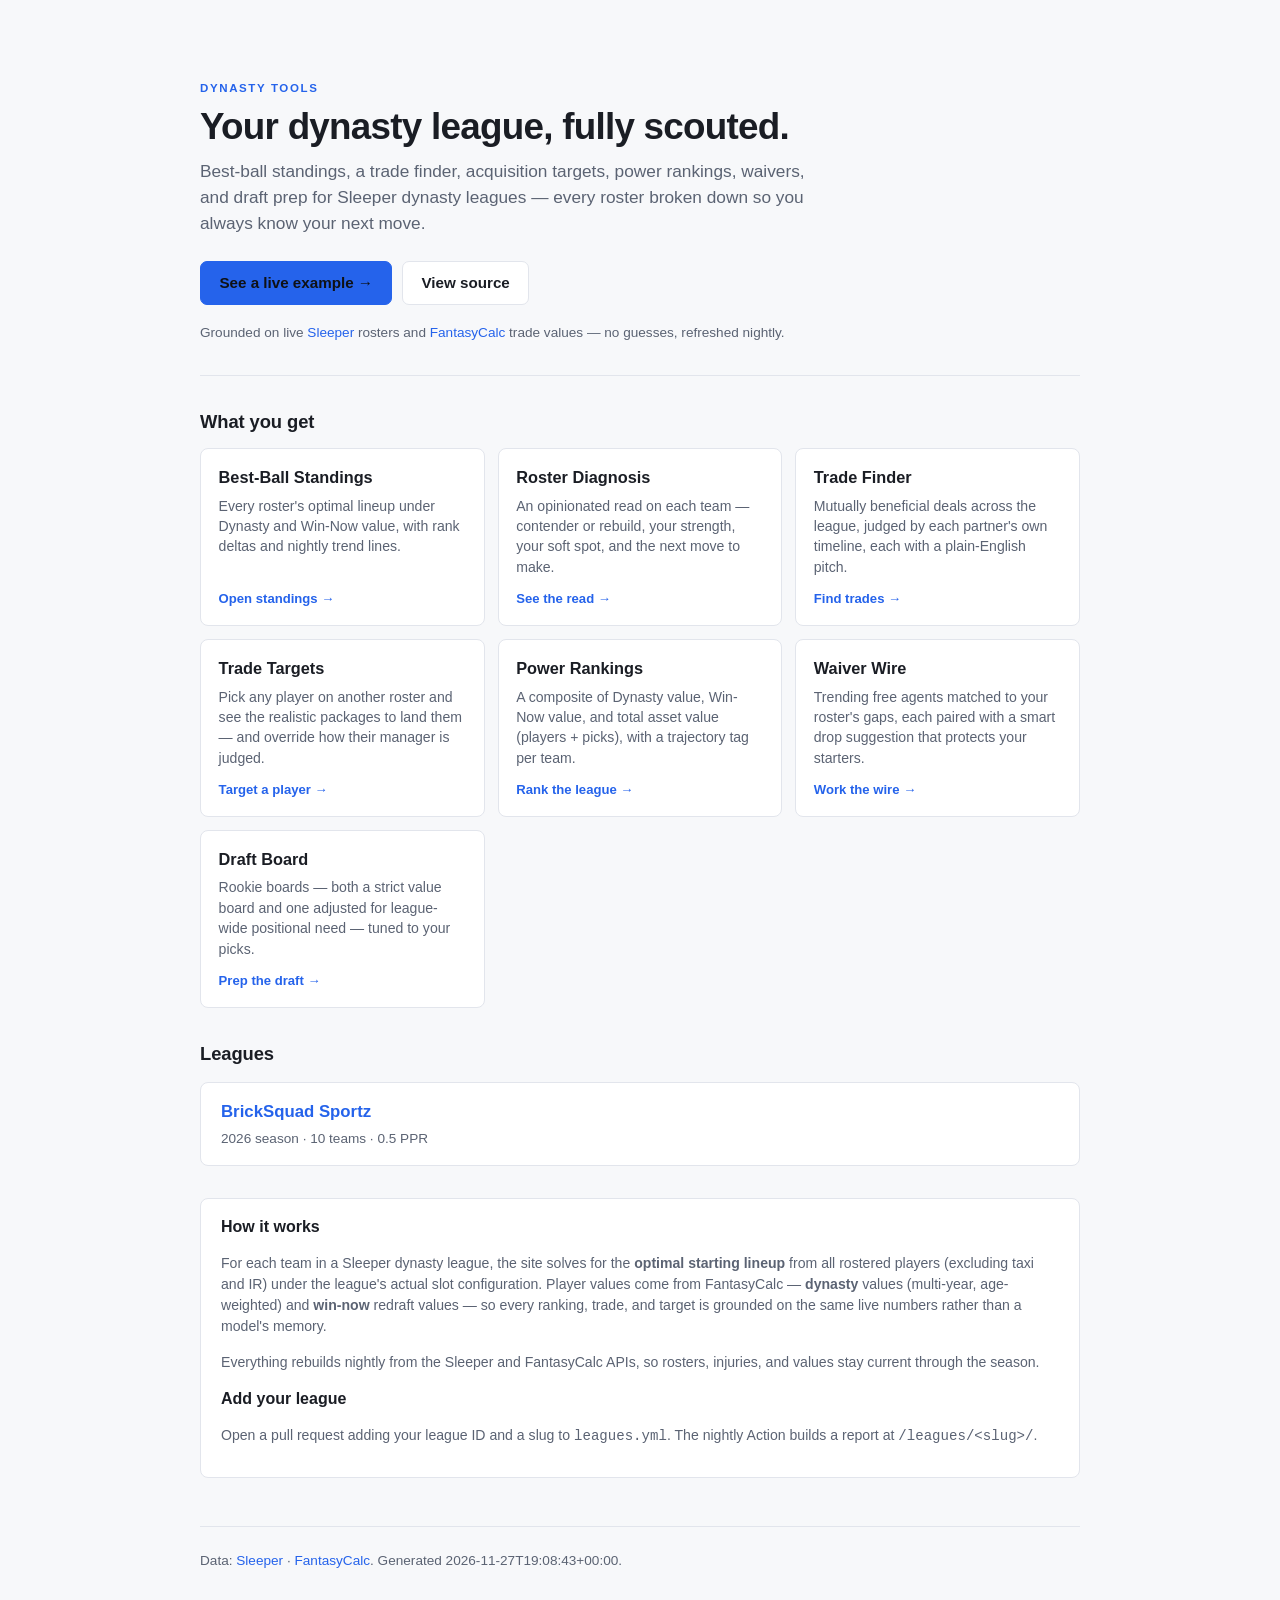
<file: docs/index.html>
<!doctype html>
<html lang="en">
<head>
  <meta charset="utf-8">
  <meta name="viewport" content="width=device-width,initial-scale=1">
  <title>Dynasty Tools — scouting for Sleeper dynasty leagues</title>
<meta property="og:type" content="website">
<meta property="og:site_name" content="Dynasty Tools">
<meta property="og:title" content="Dynasty Tools">
<meta property="og:description" content="Best-ball standings, trade finder, acquisition targets, power rankings, waivers, and draft prep for Sleeper dynasty leagues. Grounded on live data, refreshed nightly.">
<meta property="og:image" content="https://stephenmsoward-cmd.github.io/Stephen-dynasty-football-assistant/og.png">
<meta property="og:url" content="https://stephenmsoward-cmd.github.io/Stephen-dynasty-football-assistant/">
<meta name="twitter:card" content="summary_large_image">
<meta name="twitter:title" content="Dynasty Tools">
<meta name="twitter:description" content="Best-ball standings, trade finder, acquisition targets, power rankings, waivers, and draft prep for Sleeper dynasty leagues. Grounded on live data, refreshed nightly.">
<meta name="twitter:image" content="https://stephenmsoward-cmd.github.io/Stephen-dynasty-football-assistant/og.png">
<meta name="description" content="Best-ball standings, trade finder, acquisition targets, power rankings, waivers, and draft prep for Sleeper dynasty leagues. Grounded on live data, refreshed nightly.">  <link rel="stylesheet" href="style.css">
</head>
<body class="landing">
<div class="container">

  <section class="hero">
    <div class="hero-eyebrow">Dynasty Tools</div>
    <h1>Your dynasty league, fully scouted.</h1>
    <p class="hero-sub">
      Best-ball standings, a trade finder, acquisition targets, power rankings,
      waivers, and draft prep for Sleeper dynasty leagues — every roster broken
      down so you always know your next move.
    </p>
    <div class="hero-cta">
      <a class="btn btn-primary" href="leagues/bricksquad-sportz/">See a live example &rarr;</a>
      <a class="btn btn-secondary" href="https://github.com/stephenmsoward-cmd/Stephen-dynasty-football-assistant">View source</a>
    </div>
    <div class="trust-line">
      Grounded on live <a href="https://docs.sleeper.com">Sleeper</a> rosters and
      <a href="https://fantasycalc.com">FantasyCalc</a> trade values — no guesses,
      refreshed nightly.
    </div>
  </section>

  <h2>What you get</h2>
  <div class="feature-grid">
    <a class="feature-card" href="leagues/bricksquad-sportz/">
      <h3>Best-Ball Standings</h3>
      <p>Every roster's optimal lineup under Dynasty and Win-Now value, with rank deltas and nightly trend lines.</p>
      <span class="feature-link">Open standings &rarr;</span>
    </a>

    <a class="feature-card" href="leagues/bricksquad-sportz/rankings/">
      <h3>Roster Diagnosis</h3>
      <p>An opinionated read on each team — contender or rebuild, your strength, your soft spot, and the next move to make.</p>
      <span class="feature-link">See the read &rarr;</span>
    </a>

    <a class="feature-card" href="leagues/bricksquad-sportz/trades/">
      <h3>Trade Finder</h3>
      <p>Mutually beneficial deals across the league, judged by each partner's own timeline, each with a plain-English pitch.</p>
      <span class="feature-link">Find trades &rarr;</span>
    </a>

    <a class="feature-card" href="leagues/bricksquad-sportz/targets/">
      <h3>Trade Targets</h3>
      <p>Pick any player on another roster and see the realistic packages to land them — and override how their manager is judged.</p>
      <span class="feature-link">Target a player &rarr;</span>
    </a>

    <a class="feature-card" href="leagues/bricksquad-sportz/rankings/">
      <h3>Power Rankings</h3>
      <p>A composite of Dynasty value, Win-Now value, and total asset value (players + picks), with a trajectory tag per team.</p>
      <span class="feature-link">Rank the league &rarr;</span>
    </a>

    <a class="feature-card" href="leagues/bricksquad-sportz/waivers/">
      <h3>Waiver Wire</h3>
      <p>Trending free agents matched to your roster's gaps, each paired with a smart drop suggestion that protects your starters.</p>
      <span class="feature-link">Work the wire &rarr;</span>
    </a>

    <a class="feature-card" href="leagues/bricksquad-sportz/draft/">
      <h3>Draft Board</h3>
      <p>Rookie boards — both a strict value board and one adjusted for league-wide positional need — tuned to your picks.</p>
      <span class="feature-link">Prep the draft &rarr;</span>
    </a>
  </div>

  <h2>Leagues</h2>
  <ul class="league-list">
    <li>
      <a href="leagues/bricksquad-sportz/">BrickSquad Sportz</a>
      <div class="meta">
        2026 season &middot; 10 teams &middot; 0.5 PPR
      </div>
    </li>
  </ul>

  <div class="methodology">
    <h3>How it works</h3>
    <p>
      For each team in a Sleeper dynasty league, the site solves for the
      <strong>optimal starting lineup</strong> from all rostered players
      (excluding taxi and IR) under the league's actual slot configuration.
      Player values come from FantasyCalc — <strong>dynasty</strong> values
      (multi-year, age-weighted) and <strong>win-now</strong> redraft values —
      so every ranking, trade, and target is grounded on the same live numbers
      rather than a model's memory.
    </p>
    <p>
      Everything rebuilds nightly from the Sleeper and FantasyCalc APIs, so
      rosters, injuries, and values stay current through the season.
    </p>
    <h3>Add your league</h3>
    <p>
      Open a pull request adding your league ID and a slug to
      <code>leagues.yml</code>. The nightly Action builds a report at
      <code>/leagues/&lt;slug&gt;/</code>.
    </p>
  </div>

  <footer class="site">
    Data: <a href="https://docs.sleeper.com">Sleeper</a> &middot;
    <a href="https://fantasycalc.com">FantasyCalc</a>.
    Generated 2026-11-27T19:08:43+00:00.
  </footer>
</div>
</body>
</html>
</file>
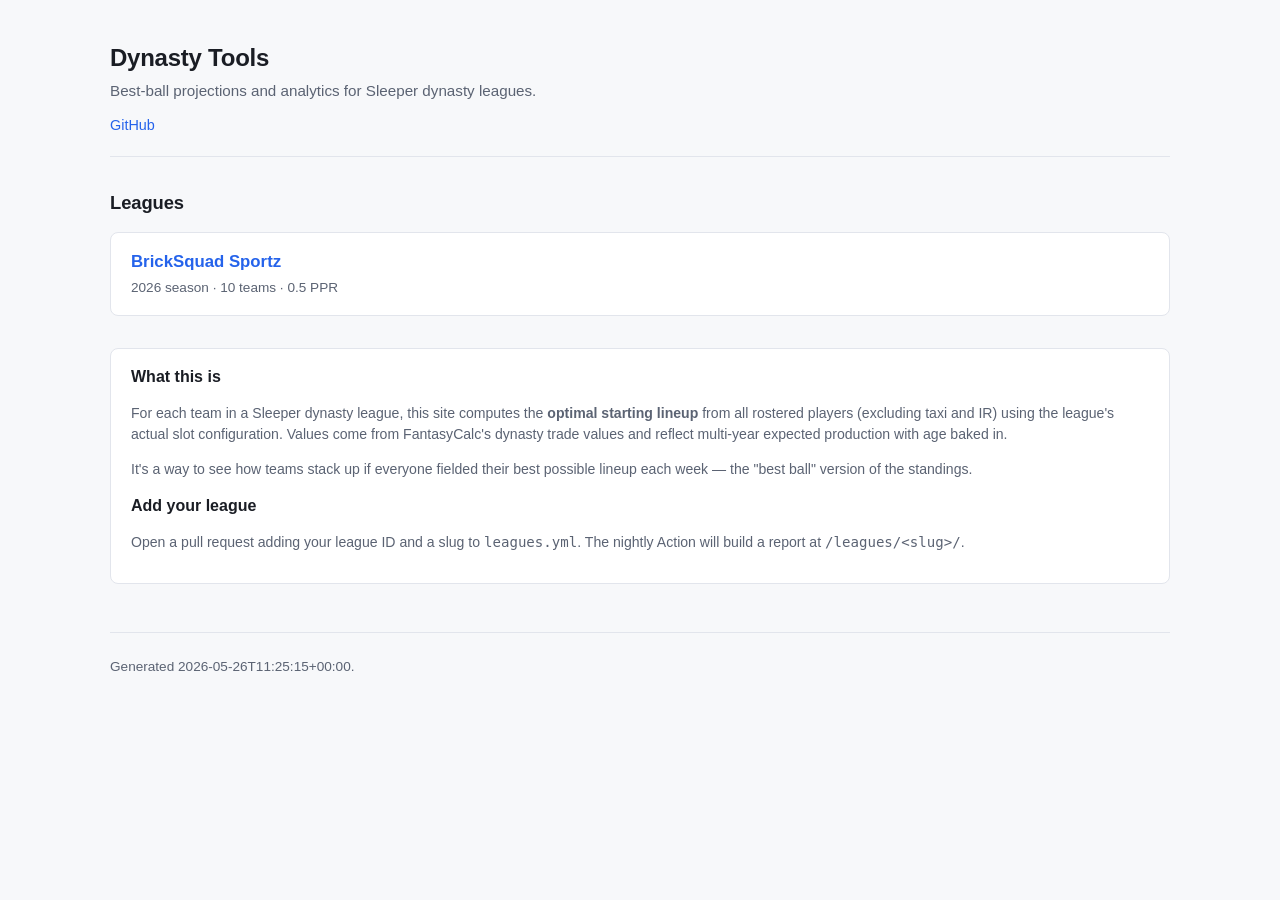
<file: site/index.html>
<!doctype html>
<html lang="en">
<head>
  <meta charset="utf-8">
  <meta name="viewport" content="width=device-width,initial-scale=1">
  <title>Dynasty Tools</title>
<meta property="og:type" content="website">
<meta property="og:site_name" content="Dynasty Tools">
<meta property="og:title" content="Dynasty Tools">
<meta property="og:description" content="Best-ball projections, trade analytics, draft boards, and waiver wire for Sleeper dynasty leagues. Refreshed nightly.">
<meta property="og:image" content="https://stephenmsoward-cmd.github.io/Stephen-dynasty-football-assistant/og.png">
<meta property="og:url" content="https://stephenmsoward-cmd.github.io/Stephen-dynasty-football-assistant/">
<meta name="twitter:card" content="summary_large_image">
<meta name="twitter:title" content="Dynasty Tools">
<meta name="twitter:description" content="Best-ball projections, trade analytics, draft boards, and waiver wire for Sleeper dynasty leagues. Refreshed nightly.">
<meta name="twitter:image" content="https://stephenmsoward-cmd.github.io/Stephen-dynasty-football-assistant/og.png">
<meta name="description" content="Best-ball projections, trade analytics, draft boards, and waiver wire for Sleeper dynasty leagues. Refreshed nightly.">  <link rel="stylesheet" href="style.css">
</head>
<body>
<div class="container">
  <header class="site">
    <h1>Dynasty Tools</h1>
    <div class="tagline">Best-ball projections and analytics for Sleeper dynasty leagues.</div>
    <nav>
      <a href="https://github.com/stephenmsoward-cmd/Stephen-dynasty-football-assistant">GitHub</a>
    </nav>
  </header>

  <h2>Leagues</h2>
  <ul class="league-list">
    <li>
      <a href="leagues/bricksquad-sportz/">BrickSquad Sportz</a>
      <div class="meta">
        2026 season &middot; 10 teams &middot; 0.5 PPR
      </div>
    </li>
  </ul>

  <div class="methodology">
    <h3>What this is</h3>
    <p>
      For each team in a Sleeper dynasty league, this site computes the
      <strong>optimal starting lineup</strong> from all rostered players (excluding taxi and IR)
      using the league's actual slot configuration. Values come from FantasyCalc's dynasty
      trade values and reflect multi-year expected production with age baked in.
    </p>
    <p>
      It's a way to see how teams stack up if everyone fielded their best possible lineup
      each week — the "best ball" version of the standings.
    </p>
    <h3>Add your league</h3>
    <p>
      Open a pull request adding your league ID and a slug to
      <code>leagues.yml</code>. The nightly Action will build a report at
      <code>/leagues/&lt;slug&gt;/</code>.
    </p>
  </div>

  <footer class="site">
    Generated 2026-05-26T11:25:15+00:00.
  </footer>
</div>
</body>
</html>
</file>
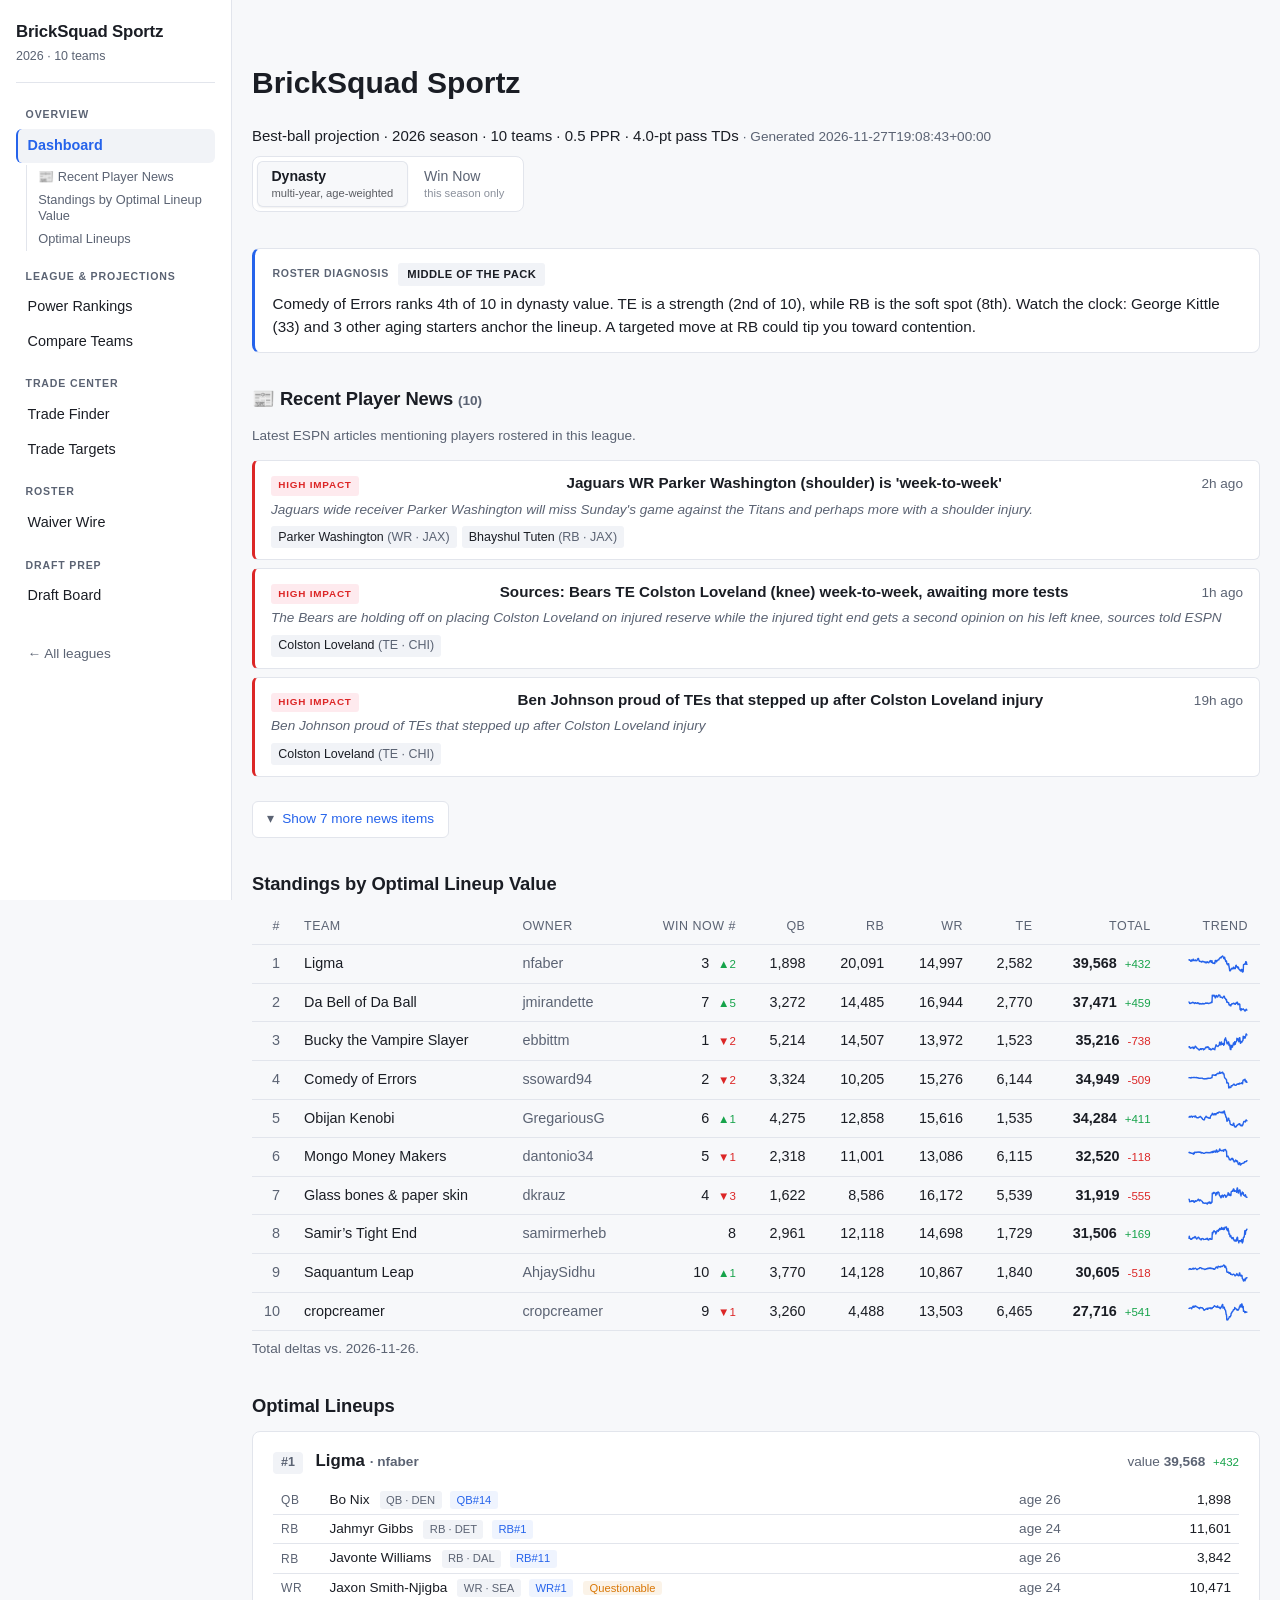
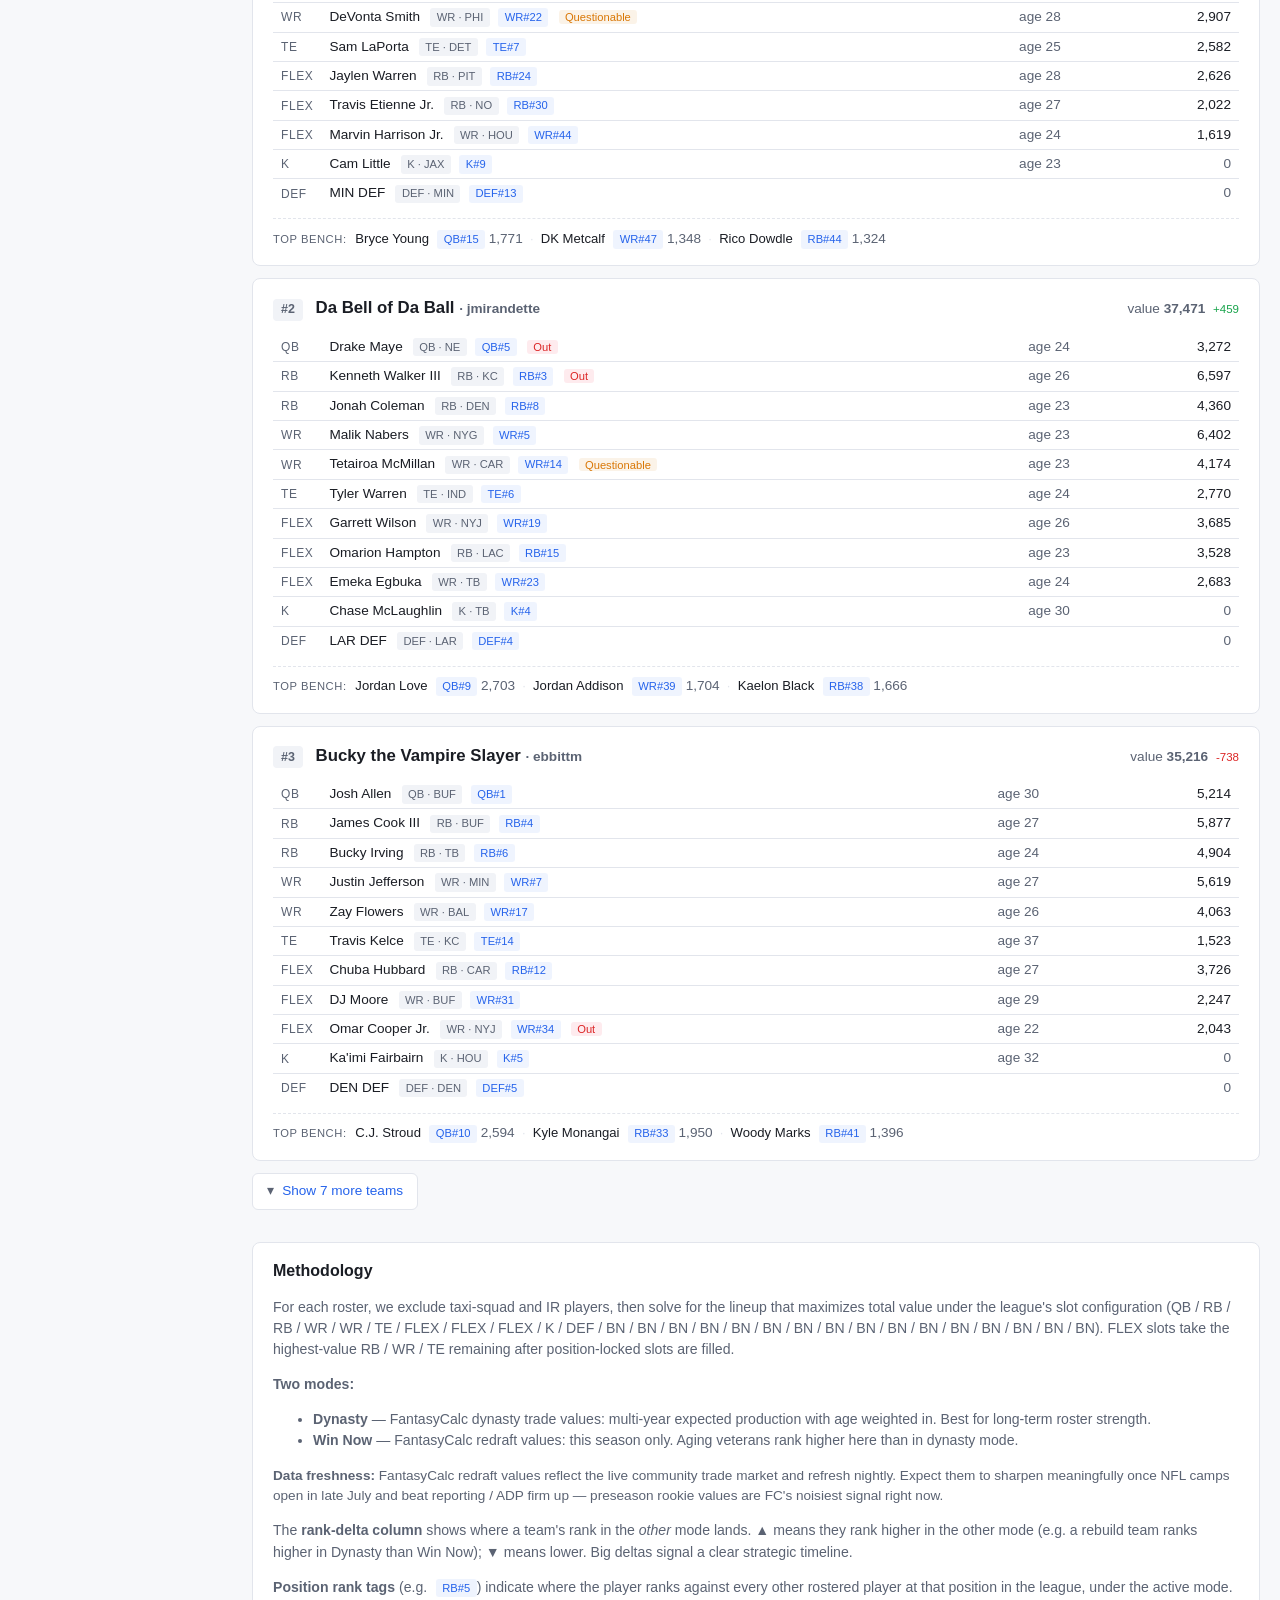
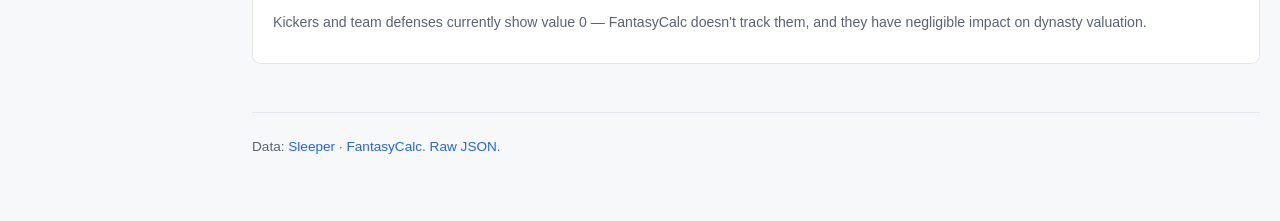
<file: docs/leagues/bricksquad-sportz/index.html>
<!doctype html>
<html lang="en">
<head>
  <meta charset="utf-8">
  <meta name="viewport" content="width=device-width,initial-scale=1">
  <title>BrickSquad Sportz — Best Ball Projection</title>
<meta property="og:type" content="website">
<meta property="og:site_name" content="Dynasty Tools">
<meta property="og:title" content="BrickSquad Sportz — Best-Ball Standings">
<meta property="og:description" content="2026 season · 10 teams · Dynasty + Win-Now optimal lineups, rank deltas, and trends.">
<meta property="og:image" content="https://stephenmsoward-cmd.github.io/Stephen-dynasty-football-assistant/og.png">
<meta property="og:url" content="https://stephenmsoward-cmd.github.io/Stephen-dynasty-football-assistant/leagues/bricksquad-sportz/">
<meta name="twitter:card" content="summary_large_image">
<meta name="twitter:title" content="BrickSquad Sportz — Best-Ball Standings">
<meta name="twitter:description" content="2026 season · 10 teams · Dynasty + Win-Now optimal lineups, rank deltas, and trends.">
<meta name="twitter:image" content="https://stephenmsoward-cmd.github.io/Stephen-dynasty-football-assistant/og.png">
<meta name="description" content="2026 season · 10 teams · Dynasty + Win-Now optimal lineups, rank deltas, and trends.">  <link rel="stylesheet" href="../../style.css">
</head>
<body class="mode-dynasty">
<div class="layout">
<nav class="sidebar" aria-label="Site navigation">
  <div class="sidebar-brand">
    <a href="">BrickSquad Sportz</a>
    <div class="sidebar-sub">2026 &middot; 10 teams</div>
  </div>

  <div class="nav-group">
    <div class="nav-group-label">Overview</div>
    <a href="" class="nav-link active">Dashboard</a>
  </div>

  <div class="nav-group">
    <div class="nav-group-label">League &amp; Projections</div>
    <a href="rankings/" class="nav-link ">Power Rankings</a>
    <a href="compare/" class="nav-link ">Compare Teams</a>
  </div>

  <div class="nav-group">
    <div class="nav-group-label">Trade Center</div>
    <a href="trades/" class="nav-link ">Trade Finder</a>
    <a href="targets/" class="nav-link ">Trade Targets</a>
  </div>

  <div class="nav-group">
    <div class="nav-group-label">Roster</div>
    <a href="waivers/" class="nav-link ">Waiver Wire</a>
  </div>

  <div class="nav-group">
    <div class="nav-group-label">Draft Prep</div>
    <a href="draft/" class="nav-link ">Draft Board</a>
  </div>

  <div class="nav-group nav-group-footer">
    <a href="../../" class="nav-link nav-back">&larr; All leagues</a>
  </div>
</nav><main class="content">
<div class="container">
  <header class="page-header">
    <h1>BrickSquad Sportz</h1>
    <div class="tagline">
      Best-ball projection &middot; 2026 season &middot;
      10 teams &middot; 0.5 PPR &middot;
      4.0-pt pass TDs
      <span class="muted small">&middot; Generated 2026-11-27T19:08:43+00:00</span>
    </div>
  </header>

  <div class="mode-toggle" role="tablist" aria-label="Value mode">
    <button data-mode="dynasty" class="active" role="tab" aria-selected="true">
      Dynasty
      <span class="mode-desc">multi-year, age-weighted</span>
    </button>
    <button data-mode="winnow" role="tab" aria-selected="false">
      Win Now
      <span class="mode-desc">this season only</span>
    </button>
  </div>

  <section class="diagnosis-card">
    <div class="diagnosis-head">
      <span class="diagnosis-label">Roster diagnosis</span>
      <span class="direction-badge direction-balanced">Middle of the pack</span>
    </div>
    <p class="diagnosis-summary">Comedy of Errors ranks 4th of 10 in dynasty value. TE is a strength (2nd of 10), while RB is the soft spot (8th). Watch the clock: George Kittle (33) and 3 other aging starters anchor the lineup. A targeted move at RB could tip you toward contention.</p>
  </section>


  <h2>📰 Recent Player News <span class="muted small">(10)</span></h2>
  <p class="muted small">
    Latest ESPN articles mentioning players rostered in this league.
  </p>


  <ul class="news-list">
  <li class="news-item news-high-impact">
    <div class="news-headline">
<span class="impact-badge" title="High-impact news likely to move player value (score 36)">HIGH IMPACT</span><a href="https://www.espn.com/nfl/story/_/id/50612050/jaguars-wr-parker-washington-shoulder-week-week" target="_blank" rel="noopener">Jaguars WR Parker Washington (shoulder) is 'week-to-week'</a>
      <span class="muted small news-age">
2h ago
      </span>
    </div>
<div class="muted small news-desc">Jaguars wide receiver Parker Washington will miss Sunday's game against the Titans and perhaps more with a shoulder injury.</div>    <div class="news-players">
      <span class="news-player-tag">
        Parker Washington
        <span class="muted">(WR · JAX)</span>
      </span>
      <span class="news-player-tag">
        Bhayshul Tuten
        <span class="muted">(RB · JAX)</span>
      </span>
    </div>
  </li>
  <li class="news-item news-high-impact">
    <div class="news-headline">
<span class="impact-badge" title="High-impact news likely to move player value (score 30)">HIGH IMPACT</span><a href="https://www.espn.com/nfl/story/_/id/50612564/sources-bears-expected-place-te-colston-loveland-knee-ir" target="_blank" rel="noopener">Sources: Bears TE Colston Loveland (knee) week-to-week, awaiting more tests</a>
      <span class="muted small news-age">
1h ago
      </span>
    </div>
<div class="muted small news-desc">The Bears are holding off on placing Colston Loveland on injured reserve while the injured tight end gets a second opinion on his left knee, sources told ESPN</div>    <div class="news-players">
      <span class="news-player-tag">
        Colston Loveland
        <span class="muted">(TE · CHI)</span>
      </span>
    </div>
  </li>
  <li class="news-item news-high-impact">
    <div class="news-headline">
<span class="impact-badge" title="High-impact news likely to move player value (score 30)">HIGH IMPACT</span><a href="https://www.espn.com/video/clip/_/id/50607202/ben-johnson-proud-tes-stepped-colston-loveland-injury" target="_blank" rel="noopener">Ben Johnson proud of TEs that stepped up after Colston Loveland injury</a>
      <span class="muted small news-age">
19h ago
      </span>
    </div>
<div class="muted small news-desc">Ben Johnson proud of TEs that stepped up after Colston Loveland injury</div>    <div class="news-players">
      <span class="news-player-tag">
        Colston Loveland
        <span class="muted">(TE · CHI)</span>
      </span>
    </div>
  </li>
  </ul>
  <details class="reveal-more">
    <summary>Show 7 more news items</summary>
    <ul class="news-list">
  <li class="news-item ">
    <div class="news-headline">
<a href="https://www.espn.com/video/clip/_/id/50612051/what-jaguars-do-parker-washington-week-week" target="_blank" rel="noopener">What will Jaguars do with Parker Washington out week-to-week?</a>
      <span class="muted small news-age">
3h ago
      </span>
    </div>
<div class="muted small news-desc">What will Jaguars do with Parker Washington out week-to-week?</div>    <div class="news-players">
      <span class="news-player-tag">
        Parker Washington
        <span class="muted">(WR · JAX)</span>
      </span>
    </div>
  </li>
  <li class="news-item ">
    <div class="news-headline">
<a href="https://www.espn.com/nfl/story/_/id/50595313/pat-surtain-ii-jaylen-waddle-broncos-alabama-best-friends" target="_blank" rel="noopener">Best friends Pat Surtain II, Jaylen Waddle ecstatic about reuniting on Broncos</a>
      <span class="muted small news-age">
4h ago
      </span>
    </div>
<div class="muted small news-desc">Surtain and Waddle bonded immediately at Alabama six years ago and have embraced the chance to play together again in Denver on a team with Super Bowl hopes.</div>    <div class="news-players">
      <span class="news-player-tag">
        Jaylen Waddle
        <span class="muted">(WR · DEN)</span>
      </span>
    </div>
  </li>
  <li class="news-item ">
    <div class="news-headline">
<a href="https://www.espn.com/fantasy/football/story/_/id/40699880/fantasy-football-injuries-position-battles-nfl-news-analysis" target="_blank" rel="noopener">Fantasy buzz: Joe Milton, Jahmyr Gibbs served up a fantasy feast on Thanksgiving</a>
      <span class="muted small news-age">
5h ago
      </span>
    </div>
<div class="muted small news-desc">What a fantasy football feast we saw on Thursday! Adam Rank breaks it all down.</div>    <div class="news-players">
      <span class="news-player-tag">
        Khalil Shakir
        <span class="muted">(WR · BUF)</span>
      </span>
      <span class="news-player-tag">
        Caleb Douglas
        <span class="muted">(WR · MIA)</span>
      </span>
      <span class="news-player-tag">
        Travis Etienne Jr.
        <span class="muted">(RB · NO)</span>
      </span>
      <span class="news-player-tag">
        D'Andre Swift
        <span class="muted">(RB · CHI)</span>
      </span>
      <span class="news-player-tag">
        Jordyn Tyson
        <span class="muted">(WR · NO)</span>
      </span>
      <span class="news-player-tag">
        Tony Pollard
        <span class="muted">(RB · TEN)</span>
      </span>
      <span class="news-player-tag">
        Josh Downs
        <span class="muted">(WR · KC)</span>
      </span>
      <span class="news-player-tag">
        Saquon Barkley
        <span class="muted">(RB · PHI)</span>
      </span>
      <span class="news-player-tag">
        DeVonta Smith
        <span class="muted">(WR · PHI)</span>
      </span>
      <span class="news-player-tag">
        Zay Flowers
        <span class="muted">(WR · BAL)</span>
      </span>
      <span class="news-player-tag">
        Breece Hall
        <span class="muted">(RB · NYJ)</span>
      </span>
      <span class="news-player-tag">
        Ladd McConkey
        <span class="muted">(WR · LAC)</span>
      </span>
      <span class="news-player-tag">
        Omarion Hampton
        <span class="muted">(RB · LAC)</span>
      </span>
      <span class="news-player-tag">
        Jonah Coleman
        <span class="muted">(RB · DEN)</span>
      </span>
      <span class="news-player-tag">
        Ashton Jeanty
        <span class="muted">(RB · LV)</span>
      </span>
      <span class="news-player-tag">
        Cam Skattebo
        <span class="muted">(RB · NYG)</span>
      </span>
      <span class="news-player-tag">
        Bhayshul Tuten
        <span class="muted">(RB · JAX)</span>
      </span>
      <span class="news-player-tag">
        Mike Evans
        <span class="muted">(WR · SF)</span>
      </span>
      <span class="news-player-tag">
        Antonio Williams
        <span class="muted">(WR · WAS)</span>
      </span>
      <span class="news-player-tag">
        Jacory Croskey-Merritt
        <span class="muted">(RB · WAS)</span>
      </span>
      <span class="news-player-tag">
        Jayden Daniels
        <span class="muted">(QB · WAS)</span>
      </span>
      <span class="news-player-tag">
        Ja'Marr Chase
        <span class="muted">(WR · CIN)</span>
      </span>
      <span class="news-player-tag">
        Tee Higgins
        <span class="muted">(WR · CIN)</span>
      </span>
      <span class="news-player-tag">
        Joe Burrow
        <span class="muted">(QB · CIN)</span>
      </span>
      <span class="news-player-tag">
        Samaje Perine
        <span class="muted">(RB · CIN)</span>
      </span>
      <span class="news-player-tag">
        Chase Brown
        <span class="muted">(RB · CIN)</span>
      </span>
      <span class="news-player-tag">
        Mike Gesicki
        <span class="muted">(TE · CIN)</span>
      </span>
      <span class="news-player-tag">
        Chig Okonkwo
        <span class="muted">(TE · WAS)</span>
      </span>
      <span class="news-player-tag">
        Stefon Diggs
        <span class="muted">(WR · WAS)</span>
      </span>
      <span class="news-player-tag">
        Rome Odunze
        <span class="muted">(WR · CHI)</span>
      </span>
      <span class="news-player-tag">
        Justin Herbert
        <span class="muted">(QB · LAC)</span>
      </span>
      <span class="news-player-tag">
        Denzel Boston
        <span class="muted">(WR · CLE)</span>
      </span>
      <span class="news-player-tag">
        Jahmyr Gibbs
        <span class="muted">(RB · DET)</span>
      </span>
      <span class="news-player-tag">
        Javonte Williams
        <span class="muted">(RB · DAL)</span>
      </span>
      <span class="news-player-tag">
        Josh Allen
        <span class="muted">(QB · BUF)</span>
      </span>
      <span class="news-player-tag">
        Emmett Johnson
        <span class="muted">(RB · KC)</span>
      </span>
    </div>
  </li>
  <li class="news-item ">
    <div class="news-headline">
<a href="https://www.espn.com/nfl/story/_/id/50609968/rashee-rice-chiefs-believe-caught-pivotal-3rd-pass" target="_blank" rel="noopener">Rashee Rice, Chiefs believe he caught pivotal 3rd-down pass late vs. Bills</a>
      <span class="muted small news-age">
5h ago
      </span>
    </div>
<div class="muted small news-desc">WR Rashee Rice -- along with several members of the Chiefs -- felt he caught the ball on a pivotal third-down pass with less than two minutes left at the Bills.</div>    <div class="news-players">
      <span class="news-player-tag">
        Rashee Rice
        <span class="muted">(WR · KC)</span>
      </span>
    </div>
  </li>
  <li class="news-item ">
    <div class="news-headline">
<a href="https://www.espn.com/nfl/story/_/id/50582755/san-francisco-49ers-nfc-west-playoffs-seeding" target="_blank" rel="noopener">Can the 49ers lock up the NFC West after exceeding preseason expectations?</a>
      <span class="muted small news-age">
8h ago
      </span>
    </div>
<div class="muted small news-desc">The 49ers are 9-1, and two of their next three games are against the Seahawks (6-4) and Rams (7-4) at home.</div>    <div class="news-players">
      <span class="news-player-tag">
        Brock Purdy
        <span class="muted">(QB · SF)</span>
      </span>
    </div>
  </li>
  <li class="news-item ">
    <div class="news-headline">
<a href="https://www.espn.com/nfl/story/_/id/50609813/bills-qb-josh-allen-struggles-vs-chiefs-grossest-conditions" target="_blank" rel="noopener">Bills QB Josh Allen struggles vs. Chiefs in 'grossest' conditions</a>
      <span class="muted small news-age">
11h ago
      </span>
    </div>
<div class="muted small news-desc">The Bills won their 10th game of the season Thursday vs. the Chiefs, but QB Josh Allen struggled in the weather, passing for only 81 yards.</div>    <div class="news-players">
      <span class="news-player-tag">
        Josh Allen
        <span class="muted">(QB · BUF)</span>
      </span>
    </div>
  </li>
  <li class="news-item ">
    <div class="news-headline">
<a href="https://www.espn.com/video/clip/_/id/50609218/game-highlight" target="_blank" rel="noopener">Kansas City Chiefs vs. Buffalo Bills: Game Highlight</a>
      <span class="muted small news-age">
13h ago
      </span>
    </div>
<div class="muted small news-desc">Kansas City Chiefs vs. Buffalo Bills: Game Highlight</div>    <div class="news-players">
      <span class="news-player-tag">
        James Cook III
        <span class="muted">(RB · BUF)</span>
      </span>
      <span class="news-player-tag">
        Emmett Johnson
        <span class="muted">(RB · KC)</span>
      </span>
    </div>
  </li>
    </ul>
  </details>

  <h2>Standings by Optimal Lineup Value</h2>
  <div class="dynasty-only">
      <table class="standings">
    <thead>
      <tr>
        <th class="num">#</th>
        <th>Team</th>
        <th class="hide-mobile">Owner</th>
        <th class="num" title="Rank under Win Now mode">Win Now #</th>
        <th class="num hide-mobile">QB</th>
        <th class="num hide-mobile">RB</th>
        <th class="num hide-mobile">WR</th>
        <th class="num hide-mobile">TE</th>
        <th class="num">Total</th>
        <th class="num hide-mobile" title="Daily value history">Trend</th>
      </tr>
    </thead>
    <tbody>
      <tr>
        <td class="num rank">1</td>
        <td>Ligma</td>
        <td class="muted hide-mobile">nfaber</td>
        <td class="num">
          3
          <span class="delta up" title="Rises 2 ranks in Dynasty mode (vs #3 in Win Now)">▲2</span>
        </td>
        <td class="num hide-mobile">1,898</td>
        <td class="num hide-mobile">20,091</td>
        <td class="num hide-mobile">14,997</td>
        <td class="num hide-mobile">2,582</td>
        <td class="num">
          <strong>39,568</strong>
          <span class="prev-delta up">
            +432
          </span>
        </td>
        <td class="num hide-mobile sparkline-cell" title="185 day(s) of history">
          <svg class="sparkline" viewBox="0 0 60 18" width="60" height="18"><polyline points="1.0,4.9 1.3,4.7 1.6,5.2 1.9,5.2 2.3,5.2 2.6,5.9 2.9,6.2 3.2,6.2 3.5,5.0 3.8,5.0 4.2,5.7 4.5,5.7 4.8,5.2 5.1,4.1 5.4,4.1 5.7,5.5 6.0,5.4 6.4,5.4 6.7,5.6 7.0,5.4 7.3,5.0 7.6,5.0 7.9,5.7 8.2,5.7 8.6,5.6 8.9,5.6 9.2,5.0 9.5,3.9 9.8,3.9 10.1,3.4 10.5,3.4 10.8,5.1 11.1,5.1 11.4,6.4 11.7,6.4 12.0,6.4 12.3,6.6 12.7,6.6 13.0,6.4 13.3,6.4 13.6,7.1 13.9,6.8 14.2,6.8 14.6,6.3 14.9,6.6 15.2,6.6 15.5,6.8 15.8,6.5 16.1,6.7 16.4,6.7 16.8,7.2 17.1,7.7 17.4,7.7 17.7,6.9 18.0,7.2 18.3,7.7 18.7,7.7 19.0,6.7 19.3,6.7 19.6,7.3 19.9,7.3 20.2,7.2 20.5,7.7 20.9,7.7 21.2,6.9 21.5,6.9 21.8,6.0 22.1,6.0 22.4,5.5 22.8,6.7 23.1,6.7 23.4,7.4 23.7,5.7 24.0,5.7 24.3,7.0 24.6,7.9 25.0,8.4 25.3,8.4 25.6,8.4 25.9,7.9 26.2,7.9 26.5,8.5 26.8,8.6 27.2,5.5 27.5,5.5 27.8,5.6 28.1,5.7 28.4,6.7 28.7,6.7 29.1,5.4 29.4,5.2 29.7,5.2 30.0,5.2 30.3,4.8 30.6,4.8 30.9,4.8 31.3,3.4 31.6,3.3 31.9,3.3 32.2,2.5 32.5,2.5 32.8,2.9 33.2,2.9 33.5,1.6 33.8,1.9 34.1,1.9 34.4,1.0 34.7,1.0 35.0,1.9 35.4,1.9 35.7,3.3 36.0,3.7 36.3,3.7 36.6,2.1 36.9,4.2 37.2,4.2 37.6,6.2 37.9,6.5 38.2,6.0 38.5,6.0 38.8,8.7 39.1,8.5 39.5,9.8 39.8,9.8 40.1,9.6 40.4,8.8 40.7,8.8 41.0,11.7 41.3,13.0 41.7,15.7 42.0,15.0 42.3,15.8 42.6,14.9 42.9,14.9 43.2,13.7 43.6,13.7 43.9,13.2 44.2,13.2 44.5,13.9 44.8,13.9 45.1,13.9 45.4,12.3 45.8,12.3 46.1,13.2 46.4,13.2 46.7,13.7 47.0,13.6 47.3,13.6 47.7,10.8 48.0,10.3 48.3,10.3 48.6,11.8 48.9,12.1 49.2,11.7 49.5,11.7 49.9,13.0 50.2,12.3 50.5,12.3 50.8,13.8 51.1,14.4 51.4,14.6 51.8,14.6 52.1,15.5 52.4,15.8 52.7,15.8 53.0,16.1 53.3,14.5 53.6,14.5 54.0,14.5 54.3,16.9 54.6,17.0 54.9,17.0 55.2,16.5 55.5,9.7 55.8,9.4 56.2,9.4 56.5,9.0 56.8,9.3 57.1,9.3 57.4,8.8 57.7,6.6 58.1,7.0 58.4,7.0 58.7,9.4 59.0,9.4" fill="none" stroke="currentColor" stroke-width="1.4" stroke-linejoin="round" stroke-linecap="round"/></svg>
        </td>
      </tr>
      <tr>
        <td class="num rank">2</td>
        <td>Da Bell of Da Ball</td>
        <td class="muted hide-mobile">jmirandette</td>
        <td class="num">
          7
          <span class="delta up" title="Rises 5 ranks in Dynasty mode (vs #7 in Win Now)">▲5</span>
        </td>
        <td class="num hide-mobile">3,272</td>
        <td class="num hide-mobile">14,485</td>
        <td class="num hide-mobile">16,944</td>
        <td class="num hide-mobile">2,770</td>
        <td class="num">
          <strong>37,471</strong>
          <span class="prev-delta up">
            +459
          </span>
        </td>
        <td class="num hide-mobile sparkline-cell" title="185 day(s) of history">
          <svg class="sparkline" viewBox="0 0 60 18" width="60" height="18"><polyline points="1.0,8.1 1.3,8.4 1.6,9.3 1.9,9.5 2.3,9.5 2.6,9.0 2.9,9.2 3.2,9.2 3.5,8.8 3.8,8.8 4.2,8.7 4.5,8.7 4.8,8.2 5.1,8.6 5.4,8.6 5.7,8.9 6.0,9.1 6.4,9.1 6.7,9.5 7.0,8.9 7.3,8.7 7.6,8.7 7.9,9.1 8.2,9.1 8.6,9.4 8.9,9.4 9.2,9.5 9.5,8.8 9.8,8.8 10.1,9.0 10.5,9.0 10.8,9.7 11.1,9.7 11.4,10.0 11.7,9.4 12.0,9.4 12.3,9.7 12.7,9.7 13.0,10.1 13.3,10.1 13.6,9.8 13.9,9.6 14.2,9.6 14.6,9.4 14.9,10.0 15.2,10.0 15.5,9.5 15.8,9.7 16.1,9.8 16.4,9.8 16.8,9.7 17.1,9.3 17.4,9.3 17.7,8.9 18.0,9.4 18.3,9.4 18.7,9.4 19.0,8.9 19.3,8.9 19.6,9.2 19.9,9.2 20.2,9.2 20.5,9.5 20.9,9.5 21.2,9.2 21.5,9.2 21.8,9.1 22.1,9.1 22.4,8.9 22.8,8.8 23.1,8.8 23.4,8.1 23.7,8.5 24.0,8.5 24.3,1.1 24.6,1.5 25.0,2.0 25.3,2.0 25.6,1.1 25.9,1.3 26.2,1.3 26.5,2.4 26.8,2.4 27.2,3.8 27.5,3.8 27.8,2.5 28.1,1.5 28.4,1.6 28.7,1.6 29.1,2.8 29.4,3.0 29.7,3.0 30.0,2.2 30.3,1.9 30.6,1.0 30.9,1.0 31.3,1.3 31.6,1.3 31.9,1.3 32.2,3.2 32.5,3.2 32.8,3.1 33.2,3.1 33.5,3.1 33.8,3.4 34.1,3.4 34.4,4.1 34.7,4.1 35.0,3.1 35.4,3.1 35.7,2.3 36.0,2.1 36.3,2.1 36.6,3.3 36.9,4.4 37.2,4.4 37.6,4.7 37.9,5.7 38.2,5.5 38.5,5.5 38.8,8.2 39.1,7.7 39.5,8.2 39.8,8.2 40.1,8.7 40.4,8.6 40.7,8.6 41.0,10.9 41.3,11.0 41.7,11.0 42.0,10.7 42.3,11.8 42.6,11.8 42.9,11.8 43.2,10.4 43.6,10.4 43.9,9.6 44.2,9.6 44.5,9.6 44.8,9.8 45.1,9.8 45.4,9.1 45.8,9.1 46.1,9.5 46.4,9.5 46.7,9.8 47.0,10.3 47.3,10.3 47.7,9.6 48.0,8.9 48.3,8.9 48.6,9.3 48.9,8.2 49.2,8.3 49.5,8.3 49.9,10.6 50.2,10.6 50.5,10.6 50.8,10.0 51.1,9.8 51.4,10.2 51.8,10.2 52.1,15.5 52.4,15.2 52.7,15.2 53.0,16.5 53.3,14.6 53.6,15.6 54.0,15.6 54.3,15.1 54.6,15.2 54.9,15.2 55.2,14.8 55.5,15.3 55.8,15.7 56.2,15.7 56.5,16.5 56.8,17.0 57.1,17.0 57.4,16.7 57.7,16.2 58.1,15.2 58.4,15.2 58.7,16.1 59.0,16.1" fill="none" stroke="currentColor" stroke-width="1.4" stroke-linejoin="round" stroke-linecap="round"/></svg>
        </td>
      </tr>
      <tr>
        <td class="num rank">3</td>
        <td>Bucky the Vampire Slayer</td>
        <td class="muted hide-mobile">ebbittm</td>
        <td class="num">
          1
          <span class="delta down" title="Falls 2 ranks in Dynasty mode (vs #1 in Win Now)">▼2</span>
        </td>
        <td class="num hide-mobile">5,214</td>
        <td class="num hide-mobile">14,507</td>
        <td class="num hide-mobile">13,972</td>
        <td class="num hide-mobile">1,523</td>
        <td class="num">
          <strong>35,216</strong>
          <span class="prev-delta down">
            -738
          </span>
        </td>
        <td class="num hide-mobile sparkline-cell" title="185 day(s) of history">
          <svg class="sparkline" viewBox="0 0 60 18" width="60" height="18"><polyline points="1.0,13.9 1.3,13.6 1.6,13.7 1.9,14.7 2.3,14.7 2.6,15.3 2.9,14.7 3.2,14.7 3.5,14.8 3.8,14.8 4.2,14.1 4.5,14.1 4.8,14.9 5.1,14.2 5.4,14.2 5.7,15.6 6.0,15.0 6.4,15.0 6.7,14.6 7.0,13.6 7.3,13.1 7.6,13.1 7.9,14.0 8.2,14.0 8.6,14.9 8.9,14.9 9.2,15.4 9.5,15.4 9.8,15.4 10.1,16.3 10.5,16.3 10.8,16.8 11.1,16.8 11.4,17.0 11.7,16.3 12.0,16.3 12.3,15.7 12.7,15.7 13.0,16.5 13.3,16.5 13.6,15.6 13.9,15.7 14.2,15.7 14.6,15.6 14.9,15.7 15.2,15.7 15.5,16.8 15.8,16.6 16.1,16.3 16.4,16.3 16.8,15.9 17.1,15.1 17.4,15.1 17.7,14.1 18.0,14.8 18.3,14.3 18.7,14.3 19.0,13.8 19.3,13.8 19.6,14.6 19.9,14.6 20.2,13.9 20.5,14.4 20.9,14.4 21.2,16.4 21.5,16.4 21.8,16.4 22.1,16.4 22.4,15.8 22.8,16.9 23.1,16.9 23.4,16.7 23.7,16.3 24.0,16.3 24.3,15.8 24.6,15.5 25.0,15.5 25.3,15.5 25.6,16.0 25.9,16.3 26.2,16.3 26.5,16.6 26.8,16.7 27.2,14.1 27.5,14.1 27.8,12.7 28.1,11.7 28.4,12.9 28.7,12.9 29.1,13.1 29.4,13.2 29.7,13.2 30.0,13.5 30.3,12.9 30.6,12.4 30.9,12.4 31.3,11.8 31.6,9.2 31.9,9.2 32.2,11.9 32.5,11.9 32.8,11.8 33.2,11.8 33.5,8.9 33.8,11.0 34.1,11.0 34.4,11.3 34.7,11.3 35.0,10.5 35.4,10.5 35.7,12.4 36.0,11.5 36.3,11.5 36.6,6.9 36.9,5.9 37.2,5.9 37.6,4.8 37.9,6.8 38.2,7.3 38.5,7.3 38.8,9.8 39.1,10.8 39.5,10.7 39.8,10.7 40.1,9.1 40.4,9.0 40.7,9.0 41.0,12.5 41.3,11.2 41.7,11.2 42.0,14.2 42.3,16.3 42.6,16.6 42.9,16.6 43.2,12.5 43.6,12.5 43.9,14.2 44.2,14.2 44.5,14.1 44.8,12.0 45.1,12.0 45.4,10.0 45.8,10.0 46.1,11.7 46.4,11.7 46.7,8.6 47.0,11.2 47.3,11.2 47.7,9.0 48.0,8.9 48.3,8.9 48.6,8.0 48.9,5.3 49.2,5.9 49.5,5.9 49.9,5.8 50.2,7.5 50.5,7.5 50.8,8.7 51.1,6.6 51.4,4.6 51.8,4.6 52.1,7.7 52.4,10.2 52.7,10.2 53.0,9.7 53.3,8.7 53.6,9.1 54.0,9.1 54.3,8.0 54.6,7.6 54.9,7.6 55.2,3.3 55.5,5.7 55.8,4.2 56.2,4.2 56.5,3.7 56.8,5.0 57.1,5.0 57.4,4.0 57.7,3.2 58.1,1.0 58.4,1.0 58.7,1.9 59.0,1.9" fill="none" stroke="currentColor" stroke-width="1.4" stroke-linejoin="round" stroke-linecap="round"/></svg>
        </td>
      </tr>
      <tr>
        <td class="num rank">4</td>
        <td>Comedy of Errors</td>
        <td class="muted hide-mobile">ssoward94</td>
        <td class="num">
          2
          <span class="delta down" title="Falls 2 ranks in Dynasty mode (vs #2 in Win Now)">▼2</span>
        </td>
        <td class="num hide-mobile">3,324</td>
        <td class="num hide-mobile">10,205</td>
        <td class="num hide-mobile">15,276</td>
        <td class="num hide-mobile">6,144</td>
        <td class="num">
          <strong>34,949</strong>
          <span class="prev-delta down">
            -509
          </span>
        </td>
        <td class="num hide-mobile sparkline-cell" title="185 day(s) of history">
          <svg class="sparkline" viewBox="0 0 60 18" width="60" height="18"><polyline points="1.0,6.7 1.3,6.7 1.6,6.6 1.9,6.6 2.3,6.6 2.6,6.9 2.9,7.0 3.2,7.0 3.5,6.5 3.8,6.5 4.2,6.6 4.5,6.6 4.8,6.6 5.1,6.5 5.4,6.5 5.7,6.6 6.0,6.4 6.4,6.4 6.7,6.6 7.0,6.4 7.3,6.6 7.6,6.6 7.9,6.7 8.2,6.7 8.6,6.5 8.9,6.5 9.2,7.0 9.5,6.6 9.8,6.6 10.1,6.9 10.5,6.9 10.8,7.2 11.1,7.2 11.4,7.3 11.7,7.1 12.0,7.1 12.3,7.2 12.7,7.2 13.0,7.1 13.3,7.1 13.6,7.2 13.9,7.2 14.2,7.2 14.6,7.3 14.9,7.7 15.2,7.7 15.5,7.9 15.8,7.9 16.1,7.7 16.4,7.7 16.8,8.0 17.1,7.6 17.4,7.6 17.7,7.6 18.0,7.8 18.3,7.9 18.7,7.9 19.0,7.3 19.3,7.3 19.6,7.5 19.9,7.5 20.2,7.2 20.5,7.1 20.9,7.1 21.2,7.4 21.5,7.4 21.8,7.3 22.1,7.3 22.4,7.3 22.8,6.9 23.1,6.9 23.4,6.7 23.7,6.7 24.0,6.7 24.3,3.9 24.6,4.3 25.0,3.9 25.3,3.9 25.6,4.1 25.9,4.2 26.2,4.2 26.5,4.2 26.8,4.2 27.2,3.8 27.5,3.8 27.8,4.5 28.1,4.1 28.4,3.2 28.7,3.2 29.1,2.9 29.4,2.5 29.7,2.5 30.0,2.2 30.3,2.7 30.6,2.6 30.9,2.6 31.3,2.4 31.6,1.0 31.9,1.0 32.2,2.4 32.5,2.4 32.8,2.1 33.2,2.1 33.5,1.7 33.8,1.4 34.1,1.4 34.4,1.1 34.7,1.1 35.0,2.7 35.4,2.7 35.7,2.5 36.0,3.2 36.3,5.2 36.6,6.6 36.9,7.1 37.2,7.1 37.6,7.6 37.9,8.0 38.2,8.6 38.5,8.6 38.8,12.0 39.1,11.3 39.5,11.7 39.8,11.7 40.1,12.4 40.4,12.2 40.7,16.7 41.0,17.0 41.3,16.0 41.7,16.0 42.0,16.2 42.3,16.4 42.6,16.5 42.9,16.5 43.2,14.8 43.6,14.8 43.9,14.7 44.2,14.7 44.5,14.7 44.8,14.0 45.1,14.0 45.4,13.2 45.8,13.2 46.1,13.3 46.4,13.3 46.7,13.8 47.0,14.3 47.3,14.3 47.7,14.3 48.0,14.1 48.3,14.1 48.6,13.5 48.9,13.2 49.2,13.0 49.5,13.0 49.9,13.3 50.2,12.8 50.5,12.8 50.8,13.2 51.1,13.3 51.4,12.2 51.8,12.2 52.1,12.6 52.4,12.6 52.7,12.6 53.0,12.4 53.3,12.5 53.6,11.7 54.0,11.7 54.3,12.5 54.6,12.8 54.9,9.9 55.2,9.1 55.5,9.0 55.8,9.0 56.2,9.0 56.5,8.9 56.8,8.3 57.1,8.3 57.4,10.8 57.7,9.9 58.1,9.9 58.4,9.9 58.7,11.3 59.0,11.3" fill="none" stroke="currentColor" stroke-width="1.4" stroke-linejoin="round" stroke-linecap="round"/></svg>
        </td>
      </tr>
      <tr>
        <td class="num rank">5</td>
        <td>Obijan Kenobi</td>
        <td class="muted hide-mobile">GregariousG</td>
        <td class="num">
          6
          <span class="delta up" title="Rises 1 rank in Dynasty mode (vs #6 in Win Now)">▲1</span>
        </td>
        <td class="num hide-mobile">4,275</td>
        <td class="num hide-mobile">12,858</td>
        <td class="num hide-mobile">15,616</td>
        <td class="num hide-mobile">1,535</td>
        <td class="num">
          <strong>34,284</strong>
          <span class="prev-delta up">
            +411
          </span>
        </td>
        <td class="num hide-mobile sparkline-cell" title="185 day(s) of history">
          <svg class="sparkline" viewBox="0 0 60 18" width="60" height="18"><polyline points="1.0,7.0 1.3,6.8 1.6,6.4 1.9,7.1 2.3,7.1 2.6,6.4 2.9,6.3 3.2,6.3 3.5,6.2 3.8,6.2 4.2,7.3 4.5,7.3 4.8,6.5 5.1,6.4 5.4,6.4 5.7,6.4 6.0,6.3 6.4,6.3 6.7,6.9 7.0,6.6 7.3,6.0 7.6,6.0 7.9,7.0 8.2,7.0 8.6,7.6 8.9,7.6 9.2,7.8 9.5,7.6 9.8,7.6 10.1,7.7 10.5,7.7 10.8,7.1 11.1,7.1 11.4,7.2 11.7,6.6 12.0,6.6 12.3,6.4 12.7,6.4 13.0,7.4 13.3,7.4 13.6,8.0 13.9,8.1 14.2,8.1 14.6,9.2 14.9,9.4 15.2,9.4 15.5,9.8 15.8,9.8 16.1,9.7 16.4,9.7 16.8,8.3 17.1,7.4 17.4,7.4 17.7,6.9 18.0,6.2 18.3,6.7 18.7,6.7 19.0,7.6 19.3,7.6 19.6,7.5 19.9,7.5 20.2,7.5 20.5,8.1 20.9,8.1 21.2,8.0 21.5,8.0 21.8,8.4 22.1,8.4 22.4,6.9 22.8,5.6 23.1,5.6 23.4,5.0 23.7,4.7 24.0,4.7 24.3,3.3 24.6,4.5 25.0,4.7 25.3,4.7 25.6,3.9 25.9,4.9 26.2,4.9 26.5,3.6 26.8,3.8 27.2,3.6 27.5,3.6 27.8,4.8 28.1,4.4 28.4,3.4 28.7,3.4 29.1,2.9 29.4,2.8 29.7,2.8 30.0,3.4 30.3,2.5 30.6,2.1 30.9,2.1 31.3,2.0 31.6,2.1 31.9,2.1 32.2,2.5 32.5,2.5 32.8,2.1 33.2,2.1 33.5,2.3 33.8,2.8 34.1,2.8 34.4,1.9 34.7,1.9 35.0,2.9 35.4,2.9 35.7,1.8 36.0,1.0 36.3,1.0 36.6,2.2 36.9,4.2 37.2,4.2 37.6,5.6 37.9,7.1 38.2,7.3 38.5,7.3 38.8,10.6 39.1,11.4 39.5,10.0 39.8,10.0 40.1,9.5 40.4,8.2 40.7,8.2 41.0,10.4 41.3,10.6 41.7,10.6 42.0,13.1 42.3,14.1 42.6,14.5 42.9,14.5 43.2,14.7 43.6,14.7 43.9,15.1 44.2,15.1 44.5,15.3 44.8,14.9 45.1,14.9 45.4,13.1 45.8,13.1 46.1,16.0 46.4,16.0 46.7,15.8 47.0,17.0 47.3,17.0 47.7,16.8 48.0,16.9 48.3,16.9 48.6,16.0 48.9,15.1 49.2,15.2 49.5,15.2 49.9,14.5 50.2,14.3 50.5,14.3 50.8,13.9 51.1,14.6 51.4,13.6 51.8,13.6 52.1,14.9 52.4,15.3 52.7,15.3 53.0,15.8 53.3,15.1 53.6,15.9 54.0,15.9 54.3,15.9 54.6,14.8 54.9,14.8 55.2,13.0 55.5,12.8 55.8,11.5 56.2,11.5 56.5,11.6 56.8,11.5 57.1,11.5 57.4,12.0 57.7,10.6 58.1,10.0 58.4,10.0 58.7,10.8 59.0,10.8" fill="none" stroke="currentColor" stroke-width="1.4" stroke-linejoin="round" stroke-linecap="round"/></svg>
        </td>
      </tr>
      <tr>
        <td class="num rank">6</td>
        <td>Mongo Money Makers</td>
        <td class="muted hide-mobile">dantonio34</td>
        <td class="num">
          5
          <span class="delta down" title="Falls 1 rank in Dynasty mode (vs #5 in Win Now)">▼1</span>
        </td>
        <td class="num hide-mobile">2,318</td>
        <td class="num hide-mobile">11,001</td>
        <td class="num hide-mobile">13,086</td>
        <td class="num hide-mobile">6,115</td>
        <td class="num">
          <strong>32,520</strong>
          <span class="prev-delta down">
            -118
          </span>
        </td>
        <td class="num hide-mobile sparkline-cell" title="185 day(s) of history">
          <svg class="sparkline" viewBox="0 0 60 18" width="60" height="18"><polyline points="1.0,4.5 1.3,4.2 1.6,4.9 1.9,4.9 2.3,4.9 2.6,4.7 2.9,5.2 3.2,5.2 3.5,5.2 3.8,5.2 4.2,5.5 4.5,5.5 4.8,5.7 5.1,5.0 5.4,5.0 5.7,6.2 6.0,5.3 6.4,5.3 6.7,4.2 7.0,4.1 7.3,4.3 7.6,4.3 7.9,4.5 8.2,4.5 8.6,4.1 8.9,4.1 9.2,4.3 9.5,4.1 9.8,4.1 10.1,3.9 10.5,3.9 10.8,4.2 11.1,4.2 11.4,4.3 11.7,3.9 12.0,3.9 12.3,4.3 12.7,4.3 13.0,5.1 13.3,5.1 13.6,4.5 13.9,4.9 14.2,4.9 14.6,4.8 14.9,5.1 15.2,5.1 15.5,5.3 15.8,5.3 16.1,5.4 16.4,5.4 16.8,4.9 17.1,4.9 17.4,4.9 17.7,4.6 18.0,4.5 18.3,4.4 18.7,4.4 19.0,4.7 19.3,4.7 19.6,4.4 19.9,4.4 20.2,4.4 20.5,4.7 20.9,4.7 21.2,4.8 21.5,4.8 21.8,4.5 22.1,4.5 22.4,4.3 22.8,4.7 23.1,4.7 23.4,3.9 23.7,4.0 24.0,4.0 24.3,3.4 24.6,4.5 25.0,4.4 25.3,4.4 25.6,3.8 25.9,3.0 26.2,3.0 26.5,3.9 26.8,3.9 27.2,3.3 27.5,3.3 27.8,4.2 28.1,3.4 28.4,1.9 28.7,1.9 29.1,3.0 29.4,4.0 29.7,4.0 30.0,3.4 30.3,3.4 30.6,3.4 30.9,3.4 31.3,1.9 31.6,1.0 31.9,1.0 32.2,2.4 32.5,2.4 32.8,2.5 33.2,2.5 33.5,2.5 33.8,2.9 34.1,2.9 34.4,2.6 34.7,2.6 35.0,2.0 35.4,2.0 35.7,3.3 36.0,1.9 36.3,1.9 36.6,1.8 36.9,1.5 37.2,1.5 37.6,1.7 37.9,2.7 38.2,2.9 38.5,2.9 38.8,8.6 39.1,8.5 39.5,8.1 39.8,8.1 40.1,8.2 40.4,9.6 40.7,9.6 41.0,10.1 41.3,11.6 41.7,11.6 42.0,11.5 42.3,12.1 42.6,11.7 42.9,11.7 43.2,10.7 43.6,10.7 43.9,10.3 44.2,10.3 44.5,11.4 44.8,11.0 45.1,11.0 45.4,12.5 45.8,12.5 46.1,13.8 46.4,13.8 46.7,13.9 47.0,13.1 47.3,13.1 47.7,11.9 48.0,12.9 48.3,12.9 48.6,13.6 48.9,12.7 49.2,13.1 49.5,13.1 49.9,14.9 50.2,16.1 50.5,16.1 50.8,16.4 51.1,15.7 51.4,14.7 51.8,14.7 52.1,15.7 52.4,17.0 52.7,16.9 53.0,16.5 53.3,15.9 53.6,15.7 54.0,15.7 54.3,15.3 54.6,15.4 54.9,15.4 55.2,15.2 55.5,15.0 55.8,14.9 56.2,14.9 56.5,13.8 56.8,13.8 57.1,13.8 57.4,13.9 57.7,13.5 58.1,13.5 58.4,13.5 58.7,12.7 59.0,12.7" fill="none" stroke="currentColor" stroke-width="1.4" stroke-linejoin="round" stroke-linecap="round"/></svg>
        </td>
      </tr>
      <tr>
        <td class="num rank">7</td>
        <td>Glass bones & paper skin</td>
        <td class="muted hide-mobile">dkrauz</td>
        <td class="num">
          4
          <span class="delta down" title="Falls 3 ranks in Dynasty mode (vs #4 in Win Now)">▼3</span>
        </td>
        <td class="num hide-mobile">1,622</td>
        <td class="num hide-mobile">8,586</td>
        <td class="num hide-mobile">16,172</td>
        <td class="num hide-mobile">5,539</td>
        <td class="num">
          <strong>31,919</strong>
          <span class="prev-delta down">
            -555
          </span>
        </td>
        <td class="num hide-mobile sparkline-cell" title="185 day(s) of history">
          <svg class="sparkline" viewBox="0 0 60 18" width="60" height="18"><polyline points="1.0,12.2 1.3,12.5 1.6,14.7 1.9,14.5 2.3,14.5 2.6,14.6 2.9,14.5 3.2,14.5 3.5,13.6 3.8,13.6 4.2,14.2 4.5,14.2 4.8,13.7 5.1,13.7 5.4,13.7 5.7,14.4 6.0,15.2 6.4,15.2 6.7,15.0 7.0,14.1 7.3,13.7 7.6,13.7 7.9,14.4 8.2,14.4 8.6,13.9 8.9,13.9 9.2,13.6 9.5,13.1 9.8,13.1 10.1,12.3 10.5,12.3 10.8,13.2 11.1,13.2 11.4,13.9 11.7,12.9 12.0,12.9 12.3,12.9 12.7,12.9 13.0,13.8 13.3,13.8 13.6,14.0 13.9,14.2 14.2,14.2 14.6,15.1 14.9,16.0 15.2,16.0 15.5,15.7 15.8,16.1 16.1,16.1 16.4,16.1 16.8,16.4 17.1,16.2 17.4,16.2 17.7,16.1 18.0,15.9 18.3,16.3 18.7,16.3 19.0,17.0 19.3,17.0 19.6,15.9 19.9,15.9 20.2,15.4 20.5,16.1 20.9,16.1 21.2,15.0 21.5,15.0 21.8,16.0 22.1,16.0 22.4,16.4 22.8,15.2 23.1,15.2 23.4,16.0 23.7,15.2 24.0,15.2 24.3,6.1 24.6,6.4 25.0,6.5 25.3,6.5 25.6,5.5 25.9,5.4 26.2,5.4 26.5,6.0 26.8,6.1 27.2,6.1 27.5,6.1 27.8,8.5 28.1,6.4 28.4,5.7 28.7,5.7 29.1,7.1 29.4,5.2 29.7,5.2 30.0,5.4 30.3,5.0 30.6,5.4 30.9,5.4 31.3,8.1 31.6,8.4 31.9,8.4 32.2,9.5 32.5,9.5 32.8,10.7 33.2,10.7 33.5,9.2 33.8,8.4 34.1,8.4 34.4,8.1 34.7,8.1 35.0,10.1 35.4,10.1 35.7,8.8 36.0,8.5 36.3,8.5 36.6,7.8 36.9,8.3 37.2,8.3 37.6,9.1 37.9,10.3 38.2,9.8 38.5,9.8 38.8,9.2 39.1,8.5 39.5,7.9 39.8,7.9 40.1,5.8 40.4,6.1 40.7,6.1 41.0,8.2 41.3,7.2 41.7,7.2 42.0,8.1 42.3,8.6 42.6,8.5 42.9,8.5 43.2,4.6 43.6,4.6 43.9,4.1 44.2,4.1 44.5,4.3 44.8,3.1 45.1,3.1 45.4,1.9 45.8,1.9 46.1,4.3 46.4,4.3 46.7,3.4 47.0,4.2 47.3,4.2 47.7,4.0 48.0,4.2 48.3,4.2 48.6,5.3 48.9,2.4 49.2,1.0 49.5,1.0 49.9,4.0 50.2,6.0 50.5,6.0 50.8,3.8 51.1,3.7 51.4,2.9 51.8,2.9 52.1,3.6 52.4,7.2 52.7,7.2 53.0,9.0 53.3,6.8 53.6,6.2 54.0,6.2 54.3,5.0 54.6,7.0 54.9,7.0 55.2,5.6 55.5,7.2 55.8,8.3 56.2,8.3 56.5,8.4 56.8,9.1 57.1,9.1 57.4,7.8 57.7,8.6 58.1,10.0 58.4,10.0 58.7,10.3 59.0,10.3" fill="none" stroke="currentColor" stroke-width="1.4" stroke-linejoin="round" stroke-linecap="round"/></svg>
        </td>
      </tr>
      <tr>
        <td class="num rank">8</td>
        <td>Samir’s Tight End </td>
        <td class="muted hide-mobile">samirmerheb</td>
        <td class="num">
          8
        </td>
        <td class="num hide-mobile">2,961</td>
        <td class="num hide-mobile">12,118</td>
        <td class="num hide-mobile">14,698</td>
        <td class="num hide-mobile">1,729</td>
        <td class="num">
          <strong>31,506</strong>
          <span class="prev-delta up">
            +169
          </span>
        </td>
        <td class="num hide-mobile sparkline-cell" title="185 day(s) of history">
          <svg class="sparkline" viewBox="0 0 60 18" width="60" height="18"><polyline points="1.0,12.3 1.3,10.2 1.6,11.9 1.9,12.5 2.3,12.5 2.6,13.4 2.9,12.9 3.2,12.9 3.5,13.2 3.8,13.2 4.2,12.2 4.5,12.2 4.8,12.2 5.1,11.4 5.4,11.4 5.7,11.8 6.0,11.8 6.4,11.8 6.7,10.9 7.0,10.6 7.3,11.0 7.6,11.0 7.9,12.1 8.2,12.1 8.6,13.1 8.9,13.1 9.2,12.3 9.5,11.9 9.8,11.9 10.1,11.2 10.5,11.2 10.8,11.7 11.1,11.7 11.4,12.9 11.7,12.8 12.0,12.8 12.3,13.1 12.7,13.1 13.0,13.9 13.3,13.9 13.6,12.8 13.9,12.8 14.2,12.8 14.6,12.4 14.9,12.8 15.2,12.8 15.5,13.1 15.8,13.5 16.1,13.4 16.4,13.4 16.8,13.4 17.1,13.3 17.4,13.3 17.7,13.4 18.0,12.8 18.3,13.0 18.7,13.0 19.0,12.2 19.3,12.2 19.6,13.4 19.9,13.4 20.2,14.0 20.5,13.7 20.9,13.7 21.2,12.6 21.5,12.6 21.8,12.7 22.1,12.7 22.4,12.4 22.8,13.4 23.1,13.4 23.4,13.2 23.7,13.2 24.0,13.2 24.3,6.5 24.6,8.2 25.0,6.2 25.3,6.2 25.6,5.3 25.9,4.8 26.2,4.8 26.5,5.6 26.8,5.8 27.2,5.7 27.5,5.7 27.8,8.0 28.1,7.2 28.4,6.1 28.7,6.1 29.1,4.4 29.4,4.9 29.7,4.9 30.0,4.5 30.3,5.3 30.6,3.7 30.9,3.7 31.3,4.1 31.6,2.4 31.9,2.4 32.2,3.5 32.5,3.5 32.8,3.4 33.2,3.4 33.5,1.4 33.8,3.0 34.1,3.0 34.4,3.2 34.7,3.2 35.0,2.0 35.4,2.0 35.7,3.6 36.0,3.4 36.3,3.4 36.6,2.8 36.9,1.2 37.2,1.2 37.6,1.5 37.9,1.2 38.2,1.0 38.5,1.0 38.8,3.7 39.1,2.9 39.5,4.7 39.8,4.7 40.1,2.5 40.4,4.7 40.7,4.7 41.0,8.3 41.3,8.0 41.7,8.0 42.0,10.6 42.3,10.2 42.6,9.7 42.9,9.7 43.2,11.5 43.6,11.5 43.9,12.6 44.2,12.6 44.5,12.3 44.8,11.4 45.1,11.4 45.4,13.2 45.8,13.2 46.1,14.5 46.4,14.5 46.7,14.4 47.0,15.1 47.3,15.1 47.7,13.9 48.0,15.0 48.3,15.0 48.6,13.5 48.9,12.1 49.2,11.2 49.5,11.2 49.9,14.6 50.2,14.9 50.5,14.9 50.8,16.9 51.1,15.3 51.4,14.6 51.8,14.6 52.1,14.9 52.4,14.6 52.7,14.6 53.0,15.5 53.3,15.1 53.6,13.4 54.0,13.4 54.3,17.0 54.6,15.9 54.9,15.9 55.2,13.5 55.5,11.1 55.8,11.1 56.2,11.1 56.5,8.5 56.8,4.7 57.1,4.7 57.4,8.2 57.7,5.2 58.1,4.3 58.4,4.3 58.7,3.2 59.0,3.2" fill="none" stroke="currentColor" stroke-width="1.4" stroke-linejoin="round" stroke-linecap="round"/></svg>
        </td>
      </tr>
      <tr>
        <td class="num rank">9</td>
        <td>Saquantum Leap</td>
        <td class="muted hide-mobile">AhjaySidhu</td>
        <td class="num">
          10
          <span class="delta up" title="Rises 1 rank in Dynasty mode (vs #10 in Win Now)">▲1</span>
        </td>
        <td class="num hide-mobile">3,770</td>
        <td class="num hide-mobile">14,128</td>
        <td class="num hide-mobile">10,867</td>
        <td class="num hide-mobile">1,840</td>
        <td class="num">
          <strong>30,605</strong>
          <span class="prev-delta down">
            -518
          </span>
        </td>
        <td class="num hide-mobile sparkline-cell" title="185 day(s) of history">
          <svg class="sparkline" viewBox="0 0 60 18" width="60" height="18"><polyline points="1.0,5.5 1.3,4.8 1.6,4.7 1.9,4.6 2.3,4.6 2.6,5.3 2.9,5.1 3.2,5.1 3.5,5.4 3.8,5.4 4.2,4.8 4.5,4.8 4.8,4.6 5.1,4.1 5.4,4.1 5.7,5.1 6.0,4.8 6.4,4.8 6.7,4.8 7.0,4.2 7.3,4.3 7.6,4.3 7.9,4.7 8.2,4.7 8.6,5.5 8.9,5.5 9.2,5.6 9.5,5.2 9.8,5.2 10.1,4.6 10.5,4.6 10.8,4.6 11.1,4.6 11.4,4.1 11.7,3.6 12.0,3.6 12.3,3.7 12.7,3.7 13.0,3.9 13.3,3.9 13.6,4.7 13.9,4.5 14.2,4.5 14.6,4.6 14.9,4.9 15.2,4.9 15.5,4.9 15.8,5.0 16.1,5.1 16.4,5.1 16.8,5.5 17.1,5.1 17.4,5.1 17.7,5.2 18.0,5.3 18.3,4.6 18.7,4.6 19.0,4.9 19.3,4.9 19.6,4.2 19.9,4.2 20.2,4.1 20.5,4.6 20.9,4.6 21.2,3.9 21.5,3.9 21.8,4.3 22.1,4.3 22.4,3.9 22.8,4.6 23.1,4.6 23.4,4.3 23.7,4.6 24.0,4.6 24.3,4.4 24.6,4.6 25.0,4.9 25.3,4.9 25.6,4.7 25.9,5.4 26.2,5.4 26.5,5.4 26.8,5.4 27.2,4.2 27.5,4.2 27.8,3.7 28.1,3.2 28.4,3.0 28.7,3.0 29.1,3.8 29.4,4.0 29.7,4.0 30.0,2.6 30.3,2.3 30.6,2.6 30.9,2.6 31.3,2.7 31.6,2.6 31.9,2.6 32.2,3.0 32.5,3.0 32.8,2.2 33.2,2.2 33.5,2.6 33.8,2.6 34.1,2.6 34.4,2.3 34.7,2.3 35.0,1.6 35.4,1.6 35.7,1.0 36.0,1.3 36.3,1.3 36.6,2.1 36.9,3.2 37.2,3.2 37.6,2.2 37.9,3.3 38.2,4.4 38.5,4.4 38.8,8.0 39.1,7.9 39.5,8.3 39.8,8.3 40.1,8.0 40.4,8.2 40.7,8.2 41.0,9.3 41.3,9.2 41.7,9.2 42.0,8.6 42.3,9.2 42.6,10.4 42.9,10.4 43.2,10.1 43.6,10.1 43.9,10.7 44.2,10.7 44.5,10.7 44.8,10.4 45.1,10.4 45.4,10.2 45.8,10.2 46.1,10.6 46.4,10.6 46.7,11.3 47.0,11.9 47.3,11.9 47.7,11.2 48.0,11.1 48.3,11.1 48.6,10.0 48.9,9.6 49.2,10.5 49.5,10.5 49.9,11.5 50.2,11.7 50.5,11.7 50.8,11.5 51.1,11.0 51.4,8.9 51.8,8.9 52.1,11.7 52.4,11.3 52.7,11.3 53.0,12.1 53.3,11.1 53.6,11.5 54.0,11.5 54.3,14.4 54.6,15.0 54.9,15.0 55.2,16.3 55.5,17.0 55.8,15.6 56.2,15.6 56.5,15.5 56.8,16.7 57.1,16.7 57.4,14.3 57.7,15.1 58.1,14.2 58.4,14.2 58.7,13.7 59.0,13.7" fill="none" stroke="currentColor" stroke-width="1.4" stroke-linejoin="round" stroke-linecap="round"/></svg>
        </td>
      </tr>
      <tr>
        <td class="num rank">10</td>
        <td>cropcreamer</td>
        <td class="muted hide-mobile">cropcreamer</td>
        <td class="num">
          9
          <span class="delta down" title="Falls 1 rank in Dynasty mode (vs #9 in Win Now)">▼1</span>
        </td>
        <td class="num hide-mobile">3,260</td>
        <td class="num hide-mobile">4,488</td>
        <td class="num hide-mobile">13,503</td>
        <td class="num hide-mobile">6,465</td>
        <td class="num">
          <strong>27,716</strong>
          <span class="prev-delta up">
            +541
          </span>
        </td>
        <td class="num hide-mobile sparkline-cell" title="185 day(s) of history">
          <svg class="sparkline" viewBox="0 0 60 18" width="60" height="18"><polyline points="1.0,5.4 1.3,5.4 1.6,5.3 1.9,4.9 2.3,4.9 2.6,4.9 2.9,4.9 3.2,4.9 3.5,5.7 3.8,5.7 4.2,4.1 4.5,4.1 4.8,3.6 5.1,3.3 5.4,3.3 5.7,4.3 6.0,3.2 6.4,3.2 6.7,3.9 7.0,3.2 7.3,2.9 7.6,2.9 7.9,3.5 8.2,3.5 8.6,3.7 8.9,3.7 9.2,4.2 9.5,4.4 9.8,4.4 10.1,4.6 10.5,4.6 10.8,5.2 11.1,5.2 11.4,5.8 11.7,4.8 12.0,4.8 12.3,4.4 12.7,4.4 13.0,4.7 13.3,4.7 13.6,4.7 13.9,4.7 14.2,4.7 14.6,5.2 14.9,5.5 15.2,5.5 15.5,6.4 15.8,6.9 16.1,7.2 16.4,7.2 16.8,6.6 17.1,6.6 17.4,6.6 17.7,6.1 18.0,5.9 18.3,6.0 18.7,6.0 19.0,5.2 19.3,5.2 19.6,6.4 19.9,6.4 20.2,5.5 20.5,5.1 20.9,5.1 21.2,4.9 21.5,4.9 21.8,5.3 22.1,5.3 22.4,4.8 22.8,5.7 23.1,5.7 23.4,4.9 23.7,5.6 24.0,5.6 24.3,4.9 24.6,4.6 25.0,4.3 25.3,4.3 25.6,3.8 25.9,3.2 26.2,3.2 26.5,2.7 26.8,2.8 27.2,3.5 27.5,3.5 27.8,3.8 28.1,3.7 28.4,4.1 28.7,4.1 29.1,4.2 29.4,2.9 29.7,2.9 30.0,4.0 30.3,4.4 30.6,4.4 30.9,4.4 31.3,4.7 31.6,4.2 31.9,4.2 32.2,5.6 32.5,5.6 32.8,4.4 33.2,4.4 33.5,3.4 33.8,2.8 34.1,2.8 34.4,1.4 34.7,1.4 35.0,5.1 35.4,5.1 35.7,4.3 36.0,4.1 36.3,4.1 36.6,6.0 36.9,6.8 37.2,6.8 37.6,7.6 37.9,9.7 38.2,11.7 38.5,11.7 38.8,16.6 39.1,17.0 39.5,16.9 39.8,16.9 40.1,16.4 40.4,15.4 40.7,15.4 41.0,14.8 41.3,13.7 41.7,13.7 42.0,13.9 42.3,13.9 42.6,12.7 42.9,12.7 43.2,10.2 43.6,10.2 43.9,8.9 44.2,8.9 44.5,8.8 44.8,7.9 45.1,7.9 45.4,6.6 45.8,6.6 46.1,6.6 46.4,6.6 46.7,4.5 47.0,5.1 47.3,5.1 47.7,5.3 48.0,5.9 48.3,5.9 48.6,6.9 48.9,6.6 49.2,6.4 49.5,6.4 49.9,7.4 50.2,6.8 50.5,6.8 50.8,6.0 51.1,5.4 51.4,3.8 51.8,3.8 52.1,2.4 52.4,1.9 52.7,1.9 53.0,4.1 53.3,2.5 53.6,1.0 54.0,1.0 54.3,3.2 54.6,4.5 54.9,4.5 55.2,3.5 55.5,8.4 55.8,8.2 56.2,8.2 56.5,8.2 56.8,9.6 57.1,9.6 57.4,9.4 57.7,8.6 58.1,9.2 58.4,9.2 58.7,9.1 59.0,9.1" fill="none" stroke="currentColor" stroke-width="1.4" stroke-linejoin="round" stroke-linecap="round"/></svg>
        </td>
      </tr>
    </tbody>
  </table>

  </div>
  <div class="winnow-only">
      <table class="standings">
    <thead>
      <tr>
        <th class="num">#</th>
        <th>Team</th>
        <th class="hide-mobile">Owner</th>
        <th class="num" title="Rank under Dynasty mode">Dynasty #</th>
        <th class="num hide-mobile">QB</th>
        <th class="num hide-mobile">RB</th>
        <th class="num hide-mobile">WR</th>
        <th class="num hide-mobile">TE</th>
        <th class="num">Total</th>
        <th class="num hide-mobile" title="Daily value history">Trend</th>
      </tr>
    </thead>
    <tbody>
      <tr>
        <td class="num rank">1</td>
        <td>Bucky the Vampire Slayer</td>
        <td class="muted hide-mobile">ebbittm</td>
        <td class="num">
          3
          <span class="delta up" title="Rises 2 ranks in Win Now mode (vs #3 in Dynasty)">▲2</span>
        </td>
        <td class="num hide-mobile">6,104</td>
        <td class="num hide-mobile">22,534</td>
        <td class="num hide-mobile">13,086</td>
        <td class="num hide-mobile">2,175</td>
        <td class="num">
          <strong>43,899</strong>
          <span class="prev-delta up">
            +1,671
          </span>
        </td>
        <td class="num hide-mobile sparkline-cell" title="185 day(s) of history">
          <svg class="sparkline" viewBox="0 0 60 18" width="60" height="18"><polyline points="1.0,10.8 1.3,10.7 1.6,11.4 1.9,12.0 2.3,12.0 2.6,11.9 2.9,11.8 3.2,11.8 3.5,11.4 3.8,11.4 4.2,11.0 4.5,11.0 4.8,11.8 5.1,11.4 5.4,11.4 5.7,11.1 6.0,10.9 6.4,10.9 6.7,10.7 7.0,10.7 7.3,10.2 7.6,10.2 7.9,10.6 8.2,10.6 8.6,11.5 8.9,11.5 9.2,12.1 9.5,12.6 9.8,12.6 10.1,13.2 10.5,13.2 10.8,13.5 11.1,13.5 11.4,13.3 11.7,12.7 12.0,12.7 12.3,12.5 12.7,12.5 13.0,13.0 13.3,13.0 13.6,12.2 13.9,12.4 14.2,12.4 14.6,12.3 14.9,11.7 15.2,11.7 15.5,12.1 15.8,12.1 16.1,11.9 16.4,11.9 16.8,11.6 17.1,10.7 17.4,10.7 17.7,9.9 18.0,10.7 18.3,10.0 18.7,10.0 19.0,10.3 19.3,10.3 19.6,10.6 19.9,10.6 20.2,10.3 20.5,10.1 20.9,10.1 21.2,12.0 21.5,12.0 21.8,12.0 22.1,12.0 22.4,11.4 22.8,12.3 23.1,12.3 23.4,11.9 23.7,11.8 24.0,11.8 24.3,11.0 24.6,11.2 25.0,10.9 25.3,10.9 25.6,11.6 25.9,11.2 26.2,11.2 26.5,11.4 26.8,17.0 27.2,12.4 27.5,12.4 27.8,12.6 28.1,12.1 28.4,13.9 28.7,13.9 29.1,11.7 29.4,12.3 29.7,12.3 30.0,12.6 30.3,12.7 30.6,12.2 30.9,12.2 31.3,12.6 31.6,12.8 31.9,12.8 32.2,13.5 32.5,13.5 32.8,13.7 33.2,13.7 33.5,13.6 33.8,12.0 34.1,12.0 34.4,12.0 34.7,12.0 35.0,13.1 35.4,13.1 35.7,13.9 36.0,13.0 36.3,13.0 36.6,6.0 36.9,5.9 37.2,5.9 37.6,6.7 37.9,6.6 38.2,7.0 38.5,7.0 38.8,7.6 39.1,8.0 39.5,8.0 39.8,8.0 40.1,6.7 40.4,6.6 40.7,6.6 41.0,9.7 41.3,9.9 41.7,9.9 42.0,10.2 42.3,11.1 42.6,9.2 42.9,9.2 43.2,10.1 43.6,10.1 43.9,11.2 44.2,11.2 44.5,9.1 44.8,7.6 45.1,7.6 45.4,10.0 45.8,10.0 46.1,7.6 46.4,7.6 46.7,8.2 47.0,8.6 47.3,8.6 47.7,9.4 48.0,9.2 48.3,9.2 48.6,7.4 48.9,6.4 49.2,7.4 49.5,7.4 49.9,6.0 50.2,4.8 50.5,4.8 50.8,7.2 51.1,7.5 51.4,5.0 51.8,5.0 52.1,8.5 52.4,9.3 52.7,9.3 53.0,7.1 53.3,5.6 53.6,5.5 54.0,5.5 54.3,3.3 54.6,2.7 54.9,2.7 55.2,1.8 55.5,1.8 55.8,1.0 56.2,1.0 56.5,3.4 56.8,2.0 57.1,2.0 57.4,2.4 57.7,2.4 58.1,2.5 58.4,2.5 58.7,1.0 59.0,1.0" fill="none" stroke="currentColor" stroke-width="1.4" stroke-linejoin="round" stroke-linecap="round"/></svg>
        </td>
      </tr>
      <tr>
        <td class="num rank">2</td>
        <td>Comedy of Errors</td>
        <td class="muted hide-mobile">ssoward94</td>
        <td class="num">
          4
          <span class="delta up" title="Rises 2 ranks in Win Now mode (vs #4 in Dynasty)">▲2</span>
        </td>
        <td class="num hide-mobile">2,866</td>
        <td class="num hide-mobile">16,201</td>
        <td class="num hide-mobile">19,501</td>
        <td class="num hide-mobile">3,826</td>
        <td class="num">
          <strong>42,394</strong>
          <span class="prev-delta up">
            +1,248
          </span>
        </td>
        <td class="num hide-mobile sparkline-cell" title="185 day(s) of history">
          <svg class="sparkline" viewBox="0 0 60 18" width="60" height="18"><polyline points="1.0,9.0 1.3,9.2 1.6,9.4 1.9,9.4 2.3,9.4 2.6,9.2 2.9,9.7 3.2,9.7 3.5,8.9 3.8,8.9 4.2,8.9 4.5,8.9 4.8,9.0 5.1,8.9 5.4,8.9 5.7,8.4 6.0,8.5 6.4,8.5 6.7,8.6 7.0,8.6 7.3,8.7 7.6,8.7 7.9,8.4 8.2,8.4 8.6,8.7 8.9,8.7 9.2,9.3 9.5,9.3 9.8,9.3 10.1,9.5 10.5,9.5 10.8,9.5 11.1,9.5 11.4,9.6 11.7,9.3 12.0,9.3 12.3,9.6 12.7,9.6 13.0,9.4 13.3,9.4 13.6,9.5 13.9,9.5 14.2,9.5 14.6,9.4 14.9,9.4 15.2,9.4 15.5,9.4 15.8,9.4 16.1,9.3 16.4,9.3 16.8,9.3 17.1,9.0 17.4,9.0 17.7,8.8 18.0,9.3 18.3,9.2 18.7,9.2 19.0,8.9 19.3,8.9 19.6,8.9 19.9,8.9 20.2,8.4 20.5,8.0 20.9,8.0 21.2,9.0 21.5,9.0 21.8,9.0 22.1,9.0 22.4,8.9 22.8,8.7 23.1,8.7 23.4,8.3 23.7,8.3 24.0,8.3 24.3,3.9 24.6,4.5 25.0,4.1 25.3,4.1 25.6,4.6 25.9,4.5 26.2,4.5 26.5,4.5 26.8,5.6 27.2,2.0 27.5,2.0 27.8,1.9 28.1,1.6 28.4,2.1 28.7,2.1 29.1,2.3 29.4,2.0 29.7,2.0 30.0,2.0 30.3,1.9 30.6,2.1 30.9,2.1 31.3,2.9 31.6,1.4 31.9,1.4 32.2,1.6 32.5,1.6 32.8,1.7 33.2,1.7 33.5,1.5 33.8,1.0 34.1,1.0 34.4,1.2 34.7,1.2 35.0,3.3 35.4,3.3 35.7,3.5 36.0,4.4 36.3,6.0 36.6,8.0 36.9,7.4 37.2,7.4 37.6,9.0 37.9,9.5 38.2,10.3 38.5,10.3 38.8,12.2 39.1,12.4 39.5,13.4 39.8,13.4 40.1,13.7 40.4,13.3 40.7,17.0 41.0,16.9 41.3,16.0 41.7,16.0 42.0,15.5 42.3,15.6 42.6,14.9 42.9,14.9 43.2,14.7 43.6,14.7 43.9,14.6 44.2,14.6 44.5,14.1 44.8,13.0 45.1,13.0 45.4,12.8 45.8,12.8 46.1,12.5 46.4,12.5 46.7,12.3 47.0,12.2 47.3,12.2 47.7,12.6 48.0,12.7 48.3,12.7 48.6,12.0 48.9,11.4 49.2,11.6 49.5,11.6 49.9,12.0 50.2,12.1 50.5,12.1 50.8,12.6 51.1,12.0 51.4,12.2 51.8,12.2 52.1,11.3 52.4,11.0 52.7,11.0 53.0,10.8 53.3,10.0 53.6,10.3 54.0,10.3 54.3,10.7 54.6,10.1 54.9,10.1 55.2,7.7 55.5,8.6 55.8,9.7 56.2,9.7 56.5,9.6 56.8,9.7 57.1,9.7 57.4,6.6 57.7,6.7 58.1,6.8 58.4,6.8 58.7,7.8 59.0,7.8" fill="none" stroke="currentColor" stroke-width="1.4" stroke-linejoin="round" stroke-linecap="round"/></svg>
        </td>
      </tr>
      <tr>
        <td class="num rank">3</td>
        <td>Ligma</td>
        <td class="muted hide-mobile">nfaber</td>
        <td class="num">
          1
          <span class="delta down" title="Falls 2 ranks in Win Now mode (vs #1 in Dynasty)">▼2</span>
        </td>
        <td class="num hide-mobile">785</td>
        <td class="num hide-mobile">21,676</td>
        <td class="num hide-mobile">13,619</td>
        <td class="num hide-mobile">1,515</td>
        <td class="num">
          <strong>37,595</strong>
          <span class="prev-delta up">
            +339
          </span>
        </td>
        <td class="num hide-mobile sparkline-cell" title="185 day(s) of history">
          <svg class="sparkline" viewBox="0 0 60 18" width="60" height="18"><polyline points="1.0,1.3 1.3,1.5 1.6,3.4 1.9,3.4 2.3,3.4 2.6,3.7 2.9,4.5 3.2,4.5 3.5,3.6 3.8,3.6 4.2,3.3 4.5,3.3 4.8,3.3 5.1,2.5 5.4,2.5 5.7,2.2 6.0,2.5 6.4,2.5 6.7,2.5 7.0,3.1 7.3,2.5 7.6,2.5 7.9,2.9 8.2,2.9 8.6,3.1 8.9,3.1 9.2,2.7 9.5,2.4 9.8,2.4 10.1,2.6 10.5,2.6 10.8,4.5 11.1,4.5 11.4,5.7 11.7,5.2 12.0,5.2 12.3,5.2 12.7,5.2 13.0,5.5 13.3,5.5 13.6,5.3 13.9,5.2 14.2,5.2 14.6,4.6 14.9,4.4 15.2,4.4 15.5,4.6 15.8,4.4 16.1,4.5 16.4,4.5 16.8,4.7 17.1,4.7 17.4,4.7 17.7,3.8 18.0,3.9 18.3,3.9 18.7,3.9 19.0,3.7 19.3,3.7 19.6,4.2 19.9,4.2 20.2,3.9 20.5,3.4 20.9,3.4 21.2,3.9 21.5,3.9 21.8,3.1 22.1,3.1 22.4,2.8 22.8,4.3 23.1,4.3 23.4,4.7 23.7,3.5 24.0,3.5 24.3,4.1 24.6,5.6 25.0,5.7 25.3,5.7 25.6,6.1 25.9,5.3 26.2,5.3 26.5,5.8 26.8,13.9 27.2,5.5 27.5,5.5 27.8,4.8 28.1,4.3 28.4,5.3 28.7,5.3 29.1,3.9 29.4,3.2 29.7,3.2 30.0,3.4 30.3,3.0 30.6,2.7 30.9,2.7 31.3,2.6 31.6,1.4 31.9,1.4 32.2,2.2 32.5,2.2 32.8,3.2 33.2,3.2 33.5,3.5 33.8,2.2 34.1,2.2 34.4,2.5 34.7,2.5 35.0,2.0 35.4,2.0 35.7,1.6 36.0,2.1 36.3,2.1 36.6,3.1 36.9,7.2 37.2,7.2 37.6,7.4 37.9,8.6 38.2,7.5 38.5,7.5 38.8,7.6 39.1,8.4 39.5,9.3 39.8,9.3 40.1,9.0 40.4,7.3 40.7,7.3 41.0,9.9 41.3,12.2 41.7,14.5 42.0,15.5 42.3,16.0 42.6,14.7 42.9,14.7 43.2,11.9 43.6,11.9 43.9,11.3 44.2,11.3 44.5,8.3 44.8,9.5 45.1,9.5 45.4,11.3 45.8,11.3 46.1,11.8 46.4,11.8 46.7,13.7 47.0,10.7 47.3,10.7 47.7,12.1 48.0,10.9 48.3,10.9 48.6,10.0 48.9,12.4 49.2,12.8 49.5,12.8 49.9,13.1 50.2,13.1 50.5,13.1 50.8,13.4 51.1,13.2 51.4,13.6 51.8,13.6 52.1,13.6 52.4,15.7 52.7,15.7 53.0,17.0 53.3,14.7 53.6,13.8 54.0,13.8 54.3,13.8 54.6,13.7 54.9,13.7 55.2,12.0 55.5,1.0 55.8,2.7 56.2,2.7 56.5,7.8 56.8,7.6 57.1,7.6 57.4,7.2 57.7,6.5 58.1,6.1 58.4,6.1 58.7,6.3 59.0,6.3" fill="none" stroke="currentColor" stroke-width="1.4" stroke-linejoin="round" stroke-linecap="round"/></svg>
        </td>
      </tr>
      <tr>
        <td class="num rank">4</td>
        <td>Glass bones & paper skin</td>
        <td class="muted hide-mobile">dkrauz</td>
        <td class="num">
          7
          <span class="delta up" title="Rises 3 ranks in Win Now mode (vs #7 in Dynasty)">▲3</span>
        </td>
        <td class="num hide-mobile">414</td>
        <td class="num hide-mobile">14,359</td>
        <td class="num hide-mobile">13,099</td>
        <td class="num hide-mobile">5,774</td>
        <td class="num">
          <strong>33,646</strong>
          <span class="prev-delta down">
            -866
          </span>
        </td>
        <td class="num hide-mobile sparkline-cell" title="185 day(s) of history">
          <svg class="sparkline" viewBox="0 0 60 18" width="60" height="18"><polyline points="1.0,8.0 1.3,8.2 1.6,10.2 1.9,10.5 2.3,10.5 2.6,10.2 2.9,10.8 3.2,10.8 3.5,9.6 3.8,9.6 4.2,10.1 4.5,10.1 4.8,10.1 5.1,10.0 5.4,10.0 5.7,9.6 6.0,10.6 6.4,10.6 6.7,9.8 7.0,9.8 7.3,9.5 7.6,9.5 7.9,9.4 8.2,9.4 8.6,10.0 8.9,10.0 9.2,10.2 9.5,10.1 9.8,10.1 10.1,9.0 10.5,9.0 10.8,9.8 11.1,9.8 11.4,10.0 11.7,8.9 12.0,8.9 12.3,9.3 12.7,9.3 13.0,10.0 13.3,10.0 13.6,10.6 13.9,11.0 14.2,11.0 14.6,11.9 14.9,12.0 15.2,12.0 15.5,11.5 15.8,11.7 16.1,11.5 16.4,11.5 16.8,11.4 17.1,10.5 17.4,10.5 17.7,10.2 18.0,10.2 18.3,10.0 18.7,10.0 19.0,11.8 19.3,11.8 19.6,10.6 19.9,10.6 20.2,10.3 20.5,10.7 20.9,10.7 21.2,10.7 21.5,10.7 21.8,10.9 22.1,10.9 22.4,10.2 22.8,8.8 23.1,8.8 23.4,9.4 23.7,8.9 24.0,8.9 24.3,5.6 24.6,6.4 25.0,6.2 25.3,6.2 25.6,6.1 25.9,5.5 26.2,5.5 26.5,6.0 26.8,12.7 27.2,8.9 27.5,8.9 27.8,7.5 28.1,7.6 28.4,8.6 28.7,8.6 29.1,9.5 29.4,10.3 29.7,10.3 30.0,11.2 30.3,10.2 30.6,11.4 30.9,11.4 31.3,13.3 31.6,13.1 31.9,13.1 32.2,15.7 32.5,15.7 32.8,16.9 33.2,16.9 33.5,17.0 33.8,16.2 34.1,16.2 34.4,15.6 34.7,15.6 35.0,16.1 35.4,16.1 35.7,15.0 36.0,15.2 36.3,15.2 36.6,11.3 36.9,11.6 37.2,11.6 37.6,12.8 37.9,12.6 38.2,11.1 38.5,11.1 38.8,12.1 39.1,11.5 39.5,11.5 39.8,11.5 40.1,9.0 40.4,8.2 40.7,8.2 41.0,9.5 41.3,10.7 41.7,10.7 42.0,10.2 42.3,10.4 42.6,9.1 42.9,9.1 43.2,9.7 43.6,9.7 43.9,9.0 44.2,9.0 44.5,8.8 44.8,7.7 45.1,7.7 45.4,9.8 45.8,9.8 46.1,9.1 46.4,9.1 46.7,6.7 47.0,5.8 47.3,5.8 47.7,6.8 48.0,7.6 48.3,7.6 48.6,6.7 48.9,5.6 49.2,5.2 49.5,5.2 49.9,3.1 50.2,1.2 50.5,1.2 50.8,2.5 51.1,1.0 51.4,2.7 51.8,2.7 52.1,6.0 52.4,7.1 52.7,7.1 53.0,6.0 53.3,4.2 53.6,5.2 54.0,5.2 54.3,7.5 54.6,6.8 54.9,6.8 55.2,7.8 55.5,8.0 55.8,8.7 56.2,8.7 56.5,12.7 56.8,12.7 57.1,12.7 57.4,12.2 57.7,13.1 58.1,12.8 58.4,12.8 58.7,9.8 59.0,9.8" fill="none" stroke="currentColor" stroke-width="1.4" stroke-linejoin="round" stroke-linecap="round"/></svg>
        </td>
      </tr>
      <tr>
        <td class="num rank">5</td>
        <td>Mongo Money Makers</td>
        <td class="muted hide-mobile">dantonio34</td>
        <td class="num">
          6
          <span class="delta up" title="Rises 1 rank in Win Now mode (vs #6 in Dynasty)">▲1</span>
        </td>
        <td class="num hide-mobile">2,693</td>
        <td class="num hide-mobile">8,005</td>
        <td class="num hide-mobile">16,340</td>
        <td class="num hide-mobile">5,740</td>
        <td class="num">
          <strong>32,778</strong>
          <span class="prev-delta up">
            +650
          </span>
        </td>
        <td class="num hide-mobile sparkline-cell" title="185 day(s) of history">
          <svg class="sparkline" viewBox="0 0 60 18" width="60" height="18"><polyline points="1.0,6.3 1.3,5.7 1.6,7.4 1.9,7.0 2.3,7.0 2.6,6.4 2.9,7.5 3.2,7.5 3.5,7.0 3.8,7.0 4.2,7.1 4.5,7.1 4.8,7.7 5.1,7.0 5.4,7.0 5.7,7.2 6.0,6.5 6.4,6.5 6.7,5.4 7.0,5.8 7.3,5.6 7.6,5.6 7.9,5.5 8.2,5.5 8.6,5.4 8.9,5.4 9.2,6.2 9.5,6.6 9.8,6.6 10.1,6.3 10.5,6.3 10.8,6.7 11.1,6.7 11.4,6.4 11.7,5.5 12.0,5.5 12.3,6.1 12.7,6.1 13.0,6.9 13.3,6.9 13.6,6.0 13.9,6.5 14.2,6.5 14.6,6.4 14.9,6.3 15.2,6.3 15.5,6.1 15.8,6.3 16.1,6.3 16.4,6.3 16.8,5.5 17.1,5.1 17.4,5.1 17.7,4.7 18.0,5.0 18.3,4.4 18.7,4.4 19.0,5.4 19.3,5.4 19.6,4.9 19.9,4.9 20.2,5.0 20.5,4.9 20.9,4.9 21.2,5.6 21.5,5.6 21.8,5.1 22.1,5.1 22.4,4.7 22.8,5.4 23.1,5.4 23.4,3.8 23.7,4.2 24.0,4.2 24.3,1.2 24.6,2.9 25.0,2.5 25.3,2.5 25.6,2.4 25.9,1.0 26.2,1.0 26.5,2.0 26.8,10.2 27.2,4.3 27.5,4.3 27.8,4.4 28.1,3.6 28.4,4.3 28.7,4.3 29.1,4.6 29.4,6.7 29.7,6.7 30.0,7.2 30.3,6.2 30.6,7.8 30.9,7.8 31.3,7.3 31.6,5.3 31.9,5.3 32.2,6.0 32.5,6.0 32.8,5.7 33.2,5.7 33.5,6.6 33.8,5.7 34.1,5.7 34.4,6.3 34.7,6.3 35.0,6.9 35.4,6.9 35.7,7.9 36.0,7.8 36.3,7.8 36.6,5.2 36.9,4.9 37.2,4.9 37.6,6.6 37.9,7.5 38.2,7.8 38.5,7.8 38.8,9.8 39.1,9.7 39.5,10.5 39.8,10.5 40.1,10.3 40.4,9.9 40.7,9.9 41.0,13.5 41.3,13.8 41.7,13.8 42.0,13.3 42.3,13.9 42.6,10.9 42.9,10.9 43.2,12.6 43.6,12.6 43.9,9.8 44.2,9.8 44.5,12.0 44.8,12.5 45.1,12.5 45.4,15.6 45.8,15.6 46.1,13.7 46.4,13.7 46.7,14.4 47.0,13.3 47.3,13.3 47.7,14.6 48.0,16.2 48.3,16.2 48.6,15.4 48.9,14.2 49.2,13.6 49.5,13.6 49.9,16.7 50.2,16.9 50.5,16.9 50.8,15.8 51.1,15.9 51.4,15.2 51.8,15.2 52.1,15.1 52.4,17.0 52.7,17.0 53.0,15.7 53.3,15.1 53.6,14.0 54.0,14.0 54.3,13.9 54.6,14.0 54.9,14.0 55.2,13.2 55.5,13.6 55.8,11.2 56.2,11.2 56.5,12.5 56.8,13.0 57.1,13.0 57.4,10.5 57.7,11.8 58.1,11.6 58.4,11.6 58.7,9.7 59.0,9.7" fill="none" stroke="currentColor" stroke-width="1.4" stroke-linejoin="round" stroke-linecap="round"/></svg>
        </td>
      </tr>
      <tr>
        <td class="num rank">6</td>
        <td>Obijan Kenobi</td>
        <td class="muted hide-mobile">GregariousG</td>
        <td class="num">
          5
          <span class="delta down" title="Falls 1 rank in Win Now mode (vs #5 in Dynasty)">▼1</span>
        </td>
        <td class="num hide-mobile">5,389</td>
        <td class="num hide-mobile">11,978</td>
        <td class="num hide-mobile">14,198</td>
        <td class="num hide-mobile">561</td>
        <td class="num">
          <strong>32,126</strong>
          <span class="prev-delta down">
            -229
          </span>
        </td>
        <td class="num hide-mobile sparkline-cell" title="185 day(s) of history">
          <svg class="sparkline" viewBox="0 0 60 18" width="60" height="18"><polyline points="1.0,5.0 1.3,5.6 1.6,6.3 1.9,6.6 2.3,6.6 2.6,5.2 2.9,5.5 3.2,5.5 3.5,5.3 3.8,5.3 4.2,5.4 4.5,5.4 4.8,4.9 5.1,5.0 5.4,5.0 5.7,4.2 6.0,3.7 6.4,3.7 6.7,4.0 7.0,4.4 7.3,3.7 7.6,3.7 7.9,4.3 8.2,4.3 8.6,5.5 8.9,5.5 9.2,6.2 9.5,6.9 9.8,6.9 10.1,7.1 10.5,7.1 10.8,6.5 11.1,6.5 11.4,5.5 11.7,4.8 12.0,4.8 12.3,5.0 12.7,5.0 13.0,5.6 13.3,5.6 13.6,5.9 13.9,6.1 14.2,6.1 14.6,7.1 14.9,6.6 15.2,6.6 15.5,6.8 15.8,6.8 16.1,6.6 16.4,6.6 16.8,5.5 17.1,4.6 17.4,4.6 17.7,4.2 18.0,4.3 18.3,4.1 18.7,4.1 19.0,5.2 19.3,5.2 19.6,5.1 19.9,5.1 20.2,5.2 20.5,5.5 20.9,5.5 21.2,5.8 21.5,5.8 21.8,5.8 22.1,5.8 22.4,4.5 22.8,4.0 23.1,4.0 23.4,3.0 23.7,3.4 24.0,3.4 24.3,2.5 24.6,3.9 25.0,3.4 25.3,3.4 25.6,3.2 25.9,3.6 26.2,3.6 26.5,3.1 26.8,8.9 27.2,1.2 27.5,1.2 27.8,2.2 28.1,1.4 28.4,1.6 28.7,1.6 29.1,2.0 29.4,4.0 29.7,4.0 30.0,3.5 30.3,1.5 30.6,2.0 30.9,2.0 31.3,2.9 31.6,1.4 31.9,1.4 32.2,3.9 32.5,3.9 32.8,4.4 33.2,4.4 33.5,1.8 33.8,1.0 34.1,1.0 34.4,1.6 34.7,1.6 35.0,2.6 35.4,2.6 35.7,2.9 36.0,2.5 36.3,2.5 36.6,2.7 36.9,6.2 37.2,6.2 37.6,6.0 37.9,6.4 38.2,7.9 38.5,7.9 38.8,9.5 39.1,10.3 39.5,9.6 39.8,9.6 40.1,8.8 40.4,8.4 40.7,8.4 41.0,10.5 41.3,11.3 41.7,11.3 42.0,9.6 42.3,11.3 42.6,11.9 42.9,11.9 43.2,13.7 43.6,13.7 43.9,12.5 44.2,12.5 44.5,12.4 44.8,12.3 45.1,12.3 45.4,14.2 45.8,14.2 46.1,12.6 46.4,12.6 46.7,15.2 47.0,14.5 47.3,14.5 47.7,16.5 48.0,17.0 48.3,17.0 48.6,15.9 48.9,15.8 49.2,14.5 49.5,14.5 49.9,12.2 50.2,12.1 50.5,12.1 50.8,10.9 51.1,11.3 51.4,10.3 51.8,10.3 52.1,9.4 52.4,12.4 52.7,12.4 53.0,10.9 53.3,8.8 53.6,8.1 54.0,8.1 54.3,8.2 54.6,9.3 54.9,9.3 55.2,5.6 55.5,5.3 55.8,5.5 56.2,5.5 56.5,4.7 56.8,4.6 57.1,4.6 57.4,4.0 57.7,5.6 58.1,3.8 58.4,3.8 58.7,2.8 59.0,2.8" fill="none" stroke="currentColor" stroke-width="1.4" stroke-linejoin="round" stroke-linecap="round"/></svg>
        </td>
      </tr>
      <tr>
        <td class="num rank">7</td>
        <td>Da Bell of Da Ball</td>
        <td class="muted hide-mobile">jmirandette</td>
        <td class="num">
          2
          <span class="delta down" title="Falls 5 ranks in Win Now mode (vs #2 in Dynasty)">▼5</span>
        </td>
        <td class="num hide-mobile">2,081</td>
        <td class="num hide-mobile">15,369</td>
        <td class="num hide-mobile">13,295</td>
        <td class="num hide-mobile">1,169</td>
        <td class="num">
          <strong>31,914</strong>
          <span class="prev-delta up">
            +1,225
          </span>
        </td>
        <td class="num hide-mobile sparkline-cell" title="185 day(s) of history">
          <svg class="sparkline" viewBox="0 0 60 18" width="60" height="18"><polyline points="1.0,7.7 1.3,8.1 1.6,9.5 1.9,9.4 2.3,9.4 2.6,8.6 2.9,9.0 3.2,9.0 3.5,8.4 3.8,8.4 4.2,8.1 4.5,8.1 4.8,8.0 5.1,8.4 5.4,8.4 5.7,8.1 6.0,8.4 6.4,8.4 6.7,8.6 7.0,8.5 7.3,8.1 7.6,8.1 7.9,8.1 8.2,8.1 8.6,8.7 8.9,8.7 9.2,8.9 9.5,8.7 9.8,8.7 10.1,9.1 10.5,9.1 10.8,9.6 11.1,9.6 11.4,9.8 11.7,9.1 12.0,9.1 12.3,9.4 12.7,9.4 13.0,9.7 13.3,9.7 13.6,9.1 13.9,9.0 14.2,9.0 14.6,8.9 14.9,9.1 15.2,9.1 15.5,8.2 15.8,8.6 16.1,8.6 16.4,8.6 16.8,8.4 17.1,7.7 17.4,7.7 17.7,7.4 18.0,8.1 18.3,7.8 18.7,7.8 19.0,7.9 19.3,7.9 19.6,7.9 19.9,7.9 20.2,8.0 20.5,8.0 20.9,8.0 21.2,8.2 21.5,8.2 21.8,8.1 22.1,8.1 22.4,7.9 22.8,7.9 23.1,7.9 23.4,7.1 23.7,7.6 24.0,7.6 24.3,1.0 24.6,1.6 25.0,1.9 25.3,1.9 25.6,1.6 25.9,1.5 26.2,1.5 26.5,2.2 26.8,9.9 27.2,5.1 27.5,5.1 27.8,6.6 28.1,6.1 28.4,6.9 28.7,6.9 29.1,6.9 29.4,7.3 29.7,7.3 30.0,8.0 30.3,7.0 30.6,7.0 30.9,7.0 31.3,7.5 31.6,6.1 31.9,6.1 32.2,6.9 32.5,6.9 32.8,7.5 33.2,7.5 33.5,7.4 33.8,5.9 34.1,5.9 34.4,7.1 34.7,7.1 35.0,8.2 35.4,8.2 35.7,8.3 36.0,8.6 36.3,8.6 36.6,9.7 36.9,9.9 37.2,9.9 37.6,10.2 37.9,10.4 38.2,10.0 38.5,10.0 38.8,12.4 39.1,12.3 39.5,12.4 39.8,12.4 40.1,11.6 40.4,11.1 40.7,11.1 41.0,14.3 41.3,15.2 41.7,15.2 42.0,14.2 42.3,14.7 42.6,13.6 42.9,13.6 43.2,13.2 43.6,13.2 43.9,14.3 44.2,14.3 44.5,12.5 44.8,12.6 45.1,12.6 45.4,12.6 45.8,12.6 46.1,12.1 46.4,12.1 46.7,13.4 47.0,13.2 47.3,13.2 47.7,13.2 48.0,12.8 48.3,12.8 48.6,12.5 48.9,12.7 49.2,12.6 49.5,12.6 49.9,13.4 50.2,12.7 50.5,12.7 50.8,12.3 51.1,13.1 51.4,12.2 51.8,12.2 52.1,15.2 52.4,15.8 52.7,15.8 53.0,15.4 53.3,14.2 53.6,14.3 54.0,14.3 54.3,13.6 54.6,14.3 54.9,14.3 55.2,12.5 55.5,13.5 55.8,14.6 56.2,14.6 56.5,16.8 56.8,16.9 57.1,16.9 57.4,16.8 57.7,17.0 58.1,15.9 58.4,15.9 58.7,16.2 59.0,16.2" fill="none" stroke="currentColor" stroke-width="1.4" stroke-linejoin="round" stroke-linecap="round"/></svg>
        </td>
      </tr>
      <tr>
        <td class="num rank">8</td>
        <td>Samir’s Tight End </td>
        <td class="muted hide-mobile">samirmerheb</td>
        <td class="num">
          8
        </td>
        <td class="num hide-mobile">2,622</td>
        <td class="num hide-mobile">12,326</td>
        <td class="num hide-mobile">14,455</td>
        <td class="num hide-mobile">814</td>
        <td class="num">
          <strong>30,217</strong>
          <span class="prev-delta up">
            +1,563
          </span>
        </td>
        <td class="num hide-mobile sparkline-cell" title="185 day(s) of history">
          <svg class="sparkline" viewBox="0 0 60 18" width="60" height="18"><polyline points="1.0,4.8 1.3,3.4 1.6,6.2 1.9,6.4 2.3,6.4 2.6,5.8 2.9,6.6 3.2,6.6 3.5,6.3 3.8,6.3 4.2,5.5 4.5,5.5 4.8,5.2 5.1,4.8 5.4,4.8 5.7,4.3 6.0,4.8 6.4,4.8 6.7,4.1 7.0,4.8 7.3,4.8 7.6,4.8 7.9,4.8 8.2,4.8 8.6,6.1 8.9,6.1 9.2,5.5 9.5,6.2 9.8,6.2 10.1,5.8 10.5,5.8 10.8,6.3 11.1,6.3 11.4,6.7 11.7,6.5 12.0,6.5 12.3,7.0 12.7,7.0 13.0,7.1 13.3,7.1 13.6,5.5 13.9,5.7 14.2,5.7 14.6,5.1 14.9,5.3 15.2,5.3 15.5,5.1 15.8,5.1 16.1,5.0 16.4,5.0 16.8,4.3 17.1,3.1 17.4,3.1 17.7,3.2 18.0,3.4 18.3,3.1 18.7,3.1 19.0,3.0 19.3,3.0 19.6,4.0 19.9,4.0 20.2,5.3 20.5,4.4 20.9,4.4 21.2,4.9 21.5,4.9 21.8,4.3 22.1,4.3 22.4,3.7 22.8,4.3 23.1,4.3 23.4,3.8 23.7,4.1 24.0,4.1 24.3,2.4 24.6,4.3 25.0,2.4 25.3,2.4 25.6,3.2 25.9,1.3 26.2,1.3 26.5,1.0 26.8,10.0 27.2,5.6 27.5,5.6 27.8,7.8 28.1,7.1 28.4,8.8 28.7,8.8 29.1,8.4 29.4,9.2 29.7,9.2 30.0,8.8 30.3,7.7 30.6,7.7 30.9,7.7 31.3,7.2 31.6,7.2 31.9,7.2 32.2,8.8 32.5,8.8 32.8,8.2 33.2,8.2 33.5,8.3 33.8,4.4 34.1,4.4 34.4,6.1 34.7,6.1 35.0,7.2 35.4,7.2 35.7,6.2 36.0,4.1 36.3,4.1 36.6,2.8 36.9,3.3 37.2,3.3 37.6,3.4 37.9,3.2 38.2,2.8 38.5,2.8 38.8,2.3 39.1,4.5 39.5,6.1 39.8,6.1 40.1,4.5 40.4,4.8 40.7,4.8 41.0,10.4 41.3,12.2 41.7,12.2 42.0,10.4 42.3,9.5 42.6,8.9 42.9,8.9 43.2,13.5 43.6,13.5 43.9,14.1 44.2,14.1 44.5,12.1 44.8,11.7 45.1,11.7 45.4,13.5 45.8,13.5 46.1,14.2 46.4,14.2 46.7,13.5 47.0,11.9 47.3,11.9 47.7,15.6 48.0,16.9 48.3,16.9 48.6,16.6 48.9,13.9 49.2,15.1 49.5,15.1 49.9,14.6 50.2,16.3 50.5,16.3 50.8,15.3 51.1,15.2 51.4,15.7 51.8,15.7 52.1,14.7 52.4,17.0 52.7,17.0 53.0,15.3 53.3,15.0 53.6,12.8 54.0,12.8 54.3,12.6 54.6,13.4 54.9,13.4 55.2,12.2 55.5,12.0 55.8,11.2 56.2,11.2 56.5,8.5 56.8,6.4 57.1,6.4 57.4,3.7 57.7,6.5 58.1,4.7 58.4,4.7 58.7,5.3 59.0,5.3" fill="none" stroke="currentColor" stroke-width="1.4" stroke-linejoin="round" stroke-linecap="round"/></svg>
        </td>
      </tr>
      <tr>
        <td class="num rank">9</td>
        <td>cropcreamer</td>
        <td class="muted hide-mobile">cropcreamer</td>
        <td class="num">
          10
          <span class="delta up" title="Rises 1 rank in Win Now mode (vs #10 in Dynasty)">▲1</span>
        </td>
        <td class="num hide-mobile">2,708</td>
        <td class="num hide-mobile">3,236</td>
        <td class="num hide-mobile">11,050</td>
        <td class="num hide-mobile">6,355</td>
        <td class="num">
          <strong>23,349</strong>
          <span class="prev-delta up">
            +1,347
          </span>
        </td>
        <td class="num hide-mobile sparkline-cell" title="185 day(s) of history">
          <svg class="sparkline" viewBox="0 0 60 18" width="60" height="18"><polyline points="1.0,7.9 1.3,8.1 1.6,8.8 1.9,8.3 2.3,8.3 2.6,8.0 2.9,8.4 3.2,8.4 3.5,8.5 3.8,8.5 4.2,7.2 4.5,7.2 4.8,7.0 5.1,6.9 5.4,6.9 5.7,6.7 6.0,6.2 6.4,6.2 6.7,6.5 7.0,6.6 7.3,6.3 7.6,6.3 7.9,6.5 8.2,6.5 8.6,6.9 8.9,6.9 9.2,7.4 9.5,7.9 9.8,7.9 10.1,7.9 10.5,7.9 10.8,8.4 11.1,8.4 11.4,8.5 11.7,7.6 12.0,7.6 12.3,7.5 12.7,7.5 13.0,7.7 13.3,7.7 13.6,7.3 13.9,7.2 14.2,7.2 14.6,7.6 14.9,7.3 15.2,7.3 15.5,7.6 15.8,8.1 16.1,8.3 16.4,8.3 16.8,7.8 17.1,7.4 17.4,7.4 17.7,7.0 18.0,7.3 18.3,6.9 18.7,6.9 19.0,7.0 19.3,7.0 19.6,7.7 19.9,7.7 20.2,7.0 20.5,6.5 20.9,6.5 21.2,6.7 21.5,6.7 21.8,6.8 22.1,6.8 22.4,6.4 22.8,7.2 23.1,7.2 23.4,6.3 23.7,7.0 24.0,7.0 24.3,9.6 24.6,9.6 25.0,9.2 25.3,9.2 25.6,9.5 25.9,8.8 26.2,8.8 26.5,8.5 26.8,14.4 27.2,9.3 27.5,9.3 27.8,9.2 28.1,9.0 28.4,9.1 28.7,9.1 29.1,8.9 29.4,9.3 29.7,9.3 30.0,10.1 30.3,9.6 30.6,10.0 30.9,10.0 31.3,11.1 31.6,10.2 31.9,10.2 32.2,10.4 32.5,10.4 32.8,11.1 33.2,11.1 33.5,11.5 33.8,10.2 34.1,10.2 34.4,10.1 34.7,10.1 35.0,12.3 35.4,12.3 35.7,12.8 36.0,13.4 36.3,13.4 36.6,11.9 36.9,12.9 37.2,12.9 37.6,13.4 37.9,14.1 38.2,14.6 38.5,14.6 38.8,15.0 39.1,17.0 39.5,16.7 39.8,16.7 40.1,15.1 40.4,13.7 40.7,13.7 41.0,12.1 41.3,12.0 41.7,12.0 42.0,11.6 42.3,11.8 42.6,10.5 42.9,10.5 43.2,8.7 43.6,8.7 43.9,8.5 44.2,8.5 44.5,7.9 44.8,6.6 45.1,6.6 45.4,6.2 45.8,6.2 46.1,5.1 46.4,5.1 46.7,4.8 47.0,4.4 47.3,4.4 47.7,7.7 48.0,7.7 48.3,7.7 48.6,7.2 48.9,6.5 49.2,6.8 49.5,6.8 49.9,6.2 50.2,6.2 50.5,6.2 50.8,5.3 51.1,5.3 51.4,4.7 51.8,4.7 52.1,2.5 52.4,3.6 52.7,3.6 53.0,3.0 53.3,2.0 53.6,1.0 54.0,1.0 54.3,1.7 54.6,2.7 54.9,2.7 55.2,1.3 55.5,6.8 55.8,7.6 56.2,7.6 56.5,8.4 56.8,10.4 57.1,10.4 57.4,9.6 57.7,9.6 58.1,9.5 58.4,9.5 58.7,8.2 59.0,8.2" fill="none" stroke="currentColor" stroke-width="1.4" stroke-linejoin="round" stroke-linecap="round"/></svg>
        </td>
      </tr>
      <tr>
        <td class="num rank">10</td>
        <td>Saquantum Leap</td>
        <td class="muted hide-mobile">AhjaySidhu</td>
        <td class="num">
          9
          <span class="delta down" title="Falls 1 rank in Win Now mode (vs #9 in Dynasty)">▼1</span>
        </td>
        <td class="num hide-mobile">2,324</td>
        <td class="num hide-mobile">12,767</td>
        <td class="num hide-mobile">2,829</td>
        <td class="num hide-mobile">193</td>
        <td class="num">
          <strong>18,113</strong>
          <span class="prev-delta down">
            -174
          </span>
        </td>
        <td class="num hide-mobile sparkline-cell" title="185 day(s) of history">
          <svg class="sparkline" viewBox="0 0 60 18" width="60" height="18"><polyline points="1.0,2.3 1.3,1.9 1.6,2.1 1.9,2.0 2.3,2.0 2.6,2.3 2.9,2.3 3.2,2.3 3.5,2.2 3.8,2.2 4.2,2.1 4.5,2.1 4.8,2.0 5.1,1.9 5.4,1.9 5.7,2.0 6.0,2.0 6.4,2.0 6.7,1.9 7.0,1.7 7.3,1.6 7.6,1.6 7.9,1.7 8.2,1.7 8.6,2.3 8.9,2.3 9.2,2.5 9.5,2.6 9.8,2.6 10.1,2.1 10.5,2.1 10.8,2.1 11.1,2.1 11.4,1.7 11.7,1.2 12.0,1.2 12.3,1.5 12.7,1.5 13.0,1.7 13.3,1.7 13.6,1.9 13.9,1.9 14.2,1.9 14.6,2.0 14.9,1.9 15.2,1.9 15.5,1.8 15.8,1.9 16.1,1.9 16.4,1.9 16.8,2.0 17.1,1.6 17.4,1.6 17.7,1.5 18.0,1.6 18.3,1.1 18.7,1.1 19.0,1.5 19.3,1.5 19.6,1.0 19.9,1.0 20.2,1.2 20.5,1.2 20.9,1.2 21.2,1.2 21.5,1.2 21.8,1.4 22.1,1.4 22.4,1.0 22.8,1.4 23.1,1.4 23.4,1.0 23.7,1.2 24.0,1.2 24.3,1.5 24.6,1.6 25.0,1.8 25.3,1.8 25.6,1.8 25.9,1.9 26.2,1.9 26.5,1.9 26.8,3.0 27.2,1.3 27.5,1.3 27.8,2.0 28.1,1.7 28.4,1.8 28.7,1.8 29.1,1.8 29.4,2.1 29.7,2.1 30.0,1.7 30.3,1.6 30.6,1.5 30.9,1.5 31.3,2.1 31.6,1.3 31.9,1.3 32.2,2.2 32.5,2.2 32.8,1.5 33.2,1.5 33.5,1.7 33.8,1.3 34.1,1.3 34.4,1.2 34.7,1.2 35.0,1.5 35.4,1.5 35.7,1.6 36.0,1.3 36.3,1.3 36.6,1.5 36.9,1.7 37.2,1.7 37.6,1.9 37.9,2.4 38.2,2.9 38.5,2.9 38.8,4.3 39.1,4.5 39.5,4.9 39.8,4.9 40.1,4.4 40.4,4.4 40.7,4.4 41.0,4.9 41.3,5.3 41.7,5.3 42.0,5.2 42.3,5.2 42.6,4.9 42.9,4.9 43.2,5.8 43.6,5.8 43.9,6.3 44.2,6.3 44.5,5.9 44.8,6.0 45.1,6.0 45.4,6.2 45.8,6.2 46.1,5.3 46.4,5.3 46.7,5.7 47.0,5.6 47.3,5.6 47.7,8.2 48.0,8.3 48.3,8.3 48.6,8.6 48.9,8.0 49.2,7.9 49.5,7.9 49.9,7.9 50.2,8.0 50.5,8.0 50.8,7.3 51.1,7.2 51.4,7.0 51.8,7.0 52.1,7.5 52.4,7.9 52.7,7.9 53.0,7.7 53.3,7.1 53.6,7.3 54.0,7.3 54.3,11.0 54.6,11.9 54.9,11.9 55.2,11.2 55.5,11.4 55.8,11.8 56.2,11.8 56.5,12.3 56.8,12.6 57.1,12.6 57.4,16.9 57.7,16.9 58.1,17.0 58.4,17.0 58.7,16.9 59.0,16.9" fill="none" stroke="currentColor" stroke-width="1.4" stroke-linejoin="round" stroke-linecap="round"/></svg>
        </td>
      </tr>
    </tbody>
  </table>

  </div>
  <div class="muted small" style="margin-top:0.5rem">
    Total deltas vs. 2026-11-26.
  </div>



  <h2>Optimal Lineups</h2>
  <div class="dynasty-only">  <section class="team-card">
    <div class="team-card-header">
      <h3>
        <span class="rank-badge">#1</span>
        Ligma
        <span class="muted small">&middot; nfaber</span>
      </h3>
      <div class="muted small">value <strong>39,568</strong>
        <span class="prev-delta up">
          +432
        </span>
      </div>
    </div>
    <table class="lineup">
      <tbody>
        <tr>
          <td class="slot">QB</td>
          <td>
            Bo Nix
            <span class="pos-tag">QB · DEN</span>
              <span class="pos-rank">QB#14</span>
          </td>
          <td class="muted small hide-mobile">age 26</td>
          <td class="val ">1,898</td>
        </tr>
        <tr>
          <td class="slot">RB</td>
          <td>
            Jahmyr Gibbs
            <span class="pos-tag">RB · DET</span>
              <span class="pos-rank">RB#1</span>
          </td>
          <td class="muted small hide-mobile">age 24</td>
          <td class="val ">11,601</td>
        </tr>
        <tr>
          <td class="slot">RB</td>
          <td>
            Javonte Williams
            <span class="pos-tag">RB · DAL</span>
              <span class="pos-rank">RB#11</span>
          </td>
          <td class="muted small hide-mobile">age 26</td>
          <td class="val ">3,842</td>
        </tr>
        <tr>
          <td class="slot">WR</td>
          <td>
            Jaxon Smith-Njigba
            <span class="pos-tag">WR · SEA</span>
              <span class="pos-rank">WR#1</span>
              <span class="injury Q">Questionable</span>
          </td>
          <td class="muted small hide-mobile">age 24</td>
          <td class="val ">10,471</td>
        </tr>
        <tr>
          <td class="slot">WR</td>
          <td>
            DeVonta Smith
            <span class="pos-tag">WR · PHI</span>
              <span class="pos-rank">WR#22</span>
              <span class="injury Q">Questionable</span>
          </td>
          <td class="muted small hide-mobile">age 28</td>
          <td class="val ">2,907</td>
        </tr>
        <tr>
          <td class="slot">TE</td>
          <td>
            Sam LaPorta
            <span class="pos-tag">TE · DET</span>
              <span class="pos-rank">TE#7</span>
          </td>
          <td class="muted small hide-mobile">age 25</td>
          <td class="val ">2,582</td>
        </tr>
        <tr>
          <td class="slot">FLEX</td>
          <td>
            Jaylen Warren
            <span class="pos-tag">RB · PIT</span>
              <span class="pos-rank">RB#24</span>
          </td>
          <td class="muted small hide-mobile">age 28</td>
          <td class="val ">2,626</td>
        </tr>
        <tr>
          <td class="slot">FLEX</td>
          <td>
            Travis Etienne Jr.
            <span class="pos-tag">RB · NO</span>
              <span class="pos-rank">RB#30</span>
          </td>
          <td class="muted small hide-mobile">age 27</td>
          <td class="val ">2,022</td>
        </tr>
        <tr>
          <td class="slot">FLEX</td>
          <td>
            Marvin Harrison Jr.
            <span class="pos-tag">WR · HOU</span>
              <span class="pos-rank">WR#44</span>
          </td>
          <td class="muted small hide-mobile">age 24</td>
          <td class="val ">1,619</td>
        </tr>
        <tr>
          <td class="slot">K</td>
          <td>
            Cam Little
            <span class="pos-tag">K · JAX</span>
              <span class="pos-rank">K#9</span>
          </td>
          <td class="muted small hide-mobile">age 23</td>
          <td class="val zero">0</td>
        </tr>
        <tr>
          <td class="slot">DEF</td>
          <td>
            MIN DEF
            <span class="pos-tag">DEF · MIN</span>
              <span class="pos-rank">DEF#13</span>
          </td>
          <td class="muted small hide-mobile"></td>
          <td class="val zero">0</td>
        </tr>
      </tbody>
    </table>
    <div class="bench">
      <span class="bench-label">Top bench:</span>
      <span class="bench-player">
        Bryce Young
        <span class="pos-rank">QB#15</span>
        <span class="muted small">1,771</span>
      </span>
<span class="bench-sep">·</span>      <span class="bench-player">
        DK Metcalf
        <span class="pos-rank">WR#47</span>
        <span class="muted small">1,348</span>
      </span>
<span class="bench-sep">·</span>      <span class="bench-player">
        Rico Dowdle
        <span class="pos-rank">RB#44</span>
        <span class="muted small">1,324</span>
      </span>
    </div>
  </section>
  <section class="team-card">
    <div class="team-card-header">
      <h3>
        <span class="rank-badge">#2</span>
        Da Bell of Da Ball
        <span class="muted small">&middot; jmirandette</span>
      </h3>
      <div class="muted small">value <strong>37,471</strong>
        <span class="prev-delta up">
          +459
        </span>
      </div>
    </div>
    <table class="lineup">
      <tbody>
        <tr>
          <td class="slot">QB</td>
          <td>
            Drake Maye
            <span class="pos-tag">QB · NE</span>
              <span class="pos-rank">QB#5</span>
              <span class="injury Out">Out</span>
          </td>
          <td class="muted small hide-mobile">age 24</td>
          <td class="val ">3,272</td>
        </tr>
        <tr>
          <td class="slot">RB</td>
          <td>
            Kenneth Walker III
            <span class="pos-tag">RB · KC</span>
              <span class="pos-rank">RB#3</span>
              <span class="injury Out">Out</span>
          </td>
          <td class="muted small hide-mobile">age 26</td>
          <td class="val ">6,597</td>
        </tr>
        <tr>
          <td class="slot">RB</td>
          <td>
            Jonah Coleman
            <span class="pos-tag">RB · DEN</span>
              <span class="pos-rank">RB#8</span>
          </td>
          <td class="muted small hide-mobile">age 23</td>
          <td class="val ">4,360</td>
        </tr>
        <tr>
          <td class="slot">WR</td>
          <td>
            Malik Nabers
            <span class="pos-tag">WR · NYG</span>
              <span class="pos-rank">WR#5</span>
          </td>
          <td class="muted small hide-mobile">age 23</td>
          <td class="val ">6,402</td>
        </tr>
        <tr>
          <td class="slot">WR</td>
          <td>
            Tetairoa McMillan
            <span class="pos-tag">WR · CAR</span>
              <span class="pos-rank">WR#14</span>
              <span class="injury Q">Questionable</span>
          </td>
          <td class="muted small hide-mobile">age 23</td>
          <td class="val ">4,174</td>
        </tr>
        <tr>
          <td class="slot">TE</td>
          <td>
            Tyler Warren
            <span class="pos-tag">TE · IND</span>
              <span class="pos-rank">TE#6</span>
          </td>
          <td class="muted small hide-mobile">age 24</td>
          <td class="val ">2,770</td>
        </tr>
        <tr>
          <td class="slot">FLEX</td>
          <td>
            Garrett Wilson
            <span class="pos-tag">WR · NYJ</span>
              <span class="pos-rank">WR#19</span>
          </td>
          <td class="muted small hide-mobile">age 26</td>
          <td class="val ">3,685</td>
        </tr>
        <tr>
          <td class="slot">FLEX</td>
          <td>
            Omarion Hampton
            <span class="pos-tag">RB · LAC</span>
              <span class="pos-rank">RB#15</span>
          </td>
          <td class="muted small hide-mobile">age 23</td>
          <td class="val ">3,528</td>
        </tr>
        <tr>
          <td class="slot">FLEX</td>
          <td>
            Emeka Egbuka
            <span class="pos-tag">WR · TB</span>
              <span class="pos-rank">WR#23</span>
          </td>
          <td class="muted small hide-mobile">age 24</td>
          <td class="val ">2,683</td>
        </tr>
        <tr>
          <td class="slot">K</td>
          <td>
            Chase McLaughlin
            <span class="pos-tag">K · TB</span>
              <span class="pos-rank">K#4</span>
          </td>
          <td class="muted small hide-mobile">age 30</td>
          <td class="val zero">0</td>
        </tr>
        <tr>
          <td class="slot">DEF</td>
          <td>
            LAR DEF
            <span class="pos-tag">DEF · LAR</span>
              <span class="pos-rank">DEF#4</span>
          </td>
          <td class="muted small hide-mobile"></td>
          <td class="val zero">0</td>
        </tr>
      </tbody>
    </table>
    <div class="bench">
      <span class="bench-label">Top bench:</span>
      <span class="bench-player">
        Jordan Love
        <span class="pos-rank">QB#9</span>
        <span class="muted small">2,703</span>
      </span>
<span class="bench-sep">·</span>      <span class="bench-player">
        Jordan Addison
        <span class="pos-rank">WR#39</span>
        <span class="muted small">1,704</span>
      </span>
<span class="bench-sep">·</span>      <span class="bench-player">
        Kaelon Black
        <span class="pos-rank">RB#38</span>
        <span class="muted small">1,666</span>
      </span>
    </div>
  </section>
  <section class="team-card">
    <div class="team-card-header">
      <h3>
        <span class="rank-badge">#3</span>
        Bucky the Vampire Slayer
        <span class="muted small">&middot; ebbittm</span>
      </h3>
      <div class="muted small">value <strong>35,216</strong>
        <span class="prev-delta down">
          -738
        </span>
      </div>
    </div>
    <table class="lineup">
      <tbody>
        <tr>
          <td class="slot">QB</td>
          <td>
            Josh Allen
            <span class="pos-tag">QB · BUF</span>
              <span class="pos-rank">QB#1</span>
          </td>
          <td class="muted small hide-mobile">age 30</td>
          <td class="val ">5,214</td>
        </tr>
        <tr>
          <td class="slot">RB</td>
          <td>
            James Cook III
            <span class="pos-tag">RB · BUF</span>
              <span class="pos-rank">RB#4</span>
          </td>
          <td class="muted small hide-mobile">age 27</td>
          <td class="val ">5,877</td>
        </tr>
        <tr>
          <td class="slot">RB</td>
          <td>
            Bucky Irving
            <span class="pos-tag">RB · TB</span>
              <span class="pos-rank">RB#6</span>
          </td>
          <td class="muted small hide-mobile">age 24</td>
          <td class="val ">4,904</td>
        </tr>
        <tr>
          <td class="slot">WR</td>
          <td>
            Justin Jefferson
            <span class="pos-tag">WR · MIN</span>
              <span class="pos-rank">WR#7</span>
          </td>
          <td class="muted small hide-mobile">age 27</td>
          <td class="val ">5,619</td>
        </tr>
        <tr>
          <td class="slot">WR</td>
          <td>
            Zay Flowers
            <span class="pos-tag">WR · BAL</span>
              <span class="pos-rank">WR#17</span>
          </td>
          <td class="muted small hide-mobile">age 26</td>
          <td class="val ">4,063</td>
        </tr>
        <tr>
          <td class="slot">TE</td>
          <td>
            Travis Kelce
            <span class="pos-tag">TE · KC</span>
              <span class="pos-rank">TE#14</span>
          </td>
          <td class="muted small hide-mobile">age 37</td>
          <td class="val ">1,523</td>
        </tr>
        <tr>
          <td class="slot">FLEX</td>
          <td>
            Chuba Hubbard
            <span class="pos-tag">RB · CAR</span>
              <span class="pos-rank">RB#12</span>
          </td>
          <td class="muted small hide-mobile">age 27</td>
          <td class="val ">3,726</td>
        </tr>
        <tr>
          <td class="slot">FLEX</td>
          <td>
            DJ Moore
            <span class="pos-tag">WR · BUF</span>
              <span class="pos-rank">WR#31</span>
          </td>
          <td class="muted small hide-mobile">age 29</td>
          <td class="val ">2,247</td>
        </tr>
        <tr>
          <td class="slot">FLEX</td>
          <td>
            Omar Cooper Jr.
            <span class="pos-tag">WR · NYJ</span>
              <span class="pos-rank">WR#34</span>
              <span class="injury Out">Out</span>
          </td>
          <td class="muted small hide-mobile">age 22</td>
          <td class="val ">2,043</td>
        </tr>
        <tr>
          <td class="slot">K</td>
          <td>
            Ka'imi Fairbairn
            <span class="pos-tag">K · HOU</span>
              <span class="pos-rank">K#5</span>
          </td>
          <td class="muted small hide-mobile">age 32</td>
          <td class="val zero">0</td>
        </tr>
        <tr>
          <td class="slot">DEF</td>
          <td>
            DEN DEF
            <span class="pos-tag">DEF · DEN</span>
              <span class="pos-rank">DEF#5</span>
          </td>
          <td class="muted small hide-mobile"></td>
          <td class="val zero">0</td>
        </tr>
      </tbody>
    </table>
    <div class="bench">
      <span class="bench-label">Top bench:</span>
      <span class="bench-player">
        C.J. Stroud
        <span class="pos-rank">QB#10</span>
        <span class="muted small">2,594</span>
      </span>
<span class="bench-sep">·</span>      <span class="bench-player">
        Kyle Monangai
        <span class="pos-rank">RB#33</span>
        <span class="muted small">1,950</span>
      </span>
<span class="bench-sep">·</span>      <span class="bench-player">
        Woody Marks
        <span class="pos-rank">RB#41</span>
        <span class="muted small">1,396</span>
      </span>
    </div>
  </section>
  <details class="reveal-more">
    <summary>Show 7 more teams</summary>
  <section class="team-card">
    <div class="team-card-header">
      <h3>
        <span class="rank-badge">#4</span>
        Comedy of Errors
        <span class="muted small">&middot; ssoward94</span>
      </h3>
      <div class="muted small">value <strong>34,949</strong>
        <span class="prev-delta down">
          -509
        </span>
      </div>
    </div>
    <table class="lineup">
      <tbody>
        <tr>
          <td class="slot">QB</td>
          <td>
            Brock Purdy
            <span class="pos-tag">QB · SF</span>
              <span class="pos-rank">QB#4</span>
              <span class="injury Q">Questionable</span>
          </td>
          <td class="muted small hide-mobile">age 26</td>
          <td class="val ">3,324</td>
        </tr>
        <tr>
          <td class="slot">RB</td>
          <td>
            Christian McCaffrey
            <span class="pos-tag">RB · SF</span>
              <span class="pos-rank">RB#7</span>
          </td>
          <td class="muted small hide-mobile">age 30</td>
          <td class="val ">4,879</td>
        </tr>
        <tr>
          <td class="slot">RB</td>
          <td>
            Kyren Williams
            <span class="pos-tag">RB · LAR</span>
              <span class="pos-rank">RB#20</span>
          </td>
          <td class="muted small hide-mobile">age 26</td>
          <td class="val ">3,081</td>
        </tr>
        <tr>
          <td class="slot">WR</td>
          <td>
            Ja'Marr Chase
            <span class="pos-tag">WR · CIN</span>
              <span class="pos-rank">WR#2</span>
          </td>
          <td class="muted small hide-mobile">age 26</td>
          <td class="val ">9,037</td>
        </tr>
        <tr>
          <td class="slot">WR</td>
          <td>
            Luther Burden III
            <span class="pos-tag">WR · CHI</span>
              <span class="pos-rank">WR#15</span>
          </td>
          <td class="muted small hide-mobile">age 22</td>
          <td class="val ">4,169</td>
        </tr>
        <tr>
          <td class="slot">TE</td>
          <td>
            Colston Loveland
            <span class="pos-tag">TE · CHI</span>
              <span class="pos-rank">TE#3</span>
              <span class="injury Out">Out</span>
          </td>
          <td class="muted small hide-mobile">age 22</td>
          <td class="val ">3,819</td>
        </tr>
        <tr>
          <td class="slot">FLEX</td>
          <td>
            George Kittle
            <span class="pos-tag">TE · SF</span>
              <span class="pos-rank">TE#9</span>
          </td>
          <td class="muted small hide-mobile">age 33</td>
          <td class="val ">2,325</td>
        </tr>
        <tr>
          <td class="slot">FLEX</td>
          <td>
            Tony Pollard
            <span class="pos-tag">RB · TEN</span>
              <span class="pos-rank">RB#27</span>
          </td>
          <td class="muted small hide-mobile">age 29</td>
          <td class="val ">2,245</td>
        </tr>
        <tr>
          <td class="slot">FLEX</td>
          <td>
            Mike Evans
            <span class="pos-tag">WR · SF</span>
              <span class="pos-rank">WR#33</span>
              <span class="injury Q">Questionable</span>
          </td>
          <td class="muted small hide-mobile">age 33</td>
          <td class="val ">2,070</td>
        </tr>
        <tr>
          <td class="slot">K</td>
          <td>
            Tyler Bass
            <span class="pos-tag">K · BUF</span>
              <span class="pos-rank">K#3</span>
          </td>
          <td class="muted small hide-mobile">age 29</td>
          <td class="val zero">0</td>
        </tr>
        <tr>
          <td class="slot">DEF</td>
          <td>
            NYG DEF
            <span class="pos-tag">DEF · NYG</span>
              <span class="pos-rank">DEF#3</span>
          </td>
          <td class="muted small hide-mobile"></td>
          <td class="val zero">0</td>
        </tr>
      </tbody>
    </table>
    <div class="bench">
      <span class="bench-label">Top bench:</span>
      <span class="bench-player">
        Davante Adams
        <span class="pos-rank">WR#36</span>
        <span class="muted small">1,989</span>
      </span>
<span class="bench-sep">·</span>      <span class="bench-player">
        Braelon Allen
        <span class="pos-rank">RB#34</span>
        <span class="muted small">1,892</span>
      </span>
<span class="bench-sep">·</span>      <span class="bench-player">
        A.J. Brown
        <span class="pos-rank">WR#37</span>
        <span class="muted small">1,876</span>
      </span>
    </div>
  </section>
  <section class="team-card">
    <div class="team-card-header">
      <h3>
        <span class="rank-badge">#5</span>
        Obijan Kenobi
        <span class="muted small">&middot; GregariousG</span>
      </h3>
      <div class="muted small">value <strong>34,284</strong>
        <span class="prev-delta up">
          +411
        </span>
      </div>
    </div>
    <table class="lineup">
      <tbody>
        <tr>
          <td class="slot">QB</td>
          <td>
            Joe Burrow
            <span class="pos-tag">QB · CIN</span>
              <span class="pos-rank">QB#2</span>
          </td>
          <td class="muted small hide-mobile">age 29</td>
          <td class="val ">4,275</td>
        </tr>
        <tr>
          <td class="slot">RB</td>
          <td>
            Bijan Robinson
            <span class="pos-tag">RB · ATL</span>
              <span class="pos-rank">RB#2</span>
          </td>
          <td class="muted small hide-mobile">age 24</td>
          <td class="val ">9,772</td>
        </tr>
        <tr>
          <td class="slot">RB</td>
          <td>
            Cam Skattebo
            <span class="pos-tag">RB · NYG</span>
              <span class="pos-rank">RB#19</span>
          </td>
          <td class="muted small hide-mobile">age 24</td>
          <td class="val ">3,086</td>
        </tr>
        <tr>
          <td class="slot">WR</td>
          <td>
            Parker Washington
            <span class="pos-tag">WR · JAX</span>
              <span class="pos-rank">WR#9</span>
              <span class="injury Out">Out</span>
          </td>
          <td class="muted small hide-mobile">age 24</td>
          <td class="val ">4,703</td>
        </tr>
        <tr>
          <td class="slot">WR</td>
          <td>
            Tee Higgins
            <span class="pos-tag">WR · CIN</span>
              <span class="pos-rank">WR#16</span>
          </td>
          <td class="muted small hide-mobile">age 27</td>
          <td class="val ">4,119</td>
        </tr>
        <tr>
          <td class="slot">TE</td>
          <td>
            Kyle Pitts Sr.
            <span class="pos-tag">TE · ATL</span>
              <span class="pos-rank">TE#13</span>
          </td>
          <td class="muted small hide-mobile">age 26</td>
          <td class="val ">1,535</td>
        </tr>
        <tr>
          <td class="slot">FLEX</td>
          <td>
            KC Concepcion Jr.
            <span class="pos-tag">WR · CLE</span>
              <span class="pos-rank">WR#26</span>
          </td>
          <td class="muted small hide-mobile">age 22</td>
          <td class="val ">2,555</td>
        </tr>
        <tr>
          <td class="slot">FLEX</td>
          <td>
            Ladd McConkey
            <span class="pos-tag">WR · LAC</span>
              <span class="pos-rank">WR#28</span>
          </td>
          <td class="muted small hide-mobile">age 25</td>
          <td class="val ">2,445</td>
        </tr>
        <tr>
          <td class="slot">FLEX</td>
          <td>
            Jaylen Waddle
            <span class="pos-tag">WR · DEN</span>
              <span class="pos-rank">WR#38</span>
          </td>
          <td class="muted small hide-mobile">age 28</td>
          <td class="val ">1,794</td>
        </tr>
        <tr>
          <td class="slot">K</td>
          <td>
            Jake Bates
            <span class="pos-tag">K · DET</span>
              <span class="pos-rank">K#10</span>
          </td>
          <td class="muted small hide-mobile">age 27</td>
          <td class="val zero">0</td>
        </tr>
        <tr>
          <td class="slot">DEF</td>
          <td>
            SEA DEF
            <span class="pos-tag">DEF · SEA</span>
              <span class="pos-rank">DEF#15</span>
          </td>
          <td class="muted small hide-mobile"></td>
          <td class="val zero">0</td>
        </tr>
      </tbody>
    </table>
    <div class="bench">
      <span class="bench-label">Top bench:</span>
      <span class="bench-player">
        Jonathon Brooks
        <span class="pos-rank">RB#42</span>
        <span class="muted small">1,380</span>
      </span>
<span class="bench-sep">·</span>      <span class="bench-player">
        Chig Okonkwo
        <span class="pos-rank">TE#16</span>
        <span class="muted small">1,294</span>
      </span>
<span class="bench-sep">·</span>      <span class="bench-player">
        Ja'Kobi Lane
        <span class="pos-rank">WR#51</span>
        <span class="muted small">1,281</span>
      </span>
    </div>
  </section>
  <section class="team-card">
    <div class="team-card-header">
      <h3>
        <span class="rank-badge">#6</span>
        Mongo Money Makers
        <span class="muted small">&middot; dantonio34</span>
      </h3>
      <div class="muted small">value <strong>32,520</strong>
        <span class="prev-delta down">
          -118
        </span>
      </div>
    </div>
    <table class="lineup">
      <tbody>
        <tr>
          <td class="slot">QB</td>
          <td>
            Dak Prescott
            <span class="pos-tag">QB · DAL</span>
              <span class="pos-rank">QB#12</span>
          </td>
          <td class="muted small hide-mobile">age 33</td>
          <td class="val ">2,318</td>
        </tr>
        <tr>
          <td class="slot">RB</td>
          <td>
            Ashton Jeanty
            <span class="pos-tag">RB · LV</span>
              <span class="pos-rank">RB#5</span>
          </td>
          <td class="muted small hide-mobile">age 22</td>
          <td class="val ">5,234</td>
        </tr>
        <tr>
          <td class="slot">RB</td>
          <td>
            Chase Brown
            <span class="pos-tag">RB · CIN</span>
              <span class="pos-rank">RB#17</span>
          </td>
          <td class="muted small hide-mobile">age 26</td>
          <td class="val ">3,202</td>
        </tr>
        <tr>
          <td class="slot">WR</td>
          <td>
            Matthew Golden
            <span class="pos-tag">WR · GB</span>
              <span class="pos-rank">WR#8</span>
          </td>
          <td class="muted small hide-mobile">age 23</td>
          <td class="val ">4,861</td>
        </tr>
        <tr>
          <td class="slot">WR</td>
          <td>
            Chris Olave
            <span class="pos-tag">WR · NO</span>
              <span class="pos-rank">WR#12</span>
          </td>
          <td class="muted small hide-mobile">age 26</td>
          <td class="val ">4,202</td>
        </tr>
        <tr>
          <td class="slot">TE</td>
          <td>
            Isaiah Likely
            <span class="pos-tag">TE · NYG</span>
              <span class="pos-rank">TE#4</span>
              <span class="injury Q">Questionable</span>
          </td>
          <td class="muted small hide-mobile">age 26</td>
          <td class="val ">3,165</td>
        </tr>
        <tr>
          <td class="slot">FLEX</td>
          <td>
            Nico Collins
            <span class="pos-tag">WR · HOU</span>
              <span class="pos-rank">WR#18</span>
          </td>
          <td class="muted small hide-mobile">age 27</td>
          <td class="val ">4,023</td>
        </tr>
        <tr>
          <td class="slot">FLEX</td>
          <td>
            Harold Fannin Jr.
            <span class="pos-tag">TE · CLE</span>
              <span class="pos-rank">TE#5</span>
          </td>
          <td class="muted small hide-mobile">age 22</td>
          <td class="val ">2,950</td>
        </tr>
        <tr>
          <td class="slot">FLEX</td>
          <td>
            Jadarian Price
            <span class="pos-tag">RB · SEA</span>
              <span class="pos-rank">RB#26</span>
          </td>
          <td class="muted small hide-mobile">age 23</td>
          <td class="val ">2,565</td>
        </tr>
        <tr>
          <td class="slot">K</td>
          <td>
            Matt Gay
            <span class="pos-tag">K · LV</span>
              <span class="pos-rank">K#6</span>
          </td>
          <td class="muted small hide-mobile">age 32</td>
          <td class="val zero">0</td>
        </tr>
        <tr>
          <td class="slot">DEF</td>
          <td>
            CLE DEF
            <span class="pos-tag">DEF · CLE</span>
              <span class="pos-rank">DEF#8</span>
          </td>
          <td class="muted small hide-mobile"></td>
          <td class="val zero">0</td>
        </tr>
      </tbody>
    </table>
    <div class="bench">
      <span class="bench-label">Top bench:</span>
      <span class="bench-player">
        Rome Odunze
        <span class="pos-rank">WR#27</span>
        <span class="muted small">2,519</span>
      </span>
<span class="bench-sep">·</span>      <span class="bench-player">
        Tucker Kraft
        <span class="pos-rank">TE#8</span>
        <span class="muted small">2,495</span>
      </span>
<span class="bench-sep">·</span>      <span class="bench-player">
        Josh Downs
        <span class="pos-rank">WR#35</span>
        <span class="muted small">1,995</span>
      </span>
    </div>
  </section>
  <section class="team-card">
    <div class="team-card-header">
      <h3>
        <span class="rank-badge">#7</span>
        Glass bones & paper skin
        <span class="muted small">&middot; dkrauz</span>
      </h3>
      <div class="muted small">value <strong>31,919</strong>
        <span class="prev-delta down">
          -555
        </span>
      </div>
    </div>
    <table class="lineup">
      <tbody>
        <tr>
          <td class="slot">QB</td>
          <td>
            Tyler Shough
            <span class="pos-tag">QB · NO</span>
              <span class="pos-rank">QB#17</span>
          </td>
          <td class="muted small hide-mobile">age 27</td>
          <td class="val ">1,622</td>
        </tr>
        <tr>
          <td class="slot">RB</td>
          <td>
            Bhayshul Tuten
            <span class="pos-tag">RB · JAX</span>
              <span class="pos-rank">RB#14</span>
              <span class="injury Q">Questionable</span>
          </td>
          <td class="muted small hide-mobile">age 23</td>
          <td class="val ">3,716</td>
        </tr>
        <tr>
          <td class="slot">RB</td>
          <td>
            Derrick Henry
            <span class="pos-tag">RB · BAL</span>
              <span class="pos-rank">RB#23</span>
              <span class="injury Q">Questionable</span>
          </td>
          <td class="muted small hide-mobile">age 32</td>
          <td class="val ">2,633</td>
        </tr>
        <tr>
          <td class="slot">WR</td>
          <td>
            CeeDee Lamb
            <span class="pos-tag">WR · DAL</span>
              <span class="pos-rank">WR#4</span>
          </td>
          <td class="muted small hide-mobile">age 27</td>
          <td class="val ">6,921</td>
        </tr>
        <tr>
          <td class="slot">WR</td>
          <td>
            Drake London
            <span class="pos-tag">WR · ATL</span>
              <span class="pos-rank">WR#10</span>
          </td>
          <td class="muted small hide-mobile">age 25</td>
          <td class="val ">4,626</td>
        </tr>
        <tr>
          <td class="slot">TE</td>
          <td>
            Trey McBride
            <span class="pos-tag">TE · ARI</span>
              <span class="pos-rank">TE#2</span>
          </td>
          <td class="muted small hide-mobile">age 27</td>
          <td class="val ">5,539</td>
        </tr>
        <tr>
          <td class="slot">FLEX</td>
          <td>
            Denzel Boston
            <span class="pos-tag">WR · CLE</span>
              <span class="pos-rank">WR#29</span>
              <span class="injury Q">Questionable</span>
          </td>
          <td class="muted small hide-mobile">age 22</td>
          <td class="val ">2,361</td>
        </tr>
        <tr>
          <td class="slot">FLEX</td>
          <td>
            Makai Lemon
            <span class="pos-tag">WR · PHI</span>
              <span class="pos-rank">WR#30</span>
          </td>
          <td class="muted small hide-mobile">age 22</td>
          <td class="val ">2,264</td>
        </tr>
        <tr>
          <td class="slot">FLEX</td>
          <td>
            Josh Jacobs
            <span class="pos-tag">RB · GB</span>
              <span class="pos-rank">RB#28</span>
              <span class="injury Out">Out</span>
          </td>
          <td class="muted small hide-mobile">age 28</td>
          <td class="val ">2,237</td>
        </tr>
        <tr>
          <td class="slot">K</td>
          <td>
            Evan McPherson
            <span class="pos-tag">K · CIN</span>
              <span class="pos-rank">K#1</span>
          </td>
          <td class="muted small hide-mobile">age 27</td>
          <td class="val zero">0</td>
        </tr>
        <tr>
          <td class="slot">DEF</td>
          <td>
            BAL DEF
            <span class="pos-tag">DEF · BAL</span>
              <span class="pos-rank">DEF#1</span>
          </td>
          <td class="muted small hide-mobile"></td>
          <td class="val zero">0</td>
        </tr>
      </tbody>
    </table>
    <div class="bench">
      <span class="bench-label">Top bench:</span>
      <span class="bench-player">
        Ollie Gordon II
        <span class="pos-rank">RB#31</span>
        <span class="muted small">1,966</span>
      </span>
<span class="bench-sep">·</span>      <span class="bench-player">
        Jacory Croskey-Merritt
        <span class="pos-rank">RB#36</span>
        <span class="muted small">1,694</span>
      </span>
<span class="bench-sep">·</span>      <span class="bench-player">
        Jalen Coker
        <span class="pos-rank">WR#42</span>
        <span class="muted small">1,665</span>
      </span>
    </div>
  </section>
  <section class="team-card">
    <div class="team-card-header">
      <h3>
        <span class="rank-badge">#8</span>
        Samir’s Tight End 
        <span class="muted small">&middot; samirmerheb</span>
      </h3>
      <div class="muted small">value <strong>31,506</strong>
        <span class="prev-delta up">
          +169
        </span>
      </div>
    </div>
    <table class="lineup">
      <tbody>
        <tr>
          <td class="slot">QB</td>
          <td>
            Patrick Mahomes
            <span class="pos-tag">QB · KC</span>
              <span class="pos-rank">QB#8</span>
          </td>
          <td class="muted small hide-mobile">age 31</td>
          <td class="val ">2,961</td>
        </tr>
        <tr>
          <td class="slot">RB</td>
          <td>
            Breece Hall
            <span class="pos-tag">RB · NYJ</span>
              <span class="pos-rank">RB#13</span>
          </td>
          <td class="muted small hide-mobile">age 25</td>
          <td class="val ">3,724</td>
        </tr>
        <tr>
          <td class="slot">RB</td>
          <td>
            D'Andre Swift
            <span class="pos-tag">RB · CHI</span>
              <span class="pos-rank">RB#16</span>
          </td>
          <td class="muted small hide-mobile">age 27</td>
          <td class="val ">3,215</td>
        </tr>
        <tr>
          <td class="slot">WR</td>
          <td>
            Amon-Ra St. Brown
            <span class="pos-tag">WR · DET</span>
              <span class="pos-rank">WR#3</span>
          </td>
          <td class="muted small hide-mobile">age 27</td>
          <td class="val ">7,117</td>
        </tr>
        <tr>
          <td class="slot">WR</td>
          <td>
            George Pickens
            <span class="pos-tag">WR · DAL</span>
              <span class="pos-rank">WR#11</span>
          </td>
          <td class="muted small hide-mobile">age 25</td>
          <td class="val ">4,412</td>
        </tr>
        <tr>
          <td class="slot">TE</td>
          <td>
            Dalton Kincaid
            <span class="pos-tag">TE · BUF</span>
              <span class="pos-rank">TE#11</span>
          </td>
          <td class="muted small hide-mobile">age 27</td>
          <td class="val ">1,729</td>
        </tr>
        <tr>
          <td class="slot">FLEX</td>
          <td>
            Jordyn Tyson
            <span class="pos-tag">WR · NO</span>
              <span class="pos-rank">WR#21</span>
          </td>
          <td class="muted small hide-mobile">age 22</td>
          <td class="val ">3,169</td>
        </tr>
        <tr>
          <td class="slot">FLEX</td>
          <td>
            Emmett Johnson
            <span class="pos-tag">RB · KC</span>
              <span class="pos-rank">RB#21</span>
          </td>
          <td class="muted small hide-mobile">age 23</td>
          <td class="val ">3,036</td>
        </tr>
        <tr>
          <td class="slot">FLEX</td>
          <td>
            Zach Charbonnet
            <span class="pos-tag">RB · SEA</span>
              <span class="pos-rank">RB#29</span>
          </td>
          <td class="muted small hide-mobile">age 25</td>
          <td class="val ">2,143</td>
        </tr>
        <tr>
          <td class="slot">K</td>
          <td>
            Harrison Butker
            <span class="pos-tag">K · KC</span>
              <span class="pos-rank">K#2</span>
          </td>
          <td class="muted small hide-mobile">age 31</td>
          <td class="val zero">0</td>
        </tr>
        <tr>
          <td class="slot">DEF</td>
          <td>
            PIT DEF
            <span class="pos-tag">DEF · PIT</span>
              <span class="pos-rank">DEF#2</span>
          </td>
          <td class="muted small hide-mobile"></td>
          <td class="val zero">0</td>
        </tr>
      </tbody>
    </table>
    <div class="bench">
      <span class="bench-label">Top bench:</span>
      <span class="bench-player">
        Jared Goff
        <span class="pos-rank">QB#13</span>
        <span class="muted small">2,015</span>
      </span>
<span class="bench-sep">·</span>      <span class="bench-player">
        Terry McLaurin
        <span class="pos-rank">WR#59</span>
        <span class="muted small">1,148</span>
      </span>
<span class="bench-sep">·</span>      <span class="bench-player">
        Quentin Johnston
        <span class="pos-rank">WR#62</span>
        <span class="muted small">1,108</span>
      </span>
    </div>
  </section>
  <section class="team-card">
    <div class="team-card-header">
      <h3>
        <span class="rank-badge">#9</span>
        Saquantum Leap
        <span class="muted small">&middot; AhjaySidhu</span>
      </h3>
      <div class="muted small">value <strong>30,605</strong>
        <span class="prev-delta down">
          -518
        </span>
      </div>
    </div>
    <table class="lineup">
      <tbody>
        <tr>
          <td class="slot">QB</td>
          <td>
            Caleb Williams
            <span class="pos-tag">QB · CHI</span>
              <span class="pos-rank">QB#3</span>
              <span class="injury Q">Questionable</span>
          </td>
          <td class="muted small hide-mobile">age 25</td>
          <td class="val ">3,770</td>
        </tr>
        <tr>
          <td class="slot">RB</td>
          <td>
            Jonathan Taylor
            <span class="pos-tag">RB · IND</span>
              <span class="pos-rank">RB#9</span>
          </td>
          <td class="muted small hide-mobile">age 27</td>
          <td class="val ">4,276</td>
        </tr>
        <tr>
          <td class="slot">RB</td>
          <td>
            De'Von Achane
            <span class="pos-tag">RB · MIA</span>
              <span class="pos-rank">RB#10</span>
              <span class="injury IR">IR</span>
          </td>
          <td class="muted small hide-mobile">age 25</td>
          <td class="val ">4,177</td>
        </tr>
        <tr>
          <td class="slot">WR</td>
          <td>
            Puka Nacua
            <span class="pos-tag">WR · LAR</span>
              <span class="pos-rank">WR#6</span>
              <span class="injury IR">IR</span>
          </td>
          <td class="muted small hide-mobile">age 25</td>
          <td class="val ">6,127</td>
        </tr>
        <tr>
          <td class="slot">WR</td>
          <td>
            Rashee Rice
            <span class="pos-tag">WR · KC</span>
              <span class="pos-rank">WR#25</span>
          </td>
          <td class="muted small hide-mobile">age 26</td>
          <td class="val ">2,657</td>
        </tr>
        <tr>
          <td class="slot">TE</td>
          <td>
            Kenyon Sadiq
            <span class="pos-tag">TE · NYJ</span>
              <span class="pos-rank">TE#10</span>
          </td>
          <td class="muted small hide-mobile">age 21</td>
          <td class="val ">1,840</td>
        </tr>
        <tr>
          <td class="slot">FLEX</td>
          <td>
            Quinshon Judkins
            <span class="pos-tag">RB · CLE</span>
              <span class="pos-rank">RB#18</span>
          </td>
          <td class="muted small hide-mobile">age 23</td>
          <td class="val ">3,104</td>
        </tr>
        <tr>
          <td class="slot">FLEX</td>
          <td>
            Saquon Barkley
            <span class="pos-tag">RB · PHI</span>
              <span class="pos-rank">RB#25</span>
              <span class="injury Q">Questionable</span>
          </td>
          <td class="muted small hide-mobile">age 29</td>
          <td class="val ">2,571</td>
        </tr>
        <tr>
          <td class="slot">FLEX</td>
          <td>
            Antonio Williams
            <span class="pos-tag">WR · WAS</span>
              <span class="pos-rank">WR#32</span>
          </td>
          <td class="muted small hide-mobile">age 22</td>
          <td class="val ">2,083</td>
        </tr>
        <tr>
          <td class="slot">K</td>
          <td>
            Brandon Aubrey
            <span class="pos-tag">K · DAL</span>
              <span class="pos-rank">K#7</span>
          </td>
          <td class="muted small hide-mobile">age 31</td>
          <td class="val zero">0</td>
        </tr>
        <tr>
          <td class="slot">DEF</td>
          <td>
            NE DEF
            <span class="pos-tag">DEF · NE</span>
              <span class="pos-rank">DEF#10</span>
          </td>
          <td class="muted small hide-mobile"></td>
          <td class="val zero">0</td>
        </tr>
      </tbody>
    </table>
    <div class="bench">
      <span class="bench-label">Top bench:</span>
      <span class="bench-player">
        Lamar Jackson
        <span class="pos-rank">QB#11</span>
        <span class="muted small">2,498</span>
      </span>
<span class="bench-sep">·</span>      <span class="bench-player">
        Rhamondre Stevenson
        <span class="pos-rank">RB#35</span>
        <span class="muted small">1,836</span>
      </span>
<span class="bench-sep">·</span>      <span class="bench-player">
        David Montgomery
        <span class="pos-rank">RB#37</span>
        <span class="muted small">1,694</span>
      </span>
    </div>
  </section>
  <section class="team-card">
    <div class="team-card-header">
      <h3>
        <span class="rank-badge">#10</span>
        cropcreamer
        <span class="muted small">&middot; cropcreamer</span>
      </h3>
      <div class="muted small">value <strong>27,716</strong>
        <span class="prev-delta up">
          +541
        </span>
      </div>
    </div>
    <table class="lineup">
      <tbody>
        <tr>
          <td class="slot">QB</td>
          <td>
            Trevor Lawrence
            <span class="pos-tag">QB · JAX</span>
              <span class="pos-rank">QB#6</span>
          </td>
          <td class="muted small hide-mobile">age 27</td>
          <td class="val ">3,260</td>
        </tr>
        <tr>
          <td class="slot">RB</td>
          <td>
            Blake Corum
            <span class="pos-tag">RB · LAR</span>
              <span class="pos-rank">RB#22</span>
          </td>
          <td class="muted small hide-mobile">age 26</td>
          <td class="val ">3,018</td>
        </tr>
        <tr>
          <td class="slot">RB</td>
          <td>
            Mike Washington Jr.
            <span class="pos-tag">RB · LV</span>
              <span class="pos-rank">RB#39</span>
          </td>
          <td class="muted small hide-mobile">age 23</td>
          <td class="val ">1,470</td>
        </tr>
        <tr>
          <td class="slot">WR</td>
          <td>
            Christian Watson
            <span class="pos-tag">WR · GB</span>
              <span class="pos-rank">WR#13</span>
              <span class="injury Out">Out</span>
          </td>
          <td class="muted small hide-mobile">age 27</td>
          <td class="val ">4,191</td>
        </tr>
        <tr>
          <td class="slot">WR</td>
          <td>
            Carnell Tate
            <span class="pos-tag">WR · TEN</span>
              <span class="pos-rank">WR#20</span>
          </td>
          <td class="muted small hide-mobile">age 21</td>
          <td class="val ">3,336</td>
        </tr>
        <tr>
          <td class="slot">TE</td>
          <td>
            Brock Bowers
            <span class="pos-tag">TE · LV</span>
              <span class="pos-rank">TE#1</span>
              <span class="injury Q">Questionable</span>
          </td>
          <td class="muted small hide-mobile">age 23</td>
          <td class="val ">6,465</td>
        </tr>
        <tr>
          <td class="slot">FLEX</td>
          <td>
            Jameson Williams
            <span class="pos-tag">WR · DET</span>
              <span class="pos-rank">WR#24</span>
          </td>
          <td class="muted small hide-mobile">age 25</td>
          <td class="val ">2,673</td>
        </tr>
        <tr>
          <td class="slot">FLEX</td>
          <td>
            Caleb Douglas
            <span class="pos-tag">WR · MIA</span>
              <span class="pos-rank">WR#41</span>
          </td>
          <td class="muted small hide-mobile">age 23</td>
          <td class="val ">1,668</td>
        </tr>
        <tr>
          <td class="slot">FLEX</td>
          <td>
            Brian Thomas Jr.
            <span class="pos-tag">WR · JAX</span>
              <span class="pos-rank">WR#43</span>
          </td>
          <td class="muted small hide-mobile">age 24</td>
          <td class="val ">1,635</td>
        </tr>
        <tr>
          <td class="slot">K</td>
          <td>
            Spencer Shrader
            <span class="pos-tag">K · IND</span>
              <span class="pos-rank">K#12</span>
          </td>
          <td class="muted small hide-mobile">age 27</td>
          <td class="val zero">0</td>
        </tr>
        <tr>
          <td class="slot">DEF</td>
          <td>
            HOU DEF
            <span class="pos-tag">DEF · HOU</span>
              <span class="pos-rank">DEF#17</span>
          </td>
          <td class="muted small hide-mobile"></td>
          <td class="val zero">0</td>
        </tr>
      </tbody>
    </table>
    <div class="bench">
      <span class="bench-label">Top bench:</span>
      <span class="bench-player">
        Jayden Daniels
        <span class="pos-rank">QB#7</span>
        <span class="muted small">3,004</span>
      </span>
<span class="bench-sep">·</span>      <span class="bench-player">
        Kenny Gainwell
        <span class="pos-rank">RB#40</span>
        <span class="muted small">1,402</span>
      </span>
<span class="bench-sep">·</span>      <span class="bench-player">
        Dylan Sampson
        <span class="pos-rank">RB#43</span>
        <span class="muted small">1,341</span>
      </span>
    </div>
  </section>
  </details>
</div>
  <div class="winnow-only">  <section class="team-card">
    <div class="team-card-header">
      <h3>
        <span class="rank-badge">#1</span>
        Bucky the Vampire Slayer
        <span class="muted small">&middot; ebbittm</span>
      </h3>
      <div class="muted small">value <strong>43,899</strong>
        <span class="prev-delta up">
          +1,671
        </span>
      </div>
    </div>
    <table class="lineup">
      <tbody>
        <tr>
          <td class="slot">QB</td>
          <td>
            Josh Allen
            <span class="pos-tag">QB · BUF</span>
              <span class="pos-rank">QB#1</span>
          </td>
          <td class="muted small hide-mobile">age 30</td>
          <td class="val ">6,104</td>
        </tr>
        <tr>
          <td class="slot">RB</td>
          <td>
            James Cook III
            <span class="pos-tag">RB · BUF</span>
              <span class="pos-rank">RB#5</span>
          </td>
          <td class="muted small hide-mobile">age 27</td>
          <td class="val ">7,837</td>
        </tr>
        <tr>
          <td class="slot">RB</td>
          <td>
            Bucky Irving
            <span class="pos-tag">RB · TB</span>
              <span class="pos-rank">RB#6</span>
          </td>
          <td class="muted small hide-mobile">age 24</td>
          <td class="val ">6,870</td>
        </tr>
        <tr>
          <td class="slot">WR</td>
          <td>
            Justin Jefferson
            <span class="pos-tag">WR · MIN</span>
              <span class="pos-rank">WR#5</span>
          </td>
          <td class="muted small hide-mobile">age 27</td>
          <td class="val ">6,684</td>
        </tr>
        <tr>
          <td class="slot">WR</td>
          <td>
            Zay Flowers
            <span class="pos-tag">WR · BAL</span>
              <span class="pos-rank">WR#16</span>
          </td>
          <td class="muted small hide-mobile">age 26</td>
          <td class="val ">4,057</td>
        </tr>
        <tr>
          <td class="slot">TE</td>
          <td>
            Travis Kelce
            <span class="pos-tag">TE · KC</span>
              <span class="pos-rank">TE#6</span>
          </td>
          <td class="muted small hide-mobile">age 37</td>
          <td class="val ">2,175</td>
        </tr>
        <tr>
          <td class="slot">FLEX</td>
          <td>
            Chuba Hubbard
            <span class="pos-tag">RB · CAR</span>
              <span class="pos-rank">RB#7</span>
          </td>
          <td class="muted small hide-mobile">age 27</td>
          <td class="val ">6,740</td>
        </tr>
        <tr>
          <td class="slot">FLEX</td>
          <td>
            DJ Moore
            <span class="pos-tag">WR · BUF</span>
              <span class="pos-rank">WR#22</span>
          </td>
          <td class="muted small hide-mobile">age 29</td>
          <td class="val ">2,345</td>
        </tr>
        <tr>
          <td class="slot">FLEX</td>
          <td>
            Kyle Monangai
            <span class="pos-tag">RB · CHI</span>
              <span class="pos-rank">RB#34</span>
          </td>
          <td class="muted small hide-mobile">age 24</td>
          <td class="val ">1,087</td>
        </tr>
        <tr>
          <td class="slot">K</td>
          <td>
            Ka'imi Fairbairn
            <span class="pos-tag">K · HOU</span>
              <span class="pos-rank">K#5</span>
          </td>
          <td class="muted small hide-mobile">age 32</td>
          <td class="val zero">0</td>
        </tr>
        <tr>
          <td class="slot">DEF</td>
          <td>
            DEN DEF
            <span class="pos-tag">DEF · DEN</span>
              <span class="pos-rank">DEF#5</span>
          </td>
          <td class="muted small hide-mobile"></td>
          <td class="val zero">0</td>
        </tr>
      </tbody>
    </table>
    <div class="bench">
      <span class="bench-label">Top bench:</span>
      <span class="bench-player">
        C.J. Stroud
        <span class="pos-rank">QB#10</span>
        <span class="muted small">1,671</span>
      </span>
<span class="bench-sep">·</span>      <span class="bench-player">
        Omar Cooper Jr.
        <span class="pos-rank">WR#40</span>
        <span class="muted small">620</span>
      </span>
<span class="bench-sep">·</span>      <span class="bench-player">
        Woody Marks
        <span class="pos-rank">RB#42</span>
        <span class="muted small">553</span>
      </span>
    </div>
  </section>
  <section class="team-card">
    <div class="team-card-header">
      <h3>
        <span class="rank-badge">#2</span>
        Comedy of Errors
        <span class="muted small">&middot; ssoward94</span>
      </h3>
      <div class="muted small">value <strong>42,394</strong>
        <span class="prev-delta up">
          +1,248
        </span>
      </div>
    </div>
    <table class="lineup">
      <tbody>
        <tr>
          <td class="slot">QB</td>
          <td>
            Brock Purdy
            <span class="pos-tag">QB · SF</span>
              <span class="pos-rank">QB#3</span>
              <span class="injury Q">Questionable</span>
          </td>
          <td class="muted small hide-mobile">age 26</td>
          <td class="val ">2,866</td>
        </tr>
        <tr>
          <td class="slot">RB</td>
          <td>
            Christian McCaffrey
            <span class="pos-tag">RB · SF</span>
              <span class="pos-rank">RB#2</span>
          </td>
          <td class="muted small hide-mobile">age 30</td>
          <td class="val ">9,102</td>
        </tr>
        <tr>
          <td class="slot">RB</td>
          <td>
            Kyren Williams
            <span class="pos-tag">RB · LAR</span>
              <span class="pos-rank">RB#17</span>
          </td>
          <td class="muted small hide-mobile">age 26</td>
          <td class="val ">3,760</td>
        </tr>
        <tr>
          <td class="slot">WR</td>
          <td>
            Ja'Marr Chase
            <span class="pos-tag">WR · CIN</span>
              <span class="pos-rank">WR#2</span>
          </td>
          <td class="muted small hide-mobile">age 26</td>
          <td class="val ">9,409</td>
        </tr>
        <tr>
          <td class="slot">WR</td>
          <td>
            Luther Burden III
            <span class="pos-tag">WR · CHI</span>
              <span class="pos-rank">WR#15</span>
          </td>
          <td class="muted small hide-mobile">age 22</td>
          <td class="val ">4,122</td>
        </tr>
        <tr>
          <td class="slot">TE</td>
          <td>
            George Kittle
            <span class="pos-tag">TE · SF</span>
              <span class="pos-rank">TE#3</span>
          </td>
          <td class="muted small hide-mobile">age 33</td>
          <td class="val ">3,826</td>
        </tr>
        <tr>
          <td class="slot">FLEX</td>
          <td>
            Tony Pollard
            <span class="pos-tag">RB · TEN</span>
              <span class="pos-rank">RB#19</span>
          </td>
          <td class="muted small hide-mobile">age 29</td>
          <td class="val ">3,339</td>
        </tr>
        <tr>
          <td class="slot">FLEX</td>
          <td>
            Davante Adams
            <span class="pos-tag">WR · LAR</span>
              <span class="pos-rank">WR#19</span>
              <span class="injury IR">IR</span>
          </td>
          <td class="muted small hide-mobile">age 33</td>
          <td class="val ">3,006</td>
        </tr>
        <tr>
          <td class="slot">FLEX</td>
          <td>
            Mike Evans
            <span class="pos-tag">WR · SF</span>
              <span class="pos-rank">WR#20</span>
              <span class="injury Q">Questionable</span>
          </td>
          <td class="muted small hide-mobile">age 33</td>
          <td class="val ">2,964</td>
        </tr>
        <tr>
          <td class="slot">K</td>
          <td>
            Tyler Bass
            <span class="pos-tag">K · BUF</span>
              <span class="pos-rank">K#3</span>
          </td>
          <td class="muted small hide-mobile">age 29</td>
          <td class="val zero">0</td>
        </tr>
        <tr>
          <td class="slot">DEF</td>
          <td>
            NYG DEF
            <span class="pos-tag">DEF · NYG</span>
              <span class="pos-rank">DEF#3</span>
          </td>
          <td class="muted small hide-mobile"></td>
          <td class="val zero">0</td>
        </tr>
      </tbody>
    </table>
    <div class="bench">
      <span class="bench-label">Top bench:</span>
      <span class="bench-player">
        Colston Loveland
        <span class="pos-rank">TE#5</span>
        <span class="muted small">2,674</span>
      </span>
<span class="bench-sep">·</span>      <span class="bench-player">
        Stefon Diggs
        <span class="pos-rank">WR#27</span>
        <span class="muted small">1,472</span>
      </span>
<span class="bench-sep">·</span>      <span class="bench-player">
        T.J. Hockenson
        <span class="pos-rank">TE#11</span>
        <span class="muted small">1,132</span>
      </span>
    </div>
  </section>
  <section class="team-card">
    <div class="team-card-header">
      <h3>
        <span class="rank-badge">#3</span>
        Ligma
        <span class="muted small">&middot; nfaber</span>
      </h3>
      <div class="muted small">value <strong>37,595</strong>
        <span class="prev-delta up">
          +339
        </span>
      </div>
    </div>
    <table class="lineup">
      <tbody>
        <tr>
          <td class="slot">QB</td>
          <td>
            Bo Nix
            <span class="pos-tag">QB · DEN</span>
              <span class="pos-rank">QB#12</span>
          </td>
          <td class="muted small hide-mobile">age 26</td>
          <td class="val ">785</td>
        </tr>
        <tr>
          <td class="slot">RB</td>
          <td>
            Jahmyr Gibbs
            <span class="pos-tag">RB · DET</span>
              <span class="pos-rank">RB#1</span>
          </td>
          <td class="muted small hide-mobile">age 24</td>
          <td class="val ">10,820</td>
        </tr>
        <tr>
          <td class="slot">RB</td>
          <td>
            Javonte Williams
            <span class="pos-tag">RB · DAL</span>
              <span class="pos-rank">RB#8</span>
          </td>
          <td class="muted small hide-mobile">age 26</td>
          <td class="val ">5,904</td>
        </tr>
        <tr>
          <td class="slot">WR</td>
          <td>
            Jaxon Smith-Njigba
            <span class="pos-tag">WR · SEA</span>
              <span class="pos-rank">WR#1</span>
              <span class="injury Q">Questionable</span>
          </td>
          <td class="muted small hide-mobile">age 24</td>
          <td class="val ">10,275</td>
        </tr>
        <tr>
          <td class="slot">WR</td>
          <td>
            DeVonta Smith
            <span class="pos-tag">WR · PHI</span>
              <span class="pos-rank">WR#21</span>
              <span class="injury Q">Questionable</span>
          </td>
          <td class="muted small hide-mobile">age 28</td>
          <td class="val ">2,484</td>
        </tr>
        <tr>
          <td class="slot">TE</td>
          <td>
            Sam LaPorta
            <span class="pos-tag">TE · DET</span>
              <span class="pos-rank">TE#8</span>
          </td>
          <td class="muted small hide-mobile">age 25</td>
          <td class="val ">1,515</td>
        </tr>
        <tr>
          <td class="slot">FLEX</td>
          <td>
            Jaylen Warren
            <span class="pos-tag">RB · PIT</span>
              <span class="pos-rank">RB#18</span>
          </td>
          <td class="muted small hide-mobile">age 28</td>
          <td class="val ">3,405</td>
        </tr>
        <tr>
          <td class="slot">FLEX</td>
          <td>
            Travis Etienne Jr.
            <span class="pos-tag">RB · NO</span>
              <span class="pos-rank">RB#29</span>
          </td>
          <td class="muted small hide-mobile">age 27</td>
          <td class="val ">1,547</td>
        </tr>
        <tr>
          <td class="slot">FLEX</td>
          <td>
            Deebo Samuel Sr.
            <span class="pos-tag">WR · SF</span>
              <span class="pos-rank">WR#36</span>
          </td>
          <td class="muted small hide-mobile">age 30</td>
          <td class="val ">860</td>
        </tr>
        <tr>
          <td class="slot">K</td>
          <td>
            Cam Little
            <span class="pos-tag">K · JAX</span>
              <span class="pos-rank">K#9</span>
          </td>
          <td class="muted small hide-mobile">age 23</td>
          <td class="val zero">0</td>
        </tr>
        <tr>
          <td class="slot">DEF</td>
          <td>
            MIN DEF
            <span class="pos-tag">DEF · MIN</span>
              <span class="pos-rank">DEF#13</span>
          </td>
          <td class="muted small hide-mobile"></td>
          <td class="val zero">0</td>
        </tr>
      </tbody>
    </table>
    <div class="bench">
      <span class="bench-label">Top bench:</span>
      <span class="bench-player">
        DK Metcalf
        <span class="pos-rank">WR#39</span>
        <span class="muted small">679</span>
      </span>
<span class="bench-sep">·</span>      <span class="bench-player">
        Kirk Cousins
        <span class="pos-rank">QB#13</span>
        <span class="muted small">677</span>
      </span>
<span class="bench-sep">·</span>      <span class="bench-player">
        Rico Dowdle
        <span class="pos-rank">RB#40</span>
        <span class="muted small">562</span>
      </span>
    </div>
  </section>
  <details class="reveal-more">
    <summary>Show 7 more teams</summary>
  <section class="team-card">
    <div class="team-card-header">
      <h3>
        <span class="rank-badge">#4</span>
        Glass bones & paper skin
        <span class="muted small">&middot; dkrauz</span>
      </h3>
      <div class="muted small">value <strong>33,646</strong>
        <span class="prev-delta down">
          -866
        </span>
      </div>
    </div>
    <table class="lineup">
      <tbody>
        <tr>
          <td class="slot">QB</td>
          <td>
            Tyler Shough
            <span class="pos-tag">QB · NO</span>
              <span class="pos-rank">QB#16</span>
          </td>
          <td class="muted small hide-mobile">age 27</td>
          <td class="val ">414</td>
        </tr>
        <tr>
          <td class="slot">RB</td>
          <td>
            Derrick Henry
            <span class="pos-tag">RB · BAL</span>
              <span class="pos-rank">RB#12</span>
              <span class="injury Q">Questionable</span>
          </td>
          <td class="muted small hide-mobile">age 32</td>
          <td class="val ">4,400</td>
        </tr>
        <tr>
          <td class="slot">RB</td>
          <td>
            Bhayshul Tuten
            <span class="pos-tag">RB · JAX</span>
              <span class="pos-rank">RB#13</span>
              <span class="injury Q">Questionable</span>
          </td>
          <td class="muted small hide-mobile">age 23</td>
          <td class="val ">4,254</td>
        </tr>
        <tr>
          <td class="slot">WR</td>
          <td>
            CeeDee Lamb
            <span class="pos-tag">WR · DAL</span>
              <span class="pos-rank">WR#3</span>
          </td>
          <td class="muted small hide-mobile">age 27</td>
          <td class="val ">8,663</td>
        </tr>
        <tr>
          <td class="slot">WR</td>
          <td>
            Drake London
            <span class="pos-tag">WR · ATL</span>
              <span class="pos-rank">WR#14</span>
          </td>
          <td class="muted small hide-mobile">age 25</td>
          <td class="val ">4,436</td>
        </tr>
        <tr>
          <td class="slot">TE</td>
          <td>
            Trey McBride
            <span class="pos-tag">TE · ARI</span>
              <span class="pos-rank">TE#2</span>
          </td>
          <td class="muted small hide-mobile">age 27</td>
          <td class="val ">5,774</td>
        </tr>
        <tr>
          <td class="slot">FLEX</td>
          <td>
            Josh Jacobs
            <span class="pos-tag">RB · GB</span>
              <span class="pos-rank">RB#20</span>
              <span class="injury Out">Out</span>
          </td>
          <td class="muted small hide-mobile">age 28</td>
          <td class="val ">3,151</td>
        </tr>
        <tr>
          <td class="slot">FLEX</td>
          <td>
            Ollie Gordon II
            <span class="pos-tag">RB · MIA</span>
              <span class="pos-rank">RB#28</span>
          </td>
          <td class="muted small hide-mobile">age 22</td>
          <td class="val ">1,605</td>
        </tr>
        <tr>
          <td class="slot">FLEX</td>
          <td>
            Jacory Croskey-Merritt
            <span class="pos-tag">RB · WAS</span>
              <span class="pos-rank">RB#35</span>
          </td>
          <td class="muted small hide-mobile">age 25</td>
          <td class="val ">949</td>
        </tr>
        <tr>
          <td class="slot">K</td>
          <td>
            Evan McPherson
            <span class="pos-tag">K · CIN</span>
              <span class="pos-rank">K#1</span>
          </td>
          <td class="muted small hide-mobile">age 27</td>
          <td class="val zero">0</td>
        </tr>
        <tr>
          <td class="slot">DEF</td>
          <td>
            BAL DEF
            <span class="pos-tag">DEF · BAL</span>
              <span class="pos-rank">DEF#1</span>
          </td>
          <td class="muted small hide-mobile"></td>
          <td class="val zero">0</td>
        </tr>
      </tbody>
    </table>
    <div class="bench">
      <span class="bench-label">Top bench:</span>
      <span class="bench-player">
        Denzel Boston
        <span class="pos-rank">WR#35</span>
        <span class="muted small">881</span>
      </span>
<span class="bench-sep">·</span>      <span class="bench-player">
        Jalen Coker
        <span class="pos-rank">WR#37</span>
        <span class="muted small">767</span>
      </span>
<span class="bench-sep">·</span>      <span class="bench-player">
        Chris Rodriguez Jr.
        <span class="pos-rank">RB#38</span>
        <span class="muted small">760</span>
      </span>
    </div>
  </section>
  <section class="team-card">
    <div class="team-card-header">
      <h3>
        <span class="rank-badge">#5</span>
        Mongo Money Makers
        <span class="muted small">&middot; dantonio34</span>
      </h3>
      <div class="muted small">value <strong>32,778</strong>
        <span class="prev-delta up">
          +650
        </span>
      </div>
    </div>
    <table class="lineup">
      <tbody>
        <tr>
          <td class="slot">QB</td>
          <td>
            Dak Prescott
            <span class="pos-tag">QB · DAL</span>
              <span class="pos-rank">QB#5</span>
          </td>
          <td class="muted small hide-mobile">age 33</td>
          <td class="val ">2,693</td>
        </tr>
        <tr>
          <td class="slot">RB</td>
          <td>
            Ashton Jeanty
            <span class="pos-tag">RB · LV</span>
              <span class="pos-rank">RB#14</span>
          </td>
          <td class="muted small hide-mobile">age 22</td>
          <td class="val ">4,227</td>
        </tr>
        <tr>
          <td class="slot">RB</td>
          <td>
            Chase Brown
            <span class="pos-tag">RB · CIN</span>
              <span class="pos-rank">RB#16</span>
          </td>
          <td class="muted small hide-mobile">age 26</td>
          <td class="val ">3,778</td>
        </tr>
        <tr>
          <td class="slot">WR</td>
          <td>
            Matthew Golden
            <span class="pos-tag">WR · GB</span>
              <span class="pos-rank">WR#9</span>
          </td>
          <td class="muted small hide-mobile">age 23</td>
          <td class="val ">5,141</td>
        </tr>
        <tr>
          <td class="slot">WR</td>
          <td>
            Nico Collins
            <span class="pos-tag">WR · HOU</span>
              <span class="pos-rank">WR#10</span>
          </td>
          <td class="muted small hide-mobile">age 27</td>
          <td class="val ">4,984</td>
        </tr>
        <tr>
          <td class="slot">TE</td>
          <td>
            Isaiah Likely
            <span class="pos-tag">TE · NYG</span>
              <span class="pos-rank">TE#4</span>
              <span class="injury Q">Questionable</span>
          </td>
          <td class="muted small hide-mobile">age 26</td>
          <td class="val ">3,750</td>
        </tr>
        <tr>
          <td class="slot">FLEX</td>
          <td>
            Chris Olave
            <span class="pos-tag">WR · NO</span>
              <span class="pos-rank">WR#12</span>
          </td>
          <td class="muted small hide-mobile">age 26</td>
          <td class="val ">4,809</td>
        </tr>
        <tr>
          <td class="slot">FLEX</td>
          <td>
            Harold Fannin Jr.
            <span class="pos-tag">TE · CLE</span>
              <span class="pos-rank">TE#7</span>
          </td>
          <td class="muted small hide-mobile">age 22</td>
          <td class="val ">1,990</td>
        </tr>
        <tr>
          <td class="slot">FLEX</td>
          <td>
            Rome Odunze
            <span class="pos-tag">WR · CHI</span>
              <span class="pos-rank">WR#28</span>
          </td>
          <td class="muted small hide-mobile">age 24</td>
          <td class="val ">1,406</td>
        </tr>
        <tr>
          <td class="slot">K</td>
          <td>
            Matt Gay
            <span class="pos-tag">K · LV</span>
              <span class="pos-rank">K#6</span>
          </td>
          <td class="muted small hide-mobile">age 32</td>
          <td class="val zero">0</td>
        </tr>
        <tr>
          <td class="slot">DEF</td>
          <td>
            CLE DEF
            <span class="pos-tag">DEF · CLE</span>
              <span class="pos-rank">DEF#8</span>
          </td>
          <td class="muted small hide-mobile"></td>
          <td class="val zero">0</td>
        </tr>
      </tbody>
    </table>
    <div class="bench">
      <span class="bench-label">Top bench:</span>
      <span class="bench-player">
        Josh Downs
        <span class="pos-rank">WR#30</span>
        <span class="muted small">1,324</span>
      </span>
<span class="bench-sep">·</span>      <span class="bench-player">
        Tucker Kraft
        <span class="pos-rank">TE#9</span>
        <span class="muted small">1,180</span>
      </span>
<span class="bench-sep">·</span>      <span class="bench-player">
        Jadarian Price
        <span class="pos-rank">RB#32</span>
        <span class="muted small">1,157</span>
      </span>
    </div>
  </section>
  <section class="team-card">
    <div class="team-card-header">
      <h3>
        <span class="rank-badge">#6</span>
        Obijan Kenobi
        <span class="muted small">&middot; GregariousG</span>
      </h3>
      <div class="muted small">value <strong>32,126</strong>
        <span class="prev-delta down">
          -229
        </span>
      </div>
    </div>
    <table class="lineup">
      <tbody>
        <tr>
          <td class="slot">QB</td>
          <td>
            Joe Burrow
            <span class="pos-tag">QB · CIN</span>
              <span class="pos-rank">QB#2</span>
          </td>
          <td class="muted small hide-mobile">age 29</td>
          <td class="val ">5,389</td>
        </tr>
        <tr>
          <td class="slot">RB</td>
          <td>
            Bijan Robinson
            <span class="pos-tag">RB · ATL</span>
              <span class="pos-rank">RB#3</span>
          </td>
          <td class="muted small hide-mobile">age 24</td>
          <td class="val ">8,957</td>
        </tr>
        <tr>
          <td class="slot">RB</td>
          <td>
            Cam Skattebo
            <span class="pos-tag">RB · NYG</span>
              <span class="pos-rank">RB#21</span>
          </td>
          <td class="muted small hide-mobile">age 24</td>
          <td class="val ">3,021</td>
        </tr>
        <tr>
          <td class="slot">WR</td>
          <td>
            Tee Higgins
            <span class="pos-tag">WR · CIN</span>
              <span class="pos-rank">WR#6</span>
          </td>
          <td class="muted small hide-mobile">age 27</td>
          <td class="val ">5,744</td>
        </tr>
        <tr>
          <td class="slot">WR</td>
          <td>
            Parker Washington
            <span class="pos-tag">WR · JAX</span>
              <span class="pos-rank">WR#13</span>
              <span class="injury Out">Out</span>
          </td>
          <td class="muted small hide-mobile">age 24</td>
          <td class="val ">4,755</td>
        </tr>
        <tr>
          <td class="slot">TE</td>
          <td>
            Kyle Pitts Sr.
            <span class="pos-tag">TE · ATL</span>
              <span class="pos-rank">TE#13</span>
          </td>
          <td class="muted small hide-mobile">age 26</td>
          <td class="val ">561</td>
        </tr>
        <tr>
          <td class="slot">FLEX</td>
          <td>
            Ladd McConkey
            <span class="pos-tag">WR · LAC</span>
              <span class="pos-rank">WR#26</span>
          </td>
          <td class="muted small hide-mobile">age 25</td>
          <td class="val ">1,559</td>
        </tr>
        <tr>
          <td class="slot">FLEX</td>
          <td>
            KC Concepcion Jr.
            <span class="pos-tag">WR · CLE</span>
              <span class="pos-rank">WR#32</span>
          </td>
          <td class="muted small hide-mobile">age 22</td>
          <td class="val ">1,097</td>
        </tr>
        <tr>
          <td class="slot">FLEX</td>
          <td>
            Jaylen Waddle
            <span class="pos-tag">WR · DEN</span>
              <span class="pos-rank">WR#33</span>
          </td>
          <td class="muted small hide-mobile">age 28</td>
          <td class="val ">1,043</td>
        </tr>
        <tr>
          <td class="slot">K</td>
          <td>
            Jake Bates
            <span class="pos-tag">K · DET</span>
              <span class="pos-rank">K#10</span>
          </td>
          <td class="muted small hide-mobile">age 27</td>
          <td class="val zero">0</td>
        </tr>
        <tr>
          <td class="slot">DEF</td>
          <td>
            SEA DEF
            <span class="pos-tag">DEF · SEA</span>
              <span class="pos-rank">DEF#15</span>
          </td>
          <td class="muted small hide-mobile"></td>
          <td class="val zero">0</td>
        </tr>
      </tbody>
    </table>
    <div class="bench">
      <span class="bench-label">Top bench:</span>
      <span class="bench-player">
        Jordan Mason
        <span class="pos-rank">RB#43</span>
        <span class="muted small">538</span>
      </span>
<span class="bench-sep">·</span>      <span class="bench-player">
        Chig Okonkwo
        <span class="pos-rank">TE#17</span>
        <span class="muted small">449</span>
      </span>
<span class="bench-sep">·</span>      <span class="bench-player">
        Malik Washington
        <span class="pos-rank">WR#49</span>
        <span class="muted small">374</span>
      </span>
    </div>
  </section>
  <section class="team-card">
    <div class="team-card-header">
      <h3>
        <span class="rank-badge">#7</span>
        Da Bell of Da Ball
        <span class="muted small">&middot; jmirandette</span>
      </h3>
      <div class="muted small">value <strong>31,914</strong>
        <span class="prev-delta up">
          +1,225
        </span>
      </div>
    </div>
    <table class="lineup">
      <tbody>
        <tr>
          <td class="slot">QB</td>
          <td>
            Jordan Love
            <span class="pos-tag">QB · GB</span>
              <span class="pos-rank">QB#9</span>
          </td>
          <td class="muted small hide-mobile">age 28</td>
          <td class="val ">2,081</td>
        </tr>
        <tr>
          <td class="slot">RB</td>
          <td>
            Kenneth Walker III
            <span class="pos-tag">RB · KC</span>
              <span class="pos-rank">RB#4</span>
              <span class="injury Out">Out</span>
          </td>
          <td class="muted small hide-mobile">age 26</td>
          <td class="val ">7,852</td>
        </tr>
        <tr>
          <td class="slot">RB</td>
          <td>
            Jonah Coleman
            <span class="pos-tag">RB · DEN</span>
              <span class="pos-rank">RB#9</span>
          </td>
          <td class="muted small hide-mobile">age 23</td>
          <td class="val ">5,455</td>
        </tr>
        <tr>
          <td class="slot">WR</td>
          <td>
            Malik Nabers
            <span class="pos-tag">WR · NYG</span>
              <span class="pos-rank">WR#7</span>
          </td>
          <td class="muted small hide-mobile">age 23</td>
          <td class="val ">5,731</td>
        </tr>
        <tr>
          <td class="slot">WR</td>
          <td>
            Tetairoa McMillan
            <span class="pos-tag">WR · CAR</span>
              <span class="pos-rank">WR#17</span>
              <span class="injury Q">Questionable</span>
          </td>
          <td class="muted small hide-mobile">age 23</td>
          <td class="val ">3,210</td>
        </tr>
        <tr>
          <td class="slot">TE</td>
          <td>
            Tyler Warren
            <span class="pos-tag">TE · IND</span>
              <span class="pos-rank">TE#10</span>
          </td>
          <td class="muted small hide-mobile">age 24</td>
          <td class="val ">1,169</td>
        </tr>
        <tr>
          <td class="slot">FLEX</td>
          <td>
            Garrett Wilson
            <span class="pos-tag">WR · NYJ</span>
              <span class="pos-rank">WR#18</span>
          </td>
          <td class="muted small hide-mobile">age 26</td>
          <td class="val ">3,142</td>
        </tr>
        <tr>
          <td class="slot">FLEX</td>
          <td>
            Omarion Hampton
            <span class="pos-tag">RB · LAC</span>
              <span class="pos-rank">RB#26</span>
          </td>
          <td class="muted small hide-mobile">age 23</td>
          <td class="val ">2,062</td>
        </tr>
        <tr>
          <td class="slot">FLEX</td>
          <td>
            Emeka Egbuka
            <span class="pos-tag">WR · TB</span>
              <span class="pos-rank">WR#31</span>
          </td>
          <td class="muted small hide-mobile">age 24</td>
          <td class="val ">1,212</td>
        </tr>
        <tr>
          <td class="slot">K</td>
          <td>
            Chase McLaughlin
            <span class="pos-tag">K · TB</span>
              <span class="pos-rank">K#4</span>
          </td>
          <td class="muted small hide-mobile">age 30</td>
          <td class="val zero">0</td>
        </tr>
        <tr>
          <td class="slot">DEF</td>
          <td>
            LAR DEF
            <span class="pos-tag">DEF · LAR</span>
              <span class="pos-rank">DEF#4</span>
          </td>
          <td class="muted small hide-mobile"></td>
          <td class="val zero">0</td>
        </tr>
      </tbody>
    </table>
    <div class="bench">
      <span class="bench-label">Top bench:</span>
      <span class="bench-player">
        Kaelon Black
        <span class="pos-rank">RB#39</span>
        <span class="muted small">693</span>
      </span>
<span class="bench-sep">·</span>      <span class="bench-player">
        Keenan Allen
        <span class="pos-rank">WR#41</span>
        <span class="muted small">592</span>
      </span>
<span class="bench-sep">·</span>      <span class="bench-player">
        Tyler Allgeier
        <span class="pos-rank">RB#45</span>
        <span class="muted small">394</span>
      </span>
    </div>
  </section>
  <section class="team-card">
    <div class="team-card-header">
      <h3>
        <span class="rank-badge">#8</span>
        Samir’s Tight End 
        <span class="muted small">&middot; samirmerheb</span>
      </h3>
      <div class="muted small">value <strong>30,217</strong>
        <span class="prev-delta up">
          +1,563
        </span>
      </div>
    </div>
    <table class="lineup">
      <tbody>
        <tr>
          <td class="slot">QB</td>
          <td>
            Patrick Mahomes
            <span class="pos-tag">QB · KC</span>
              <span class="pos-rank">QB#6</span>
          </td>
          <td class="muted small hide-mobile">age 31</td>
          <td class="val ">2,622</td>
        </tr>
        <tr>
          <td class="slot">RB</td>
          <td>
            D'Andre Swift
            <span class="pos-tag">RB · CHI</span>
              <span class="pos-rank">RB#10</span>
          </td>
          <td class="muted small hide-mobile">age 27</td>
          <td class="val ">4,498</td>
        </tr>
        <tr>
          <td class="slot">RB</td>
          <td>
            Breece Hall
            <span class="pos-tag">RB · NYJ</span>
              <span class="pos-rank">RB#15</span>
          </td>
          <td class="muted small hide-mobile">age 25</td>
          <td class="val ">3,909</td>
        </tr>
        <tr>
          <td class="slot">WR</td>
          <td>
            Amon-Ra St. Brown
            <span class="pos-tag">WR · DET</span>
              <span class="pos-rank">WR#4</span>
          </td>
          <td class="muted small hide-mobile">age 27</td>
          <td class="val ">8,247</td>
        </tr>
        <tr>
          <td class="slot">WR</td>
          <td>
            George Pickens
            <span class="pos-tag">WR · DAL</span>
              <span class="pos-rank">WR#11</span>
          </td>
          <td class="muted small hide-mobile">age 25</td>
          <td class="val ">4,840</td>
        </tr>
        <tr>
          <td class="slot">TE</td>
          <td>
            Dalton Kincaid
            <span class="pos-tag">TE · BUF</span>
              <span class="pos-rank">TE#12</span>
          </td>
          <td class="muted small hide-mobile">age 27</td>
          <td class="val ">814</td>
        </tr>
        <tr>
          <td class="slot">FLEX</td>
          <td>
            Emmett Johnson
            <span class="pos-tag">RB · KC</span>
              <span class="pos-rank">RB#23</span>
          </td>
          <td class="muted small hide-mobile">age 23</td>
          <td class="val ">2,500</td>
        </tr>
        <tr>
          <td class="slot">FLEX</td>
          <td>
            Zach Charbonnet
            <span class="pos-tag">RB · SEA</span>
              <span class="pos-rank">RB#31</span>
          </td>
          <td class="muted small hide-mobile">age 25</td>
          <td class="val ">1,419</td>
        </tr>
        <tr>
          <td class="slot">FLEX</td>
          <td>
            Jordyn Tyson
            <span class="pos-tag">WR · NO</span>
              <span class="pos-rank">WR#29</span>
          </td>
          <td class="muted small hide-mobile">age 22</td>
          <td class="val ">1,368</td>
        </tr>
        <tr>
          <td class="slot">K</td>
          <td>
            Harrison Butker
            <span class="pos-tag">K · KC</span>
              <span class="pos-rank">K#2</span>
          </td>
          <td class="muted small hide-mobile">age 31</td>
          <td class="val zero">0</td>
        </tr>
        <tr>
          <td class="slot">DEF</td>
          <td>
            PIT DEF
            <span class="pos-tag">DEF · PIT</span>
              <span class="pos-rank">DEF#2</span>
          </td>
          <td class="muted small hide-mobile"></td>
          <td class="val zero">0</td>
        </tr>
      </tbody>
    </table>
    <div class="bench">
      <span class="bench-label">Top bench:</span>
      <span class="bench-player">
        Jared Goff
        <span class="pos-rank">QB#11</span>
        <span class="muted small">1,626</span>
      </span>
<span class="bench-sep">·</span>      <span class="bench-player">
        Rachaad White
        <span class="pos-rank">RB#48</span>
        <span class="muted small">254</span>
      </span>
<span class="bench-sep">·</span>      <span class="bench-player">
        Hunter Henry
        <span class="pos-rank">TE#23</span>
        <span class="muted small">132</span>
      </span>
    </div>
  </section>
  <section class="team-card">
    <div class="team-card-header">
      <h3>
        <span class="rank-badge">#9</span>
        cropcreamer
        <span class="muted small">&middot; cropcreamer</span>
      </h3>
      <div class="muted small">value <strong>23,349</strong>
        <span class="prev-delta up">
          +1,347
        </span>
      </div>
    </div>
    <table class="lineup">
      <tbody>
        <tr>
          <td class="slot">QB</td>
          <td>
            Trevor Lawrence
            <span class="pos-tag">QB · JAX</span>
              <span class="pos-rank">QB#4</span>
          </td>
          <td class="muted small hide-mobile">age 27</td>
          <td class="val ">2,708</td>
        </tr>
        <tr>
          <td class="slot">RB</td>
          <td>
            Blake Corum
            <span class="pos-tag">RB · LAR</span>
              <span class="pos-rank">RB#24</span>
          </td>
          <td class="muted small hide-mobile">age 26</td>
          <td class="val ">2,406</td>
        </tr>
        <tr>
          <td class="slot">RB</td>
          <td>
            Kenny Gainwell
            <span class="pos-tag">RB · TB</span>
              <span class="pos-rank">RB#36</span>
          </td>
          <td class="muted small hide-mobile">age 27</td>
          <td class="val ">830</td>
        </tr>
        <tr>
          <td class="slot">WR</td>
          <td>
            Christian Watson
            <span class="pos-tag">WR · GB</span>
              <span class="pos-rank">WR#8</span>
              <span class="injury Out">Out</span>
          </td>
          <td class="muted small hide-mobile">age 27</td>
          <td class="val ">5,478</td>
        </tr>
        <tr>
          <td class="slot">WR</td>
          <td>
            Jameson Williams
            <span class="pos-tag">WR · DET</span>
              <span class="pos-rank">WR#23</span>
          </td>
          <td class="muted small hide-mobile">age 25</td>
          <td class="val ">2,268</td>
        </tr>
        <tr>
          <td class="slot">TE</td>
          <td>
            Brock Bowers
            <span class="pos-tag">TE · LV</span>
              <span class="pos-rank">TE#1</span>
              <span class="injury Q">Questionable</span>
          </td>
          <td class="muted small hide-mobile">age 23</td>
          <td class="val ">6,355</td>
        </tr>
        <tr>
          <td class="slot">FLEX</td>
          <td>
            Carnell Tate
            <span class="pos-tag">WR · TEN</span>
              <span class="pos-rank">WR#24</span>
          </td>
          <td class="muted small hide-mobile">age 21</td>
          <td class="val ">2,222</td>
        </tr>
        <tr>
          <td class="slot">FLEX</td>
          <td>
            Khalil Shakir
            <span class="pos-tag">WR · BUF</span>
              <span class="pos-rank">WR#43</span>
          </td>
          <td class="muted small hide-mobile">age 26</td>
          <td class="val ">561</td>
        </tr>
        <tr>
          <td class="slot">FLEX</td>
          <td>
            Caleb Douglas
            <span class="pos-tag">WR · MIA</span>
              <span class="pos-rank">WR#44</span>
          </td>
          <td class="muted small hide-mobile">age 23</td>
          <td class="val ">521</td>
        </tr>
        <tr>
          <td class="slot">K</td>
          <td>
            Spencer Shrader
            <span class="pos-tag">K · IND</span>
              <span class="pos-rank">K#12</span>
          </td>
          <td class="muted small hide-mobile">age 27</td>
          <td class="val zero">0</td>
        </tr>
        <tr>
          <td class="slot">DEF</td>
          <td>
            HOU DEF
            <span class="pos-tag">DEF · HOU</span>
              <span class="pos-rank">DEF#17</span>
          </td>
          <td class="muted small hide-mobile"></td>
          <td class="val zero">0</td>
        </tr>
      </tbody>
    </table>
    <div class="bench">
      <span class="bench-label">Top bench:</span>
      <span class="bench-player">
        Jayden Daniels
        <span class="pos-rank">QB#8</span>
        <span class="muted small">2,106</span>
      </span>
<span class="bench-sep">·</span>      <span class="bench-player">
        Adonai Mitchell
        <span class="pos-rank">WR#51</span>
        <span class="muted small">355</span>
      </span>
<span class="bench-sep">·</span>      <span class="bench-player">
        Dylan Sampson
        <span class="pos-rank">RB#47</span>
        <span class="muted small">292</span>
      </span>
    </div>
  </section>
  <section class="team-card">
    <div class="team-card-header">
      <h3>
        <span class="rank-badge">#10</span>
        Saquantum Leap
        <span class="muted small">&middot; AhjaySidhu</span>
      </h3>
      <div class="muted small">value <strong>18,113</strong>
        <span class="prev-delta down">
          -174
        </span>
      </div>
    </div>
    <table class="lineup">
      <tbody>
        <tr>
          <td class="slot">QB</td>
          <td>
            Caleb Williams
            <span class="pos-tag">QB · CHI</span>
              <span class="pos-rank">QB#7</span>
              <span class="injury Q">Questionable</span>
          </td>
          <td class="muted small hide-mobile">age 25</td>
          <td class="val ">2,324</td>
        </tr>
        <tr>
          <td class="slot">RB</td>
          <td>
            Jonathan Taylor
            <span class="pos-tag">RB · IND</span>
              <span class="pos-rank">RB#11</span>
          </td>
          <td class="muted small hide-mobile">age 27</td>
          <td class="val ">4,431</td>
        </tr>
        <tr>
          <td class="slot">RB</td>
          <td>
            Saquon Barkley
            <span class="pos-tag">RB · PHI</span>
              <span class="pos-rank">RB#22</span>
              <span class="injury Q">Questionable</span>
          </td>
          <td class="muted small hide-mobile">age 29</td>
          <td class="val ">2,898</td>
        </tr>
        <tr>
          <td class="slot">WR</td>
          <td>
            Rashee Rice
            <span class="pos-tag">WR · KC</span>
              <span class="pos-rank">WR#25</span>
          </td>
          <td class="muted small hide-mobile">age 26</td>
          <td class="val ">2,075</td>
        </tr>
        <tr>
          <td class="slot">WR</td>
          <td>
            Antonio Williams
            <span class="pos-tag">WR · WAS</span>
              <span class="pos-rank">WR#38</span>
          </td>
          <td class="muted small hide-mobile">age 22</td>
          <td class="val ">754</td>
        </tr>
        <tr>
          <td class="slot">TE</td>
          <td>
            Juwan Johnson
            <span class="pos-tag">TE · NO</span>
              <span class="pos-rank">TE#22</span>
              <span class="injury Q">Questionable</span>
          </td>
          <td class="muted small hide-mobile">age 30</td>
          <td class="val ">193</td>
        </tr>
        <tr>
          <td class="slot">FLEX</td>
          <td>
            Quinshon Judkins
            <span class="pos-tag">RB · CLE</span>
              <span class="pos-rank">RB#25</span>
          </td>
          <td class="muted small hide-mobile">age 23</td>
          <td class="val ">2,202</td>
        </tr>
        <tr>
          <td class="slot">FLEX</td>
          <td>
            Rhamondre Stevenson
            <span class="pos-tag">RB · NE</span>
              <span class="pos-rank">RB#27</span>
          </td>
          <td class="muted small hide-mobile">age 28</td>
          <td class="val ">1,700</td>
        </tr>
        <tr>
          <td class="slot">FLEX</td>
          <td>
            David Montgomery
            <span class="pos-tag">RB · HOU</span>
              <span class="pos-rank">RB#30</span>
          </td>
          <td class="muted small hide-mobile">age 29</td>
          <td class="val ">1,536</td>
        </tr>
        <tr>
          <td class="slot">K</td>
          <td>
            Brandon Aubrey
            <span class="pos-tag">K · DAL</span>
              <span class="pos-rank">K#7</span>
          </td>
          <td class="muted small hide-mobile">age 31</td>
          <td class="val zero">0</td>
        </tr>
        <tr>
          <td class="slot">DEF</td>
          <td>
            NE DEF
            <span class="pos-tag">DEF · NE</span>
              <span class="pos-rank">DEF#10</span>
          </td>
          <td class="muted small hide-mobile"></td>
          <td class="val zero">0</td>
        </tr>
      </tbody>
    </table>
    <div class="bench">
      <span class="bench-label">Top bench:</span>
      <span class="bench-player">
        Jakobi Meyers
        <span class="pos-rank">WR#42</span>
        <span class="muted small">592</span>
      </span>
<span class="bench-sep">·</span>      <span class="bench-player">
        Germie Bernard
        <span class="pos-rank">WR#46</span>
        <span class="muted small">463</span>
      </span>
<span class="bench-sep">·</span>      <span class="bench-player">
        Matthew Stafford
        <span class="pos-rank">QB#15</span>
        <span class="muted small">444</span>
      </span>
    </div>
  </section>
  </details>
</div>

  <div class="methodology">
    <h3>Methodology</h3>
    <p>
      For each roster, we exclude taxi-squad and IR players, then solve for the
      lineup that maximizes total value under the league's slot configuration
      (QB / RB / RB / WR / WR / TE / FLEX / FLEX / FLEX / K / DEF / BN / BN / BN / BN / BN / BN / BN / BN / BN / BN / BN / BN / BN / BN / BN / BN). FLEX slots take the
      highest-value RB / WR / TE remaining after position-locked slots are filled.
    </p>
    <p>
      <strong>Two modes:</strong>
    </p>
    <ul>
      <li><strong>Dynasty</strong> — FantasyCalc dynasty trade values: multi-year
        expected production with age weighted in. Best for long-term roster strength.</li>
      <li><strong>Win Now</strong> — FantasyCalc redraft values: this season only.
        Aging veterans rank higher here than in dynasty mode.</li>
    </ul>
    <p class="muted small">
      <strong>Data freshness:</strong> FantasyCalc redraft values reflect the
      live community trade market and refresh nightly. Expect them to sharpen
      meaningfully once NFL camps open in late July and beat reporting / ADP
      firm up — preseason rookie values are FC's noisiest signal right now.
    </p>
    <p>
      The <strong>rank-delta column</strong> shows where a team's rank in the
      <em>other</em> mode lands. ▲ means they rank higher in the other mode
      (e.g. a rebuild team ranks higher in Dynasty than Win Now); ▼ means lower.
      Big deltas signal a clear strategic timeline.
    </p>
    <p>
      <strong>Position rank tags</strong> (e.g. <span class="pos-rank">RB#5</span>)
      indicate where the player ranks against every other rostered player at
      that position in the league, under the active mode.
    </p>
    <p>
      Kickers and team defenses currently show value 0 — FantasyCalc doesn't track
      them, and they have negligible impact on dynasty valuation.
    </p>
  </div>

  <footer class="site">
    Data: <a href="https://docs.sleeper.com">Sleeper</a> &middot;
    <a href="https://fantasycalc.com">FantasyCalc</a>.
    <a href="data.json">Raw JSON</a>.
  </footer>
</div>
</main>
</div>
<script src="../../app.js"></script>
</body>
</html>
</file>
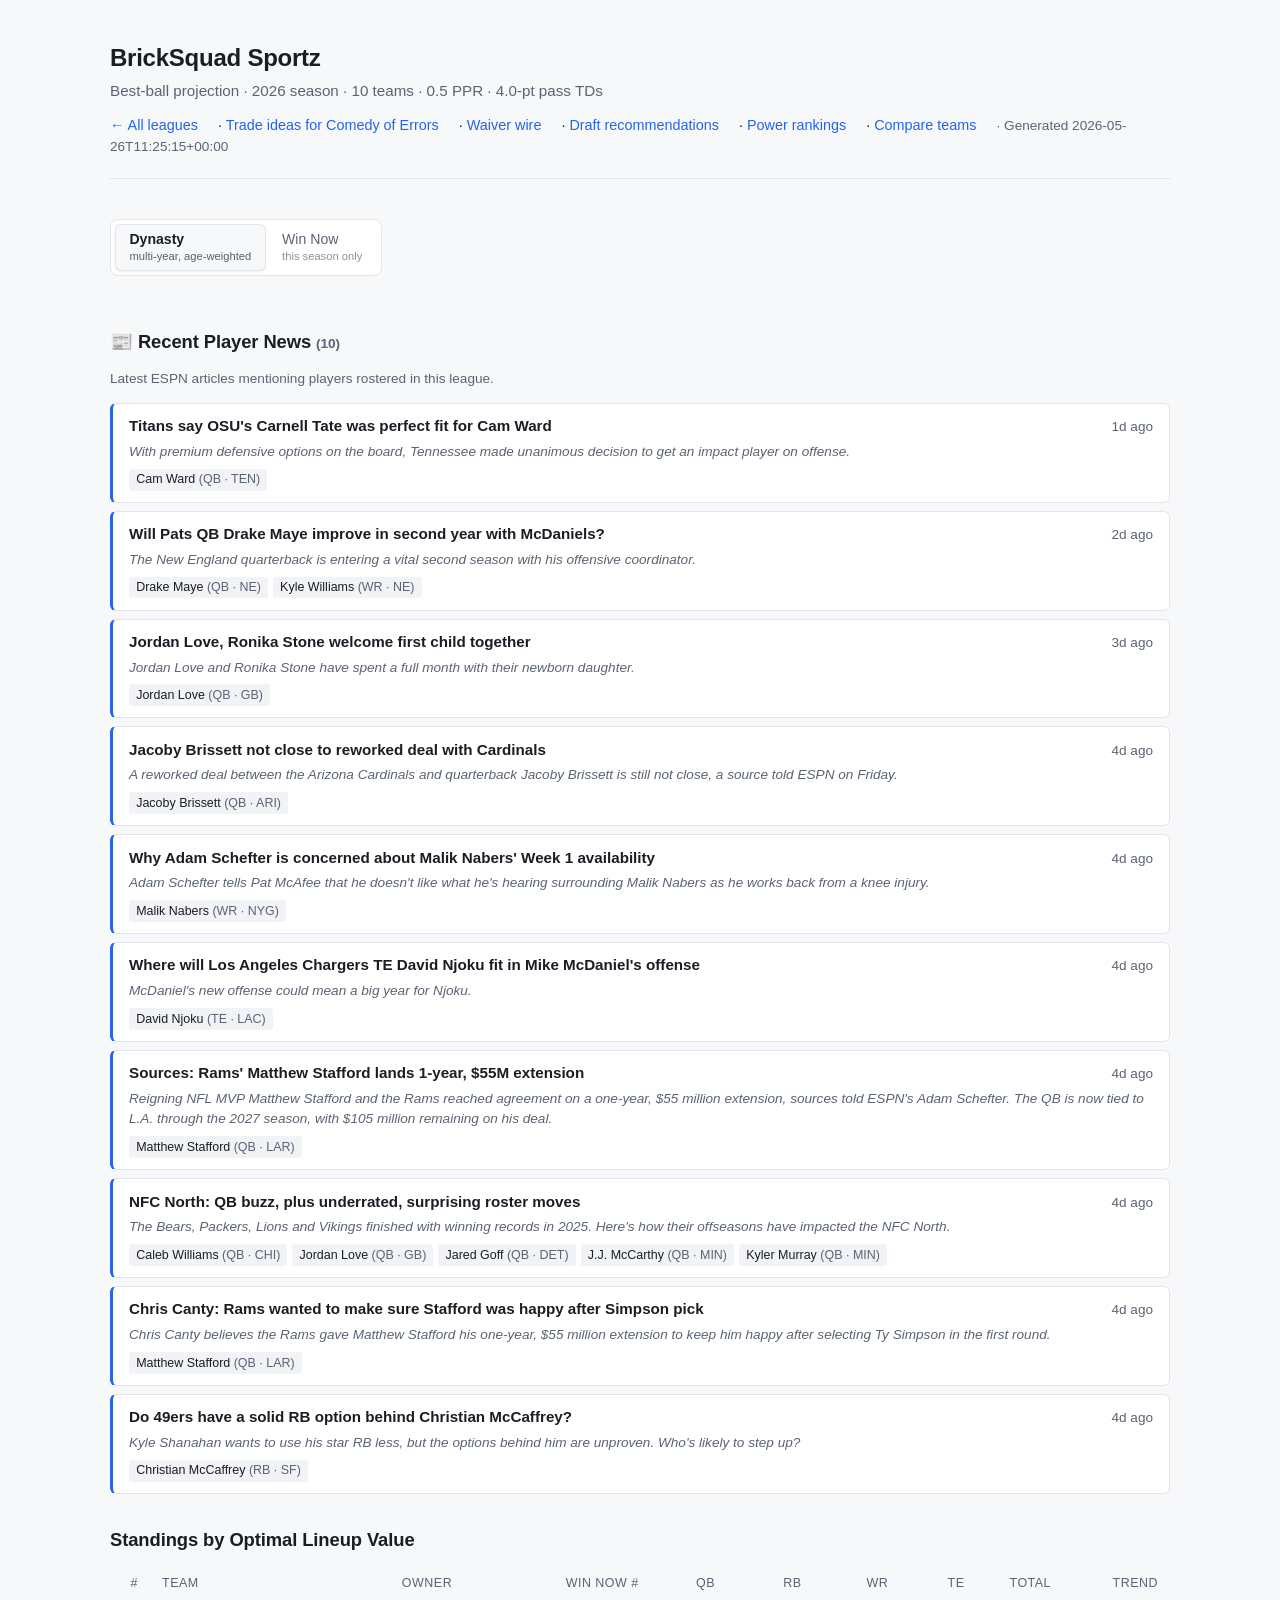
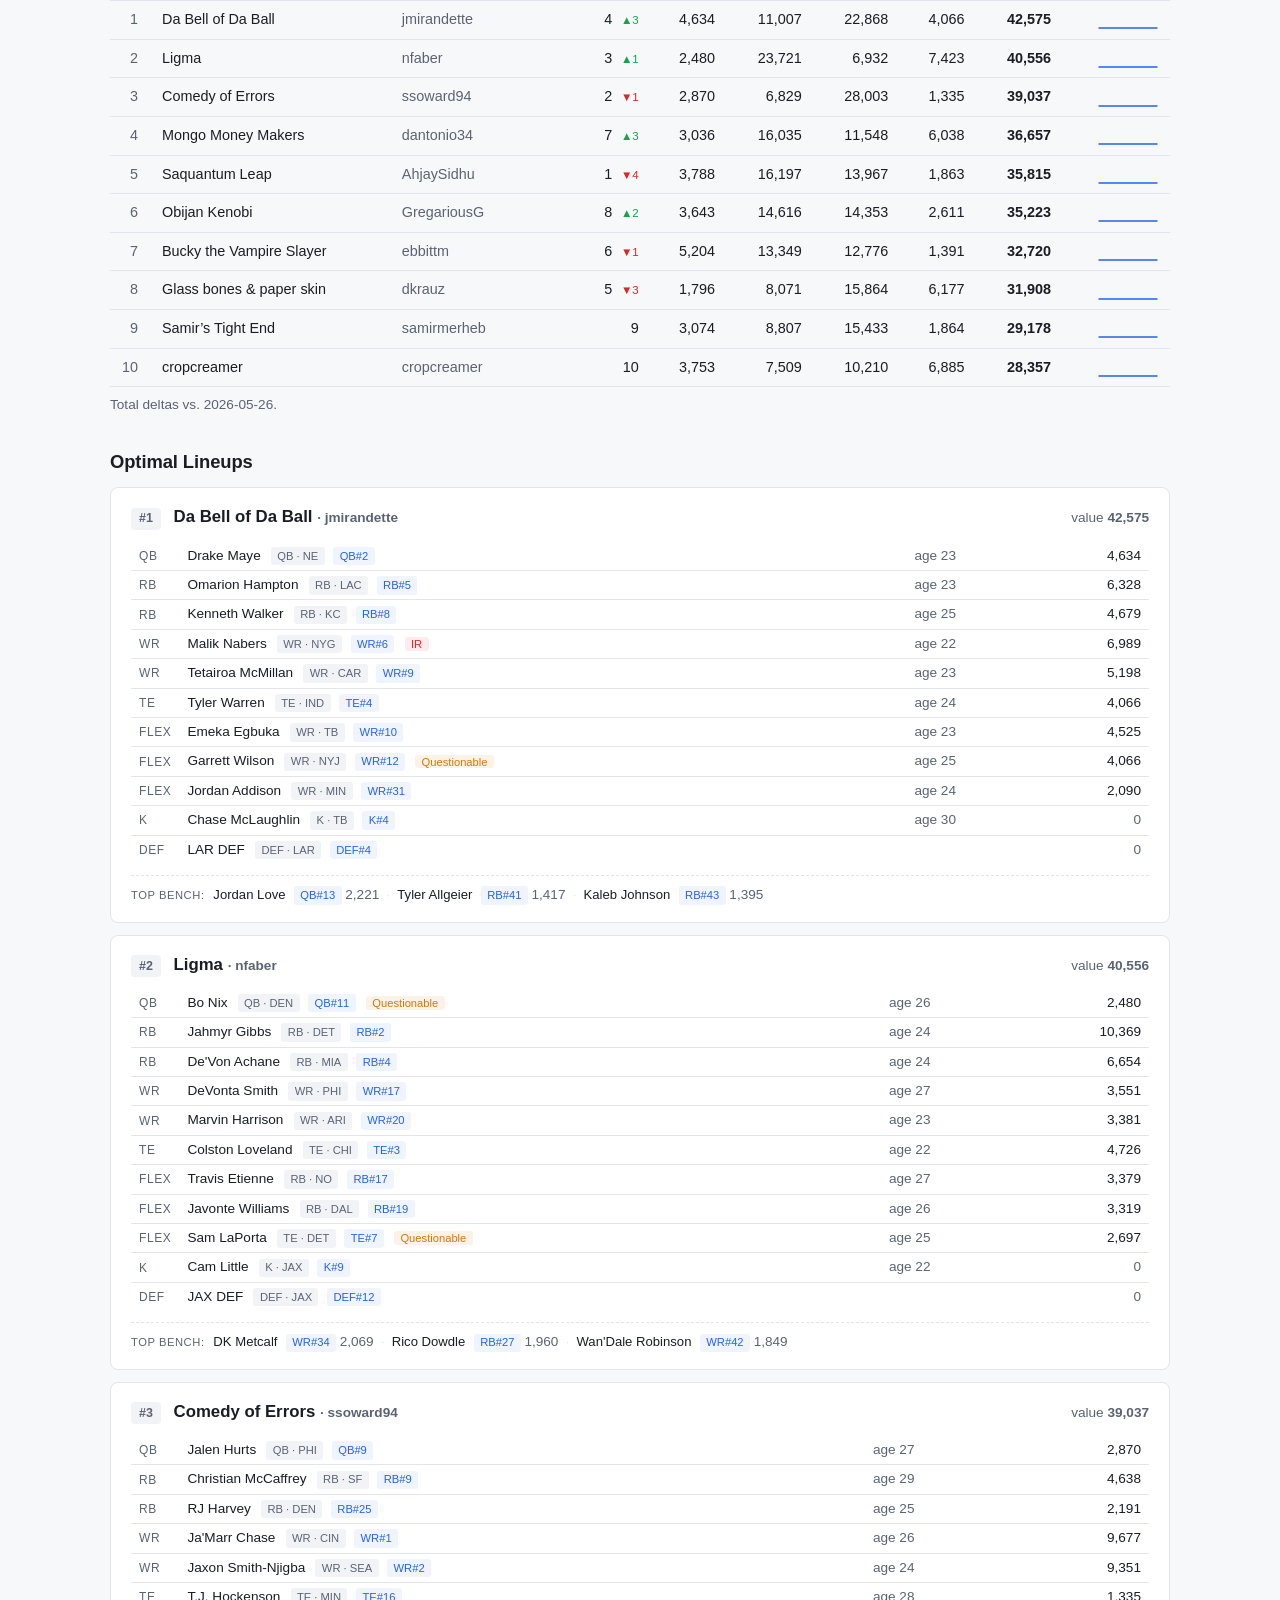
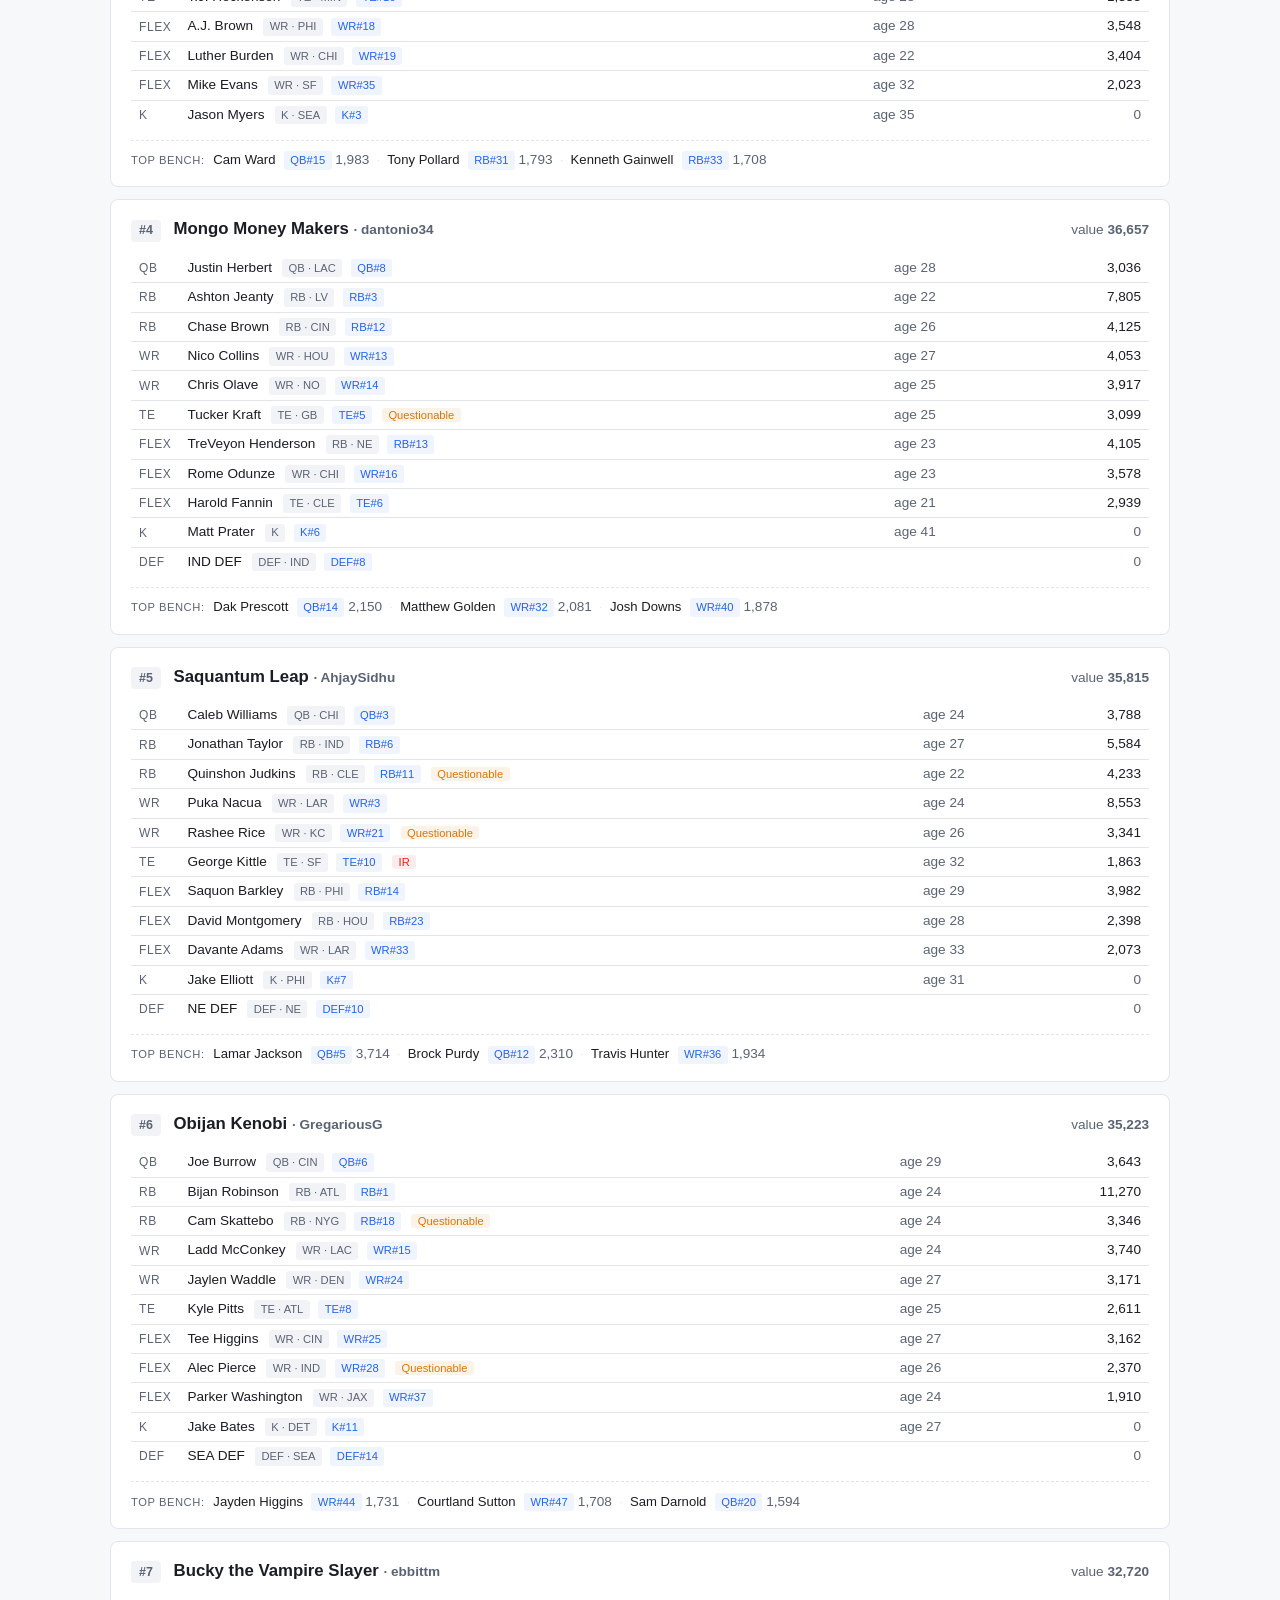
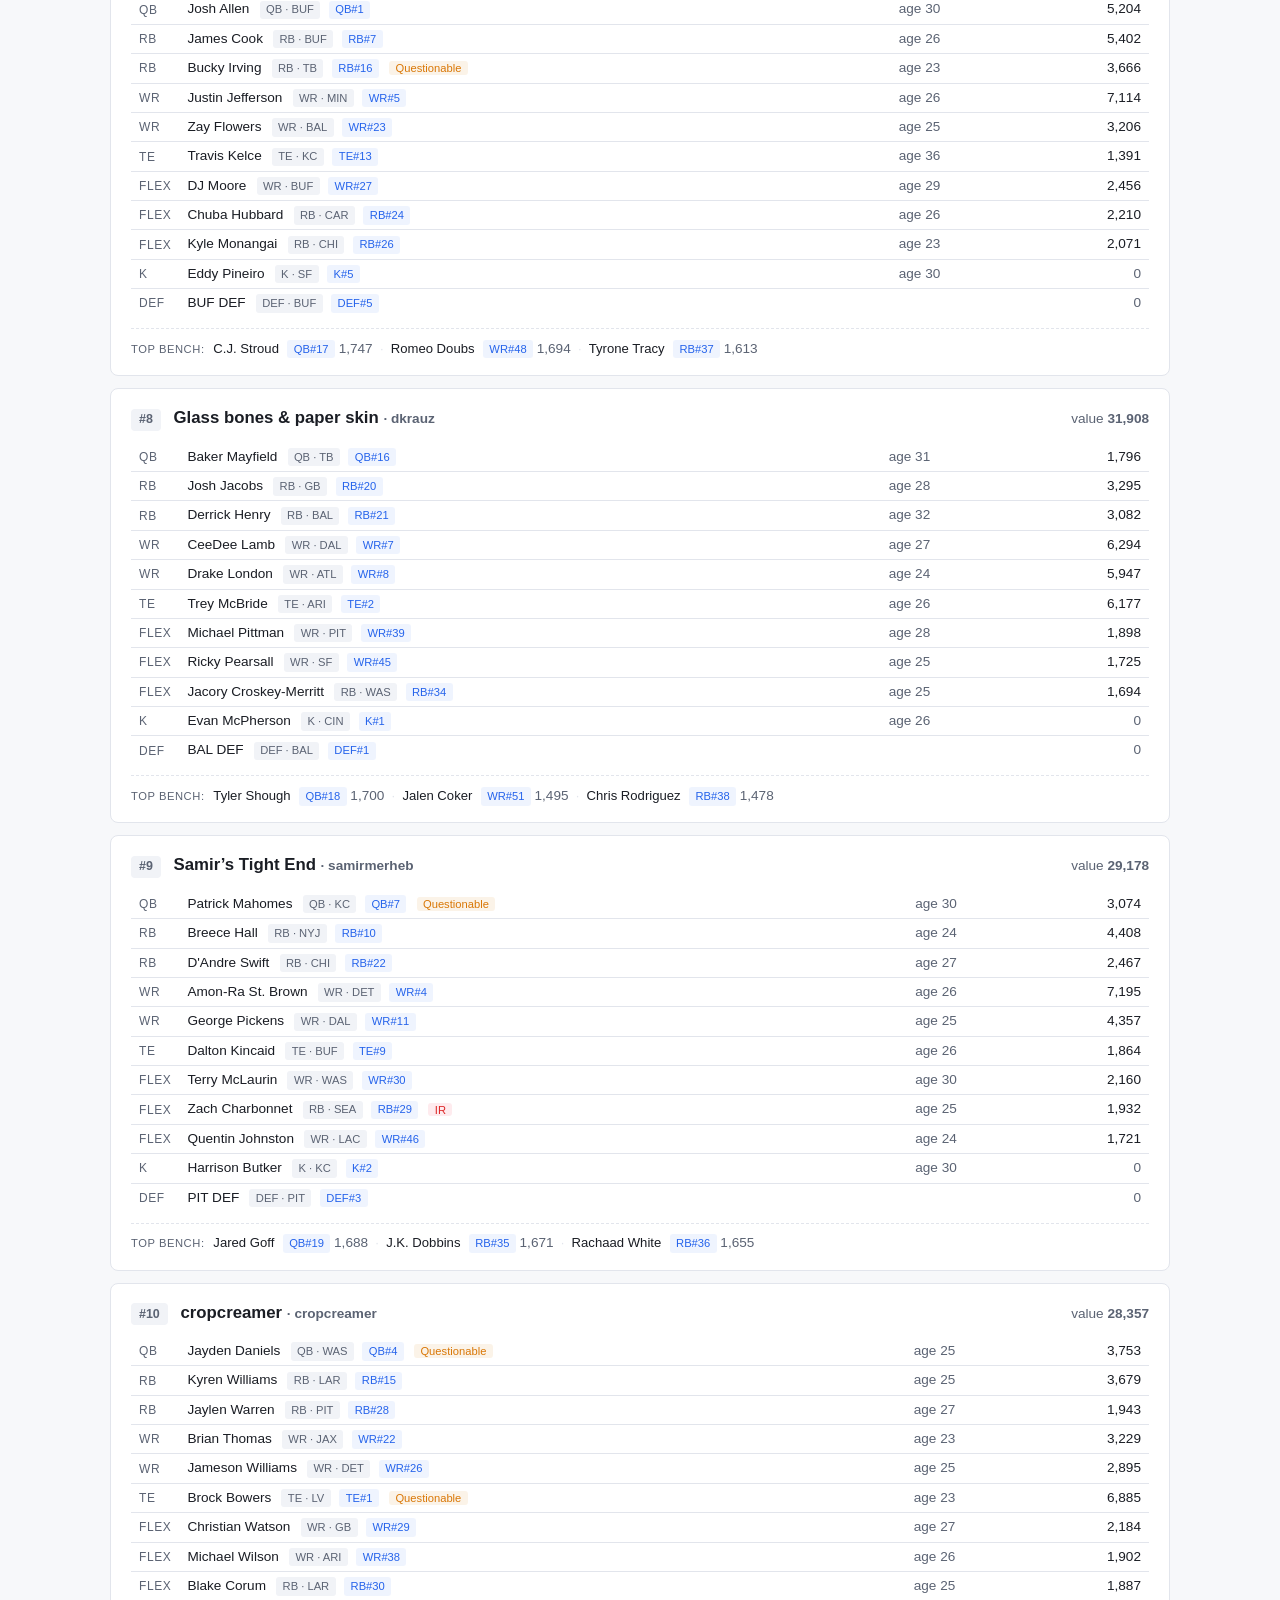
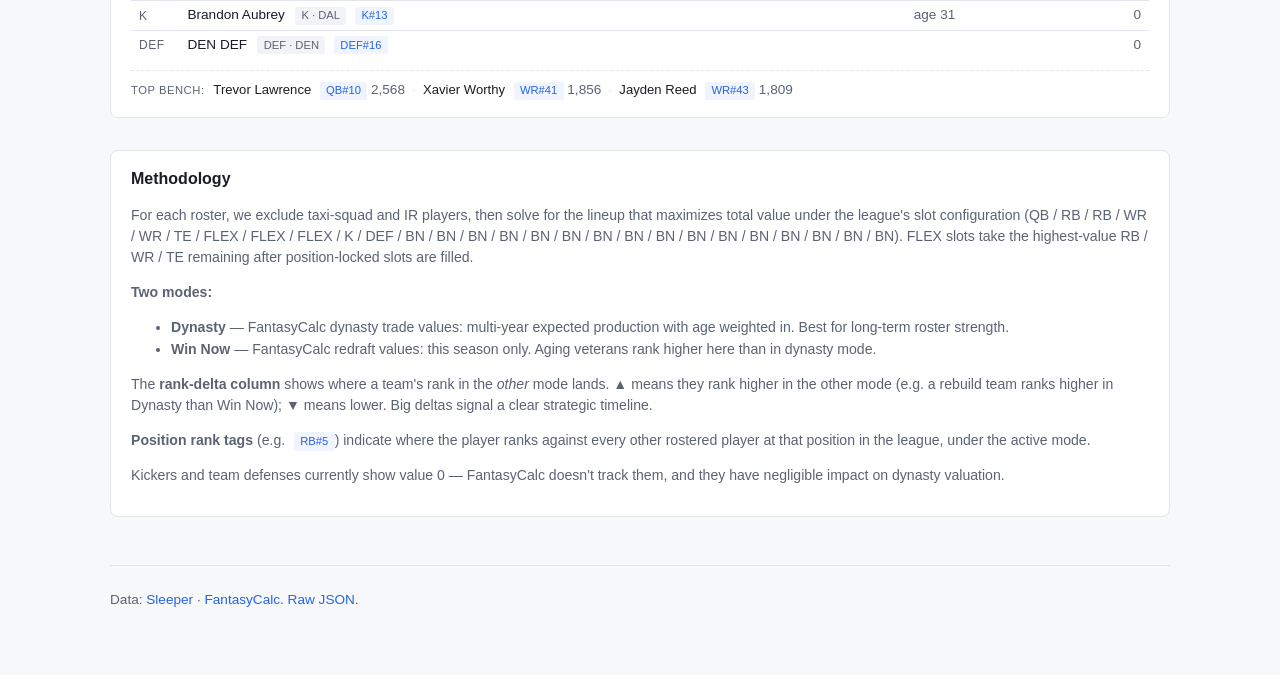
<file: site/leagues/bricksquad-sportz/index.html>
<!doctype html>
<html lang="en">
<head>
  <meta charset="utf-8">
  <meta name="viewport" content="width=device-width,initial-scale=1">
  <title>BrickSquad Sportz — Best Ball Projection</title>
<meta property="og:type" content="website">
<meta property="og:site_name" content="Dynasty Tools">
<meta property="og:title" content="BrickSquad Sportz — Best-Ball Standings">
<meta property="og:description" content="2026 season · 10 teams · Dynasty + Win-Now optimal lineups, rank deltas, and trends.">
<meta property="og:image" content="https://stephenmsoward-cmd.github.io/Stephen-dynasty-football-assistant/og.png">
<meta property="og:url" content="https://stephenmsoward-cmd.github.io/Stephen-dynasty-football-assistant/leagues/bricksquad-sportz/">
<meta name="twitter:card" content="summary_large_image">
<meta name="twitter:title" content="BrickSquad Sportz — Best-Ball Standings">
<meta name="twitter:description" content="2026 season · 10 teams · Dynasty + Win-Now optimal lineups, rank deltas, and trends.">
<meta name="twitter:image" content="https://stephenmsoward-cmd.github.io/Stephen-dynasty-football-assistant/og.png">
<meta name="description" content="2026 season · 10 teams · Dynasty + Win-Now optimal lineups, rank deltas, and trends.">  <link rel="stylesheet" href="../../style.css">
</head>
<body class="mode-dynasty">
<div class="container">
  <header class="site">
    <h1>BrickSquad Sportz</h1>
    <div class="tagline">
      Best-ball projection &middot; 2026 season &middot;
      10 teams &middot; 0.5 PPR &middot;
      4.0-pt pass TDs
    </div>
    <nav>
      <a href="../../">&larr; All leagues</a>
      &middot;
      <a href="trades/">Trade ideas for Comedy of Errors</a>
      &middot;
      <a href="waivers/">Waiver wire</a>
      &middot;
      <a href="draft/">Draft recommendations</a>
      &middot;
      <a href="rankings/">Power rankings</a>
      &middot;
      <a href="compare/">Compare teams</a>
      <span class="muted small">&middot; Generated 2026-05-26T11:25:15+00:00</span>
    </nav>
  </header>

  <div class="mode-toggle" role="tablist" aria-label="Value mode">
    <button data-mode="dynasty" class="active" role="tab" aria-selected="true">
      Dynasty
      <span class="mode-desc">multi-year, age-weighted</span>
    </button>
    <button data-mode="winnow" role="tab" aria-selected="false">
      Win Now
      <span class="mode-desc">this season only</span>
    </button>
  </div>


  <h2>📰 Recent Player News <span class="muted small">(10)</span></h2>
  <p class="muted small">
    Latest ESPN articles mentioning players rostered in this league.
  </p>
  <ul class="news-list">
    <li class="news-item">
      <div class="news-headline">
<a href="https://www.espn.com/nfl/story/_/id/48826160/tennessee-titans-wr-carnell-tate-perfect-pairing-cam-ward" target="_blank" rel="noopener">Titans say OSU's Carnell Tate was perfect fit for Cam Ward</a>
        <span class="muted small news-age">
1d ago        </span>
      </div>
<div class="muted small news-desc">With premium defensive options on the board, Tennessee made unanimous decision to get an impact player on offense.</div>      <div class="news-players">
        <span class="news-player-tag">
          Cam Ward
          <span class="muted">(QB · TEN)</span>
        </span>
      </div>
    </li>
    <li class="news-item">
      <div class="news-headline">
<a href="https://www.espn.com/nfl/story/_/id/48845555/new-england-patriots-qb-drake-maye-josh-mcdaniels-system-2026-season" target="_blank" rel="noopener">Will Pats QB Drake Maye improve in second year with McDaniels?</a>
        <span class="muted small news-age">
2d ago        </span>
      </div>
<div class="muted small news-desc">The New England quarterback is entering a vital second season with his offensive coordinator.</div>      <div class="news-players">
        <span class="news-player-tag">
          Drake Maye
          <span class="muted">(QB · NE)</span>
        </span>
        <span class="news-player-tag">
          Kyle Williams
          <span class="muted">(WR · NE)</span>
        </span>
      </div>
    </li>
    <li class="news-item">
      <div class="news-headline">
<a href="https://www.espn.com/nfl/story/_/id/48855003/green-bay-packers-jordan-love-ronika-stone-baby-announcement-daughter" target="_blank" rel="noopener">Jordan Love, Ronika Stone welcome first child together</a>
        <span class="muted small news-age">
3d ago        </span>
      </div>
<div class="muted small news-desc">Jordan Love and Ronika Stone have spent a full month with their newborn daughter.</div>      <div class="news-players">
        <span class="news-player-tag">
          Jordan Love
          <span class="muted">(QB · GB)</span>
        </span>
      </div>
    </li>
    <li class="news-item">
      <div class="news-headline">
<a href="https://www.espn.com/nfl/story/_/id/48846780/jacoby-brissett-not-close-reworked-deal-cardinals" target="_blank" rel="noopener">Jacoby Brissett not close to reworked deal with Cardinals</a>
        <span class="muted small news-age">
4d ago        </span>
      </div>
<div class="muted small news-desc">A reworked deal between the Arizona Cardinals and quarterback Jacoby Brissett is still not close, a source told ESPN on Friday.</div>      <div class="news-players">
        <span class="news-player-tag">
          Jacoby Brissett
          <span class="muted">(QB · ARI)</span>
        </span>
      </div>
    </li>
    <li class="news-item">
      <div class="news-headline">
<a href="https://www.espn.com/video/clip/_/id/48845314/why-adam-schefter-concerned-malik-nabers-week-1-availability" target="_blank" rel="noopener">Why Adam Schefter is concerned about Malik Nabers' Week 1 availability</a>
        <span class="muted small news-age">
4d ago        </span>
      </div>
<div class="muted small news-desc">Adam Schefter tells Pat McAfee that he doesn't like what he's hearing surrounding Malik Nabers as he works back from a knee injury.</div>      <div class="news-players">
        <span class="news-player-tag">
          Malik Nabers
          <span class="muted">(WR · NYG)</span>
        </span>
      </div>
    </li>
    <li class="news-item">
      <div class="news-headline">
<a href="https://www.espn.com/nfl/story/_/id/48827621/los-angeles-chargers-te-david-njoku-fit-mike-mcdaniel-offense" target="_blank" rel="noopener">Where will Los Angeles Chargers TE David Njoku fit in Mike McDaniel's offense</a>
        <span class="muted small news-age">
4d ago        </span>
      </div>
<div class="muted small news-desc">McDaniel's new offense could mean a big year for Njoku.</div>      <div class="news-players">
        <span class="news-player-tag">
          David Njoku
          <span class="muted">(TE · LAC)</span>
        </span>
      </div>
    </li>
    <li class="news-item">
      <div class="news-headline">
<a href="https://www.espn.com/nfl/story/_/id/48839342/sources-matthew-stafford-rams-reach-1-year-55m-extension" target="_blank" rel="noopener">Sources: Rams' Matthew Stafford lands 1-year, $55M extension</a>
        <span class="muted small news-age">
4d ago        </span>
      </div>
<div class="muted small news-desc">Reigning NFL MVP Matthew Stafford and the Rams reached agreement on a one-year, $55 million extension, sources told ESPN's Adam Schefter. The QB is now tied to L.A. through the 2027 season, with $105 million remaining on his deal.</div>      <div class="news-players">
        <span class="news-player-tag">
          Matthew Stafford
          <span class="muted">(QB · LAR)</span>
        </span>
      </div>
    </li>
    <li class="news-item">
      <div class="news-headline">
<a href="https://www.espn.com/nfl/story/_/id/48834642/nfl-nfc-lions-packers-bears-vikings-kyler-murray-caleb-williams-jordan-love" target="_blank" rel="noopener">NFC North: QB buzz, plus underrated, surprising roster moves</a>
        <span class="muted small news-age">
4d ago        </span>
      </div>
<div class="muted small news-desc">The Bears, Packers, Lions and Vikings finished with winning records in 2025. Here's how their offseasons have impacted the NFC North.</div>      <div class="news-players">
        <span class="news-player-tag">
          Caleb Williams
          <span class="muted">(QB · CHI)</span>
        </span>
        <span class="news-player-tag">
          Jordan Love
          <span class="muted">(QB · GB)</span>
        </span>
        <span class="news-player-tag">
          Jared Goff
          <span class="muted">(QB · DET)</span>
        </span>
        <span class="news-player-tag">
          J.J. McCarthy
          <span class="muted">(QB · MIN)</span>
        </span>
        <span class="news-player-tag">
          Kyler Murray
          <span class="muted">(QB · MIN)</span>
        </span>
      </div>
    </li>
    <li class="news-item">
      <div class="news-headline">
<a href="https://www.espn.com/video/clip/_/id/48843248/rams-wanted-make-sure-stafford-was-happy-simpson-pick" target="_blank" rel="noopener">Chris Canty: Rams wanted to make sure Stafford was happy after Simpson pick</a>
        <span class="muted small news-age">
4d ago        </span>
      </div>
<div class="muted small news-desc">Chris Canty believes the Rams gave Matthew Stafford his one-year, $55 million extension to keep him happy after selecting Ty Simpson in the first round.</div>      <div class="news-players">
        <span class="news-player-tag">
          Matthew Stafford
          <span class="muted">(QB · LAR)</span>
        </span>
      </div>
    </li>
    <li class="news-item">
      <div class="news-headline">
<a href="https://www.espn.com/nfl/story/_/id/48829524/san-francisco-2026-nfl-49ers-depth-chart-running-back-christian-mccaffrey-kaelon-black" target="_blank" rel="noopener">Do 49ers have a solid RB option behind Christian McCaffrey?</a>
        <span class="muted small news-age">
4d ago        </span>
      </div>
<div class="muted small news-desc">Kyle Shanahan wants to use his star RB less, but the options behind him are unproven. Who's likely to step up?</div>      <div class="news-players">
        <span class="news-player-tag">
          Christian McCaffrey
          <span class="muted">(RB · SF)</span>
        </span>
      </div>
    </li>
  </ul>

  <h2>Standings by Optimal Lineup Value</h2>
  <div class="dynasty-only">
      <table class="standings">
    <thead>
      <tr>
        <th class="num">#</th>
        <th>Team</th>
        <th class="hide-mobile">Owner</th>
        <th class="num" title="Rank under Win Now mode">Win Now #</th>
        <th class="num hide-mobile">QB</th>
        <th class="num hide-mobile">RB</th>
        <th class="num hide-mobile">WR</th>
        <th class="num hide-mobile">TE</th>
        <th class="num">Total</th>
        <th class="num hide-mobile" title="Daily value history">Trend</th>
      </tr>
    </thead>
    <tbody>
      <tr>
        <td class="num rank">1</td>
        <td>Da Bell of Da Ball</td>
        <td class="muted hide-mobile">jmirandette</td>
        <td class="num">
          4
          <span class="delta up" title="Rises 3 ranks in Win Now mode">▲3</span>
        </td>
        <td class="num hide-mobile">4,634</td>
        <td class="num hide-mobile">11,007</td>
        <td class="num hide-mobile">22,868</td>
        <td class="num hide-mobile">4,066</td>
        <td class="num">
          <strong>42,575</strong>
        </td>
        <td class="num hide-mobile sparkline-cell" title="2 day(s) of history">
          <svg class="sparkline" viewBox="0 0 60 18" width="60" height="18"><polyline points="1.0,17.0 59.0,17.0" fill="none" stroke="currentColor" stroke-width="1.4" stroke-linejoin="round" stroke-linecap="round"/></svg>
        </td>
      </tr>
      <tr>
        <td class="num rank">2</td>
        <td>Ligma</td>
        <td class="muted hide-mobile">nfaber</td>
        <td class="num">
          3
          <span class="delta up" title="Rises 1 rank in Win Now mode">▲1</span>
        </td>
        <td class="num hide-mobile">2,480</td>
        <td class="num hide-mobile">23,721</td>
        <td class="num hide-mobile">6,932</td>
        <td class="num hide-mobile">7,423</td>
        <td class="num">
          <strong>40,556</strong>
        </td>
        <td class="num hide-mobile sparkline-cell" title="2 day(s) of history">
          <svg class="sparkline" viewBox="0 0 60 18" width="60" height="18"><polyline points="1.0,17.0 59.0,17.0" fill="none" stroke="currentColor" stroke-width="1.4" stroke-linejoin="round" stroke-linecap="round"/></svg>
        </td>
      </tr>
      <tr>
        <td class="num rank">3</td>
        <td>Comedy of Errors</td>
        <td class="muted hide-mobile">ssoward94</td>
        <td class="num">
          2
          <span class="delta down" title="Falls 1 rank in Win Now mode">▼1</span>
        </td>
        <td class="num hide-mobile">2,870</td>
        <td class="num hide-mobile">6,829</td>
        <td class="num hide-mobile">28,003</td>
        <td class="num hide-mobile">1,335</td>
        <td class="num">
          <strong>39,037</strong>
        </td>
        <td class="num hide-mobile sparkline-cell" title="2 day(s) of history">
          <svg class="sparkline" viewBox="0 0 60 18" width="60" height="18"><polyline points="1.0,17.0 59.0,17.0" fill="none" stroke="currentColor" stroke-width="1.4" stroke-linejoin="round" stroke-linecap="round"/></svg>
        </td>
      </tr>
      <tr>
        <td class="num rank">4</td>
        <td>Mongo Money Makers</td>
        <td class="muted hide-mobile">dantonio34</td>
        <td class="num">
          7
          <span class="delta up" title="Rises 3 ranks in Win Now mode">▲3</span>
        </td>
        <td class="num hide-mobile">3,036</td>
        <td class="num hide-mobile">16,035</td>
        <td class="num hide-mobile">11,548</td>
        <td class="num hide-mobile">6,038</td>
        <td class="num">
          <strong>36,657</strong>
        </td>
        <td class="num hide-mobile sparkline-cell" title="2 day(s) of history">
          <svg class="sparkline" viewBox="0 0 60 18" width="60" height="18"><polyline points="1.0,17.0 59.0,17.0" fill="none" stroke="currentColor" stroke-width="1.4" stroke-linejoin="round" stroke-linecap="round"/></svg>
        </td>
      </tr>
      <tr>
        <td class="num rank">5</td>
        <td>Saquantum Leap</td>
        <td class="muted hide-mobile">AhjaySidhu</td>
        <td class="num">
          1
          <span class="delta down" title="Falls 4 ranks in Win Now mode">▼4</span>
        </td>
        <td class="num hide-mobile">3,788</td>
        <td class="num hide-mobile">16,197</td>
        <td class="num hide-mobile">13,967</td>
        <td class="num hide-mobile">1,863</td>
        <td class="num">
          <strong>35,815</strong>
        </td>
        <td class="num hide-mobile sparkline-cell" title="2 day(s) of history">
          <svg class="sparkline" viewBox="0 0 60 18" width="60" height="18"><polyline points="1.0,17.0 59.0,17.0" fill="none" stroke="currentColor" stroke-width="1.4" stroke-linejoin="round" stroke-linecap="round"/></svg>
        </td>
      </tr>
      <tr>
        <td class="num rank">6</td>
        <td>Obijan Kenobi</td>
        <td class="muted hide-mobile">GregariousG</td>
        <td class="num">
          8
          <span class="delta up" title="Rises 2 ranks in Win Now mode">▲2</span>
        </td>
        <td class="num hide-mobile">3,643</td>
        <td class="num hide-mobile">14,616</td>
        <td class="num hide-mobile">14,353</td>
        <td class="num hide-mobile">2,611</td>
        <td class="num">
          <strong>35,223</strong>
        </td>
        <td class="num hide-mobile sparkline-cell" title="2 day(s) of history">
          <svg class="sparkline" viewBox="0 0 60 18" width="60" height="18"><polyline points="1.0,17.0 59.0,17.0" fill="none" stroke="currentColor" stroke-width="1.4" stroke-linejoin="round" stroke-linecap="round"/></svg>
        </td>
      </tr>
      <tr>
        <td class="num rank">7</td>
        <td>Bucky the Vampire Slayer</td>
        <td class="muted hide-mobile">ebbittm</td>
        <td class="num">
          6
          <span class="delta down" title="Falls 1 rank in Win Now mode">▼1</span>
        </td>
        <td class="num hide-mobile">5,204</td>
        <td class="num hide-mobile">13,349</td>
        <td class="num hide-mobile">12,776</td>
        <td class="num hide-mobile">1,391</td>
        <td class="num">
          <strong>32,720</strong>
        </td>
        <td class="num hide-mobile sparkline-cell" title="2 day(s) of history">
          <svg class="sparkline" viewBox="0 0 60 18" width="60" height="18"><polyline points="1.0,17.0 59.0,17.0" fill="none" stroke="currentColor" stroke-width="1.4" stroke-linejoin="round" stroke-linecap="round"/></svg>
        </td>
      </tr>
      <tr>
        <td class="num rank">8</td>
        <td>Glass bones & paper skin</td>
        <td class="muted hide-mobile">dkrauz</td>
        <td class="num">
          5
          <span class="delta down" title="Falls 3 ranks in Win Now mode">▼3</span>
        </td>
        <td class="num hide-mobile">1,796</td>
        <td class="num hide-mobile">8,071</td>
        <td class="num hide-mobile">15,864</td>
        <td class="num hide-mobile">6,177</td>
        <td class="num">
          <strong>31,908</strong>
        </td>
        <td class="num hide-mobile sparkline-cell" title="2 day(s) of history">
          <svg class="sparkline" viewBox="0 0 60 18" width="60" height="18"><polyline points="1.0,17.0 59.0,17.0" fill="none" stroke="currentColor" stroke-width="1.4" stroke-linejoin="round" stroke-linecap="round"/></svg>
        </td>
      </tr>
      <tr>
        <td class="num rank">9</td>
        <td>Samir’s Tight End </td>
        <td class="muted hide-mobile">samirmerheb</td>
        <td class="num">
          9
        </td>
        <td class="num hide-mobile">3,074</td>
        <td class="num hide-mobile">8,807</td>
        <td class="num hide-mobile">15,433</td>
        <td class="num hide-mobile">1,864</td>
        <td class="num">
          <strong>29,178</strong>
        </td>
        <td class="num hide-mobile sparkline-cell" title="2 day(s) of history">
          <svg class="sparkline" viewBox="0 0 60 18" width="60" height="18"><polyline points="1.0,17.0 59.0,17.0" fill="none" stroke="currentColor" stroke-width="1.4" stroke-linejoin="round" stroke-linecap="round"/></svg>
        </td>
      </tr>
      <tr>
        <td class="num rank">10</td>
        <td>cropcreamer</td>
        <td class="muted hide-mobile">cropcreamer</td>
        <td class="num">
          10
        </td>
        <td class="num hide-mobile">3,753</td>
        <td class="num hide-mobile">7,509</td>
        <td class="num hide-mobile">10,210</td>
        <td class="num hide-mobile">6,885</td>
        <td class="num">
          <strong>28,357</strong>
        </td>
        <td class="num hide-mobile sparkline-cell" title="2 day(s) of history">
          <svg class="sparkline" viewBox="0 0 60 18" width="60" height="18"><polyline points="1.0,17.0 59.0,17.0" fill="none" stroke="currentColor" stroke-width="1.4" stroke-linejoin="round" stroke-linecap="round"/></svg>
        </td>
      </tr>
    </tbody>
  </table>

  </div>
  <div class="winnow-only">
      <table class="standings">
    <thead>
      <tr>
        <th class="num">#</th>
        <th>Team</th>
        <th class="hide-mobile">Owner</th>
        <th class="num" title="Rank under Dynasty mode">Dynasty #</th>
        <th class="num hide-mobile">QB</th>
        <th class="num hide-mobile">RB</th>
        <th class="num hide-mobile">WR</th>
        <th class="num hide-mobile">TE</th>
        <th class="num">Total</th>
        <th class="num hide-mobile" title="Daily value history">Trend</th>
      </tr>
    </thead>
    <tbody>
      <tr>
        <td class="num rank">1</td>
        <td>Saquantum Leap</td>
        <td class="muted hide-mobile">AhjaySidhu</td>
        <td class="num">
          5
          <span class="delta up" title="Rises 4 ranks in Dynasty mode">▲4</span>
        </td>
        <td class="num hide-mobile">3,543</td>
        <td class="num hide-mobile">22,327</td>
        <td class="num hide-mobile">14,749</td>
        <td class="num hide-mobile">1,661</td>
        <td class="num">
          <strong>42,280</strong>
        </td>
        <td class="num hide-mobile sparkline-cell" title="2 day(s) of history">
          <svg class="sparkline" viewBox="0 0 60 18" width="60" height="18"><polyline points="1.0,17.0 59.0,17.0" fill="none" stroke="currentColor" stroke-width="1.4" stroke-linejoin="round" stroke-linecap="round"/></svg>
        </td>
      </tr>
      <tr>
        <td class="num rank">2</td>
        <td>Comedy of Errors</td>
        <td class="muted hide-mobile">ssoward94</td>
        <td class="num">
          3
          <span class="delta up" title="Rises 1 rank in Dynasty mode">▲1</span>
        </td>
        <td class="num hide-mobile">1,835</td>
        <td class="num hide-mobile">9,787</td>
        <td class="num hide-mobile">27,783</td>
        <td class="num hide-mobile">422</td>
        <td class="num">
          <strong>39,827</strong>
        </td>
        <td class="num hide-mobile sparkline-cell" title="2 day(s) of history">
          <svg class="sparkline" viewBox="0 0 60 18" width="60" height="18"><polyline points="1.0,17.0 59.0,17.0" fill="none" stroke="currentColor" stroke-width="1.4" stroke-linejoin="round" stroke-linecap="round"/></svg>
        </td>
      </tr>
      <tr>
        <td class="num rank">3</td>
        <td>Ligma</td>
        <td class="muted hide-mobile">nfaber</td>
        <td class="num">
          2
          <span class="delta down" title="Falls 1 rank in Dynasty mode">▼1</span>
        </td>
        <td class="num hide-mobile">1,014</td>
        <td class="num hide-mobile">29,254</td>
        <td class="num hide-mobile">6,250</td>
        <td class="num hide-mobile">2,985</td>
        <td class="num">
          <strong>39,503</strong>
        </td>
        <td class="num hide-mobile sparkline-cell" title="2 day(s) of history">
          <svg class="sparkline" viewBox="0 0 60 18" width="60" height="18"><polyline points="1.0,17.0 59.0,17.0" fill="none" stroke="currentColor" stroke-width="1.4" stroke-linejoin="round" stroke-linecap="round"/></svg>
        </td>
      </tr>
      <tr>
        <td class="num rank">4</td>
        <td>Da Bell of Da Ball</td>
        <td class="muted hide-mobile">jmirandette</td>
        <td class="num">
          1
          <span class="delta down" title="Falls 3 ranks in Dynasty mode">▼3</span>
        </td>
        <td class="num hide-mobile">3,467</td>
        <td class="num hide-mobile">13,350</td>
        <td class="num hide-mobile">19,329</td>
        <td class="num hide-mobile">3,015</td>
        <td class="num">
          <strong>39,161</strong>
        </td>
        <td class="num hide-mobile sparkline-cell" title="2 day(s) of history">
          <svg class="sparkline" viewBox="0 0 60 18" width="60" height="18"><polyline points="1.0,17.0 59.0,17.0" fill="none" stroke="currentColor" stroke-width="1.4" stroke-linejoin="round" stroke-linecap="round"/></svg>
        </td>
      </tr>
      <tr>
        <td class="num rank">5</td>
        <td>Glass bones & paper skin</td>
        <td class="muted hide-mobile">dkrauz</td>
        <td class="num">
          8
          <span class="delta up" title="Rises 3 ranks in Dynasty mode">▲3</span>
        </td>
        <td class="num hide-mobile">603</td>
        <td class="num hide-mobile">12,584</td>
        <td class="num hide-mobile">15,279</td>
        <td class="num hide-mobile">6,982</td>
        <td class="num">
          <strong>35,448</strong>
        </td>
        <td class="num hide-mobile sparkline-cell" title="2 day(s) of history">
          <svg class="sparkline" viewBox="0 0 60 18" width="60" height="18"><polyline points="1.0,17.0 59.0,17.0" fill="none" stroke="currentColor" stroke-width="1.4" stroke-linejoin="round" stroke-linecap="round"/></svg>
        </td>
      </tr>
      <tr>
        <td class="num rank">6</td>
        <td>Bucky the Vampire Slayer</td>
        <td class="muted hide-mobile">ebbittm</td>
        <td class="num">
          7
          <span class="delta up" title="Rises 1 rank in Dynasty mode">▲1</span>
        </td>
        <td class="num hide-mobile">5,910</td>
        <td class="num hide-mobile">14,502</td>
        <td class="num hide-mobile">13,763</td>
        <td class="num hide-mobile">1,203</td>
        <td class="num">
          <strong>35,378</strong>
        </td>
        <td class="num hide-mobile sparkline-cell" title="2 day(s) of history">
          <svg class="sparkline" viewBox="0 0 60 18" width="60" height="18"><polyline points="1.0,17.0 59.0,17.0" fill="none" stroke="currentColor" stroke-width="1.4" stroke-linejoin="round" stroke-linecap="round"/></svg>
        </td>
      </tr>
      <tr>
        <td class="num rank">7</td>
        <td>Mongo Money Makers</td>
        <td class="muted hide-mobile">dantonio34</td>
        <td class="num">
          4
          <span class="delta down" title="Falls 3 ranks in Dynasty mode">▼3</span>
        </td>
        <td class="num hide-mobile">2,150</td>
        <td class="num hide-mobile">17,928</td>
        <td class="num hide-mobile">11,363</td>
        <td class="num hide-mobile">2,908</td>
        <td class="num">
          <strong>34,349</strong>
        </td>
        <td class="num hide-mobile sparkline-cell" title="2 day(s) of history">
          <svg class="sparkline" viewBox="0 0 60 18" width="60" height="18"><polyline points="1.0,17.0 59.0,17.0" fill="none" stroke="currentColor" stroke-width="1.4" stroke-linejoin="round" stroke-linecap="round"/></svg>
        </td>
      </tr>
      <tr>
        <td class="num rank">8</td>
        <td>Obijan Kenobi</td>
        <td class="muted hide-mobile">GregariousG</td>
        <td class="num">
          6
          <span class="delta down" title="Falls 2 ranks in Dynasty mode">▼2</span>
        </td>
        <td class="num hide-mobile">3,451</td>
        <td class="num hide-mobile">13,873</td>
        <td class="num hide-mobile">12,357</td>
        <td class="num hide-mobile">1,427</td>
        <td class="num">
          <strong>31,108</strong>
        </td>
        <td class="num hide-mobile sparkline-cell" title="2 day(s) of history">
          <svg class="sparkline" viewBox="0 0 60 18" width="60" height="18"><polyline points="1.0,17.0 59.0,17.0" fill="none" stroke="currentColor" stroke-width="1.4" stroke-linejoin="round" stroke-linecap="round"/></svg>
        </td>
      </tr>
      <tr>
        <td class="num rank">9</td>
        <td>Samir’s Tight End </td>
        <td class="muted hide-mobile">samirmerheb</td>
        <td class="num">
          9
        </td>
        <td class="num hide-mobile">2,725</td>
        <td class="num hide-mobile">10,540</td>
        <td class="num hide-mobile">15,084</td>
        <td class="num hide-mobile">551</td>
        <td class="num">
          <strong>28,900</strong>
        </td>
        <td class="num hide-mobile sparkline-cell" title="2 day(s) of history">
          <svg class="sparkline" viewBox="0 0 60 18" width="60" height="18"><polyline points="1.0,17.0 59.0,17.0" fill="none" stroke="currentColor" stroke-width="1.4" stroke-linejoin="round" stroke-linecap="round"/></svg>
        </td>
      </tr>
      <tr>
        <td class="num rank">10</td>
        <td>cropcreamer</td>
        <td class="muted hide-mobile">cropcreamer</td>
        <td class="num">
          10
        </td>
        <td class="num hide-mobile">2,697</td>
        <td class="num hide-mobile">7,440</td>
        <td class="num hide-mobile">5,943</td>
        <td class="num hide-mobile">6,153</td>
        <td class="num">
          <strong>22,233</strong>
        </td>
        <td class="num hide-mobile sparkline-cell" title="2 day(s) of history">
          <svg class="sparkline" viewBox="0 0 60 18" width="60" height="18"><polyline points="1.0,17.0 59.0,17.0" fill="none" stroke="currentColor" stroke-width="1.4" stroke-linejoin="round" stroke-linecap="round"/></svg>
        </td>
      </tr>
    </tbody>
  </table>

  </div>
  <div class="muted small" style="margin-top:0.5rem">
    Total deltas vs. 2026-05-26.
  </div>


  <h2>Optimal Lineups</h2>
  <div class="dynasty-only">
        <section class="team-card">
    <div class="team-card-header">
      <h3>
        <span class="rank-badge">#1</span>
        Da Bell of Da Ball
        <span class="muted small">&middot; jmirandette</span>
      </h3>
      <div class="muted small">value <strong>42,575</strong>
      </div>
    </div>
    <table class="lineup">
      <tbody>
        <tr>
          <td class="slot">QB</td>
          <td>
            Drake Maye
            <span class="pos-tag">QB · NE</span>
              <span class="pos-rank">QB#2</span>
          </td>
          <td class="muted small hide-mobile">age 23</td>
          <td class="val ">4,634</td>
        </tr>
        <tr>
          <td class="slot">RB</td>
          <td>
            Omarion Hampton
            <span class="pos-tag">RB · LAC</span>
              <span class="pos-rank">RB#5</span>
          </td>
          <td class="muted small hide-mobile">age 23</td>
          <td class="val ">6,328</td>
        </tr>
        <tr>
          <td class="slot">RB</td>
          <td>
            Kenneth Walker
            <span class="pos-tag">RB · KC</span>
              <span class="pos-rank">RB#8</span>
          </td>
          <td class="muted small hide-mobile">age 25</td>
          <td class="val ">4,679</td>
        </tr>
        <tr>
          <td class="slot">WR</td>
          <td>
            Malik Nabers
            <span class="pos-tag">WR · NYG</span>
              <span class="pos-rank">WR#6</span>
              <span class="injury IR">IR</span>
          </td>
          <td class="muted small hide-mobile">age 22</td>
          <td class="val ">6,989</td>
        </tr>
        <tr>
          <td class="slot">WR</td>
          <td>
            Tetairoa McMillan
            <span class="pos-tag">WR · CAR</span>
              <span class="pos-rank">WR#9</span>
          </td>
          <td class="muted small hide-mobile">age 23</td>
          <td class="val ">5,198</td>
        </tr>
        <tr>
          <td class="slot">TE</td>
          <td>
            Tyler Warren
            <span class="pos-tag">TE · IND</span>
              <span class="pos-rank">TE#4</span>
          </td>
          <td class="muted small hide-mobile">age 24</td>
          <td class="val ">4,066</td>
        </tr>
        <tr>
          <td class="slot">FLEX</td>
          <td>
            Emeka Egbuka
            <span class="pos-tag">WR · TB</span>
              <span class="pos-rank">WR#10</span>
          </td>
          <td class="muted small hide-mobile">age 23</td>
          <td class="val ">4,525</td>
        </tr>
        <tr>
          <td class="slot">FLEX</td>
          <td>
            Garrett Wilson
            <span class="pos-tag">WR · NYJ</span>
              <span class="pos-rank">WR#12</span>
              <span class="injury Q">Questionable</span>
          </td>
          <td class="muted small hide-mobile">age 25</td>
          <td class="val ">4,066</td>
        </tr>
        <tr>
          <td class="slot">FLEX</td>
          <td>
            Jordan Addison
            <span class="pos-tag">WR · MIN</span>
              <span class="pos-rank">WR#31</span>
          </td>
          <td class="muted small hide-mobile">age 24</td>
          <td class="val ">2,090</td>
        </tr>
        <tr>
          <td class="slot">K</td>
          <td>
            Chase McLaughlin
            <span class="pos-tag">K · TB</span>
              <span class="pos-rank">K#4</span>
          </td>
          <td class="muted small hide-mobile">age 30</td>
          <td class="val zero">0</td>
        </tr>
        <tr>
          <td class="slot">DEF</td>
          <td>
            LAR DEF
            <span class="pos-tag">DEF · LAR</span>
              <span class="pos-rank">DEF#4</span>
          </td>
          <td class="muted small hide-mobile"></td>
          <td class="val zero">0</td>
        </tr>
      </tbody>
    </table>
    <div class="bench">
      <span class="bench-label">Top bench:</span>
      <span class="bench-player">
        Jordan Love
        <span class="pos-rank">QB#13</span>
        <span class="muted small">2,221</span>
      </span>
<span class="bench-sep">·</span>      <span class="bench-player">
        Tyler Allgeier
        <span class="pos-rank">RB#41</span>
        <span class="muted small">1,417</span>
      </span>
<span class="bench-sep">·</span>      <span class="bench-player">
        Kaleb Johnson
        <span class="pos-rank">RB#43</span>
        <span class="muted small">1,395</span>
      </span>
    </div>
  </section>

        <section class="team-card">
    <div class="team-card-header">
      <h3>
        <span class="rank-badge">#2</span>
        Ligma
        <span class="muted small">&middot; nfaber</span>
      </h3>
      <div class="muted small">value <strong>40,556</strong>
      </div>
    </div>
    <table class="lineup">
      <tbody>
        <tr>
          <td class="slot">QB</td>
          <td>
            Bo Nix
            <span class="pos-tag">QB · DEN</span>
              <span class="pos-rank">QB#11</span>
              <span class="injury Q">Questionable</span>
          </td>
          <td class="muted small hide-mobile">age 26</td>
          <td class="val ">2,480</td>
        </tr>
        <tr>
          <td class="slot">RB</td>
          <td>
            Jahmyr Gibbs
            <span class="pos-tag">RB · DET</span>
              <span class="pos-rank">RB#2</span>
          </td>
          <td class="muted small hide-mobile">age 24</td>
          <td class="val ">10,369</td>
        </tr>
        <tr>
          <td class="slot">RB</td>
          <td>
            De'Von Achane
            <span class="pos-tag">RB · MIA</span>
              <span class="pos-rank">RB#4</span>
          </td>
          <td class="muted small hide-mobile">age 24</td>
          <td class="val ">6,654</td>
        </tr>
        <tr>
          <td class="slot">WR</td>
          <td>
            DeVonta Smith
            <span class="pos-tag">WR · PHI</span>
              <span class="pos-rank">WR#17</span>
          </td>
          <td class="muted small hide-mobile">age 27</td>
          <td class="val ">3,551</td>
        </tr>
        <tr>
          <td class="slot">WR</td>
          <td>
            Marvin Harrison
            <span class="pos-tag">WR · ARI</span>
              <span class="pos-rank">WR#20</span>
          </td>
          <td class="muted small hide-mobile">age 23</td>
          <td class="val ">3,381</td>
        </tr>
        <tr>
          <td class="slot">TE</td>
          <td>
            Colston Loveland
            <span class="pos-tag">TE · CHI</span>
              <span class="pos-rank">TE#3</span>
          </td>
          <td class="muted small hide-mobile">age 22</td>
          <td class="val ">4,726</td>
        </tr>
        <tr>
          <td class="slot">FLEX</td>
          <td>
            Travis Etienne
            <span class="pos-tag">RB · NO</span>
              <span class="pos-rank">RB#17</span>
          </td>
          <td class="muted small hide-mobile">age 27</td>
          <td class="val ">3,379</td>
        </tr>
        <tr>
          <td class="slot">FLEX</td>
          <td>
            Javonte Williams
            <span class="pos-tag">RB · DAL</span>
              <span class="pos-rank">RB#19</span>
          </td>
          <td class="muted small hide-mobile">age 26</td>
          <td class="val ">3,319</td>
        </tr>
        <tr>
          <td class="slot">FLEX</td>
          <td>
            Sam LaPorta
            <span class="pos-tag">TE · DET</span>
              <span class="pos-rank">TE#7</span>
              <span class="injury Q">Questionable</span>
          </td>
          <td class="muted small hide-mobile">age 25</td>
          <td class="val ">2,697</td>
        </tr>
        <tr>
          <td class="slot">K</td>
          <td>
            Cam Little
            <span class="pos-tag">K · JAX</span>
              <span class="pos-rank">K#9</span>
          </td>
          <td class="muted small hide-mobile">age 22</td>
          <td class="val zero">0</td>
        </tr>
        <tr>
          <td class="slot">DEF</td>
          <td>
            JAX DEF
            <span class="pos-tag">DEF · JAX</span>
              <span class="pos-rank">DEF#12</span>
          </td>
          <td class="muted small hide-mobile"></td>
          <td class="val zero">0</td>
        </tr>
      </tbody>
    </table>
    <div class="bench">
      <span class="bench-label">Top bench:</span>
      <span class="bench-player">
        DK Metcalf
        <span class="pos-rank">WR#34</span>
        <span class="muted small">2,069</span>
      </span>
<span class="bench-sep">·</span>      <span class="bench-player">
        Rico Dowdle
        <span class="pos-rank">RB#27</span>
        <span class="muted small">1,960</span>
      </span>
<span class="bench-sep">·</span>      <span class="bench-player">
        Wan'Dale Robinson
        <span class="pos-rank">WR#42</span>
        <span class="muted small">1,849</span>
      </span>
    </div>
  </section>

        <section class="team-card">
    <div class="team-card-header">
      <h3>
        <span class="rank-badge">#3</span>
        Comedy of Errors
        <span class="muted small">&middot; ssoward94</span>
      </h3>
      <div class="muted small">value <strong>39,037</strong>
      </div>
    </div>
    <table class="lineup">
      <tbody>
        <tr>
          <td class="slot">QB</td>
          <td>
            Jalen Hurts
            <span class="pos-tag">QB · PHI</span>
              <span class="pos-rank">QB#9</span>
          </td>
          <td class="muted small hide-mobile">age 27</td>
          <td class="val ">2,870</td>
        </tr>
        <tr>
          <td class="slot">RB</td>
          <td>
            Christian McCaffrey
            <span class="pos-tag">RB · SF</span>
              <span class="pos-rank">RB#9</span>
          </td>
          <td class="muted small hide-mobile">age 29</td>
          <td class="val ">4,638</td>
        </tr>
        <tr>
          <td class="slot">RB</td>
          <td>
            RJ Harvey
            <span class="pos-tag">RB · DEN</span>
              <span class="pos-rank">RB#25</span>
          </td>
          <td class="muted small hide-mobile">age 25</td>
          <td class="val ">2,191</td>
        </tr>
        <tr>
          <td class="slot">WR</td>
          <td>
            Ja'Marr Chase
            <span class="pos-tag">WR · CIN</span>
              <span class="pos-rank">WR#1</span>
          </td>
          <td class="muted small hide-mobile">age 26</td>
          <td class="val ">9,677</td>
        </tr>
        <tr>
          <td class="slot">WR</td>
          <td>
            Jaxon Smith-Njigba
            <span class="pos-tag">WR · SEA</span>
              <span class="pos-rank">WR#2</span>
          </td>
          <td class="muted small hide-mobile">age 24</td>
          <td class="val ">9,351</td>
        </tr>
        <tr>
          <td class="slot">TE</td>
          <td>
            T.J. Hockenson
            <span class="pos-tag">TE · MIN</span>
              <span class="pos-rank">TE#16</span>
          </td>
          <td class="muted small hide-mobile">age 28</td>
          <td class="val ">1,335</td>
        </tr>
        <tr>
          <td class="slot">FLEX</td>
          <td>
            A.J. Brown
            <span class="pos-tag">WR · PHI</span>
              <span class="pos-rank">WR#18</span>
          </td>
          <td class="muted small hide-mobile">age 28</td>
          <td class="val ">3,548</td>
        </tr>
        <tr>
          <td class="slot">FLEX</td>
          <td>
            Luther Burden
            <span class="pos-tag">WR · CHI</span>
              <span class="pos-rank">WR#19</span>
          </td>
          <td class="muted small hide-mobile">age 22</td>
          <td class="val ">3,404</td>
        </tr>
        <tr>
          <td class="slot">FLEX</td>
          <td>
            Mike Evans
            <span class="pos-tag">WR · SF</span>
              <span class="pos-rank">WR#35</span>
          </td>
          <td class="muted small hide-mobile">age 32</td>
          <td class="val ">2,023</td>
        </tr>
        <tr>
          <td class="slot">K</td>
          <td>
            Jason Myers
            <span class="pos-tag">K · SEA</span>
              <span class="pos-rank">K#3</span>
          </td>
          <td class="muted small hide-mobile">age 35</td>
          <td class="val zero">0</td>
        </tr>
      </tbody>
    </table>
    <div class="bench">
      <span class="bench-label">Top bench:</span>
      <span class="bench-player">
        Cam Ward
        <span class="pos-rank">QB#15</span>
        <span class="muted small">1,983</span>
      </span>
<span class="bench-sep">·</span>      <span class="bench-player">
        Tony Pollard
        <span class="pos-rank">RB#31</span>
        <span class="muted small">1,793</span>
      </span>
<span class="bench-sep">·</span>      <span class="bench-player">
        Kenneth Gainwell
        <span class="pos-rank">RB#33</span>
        <span class="muted small">1,708</span>
      </span>
    </div>
  </section>

        <section class="team-card">
    <div class="team-card-header">
      <h3>
        <span class="rank-badge">#4</span>
        Mongo Money Makers
        <span class="muted small">&middot; dantonio34</span>
      </h3>
      <div class="muted small">value <strong>36,657</strong>
      </div>
    </div>
    <table class="lineup">
      <tbody>
        <tr>
          <td class="slot">QB</td>
          <td>
            Justin Herbert
            <span class="pos-tag">QB · LAC</span>
              <span class="pos-rank">QB#8</span>
          </td>
          <td class="muted small hide-mobile">age 28</td>
          <td class="val ">3,036</td>
        </tr>
        <tr>
          <td class="slot">RB</td>
          <td>
            Ashton Jeanty
            <span class="pos-tag">RB · LV</span>
              <span class="pos-rank">RB#3</span>
          </td>
          <td class="muted small hide-mobile">age 22</td>
          <td class="val ">7,805</td>
        </tr>
        <tr>
          <td class="slot">RB</td>
          <td>
            Chase Brown
            <span class="pos-tag">RB · CIN</span>
              <span class="pos-rank">RB#12</span>
          </td>
          <td class="muted small hide-mobile">age 26</td>
          <td class="val ">4,125</td>
        </tr>
        <tr>
          <td class="slot">WR</td>
          <td>
            Nico Collins
            <span class="pos-tag">WR · HOU</span>
              <span class="pos-rank">WR#13</span>
          </td>
          <td class="muted small hide-mobile">age 27</td>
          <td class="val ">4,053</td>
        </tr>
        <tr>
          <td class="slot">WR</td>
          <td>
            Chris Olave
            <span class="pos-tag">WR · NO</span>
              <span class="pos-rank">WR#14</span>
          </td>
          <td class="muted small hide-mobile">age 25</td>
          <td class="val ">3,917</td>
        </tr>
        <tr>
          <td class="slot">TE</td>
          <td>
            Tucker Kraft
            <span class="pos-tag">TE · GB</span>
              <span class="pos-rank">TE#5</span>
              <span class="injury Q">Questionable</span>
          </td>
          <td class="muted small hide-mobile">age 25</td>
          <td class="val ">3,099</td>
        </tr>
        <tr>
          <td class="slot">FLEX</td>
          <td>
            TreVeyon Henderson
            <span class="pos-tag">RB · NE</span>
              <span class="pos-rank">RB#13</span>
          </td>
          <td class="muted small hide-mobile">age 23</td>
          <td class="val ">4,105</td>
        </tr>
        <tr>
          <td class="slot">FLEX</td>
          <td>
            Rome Odunze
            <span class="pos-tag">WR · CHI</span>
              <span class="pos-rank">WR#16</span>
          </td>
          <td class="muted small hide-mobile">age 23</td>
          <td class="val ">3,578</td>
        </tr>
        <tr>
          <td class="slot">FLEX</td>
          <td>
            Harold Fannin
            <span class="pos-tag">TE · CLE</span>
              <span class="pos-rank">TE#6</span>
          </td>
          <td class="muted small hide-mobile">age 21</td>
          <td class="val ">2,939</td>
        </tr>
        <tr>
          <td class="slot">K</td>
          <td>
            Matt Prater
            <span class="pos-tag">K</span>
              <span class="pos-rank">K#6</span>
          </td>
          <td class="muted small hide-mobile">age 41</td>
          <td class="val zero">0</td>
        </tr>
        <tr>
          <td class="slot">DEF</td>
          <td>
            IND DEF
            <span class="pos-tag">DEF · IND</span>
              <span class="pos-rank">DEF#8</span>
          </td>
          <td class="muted small hide-mobile"></td>
          <td class="val zero">0</td>
        </tr>
      </tbody>
    </table>
    <div class="bench">
      <span class="bench-label">Top bench:</span>
      <span class="bench-player">
        Dak Prescott
        <span class="pos-rank">QB#14</span>
        <span class="muted small">2,150</span>
      </span>
<span class="bench-sep">·</span>      <span class="bench-player">
        Matthew Golden
        <span class="pos-rank">WR#32</span>
        <span class="muted small">2,081</span>
      </span>
<span class="bench-sep">·</span>      <span class="bench-player">
        Josh Downs
        <span class="pos-rank">WR#40</span>
        <span class="muted small">1,878</span>
      </span>
    </div>
  </section>

        <section class="team-card">
    <div class="team-card-header">
      <h3>
        <span class="rank-badge">#5</span>
        Saquantum Leap
        <span class="muted small">&middot; AhjaySidhu</span>
      </h3>
      <div class="muted small">value <strong>35,815</strong>
      </div>
    </div>
    <table class="lineup">
      <tbody>
        <tr>
          <td class="slot">QB</td>
          <td>
            Caleb Williams
            <span class="pos-tag">QB · CHI</span>
              <span class="pos-rank">QB#3</span>
          </td>
          <td class="muted small hide-mobile">age 24</td>
          <td class="val ">3,788</td>
        </tr>
        <tr>
          <td class="slot">RB</td>
          <td>
            Jonathan Taylor
            <span class="pos-tag">RB · IND</span>
              <span class="pos-rank">RB#6</span>
          </td>
          <td class="muted small hide-mobile">age 27</td>
          <td class="val ">5,584</td>
        </tr>
        <tr>
          <td class="slot">RB</td>
          <td>
            Quinshon Judkins
            <span class="pos-tag">RB · CLE</span>
              <span class="pos-rank">RB#11</span>
              <span class="injury Q">Questionable</span>
          </td>
          <td class="muted small hide-mobile">age 22</td>
          <td class="val ">4,233</td>
        </tr>
        <tr>
          <td class="slot">WR</td>
          <td>
            Puka Nacua
            <span class="pos-tag">WR · LAR</span>
              <span class="pos-rank">WR#3</span>
          </td>
          <td class="muted small hide-mobile">age 24</td>
          <td class="val ">8,553</td>
        </tr>
        <tr>
          <td class="slot">WR</td>
          <td>
            Rashee Rice
            <span class="pos-tag">WR · KC</span>
              <span class="pos-rank">WR#21</span>
              <span class="injury Q">Questionable</span>
          </td>
          <td class="muted small hide-mobile">age 26</td>
          <td class="val ">3,341</td>
        </tr>
        <tr>
          <td class="slot">TE</td>
          <td>
            George Kittle
            <span class="pos-tag">TE · SF</span>
              <span class="pos-rank">TE#10</span>
              <span class="injury IR">IR</span>
          </td>
          <td class="muted small hide-mobile">age 32</td>
          <td class="val ">1,863</td>
        </tr>
        <tr>
          <td class="slot">FLEX</td>
          <td>
            Saquon Barkley
            <span class="pos-tag">RB · PHI</span>
              <span class="pos-rank">RB#14</span>
          </td>
          <td class="muted small hide-mobile">age 29</td>
          <td class="val ">3,982</td>
        </tr>
        <tr>
          <td class="slot">FLEX</td>
          <td>
            David Montgomery
            <span class="pos-tag">RB · HOU</span>
              <span class="pos-rank">RB#23</span>
          </td>
          <td class="muted small hide-mobile">age 28</td>
          <td class="val ">2,398</td>
        </tr>
        <tr>
          <td class="slot">FLEX</td>
          <td>
            Davante Adams
            <span class="pos-tag">WR · LAR</span>
              <span class="pos-rank">WR#33</span>
          </td>
          <td class="muted small hide-mobile">age 33</td>
          <td class="val ">2,073</td>
        </tr>
        <tr>
          <td class="slot">K</td>
          <td>
            Jake Elliott
            <span class="pos-tag">K · PHI</span>
              <span class="pos-rank">K#7</span>
          </td>
          <td class="muted small hide-mobile">age 31</td>
          <td class="val zero">0</td>
        </tr>
        <tr>
          <td class="slot">DEF</td>
          <td>
            NE DEF
            <span class="pos-tag">DEF · NE</span>
              <span class="pos-rank">DEF#10</span>
          </td>
          <td class="muted small hide-mobile"></td>
          <td class="val zero">0</td>
        </tr>
      </tbody>
    </table>
    <div class="bench">
      <span class="bench-label">Top bench:</span>
      <span class="bench-player">
        Lamar Jackson
        <span class="pos-rank">QB#5</span>
        <span class="muted small">3,714</span>
      </span>
<span class="bench-sep">·</span>      <span class="bench-player">
        Brock Purdy
        <span class="pos-rank">QB#12</span>
        <span class="muted small">2,310</span>
      </span>
<span class="bench-sep">·</span>      <span class="bench-player">
        Travis Hunter
        <span class="pos-rank">WR#36</span>
        <span class="muted small">1,934</span>
      </span>
    </div>
  </section>

        <section class="team-card">
    <div class="team-card-header">
      <h3>
        <span class="rank-badge">#6</span>
        Obijan Kenobi
        <span class="muted small">&middot; GregariousG</span>
      </h3>
      <div class="muted small">value <strong>35,223</strong>
      </div>
    </div>
    <table class="lineup">
      <tbody>
        <tr>
          <td class="slot">QB</td>
          <td>
            Joe Burrow
            <span class="pos-tag">QB · CIN</span>
              <span class="pos-rank">QB#6</span>
          </td>
          <td class="muted small hide-mobile">age 29</td>
          <td class="val ">3,643</td>
        </tr>
        <tr>
          <td class="slot">RB</td>
          <td>
            Bijan Robinson
            <span class="pos-tag">RB · ATL</span>
              <span class="pos-rank">RB#1</span>
          </td>
          <td class="muted small hide-mobile">age 24</td>
          <td class="val ">11,270</td>
        </tr>
        <tr>
          <td class="slot">RB</td>
          <td>
            Cam Skattebo
            <span class="pos-tag">RB · NYG</span>
              <span class="pos-rank">RB#18</span>
              <span class="injury Q">Questionable</span>
          </td>
          <td class="muted small hide-mobile">age 24</td>
          <td class="val ">3,346</td>
        </tr>
        <tr>
          <td class="slot">WR</td>
          <td>
            Ladd McConkey
            <span class="pos-tag">WR · LAC</span>
              <span class="pos-rank">WR#15</span>
          </td>
          <td class="muted small hide-mobile">age 24</td>
          <td class="val ">3,740</td>
        </tr>
        <tr>
          <td class="slot">WR</td>
          <td>
            Jaylen Waddle
            <span class="pos-tag">WR · DEN</span>
              <span class="pos-rank">WR#24</span>
          </td>
          <td class="muted small hide-mobile">age 27</td>
          <td class="val ">3,171</td>
        </tr>
        <tr>
          <td class="slot">TE</td>
          <td>
            Kyle Pitts
            <span class="pos-tag">TE · ATL</span>
              <span class="pos-rank">TE#8</span>
          </td>
          <td class="muted small hide-mobile">age 25</td>
          <td class="val ">2,611</td>
        </tr>
        <tr>
          <td class="slot">FLEX</td>
          <td>
            Tee Higgins
            <span class="pos-tag">WR · CIN</span>
              <span class="pos-rank">WR#25</span>
          </td>
          <td class="muted small hide-mobile">age 27</td>
          <td class="val ">3,162</td>
        </tr>
        <tr>
          <td class="slot">FLEX</td>
          <td>
            Alec Pierce
            <span class="pos-tag">WR · IND</span>
              <span class="pos-rank">WR#28</span>
              <span class="injury Q">Questionable</span>
          </td>
          <td class="muted small hide-mobile">age 26</td>
          <td class="val ">2,370</td>
        </tr>
        <tr>
          <td class="slot">FLEX</td>
          <td>
            Parker Washington
            <span class="pos-tag">WR · JAX</span>
              <span class="pos-rank">WR#37</span>
          </td>
          <td class="muted small hide-mobile">age 24</td>
          <td class="val ">1,910</td>
        </tr>
        <tr>
          <td class="slot">K</td>
          <td>
            Jake Bates
            <span class="pos-tag">K · DET</span>
              <span class="pos-rank">K#11</span>
          </td>
          <td class="muted small hide-mobile">age 27</td>
          <td class="val zero">0</td>
        </tr>
        <tr>
          <td class="slot">DEF</td>
          <td>
            SEA DEF
            <span class="pos-tag">DEF · SEA</span>
              <span class="pos-rank">DEF#14</span>
          </td>
          <td class="muted small hide-mobile"></td>
          <td class="val zero">0</td>
        </tr>
      </tbody>
    </table>
    <div class="bench">
      <span class="bench-label">Top bench:</span>
      <span class="bench-player">
        Jayden Higgins
        <span class="pos-rank">WR#44</span>
        <span class="muted small">1,731</span>
      </span>
<span class="bench-sep">·</span>      <span class="bench-player">
        Courtland Sutton
        <span class="pos-rank">WR#47</span>
        <span class="muted small">1,708</span>
      </span>
<span class="bench-sep">·</span>      <span class="bench-player">
        Sam Darnold
        <span class="pos-rank">QB#20</span>
        <span class="muted small">1,594</span>
      </span>
    </div>
  </section>

        <section class="team-card">
    <div class="team-card-header">
      <h3>
        <span class="rank-badge">#7</span>
        Bucky the Vampire Slayer
        <span class="muted small">&middot; ebbittm</span>
      </h3>
      <div class="muted small">value <strong>32,720</strong>
      </div>
    </div>
    <table class="lineup">
      <tbody>
        <tr>
          <td class="slot">QB</td>
          <td>
            Josh Allen
            <span class="pos-tag">QB · BUF</span>
              <span class="pos-rank">QB#1</span>
          </td>
          <td class="muted small hide-mobile">age 30</td>
          <td class="val ">5,204</td>
        </tr>
        <tr>
          <td class="slot">RB</td>
          <td>
            James Cook
            <span class="pos-tag">RB · BUF</span>
              <span class="pos-rank">RB#7</span>
          </td>
          <td class="muted small hide-mobile">age 26</td>
          <td class="val ">5,402</td>
        </tr>
        <tr>
          <td class="slot">RB</td>
          <td>
            Bucky Irving
            <span class="pos-tag">RB · TB</span>
              <span class="pos-rank">RB#16</span>
              <span class="injury Q">Questionable</span>
          </td>
          <td class="muted small hide-mobile">age 23</td>
          <td class="val ">3,666</td>
        </tr>
        <tr>
          <td class="slot">WR</td>
          <td>
            Justin Jefferson
            <span class="pos-tag">WR · MIN</span>
              <span class="pos-rank">WR#5</span>
          </td>
          <td class="muted small hide-mobile">age 26</td>
          <td class="val ">7,114</td>
        </tr>
        <tr>
          <td class="slot">WR</td>
          <td>
            Zay Flowers
            <span class="pos-tag">WR · BAL</span>
              <span class="pos-rank">WR#23</span>
          </td>
          <td class="muted small hide-mobile">age 25</td>
          <td class="val ">3,206</td>
        </tr>
        <tr>
          <td class="slot">TE</td>
          <td>
            Travis Kelce
            <span class="pos-tag">TE · KC</span>
              <span class="pos-rank">TE#13</span>
          </td>
          <td class="muted small hide-mobile">age 36</td>
          <td class="val ">1,391</td>
        </tr>
        <tr>
          <td class="slot">FLEX</td>
          <td>
            DJ Moore
            <span class="pos-tag">WR · BUF</span>
              <span class="pos-rank">WR#27</span>
          </td>
          <td class="muted small hide-mobile">age 29</td>
          <td class="val ">2,456</td>
        </tr>
        <tr>
          <td class="slot">FLEX</td>
          <td>
            Chuba Hubbard
            <span class="pos-tag">RB · CAR</span>
              <span class="pos-rank">RB#24</span>
          </td>
          <td class="muted small hide-mobile">age 26</td>
          <td class="val ">2,210</td>
        </tr>
        <tr>
          <td class="slot">FLEX</td>
          <td>
            Kyle Monangai
            <span class="pos-tag">RB · CHI</span>
              <span class="pos-rank">RB#26</span>
          </td>
          <td class="muted small hide-mobile">age 23</td>
          <td class="val ">2,071</td>
        </tr>
        <tr>
          <td class="slot">K</td>
          <td>
            Eddy Pineiro
            <span class="pos-tag">K · SF</span>
              <span class="pos-rank">K#5</span>
          </td>
          <td class="muted small hide-mobile">age 30</td>
          <td class="val zero">0</td>
        </tr>
        <tr>
          <td class="slot">DEF</td>
          <td>
            BUF DEF
            <span class="pos-tag">DEF · BUF</span>
              <span class="pos-rank">DEF#5</span>
          </td>
          <td class="muted small hide-mobile"></td>
          <td class="val zero">0</td>
        </tr>
      </tbody>
    </table>
    <div class="bench">
      <span class="bench-label">Top bench:</span>
      <span class="bench-player">
        C.J. Stroud
        <span class="pos-rank">QB#17</span>
        <span class="muted small">1,747</span>
      </span>
<span class="bench-sep">·</span>      <span class="bench-player">
        Romeo Doubs
        <span class="pos-rank">WR#48</span>
        <span class="muted small">1,694</span>
      </span>
<span class="bench-sep">·</span>      <span class="bench-player">
        Tyrone Tracy
        <span class="pos-rank">RB#37</span>
        <span class="muted small">1,613</span>
      </span>
    </div>
  </section>

        <section class="team-card">
    <div class="team-card-header">
      <h3>
        <span class="rank-badge">#8</span>
        Glass bones & paper skin
        <span class="muted small">&middot; dkrauz</span>
      </h3>
      <div class="muted small">value <strong>31,908</strong>
      </div>
    </div>
    <table class="lineup">
      <tbody>
        <tr>
          <td class="slot">QB</td>
          <td>
            Baker Mayfield
            <span class="pos-tag">QB · TB</span>
              <span class="pos-rank">QB#16</span>
          </td>
          <td class="muted small hide-mobile">age 31</td>
          <td class="val ">1,796</td>
        </tr>
        <tr>
          <td class="slot">RB</td>
          <td>
            Josh Jacobs
            <span class="pos-tag">RB · GB</span>
              <span class="pos-rank">RB#20</span>
          </td>
          <td class="muted small hide-mobile">age 28</td>
          <td class="val ">3,295</td>
        </tr>
        <tr>
          <td class="slot">RB</td>
          <td>
            Derrick Henry
            <span class="pos-tag">RB · BAL</span>
              <span class="pos-rank">RB#21</span>
          </td>
          <td class="muted small hide-mobile">age 32</td>
          <td class="val ">3,082</td>
        </tr>
        <tr>
          <td class="slot">WR</td>
          <td>
            CeeDee Lamb
            <span class="pos-tag">WR · DAL</span>
              <span class="pos-rank">WR#7</span>
          </td>
          <td class="muted small hide-mobile">age 27</td>
          <td class="val ">6,294</td>
        </tr>
        <tr>
          <td class="slot">WR</td>
          <td>
            Drake London
            <span class="pos-tag">WR · ATL</span>
              <span class="pos-rank">WR#8</span>
          </td>
          <td class="muted small hide-mobile">age 24</td>
          <td class="val ">5,947</td>
        </tr>
        <tr>
          <td class="slot">TE</td>
          <td>
            Trey McBride
            <span class="pos-tag">TE · ARI</span>
              <span class="pos-rank">TE#2</span>
          </td>
          <td class="muted small hide-mobile">age 26</td>
          <td class="val ">6,177</td>
        </tr>
        <tr>
          <td class="slot">FLEX</td>
          <td>
            Michael Pittman
            <span class="pos-tag">WR · PIT</span>
              <span class="pos-rank">WR#39</span>
          </td>
          <td class="muted small hide-mobile">age 28</td>
          <td class="val ">1,898</td>
        </tr>
        <tr>
          <td class="slot">FLEX</td>
          <td>
            Ricky Pearsall
            <span class="pos-tag">WR · SF</span>
              <span class="pos-rank">WR#45</span>
          </td>
          <td class="muted small hide-mobile">age 25</td>
          <td class="val ">1,725</td>
        </tr>
        <tr>
          <td class="slot">FLEX</td>
          <td>
            Jacory Croskey-Merritt
            <span class="pos-tag">RB · WAS</span>
              <span class="pos-rank">RB#34</span>
          </td>
          <td class="muted small hide-mobile">age 25</td>
          <td class="val ">1,694</td>
        </tr>
        <tr>
          <td class="slot">K</td>
          <td>
            Evan McPherson
            <span class="pos-tag">K · CIN</span>
              <span class="pos-rank">K#1</span>
          </td>
          <td class="muted small hide-mobile">age 26</td>
          <td class="val zero">0</td>
        </tr>
        <tr>
          <td class="slot">DEF</td>
          <td>
            BAL DEF
            <span class="pos-tag">DEF · BAL</span>
              <span class="pos-rank">DEF#1</span>
          </td>
          <td class="muted small hide-mobile"></td>
          <td class="val zero">0</td>
        </tr>
      </tbody>
    </table>
    <div class="bench">
      <span class="bench-label">Top bench:</span>
      <span class="bench-player">
        Tyler Shough
        <span class="pos-rank">QB#18</span>
        <span class="muted small">1,700</span>
      </span>
<span class="bench-sep">·</span>      <span class="bench-player">
        Jalen Coker
        <span class="pos-rank">WR#51</span>
        <span class="muted small">1,495</span>
      </span>
<span class="bench-sep">·</span>      <span class="bench-player">
        Chris Rodriguez
        <span class="pos-rank">RB#38</span>
        <span class="muted small">1,478</span>
      </span>
    </div>
  </section>

        <section class="team-card">
    <div class="team-card-header">
      <h3>
        <span class="rank-badge">#9</span>
        Samir’s Tight End 
        <span class="muted small">&middot; samirmerheb</span>
      </h3>
      <div class="muted small">value <strong>29,178</strong>
      </div>
    </div>
    <table class="lineup">
      <tbody>
        <tr>
          <td class="slot">QB</td>
          <td>
            Patrick Mahomes
            <span class="pos-tag">QB · KC</span>
              <span class="pos-rank">QB#7</span>
              <span class="injury Q">Questionable</span>
          </td>
          <td class="muted small hide-mobile">age 30</td>
          <td class="val ">3,074</td>
        </tr>
        <tr>
          <td class="slot">RB</td>
          <td>
            Breece Hall
            <span class="pos-tag">RB · NYJ</span>
              <span class="pos-rank">RB#10</span>
          </td>
          <td class="muted small hide-mobile">age 24</td>
          <td class="val ">4,408</td>
        </tr>
        <tr>
          <td class="slot">RB</td>
          <td>
            D'Andre Swift
            <span class="pos-tag">RB · CHI</span>
              <span class="pos-rank">RB#22</span>
          </td>
          <td class="muted small hide-mobile">age 27</td>
          <td class="val ">2,467</td>
        </tr>
        <tr>
          <td class="slot">WR</td>
          <td>
            Amon-Ra St. Brown
            <span class="pos-tag">WR · DET</span>
              <span class="pos-rank">WR#4</span>
          </td>
          <td class="muted small hide-mobile">age 26</td>
          <td class="val ">7,195</td>
        </tr>
        <tr>
          <td class="slot">WR</td>
          <td>
            George Pickens
            <span class="pos-tag">WR · DAL</span>
              <span class="pos-rank">WR#11</span>
          </td>
          <td class="muted small hide-mobile">age 25</td>
          <td class="val ">4,357</td>
        </tr>
        <tr>
          <td class="slot">TE</td>
          <td>
            Dalton Kincaid
            <span class="pos-tag">TE · BUF</span>
              <span class="pos-rank">TE#9</span>
          </td>
          <td class="muted small hide-mobile">age 26</td>
          <td class="val ">1,864</td>
        </tr>
        <tr>
          <td class="slot">FLEX</td>
          <td>
            Terry McLaurin
            <span class="pos-tag">WR · WAS</span>
              <span class="pos-rank">WR#30</span>
          </td>
          <td class="muted small hide-mobile">age 30</td>
          <td class="val ">2,160</td>
        </tr>
        <tr>
          <td class="slot">FLEX</td>
          <td>
            Zach Charbonnet
            <span class="pos-tag">RB · SEA</span>
              <span class="pos-rank">RB#29</span>
              <span class="injury IR">IR</span>
          </td>
          <td class="muted small hide-mobile">age 25</td>
          <td class="val ">1,932</td>
        </tr>
        <tr>
          <td class="slot">FLEX</td>
          <td>
            Quentin Johnston
            <span class="pos-tag">WR · LAC</span>
              <span class="pos-rank">WR#46</span>
          </td>
          <td class="muted small hide-mobile">age 24</td>
          <td class="val ">1,721</td>
        </tr>
        <tr>
          <td class="slot">K</td>
          <td>
            Harrison Butker
            <span class="pos-tag">K · KC</span>
              <span class="pos-rank">K#2</span>
          </td>
          <td class="muted small hide-mobile">age 30</td>
          <td class="val zero">0</td>
        </tr>
        <tr>
          <td class="slot">DEF</td>
          <td>
            PIT DEF
            <span class="pos-tag">DEF · PIT</span>
              <span class="pos-rank">DEF#3</span>
          </td>
          <td class="muted small hide-mobile"></td>
          <td class="val zero">0</td>
        </tr>
      </tbody>
    </table>
    <div class="bench">
      <span class="bench-label">Top bench:</span>
      <span class="bench-player">
        Jared Goff
        <span class="pos-rank">QB#19</span>
        <span class="muted small">1,688</span>
      </span>
<span class="bench-sep">·</span>      <span class="bench-player">
        J.K. Dobbins
        <span class="pos-rank">RB#35</span>
        <span class="muted small">1,671</span>
      </span>
<span class="bench-sep">·</span>      <span class="bench-player">
        Rachaad White
        <span class="pos-rank">RB#36</span>
        <span class="muted small">1,655</span>
      </span>
    </div>
  </section>

        <section class="team-card">
    <div class="team-card-header">
      <h3>
        <span class="rank-badge">#10</span>
        cropcreamer
        <span class="muted small">&middot; cropcreamer</span>
      </h3>
      <div class="muted small">value <strong>28,357</strong>
      </div>
    </div>
    <table class="lineup">
      <tbody>
        <tr>
          <td class="slot">QB</td>
          <td>
            Jayden Daniels
            <span class="pos-tag">QB · WAS</span>
              <span class="pos-rank">QB#4</span>
              <span class="injury Q">Questionable</span>
          </td>
          <td class="muted small hide-mobile">age 25</td>
          <td class="val ">3,753</td>
        </tr>
        <tr>
          <td class="slot">RB</td>
          <td>
            Kyren Williams
            <span class="pos-tag">RB · LAR</span>
              <span class="pos-rank">RB#15</span>
          </td>
          <td class="muted small hide-mobile">age 25</td>
          <td class="val ">3,679</td>
        </tr>
        <tr>
          <td class="slot">RB</td>
          <td>
            Jaylen Warren
            <span class="pos-tag">RB · PIT</span>
              <span class="pos-rank">RB#28</span>
          </td>
          <td class="muted small hide-mobile">age 27</td>
          <td class="val ">1,943</td>
        </tr>
        <tr>
          <td class="slot">WR</td>
          <td>
            Brian Thomas
            <span class="pos-tag">WR · JAX</span>
              <span class="pos-rank">WR#22</span>
          </td>
          <td class="muted small hide-mobile">age 23</td>
          <td class="val ">3,229</td>
        </tr>
        <tr>
          <td class="slot">WR</td>
          <td>
            Jameson Williams
            <span class="pos-tag">WR · DET</span>
              <span class="pos-rank">WR#26</span>
          </td>
          <td class="muted small hide-mobile">age 25</td>
          <td class="val ">2,895</td>
        </tr>
        <tr>
          <td class="slot">TE</td>
          <td>
            Brock Bowers
            <span class="pos-tag">TE · LV</span>
              <span class="pos-rank">TE#1</span>
              <span class="injury Q">Questionable</span>
          </td>
          <td class="muted small hide-mobile">age 23</td>
          <td class="val ">6,885</td>
        </tr>
        <tr>
          <td class="slot">FLEX</td>
          <td>
            Christian Watson
            <span class="pos-tag">WR · GB</span>
              <span class="pos-rank">WR#29</span>
          </td>
          <td class="muted small hide-mobile">age 27</td>
          <td class="val ">2,184</td>
        </tr>
        <tr>
          <td class="slot">FLEX</td>
          <td>
            Michael Wilson
            <span class="pos-tag">WR · ARI</span>
              <span class="pos-rank">WR#38</span>
          </td>
          <td class="muted small hide-mobile">age 26</td>
          <td class="val ">1,902</td>
        </tr>
        <tr>
          <td class="slot">FLEX</td>
          <td>
            Blake Corum
            <span class="pos-tag">RB · LAR</span>
              <span class="pos-rank">RB#30</span>
          </td>
          <td class="muted small hide-mobile">age 25</td>
          <td class="val ">1,887</td>
        </tr>
        <tr>
          <td class="slot">K</td>
          <td>
            Brandon Aubrey
            <span class="pos-tag">K · DAL</span>
              <span class="pos-rank">K#13</span>
          </td>
          <td class="muted small hide-mobile">age 31</td>
          <td class="val zero">0</td>
        </tr>
        <tr>
          <td class="slot">DEF</td>
          <td>
            DEN DEF
            <span class="pos-tag">DEF · DEN</span>
              <span class="pos-rank">DEF#16</span>
          </td>
          <td class="muted small hide-mobile"></td>
          <td class="val zero">0</td>
        </tr>
      </tbody>
    </table>
    <div class="bench">
      <span class="bench-label">Top bench:</span>
      <span class="bench-player">
        Trevor Lawrence
        <span class="pos-rank">QB#10</span>
        <span class="muted small">2,568</span>
      </span>
<span class="bench-sep">·</span>      <span class="bench-player">
        Xavier Worthy
        <span class="pos-rank">WR#41</span>
        <span class="muted small">1,856</span>
      </span>
<span class="bench-sep">·</span>      <span class="bench-player">
        Jayden Reed
        <span class="pos-rank">WR#43</span>
        <span class="muted small">1,809</span>
      </span>
    </div>
  </section>

  </div>
  <div class="winnow-only">
        <section class="team-card">
    <div class="team-card-header">
      <h3>
        <span class="rank-badge">#1</span>
        Saquantum Leap
        <span class="muted small">&middot; AhjaySidhu</span>
      </h3>
      <div class="muted small">value <strong>42,280</strong>
      </div>
    </div>
    <table class="lineup">
      <tbody>
        <tr>
          <td class="slot">QB</td>
          <td>
            Lamar Jackson
            <span class="pos-tag">QB · BAL</span>
              <span class="pos-rank">QB#2</span>
          </td>
          <td class="muted small hide-mobile">age 29</td>
          <td class="val ">3,543</td>
        </tr>
        <tr>
          <td class="slot">RB</td>
          <td>
            Jonathan Taylor
            <span class="pos-tag">RB · IND</span>
              <span class="pos-rank">RB#3</span>
          </td>
          <td class="muted small hide-mobile">age 27</td>
          <td class="val ">8,280</td>
        </tr>
        <tr>
          <td class="slot">RB</td>
          <td>
            Saquon Barkley
            <span class="pos-tag">RB · PHI</span>
              <span class="pos-rank">RB#9</span>
          </td>
          <td class="muted small hide-mobile">age 29</td>
          <td class="val ">6,829</td>
        </tr>
        <tr>
          <td class="slot">WR</td>
          <td>
            Puka Nacua
            <span class="pos-tag">WR · LAR</span>
              <span class="pos-rank">WR#3</span>
          </td>
          <td class="muted small hide-mobile">age 24</td>
          <td class="val ">8,896</td>
        </tr>
        <tr>
          <td class="slot">WR</td>
          <td>
            Rashee Rice
            <span class="pos-tag">WR · KC</span>
              <span class="pos-rank">WR#19</span>
              <span class="injury Q">Questionable</span>
          </td>
          <td class="muted small hide-mobile">age 26</td>
          <td class="val ">3,111</td>
        </tr>
        <tr>
          <td class="slot">TE</td>
          <td>
            George Kittle
            <span class="pos-tag">TE · SF</span>
              <span class="pos-rank">TE#6</span>
              <span class="injury IR">IR</span>
          </td>
          <td class="muted small hide-mobile">age 32</td>
          <td class="val ">1,661</td>
        </tr>
        <tr>
          <td class="slot">FLEX</td>
          <td>
            Quinshon Judkins
            <span class="pos-tag">RB · CLE</span>
              <span class="pos-rank">RB#19</span>
              <span class="injury Q">Questionable</span>
          </td>
          <td class="muted small hide-mobile">age 22</td>
          <td class="val ">3,952</td>
        </tr>
        <tr>
          <td class="slot">FLEX</td>
          <td>
            David Montgomery
            <span class="pos-tag">RB · HOU</span>
              <span class="pos-rank">RB#22</span>
          </td>
          <td class="muted small hide-mobile">age 28</td>
          <td class="val ">3,266</td>
        </tr>
        <tr>
          <td class="slot">FLEX</td>
          <td>
            Davante Adams
            <span class="pos-tag">WR · LAR</span>
              <span class="pos-rank">WR#21</span>
          </td>
          <td class="muted small hide-mobile">age 33</td>
          <td class="val ">2,742</td>
        </tr>
        <tr>
          <td class="slot">K</td>
          <td>
            Jake Elliott
            <span class="pos-tag">K · PHI</span>
              <span class="pos-rank">K#7</span>
          </td>
          <td class="muted small hide-mobile">age 31</td>
          <td class="val zero">0</td>
        </tr>
        <tr>
          <td class="slot">DEF</td>
          <td>
            NE DEF
            <span class="pos-tag">DEF · NE</span>
              <span class="pos-rank">DEF#10</span>
          </td>
          <td class="muted small hide-mobile"></td>
          <td class="val zero">0</td>
        </tr>
      </tbody>
    </table>
    <div class="bench">
      <span class="bench-label">Top bench:</span>
      <span class="bench-player">
        Caleb Williams
        <span class="pos-rank">QB#7</span>
        <span class="muted small">2,512</span>
      </span>
<span class="bench-sep">·</span>      <span class="bench-player">
        Rhamondre Stevenson
        <span class="pos-rank">RB#29</span>
        <span class="muted small">1,458</span>
      </span>
<span class="bench-sep">·</span>      <span class="bench-player">
        Brock Purdy
        <span class="pos-rank">QB#14</span>
        <span class="muted small">803</span>
      </span>
    </div>
  </section>

        <section class="team-card">
    <div class="team-card-header">
      <h3>
        <span class="rank-badge">#2</span>
        Comedy of Errors
        <span class="muted small">&middot; ssoward94</span>
      </h3>
      <div class="muted small">value <strong>39,827</strong>
      </div>
    </div>
    <table class="lineup">
      <tbody>
        <tr>
          <td class="slot">QB</td>
          <td>
            Jalen Hurts
            <span class="pos-tag">QB · PHI</span>
              <span class="pos-rank">QB#9</span>
          </td>
          <td class="muted small hide-mobile">age 27</td>
          <td class="val ">1,835</td>
        </tr>
        <tr>
          <td class="slot">RB</td>
          <td>
            Christian McCaffrey
            <span class="pos-tag">RB · SF</span>
              <span class="pos-rank">RB#6</span>
          </td>
          <td class="muted small hide-mobile">age 29</td>
          <td class="val ">8,023</td>
        </tr>
        <tr>
          <td class="slot">RB</td>
          <td>
            Tony Pollard
            <span class="pos-tag">RB · TEN</span>
              <span class="pos-rank">RB#26</span>
          </td>
          <td class="muted small hide-mobile">age 29</td>
          <td class="val ">1,764</td>
        </tr>
        <tr>
          <td class="slot">WR</td>
          <td>
            Ja'Marr Chase
            <span class="pos-tag">WR · CIN</span>
              <span class="pos-rank">WR#1</span>
          </td>
          <td class="muted small hide-mobile">age 26</td>
          <td class="val ">9,941</td>
        </tr>
        <tr>
          <td class="slot">WR</td>
          <td>
            Jaxon Smith-Njigba
            <span class="pos-tag">WR · SEA</span>
              <span class="pos-rank">WR#2</span>
          </td>
          <td class="muted small hide-mobile">age 24</td>
          <td class="val ">9,100</td>
        </tr>
        <tr>
          <td class="slot">TE</td>
          <td>
            Dallas Goedert
            <span class="pos-tag">TE · PHI</span>
              <span class="pos-rank">TE#14</span>
          </td>
          <td class="muted small hide-mobile">age 31</td>
          <td class="val ">422</td>
        </tr>
        <tr>
          <td class="slot">FLEX</td>
          <td>
            A.J. Brown
            <span class="pos-tag">WR · PHI</span>
              <span class="pos-rank">WR#10</span>
          </td>
          <td class="muted small hide-mobile">age 28</td>
          <td class="val ">4,593</td>
        </tr>
        <tr>
          <td class="slot">FLEX</td>
          <td>
            Mike Evans
            <span class="pos-tag">WR · SF</span>
              <span class="pos-rank">WR#25</span>
          </td>
          <td class="muted small hide-mobile">age 32</td>
          <td class="val ">2,426</td>
        </tr>
        <tr>
          <td class="slot">FLEX</td>
          <td>
            Luther Burden
            <span class="pos-tag">WR · CHI</span>
              <span class="pos-rank">WR#30</span>
          </td>
          <td class="muted small hide-mobile">age 22</td>
          <td class="val ">1,723</td>
        </tr>
        <tr>
          <td class="slot">K</td>
          <td>
            Jason Myers
            <span class="pos-tag">K · SEA</span>
              <span class="pos-rank">K#3</span>
          </td>
          <td class="muted small hide-mobile">age 35</td>
          <td class="val zero">0</td>
        </tr>
      </tbody>
    </table>
    <div class="bench">
      <span class="bench-label">Top bench:</span>
      <span class="bench-player">
        RJ Harvey
        <span class="pos-rank">RB#28</span>
        <span class="muted small">1,578</span>
      </span>
<span class="bench-sep">·</span>      <span class="bench-player">
        Aaron Jones
        <span class="pos-rank">RB#30</span>
        <span class="muted small">1,322</span>
      </span>
<span class="bench-sep">·</span>      <span class="bench-player">
        Kenneth Gainwell
        <span class="pos-rank">RB#31</span>
        <span class="muted small">1,120</span>
      </span>
    </div>
  </section>

        <section class="team-card">
    <div class="team-card-header">
      <h3>
        <span class="rank-badge">#3</span>
        Ligma
        <span class="muted small">&middot; nfaber</span>
      </h3>
      <div class="muted small">value <strong>39,503</strong>
      </div>
    </div>
    <table class="lineup">
      <tbody>
        <tr>
          <td class="slot">QB</td>
          <td>
            Bo Nix
            <span class="pos-tag">QB · DEN</span>
              <span class="pos-rank">QB#12</span>
              <span class="injury Q">Questionable</span>
          </td>
          <td class="muted small hide-mobile">age 26</td>
          <td class="val ">1,014</td>
        </tr>
        <tr>
          <td class="slot">RB</td>
          <td>
            Jahmyr Gibbs
            <span class="pos-tag">RB · DET</span>
              <span class="pos-rank">RB#2</span>
          </td>
          <td class="muted small hide-mobile">age 24</td>
          <td class="val ">10,305</td>
        </tr>
        <tr>
          <td class="slot">RB</td>
          <td>
            De'Von Achane
            <span class="pos-tag">RB · MIA</span>
              <span class="pos-rank">RB#4</span>
          </td>
          <td class="muted small hide-mobile">age 24</td>
          <td class="val ">8,159</td>
        </tr>
        <tr>
          <td class="slot">WR</td>
          <td>
            DeVonta Smith
            <span class="pos-tag">WR · PHI</span>
              <span class="pos-rank">WR#14</span>
          </td>
          <td class="muted small hide-mobile">age 27</td>
          <td class="val ">4,051</td>
        </tr>
        <tr>
          <td class="slot">WR</td>
          <td>
            Marvin Harrison
            <span class="pos-tag">WR · ARI</span>
              <span class="pos-rank">WR#27</span>
          </td>
          <td class="muted small hide-mobile">age 23</td>
          <td class="val ">2,199</td>
        </tr>
        <tr>
          <td class="slot">TE</td>
          <td>
            Colston Loveland
            <span class="pos-tag">TE · CHI</span>
              <span class="pos-rank">TE#4</span>
          </td>
          <td class="muted small hide-mobile">age 22</td>
          <td class="val ">2,985</td>
        </tr>
        <tr>
          <td class="slot">FLEX</td>
          <td>
            Travis Etienne
            <span class="pos-tag">RB · NO</span>
              <span class="pos-rank">RB#15</span>
          </td>
          <td class="muted small hide-mobile">age 27</td>
          <td class="val ">4,798</td>
        </tr>
        <tr>
          <td class="slot">FLEX</td>
          <td>
            Javonte Williams
            <span class="pos-tag">RB · DAL</span>
              <span class="pos-rank">RB#18</span>
          </td>
          <td class="muted small hide-mobile">age 26</td>
          <td class="val ">4,137</td>
        </tr>
        <tr>
          <td class="slot">FLEX</td>
          <td>
            Rico Dowdle
            <span class="pos-tag">RB · PIT</span>
              <span class="pos-rank">RB#25</span>
          </td>
          <td class="muted small hide-mobile">age 27</td>
          <td class="val ">1,855</td>
        </tr>
        <tr>
          <td class="slot">K</td>
          <td>
            Cam Little
            <span class="pos-tag">K · JAX</span>
              <span class="pos-rank">K#9</span>
          </td>
          <td class="muted small hide-mobile">age 22</td>
          <td class="val zero">0</td>
        </tr>
        <tr>
          <td class="slot">DEF</td>
          <td>
            JAX DEF
            <span class="pos-tag">DEF · JAX</span>
              <span class="pos-rank">DEF#12</span>
          </td>
          <td class="muted small hide-mobile"></td>
          <td class="val zero">0</td>
        </tr>
      </tbody>
    </table>
    <div class="bench">
      <span class="bench-label">Top bench:</span>
      <span class="bench-player">
        Sam LaPorta
        <span class="pos-rank">TE#7</span>
        <span class="muted small">1,481</span>
      </span>
<span class="bench-sep">·</span>      <span class="bench-player">
        DK Metcalf
        <span class="pos-rank">WR#31</span>
        <span class="muted small">1,477</span>
      </span>
<span class="bench-sep">·</span>      <span class="bench-player">
        Wan'Dale Robinson
        <span class="pos-rank">WR#42</span>
        <span class="muted small">497</span>
      </span>
    </div>
  </section>

        <section class="team-card">
    <div class="team-card-header">
      <h3>
        <span class="rank-badge">#4</span>
        Da Bell of Da Ball
        <span class="muted small">&middot; jmirandette</span>
      </h3>
      <div class="muted small">value <strong>39,161</strong>
      </div>
    </div>
    <table class="lineup">
      <tbody>
        <tr>
          <td class="slot">QB</td>
          <td>
            Drake Maye
            <span class="pos-tag">QB · NE</span>
              <span class="pos-rank">QB#3</span>
          </td>
          <td class="muted small hide-mobile">age 23</td>
          <td class="val ">3,467</td>
        </tr>
        <tr>
          <td class="slot">RB</td>
          <td>
            Omarion Hampton
            <span class="pos-tag">RB · LAC</span>
              <span class="pos-rank">RB#8</span>
          </td>
          <td class="muted small hide-mobile">age 23</td>
          <td class="val ">7,095</td>
        </tr>
        <tr>
          <td class="slot">RB</td>
          <td>
            Kenneth Walker
            <span class="pos-tag">RB · KC</span>
              <span class="pos-rank">RB#10</span>
          </td>
          <td class="muted small hide-mobile">age 25</td>
          <td class="val ">6,255</td>
        </tr>
        <tr>
          <td class="slot">WR</td>
          <td>
            Malik Nabers
            <span class="pos-tag">WR · NYG</span>
              <span class="pos-rank">WR#8</span>
              <span class="injury IR">IR</span>
          </td>
          <td class="muted small hide-mobile">age 22</td>
          <td class="val ">6,310</td>
        </tr>
        <tr>
          <td class="slot">WR</td>
          <td>
            Tetairoa McMillan
            <span class="pos-tag">WR · CAR</span>
              <span class="pos-rank">WR#11</span>
          </td>
          <td class="muted small hide-mobile">age 23</td>
          <td class="val ">4,439</td>
        </tr>
        <tr>
          <td class="slot">TE</td>
          <td>
            Tyler Warren
            <span class="pos-tag">TE · IND</span>
              <span class="pos-rank">TE#3</span>
          </td>
          <td class="muted small hide-mobile">age 24</td>
          <td class="val ">3,015</td>
        </tr>
        <tr>
          <td class="slot">FLEX</td>
          <td>
            Garrett Wilson
            <span class="pos-tag">WR · NYJ</span>
              <span class="pos-rank">WR#13</span>
              <span class="injury Q">Questionable</span>
          </td>
          <td class="muted small hide-mobile">age 25</td>
          <td class="val ">4,192</td>
        </tr>
        <tr>
          <td class="slot">FLEX</td>
          <td>
            Emeka Egbuka
            <span class="pos-tag">WR · TB</span>
              <span class="pos-rank">WR#16</span>
          </td>
          <td class="muted small hide-mobile">age 23</td>
          <td class="val ">3,805</td>
        </tr>
        <tr>
          <td class="slot">FLEX</td>
          <td>
            Jordan Addison
            <span class="pos-tag">WR · MIN</span>
              <span class="pos-rank">WR#40</span>
          </td>
          <td class="muted small hide-mobile">age 24</td>
          <td class="val ">583</td>
        </tr>
        <tr>
          <td class="slot">K</td>
          <td>
            Chase McLaughlin
            <span class="pos-tag">K · TB</span>
              <span class="pos-rank">K#4</span>
          </td>
          <td class="muted small hide-mobile">age 30</td>
          <td class="val zero">0</td>
        </tr>
        <tr>
          <td class="slot">DEF</td>
          <td>
            LAR DEF
            <span class="pos-tag">DEF · LAR</span>
              <span class="pos-rank">DEF#4</span>
          </td>
          <td class="muted small hide-mobile"></td>
          <td class="val zero">0</td>
        </tr>
      </tbody>
    </table>
    <div class="bench">
      <span class="bench-label">Top bench:</span>
      <span class="bench-player">
        Jordan Love
        <span class="pos-rank">QB#13</span>
        <span class="muted small">826</span>
      </span>
<span class="bench-sep">·</span>      <span class="bench-player">
        Mark Andrews
        <span class="pos-rank">TE#13</span>
        <span class="muted small">429</span>
      </span>
<span class="bench-sep">·</span>      <span class="bench-player">
        Tyler Allgeier
        <span class="pos-rank">RB#44</span>
        <span class="muted small">427</span>
      </span>
    </div>
  </section>

        <section class="team-card">
    <div class="team-card-header">
      <h3>
        <span class="rank-badge">#5</span>
        Glass bones & paper skin
        <span class="muted small">&middot; dkrauz</span>
      </h3>
      <div class="muted small">value <strong>35,448</strong>
      </div>
    </div>
    <table class="lineup">
      <tbody>
        <tr>
          <td class="slot">QB</td>
          <td>
            Baker Mayfield
            <span class="pos-tag">QB · TB</span>
              <span class="pos-rank">QB#15</span>
          </td>
          <td class="muted small hide-mobile">age 31</td>
          <td class="val ">603</td>
        </tr>
        <tr>
          <td class="slot">RB</td>
          <td>
            Derrick Henry
            <span class="pos-tag">RB · BAL</span>
              <span class="pos-rank">RB#11</span>
          </td>
          <td class="muted small hide-mobile">age 32</td>
          <td class="val ">6,087</td>
        </tr>
        <tr>
          <td class="slot">RB</td>
          <td>
            Josh Jacobs
            <span class="pos-tag">RB · GB</span>
              <span class="pos-rank">RB#14</span>
          </td>
          <td class="muted small hide-mobile">age 28</td>
          <td class="val ">5,010</td>
        </tr>
        <tr>
          <td class="slot">WR</td>
          <td>
            CeeDee Lamb
            <span class="pos-tag">WR · DAL</span>
              <span class="pos-rank">WR#6</span>
          </td>
          <td class="muted small hide-mobile">age 27</td>
          <td class="val ">7,774</td>
        </tr>
        <tr>
          <td class="slot">WR</td>
          <td>
            Drake London
            <span class="pos-tag">WR · ATL</span>
              <span class="pos-rank">WR#7</span>
          </td>
          <td class="muted small hide-mobile">age 24</td>
          <td class="val ">6,316</td>
        </tr>
        <tr>
          <td class="slot">TE</td>
          <td>
            Trey McBride
            <span class="pos-tag">TE · ARI</span>
              <span class="pos-rank">TE#1</span>
          </td>
          <td class="muted small hide-mobile">age 26</td>
          <td class="val ">6,982</td>
        </tr>
        <tr>
          <td class="slot">FLEX</td>
          <td>
            Michael Pittman
            <span class="pos-tag">WR · PIT</span>
              <span class="pos-rank">WR#35</span>
          </td>
          <td class="muted small hide-mobile">age 28</td>
          <td class="val ">1,189</td>
        </tr>
        <tr>
          <td class="slot">FLEX</td>
          <td>
            Alvin Kamara
            <span class="pos-tag">RB · NO</span>
              <span class="pos-rank">RB#37</span>
              <span class="injury Q">Questionable</span>
          </td>
          <td class="muted small hide-mobile">age 30</td>
          <td class="val ">840</td>
        </tr>
        <tr>
          <td class="slot">FLEX</td>
          <td>
            Jacory Croskey-Merritt
            <span class="pos-tag">RB · WAS</span>
              <span class="pos-rank">RB#39</span>
          </td>
          <td class="muted small hide-mobile">age 25</td>
          <td class="val ">647</td>
        </tr>
        <tr>
          <td class="slot">K</td>
          <td>
            Evan McPherson
            <span class="pos-tag">K · CIN</span>
              <span class="pos-rank">K#1</span>
          </td>
          <td class="muted small hide-mobile">age 26</td>
          <td class="val zero">0</td>
        </tr>
        <tr>
          <td class="slot">DEF</td>
          <td>
            BAL DEF
            <span class="pos-tag">DEF · BAL</span>
              <span class="pos-rank">DEF#1</span>
          </td>
          <td class="muted small hide-mobile"></td>
          <td class="val zero">0</td>
        </tr>
      </tbody>
    </table>
    <div class="bench">
      <span class="bench-label">Top bench:</span>
      <span class="bench-player">
        Chris Rodriguez
        <span class="pos-rank">RB#40</span>
        <span class="muted small">579</span>
      </span>
<span class="bench-sep">·</span>      <span class="bench-player">
        Ricky Pearsall
        <span class="pos-rank">WR#45</span>
        <span class="muted small">413</span>
      </span>
<span class="bench-sep">·</span>      <span class="bench-player">
        Tyler Shough
        <span class="pos-rank">QB#21</span>
        <span class="muted small">234</span>
      </span>
    </div>
  </section>

        <section class="team-card">
    <div class="team-card-header">
      <h3>
        <span class="rank-badge">#6</span>
        Bucky the Vampire Slayer
        <span class="muted small">&middot; ebbittm</span>
      </h3>
      <div class="muted small">value <strong>35,378</strong>
      </div>
    </div>
    <table class="lineup">
      <tbody>
        <tr>
          <td class="slot">QB</td>
          <td>
            Josh Allen
            <span class="pos-tag">QB · BUF</span>
              <span class="pos-rank">QB#1</span>
          </td>
          <td class="muted small hide-mobile">age 30</td>
          <td class="val ">5,910</td>
        </tr>
        <tr>
          <td class="slot">RB</td>
          <td>
            James Cook
            <span class="pos-tag">RB · BUF</span>
              <span class="pos-rank">RB#7</span>
          </td>
          <td class="muted small hide-mobile">age 26</td>
          <td class="val ">7,731</td>
        </tr>
        <tr>
          <td class="slot">RB</td>
          <td>
            Bucky Irving
            <span class="pos-tag">RB · TB</span>
              <span class="pos-rank">RB#20</span>
              <span class="injury Q">Questionable</span>
          </td>
          <td class="muted small hide-mobile">age 23</td>
          <td class="val ">3,676</td>
        </tr>
        <tr>
          <td class="slot">WR</td>
          <td>
            Justin Jefferson
            <span class="pos-tag">WR · MIN</span>
              <span class="pos-rank">WR#4</span>
          </td>
          <td class="muted small hide-mobile">age 26</td>
          <td class="val ">8,614</td>
        </tr>
        <tr>
          <td class="slot">WR</td>
          <td>
            Zay Flowers
            <span class="pos-tag">WR · BAL</span>
              <span class="pos-rank">WR#22</span>
          </td>
          <td class="muted small hide-mobile">age 25</td>
          <td class="val ">2,713</td>
        </tr>
        <tr>
          <td class="slot">TE</td>
          <td>
            Travis Kelce
            <span class="pos-tag">TE · KC</span>
              <span class="pos-rank">TE#9</span>
          </td>
          <td class="muted small hide-mobile">age 36</td>
          <td class="val ">1,203</td>
        </tr>
        <tr>
          <td class="slot">FLEX</td>
          <td>
            DJ Moore
            <span class="pos-tag">WR · BUF</span>
              <span class="pos-rank">WR#24</span>
          </td>
          <td class="muted small hide-mobile">age 29</td>
          <td class="val ">2,436</td>
        </tr>
        <tr>
          <td class="slot">FLEX</td>
          <td>
            Chuba Hubbard
            <span class="pos-tag">RB · CAR</span>
              <span class="pos-rank">RB#24</span>
          </td>
          <td class="muted small hide-mobile">age 26</td>
          <td class="val ">2,107</td>
        </tr>
        <tr>
          <td class="slot">FLEX</td>
          <td>
            Kyle Monangai
            <span class="pos-tag">RB · CHI</span>
              <span class="pos-rank">RB#36</span>
          </td>
          <td class="muted small hide-mobile">age 23</td>
          <td class="val ">988</td>
        </tr>
        <tr>
          <td class="slot">K</td>
          <td>
            Eddy Pineiro
            <span class="pos-tag">K · SF</span>
              <span class="pos-rank">K#5</span>
          </td>
          <td class="muted small hide-mobile">age 30</td>
          <td class="val zero">0</td>
        </tr>
        <tr>
          <td class="slot">DEF</td>
          <td>
            BUF DEF
            <span class="pos-tag">DEF · BUF</span>
              <span class="pos-rank">DEF#5</span>
          </td>
          <td class="muted small hide-mobile"></td>
          <td class="val zero">0</td>
        </tr>
      </tbody>
    </table>
    <div class="bench">
      <span class="bench-label">Top bench:</span>
      <span class="bench-player">
        Tyrone Tracy
        <span class="pos-rank">RB#38</span>
        <span class="muted small">779</span>
      </span>
<span class="bench-sep">·</span>      <span class="bench-player">
        Brian Robinson
        <span class="pos-rank">RB#43</span>
        <span class="muted small">440</span>
      </span>
<span class="bench-sep">·</span>      <span class="bench-player">
        Romeo Doubs
        <span class="pos-rank">WR#44</span>
        <span class="muted small">431</span>
      </span>
    </div>
  </section>

        <section class="team-card">
    <div class="team-card-header">
      <h3>
        <span class="rank-badge">#7</span>
        Mongo Money Makers
        <span class="muted small">&middot; dantonio34</span>
      </h3>
      <div class="muted small">value <strong>34,349</strong>
      </div>
    </div>
    <table class="lineup">
      <tbody>
        <tr>
          <td class="slot">QB</td>
          <td>
            Justin Herbert
            <span class="pos-tag">QB · LAC</span>
              <span class="pos-rank">QB#8</span>
          </td>
          <td class="muted small hide-mobile">age 28</td>
          <td class="val ">2,150</td>
        </tr>
        <tr>
          <td class="slot">RB</td>
          <td>
            Ashton Jeanty
            <span class="pos-tag">RB · LV</span>
              <span class="pos-rank">RB#5</span>
          </td>
          <td class="muted small hide-mobile">age 22</td>
          <td class="val ">8,031</td>
        </tr>
        <tr>
          <td class="slot">RB</td>
          <td>
            Chase Brown
            <span class="pos-tag">RB · CIN</span>
              <span class="pos-rank">RB#12</span>
          </td>
          <td class="muted small hide-mobile">age 26</td>
          <td class="val ">5,597</td>
        </tr>
        <tr>
          <td class="slot">WR</td>
          <td>
            Nico Collins
            <span class="pos-tag">WR · HOU</span>
              <span class="pos-rank">WR#9</span>
          </td>
          <td class="muted small hide-mobile">age 27</td>
          <td class="val ">4,776</td>
        </tr>
        <tr>
          <td class="slot">WR</td>
          <td>
            Chris Olave
            <span class="pos-tag">WR · NO</span>
              <span class="pos-rank">WR#15</span>
          </td>
          <td class="muted small hide-mobile">age 25</td>
          <td class="val ">3,993</td>
        </tr>
        <tr>
          <td class="slot">TE</td>
          <td>
            Tucker Kraft
            <span class="pos-tag">TE · GB</span>
              <span class="pos-rank">TE#5</span>
              <span class="injury Q">Questionable</span>
          </td>
          <td class="muted small hide-mobile">age 25</td>
          <td class="val ">2,124</td>
        </tr>
        <tr>
          <td class="slot">FLEX</td>
          <td>
            TreVeyon Henderson
            <span class="pos-tag">RB · NE</span>
              <span class="pos-rank">RB#17</span>
          </td>
          <td class="muted small hide-mobile">age 23</td>
          <td class="val ">4,300</td>
        </tr>
        <tr>
          <td class="slot">FLEX</td>
          <td>
            Rome Odunze
            <span class="pos-tag">WR · CHI</span>
              <span class="pos-rank">WR#23</span>
          </td>
          <td class="muted small hide-mobile">age 23</td>
          <td class="val ">2,594</td>
        </tr>
        <tr>
          <td class="slot">FLEX</td>
          <td>
            Harold Fannin
            <span class="pos-tag">TE · CLE</span>
              <span class="pos-rank">TE#10</span>
          </td>
          <td class="muted small hide-mobile">age 21</td>
          <td class="val ">784</td>
        </tr>
        <tr>
          <td class="slot">K</td>
          <td>
            Matt Prater
            <span class="pos-tag">K</span>
              <span class="pos-rank">K#6</span>
          </td>
          <td class="muted small hide-mobile">age 41</td>
          <td class="val zero">0</td>
        </tr>
        <tr>
          <td class="slot">DEF</td>
          <td>
            IND DEF
            <span class="pos-tag">DEF · IND</span>
              <span class="pos-rank">DEF#8</span>
          </td>
          <td class="muted small hide-mobile"></td>
          <td class="val zero">0</td>
        </tr>
      </tbody>
    </table>
    <div class="bench">
      <span class="bench-label">Top bench:</span>
      <span class="bench-player">
        Dak Prescott
        <span class="pos-rank">QB#10</span>
        <span class="muted small">1,382</span>
      </span>
<span class="bench-sep">·</span>      <span class="bench-player">
        Jake Ferguson
        <span class="pos-rank">TE#11</span>
        <span class="muted small">585</span>
      </span>
<span class="bench-sep">·</span>      <span class="bench-player">
        Josh Downs
        <span class="pos-rank">WR#43</span>
        <span class="muted small">444</span>
      </span>
    </div>
  </section>

        <section class="team-card">
    <div class="team-card-header">
      <h3>
        <span class="rank-badge">#8</span>
        Obijan Kenobi
        <span class="muted small">&middot; GregariousG</span>
      </h3>
      <div class="muted small">value <strong>31,108</strong>
      </div>
    </div>
    <table class="lineup">
      <tbody>
        <tr>
          <td class="slot">QB</td>
          <td>
            Joe Burrow
            <span class="pos-tag">QB · CIN</span>
              <span class="pos-rank">QB#4</span>
          </td>
          <td class="muted small hide-mobile">age 29</td>
          <td class="val ">3,451</td>
        </tr>
        <tr>
          <td class="slot">RB</td>
          <td>
            Bijan Robinson
            <span class="pos-tag">RB · ATL</span>
              <span class="pos-rank">RB#1</span>
          </td>
          <td class="muted small hide-mobile">age 24</td>
          <td class="val ">10,491</td>
        </tr>
        <tr>
          <td class="slot">RB</td>
          <td>
            Cam Skattebo
            <span class="pos-tag">RB · NYG</span>
              <span class="pos-rank">RB#21</span>
              <span class="injury Q">Questionable</span>
          </td>
          <td class="muted small hide-mobile">age 24</td>
          <td class="val ">3,382</td>
        </tr>
        <tr>
          <td class="slot">WR</td>
          <td>
            Jaylen Waddle
            <span class="pos-tag">WR · DEN</span>
              <span class="pos-rank">WR#17</span>
          </td>
          <td class="muted small hide-mobile">age 27</td>
          <td class="val ">3,347</td>
        </tr>
        <tr>
          <td class="slot">WR</td>
          <td>
            Tee Higgins
            <span class="pos-tag">WR · CIN</span>
              <span class="pos-rank">WR#18</span>
          </td>
          <td class="muted small hide-mobile">age 27</td>
          <td class="val ">3,279</td>
        </tr>
        <tr>
          <td class="slot">TE</td>
          <td>
            Kyle Pitts
            <span class="pos-tag">TE · ATL</span>
              <span class="pos-rank">TE#8</span>
          </td>
          <td class="muted small hide-mobile">age 25</td>
          <td class="val ">1,427</td>
        </tr>
        <tr>
          <td class="slot">FLEX</td>
          <td>
            Ladd McConkey
            <span class="pos-tag">WR · LAC</span>
              <span class="pos-rank">WR#20</span>
          </td>
          <td class="muted small hide-mobile">age 24</td>
          <td class="val ">3,109</td>
        </tr>
        <tr>
          <td class="slot">FLEX</td>
          <td>
            Alec Pierce
            <span class="pos-tag">WR · IND</span>
              <span class="pos-rank">WR#32</span>
              <span class="injury Q">Questionable</span>
          </td>
          <td class="muted small hide-mobile">age 26</td>
          <td class="val ">1,409</td>
        </tr>
        <tr>
          <td class="slot">FLEX</td>
          <td>
            Courtland Sutton
            <span class="pos-tag">WR · DEN</span>
              <span class="pos-rank">WR#34</span>
          </td>
          <td class="muted small hide-mobile">age 30</td>
          <td class="val ">1,213</td>
        </tr>
        <tr>
          <td class="slot">K</td>
          <td>
            Jake Bates
            <span class="pos-tag">K · DET</span>
              <span class="pos-rank">K#11</span>
          </td>
          <td class="muted small hide-mobile">age 27</td>
          <td class="val zero">0</td>
        </tr>
        <tr>
          <td class="slot">DEF</td>
          <td>
            SEA DEF
            <span class="pos-tag">DEF · SEA</span>
              <span class="pos-rank">DEF#14</span>
          </td>
          <td class="muted small hide-mobile"></td>
          <td class="val zero">0</td>
        </tr>
      </tbody>
    </table>
    <div class="bench">
      <span class="bench-label">Top bench:</span>
      <span class="bench-player">
        Jordan Mason
        <span class="pos-rank">RB#42</span>
        <span class="muted small">480</span>
      </span>
<span class="bench-sep">·</span>      <span class="bench-player">
        Parker Washington
        <span class="pos-rank">WR#46</span>
        <span class="muted small">393</span>
      </span>
<span class="bench-sep">·</span>      <span class="bench-player">
        Sam Darnold
        <span class="pos-rank">QB#19</span>
        <span class="muted small">267</span>
      </span>
    </div>
  </section>

        <section class="team-card">
    <div class="team-card-header">
      <h3>
        <span class="rank-badge">#9</span>
        Samir’s Tight End 
        <span class="muted small">&middot; samirmerheb</span>
      </h3>
      <div class="muted small">value <strong>28,900</strong>
      </div>
    </div>
    <table class="lineup">
      <tbody>
        <tr>
          <td class="slot">QB</td>
          <td>
            Patrick Mahomes
            <span class="pos-tag">QB · KC</span>
              <span class="pos-rank">QB#5</span>
              <span class="injury Q">Questionable</span>
          </td>
          <td class="muted small hide-mobile">age 30</td>
          <td class="val ">2,725</td>
        </tr>
        <tr>
          <td class="slot">RB</td>
          <td>
            Breece Hall
            <span class="pos-tag">RB · NYJ</span>
              <span class="pos-rank">RB#13</span>
          </td>
          <td class="muted small hide-mobile">age 24</td>
          <td class="val ">5,469</td>
        </tr>
        <tr>
          <td class="slot">RB</td>
          <td>
            D'Andre Swift
            <span class="pos-tag">RB · CHI</span>
              <span class="pos-rank">RB#23</span>
          </td>
          <td class="muted small hide-mobile">age 27</td>
          <td class="val ">2,860</td>
        </tr>
        <tr>
          <td class="slot">WR</td>
          <td>
            Amon-Ra St. Brown
            <span class="pos-tag">WR · DET</span>
              <span class="pos-rank">WR#5</span>
          </td>
          <td class="muted small hide-mobile">age 26</td>
          <td class="val ">8,513</td>
        </tr>
        <tr>
          <td class="slot">WR</td>
          <td>
            George Pickens
            <span class="pos-tag">WR · DAL</span>
              <span class="pos-rank">WR#12</span>
          </td>
          <td class="muted small hide-mobile">age 25</td>
          <td class="val ">4,358</td>
        </tr>
        <tr>
          <td class="slot">TE</td>
          <td>
            Dalton Kincaid
            <span class="pos-tag">TE · BUF</span>
              <span class="pos-rank">TE#12</span>
          </td>
          <td class="muted small hide-mobile">age 26</td>
          <td class="val ">551</td>
        </tr>
        <tr>
          <td class="slot">FLEX</td>
          <td>
            Terry McLaurin
            <span class="pos-tag">WR · WAS</span>
              <span class="pos-rank">WR#26</span>
          </td>
          <td class="muted small hide-mobile">age 30</td>
          <td class="val ">2,213</td>
        </tr>
        <tr>
          <td class="slot">FLEX</td>
          <td>
            Zach Charbonnet
            <span class="pos-tag">RB · SEA</span>
              <span class="pos-rank">RB#32</span>
              <span class="injury IR">IR</span>
          </td>
          <td class="muted small hide-mobile">age 25</td>
          <td class="val ">1,114</td>
        </tr>
        <tr>
          <td class="slot">FLEX</td>
          <td>
            J.K. Dobbins
            <span class="pos-tag">RB · DEN</span>
              <span class="pos-rank">RB#33</span>
          </td>
          <td class="muted small hide-mobile">age 27</td>
          <td class="val ">1,097</td>
        </tr>
        <tr>
          <td class="slot">K</td>
          <td>
            Harrison Butker
            <span class="pos-tag">K · KC</span>
              <span class="pos-rank">K#2</span>
          </td>
          <td class="muted small hide-mobile">age 30</td>
          <td class="val zero">0</td>
        </tr>
        <tr>
          <td class="slot">DEF</td>
          <td>
            PIT DEF
            <span class="pos-tag">DEF · PIT</span>
              <span class="pos-rank">DEF#3</span>
          </td>
          <td class="muted small hide-mobile"></td>
          <td class="val zero">0</td>
        </tr>
      </tbody>
    </table>
    <div class="bench">
      <span class="bench-label">Top bench:</span>
      <span class="bench-player">
        Rachaad White
        <span class="pos-rank">RB#35</span>
        <span class="muted small">1,048</span>
      </span>
<span class="bench-sep">·</span>      <span class="bench-player">
        Jared Goff
        <span class="pos-rank">QB#16</span>
        <span class="muted small">511</span>
      </span>
<span class="bench-sep">·</span>      <span class="bench-player">
        Quentin Johnston
        <span class="pos-rank">WR#48</span>
        <span class="muted small">298</span>
      </span>
    </div>
  </section>

        <section class="team-card">
    <div class="team-card-header">
      <h3>
        <span class="rank-badge">#10</span>
        cropcreamer
        <span class="muted small">&middot; cropcreamer</span>
      </h3>
      <div class="muted small">value <strong>22,233</strong>
      </div>
    </div>
    <table class="lineup">
      <tbody>
        <tr>
          <td class="slot">QB</td>
          <td>
            Jayden Daniels
            <span class="pos-tag">QB · WAS</span>
              <span class="pos-rank">QB#6</span>
              <span class="injury Q">Questionable</span>
          </td>
          <td class="muted small hide-mobile">age 25</td>
          <td class="val ">2,697</td>
        </tr>
        <tr>
          <td class="slot">RB</td>
          <td>
            Kyren Williams
            <span class="pos-tag">RB · LAR</span>
              <span class="pos-rank">RB#16</span>
          </td>
          <td class="muted small hide-mobile">age 25</td>
          <td class="val ">4,660</td>
        </tr>
        <tr>
          <td class="slot">RB</td>
          <td>
            Jaylen Warren
            <span class="pos-tag">RB · PIT</span>
              <span class="pos-rank">RB#27</span>
          </td>
          <td class="muted small hide-mobile">age 27</td>
          <td class="val ">1,716</td>
        </tr>
        <tr>
          <td class="slot">WR</td>
          <td>
            Jameson Williams
            <span class="pos-tag">WR · DET</span>
              <span class="pos-rank">WR#28</span>
          </td>
          <td class="muted small hide-mobile">age 25</td>
          <td class="val ">1,970</td>
        </tr>
        <tr>
          <td class="slot">WR</td>
          <td>
            Brian Thomas
            <span class="pos-tag">WR · JAX</span>
              <span class="pos-rank">WR#29</span>
          </td>
          <td class="muted small hide-mobile">age 23</td>
          <td class="val ">1,926</td>
        </tr>
        <tr>
          <td class="slot">TE</td>
          <td>
            Brock Bowers
            <span class="pos-tag">TE · LV</span>
              <span class="pos-rank">TE#2</span>
              <span class="injury Q">Questionable</span>
          </td>
          <td class="muted small hide-mobile">age 23</td>
          <td class="val ">6,153</td>
        </tr>
        <tr>
          <td class="slot">FLEX</td>
          <td>
            Christian Watson
            <span class="pos-tag">WR · GB</span>
              <span class="pos-rank">WR#33</span>
          </td>
          <td class="muted small hide-mobile">age 27</td>
          <td class="val ">1,351</td>
        </tr>
        <tr>
          <td class="slot">FLEX</td>
          <td>
            Blake Corum
            <span class="pos-tag">RB · LAR</span>
              <span class="pos-rank">RB#34</span>
          </td>
          <td class="muted small hide-mobile">age 25</td>
          <td class="val ">1,064</td>
        </tr>
        <tr>
          <td class="slot">FLEX</td>
          <td>
            Michael Wilson
            <span class="pos-tag">WR · ARI</span>
              <span class="pos-rank">WR#38</span>
          </td>
          <td class="muted small hide-mobile">age 26</td>
          <td class="val ">696</td>
        </tr>
        <tr>
          <td class="slot">K</td>
          <td>
            Brandon Aubrey
            <span class="pos-tag">K · DAL</span>
              <span class="pos-rank">K#13</span>
          </td>
          <td class="muted small hide-mobile">age 31</td>
          <td class="val zero">0</td>
        </tr>
        <tr>
          <td class="slot">DEF</td>
          <td>
            DEN DEF
            <span class="pos-tag">DEF · DEN</span>
              <span class="pos-rank">DEF#16</span>
          </td>
          <td class="muted small hide-mobile"></td>
          <td class="val zero">0</td>
        </tr>
      </tbody>
    </table>
    <div class="bench">
      <span class="bench-label">Top bench:</span>
      <span class="bench-player">
        Trevor Lawrence
        <span class="pos-rank">QB#11</span>
        <span class="muted small">1,200</span>
      </span>
<span class="bench-sep">·</span>      <span class="bench-player">
        Jayden Reed
        <span class="pos-rank">WR#41</span>
        <span class="muted small">547</span>
      </span>
<span class="bench-sep">·</span>      <span class="bench-player">
        Isiah Pacheco
        <span class="pos-rank">RB#41</span>
        <span class="muted small">517</span>
      </span>
    </div>
  </section>

  </div>

  <div class="methodology">
    <h3>Methodology</h3>
    <p>
      For each roster, we exclude taxi-squad and IR players, then solve for the
      lineup that maximizes total value under the league's slot configuration
      (QB / RB / RB / WR / WR / TE / FLEX / FLEX / FLEX / K / DEF / BN / BN / BN / BN / BN / BN / BN / BN / BN / BN / BN / BN / BN / BN / BN / BN). FLEX slots take the
      highest-value RB / WR / TE remaining after position-locked slots are filled.
    </p>
    <p>
      <strong>Two modes:</strong>
    </p>
    <ul>
      <li><strong>Dynasty</strong> — FantasyCalc dynasty trade values: multi-year
        expected production with age weighted in. Best for long-term roster strength.</li>
      <li><strong>Win Now</strong> — FantasyCalc redraft values: this season only.
        Aging veterans rank higher here than in dynasty mode.</li>
    </ul>
    <p>
      The <strong>rank-delta column</strong> shows where a team's rank in the
      <em>other</em> mode lands. ▲ means they rank higher in the other mode
      (e.g. a rebuild team ranks higher in Dynasty than Win Now); ▼ means lower.
      Big deltas signal a clear strategic timeline.
    </p>
    <p>
      <strong>Position rank tags</strong> (e.g. <span class="pos-rank">RB#5</span>)
      indicate where the player ranks against every other rostered player at
      that position in the league, under the active mode.
    </p>
    <p>
      Kickers and team defenses currently show value 0 — FantasyCalc doesn't track
      them, and they have negligible impact on dynasty valuation.
    </p>
  </div>

  <footer class="site">
    Data: <a href="https://docs.sleeper.com">Sleeper</a> &middot;
    <a href="https://fantasycalc.com">FantasyCalc</a>.
    <a href="data.json">Raw JSON</a>.
  </footer>
</div>
<script src="../../app.js"></script>
</body>
</html>
</file>
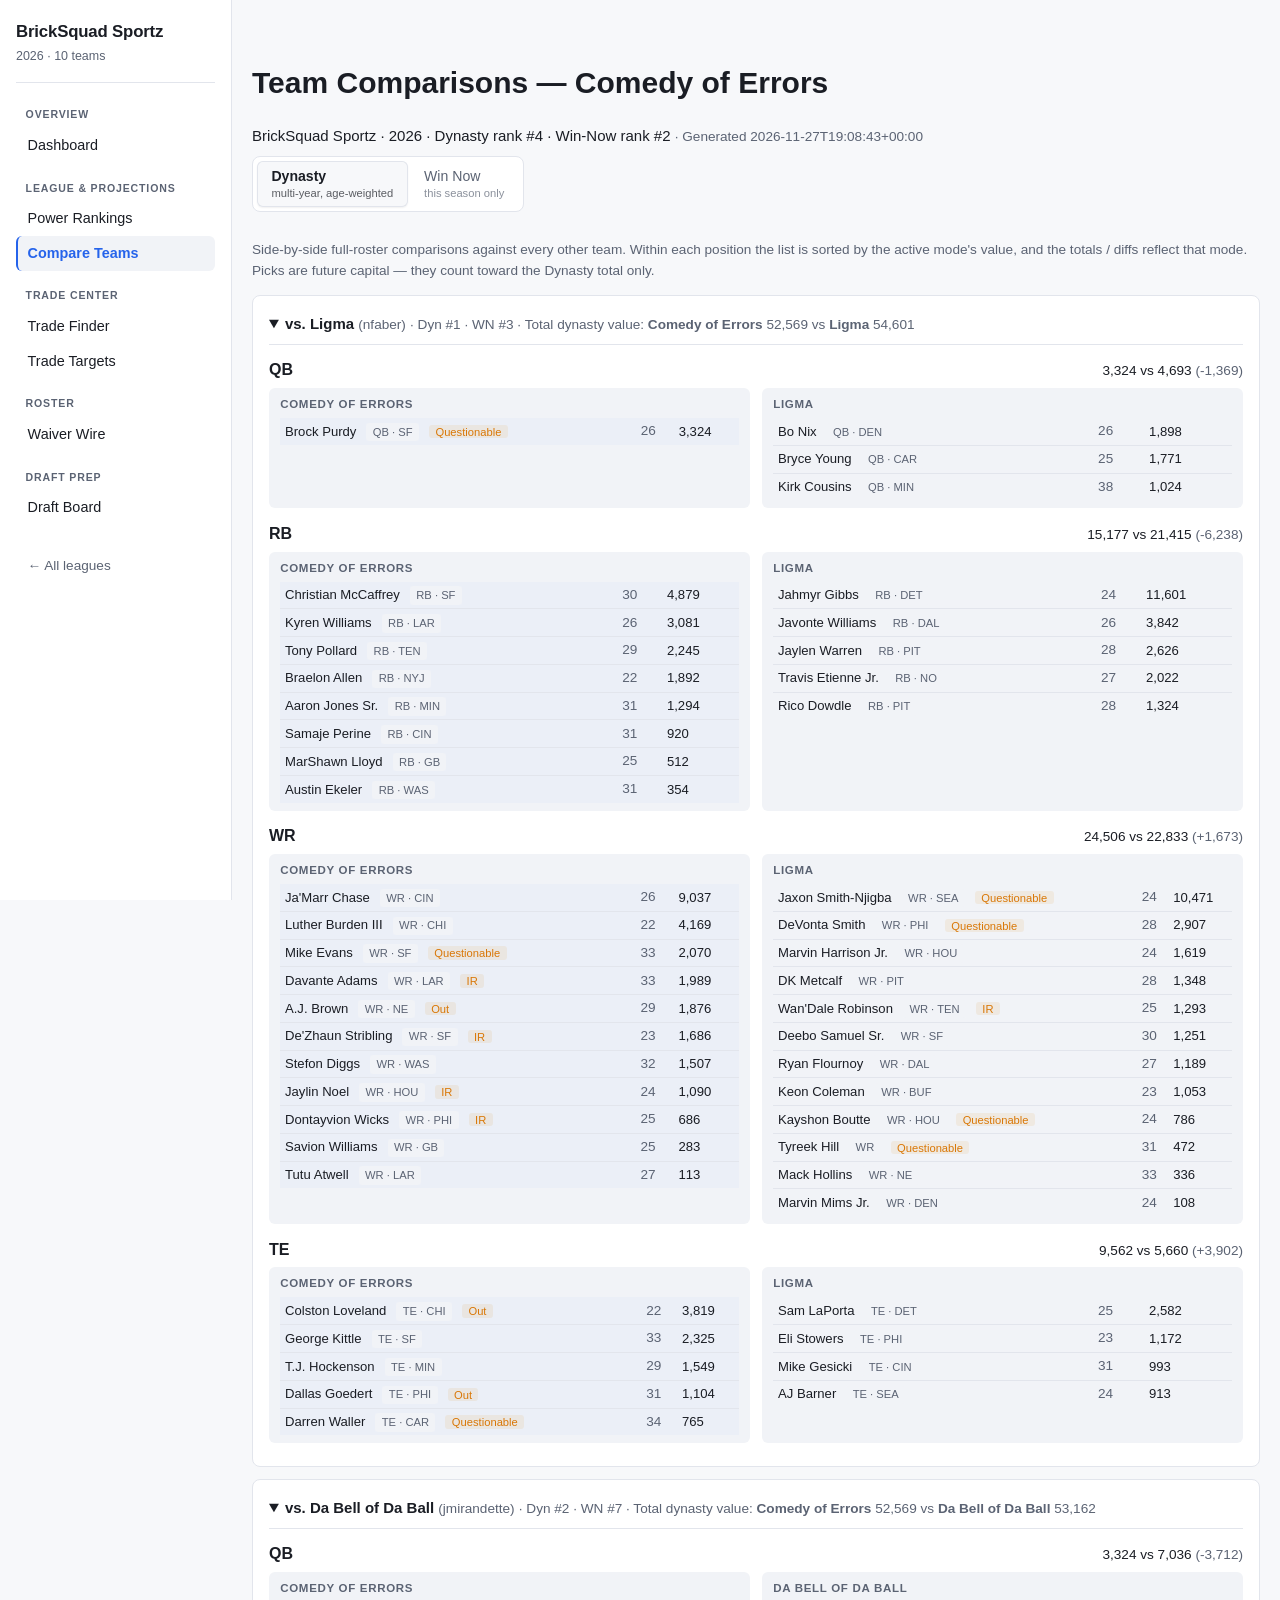
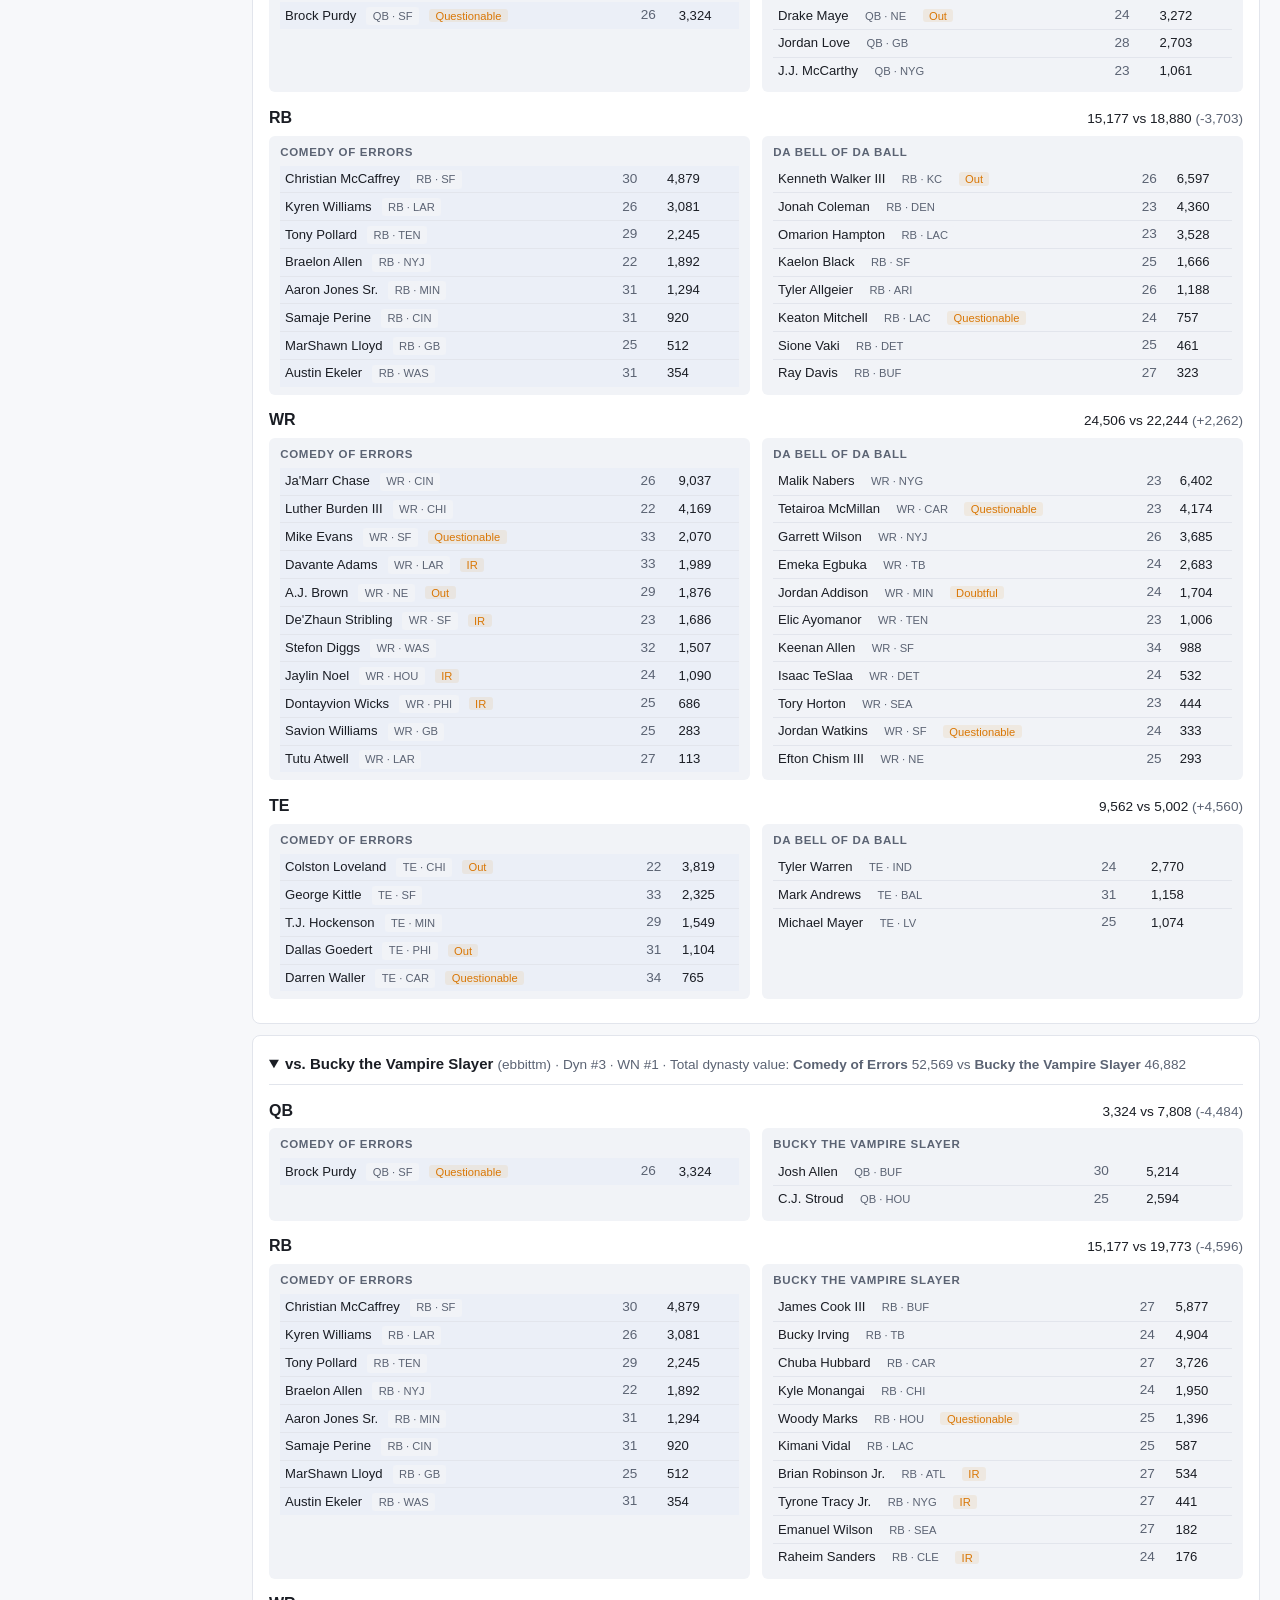
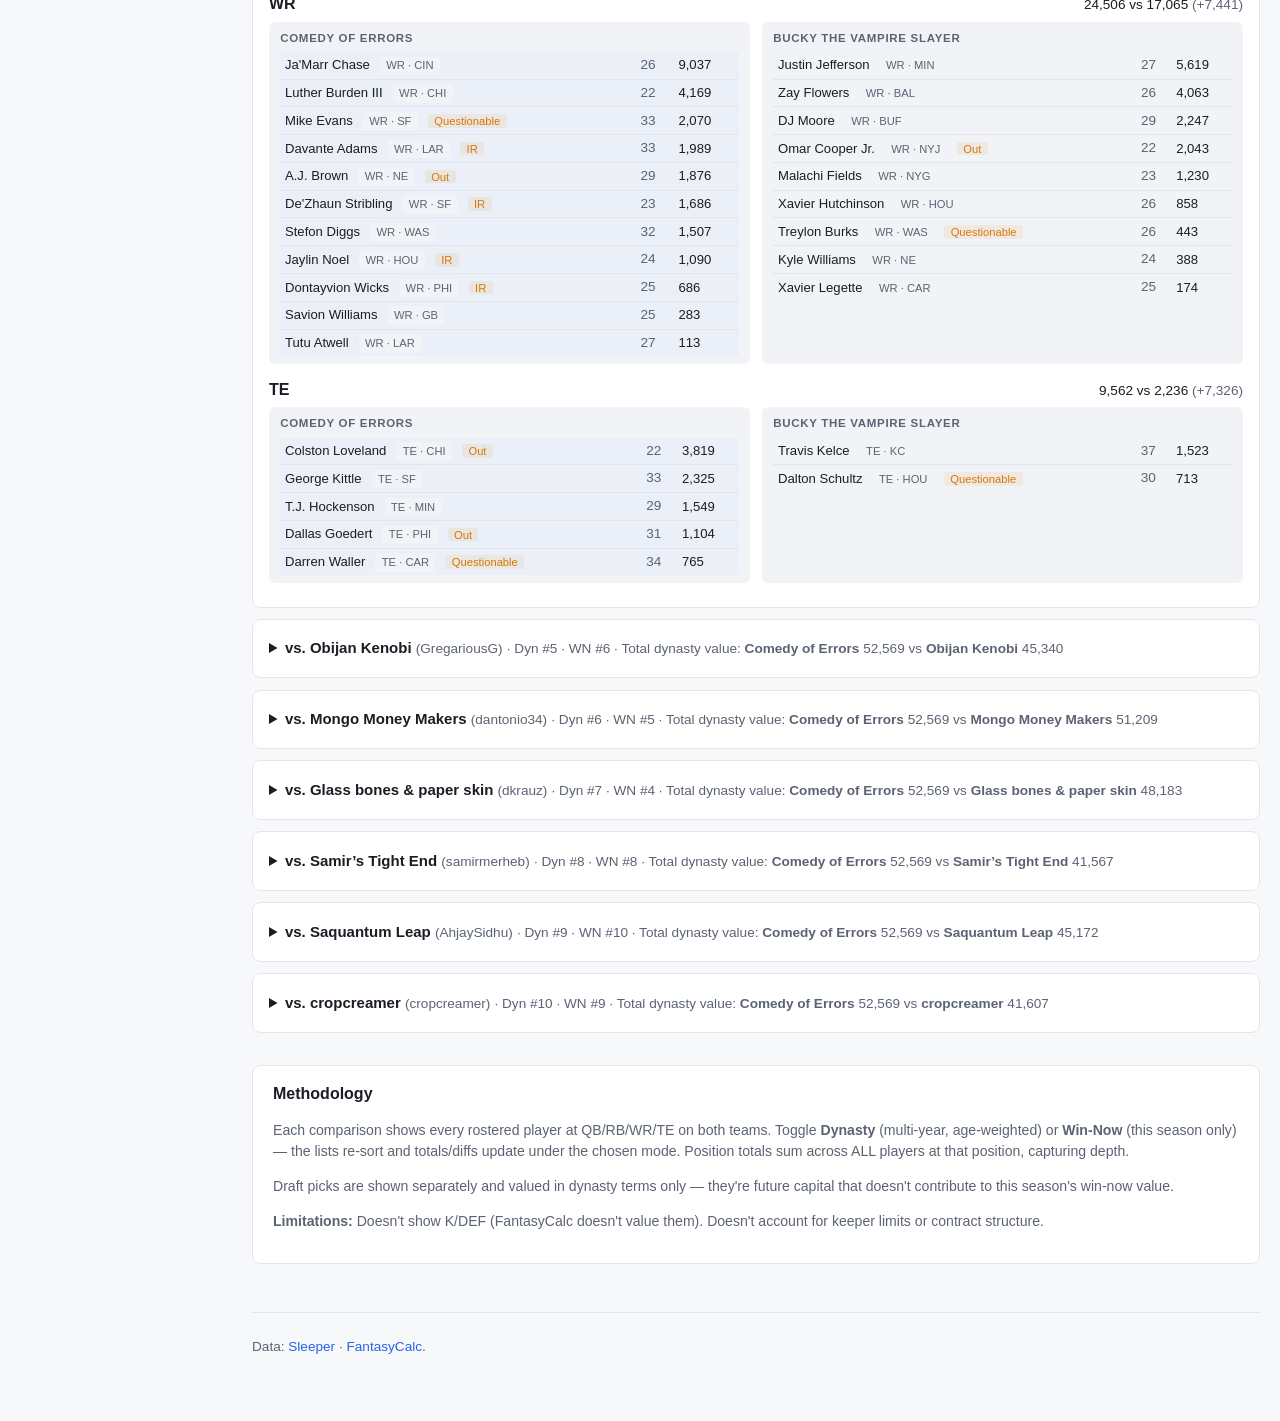
<file: docs/leagues/bricksquad-sportz/compare/index.html>
<!doctype html>
<html lang="en">
<head>
  <meta charset="utf-8">
  <meta name="viewport" content="width=device-width,initial-scale=1">
  <title>BrickSquad Sportz — Team Comparisons</title>
<meta property="og:type" content="website">
<meta property="og:site_name" content="Dynasty Tools">
<meta property="og:title" content="Team Comparisons — Comedy of Errors">
<meta property="og:description" content="Side-by-side full-roster comparisons against every team in the league, under both Dynasty and Win-Now value modes.">
<meta property="og:image" content="https://stephenmsoward-cmd.github.io/Stephen-dynasty-football-assistant/og.png">
<meta property="og:url" content="https://stephenmsoward-cmd.github.io/Stephen-dynasty-football-assistant/leagues/bricksquad-sportz/compare/">
<meta name="twitter:card" content="summary_large_image">
<meta name="twitter:title" content="Team Comparisons — Comedy of Errors">
<meta name="twitter:description" content="Side-by-side full-roster comparisons against every team in the league, under both Dynasty and Win-Now value modes.">
<meta name="twitter:image" content="https://stephenmsoward-cmd.github.io/Stephen-dynasty-football-assistant/og.png">
<meta name="description" content="Side-by-side full-roster comparisons against every team in the league, under both Dynasty and Win-Now value modes.">  <link rel="stylesheet" href="../../../style.css">
</head>
<body class="mode-dynasty">
<div class="layout">
<nav class="sidebar" aria-label="Site navigation">
  <div class="sidebar-brand">
    <a href="../">BrickSquad Sportz</a>
    <div class="sidebar-sub">2026 &middot; 10 teams</div>
  </div>

  <div class="nav-group">
    <div class="nav-group-label">Overview</div>
    <a href="../" class="nav-link ">Dashboard</a>
  </div>

  <div class="nav-group">
    <div class="nav-group-label">League &amp; Projections</div>
    <a href="../rankings/" class="nav-link ">Power Rankings</a>
    <a href="../compare/" class="nav-link active">Compare Teams</a>
  </div>

  <div class="nav-group">
    <div class="nav-group-label">Trade Center</div>
    <a href="../trades/" class="nav-link ">Trade Finder</a>
    <a href="../targets/" class="nav-link ">Trade Targets</a>
  </div>

  <div class="nav-group">
    <div class="nav-group-label">Roster</div>
    <a href="../waivers/" class="nav-link ">Waiver Wire</a>
  </div>

  <div class="nav-group">
    <div class="nav-group-label">Draft Prep</div>
    <a href="../draft/" class="nav-link ">Draft Board</a>
  </div>

  <div class="nav-group nav-group-footer">
    <a href="../../../" class="nav-link nav-back">&larr; All leagues</a>
  </div>
</nav><main class="content">
<div class="container">
  <header class="page-header">
    <h1>Team Comparisons — Comedy of Errors</h1>
    <div class="tagline">
      BrickSquad Sportz &middot; 2026 &middot;
      Dynasty rank #4 &middot;
      Win-Now rank #2
      <span class="muted small">&middot; Generated 2026-11-27T19:08:43+00:00</span>
    </div>
  </header>

  <div class="mode-toggle" role="tablist" aria-label="Value mode">
    <button data-mode="dynasty" class="active" role="tab" aria-selected="true">
      Dynasty
      <span class="mode-desc">multi-year, age-weighted</span>
    </button>
    <button data-mode="winnow" role="tab" aria-selected="false">
      Win Now
      <span class="mode-desc">this season only</span>
    </button>
  </div>

  <p class="muted small" style="margin-top: 0.5rem;">
    Side-by-side full-roster comparisons against every other team. Within each
    position the list is sorted by the active mode's value, and the totals /
    diffs reflect that mode. Picks are future capital — they count toward the
    Dynasty total only.
  </p>



  <details class="compare-card" open>
    <summary>
      <strong>vs. Ligma</strong>
      <span class="muted small">(nfaber)</span>
      <span class="muted small">
        &middot; Dyn #1 &middot; WN #3
      </span>
      <span class="muted small dynasty-only">
        &middot; Total dynasty value:
        <strong>Comedy of Errors</strong> 52,569
        vs <strong>Ligma</strong> 54,601
      </span>
      <span class="muted small winnow-only">
        &middot; Total win-now value:
        <strong>Comedy of Errors</strong> 51,681
        vs <strong>Ligma</strong> 41,256
      </span>
    </summary>

    <div class="dynasty-only">  <section class="compare-pos">
    <header class="compare-pos-header">
      <h3>QB</h3>
      <div class="compare-pos-totals">
        <span class="bad">
          3,324 vs 4,693
          <span class="muted small">(-1,369)</span>
        </span>
      </div>
    </header>
    <div class="compare-grid">
      <div class="compare-col compare-mine">
        <div class="compare-col-label">Comedy of Errors</div>
        <table class="compare-table">
          <tbody>
  <tr class="mine-row">
    <td>
      Brock Purdy
      <span class="pos-tag">QB · SF</span>
<span class="injury Q">Questionable</span>    </td>
    <td class="num muted small">26</td>
    <td class="num">3,324</td>
  </tr>
          </tbody>
        </table>
      </div>
      <div class="compare-col compare-theirs">
        <div class="compare-col-label">Ligma</div>
        <table class="compare-table">
          <tbody>
  <tr class="">
    <td>
      Bo Nix
      <span class="pos-tag">QB · DEN</span>
    </td>
    <td class="num muted small">26</td>
    <td class="num">1,898</td>
  </tr>
  <tr class="">
    <td>
      Bryce Young
      <span class="pos-tag">QB · CAR</span>
    </td>
    <td class="num muted small">25</td>
    <td class="num">1,771</td>
  </tr>
  <tr class="">
    <td>
      Kirk Cousins
      <span class="pos-tag">QB · MIN</span>
    </td>
    <td class="num muted small">38</td>
    <td class="num">1,024</td>
  </tr>
          </tbody>
        </table>
      </div>
    </div>
  </section>
</div>
    <div class="winnow-only">  <section class="compare-pos">
    <header class="compare-pos-header">
      <h3>QB</h3>
      <div class="compare-pos-totals">
        <span class="good">
          2,866 vs 2,020
          <span class="muted small">(+846)</span>
        </span>
      </div>
    </header>
    <div class="compare-grid">
      <div class="compare-col compare-mine">
        <div class="compare-col-label">Comedy of Errors</div>
        <table class="compare-table">
          <tbody>
  <tr class="mine-row">
    <td>
      Brock Purdy
      <span class="pos-tag">QB · SF</span>
<span class="injury Q">Questionable</span>    </td>
    <td class="num muted small">26</td>
    <td class="num">2,866</td>
  </tr>
          </tbody>
        </table>
      </div>
      <div class="compare-col compare-theirs">
        <div class="compare-col-label">Ligma</div>
        <table class="compare-table">
          <tbody>
  <tr class="">
    <td>
      Bo Nix
      <span class="pos-tag">QB · DEN</span>
    </td>
    <td class="num muted small">26</td>
    <td class="num">785</td>
  </tr>
  <tr class="">
    <td>
      Kirk Cousins
      <span class="pos-tag">QB · MIN</span>
    </td>
    <td class="num muted small">38</td>
    <td class="num">677</td>
  </tr>
  <tr class="">
    <td>
      Bryce Young
      <span class="pos-tag">QB · CAR</span>
    </td>
    <td class="num muted small">25</td>
    <td class="num">558</td>
  </tr>
          </tbody>
        </table>
      </div>
    </div>
  </section>
</div>
    <div class="dynasty-only">  <section class="compare-pos">
    <header class="compare-pos-header">
      <h3>RB</h3>
      <div class="compare-pos-totals">
        <span class="bad">
          15,177 vs 21,415
          <span class="muted small">(-6,238)</span>
        </span>
      </div>
    </header>
    <div class="compare-grid">
      <div class="compare-col compare-mine">
        <div class="compare-col-label">Comedy of Errors</div>
        <table class="compare-table">
          <tbody>
  <tr class="mine-row">
    <td>
      Christian McCaffrey
      <span class="pos-tag">RB · SF</span>
    </td>
    <td class="num muted small">30</td>
    <td class="num">4,879</td>
  </tr>
  <tr class="mine-row">
    <td>
      Kyren Williams
      <span class="pos-tag">RB · LAR</span>
    </td>
    <td class="num muted small">26</td>
    <td class="num">3,081</td>
  </tr>
  <tr class="mine-row">
    <td>
      Tony Pollard
      <span class="pos-tag">RB · TEN</span>
    </td>
    <td class="num muted small">29</td>
    <td class="num">2,245</td>
  </tr>
  <tr class="mine-row">
    <td>
      Braelon Allen
      <span class="pos-tag">RB · NYJ</span>
    </td>
    <td class="num muted small">22</td>
    <td class="num">1,892</td>
  </tr>
  <tr class="mine-row">
    <td>
      Aaron Jones Sr.
      <span class="pos-tag">RB · MIN</span>
    </td>
    <td class="num muted small">31</td>
    <td class="num">1,294</td>
  </tr>
  <tr class="mine-row">
    <td>
      Samaje Perine
      <span class="pos-tag">RB · CIN</span>
    </td>
    <td class="num muted small">31</td>
    <td class="num">920</td>
  </tr>
  <tr class="mine-row">
    <td>
      MarShawn Lloyd
      <span class="pos-tag">RB · GB</span>
    </td>
    <td class="num muted small">25</td>
    <td class="num">512</td>
  </tr>
  <tr class="mine-row">
    <td>
      Austin Ekeler
      <span class="pos-tag">RB · WAS</span>
    </td>
    <td class="num muted small">31</td>
    <td class="num">354</td>
  </tr>
          </tbody>
        </table>
      </div>
      <div class="compare-col compare-theirs">
        <div class="compare-col-label">Ligma</div>
        <table class="compare-table">
          <tbody>
  <tr class="">
    <td>
      Jahmyr Gibbs
      <span class="pos-tag">RB · DET</span>
    </td>
    <td class="num muted small">24</td>
    <td class="num">11,601</td>
  </tr>
  <tr class="">
    <td>
      Javonte Williams
      <span class="pos-tag">RB · DAL</span>
    </td>
    <td class="num muted small">26</td>
    <td class="num">3,842</td>
  </tr>
  <tr class="">
    <td>
      Jaylen Warren
      <span class="pos-tag">RB · PIT</span>
    </td>
    <td class="num muted small">28</td>
    <td class="num">2,626</td>
  </tr>
  <tr class="">
    <td>
      Travis Etienne Jr.
      <span class="pos-tag">RB · NO</span>
    </td>
    <td class="num muted small">27</td>
    <td class="num">2,022</td>
  </tr>
  <tr class="">
    <td>
      Rico Dowdle
      <span class="pos-tag">RB · PIT</span>
    </td>
    <td class="num muted small">28</td>
    <td class="num">1,324</td>
  </tr>
          </tbody>
        </table>
      </div>
    </div>
  </section>
</div>
    <div class="winnow-only">  <section class="compare-pos">
    <header class="compare-pos-header">
      <h3>RB</h3>
      <div class="compare-pos-totals">
        <span class="bad">
          18,475 vs 22,238
          <span class="muted small">(-3,763)</span>
        </span>
      </div>
    </header>
    <div class="compare-grid">
      <div class="compare-col compare-mine">
        <div class="compare-col-label">Comedy of Errors</div>
        <table class="compare-table">
          <tbody>
  <tr class="mine-row">
    <td>
      Christian McCaffrey
      <span class="pos-tag">RB · SF</span>
    </td>
    <td class="num muted small">30</td>
    <td class="num">9,102</td>
  </tr>
  <tr class="mine-row">
    <td>
      Kyren Williams
      <span class="pos-tag">RB · LAR</span>
    </td>
    <td class="num muted small">26</td>
    <td class="num">3,760</td>
  </tr>
  <tr class="mine-row">
    <td>
      Tony Pollard
      <span class="pos-tag">RB · TEN</span>
    </td>
    <td class="num muted small">29</td>
    <td class="num">3,339</td>
  </tr>
  <tr class="mine-row">
    <td>
      Aaron Jones Sr.
      <span class="pos-tag">RB · MIN</span>
    </td>
    <td class="num muted small">31</td>
    <td class="num">1,112</td>
  </tr>
  <tr class="mine-row">
    <td>
      Braelon Allen
      <span class="pos-tag">RB · NYJ</span>
    </td>
    <td class="num muted small">22</td>
    <td class="num">786</td>
  </tr>
  <tr class="mine-row">
    <td>
      Samaje Perine
      <span class="pos-tag">RB · CIN</span>
    </td>
    <td class="num muted small">31</td>
    <td class="num">365</td>
  </tr>
  <tr class="mine-row">
    <td>
      Austin Ekeler
      <span class="pos-tag">RB · WAS</span>
    </td>
    <td class="num muted small">31</td>
    <td class="num">11</td>
  </tr>
  <tr class="mine-row">
    <td>
      MarShawn Lloyd
      <span class="pos-tag">RB · GB</span>
    </td>
    <td class="num muted small">25</td>
    <td class="num">0</td>
  </tr>
          </tbody>
        </table>
      </div>
      <div class="compare-col compare-theirs">
        <div class="compare-col-label">Ligma</div>
        <table class="compare-table">
          <tbody>
  <tr class="">
    <td>
      Jahmyr Gibbs
      <span class="pos-tag">RB · DET</span>
    </td>
    <td class="num muted small">24</td>
    <td class="num">10,820</td>
  </tr>
  <tr class="">
    <td>
      Javonte Williams
      <span class="pos-tag">RB · DAL</span>
    </td>
    <td class="num muted small">26</td>
    <td class="num">5,904</td>
  </tr>
  <tr class="">
    <td>
      Jaylen Warren
      <span class="pos-tag">RB · PIT</span>
    </td>
    <td class="num muted small">28</td>
    <td class="num">3,405</td>
  </tr>
  <tr class="">
    <td>
      Travis Etienne Jr.
      <span class="pos-tag">RB · NO</span>
    </td>
    <td class="num muted small">27</td>
    <td class="num">1,547</td>
  </tr>
  <tr class="">
    <td>
      Rico Dowdle
      <span class="pos-tag">RB · PIT</span>
    </td>
    <td class="num muted small">28</td>
    <td class="num">562</td>
  </tr>
          </tbody>
        </table>
      </div>
    </div>
  </section>
</div>
    <div class="dynasty-only">  <section class="compare-pos">
    <header class="compare-pos-header">
      <h3>WR</h3>
      <div class="compare-pos-totals">
        <span class="good">
          24,506 vs 22,833
          <span class="muted small">(+1,673)</span>
        </span>
      </div>
    </header>
    <div class="compare-grid">
      <div class="compare-col compare-mine">
        <div class="compare-col-label">Comedy of Errors</div>
        <table class="compare-table">
          <tbody>
  <tr class="mine-row">
    <td>
      Ja'Marr Chase
      <span class="pos-tag">WR · CIN</span>
    </td>
    <td class="num muted small">26</td>
    <td class="num">9,037</td>
  </tr>
  <tr class="mine-row">
    <td>
      Luther Burden III
      <span class="pos-tag">WR · CHI</span>
    </td>
    <td class="num muted small">22</td>
    <td class="num">4,169</td>
  </tr>
  <tr class="mine-row">
    <td>
      Mike Evans
      <span class="pos-tag">WR · SF</span>
<span class="injury Q">Questionable</span>    </td>
    <td class="num muted small">33</td>
    <td class="num">2,070</td>
  </tr>
  <tr class="mine-row">
    <td>
      Davante Adams
      <span class="pos-tag">WR · LAR</span>
<span class="injury Q">IR</span>    </td>
    <td class="num muted small">33</td>
    <td class="num">1,989</td>
  </tr>
  <tr class="mine-row">
    <td>
      A.J. Brown
      <span class="pos-tag">WR · NE</span>
<span class="injury Q">Out</span>    </td>
    <td class="num muted small">29</td>
    <td class="num">1,876</td>
  </tr>
  <tr class="mine-row">
    <td>
      De'Zhaun Stribling
      <span class="pos-tag">WR · SF</span>
<span class="injury Q">IR</span>    </td>
    <td class="num muted small">23</td>
    <td class="num">1,686</td>
  </tr>
  <tr class="mine-row">
    <td>
      Stefon Diggs
      <span class="pos-tag">WR · WAS</span>
    </td>
    <td class="num muted small">32</td>
    <td class="num">1,507</td>
  </tr>
  <tr class="mine-row">
    <td>
      Jaylin Noel
      <span class="pos-tag">WR · HOU</span>
<span class="injury Q">IR</span>    </td>
    <td class="num muted small">24</td>
    <td class="num">1,090</td>
  </tr>
  <tr class="mine-row">
    <td>
      Dontayvion Wicks
      <span class="pos-tag">WR · PHI</span>
<span class="injury Q">IR</span>    </td>
    <td class="num muted small">25</td>
    <td class="num">686</td>
  </tr>
  <tr class="mine-row">
    <td>
      Savion Williams
      <span class="pos-tag">WR · GB</span>
    </td>
    <td class="num muted small">25</td>
    <td class="num">283</td>
  </tr>
  <tr class="mine-row">
    <td>
      Tutu Atwell
      <span class="pos-tag">WR · LAR</span>
    </td>
    <td class="num muted small">27</td>
    <td class="num">113</td>
  </tr>
          </tbody>
        </table>
      </div>
      <div class="compare-col compare-theirs">
        <div class="compare-col-label">Ligma</div>
        <table class="compare-table">
          <tbody>
  <tr class="">
    <td>
      Jaxon Smith-Njigba
      <span class="pos-tag">WR · SEA</span>
<span class="injury Q">Questionable</span>    </td>
    <td class="num muted small">24</td>
    <td class="num">10,471</td>
  </tr>
  <tr class="">
    <td>
      DeVonta Smith
      <span class="pos-tag">WR · PHI</span>
<span class="injury Q">Questionable</span>    </td>
    <td class="num muted small">28</td>
    <td class="num">2,907</td>
  </tr>
  <tr class="">
    <td>
      Marvin Harrison Jr.
      <span class="pos-tag">WR · HOU</span>
    </td>
    <td class="num muted small">24</td>
    <td class="num">1,619</td>
  </tr>
  <tr class="">
    <td>
      DK Metcalf
      <span class="pos-tag">WR · PIT</span>
    </td>
    <td class="num muted small">28</td>
    <td class="num">1,348</td>
  </tr>
  <tr class="">
    <td>
      Wan'Dale Robinson
      <span class="pos-tag">WR · TEN</span>
<span class="injury Q">IR</span>    </td>
    <td class="num muted small">25</td>
    <td class="num">1,293</td>
  </tr>
  <tr class="">
    <td>
      Deebo Samuel Sr.
      <span class="pos-tag">WR · SF</span>
    </td>
    <td class="num muted small">30</td>
    <td class="num">1,251</td>
  </tr>
  <tr class="">
    <td>
      Ryan Flournoy
      <span class="pos-tag">WR · DAL</span>
    </td>
    <td class="num muted small">27</td>
    <td class="num">1,189</td>
  </tr>
  <tr class="">
    <td>
      Keon Coleman
      <span class="pos-tag">WR · BUF</span>
    </td>
    <td class="num muted small">23</td>
    <td class="num">1,053</td>
  </tr>
  <tr class="">
    <td>
      Kayshon Boutte
      <span class="pos-tag">WR · HOU</span>
<span class="injury Q">Questionable</span>    </td>
    <td class="num muted small">24</td>
    <td class="num">786</td>
  </tr>
  <tr class="">
    <td>
      Tyreek Hill
      <span class="pos-tag">WR</span>
<span class="injury Q">Questionable</span>    </td>
    <td class="num muted small">31</td>
    <td class="num">472</td>
  </tr>
  <tr class="">
    <td>
      Mack Hollins
      <span class="pos-tag">WR · NE</span>
    </td>
    <td class="num muted small">33</td>
    <td class="num">336</td>
  </tr>
  <tr class="">
    <td>
      Marvin Mims Jr.
      <span class="pos-tag">WR · DEN</span>
    </td>
    <td class="num muted small">24</td>
    <td class="num">108</td>
  </tr>
          </tbody>
        </table>
      </div>
    </div>
  </section>
</div>
    <div class="winnow-only">  <section class="compare-pos">
    <header class="compare-pos-header">
      <h3>WR</h3>
      <div class="compare-pos-totals">
        <span class="good">
          21,997 vs 15,005
          <span class="muted small">(+6,992)</span>
        </span>
      </div>
    </header>
    <div class="compare-grid">
      <div class="compare-col compare-mine">
        <div class="compare-col-label">Comedy of Errors</div>
        <table class="compare-table">
          <tbody>
  <tr class="mine-row">
    <td>
      Ja'Marr Chase
      <span class="pos-tag">WR · CIN</span>
    </td>
    <td class="num muted small">26</td>
    <td class="num">9,409</td>
  </tr>
  <tr class="mine-row">
    <td>
      Luther Burden III
      <span class="pos-tag">WR · CHI</span>
    </td>
    <td class="num muted small">22</td>
    <td class="num">4,122</td>
  </tr>
  <tr class="mine-row">
    <td>
      Davante Adams
      <span class="pos-tag">WR · LAR</span>
<span class="injury Q">IR</span>    </td>
    <td class="num muted small">33</td>
    <td class="num">3,006</td>
  </tr>
  <tr class="mine-row">
    <td>
      Mike Evans
      <span class="pos-tag">WR · SF</span>
<span class="injury Q">Questionable</span>    </td>
    <td class="num muted small">33</td>
    <td class="num">2,964</td>
  </tr>
  <tr class="mine-row">
    <td>
      Stefon Diggs
      <span class="pos-tag">WR · WAS</span>
    </td>
    <td class="num muted small">32</td>
    <td class="num">1,472</td>
  </tr>
  <tr class="mine-row">
    <td>
      A.J. Brown
      <span class="pos-tag">WR · NE</span>
<span class="injury Q">Out</span>    </td>
    <td class="num muted small">29</td>
    <td class="num">971</td>
  </tr>
  <tr class="mine-row">
    <td>
      De'Zhaun Stribling
      <span class="pos-tag">WR · SF</span>
<span class="injury Q">IR</span>    </td>
    <td class="num muted small">23</td>
    <td class="num">53</td>
  </tr>
  <tr class="mine-row">
    <td>
      Savion Williams
      <span class="pos-tag">WR · GB</span>
    </td>
    <td class="num muted small">25</td>
    <td class="num">0</td>
  </tr>
  <tr class="mine-row">
    <td>
      Jaylin Noel
      <span class="pos-tag">WR · HOU</span>
<span class="injury Q">IR</span>    </td>
    <td class="num muted small">24</td>
    <td class="num">0</td>
  </tr>
  <tr class="mine-row">
    <td>
      Tutu Atwell
      <span class="pos-tag">WR · LAR</span>
    </td>
    <td class="num muted small">27</td>
    <td class="num">0</td>
  </tr>
  <tr class="mine-row">
    <td>
      Dontayvion Wicks
      <span class="pos-tag">WR · PHI</span>
<span class="injury Q">IR</span>    </td>
    <td class="num muted small">25</td>
    <td class="num">0</td>
  </tr>
          </tbody>
        </table>
      </div>
      <div class="compare-col compare-theirs">
        <div class="compare-col-label">Ligma</div>
        <table class="compare-table">
          <tbody>
  <tr class="">
    <td>
      Jaxon Smith-Njigba
      <span class="pos-tag">WR · SEA</span>
<span class="injury Q">Questionable</span>    </td>
    <td class="num muted small">24</td>
    <td class="num">10,275</td>
  </tr>
  <tr class="">
    <td>
      DeVonta Smith
      <span class="pos-tag">WR · PHI</span>
<span class="injury Q">Questionable</span>    </td>
    <td class="num muted small">28</td>
    <td class="num">2,484</td>
  </tr>
  <tr class="">
    <td>
      Deebo Samuel Sr.
      <span class="pos-tag">WR · SF</span>
    </td>
    <td class="num muted small">30</td>
    <td class="num">860</td>
  </tr>
  <tr class="">
    <td>
      DK Metcalf
      <span class="pos-tag">WR · PIT</span>
    </td>
    <td class="num muted small">28</td>
    <td class="num">679</td>
  </tr>
  <tr class="">
    <td>
      Ryan Flournoy
      <span class="pos-tag">WR · DAL</span>
    </td>
    <td class="num muted small">27</td>
    <td class="num">507</td>
  </tr>
  <tr class="">
    <td>
      Marvin Harrison Jr.
      <span class="pos-tag">WR · HOU</span>
    </td>
    <td class="num muted small">24</td>
    <td class="num">154</td>
  </tr>
  <tr class="">
    <td>
      Keon Coleman
      <span class="pos-tag">WR · BUF</span>
    </td>
    <td class="num muted small">23</td>
    <td class="num">46</td>
  </tr>
  <tr class="">
    <td>
      Wan'Dale Robinson
      <span class="pos-tag">WR · TEN</span>
<span class="injury Q">IR</span>    </td>
    <td class="num muted small">25</td>
    <td class="num">0</td>
  </tr>
  <tr class="">
    <td>
      Mack Hollins
      <span class="pos-tag">WR · NE</span>
    </td>
    <td class="num muted small">33</td>
    <td class="num">0</td>
  </tr>
  <tr class="">
    <td>
      Marvin Mims Jr.
      <span class="pos-tag">WR · DEN</span>
    </td>
    <td class="num muted small">24</td>
    <td class="num">0</td>
  </tr>
  <tr class="">
    <td>
      Tyreek Hill
      <span class="pos-tag">WR</span>
<span class="injury Q">Questionable</span>    </td>
    <td class="num muted small">31</td>
    <td class="num">0</td>
  </tr>
  <tr class="">
    <td>
      Kayshon Boutte
      <span class="pos-tag">WR · HOU</span>
<span class="injury Q">Questionable</span>    </td>
    <td class="num muted small">24</td>
    <td class="num">0</td>
  </tr>
          </tbody>
        </table>
      </div>
    </div>
  </section>
</div>
    <div class="dynasty-only">  <section class="compare-pos">
    <header class="compare-pos-header">
      <h3>TE</h3>
      <div class="compare-pos-totals">
        <span class="good">
          9,562 vs 5,660
          <span class="muted small">(+3,902)</span>
        </span>
      </div>
    </header>
    <div class="compare-grid">
      <div class="compare-col compare-mine">
        <div class="compare-col-label">Comedy of Errors</div>
        <table class="compare-table">
          <tbody>
  <tr class="mine-row">
    <td>
      Colston Loveland
      <span class="pos-tag">TE · CHI</span>
<span class="injury Q">Out</span>    </td>
    <td class="num muted small">22</td>
    <td class="num">3,819</td>
  </tr>
  <tr class="mine-row">
    <td>
      George Kittle
      <span class="pos-tag">TE · SF</span>
    </td>
    <td class="num muted small">33</td>
    <td class="num">2,325</td>
  </tr>
  <tr class="mine-row">
    <td>
      T.J. Hockenson
      <span class="pos-tag">TE · MIN</span>
    </td>
    <td class="num muted small">29</td>
    <td class="num">1,549</td>
  </tr>
  <tr class="mine-row">
    <td>
      Dallas Goedert
      <span class="pos-tag">TE · PHI</span>
<span class="injury Q">Out</span>    </td>
    <td class="num muted small">31</td>
    <td class="num">1,104</td>
  </tr>
  <tr class="mine-row">
    <td>
      Darren Waller
      <span class="pos-tag">TE · CAR</span>
<span class="injury Q">Questionable</span>    </td>
    <td class="num muted small">34</td>
    <td class="num">765</td>
  </tr>
          </tbody>
        </table>
      </div>
      <div class="compare-col compare-theirs">
        <div class="compare-col-label">Ligma</div>
        <table class="compare-table">
          <tbody>
  <tr class="">
    <td>
      Sam LaPorta
      <span class="pos-tag">TE · DET</span>
    </td>
    <td class="num muted small">25</td>
    <td class="num">2,582</td>
  </tr>
  <tr class="">
    <td>
      Eli Stowers
      <span class="pos-tag">TE · PHI</span>
    </td>
    <td class="num muted small">23</td>
    <td class="num">1,172</td>
  </tr>
  <tr class="">
    <td>
      Mike Gesicki
      <span class="pos-tag">TE · CIN</span>
    </td>
    <td class="num muted small">31</td>
    <td class="num">993</td>
  </tr>
  <tr class="">
    <td>
      AJ Barner
      <span class="pos-tag">TE · SEA</span>
    </td>
    <td class="num muted small">24</td>
    <td class="num">913</td>
  </tr>
          </tbody>
        </table>
      </div>
    </div>
  </section>
</div>
    <div class="winnow-only">  <section class="compare-pos">
    <header class="compare-pos-header">
      <h3>TE</h3>
      <div class="compare-pos-totals">
        <span class="good">
          8,343 vs 1,993
          <span class="muted small">(+6,350)</span>
        </span>
      </div>
    </header>
    <div class="compare-grid">
      <div class="compare-col compare-mine">
        <div class="compare-col-label">Comedy of Errors</div>
        <table class="compare-table">
          <tbody>
  <tr class="mine-row">
    <td>
      George Kittle
      <span class="pos-tag">TE · SF</span>
    </td>
    <td class="num muted small">33</td>
    <td class="num">3,826</td>
  </tr>
  <tr class="mine-row">
    <td>
      Colston Loveland
      <span class="pos-tag">TE · CHI</span>
<span class="injury Q">Out</span>    </td>
    <td class="num muted small">22</td>
    <td class="num">2,674</td>
  </tr>
  <tr class="mine-row">
    <td>
      T.J. Hockenson
      <span class="pos-tag">TE · MIN</span>
    </td>
    <td class="num muted small">29</td>
    <td class="num">1,132</td>
  </tr>
  <tr class="mine-row">
    <td>
      Dallas Goedert
      <span class="pos-tag">TE · PHI</span>
<span class="injury Q">Out</span>    </td>
    <td class="num muted small">31</td>
    <td class="num">514</td>
  </tr>
  <tr class="mine-row">
    <td>
      Darren Waller
      <span class="pos-tag">TE · CAR</span>
<span class="injury Q">Questionable</span>    </td>
    <td class="num muted small">34</td>
    <td class="num">197</td>
  </tr>
          </tbody>
        </table>
      </div>
      <div class="compare-col compare-theirs">
        <div class="compare-col-label">Ligma</div>
        <table class="compare-table">
          <tbody>
  <tr class="">
    <td>
      Sam LaPorta
      <span class="pos-tag">TE · DET</span>
    </td>
    <td class="num muted small">25</td>
    <td class="num">1,515</td>
  </tr>
  <tr class="">
    <td>
      Mike Gesicki
      <span class="pos-tag">TE · CIN</span>
    </td>
    <td class="num muted small">31</td>
    <td class="num">478</td>
  </tr>
  <tr class="">
    <td>
      AJ Barner
      <span class="pos-tag">TE · SEA</span>
    </td>
    <td class="num muted small">24</td>
    <td class="num">0</td>
  </tr>
  <tr class="">
    <td>
      Eli Stowers
      <span class="pos-tag">TE · PHI</span>
    </td>
    <td class="num muted small">23</td>
    <td class="num">0</td>
  </tr>
          </tbody>
        </table>
      </div>
    </div>
  </section>
</div>

  </details>
  <details class="compare-card" open>
    <summary>
      <strong>vs. Da Bell of Da Ball</strong>
      <span class="muted small">(jmirandette)</span>
      <span class="muted small">
        &middot; Dyn #2 &middot; WN #7
      </span>
      <span class="muted small dynasty-only">
        &middot; Total dynasty value:
        <strong>Comedy of Errors</strong> 52,569
        vs <strong>Da Bell of Da Ball</strong> 53,162
      </span>
      <span class="muted small winnow-only">
        &middot; Total win-now value:
        <strong>Comedy of Errors</strong> 51,681
        vs <strong>Da Bell of Da Ball</strong> 34,970
      </span>
    </summary>

    <div class="dynasty-only">  <section class="compare-pos">
    <header class="compare-pos-header">
      <h3>QB</h3>
      <div class="compare-pos-totals">
        <span class="bad">
          3,324 vs 7,036
          <span class="muted small">(-3,712)</span>
        </span>
      </div>
    </header>
    <div class="compare-grid">
      <div class="compare-col compare-mine">
        <div class="compare-col-label">Comedy of Errors</div>
        <table class="compare-table">
          <tbody>
  <tr class="mine-row">
    <td>
      Brock Purdy
      <span class="pos-tag">QB · SF</span>
<span class="injury Q">Questionable</span>    </td>
    <td class="num muted small">26</td>
    <td class="num">3,324</td>
  </tr>
          </tbody>
        </table>
      </div>
      <div class="compare-col compare-theirs">
        <div class="compare-col-label">Da Bell of Da Ball</div>
        <table class="compare-table">
          <tbody>
  <tr class="">
    <td>
      Drake Maye
      <span class="pos-tag">QB · NE</span>
<span class="injury Q">Out</span>    </td>
    <td class="num muted small">24</td>
    <td class="num">3,272</td>
  </tr>
  <tr class="">
    <td>
      Jordan Love
      <span class="pos-tag">QB · GB</span>
    </td>
    <td class="num muted small">28</td>
    <td class="num">2,703</td>
  </tr>
  <tr class="">
    <td>
      J.J. McCarthy
      <span class="pos-tag">QB · NYG</span>
    </td>
    <td class="num muted small">23</td>
    <td class="num">1,061</td>
  </tr>
          </tbody>
        </table>
      </div>
    </div>
  </section>
</div>
    <div class="winnow-only">  <section class="compare-pos">
    <header class="compare-pos-header">
      <h3>QB</h3>
      <div class="compare-pos-totals">
        <span class="good">
          2,866 vs 2,335
          <span class="muted small">(+531)</span>
        </span>
      </div>
    </header>
    <div class="compare-grid">
      <div class="compare-col compare-mine">
        <div class="compare-col-label">Comedy of Errors</div>
        <table class="compare-table">
          <tbody>
  <tr class="mine-row">
    <td>
      Brock Purdy
      <span class="pos-tag">QB · SF</span>
<span class="injury Q">Questionable</span>    </td>
    <td class="num muted small">26</td>
    <td class="num">2,866</td>
  </tr>
          </tbody>
        </table>
      </div>
      <div class="compare-col compare-theirs">
        <div class="compare-col-label">Da Bell of Da Ball</div>
        <table class="compare-table">
          <tbody>
  <tr class="">
    <td>
      Jordan Love
      <span class="pos-tag">QB · GB</span>
    </td>
    <td class="num muted small">28</td>
    <td class="num">2,081</td>
  </tr>
  <tr class="">
    <td>
      J.J. McCarthy
      <span class="pos-tag">QB · NYG</span>
    </td>
    <td class="num muted small">23</td>
    <td class="num">254</td>
  </tr>
  <tr class="">
    <td>
      Drake Maye
      <span class="pos-tag">QB · NE</span>
<span class="injury Q">Out</span>    </td>
    <td class="num muted small">24</td>
    <td class="num">0</td>
  </tr>
          </tbody>
        </table>
      </div>
    </div>
  </section>
</div>
    <div class="dynasty-only">  <section class="compare-pos">
    <header class="compare-pos-header">
      <h3>RB</h3>
      <div class="compare-pos-totals">
        <span class="bad">
          15,177 vs 18,880
          <span class="muted small">(-3,703)</span>
        </span>
      </div>
    </header>
    <div class="compare-grid">
      <div class="compare-col compare-mine">
        <div class="compare-col-label">Comedy of Errors</div>
        <table class="compare-table">
          <tbody>
  <tr class="mine-row">
    <td>
      Christian McCaffrey
      <span class="pos-tag">RB · SF</span>
    </td>
    <td class="num muted small">30</td>
    <td class="num">4,879</td>
  </tr>
  <tr class="mine-row">
    <td>
      Kyren Williams
      <span class="pos-tag">RB · LAR</span>
    </td>
    <td class="num muted small">26</td>
    <td class="num">3,081</td>
  </tr>
  <tr class="mine-row">
    <td>
      Tony Pollard
      <span class="pos-tag">RB · TEN</span>
    </td>
    <td class="num muted small">29</td>
    <td class="num">2,245</td>
  </tr>
  <tr class="mine-row">
    <td>
      Braelon Allen
      <span class="pos-tag">RB · NYJ</span>
    </td>
    <td class="num muted small">22</td>
    <td class="num">1,892</td>
  </tr>
  <tr class="mine-row">
    <td>
      Aaron Jones Sr.
      <span class="pos-tag">RB · MIN</span>
    </td>
    <td class="num muted small">31</td>
    <td class="num">1,294</td>
  </tr>
  <tr class="mine-row">
    <td>
      Samaje Perine
      <span class="pos-tag">RB · CIN</span>
    </td>
    <td class="num muted small">31</td>
    <td class="num">920</td>
  </tr>
  <tr class="mine-row">
    <td>
      MarShawn Lloyd
      <span class="pos-tag">RB · GB</span>
    </td>
    <td class="num muted small">25</td>
    <td class="num">512</td>
  </tr>
  <tr class="mine-row">
    <td>
      Austin Ekeler
      <span class="pos-tag">RB · WAS</span>
    </td>
    <td class="num muted small">31</td>
    <td class="num">354</td>
  </tr>
          </tbody>
        </table>
      </div>
      <div class="compare-col compare-theirs">
        <div class="compare-col-label">Da Bell of Da Ball</div>
        <table class="compare-table">
          <tbody>
  <tr class="">
    <td>
      Kenneth Walker III
      <span class="pos-tag">RB · KC</span>
<span class="injury Q">Out</span>    </td>
    <td class="num muted small">26</td>
    <td class="num">6,597</td>
  </tr>
  <tr class="">
    <td>
      Jonah Coleman
      <span class="pos-tag">RB · DEN</span>
    </td>
    <td class="num muted small">23</td>
    <td class="num">4,360</td>
  </tr>
  <tr class="">
    <td>
      Omarion Hampton
      <span class="pos-tag">RB · LAC</span>
    </td>
    <td class="num muted small">23</td>
    <td class="num">3,528</td>
  </tr>
  <tr class="">
    <td>
      Kaelon Black
      <span class="pos-tag">RB · SF</span>
    </td>
    <td class="num muted small">25</td>
    <td class="num">1,666</td>
  </tr>
  <tr class="">
    <td>
      Tyler Allgeier
      <span class="pos-tag">RB · ARI</span>
    </td>
    <td class="num muted small">26</td>
    <td class="num">1,188</td>
  </tr>
  <tr class="">
    <td>
      Keaton Mitchell
      <span class="pos-tag">RB · LAC</span>
<span class="injury Q">Questionable</span>    </td>
    <td class="num muted small">24</td>
    <td class="num">757</td>
  </tr>
  <tr class="">
    <td>
      Sione Vaki
      <span class="pos-tag">RB · DET</span>
    </td>
    <td class="num muted small">25</td>
    <td class="num">461</td>
  </tr>
  <tr class="">
    <td>
      Ray Davis
      <span class="pos-tag">RB · BUF</span>
    </td>
    <td class="num muted small">27</td>
    <td class="num">323</td>
  </tr>
          </tbody>
        </table>
      </div>
    </div>
  </section>
</div>
    <div class="winnow-only">  <section class="compare-pos">
    <header class="compare-pos-header">
      <h3>RB</h3>
      <div class="compare-pos-totals">
        <span class="good">
          18,475 vs 16,456
          <span class="muted small">(+2,019)</span>
        </span>
      </div>
    </header>
    <div class="compare-grid">
      <div class="compare-col compare-mine">
        <div class="compare-col-label">Comedy of Errors</div>
        <table class="compare-table">
          <tbody>
  <tr class="mine-row">
    <td>
      Christian McCaffrey
      <span class="pos-tag">RB · SF</span>
    </td>
    <td class="num muted small">30</td>
    <td class="num">9,102</td>
  </tr>
  <tr class="mine-row">
    <td>
      Kyren Williams
      <span class="pos-tag">RB · LAR</span>
    </td>
    <td class="num muted small">26</td>
    <td class="num">3,760</td>
  </tr>
  <tr class="mine-row">
    <td>
      Tony Pollard
      <span class="pos-tag">RB · TEN</span>
    </td>
    <td class="num muted small">29</td>
    <td class="num">3,339</td>
  </tr>
  <tr class="mine-row">
    <td>
      Aaron Jones Sr.
      <span class="pos-tag">RB · MIN</span>
    </td>
    <td class="num muted small">31</td>
    <td class="num">1,112</td>
  </tr>
  <tr class="mine-row">
    <td>
      Braelon Allen
      <span class="pos-tag">RB · NYJ</span>
    </td>
    <td class="num muted small">22</td>
    <td class="num">786</td>
  </tr>
  <tr class="mine-row">
    <td>
      Samaje Perine
      <span class="pos-tag">RB · CIN</span>
    </td>
    <td class="num muted small">31</td>
    <td class="num">365</td>
  </tr>
  <tr class="mine-row">
    <td>
      Austin Ekeler
      <span class="pos-tag">RB · WAS</span>
    </td>
    <td class="num muted small">31</td>
    <td class="num">11</td>
  </tr>
  <tr class="mine-row">
    <td>
      MarShawn Lloyd
      <span class="pos-tag">RB · GB</span>
    </td>
    <td class="num muted small">25</td>
    <td class="num">0</td>
  </tr>
          </tbody>
        </table>
      </div>
      <div class="compare-col compare-theirs">
        <div class="compare-col-label">Da Bell of Da Ball</div>
        <table class="compare-table">
          <tbody>
  <tr class="">
    <td>
      Kenneth Walker III
      <span class="pos-tag">RB · KC</span>
<span class="injury Q">Out</span>    </td>
    <td class="num muted small">26</td>
    <td class="num">7,852</td>
  </tr>
  <tr class="">
    <td>
      Jonah Coleman
      <span class="pos-tag">RB · DEN</span>
    </td>
    <td class="num muted small">23</td>
    <td class="num">5,455</td>
  </tr>
  <tr class="">
    <td>
      Omarion Hampton
      <span class="pos-tag">RB · LAC</span>
    </td>
    <td class="num muted small">23</td>
    <td class="num">2,062</td>
  </tr>
  <tr class="">
    <td>
      Kaelon Black
      <span class="pos-tag">RB · SF</span>
    </td>
    <td class="num muted small">25</td>
    <td class="num">693</td>
  </tr>
  <tr class="">
    <td>
      Tyler Allgeier
      <span class="pos-tag">RB · ARI</span>
    </td>
    <td class="num muted small">26</td>
    <td class="num">394</td>
  </tr>
  <tr class="">
    <td>
      Ray Davis
      <span class="pos-tag">RB · BUF</span>
    </td>
    <td class="num muted small">27</td>
    <td class="num">0</td>
  </tr>
  <tr class="">
    <td>
      Sione Vaki
      <span class="pos-tag">RB · DET</span>
    </td>
    <td class="num muted small">25</td>
    <td class="num">0</td>
  </tr>
  <tr class="">
    <td>
      Keaton Mitchell
      <span class="pos-tag">RB · LAC</span>
<span class="injury Q">Questionable</span>    </td>
    <td class="num muted small">24</td>
    <td class="num">0</td>
  </tr>
          </tbody>
        </table>
      </div>
    </div>
  </section>
</div>
    <div class="dynasty-only">  <section class="compare-pos">
    <header class="compare-pos-header">
      <h3>WR</h3>
      <div class="compare-pos-totals">
        <span class="good">
          24,506 vs 22,244
          <span class="muted small">(+2,262)</span>
        </span>
      </div>
    </header>
    <div class="compare-grid">
      <div class="compare-col compare-mine">
        <div class="compare-col-label">Comedy of Errors</div>
        <table class="compare-table">
          <tbody>
  <tr class="mine-row">
    <td>
      Ja'Marr Chase
      <span class="pos-tag">WR · CIN</span>
    </td>
    <td class="num muted small">26</td>
    <td class="num">9,037</td>
  </tr>
  <tr class="mine-row">
    <td>
      Luther Burden III
      <span class="pos-tag">WR · CHI</span>
    </td>
    <td class="num muted small">22</td>
    <td class="num">4,169</td>
  </tr>
  <tr class="mine-row">
    <td>
      Mike Evans
      <span class="pos-tag">WR · SF</span>
<span class="injury Q">Questionable</span>    </td>
    <td class="num muted small">33</td>
    <td class="num">2,070</td>
  </tr>
  <tr class="mine-row">
    <td>
      Davante Adams
      <span class="pos-tag">WR · LAR</span>
<span class="injury Q">IR</span>    </td>
    <td class="num muted small">33</td>
    <td class="num">1,989</td>
  </tr>
  <tr class="mine-row">
    <td>
      A.J. Brown
      <span class="pos-tag">WR · NE</span>
<span class="injury Q">Out</span>    </td>
    <td class="num muted small">29</td>
    <td class="num">1,876</td>
  </tr>
  <tr class="mine-row">
    <td>
      De'Zhaun Stribling
      <span class="pos-tag">WR · SF</span>
<span class="injury Q">IR</span>    </td>
    <td class="num muted small">23</td>
    <td class="num">1,686</td>
  </tr>
  <tr class="mine-row">
    <td>
      Stefon Diggs
      <span class="pos-tag">WR · WAS</span>
    </td>
    <td class="num muted small">32</td>
    <td class="num">1,507</td>
  </tr>
  <tr class="mine-row">
    <td>
      Jaylin Noel
      <span class="pos-tag">WR · HOU</span>
<span class="injury Q">IR</span>    </td>
    <td class="num muted small">24</td>
    <td class="num">1,090</td>
  </tr>
  <tr class="mine-row">
    <td>
      Dontayvion Wicks
      <span class="pos-tag">WR · PHI</span>
<span class="injury Q">IR</span>    </td>
    <td class="num muted small">25</td>
    <td class="num">686</td>
  </tr>
  <tr class="mine-row">
    <td>
      Savion Williams
      <span class="pos-tag">WR · GB</span>
    </td>
    <td class="num muted small">25</td>
    <td class="num">283</td>
  </tr>
  <tr class="mine-row">
    <td>
      Tutu Atwell
      <span class="pos-tag">WR · LAR</span>
    </td>
    <td class="num muted small">27</td>
    <td class="num">113</td>
  </tr>
          </tbody>
        </table>
      </div>
      <div class="compare-col compare-theirs">
        <div class="compare-col-label">Da Bell of Da Ball</div>
        <table class="compare-table">
          <tbody>
  <tr class="">
    <td>
      Malik Nabers
      <span class="pos-tag">WR · NYG</span>
    </td>
    <td class="num muted small">23</td>
    <td class="num">6,402</td>
  </tr>
  <tr class="">
    <td>
      Tetairoa McMillan
      <span class="pos-tag">WR · CAR</span>
<span class="injury Q">Questionable</span>    </td>
    <td class="num muted small">23</td>
    <td class="num">4,174</td>
  </tr>
  <tr class="">
    <td>
      Garrett Wilson
      <span class="pos-tag">WR · NYJ</span>
    </td>
    <td class="num muted small">26</td>
    <td class="num">3,685</td>
  </tr>
  <tr class="">
    <td>
      Emeka Egbuka
      <span class="pos-tag">WR · TB</span>
    </td>
    <td class="num muted small">24</td>
    <td class="num">2,683</td>
  </tr>
  <tr class="">
    <td>
      Jordan Addison
      <span class="pos-tag">WR · MIN</span>
<span class="injury Q">Doubtful</span>    </td>
    <td class="num muted small">24</td>
    <td class="num">1,704</td>
  </tr>
  <tr class="">
    <td>
      Elic Ayomanor
      <span class="pos-tag">WR · TEN</span>
    </td>
    <td class="num muted small">23</td>
    <td class="num">1,006</td>
  </tr>
  <tr class="">
    <td>
      Keenan Allen
      <span class="pos-tag">WR · SF</span>
    </td>
    <td class="num muted small">34</td>
    <td class="num">988</td>
  </tr>
  <tr class="">
    <td>
      Isaac TeSlaa
      <span class="pos-tag">WR · DET</span>
    </td>
    <td class="num muted small">24</td>
    <td class="num">532</td>
  </tr>
  <tr class="">
    <td>
      Tory Horton
      <span class="pos-tag">WR · SEA</span>
    </td>
    <td class="num muted small">23</td>
    <td class="num">444</td>
  </tr>
  <tr class="">
    <td>
      Jordan Watkins
      <span class="pos-tag">WR · SF</span>
<span class="injury Q">Questionable</span>    </td>
    <td class="num muted small">24</td>
    <td class="num">333</td>
  </tr>
  <tr class="">
    <td>
      Efton Chism III
      <span class="pos-tag">WR · NE</span>
    </td>
    <td class="num muted small">25</td>
    <td class="num">293</td>
  </tr>
          </tbody>
        </table>
      </div>
    </div>
  </section>
</div>
    <div class="winnow-only">  <section class="compare-pos">
    <header class="compare-pos-header">
      <h3>WR</h3>
      <div class="compare-pos-totals">
        <span class="good">
          21,997 vs 14,336
          <span class="muted small">(+7,661)</span>
        </span>
      </div>
    </header>
    <div class="compare-grid">
      <div class="compare-col compare-mine">
        <div class="compare-col-label">Comedy of Errors</div>
        <table class="compare-table">
          <tbody>
  <tr class="mine-row">
    <td>
      Ja'Marr Chase
      <span class="pos-tag">WR · CIN</span>
    </td>
    <td class="num muted small">26</td>
    <td class="num">9,409</td>
  </tr>
  <tr class="mine-row">
    <td>
      Luther Burden III
      <span class="pos-tag">WR · CHI</span>
    </td>
    <td class="num muted small">22</td>
    <td class="num">4,122</td>
  </tr>
  <tr class="mine-row">
    <td>
      Davante Adams
      <span class="pos-tag">WR · LAR</span>
<span class="injury Q">IR</span>    </td>
    <td class="num muted small">33</td>
    <td class="num">3,006</td>
  </tr>
  <tr class="mine-row">
    <td>
      Mike Evans
      <span class="pos-tag">WR · SF</span>
<span class="injury Q">Questionable</span>    </td>
    <td class="num muted small">33</td>
    <td class="num">2,964</td>
  </tr>
  <tr class="mine-row">
    <td>
      Stefon Diggs
      <span class="pos-tag">WR · WAS</span>
    </td>
    <td class="num muted small">32</td>
    <td class="num">1,472</td>
  </tr>
  <tr class="mine-row">
    <td>
      A.J. Brown
      <span class="pos-tag">WR · NE</span>
<span class="injury Q">Out</span>    </td>
    <td class="num muted small">29</td>
    <td class="num">971</td>
  </tr>
  <tr class="mine-row">
    <td>
      De'Zhaun Stribling
      <span class="pos-tag">WR · SF</span>
<span class="injury Q">IR</span>    </td>
    <td class="num muted small">23</td>
    <td class="num">53</td>
  </tr>
  <tr class="mine-row">
    <td>
      Savion Williams
      <span class="pos-tag">WR · GB</span>
    </td>
    <td class="num muted small">25</td>
    <td class="num">0</td>
  </tr>
  <tr class="mine-row">
    <td>
      Jaylin Noel
      <span class="pos-tag">WR · HOU</span>
<span class="injury Q">IR</span>    </td>
    <td class="num muted small">24</td>
    <td class="num">0</td>
  </tr>
  <tr class="mine-row">
    <td>
      Tutu Atwell
      <span class="pos-tag">WR · LAR</span>
    </td>
    <td class="num muted small">27</td>
    <td class="num">0</td>
  </tr>
  <tr class="mine-row">
    <td>
      Dontayvion Wicks
      <span class="pos-tag">WR · PHI</span>
<span class="injury Q">IR</span>    </td>
    <td class="num muted small">25</td>
    <td class="num">0</td>
  </tr>
          </tbody>
        </table>
      </div>
      <div class="compare-col compare-theirs">
        <div class="compare-col-label">Da Bell of Da Ball</div>
        <table class="compare-table">
          <tbody>
  <tr class="">
    <td>
      Malik Nabers
      <span class="pos-tag">WR · NYG</span>
    </td>
    <td class="num muted small">23</td>
    <td class="num">5,731</td>
  </tr>
  <tr class="">
    <td>
      Tetairoa McMillan
      <span class="pos-tag">WR · CAR</span>
<span class="injury Q">Questionable</span>    </td>
    <td class="num muted small">23</td>
    <td class="num">3,210</td>
  </tr>
  <tr class="">
    <td>
      Garrett Wilson
      <span class="pos-tag">WR · NYJ</span>
    </td>
    <td class="num muted small">26</td>
    <td class="num">3,142</td>
  </tr>
  <tr class="">
    <td>
      Emeka Egbuka
      <span class="pos-tag">WR · TB</span>
    </td>
    <td class="num muted small">24</td>
    <td class="num">1,212</td>
  </tr>
  <tr class="">
    <td>
      Keenan Allen
      <span class="pos-tag">WR · SF</span>
    </td>
    <td class="num muted small">34</td>
    <td class="num">592</td>
  </tr>
  <tr class="">
    <td>
      Jordan Addison
      <span class="pos-tag">WR · MIN</span>
<span class="injury Q">Doubtful</span>    </td>
    <td class="num muted small">24</td>
    <td class="num">327</td>
  </tr>
  <tr class="">
    <td>
      Elic Ayomanor
      <span class="pos-tag">WR · TEN</span>
    </td>
    <td class="num muted small">23</td>
    <td class="num">122</td>
  </tr>
  <tr class="">
    <td>
      Tory Horton
      <span class="pos-tag">WR · SEA</span>
    </td>
    <td class="num muted small">23</td>
    <td class="num">0</td>
  </tr>
  <tr class="">
    <td>
      Jordan Watkins
      <span class="pos-tag">WR · SF</span>
<span class="injury Q">Questionable</span>    </td>
    <td class="num muted small">24</td>
    <td class="num">0</td>
  </tr>
  <tr class="">
    <td>
      Isaac TeSlaa
      <span class="pos-tag">WR · DET</span>
    </td>
    <td class="num muted small">24</td>
    <td class="num">0</td>
  </tr>
  <tr class="">
    <td>
      Efton Chism III
      <span class="pos-tag">WR · NE</span>
    </td>
    <td class="num muted small">25</td>
    <td class="num">0</td>
  </tr>
          </tbody>
        </table>
      </div>
    </div>
  </section>
</div>
    <div class="dynasty-only">  <section class="compare-pos">
    <header class="compare-pos-header">
      <h3>TE</h3>
      <div class="compare-pos-totals">
        <span class="good">
          9,562 vs 5,002
          <span class="muted small">(+4,560)</span>
        </span>
      </div>
    </header>
    <div class="compare-grid">
      <div class="compare-col compare-mine">
        <div class="compare-col-label">Comedy of Errors</div>
        <table class="compare-table">
          <tbody>
  <tr class="mine-row">
    <td>
      Colston Loveland
      <span class="pos-tag">TE · CHI</span>
<span class="injury Q">Out</span>    </td>
    <td class="num muted small">22</td>
    <td class="num">3,819</td>
  </tr>
  <tr class="mine-row">
    <td>
      George Kittle
      <span class="pos-tag">TE · SF</span>
    </td>
    <td class="num muted small">33</td>
    <td class="num">2,325</td>
  </tr>
  <tr class="mine-row">
    <td>
      T.J. Hockenson
      <span class="pos-tag">TE · MIN</span>
    </td>
    <td class="num muted small">29</td>
    <td class="num">1,549</td>
  </tr>
  <tr class="mine-row">
    <td>
      Dallas Goedert
      <span class="pos-tag">TE · PHI</span>
<span class="injury Q">Out</span>    </td>
    <td class="num muted small">31</td>
    <td class="num">1,104</td>
  </tr>
  <tr class="mine-row">
    <td>
      Darren Waller
      <span class="pos-tag">TE · CAR</span>
<span class="injury Q">Questionable</span>    </td>
    <td class="num muted small">34</td>
    <td class="num">765</td>
  </tr>
          </tbody>
        </table>
      </div>
      <div class="compare-col compare-theirs">
        <div class="compare-col-label">Da Bell of Da Ball</div>
        <table class="compare-table">
          <tbody>
  <tr class="">
    <td>
      Tyler Warren
      <span class="pos-tag">TE · IND</span>
    </td>
    <td class="num muted small">24</td>
    <td class="num">2,770</td>
  </tr>
  <tr class="">
    <td>
      Mark Andrews
      <span class="pos-tag">TE · BAL</span>
    </td>
    <td class="num muted small">31</td>
    <td class="num">1,158</td>
  </tr>
  <tr class="">
    <td>
      Michael Mayer
      <span class="pos-tag">TE · LV</span>
    </td>
    <td class="num muted small">25</td>
    <td class="num">1,074</td>
  </tr>
          </tbody>
        </table>
      </div>
    </div>
  </section>
</div>
    <div class="winnow-only">  <section class="compare-pos">
    <header class="compare-pos-header">
      <h3>TE</h3>
      <div class="compare-pos-totals">
        <span class="good">
          8,343 vs 1,843
          <span class="muted small">(+6,500)</span>
        </span>
      </div>
    </header>
    <div class="compare-grid">
      <div class="compare-col compare-mine">
        <div class="compare-col-label">Comedy of Errors</div>
        <table class="compare-table">
          <tbody>
  <tr class="mine-row">
    <td>
      George Kittle
      <span class="pos-tag">TE · SF</span>
    </td>
    <td class="num muted small">33</td>
    <td class="num">3,826</td>
  </tr>
  <tr class="mine-row">
    <td>
      Colston Loveland
      <span class="pos-tag">TE · CHI</span>
<span class="injury Q">Out</span>    </td>
    <td class="num muted small">22</td>
    <td class="num">2,674</td>
  </tr>
  <tr class="mine-row">
    <td>
      T.J. Hockenson
      <span class="pos-tag">TE · MIN</span>
    </td>
    <td class="num muted small">29</td>
    <td class="num">1,132</td>
  </tr>
  <tr class="mine-row">
    <td>
      Dallas Goedert
      <span class="pos-tag">TE · PHI</span>
<span class="injury Q">Out</span>    </td>
    <td class="num muted small">31</td>
    <td class="num">514</td>
  </tr>
  <tr class="mine-row">
    <td>
      Darren Waller
      <span class="pos-tag">TE · CAR</span>
<span class="injury Q">Questionable</span>    </td>
    <td class="num muted small">34</td>
    <td class="num">197</td>
  </tr>
          </tbody>
        </table>
      </div>
      <div class="compare-col compare-theirs">
        <div class="compare-col-label">Da Bell of Da Ball</div>
        <table class="compare-table">
          <tbody>
  <tr class="">
    <td>
      Tyler Warren
      <span class="pos-tag">TE · IND</span>
    </td>
    <td class="num muted small">24</td>
    <td class="num">1,169</td>
  </tr>
  <tr class="">
    <td>
      Mark Andrews
      <span class="pos-tag">TE · BAL</span>
    </td>
    <td class="num muted small">31</td>
    <td class="num">386</td>
  </tr>
  <tr class="">
    <td>
      Michael Mayer
      <span class="pos-tag">TE · LV</span>
    </td>
    <td class="num muted small">25</td>
    <td class="num">288</td>
  </tr>
          </tbody>
        </table>
      </div>
    </div>
  </section>
</div>

  </details>
  <details class="compare-card" open>
    <summary>
      <strong>vs. Bucky the Vampire Slayer</strong>
      <span class="muted small">(ebbittm)</span>
      <span class="muted small">
        &middot; Dyn #3 &middot; WN #1
      </span>
      <span class="muted small dynasty-only">
        &middot; Total dynasty value:
        <strong>Comedy of Errors</strong> 52,569
        vs <strong>Bucky the Vampire Slayer</strong> 46,882
      </span>
      <span class="muted small winnow-only">
        &middot; Total win-now value:
        <strong>Comedy of Errors</strong> 51,681
        vs <strong>Bucky the Vampire Slayer</strong> 47,063
      </span>
    </summary>

    <div class="dynasty-only">  <section class="compare-pos">
    <header class="compare-pos-header">
      <h3>QB</h3>
      <div class="compare-pos-totals">
        <span class="bad">
          3,324 vs 7,808
          <span class="muted small">(-4,484)</span>
        </span>
      </div>
    </header>
    <div class="compare-grid">
      <div class="compare-col compare-mine">
        <div class="compare-col-label">Comedy of Errors</div>
        <table class="compare-table">
          <tbody>
  <tr class="mine-row">
    <td>
      Brock Purdy
      <span class="pos-tag">QB · SF</span>
<span class="injury Q">Questionable</span>    </td>
    <td class="num muted small">26</td>
    <td class="num">3,324</td>
  </tr>
          </tbody>
        </table>
      </div>
      <div class="compare-col compare-theirs">
        <div class="compare-col-label">Bucky the Vampire Slayer</div>
        <table class="compare-table">
          <tbody>
  <tr class="">
    <td>
      Josh Allen
      <span class="pos-tag">QB · BUF</span>
    </td>
    <td class="num muted small">30</td>
    <td class="num">5,214</td>
  </tr>
  <tr class="">
    <td>
      C.J. Stroud
      <span class="pos-tag">QB · HOU</span>
    </td>
    <td class="num muted small">25</td>
    <td class="num">2,594</td>
  </tr>
          </tbody>
        </table>
      </div>
    </div>
  </section>
</div>
    <div class="winnow-only">  <section class="compare-pos">
    <header class="compare-pos-header">
      <h3>QB</h3>
      <div class="compare-pos-totals">
        <span class="bad">
          2,866 vs 7,775
          <span class="muted small">(-4,909)</span>
        </span>
      </div>
    </header>
    <div class="compare-grid">
      <div class="compare-col compare-mine">
        <div class="compare-col-label">Comedy of Errors</div>
        <table class="compare-table">
          <tbody>
  <tr class="mine-row">
    <td>
      Brock Purdy
      <span class="pos-tag">QB · SF</span>
<span class="injury Q">Questionable</span>    </td>
    <td class="num muted small">26</td>
    <td class="num">2,866</td>
  </tr>
          </tbody>
        </table>
      </div>
      <div class="compare-col compare-theirs">
        <div class="compare-col-label">Bucky the Vampire Slayer</div>
        <table class="compare-table">
          <tbody>
  <tr class="">
    <td>
      Josh Allen
      <span class="pos-tag">QB · BUF</span>
    </td>
    <td class="num muted small">30</td>
    <td class="num">6,104</td>
  </tr>
  <tr class="">
    <td>
      C.J. Stroud
      <span class="pos-tag">QB · HOU</span>
    </td>
    <td class="num muted small">25</td>
    <td class="num">1,671</td>
  </tr>
          </tbody>
        </table>
      </div>
    </div>
  </section>
</div>
    <div class="dynasty-only">  <section class="compare-pos">
    <header class="compare-pos-header">
      <h3>RB</h3>
      <div class="compare-pos-totals">
        <span class="bad">
          15,177 vs 19,773
          <span class="muted small">(-4,596)</span>
        </span>
      </div>
    </header>
    <div class="compare-grid">
      <div class="compare-col compare-mine">
        <div class="compare-col-label">Comedy of Errors</div>
        <table class="compare-table">
          <tbody>
  <tr class="mine-row">
    <td>
      Christian McCaffrey
      <span class="pos-tag">RB · SF</span>
    </td>
    <td class="num muted small">30</td>
    <td class="num">4,879</td>
  </tr>
  <tr class="mine-row">
    <td>
      Kyren Williams
      <span class="pos-tag">RB · LAR</span>
    </td>
    <td class="num muted small">26</td>
    <td class="num">3,081</td>
  </tr>
  <tr class="mine-row">
    <td>
      Tony Pollard
      <span class="pos-tag">RB · TEN</span>
    </td>
    <td class="num muted small">29</td>
    <td class="num">2,245</td>
  </tr>
  <tr class="mine-row">
    <td>
      Braelon Allen
      <span class="pos-tag">RB · NYJ</span>
    </td>
    <td class="num muted small">22</td>
    <td class="num">1,892</td>
  </tr>
  <tr class="mine-row">
    <td>
      Aaron Jones Sr.
      <span class="pos-tag">RB · MIN</span>
    </td>
    <td class="num muted small">31</td>
    <td class="num">1,294</td>
  </tr>
  <tr class="mine-row">
    <td>
      Samaje Perine
      <span class="pos-tag">RB · CIN</span>
    </td>
    <td class="num muted small">31</td>
    <td class="num">920</td>
  </tr>
  <tr class="mine-row">
    <td>
      MarShawn Lloyd
      <span class="pos-tag">RB · GB</span>
    </td>
    <td class="num muted small">25</td>
    <td class="num">512</td>
  </tr>
  <tr class="mine-row">
    <td>
      Austin Ekeler
      <span class="pos-tag">RB · WAS</span>
    </td>
    <td class="num muted small">31</td>
    <td class="num">354</td>
  </tr>
          </tbody>
        </table>
      </div>
      <div class="compare-col compare-theirs">
        <div class="compare-col-label">Bucky the Vampire Slayer</div>
        <table class="compare-table">
          <tbody>
  <tr class="">
    <td>
      James Cook III
      <span class="pos-tag">RB · BUF</span>
    </td>
    <td class="num muted small">27</td>
    <td class="num">5,877</td>
  </tr>
  <tr class="">
    <td>
      Bucky Irving
      <span class="pos-tag">RB · TB</span>
    </td>
    <td class="num muted small">24</td>
    <td class="num">4,904</td>
  </tr>
  <tr class="">
    <td>
      Chuba Hubbard
      <span class="pos-tag">RB · CAR</span>
    </td>
    <td class="num muted small">27</td>
    <td class="num">3,726</td>
  </tr>
  <tr class="">
    <td>
      Kyle Monangai
      <span class="pos-tag">RB · CHI</span>
    </td>
    <td class="num muted small">24</td>
    <td class="num">1,950</td>
  </tr>
  <tr class="">
    <td>
      Woody Marks
      <span class="pos-tag">RB · HOU</span>
<span class="injury Q">Questionable</span>    </td>
    <td class="num muted small">25</td>
    <td class="num">1,396</td>
  </tr>
  <tr class="">
    <td>
      Kimani Vidal
      <span class="pos-tag">RB · LAC</span>
    </td>
    <td class="num muted small">25</td>
    <td class="num">587</td>
  </tr>
  <tr class="">
    <td>
      Brian Robinson Jr.
      <span class="pos-tag">RB · ATL</span>
<span class="injury Q">IR</span>    </td>
    <td class="num muted small">27</td>
    <td class="num">534</td>
  </tr>
  <tr class="">
    <td>
      Tyrone Tracy Jr.
      <span class="pos-tag">RB · NYG</span>
<span class="injury Q">IR</span>    </td>
    <td class="num muted small">27</td>
    <td class="num">441</td>
  </tr>
  <tr class="">
    <td>
      Emanuel Wilson
      <span class="pos-tag">RB · SEA</span>
    </td>
    <td class="num muted small">27</td>
    <td class="num">182</td>
  </tr>
  <tr class="">
    <td>
      Raheim Sanders
      <span class="pos-tag">RB · CLE</span>
<span class="injury Q">IR</span>    </td>
    <td class="num muted small">24</td>
    <td class="num">176</td>
  </tr>
          </tbody>
        </table>
      </div>
    </div>
  </section>
</div>
    <div class="winnow-only">  <section class="compare-pos">
    <header class="compare-pos-header">
      <h3>RB</h3>
      <div class="compare-pos-totals">
        <span class="bad">
          18,475 vs 23,087
          <span class="muted small">(-4,612)</span>
        </span>
      </div>
    </header>
    <div class="compare-grid">
      <div class="compare-col compare-mine">
        <div class="compare-col-label">Comedy of Errors</div>
        <table class="compare-table">
          <tbody>
  <tr class="mine-row">
    <td>
      Christian McCaffrey
      <span class="pos-tag">RB · SF</span>
    </td>
    <td class="num muted small">30</td>
    <td class="num">9,102</td>
  </tr>
  <tr class="mine-row">
    <td>
      Kyren Williams
      <span class="pos-tag">RB · LAR</span>
    </td>
    <td class="num muted small">26</td>
    <td class="num">3,760</td>
  </tr>
  <tr class="mine-row">
    <td>
      Tony Pollard
      <span class="pos-tag">RB · TEN</span>
    </td>
    <td class="num muted small">29</td>
    <td class="num">3,339</td>
  </tr>
  <tr class="mine-row">
    <td>
      Aaron Jones Sr.
      <span class="pos-tag">RB · MIN</span>
    </td>
    <td class="num muted small">31</td>
    <td class="num">1,112</td>
  </tr>
  <tr class="mine-row">
    <td>
      Braelon Allen
      <span class="pos-tag">RB · NYJ</span>
    </td>
    <td class="num muted small">22</td>
    <td class="num">786</td>
  </tr>
  <tr class="mine-row">
    <td>
      Samaje Perine
      <span class="pos-tag">RB · CIN</span>
    </td>
    <td class="num muted small">31</td>
    <td class="num">365</td>
  </tr>
  <tr class="mine-row">
    <td>
      Austin Ekeler
      <span class="pos-tag">RB · WAS</span>
    </td>
    <td class="num muted small">31</td>
    <td class="num">11</td>
  </tr>
  <tr class="mine-row">
    <td>
      MarShawn Lloyd
      <span class="pos-tag">RB · GB</span>
    </td>
    <td class="num muted small">25</td>
    <td class="num">0</td>
  </tr>
          </tbody>
        </table>
      </div>
      <div class="compare-col compare-theirs">
        <div class="compare-col-label">Bucky the Vampire Slayer</div>
        <table class="compare-table">
          <tbody>
  <tr class="">
    <td>
      James Cook III
      <span class="pos-tag">RB · BUF</span>
    </td>
    <td class="num muted small">27</td>
    <td class="num">7,837</td>
  </tr>
  <tr class="">
    <td>
      Bucky Irving
      <span class="pos-tag">RB · TB</span>
    </td>
    <td class="num muted small">24</td>
    <td class="num">6,870</td>
  </tr>
  <tr class="">
    <td>
      Chuba Hubbard
      <span class="pos-tag">RB · CAR</span>
    </td>
    <td class="num muted small">27</td>
    <td class="num">6,740</td>
  </tr>
  <tr class="">
    <td>
      Kyle Monangai
      <span class="pos-tag">RB · CHI</span>
    </td>
    <td class="num muted small">24</td>
    <td class="num">1,087</td>
  </tr>
  <tr class="">
    <td>
      Woody Marks
      <span class="pos-tag">RB · HOU</span>
<span class="injury Q">Questionable</span>    </td>
    <td class="num muted small">25</td>
    <td class="num">553</td>
  </tr>
  <tr class="">
    <td>
      Emanuel Wilson
      <span class="pos-tag">RB · SEA</span>
    </td>
    <td class="num muted small">27</td>
    <td class="num">0</td>
  </tr>
  <tr class="">
    <td>
      Raheim Sanders
      <span class="pos-tag">RB · CLE</span>
<span class="injury Q">IR</span>    </td>
    <td class="num muted small">24</td>
    <td class="num">0</td>
  </tr>
  <tr class="">
    <td>
      Tyrone Tracy Jr.
      <span class="pos-tag">RB · NYG</span>
<span class="injury Q">IR</span>    </td>
    <td class="num muted small">27</td>
    <td class="num">0</td>
  </tr>
  <tr class="">
    <td>
      Brian Robinson Jr.
      <span class="pos-tag">RB · ATL</span>
<span class="injury Q">IR</span>    </td>
    <td class="num muted small">27</td>
    <td class="num">0</td>
  </tr>
  <tr class="">
    <td>
      Kimani Vidal
      <span class="pos-tag">RB · LAC</span>
    </td>
    <td class="num muted small">25</td>
    <td class="num">0</td>
  </tr>
          </tbody>
        </table>
      </div>
    </div>
  </section>
</div>
    <div class="dynasty-only">  <section class="compare-pos">
    <header class="compare-pos-header">
      <h3>WR</h3>
      <div class="compare-pos-totals">
        <span class="good">
          24,506 vs 17,065
          <span class="muted small">(+7,441)</span>
        </span>
      </div>
    </header>
    <div class="compare-grid">
      <div class="compare-col compare-mine">
        <div class="compare-col-label">Comedy of Errors</div>
        <table class="compare-table">
          <tbody>
  <tr class="mine-row">
    <td>
      Ja'Marr Chase
      <span class="pos-tag">WR · CIN</span>
    </td>
    <td class="num muted small">26</td>
    <td class="num">9,037</td>
  </tr>
  <tr class="mine-row">
    <td>
      Luther Burden III
      <span class="pos-tag">WR · CHI</span>
    </td>
    <td class="num muted small">22</td>
    <td class="num">4,169</td>
  </tr>
  <tr class="mine-row">
    <td>
      Mike Evans
      <span class="pos-tag">WR · SF</span>
<span class="injury Q">Questionable</span>    </td>
    <td class="num muted small">33</td>
    <td class="num">2,070</td>
  </tr>
  <tr class="mine-row">
    <td>
      Davante Adams
      <span class="pos-tag">WR · LAR</span>
<span class="injury Q">IR</span>    </td>
    <td class="num muted small">33</td>
    <td class="num">1,989</td>
  </tr>
  <tr class="mine-row">
    <td>
      A.J. Brown
      <span class="pos-tag">WR · NE</span>
<span class="injury Q">Out</span>    </td>
    <td class="num muted small">29</td>
    <td class="num">1,876</td>
  </tr>
  <tr class="mine-row">
    <td>
      De'Zhaun Stribling
      <span class="pos-tag">WR · SF</span>
<span class="injury Q">IR</span>    </td>
    <td class="num muted small">23</td>
    <td class="num">1,686</td>
  </tr>
  <tr class="mine-row">
    <td>
      Stefon Diggs
      <span class="pos-tag">WR · WAS</span>
    </td>
    <td class="num muted small">32</td>
    <td class="num">1,507</td>
  </tr>
  <tr class="mine-row">
    <td>
      Jaylin Noel
      <span class="pos-tag">WR · HOU</span>
<span class="injury Q">IR</span>    </td>
    <td class="num muted small">24</td>
    <td class="num">1,090</td>
  </tr>
  <tr class="mine-row">
    <td>
      Dontayvion Wicks
      <span class="pos-tag">WR · PHI</span>
<span class="injury Q">IR</span>    </td>
    <td class="num muted small">25</td>
    <td class="num">686</td>
  </tr>
  <tr class="mine-row">
    <td>
      Savion Williams
      <span class="pos-tag">WR · GB</span>
    </td>
    <td class="num muted small">25</td>
    <td class="num">283</td>
  </tr>
  <tr class="mine-row">
    <td>
      Tutu Atwell
      <span class="pos-tag">WR · LAR</span>
    </td>
    <td class="num muted small">27</td>
    <td class="num">113</td>
  </tr>
          </tbody>
        </table>
      </div>
      <div class="compare-col compare-theirs">
        <div class="compare-col-label">Bucky the Vampire Slayer</div>
        <table class="compare-table">
          <tbody>
  <tr class="">
    <td>
      Justin Jefferson
      <span class="pos-tag">WR · MIN</span>
    </td>
    <td class="num muted small">27</td>
    <td class="num">5,619</td>
  </tr>
  <tr class="">
    <td>
      Zay Flowers
      <span class="pos-tag">WR · BAL</span>
    </td>
    <td class="num muted small">26</td>
    <td class="num">4,063</td>
  </tr>
  <tr class="">
    <td>
      DJ Moore
      <span class="pos-tag">WR · BUF</span>
    </td>
    <td class="num muted small">29</td>
    <td class="num">2,247</td>
  </tr>
  <tr class="">
    <td>
      Omar Cooper Jr.
      <span class="pos-tag">WR · NYJ</span>
<span class="injury Q">Out</span>    </td>
    <td class="num muted small">22</td>
    <td class="num">2,043</td>
  </tr>
  <tr class="">
    <td>
      Malachi Fields
      <span class="pos-tag">WR · NYG</span>
    </td>
    <td class="num muted small">23</td>
    <td class="num">1,230</td>
  </tr>
  <tr class="">
    <td>
      Xavier Hutchinson
      <span class="pos-tag">WR · HOU</span>
    </td>
    <td class="num muted small">26</td>
    <td class="num">858</td>
  </tr>
  <tr class="">
    <td>
      Treylon Burks
      <span class="pos-tag">WR · WAS</span>
<span class="injury Q">Questionable</span>    </td>
    <td class="num muted small">26</td>
    <td class="num">443</td>
  </tr>
  <tr class="">
    <td>
      Kyle Williams
      <span class="pos-tag">WR · NE</span>
    </td>
    <td class="num muted small">24</td>
    <td class="num">388</td>
  </tr>
  <tr class="">
    <td>
      Xavier Legette
      <span class="pos-tag">WR · CAR</span>
    </td>
    <td class="num muted small">25</td>
    <td class="num">174</td>
  </tr>
          </tbody>
        </table>
      </div>
    </div>
  </section>
</div>
    <div class="winnow-only">  <section class="compare-pos">
    <header class="compare-pos-header">
      <h3>WR</h3>
      <div class="compare-pos-totals">
        <span class="good">
          21,997 vs 13,980
          <span class="muted small">(+8,017)</span>
        </span>
      </div>
    </header>
    <div class="compare-grid">
      <div class="compare-col compare-mine">
        <div class="compare-col-label">Comedy of Errors</div>
        <table class="compare-table">
          <tbody>
  <tr class="mine-row">
    <td>
      Ja'Marr Chase
      <span class="pos-tag">WR · CIN</span>
    </td>
    <td class="num muted small">26</td>
    <td class="num">9,409</td>
  </tr>
  <tr class="mine-row">
    <td>
      Luther Burden III
      <span class="pos-tag">WR · CHI</span>
    </td>
    <td class="num muted small">22</td>
    <td class="num">4,122</td>
  </tr>
  <tr class="mine-row">
    <td>
      Davante Adams
      <span class="pos-tag">WR · LAR</span>
<span class="injury Q">IR</span>    </td>
    <td class="num muted small">33</td>
    <td class="num">3,006</td>
  </tr>
  <tr class="mine-row">
    <td>
      Mike Evans
      <span class="pos-tag">WR · SF</span>
<span class="injury Q">Questionable</span>    </td>
    <td class="num muted small">33</td>
    <td class="num">2,964</td>
  </tr>
  <tr class="mine-row">
    <td>
      Stefon Diggs
      <span class="pos-tag">WR · WAS</span>
    </td>
    <td class="num muted small">32</td>
    <td class="num">1,472</td>
  </tr>
  <tr class="mine-row">
    <td>
      A.J. Brown
      <span class="pos-tag">WR · NE</span>
<span class="injury Q">Out</span>    </td>
    <td class="num muted small">29</td>
    <td class="num">971</td>
  </tr>
  <tr class="mine-row">
    <td>
      De'Zhaun Stribling
      <span class="pos-tag">WR · SF</span>
<span class="injury Q">IR</span>    </td>
    <td class="num muted small">23</td>
    <td class="num">53</td>
  </tr>
  <tr class="mine-row">
    <td>
      Savion Williams
      <span class="pos-tag">WR · GB</span>
    </td>
    <td class="num muted small">25</td>
    <td class="num">0</td>
  </tr>
  <tr class="mine-row">
    <td>
      Jaylin Noel
      <span class="pos-tag">WR · HOU</span>
<span class="injury Q">IR</span>    </td>
    <td class="num muted small">24</td>
    <td class="num">0</td>
  </tr>
  <tr class="mine-row">
    <td>
      Tutu Atwell
      <span class="pos-tag">WR · LAR</span>
    </td>
    <td class="num muted small">27</td>
    <td class="num">0</td>
  </tr>
  <tr class="mine-row">
    <td>
      Dontayvion Wicks
      <span class="pos-tag">WR · PHI</span>
<span class="injury Q">IR</span>    </td>
    <td class="num muted small">25</td>
    <td class="num">0</td>
  </tr>
          </tbody>
        </table>
      </div>
      <div class="compare-col compare-theirs">
        <div class="compare-col-label">Bucky the Vampire Slayer</div>
        <table class="compare-table">
          <tbody>
  <tr class="">
    <td>
      Justin Jefferson
      <span class="pos-tag">WR · MIN</span>
    </td>
    <td class="num muted small">27</td>
    <td class="num">6,684</td>
  </tr>
  <tr class="">
    <td>
      Zay Flowers
      <span class="pos-tag">WR · BAL</span>
    </td>
    <td class="num muted small">26</td>
    <td class="num">4,057</td>
  </tr>
  <tr class="">
    <td>
      DJ Moore
      <span class="pos-tag">WR · BUF</span>
    </td>
    <td class="num muted small">29</td>
    <td class="num">2,345</td>
  </tr>
  <tr class="">
    <td>
      Omar Cooper Jr.
      <span class="pos-tag">WR · NYJ</span>
<span class="injury Q">Out</span>    </td>
    <td class="num muted small">22</td>
    <td class="num">620</td>
  </tr>
  <tr class="">
    <td>
      Xavier Hutchinson
      <span class="pos-tag">WR · HOU</span>
    </td>
    <td class="num muted small">26</td>
    <td class="num">250</td>
  </tr>
  <tr class="">
    <td>
      Malachi Fields
      <span class="pos-tag">WR · NYG</span>
    </td>
    <td class="num muted small">23</td>
    <td class="num">24</td>
  </tr>
  <tr class="">
    <td>
      Xavier Legette
      <span class="pos-tag">WR · CAR</span>
    </td>
    <td class="num muted small">25</td>
    <td class="num">0</td>
  </tr>
  <tr class="">
    <td>
      Kyle Williams
      <span class="pos-tag">WR · NE</span>
    </td>
    <td class="num muted small">24</td>
    <td class="num">0</td>
  </tr>
  <tr class="">
    <td>
      Treylon Burks
      <span class="pos-tag">WR · WAS</span>
<span class="injury Q">Questionable</span>    </td>
    <td class="num muted small">26</td>
    <td class="num">0</td>
  </tr>
          </tbody>
        </table>
      </div>
    </div>
  </section>
</div>
    <div class="dynasty-only">  <section class="compare-pos">
    <header class="compare-pos-header">
      <h3>TE</h3>
      <div class="compare-pos-totals">
        <span class="good">
          9,562 vs 2,236
          <span class="muted small">(+7,326)</span>
        </span>
      </div>
    </header>
    <div class="compare-grid">
      <div class="compare-col compare-mine">
        <div class="compare-col-label">Comedy of Errors</div>
        <table class="compare-table">
          <tbody>
  <tr class="mine-row">
    <td>
      Colston Loveland
      <span class="pos-tag">TE · CHI</span>
<span class="injury Q">Out</span>    </td>
    <td class="num muted small">22</td>
    <td class="num">3,819</td>
  </tr>
  <tr class="mine-row">
    <td>
      George Kittle
      <span class="pos-tag">TE · SF</span>
    </td>
    <td class="num muted small">33</td>
    <td class="num">2,325</td>
  </tr>
  <tr class="mine-row">
    <td>
      T.J. Hockenson
      <span class="pos-tag">TE · MIN</span>
    </td>
    <td class="num muted small">29</td>
    <td class="num">1,549</td>
  </tr>
  <tr class="mine-row">
    <td>
      Dallas Goedert
      <span class="pos-tag">TE · PHI</span>
<span class="injury Q">Out</span>    </td>
    <td class="num muted small">31</td>
    <td class="num">1,104</td>
  </tr>
  <tr class="mine-row">
    <td>
      Darren Waller
      <span class="pos-tag">TE · CAR</span>
<span class="injury Q">Questionable</span>    </td>
    <td class="num muted small">34</td>
    <td class="num">765</td>
  </tr>
          </tbody>
        </table>
      </div>
      <div class="compare-col compare-theirs">
        <div class="compare-col-label">Bucky the Vampire Slayer</div>
        <table class="compare-table">
          <tbody>
  <tr class="">
    <td>
      Travis Kelce
      <span class="pos-tag">TE · KC</span>
    </td>
    <td class="num muted small">37</td>
    <td class="num">1,523</td>
  </tr>
  <tr class="">
    <td>
      Dalton Schultz
      <span class="pos-tag">TE · HOU</span>
<span class="injury Q">Questionable</span>    </td>
    <td class="num muted small">30</td>
    <td class="num">713</td>
  </tr>
          </tbody>
        </table>
      </div>
    </div>
  </section>
</div>
    <div class="winnow-only">  <section class="compare-pos">
    <header class="compare-pos-header">
      <h3>TE</h3>
      <div class="compare-pos-totals">
        <span class="good">
          8,343 vs 2,221
          <span class="muted small">(+6,122)</span>
        </span>
      </div>
    </header>
    <div class="compare-grid">
      <div class="compare-col compare-mine">
        <div class="compare-col-label">Comedy of Errors</div>
        <table class="compare-table">
          <tbody>
  <tr class="mine-row">
    <td>
      George Kittle
      <span class="pos-tag">TE · SF</span>
    </td>
    <td class="num muted small">33</td>
    <td class="num">3,826</td>
  </tr>
  <tr class="mine-row">
    <td>
      Colston Loveland
      <span class="pos-tag">TE · CHI</span>
<span class="injury Q">Out</span>    </td>
    <td class="num muted small">22</td>
    <td class="num">2,674</td>
  </tr>
  <tr class="mine-row">
    <td>
      T.J. Hockenson
      <span class="pos-tag">TE · MIN</span>
    </td>
    <td class="num muted small">29</td>
    <td class="num">1,132</td>
  </tr>
  <tr class="mine-row">
    <td>
      Dallas Goedert
      <span class="pos-tag">TE · PHI</span>
<span class="injury Q">Out</span>    </td>
    <td class="num muted small">31</td>
    <td class="num">514</td>
  </tr>
  <tr class="mine-row">
    <td>
      Darren Waller
      <span class="pos-tag">TE · CAR</span>
<span class="injury Q">Questionable</span>    </td>
    <td class="num muted small">34</td>
    <td class="num">197</td>
  </tr>
          </tbody>
        </table>
      </div>
      <div class="compare-col compare-theirs">
        <div class="compare-col-label">Bucky the Vampire Slayer</div>
        <table class="compare-table">
          <tbody>
  <tr class="">
    <td>
      Travis Kelce
      <span class="pos-tag">TE · KC</span>
    </td>
    <td class="num muted small">37</td>
    <td class="num">2,175</td>
  </tr>
  <tr class="">
    <td>
      Dalton Schultz
      <span class="pos-tag">TE · HOU</span>
<span class="injury Q">Questionable</span>    </td>
    <td class="num muted small">30</td>
    <td class="num">46</td>
  </tr>
          </tbody>
        </table>
      </div>
    </div>
  </section>
</div>

  </details>
  <details class="compare-card" >
    <summary>
      <strong>vs. Obijan Kenobi</strong>
      <span class="muted small">(GregariousG)</span>
      <span class="muted small">
        &middot; Dyn #5 &middot; WN #6
      </span>
      <span class="muted small dynasty-only">
        &middot; Total dynasty value:
        <strong>Comedy of Errors</strong> 52,569
        vs <strong>Obijan Kenobi</strong> 45,340
      </span>
      <span class="muted small winnow-only">
        &middot; Total win-now value:
        <strong>Comedy of Errors</strong> 51,681
        vs <strong>Obijan Kenobi</strong> 34,122
      </span>
    </summary>

    <div class="dynasty-only">  <section class="compare-pos">
    <header class="compare-pos-header">
      <h3>QB</h3>
      <div class="compare-pos-totals">
        <span class="bad">
          3,324 vs 4,985
          <span class="muted small">(-1,661)</span>
        </span>
      </div>
    </header>
    <div class="compare-grid">
      <div class="compare-col compare-mine">
        <div class="compare-col-label">Comedy of Errors</div>
        <table class="compare-table">
          <tbody>
  <tr class="mine-row">
    <td>
      Brock Purdy
      <span class="pos-tag">QB · SF</span>
<span class="injury Q">Questionable</span>    </td>
    <td class="num muted small">26</td>
    <td class="num">3,324</td>
  </tr>
          </tbody>
        </table>
      </div>
      <div class="compare-col compare-theirs">
        <div class="compare-col-label">Obijan Kenobi</div>
        <table class="compare-table">
          <tbody>
  <tr class="">
    <td>
      Joe Burrow
      <span class="pos-tag">QB · CIN</span>
    </td>
    <td class="num muted small">29</td>
    <td class="num">4,275</td>
  </tr>
  <tr class="">
    <td>
      Kyler Murray
      <span class="pos-tag">QB · MIN</span>
<span class="injury Q">Questionable</span>    </td>
    <td class="num muted small">29</td>
    <td class="num">710</td>
  </tr>
          </tbody>
        </table>
      </div>
    </div>
  </section>
</div>
    <div class="winnow-only">  <section class="compare-pos">
    <header class="compare-pos-header">
      <h3>QB</h3>
      <div class="compare-pos-totals">
        <span class="bad">
          2,866 vs 5,389
          <span class="muted small">(-2,523)</span>
        </span>
      </div>
    </header>
    <div class="compare-grid">
      <div class="compare-col compare-mine">
        <div class="compare-col-label">Comedy of Errors</div>
        <table class="compare-table">
          <tbody>
  <tr class="mine-row">
    <td>
      Brock Purdy
      <span class="pos-tag">QB · SF</span>
<span class="injury Q">Questionable</span>    </td>
    <td class="num muted small">26</td>
    <td class="num">2,866</td>
  </tr>
          </tbody>
        </table>
      </div>
      <div class="compare-col compare-theirs">
        <div class="compare-col-label">Obijan Kenobi</div>
        <table class="compare-table">
          <tbody>
  <tr class="">
    <td>
      Joe Burrow
      <span class="pos-tag">QB · CIN</span>
    </td>
    <td class="num muted small">29</td>
    <td class="num">5,389</td>
  </tr>
  <tr class="">
    <td>
      Kyler Murray
      <span class="pos-tag">QB · MIN</span>
<span class="injury Q">Questionable</span>    </td>
    <td class="num muted small">29</td>
    <td class="num">0</td>
  </tr>
          </tbody>
        </table>
      </div>
    </div>
  </section>
</div>
    <div class="dynasty-only">  <section class="compare-pos">
    <header class="compare-pos-header">
      <h3>RB</h3>
      <div class="compare-pos-totals">
        <span class="bad">
          15,177 vs 16,617
          <span class="muted small">(-1,440)</span>
        </span>
      </div>
    </header>
    <div class="compare-grid">
      <div class="compare-col compare-mine">
        <div class="compare-col-label">Comedy of Errors</div>
        <table class="compare-table">
          <tbody>
  <tr class="mine-row">
    <td>
      Christian McCaffrey
      <span class="pos-tag">RB · SF</span>
    </td>
    <td class="num muted small">30</td>
    <td class="num">4,879</td>
  </tr>
  <tr class="mine-row">
    <td>
      Kyren Williams
      <span class="pos-tag">RB · LAR</span>
    </td>
    <td class="num muted small">26</td>
    <td class="num">3,081</td>
  </tr>
  <tr class="mine-row">
    <td>
      Tony Pollard
      <span class="pos-tag">RB · TEN</span>
    </td>
    <td class="num muted small">29</td>
    <td class="num">2,245</td>
  </tr>
  <tr class="mine-row">
    <td>
      Braelon Allen
      <span class="pos-tag">RB · NYJ</span>
    </td>
    <td class="num muted small">22</td>
    <td class="num">1,892</td>
  </tr>
  <tr class="mine-row">
    <td>
      Aaron Jones Sr.
      <span class="pos-tag">RB · MIN</span>
    </td>
    <td class="num muted small">31</td>
    <td class="num">1,294</td>
  </tr>
  <tr class="mine-row">
    <td>
      Samaje Perine
      <span class="pos-tag">RB · CIN</span>
    </td>
    <td class="num muted small">31</td>
    <td class="num">920</td>
  </tr>
  <tr class="mine-row">
    <td>
      MarShawn Lloyd
      <span class="pos-tag">RB · GB</span>
    </td>
    <td class="num muted small">25</td>
    <td class="num">512</td>
  </tr>
  <tr class="mine-row">
    <td>
      Austin Ekeler
      <span class="pos-tag">RB · WAS</span>
    </td>
    <td class="num muted small">31</td>
    <td class="num">354</td>
  </tr>
          </tbody>
        </table>
      </div>
      <div class="compare-col compare-theirs">
        <div class="compare-col-label">Obijan Kenobi</div>
        <table class="compare-table">
          <tbody>
  <tr class="">
    <td>
      Bijan Robinson
      <span class="pos-tag">RB · ATL</span>
    </td>
    <td class="num muted small">24</td>
    <td class="num">9,772</td>
  </tr>
  <tr class="">
    <td>
      Cam Skattebo
      <span class="pos-tag">RB · NYG</span>
    </td>
    <td class="num muted small">24</td>
    <td class="num">3,086</td>
  </tr>
  <tr class="">
    <td>
      Jonathon Brooks
      <span class="pos-tag">RB · CAR</span>
<span class="injury Q">IR</span>    </td>
    <td class="num muted small">23</td>
    <td class="num">1,380</td>
  </tr>
  <tr class="">
    <td>
      Jordan Mason
      <span class="pos-tag">RB · MIN</span>
    </td>
    <td class="num muted small">27</td>
    <td class="num">1,171</td>
  </tr>
  <tr class="">
    <td>
      Nicholas Singleton
      <span class="pos-tag">RB · TEN</span>
    </td>
    <td class="num muted small">22</td>
    <td class="num">877</td>
  </tr>
  <tr class="">
    <td>
      Jaylen Wright
      <span class="pos-tag">RB · MIA</span>
    </td>
    <td class="num muted small">23</td>
    <td class="num">331</td>
  </tr>
          </tbody>
        </table>
      </div>
    </div>
  </section>
</div>
    <div class="winnow-only">  <section class="compare-pos">
    <header class="compare-pos-header">
      <h3>RB</h3>
      <div class="compare-pos-totals">
        <span class="good">
          18,475 vs 12,551
          <span class="muted small">(+5,924)</span>
        </span>
      </div>
    </header>
    <div class="compare-grid">
      <div class="compare-col compare-mine">
        <div class="compare-col-label">Comedy of Errors</div>
        <table class="compare-table">
          <tbody>
  <tr class="mine-row">
    <td>
      Christian McCaffrey
      <span class="pos-tag">RB · SF</span>
    </td>
    <td class="num muted small">30</td>
    <td class="num">9,102</td>
  </tr>
  <tr class="mine-row">
    <td>
      Kyren Williams
      <span class="pos-tag">RB · LAR</span>
    </td>
    <td class="num muted small">26</td>
    <td class="num">3,760</td>
  </tr>
  <tr class="mine-row">
    <td>
      Tony Pollard
      <span class="pos-tag">RB · TEN</span>
    </td>
    <td class="num muted small">29</td>
    <td class="num">3,339</td>
  </tr>
  <tr class="mine-row">
    <td>
      Aaron Jones Sr.
      <span class="pos-tag">RB · MIN</span>
    </td>
    <td class="num muted small">31</td>
    <td class="num">1,112</td>
  </tr>
  <tr class="mine-row">
    <td>
      Braelon Allen
      <span class="pos-tag">RB · NYJ</span>
    </td>
    <td class="num muted small">22</td>
    <td class="num">786</td>
  </tr>
  <tr class="mine-row">
    <td>
      Samaje Perine
      <span class="pos-tag">RB · CIN</span>
    </td>
    <td class="num muted small">31</td>
    <td class="num">365</td>
  </tr>
  <tr class="mine-row">
    <td>
      Austin Ekeler
      <span class="pos-tag">RB · WAS</span>
    </td>
    <td class="num muted small">31</td>
    <td class="num">11</td>
  </tr>
  <tr class="mine-row">
    <td>
      MarShawn Lloyd
      <span class="pos-tag">RB · GB</span>
    </td>
    <td class="num muted small">25</td>
    <td class="num">0</td>
  </tr>
          </tbody>
        </table>
      </div>
      <div class="compare-col compare-theirs">
        <div class="compare-col-label">Obijan Kenobi</div>
        <table class="compare-table">
          <tbody>
  <tr class="">
    <td>
      Bijan Robinson
      <span class="pos-tag">RB · ATL</span>
    </td>
    <td class="num muted small">24</td>
    <td class="num">8,957</td>
  </tr>
  <tr class="">
    <td>
      Cam Skattebo
      <span class="pos-tag">RB · NYG</span>
    </td>
    <td class="num muted small">24</td>
    <td class="num">3,021</td>
  </tr>
  <tr class="">
    <td>
      Jordan Mason
      <span class="pos-tag">RB · MIN</span>
    </td>
    <td class="num muted small">27</td>
    <td class="num">538</td>
  </tr>
  <tr class="">
    <td>
      Jonathon Brooks
      <span class="pos-tag">RB · CAR</span>
<span class="injury Q">IR</span>    </td>
    <td class="num muted small">23</td>
    <td class="num">35</td>
  </tr>
  <tr class="">
    <td>
      Jaylen Wright
      <span class="pos-tag">RB · MIA</span>
    </td>
    <td class="num muted small">23</td>
    <td class="num">0</td>
  </tr>
  <tr class="">
    <td>
      Nicholas Singleton
      <span class="pos-tag">RB · TEN</span>
    </td>
    <td class="num muted small">22</td>
    <td class="num">0</td>
  </tr>
          </tbody>
        </table>
      </div>
    </div>
  </section>
</div>
    <div class="dynasty-only">  <section class="compare-pos">
    <header class="compare-pos-header">
      <h3>WR</h3>
      <div class="compare-pos-totals">
        <span class="good">
          24,506 vs 19,514
          <span class="muted small">(+4,992)</span>
        </span>
      </div>
    </header>
    <div class="compare-grid">
      <div class="compare-col compare-mine">
        <div class="compare-col-label">Comedy of Errors</div>
        <table class="compare-table">
          <tbody>
  <tr class="mine-row">
    <td>
      Ja'Marr Chase
      <span class="pos-tag">WR · CIN</span>
    </td>
    <td class="num muted small">26</td>
    <td class="num">9,037</td>
  </tr>
  <tr class="mine-row">
    <td>
      Luther Burden III
      <span class="pos-tag">WR · CHI</span>
    </td>
    <td class="num muted small">22</td>
    <td class="num">4,169</td>
  </tr>
  <tr class="mine-row">
    <td>
      Mike Evans
      <span class="pos-tag">WR · SF</span>
<span class="injury Q">Questionable</span>    </td>
    <td class="num muted small">33</td>
    <td class="num">2,070</td>
  </tr>
  <tr class="mine-row">
    <td>
      Davante Adams
      <span class="pos-tag">WR · LAR</span>
<span class="injury Q">IR</span>    </td>
    <td class="num muted small">33</td>
    <td class="num">1,989</td>
  </tr>
  <tr class="mine-row">
    <td>
      A.J. Brown
      <span class="pos-tag">WR · NE</span>
<span class="injury Q">Out</span>    </td>
    <td class="num muted small">29</td>
    <td class="num">1,876</td>
  </tr>
  <tr class="mine-row">
    <td>
      De'Zhaun Stribling
      <span class="pos-tag">WR · SF</span>
<span class="injury Q">IR</span>    </td>
    <td class="num muted small">23</td>
    <td class="num">1,686</td>
  </tr>
  <tr class="mine-row">
    <td>
      Stefon Diggs
      <span class="pos-tag">WR · WAS</span>
    </td>
    <td class="num muted small">32</td>
    <td class="num">1,507</td>
  </tr>
  <tr class="mine-row">
    <td>
      Jaylin Noel
      <span class="pos-tag">WR · HOU</span>
<span class="injury Q">IR</span>    </td>
    <td class="num muted small">24</td>
    <td class="num">1,090</td>
  </tr>
  <tr class="mine-row">
    <td>
      Dontayvion Wicks
      <span class="pos-tag">WR · PHI</span>
<span class="injury Q">IR</span>    </td>
    <td class="num muted small">25</td>
    <td class="num">686</td>
  </tr>
  <tr class="mine-row">
    <td>
      Savion Williams
      <span class="pos-tag">WR · GB</span>
    </td>
    <td class="num muted small">25</td>
    <td class="num">283</td>
  </tr>
  <tr class="mine-row">
    <td>
      Tutu Atwell
      <span class="pos-tag">WR · LAR</span>
    </td>
    <td class="num muted small">27</td>
    <td class="num">113</td>
  </tr>
          </tbody>
        </table>
      </div>
      <div class="compare-col compare-theirs">
        <div class="compare-col-label">Obijan Kenobi</div>
        <table class="compare-table">
          <tbody>
  <tr class="">
    <td>
      Parker Washington
      <span class="pos-tag">WR · JAX</span>
<span class="injury Q">Out</span>    </td>
    <td class="num muted small">24</td>
    <td class="num">4,703</td>
  </tr>
  <tr class="">
    <td>
      Tee Higgins
      <span class="pos-tag">WR · CIN</span>
    </td>
    <td class="num muted small">27</td>
    <td class="num">4,119</td>
  </tr>
  <tr class="">
    <td>
      KC Concepcion Jr.
      <span class="pos-tag">WR · CLE</span>
    </td>
    <td class="num muted small">22</td>
    <td class="num">2,555</td>
  </tr>
  <tr class="">
    <td>
      Ladd McConkey
      <span class="pos-tag">WR · LAC</span>
    </td>
    <td class="num muted small">25</td>
    <td class="num">2,445</td>
  </tr>
  <tr class="">
    <td>
      Jaylen Waddle
      <span class="pos-tag">WR · DEN</span>
    </td>
    <td class="num muted small">28</td>
    <td class="num">1,794</td>
  </tr>
  <tr class="">
    <td>
      Ja'Kobi Lane
      <span class="pos-tag">WR · BAL</span>
    </td>
    <td class="num muted small">22</td>
    <td class="num">1,281</td>
  </tr>
  <tr class="">
    <td>
      Malik Washington
      <span class="pos-tag">WR · MIA</span>
    </td>
    <td class="num muted small">25</td>
    <td class="num">1,157</td>
  </tr>
  <tr class="">
    <td>
      Courtland Sutton
      <span class="pos-tag">WR · DEN</span>
    </td>
    <td class="num muted small">31</td>
    <td class="num">980</td>
  </tr>
  <tr class="">
    <td>
      Deion Burks
      <span class="pos-tag">WR · IND</span>
    </td>
    <td class="num muted small">23</td>
    <td class="num">194</td>
  </tr>
  <tr class="">
    <td>
      Troy Franklin
      <span class="pos-tag">WR · DEN</span>
    </td>
    <td class="num muted small">23</td>
    <td class="num">185</td>
  </tr>
  <tr class="">
    <td>
      Dont'e Thornton Jr.
      <span class="pos-tag">WR · LV</span>
    </td>
    <td class="num muted small">23</td>
    <td class="num">101</td>
  </tr>
          </tbody>
        </table>
      </div>
    </div>
  </section>
</div>
    <div class="winnow-only">  <section class="compare-pos">
    <header class="compare-pos-header">
      <h3>WR</h3>
      <div class="compare-pos-totals">
        <span class="good">
          21,997 vs 14,912
          <span class="muted small">(+7,085)</span>
        </span>
      </div>
    </header>
    <div class="compare-grid">
      <div class="compare-col compare-mine">
        <div class="compare-col-label">Comedy of Errors</div>
        <table class="compare-table">
          <tbody>
  <tr class="mine-row">
    <td>
      Ja'Marr Chase
      <span class="pos-tag">WR · CIN</span>
    </td>
    <td class="num muted small">26</td>
    <td class="num">9,409</td>
  </tr>
  <tr class="mine-row">
    <td>
      Luther Burden III
      <span class="pos-tag">WR · CHI</span>
    </td>
    <td class="num muted small">22</td>
    <td class="num">4,122</td>
  </tr>
  <tr class="mine-row">
    <td>
      Davante Adams
      <span class="pos-tag">WR · LAR</span>
<span class="injury Q">IR</span>    </td>
    <td class="num muted small">33</td>
    <td class="num">3,006</td>
  </tr>
  <tr class="mine-row">
    <td>
      Mike Evans
      <span class="pos-tag">WR · SF</span>
<span class="injury Q">Questionable</span>    </td>
    <td class="num muted small">33</td>
    <td class="num">2,964</td>
  </tr>
  <tr class="mine-row">
    <td>
      Stefon Diggs
      <span class="pos-tag">WR · WAS</span>
    </td>
    <td class="num muted small">32</td>
    <td class="num">1,472</td>
  </tr>
  <tr class="mine-row">
    <td>
      A.J. Brown
      <span class="pos-tag">WR · NE</span>
<span class="injury Q">Out</span>    </td>
    <td class="num muted small">29</td>
    <td class="num">971</td>
  </tr>
  <tr class="mine-row">
    <td>
      De'Zhaun Stribling
      <span class="pos-tag">WR · SF</span>
<span class="injury Q">IR</span>    </td>
    <td class="num muted small">23</td>
    <td class="num">53</td>
  </tr>
  <tr class="mine-row">
    <td>
      Savion Williams
      <span class="pos-tag">WR · GB</span>
    </td>
    <td class="num muted small">25</td>
    <td class="num">0</td>
  </tr>
  <tr class="mine-row">
    <td>
      Jaylin Noel
      <span class="pos-tag">WR · HOU</span>
<span class="injury Q">IR</span>    </td>
    <td class="num muted small">24</td>
    <td class="num">0</td>
  </tr>
  <tr class="mine-row">
    <td>
      Tutu Atwell
      <span class="pos-tag">WR · LAR</span>
    </td>
    <td class="num muted small">27</td>
    <td class="num">0</td>
  </tr>
  <tr class="mine-row">
    <td>
      Dontayvion Wicks
      <span class="pos-tag">WR · PHI</span>
<span class="injury Q">IR</span>    </td>
    <td class="num muted small">25</td>
    <td class="num">0</td>
  </tr>
          </tbody>
        </table>
      </div>
      <div class="compare-col compare-theirs">
        <div class="compare-col-label">Obijan Kenobi</div>
        <table class="compare-table">
          <tbody>
  <tr class="">
    <td>
      Tee Higgins
      <span class="pos-tag">WR · CIN</span>
    </td>
    <td class="num muted small">27</td>
    <td class="num">5,744</td>
  </tr>
  <tr class="">
    <td>
      Parker Washington
      <span class="pos-tag">WR · JAX</span>
<span class="injury Q">Out</span>    </td>
    <td class="num muted small">24</td>
    <td class="num">4,755</td>
  </tr>
  <tr class="">
    <td>
      Ladd McConkey
      <span class="pos-tag">WR · LAC</span>
    </td>
    <td class="num muted small">25</td>
    <td class="num">1,559</td>
  </tr>
  <tr class="">
    <td>
      KC Concepcion Jr.
      <span class="pos-tag">WR · CLE</span>
    </td>
    <td class="num muted small">22</td>
    <td class="num">1,097</td>
  </tr>
  <tr class="">
    <td>
      Jaylen Waddle
      <span class="pos-tag">WR · DEN</span>
    </td>
    <td class="num muted small">28</td>
    <td class="num">1,043</td>
  </tr>
  <tr class="">
    <td>
      Malik Washington
      <span class="pos-tag">WR · MIA</span>
    </td>
    <td class="num muted small">25</td>
    <td class="num">374</td>
  </tr>
  <tr class="">
    <td>
      Courtland Sutton
      <span class="pos-tag">WR · DEN</span>
    </td>
    <td class="num muted small">31</td>
    <td class="num">217</td>
  </tr>
  <tr class="">
    <td>
      Ja'Kobi Lane
      <span class="pos-tag">WR · BAL</span>
    </td>
    <td class="num muted small">22</td>
    <td class="num">123</td>
  </tr>
  <tr class="">
    <td>
      Troy Franklin
      <span class="pos-tag">WR · DEN</span>
    </td>
    <td class="num muted small">23</td>
    <td class="num">0</td>
  </tr>
  <tr class="">
    <td>
      Dont'e Thornton Jr.
      <span class="pos-tag">WR · LV</span>
    </td>
    <td class="num muted small">23</td>
    <td class="num">0</td>
  </tr>
  <tr class="">
    <td>
      Deion Burks
      <span class="pos-tag">WR · IND</span>
    </td>
    <td class="num muted small">23</td>
    <td class="num">0</td>
  </tr>
          </tbody>
        </table>
      </div>
    </div>
  </section>
</div>
    <div class="dynasty-only">  <section class="compare-pos">
    <header class="compare-pos-header">
      <h3>TE</h3>
      <div class="compare-pos-totals">
        <span class="good">
          9,562 vs 4,224
          <span class="muted small">(+5,338)</span>
        </span>
      </div>
    </header>
    <div class="compare-grid">
      <div class="compare-col compare-mine">
        <div class="compare-col-label">Comedy of Errors</div>
        <table class="compare-table">
          <tbody>
  <tr class="mine-row">
    <td>
      Colston Loveland
      <span class="pos-tag">TE · CHI</span>
<span class="injury Q">Out</span>    </td>
    <td class="num muted small">22</td>
    <td class="num">3,819</td>
  </tr>
  <tr class="mine-row">
    <td>
      George Kittle
      <span class="pos-tag">TE · SF</span>
    </td>
    <td class="num muted small">33</td>
    <td class="num">2,325</td>
  </tr>
  <tr class="mine-row">
    <td>
      T.J. Hockenson
      <span class="pos-tag">TE · MIN</span>
    </td>
    <td class="num muted small">29</td>
    <td class="num">1,549</td>
  </tr>
  <tr class="mine-row">
    <td>
      Dallas Goedert
      <span class="pos-tag">TE · PHI</span>
<span class="injury Q">Out</span>    </td>
    <td class="num muted small">31</td>
    <td class="num">1,104</td>
  </tr>
  <tr class="mine-row">
    <td>
      Darren Waller
      <span class="pos-tag">TE · CAR</span>
<span class="injury Q">Questionable</span>    </td>
    <td class="num muted small">34</td>
    <td class="num">765</td>
  </tr>
          </tbody>
        </table>
      </div>
      <div class="compare-col compare-theirs">
        <div class="compare-col-label">Obijan Kenobi</div>
        <table class="compare-table">
          <tbody>
  <tr class="">
    <td>
      Kyle Pitts Sr.
      <span class="pos-tag">TE · ATL</span>
    </td>
    <td class="num muted small">26</td>
    <td class="num">1,535</td>
  </tr>
  <tr class="">
    <td>
      Chig Okonkwo
      <span class="pos-tag">TE · WAS</span>
    </td>
    <td class="num muted small">27</td>
    <td class="num">1,294</td>
  </tr>
  <tr class="">
    <td>
      Pat Freiermuth
      <span class="pos-tag">TE · PIT</span>
    </td>
    <td class="num muted small">28</td>
    <td class="num">1,149</td>
  </tr>
  <tr class="">
    <td>
      Matt Hibner
      <span class="pos-tag">TE · BAL</span>
    </td>
    <td class="num muted small">24</td>
    <td class="num">246</td>
  </tr>
          </tbody>
        </table>
      </div>
    </div>
  </section>
</div>
    <div class="winnow-only">  <section class="compare-pos">
    <header class="compare-pos-header">
      <h3>TE</h3>
      <div class="compare-pos-totals">
        <span class="good">
          8,343 vs 1,270
          <span class="muted small">(+7,073)</span>
        </span>
      </div>
    </header>
    <div class="compare-grid">
      <div class="compare-col compare-mine">
        <div class="compare-col-label">Comedy of Errors</div>
        <table class="compare-table">
          <tbody>
  <tr class="mine-row">
    <td>
      George Kittle
      <span class="pos-tag">TE · SF</span>
    </td>
    <td class="num muted small">33</td>
    <td class="num">3,826</td>
  </tr>
  <tr class="mine-row">
    <td>
      Colston Loveland
      <span class="pos-tag">TE · CHI</span>
<span class="injury Q">Out</span>    </td>
    <td class="num muted small">22</td>
    <td class="num">2,674</td>
  </tr>
  <tr class="mine-row">
    <td>
      T.J. Hockenson
      <span class="pos-tag">TE · MIN</span>
    </td>
    <td class="num muted small">29</td>
    <td class="num">1,132</td>
  </tr>
  <tr class="mine-row">
    <td>
      Dallas Goedert
      <span class="pos-tag">TE · PHI</span>
<span class="injury Q">Out</span>    </td>
    <td class="num muted small">31</td>
    <td class="num">514</td>
  </tr>
  <tr class="mine-row">
    <td>
      Darren Waller
      <span class="pos-tag">TE · CAR</span>
<span class="injury Q">Questionable</span>    </td>
    <td class="num muted small">34</td>
    <td class="num">197</td>
  </tr>
          </tbody>
        </table>
      </div>
      <div class="compare-col compare-theirs">
        <div class="compare-col-label">Obijan Kenobi</div>
        <table class="compare-table">
          <tbody>
  <tr class="">
    <td>
      Kyle Pitts Sr.
      <span class="pos-tag">TE · ATL</span>
    </td>
    <td class="num muted small">26</td>
    <td class="num">561</td>
  </tr>
  <tr class="">
    <td>
      Chig Okonkwo
      <span class="pos-tag">TE · WAS</span>
    </td>
    <td class="num muted small">27</td>
    <td class="num">449</td>
  </tr>
  <tr class="">
    <td>
      Pat Freiermuth
      <span class="pos-tag">TE · PIT</span>
    </td>
    <td class="num muted small">28</td>
    <td class="num">260</td>
  </tr>
  <tr class="">
    <td>
      Matt Hibner
      <span class="pos-tag">TE · BAL</span>
    </td>
    <td class="num muted small">24</td>
    <td class="num">0</td>
  </tr>
          </tbody>
        </table>
      </div>
    </div>
  </section>
</div>

  </details>
  <details class="compare-card" >
    <summary>
      <strong>vs. Mongo Money Makers</strong>
      <span class="muted small">(dantonio34)</span>
      <span class="muted small">
        &middot; Dyn #6 &middot; WN #5
      </span>
      <span class="muted small dynasty-only">
        &middot; Total dynasty value:
        <strong>Comedy of Errors</strong> 52,569
        vs <strong>Mongo Money Makers</strong> 51,209
      </span>
      <span class="muted small winnow-only">
        &middot; Total win-now value:
        <strong>Comedy of Errors</strong> 51,681
        vs <strong>Mongo Money Makers</strong> 38,276
      </span>
    </summary>

    <div class="dynasty-only">  <section class="compare-pos">
    <header class="compare-pos-header">
      <h3>QB</h3>
      <div class="compare-pos-totals">
        <span class="bad">
          3,324 vs 4,009
          <span class="muted small">(-685)</span>
        </span>
      </div>
    </header>
    <div class="compare-grid">
      <div class="compare-col compare-mine">
        <div class="compare-col-label">Comedy of Errors</div>
        <table class="compare-table">
          <tbody>
  <tr class="mine-row">
    <td>
      Brock Purdy
      <span class="pos-tag">QB · SF</span>
<span class="injury Q">Questionable</span>    </td>
    <td class="num muted small">26</td>
    <td class="num">3,324</td>
  </tr>
          </tbody>
        </table>
      </div>
      <div class="compare-col compare-theirs">
        <div class="compare-col-label">Mongo Money Makers</div>
        <table class="compare-table">
          <tbody>
  <tr class="">
    <td>
      Dak Prescott
      <span class="pos-tag">QB · DAL</span>
    </td>
    <td class="num muted small">33</td>
    <td class="num">2,318</td>
  </tr>
  <tr class="">
    <td>
      Justin Herbert
      <span class="pos-tag">QB · LAC</span>
<span class="injury Q">Questionable</span>    </td>
    <td class="num muted small">28</td>
    <td class="num">1,691</td>
  </tr>
          </tbody>
        </table>
      </div>
    </div>
  </section>
</div>
    <div class="winnow-only">  <section class="compare-pos">
    <header class="compare-pos-header">
      <h3>QB</h3>
      <div class="compare-pos-totals">
        <span class="bad">
          2,866 vs 2,888
          <span class="muted small">(-22)</span>
        </span>
      </div>
    </header>
    <div class="compare-grid">
      <div class="compare-col compare-mine">
        <div class="compare-col-label">Comedy of Errors</div>
        <table class="compare-table">
          <tbody>
  <tr class="mine-row">
    <td>
      Brock Purdy
      <span class="pos-tag">QB · SF</span>
<span class="injury Q">Questionable</span>    </td>
    <td class="num muted small">26</td>
    <td class="num">2,866</td>
  </tr>
          </tbody>
        </table>
      </div>
      <div class="compare-col compare-theirs">
        <div class="compare-col-label">Mongo Money Makers</div>
        <table class="compare-table">
          <tbody>
  <tr class="">
    <td>
      Dak Prescott
      <span class="pos-tag">QB · DAL</span>
    </td>
    <td class="num muted small">33</td>
    <td class="num">2,693</td>
  </tr>
  <tr class="">
    <td>
      Justin Herbert
      <span class="pos-tag">QB · LAC</span>
<span class="injury Q">Questionable</span>    </td>
    <td class="num muted small">28</td>
    <td class="num">195</td>
  </tr>
          </tbody>
        </table>
      </div>
    </div>
  </section>
</div>
    <div class="dynasty-only">  <section class="compare-pos">
    <header class="compare-pos-header">
      <h3>RB</h3>
      <div class="compare-pos-totals">
        <span class="bad">
          15,177 vs 15,736
          <span class="muted small">(-559)</span>
        </span>
      </div>
    </header>
    <div class="compare-grid">
      <div class="compare-col compare-mine">
        <div class="compare-col-label">Comedy of Errors</div>
        <table class="compare-table">
          <tbody>
  <tr class="mine-row">
    <td>
      Christian McCaffrey
      <span class="pos-tag">RB · SF</span>
    </td>
    <td class="num muted small">30</td>
    <td class="num">4,879</td>
  </tr>
  <tr class="mine-row">
    <td>
      Kyren Williams
      <span class="pos-tag">RB · LAR</span>
    </td>
    <td class="num muted small">26</td>
    <td class="num">3,081</td>
  </tr>
  <tr class="mine-row">
    <td>
      Tony Pollard
      <span class="pos-tag">RB · TEN</span>
    </td>
    <td class="num muted small">29</td>
    <td class="num">2,245</td>
  </tr>
  <tr class="mine-row">
    <td>
      Braelon Allen
      <span class="pos-tag">RB · NYJ</span>
    </td>
    <td class="num muted small">22</td>
    <td class="num">1,892</td>
  </tr>
  <tr class="mine-row">
    <td>
      Aaron Jones Sr.
      <span class="pos-tag">RB · MIN</span>
    </td>
    <td class="num muted small">31</td>
    <td class="num">1,294</td>
  </tr>
  <tr class="mine-row">
    <td>
      Samaje Perine
      <span class="pos-tag">RB · CIN</span>
    </td>
    <td class="num muted small">31</td>
    <td class="num">920</td>
  </tr>
  <tr class="mine-row">
    <td>
      MarShawn Lloyd
      <span class="pos-tag">RB · GB</span>
    </td>
    <td class="num muted small">25</td>
    <td class="num">512</td>
  </tr>
  <tr class="mine-row">
    <td>
      Austin Ekeler
      <span class="pos-tag">RB · WAS</span>
    </td>
    <td class="num muted small">31</td>
    <td class="num">354</td>
  </tr>
          </tbody>
        </table>
      </div>
      <div class="compare-col compare-theirs">
        <div class="compare-col-label">Mongo Money Makers</div>
        <table class="compare-table">
          <tbody>
  <tr class="">
    <td>
      Ashton Jeanty
      <span class="pos-tag">RB · LV</span>
    </td>
    <td class="num muted small">22</td>
    <td class="num">5,234</td>
  </tr>
  <tr class="">
    <td>
      Chase Brown
      <span class="pos-tag">RB · CIN</span>
    </td>
    <td class="num muted small">26</td>
    <td class="num">3,202</td>
  </tr>
  <tr class="">
    <td>
      Jadarian Price
      <span class="pos-tag">RB · SEA</span>
    </td>
    <td class="num muted small">23</td>
    <td class="num">2,565</td>
  </tr>
  <tr class="">
    <td>
      TreVeyon Henderson
      <span class="pos-tag">RB · NE</span>
<span class="injury Q">IR</span>    </td>
    <td class="num muted small">24</td>
    <td class="num">1,956</td>
  </tr>
  <tr class="">
    <td>
      Justice Hill
      <span class="pos-tag">RB · BAL</span>
    </td>
    <td class="num muted small">29</td>
    <td class="num">1,060</td>
  </tr>
  <tr class="">
    <td>
      Alvin Kamara
      <span class="pos-tag">RB · NO</span>
    </td>
    <td class="num muted small">31</td>
    <td class="num">1,038</td>
  </tr>
  <tr class="">
    <td>
      Tyjae Spears
      <span class="pos-tag">RB · TEN</span>
<span class="injury Q">IR</span>    </td>
    <td class="num muted small">25</td>
    <td class="num">681</td>
  </tr>
          </tbody>
        </table>
      </div>
    </div>
  </section>
</div>
    <div class="winnow-only">  <section class="compare-pos">
    <header class="compare-pos-header">
      <h3>RB</h3>
      <div class="compare-pos-totals">
        <span class="good">
          18,475 vs 10,199
          <span class="muted small">(+8,276)</span>
        </span>
      </div>
    </header>
    <div class="compare-grid">
      <div class="compare-col compare-mine">
        <div class="compare-col-label">Comedy of Errors</div>
        <table class="compare-table">
          <tbody>
  <tr class="mine-row">
    <td>
      Christian McCaffrey
      <span class="pos-tag">RB · SF</span>
    </td>
    <td class="num muted small">30</td>
    <td class="num">9,102</td>
  </tr>
  <tr class="mine-row">
    <td>
      Kyren Williams
      <span class="pos-tag">RB · LAR</span>
    </td>
    <td class="num muted small">26</td>
    <td class="num">3,760</td>
  </tr>
  <tr class="mine-row">
    <td>
      Tony Pollard
      <span class="pos-tag">RB · TEN</span>
    </td>
    <td class="num muted small">29</td>
    <td class="num">3,339</td>
  </tr>
  <tr class="mine-row">
    <td>
      Aaron Jones Sr.
      <span class="pos-tag">RB · MIN</span>
    </td>
    <td class="num muted small">31</td>
    <td class="num">1,112</td>
  </tr>
  <tr class="mine-row">
    <td>
      Braelon Allen
      <span class="pos-tag">RB · NYJ</span>
    </td>
    <td class="num muted small">22</td>
    <td class="num">786</td>
  </tr>
  <tr class="mine-row">
    <td>
      Samaje Perine
      <span class="pos-tag">RB · CIN</span>
    </td>
    <td class="num muted small">31</td>
    <td class="num">365</td>
  </tr>
  <tr class="mine-row">
    <td>
      Austin Ekeler
      <span class="pos-tag">RB · WAS</span>
    </td>
    <td class="num muted small">31</td>
    <td class="num">11</td>
  </tr>
  <tr class="mine-row">
    <td>
      MarShawn Lloyd
      <span class="pos-tag">RB · GB</span>
    </td>
    <td class="num muted small">25</td>
    <td class="num">0</td>
  </tr>
          </tbody>
        </table>
      </div>
      <div class="compare-col compare-theirs">
        <div class="compare-col-label">Mongo Money Makers</div>
        <table class="compare-table">
          <tbody>
  <tr class="">
    <td>
      Ashton Jeanty
      <span class="pos-tag">RB · LV</span>
    </td>
    <td class="num muted small">22</td>
    <td class="num">4,227</td>
  </tr>
  <tr class="">
    <td>
      Chase Brown
      <span class="pos-tag">RB · CIN</span>
    </td>
    <td class="num muted small">26</td>
    <td class="num">3,778</td>
  </tr>
  <tr class="">
    <td>
      Jadarian Price
      <span class="pos-tag">RB · SEA</span>
    </td>
    <td class="num muted small">23</td>
    <td class="num">1,157</td>
  </tr>
  <tr class="">
    <td>
      Justice Hill
      <span class="pos-tag">RB · BAL</span>
    </td>
    <td class="num muted small">29</td>
    <td class="num">560</td>
  </tr>
  <tr class="">
    <td>
      Alvin Kamara
      <span class="pos-tag">RB · NO</span>
    </td>
    <td class="num muted small">31</td>
    <td class="num">395</td>
  </tr>
  <tr class="">
    <td>
      TreVeyon Henderson
      <span class="pos-tag">RB · NE</span>
<span class="injury Q">IR</span>    </td>
    <td class="num muted small">24</td>
    <td class="num">82</td>
  </tr>
  <tr class="">
    <td>
      Tyjae Spears
      <span class="pos-tag">RB · TEN</span>
<span class="injury Q">IR</span>    </td>
    <td class="num muted small">25</td>
    <td class="num">0</td>
  </tr>
          </tbody>
        </table>
      </div>
    </div>
  </section>
</div>
    <div class="dynasty-only">  <section class="compare-pos">
    <header class="compare-pos-header">
      <h3>WR</h3>
      <div class="compare-pos-totals">
        <span class="good">
          24,506 vs 21,903
          <span class="muted small">(+2,603)</span>
        </span>
      </div>
    </header>
    <div class="compare-grid">
      <div class="compare-col compare-mine">
        <div class="compare-col-label">Comedy of Errors</div>
        <table class="compare-table">
          <tbody>
  <tr class="mine-row">
    <td>
      Ja'Marr Chase
      <span class="pos-tag">WR · CIN</span>
    </td>
    <td class="num muted small">26</td>
    <td class="num">9,037</td>
  </tr>
  <tr class="mine-row">
    <td>
      Luther Burden III
      <span class="pos-tag">WR · CHI</span>
    </td>
    <td class="num muted small">22</td>
    <td class="num">4,169</td>
  </tr>
  <tr class="mine-row">
    <td>
      Mike Evans
      <span class="pos-tag">WR · SF</span>
<span class="injury Q">Questionable</span>    </td>
    <td class="num muted small">33</td>
    <td class="num">2,070</td>
  </tr>
  <tr class="mine-row">
    <td>
      Davante Adams
      <span class="pos-tag">WR · LAR</span>
<span class="injury Q">IR</span>    </td>
    <td class="num muted small">33</td>
    <td class="num">1,989</td>
  </tr>
  <tr class="mine-row">
    <td>
      A.J. Brown
      <span class="pos-tag">WR · NE</span>
<span class="injury Q">Out</span>    </td>
    <td class="num muted small">29</td>
    <td class="num">1,876</td>
  </tr>
  <tr class="mine-row">
    <td>
      De'Zhaun Stribling
      <span class="pos-tag">WR · SF</span>
<span class="injury Q">IR</span>    </td>
    <td class="num muted small">23</td>
    <td class="num">1,686</td>
  </tr>
  <tr class="mine-row">
    <td>
      Stefon Diggs
      <span class="pos-tag">WR · WAS</span>
    </td>
    <td class="num muted small">32</td>
    <td class="num">1,507</td>
  </tr>
  <tr class="mine-row">
    <td>
      Jaylin Noel
      <span class="pos-tag">WR · HOU</span>
<span class="injury Q">IR</span>    </td>
    <td class="num muted small">24</td>
    <td class="num">1,090</td>
  </tr>
  <tr class="mine-row">
    <td>
      Dontayvion Wicks
      <span class="pos-tag">WR · PHI</span>
<span class="injury Q">IR</span>    </td>
    <td class="num muted small">25</td>
    <td class="num">686</td>
  </tr>
  <tr class="mine-row">
    <td>
      Savion Williams
      <span class="pos-tag">WR · GB</span>
    </td>
    <td class="num muted small">25</td>
    <td class="num">283</td>
  </tr>
  <tr class="mine-row">
    <td>
      Tutu Atwell
      <span class="pos-tag">WR · LAR</span>
    </td>
    <td class="num muted small">27</td>
    <td class="num">113</td>
  </tr>
          </tbody>
        </table>
      </div>
      <div class="compare-col compare-theirs">
        <div class="compare-col-label">Mongo Money Makers</div>
        <table class="compare-table">
          <tbody>
  <tr class="">
    <td>
      Matthew Golden
      <span class="pos-tag">WR · GB</span>
    </td>
    <td class="num muted small">23</td>
    <td class="num">4,861</td>
  </tr>
  <tr class="">
    <td>
      Chris Olave
      <span class="pos-tag">WR · NO</span>
    </td>
    <td class="num muted small">26</td>
    <td class="num">4,202</td>
  </tr>
  <tr class="">
    <td>
      Nico Collins
      <span class="pos-tag">WR · HOU</span>
    </td>
    <td class="num muted small">27</td>
    <td class="num">4,023</td>
  </tr>
  <tr class="">
    <td>
      Rome Odunze
      <span class="pos-tag">WR · CHI</span>
    </td>
    <td class="num muted small">24</td>
    <td class="num">2,519</td>
  </tr>
  <tr class="">
    <td>
      Josh Downs
      <span class="pos-tag">WR · KC</span>
    </td>
    <td class="num muted small">25</td>
    <td class="num">1,995</td>
  </tr>
  <tr class="">
    <td>
      Tre Tucker
      <span class="pos-tag">WR · LV</span>
    </td>
    <td class="num muted small">25</td>
    <td class="num">1,208</td>
  </tr>
  <tr class="">
    <td>
      Tre' Harris
      <span class="pos-tag">WR · LAC</span>
    </td>
    <td class="num muted small">24</td>
    <td class="num">1,078</td>
  </tr>
  <tr class="">
    <td>
      Konata Mumpfield
      <span class="pos-tag">WR · LAR</span>
    </td>
    <td class="num muted small">24</td>
    <td class="num">946</td>
  </tr>
  <tr class="">
    <td>
      Zachariah Branch
      <span class="pos-tag">WR · ATL</span>
<span class="injury Q">Out</span>    </td>
    <td class="num muted small">22</td>
    <td class="num">584</td>
  </tr>
  <tr class="">
    <td>
      Dohnte Meyers
      <span class="pos-tag">WR · CIN</span>
    </td>
    <td class="num muted small">26</td>
    <td class="num">317</td>
  </tr>
  <tr class="">
    <td>
      Jalen Nailor
      <span class="pos-tag">WR · LV</span>
    </td>
    <td class="num muted small">27</td>
    <td class="num">170</td>
  </tr>
          </tbody>
        </table>
      </div>
    </div>
  </section>
</div>
    <div class="winnow-only">  <section class="compare-pos">
    <header class="compare-pos-header">
      <h3>WR</h3>
      <div class="compare-pos-totals">
        <span class="good">
          21,997 vs 18,269
          <span class="muted small">(+3,728)</span>
        </span>
      </div>
    </header>
    <div class="compare-grid">
      <div class="compare-col compare-mine">
        <div class="compare-col-label">Comedy of Errors</div>
        <table class="compare-table">
          <tbody>
  <tr class="mine-row">
    <td>
      Ja'Marr Chase
      <span class="pos-tag">WR · CIN</span>
    </td>
    <td class="num muted small">26</td>
    <td class="num">9,409</td>
  </tr>
  <tr class="mine-row">
    <td>
      Luther Burden III
      <span class="pos-tag">WR · CHI</span>
    </td>
    <td class="num muted small">22</td>
    <td class="num">4,122</td>
  </tr>
  <tr class="mine-row">
    <td>
      Davante Adams
      <span class="pos-tag">WR · LAR</span>
<span class="injury Q">IR</span>    </td>
    <td class="num muted small">33</td>
    <td class="num">3,006</td>
  </tr>
  <tr class="mine-row">
    <td>
      Mike Evans
      <span class="pos-tag">WR · SF</span>
<span class="injury Q">Questionable</span>    </td>
    <td class="num muted small">33</td>
    <td class="num">2,964</td>
  </tr>
  <tr class="mine-row">
    <td>
      Stefon Diggs
      <span class="pos-tag">WR · WAS</span>
    </td>
    <td class="num muted small">32</td>
    <td class="num">1,472</td>
  </tr>
  <tr class="mine-row">
    <td>
      A.J. Brown
      <span class="pos-tag">WR · NE</span>
<span class="injury Q">Out</span>    </td>
    <td class="num muted small">29</td>
    <td class="num">971</td>
  </tr>
  <tr class="mine-row">
    <td>
      De'Zhaun Stribling
      <span class="pos-tag">WR · SF</span>
<span class="injury Q">IR</span>    </td>
    <td class="num muted small">23</td>
    <td class="num">53</td>
  </tr>
  <tr class="mine-row">
    <td>
      Savion Williams
      <span class="pos-tag">WR · GB</span>
    </td>
    <td class="num muted small">25</td>
    <td class="num">0</td>
  </tr>
  <tr class="mine-row">
    <td>
      Jaylin Noel
      <span class="pos-tag">WR · HOU</span>
<span class="injury Q">IR</span>    </td>
    <td class="num muted small">24</td>
    <td class="num">0</td>
  </tr>
  <tr class="mine-row">
    <td>
      Tutu Atwell
      <span class="pos-tag">WR · LAR</span>
    </td>
    <td class="num muted small">27</td>
    <td class="num">0</td>
  </tr>
  <tr class="mine-row">
    <td>
      Dontayvion Wicks
      <span class="pos-tag">WR · PHI</span>
<span class="injury Q">IR</span>    </td>
    <td class="num muted small">25</td>
    <td class="num">0</td>
  </tr>
          </tbody>
        </table>
      </div>
      <div class="compare-col compare-theirs">
        <div class="compare-col-label">Mongo Money Makers</div>
        <table class="compare-table">
          <tbody>
  <tr class="">
    <td>
      Matthew Golden
      <span class="pos-tag">WR · GB</span>
    </td>
    <td class="num muted small">23</td>
    <td class="num">5,141</td>
  </tr>
  <tr class="">
    <td>
      Nico Collins
      <span class="pos-tag">WR · HOU</span>
    </td>
    <td class="num muted small">27</td>
    <td class="num">4,984</td>
  </tr>
  <tr class="">
    <td>
      Chris Olave
      <span class="pos-tag">WR · NO</span>
    </td>
    <td class="num muted small">26</td>
    <td class="num">4,809</td>
  </tr>
  <tr class="">
    <td>
      Rome Odunze
      <span class="pos-tag">WR · CHI</span>
    </td>
    <td class="num muted small">24</td>
    <td class="num">1,406</td>
  </tr>
  <tr class="">
    <td>
      Josh Downs
      <span class="pos-tag">WR · KC</span>
    </td>
    <td class="num muted small">25</td>
    <td class="num">1,324</td>
  </tr>
  <tr class="">
    <td>
      Tre Tucker
      <span class="pos-tag">WR · LV</span>
    </td>
    <td class="num muted small">25</td>
    <td class="num">361</td>
  </tr>
  <tr class="">
    <td>
      Konata Mumpfield
      <span class="pos-tag">WR · LAR</span>
    </td>
    <td class="num muted small">24</td>
    <td class="num">244</td>
  </tr>
  <tr class="">
    <td>
      Tre' Harris
      <span class="pos-tag">WR · LAC</span>
    </td>
    <td class="num muted small">24</td>
    <td class="num">0</td>
  </tr>
  <tr class="">
    <td>
      Dohnte Meyers
      <span class="pos-tag">WR · CIN</span>
    </td>
    <td class="num muted small">26</td>
    <td class="num">0</td>
  </tr>
  <tr class="">
    <td>
      Zachariah Branch
      <span class="pos-tag">WR · ATL</span>
<span class="injury Q">Out</span>    </td>
    <td class="num muted small">22</td>
    <td class="num">0</td>
  </tr>
  <tr class="">
    <td>
      Jalen Nailor
      <span class="pos-tag">WR · LV</span>
    </td>
    <td class="num muted small">27</td>
    <td class="num">0</td>
  </tr>
          </tbody>
        </table>
      </div>
    </div>
  </section>
</div>
    <div class="dynasty-only">  <section class="compare-pos">
    <header class="compare-pos-header">
      <h3>TE</h3>
      <div class="compare-pos-totals">
        <span class="good">
          9,562 vs 9,561
          <span class="muted small">(+1)</span>
        </span>
      </div>
    </header>
    <div class="compare-grid">
      <div class="compare-col compare-mine">
        <div class="compare-col-label">Comedy of Errors</div>
        <table class="compare-table">
          <tbody>
  <tr class="mine-row">
    <td>
      Colston Loveland
      <span class="pos-tag">TE · CHI</span>
<span class="injury Q">Out</span>    </td>
    <td class="num muted small">22</td>
    <td class="num">3,819</td>
  </tr>
  <tr class="mine-row">
    <td>
      George Kittle
      <span class="pos-tag">TE · SF</span>
    </td>
    <td class="num muted small">33</td>
    <td class="num">2,325</td>
  </tr>
  <tr class="mine-row">
    <td>
      T.J. Hockenson
      <span class="pos-tag">TE · MIN</span>
    </td>
    <td class="num muted small">29</td>
    <td class="num">1,549</td>
  </tr>
  <tr class="mine-row">
    <td>
      Dallas Goedert
      <span class="pos-tag">TE · PHI</span>
<span class="injury Q">Out</span>    </td>
    <td class="num muted small">31</td>
    <td class="num">1,104</td>
  </tr>
  <tr class="mine-row">
    <td>
      Darren Waller
      <span class="pos-tag">TE · CAR</span>
<span class="injury Q">Questionable</span>    </td>
    <td class="num muted small">34</td>
    <td class="num">765</td>
  </tr>
          </tbody>
        </table>
      </div>
      <div class="compare-col compare-theirs">
        <div class="compare-col-label">Mongo Money Makers</div>
        <table class="compare-table">
          <tbody>
  <tr class="">
    <td>
      Isaiah Likely
      <span class="pos-tag">TE · NYG</span>
<span class="injury Q">Questionable</span>    </td>
    <td class="num muted small">26</td>
    <td class="num">3,165</td>
  </tr>
  <tr class="">
    <td>
      Harold Fannin Jr.
      <span class="pos-tag">TE · CLE</span>
    </td>
    <td class="num muted small">22</td>
    <td class="num">2,950</td>
  </tr>
  <tr class="">
    <td>
      Tucker Kraft
      <span class="pos-tag">TE · GB</span>
    </td>
    <td class="num muted small">26</td>
    <td class="num">2,495</td>
  </tr>
  <tr class="">
    <td>
      Jake Ferguson
      <span class="pos-tag">TE · DAL</span>
<span class="injury Q">Out</span>    </td>
    <td class="num muted small">27</td>
    <td class="num">951</td>
  </tr>
          </tbody>
        </table>
      </div>
    </div>
  </section>
</div>
    <div class="winnow-only">  <section class="compare-pos">
    <header class="compare-pos-header">
      <h3>TE</h3>
      <div class="compare-pos-totals">
        <span class="good">
          8,343 vs 6,920
          <span class="muted small">(+1,423)</span>
        </span>
      </div>
    </header>
    <div class="compare-grid">
      <div class="compare-col compare-mine">
        <div class="compare-col-label">Comedy of Errors</div>
        <table class="compare-table">
          <tbody>
  <tr class="mine-row">
    <td>
      George Kittle
      <span class="pos-tag">TE · SF</span>
    </td>
    <td class="num muted small">33</td>
    <td class="num">3,826</td>
  </tr>
  <tr class="mine-row">
    <td>
      Colston Loveland
      <span class="pos-tag">TE · CHI</span>
<span class="injury Q">Out</span>    </td>
    <td class="num muted small">22</td>
    <td class="num">2,674</td>
  </tr>
  <tr class="mine-row">
    <td>
      T.J. Hockenson
      <span class="pos-tag">TE · MIN</span>
    </td>
    <td class="num muted small">29</td>
    <td class="num">1,132</td>
  </tr>
  <tr class="mine-row">
    <td>
      Dallas Goedert
      <span class="pos-tag">TE · PHI</span>
<span class="injury Q">Out</span>    </td>
    <td class="num muted small">31</td>
    <td class="num">514</td>
  </tr>
  <tr class="mine-row">
    <td>
      Darren Waller
      <span class="pos-tag">TE · CAR</span>
<span class="injury Q">Questionable</span>    </td>
    <td class="num muted small">34</td>
    <td class="num">197</td>
  </tr>
          </tbody>
        </table>
      </div>
      <div class="compare-col compare-theirs">
        <div class="compare-col-label">Mongo Money Makers</div>
        <table class="compare-table">
          <tbody>
  <tr class="">
    <td>
      Isaiah Likely
      <span class="pos-tag">TE · NYG</span>
<span class="injury Q">Questionable</span>    </td>
    <td class="num muted small">26</td>
    <td class="num">3,750</td>
  </tr>
  <tr class="">
    <td>
      Harold Fannin Jr.
      <span class="pos-tag">TE · CLE</span>
    </td>
    <td class="num muted small">22</td>
    <td class="num">1,990</td>
  </tr>
  <tr class="">
    <td>
      Tucker Kraft
      <span class="pos-tag">TE · GB</span>
    </td>
    <td class="num muted small">26</td>
    <td class="num">1,180</td>
  </tr>
  <tr class="">
    <td>
      Jake Ferguson
      <span class="pos-tag">TE · DAL</span>
<span class="injury Q">Out</span>    </td>
    <td class="num muted small">27</td>
    <td class="num">0</td>
  </tr>
          </tbody>
        </table>
      </div>
    </div>
  </section>
</div>

  </details>
  <details class="compare-card" >
    <summary>
      <strong>vs. Glass bones & paper skin</strong>
      <span class="muted small">(dkrauz)</span>
      <span class="muted small">
        &middot; Dyn #7 &middot; WN #4
      </span>
      <span class="muted small dynasty-only">
        &middot; Total dynasty value:
        <strong>Comedy of Errors</strong> 52,569
        vs <strong>Glass bones & paper skin</strong> 48,183
      </span>
      <span class="muted small winnow-only">
        &middot; Total win-now value:
        <strong>Comedy of Errors</strong> 51,681
        vs <strong>Glass bones & paper skin</strong> 37,366
      </span>
    </summary>

    <div class="dynasty-only">  <section class="compare-pos">
    <header class="compare-pos-header">
      <h3>QB</h3>
      <div class="compare-pos-totals">
        <span class="bad">
          3,324 vs 3,653
          <span class="muted small">(-329)</span>
        </span>
      </div>
    </header>
    <div class="compare-grid">
      <div class="compare-col compare-mine">
        <div class="compare-col-label">Comedy of Errors</div>
        <table class="compare-table">
          <tbody>
  <tr class="mine-row">
    <td>
      Brock Purdy
      <span class="pos-tag">QB · SF</span>
<span class="injury Q">Questionable</span>    </td>
    <td class="num muted small">26</td>
    <td class="num">3,324</td>
  </tr>
          </tbody>
        </table>
      </div>
      <div class="compare-col compare-theirs">
        <div class="compare-col-label">Glass bones & paper skin</div>
        <table class="compare-table">
          <tbody>
  <tr class="">
    <td>
      Tyler Shough
      <span class="pos-tag">QB · NO</span>
    </td>
    <td class="num muted small">27</td>
    <td class="num">1,622</td>
  </tr>
  <tr class="">
    <td>
      Baker Mayfield
      <span class="pos-tag">QB · TB</span>
    </td>
    <td class="num muted small">31</td>
    <td class="num">1,236</td>
  </tr>
  <tr class="">
    <td>
      Malik Willis
      <span class="pos-tag">QB · MIA</span>
<span class="injury Q">IR</span>    </td>
    <td class="num muted small">27</td>
    <td class="num">795</td>
  </tr>
          </tbody>
        </table>
      </div>
    </div>
  </section>
</div>
    <div class="winnow-only">  <section class="compare-pos">
    <header class="compare-pos-header">
      <h3>QB</h3>
      <div class="compare-pos-totals">
        <span class="good">
          2,866 vs 604
          <span class="muted small">(+2,262)</span>
        </span>
      </div>
    </header>
    <div class="compare-grid">
      <div class="compare-col compare-mine">
        <div class="compare-col-label">Comedy of Errors</div>
        <table class="compare-table">
          <tbody>
  <tr class="mine-row">
    <td>
      Brock Purdy
      <span class="pos-tag">QB · SF</span>
<span class="injury Q">Questionable</span>    </td>
    <td class="num muted small">26</td>
    <td class="num">2,866</td>
  </tr>
          </tbody>
        </table>
      </div>
      <div class="compare-col compare-theirs">
        <div class="compare-col-label">Glass bones & paper skin</div>
        <table class="compare-table">
          <tbody>
  <tr class="">
    <td>
      Tyler Shough
      <span class="pos-tag">QB · NO</span>
    </td>
    <td class="num muted small">27</td>
    <td class="num">414</td>
  </tr>
  <tr class="">
    <td>
      Baker Mayfield
      <span class="pos-tag">QB · TB</span>
    </td>
    <td class="num muted small">31</td>
    <td class="num">190</td>
  </tr>
  <tr class="">
    <td>
      Malik Willis
      <span class="pos-tag">QB · MIA</span>
<span class="injury Q">IR</span>    </td>
    <td class="num muted small">27</td>
    <td class="num">0</td>
  </tr>
          </tbody>
        </table>
      </div>
    </div>
  </section>
</div>
    <div class="dynasty-only">  <section class="compare-pos">
    <header class="compare-pos-header">
      <h3>RB</h3>
      <div class="compare-pos-totals">
        <span class="good">
          15,177 vs 13,549
          <span class="muted small">(+1,628)</span>
        </span>
      </div>
    </header>
    <div class="compare-grid">
      <div class="compare-col compare-mine">
        <div class="compare-col-label">Comedy of Errors</div>
        <table class="compare-table">
          <tbody>
  <tr class="mine-row">
    <td>
      Christian McCaffrey
      <span class="pos-tag">RB · SF</span>
    </td>
    <td class="num muted small">30</td>
    <td class="num">4,879</td>
  </tr>
  <tr class="mine-row">
    <td>
      Kyren Williams
      <span class="pos-tag">RB · LAR</span>
    </td>
    <td class="num muted small">26</td>
    <td class="num">3,081</td>
  </tr>
  <tr class="mine-row">
    <td>
      Tony Pollard
      <span class="pos-tag">RB · TEN</span>
    </td>
    <td class="num muted small">29</td>
    <td class="num">2,245</td>
  </tr>
  <tr class="mine-row">
    <td>
      Braelon Allen
      <span class="pos-tag">RB · NYJ</span>
    </td>
    <td class="num muted small">22</td>
    <td class="num">1,892</td>
  </tr>
  <tr class="mine-row">
    <td>
      Aaron Jones Sr.
      <span class="pos-tag">RB · MIN</span>
    </td>
    <td class="num muted small">31</td>
    <td class="num">1,294</td>
  </tr>
  <tr class="mine-row">
    <td>
      Samaje Perine
      <span class="pos-tag">RB · CIN</span>
    </td>
    <td class="num muted small">31</td>
    <td class="num">920</td>
  </tr>
  <tr class="mine-row">
    <td>
      MarShawn Lloyd
      <span class="pos-tag">RB · GB</span>
    </td>
    <td class="num muted small">25</td>
    <td class="num">512</td>
  </tr>
  <tr class="mine-row">
    <td>
      Austin Ekeler
      <span class="pos-tag">RB · WAS</span>
    </td>
    <td class="num muted small">31</td>
    <td class="num">354</td>
  </tr>
          </tbody>
        </table>
      </div>
      <div class="compare-col compare-theirs">
        <div class="compare-col-label">Glass bones & paper skin</div>
        <table class="compare-table">
          <tbody>
  <tr class="">
    <td>
      Bhayshul Tuten
      <span class="pos-tag">RB · JAX</span>
<span class="injury Q">Questionable</span>    </td>
    <td class="num muted small">23</td>
    <td class="num">3,716</td>
  </tr>
  <tr class="">
    <td>
      Derrick Henry
      <span class="pos-tag">RB · BAL</span>
<span class="injury Q">Questionable</span>    </td>
    <td class="num muted small">32</td>
    <td class="num">2,633</td>
  </tr>
  <tr class="">
    <td>
      Josh Jacobs
      <span class="pos-tag">RB · GB</span>
<span class="injury Q">Out</span>    </td>
    <td class="num muted small">28</td>
    <td class="num">2,237</td>
  </tr>
  <tr class="">
    <td>
      Ollie Gordon II
      <span class="pos-tag">RB · MIA</span>
    </td>
    <td class="num muted small">22</td>
    <td class="num">1,966</td>
  </tr>
  <tr class="">
    <td>
      Jacory Croskey-Merritt
      <span class="pos-tag">RB · WAS</span>
    </td>
    <td class="num muted small">25</td>
    <td class="num">1,694</td>
  </tr>
  <tr class="">
    <td>
      Chris Rodriguez Jr.
      <span class="pos-tag">RB · JAX</span>
    </td>
    <td class="num muted small">27</td>
    <td class="num">1,303</td>
  </tr>
  <tr class="">
    <td>
      Jaydon Blue
      <span class="pos-tag">RB · PHI</span>
    </td>
    <td class="num muted small">22</td>
    <td class="num">0</td>
  </tr>
          </tbody>
        </table>
      </div>
    </div>
  </section>
</div>
    <div class="winnow-only">  <section class="compare-pos">
    <header class="compare-pos-header">
      <h3>RB</h3>
      <div class="compare-pos-totals">
        <span class="good">
          18,475 vs 15,119
          <span class="muted small">(+3,356)</span>
        </span>
      </div>
    </header>
    <div class="compare-grid">
      <div class="compare-col compare-mine">
        <div class="compare-col-label">Comedy of Errors</div>
        <table class="compare-table">
          <tbody>
  <tr class="mine-row">
    <td>
      Christian McCaffrey
      <span class="pos-tag">RB · SF</span>
    </td>
    <td class="num muted small">30</td>
    <td class="num">9,102</td>
  </tr>
  <tr class="mine-row">
    <td>
      Kyren Williams
      <span class="pos-tag">RB · LAR</span>
    </td>
    <td class="num muted small">26</td>
    <td class="num">3,760</td>
  </tr>
  <tr class="mine-row">
    <td>
      Tony Pollard
      <span class="pos-tag">RB · TEN</span>
    </td>
    <td class="num muted small">29</td>
    <td class="num">3,339</td>
  </tr>
  <tr class="mine-row">
    <td>
      Aaron Jones Sr.
      <span class="pos-tag">RB · MIN</span>
    </td>
    <td class="num muted small">31</td>
    <td class="num">1,112</td>
  </tr>
  <tr class="mine-row">
    <td>
      Braelon Allen
      <span class="pos-tag">RB · NYJ</span>
    </td>
    <td class="num muted small">22</td>
    <td class="num">786</td>
  </tr>
  <tr class="mine-row">
    <td>
      Samaje Perine
      <span class="pos-tag">RB · CIN</span>
    </td>
    <td class="num muted small">31</td>
    <td class="num">365</td>
  </tr>
  <tr class="mine-row">
    <td>
      Austin Ekeler
      <span class="pos-tag">RB · WAS</span>
    </td>
    <td class="num muted small">31</td>
    <td class="num">11</td>
  </tr>
  <tr class="mine-row">
    <td>
      MarShawn Lloyd
      <span class="pos-tag">RB · GB</span>
    </td>
    <td class="num muted small">25</td>
    <td class="num">0</td>
  </tr>
          </tbody>
        </table>
      </div>
      <div class="compare-col compare-theirs">
        <div class="compare-col-label">Glass bones & paper skin</div>
        <table class="compare-table">
          <tbody>
  <tr class="">
    <td>
      Derrick Henry
      <span class="pos-tag">RB · BAL</span>
<span class="injury Q">Questionable</span>    </td>
    <td class="num muted small">32</td>
    <td class="num">4,400</td>
  </tr>
  <tr class="">
    <td>
      Bhayshul Tuten
      <span class="pos-tag">RB · JAX</span>
<span class="injury Q">Questionable</span>    </td>
    <td class="num muted small">23</td>
    <td class="num">4,254</td>
  </tr>
  <tr class="">
    <td>
      Josh Jacobs
      <span class="pos-tag">RB · GB</span>
<span class="injury Q">Out</span>    </td>
    <td class="num muted small">28</td>
    <td class="num">3,151</td>
  </tr>
  <tr class="">
    <td>
      Ollie Gordon II
      <span class="pos-tag">RB · MIA</span>
    </td>
    <td class="num muted small">22</td>
    <td class="num">1,605</td>
  </tr>
  <tr class="">
    <td>
      Jacory Croskey-Merritt
      <span class="pos-tag">RB · WAS</span>
    </td>
    <td class="num muted small">25</td>
    <td class="num">949</td>
  </tr>
  <tr class="">
    <td>
      Chris Rodriguez Jr.
      <span class="pos-tag">RB · JAX</span>
    </td>
    <td class="num muted small">27</td>
    <td class="num">760</td>
  </tr>
  <tr class="">
    <td>
      Jaydon Blue
      <span class="pos-tag">RB · PHI</span>
    </td>
    <td class="num muted small">22</td>
    <td class="num">0</td>
  </tr>
          </tbody>
        </table>
      </div>
    </div>
  </section>
</div>
    <div class="dynasty-only">  <section class="compare-pos">
    <header class="compare-pos-header">
      <h3>WR</h3>
      <div class="compare-pos-totals">
        <span class="good">
          24,506 vs 23,234
          <span class="muted small">(+1,272)</span>
        </span>
      </div>
    </header>
    <div class="compare-grid">
      <div class="compare-col compare-mine">
        <div class="compare-col-label">Comedy of Errors</div>
        <table class="compare-table">
          <tbody>
  <tr class="mine-row">
    <td>
      Ja'Marr Chase
      <span class="pos-tag">WR · CIN</span>
    </td>
    <td class="num muted small">26</td>
    <td class="num">9,037</td>
  </tr>
  <tr class="mine-row">
    <td>
      Luther Burden III
      <span class="pos-tag">WR · CHI</span>
    </td>
    <td class="num muted small">22</td>
    <td class="num">4,169</td>
  </tr>
  <tr class="mine-row">
    <td>
      Mike Evans
      <span class="pos-tag">WR · SF</span>
<span class="injury Q">Questionable</span>    </td>
    <td class="num muted small">33</td>
    <td class="num">2,070</td>
  </tr>
  <tr class="mine-row">
    <td>
      Davante Adams
      <span class="pos-tag">WR · LAR</span>
<span class="injury Q">IR</span>    </td>
    <td class="num muted small">33</td>
    <td class="num">1,989</td>
  </tr>
  <tr class="mine-row">
    <td>
      A.J. Brown
      <span class="pos-tag">WR · NE</span>
<span class="injury Q">Out</span>    </td>
    <td class="num muted small">29</td>
    <td class="num">1,876</td>
  </tr>
  <tr class="mine-row">
    <td>
      De'Zhaun Stribling
      <span class="pos-tag">WR · SF</span>
<span class="injury Q">IR</span>    </td>
    <td class="num muted small">23</td>
    <td class="num">1,686</td>
  </tr>
  <tr class="mine-row">
    <td>
      Stefon Diggs
      <span class="pos-tag">WR · WAS</span>
    </td>
    <td class="num muted small">32</td>
    <td class="num">1,507</td>
  </tr>
  <tr class="mine-row">
    <td>
      Jaylin Noel
      <span class="pos-tag">WR · HOU</span>
<span class="injury Q">IR</span>    </td>
    <td class="num muted small">24</td>
    <td class="num">1,090</td>
  </tr>
  <tr class="mine-row">
    <td>
      Dontayvion Wicks
      <span class="pos-tag">WR · PHI</span>
<span class="injury Q">IR</span>    </td>
    <td class="num muted small">25</td>
    <td class="num">686</td>
  </tr>
  <tr class="mine-row">
    <td>
      Savion Williams
      <span class="pos-tag">WR · GB</span>
    </td>
    <td class="num muted small">25</td>
    <td class="num">283</td>
  </tr>
  <tr class="mine-row">
    <td>
      Tutu Atwell
      <span class="pos-tag">WR · LAR</span>
    </td>
    <td class="num muted small">27</td>
    <td class="num">113</td>
  </tr>
          </tbody>
        </table>
      </div>
      <div class="compare-col compare-theirs">
        <div class="compare-col-label">Glass bones & paper skin</div>
        <table class="compare-table">
          <tbody>
  <tr class="">
    <td>
      CeeDee Lamb
      <span class="pos-tag">WR · DAL</span>
    </td>
    <td class="num muted small">27</td>
    <td class="num">6,921</td>
  </tr>
  <tr class="">
    <td>
      Drake London
      <span class="pos-tag">WR · ATL</span>
    </td>
    <td class="num muted small">25</td>
    <td class="num">4,626</td>
  </tr>
  <tr class="">
    <td>
      Denzel Boston
      <span class="pos-tag">WR · CLE</span>
<span class="injury Q">Questionable</span>    </td>
    <td class="num muted small">22</td>
    <td class="num">2,361</td>
  </tr>
  <tr class="">
    <td>
      Makai Lemon
      <span class="pos-tag">WR · PHI</span>
    </td>
    <td class="num muted small">22</td>
    <td class="num">2,264</td>
  </tr>
  <tr class="">
    <td>
      Jalen Coker
      <span class="pos-tag">WR · CAR</span>
    </td>
    <td class="num muted small">25</td>
    <td class="num">1,665</td>
  </tr>
  <tr class="">
    <td>
      Michael Pittman Jr.
      <span class="pos-tag">WR · PIT</span>
    </td>
    <td class="num muted small">29</td>
    <td class="num">1,131</td>
  </tr>
  <tr class="">
    <td>
      Cyrus Allen
      <span class="pos-tag">WR · KC</span>
    </td>
    <td class="num muted small">23</td>
    <td class="num">1,007</td>
  </tr>
  <tr class="">
    <td>
      Devaughn Vele
      <span class="pos-tag">WR · NO</span>
    </td>
    <td class="num muted small">28</td>
    <td class="num">948</td>
  </tr>
  <tr class="">
    <td>
      Roman Wilson
      <span class="pos-tag">WR · PIT</span>
    </td>
    <td class="num muted small">25</td>
    <td class="num">909</td>
  </tr>
  <tr class="">
    <td>
      Zavion Thomas
      <span class="pos-tag">WR · CHI</span>
    </td>
    <td class="num muted small">22</td>
    <td class="num">552</td>
  </tr>
  <tr class="">
    <td>
      Jerry Jeudy
      <span class="pos-tag">WR · CLE</span>
    </td>
    <td class="num muted small">27</td>
    <td class="num">444</td>
  </tr>
  <tr class="">
    <td>
      Harrison Wallace III
      <span class="pos-tag">WR · ARI</span>
    </td>
    <td class="num muted small">23</td>
    <td class="num">406</td>
  </tr>
          </tbody>
        </table>
      </div>
    </div>
  </section>
</div>
    <div class="winnow-only">  <section class="compare-pos">
    <header class="compare-pos-header">
      <h3>WR</h3>
      <div class="compare-pos-totals">
        <span class="good">
          21,997 vs 15,385
          <span class="muted small">(+6,612)</span>
        </span>
      </div>
    </header>
    <div class="compare-grid">
      <div class="compare-col compare-mine">
        <div class="compare-col-label">Comedy of Errors</div>
        <table class="compare-table">
          <tbody>
  <tr class="mine-row">
    <td>
      Ja'Marr Chase
      <span class="pos-tag">WR · CIN</span>
    </td>
    <td class="num muted small">26</td>
    <td class="num">9,409</td>
  </tr>
  <tr class="mine-row">
    <td>
      Luther Burden III
      <span class="pos-tag">WR · CHI</span>
    </td>
    <td class="num muted small">22</td>
    <td class="num">4,122</td>
  </tr>
  <tr class="mine-row">
    <td>
      Davante Adams
      <span class="pos-tag">WR · LAR</span>
<span class="injury Q">IR</span>    </td>
    <td class="num muted small">33</td>
    <td class="num">3,006</td>
  </tr>
  <tr class="mine-row">
    <td>
      Mike Evans
      <span class="pos-tag">WR · SF</span>
<span class="injury Q">Questionable</span>    </td>
    <td class="num muted small">33</td>
    <td class="num">2,964</td>
  </tr>
  <tr class="mine-row">
    <td>
      Stefon Diggs
      <span class="pos-tag">WR · WAS</span>
    </td>
    <td class="num muted small">32</td>
    <td class="num">1,472</td>
  </tr>
  <tr class="mine-row">
    <td>
      A.J. Brown
      <span class="pos-tag">WR · NE</span>
<span class="injury Q">Out</span>    </td>
    <td class="num muted small">29</td>
    <td class="num">971</td>
  </tr>
  <tr class="mine-row">
    <td>
      De'Zhaun Stribling
      <span class="pos-tag">WR · SF</span>
<span class="injury Q">IR</span>    </td>
    <td class="num muted small">23</td>
    <td class="num">53</td>
  </tr>
  <tr class="mine-row">
    <td>
      Savion Williams
      <span class="pos-tag">WR · GB</span>
    </td>
    <td class="num muted small">25</td>
    <td class="num">0</td>
  </tr>
  <tr class="mine-row">
    <td>
      Jaylin Noel
      <span class="pos-tag">WR · HOU</span>
<span class="injury Q">IR</span>    </td>
    <td class="num muted small">24</td>
    <td class="num">0</td>
  </tr>
  <tr class="mine-row">
    <td>
      Tutu Atwell
      <span class="pos-tag">WR · LAR</span>
    </td>
    <td class="num muted small">27</td>
    <td class="num">0</td>
  </tr>
  <tr class="mine-row">
    <td>
      Dontayvion Wicks
      <span class="pos-tag">WR · PHI</span>
<span class="injury Q">IR</span>    </td>
    <td class="num muted small">25</td>
    <td class="num">0</td>
  </tr>
          </tbody>
        </table>
      </div>
      <div class="compare-col compare-theirs">
        <div class="compare-col-label">Glass bones & paper skin</div>
        <table class="compare-table">
          <tbody>
  <tr class="">
    <td>
      CeeDee Lamb
      <span class="pos-tag">WR · DAL</span>
    </td>
    <td class="num muted small">27</td>
    <td class="num">8,663</td>
  </tr>
  <tr class="">
    <td>
      Drake London
      <span class="pos-tag">WR · ATL</span>
    </td>
    <td class="num muted small">25</td>
    <td class="num">4,436</td>
  </tr>
  <tr class="">
    <td>
      Denzel Boston
      <span class="pos-tag">WR · CLE</span>
<span class="injury Q">Questionable</span>    </td>
    <td class="num muted small">22</td>
    <td class="num">881</td>
  </tr>
  <tr class="">
    <td>
      Jalen Coker
      <span class="pos-tag">WR · CAR</span>
    </td>
    <td class="num muted small">25</td>
    <td class="num">767</td>
  </tr>
  <tr class="">
    <td>
      Makai Lemon
      <span class="pos-tag">WR · PHI</span>
    </td>
    <td class="num muted small">22</td>
    <td class="num">433</td>
  </tr>
  <tr class="">
    <td>
      Devaughn Vele
      <span class="pos-tag">WR · NO</span>
    </td>
    <td class="num muted small">28</td>
    <td class="num">164</td>
  </tr>
  <tr class="">
    <td>
      Michael Pittman Jr.
      <span class="pos-tag">WR · PIT</span>
    </td>
    <td class="num muted small">29</td>
    <td class="num">25</td>
  </tr>
  <tr class="">
    <td>
      Roman Wilson
      <span class="pos-tag">WR · PIT</span>
    </td>
    <td class="num muted small">25</td>
    <td class="num">16</td>
  </tr>
  <tr class="">
    <td>
      Zavion Thomas
      <span class="pos-tag">WR · CHI</span>
    </td>
    <td class="num muted small">22</td>
    <td class="num">0</td>
  </tr>
  <tr class="">
    <td>
      Cyrus Allen
      <span class="pos-tag">WR · KC</span>
    </td>
    <td class="num muted small">23</td>
    <td class="num">0</td>
  </tr>
  <tr class="">
    <td>
      Harrison Wallace III
      <span class="pos-tag">WR · ARI</span>
    </td>
    <td class="num muted small">23</td>
    <td class="num">0</td>
  </tr>
  <tr class="">
    <td>
      Jerry Jeudy
      <span class="pos-tag">WR · CLE</span>
    </td>
    <td class="num muted small">27</td>
    <td class="num">0</td>
  </tr>
          </tbody>
        </table>
      </div>
    </div>
  </section>
</div>
    <div class="dynasty-only">  <section class="compare-pos">
    <header class="compare-pos-header">
      <h3>TE</h3>
      <div class="compare-pos-totals">
        <span class="good">
          9,562 vs 7,747
          <span class="muted small">(+1,815)</span>
        </span>
      </div>
    </header>
    <div class="compare-grid">
      <div class="compare-col compare-mine">
        <div class="compare-col-label">Comedy of Errors</div>
        <table class="compare-table">
          <tbody>
  <tr class="mine-row">
    <td>
      Colston Loveland
      <span class="pos-tag">TE · CHI</span>
<span class="injury Q">Out</span>    </td>
    <td class="num muted small">22</td>
    <td class="num">3,819</td>
  </tr>
  <tr class="mine-row">
    <td>
      George Kittle
      <span class="pos-tag">TE · SF</span>
    </td>
    <td class="num muted small">33</td>
    <td class="num">2,325</td>
  </tr>
  <tr class="mine-row">
    <td>
      T.J. Hockenson
      <span class="pos-tag">TE · MIN</span>
    </td>
    <td class="num muted small">29</td>
    <td class="num">1,549</td>
  </tr>
  <tr class="mine-row">
    <td>
      Dallas Goedert
      <span class="pos-tag">TE · PHI</span>
<span class="injury Q">Out</span>    </td>
    <td class="num muted small">31</td>
    <td class="num">1,104</td>
  </tr>
  <tr class="mine-row">
    <td>
      Darren Waller
      <span class="pos-tag">TE · CAR</span>
<span class="injury Q">Questionable</span>    </td>
    <td class="num muted small">34</td>
    <td class="num">765</td>
  </tr>
          </tbody>
        </table>
      </div>
      <div class="compare-col compare-theirs">
        <div class="compare-col-label">Glass bones & paper skin</div>
        <table class="compare-table">
          <tbody>
  <tr class="">
    <td>
      Trey McBride
      <span class="pos-tag">TE · ARI</span>
    </td>
    <td class="num muted small">27</td>
    <td class="num">5,539</td>
  </tr>
  <tr class="">
    <td>
      Brenton Strange
      <span class="pos-tag">TE · JAX</span>
    </td>
    <td class="num muted small">25</td>
    <td class="num">1,372</td>
  </tr>
  <tr class="">
    <td>
      Gunnar Helm
      <span class="pos-tag">TE · TEN</span>
    </td>
    <td class="num muted small">24</td>
    <td class="num">836</td>
  </tr>
          </tbody>
        </table>
      </div>
    </div>
  </section>
</div>
    <div class="winnow-only">  <section class="compare-pos">
    <header class="compare-pos-header">
      <h3>TE</h3>
      <div class="compare-pos-totals">
        <span class="good">
          8,343 vs 6,258
          <span class="muted small">(+2,085)</span>
        </span>
      </div>
    </header>
    <div class="compare-grid">
      <div class="compare-col compare-mine">
        <div class="compare-col-label">Comedy of Errors</div>
        <table class="compare-table">
          <tbody>
  <tr class="mine-row">
    <td>
      George Kittle
      <span class="pos-tag">TE · SF</span>
    </td>
    <td class="num muted small">33</td>
    <td class="num">3,826</td>
  </tr>
  <tr class="mine-row">
    <td>
      Colston Loveland
      <span class="pos-tag">TE · CHI</span>
<span class="injury Q">Out</span>    </td>
    <td class="num muted small">22</td>
    <td class="num">2,674</td>
  </tr>
  <tr class="mine-row">
    <td>
      T.J. Hockenson
      <span class="pos-tag">TE · MIN</span>
    </td>
    <td class="num muted small">29</td>
    <td class="num">1,132</td>
  </tr>
  <tr class="mine-row">
    <td>
      Dallas Goedert
      <span class="pos-tag">TE · PHI</span>
<span class="injury Q">Out</span>    </td>
    <td class="num muted small">31</td>
    <td class="num">514</td>
  </tr>
  <tr class="mine-row">
    <td>
      Darren Waller
      <span class="pos-tag">TE · CAR</span>
<span class="injury Q">Questionable</span>    </td>
    <td class="num muted small">34</td>
    <td class="num">197</td>
  </tr>
          </tbody>
        </table>
      </div>
      <div class="compare-col compare-theirs">
        <div class="compare-col-label">Glass bones & paper skin</div>
        <table class="compare-table">
          <tbody>
  <tr class="">
    <td>
      Trey McBride
      <span class="pos-tag">TE · ARI</span>
    </td>
    <td class="num muted small">27</td>
    <td class="num">5,774</td>
  </tr>
  <tr class="">
    <td>
      Brenton Strange
      <span class="pos-tag">TE · JAX</span>
    </td>
    <td class="num muted small">25</td>
    <td class="num">484</td>
  </tr>
  <tr class="">
    <td>
      Gunnar Helm
      <span class="pos-tag">TE · TEN</span>
    </td>
    <td class="num muted small">24</td>
    <td class="num">0</td>
  </tr>
          </tbody>
        </table>
      </div>
    </div>
  </section>
</div>

  </details>
  <details class="compare-card" >
    <summary>
      <strong>vs. Samir’s Tight End </strong>
      <span class="muted small">(samirmerheb)</span>
      <span class="muted small">
        &middot; Dyn #8 &middot; WN #8
      </span>
      <span class="muted small dynasty-only">
        &middot; Total dynasty value:
        <strong>Comedy of Errors</strong> 52,569
        vs <strong>Samir’s Tight End </strong> 41,567
      </span>
      <span class="muted small winnow-only">
        &middot; Total win-now value:
        <strong>Comedy of Errors</strong> 51,681
        vs <strong>Samir’s Tight End </strong> 32,432
      </span>
    </summary>

    <div class="dynasty-only">  <section class="compare-pos">
    <header class="compare-pos-header">
      <h3>QB</h3>
      <div class="compare-pos-totals">
        <span class="bad">
          3,324 vs 5,968
          <span class="muted small">(-2,644)</span>
        </span>
      </div>
    </header>
    <div class="compare-grid">
      <div class="compare-col compare-mine">
        <div class="compare-col-label">Comedy of Errors</div>
        <table class="compare-table">
          <tbody>
  <tr class="mine-row">
    <td>
      Brock Purdy
      <span class="pos-tag">QB · SF</span>
<span class="injury Q">Questionable</span>    </td>
    <td class="num muted small">26</td>
    <td class="num">3,324</td>
  </tr>
          </tbody>
        </table>
      </div>
      <div class="compare-col compare-theirs">
        <div class="compare-col-label">Samir’s Tight End </div>
        <table class="compare-table">
          <tbody>
  <tr class="">
    <td>
      Patrick Mahomes
      <span class="pos-tag">QB · KC</span>
    </td>
    <td class="num muted small">31</td>
    <td class="num">2,961</td>
  </tr>
  <tr class="">
    <td>
      Jared Goff
      <span class="pos-tag">QB · DET</span>
    </td>
    <td class="num muted small">32</td>
    <td class="num">2,015</td>
  </tr>
  <tr class="">
    <td>
      Ty Simpson
      <span class="pos-tag">QB · LAR</span>
<span class="injury Q">Out</span>    </td>
    <td class="num muted small">23</td>
    <td class="num">992</td>
  </tr>
          </tbody>
        </table>
      </div>
    </div>
  </section>
</div>
    <div class="winnow-only">  <section class="compare-pos">
    <header class="compare-pos-header">
      <h3>QB</h3>
      <div class="compare-pos-totals">
        <span class="bad">
          2,866 vs 4,248
          <span class="muted small">(-1,382)</span>
        </span>
      </div>
    </header>
    <div class="compare-grid">
      <div class="compare-col compare-mine">
        <div class="compare-col-label">Comedy of Errors</div>
        <table class="compare-table">
          <tbody>
  <tr class="mine-row">
    <td>
      Brock Purdy
      <span class="pos-tag">QB · SF</span>
<span class="injury Q">Questionable</span>    </td>
    <td class="num muted small">26</td>
    <td class="num">2,866</td>
  </tr>
          </tbody>
        </table>
      </div>
      <div class="compare-col compare-theirs">
        <div class="compare-col-label">Samir’s Tight End </div>
        <table class="compare-table">
          <tbody>
  <tr class="">
    <td>
      Patrick Mahomes
      <span class="pos-tag">QB · KC</span>
    </td>
    <td class="num muted small">31</td>
    <td class="num">2,622</td>
  </tr>
  <tr class="">
    <td>
      Jared Goff
      <span class="pos-tag">QB · DET</span>
    </td>
    <td class="num muted small">32</td>
    <td class="num">1,626</td>
  </tr>
  <tr class="">
    <td>
      Ty Simpson
      <span class="pos-tag">QB · LAR</span>
<span class="injury Q">Out</span>    </td>
    <td class="num muted small">23</td>
    <td class="num">0</td>
  </tr>
          </tbody>
        </table>
      </div>
    </div>
  </section>
</div>
    <div class="dynasty-only">  <section class="compare-pos">
    <header class="compare-pos-header">
      <h3>RB</h3>
      <div class="compare-pos-totals">
        <span class="good">
          15,177 vs 14,141
          <span class="muted small">(+1,036)</span>
        </span>
      </div>
    </header>
    <div class="compare-grid">
      <div class="compare-col compare-mine">
        <div class="compare-col-label">Comedy of Errors</div>
        <table class="compare-table">
          <tbody>
  <tr class="mine-row">
    <td>
      Christian McCaffrey
      <span class="pos-tag">RB · SF</span>
    </td>
    <td class="num muted small">30</td>
    <td class="num">4,879</td>
  </tr>
  <tr class="mine-row">
    <td>
      Kyren Williams
      <span class="pos-tag">RB · LAR</span>
    </td>
    <td class="num muted small">26</td>
    <td class="num">3,081</td>
  </tr>
  <tr class="mine-row">
    <td>
      Tony Pollard
      <span class="pos-tag">RB · TEN</span>
    </td>
    <td class="num muted small">29</td>
    <td class="num">2,245</td>
  </tr>
  <tr class="mine-row">
    <td>
      Braelon Allen
      <span class="pos-tag">RB · NYJ</span>
    </td>
    <td class="num muted small">22</td>
    <td class="num">1,892</td>
  </tr>
  <tr class="mine-row">
    <td>
      Aaron Jones Sr.
      <span class="pos-tag">RB · MIN</span>
    </td>
    <td class="num muted small">31</td>
    <td class="num">1,294</td>
  </tr>
  <tr class="mine-row">
    <td>
      Samaje Perine
      <span class="pos-tag">RB · CIN</span>
    </td>
    <td class="num muted small">31</td>
    <td class="num">920</td>
  </tr>
  <tr class="mine-row">
    <td>
      MarShawn Lloyd
      <span class="pos-tag">RB · GB</span>
    </td>
    <td class="num muted small">25</td>
    <td class="num">512</td>
  </tr>
  <tr class="mine-row">
    <td>
      Austin Ekeler
      <span class="pos-tag">RB · WAS</span>
    </td>
    <td class="num muted small">31</td>
    <td class="num">354</td>
  </tr>
          </tbody>
        </table>
      </div>
      <div class="compare-col compare-theirs">
        <div class="compare-col-label">Samir’s Tight End </div>
        <table class="compare-table">
          <tbody>
  <tr class="">
    <td>
      Breece Hall
      <span class="pos-tag">RB · NYJ</span>
    </td>
    <td class="num muted small">25</td>
    <td class="num">3,724</td>
  </tr>
  <tr class="">
    <td>
      D'Andre Swift
      <span class="pos-tag">RB · CHI</span>
    </td>
    <td class="num muted small">27</td>
    <td class="num">3,215</td>
  </tr>
  <tr class="">
    <td>
      Emmett Johnson
      <span class="pos-tag">RB · KC</span>
    </td>
    <td class="num muted small">23</td>
    <td class="num">3,036</td>
  </tr>
  <tr class="">
    <td>
      Zach Charbonnet
      <span class="pos-tag">RB · SEA</span>
    </td>
    <td class="num muted small">25</td>
    <td class="num">2,143</td>
  </tr>
  <tr class="">
    <td>
      Rachaad White
      <span class="pos-tag">RB · WAS</span>
    </td>
    <td class="num muted small">27</td>
    <td class="num">1,058</td>
  </tr>
  <tr class="">
    <td>
      J.K. Dobbins
      <span class="pos-tag">RB · DEN</span>
<span class="injury Q">Sus</span>    </td>
    <td class="num muted small">27</td>
    <td class="num">965</td>
  </tr>
  <tr class="">
    <td>
      Nick Chubb
      <span class="pos-tag">RB</span>
    </td>
    <td class="num muted small">30</td>
    <td class="num">0</td>
  </tr>
          </tbody>
        </table>
      </div>
    </div>
  </section>
</div>
    <div class="winnow-only">  <section class="compare-pos">
    <header class="compare-pos-header">
      <h3>RB</h3>
      <div class="compare-pos-totals">
        <span class="good">
          18,475 vs 12,668
          <span class="muted small">(+5,807)</span>
        </span>
      </div>
    </header>
    <div class="compare-grid">
      <div class="compare-col compare-mine">
        <div class="compare-col-label">Comedy of Errors</div>
        <table class="compare-table">
          <tbody>
  <tr class="mine-row">
    <td>
      Christian McCaffrey
      <span class="pos-tag">RB · SF</span>
    </td>
    <td class="num muted small">30</td>
    <td class="num">9,102</td>
  </tr>
  <tr class="mine-row">
    <td>
      Kyren Williams
      <span class="pos-tag">RB · LAR</span>
    </td>
    <td class="num muted small">26</td>
    <td class="num">3,760</td>
  </tr>
  <tr class="mine-row">
    <td>
      Tony Pollard
      <span class="pos-tag">RB · TEN</span>
    </td>
    <td class="num muted small">29</td>
    <td class="num">3,339</td>
  </tr>
  <tr class="mine-row">
    <td>
      Aaron Jones Sr.
      <span class="pos-tag">RB · MIN</span>
    </td>
    <td class="num muted small">31</td>
    <td class="num">1,112</td>
  </tr>
  <tr class="mine-row">
    <td>
      Braelon Allen
      <span class="pos-tag">RB · NYJ</span>
    </td>
    <td class="num muted small">22</td>
    <td class="num">786</td>
  </tr>
  <tr class="mine-row">
    <td>
      Samaje Perine
      <span class="pos-tag">RB · CIN</span>
    </td>
    <td class="num muted small">31</td>
    <td class="num">365</td>
  </tr>
  <tr class="mine-row">
    <td>
      Austin Ekeler
      <span class="pos-tag">RB · WAS</span>
    </td>
    <td class="num muted small">31</td>
    <td class="num">11</td>
  </tr>
  <tr class="mine-row">
    <td>
      MarShawn Lloyd
      <span class="pos-tag">RB · GB</span>
    </td>
    <td class="num muted small">25</td>
    <td class="num">0</td>
  </tr>
          </tbody>
        </table>
      </div>
      <div class="compare-col compare-theirs">
        <div class="compare-col-label">Samir’s Tight End </div>
        <table class="compare-table">
          <tbody>
  <tr class="">
    <td>
      D'Andre Swift
      <span class="pos-tag">RB · CHI</span>
    </td>
    <td class="num muted small">27</td>
    <td class="num">4,498</td>
  </tr>
  <tr class="">
    <td>
      Breece Hall
      <span class="pos-tag">RB · NYJ</span>
    </td>
    <td class="num muted small">25</td>
    <td class="num">3,909</td>
  </tr>
  <tr class="">
    <td>
      Emmett Johnson
      <span class="pos-tag">RB · KC</span>
    </td>
    <td class="num muted small">23</td>
    <td class="num">2,500</td>
  </tr>
  <tr class="">
    <td>
      Zach Charbonnet
      <span class="pos-tag">RB · SEA</span>
    </td>
    <td class="num muted small">25</td>
    <td class="num">1,419</td>
  </tr>
  <tr class="">
    <td>
      Rachaad White
      <span class="pos-tag">RB · WAS</span>
    </td>
    <td class="num muted small">27</td>
    <td class="num">254</td>
  </tr>
  <tr class="">
    <td>
      J.K. Dobbins
      <span class="pos-tag">RB · DEN</span>
<span class="injury Q">Sus</span>    </td>
    <td class="num muted small">27</td>
    <td class="num">88</td>
  </tr>
  <tr class="">
    <td>
      Nick Chubb
      <span class="pos-tag">RB</span>
    </td>
    <td class="num muted small">30</td>
    <td class="num">0</td>
  </tr>
          </tbody>
        </table>
      </div>
    </div>
  </section>
</div>
    <div class="dynasty-only">  <section class="compare-pos">
    <header class="compare-pos-header">
      <h3>WR</h3>
      <div class="compare-pos-totals">
        <span class="good">
          24,506 vs 18,998
          <span class="muted small">(+5,508)</span>
        </span>
      </div>
    </header>
    <div class="compare-grid">
      <div class="compare-col compare-mine">
        <div class="compare-col-label">Comedy of Errors</div>
        <table class="compare-table">
          <tbody>
  <tr class="mine-row">
    <td>
      Ja'Marr Chase
      <span class="pos-tag">WR · CIN</span>
    </td>
    <td class="num muted small">26</td>
    <td class="num">9,037</td>
  </tr>
  <tr class="mine-row">
    <td>
      Luther Burden III
      <span class="pos-tag">WR · CHI</span>
    </td>
    <td class="num muted small">22</td>
    <td class="num">4,169</td>
  </tr>
  <tr class="mine-row">
    <td>
      Mike Evans
      <span class="pos-tag">WR · SF</span>
<span class="injury Q">Questionable</span>    </td>
    <td class="num muted small">33</td>
    <td class="num">2,070</td>
  </tr>
  <tr class="mine-row">
    <td>
      Davante Adams
      <span class="pos-tag">WR · LAR</span>
<span class="injury Q">IR</span>    </td>
    <td class="num muted small">33</td>
    <td class="num">1,989</td>
  </tr>
  <tr class="mine-row">
    <td>
      A.J. Brown
      <span class="pos-tag">WR · NE</span>
<span class="injury Q">Out</span>    </td>
    <td class="num muted small">29</td>
    <td class="num">1,876</td>
  </tr>
  <tr class="mine-row">
    <td>
      De'Zhaun Stribling
      <span class="pos-tag">WR · SF</span>
<span class="injury Q">IR</span>    </td>
    <td class="num muted small">23</td>
    <td class="num">1,686</td>
  </tr>
  <tr class="mine-row">
    <td>
      Stefon Diggs
      <span class="pos-tag">WR · WAS</span>
    </td>
    <td class="num muted small">32</td>
    <td class="num">1,507</td>
  </tr>
  <tr class="mine-row">
    <td>
      Jaylin Noel
      <span class="pos-tag">WR · HOU</span>
<span class="injury Q">IR</span>    </td>
    <td class="num muted small">24</td>
    <td class="num">1,090</td>
  </tr>
  <tr class="mine-row">
    <td>
      Dontayvion Wicks
      <span class="pos-tag">WR · PHI</span>
<span class="injury Q">IR</span>    </td>
    <td class="num muted small">25</td>
    <td class="num">686</td>
  </tr>
  <tr class="mine-row">
    <td>
      Savion Williams
      <span class="pos-tag">WR · GB</span>
    </td>
    <td class="num muted small">25</td>
    <td class="num">283</td>
  </tr>
  <tr class="mine-row">
    <td>
      Tutu Atwell
      <span class="pos-tag">WR · LAR</span>
    </td>
    <td class="num muted small">27</td>
    <td class="num">113</td>
  </tr>
          </tbody>
        </table>
      </div>
      <div class="compare-col compare-theirs">
        <div class="compare-col-label">Samir’s Tight End </div>
        <table class="compare-table">
          <tbody>
  <tr class="">
    <td>
      Amon-Ra St. Brown
      <span class="pos-tag">WR · DET</span>
    </td>
    <td class="num muted small">27</td>
    <td class="num">7,117</td>
  </tr>
  <tr class="">
    <td>
      George Pickens
      <span class="pos-tag">WR · DAL</span>
    </td>
    <td class="num muted small">25</td>
    <td class="num">4,412</td>
  </tr>
  <tr class="">
    <td>
      Jordyn Tyson
      <span class="pos-tag">WR · NO</span>
    </td>
    <td class="num muted small">22</td>
    <td class="num">3,169</td>
  </tr>
  <tr class="">
    <td>
      Terry McLaurin
      <span class="pos-tag">WR · WAS</span>
<span class="injury Q">IR</span>    </td>
    <td class="num muted small">31</td>
    <td class="num">1,148</td>
  </tr>
  <tr class="">
    <td>
      Quentin Johnston
      <span class="pos-tag">WR · LAC</span>
    </td>
    <td class="num muted small">25</td>
    <td class="num">1,108</td>
  </tr>
  <tr class="">
    <td>
      DeMario Douglas
      <span class="pos-tag">WR · NE</span>
    </td>
    <td class="num muted small">25</td>
    <td class="num">945</td>
  </tr>
  <tr class="">
    <td>
      Rashod Bateman
      <span class="pos-tag">WR · BAL</span>
    </td>
    <td class="num muted small">26</td>
    <td class="num">567</td>
  </tr>
  <tr class="">
    <td>
      Cooper Kupp
      <span class="pos-tag">WR · SEA</span>
    </td>
    <td class="num muted small">33</td>
    <td class="num">532</td>
  </tr>
  <tr class="">
    <td>
      Xavier Restrepo
      <span class="pos-tag">WR · TEN</span>
    </td>
    <td class="num muted small">24</td>
    <td class="num">0</td>
  </tr>
  <tr class="">
    <td>
      Greg Dortch
      <span class="pos-tag">WR · BUF</span>
    </td>
    <td class="num muted small">28</td>
    <td class="num">0</td>
  </tr>
          </tbody>
        </table>
      </div>
    </div>
  </section>
</div>
    <div class="winnow-only">  <section class="compare-pos">
    <header class="compare-pos-header">
      <h3>WR</h3>
      <div class="compare-pos-totals">
        <span class="good">
          21,997 vs 14,570
          <span class="muted small">(+7,427)</span>
        </span>
      </div>
    </header>
    <div class="compare-grid">
      <div class="compare-col compare-mine">
        <div class="compare-col-label">Comedy of Errors</div>
        <table class="compare-table">
          <tbody>
  <tr class="mine-row">
    <td>
      Ja'Marr Chase
      <span class="pos-tag">WR · CIN</span>
    </td>
    <td class="num muted small">26</td>
    <td class="num">9,409</td>
  </tr>
  <tr class="mine-row">
    <td>
      Luther Burden III
      <span class="pos-tag">WR · CHI</span>
    </td>
    <td class="num muted small">22</td>
    <td class="num">4,122</td>
  </tr>
  <tr class="mine-row">
    <td>
      Davante Adams
      <span class="pos-tag">WR · LAR</span>
<span class="injury Q">IR</span>    </td>
    <td class="num muted small">33</td>
    <td class="num">3,006</td>
  </tr>
  <tr class="mine-row">
    <td>
      Mike Evans
      <span class="pos-tag">WR · SF</span>
<span class="injury Q">Questionable</span>    </td>
    <td class="num muted small">33</td>
    <td class="num">2,964</td>
  </tr>
  <tr class="mine-row">
    <td>
      Stefon Diggs
      <span class="pos-tag">WR · WAS</span>
    </td>
    <td class="num muted small">32</td>
    <td class="num">1,472</td>
  </tr>
  <tr class="mine-row">
    <td>
      A.J. Brown
      <span class="pos-tag">WR · NE</span>
<span class="injury Q">Out</span>    </td>
    <td class="num muted small">29</td>
    <td class="num">971</td>
  </tr>
  <tr class="mine-row">
    <td>
      De'Zhaun Stribling
      <span class="pos-tag">WR · SF</span>
<span class="injury Q">IR</span>    </td>
    <td class="num muted small">23</td>
    <td class="num">53</td>
  </tr>
  <tr class="mine-row">
    <td>
      Savion Williams
      <span class="pos-tag">WR · GB</span>
    </td>
    <td class="num muted small">25</td>
    <td class="num">0</td>
  </tr>
  <tr class="mine-row">
    <td>
      Jaylin Noel
      <span class="pos-tag">WR · HOU</span>
<span class="injury Q">IR</span>    </td>
    <td class="num muted small">24</td>
    <td class="num">0</td>
  </tr>
  <tr class="mine-row">
    <td>
      Tutu Atwell
      <span class="pos-tag">WR · LAR</span>
    </td>
    <td class="num muted small">27</td>
    <td class="num">0</td>
  </tr>
  <tr class="mine-row">
    <td>
      Dontayvion Wicks
      <span class="pos-tag">WR · PHI</span>
<span class="injury Q">IR</span>    </td>
    <td class="num muted small">25</td>
    <td class="num">0</td>
  </tr>
          </tbody>
        </table>
      </div>
      <div class="compare-col compare-theirs">
        <div class="compare-col-label">Samir’s Tight End </div>
        <table class="compare-table">
          <tbody>
  <tr class="">
    <td>
      Amon-Ra St. Brown
      <span class="pos-tag">WR · DET</span>
    </td>
    <td class="num muted small">27</td>
    <td class="num">8,247</td>
  </tr>
  <tr class="">
    <td>
      George Pickens
      <span class="pos-tag">WR · DAL</span>
    </td>
    <td class="num muted small">25</td>
    <td class="num">4,840</td>
  </tr>
  <tr class="">
    <td>
      Jordyn Tyson
      <span class="pos-tag">WR · NO</span>
    </td>
    <td class="num muted small">22</td>
    <td class="num">1,368</td>
  </tr>
  <tr class="">
    <td>
      DeMario Douglas
      <span class="pos-tag">WR · NE</span>
    </td>
    <td class="num muted small">25</td>
    <td class="num">115</td>
  </tr>
  <tr class="">
    <td>
      Xavier Restrepo
      <span class="pos-tag">WR · TEN</span>
    </td>
    <td class="num muted small">24</td>
    <td class="num">0</td>
  </tr>
  <tr class="">
    <td>
      Cooper Kupp
      <span class="pos-tag">WR · SEA</span>
    </td>
    <td class="num muted small">33</td>
    <td class="num">0</td>
  </tr>
  <tr class="">
    <td>
      Terry McLaurin
      <span class="pos-tag">WR · WAS</span>
<span class="injury Q">IR</span>    </td>
    <td class="num muted small">31</td>
    <td class="num">0</td>
  </tr>
  <tr class="">
    <td>
      Greg Dortch
      <span class="pos-tag">WR · BUF</span>
    </td>
    <td class="num muted small">28</td>
    <td class="num">0</td>
  </tr>
  <tr class="">
    <td>
      Rashod Bateman
      <span class="pos-tag">WR · BAL</span>
    </td>
    <td class="num muted small">26</td>
    <td class="num">0</td>
  </tr>
  <tr class="">
    <td>
      Quentin Johnston
      <span class="pos-tag">WR · LAC</span>
    </td>
    <td class="num muted small">25</td>
    <td class="num">0</td>
  </tr>
          </tbody>
        </table>
      </div>
    </div>
  </section>
</div>
    <div class="dynasty-only">  <section class="compare-pos">
    <header class="compare-pos-header">
      <h3>TE</h3>
      <div class="compare-pos-totals">
        <span class="good">
          9,562 vs 2,460
          <span class="muted small">(+7,102)</span>
        </span>
      </div>
    </header>
    <div class="compare-grid">
      <div class="compare-col compare-mine">
        <div class="compare-col-label">Comedy of Errors</div>
        <table class="compare-table">
          <tbody>
  <tr class="mine-row">
    <td>
      Colston Loveland
      <span class="pos-tag">TE · CHI</span>
<span class="injury Q">Out</span>    </td>
    <td class="num muted small">22</td>
    <td class="num">3,819</td>
  </tr>
  <tr class="mine-row">
    <td>
      George Kittle
      <span class="pos-tag">TE · SF</span>
    </td>
    <td class="num muted small">33</td>
    <td class="num">2,325</td>
  </tr>
  <tr class="mine-row">
    <td>
      T.J. Hockenson
      <span class="pos-tag">TE · MIN</span>
    </td>
    <td class="num muted small">29</td>
    <td class="num">1,549</td>
  </tr>
  <tr class="mine-row">
    <td>
      Dallas Goedert
      <span class="pos-tag">TE · PHI</span>
<span class="injury Q">Out</span>    </td>
    <td class="num muted small">31</td>
    <td class="num">1,104</td>
  </tr>
  <tr class="mine-row">
    <td>
      Darren Waller
      <span class="pos-tag">TE · CAR</span>
<span class="injury Q">Questionable</span>    </td>
    <td class="num muted small">34</td>
    <td class="num">765</td>
  </tr>
          </tbody>
        </table>
      </div>
      <div class="compare-col compare-theirs">
        <div class="compare-col-label">Samir’s Tight End </div>
        <table class="compare-table">
          <tbody>
  <tr class="">
    <td>
      Dalton Kincaid
      <span class="pos-tag">TE · BUF</span>
    </td>
    <td class="num muted small">27</td>
    <td class="num">1,729</td>
  </tr>
  <tr class="">
    <td>
      Hunter Henry
      <span class="pos-tag">TE · NE</span>
    </td>
    <td class="num muted small">31</td>
    <td class="num">731</td>
  </tr>
  <tr class="">
    <td>
      Zach Ertz
      <span class="pos-tag">TE · PHI</span>
    </td>
    <td class="num muted small">36</td>
    <td class="num">0</td>
  </tr>
  <tr class="">
    <td>
      Jonnu Smith
      <span class="pos-tag">TE · GB</span>
    </td>
    <td class="num muted small">31</td>
    <td class="num">0</td>
  </tr>
          </tbody>
        </table>
      </div>
    </div>
  </section>
</div>
    <div class="winnow-only">  <section class="compare-pos">
    <header class="compare-pos-header">
      <h3>TE</h3>
      <div class="compare-pos-totals">
        <span class="good">
          8,343 vs 946
          <span class="muted small">(+7,397)</span>
        </span>
      </div>
    </header>
    <div class="compare-grid">
      <div class="compare-col compare-mine">
        <div class="compare-col-label">Comedy of Errors</div>
        <table class="compare-table">
          <tbody>
  <tr class="mine-row">
    <td>
      George Kittle
      <span class="pos-tag">TE · SF</span>
    </td>
    <td class="num muted small">33</td>
    <td class="num">3,826</td>
  </tr>
  <tr class="mine-row">
    <td>
      Colston Loveland
      <span class="pos-tag">TE · CHI</span>
<span class="injury Q">Out</span>    </td>
    <td class="num muted small">22</td>
    <td class="num">2,674</td>
  </tr>
  <tr class="mine-row">
    <td>
      T.J. Hockenson
      <span class="pos-tag">TE · MIN</span>
    </td>
    <td class="num muted small">29</td>
    <td class="num">1,132</td>
  </tr>
  <tr class="mine-row">
    <td>
      Dallas Goedert
      <span class="pos-tag">TE · PHI</span>
<span class="injury Q">Out</span>    </td>
    <td class="num muted small">31</td>
    <td class="num">514</td>
  </tr>
  <tr class="mine-row">
    <td>
      Darren Waller
      <span class="pos-tag">TE · CAR</span>
<span class="injury Q">Questionable</span>    </td>
    <td class="num muted small">34</td>
    <td class="num">197</td>
  </tr>
          </tbody>
        </table>
      </div>
      <div class="compare-col compare-theirs">
        <div class="compare-col-label">Samir’s Tight End </div>
        <table class="compare-table">
          <tbody>
  <tr class="">
    <td>
      Dalton Kincaid
      <span class="pos-tag">TE · BUF</span>
    </td>
    <td class="num muted small">27</td>
    <td class="num">814</td>
  </tr>
  <tr class="">
    <td>
      Hunter Henry
      <span class="pos-tag">TE · NE</span>
    </td>
    <td class="num muted small">31</td>
    <td class="num">132</td>
  </tr>
  <tr class="">
    <td>
      Zach Ertz
      <span class="pos-tag">TE · PHI</span>
    </td>
    <td class="num muted small">36</td>
    <td class="num">0</td>
  </tr>
  <tr class="">
    <td>
      Jonnu Smith
      <span class="pos-tag">TE · GB</span>
    </td>
    <td class="num muted small">31</td>
    <td class="num">0</td>
  </tr>
          </tbody>
        </table>
      </div>
    </div>
  </section>
</div>

  </details>
  <details class="compare-card" >
    <summary>
      <strong>vs. Saquantum Leap</strong>
      <span class="muted small">(AhjaySidhu)</span>
      <span class="muted small">
        &middot; Dyn #9 &middot; WN #10
      </span>
      <span class="muted small dynasty-only">
        &middot; Total dynasty value:
        <strong>Comedy of Errors</strong> 52,569
        vs <strong>Saquantum Leap</strong> 45,172
      </span>
      <span class="muted small winnow-only">
        &middot; Total win-now value:
        <strong>Comedy of Errors</strong> 51,681
        vs <strong>Saquantum Leap</strong> 20,512
      </span>
    </summary>

    <div class="dynasty-only">  <section class="compare-pos">
    <header class="compare-pos-header">
      <h3>QB</h3>
      <div class="compare-pos-totals">
        <span class="bad">
          3,324 vs 7,388
          <span class="muted small">(-4,064)</span>
        </span>
      </div>
    </header>
    <div class="compare-grid">
      <div class="compare-col compare-mine">
        <div class="compare-col-label">Comedy of Errors</div>
        <table class="compare-table">
          <tbody>
  <tr class="mine-row">
    <td>
      Brock Purdy
      <span class="pos-tag">QB · SF</span>
<span class="injury Q">Questionable</span>    </td>
    <td class="num muted small">26</td>
    <td class="num">3,324</td>
  </tr>
          </tbody>
        </table>
      </div>
      <div class="compare-col compare-theirs">
        <div class="compare-col-label">Saquantum Leap</div>
        <table class="compare-table">
          <tbody>
  <tr class="">
    <td>
      Caleb Williams
      <span class="pos-tag">QB · CHI</span>
<span class="injury Q">Questionable</span>    </td>
    <td class="num muted small">25</td>
    <td class="num">3,770</td>
  </tr>
  <tr class="">
    <td>
      Lamar Jackson
      <span class="pos-tag">QB · BAL</span>
<span class="injury Q">IR</span>    </td>
    <td class="num muted small">29</td>
    <td class="num">2,498</td>
  </tr>
  <tr class="">
    <td>
      Matthew Stafford
      <span class="pos-tag">QB · LAR</span>
    </td>
    <td class="num muted small">38</td>
    <td class="num">1,120</td>
  </tr>
          </tbody>
        </table>
      </div>
    </div>
  </section>
</div>
    <div class="winnow-only">  <section class="compare-pos">
    <header class="compare-pos-header">
      <h3>QB</h3>
      <div class="compare-pos-totals">
        <span class="bad">
          2,866 vs 3,138
          <span class="muted small">(-272)</span>
        </span>
      </div>
    </header>
    <div class="compare-grid">
      <div class="compare-col compare-mine">
        <div class="compare-col-label">Comedy of Errors</div>
        <table class="compare-table">
          <tbody>
  <tr class="mine-row">
    <td>
      Brock Purdy
      <span class="pos-tag">QB · SF</span>
<span class="injury Q">Questionable</span>    </td>
    <td class="num muted small">26</td>
    <td class="num">2,866</td>
  </tr>
          </tbody>
        </table>
      </div>
      <div class="compare-col compare-theirs">
        <div class="compare-col-label">Saquantum Leap</div>
        <table class="compare-table">
          <tbody>
  <tr class="">
    <td>
      Caleb Williams
      <span class="pos-tag">QB · CHI</span>
<span class="injury Q">Questionable</span>    </td>
    <td class="num muted small">25</td>
    <td class="num">2,324</td>
  </tr>
  <tr class="">
    <td>
      Matthew Stafford
      <span class="pos-tag">QB · LAR</span>
    </td>
    <td class="num muted small">38</td>
    <td class="num">444</td>
  </tr>
  <tr class="">
    <td>
      Lamar Jackson
      <span class="pos-tag">QB · BAL</span>
<span class="injury Q">IR</span>    </td>
    <td class="num muted small">29</td>
    <td class="num">370</td>
  </tr>
          </tbody>
        </table>
      </div>
    </div>
  </section>
</div>
    <div class="dynasty-only">  <section class="compare-pos">
    <header class="compare-pos-header">
      <h3>RB</h3>
      <div class="compare-pos-totals">
        <span class="bad">
          15,177 vs 18,015
          <span class="muted small">(-2,838)</span>
        </span>
      </div>
    </header>
    <div class="compare-grid">
      <div class="compare-col compare-mine">
        <div class="compare-col-label">Comedy of Errors</div>
        <table class="compare-table">
          <tbody>
  <tr class="mine-row">
    <td>
      Christian McCaffrey
      <span class="pos-tag">RB · SF</span>
    </td>
    <td class="num muted small">30</td>
    <td class="num">4,879</td>
  </tr>
  <tr class="mine-row">
    <td>
      Kyren Williams
      <span class="pos-tag">RB · LAR</span>
    </td>
    <td class="num muted small">26</td>
    <td class="num">3,081</td>
  </tr>
  <tr class="mine-row">
    <td>
      Tony Pollard
      <span class="pos-tag">RB · TEN</span>
    </td>
    <td class="num muted small">29</td>
    <td class="num">2,245</td>
  </tr>
  <tr class="mine-row">
    <td>
      Braelon Allen
      <span class="pos-tag">RB · NYJ</span>
    </td>
    <td class="num muted small">22</td>
    <td class="num">1,892</td>
  </tr>
  <tr class="mine-row">
    <td>
      Aaron Jones Sr.
      <span class="pos-tag">RB · MIN</span>
    </td>
    <td class="num muted small">31</td>
    <td class="num">1,294</td>
  </tr>
  <tr class="mine-row">
    <td>
      Samaje Perine
      <span class="pos-tag">RB · CIN</span>
    </td>
    <td class="num muted small">31</td>
    <td class="num">920</td>
  </tr>
  <tr class="mine-row">
    <td>
      MarShawn Lloyd
      <span class="pos-tag">RB · GB</span>
    </td>
    <td class="num muted small">25</td>
    <td class="num">512</td>
  </tr>
  <tr class="mine-row">
    <td>
      Austin Ekeler
      <span class="pos-tag">RB · WAS</span>
    </td>
    <td class="num muted small">31</td>
    <td class="num">354</td>
  </tr>
          </tbody>
        </table>
      </div>
      <div class="compare-col compare-theirs">
        <div class="compare-col-label">Saquantum Leap</div>
        <table class="compare-table">
          <tbody>
  <tr class="">
    <td>
      Jonathan Taylor
      <span class="pos-tag">RB · IND</span>
    </td>
    <td class="num muted small">27</td>
    <td class="num">4,276</td>
  </tr>
  <tr class="">
    <td>
      De'Von Achane
      <span class="pos-tag">RB · MIA</span>
<span class="injury Q">IR</span>    </td>
    <td class="num muted small">25</td>
    <td class="num">4,177</td>
  </tr>
  <tr class="">
    <td>
      Quinshon Judkins
      <span class="pos-tag">RB · CLE</span>
    </td>
    <td class="num muted small">23</td>
    <td class="num">3,104</td>
  </tr>
  <tr class="">
    <td>
      Saquon Barkley
      <span class="pos-tag">RB · PHI</span>
<span class="injury Q">Questionable</span>    </td>
    <td class="num muted small">29</td>
    <td class="num">2,571</td>
  </tr>
  <tr class="">
    <td>
      Rhamondre Stevenson
      <span class="pos-tag">RB · NE</span>
    </td>
    <td class="num muted small">28</td>
    <td class="num">1,836</td>
  </tr>
  <tr class="">
    <td>
      David Montgomery
      <span class="pos-tag">RB · HOU</span>
    </td>
    <td class="num muted small">29</td>
    <td class="num">1,694</td>
  </tr>
  <tr class="">
    <td>
      Audric Estime
      <span class="pos-tag">RB · NO</span>
    </td>
    <td class="num muted small">23</td>
    <td class="num">357</td>
  </tr>
  <tr class="">
    <td>
      Elijah Mitchell
      <span class="pos-tag">RB · PHI</span>
    </td>
    <td class="num muted small">28</td>
    <td class="num">0</td>
  </tr>
          </tbody>
        </table>
      </div>
    </div>
  </section>
</div>
    <div class="winnow-only">  <section class="compare-pos">
    <header class="compare-pos-header">
      <h3>RB</h3>
      <div class="compare-pos-totals">
        <span class="good">
          18,475 vs 12,767
          <span class="muted small">(+5,708)</span>
        </span>
      </div>
    </header>
    <div class="compare-grid">
      <div class="compare-col compare-mine">
        <div class="compare-col-label">Comedy of Errors</div>
        <table class="compare-table">
          <tbody>
  <tr class="mine-row">
    <td>
      Christian McCaffrey
      <span class="pos-tag">RB · SF</span>
    </td>
    <td class="num muted small">30</td>
    <td class="num">9,102</td>
  </tr>
  <tr class="mine-row">
    <td>
      Kyren Williams
      <span class="pos-tag">RB · LAR</span>
    </td>
    <td class="num muted small">26</td>
    <td class="num">3,760</td>
  </tr>
  <tr class="mine-row">
    <td>
      Tony Pollard
      <span class="pos-tag">RB · TEN</span>
    </td>
    <td class="num muted small">29</td>
    <td class="num">3,339</td>
  </tr>
  <tr class="mine-row">
    <td>
      Aaron Jones Sr.
      <span class="pos-tag">RB · MIN</span>
    </td>
    <td class="num muted small">31</td>
    <td class="num">1,112</td>
  </tr>
  <tr class="mine-row">
    <td>
      Braelon Allen
      <span class="pos-tag">RB · NYJ</span>
    </td>
    <td class="num muted small">22</td>
    <td class="num">786</td>
  </tr>
  <tr class="mine-row">
    <td>
      Samaje Perine
      <span class="pos-tag">RB · CIN</span>
    </td>
    <td class="num muted small">31</td>
    <td class="num">365</td>
  </tr>
  <tr class="mine-row">
    <td>
      Austin Ekeler
      <span class="pos-tag">RB · WAS</span>
    </td>
    <td class="num muted small">31</td>
    <td class="num">11</td>
  </tr>
  <tr class="mine-row">
    <td>
      MarShawn Lloyd
      <span class="pos-tag">RB · GB</span>
    </td>
    <td class="num muted small">25</td>
    <td class="num">0</td>
  </tr>
          </tbody>
        </table>
      </div>
      <div class="compare-col compare-theirs">
        <div class="compare-col-label">Saquantum Leap</div>
        <table class="compare-table">
          <tbody>
  <tr class="">
    <td>
      Jonathan Taylor
      <span class="pos-tag">RB · IND</span>
    </td>
    <td class="num muted small">27</td>
    <td class="num">4,431</td>
  </tr>
  <tr class="">
    <td>
      Saquon Barkley
      <span class="pos-tag">RB · PHI</span>
<span class="injury Q">Questionable</span>    </td>
    <td class="num muted small">29</td>
    <td class="num">2,898</td>
  </tr>
  <tr class="">
    <td>
      Quinshon Judkins
      <span class="pos-tag">RB · CLE</span>
    </td>
    <td class="num muted small">23</td>
    <td class="num">2,202</td>
  </tr>
  <tr class="">
    <td>
      Rhamondre Stevenson
      <span class="pos-tag">RB · NE</span>
    </td>
    <td class="num muted small">28</td>
    <td class="num">1,700</td>
  </tr>
  <tr class="">
    <td>
      David Montgomery
      <span class="pos-tag">RB · HOU</span>
    </td>
    <td class="num muted small">29</td>
    <td class="num">1,536</td>
  </tr>
  <tr class="">
    <td>
      Audric Estime
      <span class="pos-tag">RB · NO</span>
    </td>
    <td class="num muted small">23</td>
    <td class="num">0</td>
  </tr>
  <tr class="">
    <td>
      Elijah Mitchell
      <span class="pos-tag">RB · PHI</span>
    </td>
    <td class="num muted small">28</td>
    <td class="num">0</td>
  </tr>
  <tr class="">
    <td>
      De'Von Achane
      <span class="pos-tag">RB · MIA</span>
<span class="injury Q">IR</span>    </td>
    <td class="num muted small">25</td>
    <td class="num">0</td>
  </tr>
          </tbody>
        </table>
      </div>
    </div>
  </section>
</div>
    <div class="dynasty-only">  <section class="compare-pos">
    <header class="compare-pos-header">
      <h3>WR</h3>
      <div class="compare-pos-totals">
        <span class="good">
          24,506 vs 17,159
          <span class="muted small">(+7,347)</span>
        </span>
      </div>
    </header>
    <div class="compare-grid">
      <div class="compare-col compare-mine">
        <div class="compare-col-label">Comedy of Errors</div>
        <table class="compare-table">
          <tbody>
  <tr class="mine-row">
    <td>
      Ja'Marr Chase
      <span class="pos-tag">WR · CIN</span>
    </td>
    <td class="num muted small">26</td>
    <td class="num">9,037</td>
  </tr>
  <tr class="mine-row">
    <td>
      Luther Burden III
      <span class="pos-tag">WR · CHI</span>
    </td>
    <td class="num muted small">22</td>
    <td class="num">4,169</td>
  </tr>
  <tr class="mine-row">
    <td>
      Mike Evans
      <span class="pos-tag">WR · SF</span>
<span class="injury Q">Questionable</span>    </td>
    <td class="num muted small">33</td>
    <td class="num">2,070</td>
  </tr>
  <tr class="mine-row">
    <td>
      Davante Adams
      <span class="pos-tag">WR · LAR</span>
<span class="injury Q">IR</span>    </td>
    <td class="num muted small">33</td>
    <td class="num">1,989</td>
  </tr>
  <tr class="mine-row">
    <td>
      A.J. Brown
      <span class="pos-tag">WR · NE</span>
<span class="injury Q">Out</span>    </td>
    <td class="num muted small">29</td>
    <td class="num">1,876</td>
  </tr>
  <tr class="mine-row">
    <td>
      De'Zhaun Stribling
      <span class="pos-tag">WR · SF</span>
<span class="injury Q">IR</span>    </td>
    <td class="num muted small">23</td>
    <td class="num">1,686</td>
  </tr>
  <tr class="mine-row">
    <td>
      Stefon Diggs
      <span class="pos-tag">WR · WAS</span>
    </td>
    <td class="num muted small">32</td>
    <td class="num">1,507</td>
  </tr>
  <tr class="mine-row">
    <td>
      Jaylin Noel
      <span class="pos-tag">WR · HOU</span>
<span class="injury Q">IR</span>    </td>
    <td class="num muted small">24</td>
    <td class="num">1,090</td>
  </tr>
  <tr class="mine-row">
    <td>
      Dontayvion Wicks
      <span class="pos-tag">WR · PHI</span>
<span class="injury Q">IR</span>    </td>
    <td class="num muted small">25</td>
    <td class="num">686</td>
  </tr>
  <tr class="mine-row">
    <td>
      Savion Williams
      <span class="pos-tag">WR · GB</span>
    </td>
    <td class="num muted small">25</td>
    <td class="num">283</td>
  </tr>
  <tr class="mine-row">
    <td>
      Tutu Atwell
      <span class="pos-tag">WR · LAR</span>
    </td>
    <td class="num muted small">27</td>
    <td class="num">113</td>
  </tr>
          </tbody>
        </table>
      </div>
      <div class="compare-col compare-theirs">
        <div class="compare-col-label">Saquantum Leap</div>
        <table class="compare-table">
          <tbody>
  <tr class="">
    <td>
      Puka Nacua
      <span class="pos-tag">WR · LAR</span>
<span class="injury Q">IR</span>    </td>
    <td class="num muted small">25</td>
    <td class="num">6,127</td>
  </tr>
  <tr class="">
    <td>
      Rashee Rice
      <span class="pos-tag">WR · KC</span>
    </td>
    <td class="num muted small">26</td>
    <td class="num">2,657</td>
  </tr>
  <tr class="">
    <td>
      Antonio Williams
      <span class="pos-tag">WR · WAS</span>
    </td>
    <td class="num muted small">22</td>
    <td class="num">2,083</td>
  </tr>
  <tr class="">
    <td>
      Germie Bernard
      <span class="pos-tag">WR · PIT</span>
    </td>
    <td class="num muted small">22</td>
    <td class="num">1,581</td>
  </tr>
  <tr class="">
    <td>
      Tank Dell
      <span class="pos-tag">WR · HOU</span>
    </td>
    <td class="num muted small">27</td>
    <td class="num">1,295</td>
  </tr>
  <tr class="">
    <td>
      Jakobi Meyers
      <span class="pos-tag">WR · JAX</span>
<span class="injury Q">Questionable</span>    </td>
    <td class="num muted small">30</td>
    <td class="num">1,160</td>
  </tr>
  <tr class="">
    <td>
      Chris Godwin Jr.
      <span class="pos-tag">WR · TB</span>
    </td>
    <td class="num muted small">30</td>
    <td class="num">860</td>
  </tr>
  <tr class="">
    <td>
      Travis Hunter
      <span class="pos-tag">WR · JAX</span>
    </td>
    <td class="num muted small">23</td>
    <td class="num">795</td>
  </tr>
  <tr class="">
    <td>
      Rashid Shaheed
      <span class="pos-tag">WR · SEA</span>
    </td>
    <td class="num muted small">28</td>
    <td class="num">601</td>
  </tr>
          </tbody>
        </table>
      </div>
    </div>
  </section>
</div>
    <div class="winnow-only">  <section class="compare-pos">
    <header class="compare-pos-header">
      <h3>WR</h3>
      <div class="compare-pos-totals">
        <span class="good">
          21,997 vs 4,403
          <span class="muted small">(+17,594)</span>
        </span>
      </div>
    </header>
    <div class="compare-grid">
      <div class="compare-col compare-mine">
        <div class="compare-col-label">Comedy of Errors</div>
        <table class="compare-table">
          <tbody>
  <tr class="mine-row">
    <td>
      Ja'Marr Chase
      <span class="pos-tag">WR · CIN</span>
    </td>
    <td class="num muted small">26</td>
    <td class="num">9,409</td>
  </tr>
  <tr class="mine-row">
    <td>
      Luther Burden III
      <span class="pos-tag">WR · CHI</span>
    </td>
    <td class="num muted small">22</td>
    <td class="num">4,122</td>
  </tr>
  <tr class="mine-row">
    <td>
      Davante Adams
      <span class="pos-tag">WR · LAR</span>
<span class="injury Q">IR</span>    </td>
    <td class="num muted small">33</td>
    <td class="num">3,006</td>
  </tr>
  <tr class="mine-row">
    <td>
      Mike Evans
      <span class="pos-tag">WR · SF</span>
<span class="injury Q">Questionable</span>    </td>
    <td class="num muted small">33</td>
    <td class="num">2,964</td>
  </tr>
  <tr class="mine-row">
    <td>
      Stefon Diggs
      <span class="pos-tag">WR · WAS</span>
    </td>
    <td class="num muted small">32</td>
    <td class="num">1,472</td>
  </tr>
  <tr class="mine-row">
    <td>
      A.J. Brown
      <span class="pos-tag">WR · NE</span>
<span class="injury Q">Out</span>    </td>
    <td class="num muted small">29</td>
    <td class="num">971</td>
  </tr>
  <tr class="mine-row">
    <td>
      De'Zhaun Stribling
      <span class="pos-tag">WR · SF</span>
<span class="injury Q">IR</span>    </td>
    <td class="num muted small">23</td>
    <td class="num">53</td>
  </tr>
  <tr class="mine-row">
    <td>
      Savion Williams
      <span class="pos-tag">WR · GB</span>
    </td>
    <td class="num muted small">25</td>
    <td class="num">0</td>
  </tr>
  <tr class="mine-row">
    <td>
      Jaylin Noel
      <span class="pos-tag">WR · HOU</span>
<span class="injury Q">IR</span>    </td>
    <td class="num muted small">24</td>
    <td class="num">0</td>
  </tr>
  <tr class="mine-row">
    <td>
      Tutu Atwell
      <span class="pos-tag">WR · LAR</span>
    </td>
    <td class="num muted small">27</td>
    <td class="num">0</td>
  </tr>
  <tr class="mine-row">
    <td>
      Dontayvion Wicks
      <span class="pos-tag">WR · PHI</span>
<span class="injury Q">IR</span>    </td>
    <td class="num muted small">25</td>
    <td class="num">0</td>
  </tr>
          </tbody>
        </table>
      </div>
      <div class="compare-col compare-theirs">
        <div class="compare-col-label">Saquantum Leap</div>
        <table class="compare-table">
          <tbody>
  <tr class="">
    <td>
      Rashee Rice
      <span class="pos-tag">WR · KC</span>
    </td>
    <td class="num muted small">26</td>
    <td class="num">2,075</td>
  </tr>
  <tr class="">
    <td>
      Antonio Williams
      <span class="pos-tag">WR · WAS</span>
    </td>
    <td class="num muted small">22</td>
    <td class="num">754</td>
  </tr>
  <tr class="">
    <td>
      Jakobi Meyers
      <span class="pos-tag">WR · JAX</span>
<span class="injury Q">Questionable</span>    </td>
    <td class="num muted small">30</td>
    <td class="num">592</td>
  </tr>
  <tr class="">
    <td>
      Germie Bernard
      <span class="pos-tag">WR · PIT</span>
    </td>
    <td class="num muted small">22</td>
    <td class="num">463</td>
  </tr>
  <tr class="">
    <td>
      Tank Dell
      <span class="pos-tag">WR · HOU</span>
    </td>
    <td class="num muted small">27</td>
    <td class="num">417</td>
  </tr>
  <tr class="">
    <td>
      Chris Godwin Jr.
      <span class="pos-tag">WR · TB</span>
    </td>
    <td class="num muted small">30</td>
    <td class="num">102</td>
  </tr>
  <tr class="">
    <td>
      Travis Hunter
      <span class="pos-tag">WR · JAX</span>
    </td>
    <td class="num muted small">23</td>
    <td class="num">0</td>
  </tr>
  <tr class="">
    <td>
      Rashid Shaheed
      <span class="pos-tag">WR · SEA</span>
    </td>
    <td class="num muted small">28</td>
    <td class="num">0</td>
  </tr>
  <tr class="">
    <td>
      Puka Nacua
      <span class="pos-tag">WR · LAR</span>
<span class="injury Q">IR</span>    </td>
    <td class="num muted small">25</td>
    <td class="num">0</td>
  </tr>
          </tbody>
        </table>
      </div>
    </div>
  </section>
</div>
    <div class="dynasty-only">  <section class="compare-pos">
    <header class="compare-pos-header">
      <h3>TE</h3>
      <div class="compare-pos-totals">
        <span class="good">
          9,562 vs 2,610
          <span class="muted small">(+6,952)</span>
        </span>
      </div>
    </header>
    <div class="compare-grid">
      <div class="compare-col compare-mine">
        <div class="compare-col-label">Comedy of Errors</div>
        <table class="compare-table">
          <tbody>
  <tr class="mine-row">
    <td>
      Colston Loveland
      <span class="pos-tag">TE · CHI</span>
<span class="injury Q">Out</span>    </td>
    <td class="num muted small">22</td>
    <td class="num">3,819</td>
  </tr>
  <tr class="mine-row">
    <td>
      George Kittle
      <span class="pos-tag">TE · SF</span>
    </td>
    <td class="num muted small">33</td>
    <td class="num">2,325</td>
  </tr>
  <tr class="mine-row">
    <td>
      T.J. Hockenson
      <span class="pos-tag">TE · MIN</span>
    </td>
    <td class="num muted small">29</td>
    <td class="num">1,549</td>
  </tr>
  <tr class="mine-row">
    <td>
      Dallas Goedert
      <span class="pos-tag">TE · PHI</span>
<span class="injury Q">Out</span>    </td>
    <td class="num muted small">31</td>
    <td class="num">1,104</td>
  </tr>
  <tr class="mine-row">
    <td>
      Darren Waller
      <span class="pos-tag">TE · CAR</span>
<span class="injury Q">Questionable</span>    </td>
    <td class="num muted small">34</td>
    <td class="num">765</td>
  </tr>
          </tbody>
        </table>
      </div>
      <div class="compare-col compare-theirs">
        <div class="compare-col-label">Saquantum Leap</div>
        <table class="compare-table">
          <tbody>
  <tr class="">
    <td>
      Kenyon Sadiq
      <span class="pos-tag">TE · NYJ</span>
    </td>
    <td class="num muted small">21</td>
    <td class="num">1,840</td>
  </tr>
  <tr class="">
    <td>
      Juwan Johnson
      <span class="pos-tag">TE · NO</span>
<span class="injury Q">Questionable</span>    </td>
    <td class="num muted small">30</td>
    <td class="num">770</td>
  </tr>
          </tbody>
        </table>
      </div>
    </div>
  </section>
</div>
    <div class="winnow-only">  <section class="compare-pos">
    <header class="compare-pos-header">
      <h3>TE</h3>
      <div class="compare-pos-totals">
        <span class="good">
          8,343 vs 204
          <span class="muted small">(+8,139)</span>
        </span>
      </div>
    </header>
    <div class="compare-grid">
      <div class="compare-col compare-mine">
        <div class="compare-col-label">Comedy of Errors</div>
        <table class="compare-table">
          <tbody>
  <tr class="mine-row">
    <td>
      George Kittle
      <span class="pos-tag">TE · SF</span>
    </td>
    <td class="num muted small">33</td>
    <td class="num">3,826</td>
  </tr>
  <tr class="mine-row">
    <td>
      Colston Loveland
      <span class="pos-tag">TE · CHI</span>
<span class="injury Q">Out</span>    </td>
    <td class="num muted small">22</td>
    <td class="num">2,674</td>
  </tr>
  <tr class="mine-row">
    <td>
      T.J. Hockenson
      <span class="pos-tag">TE · MIN</span>
    </td>
    <td class="num muted small">29</td>
    <td class="num">1,132</td>
  </tr>
  <tr class="mine-row">
    <td>
      Dallas Goedert
      <span class="pos-tag">TE · PHI</span>
<span class="injury Q">Out</span>    </td>
    <td class="num muted small">31</td>
    <td class="num">514</td>
  </tr>
  <tr class="mine-row">
    <td>
      Darren Waller
      <span class="pos-tag">TE · CAR</span>
<span class="injury Q">Questionable</span>    </td>
    <td class="num muted small">34</td>
    <td class="num">197</td>
  </tr>
          </tbody>
        </table>
      </div>
      <div class="compare-col compare-theirs">
        <div class="compare-col-label">Saquantum Leap</div>
        <table class="compare-table">
          <tbody>
  <tr class="">
    <td>
      Juwan Johnson
      <span class="pos-tag">TE · NO</span>
<span class="injury Q">Questionable</span>    </td>
    <td class="num muted small">30</td>
    <td class="num">193</td>
  </tr>
  <tr class="">
    <td>
      Kenyon Sadiq
      <span class="pos-tag">TE · NYJ</span>
    </td>
    <td class="num muted small">21</td>
    <td class="num">11</td>
  </tr>
          </tbody>
        </table>
      </div>
    </div>
  </section>
</div>

  </details>
  <details class="compare-card" >
    <summary>
      <strong>vs. cropcreamer</strong>
      <span class="muted small">(cropcreamer)</span>
      <span class="muted small">
        &middot; Dyn #10 &middot; WN #9
      </span>
      <span class="muted small dynasty-only">
        &middot; Total dynasty value:
        <strong>Comedy of Errors</strong> 52,569
        vs <strong>cropcreamer</strong> 41,607
      </span>
      <span class="muted small winnow-only">
        &middot; Total win-now value:
        <strong>Comedy of Errors</strong> 51,681
        vs <strong>cropcreamer</strong> 26,543
      </span>
    </summary>

    <div class="dynasty-only">  <section class="compare-pos">
    <header class="compare-pos-header">
      <h3>QB</h3>
      <div class="compare-pos-totals">
        <span class="bad">
          3,324 vs 6,277
          <span class="muted small">(-2,953)</span>
        </span>
      </div>
    </header>
    <div class="compare-grid">
      <div class="compare-col compare-mine">
        <div class="compare-col-label">Comedy of Errors</div>
        <table class="compare-table">
          <tbody>
  <tr class="mine-row">
    <td>
      Brock Purdy
      <span class="pos-tag">QB · SF</span>
<span class="injury Q">Questionable</span>    </td>
    <td class="num muted small">26</td>
    <td class="num">3,324</td>
  </tr>
          </tbody>
        </table>
      </div>
      <div class="compare-col compare-theirs">
        <div class="compare-col-label">cropcreamer</div>
        <table class="compare-table">
          <tbody>
  <tr class="">
    <td>
      Trevor Lawrence
      <span class="pos-tag">QB · JAX</span>
    </td>
    <td class="num muted small">27</td>
    <td class="num">3,260</td>
  </tr>
  <tr class="">
    <td>
      Jayden Daniels
      <span class="pos-tag">QB · WAS</span>
    </td>
    <td class="num muted small">25</td>
    <td class="num">3,004</td>
  </tr>
  <tr class="">
    <td>
      Cole Payton
      <span class="pos-tag">QB · PHI</span>
<span class="injury Q">Out</span>    </td>
    <td class="num muted small">24</td>
    <td class="num">13</td>
  </tr>
          </tbody>
        </table>
      </div>
    </div>
  </section>
</div>
    <div class="winnow-only">  <section class="compare-pos">
    <header class="compare-pos-header">
      <h3>QB</h3>
      <div class="compare-pos-totals">
        <span class="bad">
          2,866 vs 4,814
          <span class="muted small">(-1,948)</span>
        </span>
      </div>
    </header>
    <div class="compare-grid">
      <div class="compare-col compare-mine">
        <div class="compare-col-label">Comedy of Errors</div>
        <table class="compare-table">
          <tbody>
  <tr class="mine-row">
    <td>
      Brock Purdy
      <span class="pos-tag">QB · SF</span>
<span class="injury Q">Questionable</span>    </td>
    <td class="num muted small">26</td>
    <td class="num">2,866</td>
  </tr>
          </tbody>
        </table>
      </div>
      <div class="compare-col compare-theirs">
        <div class="compare-col-label">cropcreamer</div>
        <table class="compare-table">
          <tbody>
  <tr class="">
    <td>
      Trevor Lawrence
      <span class="pos-tag">QB · JAX</span>
    </td>
    <td class="num muted small">27</td>
    <td class="num">2,708</td>
  </tr>
  <tr class="">
    <td>
      Jayden Daniels
      <span class="pos-tag">QB · WAS</span>
    </td>
    <td class="num muted small">25</td>
    <td class="num">2,106</td>
  </tr>
  <tr class="">
    <td>
      Cole Payton
      <span class="pos-tag">QB · PHI</span>
<span class="injury Q">Out</span>    </td>
    <td class="num muted small">24</td>
    <td class="num">0</td>
  </tr>
          </tbody>
        </table>
      </div>
    </div>
  </section>
</div>
    <div class="dynasty-only">  <section class="compare-pos">
    <header class="compare-pos-header">
      <h3>RB</h3>
      <div class="compare-pos-totals">
        <span class="good">
          15,177 vs 8,155
          <span class="muted small">(+7,022)</span>
        </span>
      </div>
    </header>
    <div class="compare-grid">
      <div class="compare-col compare-mine">
        <div class="compare-col-label">Comedy of Errors</div>
        <table class="compare-table">
          <tbody>
  <tr class="mine-row">
    <td>
      Christian McCaffrey
      <span class="pos-tag">RB · SF</span>
    </td>
    <td class="num muted small">30</td>
    <td class="num">4,879</td>
  </tr>
  <tr class="mine-row">
    <td>
      Kyren Williams
      <span class="pos-tag">RB · LAR</span>
    </td>
    <td class="num muted small">26</td>
    <td class="num">3,081</td>
  </tr>
  <tr class="mine-row">
    <td>
      Tony Pollard
      <span class="pos-tag">RB · TEN</span>
    </td>
    <td class="num muted small">29</td>
    <td class="num">2,245</td>
  </tr>
  <tr class="mine-row">
    <td>
      Braelon Allen
      <span class="pos-tag">RB · NYJ</span>
    </td>
    <td class="num muted small">22</td>
    <td class="num">1,892</td>
  </tr>
  <tr class="mine-row">
    <td>
      Aaron Jones Sr.
      <span class="pos-tag">RB · MIN</span>
    </td>
    <td class="num muted small">31</td>
    <td class="num">1,294</td>
  </tr>
  <tr class="mine-row">
    <td>
      Samaje Perine
      <span class="pos-tag">RB · CIN</span>
    </td>
    <td class="num muted small">31</td>
    <td class="num">920</td>
  </tr>
  <tr class="mine-row">
    <td>
      MarShawn Lloyd
      <span class="pos-tag">RB · GB</span>
    </td>
    <td class="num muted small">25</td>
    <td class="num">512</td>
  </tr>
  <tr class="mine-row">
    <td>
      Austin Ekeler
      <span class="pos-tag">RB · WAS</span>
    </td>
    <td class="num muted small">31</td>
    <td class="num">354</td>
  </tr>
          </tbody>
        </table>
      </div>
      <div class="compare-col compare-theirs">
        <div class="compare-col-label">cropcreamer</div>
        <table class="compare-table">
          <tbody>
  <tr class="">
    <td>
      Blake Corum
      <span class="pos-tag">RB · LAR</span>
    </td>
    <td class="num muted small">26</td>
    <td class="num">3,018</td>
  </tr>
  <tr class="">
    <td>
      Mike Washington Jr.
      <span class="pos-tag">RB · LV</span>
    </td>
    <td class="num muted small">23</td>
    <td class="num">1,470</td>
  </tr>
  <tr class="">
    <td>
      Kenny Gainwell
      <span class="pos-tag">RB · TB</span>
    </td>
    <td class="num muted small">27</td>
    <td class="num">1,402</td>
  </tr>
  <tr class="">
    <td>
      Dylan Sampson
      <span class="pos-tag">RB · CLE</span>
    </td>
    <td class="num muted small">22</td>
    <td class="num">1,341</td>
  </tr>
  <tr class="">
    <td>
      Corey Kiner
      <span class="pos-tag">RB · NE</span>
    </td>
    <td class="num muted small">24</td>
    <td class="num">867</td>
  </tr>
  <tr class="">
    <td>
      CJ Donaldson
      <span class="pos-tag">RB · NO</span>
    </td>
    <td class="num muted small">22</td>
    <td class="num">57</td>
  </tr>
          </tbody>
        </table>
      </div>
    </div>
  </section>
</div>
    <div class="winnow-only">  <section class="compare-pos">
    <header class="compare-pos-header">
      <h3>RB</h3>
      <div class="compare-pos-totals">
        <span class="good">
          18,475 vs 3,700
          <span class="muted small">(+14,775)</span>
        </span>
      </div>
    </header>
    <div class="compare-grid">
      <div class="compare-col compare-mine">
        <div class="compare-col-label">Comedy of Errors</div>
        <table class="compare-table">
          <tbody>
  <tr class="mine-row">
    <td>
      Christian McCaffrey
      <span class="pos-tag">RB · SF</span>
    </td>
    <td class="num muted small">30</td>
    <td class="num">9,102</td>
  </tr>
  <tr class="mine-row">
    <td>
      Kyren Williams
      <span class="pos-tag">RB · LAR</span>
    </td>
    <td class="num muted small">26</td>
    <td class="num">3,760</td>
  </tr>
  <tr class="mine-row">
    <td>
      Tony Pollard
      <span class="pos-tag">RB · TEN</span>
    </td>
    <td class="num muted small">29</td>
    <td class="num">3,339</td>
  </tr>
  <tr class="mine-row">
    <td>
      Aaron Jones Sr.
      <span class="pos-tag">RB · MIN</span>
    </td>
    <td class="num muted small">31</td>
    <td class="num">1,112</td>
  </tr>
  <tr class="mine-row">
    <td>
      Braelon Allen
      <span class="pos-tag">RB · NYJ</span>
    </td>
    <td class="num muted small">22</td>
    <td class="num">786</td>
  </tr>
  <tr class="mine-row">
    <td>
      Samaje Perine
      <span class="pos-tag">RB · CIN</span>
    </td>
    <td class="num muted small">31</td>
    <td class="num">365</td>
  </tr>
  <tr class="mine-row">
    <td>
      Austin Ekeler
      <span class="pos-tag">RB · WAS</span>
    </td>
    <td class="num muted small">31</td>
    <td class="num">11</td>
  </tr>
  <tr class="mine-row">
    <td>
      MarShawn Lloyd
      <span class="pos-tag">RB · GB</span>
    </td>
    <td class="num muted small">25</td>
    <td class="num">0</td>
  </tr>
          </tbody>
        </table>
      </div>
      <div class="compare-col compare-theirs">
        <div class="compare-col-label">cropcreamer</div>
        <table class="compare-table">
          <tbody>
  <tr class="">
    <td>
      Blake Corum
      <span class="pos-tag">RB · LAR</span>
    </td>
    <td class="num muted small">26</td>
    <td class="num">2,406</td>
  </tr>
  <tr class="">
    <td>
      Kenny Gainwell
      <span class="pos-tag">RB · TB</span>
    </td>
    <td class="num muted small">27</td>
    <td class="num">830</td>
  </tr>
  <tr class="">
    <td>
      Dylan Sampson
      <span class="pos-tag">RB · CLE</span>
    </td>
    <td class="num muted small">22</td>
    <td class="num">292</td>
  </tr>
  <tr class="">
    <td>
      Mike Washington Jr.
      <span class="pos-tag">RB · LV</span>
    </td>
    <td class="num muted small">23</td>
    <td class="num">105</td>
  </tr>
  <tr class="">
    <td>
      Corey Kiner
      <span class="pos-tag">RB · NE</span>
    </td>
    <td class="num muted small">24</td>
    <td class="num">67</td>
  </tr>
  <tr class="">
    <td>
      CJ Donaldson
      <span class="pos-tag">RB · NO</span>
    </td>
    <td class="num muted small">22</td>
    <td class="num">0</td>
  </tr>
          </tbody>
        </table>
      </div>
    </div>
  </section>
</div>
    <div class="dynasty-only">  <section class="compare-pos">
    <header class="compare-pos-header">
      <h3>WR</h3>
      <div class="compare-pos-totals">
        <span class="good">
          24,506 vs 19,652
          <span class="muted small">(+4,854)</span>
        </span>
      </div>
    </header>
    <div class="compare-grid">
      <div class="compare-col compare-mine">
        <div class="compare-col-label">Comedy of Errors</div>
        <table class="compare-table">
          <tbody>
  <tr class="mine-row">
    <td>
      Ja'Marr Chase
      <span class="pos-tag">WR · CIN</span>
    </td>
    <td class="num muted small">26</td>
    <td class="num">9,037</td>
  </tr>
  <tr class="mine-row">
    <td>
      Luther Burden III
      <span class="pos-tag">WR · CHI</span>
    </td>
    <td class="num muted small">22</td>
    <td class="num">4,169</td>
  </tr>
  <tr class="mine-row">
    <td>
      Mike Evans
      <span class="pos-tag">WR · SF</span>
<span class="injury Q">Questionable</span>    </td>
    <td class="num muted small">33</td>
    <td class="num">2,070</td>
  </tr>
  <tr class="mine-row">
    <td>
      Davante Adams
      <span class="pos-tag">WR · LAR</span>
<span class="injury Q">IR</span>    </td>
    <td class="num muted small">33</td>
    <td class="num">1,989</td>
  </tr>
  <tr class="mine-row">
    <td>
      A.J. Brown
      <span class="pos-tag">WR · NE</span>
<span class="injury Q">Out</span>    </td>
    <td class="num muted small">29</td>
    <td class="num">1,876</td>
  </tr>
  <tr class="mine-row">
    <td>
      De'Zhaun Stribling
      <span class="pos-tag">WR · SF</span>
<span class="injury Q">IR</span>    </td>
    <td class="num muted small">23</td>
    <td class="num">1,686</td>
  </tr>
  <tr class="mine-row">
    <td>
      Stefon Diggs
      <span class="pos-tag">WR · WAS</span>
    </td>
    <td class="num muted small">32</td>
    <td class="num">1,507</td>
  </tr>
  <tr class="mine-row">
    <td>
      Jaylin Noel
      <span class="pos-tag">WR · HOU</span>
<span class="injury Q">IR</span>    </td>
    <td class="num muted small">24</td>
    <td class="num">1,090</td>
  </tr>
  <tr class="mine-row">
    <td>
      Dontayvion Wicks
      <span class="pos-tag">WR · PHI</span>
<span class="injury Q">IR</span>    </td>
    <td class="num muted small">25</td>
    <td class="num">686</td>
  </tr>
  <tr class="mine-row">
    <td>
      Savion Williams
      <span class="pos-tag">WR · GB</span>
    </td>
    <td class="num muted small">25</td>
    <td class="num">283</td>
  </tr>
  <tr class="mine-row">
    <td>
      Tutu Atwell
      <span class="pos-tag">WR · LAR</span>
    </td>
    <td class="num muted small">27</td>
    <td class="num">113</td>
  </tr>
          </tbody>
        </table>
      </div>
      <div class="compare-col compare-theirs">
        <div class="compare-col-label">cropcreamer</div>
        <table class="compare-table">
          <tbody>
  <tr class="">
    <td>
      Christian Watson
      <span class="pos-tag">WR · GB</span>
<span class="injury Q">Out</span>    </td>
    <td class="num muted small">27</td>
    <td class="num">4,191</td>
  </tr>
  <tr class="">
    <td>
      Carnell Tate
      <span class="pos-tag">WR · TEN</span>
    </td>
    <td class="num muted small">21</td>
    <td class="num">3,336</td>
  </tr>
  <tr class="">
    <td>
      Jameson Williams
      <span class="pos-tag">WR · DET</span>
    </td>
    <td class="num muted small">25</td>
    <td class="num">2,673</td>
  </tr>
  <tr class="">
    <td>
      Caleb Douglas
      <span class="pos-tag">WR · MIA</span>
    </td>
    <td class="num muted small">23</td>
    <td class="num">1,668</td>
  </tr>
  <tr class="">
    <td>
      Brian Thomas Jr.
      <span class="pos-tag">WR · JAX</span>
    </td>
    <td class="num muted small">24</td>
    <td class="num">1,635</td>
  </tr>
  <tr class="">
    <td>
      Khalil Shakir
      <span class="pos-tag">WR · BUF</span>
    </td>
    <td class="num muted small">26</td>
    <td class="num">1,283</td>
  </tr>
  <tr class="">
    <td>
      Adonai Mitchell
      <span class="pos-tag">WR · NYJ</span>
    </td>
    <td class="num muted small">24</td>
    <td class="num">1,206</td>
  </tr>
  <tr class="">
    <td>
      Xavier Worthy
      <span class="pos-tag">WR · KC</span>
    </td>
    <td class="num muted small">23</td>
    <td class="num">1,138</td>
  </tr>
  <tr class="">
    <td>
      Chris Bell
      <span class="pos-tag">WR · MIA</span>
    </td>
    <td class="num muted small">22</td>
    <td class="num">1,060</td>
  </tr>
  <tr class="">
    <td>
      Josh Cameron
      <span class="pos-tag">WR · JAX</span>
    </td>
    <td class="num muted small">23</td>
    <td class="num">846</td>
  </tr>
  <tr class="">
    <td>
      Darius Cooper
      <span class="pos-tag">WR · PHI</span>
    </td>
    <td class="num muted small">25</td>
    <td class="num">319</td>
  </tr>
  <tr class="">
    <td>
      CJ Daniels
      <span class="pos-tag">WR · LAR</span>
    </td>
    <td class="num muted small">24</td>
    <td class="num">297</td>
  </tr>
          </tbody>
        </table>
      </div>
    </div>
  </section>
</div>
    <div class="winnow-only">  <section class="compare-pos">
    <header class="compare-pos-header">
      <h3>WR</h3>
      <div class="compare-pos-totals">
        <span class="good">
          21,997 vs 11,674
          <span class="muted small">(+10,323)</span>
        </span>
      </div>
    </header>
    <div class="compare-grid">
      <div class="compare-col compare-mine">
        <div class="compare-col-label">Comedy of Errors</div>
        <table class="compare-table">
          <tbody>
  <tr class="mine-row">
    <td>
      Ja'Marr Chase
      <span class="pos-tag">WR · CIN</span>
    </td>
    <td class="num muted small">26</td>
    <td class="num">9,409</td>
  </tr>
  <tr class="mine-row">
    <td>
      Luther Burden III
      <span class="pos-tag">WR · CHI</span>
    </td>
    <td class="num muted small">22</td>
    <td class="num">4,122</td>
  </tr>
  <tr class="mine-row">
    <td>
      Davante Adams
      <span class="pos-tag">WR · LAR</span>
<span class="injury Q">IR</span>    </td>
    <td class="num muted small">33</td>
    <td class="num">3,006</td>
  </tr>
  <tr class="mine-row">
    <td>
      Mike Evans
      <span class="pos-tag">WR · SF</span>
<span class="injury Q">Questionable</span>    </td>
    <td class="num muted small">33</td>
    <td class="num">2,964</td>
  </tr>
  <tr class="mine-row">
    <td>
      Stefon Diggs
      <span class="pos-tag">WR · WAS</span>
    </td>
    <td class="num muted small">32</td>
    <td class="num">1,472</td>
  </tr>
  <tr class="mine-row">
    <td>
      A.J. Brown
      <span class="pos-tag">WR · NE</span>
<span class="injury Q">Out</span>    </td>
    <td class="num muted small">29</td>
    <td class="num">971</td>
  </tr>
  <tr class="mine-row">
    <td>
      De'Zhaun Stribling
      <span class="pos-tag">WR · SF</span>
<span class="injury Q">IR</span>    </td>
    <td class="num muted small">23</td>
    <td class="num">53</td>
  </tr>
  <tr class="mine-row">
    <td>
      Savion Williams
      <span class="pos-tag">WR · GB</span>
    </td>
    <td class="num muted small">25</td>
    <td class="num">0</td>
  </tr>
  <tr class="mine-row">
    <td>
      Jaylin Noel
      <span class="pos-tag">WR · HOU</span>
<span class="injury Q">IR</span>    </td>
    <td class="num muted small">24</td>
    <td class="num">0</td>
  </tr>
  <tr class="mine-row">
    <td>
      Tutu Atwell
      <span class="pos-tag">WR · LAR</span>
    </td>
    <td class="num muted small">27</td>
    <td class="num">0</td>
  </tr>
  <tr class="mine-row">
    <td>
      Dontayvion Wicks
      <span class="pos-tag">WR · PHI</span>
<span class="injury Q">IR</span>    </td>
    <td class="num muted small">25</td>
    <td class="num">0</td>
  </tr>
          </tbody>
        </table>
      </div>
      <div class="compare-col compare-theirs">
        <div class="compare-col-label">cropcreamer</div>
        <table class="compare-table">
          <tbody>
  <tr class="">
    <td>
      Christian Watson
      <span class="pos-tag">WR · GB</span>
<span class="injury Q">Out</span>    </td>
    <td class="num muted small">27</td>
    <td class="num">5,478</td>
  </tr>
  <tr class="">
    <td>
      Jameson Williams
      <span class="pos-tag">WR · DET</span>
    </td>
    <td class="num muted small">25</td>
    <td class="num">2,268</td>
  </tr>
  <tr class="">
    <td>
      Carnell Tate
      <span class="pos-tag">WR · TEN</span>
    </td>
    <td class="num muted small">21</td>
    <td class="num">2,222</td>
  </tr>
  <tr class="">
    <td>
      Khalil Shakir
      <span class="pos-tag">WR · BUF</span>
    </td>
    <td class="num muted small">26</td>
    <td class="num">561</td>
  </tr>
  <tr class="">
    <td>
      Caleb Douglas
      <span class="pos-tag">WR · MIA</span>
    </td>
    <td class="num muted small">23</td>
    <td class="num">521</td>
  </tr>
  <tr class="">
    <td>
      Adonai Mitchell
      <span class="pos-tag">WR · NYJ</span>
    </td>
    <td class="num muted small">24</td>
    <td class="num">355</td>
  </tr>
  <tr class="">
    <td>
      Xavier Worthy
      <span class="pos-tag">WR · KC</span>
    </td>
    <td class="num muted small">23</td>
    <td class="num">190</td>
  </tr>
  <tr class="">
    <td>
      Brian Thomas Jr.
      <span class="pos-tag">WR · JAX</span>
    </td>
    <td class="num muted small">24</td>
    <td class="num">79</td>
  </tr>
  <tr class="">
    <td>
      Darius Cooper
      <span class="pos-tag">WR · PHI</span>
    </td>
    <td class="num muted small">25</td>
    <td class="num">0</td>
  </tr>
  <tr class="">
    <td>
      CJ Daniels
      <span class="pos-tag">WR · LAR</span>
    </td>
    <td class="num muted small">24</td>
    <td class="num">0</td>
  </tr>
  <tr class="">
    <td>
      Chris Bell
      <span class="pos-tag">WR · MIA</span>
    </td>
    <td class="num muted small">22</td>
    <td class="num">0</td>
  </tr>
  <tr class="">
    <td>
      Josh Cameron
      <span class="pos-tag">WR · JAX</span>
    </td>
    <td class="num muted small">23</td>
    <td class="num">0</td>
  </tr>
          </tbody>
        </table>
      </div>
    </div>
  </section>
</div>
    <div class="dynasty-only">  <section class="compare-pos">
    <header class="compare-pos-header">
      <h3>TE</h3>
      <div class="compare-pos-totals">
        <span class="good">
          9,562 vs 7,523
          <span class="muted small">(+2,039)</span>
        </span>
      </div>
    </header>
    <div class="compare-grid">
      <div class="compare-col compare-mine">
        <div class="compare-col-label">Comedy of Errors</div>
        <table class="compare-table">
          <tbody>
  <tr class="mine-row">
    <td>
      Colston Loveland
      <span class="pos-tag">TE · CHI</span>
<span class="injury Q">Out</span>    </td>
    <td class="num muted small">22</td>
    <td class="num">3,819</td>
  </tr>
  <tr class="mine-row">
    <td>
      George Kittle
      <span class="pos-tag">TE · SF</span>
    </td>
    <td class="num muted small">33</td>
    <td class="num">2,325</td>
  </tr>
  <tr class="mine-row">
    <td>
      T.J. Hockenson
      <span class="pos-tag">TE · MIN</span>
    </td>
    <td class="num muted small">29</td>
    <td class="num">1,549</td>
  </tr>
  <tr class="mine-row">
    <td>
      Dallas Goedert
      <span class="pos-tag">TE · PHI</span>
<span class="injury Q">Out</span>    </td>
    <td class="num muted small">31</td>
    <td class="num">1,104</td>
  </tr>
  <tr class="mine-row">
    <td>
      Darren Waller
      <span class="pos-tag">TE · CAR</span>
<span class="injury Q">Questionable</span>    </td>
    <td class="num muted small">34</td>
    <td class="num">765</td>
  </tr>
          </tbody>
        </table>
      </div>
      <div class="compare-col compare-theirs">
        <div class="compare-col-label">cropcreamer</div>
        <table class="compare-table">
          <tbody>
  <tr class="">
    <td>
      Brock Bowers
      <span class="pos-tag">TE · LV</span>
<span class="injury Q">Questionable</span>    </td>
    <td class="num muted small">23</td>
    <td class="num">6,465</td>
  </tr>
  <tr class="">
    <td>
      Oronde Gadsden
      <span class="pos-tag">TE · LAC</span>
    </td>
    <td class="num muted small">23</td>
    <td class="num">1,058</td>
  </tr>
          </tbody>
        </table>
      </div>
    </div>
  </section>
</div>
    <div class="winnow-only">  <section class="compare-pos">
    <header class="compare-pos-header">
      <h3>TE</h3>
      <div class="compare-pos-totals">
        <span class="good">
          8,343 vs 6,355
          <span class="muted small">(+1,988)</span>
        </span>
      </div>
    </header>
    <div class="compare-grid">
      <div class="compare-col compare-mine">
        <div class="compare-col-label">Comedy of Errors</div>
        <table class="compare-table">
          <tbody>
  <tr class="mine-row">
    <td>
      George Kittle
      <span class="pos-tag">TE · SF</span>
    </td>
    <td class="num muted small">33</td>
    <td class="num">3,826</td>
  </tr>
  <tr class="mine-row">
    <td>
      Colston Loveland
      <span class="pos-tag">TE · CHI</span>
<span class="injury Q">Out</span>    </td>
    <td class="num muted small">22</td>
    <td class="num">2,674</td>
  </tr>
  <tr class="mine-row">
    <td>
      T.J. Hockenson
      <span class="pos-tag">TE · MIN</span>
    </td>
    <td class="num muted small">29</td>
    <td class="num">1,132</td>
  </tr>
  <tr class="mine-row">
    <td>
      Dallas Goedert
      <span class="pos-tag">TE · PHI</span>
<span class="injury Q">Out</span>    </td>
    <td class="num muted small">31</td>
    <td class="num">514</td>
  </tr>
  <tr class="mine-row">
    <td>
      Darren Waller
      <span class="pos-tag">TE · CAR</span>
<span class="injury Q">Questionable</span>    </td>
    <td class="num muted small">34</td>
    <td class="num">197</td>
  </tr>
          </tbody>
        </table>
      </div>
      <div class="compare-col compare-theirs">
        <div class="compare-col-label">cropcreamer</div>
        <table class="compare-table">
          <tbody>
  <tr class="">
    <td>
      Brock Bowers
      <span class="pos-tag">TE · LV</span>
<span class="injury Q">Questionable</span>    </td>
    <td class="num muted small">23</td>
    <td class="num">6,355</td>
  </tr>
  <tr class="">
    <td>
      Oronde Gadsden
      <span class="pos-tag">TE · LAC</span>
    </td>
    <td class="num muted small">23</td>
    <td class="num">0</td>
  </tr>
          </tbody>
        </table>
      </div>
    </div>
  </section>
</div>

  </details>

  <div class="methodology">
    <h3>Methodology</h3>
    <p>
      Each comparison shows every rostered player at QB/RB/WR/TE on both
      teams. Toggle <strong>Dynasty</strong> (multi-year, age-weighted) or
      <strong>Win-Now</strong> (this season only) — the lists re-sort and
      totals/diffs update under the chosen mode. Position totals sum across
      ALL players at that position, capturing depth.
    </p>
    <p>
      Draft picks are shown separately and valued in dynasty terms only —
      they're future capital that doesn't contribute to this season's win-now
      value.
    </p>
    <p>
      <strong>Limitations:</strong> Doesn't show K/DEF (FantasyCalc doesn't
      value them). Doesn't account for keeper limits or contract structure.
    </p>
  </div>

  <footer class="site">
    Data: <a href="https://docs.sleeper.com">Sleeper</a> &middot;
    <a href="https://fantasycalc.com">FantasyCalc</a>.
  </footer>
</div>
</main>
</div>
<script src="../../../app.js"></script>
</body>
</html>
</file>
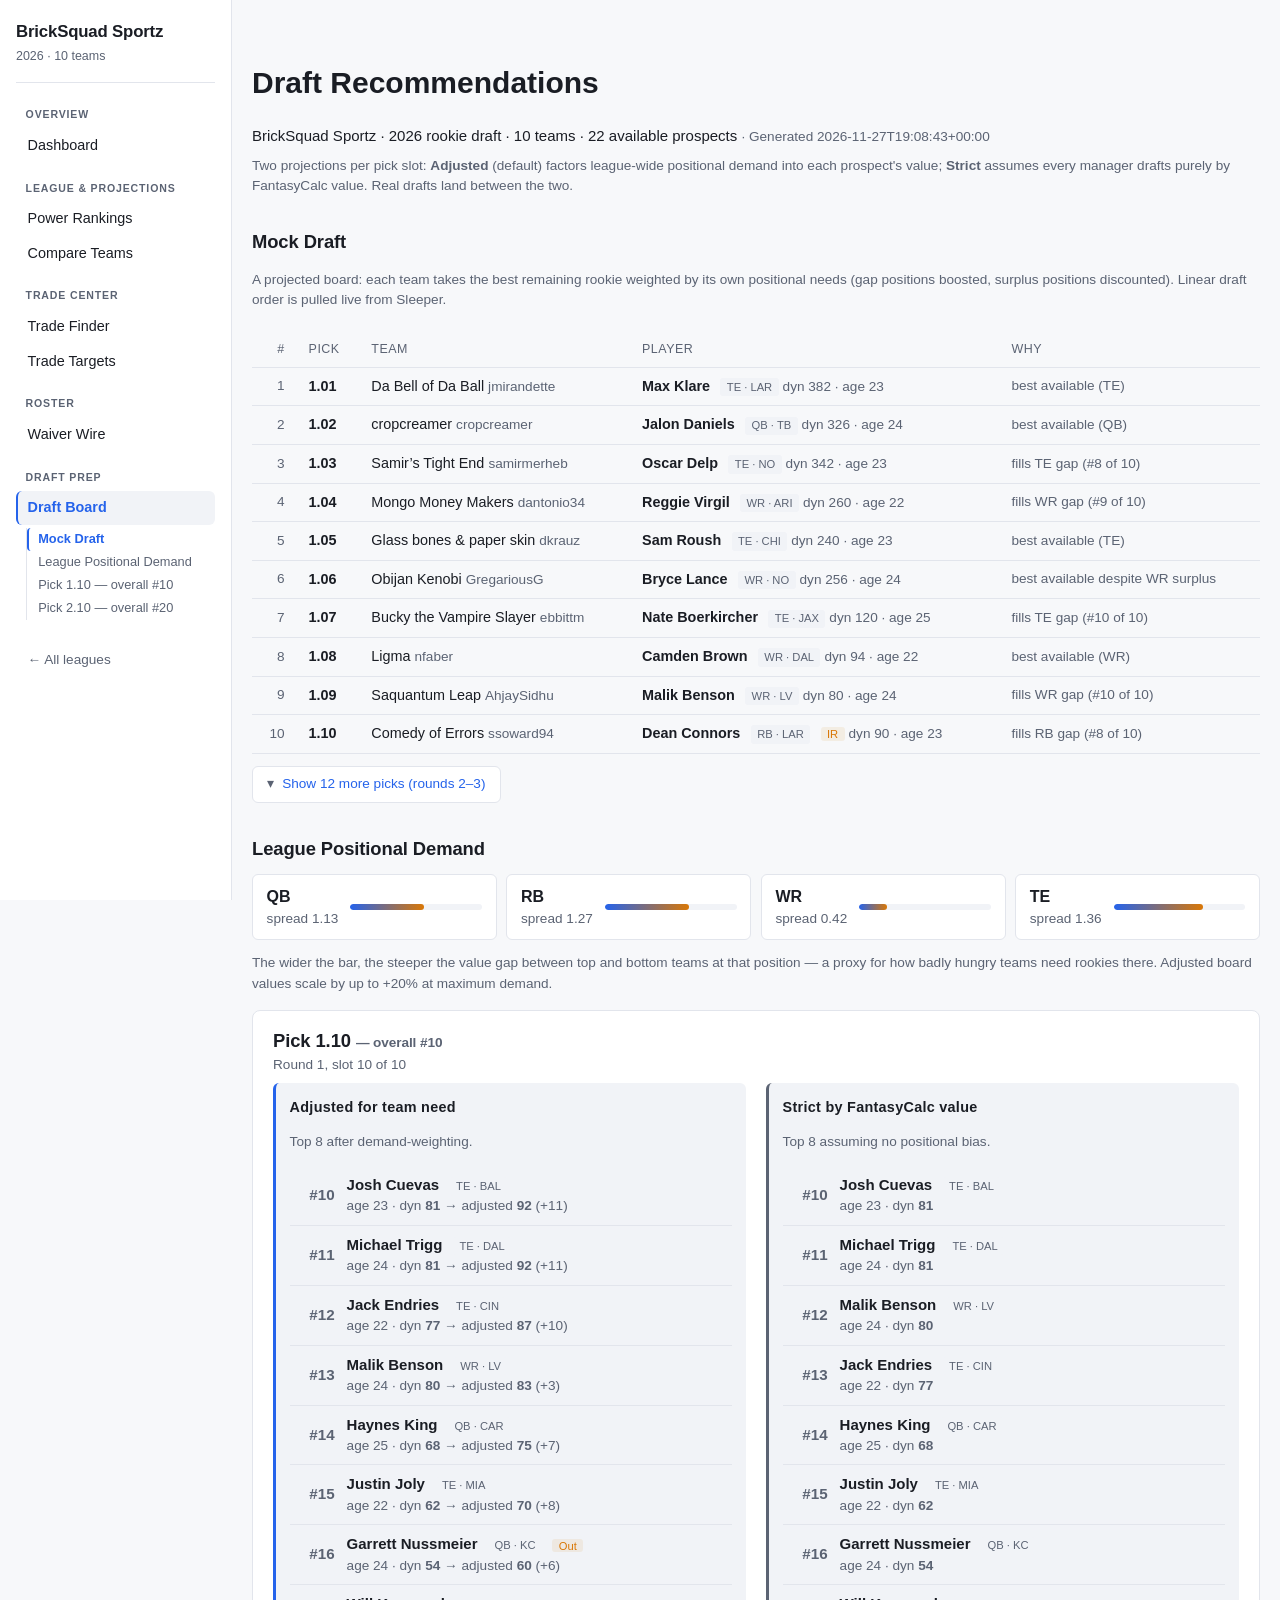
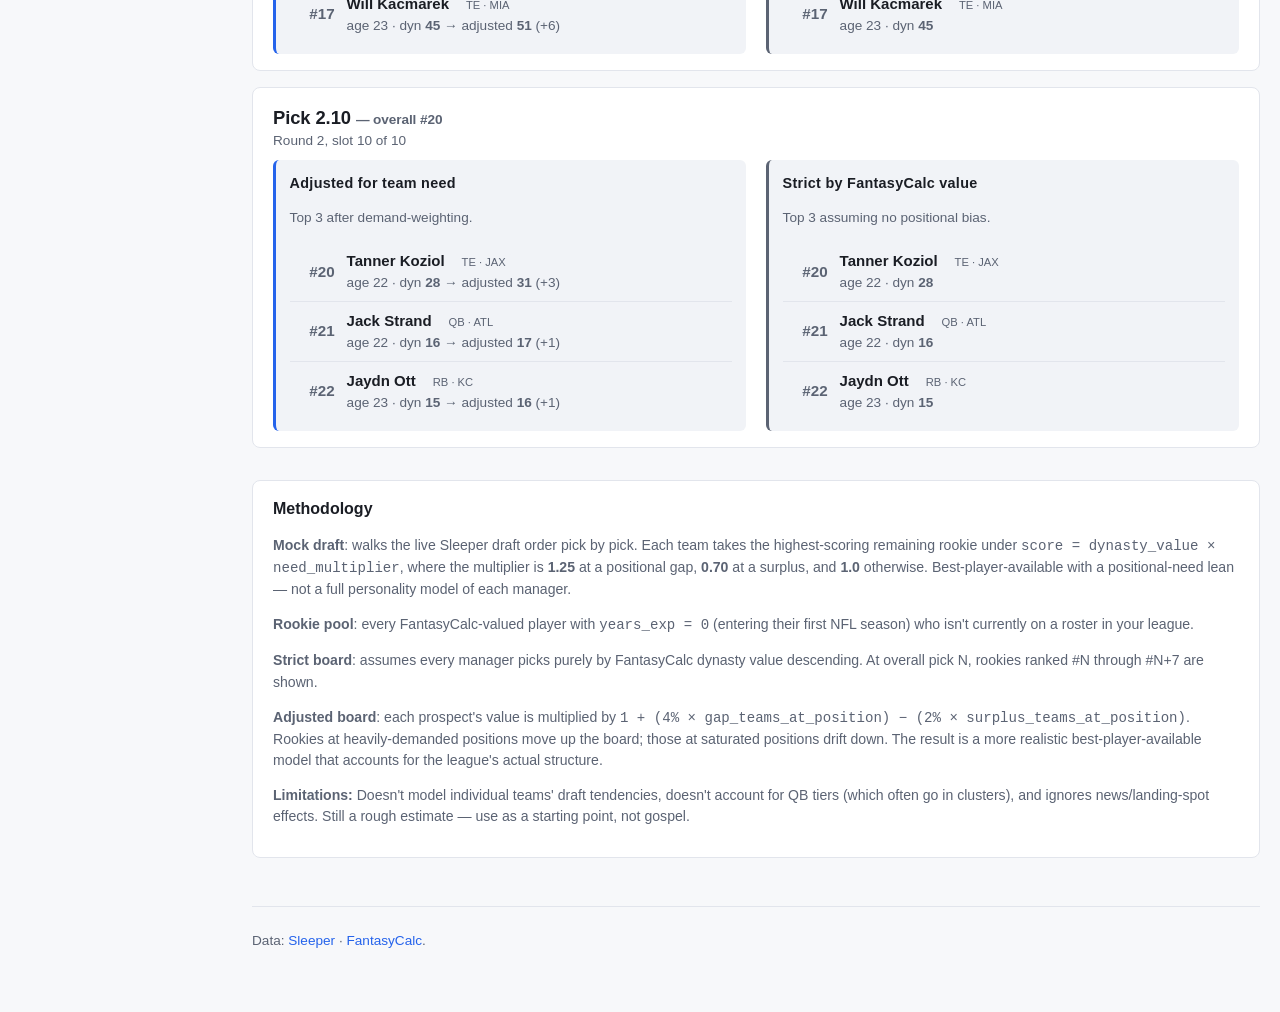
<file: docs/leagues/bricksquad-sportz/draft/index.html>
<!doctype html>
<html lang="en">
<head>
  <meta charset="utf-8">
  <meta name="viewport" content="width=device-width,initial-scale=1">
  <title>BrickSquad Sportz — Draft Recommendations</title>
<meta property="og:type" content="website">
<meta property="og:site_name" content="Dynasty Tools">
<meta property="og:title" content="Draft Recommendations — BrickSquad Sportz">
<meta property="og:description" content="Projected rookie board at your pick slots, with team-need adjustment based on league-wide positional demand.">
<meta property="og:image" content="https://stephenmsoward-cmd.github.io/Stephen-dynasty-football-assistant/og.png">
<meta property="og:url" content="https://stephenmsoward-cmd.github.io/Stephen-dynasty-football-assistant/leagues/bricksquad-sportz/draft/">
<meta name="twitter:card" content="summary_large_image">
<meta name="twitter:title" content="Draft Recommendations — BrickSquad Sportz">
<meta name="twitter:description" content="Projected rookie board at your pick slots, with team-need adjustment based on league-wide positional demand.">
<meta name="twitter:image" content="https://stephenmsoward-cmd.github.io/Stephen-dynasty-football-assistant/og.png">
<meta name="description" content="Projected rookie board at your pick slots, with team-need adjustment based on league-wide positional demand.">  <link rel="stylesheet" href="../../../style.css">
</head>
<body class="mode-dynasty">
<div class="layout">
<nav class="sidebar" aria-label="Site navigation">
  <div class="sidebar-brand">
    <a href="../">BrickSquad Sportz</a>
    <div class="sidebar-sub">2026 &middot; 10 teams</div>
  </div>

  <div class="nav-group">
    <div class="nav-group-label">Overview</div>
    <a href="../" class="nav-link ">Dashboard</a>
  </div>

  <div class="nav-group">
    <div class="nav-group-label">League &amp; Projections</div>
    <a href="../rankings/" class="nav-link ">Power Rankings</a>
    <a href="../compare/" class="nav-link ">Compare Teams</a>
  </div>

  <div class="nav-group">
    <div class="nav-group-label">Trade Center</div>
    <a href="../trades/" class="nav-link ">Trade Finder</a>
    <a href="../targets/" class="nav-link ">Trade Targets</a>
  </div>

  <div class="nav-group">
    <div class="nav-group-label">Roster</div>
    <a href="../waivers/" class="nav-link ">Waiver Wire</a>
  </div>

  <div class="nav-group">
    <div class="nav-group-label">Draft Prep</div>
    <a href="../draft/" class="nav-link active">Draft Board</a>
  </div>

  <div class="nav-group nav-group-footer">
    <a href="../../../" class="nav-link nav-back">&larr; All leagues</a>
  </div>
</nav><main class="content">
<div class="container">
  <header class="page-header">
    <h1>Draft Recommendations</h1>
    <div class="tagline">
      BrickSquad Sportz &middot; 2026 rookie draft &middot;
      10 teams &middot;
      22 available prospects
      <span class="muted small">&middot; Generated 2026-11-27T19:08:43+00:00</span>
    </div>
  </header>

  <p class="muted small" style="margin-top: 0.5rem;">
    Two projections per pick slot: <strong>Adjusted</strong> (default) factors
    league-wide positional demand into each prospect's value;
    <strong>Strict</strong> assumes every manager drafts purely by FantasyCalc
    value. Real drafts land between the two.
  </p>

  <h2>Mock Draft</h2>
  <p class="muted small">
    A projected board: each team takes the best remaining rookie weighted by
    its own positional needs (gap positions boosted, surplus positions
    discounted). Linear draft order is pulled live from Sleeper.
  </p>


  <div class="table-scroll">
  <table class="standings mock-draft-table">
    <thead>
      <tr>
        <th class="num">#</th>
        <th>Pick</th>
        <th>Team</th>
        <th>Player</th>
        <th class="hide-mobile">Why</th>
      </tr>
    </thead>
    <tbody>
        <tr class="">
    <td class="num muted small">1</td>
    <td><strong>1.01</strong></td>
    <td>
      Da Bell of Da Ball
      <span class="muted small hide-mobile">jmirandette</span>
    </td>
    <td>
      <strong>Max Klare</strong>
      <span class="pos-tag">TE · LAR</span>
      <span class="muted small hide-mobile">dyn 382 · age 23</span>
    </td>
    <td class="muted small hide-mobile">best available (TE)</td>
  </tr>

        <tr class="">
    <td class="num muted small">2</td>
    <td><strong>1.02</strong></td>
    <td>
      cropcreamer
      <span class="muted small hide-mobile">cropcreamer</span>
    </td>
    <td>
      <strong>Jalon Daniels</strong>
      <span class="pos-tag">QB · TB</span>
      <span class="muted small hide-mobile">dyn 326 · age 24</span>
    </td>
    <td class="muted small hide-mobile">best available (QB)</td>
  </tr>

        <tr class="">
    <td class="num muted small">3</td>
    <td><strong>1.03</strong></td>
    <td>
      Samir’s Tight End 
      <span class="muted small hide-mobile">samirmerheb</span>
    </td>
    <td>
      <strong>Oscar Delp</strong>
      <span class="pos-tag">TE · NO</span>
      <span class="muted small hide-mobile">dyn 342 · age 23</span>
    </td>
    <td class="muted small hide-mobile">fills TE gap (#8 of 10)</td>
  </tr>

        <tr class="">
    <td class="num muted small">4</td>
    <td><strong>1.04</strong></td>
    <td>
      Mongo Money Makers
      <span class="muted small hide-mobile">dantonio34</span>
    </td>
    <td>
      <strong>Reggie Virgil</strong>
      <span class="pos-tag">WR · ARI</span>
      <span class="muted small hide-mobile">dyn 260 · age 22</span>
    </td>
    <td class="muted small hide-mobile">fills WR gap (#9 of 10)</td>
  </tr>

        <tr class="">
    <td class="num muted small">5</td>
    <td><strong>1.05</strong></td>
    <td>
      Glass bones & paper skin
      <span class="muted small hide-mobile">dkrauz</span>
    </td>
    <td>
      <strong>Sam Roush</strong>
      <span class="pos-tag">TE · CHI</span>
      <span class="muted small hide-mobile">dyn 240 · age 23</span>
    </td>
    <td class="muted small hide-mobile">best available (TE)</td>
  </tr>

        <tr class="">
    <td class="num muted small">6</td>
    <td><strong>1.06</strong></td>
    <td>
      Obijan Kenobi
      <span class="muted small hide-mobile">GregariousG</span>
    </td>
    <td>
      <strong>Bryce Lance</strong>
      <span class="pos-tag">WR · NO</span>
      <span class="muted small hide-mobile">dyn 256 · age 24</span>
    </td>
    <td class="muted small hide-mobile">best available despite WR surplus</td>
  </tr>

        <tr class="">
    <td class="num muted small">7</td>
    <td><strong>1.07</strong></td>
    <td>
      Bucky the Vampire Slayer
      <span class="muted small hide-mobile">ebbittm</span>
    </td>
    <td>
      <strong>Nate Boerkircher</strong>
      <span class="pos-tag">TE · JAX</span>
      <span class="muted small hide-mobile">dyn 120 · age 25</span>
    </td>
    <td class="muted small hide-mobile">fills TE gap (#10 of 10)</td>
  </tr>

        <tr class="">
    <td class="num muted small">8</td>
    <td><strong>1.08</strong></td>
    <td>
      Ligma
      <span class="muted small hide-mobile">nfaber</span>
    </td>
    <td>
      <strong>Camden Brown</strong>
      <span class="pos-tag">WR · DAL</span>
      <span class="muted small hide-mobile">dyn 94 · age 22</span>
    </td>
    <td class="muted small hide-mobile">best available (WR)</td>
  </tr>

        <tr class="">
    <td class="num muted small">9</td>
    <td><strong>1.09</strong></td>
    <td>
      Saquantum Leap
      <span class="muted small hide-mobile">AhjaySidhu</span>
    </td>
    <td>
      <strong>Malik Benson</strong>
      <span class="pos-tag">WR · LV</span>
      <span class="muted small hide-mobile">dyn 80 · age 24</span>
    </td>
    <td class="muted small hide-mobile">fills WR gap (#10 of 10)</td>
  </tr>

        <tr class="mine-row">
    <td class="num muted small">10</td>
    <td><strong>1.10</strong></td>
    <td>
      Comedy of Errors
      <span class="muted small hide-mobile">ssoward94</span>
    </td>
    <td>
      <strong>Dean Connors</strong>
      <span class="pos-tag">RB · LAR</span>
<span class="injury Q">IR</span>      <span class="muted small hide-mobile">dyn 90 · age 23</span>
    </td>
    <td class="muted small hide-mobile">fills RB gap (#8 of 10)</td>
  </tr>

    </tbody>
  </table>
  </div>
  <details class="reveal-more">
    <summary>Show 12 more picks (rounds 2–3)</summary>
    <div class="table-scroll">
    <table class="standings mock-draft-table">
      <tbody>
  <tr class="">
    <td class="num muted small">11</td>
    <td><strong>2.01</strong></td>
    <td>
      Da Bell of Da Ball
      <span class="muted small hide-mobile">jmirandette</span>
    </td>
    <td>
      <strong>Josh Cuevas</strong>
      <span class="pos-tag">TE · BAL</span>
      <span class="muted small hide-mobile">dyn 81 · age 23</span>
    </td>
    <td class="muted small hide-mobile">best available (TE)</td>
  </tr>
  <tr class="">
    <td class="num muted small">12</td>
    <td><strong>2.02</strong></td>
    <td>
      cropcreamer
      <span class="muted small hide-mobile">cropcreamer</span>
    </td>
    <td>
      <strong>Haynes King</strong>
      <span class="pos-tag">QB · CAR</span>
      <span class="muted small hide-mobile">dyn 68 · age 25</span>
    </td>
    <td class="muted small hide-mobile">best available (QB)</td>
  </tr>
  <tr class="">
    <td class="num muted small">13</td>
    <td><strong>2.03</strong></td>
    <td>
      Samir’s Tight End 
      <span class="muted small hide-mobile">samirmerheb</span>
    </td>
    <td>
      <strong>Michael Trigg</strong>
      <span class="pos-tag">TE · DAL</span>
      <span class="muted small hide-mobile">dyn 81 · age 24</span>
    </td>
    <td class="muted small hide-mobile">fills TE gap (#8 of 10)</td>
  </tr>
  <tr class="">
    <td class="num muted small">14</td>
    <td><strong>2.04</strong></td>
    <td>
      Mongo Money Makers
      <span class="muted small hide-mobile">dantonio34</span>
    </td>
    <td>
      <strong>Garrett Nussmeier</strong>
      <span class="pos-tag">QB · KC</span>
<span class="injury Q">Out</span>      <span class="muted small hide-mobile">dyn 54 · age 24</span>
    </td>
    <td class="muted small hide-mobile">fills QB gap (#8 of 10)</td>
  </tr>
  <tr class="">
    <td class="num muted small">15</td>
    <td><strong>2.05</strong></td>
    <td>
      Glass bones & paper skin
      <span class="muted small hide-mobile">dkrauz</span>
    </td>
    <td>
      <strong>Jack Endries</strong>
      <span class="pos-tag">TE · CIN</span>
      <span class="muted small hide-mobile">dyn 77 · age 22</span>
    </td>
    <td class="muted small hide-mobile">best available (TE)</td>
  </tr>
  <tr class="">
    <td class="num muted small">16</td>
    <td><strong>2.06</strong></td>
    <td>
      Obijan Kenobi
      <span class="muted small hide-mobile">GregariousG</span>
    </td>
    <td>
      <strong>Justin Joly</strong>
      <span class="pos-tag">TE · MIA</span>
      <span class="muted small hide-mobile">dyn 62 · age 22</span>
    </td>
    <td class="muted small hide-mobile">fills TE gap (#9 of 10)</td>
  </tr>
  <tr class="">
    <td class="num muted small">17</td>
    <td><strong>2.07</strong></td>
    <td>
      Bucky the Vampire Slayer
      <span class="muted small hide-mobile">ebbittm</span>
    </td>
    <td>
      <strong>Will Kacmarek</strong>
      <span class="pos-tag">TE · MIA</span>
      <span class="muted small hide-mobile">dyn 45 · age 23</span>
    </td>
    <td class="muted small hide-mobile">fills TE gap (#10 of 10)</td>
  </tr>
  <tr class="">
    <td class="num muted small">18</td>
    <td><strong>2.08</strong></td>
    <td>
      Ligma
      <span class="muted small hide-mobile">nfaber</span>
    </td>
    <td>
      <strong>Behren Morton</strong>
      <span class="pos-tag">QB · NE</span>
      <span class="muted small hide-mobile">dyn 34 · age 24</span>
    </td>
    <td class="muted small hide-mobile">fills QB gap (#9 of 10)</td>
  </tr>
  <tr class="">
    <td class="num muted small">19</td>
    <td><strong>2.09</strong></td>
    <td>
      Saquantum Leap
      <span class="muted small hide-mobile">AhjaySidhu</span>
    </td>
    <td>
      <strong>Tanner Koziol</strong>
      <span class="pos-tag">TE · JAX</span>
      <span class="muted small hide-mobile">dyn 28 · age 22</span>
    </td>
    <td class="muted small hide-mobile">best available (TE)</td>
  </tr>
  <tr class="mine-row">
    <td class="num muted small">20</td>
    <td><strong>2.10</strong></td>
    <td>
      Comedy of Errors
      <span class="muted small hide-mobile">ssoward94</span>
    </td>
    <td>
      <strong>Taylen Green</strong>
      <span class="pos-tag">QB · CLE</span>
      <span class="muted small hide-mobile">dyn 33 · age 24</span>
    </td>
    <td class="muted small hide-mobile">best available (QB)</td>
  </tr>
  <tr class="">
    <td class="num muted small">21</td>
    <td><strong>3.01</strong></td>
    <td>
      Da Bell of Da Ball
      <span class="muted small hide-mobile">jmirandette</span>
    </td>
    <td>
      <strong>Jack Strand</strong>
      <span class="pos-tag">QB · ATL</span>
      <span class="muted small hide-mobile">dyn 16 · age 22</span>
    </td>
    <td class="muted small hide-mobile">best available (QB)</td>
  </tr>
  <tr class="">
    <td class="num muted small">22</td>
    <td><strong>3.02</strong></td>
    <td>
      cropcreamer
      <span class="muted small hide-mobile">cropcreamer</span>
    </td>
    <td>
      <strong>Jaydn Ott</strong>
      <span class="pos-tag">RB · KC</span>
      <span class="muted small hide-mobile">dyn 15 · age 23</span>
    </td>
    <td class="muted small hide-mobile">fills RB gap (#10 of 10)</td>
  </tr>
      </tbody>
    </table>
    </div>
  </details>

  <h2>League Positional Demand</h2>
  <div class="demand-grid">
    <div class="demand-card">
      <div>
        <div class="demand-pos">QB</div>
        <div class="muted small">
          spread 1.13
        </div>
      </div>
      <div class="demand-meter" title="Demand score: 0.563">
        <div class="demand-meter-fill" style="width: 56%;"></div>
      </div>
    </div>
    <div class="demand-card">
      <div>
        <div class="demand-pos">RB</div>
        <div class="muted small">
          spread 1.27
        </div>
      </div>
      <div class="demand-meter" title="Demand score: 0.637">
        <div class="demand-meter-fill" style="width: 64%;"></div>
      </div>
    </div>
    <div class="demand-card">
      <div>
        <div class="demand-pos">WR</div>
        <div class="muted small">
          spread 0.42
        </div>
      </div>
      <div class="demand-meter" title="Demand score: 0.209">
        <div class="demand-meter-fill" style="width: 21%;"></div>
      </div>
    </div>
    <div class="demand-card">
      <div>
        <div class="demand-pos">TE</div>
        <div class="muted small">
          spread 1.36
        </div>
      </div>
      <div class="demand-meter" title="Demand score: 0.682">
        <div class="demand-meter-fill" style="width: 68%;"></div>
      </div>
    </div>
  </div>
  <p class="muted small">
    The wider the bar, the steeper the value gap between top and bottom teams
    at that position — a proxy for how badly hungry teams need rookies there.
    Adjusted board values scale by up to +20% at maximum demand.
  </p>



  <section class="draft-slot">
    <header class="draft-slot-header">
      <div>
        <h2>Pick 1.10
          <span class="muted small">— overall #10</span>
        </h2>
        <div class="muted small">
          Round 1, slot 10 of 10
        </div>
      </div>
    </header>

    <div class="draft-board-cols">
      <div class="draft-board-col">
        <h3 class="draft-board-title">Adjusted for team need</h3>
        <p class="muted small">Top 8 after demand-weighting.</p>
  <article class="prospect-row ">
    <div class="prospect-rank">#10</div>
    <div class="prospect-main">
      <div>
        <span class="trade-player-name">Josh Cuevas</span>
        <span class="pos-tag">TE · BAL</span>
      </div>
      <div class="muted small">
age 23 &middot;         dyn <strong>81</strong>
        → adjusted <strong>92</strong>
        <span class="muted small">(+11)</span>
      </div>
    </div>
  </article>
  <article class="prospect-row ">
    <div class="prospect-rank">#11</div>
    <div class="prospect-main">
      <div>
        <span class="trade-player-name">Michael Trigg</span>
        <span class="pos-tag">TE · DAL</span>
      </div>
      <div class="muted small">
age 24 &middot;         dyn <strong>81</strong>
        → adjusted <strong>92</strong>
        <span class="muted small">(+11)</span>
      </div>
    </div>
  </article>
  <article class="prospect-row ">
    <div class="prospect-rank">#12</div>
    <div class="prospect-main">
      <div>
        <span class="trade-player-name">Jack Endries</span>
        <span class="pos-tag">TE · CIN</span>
      </div>
      <div class="muted small">
age 22 &middot;         dyn <strong>77</strong>
        → adjusted <strong>87</strong>
        <span class="muted small">(+10)</span>
      </div>
    </div>
  </article>
  <article class="prospect-row ">
    <div class="prospect-rank">#13</div>
    <div class="prospect-main">
      <div>
        <span class="trade-player-name">Malik Benson</span>
        <span class="pos-tag">WR · LV</span>
      </div>
      <div class="muted small">
age 24 &middot;         dyn <strong>80</strong>
        → adjusted <strong>83</strong>
        <span class="muted small">(+3)</span>
      </div>
    </div>
  </article>
  <article class="prospect-row ">
    <div class="prospect-rank">#14</div>
    <div class="prospect-main">
      <div>
        <span class="trade-player-name">Haynes King</span>
        <span class="pos-tag">QB · CAR</span>
      </div>
      <div class="muted small">
age 25 &middot;         dyn <strong>68</strong>
        → adjusted <strong>75</strong>
        <span class="muted small">(+7)</span>
      </div>
    </div>
  </article>
  <article class="prospect-row ">
    <div class="prospect-rank">#15</div>
    <div class="prospect-main">
      <div>
        <span class="trade-player-name">Justin Joly</span>
        <span class="pos-tag">TE · MIA</span>
      </div>
      <div class="muted small">
age 22 &middot;         dyn <strong>62</strong>
        → adjusted <strong>70</strong>
        <span class="muted small">(+8)</span>
      </div>
    </div>
  </article>
  <article class="prospect-row ">
    <div class="prospect-rank">#16</div>
    <div class="prospect-main">
      <div>
        <span class="trade-player-name">Garrett Nussmeier</span>
        <span class="pos-tag">QB · KC</span>
<span class="injury Q">Out</span>      </div>
      <div class="muted small">
age 24 &middot;         dyn <strong>54</strong>
        → adjusted <strong>60</strong>
        <span class="muted small">(+6)</span>
      </div>
    </div>
  </article>
  <article class="prospect-row ">
    <div class="prospect-rank">#17</div>
    <div class="prospect-main">
      <div>
        <span class="trade-player-name">Will Kacmarek</span>
        <span class="pos-tag">TE · MIA</span>
      </div>
      <div class="muted small">
age 23 &middot;         dyn <strong>45</strong>
        → adjusted <strong>51</strong>
        <span class="muted small">(+6)</span>
      </div>
    </div>
  </article>
      </div>
      <div class="draft-board-col">
        <h3 class="draft-board-title">Strict by FantasyCalc value</h3>
        <p class="muted small">Top 8 assuming no positional bias.</p>
  <article class="prospect-row ">
    <div class="prospect-rank">#10</div>
    <div class="prospect-main">
      <div>
        <span class="trade-player-name">Josh Cuevas</span>
        <span class="pos-tag">TE · BAL</span>
      </div>
      <div class="muted small">
age 23 &middot;         dyn <strong>81</strong>
      </div>
    </div>
  </article>
  <article class="prospect-row ">
    <div class="prospect-rank">#11</div>
    <div class="prospect-main">
      <div>
        <span class="trade-player-name">Michael Trigg</span>
        <span class="pos-tag">TE · DAL</span>
      </div>
      <div class="muted small">
age 24 &middot;         dyn <strong>81</strong>
      </div>
    </div>
  </article>
  <article class="prospect-row ">
    <div class="prospect-rank">#12</div>
    <div class="prospect-main">
      <div>
        <span class="trade-player-name">Malik Benson</span>
        <span class="pos-tag">WR · LV</span>
      </div>
      <div class="muted small">
age 24 &middot;         dyn <strong>80</strong>
      </div>
    </div>
  </article>
  <article class="prospect-row ">
    <div class="prospect-rank">#13</div>
    <div class="prospect-main">
      <div>
        <span class="trade-player-name">Jack Endries</span>
        <span class="pos-tag">TE · CIN</span>
      </div>
      <div class="muted small">
age 22 &middot;         dyn <strong>77</strong>
      </div>
    </div>
  </article>
  <article class="prospect-row ">
    <div class="prospect-rank">#14</div>
    <div class="prospect-main">
      <div>
        <span class="trade-player-name">Haynes King</span>
        <span class="pos-tag">QB · CAR</span>
      </div>
      <div class="muted small">
age 25 &middot;         dyn <strong>68</strong>
      </div>
    </div>
  </article>
  <article class="prospect-row ">
    <div class="prospect-rank">#15</div>
    <div class="prospect-main">
      <div>
        <span class="trade-player-name">Justin Joly</span>
        <span class="pos-tag">TE · MIA</span>
      </div>
      <div class="muted small">
age 22 &middot;         dyn <strong>62</strong>
      </div>
    </div>
  </article>
  <article class="prospect-row ">
    <div class="prospect-rank">#16</div>
    <div class="prospect-main">
      <div>
        <span class="trade-player-name">Garrett Nussmeier</span>
        <span class="pos-tag">QB · KC</span>
      </div>
      <div class="muted small">
age 24 &middot;         dyn <strong>54</strong>
      </div>
    </div>
  </article>
  <article class="prospect-row ">
    <div class="prospect-rank">#17</div>
    <div class="prospect-main">
      <div>
        <span class="trade-player-name">Will Kacmarek</span>
        <span class="pos-tag">TE · MIA</span>
      </div>
      <div class="muted small">
age 23 &middot;         dyn <strong>45</strong>
      </div>
    </div>
  </article>
      </div>
    </div>
  </section>
  <section class="draft-slot">
    <header class="draft-slot-header">
      <div>
        <h2>Pick 2.10
          <span class="muted small">— overall #20</span>
        </h2>
        <div class="muted small">
          Round 2, slot 10 of 10
        </div>
      </div>
    </header>

    <div class="draft-board-cols">
      <div class="draft-board-col">
        <h3 class="draft-board-title">Adjusted for team need</h3>
        <p class="muted small">Top 3 after demand-weighting.</p>
  <article class="prospect-row ">
    <div class="prospect-rank">#20</div>
    <div class="prospect-main">
      <div>
        <span class="trade-player-name">Tanner Koziol</span>
        <span class="pos-tag">TE · JAX</span>
      </div>
      <div class="muted small">
age 22 &middot;         dyn <strong>28</strong>
        → adjusted <strong>31</strong>
        <span class="muted small">(+3)</span>
      </div>
    </div>
  </article>
  <article class="prospect-row ">
    <div class="prospect-rank">#21</div>
    <div class="prospect-main">
      <div>
        <span class="trade-player-name">Jack Strand</span>
        <span class="pos-tag">QB · ATL</span>
      </div>
      <div class="muted small">
age 22 &middot;         dyn <strong>16</strong>
        → adjusted <strong>17</strong>
        <span class="muted small">(+1)</span>
      </div>
    </div>
  </article>
  <article class="prospect-row ">
    <div class="prospect-rank">#22</div>
    <div class="prospect-main">
      <div>
        <span class="trade-player-name">Jaydn Ott</span>
        <span class="pos-tag">RB · KC</span>
      </div>
      <div class="muted small">
age 23 &middot;         dyn <strong>15</strong>
        → adjusted <strong>16</strong>
        <span class="muted small">(+1)</span>
      </div>
    </div>
  </article>
      </div>
      <div class="draft-board-col">
        <h3 class="draft-board-title">Strict by FantasyCalc value</h3>
        <p class="muted small">Top 3 assuming no positional bias.</p>
  <article class="prospect-row ">
    <div class="prospect-rank">#20</div>
    <div class="prospect-main">
      <div>
        <span class="trade-player-name">Tanner Koziol</span>
        <span class="pos-tag">TE · JAX</span>
      </div>
      <div class="muted small">
age 22 &middot;         dyn <strong>28</strong>
      </div>
    </div>
  </article>
  <article class="prospect-row ">
    <div class="prospect-rank">#21</div>
    <div class="prospect-main">
      <div>
        <span class="trade-player-name">Jack Strand</span>
        <span class="pos-tag">QB · ATL</span>
      </div>
      <div class="muted small">
age 22 &middot;         dyn <strong>16</strong>
      </div>
    </div>
  </article>
  <article class="prospect-row ">
    <div class="prospect-rank">#22</div>
    <div class="prospect-main">
      <div>
        <span class="trade-player-name">Jaydn Ott</span>
        <span class="pos-tag">RB · KC</span>
      </div>
      <div class="muted small">
age 23 &middot;         dyn <strong>15</strong>
      </div>
    </div>
  </article>
      </div>
    </div>
  </section>


  <div class="methodology">
    <h3>Methodology</h3>
    <p>
      <strong>Mock draft</strong>: walks the live Sleeper draft order pick by
      pick. Each team takes the highest-scoring remaining rookie under
      <code>score = dynasty_value × need_multiplier</code>, where the
      multiplier is <strong>1.25</strong> at a positional gap,
      <strong>0.70</strong> at a surplus, and <strong>1.0</strong> otherwise.
      Best-player-available with a positional-need lean — not a full
      personality model of each manager.
    </p>
    <p>
      <strong>Rookie pool</strong>: every FantasyCalc-valued player with
      <code>years_exp = 0</code> (entering their first NFL season) who isn't
      currently on a roster in your league.
    </p>
    <p>
      <strong>Strict board</strong>: assumes every manager picks purely by
      FantasyCalc dynasty value descending. At overall pick N, rookies
      ranked #N through #N+7 are shown.
    </p>
    <p>
      <strong>Adjusted board</strong>: each prospect's value is multiplied
      by <code>1 + (4% × gap_teams_at_position) − (2% × surplus_teams_at_position)</code>.
      Rookies at heavily-demanded positions move up the board; those at
      saturated positions drift down. The result is a more realistic
      best-player-available model that accounts for the league's actual
      structure.
    </p>
    <p>
      <strong>Limitations:</strong> Doesn't model individual teams' draft
      tendencies, doesn't account for QB tiers (which often go in clusters),
      and ignores news/landing-spot effects. Still a rough estimate — use as
      a starting point, not gospel.
    </p>
  </div>

  <footer class="site">
    Data: <a href="https://docs.sleeper.com">Sleeper</a> &middot;
    <a href="https://fantasycalc.com">FantasyCalc</a>.
  </footer>
</div>
</main>
</div>
<script src="../../../app.js"></script>
</body>
</html>
</file>
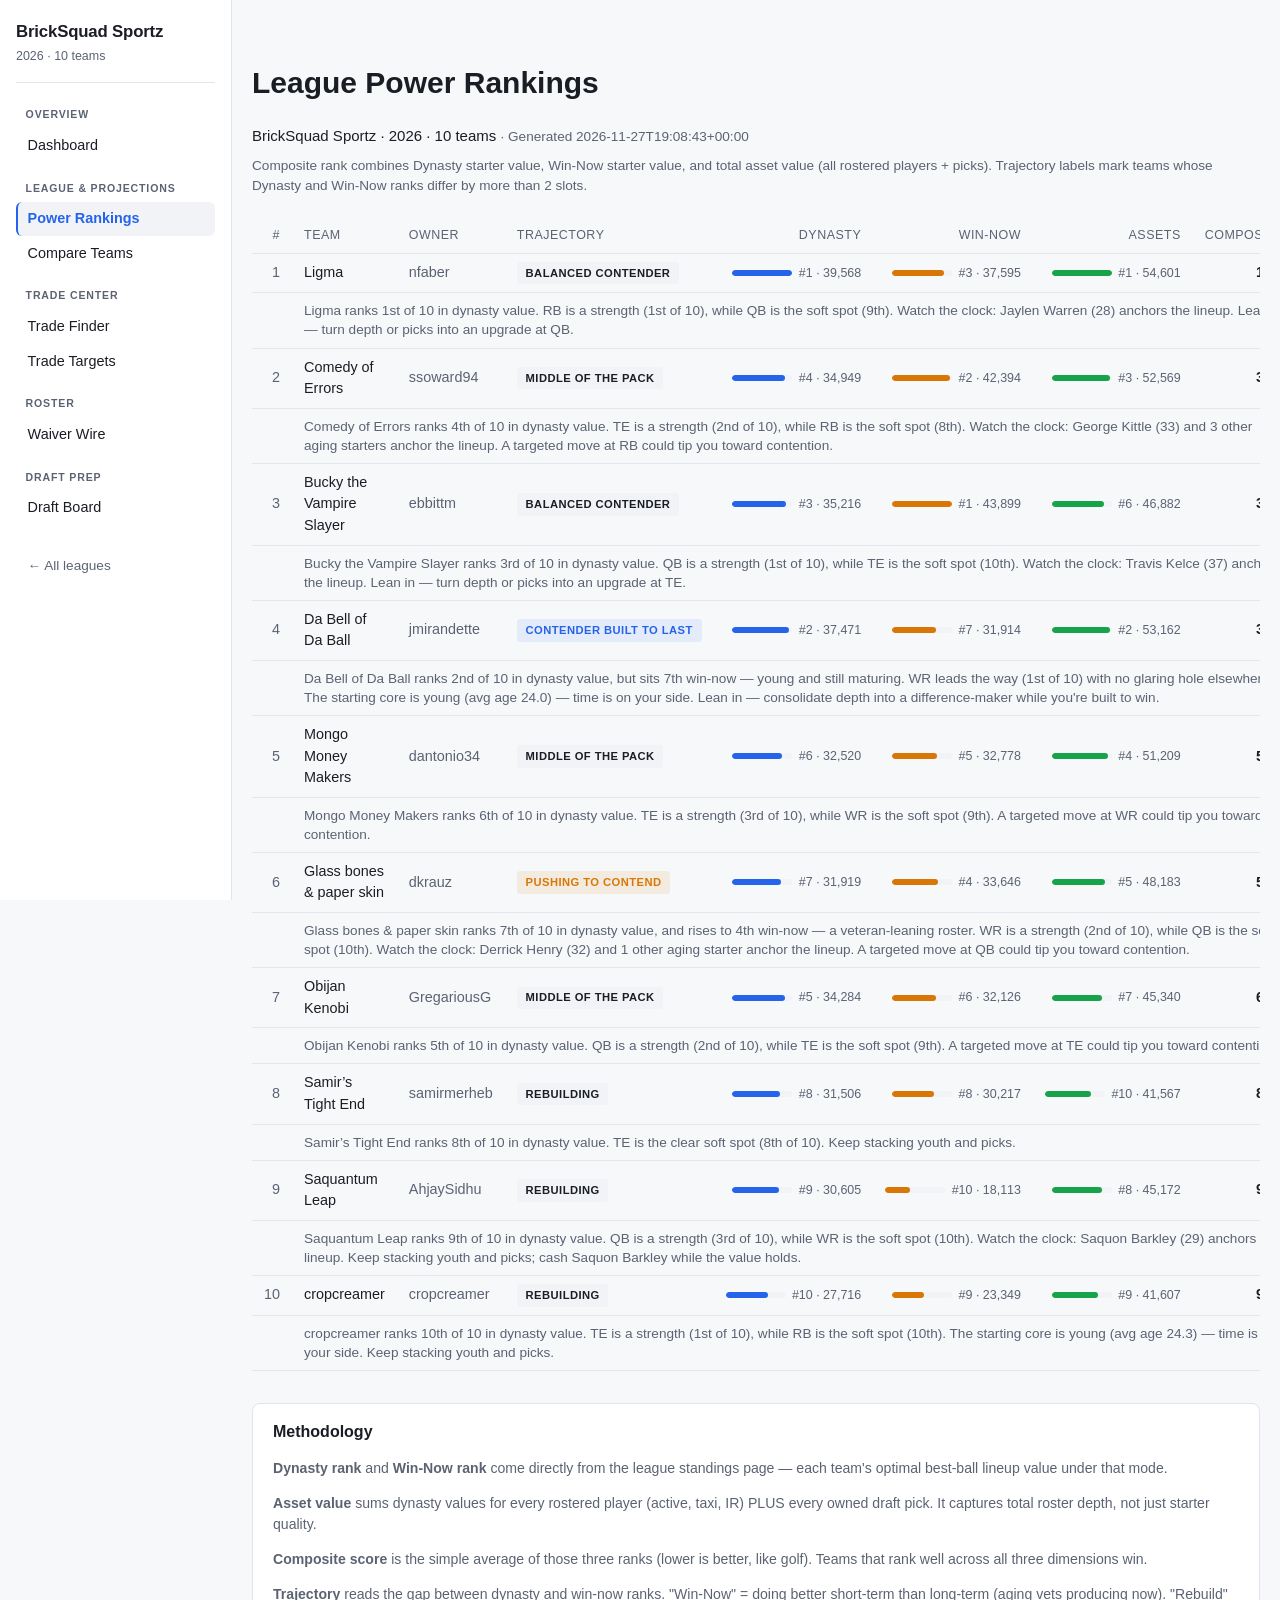
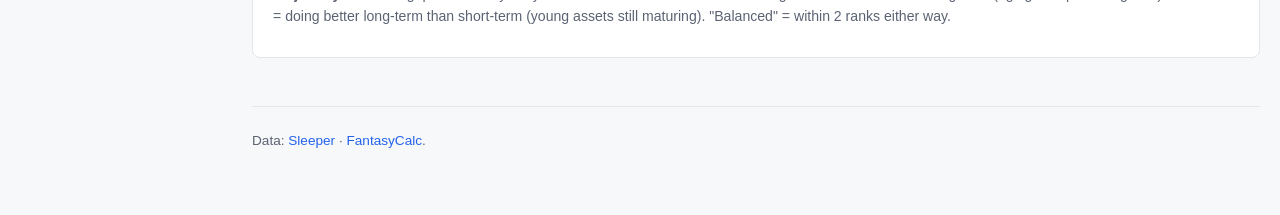
<file: docs/leagues/bricksquad-sportz/rankings/index.html>
<!doctype html>
<html lang="en">
<head>
  <meta charset="utf-8">
  <meta name="viewport" content="width=device-width,initial-scale=1">
  <title>BrickSquad Sportz — League Power Rankings</title>
<meta property="og:type" content="website">
<meta property="og:site_name" content="Dynasty Tools">
<meta property="og:title" content="Power Rankings — BrickSquad Sportz">
<meta property="og:description" content="Composite rank combining Dynasty starter value, Win-Now starter value, and total dynasty asset value (players + picks). Trajectory tags per team.">
<meta property="og:image" content="https://stephenmsoward-cmd.github.io/Stephen-dynasty-football-assistant/og.png">
<meta property="og:url" content="https://stephenmsoward-cmd.github.io/Stephen-dynasty-football-assistant/leagues/bricksquad-sportz/rankings/">
<meta name="twitter:card" content="summary_large_image">
<meta name="twitter:title" content="Power Rankings — BrickSquad Sportz">
<meta name="twitter:description" content="Composite rank combining Dynasty starter value, Win-Now starter value, and total dynasty asset value (players + picks). Trajectory tags per team.">
<meta name="twitter:image" content="https://stephenmsoward-cmd.github.io/Stephen-dynasty-football-assistant/og.png">
<meta name="description" content="Composite rank combining Dynasty starter value, Win-Now starter value, and total dynasty asset value (players + picks). Trajectory tags per team.">  <link rel="stylesheet" href="../../../style.css">
</head>
<body class="mode-dynasty">
<div class="layout">
<nav class="sidebar" aria-label="Site navigation">
  <div class="sidebar-brand">
    <a href="../">BrickSquad Sportz</a>
    <div class="sidebar-sub">2026 &middot; 10 teams</div>
  </div>

  <div class="nav-group">
    <div class="nav-group-label">Overview</div>
    <a href="../" class="nav-link ">Dashboard</a>
  </div>

  <div class="nav-group">
    <div class="nav-group-label">League &amp; Projections</div>
    <a href="../rankings/" class="nav-link active">Power Rankings</a>
    <a href="../compare/" class="nav-link ">Compare Teams</a>
  </div>

  <div class="nav-group">
    <div class="nav-group-label">Trade Center</div>
    <a href="../trades/" class="nav-link ">Trade Finder</a>
    <a href="../targets/" class="nav-link ">Trade Targets</a>
  </div>

  <div class="nav-group">
    <div class="nav-group-label">Roster</div>
    <a href="../waivers/" class="nav-link ">Waiver Wire</a>
  </div>

  <div class="nav-group">
    <div class="nav-group-label">Draft Prep</div>
    <a href="../draft/" class="nav-link ">Draft Board</a>
  </div>

  <div class="nav-group nav-group-footer">
    <a href="../../../" class="nav-link nav-back">&larr; All leagues</a>
  </div>
</nav><main class="content">
<div class="container">
  <header class="page-header">
    <h1>League Power Rankings</h1>
    <div class="tagline">
      BrickSquad Sportz &middot; 2026 &middot;
      10 teams
      <span class="muted small">&middot; Generated 2026-11-27T19:08:43+00:00</span>
    </div>
  </header>

  <p class="muted small" style="margin-top: 0.5rem;">
    Composite rank combines Dynasty starter value, Win-Now starter value, and
    total asset value (all rostered players + picks). Trajectory labels mark
    teams whose Dynasty and Win-Now ranks differ by more than 2 slots.
  </p>

  <div class="table-scroll">
  <table class="standings power-rankings">
    <thead>
      <tr>
        <th class="num">#</th>
        <th>Team</th>
        <th class="hide-mobile">Owner</th>
        <th>Trajectory</th>
        <th class="num hide-mobile">Dynasty</th>
        <th class="num hide-mobile">Win-Now</th>
        <th class="num hide-mobile">Assets</th>
        <th class="num">Composite</th>
      </tr>
    </thead>
    <tbody>
      <tr>
        <td class="num rank">1</td>
        <td>
          <div>Ligma</div>
        </td>
        <td class="muted hide-mobile">nfaber</td>
        <td>
          <span class="direction-badge direction-balanced">
            Balanced contender
          </span>
        </td>
        <td class="num hide-mobile">
          <div class="rank-bar-row">
            <span class="rank-bar"><span class="rank-bar-fill" style="width: 100%; background: var(--accent);"></span></span>
            <span class="rank-bar-label">#1 · 39,568</span>
          </div>
        </td>
        <td class="num hide-mobile">
          <div class="rank-bar-row">
            <span class="rank-bar"><span class="rank-bar-fill" style="width: 86%; background: var(--warn);"></span></span>
            <span class="rank-bar-label">#3 · 37,595</span>
          </div>
        </td>
        <td class="num hide-mobile">
          <div class="rank-bar-row">
            <span class="rank-bar"><span class="rank-bar-fill" style="width: 100%; background: var(--good);"></span></span>
            <span class="rank-bar-label">#1 · 54,601</span>
          </div>
        </td>
        <td class="num"><strong>1.67</strong></td>
      </tr>
      <tr class="diagnosis-row">
        <td></td>
        <td colspan="7" class="muted small">Ligma ranks 1st of 10 in dynasty value. RB is a strength (1st of 10), while QB is the soft spot (9th). Watch the clock: Jaylen Warren (28) anchors the lineup. Lean in — turn depth or picks into an upgrade at QB.</td>
      </tr>
      <tr>
        <td class="num rank">2</td>
        <td>
          <div>Comedy of Errors</div>
        </td>
        <td class="muted hide-mobile">ssoward94</td>
        <td>
          <span class="direction-badge direction-balanced">
            Middle of the pack
          </span>
        </td>
        <td class="num hide-mobile">
          <div class="rank-bar-row">
            <span class="rank-bar"><span class="rank-bar-fill" style="width: 88%; background: var(--accent);"></span></span>
            <span class="rank-bar-label">#4 · 34,949</span>
          </div>
        </td>
        <td class="num hide-mobile">
          <div class="rank-bar-row">
            <span class="rank-bar"><span class="rank-bar-fill" style="width: 97%; background: var(--warn);"></span></span>
            <span class="rank-bar-label">#2 · 42,394</span>
          </div>
        </td>
        <td class="num hide-mobile">
          <div class="rank-bar-row">
            <span class="rank-bar"><span class="rank-bar-fill" style="width: 96%; background: var(--good);"></span></span>
            <span class="rank-bar-label">#3 · 52,569</span>
          </div>
        </td>
        <td class="num"><strong>3.00</strong></td>
      </tr>
      <tr class="diagnosis-row">
        <td></td>
        <td colspan="7" class="muted small">Comedy of Errors ranks 4th of 10 in dynasty value. TE is a strength (2nd of 10), while RB is the soft spot (8th). Watch the clock: George Kittle (33) and 3 other aging starters anchor the lineup. A targeted move at RB could tip you toward contention.</td>
      </tr>
      <tr>
        <td class="num rank">3</td>
        <td>
          <div>Bucky the Vampire Slayer</div>
        </td>
        <td class="muted hide-mobile">ebbittm</td>
        <td>
          <span class="direction-badge direction-balanced">
            Balanced contender
          </span>
        </td>
        <td class="num hide-mobile">
          <div class="rank-bar-row">
            <span class="rank-bar"><span class="rank-bar-fill" style="width: 89%; background: var(--accent);"></span></span>
            <span class="rank-bar-label">#3 · 35,216</span>
          </div>
        </td>
        <td class="num hide-mobile">
          <div class="rank-bar-row">
            <span class="rank-bar"><span class="rank-bar-fill" style="width: 100%; background: var(--warn);"></span></span>
            <span class="rank-bar-label">#1 · 43,899</span>
          </div>
        </td>
        <td class="num hide-mobile">
          <div class="rank-bar-row">
            <span class="rank-bar"><span class="rank-bar-fill" style="width: 86%; background: var(--good);"></span></span>
            <span class="rank-bar-label">#6 · 46,882</span>
          </div>
        </td>
        <td class="num"><strong>3.33</strong></td>
      </tr>
      <tr class="diagnosis-row">
        <td></td>
        <td colspan="7" class="muted small">Bucky the Vampire Slayer ranks 3rd of 10 in dynasty value. QB is a strength (1st of 10), while TE is the soft spot (10th). Watch the clock: Travis Kelce (37) anchors the lineup. Lean in — turn depth or picks into an upgrade at TE.</td>
      </tr>
      <tr>
        <td class="num rank">4</td>
        <td>
          <div>Da Bell of Da Ball</div>
        </td>
        <td class="muted hide-mobile">jmirandette</td>
        <td>
          <span class="direction-badge direction-rebuild">
            Contender built to last
          </span>
        </td>
        <td class="num hide-mobile">
          <div class="rank-bar-row">
            <span class="rank-bar"><span class="rank-bar-fill" style="width: 95%; background: var(--accent);"></span></span>
            <span class="rank-bar-label">#2 · 37,471</span>
          </div>
        </td>
        <td class="num hide-mobile">
          <div class="rank-bar-row">
            <span class="rank-bar"><span class="rank-bar-fill" style="width: 73%; background: var(--warn);"></span></span>
            <span class="rank-bar-label">#7 · 31,914</span>
          </div>
        </td>
        <td class="num hide-mobile">
          <div class="rank-bar-row">
            <span class="rank-bar"><span class="rank-bar-fill" style="width: 97%; background: var(--good);"></span></span>
            <span class="rank-bar-label">#2 · 53,162</span>
          </div>
        </td>
        <td class="num"><strong>3.67</strong></td>
      </tr>
      <tr class="diagnosis-row">
        <td></td>
        <td colspan="7" class="muted small">Da Bell of Da Ball ranks 2nd of 10 in dynasty value, but sits 7th win-now — young and still maturing. WR leads the way (1st of 10) with no glaring hole elsewhere. The starting core is young (avg age 24.0) — time is on your side. Lean in — consolidate depth into a difference-maker while you're built to win.</td>
      </tr>
      <tr>
        <td class="num rank">5</td>
        <td>
          <div>Mongo Money Makers</div>
        </td>
        <td class="muted hide-mobile">dantonio34</td>
        <td>
          <span class="direction-badge direction-balanced">
            Middle of the pack
          </span>
        </td>
        <td class="num hide-mobile">
          <div class="rank-bar-row">
            <span class="rank-bar"><span class="rank-bar-fill" style="width: 82%; background: var(--accent);"></span></span>
            <span class="rank-bar-label">#6 · 32,520</span>
          </div>
        </td>
        <td class="num hide-mobile">
          <div class="rank-bar-row">
            <span class="rank-bar"><span class="rank-bar-fill" style="width: 75%; background: var(--warn);"></span></span>
            <span class="rank-bar-label">#5 · 32,778</span>
          </div>
        </td>
        <td class="num hide-mobile">
          <div class="rank-bar-row">
            <span class="rank-bar"><span class="rank-bar-fill" style="width: 94%; background: var(--good);"></span></span>
            <span class="rank-bar-label">#4 · 51,209</span>
          </div>
        </td>
        <td class="num"><strong>5.00</strong></td>
      </tr>
      <tr class="diagnosis-row">
        <td></td>
        <td colspan="7" class="muted small">Mongo Money Makers ranks 6th of 10 in dynasty value. TE is a strength (3rd of 10), while WR is the soft spot (9th). A targeted move at WR could tip you toward contention.</td>
      </tr>
      <tr>
        <td class="num rank">6</td>
        <td>
          <div>Glass bones & paper skin</div>
        </td>
        <td class="muted hide-mobile">dkrauz</td>
        <td>
          <span class="direction-badge direction-win-now">
            Pushing to contend
          </span>
        </td>
        <td class="num hide-mobile">
          <div class="rank-bar-row">
            <span class="rank-bar"><span class="rank-bar-fill" style="width: 81%; background: var(--accent);"></span></span>
            <span class="rank-bar-label">#7 · 31,919</span>
          </div>
        </td>
        <td class="num hide-mobile">
          <div class="rank-bar-row">
            <span class="rank-bar"><span class="rank-bar-fill" style="width: 77%; background: var(--warn);"></span></span>
            <span class="rank-bar-label">#4 · 33,646</span>
          </div>
        </td>
        <td class="num hide-mobile">
          <div class="rank-bar-row">
            <span class="rank-bar"><span class="rank-bar-fill" style="width: 88%; background: var(--good);"></span></span>
            <span class="rank-bar-label">#5 · 48,183</span>
          </div>
        </td>
        <td class="num"><strong>5.33</strong></td>
      </tr>
      <tr class="diagnosis-row">
        <td></td>
        <td colspan="7" class="muted small">Glass bones & paper skin ranks 7th of 10 in dynasty value, and rises to 4th win-now — a veteran-leaning roster. WR is a strength (2nd of 10), while QB is the soft spot (10th). Watch the clock: Derrick Henry (32) and 1 other aging starter anchor the lineup. A targeted move at QB could tip you toward contention.</td>
      </tr>
      <tr>
        <td class="num rank">7</td>
        <td>
          <div>Obijan Kenobi</div>
        </td>
        <td class="muted hide-mobile">GregariousG</td>
        <td>
          <span class="direction-badge direction-balanced">
            Middle of the pack
          </span>
        </td>
        <td class="num hide-mobile">
          <div class="rank-bar-row">
            <span class="rank-bar"><span class="rank-bar-fill" style="width: 87%; background: var(--accent);"></span></span>
            <span class="rank-bar-label">#5 · 34,284</span>
          </div>
        </td>
        <td class="num hide-mobile">
          <div class="rank-bar-row">
            <span class="rank-bar"><span class="rank-bar-fill" style="width: 73%; background: var(--warn);"></span></span>
            <span class="rank-bar-label">#6 · 32,126</span>
          </div>
        </td>
        <td class="num hide-mobile">
          <div class="rank-bar-row">
            <span class="rank-bar"><span class="rank-bar-fill" style="width: 83%; background: var(--good);"></span></span>
            <span class="rank-bar-label">#7 · 45,340</span>
          </div>
        </td>
        <td class="num"><strong>6.00</strong></td>
      </tr>
      <tr class="diagnosis-row">
        <td></td>
        <td colspan="7" class="muted small">Obijan Kenobi ranks 5th of 10 in dynasty value. QB is a strength (2nd of 10), while TE is the soft spot (9th). A targeted move at TE could tip you toward contention.</td>
      </tr>
      <tr>
        <td class="num rank">8</td>
        <td>
          <div>Samir’s Tight End </div>
        </td>
        <td class="muted hide-mobile">samirmerheb</td>
        <td>
          <span class="direction-badge direction-balanced">
            Rebuilding
          </span>
        </td>
        <td class="num hide-mobile">
          <div class="rank-bar-row">
            <span class="rank-bar"><span class="rank-bar-fill" style="width: 80%; background: var(--accent);"></span></span>
            <span class="rank-bar-label">#8 · 31,506</span>
          </div>
        </td>
        <td class="num hide-mobile">
          <div class="rank-bar-row">
            <span class="rank-bar"><span class="rank-bar-fill" style="width: 69%; background: var(--warn);"></span></span>
            <span class="rank-bar-label">#8 · 30,217</span>
          </div>
        </td>
        <td class="num hide-mobile">
          <div class="rank-bar-row">
            <span class="rank-bar"><span class="rank-bar-fill" style="width: 76%; background: var(--good);"></span></span>
            <span class="rank-bar-label">#10 · 41,567</span>
          </div>
        </td>
        <td class="num"><strong>8.67</strong></td>
      </tr>
      <tr class="diagnosis-row">
        <td></td>
        <td colspan="7" class="muted small">Samir’s Tight End  ranks 8th of 10 in dynasty value. TE is the clear soft spot (8th of 10). Keep stacking youth and picks.</td>
      </tr>
      <tr>
        <td class="num rank">9</td>
        <td>
          <div>Saquantum Leap</div>
        </td>
        <td class="muted hide-mobile">AhjaySidhu</td>
        <td>
          <span class="direction-badge direction-balanced">
            Rebuilding
          </span>
        </td>
        <td class="num hide-mobile">
          <div class="rank-bar-row">
            <span class="rank-bar"><span class="rank-bar-fill" style="width: 77%; background: var(--accent);"></span></span>
            <span class="rank-bar-label">#9 · 30,605</span>
          </div>
        </td>
        <td class="num hide-mobile">
          <div class="rank-bar-row">
            <span class="rank-bar"><span class="rank-bar-fill" style="width: 41%; background: var(--warn);"></span></span>
            <span class="rank-bar-label">#10 · 18,113</span>
          </div>
        </td>
        <td class="num hide-mobile">
          <div class="rank-bar-row">
            <span class="rank-bar"><span class="rank-bar-fill" style="width: 83%; background: var(--good);"></span></span>
            <span class="rank-bar-label">#8 · 45,172</span>
          </div>
        </td>
        <td class="num"><strong>9.00</strong></td>
      </tr>
      <tr class="diagnosis-row">
        <td></td>
        <td colspan="7" class="muted small">Saquantum Leap ranks 9th of 10 in dynasty value. QB is a strength (3rd of 10), while WR is the soft spot (10th). Watch the clock: Saquon Barkley (29) anchors the lineup. Keep stacking youth and picks; cash Saquon Barkley while the value holds.</td>
      </tr>
      <tr>
        <td class="num rank">10</td>
        <td>
          <div>cropcreamer</div>
        </td>
        <td class="muted hide-mobile">cropcreamer</td>
        <td>
          <span class="direction-badge direction-balanced">
            Rebuilding
          </span>
        </td>
        <td class="num hide-mobile">
          <div class="rank-bar-row">
            <span class="rank-bar"><span class="rank-bar-fill" style="width: 70%; background: var(--accent);"></span></span>
            <span class="rank-bar-label">#10 · 27,716</span>
          </div>
        </td>
        <td class="num hide-mobile">
          <div class="rank-bar-row">
            <span class="rank-bar"><span class="rank-bar-fill" style="width: 53%; background: var(--warn);"></span></span>
            <span class="rank-bar-label">#9 · 23,349</span>
          </div>
        </td>
        <td class="num hide-mobile">
          <div class="rank-bar-row">
            <span class="rank-bar"><span class="rank-bar-fill" style="width: 76%; background: var(--good);"></span></span>
            <span class="rank-bar-label">#9 · 41,607</span>
          </div>
        </td>
        <td class="num"><strong>9.33</strong></td>
      </tr>
      <tr class="diagnosis-row">
        <td></td>
        <td colspan="7" class="muted small">cropcreamer ranks 10th of 10 in dynasty value. TE is a strength (1st of 10), while RB is the soft spot (10th). The starting core is young (avg age 24.3) — time is on your side. Keep stacking youth and picks.</td>
      </tr>
    </tbody>
  </table>
  </div>

  <div class="methodology">
    <h3>Methodology</h3>
    <p>
      <strong>Dynasty rank</strong> and <strong>Win-Now rank</strong> come
      directly from the league standings page — each team's optimal best-ball
      lineup value under that mode.
    </p>
    <p>
      <strong>Asset value</strong> sums dynasty values for every rostered
      player (active, taxi, IR) PLUS every owned draft pick. It captures
      total roster depth, not just starter quality.
    </p>
    <p>
      <strong>Composite score</strong> is the simple average of those three
      ranks (lower is better, like golf). Teams that rank well across all
      three dimensions win.
    </p>
    <p>
      <strong>Trajectory</strong> reads the gap between dynasty and win-now
      ranks. "Win-Now" = doing better short-term than long-term (aging
      vets producing now). "Rebuild" = doing better long-term than
      short-term (young assets still maturing). "Balanced" = within 2 ranks
      either way.
    </p>
  </div>

  <footer class="site">
    Data: <a href="https://docs.sleeper.com">Sleeper</a> &middot;
    <a href="https://fantasycalc.com">FantasyCalc</a>.
  </footer>
</div>
</main>
</div>
<script src="../../../app.js"></script>
</body>
</html>
</file>
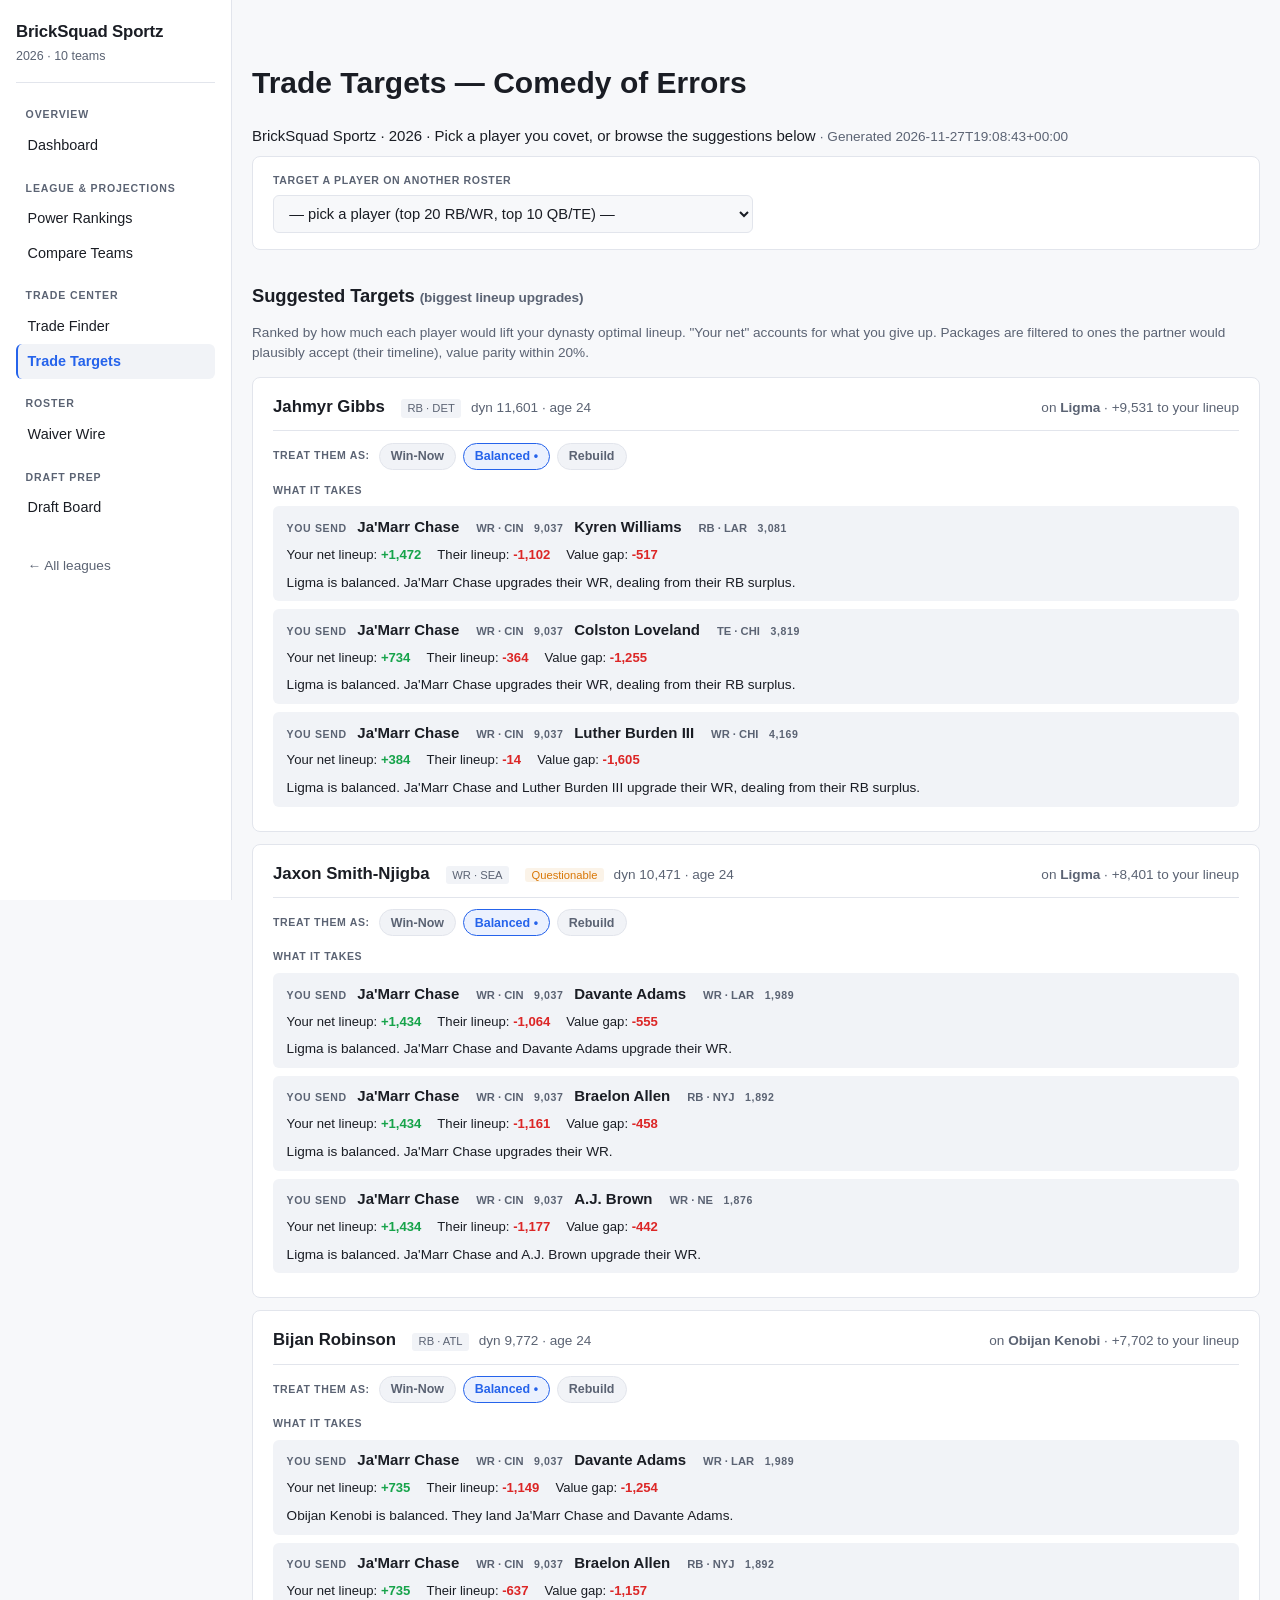
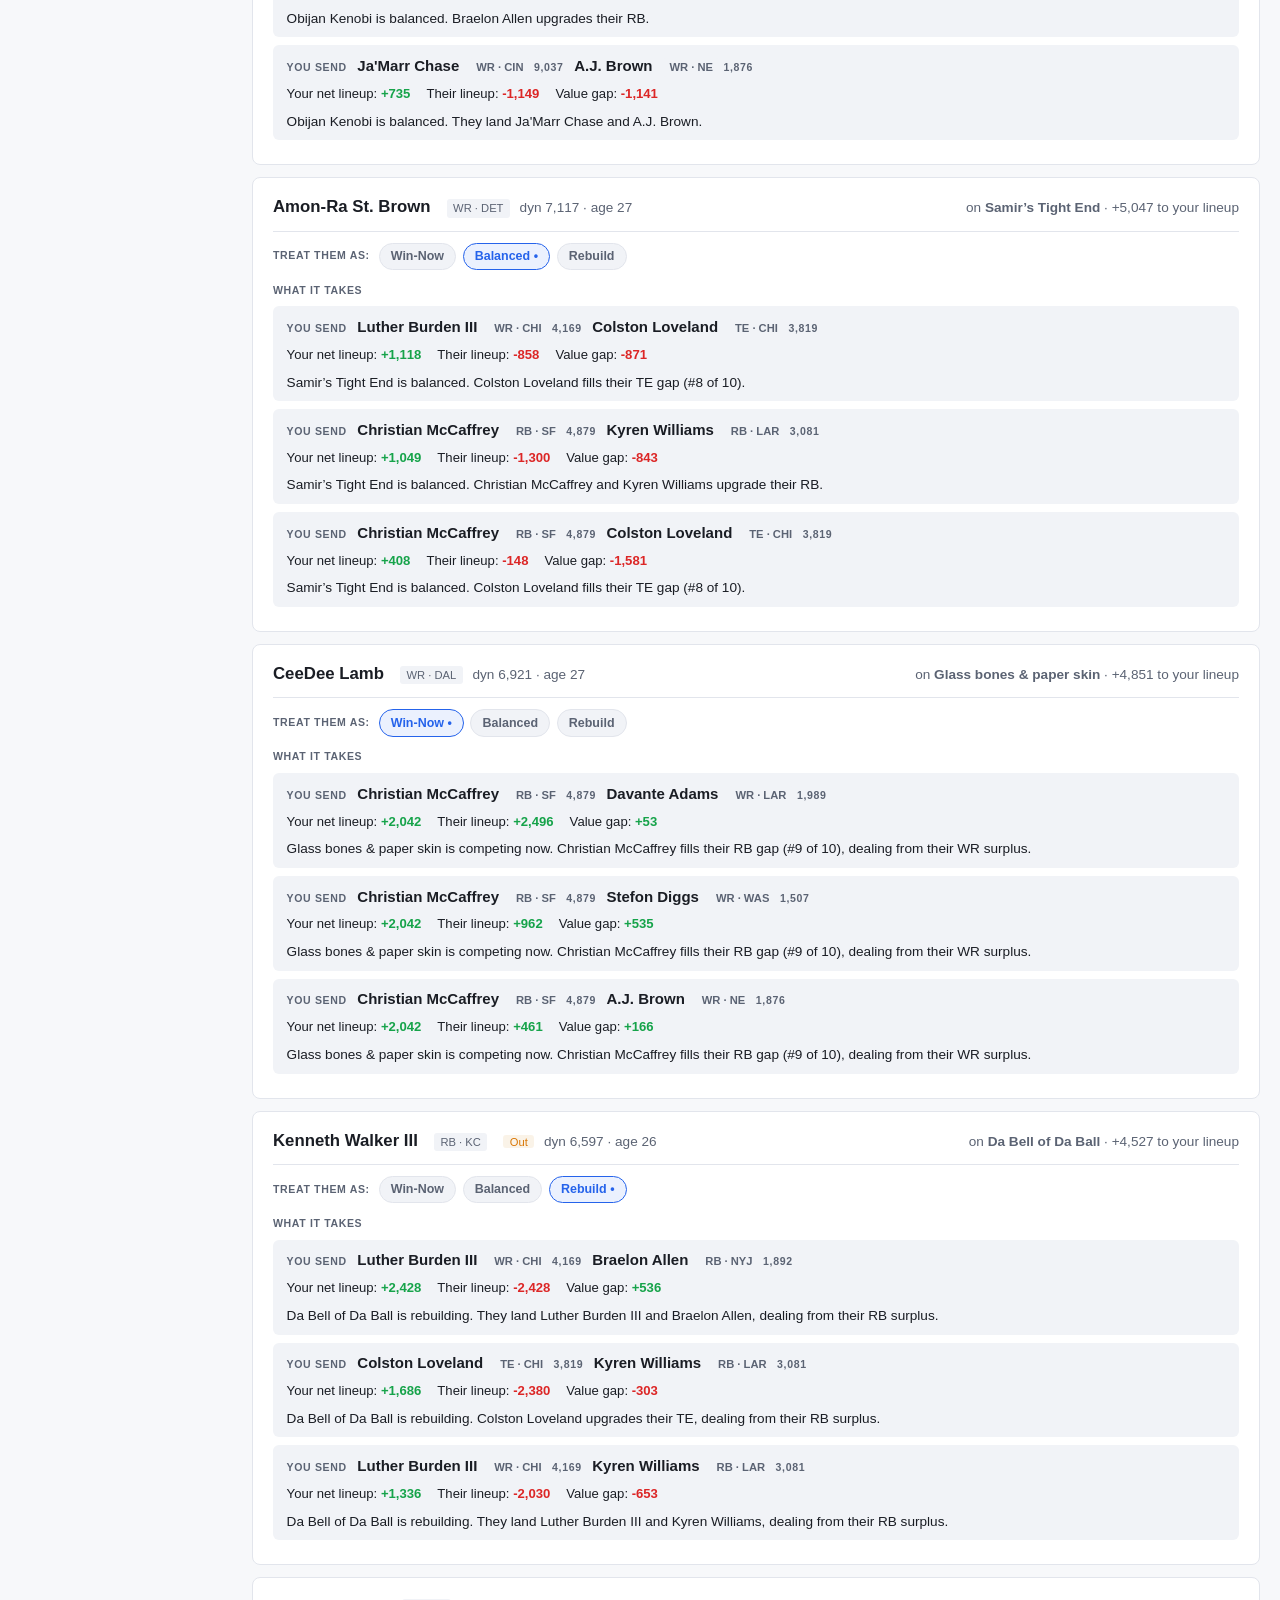
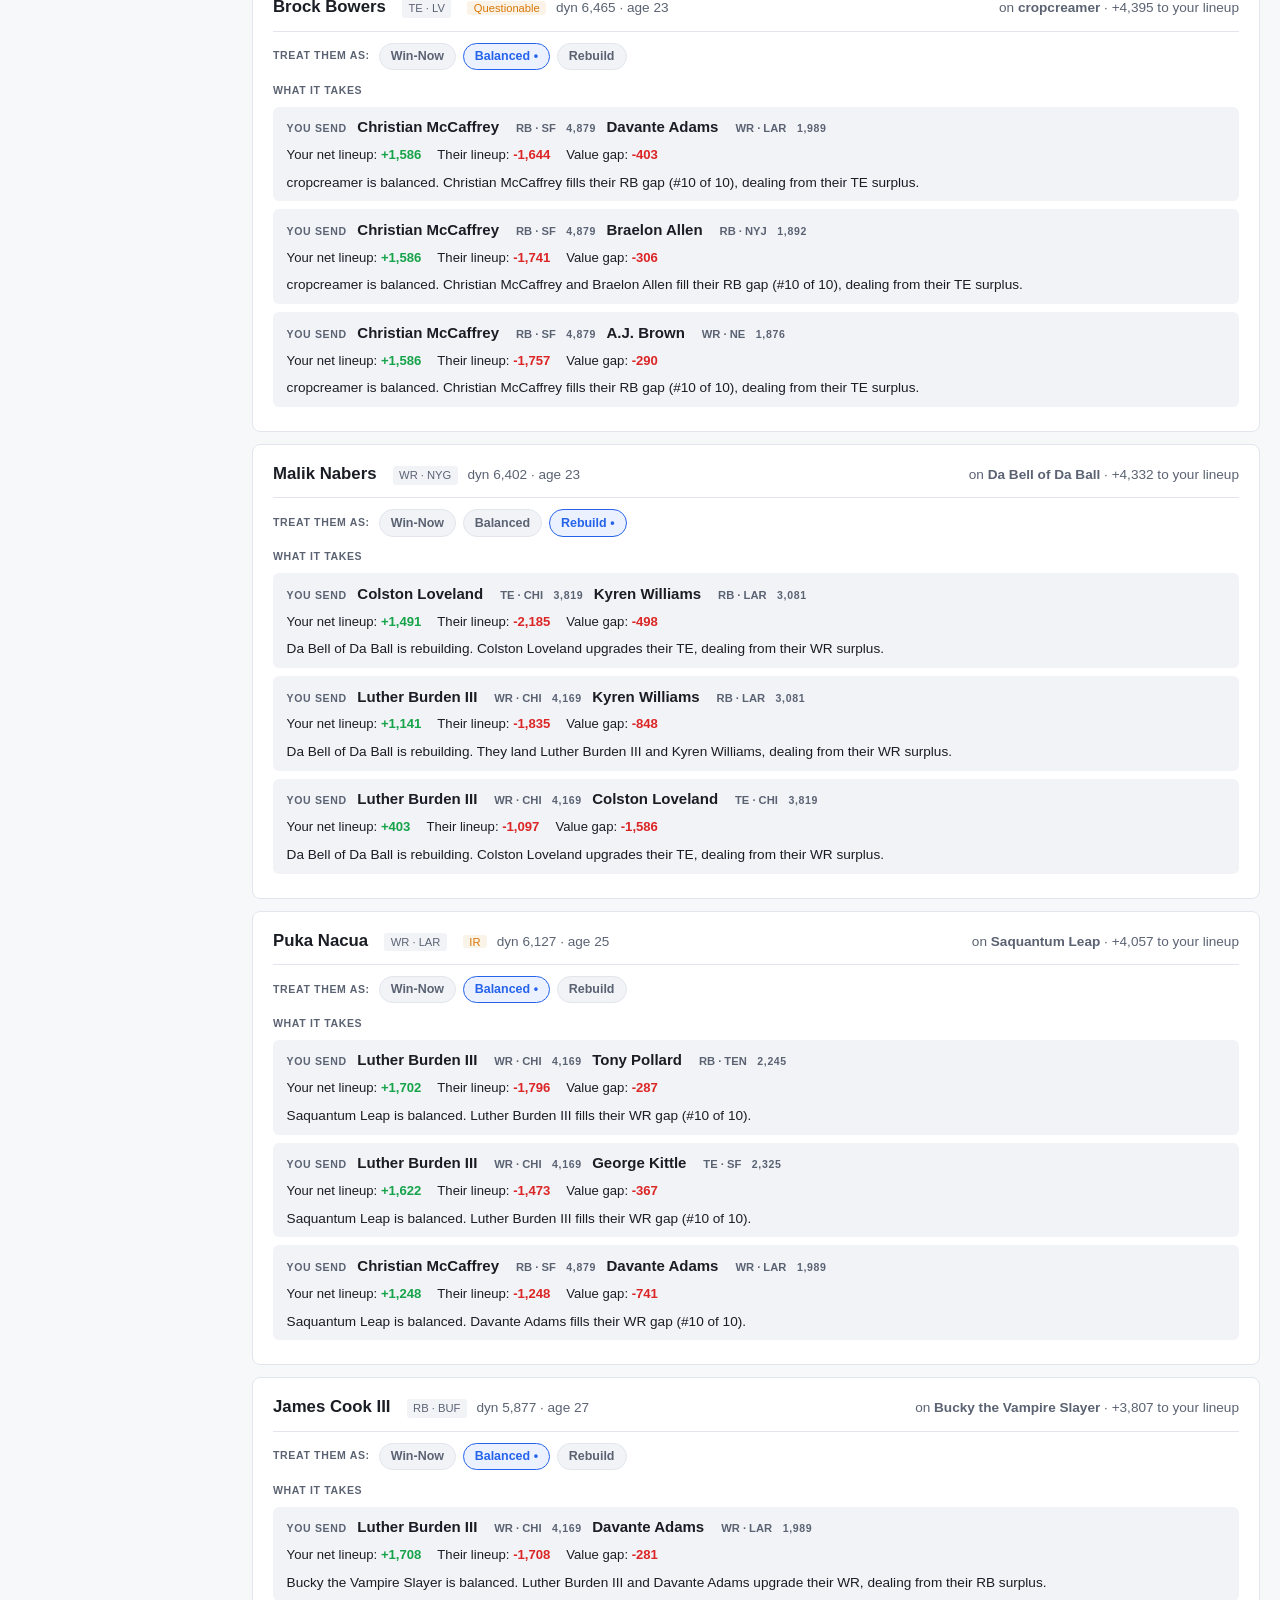
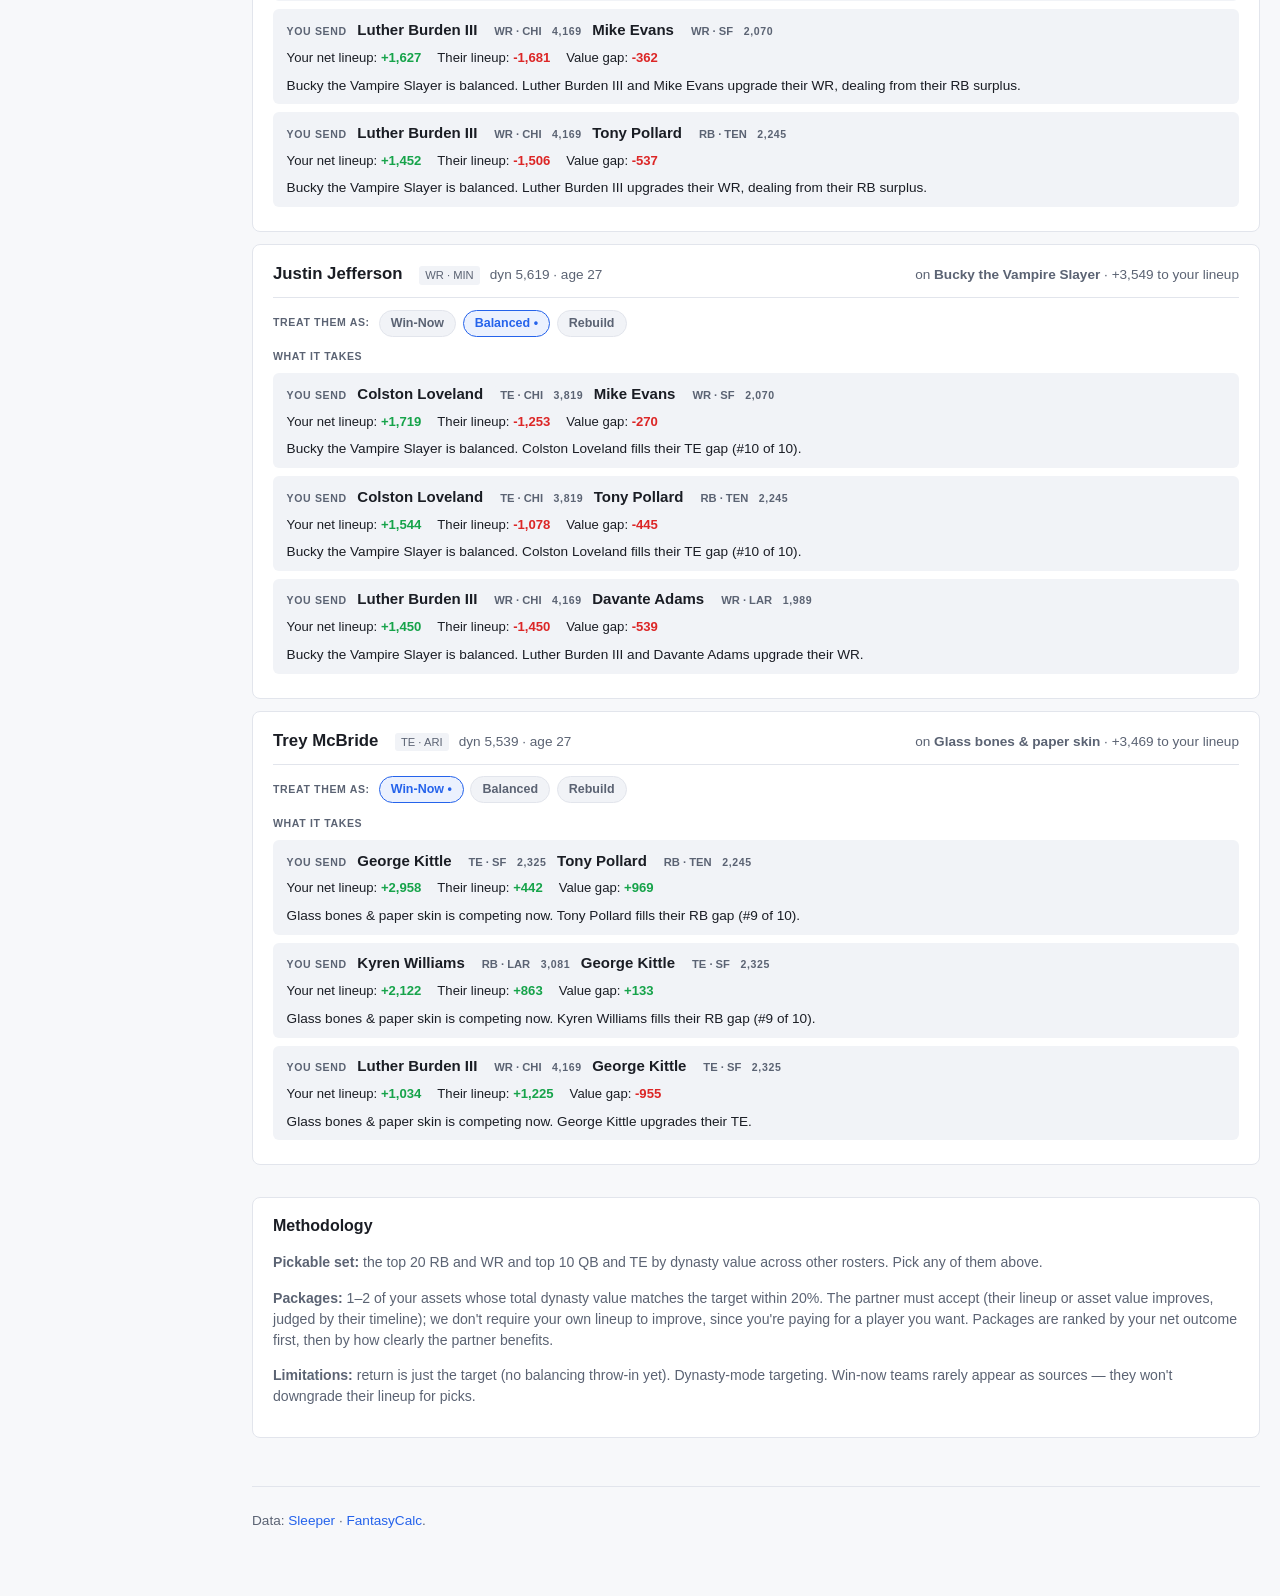
<file: docs/leagues/bricksquad-sportz/targets/index.html>
<!doctype html>
<html lang="en">
<head>
  <meta charset="utf-8">
  <meta name="viewport" content="width=device-width,initial-scale=1">
  <title>BrickSquad Sportz — Trade Targets</title>
<meta property="og:type" content="website">
<meta property="og:site_name" content="Dynasty Tools">
<meta property="og:title" content="Trade Targets — Comedy of Errors">
<meta property="og:description" content="Pick a player on another roster and see the realistic packages to acquire them — judged by what their manager would accept.">
<meta property="og:image" content="https://stephenmsoward-cmd.github.io/Stephen-dynasty-football-assistant/og.png">
<meta property="og:url" content="https://stephenmsoward-cmd.github.io/Stephen-dynasty-football-assistant/leagues/bricksquad-sportz/targets/">
<meta name="twitter:card" content="summary_large_image">
<meta name="twitter:title" content="Trade Targets — Comedy of Errors">
<meta name="twitter:description" content="Pick a player on another roster and see the realistic packages to acquire them — judged by what their manager would accept.">
<meta name="twitter:image" content="https://stephenmsoward-cmd.github.io/Stephen-dynasty-football-assistant/og.png">
<meta name="description" content="Pick a player on another roster and see the realistic packages to acquire them — judged by what their manager would accept.">  <link rel="stylesheet" href="../../../style.css">
</head>
<body class="mode-dynasty">
<div class="layout">
<nav class="sidebar" aria-label="Site navigation">
  <div class="sidebar-brand">
    <a href="../">BrickSquad Sportz</a>
    <div class="sidebar-sub">2026 &middot; 10 teams</div>
  </div>

  <div class="nav-group">
    <div class="nav-group-label">Overview</div>
    <a href="../" class="nav-link ">Dashboard</a>
  </div>

  <div class="nav-group">
    <div class="nav-group-label">League &amp; Projections</div>
    <a href="../rankings/" class="nav-link ">Power Rankings</a>
    <a href="../compare/" class="nav-link ">Compare Teams</a>
  </div>

  <div class="nav-group">
    <div class="nav-group-label">Trade Center</div>
    <a href="../trades/" class="nav-link ">Trade Finder</a>
    <a href="../targets/" class="nav-link active">Trade Targets</a>
  </div>

  <div class="nav-group">
    <div class="nav-group-label">Roster</div>
    <a href="../waivers/" class="nav-link ">Waiver Wire</a>
  </div>

  <div class="nav-group">
    <div class="nav-group-label">Draft Prep</div>
    <a href="../draft/" class="nav-link ">Draft Board</a>
  </div>

  <div class="nav-group nav-group-footer">
    <a href="../../../" class="nav-link nav-back">&larr; All leagues</a>
  </div>
</nav><main class="content">
<div class="container">


  <header class="page-header">
    <h1>Trade Targets — Comedy of Errors</h1>
    <div class="tagline">
      BrickSquad Sportz &middot; 2026 &middot;
      Pick a player you covet, or browse the suggestions below
      <span class="muted small">&middot; Generated 2026-11-27T19:08:43+00:00</span>
    </div>
  </header>

  <section class="target-picker">
    <label for="target-select" class="target-picker-label">Target a player on another roster</label>
    <select id="target-select">
      <option value="">— pick a player (top 20 RB/WR, top 10 QB/TE) —</option>
      <optgroup label="QB">
        <option value="4984">Josh Allen (BUF) — Bucky the Vampire Slayer</option>
        <option value="6770">Joe Burrow (CIN) — Obijan Kenobi</option>
        <option value="11560">Caleb Williams (CHI) — Saquantum Leap</option>
        <option value="11564">Drake Maye (NE) — Da Bell of Da Ball</option>
        <option value="7523">Trevor Lawrence (JAX) — cropcreamer</option>
        <option value="11566">Jayden Daniels (WAS) — cropcreamer</option>
        <option value="4046">Patrick Mahomes (KC) — Samir’s Tight End </option>
        <option value="6804">Jordan Love (GB) — Da Bell of Da Ball</option>
        <option value="9758">C.J. Stroud (HOU) — Bucky the Vampire Slayer</option>
        <option value="4881">Lamar Jackson (BAL) — Saquantum Leap</option>
      </optgroup>
      <optgroup label="RB">
        <option value="9221">Jahmyr Gibbs (DET) — Ligma</option>
        <option value="9509">Bijan Robinson (ATL) — Obijan Kenobi</option>
        <option value="8151">Kenneth Walker III (KC) — Da Bell of Da Ball</option>
        <option value="8138">James Cook III (BUF) — Bucky the Vampire Slayer</option>
        <option value="12527">Ashton Jeanty (LV) — Mongo Money Makers</option>
        <option value="11584">Bucky Irving (TB) — Bucky the Vampire Slayer</option>
        <option value="13345">Jonah Coleman (DEN) — Da Bell of Da Ball</option>
        <option value="6813">Jonathan Taylor (IND) — Saquantum Leap</option>
        <option value="9226">De'Von Achane (MIA) — Saquantum Leap</option>
        <option value="7588">Javonte Williams (DAL) — Ligma</option>
        <option value="7594">Chuba Hubbard (CAR) — Bucky the Vampire Slayer</option>
        <option value="8155">Breece Hall (NYJ) — Samir’s Tight End </option>
        <option value="12490">Bhayshul Tuten (JAX) — Glass bones & paper skin</option>
        <option value="12507">Omarion Hampton (LAC) — Da Bell of Da Ball</option>
        <option value="6790">D'Andre Swift (CHI) — Samir’s Tight End </option>
        <option value="9224">Chase Brown (CIN) — Mongo Money Makers</option>
        <option value="12512">Quinshon Judkins (CLE) — Saquantum Leap</option>
        <option value="12481">Cam Skattebo (NYG) — Obijan Kenobi</option>
        <option value="13337">Emmett Johnson (KC) — Samir’s Tight End </option>
        <option value="11586">Blake Corum (LAR) — cropcreamer</option>
      </optgroup>
      <optgroup label="WR">
        <option value="9488">Jaxon Smith-Njigba (SEA) — Ligma</option>
        <option value="7547">Amon-Ra St. Brown (DET) — Samir’s Tight End </option>
        <option value="6786">CeeDee Lamb (DAL) — Glass bones & paper skin</option>
        <option value="11632">Malik Nabers (NYG) — Da Bell of Da Ball</option>
        <option value="9493">Puka Nacua (LAR) — Saquantum Leap</option>
        <option value="6794">Justin Jefferson (MIN) — Bucky the Vampire Slayer</option>
        <option value="12501">Matthew Golden (GB) — Mongo Money Makers</option>
        <option value="9487">Parker Washington (JAX) — Obijan Kenobi</option>
        <option value="8112">Drake London (ATL) — Glass bones & paper skin</option>
        <option value="8137">George Pickens (DAL) — Samir’s Tight End </option>
        <option value="8144">Chris Olave (NO) — Mongo Money Makers</option>
        <option value="8167">Christian Watson (GB) — cropcreamer</option>
        <option value="12526">Tetairoa McMillan (CAR) — Da Bell of Da Ball</option>
        <option value="6801">Tee Higgins (CIN) — Obijan Kenobi</option>
        <option value="9997">Zay Flowers (BAL) — Bucky the Vampire Slayer</option>
        <option value="7569">Nico Collins (HOU) — Mongo Money Makers</option>
        <option value="8146">Garrett Wilson (NYJ) — Da Bell of Da Ball</option>
        <option value="13279">Carnell Tate (TEN) — cropcreamer</option>
        <option value="13281">Jordyn Tyson (NO) — Samir’s Tight End </option>
        <option value="7525">DeVonta Smith (PHI) — Ligma</option>
      </optgroup>
      <optgroup label="TE">
        <option value="11604">Brock Bowers (LV) — cropcreamer</option>
        <option value="8130">Trey McBride (ARI) — Glass bones & paper skin</option>
        <option value="8131">Isaiah Likely (NYG) — Mongo Money Makers</option>
        <option value="12506">Harold Fannin Jr. (CLE) — Mongo Money Makers</option>
        <option value="12518">Tyler Warren (IND) — Da Bell of Da Ball</option>
        <option value="10859">Sam LaPorta (DET) — Ligma</option>
        <option value="9484">Tucker Kraft (GB) — Mongo Money Makers</option>
        <option value="13330">Kenyon Sadiq (NYJ) — Saquantum Leap</option>
        <option value="10236">Dalton Kincaid (BUF) — Samir’s Tight End </option>
        <option value="7553">Kyle Pitts Sr. (ATL) — Obijan Kenobi</option>
      </optgroup>
    </select>
    <div id="target-result" class="target-result"></div>
  </section>

  <h2>Suggested Targets <span class="muted small">(biggest lineup upgrades)</span></h2>
  <p class="muted small">
    Ranked by how much each player would lift your dynasty optimal lineup.
    "Your net" accounts for what you give up. Packages are filtered to ones the
    partner would plausibly accept (their timeline), value parity within 20%.
  </p>
  <div id="featured-targets">
      <section class="target-card" data-target-id="9221">
    <div class="target-header">
      <div class="target-player">
        <span class="target-name">Jahmyr Gibbs</span>
        <span class="pos-tag">RB · DET</span>
        <span class="muted small">dyn 11,601 · age 24</span>
      </div>
      <div class="target-meta muted small">
        on <strong>Ligma</strong>
        &middot; <span class="good">+9,531</span> to your lineup
      </div>
    </div>
    <div class="timeline-toggle" role="tablist" aria-label="Assume their timeline">
      <span class="timeline-toggle-label">Treat them as:</span>
      <button type="button" data-timeline="win-now" class="">
        win-now      </button>
      <button type="button" data-timeline="balanced" class="active">
        balanced <span class="inferred-dot" title="Inferred from their rankings">•</span>      </button>
      <button type="button" data-timeline="rebuild" class="">
        rebuild      </button>
    </div>
    <div class="target-packages-host">
        <div class="target-packages">
    <div class="target-packages-label">What it takes</div>
    <div class="target-package">
      <div class="target-package-send">
        <span class="muted small">You send</span>
        <span class="target-send-player ">Ja'Marr Chase
<span class="pos-tag">WR · CIN</span>          <span class="muted small">9,037</span>
        </span>
        <span class="target-send-player ">Kyren Williams
<span class="pos-tag">RB · LAR</span>          <span class="muted small">3,081</span>
        </span>
      </div>
      <div class="target-package-meta">
        <span>Your net lineup: <span class="good">+1,472</span></span>
        <span>Their lineup: <span class="bad">-1,102</span></span>
        <span>Value gap: <span class="bad">-517</span></span>
      </div>
      <div class="target-package-pitch">Ligma is balanced. Ja'Marr Chase upgrades their WR, dealing from their RB surplus.</div>
    </div>
    <div class="target-package">
      <div class="target-package-send">
        <span class="muted small">You send</span>
        <span class="target-send-player ">Ja'Marr Chase
<span class="pos-tag">WR · CIN</span>          <span class="muted small">9,037</span>
        </span>
        <span class="target-send-player ">Colston Loveland
<span class="pos-tag">TE · CHI</span>          <span class="muted small">3,819</span>
        </span>
      </div>
      <div class="target-package-meta">
        <span>Your net lineup: <span class="good">+734</span></span>
        <span>Their lineup: <span class="bad">-364</span></span>
        <span>Value gap: <span class="bad">-1,255</span></span>
      </div>
      <div class="target-package-pitch">Ligma is balanced. Ja'Marr Chase upgrades their WR, dealing from their RB surplus.</div>
    </div>
    <div class="target-package">
      <div class="target-package-send">
        <span class="muted small">You send</span>
        <span class="target-send-player ">Ja'Marr Chase
<span class="pos-tag">WR · CIN</span>          <span class="muted small">9,037</span>
        </span>
        <span class="target-send-player ">Luther Burden III
<span class="pos-tag">WR · CHI</span>          <span class="muted small">4,169</span>
        </span>
      </div>
      <div class="target-package-meta">
        <span>Your net lineup: <span class="good">+384</span></span>
        <span>Their lineup: <span class="bad">-14</span></span>
        <span>Value gap: <span class="bad">-1,605</span></span>
      </div>
      <div class="target-package-pitch">Ligma is balanced. Ja'Marr Chase and Luther Burden III upgrade their WR, dealing from their RB surplus.</div>
    </div>
  </div>

    </div>
  </section>

      <section class="target-card" data-target-id="9488">
    <div class="target-header">
      <div class="target-player">
        <span class="target-name">Jaxon Smith-Njigba</span>
        <span class="pos-tag">WR · SEA</span>
<span class="injury Q">Questionable</span>        <span class="muted small">dyn 10,471 · age 24</span>
      </div>
      <div class="target-meta muted small">
        on <strong>Ligma</strong>
        &middot; <span class="good">+8,401</span> to your lineup
      </div>
    </div>
    <div class="timeline-toggle" role="tablist" aria-label="Assume their timeline">
      <span class="timeline-toggle-label">Treat them as:</span>
      <button type="button" data-timeline="win-now" class="">
        win-now      </button>
      <button type="button" data-timeline="balanced" class="active">
        balanced <span class="inferred-dot" title="Inferred from their rankings">•</span>      </button>
      <button type="button" data-timeline="rebuild" class="">
        rebuild      </button>
    </div>
    <div class="target-packages-host">
        <div class="target-packages">
    <div class="target-packages-label">What it takes</div>
    <div class="target-package">
      <div class="target-package-send">
        <span class="muted small">You send</span>
        <span class="target-send-player ">Ja'Marr Chase
<span class="pos-tag">WR · CIN</span>          <span class="muted small">9,037</span>
        </span>
        <span class="target-send-player ">Davante Adams
<span class="pos-tag">WR · LAR</span>          <span class="muted small">1,989</span>
        </span>
      </div>
      <div class="target-package-meta">
        <span>Your net lineup: <span class="good">+1,434</span></span>
        <span>Their lineup: <span class="bad">-1,064</span></span>
        <span>Value gap: <span class="bad">-555</span></span>
      </div>
      <div class="target-package-pitch">Ligma is balanced. Ja'Marr Chase and Davante Adams upgrade their WR.</div>
    </div>
    <div class="target-package">
      <div class="target-package-send">
        <span class="muted small">You send</span>
        <span class="target-send-player ">Ja'Marr Chase
<span class="pos-tag">WR · CIN</span>          <span class="muted small">9,037</span>
        </span>
        <span class="target-send-player ">Braelon Allen
<span class="pos-tag">RB · NYJ</span>          <span class="muted small">1,892</span>
        </span>
      </div>
      <div class="target-package-meta">
        <span>Your net lineup: <span class="good">+1,434</span></span>
        <span>Their lineup: <span class="bad">-1,161</span></span>
        <span>Value gap: <span class="bad">-458</span></span>
      </div>
      <div class="target-package-pitch">Ligma is balanced. Ja'Marr Chase upgrades their WR.</div>
    </div>
    <div class="target-package">
      <div class="target-package-send">
        <span class="muted small">You send</span>
        <span class="target-send-player ">Ja'Marr Chase
<span class="pos-tag">WR · CIN</span>          <span class="muted small">9,037</span>
        </span>
        <span class="target-send-player ">A.J. Brown
<span class="pos-tag">WR · NE</span>          <span class="muted small">1,876</span>
        </span>
      </div>
      <div class="target-package-meta">
        <span>Your net lineup: <span class="good">+1,434</span></span>
        <span>Their lineup: <span class="bad">-1,177</span></span>
        <span>Value gap: <span class="bad">-442</span></span>
      </div>
      <div class="target-package-pitch">Ligma is balanced. Ja'Marr Chase and A.J. Brown upgrade their WR.</div>
    </div>
  </div>

    </div>
  </section>

      <section class="target-card" data-target-id="9509">
    <div class="target-header">
      <div class="target-player">
        <span class="target-name">Bijan Robinson</span>
        <span class="pos-tag">RB · ATL</span>
        <span class="muted small">dyn 9,772 · age 24</span>
      </div>
      <div class="target-meta muted small">
        on <strong>Obijan Kenobi</strong>
        &middot; <span class="good">+7,702</span> to your lineup
      </div>
    </div>
    <div class="timeline-toggle" role="tablist" aria-label="Assume their timeline">
      <span class="timeline-toggle-label">Treat them as:</span>
      <button type="button" data-timeline="win-now" class="">
        win-now      </button>
      <button type="button" data-timeline="balanced" class="active">
        balanced <span class="inferred-dot" title="Inferred from their rankings">•</span>      </button>
      <button type="button" data-timeline="rebuild" class="">
        rebuild      </button>
    </div>
    <div class="target-packages-host">
        <div class="target-packages">
    <div class="target-packages-label">What it takes</div>
    <div class="target-package">
      <div class="target-package-send">
        <span class="muted small">You send</span>
        <span class="target-send-player ">Ja'Marr Chase
<span class="pos-tag">WR · CIN</span>          <span class="muted small">9,037</span>
        </span>
        <span class="target-send-player ">Davante Adams
<span class="pos-tag">WR · LAR</span>          <span class="muted small">1,989</span>
        </span>
      </div>
      <div class="target-package-meta">
        <span>Your net lineup: <span class="good">+735</span></span>
        <span>Their lineup: <span class="bad">-1,149</span></span>
        <span>Value gap: <span class="bad">-1,254</span></span>
      </div>
      <div class="target-package-pitch">Obijan Kenobi is balanced. They land Ja'Marr Chase and Davante Adams.</div>
    </div>
    <div class="target-package">
      <div class="target-package-send">
        <span class="muted small">You send</span>
        <span class="target-send-player ">Ja'Marr Chase
<span class="pos-tag">WR · CIN</span>          <span class="muted small">9,037</span>
        </span>
        <span class="target-send-player ">Braelon Allen
<span class="pos-tag">RB · NYJ</span>          <span class="muted small">1,892</span>
        </span>
      </div>
      <div class="target-package-meta">
        <span>Your net lineup: <span class="good">+735</span></span>
        <span>Their lineup: <span class="bad">-637</span></span>
        <span>Value gap: <span class="bad">-1,157</span></span>
      </div>
      <div class="target-package-pitch">Obijan Kenobi is balanced. Braelon Allen upgrades their RB.</div>
    </div>
    <div class="target-package">
      <div class="target-package-send">
        <span class="muted small">You send</span>
        <span class="target-send-player ">Ja'Marr Chase
<span class="pos-tag">WR · CIN</span>          <span class="muted small">9,037</span>
        </span>
        <span class="target-send-player ">A.J. Brown
<span class="pos-tag">WR · NE</span>          <span class="muted small">1,876</span>
        </span>
      </div>
      <div class="target-package-meta">
        <span>Your net lineup: <span class="good">+735</span></span>
        <span>Their lineup: <span class="bad">-1,149</span></span>
        <span>Value gap: <span class="bad">-1,141</span></span>
      </div>
      <div class="target-package-pitch">Obijan Kenobi is balanced. They land Ja'Marr Chase and A.J. Brown.</div>
    </div>
  </div>

    </div>
  </section>

      <section class="target-card" data-target-id="7547">
    <div class="target-header">
      <div class="target-player">
        <span class="target-name">Amon-Ra St. Brown</span>
        <span class="pos-tag">WR · DET</span>
        <span class="muted small">dyn 7,117 · age 27</span>
      </div>
      <div class="target-meta muted small">
        on <strong>Samir’s Tight End </strong>
        &middot; <span class="good">+5,047</span> to your lineup
      </div>
    </div>
    <div class="timeline-toggle" role="tablist" aria-label="Assume their timeline">
      <span class="timeline-toggle-label">Treat them as:</span>
      <button type="button" data-timeline="win-now" class="">
        win-now      </button>
      <button type="button" data-timeline="balanced" class="active">
        balanced <span class="inferred-dot" title="Inferred from their rankings">•</span>      </button>
      <button type="button" data-timeline="rebuild" class="">
        rebuild      </button>
    </div>
    <div class="target-packages-host">
        <div class="target-packages">
    <div class="target-packages-label">What it takes</div>
    <div class="target-package">
      <div class="target-package-send">
        <span class="muted small">You send</span>
        <span class="target-send-player ">Luther Burden III
<span class="pos-tag">WR · CHI</span>          <span class="muted small">4,169</span>
        </span>
        <span class="target-send-player ">Colston Loveland
<span class="pos-tag">TE · CHI</span>          <span class="muted small">3,819</span>
        </span>
      </div>
      <div class="target-package-meta">
        <span>Your net lineup: <span class="good">+1,118</span></span>
        <span>Their lineup: <span class="bad">-858</span></span>
        <span>Value gap: <span class="bad">-871</span></span>
      </div>
      <div class="target-package-pitch">Samir’s Tight End  is balanced. Colston Loveland fills their TE gap (#8 of 10).</div>
    </div>
    <div class="target-package">
      <div class="target-package-send">
        <span class="muted small">You send</span>
        <span class="target-send-player ">Christian McCaffrey
<span class="pos-tag">RB · SF</span>          <span class="muted small">4,879</span>
        </span>
        <span class="target-send-player ">Kyren Williams
<span class="pos-tag">RB · LAR</span>          <span class="muted small">3,081</span>
        </span>
      </div>
      <div class="target-package-meta">
        <span>Your net lineup: <span class="good">+1,049</span></span>
        <span>Their lineup: <span class="bad">-1,300</span></span>
        <span>Value gap: <span class="bad">-843</span></span>
      </div>
      <div class="target-package-pitch">Samir’s Tight End  is balanced. Christian McCaffrey and Kyren Williams upgrade their RB.</div>
    </div>
    <div class="target-package">
      <div class="target-package-send">
        <span class="muted small">You send</span>
        <span class="target-send-player ">Christian McCaffrey
<span class="pos-tag">RB · SF</span>          <span class="muted small">4,879</span>
        </span>
        <span class="target-send-player ">Colston Loveland
<span class="pos-tag">TE · CHI</span>          <span class="muted small">3,819</span>
        </span>
      </div>
      <div class="target-package-meta">
        <span>Your net lineup: <span class="good">+408</span></span>
        <span>Their lineup: <span class="bad">-148</span></span>
        <span>Value gap: <span class="bad">-1,581</span></span>
      </div>
      <div class="target-package-pitch">Samir’s Tight End  is balanced. Colston Loveland fills their TE gap (#8 of 10).</div>
    </div>
  </div>

    </div>
  </section>

      <section class="target-card" data-target-id="6786">
    <div class="target-header">
      <div class="target-player">
        <span class="target-name">CeeDee Lamb</span>
        <span class="pos-tag">WR · DAL</span>
        <span class="muted small">dyn 6,921 · age 27</span>
      </div>
      <div class="target-meta muted small">
        on <strong>Glass bones & paper skin</strong>
        &middot; <span class="good">+4,851</span> to your lineup
      </div>
    </div>
    <div class="timeline-toggle" role="tablist" aria-label="Assume their timeline">
      <span class="timeline-toggle-label">Treat them as:</span>
      <button type="button" data-timeline="win-now" class="active">
        win-now <span class="inferred-dot" title="Inferred from their rankings">•</span>      </button>
      <button type="button" data-timeline="balanced" class="">
        balanced      </button>
      <button type="button" data-timeline="rebuild" class="">
        rebuild      </button>
    </div>
    <div class="target-packages-host">
        <div class="target-packages">
    <div class="target-packages-label">What it takes</div>
    <div class="target-package">
      <div class="target-package-send">
        <span class="muted small">You send</span>
        <span class="target-send-player ">Christian McCaffrey
<span class="pos-tag">RB · SF</span>          <span class="muted small">4,879</span>
        </span>
        <span class="target-send-player ">Davante Adams
<span class="pos-tag">WR · LAR</span>          <span class="muted small">1,989</span>
        </span>
      </div>
      <div class="target-package-meta">
        <span>Your net lineup: <span class="good">+2,042</span></span>
        <span>Their lineup: <span class="good">+2,496</span></span>
        <span>Value gap: <span class="good">+53</span></span>
      </div>
      <div class="target-package-pitch">Glass bones & paper skin is competing now. Christian McCaffrey fills their RB gap (#9 of 10), dealing from their WR surplus.</div>
    </div>
    <div class="target-package">
      <div class="target-package-send">
        <span class="muted small">You send</span>
        <span class="target-send-player ">Christian McCaffrey
<span class="pos-tag">RB · SF</span>          <span class="muted small">4,879</span>
        </span>
        <span class="target-send-player ">Stefon Diggs
<span class="pos-tag">WR · WAS</span>          <span class="muted small">1,507</span>
        </span>
      </div>
      <div class="target-package-meta">
        <span>Your net lineup: <span class="good">+2,042</span></span>
        <span>Their lineup: <span class="good">+962</span></span>
        <span>Value gap: <span class="good">+535</span></span>
      </div>
      <div class="target-package-pitch">Glass bones & paper skin is competing now. Christian McCaffrey fills their RB gap (#9 of 10), dealing from their WR surplus.</div>
    </div>
    <div class="target-package">
      <div class="target-package-send">
        <span class="muted small">You send</span>
        <span class="target-send-player ">Christian McCaffrey
<span class="pos-tag">RB · SF</span>          <span class="muted small">4,879</span>
        </span>
        <span class="target-send-player ">A.J. Brown
<span class="pos-tag">WR · NE</span>          <span class="muted small">1,876</span>
        </span>
      </div>
      <div class="target-package-meta">
        <span>Your net lineup: <span class="good">+2,042</span></span>
        <span>Their lineup: <span class="good">+461</span></span>
        <span>Value gap: <span class="good">+166</span></span>
      </div>
      <div class="target-package-pitch">Glass bones & paper skin is competing now. Christian McCaffrey fills their RB gap (#9 of 10), dealing from their WR surplus.</div>
    </div>
  </div>

    </div>
  </section>

      <section class="target-card" data-target-id="8151">
    <div class="target-header">
      <div class="target-player">
        <span class="target-name">Kenneth Walker III</span>
        <span class="pos-tag">RB · KC</span>
<span class="injury Q">Out</span>        <span class="muted small">dyn 6,597 · age 26</span>
      </div>
      <div class="target-meta muted small">
        on <strong>Da Bell of Da Ball</strong>
        &middot; <span class="good">+4,527</span> to your lineup
      </div>
    </div>
    <div class="timeline-toggle" role="tablist" aria-label="Assume their timeline">
      <span class="timeline-toggle-label">Treat them as:</span>
      <button type="button" data-timeline="win-now" class="">
        win-now      </button>
      <button type="button" data-timeline="balanced" class="">
        balanced      </button>
      <button type="button" data-timeline="rebuild" class="active">
        rebuild <span class="inferred-dot" title="Inferred from their rankings">•</span>      </button>
    </div>
    <div class="target-packages-host">
        <div class="target-packages">
    <div class="target-packages-label">What it takes</div>
    <div class="target-package">
      <div class="target-package-send">
        <span class="muted small">You send</span>
        <span class="target-send-player ">Luther Burden III
<span class="pos-tag">WR · CHI</span>          <span class="muted small">4,169</span>
        </span>
        <span class="target-send-player ">Braelon Allen
<span class="pos-tag">RB · NYJ</span>          <span class="muted small">1,892</span>
        </span>
      </div>
      <div class="target-package-meta">
        <span>Your net lineup: <span class="good">+2,428</span></span>
        <span>Their lineup: <span class="bad">-2,428</span></span>
        <span>Value gap: <span class="good">+536</span></span>
      </div>
      <div class="target-package-pitch">Da Bell of Da Ball is rebuilding. They land Luther Burden III and Braelon Allen, dealing from their RB surplus.</div>
    </div>
    <div class="target-package">
      <div class="target-package-send">
        <span class="muted small">You send</span>
        <span class="target-send-player ">Colston Loveland
<span class="pos-tag">TE · CHI</span>          <span class="muted small">3,819</span>
        </span>
        <span class="target-send-player ">Kyren Williams
<span class="pos-tag">RB · LAR</span>          <span class="muted small">3,081</span>
        </span>
      </div>
      <div class="target-package-meta">
        <span>Your net lineup: <span class="good">+1,686</span></span>
        <span>Their lineup: <span class="bad">-2,380</span></span>
        <span>Value gap: <span class="bad">-303</span></span>
      </div>
      <div class="target-package-pitch">Da Bell of Da Ball is rebuilding. Colston Loveland upgrades their TE, dealing from their RB surplus.</div>
    </div>
    <div class="target-package">
      <div class="target-package-send">
        <span class="muted small">You send</span>
        <span class="target-send-player ">Luther Burden III
<span class="pos-tag">WR · CHI</span>          <span class="muted small">4,169</span>
        </span>
        <span class="target-send-player ">Kyren Williams
<span class="pos-tag">RB · LAR</span>          <span class="muted small">3,081</span>
        </span>
      </div>
      <div class="target-package-meta">
        <span>Your net lineup: <span class="good">+1,336</span></span>
        <span>Their lineup: <span class="bad">-2,030</span></span>
        <span>Value gap: <span class="bad">-653</span></span>
      </div>
      <div class="target-package-pitch">Da Bell of Da Ball is rebuilding. They land Luther Burden III and Kyren Williams, dealing from their RB surplus.</div>
    </div>
  </div>

    </div>
  </section>

      <section class="target-card" data-target-id="11604">
    <div class="target-header">
      <div class="target-player">
        <span class="target-name">Brock Bowers</span>
        <span class="pos-tag">TE · LV</span>
<span class="injury Q">Questionable</span>        <span class="muted small">dyn 6,465 · age 23</span>
      </div>
      <div class="target-meta muted small">
        on <strong>cropcreamer</strong>
        &middot; <span class="good">+4,395</span> to your lineup
      </div>
    </div>
    <div class="timeline-toggle" role="tablist" aria-label="Assume their timeline">
      <span class="timeline-toggle-label">Treat them as:</span>
      <button type="button" data-timeline="win-now" class="">
        win-now      </button>
      <button type="button" data-timeline="balanced" class="active">
        balanced <span class="inferred-dot" title="Inferred from their rankings">•</span>      </button>
      <button type="button" data-timeline="rebuild" class="">
        rebuild      </button>
    </div>
    <div class="target-packages-host">
        <div class="target-packages">
    <div class="target-packages-label">What it takes</div>
    <div class="target-package">
      <div class="target-package-send">
        <span class="muted small">You send</span>
        <span class="target-send-player ">Christian McCaffrey
<span class="pos-tag">RB · SF</span>          <span class="muted small">4,879</span>
        </span>
        <span class="target-send-player ">Davante Adams
<span class="pos-tag">WR · LAR</span>          <span class="muted small">1,989</span>
        </span>
      </div>
      <div class="target-package-meta">
        <span>Your net lineup: <span class="good">+1,586</span></span>
        <span>Their lineup: <span class="bad">-1,644</span></span>
        <span>Value gap: <span class="bad">-403</span></span>
      </div>
      <div class="target-package-pitch">cropcreamer is balanced. Christian McCaffrey fills their RB gap (#10 of 10), dealing from their TE surplus.</div>
    </div>
    <div class="target-package">
      <div class="target-package-send">
        <span class="muted small">You send</span>
        <span class="target-send-player ">Christian McCaffrey
<span class="pos-tag">RB · SF</span>          <span class="muted small">4,879</span>
        </span>
        <span class="target-send-player ">Braelon Allen
<span class="pos-tag">RB · NYJ</span>          <span class="muted small">1,892</span>
        </span>
      </div>
      <div class="target-package-meta">
        <span>Your net lineup: <span class="good">+1,586</span></span>
        <span>Their lineup: <span class="bad">-1,741</span></span>
        <span>Value gap: <span class="bad">-306</span></span>
      </div>
      <div class="target-package-pitch">cropcreamer is balanced. Christian McCaffrey and Braelon Allen fill their RB gap (#10 of 10), dealing from their TE surplus.</div>
    </div>
    <div class="target-package">
      <div class="target-package-send">
        <span class="muted small">You send</span>
        <span class="target-send-player ">Christian McCaffrey
<span class="pos-tag">RB · SF</span>          <span class="muted small">4,879</span>
        </span>
        <span class="target-send-player ">A.J. Brown
<span class="pos-tag">WR · NE</span>          <span class="muted small">1,876</span>
        </span>
      </div>
      <div class="target-package-meta">
        <span>Your net lineup: <span class="good">+1,586</span></span>
        <span>Their lineup: <span class="bad">-1,757</span></span>
        <span>Value gap: <span class="bad">-290</span></span>
      </div>
      <div class="target-package-pitch">cropcreamer is balanced. Christian McCaffrey fills their RB gap (#10 of 10), dealing from their TE surplus.</div>
    </div>
  </div>

    </div>
  </section>

      <section class="target-card" data-target-id="11632">
    <div class="target-header">
      <div class="target-player">
        <span class="target-name">Malik Nabers</span>
        <span class="pos-tag">WR · NYG</span>
        <span class="muted small">dyn 6,402 · age 23</span>
      </div>
      <div class="target-meta muted small">
        on <strong>Da Bell of Da Ball</strong>
        &middot; <span class="good">+4,332</span> to your lineup
      </div>
    </div>
    <div class="timeline-toggle" role="tablist" aria-label="Assume their timeline">
      <span class="timeline-toggle-label">Treat them as:</span>
      <button type="button" data-timeline="win-now" class="">
        win-now      </button>
      <button type="button" data-timeline="balanced" class="">
        balanced      </button>
      <button type="button" data-timeline="rebuild" class="active">
        rebuild <span class="inferred-dot" title="Inferred from their rankings">•</span>      </button>
    </div>
    <div class="target-packages-host">
        <div class="target-packages">
    <div class="target-packages-label">What it takes</div>
    <div class="target-package">
      <div class="target-package-send">
        <span class="muted small">You send</span>
        <span class="target-send-player ">Colston Loveland
<span class="pos-tag">TE · CHI</span>          <span class="muted small">3,819</span>
        </span>
        <span class="target-send-player ">Kyren Williams
<span class="pos-tag">RB · LAR</span>          <span class="muted small">3,081</span>
        </span>
      </div>
      <div class="target-package-meta">
        <span>Your net lineup: <span class="good">+1,491</span></span>
        <span>Their lineup: <span class="bad">-2,185</span></span>
        <span>Value gap: <span class="bad">-498</span></span>
      </div>
      <div class="target-package-pitch">Da Bell of Da Ball is rebuilding. Colston Loveland upgrades their TE, dealing from their WR surplus.</div>
    </div>
    <div class="target-package">
      <div class="target-package-send">
        <span class="muted small">You send</span>
        <span class="target-send-player ">Luther Burden III
<span class="pos-tag">WR · CHI</span>          <span class="muted small">4,169</span>
        </span>
        <span class="target-send-player ">Kyren Williams
<span class="pos-tag">RB · LAR</span>          <span class="muted small">3,081</span>
        </span>
      </div>
      <div class="target-package-meta">
        <span>Your net lineup: <span class="good">+1,141</span></span>
        <span>Their lineup: <span class="bad">-1,835</span></span>
        <span>Value gap: <span class="bad">-848</span></span>
      </div>
      <div class="target-package-pitch">Da Bell of Da Ball is rebuilding. They land Luther Burden III and Kyren Williams, dealing from their WR surplus.</div>
    </div>
    <div class="target-package">
      <div class="target-package-send">
        <span class="muted small">You send</span>
        <span class="target-send-player ">Luther Burden III
<span class="pos-tag">WR · CHI</span>          <span class="muted small">4,169</span>
        </span>
        <span class="target-send-player ">Colston Loveland
<span class="pos-tag">TE · CHI</span>          <span class="muted small">3,819</span>
        </span>
      </div>
      <div class="target-package-meta">
        <span>Your net lineup: <span class="good">+403</span></span>
        <span>Their lineup: <span class="bad">-1,097</span></span>
        <span>Value gap: <span class="bad">-1,586</span></span>
      </div>
      <div class="target-package-pitch">Da Bell of Da Ball is rebuilding. Colston Loveland upgrades their TE, dealing from their WR surplus.</div>
    </div>
  </div>

    </div>
  </section>

      <section class="target-card" data-target-id="9493">
    <div class="target-header">
      <div class="target-player">
        <span class="target-name">Puka Nacua</span>
        <span class="pos-tag">WR · LAR</span>
<span class="injury Q">IR</span>        <span class="muted small">dyn 6,127 · age 25</span>
      </div>
      <div class="target-meta muted small">
        on <strong>Saquantum Leap</strong>
        &middot; <span class="good">+4,057</span> to your lineup
      </div>
    </div>
    <div class="timeline-toggle" role="tablist" aria-label="Assume their timeline">
      <span class="timeline-toggle-label">Treat them as:</span>
      <button type="button" data-timeline="win-now" class="">
        win-now      </button>
      <button type="button" data-timeline="balanced" class="active">
        balanced <span class="inferred-dot" title="Inferred from their rankings">•</span>      </button>
      <button type="button" data-timeline="rebuild" class="">
        rebuild      </button>
    </div>
    <div class="target-packages-host">
        <div class="target-packages">
    <div class="target-packages-label">What it takes</div>
    <div class="target-package">
      <div class="target-package-send">
        <span class="muted small">You send</span>
        <span class="target-send-player ">Luther Burden III
<span class="pos-tag">WR · CHI</span>          <span class="muted small">4,169</span>
        </span>
        <span class="target-send-player ">Tony Pollard
<span class="pos-tag">RB · TEN</span>          <span class="muted small">2,245</span>
        </span>
      </div>
      <div class="target-package-meta">
        <span>Your net lineup: <span class="good">+1,702</span></span>
        <span>Their lineup: <span class="bad">-1,796</span></span>
        <span>Value gap: <span class="bad">-287</span></span>
      </div>
      <div class="target-package-pitch">Saquantum Leap is balanced. Luther Burden III fills their WR gap (#10 of 10).</div>
    </div>
    <div class="target-package">
      <div class="target-package-send">
        <span class="muted small">You send</span>
        <span class="target-send-player ">Luther Burden III
<span class="pos-tag">WR · CHI</span>          <span class="muted small">4,169</span>
        </span>
        <span class="target-send-player ">George Kittle
<span class="pos-tag">TE · SF</span>          <span class="muted small">2,325</span>
        </span>
      </div>
      <div class="target-package-meta">
        <span>Your net lineup: <span class="good">+1,622</span></span>
        <span>Their lineup: <span class="bad">-1,473</span></span>
        <span>Value gap: <span class="bad">-367</span></span>
      </div>
      <div class="target-package-pitch">Saquantum Leap is balanced. Luther Burden III fills their WR gap (#10 of 10).</div>
    </div>
    <div class="target-package">
      <div class="target-package-send">
        <span class="muted small">You send</span>
        <span class="target-send-player ">Christian McCaffrey
<span class="pos-tag">RB · SF</span>          <span class="muted small">4,879</span>
        </span>
        <span class="target-send-player ">Davante Adams
<span class="pos-tag">WR · LAR</span>          <span class="muted small">1,989</span>
        </span>
      </div>
      <div class="target-package-meta">
        <span>Your net lineup: <span class="good">+1,248</span></span>
        <span>Their lineup: <span class="bad">-1,248</span></span>
        <span>Value gap: <span class="bad">-741</span></span>
      </div>
      <div class="target-package-pitch">Saquantum Leap is balanced. Davante Adams fills their WR gap (#10 of 10).</div>
    </div>
  </div>

    </div>
  </section>

      <section class="target-card" data-target-id="8138">
    <div class="target-header">
      <div class="target-player">
        <span class="target-name">James Cook III</span>
        <span class="pos-tag">RB · BUF</span>
        <span class="muted small">dyn 5,877 · age 27</span>
      </div>
      <div class="target-meta muted small">
        on <strong>Bucky the Vampire Slayer</strong>
        &middot; <span class="good">+3,807</span> to your lineup
      </div>
    </div>
    <div class="timeline-toggle" role="tablist" aria-label="Assume their timeline">
      <span class="timeline-toggle-label">Treat them as:</span>
      <button type="button" data-timeline="win-now" class="">
        win-now      </button>
      <button type="button" data-timeline="balanced" class="active">
        balanced <span class="inferred-dot" title="Inferred from their rankings">•</span>      </button>
      <button type="button" data-timeline="rebuild" class="">
        rebuild      </button>
    </div>
    <div class="target-packages-host">
        <div class="target-packages">
    <div class="target-packages-label">What it takes</div>
    <div class="target-package">
      <div class="target-package-send">
        <span class="muted small">You send</span>
        <span class="target-send-player ">Luther Burden III
<span class="pos-tag">WR · CHI</span>          <span class="muted small">4,169</span>
        </span>
        <span class="target-send-player ">Davante Adams
<span class="pos-tag">WR · LAR</span>          <span class="muted small">1,989</span>
        </span>
      </div>
      <div class="target-package-meta">
        <span>Your net lineup: <span class="good">+1,708</span></span>
        <span>Their lineup: <span class="bad">-1,708</span></span>
        <span>Value gap: <span class="bad">-281</span></span>
      </div>
      <div class="target-package-pitch">Bucky the Vampire Slayer is balanced. Luther Burden III and Davante Adams upgrade their WR, dealing from their RB surplus.</div>
    </div>
    <div class="target-package">
      <div class="target-package-send">
        <span class="muted small">You send</span>
        <span class="target-send-player ">Luther Burden III
<span class="pos-tag">WR · CHI</span>          <span class="muted small">4,169</span>
        </span>
        <span class="target-send-player ">Mike Evans
<span class="pos-tag">WR · SF</span>          <span class="muted small">2,070</span>
        </span>
      </div>
      <div class="target-package-meta">
        <span>Your net lineup: <span class="good">+1,627</span></span>
        <span>Their lineup: <span class="bad">-1,681</span></span>
        <span>Value gap: <span class="bad">-362</span></span>
      </div>
      <div class="target-package-pitch">Bucky the Vampire Slayer is balanced. Luther Burden III and Mike Evans upgrade their WR, dealing from their RB surplus.</div>
    </div>
    <div class="target-package">
      <div class="target-package-send">
        <span class="muted small">You send</span>
        <span class="target-send-player ">Luther Burden III
<span class="pos-tag">WR · CHI</span>          <span class="muted small">4,169</span>
        </span>
        <span class="target-send-player ">Tony Pollard
<span class="pos-tag">RB · TEN</span>          <span class="muted small">2,245</span>
        </span>
      </div>
      <div class="target-package-meta">
        <span>Your net lineup: <span class="good">+1,452</span></span>
        <span>Their lineup: <span class="bad">-1,506</span></span>
        <span>Value gap: <span class="bad">-537</span></span>
      </div>
      <div class="target-package-pitch">Bucky the Vampire Slayer is balanced. Luther Burden III upgrades their WR, dealing from their RB surplus.</div>
    </div>
  </div>

    </div>
  </section>

      <section class="target-card" data-target-id="6794">
    <div class="target-header">
      <div class="target-player">
        <span class="target-name">Justin Jefferson</span>
        <span class="pos-tag">WR · MIN</span>
        <span class="muted small">dyn 5,619 · age 27</span>
      </div>
      <div class="target-meta muted small">
        on <strong>Bucky the Vampire Slayer</strong>
        &middot; <span class="good">+3,549</span> to your lineup
      </div>
    </div>
    <div class="timeline-toggle" role="tablist" aria-label="Assume their timeline">
      <span class="timeline-toggle-label">Treat them as:</span>
      <button type="button" data-timeline="win-now" class="">
        win-now      </button>
      <button type="button" data-timeline="balanced" class="active">
        balanced <span class="inferred-dot" title="Inferred from their rankings">•</span>      </button>
      <button type="button" data-timeline="rebuild" class="">
        rebuild      </button>
    </div>
    <div class="target-packages-host">
        <div class="target-packages">
    <div class="target-packages-label">What it takes</div>
    <div class="target-package">
      <div class="target-package-send">
        <span class="muted small">You send</span>
        <span class="target-send-player ">Colston Loveland
<span class="pos-tag">TE · CHI</span>          <span class="muted small">3,819</span>
        </span>
        <span class="target-send-player ">Mike Evans
<span class="pos-tag">WR · SF</span>          <span class="muted small">2,070</span>
        </span>
      </div>
      <div class="target-package-meta">
        <span>Your net lineup: <span class="good">+1,719</span></span>
        <span>Their lineup: <span class="bad">-1,253</span></span>
        <span>Value gap: <span class="bad">-270</span></span>
      </div>
      <div class="target-package-pitch">Bucky the Vampire Slayer is balanced. Colston Loveland fills their TE gap (#10 of 10).</div>
    </div>
    <div class="target-package">
      <div class="target-package-send">
        <span class="muted small">You send</span>
        <span class="target-send-player ">Colston Loveland
<span class="pos-tag">TE · CHI</span>          <span class="muted small">3,819</span>
        </span>
        <span class="target-send-player ">Tony Pollard
<span class="pos-tag">RB · TEN</span>          <span class="muted small">2,245</span>
        </span>
      </div>
      <div class="target-package-meta">
        <span>Your net lineup: <span class="good">+1,544</span></span>
        <span>Their lineup: <span class="bad">-1,078</span></span>
        <span>Value gap: <span class="bad">-445</span></span>
      </div>
      <div class="target-package-pitch">Bucky the Vampire Slayer is balanced. Colston Loveland fills their TE gap (#10 of 10).</div>
    </div>
    <div class="target-package">
      <div class="target-package-send">
        <span class="muted small">You send</span>
        <span class="target-send-player ">Luther Burden III
<span class="pos-tag">WR · CHI</span>          <span class="muted small">4,169</span>
        </span>
        <span class="target-send-player ">Davante Adams
<span class="pos-tag">WR · LAR</span>          <span class="muted small">1,989</span>
        </span>
      </div>
      <div class="target-package-meta">
        <span>Your net lineup: <span class="good">+1,450</span></span>
        <span>Their lineup: <span class="bad">-1,450</span></span>
        <span>Value gap: <span class="bad">-539</span></span>
      </div>
      <div class="target-package-pitch">Bucky the Vampire Slayer is balanced. Luther Burden III and Davante Adams upgrade their WR.</div>
    </div>
  </div>

    </div>
  </section>

      <section class="target-card" data-target-id="8130">
    <div class="target-header">
      <div class="target-player">
        <span class="target-name">Trey McBride</span>
        <span class="pos-tag">TE · ARI</span>
        <span class="muted small">dyn 5,539 · age 27</span>
      </div>
      <div class="target-meta muted small">
        on <strong>Glass bones & paper skin</strong>
        &middot; <span class="good">+3,469</span> to your lineup
      </div>
    </div>
    <div class="timeline-toggle" role="tablist" aria-label="Assume their timeline">
      <span class="timeline-toggle-label">Treat them as:</span>
      <button type="button" data-timeline="win-now" class="active">
        win-now <span class="inferred-dot" title="Inferred from their rankings">•</span>      </button>
      <button type="button" data-timeline="balanced" class="">
        balanced      </button>
      <button type="button" data-timeline="rebuild" class="">
        rebuild      </button>
    </div>
    <div class="target-packages-host">
        <div class="target-packages">
    <div class="target-packages-label">What it takes</div>
    <div class="target-package">
      <div class="target-package-send">
        <span class="muted small">You send</span>
        <span class="target-send-player ">George Kittle
<span class="pos-tag">TE · SF</span>          <span class="muted small">2,325</span>
        </span>
        <span class="target-send-player ">Tony Pollard
<span class="pos-tag">RB · TEN</span>          <span class="muted small">2,245</span>
        </span>
      </div>
      <div class="target-package-meta">
        <span>Your net lineup: <span class="good">+2,958</span></span>
        <span>Their lineup: <span class="good">+442</span></span>
        <span>Value gap: <span class="good">+969</span></span>
      </div>
      <div class="target-package-pitch">Glass bones & paper skin is competing now. Tony Pollard fills their RB gap (#9 of 10).</div>
    </div>
    <div class="target-package">
      <div class="target-package-send">
        <span class="muted small">You send</span>
        <span class="target-send-player ">Kyren Williams
<span class="pos-tag">RB · LAR</span>          <span class="muted small">3,081</span>
        </span>
        <span class="target-send-player ">George Kittle
<span class="pos-tag">TE · SF</span>          <span class="muted small">2,325</span>
        </span>
      </div>
      <div class="target-package-meta">
        <span>Your net lineup: <span class="good">+2,122</span></span>
        <span>Their lineup: <span class="good">+863</span></span>
        <span>Value gap: <span class="good">+133</span></span>
      </div>
      <div class="target-package-pitch">Glass bones & paper skin is competing now. Kyren Williams fills their RB gap (#9 of 10).</div>
    </div>
    <div class="target-package">
      <div class="target-package-send">
        <span class="muted small">You send</span>
        <span class="target-send-player ">Luther Burden III
<span class="pos-tag">WR · CHI</span>          <span class="muted small">4,169</span>
        </span>
        <span class="target-send-player ">George Kittle
<span class="pos-tag">TE · SF</span>          <span class="muted small">2,325</span>
        </span>
      </div>
      <div class="target-package-meta">
        <span>Your net lineup: <span class="good">+1,034</span></span>
        <span>Their lineup: <span class="good">+1,225</span></span>
        <span>Value gap: <span class="bad">-955</span></span>
      </div>
      <div class="target-package-pitch">Glass bones & paper skin is competing now. George Kittle upgrades their TE.</div>
    </div>
  </div>

    </div>
  </section>

  </div>

  <div class="methodology">
    <h3>Methodology</h3>
    <p>
      <strong>Pickable set:</strong> the top 20 RB and WR and top 10 QB and TE
      by dynasty value across other rosters. Pick any of them above.
    </p>
    <p>
      <strong>Packages:</strong> 1–2 of your assets whose total dynasty value
      matches the target within 20%. The partner must accept (their lineup or
      asset value improves, judged by their timeline); we don't require your
      own lineup to improve, since you're paying for a player you want.
      Packages are ranked by your net outcome first, then by how clearly the
      partner benefits.
    </p>
    <p>
      <strong>Limitations:</strong> return is just the target (no balancing
      throw-in yet). Dynasty-mode targeting. Win-now teams rarely appear as
      sources — they won't downgrade their lineup for picks.
    </p>
  </div>

  <footer class="site">
    Data: <a href="https://docs.sleeper.com">Sleeper</a> &middot;
    <a href="https://fantasycalc.com">FantasyCalc</a>.
  </footer>
</div>
</main>
</div>

<script type="application/json" id="target-index">{"10236": {"inferred_trajectory": "balanced", "my_lineup_improvement": 0, "owner_dynasty_rank": 8, "owner_owner": "samirmerheb", "owner_team": "Samir\u2019s Tight End ", "owner_winnow_rank": 8, "packages_by_timeline": {"balanced": [{"my_lineup_change": 0, "my_value_delta": -260, "pitch": "Samir\u2019s Tight End  is balanced. Davante Adams upgrades their WR.", "send": [{"age": 33, "dynasty_value": 1989, "injury_status": "IR", "is_pick": false, "name": "Davante Adams", "position": "WR", "redraft_value": 3006, "sleeper_id": "2133", "team": "LAR"}], "their_lineup_change": -998}, {"my_lineup_change": -81, "my_value_delta": -341, "pitch": "Samir\u2019s Tight End  is balanced. Mike Evans upgrades their WR.", "send": [{"age": 33, "dynasty_value": 2070, "injury_status": "Questionable", "is_pick": false, "name": "Mike Evans", "position": "WR", "redraft_value": 2964, "sleeper_id": "2216", "team": "SF"}], "their_lineup_change": -998}], "rebuild": [{"my_lineup_change": 0, "my_value_delta": -163, "pitch": "Samir\u2019s Tight End  is rebuilding. Braelon Allen upgrades their RB.", "send": [{"age": 22, "dynasty_value": 1892, "injury_status": null, "is_pick": false, "name": "Braelon Allen", "position": "RB", "redraft_value": 786, "sleeper_id": "11576", "team": "NYJ"}], "their_lineup_change": -998}, {"my_lineup_change": 0, "my_value_delta": 43, "pitch": "Samir\u2019s Tight End  is rebuilding. De\u0027Zhaun Stribling upgrades their WR.", "send": [{"age": 23, "dynasty_value": 1686, "injury_status": "IR", "is_pick": false, "name": "De\u0027Zhaun Stribling", "position": "WR", "redraft_value": 53, "sleeper_id": "13417", "team": "SF"}], "their_lineup_change": -998}], "win-now": [{"my_lineup_change": 0, "my_value_delta": -260, "pitch": "Samir\u2019s Tight End  is competing now. Davante Adams upgrades their WR.", "send": [{"age": 33, "dynasty_value": 1989, "injury_status": "IR", "is_pick": false, "name": "Davante Adams", "position": "WR", "redraft_value": 3006, "sleeper_id": "2133", "team": "LAR"}], "their_lineup_change": 956}, {"my_lineup_change": 0, "my_value_delta": 180, "pitch": "Samir\u2019s Tight End  is competing now. T.J. Hockenson fills their TE gap (#8 of 10).", "send": [{"age": 29, "dynasty_value": 1549, "injury_status": null, "is_pick": false, "name": "T.J. Hockenson", "position": "TE", "redraft_value": 1132, "sleeper_id": "5844", "team": "MIN"}], "their_lineup_change": 318}, {"my_lineup_change": -81, "my_value_delta": -341, "pitch": "Samir\u2019s Tight End  is competing now. Mike Evans upgrades their WR.", "send": [{"age": 33, "dynasty_value": 2070, "injury_status": "Questionable", "is_pick": false, "name": "Mike Evans", "position": "WR", "redraft_value": 2964, "sleeper_id": "2216", "team": "SF"}], "their_lineup_change": 914}]}, "player": {"age": 27, "dynasty_value": 1729, "injury_status": null, "is_pick": false, "name": "Dalton Kincaid", "position": "TE", "redraft_value": 814, "sleeper_id": "10236", "team": "BUF"}}, "10859": {"inferred_trajectory": "balanced", "my_lineup_improvement": 512, "owner_dynasty_rank": 1, "owner_owner": "nfaber", "owner_team": "Ligma", "owner_winnow_rank": 3, "packages_by_timeline": {"balanced": [{"my_lineup_change": 512, "my_value_delta": -611, "pitch": "Ligma is balanced. De\u0027Zhaun Stribling and Stefon Diggs upgrade their WR.", "send": [{"age": 23, "dynasty_value": 1686, "injury_status": "IR", "is_pick": false, "name": "De\u0027Zhaun Stribling", "position": "WR", "redraft_value": 53, "sleeper_id": "13417", "team": "SF"}, {"age": 32, "dynasty_value": 1507, "injury_status": null, "is_pick": false, "name": "Stefon Diggs", "position": "WR", "redraft_value": 1472, "sleeper_id": "2449", "team": "WAS"}], "their_lineup_change": -1343}, {"my_lineup_change": 512, "my_value_delta": -474, "pitch": "Ligma is balanced. Stefon Diggs upgrades their WR.", "send": [{"age": 29, "dynasty_value": 1549, "injury_status": null, "is_pick": false, "name": "T.J. Hockenson", "position": "TE", "redraft_value": 1132, "sleeper_id": "5844", "team": "MIN"}, {"age": 32, "dynasty_value": 1507, "injury_status": null, "is_pick": false, "name": "Stefon Diggs", "position": "WR", "redraft_value": 1472, "sleeper_id": "2449", "team": "WAS"}], "their_lineup_change": -1033}, {"my_lineup_change": -499, "my_value_delta": -499, "pitch": "Ligma is balanced. They land Kyren Williams.", "send": [{"age": 26, "dynasty_value": 3081, "injury_status": null, "is_pick": false, "name": "Kyren Williams", "position": "RB", "redraft_value": 3760, "sleeper_id": "8150", "team": "LAR"}], "their_lineup_change": 52}], "rebuild": [{"my_lineup_change": -499, "my_value_delta": -499, "pitch": "Ligma is rebuilding. They land Kyren Williams.", "send": [{"age": 26, "dynasty_value": 3081, "injury_status": null, "is_pick": false, "name": "Kyren Williams", "position": "RB", "redraft_value": 3760, "sleeper_id": "8150", "team": "LAR"}], "their_lineup_change": 52}], "win-now": [{"my_lineup_change": 512, "my_value_delta": 512, "pitch": "Ligma is competing now. Mike Evans upgrades their WR.", "send": [{"age": 33, "dynasty_value": 2070, "injury_status": "Questionable", "is_pick": false, "name": "Mike Evans", "position": "WR", "redraft_value": 2964, "sleeper_id": "2216", "team": "SF"}], "their_lineup_change": 1067}, {"my_lineup_change": 512, "my_value_delta": -474, "pitch": "Ligma is competing now. Stefon Diggs upgrades their WR.", "send": [{"age": 29, "dynasty_value": 1549, "injury_status": null, "is_pick": false, "name": "T.J. Hockenson", "position": "TE", "redraft_value": 1132, "sleeper_id": "5844", "team": "MIN"}, {"age": 32, "dynasty_value": 1507, "injury_status": null, "is_pick": false, "name": "Stefon Diggs", "position": "WR", "redraft_value": 1472, "sleeper_id": "2449", "team": "WAS"}], "their_lineup_change": 229}, {"my_lineup_change": 337, "my_value_delta": 337, "pitch": "Ligma is competing now. Tony Pollard adds proven production for their playoff push.", "send": [{"age": 29, "dynasty_value": 2245, "injury_status": null, "is_pick": false, "name": "Tony Pollard", "position": "RB", "redraft_value": 3339, "sleeper_id": "5967", "team": "TEN"}], "their_lineup_change": 1442}]}, "player": {"age": 25, "dynasty_value": 2582, "injury_status": null, "is_pick": false, "name": "Sam LaPorta", "position": "TE", "redraft_value": 1515, "sleeper_id": "10859", "team": "DET"}}, "11560": {"inferred_trajectory": "balanced", "my_lineup_improvement": 446, "owner_dynasty_rank": 9, "owner_owner": "AhjaySidhu", "owner_team": "Saquantum Leap", "owner_winnow_rank": 10, "packages_by_timeline": {"balanced": [{"my_lineup_change": 268, "my_value_delta": -289, "pitch": "Saquantum Leap is balanced. Mike Evans and Davante Adams fill their WR gap (#10 of 10), dealing from their QB surplus.", "send": [{"age": 33, "dynasty_value": 2070, "injury_status": "Questionable", "is_pick": false, "name": "Mike Evans", "position": "WR", "redraft_value": 2964, "sleeper_id": "2216", "team": "SF"}, {"age": 33, "dynasty_value": 1989, "injury_status": "IR", "is_pick": false, "name": "Davante Adams", "position": "WR", "redraft_value": 3006, "sleeper_id": "2133", "team": "LAR"}], "their_lineup_change": -1272}, {"my_lineup_change": 190, "my_value_delta": -367, "pitch": "Saquantum Leap is balanced. Tony Pollard and Braelon Allen upgrade their RB, dealing from their QB surplus.", "send": [{"age": 29, "dynasty_value": 2245, "injury_status": null, "is_pick": false, "name": "Tony Pollard", "position": "RB", "redraft_value": 3339, "sleeper_id": "5967", "team": "TEN"}, {"age": 22, "dynasty_value": 1892, "injury_status": null, "is_pick": false, "name": "Braelon Allen", "position": "RB", "redraft_value": 786, "sleeper_id": "11576", "team": "NYJ"}], "their_lineup_change": -1110}, {"my_lineup_change": 190, "my_value_delta": -351, "pitch": "Saquantum Leap is balanced. A.J. Brown fills their WR gap (#10 of 10), dealing from their QB surplus.", "send": [{"age": 29, "dynasty_value": 2245, "injury_status": null, "is_pick": false, "name": "Tony Pollard", "position": "RB", "redraft_value": 3339, "sleeper_id": "5967", "team": "TEN"}, {"age": 29, "dynasty_value": 1876, "injury_status": "Out", "is_pick": false, "name": "A.J. Brown", "position": "WR", "redraft_value": 971, "sleeper_id": "5859", "team": "NE"}], "their_lineup_change": -1110}], "rebuild": [{"my_lineup_change": 446, "my_value_delta": 192, "pitch": "Saquantum Leap is rebuilding. De\u0027Zhaun Stribling fills their WR gap (#10 of 10), dealing from their QB surplus.", "send": [{"age": 22, "dynasty_value": 1892, "injury_status": null, "is_pick": false, "name": "Braelon Allen", "position": "RB", "redraft_value": 786, "sleeper_id": "11576", "team": "NYJ"}, {"age": 23, "dynasty_value": 1686, "injury_status": "IR", "is_pick": false, "name": "De\u0027Zhaun Stribling", "position": "WR", "redraft_value": 53, "sleeper_id": "13417", "team": "SF"}], "their_lineup_change": -1272}, {"my_lineup_change": -646, "my_value_delta": -860, "pitch": "Saquantum Leap is rebuilding. Kyren Williams upgrades their RB, dealing from their QB surplus.", "send": [{"age": 26, "dynasty_value": 3081, "injury_status": null, "is_pick": false, "name": "Kyren Williams", "position": "RB", "redraft_value": 3760, "sleeper_id": "8150", "team": "LAR"}, {"age": 29, "dynasty_value": 1549, "injury_status": null, "is_pick": false, "name": "T.J. Hockenson", "position": "TE", "redraft_value": 1132, "sleeper_id": "5844", "team": "MIN"}], "their_lineup_change": -274}, {"my_lineup_change": -1384, "my_value_delta": -49, "pitch": "Saquantum Leap is rebuilding. Colston Loveland upgrades their TE, dealing from their QB surplus.", "send": [{"age": 22, "dynasty_value": 3819, "injury_status": "Out", "is_pick": false, "name": "Colston Loveland", "position": "TE", "redraft_value": 2674, "sleeper_id": "12517", "team": "CHI"}], "their_lineup_change": 707}], "win-now": [{"my_lineup_change": 446, "my_value_delta": 232, "pitch": "Saquantum Leap is competing now. Davante Adams fills their WR gap (#10 of 10), dealing from their QB surplus.", "send": [{"age": 33, "dynasty_value": 1989, "injury_status": "IR", "is_pick": false, "name": "Davante Adams", "position": "WR", "redraft_value": 3006, "sleeper_id": "2133", "team": "LAR"}, {"age": 29, "dynasty_value": 1549, "injury_status": null, "is_pick": false, "name": "T.J. Hockenson", "position": "TE", "redraft_value": 1132, "sleeper_id": "5844", "team": "MIN"}], "their_lineup_change": 1311}, {"my_lineup_change": 446, "my_value_delta": 446, "pitch": "Saquantum Leap is competing now. Brock Purdy adds proven production for their playoff push, dealing from their QB surplus.", "send": [{"age": 26, "dynasty_value": 3324, "injury_status": "Questionable", "is_pick": false, "name": "Brock Purdy", "position": "QB", "redraft_value": 2866, "sleeper_id": "8183", "team": "SF"}], "their_lineup_change": 542}, {"my_lineup_change": 446, "my_value_delta": -111, "pitch": "Saquantum Leap is competing now. Davante Adams fills their WR gap (#10 of 10), dealing from their QB surplus.", "send": [{"age": 33, "dynasty_value": 1989, "injury_status": "IR", "is_pick": false, "name": "Davante Adams", "position": "WR", "redraft_value": 3006, "sleeper_id": "2133", "team": "LAR"}, {"age": 22, "dynasty_value": 1892, "injury_status": null, "is_pick": false, "name": "Braelon Allen", "position": "RB", "redraft_value": 786, "sleeper_id": "11576", "team": "NYJ"}], "their_lineup_change": 372}]}, "player": {"age": 25, "dynasty_value": 3770, "injury_status": "Questionable", "is_pick": false, "name": "Caleb Williams", "position": "QB", "redraft_value": 2324, "sleeper_id": "11560", "team": "CHI"}}, "11564": {"inferred_trajectory": "rebuild", "my_lineup_improvement": 0, "owner_dynasty_rank": 2, "owner_owner": "jmirandette", "owner_team": "Da Bell of Da Ball", "owner_winnow_rank": 7, "packages_by_timeline": {"balanced": [{"my_lineup_change": 0, "my_value_delta": -609, "pitch": "Da Bell of Da Ball is balanced. They land Davante Adams and Braelon Allen.", "send": [{"age": 33, "dynasty_value": 1989, "injury_status": "IR", "is_pick": false, "name": "Davante Adams", "position": "WR", "redraft_value": 3006, "sleeper_id": "2133", "team": "LAR"}, {"age": 22, "dynasty_value": 1892, "injury_status": null, "is_pick": false, "name": "Braelon Allen", "position": "RB", "redraft_value": 786, "sleeper_id": "11576", "team": "NYJ"}], "their_lineup_change": -569}, {"my_lineup_change": 0, "my_value_delta": -593, "pitch": "Da Bell of Da Ball is balanced. They land Davante Adams and A.J. Brown.", "send": [{"age": 33, "dynasty_value": 1989, "injury_status": "IR", "is_pick": false, "name": "Davante Adams", "position": "WR", "redraft_value": 3006, "sleeper_id": "2133", "team": "LAR"}, {"age": 29, "dynasty_value": 1876, "injury_status": "Out", "is_pick": false, "name": "A.J. Brown", "position": "WR", "redraft_value": 971, "sleeper_id": "5859", "team": "NE"}], "their_lineup_change": -569}, {"my_lineup_change": 0, "my_value_delta": -496, "pitch": "Da Bell of Da Ball is balanced. They land Braelon Allen and A.J. Brown.", "send": [{"age": 22, "dynasty_value": 1892, "injury_status": null, "is_pick": false, "name": "Braelon Allen", "position": "RB", "redraft_value": 786, "sleeper_id": "11576", "team": "NYJ"}, {"age": 29, "dynasty_value": 1876, "injury_status": "Out", "is_pick": false, "name": "A.J. Brown", "position": "WR", "redraft_value": 971, "sleeper_id": "5859", "team": "NE"}], "their_lineup_change": -569}], "rebuild": [{"my_lineup_change": 0, "my_value_delta": -496, "pitch": "Da Bell of Da Ball is rebuilding. They land Braelon Allen and A.J. Brown.", "send": [{"age": 22, "dynasty_value": 1892, "injury_status": null, "is_pick": false, "name": "Braelon Allen", "position": "RB", "redraft_value": 786, "sleeper_id": "11576", "team": "NYJ"}, {"age": 29, "dynasty_value": 1876, "injury_status": "Out", "is_pick": false, "name": "A.J. Brown", "position": "WR", "redraft_value": 971, "sleeper_id": "5859", "team": "NE"}], "their_lineup_change": -569}, {"my_lineup_change": 0, "my_value_delta": -306, "pitch": "Da Bell of Da Ball is rebuilding. They land Braelon Allen and De\u0027Zhaun Stribling.", "send": [{"age": 22, "dynasty_value": 1892, "injury_status": null, "is_pick": false, "name": "Braelon Allen", "position": "RB", "redraft_value": 786, "sleeper_id": "11576", "team": "NYJ"}, {"age": 23, "dynasty_value": 1686, "injury_status": "IR", "is_pick": false, "name": "De\u0027Zhaun Stribling", "position": "WR", "redraft_value": 53, "sleeper_id": "13417", "team": "SF"}], "their_lineup_change": -569}, {"my_lineup_change": 0, "my_value_delta": -290, "pitch": "Da Bell of Da Ball is rebuilding. They land A.J. Brown and De\u0027Zhaun Stribling.", "send": [{"age": 29, "dynasty_value": 1876, "injury_status": "Out", "is_pick": false, "name": "A.J. Brown", "position": "WR", "redraft_value": 971, "sleeper_id": "5859", "team": "NE"}, {"age": 23, "dynasty_value": 1686, "injury_status": "IR", "is_pick": false, "name": "De\u0027Zhaun Stribling", "position": "WR", "redraft_value": 53, "sleeper_id": "13417", "team": "SF"}], "their_lineup_change": -569}], "win-now": [{"my_lineup_change": 0, "my_value_delta": -609, "pitch": "Da Bell of Da Ball is competing now. Davante Adams and Braelon Allen add proven production for their playoff push.", "send": [{"age": 33, "dynasty_value": 1989, "injury_status": "IR", "is_pick": false, "name": "Davante Adams", "position": "WR", "redraft_value": 3006, "sleeper_id": "2133", "team": "LAR"}, {"age": 22, "dynasty_value": 1892, "injury_status": null, "is_pick": false, "name": "Braelon Allen", "position": "RB", "redraft_value": 786, "sleeper_id": "11576", "team": "NYJ"}], "their_lineup_change": 1794}, {"my_lineup_change": 0, "my_value_delta": -593, "pitch": "Da Bell of Da Ball is competing now. Davante Adams and A.J. Brown add proven production for their playoff push.", "send": [{"age": 33, "dynasty_value": 1989, "injury_status": "IR", "is_pick": false, "name": "Davante Adams", "position": "WR", "redraft_value": 3006, "sleeper_id": "2133", "team": "LAR"}, {"age": 29, "dynasty_value": 1876, "injury_status": "Out", "is_pick": false, "name": "A.J. Brown", "position": "WR", "redraft_value": 971, "sleeper_id": "5859", "team": "NE"}], "their_lineup_change": 1794}, {"my_lineup_change": 0, "my_value_delta": -403, "pitch": "Da Bell of Da Ball is competing now. Davante Adams and De\u0027Zhaun Stribling add proven production for their playoff push.", "send": [{"age": 33, "dynasty_value": 1989, "injury_status": "IR", "is_pick": false, "name": "Davante Adams", "position": "WR", "redraft_value": 3006, "sleeper_id": "2133", "team": "LAR"}, {"age": 23, "dynasty_value": 1686, "injury_status": "IR", "is_pick": false, "name": "De\u0027Zhaun Stribling", "position": "WR", "redraft_value": 53, "sleeper_id": "13417", "team": "SF"}], "their_lineup_change": 1794}]}, "player": {"age": 24, "dynasty_value": 3272, "injury_status": "Out", "is_pick": false, "name": "Drake Maye", "position": "QB", "redraft_value": 0, "sleeper_id": "11564", "team": "NE"}}, "11566": {"inferred_trajectory": "balanced", "my_lineup_improvement": 0, "owner_dynasty_rank": 10, "owner_owner": "cropcreamer", "owner_team": "cropcreamer", "owner_winnow_rank": 9, "packages_by_timeline": {"balanced": [{"my_lineup_change": 0, "my_value_delta": -574, "pitch": "cropcreamer is balanced. Braelon Allen fills their RB gap (#10 of 10).", "send": [{"age": 22, "dynasty_value": 1892, "injury_status": null, "is_pick": false, "name": "Braelon Allen", "position": "RB", "redraft_value": 786, "sleeper_id": "11576", "team": "NYJ"}, {"age": 23, "dynasty_value": 1686, "injury_status": "IR", "is_pick": false, "name": "De\u0027Zhaun Stribling", "position": "WR", "redraft_value": 53, "sleeper_id": "13417", "team": "SF"}], "their_lineup_change": 473}, {"my_lineup_change": 0, "my_value_delta": -671, "pitch": "cropcreamer is balanced. Davante Adams and De\u0027Zhaun Stribling fill their WR gap (#8 of 10).", "send": [{"age": 33, "dynasty_value": 1989, "injury_status": "IR", "is_pick": false, "name": "Davante Adams", "position": "WR", "redraft_value": 3006, "sleeper_id": "2133", "team": "LAR"}, {"age": 23, "dynasty_value": 1686, "injury_status": "IR", "is_pick": false, "name": "De\u0027Zhaun Stribling", "position": "WR", "redraft_value": 53, "sleeper_id": "13417", "team": "SF"}], "their_lineup_change": 372}, {"my_lineup_change": 0, "my_value_delta": -534, "pitch": "cropcreamer is balanced. Davante Adams fills their WR gap (#8 of 10).", "send": [{"age": 33, "dynasty_value": 1989, "injury_status": "IR", "is_pick": false, "name": "Davante Adams", "position": "WR", "redraft_value": 3006, "sleeper_id": "2133", "team": "LAR"}, {"age": 29, "dynasty_value": 1549, "injury_status": null, "is_pick": false, "name": "T.J. Hockenson", "position": "TE", "redraft_value": 1132, "sleeper_id": "5844", "team": "MIN"}], "their_lineup_change": 354}], "rebuild": [{"my_lineup_change": 0, "my_value_delta": -574, "pitch": "cropcreamer is rebuilding. Braelon Allen fills their RB gap (#10 of 10).", "send": [{"age": 22, "dynasty_value": 1892, "injury_status": null, "is_pick": false, "name": "Braelon Allen", "position": "RB", "redraft_value": 786, "sleeper_id": "11576", "team": "NYJ"}, {"age": 23, "dynasty_value": 1686, "injury_status": "IR", "is_pick": false, "name": "De\u0027Zhaun Stribling", "position": "WR", "redraft_value": 53, "sleeper_id": "13417", "team": "SF"}], "their_lineup_change": 473}, {"my_lineup_change": 0, "my_value_delta": -671, "pitch": "cropcreamer is rebuilding. De\u0027Zhaun Stribling fills their WR gap (#8 of 10).", "send": [{"age": 33, "dynasty_value": 1989, "injury_status": "IR", "is_pick": false, "name": "Davante Adams", "position": "WR", "redraft_value": 3006, "sleeper_id": "2133", "team": "LAR"}, {"age": 23, "dynasty_value": 1686, "injury_status": "IR", "is_pick": false, "name": "De\u0027Zhaun Stribling", "position": "WR", "redraft_value": 53, "sleeper_id": "13417", "team": "SF"}], "their_lineup_change": 372}, {"my_lineup_change": 0, "my_value_delta": -534, "pitch": "cropcreamer is rebuilding. They land T.J. Hockenson.", "send": [{"age": 33, "dynasty_value": 1989, "injury_status": "IR", "is_pick": false, "name": "Davante Adams", "position": "WR", "redraft_value": 3006, "sleeper_id": "2133", "team": "LAR"}, {"age": 29, "dynasty_value": 1549, "injury_status": null, "is_pick": false, "name": "T.J. Hockenson", "position": "TE", "redraft_value": 1132, "sleeper_id": "5844", "team": "MIN"}], "their_lineup_change": 354}], "win-now": [{"my_lineup_change": 0, "my_value_delta": -492, "pitch": "cropcreamer is competing now. Davante Adams and Stefon Diggs fill their WR gap (#8 of 10).", "send": [{"age": 33, "dynasty_value": 1989, "injury_status": "IR", "is_pick": false, "name": "Davante Adams", "position": "WR", "redraft_value": 3006, "sleeper_id": "2133", "team": "LAR"}, {"age": 32, "dynasty_value": 1507, "injury_status": null, "is_pick": false, "name": "Stefon Diggs", "position": "WR", "redraft_value": 1472, "sleeper_id": "2449", "team": "WAS"}], "their_lineup_change": 3396}, {"my_lineup_change": 0, "my_value_delta": -534, "pitch": "cropcreamer is competing now. Davante Adams fills their WR gap (#8 of 10).", "send": [{"age": 33, "dynasty_value": 1989, "injury_status": "IR", "is_pick": false, "name": "Davante Adams", "position": "WR", "redraft_value": 3006, "sleeper_id": "2133", "team": "LAR"}, {"age": 29, "dynasty_value": 1549, "injury_status": null, "is_pick": false, "name": "T.J. Hockenson", "position": "TE", "redraft_value": 1132, "sleeper_id": "5844", "team": "MIN"}], "their_lineup_change": 3056}, {"my_lineup_change": 0, "my_value_delta": -671, "pitch": "cropcreamer is competing now. Davante Adams and De\u0027Zhaun Stribling fill their WR gap (#8 of 10).", "send": [{"age": 33, "dynasty_value": 1989, "injury_status": "IR", "is_pick": false, "name": "Davante Adams", "position": "WR", "redraft_value": 3006, "sleeper_id": "2133", "team": "LAR"}, {"age": 23, "dynasty_value": 1686, "injury_status": "IR", "is_pick": false, "name": "De\u0027Zhaun Stribling", "position": "WR", "redraft_value": 53, "sleeper_id": "13417", "team": "SF"}], "their_lineup_change": 2485}]}, "player": {"age": 25, "dynasty_value": 3004, "injury_status": null, "is_pick": false, "name": "Jayden Daniels", "position": "QB", "redraft_value": 2106, "sleeper_id": "11566", "team": "WAS"}}, "11584": {"inferred_trajectory": "balanced", "my_lineup_improvement": 2834, "owner_dynasty_rank": 3, "owner_owner": "ebbittm", "owner_team": "Bucky the Vampire Slayer", "owner_winnow_rank": 1, "packages_by_timeline": {"balanced": [{"my_lineup_change": 1742, "my_value_delta": -247, "pitch": "Bucky the Vampire Slayer is balanced. Mike Evans upgrades their WR, dealing from their RB surplus.", "send": [{"age": 26, "dynasty_value": 3081, "injury_status": null, "is_pick": false, "name": "Kyren Williams", "position": "RB", "redraft_value": 3760, "sleeper_id": "8150", "team": "LAR"}, {"age": 33, "dynasty_value": 2070, "injury_status": "Questionable", "is_pick": false, "name": "Mike Evans", "position": "WR", "redraft_value": 2964, "sleeper_id": "2216", "team": "SF"}], "their_lineup_change": -1796}, {"my_lineup_change": 1567, "my_value_delta": -422, "pitch": "Bucky the Vampire Slayer is balanced. They land Kyren Williams and Tony Pollard, dealing from their RB surplus.", "send": [{"age": 26, "dynasty_value": 3081, "injury_status": null, "is_pick": false, "name": "Kyren Williams", "position": "RB", "redraft_value": 3760, "sleeper_id": "8150", "team": "LAR"}, {"age": 29, "dynasty_value": 2245, "injury_status": null, "is_pick": false, "name": "Tony Pollard", "position": "RB", "redraft_value": 3339, "sleeper_id": "5967", "team": "TEN"}], "their_lineup_change": -1621}, {"my_lineup_change": 1487, "my_value_delta": -502, "pitch": "Bucky the Vampire Slayer is balanced. George Kittle fills their TE gap (#10 of 10), dealing from their RB surplus.", "send": [{"age": 26, "dynasty_value": 3081, "injury_status": null, "is_pick": false, "name": "Kyren Williams", "position": "RB", "redraft_value": 3760, "sleeper_id": "8150", "team": "LAR"}, {"age": 33, "dynasty_value": 2325, "injury_status": null, "is_pick": false, "name": "George Kittle", "position": "TE", "redraft_value": 3826, "sleeper_id": "4217", "team": "SF"}], "their_lineup_change": -1021}], "rebuild": [{"my_lineup_change": 1085, "my_value_delta": -807, "pitch": "Bucky the Vampire Slayer is rebuilding. Colston Loveland fills their TE gap (#10 of 10), dealing from their RB surplus.", "send": [{"age": 22, "dynasty_value": 3819, "injury_status": "Out", "is_pick": false, "name": "Colston Loveland", "position": "TE", "redraft_value": 2674, "sleeper_id": "12517", "team": "CHI"}, {"age": 22, "dynasty_value": 1892, "injury_status": null, "is_pick": false, "name": "Braelon Allen", "position": "RB", "redraft_value": 786, "sleeper_id": "11576", "team": "NYJ"}], "their_lineup_change": -658}, {"my_lineup_change": 1085, "my_value_delta": -791, "pitch": "Bucky the Vampire Slayer is rebuilding. Colston Loveland fills their TE gap (#10 of 10), dealing from their RB surplus.", "send": [{"age": 22, "dynasty_value": 3819, "injury_status": "Out", "is_pick": false, "name": "Colston Loveland", "position": "TE", "redraft_value": 2674, "sleeper_id": "12517", "team": "CHI"}, {"age": 29, "dynasty_value": 1876, "injury_status": "Out", "is_pick": false, "name": "A.J. Brown", "position": "WR", "redraft_value": 971, "sleeper_id": "5859", "team": "NE"}], "their_lineup_change": -658}, {"my_lineup_change": 1085, "my_value_delta": -601, "pitch": "Bucky the Vampire Slayer is rebuilding. Colston Loveland fills their TE gap (#10 of 10), dealing from their RB surplus.", "send": [{"age": 22, "dynasty_value": 3819, "injury_status": "Out", "is_pick": false, "name": "Colston Loveland", "position": "TE", "redraft_value": 2674, "sleeper_id": "12517", "team": "CHI"}, {"age": 23, "dynasty_value": 1686, "injury_status": "IR", "is_pick": false, "name": "De\u0027Zhaun Stribling", "position": "WR", "redraft_value": 53, "sleeper_id": "13417", "team": "SF"}], "their_lineup_change": -658}], "win-now": [{"my_lineup_change": 25, "my_value_delta": 25, "pitch": "Bucky the Vampire Slayer is competing now. Christian McCaffrey adds proven production for their playoff push, dealing from their RB surplus.", "send": [{"age": 30, "dynasty_value": 4879, "injury_status": null, "is_pick": false, "name": "Christian McCaffrey", "position": "RB", "redraft_value": 9102, "sleeper_id": "4034", "team": "SF"}], "their_lineup_change": 2232}]}, "player": {"age": 24, "dynasty_value": 4904, "injury_status": null, "is_pick": false, "name": "Bucky Irving", "position": "RB", "redraft_value": 6870, "sleeper_id": "11584", "team": "TB"}}, "11586": {"inferred_trajectory": "balanced", "my_lineup_improvement": 948, "owner_dynasty_rank": 10, "owner_owner": "cropcreamer", "owner_team": "cropcreamer", "owner_winnow_rank": 9, "packages_by_timeline": {"balanced": [{"my_lineup_change": 948, "my_value_delta": -750, "pitch": "cropcreamer is balanced. Braelon Allen fills their RB gap (#10 of 10).", "send": [{"age": 22, "dynasty_value": 1892, "injury_status": null, "is_pick": false, "name": "Braelon Allen", "position": "RB", "redraft_value": 786, "sleeper_id": "11576", "team": "NYJ"}, {"age": 29, "dynasty_value": 1876, "injury_status": "Out", "is_pick": false, "name": "A.J. Brown", "position": "WR", "redraft_value": 971, "sleeper_id": "5859", "team": "NE"}], "their_lineup_change": -885}, {"my_lineup_change": 948, "my_value_delta": -738, "pitch": "cropcreamer is balanced. Mike Evans and De\u0027Zhaun Stribling fill their WR gap (#8 of 10).", "send": [{"age": 33, "dynasty_value": 2070, "injury_status": "Questionable", "is_pick": false, "name": "Mike Evans", "position": "WR", "redraft_value": 2964, "sleeper_id": "2216", "team": "SF"}, {"age": 23, "dynasty_value": 1686, "injury_status": "IR", "is_pick": false, "name": "De\u0027Zhaun Stribling", "position": "WR", "redraft_value": 53, "sleeper_id": "13417", "team": "SF"}], "their_lineup_change": -1163}, {"my_lineup_change": 948, "my_value_delta": -657, "pitch": "cropcreamer is balanced. Davante Adams and De\u0027Zhaun Stribling fill their WR gap (#8 of 10).", "send": [{"age": 33, "dynasty_value": 1989, "injury_status": "IR", "is_pick": false, "name": "Davante Adams", "position": "WR", "redraft_value": 3006, "sleeper_id": "2133", "team": "LAR"}, {"age": 23, "dynasty_value": 1686, "injury_status": "IR", "is_pick": false, "name": "De\u0027Zhaun Stribling", "position": "WR", "redraft_value": 53, "sleeper_id": "13417", "team": "SF"}], "their_lineup_change": -1244}], "rebuild": [{"my_lineup_change": 948, "my_value_delta": -750, "pitch": "cropcreamer is rebuilding. Braelon Allen fills their RB gap (#10 of 10).", "send": [{"age": 22, "dynasty_value": 1892, "injury_status": null, "is_pick": false, "name": "Braelon Allen", "position": "RB", "redraft_value": 786, "sleeper_id": "11576", "team": "NYJ"}, {"age": 29, "dynasty_value": 1876, "injury_status": "Out", "is_pick": false, "name": "A.J. Brown", "position": "WR", "redraft_value": 971, "sleeper_id": "5859", "team": "NE"}], "their_lineup_change": -885}, {"my_lineup_change": 948, "my_value_delta": -560, "pitch": "cropcreamer is rebuilding. Braelon Allen fills their RB gap (#10 of 10).", "send": [{"age": 22, "dynasty_value": 1892, "injury_status": null, "is_pick": false, "name": "Braelon Allen", "position": "RB", "redraft_value": 786, "sleeper_id": "11576", "team": "NYJ"}, {"age": 23, "dynasty_value": 1686, "injury_status": "IR", "is_pick": false, "name": "De\u0027Zhaun Stribling", "position": "WR", "redraft_value": 53, "sleeper_id": "13417", "team": "SF"}], "their_lineup_change": -1075}, {"my_lineup_change": 948, "my_value_delta": -544, "pitch": "cropcreamer is rebuilding. A.J. Brown and De\u0027Zhaun Stribling fill their WR gap (#8 of 10).", "send": [{"age": 29, "dynasty_value": 1876, "injury_status": "Out", "is_pick": false, "name": "A.J. Brown", "position": "WR", "redraft_value": 971, "sleeper_id": "5859", "team": "NE"}, {"age": 23, "dynasty_value": 1686, "injury_status": "IR", "is_pick": false, "name": "De\u0027Zhaun Stribling", "position": "WR", "redraft_value": 53, "sleeper_id": "13417", "team": "SF"}], "their_lineup_change": -1357}], "win-now": [{"my_lineup_change": 948, "my_value_delta": -559, "pitch": "cropcreamer is competing now. Mike Evans and Stefon Diggs fill their WR gap (#8 of 10).", "send": [{"age": 33, "dynasty_value": 2070, "injury_status": "Questionable", "is_pick": false, "name": "Mike Evans", "position": "WR", "redraft_value": 2964, "sleeper_id": "2216", "team": "SF"}, {"age": 32, "dynasty_value": 1507, "injury_status": null, "is_pick": false, "name": "Stefon Diggs", "position": "WR", "redraft_value": 1472, "sleeper_id": "2449", "team": "WAS"}], "their_lineup_change": 1240}, {"my_lineup_change": 948, "my_value_delta": -478, "pitch": "cropcreamer is competing now. Davante Adams and Stefon Diggs fill their WR gap (#8 of 10).", "send": [{"age": 33, "dynasty_value": 1989, "injury_status": "IR", "is_pick": false, "name": "Davante Adams", "position": "WR", "redraft_value": 3006, "sleeper_id": "2133", "team": "LAR"}, {"age": 32, "dynasty_value": 1507, "injury_status": null, "is_pick": false, "name": "Stefon Diggs", "position": "WR", "redraft_value": 1472, "sleeper_id": "2449", "team": "WAS"}], "their_lineup_change": 1282}, {"my_lineup_change": 948, "my_value_delta": -601, "pitch": "cropcreamer is competing now. Mike Evans fills their WR gap (#8 of 10).", "send": [{"age": 33, "dynasty_value": 2070, "injury_status": "Questionable", "is_pick": false, "name": "Mike Evans", "position": "WR", "redraft_value": 2964, "sleeper_id": "2216", "team": "SF"}, {"age": 29, "dynasty_value": 1549, "injury_status": null, "is_pick": false, "name": "T.J. Hockenson", "position": "TE", "redraft_value": 1132, "sleeper_id": "5844", "team": "MIN"}], "their_lineup_change": 900}]}, "player": {"age": 26, "dynasty_value": 3018, "injury_status": null, "is_pick": false, "name": "Blake Corum", "position": "RB", "redraft_value": 2406, "sleeper_id": "11586", "team": "LAR"}}, "11604": {"inferred_trajectory": "balanced", "my_lineup_improvement": 4395, "owner_dynasty_rank": 10, "owner_owner": "cropcreamer", "owner_team": "cropcreamer", "owner_winnow_rank": 9, "packages_by_timeline": {"balanced": [{"my_lineup_change": 1586, "my_value_delta": -403, "pitch": "cropcreamer is balanced. Christian McCaffrey fills their RB gap (#10 of 10), dealing from their TE surplus.", "send": [{"age": 30, "dynasty_value": 4879, "injury_status": null, "is_pick": false, "name": "Christian McCaffrey", "position": "RB", "redraft_value": 9102, "sleeper_id": "4034", "team": "SF"}, {"age": 33, "dynasty_value": 1989, "injury_status": "IR", "is_pick": false, "name": "Davante Adams", "position": "WR", "redraft_value": 3006, "sleeper_id": "2133", "team": "LAR"}], "their_lineup_change": -1644}, {"my_lineup_change": 1586, "my_value_delta": -306, "pitch": "cropcreamer is balanced. Christian McCaffrey and Braelon Allen fill their RB gap (#10 of 10), dealing from their TE surplus.", "send": [{"age": 30, "dynasty_value": 4879, "injury_status": null, "is_pick": false, "name": "Christian McCaffrey", "position": "RB", "redraft_value": 9102, "sleeper_id": "4034", "team": "SF"}, {"age": 22, "dynasty_value": 1892, "injury_status": null, "is_pick": false, "name": "Braelon Allen", "position": "RB", "redraft_value": 786, "sleeper_id": "11576", "team": "NYJ"}], "their_lineup_change": -1741}, {"my_lineup_change": 1586, "my_value_delta": -290, "pitch": "cropcreamer is balanced. Christian McCaffrey fills their RB gap (#10 of 10), dealing from their TE surplus.", "send": [{"age": 30, "dynasty_value": 4879, "injury_status": null, "is_pick": false, "name": "Christian McCaffrey", "position": "RB", "redraft_value": 9102, "sleeper_id": "4034", "team": "SF"}, {"age": 29, "dynasty_value": 1876, "injury_status": "Out", "is_pick": false, "name": "A.J. Brown", "position": "WR", "redraft_value": 971, "sleeper_id": "5859", "team": "NE"}], "their_lineup_change": -1757}], "rebuild": [{"my_lineup_change": 1554, "my_value_delta": -435, "pitch": "cropcreamer is rebuilding. Kyren Williams fills their RB gap (#10 of 10), dealing from their TE surplus.", "send": [{"age": 22, "dynasty_value": 3819, "injury_status": "Out", "is_pick": false, "name": "Colston Loveland", "position": "TE", "redraft_value": 2674, "sleeper_id": "12517", "team": "CHI"}, {"age": 26, "dynasty_value": 3081, "injury_status": null, "is_pick": false, "name": "Kyren Williams", "position": "RB", "redraft_value": 3760, "sleeper_id": "8150", "team": "LAR"}], "their_lineup_change": -1035}, {"my_lineup_change": 1204, "my_value_delta": -785, "pitch": "cropcreamer is rebuilding. Kyren Williams fills their RB gap (#10 of 10), dealing from their TE surplus.", "send": [{"age": 22, "dynasty_value": 4169, "injury_status": null, "is_pick": false, "name": "Luther Burden III", "position": "WR", "redraft_value": 4122, "sleeper_id": "12519", "team": "CHI"}, {"age": 26, "dynasty_value": 3081, "injury_status": null, "is_pick": false, "name": "Kyren Williams", "position": "RB", "redraft_value": 3760, "sleeper_id": "8150", "team": "LAR"}], "their_lineup_change": -1262}, {"my_lineup_change": 466, "my_value_delta": -1523, "pitch": "cropcreamer is rebuilding. Luther Burden III fills their WR gap (#8 of 10), dealing from their TE surplus.", "send": [{"age": 22, "dynasty_value": 4169, "injury_status": null, "is_pick": false, "name": "Luther Burden III", "position": "WR", "redraft_value": 4122, "sleeper_id": "12519", "team": "CHI"}, {"age": 22, "dynasty_value": 3819, "injury_status": "Out", "is_pick": false, "name": "Colston Loveland", "position": "TE", "redraft_value": 2674, "sleeper_id": "12517", "team": "CHI"}], "their_lineup_change": -112}], "win-now": [{"my_lineup_change": 3048, "my_value_delta": 1059, "pitch": "cropcreamer is competing now. Kyren Williams fills their RB gap (#10 of 10), dealing from their TE surplus.", "send": [{"age": 26, "dynasty_value": 3081, "injury_status": null, "is_pick": false, "name": "Kyren Williams", "position": "RB", "redraft_value": 3760, "sleeper_id": "8150", "team": "LAR"}, {"age": 33, "dynasty_value": 2325, "injury_status": null, "is_pick": false, "name": "George Kittle", "position": "TE", "redraft_value": 3826, "sleeper_id": "4217", "team": "SF"}], "their_lineup_change": 710}, {"my_lineup_change": 1960, "my_value_delta": -29, "pitch": "cropcreamer is competing now. Luther Burden III fills their WR gap (#8 of 10), dealing from their TE surplus.", "send": [{"age": 22, "dynasty_value": 4169, "injury_status": null, "is_pick": false, "name": "Luther Burden III", "position": "WR", "redraft_value": 4122, "sleeper_id": "12519", "team": "CHI"}, {"age": 33, "dynasty_value": 2325, "injury_status": null, "is_pick": false, "name": "George Kittle", "position": "TE", "redraft_value": 3826, "sleeper_id": "4217", "team": "SF"}], "their_lineup_change": 1072}, {"my_lineup_change": 1586, "my_value_delta": -403, "pitch": "cropcreamer is competing now. Christian McCaffrey fills their RB gap (#10 of 10), dealing from their TE surplus.", "send": [{"age": 30, "dynasty_value": 4879, "injury_status": null, "is_pick": false, "name": "Christian McCaffrey", "position": "RB", "redraft_value": 9102, "sleeper_id": "4034", "team": "SF"}, {"age": 33, "dynasty_value": 1989, "injury_status": "IR", "is_pick": false, "name": "Davante Adams", "position": "WR", "redraft_value": 3006, "sleeper_id": "2133", "team": "LAR"}], "their_lineup_change": 4671}]}, "player": {"age": 23, "dynasty_value": 6465, "injury_status": "Questionable", "is_pick": false, "name": "Brock Bowers", "position": "TE", "redraft_value": 6355, "sleeper_id": "11604", "team": "LV"}}, "11632": {"inferred_trajectory": "rebuild", "my_lineup_improvement": 4332, "owner_dynasty_rank": 2, "owner_owner": "jmirandette", "owner_team": "Da Bell of Da Ball", "owner_winnow_rank": 7, "packages_by_timeline": {"balanced": [{"my_lineup_change": 1523, "my_value_delta": -466, "pitch": "Da Bell of Da Ball is balanced. They land Christian McCaffrey and Davante Adams, dealing from their WR surplus.", "send": [{"age": 30, "dynasty_value": 4879, "injury_status": null, "is_pick": false, "name": "Christian McCaffrey", "position": "RB", "redraft_value": 9102, "sleeper_id": "4034", "team": "SF"}, {"age": 33, "dynasty_value": 1989, "injury_status": "IR", "is_pick": false, "name": "Davante Adams", "position": "WR", "redraft_value": 3006, "sleeper_id": "2133", "team": "LAR"}], "their_lineup_change": -1523}, {"my_lineup_change": 1523, "my_value_delta": -369, "pitch": "Da Bell of Da Ball is balanced. They land Christian McCaffrey and Braelon Allen, dealing from their WR surplus.", "send": [{"age": 30, "dynasty_value": 4879, "injury_status": null, "is_pick": false, "name": "Christian McCaffrey", "position": "RB", "redraft_value": 9102, "sleeper_id": "4034", "team": "SF"}, {"age": 22, "dynasty_value": 1892, "injury_status": null, "is_pick": false, "name": "Braelon Allen", "position": "RB", "redraft_value": 786, "sleeper_id": "11576", "team": "NYJ"}], "their_lineup_change": -1523}, {"my_lineup_change": 1523, "my_value_delta": -353, "pitch": "Da Bell of Da Ball is balanced. They land Christian McCaffrey and A.J. Brown, dealing from their WR surplus.", "send": [{"age": 30, "dynasty_value": 4879, "injury_status": null, "is_pick": false, "name": "Christian McCaffrey", "position": "RB", "redraft_value": 9102, "sleeper_id": "4034", "team": "SF"}, {"age": 29, "dynasty_value": 1876, "injury_status": "Out", "is_pick": false, "name": "A.J. Brown", "position": "WR", "redraft_value": 971, "sleeper_id": "5859", "team": "NE"}], "their_lineup_change": -1523}], "rebuild": [{"my_lineup_change": 1491, "my_value_delta": -498, "pitch": "Da Bell of Da Ball is rebuilding. Colston Loveland upgrades their TE, dealing from their WR surplus.", "send": [{"age": 22, "dynasty_value": 3819, "injury_status": "Out", "is_pick": false, "name": "Colston Loveland", "position": "TE", "redraft_value": 2674, "sleeper_id": "12517", "team": "CHI"}, {"age": 26, "dynasty_value": 3081, "injury_status": null, "is_pick": false, "name": "Kyren Williams", "position": "RB", "redraft_value": 3760, "sleeper_id": "8150", "team": "LAR"}], "their_lineup_change": -2185}, {"my_lineup_change": 1141, "my_value_delta": -848, "pitch": "Da Bell of Da Ball is rebuilding. They land Luther Burden III and Kyren Williams, dealing from their WR surplus.", "send": [{"age": 22, "dynasty_value": 4169, "injury_status": null, "is_pick": false, "name": "Luther Burden III", "position": "WR", "redraft_value": 4122, "sleeper_id": "12519", "team": "CHI"}, {"age": 26, "dynasty_value": 3081, "injury_status": null, "is_pick": false, "name": "Kyren Williams", "position": "RB", "redraft_value": 3760, "sleeper_id": "8150", "team": "LAR"}], "their_lineup_change": -1835}, {"my_lineup_change": 403, "my_value_delta": -1586, "pitch": "Da Bell of Da Ball is rebuilding. Colston Loveland upgrades their TE, dealing from their WR surplus.", "send": [{"age": 22, "dynasty_value": 4169, "injury_status": null, "is_pick": false, "name": "Luther Burden III", "position": "WR", "redraft_value": 4122, "sleeper_id": "12519", "team": "CHI"}, {"age": 22, "dynasty_value": 3819, "injury_status": "Out", "is_pick": false, "name": "Colston Loveland", "position": "TE", "redraft_value": 2674, "sleeper_id": "12517", "team": "CHI"}], "their_lineup_change": -1097}], "win-now": [{"my_lineup_change": 2985, "my_value_delta": 996, "pitch": "Da Bell of Da Ball is competing now. George Kittle upgrades their TE, dealing from their WR surplus.", "send": [{"age": 26, "dynasty_value": 3081, "injury_status": null, "is_pick": false, "name": "Kyren Williams", "position": "RB", "redraft_value": 3760, "sleeper_id": "8150", "team": "LAR"}, {"age": 33, "dynasty_value": 2325, "injury_status": null, "is_pick": false, "name": "George Kittle", "position": "TE", "redraft_value": 3826, "sleeper_id": "4217", "team": "SF"}], "their_lineup_change": 686}, {"my_lineup_change": 2968, "my_value_delta": 1076, "pitch": "Da Bell of Da Ball is competing now. Kyren Williams and Tony Pollard add proven production for their playoff push, dealing from their WR surplus.", "send": [{"age": 26, "dynasty_value": 3081, "injury_status": null, "is_pick": false, "name": "Kyren Williams", "position": "RB", "redraft_value": 3760, "sleeper_id": "8150", "team": "LAR"}, {"age": 29, "dynasty_value": 2245, "injury_status": null, "is_pick": false, "name": "Tony Pollard", "position": "RB", "redraft_value": 3339, "sleeper_id": "5967", "team": "TEN"}], "their_lineup_change": 156}, {"my_lineup_change": 2233, "my_value_delta": 244, "pitch": "Da Bell of Da Ball is competing now. Luther Burden III and Davante Adams add proven production for their playoff push, dealing from their WR surplus.", "send": [{"age": 22, "dynasty_value": 4169, "injury_status": null, "is_pick": false, "name": "Luther Burden III", "position": "WR", "redraft_value": 4122, "sleeper_id": "12519", "team": "CHI"}, {"age": 33, "dynasty_value": 1989, "injury_status": "IR", "is_pick": false, "name": "Davante Adams", "position": "WR", "redraft_value": 3006, "sleeper_id": "2133", "team": "LAR"}], "their_lineup_change": 185}]}, "player": {"age": 23, "dynasty_value": 6402, "injury_status": null, "is_pick": false, "name": "Malik Nabers", "position": "WR", "redraft_value": 5731, "sleeper_id": "11632", "team": "NYG"}}, "12481": {"inferred_trajectory": "balanced", "my_lineup_improvement": 1016, "owner_dynasty_rank": 5, "owner_owner": "GregariousG", "owner_team": "Obijan Kenobi", "owner_winnow_rank": 6, "packages_by_timeline": {"balanced": [{"my_lineup_change": 1016, "my_value_delta": -682, "pitch": "Obijan Kenobi is balanced. Braelon Allen upgrades their RB.", "send": [{"age": 22, "dynasty_value": 1892, "injury_status": null, "is_pick": false, "name": "Braelon Allen", "position": "RB", "redraft_value": 786, "sleeper_id": "11576", "team": "NYJ"}, {"age": 29, "dynasty_value": 1876, "injury_status": "Out", "is_pick": false, "name": "A.J. Brown", "position": "WR", "redraft_value": 971, "sleeper_id": "5859", "team": "NE"}], "their_lineup_change": -1112}, {"my_lineup_change": 1016, "my_value_delta": -670, "pitch": "Obijan Kenobi is balanced. They land Mike Evans and De\u0027Zhaun Stribling.", "send": [{"age": 33, "dynasty_value": 2070, "injury_status": "Questionable", "is_pick": false, "name": "Mike Evans", "position": "WR", "redraft_value": 2964, "sleeper_id": "2216", "team": "SF"}, {"age": 23, "dynasty_value": 1686, "injury_status": "IR", "is_pick": false, "name": "De\u0027Zhaun Stribling", "position": "WR", "redraft_value": 53, "sleeper_id": "13417", "team": "SF"}], "their_lineup_change": -1430}, {"my_lineup_change": 1016, "my_value_delta": -589, "pitch": "Obijan Kenobi is balanced. They land Davante Adams and De\u0027Zhaun Stribling.", "send": [{"age": 33, "dynasty_value": 1989, "injury_status": "IR", "is_pick": false, "name": "Davante Adams", "position": "WR", "redraft_value": 3006, "sleeper_id": "2133", "team": "LAR"}, {"age": 23, "dynasty_value": 1686, "injury_status": "IR", "is_pick": false, "name": "De\u0027Zhaun Stribling", "position": "WR", "redraft_value": 53, "sleeper_id": "13417", "team": "SF"}], "their_lineup_change": -1511}], "rebuild": [{"my_lineup_change": 1016, "my_value_delta": -682, "pitch": "Obijan Kenobi is rebuilding. Braelon Allen upgrades their RB.", "send": [{"age": 22, "dynasty_value": 1892, "injury_status": null, "is_pick": false, "name": "Braelon Allen", "position": "RB", "redraft_value": 786, "sleeper_id": "11576", "team": "NYJ"}, {"age": 29, "dynasty_value": 1876, "injury_status": "Out", "is_pick": false, "name": "A.J. Brown", "position": "WR", "redraft_value": 971, "sleeper_id": "5859", "team": "NE"}], "their_lineup_change": -1112}, {"my_lineup_change": 1016, "my_value_delta": -492, "pitch": "Obijan Kenobi is rebuilding. Braelon Allen upgrades their RB.", "send": [{"age": 22, "dynasty_value": 1892, "injury_status": null, "is_pick": false, "name": "Braelon Allen", "position": "RB", "redraft_value": 786, "sleeper_id": "11576", "team": "NYJ"}, {"age": 23, "dynasty_value": 1686, "injury_status": "IR", "is_pick": false, "name": "De\u0027Zhaun Stribling", "position": "WR", "redraft_value": 53, "sleeper_id": "13417", "team": "SF"}], "their_lineup_change": -1194}, {"my_lineup_change": 1016, "my_value_delta": -476, "pitch": "Obijan Kenobi is rebuilding. They land A.J. Brown and De\u0027Zhaun Stribling.", "send": [{"age": 29, "dynasty_value": 1876, "injury_status": "Out", "is_pick": false, "name": "A.J. Brown", "position": "WR", "redraft_value": 971, "sleeper_id": "5859", "team": "NE"}, {"age": 23, "dynasty_value": 1686, "injury_status": "IR", "is_pick": false, "name": "De\u0027Zhaun Stribling", "position": "WR", "redraft_value": 53, "sleeper_id": "13417", "team": "SF"}], "their_lineup_change": -1624}], "win-now": [{"my_lineup_change": 1016, "my_value_delta": -452, "pitch": "Obijan Kenobi is competing now. T.J. Hockenson fills their TE gap (#9 of 10).", "send": [{"age": 33, "dynasty_value": 1989, "injury_status": "IR", "is_pick": false, "name": "Davante Adams", "position": "WR", "redraft_value": 3006, "sleeper_id": "2133", "team": "LAR"}, {"age": 29, "dynasty_value": 1549, "injury_status": null, "is_pick": false, "name": "T.J. Hockenson", "position": "TE", "redraft_value": 1132, "sleeper_id": "5844", "team": "MIN"}], "their_lineup_change": 51}, {"my_lineup_change": 841, "my_value_delta": -708, "pitch": "Obijan Kenobi is competing now. T.J. Hockenson fills their TE gap (#9 of 10).", "send": [{"age": 29, "dynasty_value": 2245, "injury_status": null, "is_pick": false, "name": "Tony Pollard", "position": "RB", "redraft_value": 3339, "sleeper_id": "5967", "team": "TEN"}, {"age": 29, "dynasty_value": 1549, "injury_status": null, "is_pick": false, "name": "T.J. Hockenson", "position": "TE", "redraft_value": 1132, "sleeper_id": "5844", "team": "MIN"}], "their_lineup_change": 889}, {"my_lineup_change": 841, "my_value_delta": -666, "pitch": "Obijan Kenobi is competing now. Tony Pollard upgrades their RB.", "send": [{"age": 29, "dynasty_value": 2245, "injury_status": null, "is_pick": false, "name": "Tony Pollard", "position": "RB", "redraft_value": 3339, "sleeper_id": "5967", "team": "TEN"}, {"age": 32, "dynasty_value": 1507, "injury_status": null, "is_pick": false, "name": "Stefon Diggs", "position": "WR", "redraft_value": 1472, "sleeper_id": "2449", "team": "WAS"}], "their_lineup_change": 747}]}, "player": {"age": 24, "dynasty_value": 3086, "injury_status": null, "is_pick": false, "name": "Cam Skattebo", "position": "RB", "redraft_value": 3021, "sleeper_id": "12481", "team": "NYG"}}, "12490": {"inferred_trajectory": "win-now", "my_lineup_improvement": 1646, "owner_dynasty_rank": 7, "owner_owner": "dkrauz", "owner_team": "Glass bones \u0026 paper skin", "owner_winnow_rank": 4, "packages_by_timeline": {"balanced": [{"my_lineup_change": 1646, "my_value_delta": -343, "pitch": "Glass bones \u0026 paper skin is balanced. They land Mike Evans and Davante Adams.", "send": [{"age": 33, "dynasty_value": 2070, "injury_status": "Questionable", "is_pick": false, "name": "Mike Evans", "position": "WR", "redraft_value": 2964, "sleeper_id": "2216", "team": "SF"}, {"age": 33, "dynasty_value": 1989, "injury_status": "IR", "is_pick": false, "name": "Davante Adams", "position": "WR", "redraft_value": 3006, "sleeper_id": "2133", "team": "LAR"}], "their_lineup_change": -1646}, {"my_lineup_change": 1646, "my_value_delta": -246, "pitch": "Glass bones \u0026 paper skin is balanced. Braelon Allen fills their RB gap (#9 of 10).", "send": [{"age": 33, "dynasty_value": 2070, "injury_status": "Questionable", "is_pick": false, "name": "Mike Evans", "position": "WR", "redraft_value": 2964, "sleeper_id": "2216", "team": "SF"}, {"age": 22, "dynasty_value": 1892, "injury_status": null, "is_pick": false, "name": "Braelon Allen", "position": "RB", "redraft_value": 786, "sleeper_id": "11576", "team": "NYJ"}], "their_lineup_change": -1646}, {"my_lineup_change": 1646, "my_value_delta": -230, "pitch": "Glass bones \u0026 paper skin is balanced. They land Mike Evans and A.J. Brown.", "send": [{"age": 33, "dynasty_value": 2070, "injury_status": "Questionable", "is_pick": false, "name": "Mike Evans", "position": "WR", "redraft_value": 2964, "sleeper_id": "2216", "team": "SF"}, {"age": 29, "dynasty_value": 1876, "injury_status": "Out", "is_pick": false, "name": "A.J. Brown", "position": "WR", "redraft_value": 971, "sleeper_id": "5859", "team": "NE"}], "their_lineup_change": -1646}], "rebuild": [{"my_lineup_change": 635, "my_value_delta": -914, "pitch": "Glass bones \u0026 paper skin is rebuilding. Kyren Williams fills their RB gap (#9 of 10).", "send": [{"age": 26, "dynasty_value": 3081, "injury_status": null, "is_pick": false, "name": "Kyren Williams", "position": "RB", "redraft_value": 3760, "sleeper_id": "8150", "team": "LAR"}, {"age": 29, "dynasty_value": 1549, "injury_status": null, "is_pick": false, "name": "T.J. Hockenson", "position": "TE", "redraft_value": 1132, "sleeper_id": "5844", "team": "MIN"}], "their_lineup_change": -635}, {"my_lineup_change": -103, "my_value_delta": -103, "pitch": "Glass bones \u0026 paper skin is rebuilding. Colston Loveland upgrades their TE.", "send": [{"age": 22, "dynasty_value": 3819, "injury_status": "Out", "is_pick": false, "name": "Colston Loveland", "position": "TE", "redraft_value": 2674, "sleeper_id": "12517", "team": "CHI"}], "their_lineup_change": 103}, {"my_lineup_change": -453, "my_value_delta": -453, "pitch": "Glass bones \u0026 paper skin is rebuilding. They land Luther Burden III.", "send": [{"age": 22, "dynasty_value": 4169, "injury_status": null, "is_pick": false, "name": "Luther Burden III", "position": "WR", "redraft_value": 4122, "sleeper_id": "12519", "team": "CHI"}], "their_lineup_change": 453}], "win-now": [{"my_lineup_change": 1646, "my_value_delta": -343, "pitch": "Glass bones \u0026 paper skin is competing now. Mike Evans and Davante Adams add proven production for their playoff push.", "send": [{"age": 33, "dynasty_value": 2070, "injury_status": "Questionable", "is_pick": false, "name": "Mike Evans", "position": "WR", "redraft_value": 2964, "sleeper_id": "2216", "team": "SF"}, {"age": 33, "dynasty_value": 1989, "injury_status": "IR", "is_pick": false, "name": "Davante Adams", "position": "WR", "redraft_value": 3006, "sleeper_id": "2133", "team": "LAR"}], "their_lineup_change": 767}, {"my_lineup_change": 1471, "my_value_delta": -518, "pitch": "Glass bones \u0026 paper skin is competing now. Tony Pollard fills their RB gap (#9 of 10).", "send": [{"age": 29, "dynasty_value": 2245, "injury_status": null, "is_pick": false, "name": "Tony Pollard", "position": "RB", "redraft_value": 3339, "sleeper_id": "5967", "team": "TEN"}, {"age": 33, "dynasty_value": 1989, "injury_status": "IR", "is_pick": false, "name": "Davante Adams", "position": "WR", "redraft_value": 3006, "sleeper_id": "2133", "team": "LAR"}], "their_lineup_change": 1142}, {"my_lineup_change": 1391, "my_value_delta": -598, "pitch": "Glass bones \u0026 paper skin is competing now. George Kittle upgrades their TE.", "send": [{"age": 33, "dynasty_value": 2325, "injury_status": null, "is_pick": false, "name": "George Kittle", "position": "TE", "redraft_value": 3826, "sleeper_id": "4217", "team": "SF"}, {"age": 33, "dynasty_value": 1989, "injury_status": "IR", "is_pick": false, "name": "Davante Adams", "position": "WR", "redraft_value": 3006, "sleeper_id": "2133", "team": "LAR"}], "their_lineup_change": 1629}]}, "player": {"age": 23, "dynasty_value": 3716, "injury_status": "Questionable", "is_pick": false, "name": "Bhayshul Tuten", "position": "RB", "redraft_value": 4254, "sleeper_id": "12490", "team": "JAX"}}, "12501": {"inferred_trajectory": "balanced", "my_lineup_improvement": 2791, "owner_dynasty_rank": 6, "owner_owner": "dantonio34", "owner_team": "Mongo Money Makers", "owner_winnow_rank": 5, "packages_by_timeline": {"balanced": [{"my_lineup_change": 1780, "my_value_delta": -209, "pitch": "Mongo Money Makers is balanced. Davante Adams fills their WR gap (#9 of 10).", "send": [{"age": 26, "dynasty_value": 3081, "injury_status": null, "is_pick": false, "name": "Kyren Williams", "position": "RB", "redraft_value": 3760, "sleeper_id": "8150", "team": "LAR"}, {"age": 33, "dynasty_value": 1989, "injury_status": "IR", "is_pick": false, "name": "Davante Adams", "position": "WR", "redraft_value": 3006, "sleeper_id": "2133", "team": "LAR"}], "their_lineup_change": -1780}, {"my_lineup_change": 1699, "my_value_delta": -290, "pitch": "Mongo Money Makers is balanced. Mike Evans fills their WR gap (#9 of 10).", "send": [{"age": 26, "dynasty_value": 3081, "injury_status": null, "is_pick": false, "name": "Kyren Williams", "position": "RB", "redraft_value": 3760, "sleeper_id": "8150", "team": "LAR"}, {"age": 33, "dynasty_value": 2070, "injury_status": "Questionable", "is_pick": false, "name": "Mike Evans", "position": "WR", "redraft_value": 2964, "sleeper_id": "2216", "team": "SF"}], "their_lineup_change": -1780}, {"my_lineup_change": 1444, "my_value_delta": -545, "pitch": "Mongo Money Makers is balanced. Kyren Williams upgrades their RB.", "send": [{"age": 26, "dynasty_value": 3081, "injury_status": null, "is_pick": false, "name": "Kyren Williams", "position": "RB", "redraft_value": 3760, "sleeper_id": "8150", "team": "LAR"}, {"age": 33, "dynasty_value": 2325, "injury_status": null, "is_pick": false, "name": "George Kittle", "position": "TE", "redraft_value": 3826, "sleeper_id": "4217", "team": "SF"}], "their_lineup_change": -1780}], "rebuild": [{"my_lineup_change": 1042, "my_value_delta": -850, "pitch": "Mongo Money Makers is rebuilding. Braelon Allen upgrades their RB.", "send": [{"age": 22, "dynasty_value": 3819, "injury_status": "Out", "is_pick": false, "name": "Colston Loveland", "position": "TE", "redraft_value": 2674, "sleeper_id": "12517", "team": "CHI"}, {"age": 22, "dynasty_value": 1892, "injury_status": null, "is_pick": false, "name": "Braelon Allen", "position": "RB", "redraft_value": 786, "sleeper_id": "11576", "team": "NYJ"}], "their_lineup_change": -1042}, {"my_lineup_change": 1042, "my_value_delta": -834, "pitch": "Mongo Money Makers is rebuilding. A.J. Brown fills their WR gap (#9 of 10).", "send": [{"age": 22, "dynasty_value": 3819, "injury_status": "Out", "is_pick": false, "name": "Colston Loveland", "position": "TE", "redraft_value": 2674, "sleeper_id": "12517", "team": "CHI"}, {"age": 29, "dynasty_value": 1876, "injury_status": "Out", "is_pick": false, "name": "A.J. Brown", "position": "WR", "redraft_value": 971, "sleeper_id": "5859", "team": "NE"}], "their_lineup_change": -1042}, {"my_lineup_change": 1042, "my_value_delta": -644, "pitch": "Mongo Money Makers is rebuilding. De\u0027Zhaun Stribling fills their WR gap (#9 of 10).", "send": [{"age": 22, "dynasty_value": 3819, "injury_status": "Out", "is_pick": false, "name": "Colston Loveland", "position": "TE", "redraft_value": 2674, "sleeper_id": "12517", "team": "CHI"}, {"age": 23, "dynasty_value": 1686, "injury_status": "IR", "is_pick": false, "name": "De\u0027Zhaun Stribling", "position": "WR", "redraft_value": 53, "sleeper_id": "13417", "team": "SF"}], "their_lineup_change": -1042}], "win-now": [{"my_lineup_change": 2536, "my_value_delta": 547, "pitch": "Mongo Money Makers is competing now. Davante Adams fills their WR gap (#9 of 10).", "send": [{"age": 33, "dynasty_value": 2325, "injury_status": null, "is_pick": false, "name": "George Kittle", "position": "TE", "redraft_value": 3826, "sleeper_id": "4217", "team": "SF"}, {"age": 33, "dynasty_value": 1989, "injury_status": "IR", "is_pick": false, "name": "Davante Adams", "position": "WR", "redraft_value": 3006, "sleeper_id": "2133", "team": "LAR"}], "their_lineup_change": 285}, {"my_lineup_change": 2455, "my_value_delta": 466, "pitch": "Mongo Money Makers is competing now. Mike Evans fills their WR gap (#9 of 10).", "send": [{"age": 33, "dynasty_value": 2325, "injury_status": null, "is_pick": false, "name": "George Kittle", "position": "TE", "redraft_value": 3826, "sleeper_id": "4217", "team": "SF"}, {"age": 33, "dynasty_value": 2070, "injury_status": "Questionable", "is_pick": false, "name": "Mike Evans", "position": "WR", "redraft_value": 2964, "sleeper_id": "2216", "team": "SF"}], "their_lineup_change": 243}, {"my_lineup_change": 2280, "my_value_delta": 291, "pitch": "Mongo Money Makers is competing now. Tony Pollard upgrades their RB.", "send": [{"age": 33, "dynasty_value": 2325, "injury_status": null, "is_pick": false, "name": "George Kittle", "position": "TE", "redraft_value": 3826, "sleeper_id": "4217", "team": "SF"}, {"age": 29, "dynasty_value": 2245, "injury_status": null, "is_pick": false, "name": "Tony Pollard", "position": "RB", "redraft_value": 3339, "sleeper_id": "5967", "team": "TEN"}], "their_lineup_change": 618}]}, "player": {"age": 23, "dynasty_value": 4861, "injury_status": null, "is_pick": false, "name": "Matthew Golden", "position": "WR", "redraft_value": 5141, "sleeper_id": "12501", "team": "GB"}}, "12506": {"inferred_trajectory": "balanced", "my_lineup_improvement": 880, "owner_dynasty_rank": 6, "owner_owner": "dantonio34", "owner_team": "Mongo Money Makers", "owner_winnow_rank": 5, "packages_by_timeline": {"balanced": [{"my_lineup_change": 880, "my_value_delta": -725, "pitch": "Mongo Money Makers is balanced. Davante Adams and De\u0027Zhaun Stribling fill their WR gap (#9 of 10), dealing from their TE surplus.", "send": [{"age": 33, "dynasty_value": 1989, "injury_status": "IR", "is_pick": false, "name": "Davante Adams", "position": "WR", "redraft_value": 3006, "sleeper_id": "2133", "team": "LAR"}, {"age": 23, "dynasty_value": 1686, "injury_status": "IR", "is_pick": false, "name": "De\u0027Zhaun Stribling", "position": "WR", "redraft_value": 53, "sleeper_id": "13417", "team": "SF"}], "their_lineup_change": -431}, {"my_lineup_change": 880, "my_value_delta": -669, "pitch": "Mongo Money Makers is balanced. Mike Evans fills their WR gap (#9 of 10), dealing from their TE surplus.", "send": [{"age": 33, "dynasty_value": 2070, "injury_status": "Questionable", "is_pick": false, "name": "Mike Evans", "position": "WR", "redraft_value": 2964, "sleeper_id": "2216", "team": "SF"}, {"age": 29, "dynasty_value": 1549, "injury_status": null, "is_pick": false, "name": "T.J. Hockenson", "position": "TE", "redraft_value": 1132, "sleeper_id": "5844", "team": "MIN"}], "their_lineup_change": -431}, {"my_lineup_change": 880, "my_value_delta": -628, "pitch": "Mongo Money Makers is balanced. De\u0027Zhaun Stribling fills their WR gap (#9 of 10), dealing from their TE surplus.", "send": [{"age": 22, "dynasty_value": 1892, "injury_status": null, "is_pick": false, "name": "Braelon Allen", "position": "RB", "redraft_value": 786, "sleeper_id": "11576", "team": "NYJ"}, {"age": 23, "dynasty_value": 1686, "injury_status": "IR", "is_pick": false, "name": "De\u0027Zhaun Stribling", "position": "WR", "redraft_value": 53, "sleeper_id": "13417", "team": "SF"}], "their_lineup_change": -431}], "rebuild": [{"my_lineup_change": 880, "my_value_delta": -628, "pitch": "Mongo Money Makers is rebuilding. De\u0027Zhaun Stribling fills their WR gap (#9 of 10), dealing from their TE surplus.", "send": [{"age": 22, "dynasty_value": 1892, "injury_status": null, "is_pick": false, "name": "Braelon Allen", "position": "RB", "redraft_value": 786, "sleeper_id": "11576", "team": "NYJ"}, {"age": 23, "dynasty_value": 1686, "injury_status": "IR", "is_pick": false, "name": "De\u0027Zhaun Stribling", "position": "WR", "redraft_value": 53, "sleeper_id": "13417", "team": "SF"}], "their_lineup_change": -431}, {"my_lineup_change": 880, "my_value_delta": -612, "pitch": "Mongo Money Makers is rebuilding. A.J. Brown and De\u0027Zhaun Stribling fill their WR gap (#9 of 10), dealing from their TE surplus.", "send": [{"age": 29, "dynasty_value": 1876, "injury_status": "Out", "is_pick": false, "name": "A.J. Brown", "position": "WR", "redraft_value": 971, "sleeper_id": "5859", "team": "NE"}, {"age": 23, "dynasty_value": 1686, "injury_status": "IR", "is_pick": false, "name": "De\u0027Zhaun Stribling", "position": "WR", "redraft_value": 53, "sleeper_id": "13417", "team": "SF"}], "their_lineup_change": -431}, {"my_lineup_change": 880, "my_value_delta": -491, "pitch": "Mongo Money Makers is rebuilding. Braelon Allen upgrades their RB, dealing from their TE surplus.", "send": [{"age": 22, "dynasty_value": 1892, "injury_status": null, "is_pick": false, "name": "Braelon Allen", "position": "RB", "redraft_value": 786, "sleeper_id": "11576", "team": "NYJ"}, {"age": 29, "dynasty_value": 1549, "injury_status": null, "is_pick": false, "name": "T.J. Hockenson", "position": "TE", "redraft_value": 1132, "sleeper_id": "5844", "team": "MIN"}], "their_lineup_change": -431}], "win-now": [{"my_lineup_change": 880, "my_value_delta": -725, "pitch": "Mongo Money Makers is competing now. Davante Adams and De\u0027Zhaun Stribling fill their WR gap (#9 of 10), dealing from their TE surplus.", "send": [{"age": 33, "dynasty_value": 1989, "injury_status": "IR", "is_pick": false, "name": "Davante Adams", "position": "WR", "redraft_value": 3006, "sleeper_id": "2133", "team": "LAR"}, {"age": 23, "dynasty_value": 1686, "injury_status": "IR", "is_pick": false, "name": "De\u0027Zhaun Stribling", "position": "WR", "redraft_value": 53, "sleeper_id": "13417", "team": "SF"}], "their_lineup_change": 1016}, {"my_lineup_change": 880, "my_value_delta": -627, "pitch": "Mongo Money Makers is competing now. Mike Evans and Stefon Diggs fill their WR gap (#9 of 10), dealing from their TE surplus.", "send": [{"age": 33, "dynasty_value": 2070, "injury_status": "Questionable", "is_pick": false, "name": "Mike Evans", "position": "WR", "redraft_value": 2964, "sleeper_id": "2216", "team": "SF"}, {"age": 32, "dynasty_value": 1507, "injury_status": null, "is_pick": false, "name": "Stefon Diggs", "position": "WR", "redraft_value": 1472, "sleeper_id": "2449", "team": "WAS"}], "their_lineup_change": 1040}, {"my_lineup_change": 880, "my_value_delta": -669, "pitch": "Mongo Money Makers is competing now. Mike Evans fills their WR gap (#9 of 10), dealing from their TE surplus.", "send": [{"age": 33, "dynasty_value": 2070, "injury_status": "Questionable", "is_pick": false, "name": "Mike Evans", "position": "WR", "redraft_value": 2964, "sleeper_id": "2216", "team": "SF"}, {"age": 29, "dynasty_value": 1549, "injury_status": null, "is_pick": false, "name": "T.J. Hockenson", "position": "TE", "redraft_value": 1132, "sleeper_id": "5844", "team": "MIN"}], "their_lineup_change": 974}]}, "player": {"age": 22, "dynasty_value": 2950, "injury_status": null, "is_pick": false, "name": "Harold Fannin Jr.", "position": "TE", "redraft_value": 1990, "sleeper_id": "12506", "team": "CLE"}}, "12507": {"inferred_trajectory": "rebuild", "my_lineup_improvement": 1458, "owner_dynasty_rank": 2, "owner_owner": "jmirandette", "owner_team": "Da Bell of Da Ball", "owner_winnow_rank": 7, "packages_by_timeline": {"balanced": [{"my_lineup_change": 1458, "my_value_delta": -531, "pitch": "Da Bell of Da Ball is balanced. They land Mike Evans and Davante Adams, dealing from their RB surplus.", "send": [{"age": 33, "dynasty_value": 2070, "injury_status": "Questionable", "is_pick": false, "name": "Mike Evans", "position": "WR", "redraft_value": 2964, "sleeper_id": "2216", "team": "SF"}, {"age": 33, "dynasty_value": 1989, "injury_status": "IR", "is_pick": false, "name": "Davante Adams", "position": "WR", "redraft_value": 3006, "sleeper_id": "2133", "team": "LAR"}], "their_lineup_change": -1458}, {"my_lineup_change": 1458, "my_value_delta": -434, "pitch": "Da Bell of Da Ball is balanced. They land Mike Evans and Braelon Allen, dealing from their RB surplus.", "send": [{"age": 33, "dynasty_value": 2070, "injury_status": "Questionable", "is_pick": false, "name": "Mike Evans", "position": "WR", "redraft_value": 2964, "sleeper_id": "2216", "team": "SF"}, {"age": 22, "dynasty_value": 1892, "injury_status": null, "is_pick": false, "name": "Braelon Allen", "position": "RB", "redraft_value": 786, "sleeper_id": "11576", "team": "NYJ"}], "their_lineup_change": -1458}, {"my_lineup_change": 1458, "my_value_delta": -418, "pitch": "Da Bell of Da Ball is balanced. They land Mike Evans and A.J. Brown, dealing from their RB surplus.", "send": [{"age": 33, "dynasty_value": 2070, "injury_status": "Questionable", "is_pick": false, "name": "Mike Evans", "position": "WR", "redraft_value": 2964, "sleeper_id": "2216", "team": "SF"}, {"age": 29, "dynasty_value": 1876, "injury_status": "Out", "is_pick": false, "name": "A.J. Brown", "position": "WR", "redraft_value": 971, "sleeper_id": "5859", "team": "NE"}], "their_lineup_change": -1458}], "rebuild": [{"my_lineup_change": 1458, "my_value_delta": -240, "pitch": "Da Bell of Da Ball is rebuilding. They land Braelon Allen and A.J. Brown, dealing from their RB surplus.", "send": [{"age": 22, "dynasty_value": 1892, "injury_status": null, "is_pick": false, "name": "Braelon Allen", "position": "RB", "redraft_value": 786, "sleeper_id": "11576", "team": "NYJ"}, {"age": 29, "dynasty_value": 1876, "injury_status": "Out", "is_pick": false, "name": "A.J. Brown", "position": "WR", "redraft_value": 971, "sleeper_id": "5859", "team": "NE"}], "their_lineup_change": -1636}, {"my_lineup_change": -291, "my_value_delta": -291, "pitch": "Da Bell of Da Ball is rebuilding. Colston Loveland upgrades their TE, dealing from their RB surplus.", "send": [{"age": 22, "dynasty_value": 3819, "injury_status": "Out", "is_pick": false, "name": "Colston Loveland", "position": "TE", "redraft_value": 2674, "sleeper_id": "12517", "team": "CHI"}], "their_lineup_change": 291}, {"my_lineup_change": -641, "my_value_delta": -641, "pitch": "Da Bell of Da Ball is rebuilding. They land Luther Burden III, dealing from their RB surplus.", "send": [{"age": 22, "dynasty_value": 4169, "injury_status": null, "is_pick": false, "name": "Luther Burden III", "position": "WR", "redraft_value": 4122, "sleeper_id": "12519", "team": "CHI"}], "their_lineup_change": 641}], "win-now": [{"my_lineup_change": 1458, "my_value_delta": -531, "pitch": "Da Bell of Da Ball is competing now. Mike Evans and Davante Adams add proven production for their playoff push, dealing from their RB surplus.", "send": [{"age": 33, "dynasty_value": 2070, "injury_status": "Questionable", "is_pick": false, "name": "Mike Evans", "position": "WR", "redraft_value": 2964, "sleeper_id": "2216", "team": "SF"}, {"age": 33, "dynasty_value": 1989, "injury_status": "IR", "is_pick": false, "name": "Davante Adams", "position": "WR", "redraft_value": 3006, "sleeper_id": "2133", "team": "LAR"}], "their_lineup_change": 2696}, {"my_lineup_change": 1458, "my_value_delta": -434, "pitch": "Da Bell of Da Ball is competing now. Mike Evans and Braelon Allen add proven production for their playoff push, dealing from their RB surplus.", "send": [{"age": 33, "dynasty_value": 2070, "injury_status": "Questionable", "is_pick": false, "name": "Mike Evans", "position": "WR", "redraft_value": 2964, "sleeper_id": "2216", "team": "SF"}, {"age": 22, "dynasty_value": 1892, "injury_status": null, "is_pick": false, "name": "Braelon Allen", "position": "RB", "redraft_value": 786, "sleeper_id": "11576", "team": "NYJ"}], "their_lineup_change": 902}, {"my_lineup_change": 1458, "my_value_delta": -418, "pitch": "Da Bell of Da Ball is competing now. Mike Evans and A.J. Brown add proven production for their playoff push, dealing from their RB surplus.", "send": [{"age": 33, "dynasty_value": 2070, "injury_status": "Questionable", "is_pick": false, "name": "Mike Evans", "position": "WR", "redraft_value": 2964, "sleeper_id": "2216", "team": "SF"}, {"age": 29, "dynasty_value": 1876, "injury_status": "Out", "is_pick": false, "name": "A.J. Brown", "position": "WR", "redraft_value": 971, "sleeper_id": "5859", "team": "NE"}], "their_lineup_change": 902}]}, "player": {"age": 23, "dynasty_value": 3528, "injury_status": null, "is_pick": false, "name": "Omarion Hampton", "position": "RB", "redraft_value": 2062, "sleeper_id": "12507", "team": "LAC"}}, "12512": {"inferred_trajectory": "balanced", "my_lineup_improvement": 1034, "owner_dynasty_rank": 9, "owner_owner": "AhjaySidhu", "owner_team": "Saquantum Leap", "owner_winnow_rank": 10, "packages_by_timeline": {"balanced": [{"my_lineup_change": 1034, "my_value_delta": -761, "pitch": "Saquantum Leap is balanced. Davante Adams and A.J. Brown fill their WR gap (#10 of 10).", "send": [{"age": 33, "dynasty_value": 1989, "injury_status": "IR", "is_pick": false, "name": "Davante Adams", "position": "WR", "redraft_value": 3006, "sleeper_id": "2133", "team": "LAR"}, {"age": 29, "dynasty_value": 1876, "injury_status": "Out", "is_pick": false, "name": "A.J. Brown", "position": "WR", "redraft_value": 971, "sleeper_id": "5859", "team": "NE"}], "their_lineup_change": -1115}, {"my_lineup_change": 1034, "my_value_delta": -664, "pitch": "Saquantum Leap is balanced. A.J. Brown fills their WR gap (#10 of 10).", "send": [{"age": 22, "dynasty_value": 1892, "injury_status": null, "is_pick": false, "name": "Braelon Allen", "position": "RB", "redraft_value": 786, "sleeper_id": "11576", "team": "NYJ"}, {"age": 29, "dynasty_value": 1876, "injury_status": "Out", "is_pick": false, "name": "A.J. Brown", "position": "WR", "redraft_value": 971, "sleeper_id": "5859", "team": "NE"}], "their_lineup_change": -1212}, {"my_lineup_change": 1034, "my_value_delta": -652, "pitch": "Saquantum Leap is balanced. Mike Evans and De\u0027Zhaun Stribling fill their WR gap (#10 of 10).", "send": [{"age": 33, "dynasty_value": 2070, "injury_status": "Questionable", "is_pick": false, "name": "Mike Evans", "position": "WR", "redraft_value": 2964, "sleeper_id": "2216", "team": "SF"}, {"age": 23, "dynasty_value": 1686, "injury_status": "IR", "is_pick": false, "name": "De\u0027Zhaun Stribling", "position": "WR", "redraft_value": 53, "sleeper_id": "13417", "team": "SF"}], "their_lineup_change": -1034}], "rebuild": [{"my_lineup_change": 1034, "my_value_delta": -664, "pitch": "Saquantum Leap is rebuilding. A.J. Brown fills their WR gap (#10 of 10).", "send": [{"age": 22, "dynasty_value": 1892, "injury_status": null, "is_pick": false, "name": "Braelon Allen", "position": "RB", "redraft_value": 786, "sleeper_id": "11576", "team": "NYJ"}, {"age": 29, "dynasty_value": 1876, "injury_status": "Out", "is_pick": false, "name": "A.J. Brown", "position": "WR", "redraft_value": 971, "sleeper_id": "5859", "team": "NE"}], "their_lineup_change": -1212}, {"my_lineup_change": 1034, "my_value_delta": -474, "pitch": "Saquantum Leap is rebuilding. De\u0027Zhaun Stribling fills their WR gap (#10 of 10).", "send": [{"age": 22, "dynasty_value": 1892, "injury_status": null, "is_pick": false, "name": "Braelon Allen", "position": "RB", "redraft_value": 786, "sleeper_id": "11576", "team": "NYJ"}, {"age": 23, "dynasty_value": 1686, "injury_status": "IR", "is_pick": false, "name": "De\u0027Zhaun Stribling", "position": "WR", "redraft_value": 53, "sleeper_id": "13417", "team": "SF"}], "their_lineup_change": -1212}, {"my_lineup_change": 1034, "my_value_delta": -458, "pitch": "Saquantum Leap is rebuilding. A.J. Brown and De\u0027Zhaun Stribling fill their WR gap (#10 of 10).", "send": [{"age": 29, "dynasty_value": 1876, "injury_status": "Out", "is_pick": false, "name": "A.J. Brown", "position": "WR", "redraft_value": 971, "sleeper_id": "5859", "team": "NE"}, {"age": 23, "dynasty_value": 1686, "injury_status": "IR", "is_pick": false, "name": "De\u0027Zhaun Stribling", "position": "WR", "redraft_value": 53, "sleeper_id": "13417", "team": "SF"}], "their_lineup_change": -1228}], "win-now": [{"my_lineup_change": 1034, "my_value_delta": -515, "pitch": "Saquantum Leap is competing now. Mike Evans fills their WR gap (#10 of 10).", "send": [{"age": 33, "dynasty_value": 2070, "injury_status": "Questionable", "is_pick": false, "name": "Mike Evans", "position": "WR", "redraft_value": 2964, "sleeper_id": "2216", "team": "SF"}, {"age": 29, "dynasty_value": 1549, "injury_status": null, "is_pick": false, "name": "T.J. Hockenson", "position": "TE", "redraft_value": 1132, "sleeper_id": "5844", "team": "MIN"}], "their_lineup_change": 1701}, {"my_lineup_change": 1034, "my_value_delta": -434, "pitch": "Saquantum Leap is competing now. Davante Adams fills their WR gap (#10 of 10).", "send": [{"age": 33, "dynasty_value": 1989, "injury_status": "IR", "is_pick": false, "name": "Davante Adams", "position": "WR", "redraft_value": 3006, "sleeper_id": "2133", "team": "LAR"}, {"age": 29, "dynasty_value": 1549, "injury_status": null, "is_pick": false, "name": "T.J. Hockenson", "position": "TE", "redraft_value": 1132, "sleeper_id": "5844", "team": "MIN"}], "their_lineup_change": 1743}, {"my_lineup_change": 1034, "my_value_delta": -473, "pitch": "Saquantum Leap is competing now. Mike Evans and Stefon Diggs fill their WR gap (#10 of 10).", "send": [{"age": 33, "dynasty_value": 2070, "injury_status": "Questionable", "is_pick": false, "name": "Mike Evans", "position": "WR", "redraft_value": 2964, "sleeper_id": "2216", "team": "SF"}, {"age": 32, "dynasty_value": 1507, "injury_status": null, "is_pick": false, "name": "Stefon Diggs", "position": "WR", "redraft_value": 1472, "sleeper_id": "2449", "team": "WAS"}], "their_lineup_change": 1480}]}, "player": {"age": 23, "dynasty_value": 3104, "injury_status": null, "is_pick": false, "name": "Quinshon Judkins", "position": "RB", "redraft_value": 2202, "sleeper_id": "12512", "team": "CLE"}}, "12518": {"inferred_trajectory": "rebuild", "my_lineup_improvement": 700, "owner_dynasty_rank": 2, "owner_owner": "jmirandette", "owner_team": "Da Bell of Da Ball", "owner_winnow_rank": 7, "packages_by_timeline": {"balanced": [{"my_lineup_change": 700, "my_value_delta": -671, "pitch": "Da Bell of Da Ball is balanced. T.J. Hockenson upgrades their TE.", "send": [{"age": 22, "dynasty_value": 1892, "injury_status": null, "is_pick": false, "name": "Braelon Allen", "position": "RB", "redraft_value": 786, "sleeper_id": "11576", "team": "NYJ"}, {"age": 29, "dynasty_value": 1549, "injury_status": null, "is_pick": false, "name": "T.J. Hockenson", "position": "TE", "redraft_value": 1132, "sleeper_id": "5844", "team": "MIN"}], "their_lineup_change": -1221}, {"my_lineup_change": 700, "my_value_delta": -655, "pitch": "Da Bell of Da Ball is balanced. T.J. Hockenson upgrades their TE.", "send": [{"age": 29, "dynasty_value": 1876, "injury_status": "Out", "is_pick": false, "name": "A.J. Brown", "position": "WR", "redraft_value": 971, "sleeper_id": "5859", "team": "NE"}, {"age": 29, "dynasty_value": 1549, "injury_status": null, "is_pick": false, "name": "T.J. Hockenson", "position": "TE", "redraft_value": 1132, "sleeper_id": "5844", "team": "MIN"}], "their_lineup_change": -1221}, {"my_lineup_change": 700, "my_value_delta": -629, "pitch": "Da Bell of Da Ball is balanced. They land Braelon Allen and Stefon Diggs.", "send": [{"age": 22, "dynasty_value": 1892, "injury_status": null, "is_pick": false, "name": "Braelon Allen", "position": "RB", "redraft_value": 786, "sleeper_id": "11576", "team": "NYJ"}, {"age": 32, "dynasty_value": 1507, "injury_status": null, "is_pick": false, "name": "Stefon Diggs", "position": "WR", "redraft_value": 1472, "sleeper_id": "2449", "team": "WAS"}], "their_lineup_change": -1612}], "rebuild": [{"my_lineup_change": 700, "my_value_delta": -671, "pitch": "Da Bell of Da Ball is rebuilding. T.J. Hockenson upgrades their TE.", "send": [{"age": 22, "dynasty_value": 1892, "injury_status": null, "is_pick": false, "name": "Braelon Allen", "position": "RB", "redraft_value": 786, "sleeper_id": "11576", "team": "NYJ"}, {"age": 29, "dynasty_value": 1549, "injury_status": null, "is_pick": false, "name": "T.J. Hockenson", "position": "TE", "redraft_value": 1132, "sleeper_id": "5844", "team": "MIN"}], "their_lineup_change": -1221}, {"my_lineup_change": 700, "my_value_delta": -655, "pitch": "Da Bell of Da Ball is rebuilding. T.J. Hockenson upgrades their TE.", "send": [{"age": 29, "dynasty_value": 1876, "injury_status": "Out", "is_pick": false, "name": "A.J. Brown", "position": "WR", "redraft_value": 971, "sleeper_id": "5859", "team": "NE"}, {"age": 29, "dynasty_value": 1549, "injury_status": null, "is_pick": false, "name": "T.J. Hockenson", "position": "TE", "redraft_value": 1132, "sleeper_id": "5844", "team": "MIN"}], "their_lineup_change": -1221}, {"my_lineup_change": 700, "my_value_delta": -465, "pitch": "Da Bell of Da Ball is rebuilding. T.J. Hockenson upgrades their TE.", "send": [{"age": 23, "dynasty_value": 1686, "injury_status": "IR", "is_pick": false, "name": "De\u0027Zhaun Stribling", "position": "WR", "redraft_value": 53, "sleeper_id": "13417", "team": "SF"}, {"age": 29, "dynasty_value": 1549, "injury_status": null, "is_pick": false, "name": "T.J. Hockenson", "position": "TE", "redraft_value": 1132, "sleeper_id": "5844", "team": "MIN"}], "their_lineup_change": -1221}], "win-now": [{"my_lineup_change": 700, "my_value_delta": -286, "pitch": "Da Bell of Da Ball is competing now. T.J. Hockenson upgrades their TE.", "send": [{"age": 29, "dynasty_value": 1549, "injury_status": null, "is_pick": false, "name": "T.J. Hockenson", "position": "TE", "redraft_value": 1132, "sleeper_id": "5844", "team": "MIN"}, {"age": 32, "dynasty_value": 1507, "injury_status": null, "is_pick": false, "name": "Stefon Diggs", "position": "WR", "redraft_value": 1472, "sleeper_id": "2449", "team": "WAS"}], "their_lineup_change": 223}, {"my_lineup_change": 525, "my_value_delta": 525, "pitch": "Da Bell of Da Ball is competing now. Tony Pollard adds proven production for their playoff push.", "send": [{"age": 29, "dynasty_value": 2245, "injury_status": null, "is_pick": false, "name": "Tony Pollard", "position": "RB", "redraft_value": 3339, "sleeper_id": "5967", "team": "TEN"}], "their_lineup_change": 1344}, {"my_lineup_change": 445, "my_value_delta": 445, "pitch": "Da Bell of Da Ball is competing now. George Kittle upgrades their TE.", "send": [{"age": 33, "dynasty_value": 2325, "injury_status": null, "is_pick": false, "name": "George Kittle", "position": "TE", "redraft_value": 3826, "sleeper_id": "4217", "team": "SF"}], "their_lineup_change": 2657}]}, "player": {"age": 24, "dynasty_value": 2770, "injury_status": null, "is_pick": false, "name": "Tyler Warren", "position": "TE", "redraft_value": 1169, "sleeper_id": "12518", "team": "IND"}}, "12526": {"inferred_trajectory": "rebuild", "my_lineup_improvement": 2104, "owner_dynasty_rank": 2, "owner_owner": "jmirandette", "owner_team": "Da Bell of Da Ball", "owner_winnow_rank": 7, "packages_by_timeline": {"balanced": [{"my_lineup_change": 1768, "my_value_delta": -221, "pitch": "Da Bell of Da Ball is balanced. George Kittle upgrades their TE, dealing from their WR surplus.", "send": [{"age": 33, "dynasty_value": 2325, "injury_status": null, "is_pick": false, "name": "George Kittle", "position": "TE", "redraft_value": 3826, "sleeper_id": "4217", "team": "SF"}, {"age": 33, "dynasty_value": 2070, "injury_status": "Questionable", "is_pick": false, "name": "Mike Evans", "position": "WR", "redraft_value": 2964, "sleeper_id": "2216", "team": "SF"}], "their_lineup_change": -1849}, {"my_lineup_change": 1593, "my_value_delta": -396, "pitch": "Da Bell of Da Ball is balanced. George Kittle upgrades their TE, dealing from their WR surplus.", "send": [{"age": 33, "dynasty_value": 2325, "injury_status": null, "is_pick": false, "name": "George Kittle", "position": "TE", "redraft_value": 3826, "sleeper_id": "4217", "team": "SF"}, {"age": 29, "dynasty_value": 2245, "injury_status": null, "is_pick": false, "name": "Tony Pollard", "position": "RB", "redraft_value": 3339, "sleeper_id": "5967", "team": "TEN"}], "their_lineup_change": -1849}, {"my_lineup_change": 1093, "my_value_delta": -896, "pitch": "Da Bell of Da Ball is balanced. They land Kyren Williams and Davante Adams, dealing from their WR surplus.", "send": [{"age": 26, "dynasty_value": 3081, "injury_status": null, "is_pick": false, "name": "Kyren Williams", "position": "RB", "redraft_value": 3760, "sleeper_id": "8150", "team": "LAR"}, {"age": 33, "dynasty_value": 1989, "injury_status": "IR", "is_pick": false, "name": "Davante Adams", "position": "WR", "redraft_value": 3006, "sleeper_id": "2133", "team": "LAR"}], "their_lineup_change": -1093}], "rebuild": [{"my_lineup_change": 1093, "my_value_delta": -799, "pitch": "Da Bell of Da Ball is rebuilding. They land Kyren Williams and Braelon Allen, dealing from their WR surplus.", "send": [{"age": 26, "dynasty_value": 3081, "injury_status": null, "is_pick": false, "name": "Kyren Williams", "position": "RB", "redraft_value": 3760, "sleeper_id": "8150", "team": "LAR"}, {"age": 22, "dynasty_value": 1892, "injury_status": null, "is_pick": false, "name": "Braelon Allen", "position": "RB", "redraft_value": 786, "sleeper_id": "11576", "team": "NYJ"}], "their_lineup_change": -1093}, {"my_lineup_change": 1093, "my_value_delta": -783, "pitch": "Da Bell of Da Ball is rebuilding. They land Kyren Williams and A.J. Brown, dealing from their WR surplus.", "send": [{"age": 26, "dynasty_value": 3081, "injury_status": null, "is_pick": false, "name": "Kyren Williams", "position": "RB", "redraft_value": 3760, "sleeper_id": "8150", "team": "LAR"}, {"age": 29, "dynasty_value": 1876, "injury_status": "Out", "is_pick": false, "name": "A.J. Brown", "position": "WR", "redraft_value": 971, "sleeper_id": "5859", "team": "NE"}], "their_lineup_change": -1093}, {"my_lineup_change": 1093, "my_value_delta": -593, "pitch": "Da Bell of Da Ball is rebuilding. They land Kyren Williams and De\u0027Zhaun Stribling, dealing from their WR surplus.", "send": [{"age": 26, "dynasty_value": 3081, "injury_status": null, "is_pick": false, "name": "Kyren Williams", "position": "RB", "redraft_value": 3760, "sleeper_id": "8150", "team": "LAR"}, {"age": 23, "dynasty_value": 1686, "injury_status": "IR", "is_pick": false, "name": "De\u0027Zhaun Stribling", "position": "WR", "redraft_value": 53, "sleeper_id": "13417", "team": "SF"}], "their_lineup_change": -1093}], "win-now": [{"my_lineup_change": 2104, "my_value_delta": 115, "pitch": "Da Bell of Da Ball is competing now. Mike Evans and Davante Adams add proven production for their playoff push, dealing from their WR surplus.", "send": [{"age": 33, "dynasty_value": 2070, "injury_status": "Questionable", "is_pick": false, "name": "Mike Evans", "position": "WR", "redraft_value": 2964, "sleeper_id": "2216", "team": "SF"}, {"age": 33, "dynasty_value": 1989, "injury_status": "IR", "is_pick": false, "name": "Davante Adams", "position": "WR", "redraft_value": 3006, "sleeper_id": "2133", "team": "LAR"}], "their_lineup_change": 1548}, {"my_lineup_change": 2104, "my_value_delta": 678, "pitch": "Da Bell of Da Ball is competing now. Davante Adams and Stefon Diggs add proven production for their playoff push, dealing from their WR surplus.", "send": [{"age": 33, "dynasty_value": 1989, "injury_status": "IR", "is_pick": false, "name": "Davante Adams", "position": "WR", "redraft_value": 3006, "sleeper_id": "2133", "team": "LAR"}, {"age": 32, "dynasty_value": 1507, "injury_status": null, "is_pick": false, "name": "Stefon Diggs", "position": "WR", "redraft_value": 1472, "sleeper_id": "2449", "team": "WAS"}], "their_lineup_change": 56}, {"my_lineup_change": 1929, "my_value_delta": -60, "pitch": "Da Bell of Da Ball is competing now. Tony Pollard and Davante Adams add proven production for their playoff push, dealing from their WR surplus.", "send": [{"age": 29, "dynasty_value": 2245, "injury_status": null, "is_pick": false, "name": "Tony Pollard", "position": "RB", "redraft_value": 3339, "sleeper_id": "5967", "team": "TEN"}, {"age": 33, "dynasty_value": 1989, "injury_status": "IR", "is_pick": false, "name": "Davante Adams", "position": "WR", "redraft_value": 3006, "sleeper_id": "2133", "team": "LAR"}], "their_lineup_change": 1923}]}, "player": {"age": 23, "dynasty_value": 4174, "injury_status": "Questionable", "is_pick": false, "name": "Tetairoa McMillan", "position": "WR", "redraft_value": 3210, "sleeper_id": "12526", "team": "CAR"}}, "12527": {"inferred_trajectory": "balanced", "my_lineup_improvement": 3164, "owner_dynasty_rank": 6, "owner_owner": "dantonio34", "owner_team": "Mongo Money Makers", "owner_winnow_rank": 5, "packages_by_timeline": {"balanced": [{"my_lineup_change": 1415, "my_value_delta": -574, "pitch": "Mongo Money Makers is balanced. Davante Adams fills their WR gap (#9 of 10).", "send": [{"age": 22, "dynasty_value": 3819, "injury_status": "Out", "is_pick": false, "name": "Colston Loveland", "position": "TE", "redraft_value": 2674, "sleeper_id": "12517", "team": "CHI"}, {"age": 33, "dynasty_value": 1989, "injury_status": "IR", "is_pick": false, "name": "Davante Adams", "position": "WR", "redraft_value": 3006, "sleeper_id": "2133", "team": "LAR"}], "their_lineup_change": -1415}, {"my_lineup_change": 1415, "my_value_delta": -477, "pitch": "Mongo Money Makers is balanced. Braelon Allen upgrades their RB.", "send": [{"age": 22, "dynasty_value": 3819, "injury_status": "Out", "is_pick": false, "name": "Colston Loveland", "position": "TE", "redraft_value": 2674, "sleeper_id": "12517", "team": "CHI"}, {"age": 22, "dynasty_value": 1892, "injury_status": null, "is_pick": false, "name": "Braelon Allen", "position": "RB", "redraft_value": 786, "sleeper_id": "11576", "team": "NYJ"}], "their_lineup_change": -1415}, {"my_lineup_change": 1415, "my_value_delta": -461, "pitch": "Mongo Money Makers is balanced. A.J. Brown fills their WR gap (#9 of 10).", "send": [{"age": 22, "dynasty_value": 3819, "injury_status": "Out", "is_pick": false, "name": "Colston Loveland", "position": "TE", "redraft_value": 2674, "sleeper_id": "12517", "team": "CHI"}, {"age": 29, "dynasty_value": 1876, "injury_status": "Out", "is_pick": false, "name": "A.J. Brown", "position": "WR", "redraft_value": 971, "sleeper_id": "5859", "team": "NE"}], "their_lineup_change": -1415}], "rebuild": [{"my_lineup_change": 1415, "my_value_delta": -477, "pitch": "Mongo Money Makers is rebuilding. Braelon Allen upgrades their RB.", "send": [{"age": 22, "dynasty_value": 3819, "injury_status": "Out", "is_pick": false, "name": "Colston Loveland", "position": "TE", "redraft_value": 2674, "sleeper_id": "12517", "team": "CHI"}, {"age": 22, "dynasty_value": 1892, "injury_status": null, "is_pick": false, "name": "Braelon Allen", "position": "RB", "redraft_value": 786, "sleeper_id": "11576", "team": "NYJ"}], "their_lineup_change": -1415}, {"my_lineup_change": 1415, "my_value_delta": -461, "pitch": "Mongo Money Makers is rebuilding. A.J. Brown fills their WR gap (#9 of 10).", "send": [{"age": 22, "dynasty_value": 3819, "injury_status": "Out", "is_pick": false, "name": "Colston Loveland", "position": "TE", "redraft_value": 2674, "sleeper_id": "12517", "team": "CHI"}, {"age": 29, "dynasty_value": 1876, "injury_status": "Out", "is_pick": false, "name": "A.J. Brown", "position": "WR", "redraft_value": 971, "sleeper_id": "5859", "team": "NE"}], "their_lineup_change": -1415}, {"my_lineup_change": 1415, "my_value_delta": -271, "pitch": "Mongo Money Makers is rebuilding. De\u0027Zhaun Stribling fills their WR gap (#9 of 10).", "send": [{"age": 22, "dynasty_value": 3819, "injury_status": "Out", "is_pick": false, "name": "Colston Loveland", "position": "TE", "redraft_value": 2674, "sleeper_id": "12517", "team": "CHI"}, {"age": 23, "dynasty_value": 1686, "injury_status": "IR", "is_pick": false, "name": "De\u0027Zhaun Stribling", "position": "WR", "redraft_value": 53, "sleeper_id": "13417", "team": "SF"}], "their_lineup_change": -1415}], "win-now": [{"my_lineup_change": 2989, "my_value_delta": 1000, "pitch": "Mongo Money Makers is competing now. Davante Adams fills their WR gap (#9 of 10).", "send": [{"age": 29, "dynasty_value": 2245, "injury_status": null, "is_pick": false, "name": "Tony Pollard", "position": "RB", "redraft_value": 3339, "sleeper_id": "5967", "team": "TEN"}, {"age": 33, "dynasty_value": 1989, "injury_status": "IR", "is_pick": false, "name": "Davante Adams", "position": "WR", "redraft_value": 3006, "sleeper_id": "2133", "team": "LAR"}], "their_lineup_change": 712}, {"my_lineup_change": 2909, "my_value_delta": 920, "pitch": "Mongo Money Makers is competing now. Davante Adams fills their WR gap (#9 of 10).", "send": [{"age": 33, "dynasty_value": 2325, "injury_status": null, "is_pick": false, "name": "George Kittle", "position": "TE", "redraft_value": 3826, "sleeper_id": "4217", "team": "SF"}, {"age": 33, "dynasty_value": 1989, "injury_status": "IR", "is_pick": false, "name": "Davante Adams", "position": "WR", "redraft_value": 3006, "sleeper_id": "2133", "team": "LAR"}], "their_lineup_change": 366}, {"my_lineup_change": 2908, "my_value_delta": 919, "pitch": "Mongo Money Makers is competing now. Mike Evans fills their WR gap (#9 of 10).", "send": [{"age": 29, "dynasty_value": 2245, "injury_status": null, "is_pick": false, "name": "Tony Pollard", "position": "RB", "redraft_value": 3339, "sleeper_id": "5967", "team": "TEN"}, {"age": 33, "dynasty_value": 2070, "injury_status": "Questionable", "is_pick": false, "name": "Mike Evans", "position": "WR", "redraft_value": 2964, "sleeper_id": "2216", "team": "SF"}], "their_lineup_change": 670}]}, "player": {"age": 22, "dynasty_value": 5234, "injury_status": null, "is_pick": false, "name": "Ashton Jeanty", "position": "RB", "redraft_value": 4227, "sleeper_id": "12527", "team": "LV"}}, "13279": {"inferred_trajectory": "balanced", "my_lineup_improvement": 1266, "owner_dynasty_rank": 10, "owner_owner": "cropcreamer", "owner_team": "cropcreamer", "owner_winnow_rank": 9, "packages_by_timeline": {"balanced": [{"my_lineup_change": 1266, "my_value_delta": -723, "pitch": "cropcreamer is balanced. Mike Evans and Davante Adams fill their WR gap (#8 of 10).", "send": [{"age": 33, "dynasty_value": 2070, "injury_status": "Questionable", "is_pick": false, "name": "Mike Evans", "position": "WR", "redraft_value": 2964, "sleeper_id": "2216", "team": "SF"}, {"age": 33, "dynasty_value": 1989, "injury_status": "IR", "is_pick": false, "name": "Davante Adams", "position": "WR", "redraft_value": 3006, "sleeper_id": "2133", "team": "LAR"}], "their_lineup_change": -912}, {"my_lineup_change": 1266, "my_value_delta": -626, "pitch": "cropcreamer is balanced. Braelon Allen fills their RB gap (#10 of 10).", "send": [{"age": 33, "dynasty_value": 2070, "injury_status": "Questionable", "is_pick": false, "name": "Mike Evans", "position": "WR", "redraft_value": 2964, "sleeper_id": "2216", "team": "SF"}, {"age": 22, "dynasty_value": 1892, "injury_status": null, "is_pick": false, "name": "Braelon Allen", "position": "RB", "redraft_value": 786, "sleeper_id": "11576", "team": "NYJ"}], "their_lineup_change": -844}, {"my_lineup_change": 1266, "my_value_delta": -610, "pitch": "cropcreamer is balanced. Mike Evans and A.J. Brown fill their WR gap (#8 of 10).", "send": [{"age": 33, "dynasty_value": 2070, "injury_status": "Questionable", "is_pick": false, "name": "Mike Evans", "position": "WR", "redraft_value": 2964, "sleeper_id": "2216", "team": "SF"}, {"age": 29, "dynasty_value": 1876, "injury_status": "Out", "is_pick": false, "name": "A.J. Brown", "position": "WR", "redraft_value": 971, "sleeper_id": "5859", "team": "NE"}], "their_lineup_change": -1025}], "rebuild": [{"my_lineup_change": 1266, "my_value_delta": -432, "pitch": "cropcreamer is rebuilding. Braelon Allen fills their RB gap (#10 of 10).", "send": [{"age": 22, "dynasty_value": 1892, "injury_status": null, "is_pick": false, "name": "Braelon Allen", "position": "RB", "redraft_value": 786, "sleeper_id": "11576", "team": "NYJ"}, {"age": 29, "dynasty_value": 1876, "injury_status": "Out", "is_pick": false, "name": "A.J. Brown", "position": "WR", "redraft_value": 971, "sleeper_id": "5859", "team": "NE"}], "their_lineup_change": -1038}, {"my_lineup_change": 1266, "my_value_delta": -242, "pitch": "cropcreamer is rebuilding. Braelon Allen fills their RB gap (#10 of 10).", "send": [{"age": 22, "dynasty_value": 1892, "injury_status": null, "is_pick": false, "name": "Braelon Allen", "position": "RB", "redraft_value": 786, "sleeper_id": "11576", "team": "NYJ"}, {"age": 23, "dynasty_value": 1686, "injury_status": "IR", "is_pick": false, "name": "De\u0027Zhaun Stribling", "position": "WR", "redraft_value": 53, "sleeper_id": "13417", "team": "SF"}], "their_lineup_change": -1228}, {"my_lineup_change": 1266, "my_value_delta": -226, "pitch": "cropcreamer is rebuilding. A.J. Brown and De\u0027Zhaun Stribling fill their WR gap (#8 of 10).", "send": [{"age": 29, "dynasty_value": 1876, "injury_status": "Out", "is_pick": false, "name": "A.J. Brown", "position": "WR", "redraft_value": 971, "sleeper_id": "5859", "team": "NE"}, {"age": 23, "dynasty_value": 1686, "injury_status": "IR", "is_pick": false, "name": "De\u0027Zhaun Stribling", "position": "WR", "redraft_value": 53, "sleeper_id": "13417", "team": "SF"}], "their_lineup_change": -1409}], "win-now": [{"my_lineup_change": 1266, "my_value_delta": -723, "pitch": "cropcreamer is competing now. Mike Evans and Davante Adams fill their WR gap (#8 of 10).", "send": [{"age": 33, "dynasty_value": 2070, "injury_status": "Questionable", "is_pick": false, "name": "Mike Evans", "position": "WR", "redraft_value": 2964, "sleeper_id": "2216", "team": "SF"}, {"age": 33, "dynasty_value": 1989, "injury_status": "IR", "is_pick": false, "name": "Davante Adams", "position": "WR", "redraft_value": 3006, "sleeper_id": "2133", "team": "LAR"}], "their_lineup_change": 3227}, {"my_lineup_change": 1266, "my_value_delta": -241, "pitch": "cropcreamer is competing now. Mike Evans and Stefon Diggs fill their WR gap (#8 of 10).", "send": [{"age": 33, "dynasty_value": 2070, "injury_status": "Questionable", "is_pick": false, "name": "Mike Evans", "position": "WR", "redraft_value": 2964, "sleeper_id": "2216", "team": "SF"}, {"age": 32, "dynasty_value": 1507, "injury_status": null, "is_pick": false, "name": "Stefon Diggs", "position": "WR", "redraft_value": 1472, "sleeper_id": "2449", "team": "WAS"}], "their_lineup_change": 1693}, {"my_lineup_change": 1266, "my_value_delta": -160, "pitch": "cropcreamer is competing now. Davante Adams and Stefon Diggs fill their WR gap (#8 of 10).", "send": [{"age": 33, "dynasty_value": 1989, "injury_status": "IR", "is_pick": false, "name": "Davante Adams", "position": "WR", "redraft_value": 3006, "sleeper_id": "2133", "team": "LAR"}, {"age": 32, "dynasty_value": 1507, "injury_status": null, "is_pick": false, "name": "Stefon Diggs", "position": "WR", "redraft_value": 1472, "sleeper_id": "2449", "team": "WAS"}], "their_lineup_change": 1735}]}, "player": {"age": 21, "dynasty_value": 3336, "injury_status": null, "is_pick": false, "name": "Carnell Tate", "position": "WR", "redraft_value": 2222, "sleeper_id": "13279", "team": "TEN"}}, "13281": {"inferred_trajectory": "balanced", "my_lineup_improvement": 1099, "owner_dynasty_rank": 8, "owner_owner": "samirmerheb", "owner_team": "Samir\u2019s Tight End ", "owner_winnow_rank": 8, "packages_by_timeline": {"balanced": [{"my_lineup_change": 1099, "my_value_delta": -777, "pitch": "Samir\u2019s Tight End  is balanced. Mike Evans and A.J. Brown upgrade their WR.", "send": [{"age": 33, "dynasty_value": 2070, "injury_status": "Questionable", "is_pick": false, "name": "Mike Evans", "position": "WR", "redraft_value": 2964, "sleeper_id": "2216", "team": "SF"}, {"age": 29, "dynasty_value": 1876, "injury_status": "Out", "is_pick": false, "name": "A.J. Brown", "position": "WR", "redraft_value": 971, "sleeper_id": "5859", "team": "NE"}], "their_lineup_change": -1099}, {"my_lineup_change": 1099, "my_value_delta": -712, "pitch": "Samir\u2019s Tight End  is balanced. Braelon Allen upgrades their RB.", "send": [{"age": 33, "dynasty_value": 1989, "injury_status": "IR", "is_pick": false, "name": "Davante Adams", "position": "WR", "redraft_value": 3006, "sleeper_id": "2133", "team": "LAR"}, {"age": 22, "dynasty_value": 1892, "injury_status": null, "is_pick": false, "name": "Braelon Allen", "position": "RB", "redraft_value": 786, "sleeper_id": "11576", "team": "NYJ"}], "their_lineup_change": -1180}, {"my_lineup_change": 1099, "my_value_delta": -696, "pitch": "Samir\u2019s Tight End  is balanced. Davante Adams and A.J. Brown upgrade their WR.", "send": [{"age": 33, "dynasty_value": 1989, "injury_status": "IR", "is_pick": false, "name": "Davante Adams", "position": "WR", "redraft_value": 3006, "sleeper_id": "2133", "team": "LAR"}, {"age": 29, "dynasty_value": 1876, "injury_status": "Out", "is_pick": false, "name": "A.J. Brown", "position": "WR", "redraft_value": 971, "sleeper_id": "5859", "team": "NE"}], "their_lineup_change": -1180}], "rebuild": [{"my_lineup_change": 1099, "my_value_delta": -599, "pitch": "Samir\u2019s Tight End  is rebuilding. Braelon Allen upgrades their RB.", "send": [{"age": 22, "dynasty_value": 1892, "injury_status": null, "is_pick": false, "name": "Braelon Allen", "position": "RB", "redraft_value": 786, "sleeper_id": "11576", "team": "NYJ"}, {"age": 29, "dynasty_value": 1876, "injury_status": "Out", "is_pick": false, "name": "A.J. Brown", "position": "WR", "redraft_value": 971, "sleeper_id": "5859", "team": "NE"}], "their_lineup_change": -1277}, {"my_lineup_change": 1099, "my_value_delta": -409, "pitch": "Samir\u2019s Tight End  is rebuilding. Braelon Allen upgrades their RB.", "send": [{"age": 22, "dynasty_value": 1892, "injury_status": null, "is_pick": false, "name": "Braelon Allen", "position": "RB", "redraft_value": 786, "sleeper_id": "11576", "team": "NYJ"}, {"age": 23, "dynasty_value": 1686, "injury_status": "IR", "is_pick": false, "name": "De\u0027Zhaun Stribling", "position": "WR", "redraft_value": 53, "sleeper_id": "13417", "team": "SF"}], "their_lineup_change": -1277}, {"my_lineup_change": 1099, "my_value_delta": -393, "pitch": "Samir\u2019s Tight End  is rebuilding. A.J. Brown and De\u0027Zhaun Stribling upgrade their WR.", "send": [{"age": 29, "dynasty_value": 1876, "injury_status": "Out", "is_pick": false, "name": "A.J. Brown", "position": "WR", "redraft_value": 971, "sleeper_id": "5859", "team": "NE"}, {"age": 23, "dynasty_value": 1686, "injury_status": "IR", "is_pick": false, "name": "De\u0027Zhaun Stribling", "position": "WR", "redraft_value": 53, "sleeper_id": "13417", "team": "SF"}], "their_lineup_change": -1293}], "win-now": [{"my_lineup_change": 1099, "my_value_delta": -777, "pitch": "Samir\u2019s Tight End  is competing now. Mike Evans and A.J. Brown upgrade their WR.", "send": [{"age": 33, "dynasty_value": 2070, "injury_status": "Questionable", "is_pick": false, "name": "Mike Evans", "position": "WR", "redraft_value": 2964, "sleeper_id": "2216", "team": "SF"}, {"age": 29, "dynasty_value": 1876, "injury_status": "Out", "is_pick": false, "name": "A.J. Brown", "position": "WR", "redraft_value": 971, "sleeper_id": "5859", "team": "NE"}], "their_lineup_change": 1596}, {"my_lineup_change": 1099, "my_value_delta": -450, "pitch": "Samir\u2019s Tight End  is competing now. T.J. Hockenson fills their TE gap (#8 of 10).", "send": [{"age": 33, "dynasty_value": 2070, "injury_status": "Questionable", "is_pick": false, "name": "Mike Evans", "position": "WR", "redraft_value": 2964, "sleeper_id": "2216", "team": "SF"}, {"age": 29, "dynasty_value": 1549, "injury_status": null, "is_pick": false, "name": "T.J. Hockenson", "position": "TE", "redraft_value": 1132, "sleeper_id": "5844", "team": "MIN"}], "their_lineup_change": 1914}, {"my_lineup_change": 1099, "my_value_delta": -712, "pitch": "Samir\u2019s Tight End  is competing now. Braelon Allen upgrades their RB.", "send": [{"age": 33, "dynasty_value": 1989, "injury_status": "IR", "is_pick": false, "name": "Davante Adams", "position": "WR", "redraft_value": 3006, "sleeper_id": "2133", "team": "LAR"}, {"age": 22, "dynasty_value": 1892, "injury_status": null, "is_pick": false, "name": "Braelon Allen", "position": "RB", "redraft_value": 786, "sleeper_id": "11576", "team": "NYJ"}], "their_lineup_change": 1638}]}, "player": {"age": 22, "dynasty_value": 3169, "injury_status": null, "is_pick": false, "name": "Jordyn Tyson", "position": "WR", "redraft_value": 1368, "sleeper_id": "13281", "team": "NO"}}, "13330": {"inferred_trajectory": "balanced", "my_lineup_improvement": 0, "owner_dynasty_rank": 9, "owner_owner": "AhjaySidhu", "owner_team": "Saquantum Leap", "owner_winnow_rank": 10, "packages_by_timeline": {"balanced": [{"my_lineup_change": -81, "my_value_delta": -230, "pitch": "Saquantum Leap is balanced. Mike Evans fills their WR gap (#10 of 10).", "send": [{"age": 33, "dynasty_value": 2070, "injury_status": "Questionable", "is_pick": false, "name": "Mike Evans", "position": "WR", "redraft_value": 2964, "sleeper_id": "2216", "team": "SF"}], "their_lineup_change": -1070}, {"my_lineup_change": -256, "my_value_delta": -405, "pitch": "Saquantum Leap is balanced. Tony Pollard upgrades their RB.", "send": [{"age": 29, "dynasty_value": 2245, "injury_status": null, "is_pick": false, "name": "Tony Pollard", "position": "RB", "redraft_value": 3339, "sleeper_id": "5967", "team": "TEN"}], "their_lineup_change": -908}], "rebuild": [], "win-now": [{"my_lineup_change": 0, "my_value_delta": -149, "pitch": "Saquantum Leap is competing now. Davante Adams fills their WR gap (#10 of 10).", "send": [{"age": 33, "dynasty_value": 1989, "injury_status": "IR", "is_pick": false, "name": "Davante Adams", "position": "WR", "redraft_value": 3006, "sleeper_id": "2133", "team": "LAR"}], "their_lineup_change": 2252}, {"my_lineup_change": 0, "my_value_delta": 291, "pitch": "Saquantum Leap is competing now. T.J. Hockenson upgrades their TE.", "send": [{"age": 29, "dynasty_value": 1549, "injury_status": null, "is_pick": false, "name": "T.J. Hockenson", "position": "TE", "redraft_value": 1132, "sleeper_id": "5844", "team": "MIN"}], "their_lineup_change": 939}, {"my_lineup_change": 0, "my_value_delta": 333, "pitch": "Saquantum Leap is competing now. Stefon Diggs fills their WR gap (#10 of 10).", "send": [{"age": 32, "dynasty_value": 1507, "injury_status": null, "is_pick": false, "name": "Stefon Diggs", "position": "WR", "redraft_value": 1472, "sleeper_id": "2449", "team": "WAS"}], "their_lineup_change": 718}]}, "player": {"age": 21, "dynasty_value": 1840, "injury_status": null, "is_pick": false, "name": "Kenyon Sadiq", "position": "TE", "redraft_value": 11, "sleeper_id": "13330", "team": "NYJ"}}, "13337": {"inferred_trajectory": "balanced", "my_lineup_improvement": 966, "owner_dynasty_rank": 8, "owner_owner": "samirmerheb", "owner_team": "Samir\u2019s Tight End ", "owner_winnow_rank": 8, "packages_by_timeline": {"balanced": [{"my_lineup_change": 966, "my_value_delta": -732, "pitch": "Samir\u2019s Tight End  is balanced. Braelon Allen upgrades their RB.", "send": [{"age": 22, "dynasty_value": 1892, "injury_status": null, "is_pick": false, "name": "Braelon Allen", "position": "RB", "redraft_value": 786, "sleeper_id": "11576", "team": "NYJ"}, {"age": 29, "dynasty_value": 1876, "injury_status": "Out", "is_pick": false, "name": "A.J. Brown", "position": "WR", "redraft_value": 971, "sleeper_id": "5859", "team": "NE"}], "their_lineup_change": -1144}, {"my_lineup_change": 966, "my_value_delta": -720, "pitch": "Samir\u2019s Tight End  is balanced. Mike Evans and De\u0027Zhaun Stribling upgrade their WR.", "send": [{"age": 33, "dynasty_value": 2070, "injury_status": "Questionable", "is_pick": false, "name": "Mike Evans", "position": "WR", "redraft_value": 2964, "sleeper_id": "2216", "team": "SF"}, {"age": 23, "dynasty_value": 1686, "injury_status": "IR", "is_pick": false, "name": "De\u0027Zhaun Stribling", "position": "WR", "redraft_value": 53, "sleeper_id": "13417", "team": "SF"}], "their_lineup_change": -966}, {"my_lineup_change": 966, "my_value_delta": -639, "pitch": "Samir\u2019s Tight End  is balanced. Davante Adams and De\u0027Zhaun Stribling upgrade their WR.", "send": [{"age": 33, "dynasty_value": 1989, "injury_status": "IR", "is_pick": false, "name": "Davante Adams", "position": "WR", "redraft_value": 3006, "sleeper_id": "2133", "team": "LAR"}, {"age": 23, "dynasty_value": 1686, "injury_status": "IR", "is_pick": false, "name": "De\u0027Zhaun Stribling", "position": "WR", "redraft_value": 53, "sleeper_id": "13417", "team": "SF"}], "their_lineup_change": -1047}], "rebuild": [{"my_lineup_change": 966, "my_value_delta": -732, "pitch": "Samir\u2019s Tight End  is rebuilding. Braelon Allen upgrades their RB.", "send": [{"age": 22, "dynasty_value": 1892, "injury_status": null, "is_pick": false, "name": "Braelon Allen", "position": "RB", "redraft_value": 786, "sleeper_id": "11576", "team": "NYJ"}, {"age": 29, "dynasty_value": 1876, "injury_status": "Out", "is_pick": false, "name": "A.J. Brown", "position": "WR", "redraft_value": 971, "sleeper_id": "5859", "team": "NE"}], "their_lineup_change": -1144}, {"my_lineup_change": 966, "my_value_delta": -542, "pitch": "Samir\u2019s Tight End  is rebuilding. Braelon Allen upgrades their RB.", "send": [{"age": 22, "dynasty_value": 1892, "injury_status": null, "is_pick": false, "name": "Braelon Allen", "position": "RB", "redraft_value": 786, "sleeper_id": "11576", "team": "NYJ"}, {"age": 23, "dynasty_value": 1686, "injury_status": "IR", "is_pick": false, "name": "De\u0027Zhaun Stribling", "position": "WR", "redraft_value": 53, "sleeper_id": "13417", "team": "SF"}], "their_lineup_change": -1144}, {"my_lineup_change": 966, "my_value_delta": -526, "pitch": "Samir\u2019s Tight End  is rebuilding. A.J. Brown and De\u0027Zhaun Stribling upgrade their WR.", "send": [{"age": 29, "dynasty_value": 1876, "injury_status": "Out", "is_pick": false, "name": "A.J. Brown", "position": "WR", "redraft_value": 971, "sleeper_id": "5859", "team": "NE"}, {"age": 23, "dynasty_value": 1686, "injury_status": "IR", "is_pick": false, "name": "De\u0027Zhaun Stribling", "position": "WR", "redraft_value": 53, "sleeper_id": "13417", "team": "SF"}], "their_lineup_change": -1160}], "win-now": [{"my_lineup_change": 966, "my_value_delta": -583, "pitch": "Samir\u2019s Tight End  is competing now. T.J. Hockenson fills their TE gap (#8 of 10).", "send": [{"age": 33, "dynasty_value": 2070, "injury_status": "Questionable", "is_pick": false, "name": "Mike Evans", "position": "WR", "redraft_value": 2964, "sleeper_id": "2216", "team": "SF"}, {"age": 29, "dynasty_value": 1549, "injury_status": null, "is_pick": false, "name": "T.J. Hockenson", "position": "TE", "redraft_value": 1132, "sleeper_id": "5844", "team": "MIN"}], "their_lineup_change": 782}, {"my_lineup_change": 966, "my_value_delta": -502, "pitch": "Samir\u2019s Tight End  is competing now. T.J. Hockenson fills their TE gap (#8 of 10).", "send": [{"age": 33, "dynasty_value": 1989, "injury_status": "IR", "is_pick": false, "name": "Davante Adams", "position": "WR", "redraft_value": 3006, "sleeper_id": "2133", "team": "LAR"}, {"age": 29, "dynasty_value": 1549, "injury_status": null, "is_pick": false, "name": "T.J. Hockenson", "position": "TE", "redraft_value": 1132, "sleeper_id": "5844", "team": "MIN"}], "their_lineup_change": 824}, {"my_lineup_change": 966, "my_value_delta": -720, "pitch": "Samir\u2019s Tight End  is competing now. Mike Evans and De\u0027Zhaun Stribling upgrade their WR.", "send": [{"age": 33, "dynasty_value": 2070, "injury_status": "Questionable", "is_pick": false, "name": "Mike Evans", "position": "WR", "redraft_value": 2964, "sleeper_id": "2216", "team": "SF"}, {"age": 23, "dynasty_value": 1686, "injury_status": "IR", "is_pick": false, "name": "De\u0027Zhaun Stribling", "position": "WR", "redraft_value": 53, "sleeper_id": "13417", "team": "SF"}], "their_lineup_change": 464}]}, "player": {"age": 23, "dynasty_value": 3036, "injury_status": null, "is_pick": false, "name": "Emmett Johnson", "position": "RB", "redraft_value": 2500, "sleeper_id": "13337", "team": "KC"}}, "13345": {"inferred_trajectory": "rebuild", "my_lineup_improvement": 2290, "owner_dynasty_rank": 2, "owner_owner": "jmirandette", "owner_team": "Da Bell of Da Ball", "owner_winnow_rank": 7, "packages_by_timeline": {"balanced": [{"my_lineup_change": 1779, "my_value_delta": -210, "pitch": "Da Bell of Da Ball is balanced. George Kittle upgrades their TE, dealing from their RB surplus.", "send": [{"age": 33, "dynasty_value": 2325, "injury_status": null, "is_pick": false, "name": "George Kittle", "position": "TE", "redraft_value": 3826, "sleeper_id": "4217", "team": "SF"}, {"age": 29, "dynasty_value": 2245, "injury_status": null, "is_pick": false, "name": "Tony Pollard", "position": "RB", "redraft_value": 3339, "sleeper_id": "5967", "team": "TEN"}], "their_lineup_change": -2035}, {"my_lineup_change": 1279, "my_value_delta": -710, "pitch": "Da Bell of Da Ball is balanced. They land Kyren Williams and Davante Adams, dealing from their RB surplus.", "send": [{"age": 26, "dynasty_value": 3081, "injury_status": null, "is_pick": false, "name": "Kyren Williams", "position": "RB", "redraft_value": 3760, "sleeper_id": "8150", "team": "LAR"}, {"age": 33, "dynasty_value": 1989, "injury_status": "IR", "is_pick": false, "name": "Davante Adams", "position": "WR", "redraft_value": 3006, "sleeper_id": "2133", "team": "LAR"}], "their_lineup_change": -1279}, {"my_lineup_change": 1279, "my_value_delta": -613, "pitch": "Da Bell of Da Ball is balanced. They land Kyren Williams and Braelon Allen, dealing from their RB surplus.", "send": [{"age": 26, "dynasty_value": 3081, "injury_status": null, "is_pick": false, "name": "Kyren Williams", "position": "RB", "redraft_value": 3760, "sleeper_id": "8150", "team": "LAR"}, {"age": 22, "dynasty_value": 1892, "injury_status": null, "is_pick": false, "name": "Braelon Allen", "position": "RB", "redraft_value": 786, "sleeper_id": "11576", "team": "NYJ"}], "their_lineup_change": -1279}], "rebuild": [{"my_lineup_change": 1279, "my_value_delta": -613, "pitch": "Da Bell of Da Ball is rebuilding. They land Kyren Williams and Braelon Allen, dealing from their RB surplus.", "send": [{"age": 26, "dynasty_value": 3081, "injury_status": null, "is_pick": false, "name": "Kyren Williams", "position": "RB", "redraft_value": 3760, "sleeper_id": "8150", "team": "LAR"}, {"age": 22, "dynasty_value": 1892, "injury_status": null, "is_pick": false, "name": "Braelon Allen", "position": "RB", "redraft_value": 786, "sleeper_id": "11576", "team": "NYJ"}], "their_lineup_change": -1279}, {"my_lineup_change": 1279, "my_value_delta": -597, "pitch": "Da Bell of Da Ball is rebuilding. They land Kyren Williams and A.J. Brown, dealing from their RB surplus.", "send": [{"age": 26, "dynasty_value": 3081, "injury_status": null, "is_pick": false, "name": "Kyren Williams", "position": "RB", "redraft_value": 3760, "sleeper_id": "8150", "team": "LAR"}, {"age": 29, "dynasty_value": 1876, "injury_status": "Out", "is_pick": false, "name": "A.J. Brown", "position": "WR", "redraft_value": 971, "sleeper_id": "5859", "team": "NE"}], "their_lineup_change": -1279}, {"my_lineup_change": 1279, "my_value_delta": -407, "pitch": "Da Bell of Da Ball is rebuilding. They land Kyren Williams and De\u0027Zhaun Stribling, dealing from their RB surplus.", "send": [{"age": 26, "dynasty_value": 3081, "injury_status": null, "is_pick": false, "name": "Kyren Williams", "position": "RB", "redraft_value": 3760, "sleeper_id": "8150", "team": "LAR"}, {"age": 23, "dynasty_value": 1686, "injury_status": "IR", "is_pick": false, "name": "De\u0027Zhaun Stribling", "position": "WR", "redraft_value": 53, "sleeper_id": "13417", "team": "SF"}], "their_lineup_change": -1279}], "win-now": [{"my_lineup_change": 2035, "my_value_delta": 46, "pitch": "Da Bell of Da Ball is competing now. George Kittle upgrades their TE, dealing from their RB surplus.", "send": [{"age": 33, "dynasty_value": 2325, "injury_status": null, "is_pick": false, "name": "George Kittle", "position": "TE", "redraft_value": 3826, "sleeper_id": "4217", "team": "SF"}, {"age": 33, "dynasty_value": 1989, "injury_status": "IR", "is_pick": false, "name": "Davante Adams", "position": "WR", "redraft_value": 3006, "sleeper_id": "2133", "team": "LAR"}], "their_lineup_change": 208}, {"my_lineup_change": 1954, "my_value_delta": -35, "pitch": "Da Bell of Da Ball is competing now. George Kittle upgrades their TE, dealing from their RB surplus.", "send": [{"age": 33, "dynasty_value": 2325, "injury_status": null, "is_pick": false, "name": "George Kittle", "position": "TE", "redraft_value": 3826, "sleeper_id": "4217", "team": "SF"}, {"age": 33, "dynasty_value": 2070, "injury_status": "Questionable", "is_pick": false, "name": "Mike Evans", "position": "WR", "redraft_value": 2964, "sleeper_id": "2216", "team": "SF"}], "their_lineup_change": 166}, {"my_lineup_change": 1779, "my_value_delta": -210, "pitch": "Da Bell of Da Ball is competing now. George Kittle upgrades their TE, dealing from their RB surplus.", "send": [{"age": 33, "dynasty_value": 2325, "injury_status": null, "is_pick": false, "name": "George Kittle", "position": "TE", "redraft_value": 3826, "sleeper_id": "4217", "team": "SF"}, {"age": 29, "dynasty_value": 2245, "injury_status": null, "is_pick": false, "name": "Tony Pollard", "position": "RB", "redraft_value": 3339, "sleeper_id": "5967", "team": "TEN"}], "their_lineup_change": 541}]}, "player": {"age": 23, "dynasty_value": 4360, "injury_status": null, "is_pick": false, "name": "Jonah Coleman", "position": "RB", "redraft_value": 5455, "sleeper_id": "13345", "team": "DEN"}}, "4046": {"inferred_trajectory": "balanced", "my_lineup_improvement": 0, "owner_dynasty_rank": 8, "owner_owner": "samirmerheb", "owner_team": "Samir\u2019s Tight End ", "owner_winnow_rank": 8, "packages_by_timeline": {"balanced": [{"my_lineup_change": 0, "my_value_delta": -714, "pitch": "Samir\u2019s Tight End  is balanced. Davante Adams and De\u0027Zhaun Stribling upgrade their WR.", "send": [{"age": 33, "dynasty_value": 1989, "injury_status": "IR", "is_pick": false, "name": "Davante Adams", "position": "WR", "redraft_value": 3006, "sleeper_id": "2133", "team": "LAR"}, {"age": 23, "dynasty_value": 1686, "injury_status": "IR", "is_pick": false, "name": "De\u0027Zhaun Stribling", "position": "WR", "redraft_value": 53, "sleeper_id": "13417", "team": "SF"}], "their_lineup_change": -946}, {"my_lineup_change": 0, "my_value_delta": -617, "pitch": "Samir\u2019s Tight End  is balanced. Braelon Allen upgrades their RB.", "send": [{"age": 22, "dynasty_value": 1892, "injury_status": null, "is_pick": false, "name": "Braelon Allen", "position": "RB", "redraft_value": 786, "sleeper_id": "11576", "team": "NYJ"}, {"age": 23, "dynasty_value": 1686, "injury_status": "IR", "is_pick": false, "name": "De\u0027Zhaun Stribling", "position": "WR", "redraft_value": 53, "sleeper_id": "13417", "team": "SF"}], "their_lineup_change": -946}, {"my_lineup_change": 0, "my_value_delta": -601, "pitch": "Samir\u2019s Tight End  is balanced. A.J. Brown and De\u0027Zhaun Stribling upgrade their WR.", "send": [{"age": 29, "dynasty_value": 1876, "injury_status": "Out", "is_pick": false, "name": "A.J. Brown", "position": "WR", "redraft_value": 971, "sleeper_id": "5859", "team": "NE"}, {"age": 23, "dynasty_value": 1686, "injury_status": "IR", "is_pick": false, "name": "De\u0027Zhaun Stribling", "position": "WR", "redraft_value": 53, "sleeper_id": "13417", "team": "SF"}], "their_lineup_change": -946}], "rebuild": [{"my_lineup_change": 0, "my_value_delta": -617, "pitch": "Samir\u2019s Tight End  is rebuilding. Braelon Allen upgrades their RB.", "send": [{"age": 22, "dynasty_value": 1892, "injury_status": null, "is_pick": false, "name": "Braelon Allen", "position": "RB", "redraft_value": 786, "sleeper_id": "11576", "team": "NYJ"}, {"age": 23, "dynasty_value": 1686, "injury_status": "IR", "is_pick": false, "name": "De\u0027Zhaun Stribling", "position": "WR", "redraft_value": 53, "sleeper_id": "13417", "team": "SF"}], "their_lineup_change": -946}, {"my_lineup_change": 0, "my_value_delta": -601, "pitch": "Samir\u2019s Tight End  is rebuilding. A.J. Brown and De\u0027Zhaun Stribling upgrade their WR.", "send": [{"age": 29, "dynasty_value": 1876, "injury_status": "Out", "is_pick": false, "name": "A.J. Brown", "position": "WR", "redraft_value": 971, "sleeper_id": "5859", "team": "NE"}, {"age": 23, "dynasty_value": 1686, "injury_status": "IR", "is_pick": false, "name": "De\u0027Zhaun Stribling", "position": "WR", "redraft_value": 53, "sleeper_id": "13417", "team": "SF"}], "their_lineup_change": -946}, {"my_lineup_change": 0, "my_value_delta": -480, "pitch": "Samir\u2019s Tight End  is rebuilding. T.J. Hockenson fills their TE gap (#8 of 10).", "send": [{"age": 22, "dynasty_value": 1892, "injury_status": null, "is_pick": false, "name": "Braelon Allen", "position": "RB", "redraft_value": 786, "sleeper_id": "11576", "team": "NYJ"}, {"age": 29, "dynasty_value": 1549, "injury_status": null, "is_pick": false, "name": "T.J. Hockenson", "position": "TE", "redraft_value": 1132, "sleeper_id": "5844", "team": "MIN"}], "their_lineup_change": -946}], "win-now": [{"my_lineup_change": 0, "my_value_delta": -577, "pitch": "Samir\u2019s Tight End  is competing now. T.J. Hockenson fills their TE gap (#8 of 10).", "send": [{"age": 33, "dynasty_value": 1989, "injury_status": "IR", "is_pick": false, "name": "Davante Adams", "position": "WR", "redraft_value": 3006, "sleeper_id": "2133", "team": "LAR"}, {"age": 29, "dynasty_value": 1549, "injury_status": null, "is_pick": false, "name": "T.J. Hockenson", "position": "TE", "redraft_value": 1132, "sleeper_id": "5844", "team": "MIN"}], "their_lineup_change": 960}, {"my_lineup_change": 0, "my_value_delta": -714, "pitch": "Samir\u2019s Tight End  is competing now. Davante Adams and De\u0027Zhaun Stribling upgrade their WR.", "send": [{"age": 33, "dynasty_value": 1989, "injury_status": "IR", "is_pick": false, "name": "Davante Adams", "position": "WR", "redraft_value": 3006, "sleeper_id": "2133", "team": "LAR"}, {"age": 23, "dynasty_value": 1686, "injury_status": "IR", "is_pick": false, "name": "De\u0027Zhaun Stribling", "position": "WR", "redraft_value": 53, "sleeper_id": "13417", "team": "SF"}], "their_lineup_change": 642}, {"my_lineup_change": 0, "my_value_delta": -535, "pitch": "Samir\u2019s Tight End  is competing now. Davante Adams and Stefon Diggs upgrade their WR.", "send": [{"age": 33, "dynasty_value": 1989, "injury_status": "IR", "is_pick": false, "name": "Davante Adams", "position": "WR", "redraft_value": 3006, "sleeper_id": "2133", "team": "LAR"}, {"age": 32, "dynasty_value": 1507, "injury_status": null, "is_pick": false, "name": "Stefon Diggs", "position": "WR", "redraft_value": 1472, "sleeper_id": "2449", "team": "WAS"}], "their_lineup_change": 695}]}, "player": {"age": 31, "dynasty_value": 2961, "injury_status": null, "is_pick": false, "name": "Patrick Mahomes", "position": "QB", "redraft_value": 2622, "sleeper_id": "4046", "team": "KC"}}, "4881": {"inferred_trajectory": "balanced", "my_lineup_improvement": 0, "owner_dynasty_rank": 9, "owner_owner": "AhjaySidhu", "owner_team": "Saquantum Leap", "owner_winnow_rank": 10, "packages_by_timeline": {"balanced": [{"my_lineup_change": 0, "my_value_delta": -558, "pitch": "Saquantum Leap is balanced. Stefon Diggs fills their WR gap (#10 of 10), dealing from their QB surplus.", "send": [{"age": 29, "dynasty_value": 1549, "injury_status": null, "is_pick": false, "name": "T.J. Hockenson", "position": "TE", "redraft_value": 1132, "sleeper_id": "5844", "team": "MIN"}, {"age": 32, "dynasty_value": 1507, "injury_status": null, "is_pick": false, "name": "Stefon Diggs", "position": "WR", "redraft_value": 1472, "sleeper_id": "2449", "team": "WAS"}], "their_lineup_change": 0}, {"my_lineup_change": -256, "my_value_delta": 253, "pitch": "Saquantum Leap is balanced. Tony Pollard upgrades their RB, dealing from their QB surplus.", "send": [{"age": 29, "dynasty_value": 2245, "injury_status": null, "is_pick": false, "name": "Tony Pollard", "position": "RB", "redraft_value": 3339, "sleeper_id": "5967", "team": "TEN"}], "their_lineup_change": 162}, {"my_lineup_change": -336, "my_value_delta": 173, "pitch": "Saquantum Leap is balanced. George Kittle upgrades their TE, dealing from their QB surplus.", "send": [{"age": 33, "dynasty_value": 2325, "injury_status": null, "is_pick": false, "name": "George Kittle", "position": "TE", "redraft_value": 3826, "sleeper_id": "4217", "team": "SF"}], "their_lineup_change": 485}], "rebuild": [{"my_lineup_change": -256, "my_value_delta": 253, "pitch": "", "send": [{"age": 29, "dynasty_value": 2245, "injury_status": null, "is_pick": false, "name": "Tony Pollard", "position": "RB", "redraft_value": 3339, "sleeper_id": "5967", "team": "TEN"}], "their_lineup_change": 162}, {"my_lineup_change": -336, "my_value_delta": 173, "pitch": "", "send": [{"age": 33, "dynasty_value": 2325, "injury_status": null, "is_pick": false, "name": "George Kittle", "position": "TE", "redraft_value": 3826, "sleeper_id": "4217", "team": "SF"}], "their_lineup_change": 485}, {"my_lineup_change": -1092, "my_value_delta": -583, "pitch": "Saquantum Leap is rebuilding. Kyren Williams upgrades their RB, dealing from their QB surplus.", "send": [{"age": 26, "dynasty_value": 3081, "injury_status": null, "is_pick": false, "name": "Kyren Williams", "position": "RB", "redraft_value": 3760, "sleeper_id": "8150", "team": "LAR"}], "their_lineup_change": 998}], "win-now": [{"my_lineup_change": 0, "my_value_delta": -558, "pitch": "Saquantum Leap is competing now. Stefon Diggs fills their WR gap (#10 of 10), dealing from their QB surplus.", "send": [{"age": 29, "dynasty_value": 1549, "injury_status": null, "is_pick": false, "name": "T.J. Hockenson", "position": "TE", "redraft_value": 1132, "sleeper_id": "5844", "team": "MIN"}, {"age": 32, "dynasty_value": 1507, "injury_status": null, "is_pick": false, "name": "Stefon Diggs", "position": "WR", "redraft_value": 1472, "sleeper_id": "2449", "team": "WAS"}], "their_lineup_change": 1657}, {"my_lineup_change": -81, "my_value_delta": 428, "pitch": "Saquantum Leap is competing now. Mike Evans fills their WR gap (#10 of 10), dealing from their QB surplus.", "send": [{"age": 33, "dynasty_value": 2070, "injury_status": "Questionable", "is_pick": false, "name": "Mike Evans", "position": "WR", "redraft_value": 2964, "sleeper_id": "2216", "team": "SF"}], "their_lineup_change": 2210}, {"my_lineup_change": -256, "my_value_delta": 253, "pitch": "Saquantum Leap is competing now. Tony Pollard upgrades their RB, dealing from their QB surplus.", "send": [{"age": 29, "dynasty_value": 2245, "injury_status": null, "is_pick": false, "name": "Tony Pollard", "position": "RB", "redraft_value": 3339, "sleeper_id": "5967", "team": "TEN"}], "their_lineup_change": 1803}]}, "player": {"age": 29, "dynasty_value": 2498, "injury_status": "IR", "is_pick": false, "name": "Lamar Jackson", "position": "QB", "redraft_value": 370, "sleeper_id": "4881", "team": "BAL"}}, "4984": {"inferred_trajectory": "balanced", "my_lineup_improvement": 1890, "owner_dynasty_rank": 3, "owner_owner": "ebbittm", "owner_team": "Bucky the Vampire Slayer", "owner_winnow_rank": 1, "packages_by_timeline": {"balanced": [{"my_lineup_change": 1634, "my_value_delta": -355, "pitch": "Bucky the Vampire Slayer is balanced. They land Brock Purdy and Tony Pollard, dealing from their QB surplus.", "send": [{"age": 26, "dynasty_value": 3324, "injury_status": "Questionable", "is_pick": false, "name": "Brock Purdy", "position": "QB", "redraft_value": 2866, "sleeper_id": "8183", "team": "SF"}, {"age": 29, "dynasty_value": 2245, "injury_status": null, "is_pick": false, "name": "Tony Pollard", "position": "RB", "redraft_value": 3339, "sleeper_id": "5967", "team": "TEN"}], "their_lineup_change": -1688}, {"my_lineup_change": 1554, "my_value_delta": -435, "pitch": "Bucky the Vampire Slayer is balanced. George Kittle fills their TE gap (#10 of 10), dealing from their QB surplus.", "send": [{"age": 26, "dynasty_value": 3324, "injury_status": "Questionable", "is_pick": false, "name": "Brock Purdy", "position": "QB", "redraft_value": 2866, "sleeper_id": "8183", "team": "SF"}, {"age": 33, "dynasty_value": 2325, "injury_status": null, "is_pick": false, "name": "George Kittle", "position": "TE", "redraft_value": 3826, "sleeper_id": "4217", "team": "SF"}], "their_lineup_change": -1088}, {"my_lineup_change": 798, "my_value_delta": -1191, "pitch": "Bucky the Vampire Slayer is balanced. They land Brock Purdy and Kyren Williams, dealing from their QB surplus.", "send": [{"age": 26, "dynasty_value": 3324, "injury_status": "Questionable", "is_pick": false, "name": "Brock Purdy", "position": "QB", "redraft_value": 2866, "sleeper_id": "8183", "team": "SF"}, {"age": 26, "dynasty_value": 3081, "injury_status": null, "is_pick": false, "name": "Kyren Williams", "position": "RB", "redraft_value": 3760, "sleeper_id": "8150", "team": "LAR"}], "their_lineup_change": -852}], "rebuild": [{"my_lineup_change": 1890, "my_value_delta": -2, "pitch": "Bucky the Vampire Slayer is rebuilding. They land Brock Purdy and Braelon Allen, dealing from their QB surplus.", "send": [{"age": 26, "dynasty_value": 3324, "injury_status": "Questionable", "is_pick": false, "name": "Brock Purdy", "position": "QB", "redraft_value": 2866, "sleeper_id": "8183", "team": "SF"}, {"age": 22, "dynasty_value": 1892, "injury_status": null, "is_pick": false, "name": "Braelon Allen", "position": "RB", "redraft_value": 786, "sleeper_id": "11576", "team": "NYJ"}], "their_lineup_change": -1890}, {"my_lineup_change": 1890, "my_value_delta": 14, "pitch": "Bucky the Vampire Slayer is rebuilding. A.J. Brown upgrades their WR, dealing from their QB surplus.", "send": [{"age": 26, "dynasty_value": 3324, "injury_status": "Questionable", "is_pick": false, "name": "Brock Purdy", "position": "QB", "redraft_value": 2866, "sleeper_id": "8183", "team": "SF"}, {"age": 29, "dynasty_value": 1876, "injury_status": "Out", "is_pick": false, "name": "A.J. Brown", "position": "WR", "redraft_value": 971, "sleeper_id": "5859", "team": "NE"}], "their_lineup_change": -1890}, {"my_lineup_change": 1890, "my_value_delta": 204, "pitch": "Bucky the Vampire Slayer is rebuilding. De\u0027Zhaun Stribling upgrades their WR, dealing from their QB surplus.", "send": [{"age": 26, "dynasty_value": 3324, "injury_status": "Questionable", "is_pick": false, "name": "Brock Purdy", "position": "QB", "redraft_value": 2866, "sleeper_id": "8183", "team": "SF"}, {"age": 23, "dynasty_value": 1686, "injury_status": "IR", "is_pick": false, "name": "De\u0027Zhaun Stribling", "position": "WR", "redraft_value": 53, "sleeper_id": "13417", "team": "SF"}], "their_lineup_change": -1890}], "win-now": [{"my_lineup_change": -723, "my_value_delta": -1280, "pitch": "Bucky the Vampire Slayer is competing now. George Kittle fills their TE gap (#10 of 10), dealing from their QB surplus.", "send": [{"age": 22, "dynasty_value": 4169, "injury_status": null, "is_pick": false, "name": "Luther Burden III", "position": "WR", "redraft_value": 4122, "sleeper_id": "12519", "team": "CHI"}, {"age": 33, "dynasty_value": 2325, "injury_status": null, "is_pick": false, "name": "George Kittle", "position": "TE", "redraft_value": 3826, "sleeper_id": "4217", "team": "SF"}], "their_lineup_change": 253}, {"my_lineup_change": -1000, "my_value_delta": -1214, "pitch": "Bucky the Vampire Slayer is competing now. T.J. Hockenson fills their TE gap (#10 of 10), dealing from their QB surplus.", "send": [{"age": 30, "dynasty_value": 4879, "injury_status": null, "is_pick": false, "name": "Christian McCaffrey", "position": "RB", "redraft_value": 9102, "sleeper_id": "4034", "team": "SF"}, {"age": 29, "dynasty_value": 1549, "injury_status": null, "is_pick": false, "name": "T.J. Hockenson", "position": "TE", "redraft_value": 1132, "sleeper_id": "5844", "team": "MIN"}], "their_lineup_change": 3582}, {"my_lineup_change": -1000, "my_value_delta": -1172, "pitch": "Bucky the Vampire Slayer is competing now. Stefon Diggs upgrades their WR, dealing from their QB surplus.", "send": [{"age": 30, "dynasty_value": 4879, "injury_status": null, "is_pick": false, "name": "Christian McCaffrey", "position": "RB", "redraft_value": 9102, "sleeper_id": "4034", "team": "SF"}, {"age": 32, "dynasty_value": 1507, "injury_status": null, "is_pick": false, "name": "Stefon Diggs", "position": "WR", "redraft_value": 1472, "sleeper_id": "2449", "team": "WAS"}], "their_lineup_change": 3582}]}, "player": {"age": 30, "dynasty_value": 5214, "injury_status": null, "is_pick": false, "name": "Josh Allen", "position": "QB", "redraft_value": 6104, "sleeper_id": "4984", "team": "BUF"}}, "6770": {"inferred_trajectory": "balanced", "my_lineup_improvement": 951, "owner_dynasty_rank": 5, "owner_owner": "GregariousG", "owner_team": "Obijan Kenobi", "owner_winnow_rank": 6, "packages_by_timeline": {"balanced": [{"my_lineup_change": 951, "my_value_delta": -1038, "pitch": "Obijan Kenobi is balanced. They land Brock Purdy and Davante Adams, dealing from their QB surplus.", "send": [{"age": 26, "dynasty_value": 3324, "injury_status": "Questionable", "is_pick": false, "name": "Brock Purdy", "position": "QB", "redraft_value": 2866, "sleeper_id": "8183", "team": "SF"}, {"age": 33, "dynasty_value": 1989, "injury_status": "IR", "is_pick": false, "name": "Davante Adams", "position": "WR", "redraft_value": 3006, "sleeper_id": "2133", "team": "LAR"}], "their_lineup_change": -756}, {"my_lineup_change": 951, "my_value_delta": -941, "pitch": "Obijan Kenobi is balanced. Braelon Allen upgrades their RB, dealing from their QB surplus.", "send": [{"age": 26, "dynasty_value": 3324, "injury_status": "Questionable", "is_pick": false, "name": "Brock Purdy", "position": "QB", "redraft_value": 2866, "sleeper_id": "8183", "team": "SF"}, {"age": 22, "dynasty_value": 1892, "injury_status": null, "is_pick": false, "name": "Braelon Allen", "position": "RB", "redraft_value": 786, "sleeper_id": "11576", "team": "NYJ"}], "their_lineup_change": -853}, {"my_lineup_change": 951, "my_value_delta": -925, "pitch": "Obijan Kenobi is balanced. They land Brock Purdy and A.J. Brown, dealing from their QB surplus.", "send": [{"age": 26, "dynasty_value": 3324, "injury_status": "Questionable", "is_pick": false, "name": "Brock Purdy", "position": "QB", "redraft_value": 2866, "sleeper_id": "8183", "team": "SF"}, {"age": 29, "dynasty_value": 1876, "injury_status": "Out", "is_pick": false, "name": "A.J. Brown", "position": "WR", "redraft_value": 971, "sleeper_id": "5859", "team": "NE"}], "their_lineup_change": -869}], "rebuild": [{"my_lineup_change": 951, "my_value_delta": -941, "pitch": "Obijan Kenobi is rebuilding. Braelon Allen upgrades their RB, dealing from their QB surplus.", "send": [{"age": 26, "dynasty_value": 3324, "injury_status": "Questionable", "is_pick": false, "name": "Brock Purdy", "position": "QB", "redraft_value": 2866, "sleeper_id": "8183", "team": "SF"}, {"age": 22, "dynasty_value": 1892, "injury_status": null, "is_pick": false, "name": "Braelon Allen", "position": "RB", "redraft_value": 786, "sleeper_id": "11576", "team": "NYJ"}], "their_lineup_change": -853}, {"my_lineup_change": 951, "my_value_delta": -925, "pitch": "Obijan Kenobi is rebuilding. They land Brock Purdy and A.J. Brown, dealing from their QB surplus.", "send": [{"age": 26, "dynasty_value": 3324, "injury_status": "Questionable", "is_pick": false, "name": "Brock Purdy", "position": "QB", "redraft_value": 2866, "sleeper_id": "8183", "team": "SF"}, {"age": 29, "dynasty_value": 1876, "injury_status": "Out", "is_pick": false, "name": "A.J. Brown", "position": "WR", "redraft_value": 971, "sleeper_id": "5859", "team": "NE"}], "their_lineup_change": -869}, {"my_lineup_change": 951, "my_value_delta": -735, "pitch": "Obijan Kenobi is rebuilding. They land Brock Purdy and De\u0027Zhaun Stribling, dealing from their QB surplus.", "send": [{"age": 26, "dynasty_value": 3324, "injury_status": "Questionable", "is_pick": false, "name": "Brock Purdy", "position": "QB", "redraft_value": 2866, "sleeper_id": "8183", "team": "SF"}, {"age": 23, "dynasty_value": 1686, "injury_status": "IR", "is_pick": false, "name": "De\u0027Zhaun Stribling", "position": "WR", "redraft_value": 53, "sleeper_id": "13417", "team": "SF"}], "their_lineup_change": -951}], "win-now": [{"my_lineup_change": 262, "my_value_delta": -295, "pitch": "Obijan Kenobi is competing now. George Kittle fills their TE gap (#9 of 10), dealing from their QB surplus.", "send": [{"age": 33, "dynasty_value": 2325, "injury_status": null, "is_pick": false, "name": "George Kittle", "position": "TE", "redraft_value": 3826, "sleeper_id": "4217", "team": "SF"}, {"age": 29, "dynasty_value": 2245, "injury_status": null, "is_pick": false, "name": "Tony Pollard", "position": "RB", "redraft_value": 3339, "sleeper_id": "5967", "team": "TEN"}], "their_lineup_change": 172}, {"my_lineup_change": -1939, "my_value_delta": -604, "pitch": "Obijan Kenobi is competing now. Christian McCaffrey upgrades their RB, dealing from their QB surplus.", "send": [{"age": 30, "dynasty_value": 4879, "injury_status": null, "is_pick": false, "name": "Christian McCaffrey", "position": "RB", "redraft_value": 9102, "sleeper_id": "4034", "team": "SF"}], "their_lineup_change": 2670}]}, "player": {"age": 29, "dynasty_value": 4275, "injury_status": null, "is_pick": false, "name": "Joe Burrow", "position": "QB", "redraft_value": 5389, "sleeper_id": "6770", "team": "CIN"}}, "6786": {"inferred_trajectory": "win-now", "my_lineup_improvement": 4851, "owner_dynasty_rank": 7, "owner_owner": "dkrauz", "owner_team": "Glass bones \u0026 paper skin", "owner_winnow_rank": 4, "packages_by_timeline": {"balanced": [{"my_lineup_change": 1706, "my_value_delta": -283, "pitch": "Glass bones \u0026 paper skin is balanced. Christian McCaffrey fills their RB gap (#9 of 10), dealing from their WR surplus.", "send": [{"age": 30, "dynasty_value": 4879, "injury_status": null, "is_pick": false, "name": "Christian McCaffrey", "position": "RB", "redraft_value": 9102, "sleeper_id": "4034", "team": "SF"}, {"age": 33, "dynasty_value": 2325, "injury_status": null, "is_pick": false, "name": "George Kittle", "position": "TE", "redraft_value": 3826, "sleeper_id": "4217", "team": "SF"}], "their_lineup_change": -1954}, {"my_lineup_change": 1689, "my_value_delta": -203, "pitch": "Glass bones \u0026 paper skin is balanced. Christian McCaffrey and Tony Pollard fill their RB gap (#9 of 10), dealing from their WR surplus.", "send": [{"age": 30, "dynasty_value": 4879, "injury_status": null, "is_pick": false, "name": "Christian McCaffrey", "position": "RB", "redraft_value": 9102, "sleeper_id": "4034", "team": "SF"}, {"age": 29, "dynasty_value": 2245, "injury_status": null, "is_pick": false, "name": "Tony Pollard", "position": "RB", "redraft_value": 3339, "sleeper_id": "5967", "team": "TEN"}], "their_lineup_change": -2034}, {"my_lineup_change": 1660, "my_value_delta": -329, "pitch": "Glass bones \u0026 paper skin is balanced. Kyren Williams fills their RB gap (#9 of 10), dealing from their WR surplus.", "send": [{"age": 22, "dynasty_value": 4169, "injury_status": null, "is_pick": false, "name": "Luther Burden III", "position": "WR", "redraft_value": 4122, "sleeper_id": "12519", "team": "CHI"}, {"age": 26, "dynasty_value": 3081, "injury_status": null, "is_pick": false, "name": "Kyren Williams", "position": "RB", "redraft_value": 3760, "sleeper_id": "8150", "team": "LAR"}], "their_lineup_change": -1908}], "rebuild": [{"my_lineup_change": 2010, "my_value_delta": 21, "pitch": "Glass bones \u0026 paper skin is rebuilding. Kyren Williams fills their RB gap (#9 of 10), dealing from their WR surplus.", "send": [{"age": 22, "dynasty_value": 3819, "injury_status": "Out", "is_pick": false, "name": "Colston Loveland", "position": "TE", "redraft_value": 2674, "sleeper_id": "12517", "team": "CHI"}, {"age": 26, "dynasty_value": 3081, "injury_status": null, "is_pick": false, "name": "Kyren Williams", "position": "RB", "redraft_value": 3760, "sleeper_id": "8150", "team": "LAR"}], "their_lineup_change": -2258}, {"my_lineup_change": 1660, "my_value_delta": -329, "pitch": "Glass bones \u0026 paper skin is rebuilding. Kyren Williams fills their RB gap (#9 of 10), dealing from their WR surplus.", "send": [{"age": 22, "dynasty_value": 4169, "injury_status": null, "is_pick": false, "name": "Luther Burden III", "position": "WR", "redraft_value": 4122, "sleeper_id": "12519", "team": "CHI"}, {"age": 26, "dynasty_value": 3081, "injury_status": null, "is_pick": false, "name": "Kyren Williams", "position": "RB", "redraft_value": 3760, "sleeper_id": "8150", "team": "LAR"}], "their_lineup_change": -1908}, {"my_lineup_change": 922, "my_value_delta": -1067, "pitch": "Glass bones \u0026 paper skin is rebuilding. Colston Loveland upgrades their TE, dealing from their WR surplus.", "send": [{"age": 22, "dynasty_value": 4169, "injury_status": null, "is_pick": false, "name": "Luther Burden III", "position": "WR", "redraft_value": 4122, "sleeper_id": "12519", "team": "CHI"}, {"age": 22, "dynasty_value": 3819, "injury_status": "Out", "is_pick": false, "name": "Colston Loveland", "position": "TE", "redraft_value": 2674, "sleeper_id": "12517", "team": "CHI"}], "their_lineup_change": -1170}], "win-now": [{"my_lineup_change": 2042, "my_value_delta": 53, "pitch": "Glass bones \u0026 paper skin is competing now. Christian McCaffrey fills their RB gap (#9 of 10), dealing from their WR surplus.", "send": [{"age": 30, "dynasty_value": 4879, "injury_status": null, "is_pick": false, "name": "Christian McCaffrey", "position": "RB", "redraft_value": 9102, "sleeper_id": "4034", "team": "SF"}, {"age": 33, "dynasty_value": 1989, "injury_status": "IR", "is_pick": false, "name": "Davante Adams", "position": "WR", "redraft_value": 3006, "sleeper_id": "2133", "team": "LAR"}], "their_lineup_change": 2496}, {"my_lineup_change": 2042, "my_value_delta": 535, "pitch": "Glass bones \u0026 paper skin is competing now. Christian McCaffrey fills their RB gap (#9 of 10), dealing from their WR surplus.", "send": [{"age": 30, "dynasty_value": 4879, "injury_status": null, "is_pick": false, "name": "Christian McCaffrey", "position": "RB", "redraft_value": 9102, "sleeper_id": "4034", "team": "SF"}, {"age": 32, "dynasty_value": 1507, "injury_status": null, "is_pick": false, "name": "Stefon Diggs", "position": "WR", "redraft_value": 1472, "sleeper_id": "2449", "team": "WAS"}], "their_lineup_change": 962}, {"my_lineup_change": 2042, "my_value_delta": 166, "pitch": "Glass bones \u0026 paper skin is competing now. Christian McCaffrey fills their RB gap (#9 of 10), dealing from their WR surplus.", "send": [{"age": 30, "dynasty_value": 4879, "injury_status": null, "is_pick": false, "name": "Christian McCaffrey", "position": "RB", "redraft_value": 9102, "sleeper_id": "4034", "team": "SF"}, {"age": 29, "dynasty_value": 1876, "injury_status": "Out", "is_pick": false, "name": "A.J. Brown", "position": "WR", "redraft_value": 971, "sleeper_id": "5859", "team": "NE"}], "their_lineup_change": 461}]}, "player": {"age": 27, "dynasty_value": 6921, "injury_status": null, "is_pick": false, "name": "CeeDee Lamb", "position": "WR", "redraft_value": 8663, "sleeper_id": "6786", "team": "DAL"}}, "6790": {"inferred_trajectory": "balanced", "my_lineup_improvement": 1145, "owner_dynasty_rank": 8, "owner_owner": "samirmerheb", "owner_team": "Samir\u2019s Tight End ", "owner_winnow_rank": 8, "packages_by_timeline": {"balanced": [{"my_lineup_change": 1145, "my_value_delta": -747, "pitch": "Samir\u2019s Tight End  is balanced. Braelon Allen upgrades their RB.", "send": [{"age": 33, "dynasty_value": 2070, "injury_status": "Questionable", "is_pick": false, "name": "Mike Evans", "position": "WR", "redraft_value": 2964, "sleeper_id": "2216", "team": "SF"}, {"age": 22, "dynasty_value": 1892, "injury_status": null, "is_pick": false, "name": "Braelon Allen", "position": "RB", "redraft_value": 786, "sleeper_id": "11576", "team": "NYJ"}], "their_lineup_change": -1145}, {"my_lineup_change": 1145, "my_value_delta": -731, "pitch": "Samir\u2019s Tight End  is balanced. Mike Evans and A.J. Brown upgrade their WR.", "send": [{"age": 33, "dynasty_value": 2070, "injury_status": "Questionable", "is_pick": false, "name": "Mike Evans", "position": "WR", "redraft_value": 2964, "sleeper_id": "2216", "team": "SF"}, {"age": 29, "dynasty_value": 1876, "injury_status": "Out", "is_pick": false, "name": "A.J. Brown", "position": "WR", "redraft_value": 971, "sleeper_id": "5859", "team": "NE"}], "their_lineup_change": -1145}, {"my_lineup_change": 1145, "my_value_delta": -666, "pitch": "Samir\u2019s Tight End  is balanced. Braelon Allen upgrades their RB.", "send": [{"age": 33, "dynasty_value": 1989, "injury_status": "IR", "is_pick": false, "name": "Davante Adams", "position": "WR", "redraft_value": 3006, "sleeper_id": "2133", "team": "LAR"}, {"age": 22, "dynasty_value": 1892, "injury_status": null, "is_pick": false, "name": "Braelon Allen", "position": "RB", "redraft_value": 786, "sleeper_id": "11576", "team": "NYJ"}], "their_lineup_change": -1226}], "rebuild": [{"my_lineup_change": 1145, "my_value_delta": -553, "pitch": "Samir\u2019s Tight End  is rebuilding. Braelon Allen upgrades their RB.", "send": [{"age": 22, "dynasty_value": 1892, "injury_status": null, "is_pick": false, "name": "Braelon Allen", "position": "RB", "redraft_value": 786, "sleeper_id": "11576", "team": "NYJ"}, {"age": 29, "dynasty_value": 1876, "injury_status": "Out", "is_pick": false, "name": "A.J. Brown", "position": "WR", "redraft_value": 971, "sleeper_id": "5859", "team": "NE"}], "their_lineup_change": -1323}, {"my_lineup_change": 1145, "my_value_delta": -363, "pitch": "Samir\u2019s Tight End  is rebuilding. Braelon Allen upgrades their RB.", "send": [{"age": 22, "dynasty_value": 1892, "injury_status": null, "is_pick": false, "name": "Braelon Allen", "position": "RB", "redraft_value": 786, "sleeper_id": "11576", "team": "NYJ"}, {"age": 23, "dynasty_value": 1686, "injury_status": "IR", "is_pick": false, "name": "De\u0027Zhaun Stribling", "position": "WR", "redraft_value": 53, "sleeper_id": "13417", "team": "SF"}], "their_lineup_change": -1323}, {"my_lineup_change": 1145, "my_value_delta": -347, "pitch": "Samir\u2019s Tight End  is rebuilding. A.J. Brown and De\u0027Zhaun Stribling upgrade their WR.", "send": [{"age": 29, "dynasty_value": 1876, "injury_status": "Out", "is_pick": false, "name": "A.J. Brown", "position": "WR", "redraft_value": 971, "sleeper_id": "5859", "team": "NE"}, {"age": 23, "dynasty_value": 1686, "injury_status": "IR", "is_pick": false, "name": "De\u0027Zhaun Stribling", "position": "WR", "redraft_value": 53, "sleeper_id": "13417", "team": "SF"}], "their_lineup_change": -1339}], "win-now": []}, "player": {"age": 27, "dynasty_value": 3215, "injury_status": null, "is_pick": false, "name": "D\u0027Andre Swift", "position": "RB", "redraft_value": 4498, "sleeper_id": "6790", "team": "CHI"}}, "6794": {"inferred_trajectory": "balanced", "my_lineup_improvement": 3549, "owner_dynasty_rank": 3, "owner_owner": "ebbittm", "owner_team": "Bucky the Vampire Slayer", "owner_winnow_rank": 1, "packages_by_timeline": {"balanced": [{"my_lineup_change": 1719, "my_value_delta": -270, "pitch": "Bucky the Vampire Slayer is balanced. Colston Loveland fills their TE gap (#10 of 10).", "send": [{"age": 22, "dynasty_value": 3819, "injury_status": "Out", "is_pick": false, "name": "Colston Loveland", "position": "TE", "redraft_value": 2674, "sleeper_id": "12517", "team": "CHI"}, {"age": 33, "dynasty_value": 2070, "injury_status": "Questionable", "is_pick": false, "name": "Mike Evans", "position": "WR", "redraft_value": 2964, "sleeper_id": "2216", "team": "SF"}], "their_lineup_change": -1253}, {"my_lineup_change": 1544, "my_value_delta": -445, "pitch": "Bucky the Vampire Slayer is balanced. Colston Loveland fills their TE gap (#10 of 10).", "send": [{"age": 22, "dynasty_value": 3819, "injury_status": "Out", "is_pick": false, "name": "Colston Loveland", "position": "TE", "redraft_value": 2674, "sleeper_id": "12517", "team": "CHI"}, {"age": 29, "dynasty_value": 2245, "injury_status": null, "is_pick": false, "name": "Tony Pollard", "position": "RB", "redraft_value": 3339, "sleeper_id": "5967", "team": "TEN"}], "their_lineup_change": -1078}, {"my_lineup_change": 1450, "my_value_delta": -539, "pitch": "Bucky the Vampire Slayer is balanced. Luther Burden III and Davante Adams upgrade their WR.", "send": [{"age": 22, "dynasty_value": 4169, "injury_status": null, "is_pick": false, "name": "Luther Burden III", "position": "WR", "redraft_value": 4122, "sleeper_id": "12519", "team": "CHI"}, {"age": 33, "dynasty_value": 1989, "injury_status": "IR", "is_pick": false, "name": "Davante Adams", "position": "WR", "redraft_value": 3006, "sleeper_id": "2133", "team": "LAR"}], "their_lineup_change": -1450}], "rebuild": [{"my_lineup_change": 1800, "my_value_delta": -92, "pitch": "Bucky the Vampire Slayer is rebuilding. Colston Loveland fills their TE gap (#10 of 10).", "send": [{"age": 22, "dynasty_value": 3819, "injury_status": "Out", "is_pick": false, "name": "Colston Loveland", "position": "TE", "redraft_value": 2674, "sleeper_id": "12517", "team": "CHI"}, {"age": 22, "dynasty_value": 1892, "injury_status": null, "is_pick": false, "name": "Braelon Allen", "position": "RB", "redraft_value": 786, "sleeper_id": "11576", "team": "NYJ"}], "their_lineup_change": -1373}, {"my_lineup_change": 1800, "my_value_delta": 114, "pitch": "Bucky the Vampire Slayer is rebuilding. Colston Loveland fills their TE gap (#10 of 10).", "send": [{"age": 22, "dynasty_value": 3819, "injury_status": "Out", "is_pick": false, "name": "Colston Loveland", "position": "TE", "redraft_value": 2674, "sleeper_id": "12517", "team": "CHI"}, {"age": 23, "dynasty_value": 1686, "injury_status": "IR", "is_pick": false, "name": "De\u0027Zhaun Stribling", "position": "WR", "redraft_value": 53, "sleeper_id": "13417", "team": "SF"}], "their_lineup_change": -1373}, {"my_lineup_change": 1450, "my_value_delta": -442, "pitch": "Bucky the Vampire Slayer is rebuilding. Luther Burden III upgrades their WR.", "send": [{"age": 22, "dynasty_value": 4169, "injury_status": null, "is_pick": false, "name": "Luther Burden III", "position": "WR", "redraft_value": 4122, "sleeper_id": "12519", "team": "CHI"}, {"age": 22, "dynasty_value": 1892, "injury_status": null, "is_pick": false, "name": "Braelon Allen", "position": "RB", "redraft_value": 786, "sleeper_id": "11576", "team": "NYJ"}], "their_lineup_change": -1450}], "win-now": [{"my_lineup_change": 1114, "my_value_delta": -875, "pitch": "Bucky the Vampire Slayer is competing now. George Kittle fills their TE gap (#10 of 10).", "send": [{"age": 22, "dynasty_value": 4169, "injury_status": null, "is_pick": false, "name": "Luther Burden III", "position": "WR", "redraft_value": 4122, "sleeper_id": "12519", "team": "CHI"}, {"age": 33, "dynasty_value": 2325, "injury_status": null, "is_pick": false, "name": "George Kittle", "position": "TE", "redraft_value": 3826, "sleeper_id": "4217", "team": "SF"}], "their_lineup_change": 177}, {"my_lineup_change": 740, "my_value_delta": -1249, "pitch": "Bucky the Vampire Slayer is competing now. Davante Adams upgrades their WR.", "send": [{"age": 30, "dynasty_value": 4879, "injury_status": null, "is_pick": false, "name": "Christian McCaffrey", "position": "RB", "redraft_value": 9102, "sleeper_id": "4034", "team": "SF"}, {"age": 33, "dynasty_value": 1989, "injury_status": "IR", "is_pick": false, "name": "Davante Adams", "position": "WR", "redraft_value": 3006, "sleeper_id": "2133", "team": "LAR"}], "their_lineup_change": 4337}, {"my_lineup_change": 740, "my_value_delta": -1152, "pitch": "Bucky the Vampire Slayer is competing now. Christian McCaffrey and Braelon Allen add proven production for their playoff push.", "send": [{"age": 30, "dynasty_value": 4879, "injury_status": null, "is_pick": false, "name": "Christian McCaffrey", "position": "RB", "redraft_value": 9102, "sleeper_id": "4034", "team": "SF"}, {"age": 22, "dynasty_value": 1892, "injury_status": null, "is_pick": false, "name": "Braelon Allen", "position": "RB", "redraft_value": 786, "sleeper_id": "11576", "team": "NYJ"}], "their_lineup_change": 2418}]}, "player": {"age": 27, "dynasty_value": 5619, "injury_status": null, "is_pick": false, "name": "Justin Jefferson", "position": "WR", "redraft_value": 6684, "sleeper_id": "6794", "team": "MIN"}}, "6801": {"inferred_trajectory": "balanced", "my_lineup_improvement": 2049, "owner_dynasty_rank": 5, "owner_owner": "GregariousG", "owner_team": "Obijan Kenobi", "owner_winnow_rank": 6, "packages_by_timeline": {"balanced": [{"my_lineup_change": 1713, "my_value_delta": -276, "pitch": "Obijan Kenobi is balanced. George Kittle fills their TE gap (#9 of 10), dealing from their WR surplus.", "send": [{"age": 33, "dynasty_value": 2325, "injury_status": null, "is_pick": false, "name": "George Kittle", "position": "TE", "redraft_value": 3826, "sleeper_id": "4217", "team": "SF"}, {"age": 33, "dynasty_value": 2070, "injury_status": "Questionable", "is_pick": false, "name": "Mike Evans", "position": "WR", "redraft_value": 2964, "sleeper_id": "2216", "team": "SF"}], "their_lineup_change": -1259}, {"my_lineup_change": 1538, "my_value_delta": -451, "pitch": "Obijan Kenobi is balanced. George Kittle fills their TE gap (#9 of 10), dealing from their WR surplus.", "send": [{"age": 33, "dynasty_value": 2325, "injury_status": null, "is_pick": false, "name": "George Kittle", "position": "TE", "redraft_value": 3826, "sleeper_id": "4217", "team": "SF"}, {"age": 29, "dynasty_value": 2245, "injury_status": null, "is_pick": false, "name": "Tony Pollard", "position": "RB", "redraft_value": 3339, "sleeper_id": "5967", "team": "TEN"}], "their_lineup_change": -1084}, {"my_lineup_change": 1038, "my_value_delta": -951, "pitch": "Obijan Kenobi is balanced. Kyren Williams upgrades their RB, dealing from their WR surplus.", "send": [{"age": 26, "dynasty_value": 3081, "injury_status": null, "is_pick": false, "name": "Kyren Williams", "position": "RB", "redraft_value": 3760, "sleeper_id": "8150", "team": "LAR"}, {"age": 33, "dynasty_value": 1989, "injury_status": "IR", "is_pick": false, "name": "Davante Adams", "position": "WR", "redraft_value": 3006, "sleeper_id": "2133", "team": "LAR"}], "their_lineup_change": -843}], "rebuild": [{"my_lineup_change": 2049, "my_value_delta": 541, "pitch": "Obijan Kenobi is rebuilding. Braelon Allen upgrades their RB, dealing from their WR surplus.", "send": [{"age": 22, "dynasty_value": 1892, "injury_status": null, "is_pick": false, "name": "Braelon Allen", "position": "RB", "redraft_value": 786, "sleeper_id": "11576", "team": "NYJ"}, {"age": 23, "dynasty_value": 1686, "injury_status": "IR", "is_pick": false, "name": "De\u0027Zhaun Stribling", "position": "WR", "redraft_value": 53, "sleeper_id": "13417", "team": "SF"}], "their_lineup_change": -2227}, {"my_lineup_change": 1038, "my_value_delta": -854, "pitch": "Obijan Kenobi is rebuilding. Kyren Williams and Braelon Allen upgrade their RB, dealing from their WR surplus.", "send": [{"age": 26, "dynasty_value": 3081, "injury_status": null, "is_pick": false, "name": "Kyren Williams", "position": "RB", "redraft_value": 3760, "sleeper_id": "8150", "team": "LAR"}, {"age": 22, "dynasty_value": 1892, "injury_status": null, "is_pick": false, "name": "Braelon Allen", "position": "RB", "redraft_value": 786, "sleeper_id": "11576", "team": "NYJ"}], "their_lineup_change": -940}, {"my_lineup_change": 1038, "my_value_delta": -838, "pitch": "Obijan Kenobi is rebuilding. Kyren Williams upgrades their RB, dealing from their WR surplus.", "send": [{"age": 26, "dynasty_value": 3081, "injury_status": null, "is_pick": false, "name": "Kyren Williams", "position": "RB", "redraft_value": 3760, "sleeper_id": "8150", "team": "LAR"}, {"age": 29, "dynasty_value": 1876, "injury_status": "Out", "is_pick": false, "name": "A.J. Brown", "position": "WR", "redraft_value": 971, "sleeper_id": "5859", "team": "NE"}], "their_lineup_change": -956}], "win-now": [{"my_lineup_change": 1794, "my_value_delta": -195, "pitch": "Obijan Kenobi is competing now. George Kittle fills their TE gap (#9 of 10), dealing from their WR surplus.", "send": [{"age": 33, "dynasty_value": 2325, "injury_status": null, "is_pick": false, "name": "George Kittle", "position": "TE", "redraft_value": 3826, "sleeper_id": "4217", "team": "SF"}, {"age": 33, "dynasty_value": 1989, "injury_status": "IR", "is_pick": false, "name": "Davante Adams", "position": "WR", "redraft_value": 3006, "sleeper_id": "2133", "team": "LAR"}], "their_lineup_change": 527}, {"my_lineup_change": 1713, "my_value_delta": -276, "pitch": "Obijan Kenobi is competing now. George Kittle fills their TE gap (#9 of 10), dealing from their WR surplus.", "send": [{"age": 33, "dynasty_value": 2325, "injury_status": null, "is_pick": false, "name": "George Kittle", "position": "TE", "redraft_value": 3826, "sleeper_id": "4217", "team": "SF"}, {"age": 33, "dynasty_value": 2070, "injury_status": "Questionable", "is_pick": false, "name": "Mike Evans", "position": "WR", "redraft_value": 2964, "sleeper_id": "2216", "team": "SF"}], "their_lineup_change": 485}, {"my_lineup_change": 1538, "my_value_delta": -451, "pitch": "Obijan Kenobi is competing now. George Kittle fills their TE gap (#9 of 10), dealing from their WR surplus.", "send": [{"age": 33, "dynasty_value": 2325, "injury_status": null, "is_pick": false, "name": "George Kittle", "position": "TE", "redraft_value": 3826, "sleeper_id": "4217", "team": "SF"}, {"age": 29, "dynasty_value": 2245, "injury_status": null, "is_pick": false, "name": "Tony Pollard", "position": "RB", "redraft_value": 3339, "sleeper_id": "5967", "team": "TEN"}], "their_lineup_change": 860}]}, "player": {"age": 27, "dynasty_value": 4119, "injury_status": null, "is_pick": false, "name": "Tee Higgins", "position": "WR", "redraft_value": 5744, "sleeper_id": "6801", "team": "CIN"}}, "6804": {"inferred_trajectory": "rebuild", "my_lineup_improvement": 0, "owner_dynasty_rank": 2, "owner_owner": "jmirandette", "owner_team": "Da Bell of Da Ball", "owner_winnow_rank": 7, "packages_by_timeline": {"balanced": [{"my_lineup_change": 0, "my_value_delta": -532, "pitch": "Da Bell of Da Ball is balanced. T.J. Hockenson upgrades their TE.", "send": [{"age": 23, "dynasty_value": 1686, "injury_status": "IR", "is_pick": false, "name": "De\u0027Zhaun Stribling", "position": "WR", "redraft_value": 53, "sleeper_id": "13417", "team": "SF"}, {"age": 29, "dynasty_value": 1549, "injury_status": null, "is_pick": false, "name": "T.J. Hockenson", "position": "TE", "redraft_value": 1132, "sleeper_id": "5844", "team": "MIN"}], "their_lineup_change": 0}, {"my_lineup_change": 0, "my_value_delta": -490, "pitch": "Da Bell of Da Ball is balanced. They land De\u0027Zhaun Stribling and Stefon Diggs.", "send": [{"age": 23, "dynasty_value": 1686, "injury_status": "IR", "is_pick": false, "name": "De\u0027Zhaun Stribling", "position": "WR", "redraft_value": 53, "sleeper_id": "13417", "team": "SF"}, {"age": 32, "dynasty_value": 1507, "injury_status": null, "is_pick": false, "name": "Stefon Diggs", "position": "WR", "redraft_value": 1472, "sleeper_id": "2449", "team": "WAS"}], "their_lineup_change": 0}, {"my_lineup_change": 0, "my_value_delta": -353, "pitch": "Da Bell of Da Ball is balanced. T.J. Hockenson upgrades their TE.", "send": [{"age": 29, "dynasty_value": 1549, "injury_status": null, "is_pick": false, "name": "T.J. Hockenson", "position": "TE", "redraft_value": 1132, "sleeper_id": "5844", "team": "MIN"}, {"age": 32, "dynasty_value": 1507, "injury_status": null, "is_pick": false, "name": "Stefon Diggs", "position": "WR", "redraft_value": 1472, "sleeper_id": "2449", "team": "WAS"}], "their_lineup_change": 0}], "rebuild": [{"my_lineup_change": 0, "my_value_delta": -532, "pitch": "Da Bell of Da Ball is rebuilding. T.J. Hockenson upgrades their TE.", "send": [{"age": 23, "dynasty_value": 1686, "injury_status": "IR", "is_pick": false, "name": "De\u0027Zhaun Stribling", "position": "WR", "redraft_value": 53, "sleeper_id": "13417", "team": "SF"}, {"age": 29, "dynasty_value": 1549, "injury_status": null, "is_pick": false, "name": "T.J. Hockenson", "position": "TE", "redraft_value": 1132, "sleeper_id": "5844", "team": "MIN"}], "their_lineup_change": 0}, {"my_lineup_change": -621, "my_value_delta": -621, "pitch": "Da Bell of Da Ball is rebuilding. Brock Purdy upgrades their QB.", "send": [{"age": 26, "dynasty_value": 3324, "injury_status": "Questionable", "is_pick": false, "name": "Brock Purdy", "position": "QB", "redraft_value": 2866, "sleeper_id": "8183", "team": "SF"}], "their_lineup_change": 52}, {"my_lineup_change": -1092, "my_value_delta": -378, "pitch": "Da Bell of Da Ball is rebuilding. They land Kyren Williams.", "send": [{"age": 26, "dynasty_value": 3081, "injury_status": null, "is_pick": false, "name": "Kyren Williams", "position": "RB", "redraft_value": 3760, "sleeper_id": "8150", "team": "LAR"}], "their_lineup_change": 398}], "win-now": [{"my_lineup_change": -256, "my_value_delta": 458, "pitch": "Da Bell of Da Ball is competing now. Tony Pollard adds proven production for their playoff push.", "send": [{"age": 29, "dynasty_value": 2245, "injury_status": null, "is_pick": false, "name": "Tony Pollard", "position": "RB", "redraft_value": 3339, "sleeper_id": "5967", "team": "TEN"}], "their_lineup_change": 300}, {"my_lineup_change": -336, "my_value_delta": 378, "pitch": "Da Bell of Da Ball is competing now. George Kittle upgrades their TE.", "send": [{"age": 33, "dynasty_value": 2325, "injury_status": null, "is_pick": false, "name": "George Kittle", "position": "TE", "redraft_value": 3826, "sleeper_id": "4217", "team": "SF"}], "their_lineup_change": 830}, {"my_lineup_change": -621, "my_value_delta": -621, "pitch": "Da Bell of Da Ball is competing now. Brock Purdy upgrades their QB.", "send": [{"age": 26, "dynasty_value": 3324, "injury_status": "Questionable", "is_pick": false, "name": "Brock Purdy", "position": "QB", "redraft_value": 2866, "sleeper_id": "8183", "team": "SF"}], "their_lineup_change": 785}]}, "player": {"age": 28, "dynasty_value": 2703, "injury_status": null, "is_pick": false, "name": "Jordan Love", "position": "QB", "redraft_value": 2081, "sleeper_id": "6804", "team": "GB"}}, "6813": {"inferred_trajectory": "balanced", "my_lineup_improvement": 2206, "owner_dynasty_rank": 9, "owner_owner": "AhjaySidhu", "owner_team": "Saquantum Leap", "owner_winnow_rank": 10, "packages_by_timeline": {"balanced": [{"my_lineup_change": 1695, "my_value_delta": -294, "pitch": "Saquantum Leap is balanced. Tony Pollard upgrades their RB.", "send": [{"age": 33, "dynasty_value": 2325, "injury_status": null, "is_pick": false, "name": "George Kittle", "position": "TE", "redraft_value": 3826, "sleeper_id": "4217", "team": "SF"}, {"age": 29, "dynasty_value": 2245, "injury_status": null, "is_pick": false, "name": "Tony Pollard", "position": "RB", "redraft_value": 3339, "sleeper_id": "5967", "team": "TEN"}], "their_lineup_change": -1546}, {"my_lineup_change": 1195, "my_value_delta": -794, "pitch": "Saquantum Leap is balanced. Davante Adams fills their WR gap (#10 of 10).", "send": [{"age": 26, "dynasty_value": 3081, "injury_status": null, "is_pick": false, "name": "Kyren Williams", "position": "RB", "redraft_value": 3760, "sleeper_id": "8150", "team": "LAR"}, {"age": 33, "dynasty_value": 1989, "injury_status": "IR", "is_pick": false, "name": "Davante Adams", "position": "WR", "redraft_value": 3006, "sleeper_id": "2133", "team": "LAR"}], "their_lineup_change": -1195}, {"my_lineup_change": 1195, "my_value_delta": -697, "pitch": "Saquantum Leap is balanced. Kyren Williams and Braelon Allen upgrade their RB.", "send": [{"age": 26, "dynasty_value": 3081, "injury_status": null, "is_pick": false, "name": "Kyren Williams", "position": "RB", "redraft_value": 3760, "sleeper_id": "8150", "team": "LAR"}, {"age": 22, "dynasty_value": 1892, "injury_status": null, "is_pick": false, "name": "Braelon Allen", "position": "RB", "redraft_value": 786, "sleeper_id": "11576", "team": "NYJ"}], "their_lineup_change": -1195}], "rebuild": [{"my_lineup_change": 1195, "my_value_delta": -697, "pitch": "Saquantum Leap is rebuilding. Kyren Williams and Braelon Allen upgrade their RB.", "send": [{"age": 26, "dynasty_value": 3081, "injury_status": null, "is_pick": false, "name": "Kyren Williams", "position": "RB", "redraft_value": 3760, "sleeper_id": "8150", "team": "LAR"}, {"age": 22, "dynasty_value": 1892, "injury_status": null, "is_pick": false, "name": "Braelon Allen", "position": "RB", "redraft_value": 786, "sleeper_id": "11576", "team": "NYJ"}], "their_lineup_change": -1195}, {"my_lineup_change": 1195, "my_value_delta": -681, "pitch": "Saquantum Leap is rebuilding. A.J. Brown fills their WR gap (#10 of 10).", "send": [{"age": 26, "dynasty_value": 3081, "injury_status": null, "is_pick": false, "name": "Kyren Williams", "position": "RB", "redraft_value": 3760, "sleeper_id": "8150", "team": "LAR"}, {"age": 29, "dynasty_value": 1876, "injury_status": "Out", "is_pick": false, "name": "A.J. Brown", "position": "WR", "redraft_value": 971, "sleeper_id": "5859", "team": "NE"}], "their_lineup_change": -1195}, {"my_lineup_change": 1195, "my_value_delta": -491, "pitch": "Saquantum Leap is rebuilding. De\u0027Zhaun Stribling fills their WR gap (#10 of 10).", "send": [{"age": 26, "dynasty_value": 3081, "injury_status": null, "is_pick": false, "name": "Kyren Williams", "position": "RB", "redraft_value": 3760, "sleeper_id": "8150", "team": "LAR"}, {"age": 23, "dynasty_value": 1686, "injury_status": "IR", "is_pick": false, "name": "De\u0027Zhaun Stribling", "position": "WR", "redraft_value": 53, "sleeper_id": "13417", "team": "SF"}], "their_lineup_change": -1195}], "win-now": [{"my_lineup_change": 2206, "my_value_delta": 217, "pitch": "Saquantum Leap is competing now. Mike Evans and Davante Adams fill their WR gap (#10 of 10).", "send": [{"age": 33, "dynasty_value": 2070, "injury_status": "Questionable", "is_pick": false, "name": "Mike Evans", "position": "WR", "redraft_value": 2964, "sleeper_id": "2216", "team": "SF"}, {"age": 33, "dynasty_value": 1989, "injury_status": "IR", "is_pick": false, "name": "Davante Adams", "position": "WR", "redraft_value": 3006, "sleeper_id": "2133", "team": "LAR"}], "their_lineup_change": 785}, {"my_lineup_change": 2031, "my_value_delta": 42, "pitch": "Saquantum Leap is competing now. Davante Adams fills their WR gap (#10 of 10).", "send": [{"age": 29, "dynasty_value": 2245, "injury_status": null, "is_pick": false, "name": "Tony Pollard", "position": "RB", "redraft_value": 3339, "sleeper_id": "5967", "team": "TEN"}, {"age": 33, "dynasty_value": 1989, "injury_status": "IR", "is_pick": false, "name": "Davante Adams", "position": "WR", "redraft_value": 3006, "sleeper_id": "2133", "team": "LAR"}], "their_lineup_change": 1160}, {"my_lineup_change": 1951, "my_value_delta": -38, "pitch": "Saquantum Leap is competing now. Davante Adams fills their WR gap (#10 of 10).", "send": [{"age": 33, "dynasty_value": 2325, "injury_status": null, "is_pick": false, "name": "George Kittle", "position": "TE", "redraft_value": 3826, "sleeper_id": "4217", "team": "SF"}, {"age": 33, "dynasty_value": 1989, "injury_status": "IR", "is_pick": false, "name": "Davante Adams", "position": "WR", "redraft_value": 3006, "sleeper_id": "2133", "team": "LAR"}], "their_lineup_change": 2208}]}, "player": {"age": 27, "dynasty_value": 4276, "injury_status": null, "is_pick": false, "name": "Jonathan Taylor", "position": "RB", "redraft_value": 4431, "sleeper_id": "6813", "team": "IND"}}, "7523": {"inferred_trajectory": "balanced", "my_lineup_improvement": 0, "owner_dynasty_rank": 10, "owner_owner": "cropcreamer", "owner_team": "cropcreamer", "owner_winnow_rank": 9, "packages_by_timeline": {"balanced": [{"my_lineup_change": 0, "my_value_delta": -621, "pitch": "cropcreamer is balanced. Braelon Allen fills their RB gap (#10 of 10).", "send": [{"age": 33, "dynasty_value": 1989, "injury_status": "IR", "is_pick": false, "name": "Davante Adams", "position": "WR", "redraft_value": 3006, "sleeper_id": "2133", "team": "LAR"}, {"age": 22, "dynasty_value": 1892, "injury_status": null, "is_pick": false, "name": "Braelon Allen", "position": "RB", "redraft_value": 786, "sleeper_id": "11576", "team": "NYJ"}], "their_lineup_change": 520}, {"my_lineup_change": 0, "my_value_delta": -508, "pitch": "cropcreamer is balanced. Braelon Allen fills their RB gap (#10 of 10).", "send": [{"age": 22, "dynasty_value": 1892, "injury_status": null, "is_pick": false, "name": "Braelon Allen", "position": "RB", "redraft_value": 786, "sleeper_id": "11576", "team": "NYJ"}, {"age": 29, "dynasty_value": 1876, "injury_status": "Out", "is_pick": false, "name": "A.J. Brown", "position": "WR", "redraft_value": 971, "sleeper_id": "5859", "team": "NE"}], "their_lineup_change": 407}, {"my_lineup_change": 0, "my_value_delta": -605, "pitch": "cropcreamer is balanced. Davante Adams and A.J. Brown fill their WR gap (#8 of 10).", "send": [{"age": 33, "dynasty_value": 1989, "injury_status": "IR", "is_pick": false, "name": "Davante Adams", "position": "WR", "redraft_value": 3006, "sleeper_id": "2133", "team": "LAR"}, {"age": 29, "dynasty_value": 1876, "injury_status": "Out", "is_pick": false, "name": "A.J. Brown", "position": "WR", "redraft_value": 971, "sleeper_id": "5859", "team": "NE"}], "their_lineup_change": 306}], "rebuild": [{"my_lineup_change": 0, "my_value_delta": -621, "pitch": "cropcreamer is rebuilding. Braelon Allen fills their RB gap (#10 of 10).", "send": [{"age": 33, "dynasty_value": 1989, "injury_status": "IR", "is_pick": false, "name": "Davante Adams", "position": "WR", "redraft_value": 3006, "sleeper_id": "2133", "team": "LAR"}, {"age": 22, "dynasty_value": 1892, "injury_status": null, "is_pick": false, "name": "Braelon Allen", "position": "RB", "redraft_value": 786, "sleeper_id": "11576", "team": "NYJ"}], "their_lineup_change": 520}, {"my_lineup_change": 0, "my_value_delta": -508, "pitch": "cropcreamer is rebuilding. Braelon Allen fills their RB gap (#10 of 10).", "send": [{"age": 22, "dynasty_value": 1892, "injury_status": null, "is_pick": false, "name": "Braelon Allen", "position": "RB", "redraft_value": 786, "sleeper_id": "11576", "team": "NYJ"}, {"age": 29, "dynasty_value": 1876, "injury_status": "Out", "is_pick": false, "name": "A.J. Brown", "position": "WR", "redraft_value": 971, "sleeper_id": "5859", "team": "NE"}], "their_lineup_change": 407}, {"my_lineup_change": 0, "my_value_delta": -605, "pitch": "cropcreamer is rebuilding. A.J. Brown fills their WR gap (#8 of 10).", "send": [{"age": 33, "dynasty_value": 1989, "injury_status": "IR", "is_pick": false, "name": "Davante Adams", "position": "WR", "redraft_value": 3006, "sleeper_id": "2133", "team": "LAR"}, {"age": 29, "dynasty_value": 1876, "injury_status": "Out", "is_pick": false, "name": "A.J. Brown", "position": "WR", "redraft_value": 971, "sleeper_id": "5859", "team": "NE"}], "their_lineup_change": 306}], "win-now": [{"my_lineup_change": 0, "my_value_delta": -236, "pitch": "cropcreamer is competing now. Davante Adams and Stefon Diggs fill their WR gap (#8 of 10).", "send": [{"age": 33, "dynasty_value": 1989, "injury_status": "IR", "is_pick": false, "name": "Davante Adams", "position": "WR", "redraft_value": 3006, "sleeper_id": "2133", "team": "LAR"}, {"age": 32, "dynasty_value": 1507, "injury_status": null, "is_pick": false, "name": "Stefon Diggs", "position": "WR", "redraft_value": 1472, "sleeper_id": "2449", "team": "WAS"}], "their_lineup_change": 2794}, {"my_lineup_change": 0, "my_value_delta": -605, "pitch": "cropcreamer is competing now. Davante Adams and A.J. Brown fill their WR gap (#8 of 10).", "send": [{"age": 33, "dynasty_value": 1989, "injury_status": "IR", "is_pick": false, "name": "Davante Adams", "position": "WR", "redraft_value": 3006, "sleeper_id": "2133", "team": "LAR"}, {"age": 29, "dynasty_value": 1876, "injury_status": "Out", "is_pick": false, "name": "A.J. Brown", "position": "WR", "redraft_value": 971, "sleeper_id": "5859", "team": "NE"}], "their_lineup_change": 2293}, {"my_lineup_change": 0, "my_value_delta": -278, "pitch": "cropcreamer is competing now. Davante Adams fills their WR gap (#8 of 10).", "send": [{"age": 33, "dynasty_value": 1989, "injury_status": "IR", "is_pick": false, "name": "Davante Adams", "position": "WR", "redraft_value": 3006, "sleeper_id": "2133", "team": "LAR"}, {"age": 29, "dynasty_value": 1549, "injury_status": null, "is_pick": false, "name": "T.J. Hockenson", "position": "TE", "redraft_value": 1132, "sleeper_id": "5844", "team": "MIN"}], "their_lineup_change": 2454}]}, "player": {"age": 27, "dynasty_value": 3260, "injury_status": null, "is_pick": false, "name": "Trevor Lawrence", "position": "QB", "redraft_value": 2708, "sleeper_id": "7523", "team": "JAX"}}, "7525": {"inferred_trajectory": "balanced", "my_lineup_improvement": 837, "owner_dynasty_rank": 1, "owner_owner": "nfaber", "owner_team": "Ligma", "owner_winnow_rank": 3, "packages_by_timeline": {"balanced": [{"my_lineup_change": 837, "my_value_delta": -712, "pitch": "Ligma is balanced. Mike Evans upgrades their WR.", "send": [{"age": 33, "dynasty_value": 2070, "injury_status": "Questionable", "is_pick": false, "name": "Mike Evans", "position": "WR", "redraft_value": 2964, "sleeper_id": "2216", "team": "SF"}, {"age": 29, "dynasty_value": 1549, "injury_status": null, "is_pick": false, "name": "T.J. Hockenson", "position": "TE", "redraft_value": 1132, "sleeper_id": "5844", "team": "MIN"}], "their_lineup_change": -837}, {"my_lineup_change": 837, "my_value_delta": -671, "pitch": "Ligma is balanced. De\u0027Zhaun Stribling upgrades their WR.", "send": [{"age": 22, "dynasty_value": 1892, "injury_status": null, "is_pick": false, "name": "Braelon Allen", "position": "RB", "redraft_value": 786, "sleeper_id": "11576", "team": "NYJ"}, {"age": 23, "dynasty_value": 1686, "injury_status": "IR", "is_pick": false, "name": "De\u0027Zhaun Stribling", "position": "WR", "redraft_value": 53, "sleeper_id": "13417", "team": "SF"}], "their_lineup_change": -948}, {"my_lineup_change": 837, "my_value_delta": -670, "pitch": "Ligma is balanced. Mike Evans and Stefon Diggs upgrade their WR.", "send": [{"age": 33, "dynasty_value": 2070, "injury_status": "Questionable", "is_pick": false, "name": "Mike Evans", "position": "WR", "redraft_value": 2964, "sleeper_id": "2216", "team": "SF"}, {"age": 32, "dynasty_value": 1507, "injury_status": null, "is_pick": false, "name": "Stefon Diggs", "position": "WR", "redraft_value": 1472, "sleeper_id": "2449", "team": "WAS"}], "their_lineup_change": -837}], "rebuild": [{"my_lineup_change": 837, "my_value_delta": -671, "pitch": "Ligma is rebuilding. De\u0027Zhaun Stribling upgrades their WR.", "send": [{"age": 22, "dynasty_value": 1892, "injury_status": null, "is_pick": false, "name": "Braelon Allen", "position": "RB", "redraft_value": 786, "sleeper_id": "11576", "team": "NYJ"}, {"age": 23, "dynasty_value": 1686, "injury_status": "IR", "is_pick": false, "name": "De\u0027Zhaun Stribling", "position": "WR", "redraft_value": 53, "sleeper_id": "13417", "team": "SF"}], "their_lineup_change": -948}, {"my_lineup_change": 837, "my_value_delta": -655, "pitch": "Ligma is rebuilding. A.J. Brown and De\u0027Zhaun Stribling upgrade their WR.", "send": [{"age": 29, "dynasty_value": 1876, "injury_status": "Out", "is_pick": false, "name": "A.J. Brown", "position": "WR", "redraft_value": 971, "sleeper_id": "5859", "team": "NE"}, {"age": 23, "dynasty_value": 1686, "injury_status": "IR", "is_pick": false, "name": "De\u0027Zhaun Stribling", "position": "WR", "redraft_value": 53, "sleeper_id": "13417", "team": "SF"}], "their_lineup_change": -964}, {"my_lineup_change": 837, "my_value_delta": -534, "pitch": "Ligma is rebuilding. T.J. Hockenson upgrades their TE.", "send": [{"age": 22, "dynasty_value": 1892, "injury_status": null, "is_pick": false, "name": "Braelon Allen", "position": "RB", "redraft_value": 786, "sleeper_id": "11576", "team": "NYJ"}, {"age": 29, "dynasty_value": 1549, "injury_status": null, "is_pick": false, "name": "T.J. Hockenson", "position": "TE", "redraft_value": 1132, "sleeper_id": "5844", "team": "MIN"}], "their_lineup_change": -1015}], "win-now": [{"my_lineup_change": 837, "my_value_delta": -670, "pitch": "Ligma is competing now. Mike Evans and Stefon Diggs upgrade their WR.", "send": [{"age": 33, "dynasty_value": 2070, "injury_status": "Questionable", "is_pick": false, "name": "Mike Evans", "position": "WR", "redraft_value": 2964, "sleeper_id": "2216", "team": "SF"}, {"age": 32, "dynasty_value": 1507, "injury_status": null, "is_pick": false, "name": "Stefon Diggs", "position": "WR", "redraft_value": 1472, "sleeper_id": "2449", "team": "WAS"}], "their_lineup_change": 1092}, {"my_lineup_change": 837, "my_value_delta": -589, "pitch": "Ligma is competing now. Davante Adams and Stefon Diggs upgrade their WR.", "send": [{"age": 33, "dynasty_value": 1989, "injury_status": "IR", "is_pick": false, "name": "Davante Adams", "position": "WR", "redraft_value": 3006, "sleeper_id": "2133", "team": "LAR"}, {"age": 32, "dynasty_value": 1507, "injury_status": null, "is_pick": false, "name": "Stefon Diggs", "position": "WR", "redraft_value": 1472, "sleeper_id": "2449", "team": "WAS"}], "their_lineup_change": 1134}, {"my_lineup_change": 837, "my_value_delta": -712, "pitch": "Ligma is competing now. Mike Evans upgrades their WR.", "send": [{"age": 33, "dynasty_value": 2070, "injury_status": "Questionable", "is_pick": false, "name": "Mike Evans", "position": "WR", "redraft_value": 2964, "sleeper_id": "2216", "team": "SF"}, {"age": 29, "dynasty_value": 1549, "injury_status": null, "is_pick": false, "name": "T.J. Hockenson", "position": "TE", "redraft_value": 1132, "sleeper_id": "5844", "team": "MIN"}], "their_lineup_change": 752}]}, "player": {"age": 28, "dynasty_value": 2907, "injury_status": "Questionable", "is_pick": false, "name": "DeVonta Smith", "position": "WR", "redraft_value": 2484, "sleeper_id": "7525", "team": "PHI"}}, "7547": {"inferred_trajectory": "balanced", "my_lineup_improvement": 5047, "owner_dynasty_rank": 8, "owner_owner": "samirmerheb", "owner_team": "Samir\u2019s Tight End ", "owner_winnow_rank": 8, "packages_by_timeline": {"balanced": [{"my_lineup_change": 1118, "my_value_delta": -871, "pitch": "Samir\u2019s Tight End  is balanced. Colston Loveland fills their TE gap (#8 of 10).", "send": [{"age": 22, "dynasty_value": 4169, "injury_status": null, "is_pick": false, "name": "Luther Burden III", "position": "WR", "redraft_value": 4122, "sleeper_id": "12519", "team": "CHI"}, {"age": 22, "dynasty_value": 3819, "injury_status": "Out", "is_pick": false, "name": "Colston Loveland", "position": "TE", "redraft_value": 2674, "sleeper_id": "12517", "team": "CHI"}], "their_lineup_change": -858}, {"my_lineup_change": 1049, "my_value_delta": -843, "pitch": "Samir\u2019s Tight End  is balanced. Christian McCaffrey and Kyren Williams upgrade their RB.", "send": [{"age": 30, "dynasty_value": 4879, "injury_status": null, "is_pick": false, "name": "Christian McCaffrey", "position": "RB", "redraft_value": 9102, "sleeper_id": "4034", "team": "SF"}, {"age": 26, "dynasty_value": 3081, "injury_status": null, "is_pick": false, "name": "Kyren Williams", "position": "RB", "redraft_value": 3760, "sleeper_id": "8150", "team": "LAR"}], "their_lineup_change": -1300}, {"my_lineup_change": 408, "my_value_delta": -1581, "pitch": "Samir\u2019s Tight End  is balanced. Colston Loveland fills their TE gap (#8 of 10).", "send": [{"age": 30, "dynasty_value": 4879, "injury_status": null, "is_pick": false, "name": "Christian McCaffrey", "position": "RB", "redraft_value": 9102, "sleeper_id": "4034", "team": "SF"}, {"age": 22, "dynasty_value": 3819, "injury_status": "Out", "is_pick": false, "name": "Colston Loveland", "position": "TE", "redraft_value": 2674, "sleeper_id": "12517", "team": "CHI"}], "their_lineup_change": -148}], "rebuild": [{"my_lineup_change": 2206, "my_value_delta": 217, "pitch": "Samir\u2019s Tight End  is rebuilding. Colston Loveland fills their TE gap (#8 of 10).", "send": [{"age": 22, "dynasty_value": 3819, "injury_status": "Out", "is_pick": false, "name": "Colston Loveland", "position": "TE", "redraft_value": 2674, "sleeper_id": "12517", "team": "CHI"}, {"age": 26, "dynasty_value": 3081, "injury_status": null, "is_pick": false, "name": "Kyren Williams", "position": "RB", "redraft_value": 3760, "sleeper_id": "8150", "team": "LAR"}], "their_lineup_change": -1946}, {"my_lineup_change": 1856, "my_value_delta": -133, "pitch": "Samir\u2019s Tight End  is rebuilding. Kyren Williams upgrades their RB.", "send": [{"age": 22, "dynasty_value": 4169, "injury_status": null, "is_pick": false, "name": "Luther Burden III", "position": "WR", "redraft_value": 4122, "sleeper_id": "12519", "team": "CHI"}, {"age": 26, "dynasty_value": 3081, "injury_status": null, "is_pick": false, "name": "Kyren Williams", "position": "RB", "redraft_value": 3760, "sleeper_id": "8150", "team": "LAR"}], "their_lineup_change": -2010}, {"my_lineup_change": 1118, "my_value_delta": -871, "pitch": "Samir\u2019s Tight End  is rebuilding. Colston Loveland fills their TE gap (#8 of 10).", "send": [{"age": 22, "dynasty_value": 4169, "injury_status": null, "is_pick": false, "name": "Luther Burden III", "position": "WR", "redraft_value": 4122, "sleeper_id": "12519", "team": "CHI"}, {"age": 22, "dynasty_value": 3819, "injury_status": "Out", "is_pick": false, "name": "Colston Loveland", "position": "TE", "redraft_value": 2674, "sleeper_id": "12517", "team": "CHI"}], "their_lineup_change": -858}], "win-now": [{"my_lineup_change": 2238, "my_value_delta": 249, "pitch": "Samir\u2019s Tight End  is competing now. Christian McCaffrey upgrades their RB.", "send": [{"age": 30, "dynasty_value": 4879, "injury_status": null, "is_pick": false, "name": "Christian McCaffrey", "position": "RB", "redraft_value": 9102, "sleeper_id": "4034", "team": "SF"}, {"age": 33, "dynasty_value": 1989, "injury_status": "IR", "is_pick": false, "name": "Davante Adams", "position": "WR", "redraft_value": 3006, "sleeper_id": "2133", "team": "LAR"}], "their_lineup_change": 2493}, {"my_lineup_change": 2238, "my_value_delta": 689, "pitch": "Samir\u2019s Tight End  is competing now. T.J. Hockenson fills their TE gap (#8 of 10).", "send": [{"age": 30, "dynasty_value": 4879, "injury_status": null, "is_pick": false, "name": "Christian McCaffrey", "position": "RB", "redraft_value": 9102, "sleeper_id": "4034", "team": "SF"}, {"age": 29, "dynasty_value": 1549, "injury_status": null, "is_pick": false, "name": "T.J. Hockenson", "position": "TE", "redraft_value": 1132, "sleeper_id": "5844", "team": "MIN"}], "their_lineup_change": 1173}, {"my_lineup_change": 2238, "my_value_delta": 731, "pitch": "Samir\u2019s Tight End  is competing now. Christian McCaffrey upgrades their RB.", "send": [{"age": 30, "dynasty_value": 4879, "injury_status": null, "is_pick": false, "name": "Christian McCaffrey", "position": "RB", "redraft_value": 9102, "sleeper_id": "4034", "team": "SF"}, {"age": 32, "dynasty_value": 1507, "injury_status": null, "is_pick": false, "name": "Stefon Diggs", "position": "WR", "redraft_value": 1472, "sleeper_id": "2449", "team": "WAS"}], "their_lineup_change": 959}]}, "player": {"age": 27, "dynasty_value": 7117, "injury_status": null, "is_pick": false, "name": "Amon-Ra St. Brown", "position": "WR", "redraft_value": 8247, "sleeper_id": "7547", "team": "DET"}}, "7553": {"inferred_trajectory": "balanced", "my_lineup_improvement": 0, "owner_dynasty_rank": 5, "owner_owner": "GregariousG", "owner_team": "Obijan Kenobi", "owner_winnow_rank": 6, "packages_by_timeline": {"balanced": [{"my_lineup_change": 0, "my_value_delta": -357, "pitch": "Obijan Kenobi is balanced. Braelon Allen upgrades their RB.", "send": [{"age": 22, "dynasty_value": 1892, "injury_status": null, "is_pick": false, "name": "Braelon Allen", "position": "RB", "redraft_value": 786, "sleeper_id": "11576", "team": "NYJ"}], "their_lineup_change": -143}, {"my_lineup_change": 0, "my_value_delta": -341, "pitch": "Obijan Kenobi is balanced. They land A.J. Brown.", "send": [{"age": 29, "dynasty_value": 1876, "injury_status": "Out", "is_pick": false, "name": "A.J. Brown", "position": "WR", "redraft_value": 971, "sleeper_id": "5859", "team": "NE"}], "their_lineup_change": -159}], "rebuild": [{"my_lineup_change": 0, "my_value_delta": -357, "pitch": "Obijan Kenobi is rebuilding. Braelon Allen upgrades their RB.", "send": [{"age": 22, "dynasty_value": 1892, "injury_status": null, "is_pick": false, "name": "Braelon Allen", "position": "RB", "redraft_value": 786, "sleeper_id": "11576", "team": "NYJ"}], "their_lineup_change": -143}, {"my_lineup_change": 0, "my_value_delta": -341, "pitch": "Obijan Kenobi is rebuilding. They land A.J. Brown.", "send": [{"age": 29, "dynasty_value": 1876, "injury_status": "Out", "is_pick": false, "name": "A.J. Brown", "position": "WR", "redraft_value": 971, "sleeper_id": "5859", "team": "NE"}], "their_lineup_change": -159}, {"my_lineup_change": 0, "my_value_delta": -151, "pitch": "Obijan Kenobi is rebuilding. They land De\u0027Zhaun Stribling.", "send": [{"age": 23, "dynasty_value": 1686, "injury_status": "IR", "is_pick": false, "name": "De\u0027Zhaun Stribling", "position": "WR", "redraft_value": 53, "sleeper_id": "13417", "team": "SF"}], "their_lineup_change": -241}], "win-now": [{"my_lineup_change": 0, "my_value_delta": -14, "pitch": "Obijan Kenobi is competing now. T.J. Hockenson fills their TE gap (#9 of 10).", "send": [{"age": 29, "dynasty_value": 1549, "injury_status": null, "is_pick": false, "name": "T.J. Hockenson", "position": "TE", "redraft_value": 1132, "sleeper_id": "5844", "team": "MIN"}], "their_lineup_change": 571}, {"my_lineup_change": 0, "my_value_delta": 28, "pitch": "Obijan Kenobi is competing now. Stefon Diggs adds proven production for their playoff push.", "send": [{"age": 32, "dynasty_value": 1507, "injury_status": null, "is_pick": false, "name": "Stefon Diggs", "position": "WR", "redraft_value": 1472, "sleeper_id": "2449", "team": "WAS"}], "their_lineup_change": 317}]}, "player": {"age": 26, "dynasty_value": 1535, "injury_status": null, "is_pick": false, "name": "Kyle Pitts Sr.", "position": "TE", "redraft_value": 561, "sleeper_id": "7553", "team": "ATL"}}, "7569": {"inferred_trajectory": "balanced", "my_lineup_improvement": 1953, "owner_dynasty_rank": 6, "owner_owner": "dantonio34", "owner_team": "Mongo Money Makers", "owner_winnow_rank": 5, "packages_by_timeline": {"balanced": [{"my_lineup_change": 1778, "my_value_delta": -211, "pitch": "Mongo Money Makers is balanced. Davante Adams fills their WR gap (#9 of 10).", "send": [{"age": 29, "dynasty_value": 2245, "injury_status": null, "is_pick": false, "name": "Tony Pollard", "position": "RB", "redraft_value": 3339, "sleeper_id": "5967", "team": "TEN"}, {"age": 33, "dynasty_value": 1989, "injury_status": "IR", "is_pick": false, "name": "Davante Adams", "position": "WR", "redraft_value": 3006, "sleeper_id": "2133", "team": "LAR"}], "their_lineup_change": -1504}, {"my_lineup_change": 1698, "my_value_delta": -291, "pitch": "Mongo Money Makers is balanced. Davante Adams fills their WR gap (#9 of 10).", "send": [{"age": 33, "dynasty_value": 2325, "injury_status": null, "is_pick": false, "name": "George Kittle", "position": "TE", "redraft_value": 3826, "sleeper_id": "4217", "team": "SF"}, {"age": 33, "dynasty_value": 1989, "injury_status": "IR", "is_pick": false, "name": "Davante Adams", "position": "WR", "redraft_value": 3006, "sleeper_id": "2133", "team": "LAR"}], "their_lineup_change": -1504}, {"my_lineup_change": 1697, "my_value_delta": -292, "pitch": "Mongo Money Makers is balanced. Mike Evans fills their WR gap (#9 of 10).", "send": [{"age": 29, "dynasty_value": 2245, "injury_status": null, "is_pick": false, "name": "Tony Pollard", "position": "RB", "redraft_value": 3339, "sleeper_id": "5967", "team": "TEN"}, {"age": 33, "dynasty_value": 2070, "injury_status": "Questionable", "is_pick": false, "name": "Mike Evans", "position": "WR", "redraft_value": 2964, "sleeper_id": "2216", "team": "SF"}], "their_lineup_change": -1504}], "rebuild": [{"my_lineup_change": 1953, "my_value_delta": 445, "pitch": "Mongo Money Makers is rebuilding. De\u0027Zhaun Stribling fills their WR gap (#9 of 10).", "send": [{"age": 22, "dynasty_value": 1892, "injury_status": null, "is_pick": false, "name": "Braelon Allen", "position": "RB", "redraft_value": 786, "sleeper_id": "11576", "team": "NYJ"}, {"age": 23, "dynasty_value": 1686, "injury_status": "IR", "is_pick": false, "name": "De\u0027Zhaun Stribling", "position": "WR", "redraft_value": 53, "sleeper_id": "13417", "team": "SF"}], "their_lineup_change": -1504}, {"my_lineup_change": 942, "my_value_delta": -950, "pitch": "Mongo Money Makers is rebuilding. Kyren Williams and Braelon Allen upgrade their RB.", "send": [{"age": 26, "dynasty_value": 3081, "injury_status": null, "is_pick": false, "name": "Kyren Williams", "position": "RB", "redraft_value": 3760, "sleeper_id": "8150", "team": "LAR"}, {"age": 22, "dynasty_value": 1892, "injury_status": null, "is_pick": false, "name": "Braelon Allen", "position": "RB", "redraft_value": 786, "sleeper_id": "11576", "team": "NYJ"}], "their_lineup_change": -942}, {"my_lineup_change": 942, "my_value_delta": -934, "pitch": "Mongo Money Makers is rebuilding. A.J. Brown fills their WR gap (#9 of 10).", "send": [{"age": 26, "dynasty_value": 3081, "injury_status": null, "is_pick": false, "name": "Kyren Williams", "position": "RB", "redraft_value": 3760, "sleeper_id": "8150", "team": "LAR"}, {"age": 29, "dynasty_value": 1876, "injury_status": "Out", "is_pick": false, "name": "A.J. Brown", "position": "WR", "redraft_value": 971, "sleeper_id": "5859", "team": "NE"}], "their_lineup_change": -942}], "win-now": [{"my_lineup_change": 1698, "my_value_delta": -291, "pitch": "Mongo Money Makers is competing now. Davante Adams fills their WR gap (#9 of 10).", "send": [{"age": 33, "dynasty_value": 2325, "injury_status": null, "is_pick": false, "name": "George Kittle", "position": "TE", "redraft_value": 3826, "sleeper_id": "4217", "team": "SF"}, {"age": 33, "dynasty_value": 1989, "injury_status": "IR", "is_pick": false, "name": "Davante Adams", "position": "WR", "redraft_value": 3006, "sleeper_id": "2133", "team": "LAR"}], "their_lineup_change": 442}, {"my_lineup_change": 1617, "my_value_delta": -372, "pitch": "Mongo Money Makers is competing now. Mike Evans fills their WR gap (#9 of 10).", "send": [{"age": 33, "dynasty_value": 2325, "injury_status": null, "is_pick": false, "name": "George Kittle", "position": "TE", "redraft_value": 3826, "sleeper_id": "4217", "team": "SF"}, {"age": 33, "dynasty_value": 2070, "injury_status": "Questionable", "is_pick": false, "name": "Mike Evans", "position": "WR", "redraft_value": 2964, "sleeper_id": "2216", "team": "SF"}], "their_lineup_change": 400}, {"my_lineup_change": 1442, "my_value_delta": -547, "pitch": "Mongo Money Makers is competing now. Tony Pollard upgrades their RB.", "send": [{"age": 33, "dynasty_value": 2325, "injury_status": null, "is_pick": false, "name": "George Kittle", "position": "TE", "redraft_value": 3826, "sleeper_id": "4217", "team": "SF"}, {"age": 29, "dynasty_value": 2245, "injury_status": null, "is_pick": false, "name": "Tony Pollard", "position": "RB", "redraft_value": 3339, "sleeper_id": "5967", "team": "TEN"}], "their_lineup_change": 775}]}, "player": {"age": 27, "dynasty_value": 4023, "injury_status": null, "is_pick": false, "name": "Nico Collins", "position": "WR", "redraft_value": 4984, "sleeper_id": "7569", "team": "HOU"}}, "7588": {"inferred_trajectory": "balanced", "my_lineup_improvement": 1772, "owner_dynasty_rank": 1, "owner_owner": "nfaber", "owner_team": "Ligma", "owner_winnow_rank": 3, "packages_by_timeline": {"balanced": [{"my_lineup_change": 1772, "my_value_delta": -217, "pitch": "Ligma is balanced. Mike Evans and Davante Adams upgrade their WR, dealing from their RB surplus.", "send": [{"age": 33, "dynasty_value": 2070, "injury_status": "Questionable", "is_pick": false, "name": "Mike Evans", "position": "WR", "redraft_value": 2964, "sleeper_id": "2216", "team": "SF"}, {"age": 33, "dynasty_value": 1989, "injury_status": "IR", "is_pick": false, "name": "Davante Adams", "position": "WR", "redraft_value": 3006, "sleeper_id": "2133", "team": "LAR"}], "their_lineup_change": -1402}, {"my_lineup_change": 1597, "my_value_delta": -392, "pitch": "Ligma is balanced. Davante Adams upgrades their WR, dealing from their RB surplus.", "send": [{"age": 29, "dynasty_value": 2245, "injury_status": null, "is_pick": false, "name": "Tony Pollard", "position": "RB", "redraft_value": 3339, "sleeper_id": "5967", "team": "TEN"}, {"age": 33, "dynasty_value": 1989, "injury_status": "IR", "is_pick": false, "name": "Davante Adams", "position": "WR", "redraft_value": 3006, "sleeper_id": "2133", "team": "LAR"}], "their_lineup_change": -1227}, {"my_lineup_change": 1597, "my_value_delta": -295, "pitch": "Ligma is balanced. They land Tony Pollard and Braelon Allen, dealing from their RB surplus.", "send": [{"age": 29, "dynasty_value": 2245, "injury_status": null, "is_pick": false, "name": "Tony Pollard", "position": "RB", "redraft_value": 3339, "sleeper_id": "5967", "team": "TEN"}, {"age": 22, "dynasty_value": 1892, "injury_status": null, "is_pick": false, "name": "Braelon Allen", "position": "RB", "redraft_value": 786, "sleeper_id": "11576", "team": "NYJ"}], "their_lineup_change": -1324}], "rebuild": [{"my_lineup_change": 1772, "my_value_delta": 264, "pitch": "Ligma is rebuilding. De\u0027Zhaun Stribling upgrades their WR, dealing from their RB surplus.", "send": [{"age": 22, "dynasty_value": 1892, "injury_status": null, "is_pick": false, "name": "Braelon Allen", "position": "RB", "redraft_value": 786, "sleeper_id": "11576", "team": "NYJ"}, {"age": 23, "dynasty_value": 1686, "injury_status": "IR", "is_pick": false, "name": "De\u0027Zhaun Stribling", "position": "WR", "redraft_value": 53, "sleeper_id": "13417", "team": "SF"}], "their_lineup_change": -1883}, {"my_lineup_change": 761, "my_value_delta": -925, "pitch": "Ligma is rebuilding. De\u0027Zhaun Stribling upgrades their WR, dealing from their RB surplus.", "send": [{"age": 26, "dynasty_value": 3081, "injury_status": null, "is_pick": false, "name": "Kyren Williams", "position": "RB", "redraft_value": 3760, "sleeper_id": "8150", "team": "LAR"}, {"age": 23, "dynasty_value": 1686, "injury_status": "IR", "is_pick": false, "name": "De\u0027Zhaun Stribling", "position": "WR", "redraft_value": 53, "sleeper_id": "13417", "team": "SF"}], "their_lineup_change": -694}, {"my_lineup_change": 761, "my_value_delta": -788, "pitch": "Ligma is rebuilding. T.J. Hockenson upgrades their TE, dealing from their RB surplus.", "send": [{"age": 26, "dynasty_value": 3081, "injury_status": null, "is_pick": false, "name": "Kyren Williams", "position": "RB", "redraft_value": 3760, "sleeper_id": "8150", "team": "LAR"}, {"age": 29, "dynasty_value": 1549, "injury_status": null, "is_pick": false, "name": "T.J. Hockenson", "position": "TE", "redraft_value": 1132, "sleeper_id": "5844", "team": "MIN"}], "their_lineup_change": -761}], "win-now": [{"my_lineup_change": 1517, "my_value_delta": -472, "pitch": "Ligma is competing now. Davante Adams upgrades their WR, dealing from their RB surplus.", "send": [{"age": 33, "dynasty_value": 2325, "injury_status": null, "is_pick": false, "name": "George Kittle", "position": "TE", "redraft_value": 3826, "sleeper_id": "4217", "team": "SF"}, {"age": 33, "dynasty_value": 1989, "injury_status": "IR", "is_pick": false, "name": "Davante Adams", "position": "WR", "redraft_value": 3006, "sleeper_id": "2133", "team": "LAR"}], "their_lineup_change": 68}, {"my_lineup_change": 1261, "my_value_delta": -728, "pitch": "Ligma is competing now. George Kittle upgrades their TE, dealing from their RB surplus.", "send": [{"age": 33, "dynasty_value": 2325, "injury_status": null, "is_pick": false, "name": "George Kittle", "position": "TE", "redraft_value": 3826, "sleeper_id": "4217", "team": "SF"}, {"age": 29, "dynasty_value": 2245, "injury_status": null, "is_pick": false, "name": "Tony Pollard", "position": "RB", "redraft_value": 3339, "sleeper_id": "5967", "team": "TEN"}], "their_lineup_change": 401}]}, "player": {"age": 26, "dynasty_value": 3842, "injury_status": null, "is_pick": false, "name": "Javonte Williams", "position": "RB", "redraft_value": 5904, "sleeper_id": "7588", "team": "DAL"}}, "7594": {"inferred_trajectory": "balanced", "my_lineup_improvement": 1656, "owner_dynasty_rank": 3, "owner_owner": "ebbittm", "owner_team": "Bucky the Vampire Slayer", "owner_winnow_rank": 1, "packages_by_timeline": {"balanced": [{"my_lineup_change": 1656, "my_value_delta": -333, "pitch": "Bucky the Vampire Slayer is balanced. Mike Evans and Davante Adams upgrade their WR, dealing from their RB surplus.", "send": [{"age": 33, "dynasty_value": 2070, "injury_status": "Questionable", "is_pick": false, "name": "Mike Evans", "position": "WR", "redraft_value": 2964, "sleeper_id": "2216", "team": "SF"}, {"age": 33, "dynasty_value": 1989, "injury_status": "IR", "is_pick": false, "name": "Davante Adams", "position": "WR", "redraft_value": 3006, "sleeper_id": "2133", "team": "LAR"}], "their_lineup_change": -1656}, {"my_lineup_change": 1656, "my_value_delta": -236, "pitch": "Bucky the Vampire Slayer is balanced. Mike Evans upgrades their WR, dealing from their RB surplus.", "send": [{"age": 33, "dynasty_value": 2070, "injury_status": "Questionable", "is_pick": false, "name": "Mike Evans", "position": "WR", "redraft_value": 2964, "sleeper_id": "2216", "team": "SF"}, {"age": 22, "dynasty_value": 1892, "injury_status": null, "is_pick": false, "name": "Braelon Allen", "position": "RB", "redraft_value": 786, "sleeper_id": "11576", "team": "NYJ"}], "their_lineup_change": -1656}, {"my_lineup_change": 1656, "my_value_delta": -220, "pitch": "Bucky the Vampire Slayer is balanced. Mike Evans and A.J. Brown upgrade their WR, dealing from their RB surplus.", "send": [{"age": 33, "dynasty_value": 2070, "injury_status": "Questionable", "is_pick": false, "name": "Mike Evans", "position": "WR", "redraft_value": 2964, "sleeper_id": "2216", "team": "SF"}, {"age": 29, "dynasty_value": 1876, "injury_status": "Out", "is_pick": false, "name": "A.J. Brown", "position": "WR", "redraft_value": 971, "sleeper_id": "5859", "team": "NE"}], "their_lineup_change": -1656}], "rebuild": [{"my_lineup_change": 1656, "my_value_delta": 148, "pitch": "Bucky the Vampire Slayer is rebuilding. De\u0027Zhaun Stribling upgrades their WR, dealing from their RB surplus.", "send": [{"age": 22, "dynasty_value": 1892, "injury_status": null, "is_pick": false, "name": "Braelon Allen", "position": "RB", "redraft_value": 786, "sleeper_id": "11576", "team": "NYJ"}, {"age": 23, "dynasty_value": 1686, "injury_status": "IR", "is_pick": false, "name": "De\u0027Zhaun Stribling", "position": "WR", "redraft_value": 53, "sleeper_id": "13417", "team": "SF"}], "their_lineup_change": -1776}, {"my_lineup_change": 645, "my_value_delta": -904, "pitch": "Bucky the Vampire Slayer is rebuilding. T.J. Hockenson fills their TE gap (#10 of 10), dealing from their RB surplus.", "send": [{"age": 26, "dynasty_value": 3081, "injury_status": null, "is_pick": false, "name": "Kyren Williams", "position": "RB", "redraft_value": 3760, "sleeper_id": "8150", "team": "LAR"}, {"age": 29, "dynasty_value": 1549, "injury_status": null, "is_pick": false, "name": "T.J. Hockenson", "position": "TE", "redraft_value": 1132, "sleeper_id": "5844", "team": "MIN"}], "their_lineup_change": -619}, {"my_lineup_change": -93, "my_value_delta": -93, "pitch": "Bucky the Vampire Slayer is rebuilding. Colston Loveland fills their TE gap (#10 of 10), dealing from their RB surplus.", "send": [{"age": 22, "dynasty_value": 3819, "injury_status": "Out", "is_pick": false, "name": "Colston Loveland", "position": "TE", "redraft_value": 2674, "sleeper_id": "12517", "team": "CHI"}], "their_lineup_change": 520}], "win-now": []}, "player": {"age": 27, "dynasty_value": 3726, "injury_status": null, "is_pick": false, "name": "Chuba Hubbard", "position": "RB", "redraft_value": 6740, "sleeper_id": "7594", "team": "CAR"}}, "8112": {"inferred_trajectory": "win-now", "my_lineup_improvement": 2556, "owner_dynasty_rank": 7, "owner_owner": "dkrauz", "owner_team": "Glass bones \u0026 paper skin", "owner_winnow_rank": 4, "packages_by_timeline": {"balanced": [{"my_lineup_change": 1545, "my_value_delta": -444, "pitch": "Glass bones \u0026 paper skin is balanced. Kyren Williams fills their RB gap (#9 of 10), dealing from their WR surplus.", "send": [{"age": 26, "dynasty_value": 3081, "injury_status": null, "is_pick": false, "name": "Kyren Williams", "position": "RB", "redraft_value": 3760, "sleeper_id": "8150", "team": "LAR"}, {"age": 33, "dynasty_value": 1989, "injury_status": "IR", "is_pick": false, "name": "Davante Adams", "position": "WR", "redraft_value": 3006, "sleeper_id": "2133", "team": "LAR"}], "their_lineup_change": -1545}, {"my_lineup_change": 1545, "my_value_delta": -347, "pitch": "Glass bones \u0026 paper skin is balanced. Kyren Williams and Braelon Allen fill their RB gap (#9 of 10), dealing from their WR surplus.", "send": [{"age": 26, "dynasty_value": 3081, "injury_status": null, "is_pick": false, "name": "Kyren Williams", "position": "RB", "redraft_value": 3760, "sleeper_id": "8150", "team": "LAR"}, {"age": 22, "dynasty_value": 1892, "injury_status": null, "is_pick": false, "name": "Braelon Allen", "position": "RB", "redraft_value": 786, "sleeper_id": "11576", "team": "NYJ"}], "their_lineup_change": -1545}, {"my_lineup_change": 1545, "my_value_delta": -331, "pitch": "Glass bones \u0026 paper skin is balanced. Kyren Williams fills their RB gap (#9 of 10), dealing from their WR surplus.", "send": [{"age": 26, "dynasty_value": 3081, "injury_status": null, "is_pick": false, "name": "Kyren Williams", "position": "RB", "redraft_value": 3760, "sleeper_id": "8150", "team": "LAR"}, {"age": 29, "dynasty_value": 1876, "injury_status": "Out", "is_pick": false, "name": "A.J. Brown", "position": "WR", "redraft_value": 971, "sleeper_id": "5859", "team": "NE"}], "their_lineup_change": -1545}], "rebuild": [{"my_lineup_change": 1545, "my_value_delta": -347, "pitch": "Glass bones \u0026 paper skin is rebuilding. Kyren Williams and Braelon Allen fill their RB gap (#9 of 10), dealing from their WR surplus.", "send": [{"age": 26, "dynasty_value": 3081, "injury_status": null, "is_pick": false, "name": "Kyren Williams", "position": "RB", "redraft_value": 3760, "sleeper_id": "8150", "team": "LAR"}, {"age": 22, "dynasty_value": 1892, "injury_status": null, "is_pick": false, "name": "Braelon Allen", "position": "RB", "redraft_value": 786, "sleeper_id": "11576", "team": "NYJ"}], "their_lineup_change": -1545}, {"my_lineup_change": 1545, "my_value_delta": -331, "pitch": "Glass bones \u0026 paper skin is rebuilding. Kyren Williams fills their RB gap (#9 of 10), dealing from their WR surplus.", "send": [{"age": 26, "dynasty_value": 3081, "injury_status": null, "is_pick": false, "name": "Kyren Williams", "position": "RB", "redraft_value": 3760, "sleeper_id": "8150", "team": "LAR"}, {"age": 29, "dynasty_value": 1876, "injury_status": "Out", "is_pick": false, "name": "A.J. Brown", "position": "WR", "redraft_value": 971, "sleeper_id": "5859", "team": "NE"}], "their_lineup_change": -1545}, {"my_lineup_change": 807, "my_value_delta": -1085, "pitch": "Glass bones \u0026 paper skin is rebuilding. Braelon Allen fills their RB gap (#9 of 10), dealing from their WR surplus.", "send": [{"age": 22, "dynasty_value": 3819, "injury_status": "Out", "is_pick": false, "name": "Colston Loveland", "position": "TE", "redraft_value": 2674, "sleeper_id": "12517", "team": "CHI"}, {"age": 22, "dynasty_value": 1892, "injury_status": null, "is_pick": false, "name": "Braelon Allen", "position": "RB", "redraft_value": 786, "sleeper_id": "11576", "team": "NYJ"}], "their_lineup_change": -807}], "win-now": [{"my_lineup_change": 2556, "my_value_delta": 567, "pitch": "Glass bones \u0026 paper skin is competing now. Mike Evans and Davante Adams add proven production for their playoff push, dealing from their WR surplus.", "send": [{"age": 33, "dynasty_value": 2070, "injury_status": "Questionable", "is_pick": false, "name": "Mike Evans", "position": "WR", "redraft_value": 2964, "sleeper_id": "2216", "team": "SF"}, {"age": 33, "dynasty_value": 1989, "injury_status": "IR", "is_pick": false, "name": "Davante Adams", "position": "WR", "redraft_value": 3006, "sleeper_id": "2133", "team": "LAR"}], "their_lineup_change": 585}, {"my_lineup_change": 2381, "my_value_delta": 392, "pitch": "Glass bones \u0026 paper skin is competing now. Tony Pollard fills their RB gap (#9 of 10), dealing from their WR surplus.", "send": [{"age": 29, "dynasty_value": 2245, "injury_status": null, "is_pick": false, "name": "Tony Pollard", "position": "RB", "redraft_value": 3339, "sleeper_id": "5967", "team": "TEN"}, {"age": 33, "dynasty_value": 1989, "injury_status": "IR", "is_pick": false, "name": "Davante Adams", "position": "WR", "redraft_value": 3006, "sleeper_id": "2133", "team": "LAR"}], "their_lineup_change": 960}, {"my_lineup_change": 2301, "my_value_delta": 312, "pitch": "Glass bones \u0026 paper skin is competing now. George Kittle upgrades their TE, dealing from their WR surplus.", "send": [{"age": 33, "dynasty_value": 2325, "injury_status": null, "is_pick": false, "name": "George Kittle", "position": "TE", "redraft_value": 3826, "sleeper_id": "4217", "team": "SF"}, {"age": 33, "dynasty_value": 1989, "injury_status": "IR", "is_pick": false, "name": "Davante Adams", "position": "WR", "redraft_value": 3006, "sleeper_id": "2133", "team": "LAR"}], "their_lineup_change": 1447}]}, "player": {"age": 25, "dynasty_value": 4626, "injury_status": null, "is_pick": false, "name": "Drake London", "position": "WR", "redraft_value": 4436, "sleeper_id": "8112", "team": "ATL"}}, "8130": {"inferred_trajectory": "win-now", "my_lineup_improvement": 3469, "owner_dynasty_rank": 7, "owner_owner": "dkrauz", "owner_team": "Glass bones \u0026 paper skin", "owner_winnow_rank": 4, "packages_by_timeline": {"balanced": [{"my_lineup_change": 1720, "my_value_delta": -269, "pitch": "Glass bones \u0026 paper skin is balanced. Colston Loveland upgrades their TE.", "send": [{"age": 22, "dynasty_value": 3819, "injury_status": "Out", "is_pick": false, "name": "Colston Loveland", "position": "TE", "redraft_value": 2674, "sleeper_id": "12517", "team": "CHI"}, {"age": 33, "dynasty_value": 1989, "injury_status": "IR", "is_pick": false, "name": "Davante Adams", "position": "WR", "redraft_value": 3006, "sleeper_id": "2133", "team": "LAR"}], "their_lineup_change": -1720}, {"my_lineup_change": 1639, "my_value_delta": -350, "pitch": "Glass bones \u0026 paper skin is balanced. Colston Loveland upgrades their TE.", "send": [{"age": 22, "dynasty_value": 3819, "injury_status": "Out", "is_pick": false, "name": "Colston Loveland", "position": "TE", "redraft_value": 2674, "sleeper_id": "12517", "team": "CHI"}, {"age": 33, "dynasty_value": 2070, "injury_status": "Questionable", "is_pick": false, "name": "Mike Evans", "position": "WR", "redraft_value": 2964, "sleeper_id": "2216", "team": "SF"}], "their_lineup_change": -1720}, {"my_lineup_change": 1464, "my_value_delta": -525, "pitch": "Glass bones \u0026 paper skin is balanced. Tony Pollard fills their RB gap (#9 of 10).", "send": [{"age": 22, "dynasty_value": 3819, "injury_status": "Out", "is_pick": false, "name": "Colston Loveland", "position": "TE", "redraft_value": 2674, "sleeper_id": "12517", "team": "CHI"}, {"age": 29, "dynasty_value": 2245, "injury_status": null, "is_pick": false, "name": "Tony Pollard", "position": "RB", "redraft_value": 3339, "sleeper_id": "5967", "team": "TEN"}], "their_lineup_change": -1712}], "rebuild": [{"my_lineup_change": 2458, "my_value_delta": 566, "pitch": "Glass bones \u0026 paper skin is rebuilding. Kyren Williams and Braelon Allen fill their RB gap (#9 of 10).", "send": [{"age": 26, "dynasty_value": 3081, "injury_status": null, "is_pick": false, "name": "Kyren Williams", "position": "RB", "redraft_value": 3760, "sleeper_id": "8150", "team": "LAR"}, {"age": 22, "dynasty_value": 1892, "injury_status": null, "is_pick": false, "name": "Braelon Allen", "position": "RB", "redraft_value": 786, "sleeper_id": "11576", "team": "NYJ"}], "their_lineup_change": -3323}, {"my_lineup_change": 1720, "my_value_delta": -172, "pitch": "Glass bones \u0026 paper skin is rebuilding. Braelon Allen fills their RB gap (#9 of 10).", "send": [{"age": 22, "dynasty_value": 3819, "injury_status": "Out", "is_pick": false, "name": "Colston Loveland", "position": "TE", "redraft_value": 2674, "sleeper_id": "12517", "team": "CHI"}, {"age": 22, "dynasty_value": 1892, "injury_status": null, "is_pick": false, "name": "Braelon Allen", "position": "RB", "redraft_value": 786, "sleeper_id": "11576", "team": "NYJ"}], "their_lineup_change": -1720}, {"my_lineup_change": 1720, "my_value_delta": 34, "pitch": "Glass bones \u0026 paper skin is rebuilding. Colston Loveland upgrades their TE.", "send": [{"age": 22, "dynasty_value": 3819, "injury_status": "Out", "is_pick": false, "name": "Colston Loveland", "position": "TE", "redraft_value": 2674, "sleeper_id": "12517", "team": "CHI"}, {"age": 23, "dynasty_value": 1686, "injury_status": "IR", "is_pick": false, "name": "De\u0027Zhaun Stribling", "position": "WR", "redraft_value": 53, "sleeper_id": "13417", "team": "SF"}], "their_lineup_change": -1720}], "win-now": [{"my_lineup_change": 2958, "my_value_delta": 969, "pitch": "Glass bones \u0026 paper skin is competing now. Tony Pollard fills their RB gap (#9 of 10).", "send": [{"age": 33, "dynasty_value": 2325, "injury_status": null, "is_pick": false, "name": "George Kittle", "position": "TE", "redraft_value": 3826, "sleeper_id": "4217", "team": "SF"}, {"age": 29, "dynasty_value": 2245, "injury_status": null, "is_pick": false, "name": "Tony Pollard", "position": "RB", "redraft_value": 3339, "sleeper_id": "5967", "team": "TEN"}], "their_lineup_change": 442}, {"my_lineup_change": 2122, "my_value_delta": 133, "pitch": "Glass bones \u0026 paper skin is competing now. Kyren Williams fills their RB gap (#9 of 10).", "send": [{"age": 26, "dynasty_value": 3081, "injury_status": null, "is_pick": false, "name": "Kyren Williams", "position": "RB", "redraft_value": 3760, "sleeper_id": "8150", "team": "LAR"}, {"age": 33, "dynasty_value": 2325, "injury_status": null, "is_pick": false, "name": "George Kittle", "position": "TE", "redraft_value": 3826, "sleeper_id": "4217", "team": "SF"}], "their_lineup_change": 863}, {"my_lineup_change": 1034, "my_value_delta": -955, "pitch": "Glass bones \u0026 paper skin is competing now. George Kittle upgrades their TE.", "send": [{"age": 22, "dynasty_value": 4169, "injury_status": null, "is_pick": false, "name": "Luther Burden III", "position": "WR", "redraft_value": 4122, "sleeper_id": "12519", "team": "CHI"}, {"age": 33, "dynasty_value": 2325, "injury_status": null, "is_pick": false, "name": "George Kittle", "position": "TE", "redraft_value": 3826, "sleeper_id": "4217", "team": "SF"}], "their_lineup_change": 1225}]}, "player": {"age": 27, "dynasty_value": 5539, "injury_status": null, "is_pick": false, "name": "Trey McBride", "position": "TE", "redraft_value": 5774, "sleeper_id": "8130", "team": "ARI"}}, "8131": {"inferred_trajectory": "balanced", "my_lineup_improvement": 1095, "owner_dynasty_rank": 6, "owner_owner": "dantonio34", "owner_team": "Mongo Money Makers", "owner_winnow_rank": 5, "packages_by_timeline": {"balanced": [{"my_lineup_change": 1095, "my_value_delta": -781, "pitch": "Mongo Money Makers is balanced. Mike Evans and A.J. Brown fill their WR gap (#9 of 10), dealing from their TE surplus.", "send": [{"age": 33, "dynasty_value": 2070, "injury_status": "Questionable", "is_pick": false, "name": "Mike Evans", "position": "WR", "redraft_value": 2964, "sleeper_id": "2216", "team": "SF"}, {"age": 29, "dynasty_value": 1876, "injury_status": "Out", "is_pick": false, "name": "A.J. Brown", "position": "WR", "redraft_value": 971, "sleeper_id": "5859", "team": "NE"}], "their_lineup_change": -646}, {"my_lineup_change": 1095, "my_value_delta": -716, "pitch": "Mongo Money Makers is balanced. Davante Adams fills their WR gap (#9 of 10), dealing from their TE surplus.", "send": [{"age": 33, "dynasty_value": 1989, "injury_status": "IR", "is_pick": false, "name": "Davante Adams", "position": "WR", "redraft_value": 3006, "sleeper_id": "2133", "team": "LAR"}, {"age": 22, "dynasty_value": 1892, "injury_status": null, "is_pick": false, "name": "Braelon Allen", "position": "RB", "redraft_value": 786, "sleeper_id": "11576", "team": "NYJ"}], "their_lineup_change": -646}, {"my_lineup_change": 1095, "my_value_delta": -700, "pitch": "Mongo Money Makers is balanced. Davante Adams and A.J. Brown fill their WR gap (#9 of 10), dealing from their TE surplus.", "send": [{"age": 33, "dynasty_value": 1989, "injury_status": "IR", "is_pick": false, "name": "Davante Adams", "position": "WR", "redraft_value": 3006, "sleeper_id": "2133", "team": "LAR"}, {"age": 29, "dynasty_value": 1876, "injury_status": "Out", "is_pick": false, "name": "A.J. Brown", "position": "WR", "redraft_value": 971, "sleeper_id": "5859", "team": "NE"}], "their_lineup_change": -646}], "rebuild": [{"my_lineup_change": 1095, "my_value_delta": -603, "pitch": "Mongo Money Makers is rebuilding. A.J. Brown fills their WR gap (#9 of 10), dealing from their TE surplus.", "send": [{"age": 22, "dynasty_value": 1892, "injury_status": null, "is_pick": false, "name": "Braelon Allen", "position": "RB", "redraft_value": 786, "sleeper_id": "11576", "team": "NYJ"}, {"age": 29, "dynasty_value": 1876, "injury_status": "Out", "is_pick": false, "name": "A.J. Brown", "position": "WR", "redraft_value": 971, "sleeper_id": "5859", "team": "NE"}], "their_lineup_change": -646}, {"my_lineup_change": 1095, "my_value_delta": -413, "pitch": "Mongo Money Makers is rebuilding. De\u0027Zhaun Stribling fills their WR gap (#9 of 10), dealing from their TE surplus.", "send": [{"age": 22, "dynasty_value": 1892, "injury_status": null, "is_pick": false, "name": "Braelon Allen", "position": "RB", "redraft_value": 786, "sleeper_id": "11576", "team": "NYJ"}, {"age": 23, "dynasty_value": 1686, "injury_status": "IR", "is_pick": false, "name": "De\u0027Zhaun Stribling", "position": "WR", "redraft_value": 53, "sleeper_id": "13417", "team": "SF"}], "their_lineup_change": -646}, {"my_lineup_change": 1095, "my_value_delta": -397, "pitch": "Mongo Money Makers is rebuilding. A.J. Brown and De\u0027Zhaun Stribling fill their WR gap (#9 of 10), dealing from their TE surplus.", "send": [{"age": 29, "dynasty_value": 1876, "injury_status": "Out", "is_pick": false, "name": "A.J. Brown", "position": "WR", "redraft_value": 971, "sleeper_id": "5859", "team": "NE"}, {"age": 23, "dynasty_value": 1686, "injury_status": "IR", "is_pick": false, "name": "De\u0027Zhaun Stribling", "position": "WR", "redraft_value": 53, "sleeper_id": "13417", "team": "SF"}], "their_lineup_change": -646}], "win-now": [{"my_lineup_change": 840, "my_value_delta": -667, "pitch": "Mongo Money Makers is competing now. Stefon Diggs fills their WR gap (#9 of 10), dealing from their TE surplus.", "send": [{"age": 33, "dynasty_value": 2325, "injury_status": null, "is_pick": false, "name": "George Kittle", "position": "TE", "redraft_value": 3826, "sleeper_id": "4217", "team": "SF"}, {"age": 32, "dynasty_value": 1507, "injury_status": null, "is_pick": false, "name": "Stefon Diggs", "position": "WR", "redraft_value": 1472, "sleeper_id": "2449", "team": "WAS"}], "their_lineup_change": 142}, {"my_lineup_change": 840, "my_value_delta": -709, "pitch": "Mongo Money Makers is competing now. George Kittle and T.J. Hockenson add proven production for their playoff push, dealing from their TE surplus.", "send": [{"age": 33, "dynasty_value": 2325, "injury_status": null, "is_pick": false, "name": "George Kittle", "position": "TE", "redraft_value": 3826, "sleeper_id": "4217", "team": "SF"}, {"age": 29, "dynasty_value": 1549, "injury_status": null, "is_pick": false, "name": "T.J. Hockenson", "position": "TE", "redraft_value": 1132, "sleeper_id": "5844", "team": "MIN"}], "their_lineup_change": 76}]}, "player": {"age": 26, "dynasty_value": 3165, "injury_status": "Questionable", "is_pick": false, "name": "Isaiah Likely", "position": "TE", "redraft_value": 3750, "sleeper_id": "8131", "team": "NYG"}}, "8137": {"inferred_trajectory": "balanced", "my_lineup_improvement": 2342, "owner_dynasty_rank": 8, "owner_owner": "samirmerheb", "owner_team": "Samir\u2019s Tight End ", "owner_winnow_rank": 8, "packages_by_timeline": {"balanced": [{"my_lineup_change": 1331, "my_value_delta": -658, "pitch": "Samir\u2019s Tight End  is balanced. Kyren Williams upgrades their RB.", "send": [{"age": 26, "dynasty_value": 3081, "injury_status": null, "is_pick": false, "name": "Kyren Williams", "position": "RB", "redraft_value": 3760, "sleeper_id": "8150", "team": "LAR"}, {"age": 33, "dynasty_value": 1989, "injury_status": "IR", "is_pick": false, "name": "Davante Adams", "position": "WR", "redraft_value": 3006, "sleeper_id": "2133", "team": "LAR"}], "their_lineup_change": -1331}, {"my_lineup_change": 1331, "my_value_delta": -561, "pitch": "Samir\u2019s Tight End  is balanced. Kyren Williams and Braelon Allen upgrade their RB.", "send": [{"age": 26, "dynasty_value": 3081, "injury_status": null, "is_pick": false, "name": "Kyren Williams", "position": "RB", "redraft_value": 3760, "sleeper_id": "8150", "team": "LAR"}, {"age": 22, "dynasty_value": 1892, "injury_status": null, "is_pick": false, "name": "Braelon Allen", "position": "RB", "redraft_value": 786, "sleeper_id": "11576", "team": "NYJ"}], "their_lineup_change": -1331}, {"my_lineup_change": 1331, "my_value_delta": -545, "pitch": "Samir\u2019s Tight End  is balanced. Kyren Williams upgrades their RB.", "send": [{"age": 26, "dynasty_value": 3081, "injury_status": null, "is_pick": false, "name": "Kyren Williams", "position": "RB", "redraft_value": 3760, "sleeper_id": "8150", "team": "LAR"}, {"age": 29, "dynasty_value": 1876, "injury_status": "Out", "is_pick": false, "name": "A.J. Brown", "position": "WR", "redraft_value": 971, "sleeper_id": "5859", "team": "NE"}], "their_lineup_change": -1331}], "rebuild": [{"my_lineup_change": 1331, "my_value_delta": -561, "pitch": "Samir\u2019s Tight End  is rebuilding. Kyren Williams and Braelon Allen upgrade their RB.", "send": [{"age": 26, "dynasty_value": 3081, "injury_status": null, "is_pick": false, "name": "Kyren Williams", "position": "RB", "redraft_value": 3760, "sleeper_id": "8150", "team": "LAR"}, {"age": 22, "dynasty_value": 1892, "injury_status": null, "is_pick": false, "name": "Braelon Allen", "position": "RB", "redraft_value": 786, "sleeper_id": "11576", "team": "NYJ"}], "their_lineup_change": -1331}, {"my_lineup_change": 1331, "my_value_delta": -545, "pitch": "Samir\u2019s Tight End  is rebuilding. Kyren Williams upgrades their RB.", "send": [{"age": 26, "dynasty_value": 3081, "injury_status": null, "is_pick": false, "name": "Kyren Williams", "position": "RB", "redraft_value": 3760, "sleeper_id": "8150", "team": "LAR"}, {"age": 29, "dynasty_value": 1876, "injury_status": "Out", "is_pick": false, "name": "A.J. Brown", "position": "WR", "redraft_value": 971, "sleeper_id": "5859", "team": "NE"}], "their_lineup_change": -1331}, {"my_lineup_change": 1331, "my_value_delta": -355, "pitch": "Samir\u2019s Tight End  is rebuilding. Kyren Williams upgrades their RB.", "send": [{"age": 26, "dynasty_value": 3081, "injury_status": null, "is_pick": false, "name": "Kyren Williams", "position": "RB", "redraft_value": 3760, "sleeper_id": "8150", "team": "LAR"}, {"age": 23, "dynasty_value": 1686, "injury_status": "IR", "is_pick": false, "name": "De\u0027Zhaun Stribling", "position": "WR", "redraft_value": 53, "sleeper_id": "13417", "team": "SF"}], "their_lineup_change": -1331}], "win-now": [{"my_lineup_change": 2167, "my_value_delta": 178, "pitch": "Samir\u2019s Tight End  is competing now. Tony Pollard upgrades their RB.", "send": [{"age": 29, "dynasty_value": 2245, "injury_status": null, "is_pick": false, "name": "Tony Pollard", "position": "RB", "redraft_value": 3339, "sleeper_id": "5967", "team": "TEN"}, {"age": 33, "dynasty_value": 1989, "injury_status": "IR", "is_pick": false, "name": "Davante Adams", "position": "WR", "redraft_value": 3006, "sleeper_id": "2133", "team": "LAR"}], "their_lineup_change": 137}, {"my_lineup_change": 2087, "my_value_delta": 98, "pitch": "Samir\u2019s Tight End  is competing now. George Kittle fills their TE gap (#8 of 10).", "send": [{"age": 33, "dynasty_value": 2325, "injury_status": null, "is_pick": false, "name": "George Kittle", "position": "TE", "redraft_value": 3826, "sleeper_id": "4217", "team": "SF"}, {"age": 33, "dynasty_value": 1989, "injury_status": "IR", "is_pick": false, "name": "Davante Adams", "position": "WR", "redraft_value": 3006, "sleeper_id": "2133", "team": "LAR"}], "their_lineup_change": 1178}, {"my_lineup_change": 2086, "my_value_delta": 97, "pitch": "Samir\u2019s Tight End  is competing now. Tony Pollard upgrades their RB.", "send": [{"age": 29, "dynasty_value": 2245, "injury_status": null, "is_pick": false, "name": "Tony Pollard", "position": "RB", "redraft_value": 3339, "sleeper_id": "5967", "team": "TEN"}, {"age": 33, "dynasty_value": 2070, "injury_status": "Questionable", "is_pick": false, "name": "Mike Evans", "position": "WR", "redraft_value": 2964, "sleeper_id": "2216", "team": "SF"}], "their_lineup_change": 95}]}, "player": {"age": 25, "dynasty_value": 4412, "injury_status": null, "is_pick": false, "name": "George Pickens", "position": "WR", "redraft_value": 4840, "sleeper_id": "8137", "team": "DAL"}}, "8138": {"inferred_trajectory": "balanced", "my_lineup_improvement": 3807, "owner_dynasty_rank": 3, "owner_owner": "ebbittm", "owner_team": "Bucky the Vampire Slayer", "owner_winnow_rank": 1, "packages_by_timeline": {"balanced": [{"my_lineup_change": 1708, "my_value_delta": -281, "pitch": "Bucky the Vampire Slayer is balanced. Luther Burden III and Davante Adams upgrade their WR, dealing from their RB surplus.", "send": [{"age": 22, "dynasty_value": 4169, "injury_status": null, "is_pick": false, "name": "Luther Burden III", "position": "WR", "redraft_value": 4122, "sleeper_id": "12519", "team": "CHI"}, {"age": 33, "dynasty_value": 1989, "injury_status": "IR", "is_pick": false, "name": "Davante Adams", "position": "WR", "redraft_value": 3006, "sleeper_id": "2133", "team": "LAR"}], "their_lineup_change": -1708}, {"my_lineup_change": 1627, "my_value_delta": -362, "pitch": "Bucky the Vampire Slayer is balanced. Luther Burden III and Mike Evans upgrade their WR, dealing from their RB surplus.", "send": [{"age": 22, "dynasty_value": 4169, "injury_status": null, "is_pick": false, "name": "Luther Burden III", "position": "WR", "redraft_value": 4122, "sleeper_id": "12519", "team": "CHI"}, {"age": 33, "dynasty_value": 2070, "injury_status": "Questionable", "is_pick": false, "name": "Mike Evans", "position": "WR", "redraft_value": 2964, "sleeper_id": "2216", "team": "SF"}], "their_lineup_change": -1681}, {"my_lineup_change": 1452, "my_value_delta": -537, "pitch": "Bucky the Vampire Slayer is balanced. Luther Burden III upgrades their WR, dealing from their RB surplus.", "send": [{"age": 22, "dynasty_value": 4169, "injury_status": null, "is_pick": false, "name": "Luther Burden III", "position": "WR", "redraft_value": 4122, "sleeper_id": "12519", "team": "CHI"}, {"age": 29, "dynasty_value": 2245, "injury_status": null, "is_pick": false, "name": "Tony Pollard", "position": "RB", "redraft_value": 3339, "sleeper_id": "5967", "team": "TEN"}], "their_lineup_change": -1506}], "rebuild": [{"my_lineup_change": 2058, "my_value_delta": 166, "pitch": "Bucky the Vampire Slayer is rebuilding. Colston Loveland fills their TE gap (#10 of 10), dealing from their RB surplus.", "send": [{"age": 22, "dynasty_value": 3819, "injury_status": "Out", "is_pick": false, "name": "Colston Loveland", "position": "TE", "redraft_value": 2674, "sleeper_id": "12517", "team": "CHI"}, {"age": 22, "dynasty_value": 1892, "injury_status": null, "is_pick": false, "name": "Braelon Allen", "position": "RB", "redraft_value": 786, "sleeper_id": "11576", "team": "NYJ"}], "their_lineup_change": -1631}, {"my_lineup_change": 2058, "my_value_delta": 372, "pitch": "Bucky the Vampire Slayer is rebuilding. Colston Loveland fills their TE gap (#10 of 10), dealing from their RB surplus.", "send": [{"age": 22, "dynasty_value": 3819, "injury_status": "Out", "is_pick": false, "name": "Colston Loveland", "position": "TE", "redraft_value": 2674, "sleeper_id": "12517", "team": "CHI"}, {"age": 23, "dynasty_value": 1686, "injury_status": "IR", "is_pick": false, "name": "De\u0027Zhaun Stribling", "position": "WR", "redraft_value": 53, "sleeper_id": "13417", "team": "SF"}], "their_lineup_change": -1631}, {"my_lineup_change": 1708, "my_value_delta": -184, "pitch": "Bucky the Vampire Slayer is rebuilding. Luther Burden III upgrades their WR, dealing from their RB surplus.", "send": [{"age": 22, "dynasty_value": 4169, "injury_status": null, "is_pick": false, "name": "Luther Burden III", "position": "WR", "redraft_value": 4122, "sleeper_id": "12519", "team": "CHI"}, {"age": 22, "dynasty_value": 1892, "injury_status": null, "is_pick": false, "name": "Braelon Allen", "position": "RB", "redraft_value": 786, "sleeper_id": "11576", "team": "NYJ"}], "their_lineup_change": -1708}], "win-now": [{"my_lineup_change": 998, "my_value_delta": -991, "pitch": "Bucky the Vampire Slayer is competing now. Davante Adams upgrades their WR, dealing from their RB surplus.", "send": [{"age": 30, "dynasty_value": 4879, "injury_status": null, "is_pick": false, "name": "Christian McCaffrey", "position": "RB", "redraft_value": 9102, "sleeper_id": "4034", "team": "SF"}, {"age": 33, "dynasty_value": 1989, "injury_status": "IR", "is_pick": false, "name": "Davante Adams", "position": "WR", "redraft_value": 3006, "sleeper_id": "2133", "team": "LAR"}], "their_lineup_change": 3184}, {"my_lineup_change": 998, "my_value_delta": -894, "pitch": "Bucky the Vampire Slayer is competing now. Christian McCaffrey and Braelon Allen add proven production for their playoff push, dealing from their RB surplus.", "send": [{"age": 30, "dynasty_value": 4879, "injury_status": null, "is_pick": false, "name": "Christian McCaffrey", "position": "RB", "redraft_value": 9102, "sleeper_id": "4034", "team": "SF"}, {"age": 22, "dynasty_value": 1892, "injury_status": null, "is_pick": false, "name": "Braelon Allen", "position": "RB", "redraft_value": 786, "sleeper_id": "11576", "team": "NYJ"}], "their_lineup_change": 1265}, {"my_lineup_change": 998, "my_value_delta": -509, "pitch": "Bucky the Vampire Slayer is competing now. Stefon Diggs upgrades their WR, dealing from their RB surplus.", "send": [{"age": 30, "dynasty_value": 4879, "injury_status": null, "is_pick": false, "name": "Christian McCaffrey", "position": "RB", "redraft_value": 9102, "sleeper_id": "4034", "team": "SF"}, {"age": 32, "dynasty_value": 1507, "injury_status": null, "is_pick": false, "name": "Stefon Diggs", "position": "WR", "redraft_value": 1472, "sleeper_id": "2449", "team": "WAS"}], "their_lineup_change": 1650}]}, "player": {"age": 27, "dynasty_value": 5877, "injury_status": null, "is_pick": false, "name": "James Cook III", "position": "RB", "redraft_value": 7837, "sleeper_id": "8138", "team": "BUF"}}, "8144": {"inferred_trajectory": "balanced", "my_lineup_improvement": 2132, "owner_dynasty_rank": 6, "owner_owner": "dantonio34", "owner_team": "Mongo Money Makers", "owner_winnow_rank": 5, "packages_by_timeline": {"balanced": [{"my_lineup_change": 1621, "my_value_delta": -368, "pitch": "Mongo Money Makers is balanced. Tony Pollard upgrades their RB.", "send": [{"age": 33, "dynasty_value": 2325, "injury_status": null, "is_pick": false, "name": "George Kittle", "position": "TE", "redraft_value": 3826, "sleeper_id": "4217", "team": "SF"}, {"age": 29, "dynasty_value": 2245, "injury_status": null, "is_pick": false, "name": "Tony Pollard", "position": "RB", "redraft_value": 3339, "sleeper_id": "5967", "team": "TEN"}], "their_lineup_change": -1683}, {"my_lineup_change": 1121, "my_value_delta": -868, "pitch": "Mongo Money Makers is balanced. Davante Adams fills their WR gap (#9 of 10).", "send": [{"age": 26, "dynasty_value": 3081, "injury_status": null, "is_pick": false, "name": "Kyren Williams", "position": "RB", "redraft_value": 3760, "sleeper_id": "8150", "team": "LAR"}, {"age": 33, "dynasty_value": 1989, "injury_status": "IR", "is_pick": false, "name": "Davante Adams", "position": "WR", "redraft_value": 3006, "sleeper_id": "2133", "team": "LAR"}], "their_lineup_change": -1121}, {"my_lineup_change": 1121, "my_value_delta": -771, "pitch": "Mongo Money Makers is balanced. Kyren Williams and Braelon Allen upgrade their RB.", "send": [{"age": 26, "dynasty_value": 3081, "injury_status": null, "is_pick": false, "name": "Kyren Williams", "position": "RB", "redraft_value": 3760, "sleeper_id": "8150", "team": "LAR"}, {"age": 22, "dynasty_value": 1892, "injury_status": null, "is_pick": false, "name": "Braelon Allen", "position": "RB", "redraft_value": 786, "sleeper_id": "11576", "team": "NYJ"}], "their_lineup_change": -1121}], "rebuild": [{"my_lineup_change": 1121, "my_value_delta": -771, "pitch": "Mongo Money Makers is rebuilding. Kyren Williams and Braelon Allen upgrade their RB.", "send": [{"age": 26, "dynasty_value": 3081, "injury_status": null, "is_pick": false, "name": "Kyren Williams", "position": "RB", "redraft_value": 3760, "sleeper_id": "8150", "team": "LAR"}, {"age": 22, "dynasty_value": 1892, "injury_status": null, "is_pick": false, "name": "Braelon Allen", "position": "RB", "redraft_value": 786, "sleeper_id": "11576", "team": "NYJ"}], "their_lineup_change": -1121}, {"my_lineup_change": 1121, "my_value_delta": -755, "pitch": "Mongo Money Makers is rebuilding. A.J. Brown fills their WR gap (#9 of 10).", "send": [{"age": 26, "dynasty_value": 3081, "injury_status": null, "is_pick": false, "name": "Kyren Williams", "position": "RB", "redraft_value": 3760, "sleeper_id": "8150", "team": "LAR"}, {"age": 29, "dynasty_value": 1876, "injury_status": "Out", "is_pick": false, "name": "A.J. Brown", "position": "WR", "redraft_value": 971, "sleeper_id": "5859", "team": "NE"}], "their_lineup_change": -1121}, {"my_lineup_change": 1121, "my_value_delta": -565, "pitch": "Mongo Money Makers is rebuilding. De\u0027Zhaun Stribling fills their WR gap (#9 of 10).", "send": [{"age": 26, "dynasty_value": 3081, "injury_status": null, "is_pick": false, "name": "Kyren Williams", "position": "RB", "redraft_value": 3760, "sleeper_id": "8150", "team": "LAR"}, {"age": 23, "dynasty_value": 1686, "injury_status": "IR", "is_pick": false, "name": "De\u0027Zhaun Stribling", "position": "WR", "redraft_value": 53, "sleeper_id": "13417", "team": "SF"}], "their_lineup_change": -1121}], "win-now": [{"my_lineup_change": 1957, "my_value_delta": -32, "pitch": "Mongo Money Makers is competing now. Davante Adams fills their WR gap (#9 of 10).", "send": [{"age": 29, "dynasty_value": 2245, "injury_status": null, "is_pick": false, "name": "Tony Pollard", "position": "RB", "redraft_value": 3339, "sleeper_id": "5967", "team": "TEN"}, {"age": 33, "dynasty_value": 1989, "injury_status": "IR", "is_pick": false, "name": "Davante Adams", "position": "WR", "redraft_value": 3006, "sleeper_id": "2133", "team": "LAR"}], "their_lineup_change": 130}, {"my_lineup_change": 1877, "my_value_delta": -112, "pitch": "Mongo Money Makers is competing now. Davante Adams fills their WR gap (#9 of 10).", "send": [{"age": 33, "dynasty_value": 2325, "injury_status": null, "is_pick": false, "name": "George Kittle", "position": "TE", "redraft_value": 3826, "sleeper_id": "4217", "team": "SF"}, {"age": 33, "dynasty_value": 1989, "injury_status": "IR", "is_pick": false, "name": "Davante Adams", "position": "WR", "redraft_value": 3006, "sleeper_id": "2133", "team": "LAR"}], "their_lineup_change": 617}, {"my_lineup_change": 1876, "my_value_delta": -113, "pitch": "Mongo Money Makers is competing now. Mike Evans fills their WR gap (#9 of 10).", "send": [{"age": 29, "dynasty_value": 2245, "injury_status": null, "is_pick": false, "name": "Tony Pollard", "position": "RB", "redraft_value": 3339, "sleeper_id": "5967", "team": "TEN"}, {"age": 33, "dynasty_value": 2070, "injury_status": "Questionable", "is_pick": false, "name": "Mike Evans", "position": "WR", "redraft_value": 2964, "sleeper_id": "2216", "team": "SF"}], "their_lineup_change": 88}]}, "player": {"age": 26, "dynasty_value": 4202, "injury_status": null, "is_pick": false, "name": "Chris Olave", "position": "WR", "redraft_value": 4809, "sleeper_id": "8144", "team": "NO"}}, "8146": {"inferred_trajectory": "rebuild", "my_lineup_improvement": 1615, "owner_dynasty_rank": 2, "owner_owner": "jmirandette", "owner_team": "Da Bell of Da Ball", "owner_winnow_rank": 7, "packages_by_timeline": {"balanced": [{"my_lineup_change": 1615, "my_value_delta": -374, "pitch": "Da Bell of Da Ball is balanced. They land Mike Evans and Davante Adams, dealing from their WR surplus.", "send": [{"age": 33, "dynasty_value": 2070, "injury_status": "Questionable", "is_pick": false, "name": "Mike Evans", "position": "WR", "redraft_value": 2964, "sleeper_id": "2216", "team": "SF"}, {"age": 33, "dynasty_value": 1989, "injury_status": "IR", "is_pick": false, "name": "Davante Adams", "position": "WR", "redraft_value": 3006, "sleeper_id": "2133", "team": "LAR"}], "their_lineup_change": -1615}, {"my_lineup_change": 1615, "my_value_delta": -277, "pitch": "Da Bell of Da Ball is balanced. They land Mike Evans and Braelon Allen, dealing from their WR surplus.", "send": [{"age": 33, "dynasty_value": 2070, "injury_status": "Questionable", "is_pick": false, "name": "Mike Evans", "position": "WR", "redraft_value": 2964, "sleeper_id": "2216", "team": "SF"}, {"age": 22, "dynasty_value": 1892, "injury_status": null, "is_pick": false, "name": "Braelon Allen", "position": "RB", "redraft_value": 786, "sleeper_id": "11576", "team": "NYJ"}], "their_lineup_change": -1615}, {"my_lineup_change": 1615, "my_value_delta": -261, "pitch": "Da Bell of Da Ball is balanced. They land Mike Evans and A.J. Brown, dealing from their WR surplus.", "send": [{"age": 33, "dynasty_value": 2070, "injury_status": "Questionable", "is_pick": false, "name": "Mike Evans", "position": "WR", "redraft_value": 2964, "sleeper_id": "2216", "team": "SF"}, {"age": 29, "dynasty_value": 1876, "injury_status": "Out", "is_pick": false, "name": "A.J. Brown", "position": "WR", "redraft_value": 971, "sleeper_id": "5859", "team": "NE"}], "their_lineup_change": -1615}], "rebuild": [{"my_lineup_change": 1615, "my_value_delta": 107, "pitch": "Da Bell of Da Ball is rebuilding. They land Braelon Allen and De\u0027Zhaun Stribling, dealing from their WR surplus.", "send": [{"age": 22, "dynasty_value": 1892, "injury_status": null, "is_pick": false, "name": "Braelon Allen", "position": "RB", "redraft_value": 786, "sleeper_id": "11576", "team": "NYJ"}, {"age": 23, "dynasty_value": 1686, "injury_status": "IR", "is_pick": false, "name": "De\u0027Zhaun Stribling", "position": "WR", "redraft_value": 53, "sleeper_id": "13417", "team": "SF"}], "their_lineup_change": -1793}, {"my_lineup_change": -134, "my_value_delta": -134, "pitch": "Da Bell of Da Ball is rebuilding. Colston Loveland upgrades their TE, dealing from their WR surplus.", "send": [{"age": 22, "dynasty_value": 3819, "injury_status": "Out", "is_pick": false, "name": "Colston Loveland", "position": "TE", "redraft_value": 2674, "sleeper_id": "12517", "team": "CHI"}], "their_lineup_change": 134}, {"my_lineup_change": -484, "my_value_delta": -484, "pitch": "Da Bell of Da Ball is rebuilding. They land Luther Burden III, dealing from their WR surplus.", "send": [{"age": 22, "dynasty_value": 4169, "injury_status": null, "is_pick": false, "name": "Luther Burden III", "position": "WR", "redraft_value": 4122, "sleeper_id": "12519", "team": "CHI"}], "their_lineup_change": 484}], "win-now": [{"my_lineup_change": 1615, "my_value_delta": -374, "pitch": "Da Bell of Da Ball is competing now. Mike Evans and Davante Adams add proven production for their playoff push, dealing from their WR surplus.", "send": [{"age": 33, "dynasty_value": 2070, "injury_status": "Questionable", "is_pick": false, "name": "Mike Evans", "position": "WR", "redraft_value": 2964, "sleeper_id": "2216", "team": "SF"}, {"age": 33, "dynasty_value": 1989, "injury_status": "IR", "is_pick": false, "name": "Davante Adams", "position": "WR", "redraft_value": 3006, "sleeper_id": "2133", "team": "LAR"}], "their_lineup_change": 1616}, {"my_lineup_change": 1615, "my_value_delta": 189, "pitch": "Da Bell of Da Ball is competing now. Davante Adams and Stefon Diggs add proven production for their playoff push, dealing from their WR surplus.", "send": [{"age": 33, "dynasty_value": 1989, "injury_status": "IR", "is_pick": false, "name": "Davante Adams", "position": "WR", "redraft_value": 3006, "sleeper_id": "2133", "team": "LAR"}, {"age": 32, "dynasty_value": 1507, "injury_status": null, "is_pick": false, "name": "Stefon Diggs", "position": "WR", "redraft_value": 1472, "sleeper_id": "2449", "team": "WAS"}], "their_lineup_change": 124}, {"my_lineup_change": 1615, "my_value_delta": 108, "pitch": "Da Bell of Da Ball is competing now. Mike Evans and Stefon Diggs add proven production for their playoff push, dealing from their WR surplus.", "send": [{"age": 33, "dynasty_value": 2070, "injury_status": "Questionable", "is_pick": false, "name": "Mike Evans", "position": "WR", "redraft_value": 2964, "sleeper_id": "2216", "team": "SF"}, {"age": 32, "dynasty_value": 1507, "injury_status": null, "is_pick": false, "name": "Stefon Diggs", "position": "WR", "redraft_value": 1472, "sleeper_id": "2449", "team": "WAS"}], "their_lineup_change": 82}]}, "player": {"age": 26, "dynasty_value": 3685, "injury_status": null, "is_pick": false, "name": "Garrett Wilson", "position": "WR", "redraft_value": 3142, "sleeper_id": "8146", "team": "NYJ"}}, "8151": {"inferred_trajectory": "rebuild", "my_lineup_improvement": 4527, "owner_dynasty_rank": 2, "owner_owner": "jmirandette", "owner_team": "Da Bell of Da Ball", "owner_winnow_rank": 7, "packages_by_timeline": {"balanced": [{"my_lineup_change": 1718, "my_value_delta": -271, "pitch": "Da Bell of Da Ball is balanced. They land Christian McCaffrey and Davante Adams, dealing from their RB surplus.", "send": [{"age": 30, "dynasty_value": 4879, "injury_status": null, "is_pick": false, "name": "Christian McCaffrey", "position": "RB", "redraft_value": 9102, "sleeper_id": "4034", "team": "SF"}, {"age": 33, "dynasty_value": 1989, "injury_status": "IR", "is_pick": false, "name": "Davante Adams", "position": "WR", "redraft_value": 3006, "sleeper_id": "2133", "team": "LAR"}], "their_lineup_change": -1718}, {"my_lineup_change": 1686, "my_value_delta": -303, "pitch": "Da Bell of Da Ball is balanced. Colston Loveland upgrades their TE, dealing from their RB surplus.", "send": [{"age": 22, "dynasty_value": 3819, "injury_status": "Out", "is_pick": false, "name": "Colston Loveland", "position": "TE", "redraft_value": 2674, "sleeper_id": "12517", "team": "CHI"}, {"age": 26, "dynasty_value": 3081, "injury_status": null, "is_pick": false, "name": "Kyren Williams", "position": "RB", "redraft_value": 3760, "sleeper_id": "8150", "team": "LAR"}], "their_lineup_change": -2380}, {"my_lineup_change": 1637, "my_value_delta": -352, "pitch": "Da Bell of Da Ball is balanced. They land Christian McCaffrey and Mike Evans, dealing from their RB surplus.", "send": [{"age": 30, "dynasty_value": 4879, "injury_status": null, "is_pick": false, "name": "Christian McCaffrey", "position": "RB", "redraft_value": 9102, "sleeper_id": "4034", "team": "SF"}, {"age": 33, "dynasty_value": 2070, "injury_status": "Questionable", "is_pick": false, "name": "Mike Evans", "position": "WR", "redraft_value": 2964, "sleeper_id": "2216", "team": "SF"}], "their_lineup_change": -1718}], "rebuild": [{"my_lineup_change": 2428, "my_value_delta": 536, "pitch": "Da Bell of Da Ball is rebuilding. They land Luther Burden III and Braelon Allen, dealing from their RB surplus.", "send": [{"age": 22, "dynasty_value": 4169, "injury_status": null, "is_pick": false, "name": "Luther Burden III", "position": "WR", "redraft_value": 4122, "sleeper_id": "12519", "team": "CHI"}, {"age": 22, "dynasty_value": 1892, "injury_status": null, "is_pick": false, "name": "Braelon Allen", "position": "RB", "redraft_value": 786, "sleeper_id": "11576", "team": "NYJ"}], "their_lineup_change": -2428}, {"my_lineup_change": 1686, "my_value_delta": -303, "pitch": "Da Bell of Da Ball is rebuilding. Colston Loveland upgrades their TE, dealing from their RB surplus.", "send": [{"age": 22, "dynasty_value": 3819, "injury_status": "Out", "is_pick": false, "name": "Colston Loveland", "position": "TE", "redraft_value": 2674, "sleeper_id": "12517", "team": "CHI"}, {"age": 26, "dynasty_value": 3081, "injury_status": null, "is_pick": false, "name": "Kyren Williams", "position": "RB", "redraft_value": 3760, "sleeper_id": "8150", "team": "LAR"}], "their_lineup_change": -2380}, {"my_lineup_change": 1336, "my_value_delta": -653, "pitch": "Da Bell of Da Ball is rebuilding. They land Luther Burden III and Kyren Williams, dealing from their RB surplus.", "send": [{"age": 22, "dynasty_value": 4169, "injury_status": null, "is_pick": false, "name": "Luther Burden III", "position": "WR", "redraft_value": 4122, "sleeper_id": "12519", "team": "CHI"}, {"age": 26, "dynasty_value": 3081, "injury_status": null, "is_pick": false, "name": "Kyren Williams", "position": "RB", "redraft_value": 3760, "sleeper_id": "8150", "team": "LAR"}], "their_lineup_change": -2030}], "win-now": [{"my_lineup_change": 1718, "my_value_delta": -271, "pitch": "Da Bell of Da Ball is competing now. Christian McCaffrey and Davante Adams add proven production for their playoff push, dealing from their RB surplus.", "send": [{"age": 30, "dynasty_value": 4879, "injury_status": null, "is_pick": false, "name": "Christian McCaffrey", "position": "RB", "redraft_value": 9102, "sleeper_id": "4034", "team": "SF"}, {"age": 33, "dynasty_value": 1989, "injury_status": "IR", "is_pick": false, "name": "Davante Adams", "position": "WR", "redraft_value": 3006, "sleeper_id": "2133", "team": "LAR"}], "their_lineup_change": 3044}, {"my_lineup_change": 1718, "my_value_delta": 211, "pitch": "Da Bell of Da Ball is competing now. Christian McCaffrey and Stefon Diggs add proven production for their playoff push, dealing from their RB surplus.", "send": [{"age": 30, "dynasty_value": 4879, "injury_status": null, "is_pick": false, "name": "Christian McCaffrey", "position": "RB", "redraft_value": 9102, "sleeper_id": "4034", "team": "SF"}, {"age": 32, "dynasty_value": 1507, "injury_status": null, "is_pick": false, "name": "Stefon Diggs", "position": "WR", "redraft_value": 1472, "sleeper_id": "2449", "team": "WAS"}], "their_lineup_change": 1510}, {"my_lineup_change": 1718, "my_value_delta": -174, "pitch": "Da Bell of Da Ball is competing now. Christian McCaffrey and Braelon Allen add proven production for their playoff push, dealing from their RB surplus.", "send": [{"age": 30, "dynasty_value": 4879, "injury_status": null, "is_pick": false, "name": "Christian McCaffrey", "position": "RB", "redraft_value": 9102, "sleeper_id": "4034", "team": "SF"}, {"age": 22, "dynasty_value": 1892, "injury_status": null, "is_pick": false, "name": "Braelon Allen", "position": "RB", "redraft_value": 786, "sleeper_id": "11576", "team": "NYJ"}], "their_lineup_change": 1250}]}, "player": {"age": 26, "dynasty_value": 6597, "injury_status": "Out", "is_pick": false, "name": "Kenneth Walker III", "position": "RB", "redraft_value": 7852, "sleeper_id": "8151", "team": "KC"}}, "8155": {"inferred_trajectory": "balanced", "my_lineup_improvement": 1654, "owner_dynasty_rank": 8, "owner_owner": "samirmerheb", "owner_team": "Samir\u2019s Tight End ", "owner_winnow_rank": 8, "packages_by_timeline": {"balanced": [{"my_lineup_change": 1654, "my_value_delta": -335, "pitch": "Samir\u2019s Tight End  is balanced. Mike Evans and Davante Adams upgrade their WR.", "send": [{"age": 33, "dynasty_value": 2070, "injury_status": "Questionable", "is_pick": false, "name": "Mike Evans", "position": "WR", "redraft_value": 2964, "sleeper_id": "2216", "team": "SF"}, {"age": 33, "dynasty_value": 1989, "injury_status": "IR", "is_pick": false, "name": "Davante Adams", "position": "WR", "redraft_value": 3006, "sleeper_id": "2133", "team": "LAR"}], "their_lineup_change": -1654}, {"my_lineup_change": 1654, "my_value_delta": -238, "pitch": "Samir\u2019s Tight End  is balanced. Braelon Allen upgrades their RB.", "send": [{"age": 33, "dynasty_value": 2070, "injury_status": "Questionable", "is_pick": false, "name": "Mike Evans", "position": "WR", "redraft_value": 2964, "sleeper_id": "2216", "team": "SF"}, {"age": 22, "dynasty_value": 1892, "injury_status": null, "is_pick": false, "name": "Braelon Allen", "position": "RB", "redraft_value": 786, "sleeper_id": "11576", "team": "NYJ"}], "their_lineup_change": -1654}, {"my_lineup_change": 1654, "my_value_delta": -222, "pitch": "Samir\u2019s Tight End  is balanced. Mike Evans and A.J. Brown upgrade their WR.", "send": [{"age": 33, "dynasty_value": 2070, "injury_status": "Questionable", "is_pick": false, "name": "Mike Evans", "position": "WR", "redraft_value": 2964, "sleeper_id": "2216", "team": "SF"}, {"age": 29, "dynasty_value": 1876, "injury_status": "Out", "is_pick": false, "name": "A.J. Brown", "position": "WR", "redraft_value": 971, "sleeper_id": "5859", "team": "NE"}], "their_lineup_change": -1654}], "rebuild": [{"my_lineup_change": 1654, "my_value_delta": 146, "pitch": "Samir\u2019s Tight End  is rebuilding. Braelon Allen upgrades their RB.", "send": [{"age": 22, "dynasty_value": 1892, "injury_status": null, "is_pick": false, "name": "Braelon Allen", "position": "RB", "redraft_value": 786, "sleeper_id": "11576", "team": "NYJ"}, {"age": 23, "dynasty_value": 1686, "injury_status": "IR", "is_pick": false, "name": "De\u0027Zhaun Stribling", "position": "WR", "redraft_value": 53, "sleeper_id": "13417", "team": "SF"}], "their_lineup_change": -1832}, {"my_lineup_change": 643, "my_value_delta": -906, "pitch": "Samir\u2019s Tight End  is rebuilding. T.J. Hockenson fills their TE gap (#8 of 10).", "send": [{"age": 26, "dynasty_value": 3081, "injury_status": null, "is_pick": false, "name": "Kyren Williams", "position": "RB", "redraft_value": 3760, "sleeper_id": "8150", "team": "LAR"}, {"age": 29, "dynasty_value": 1549, "injury_status": null, "is_pick": false, "name": "T.J. Hockenson", "position": "TE", "redraft_value": 1132, "sleeper_id": "5844", "team": "MIN"}], "their_lineup_change": -643}, {"my_lineup_change": -95, "my_value_delta": -95, "pitch": "Samir\u2019s Tight End  is rebuilding. Colston Loveland fills their TE gap (#8 of 10).", "send": [{"age": 22, "dynasty_value": 3819, "injury_status": "Out", "is_pick": false, "name": "Colston Loveland", "position": "TE", "redraft_value": 2674, "sleeper_id": "12517", "team": "CHI"}], "their_lineup_change": 95}], "win-now": [{"my_lineup_change": 1654, "my_value_delta": -335, "pitch": "Samir\u2019s Tight End  is competing now. Mike Evans and Davante Adams upgrade their WR.", "send": [{"age": 33, "dynasty_value": 2070, "injury_status": "Questionable", "is_pick": false, "name": "Mike Evans", "position": "WR", "redraft_value": 2964, "sleeper_id": "2216", "team": "SF"}, {"age": 33, "dynasty_value": 1989, "injury_status": "IR", "is_pick": false, "name": "Davante Adams", "position": "WR", "redraft_value": 3006, "sleeper_id": "2133", "team": "LAR"}], "their_lineup_change": 693}, {"my_lineup_change": 1479, "my_value_delta": -510, "pitch": "Samir\u2019s Tight End  is competing now. Tony Pollard upgrades their RB.", "send": [{"age": 29, "dynasty_value": 2245, "injury_status": null, "is_pick": false, "name": "Tony Pollard", "position": "RB", "redraft_value": 3339, "sleeper_id": "5967", "team": "TEN"}, {"age": 33, "dynasty_value": 1989, "injury_status": "IR", "is_pick": false, "name": "Davante Adams", "position": "WR", "redraft_value": 3006, "sleeper_id": "2133", "team": "LAR"}], "their_lineup_change": 1068}, {"my_lineup_change": 1399, "my_value_delta": -590, "pitch": "Samir\u2019s Tight End  is competing now. George Kittle fills their TE gap (#8 of 10).", "send": [{"age": 33, "dynasty_value": 2325, "injury_status": null, "is_pick": false, "name": "George Kittle", "position": "TE", "redraft_value": 3826, "sleeper_id": "4217", "team": "SF"}, {"age": 33, "dynasty_value": 1989, "injury_status": "IR", "is_pick": false, "name": "Davante Adams", "position": "WR", "redraft_value": 3006, "sleeper_id": "2133", "team": "LAR"}], "their_lineup_change": 2109}]}, "player": {"age": 25, "dynasty_value": 3724, "injury_status": null, "is_pick": false, "name": "Breece Hall", "position": "RB", "redraft_value": 3909, "sleeper_id": "8155", "team": "NYJ"}}, "8167": {"inferred_trajectory": "balanced", "my_lineup_improvement": 2121, "owner_dynasty_rank": 10, "owner_owner": "cropcreamer", "owner_team": "cropcreamer", "owner_winnow_rank": 9, "packages_by_timeline": {"balanced": [{"my_lineup_change": 1785, "my_value_delta": -204, "pitch": "cropcreamer is balanced. Mike Evans fills their WR gap (#8 of 10).", "send": [{"age": 33, "dynasty_value": 2325, "injury_status": null, "is_pick": false, "name": "George Kittle", "position": "TE", "redraft_value": 3826, "sleeper_id": "4217", "team": "SF"}, {"age": 33, "dynasty_value": 2070, "injury_status": "Questionable", "is_pick": false, "name": "Mike Evans", "position": "WR", "redraft_value": 2964, "sleeper_id": "2216", "team": "SF"}], "their_lineup_change": -1431}, {"my_lineup_change": 1610, "my_value_delta": -379, "pitch": "cropcreamer is balanced. Tony Pollard fills their RB gap (#10 of 10).", "send": [{"age": 33, "dynasty_value": 2325, "injury_status": null, "is_pick": false, "name": "George Kittle", "position": "TE", "redraft_value": 3826, "sleeper_id": "4217", "team": "SF"}, {"age": 29, "dynasty_value": 2245, "injury_status": null, "is_pick": false, "name": "Tony Pollard", "position": "RB", "redraft_value": 3339, "sleeper_id": "5967", "team": "TEN"}], "their_lineup_change": -1091}, {"my_lineup_change": 1110, "my_value_delta": -879, "pitch": "cropcreamer is balanced. Kyren Williams fills their RB gap (#10 of 10).", "send": [{"age": 26, "dynasty_value": 3081, "injury_status": null, "is_pick": false, "name": "Kyren Williams", "position": "RB", "redraft_value": 3760, "sleeper_id": "8150", "team": "LAR"}, {"age": 33, "dynasty_value": 1989, "injury_status": "IR", "is_pick": false, "name": "Davante Adams", "position": "WR", "redraft_value": 3006, "sleeper_id": "2133", "team": "LAR"}], "their_lineup_change": -591}], "rebuild": [{"my_lineup_change": 1110, "my_value_delta": -782, "pitch": "cropcreamer is rebuilding. Kyren Williams and Braelon Allen fill their RB gap (#10 of 10).", "send": [{"age": 26, "dynasty_value": 3081, "injury_status": null, "is_pick": false, "name": "Kyren Williams", "position": "RB", "redraft_value": 3760, "sleeper_id": "8150", "team": "LAR"}, {"age": 22, "dynasty_value": 1892, "injury_status": null, "is_pick": false, "name": "Braelon Allen", "position": "RB", "redraft_value": 786, "sleeper_id": "11576", "team": "NYJ"}], "their_lineup_change": -688}, {"my_lineup_change": 1110, "my_value_delta": -766, "pitch": "cropcreamer is rebuilding. Kyren Williams fills their RB gap (#10 of 10).", "send": [{"age": 26, "dynasty_value": 3081, "injury_status": null, "is_pick": false, "name": "Kyren Williams", "position": "RB", "redraft_value": 3760, "sleeper_id": "8150", "team": "LAR"}, {"age": 29, "dynasty_value": 1876, "injury_status": "Out", "is_pick": false, "name": "A.J. Brown", "position": "WR", "redraft_value": 971, "sleeper_id": "5859", "team": "NE"}], "their_lineup_change": -704}, {"my_lineup_change": 1110, "my_value_delta": -576, "pitch": "cropcreamer is rebuilding. Kyren Williams fills their RB gap (#10 of 10).", "send": [{"age": 26, "dynasty_value": 3081, "injury_status": null, "is_pick": false, "name": "Kyren Williams", "position": "RB", "redraft_value": 3760, "sleeper_id": "8150", "team": "LAR"}, {"age": 23, "dynasty_value": 1686, "injury_status": "IR", "is_pick": false, "name": "De\u0027Zhaun Stribling", "position": "WR", "redraft_value": 53, "sleeper_id": "13417", "team": "SF"}], "their_lineup_change": -894}], "win-now": [{"my_lineup_change": 1946, "my_value_delta": -43, "pitch": "cropcreamer is competing now. Tony Pollard fills their RB gap (#10 of 10).", "send": [{"age": 29, "dynasty_value": 2245, "injury_status": null, "is_pick": false, "name": "Tony Pollard", "position": "RB", "redraft_value": 3339, "sleeper_id": "5967", "team": "TEN"}, {"age": 33, "dynasty_value": 1989, "injury_status": "IR", "is_pick": false, "name": "Davante Adams", "position": "WR", "redraft_value": 3006, "sleeper_id": "2133", "team": "LAR"}], "their_lineup_change": 346}, {"my_lineup_change": 1866, "my_value_delta": -123, "pitch": "cropcreamer is competing now. Davante Adams fills their WR gap (#8 of 10).", "send": [{"age": 33, "dynasty_value": 2325, "injury_status": null, "is_pick": false, "name": "George Kittle", "position": "TE", "redraft_value": 3826, "sleeper_id": "4217", "team": "SF"}, {"age": 33, "dynasty_value": 1989, "injury_status": "IR", "is_pick": false, "name": "Davante Adams", "position": "WR", "redraft_value": 3006, "sleeper_id": "2133", "team": "LAR"}], "their_lineup_change": 833}, {"my_lineup_change": 1865, "my_value_delta": -124, "pitch": "cropcreamer is competing now. Tony Pollard fills their RB gap (#10 of 10).", "send": [{"age": 29, "dynasty_value": 2245, "injury_status": null, "is_pick": false, "name": "Tony Pollard", "position": "RB", "redraft_value": 3339, "sleeper_id": "5967", "team": "TEN"}, {"age": 33, "dynasty_value": 2070, "injury_status": "Questionable", "is_pick": false, "name": "Mike Evans", "position": "WR", "redraft_value": 2964, "sleeper_id": "2216", "team": "SF"}], "their_lineup_change": 304}]}, "player": {"age": 27, "dynasty_value": 4191, "injury_status": "Out", "is_pick": false, "name": "Christian Watson", "position": "WR", "redraft_value": 5478, "sleeper_id": "8167", "team": "GB"}}, "9221": {"inferred_trajectory": "balanced", "my_lineup_improvement": 9531, "owner_dynasty_rank": 1, "owner_owner": "nfaber", "owner_team": "Ligma", "owner_winnow_rank": 3, "packages_by_timeline": {"balanced": [{"my_lineup_change": 1472, "my_value_delta": -517, "pitch": "Ligma is balanced. Ja\u0027Marr Chase upgrades their WR, dealing from their RB surplus.", "send": [{"age": 26, "dynasty_value": 9037, "injury_status": null, "is_pick": false, "name": "Ja\u0027Marr Chase", "position": "WR", "redraft_value": 9409, "sleeper_id": "7564", "team": "CIN"}, {"age": 26, "dynasty_value": 3081, "injury_status": null, "is_pick": false, "name": "Kyren Williams", "position": "RB", "redraft_value": 3760, "sleeper_id": "8150", "team": "LAR"}], "their_lineup_change": -1102}, {"my_lineup_change": 734, "my_value_delta": -1255, "pitch": "Ligma is balanced. Ja\u0027Marr Chase upgrades their WR, dealing from their RB surplus.", "send": [{"age": 26, "dynasty_value": 9037, "injury_status": null, "is_pick": false, "name": "Ja\u0027Marr Chase", "position": "WR", "redraft_value": 9409, "sleeper_id": "7564", "team": "CIN"}, {"age": 22, "dynasty_value": 3819, "injury_status": "Out", "is_pick": false, "name": "Colston Loveland", "position": "TE", "redraft_value": 2674, "sleeper_id": "12517", "team": "CHI"}], "their_lineup_change": -364}, {"my_lineup_change": 384, "my_value_delta": -1605, "pitch": "Ligma is balanced. Ja\u0027Marr Chase and Luther Burden III upgrade their WR, dealing from their RB surplus.", "send": [{"age": 26, "dynasty_value": 9037, "injury_status": null, "is_pick": false, "name": "Ja\u0027Marr Chase", "position": "WR", "redraft_value": 9409, "sleeper_id": "7564", "team": "CIN"}, {"age": 22, "dynasty_value": 4169, "injury_status": null, "is_pick": false, "name": "Luther Burden III", "position": "WR", "redraft_value": 4122, "sleeper_id": "12519", "team": "CHI"}], "their_lineup_change": -14}], "rebuild": [{"my_lineup_change": 1472, "my_value_delta": -517, "pitch": "Ligma is rebuilding. Ja\u0027Marr Chase upgrades their WR, dealing from their RB surplus.", "send": [{"age": 26, "dynasty_value": 9037, "injury_status": null, "is_pick": false, "name": "Ja\u0027Marr Chase", "position": "WR", "redraft_value": 9409, "sleeper_id": "7564", "team": "CIN"}, {"age": 26, "dynasty_value": 3081, "injury_status": null, "is_pick": false, "name": "Kyren Williams", "position": "RB", "redraft_value": 3760, "sleeper_id": "8150", "team": "LAR"}], "their_lineup_change": -1102}, {"my_lineup_change": 734, "my_value_delta": -1255, "pitch": "Ligma is rebuilding. Ja\u0027Marr Chase upgrades their WR, dealing from their RB surplus.", "send": [{"age": 26, "dynasty_value": 9037, "injury_status": null, "is_pick": false, "name": "Ja\u0027Marr Chase", "position": "WR", "redraft_value": 9409, "sleeper_id": "7564", "team": "CIN"}, {"age": 22, "dynasty_value": 3819, "injury_status": "Out", "is_pick": false, "name": "Colston Loveland", "position": "TE", "redraft_value": 2674, "sleeper_id": "12517", "team": "CHI"}], "their_lineup_change": -364}, {"my_lineup_change": 384, "my_value_delta": -1605, "pitch": "Ligma is rebuilding. Ja\u0027Marr Chase and Luther Burden III upgrade their WR, dealing from their RB surplus.", "send": [{"age": 26, "dynasty_value": 9037, "injury_status": null, "is_pick": false, "name": "Ja\u0027Marr Chase", "position": "WR", "redraft_value": 9409, "sleeper_id": "7564", "team": "CIN"}, {"age": 22, "dynasty_value": 4169, "injury_status": null, "is_pick": false, "name": "Luther Burden III", "position": "WR", "redraft_value": 4122, "sleeper_id": "12519", "team": "CHI"}], "their_lineup_change": -14}], "win-now": [{"my_lineup_change": 2564, "my_value_delta": 575, "pitch": "Ligma is competing now. Ja\u0027Marr Chase and Davante Adams upgrade their WR, dealing from their RB surplus.", "send": [{"age": 26, "dynasty_value": 9037, "injury_status": null, "is_pick": false, "name": "Ja\u0027Marr Chase", "position": "WR", "redraft_value": 9409, "sleeper_id": "7564", "team": "CIN"}, {"age": 33, "dynasty_value": 1989, "injury_status": "IR", "is_pick": false, "name": "Davante Adams", "position": "WR", "redraft_value": 3006, "sleeper_id": "2133", "team": "LAR"}], "their_lineup_change": 735}, {"my_lineup_change": 2483, "my_value_delta": 494, "pitch": "Ligma is competing now. Ja\u0027Marr Chase and Mike Evans upgrade their WR, dealing from their RB surplus.", "send": [{"age": 26, "dynasty_value": 9037, "injury_status": null, "is_pick": false, "name": "Ja\u0027Marr Chase", "position": "WR", "redraft_value": 9409, "sleeper_id": "7564", "team": "CIN"}, {"age": 33, "dynasty_value": 2070, "injury_status": "Questionable", "is_pick": false, "name": "Mike Evans", "position": "WR", "redraft_value": 2964, "sleeper_id": "2216", "team": "SF"}], "their_lineup_change": 693}, {"my_lineup_change": 2308, "my_value_delta": 319, "pitch": "Ligma is competing now. Ja\u0027Marr Chase upgrades their WR, dealing from their RB surplus.", "send": [{"age": 26, "dynasty_value": 9037, "injury_status": null, "is_pick": false, "name": "Ja\u0027Marr Chase", "position": "WR", "redraft_value": 9409, "sleeper_id": "7564", "team": "CIN"}, {"age": 29, "dynasty_value": 2245, "injury_status": null, "is_pick": false, "name": "Tony Pollard", "position": "RB", "redraft_value": 3339, "sleeper_id": "5967", "team": "TEN"}], "their_lineup_change": 1068}]}, "player": {"age": 24, "dynasty_value": 11601, "injury_status": null, "is_pick": false, "name": "Jahmyr Gibbs", "position": "RB", "redraft_value": 10820, "sleeper_id": "9221", "team": "DET"}}, "9224": {"inferred_trajectory": "balanced", "my_lineup_improvement": 1132, "owner_dynasty_rank": 6, "owner_owner": "dantonio34", "owner_team": "Mongo Money Makers", "owner_winnow_rank": 5, "packages_by_timeline": {"balanced": [{"my_lineup_change": 1132, "my_value_delta": -760, "pitch": "Mongo Money Makers is balanced. Mike Evans fills their WR gap (#9 of 10).", "send": [{"age": 33, "dynasty_value": 2070, "injury_status": "Questionable", "is_pick": false, "name": "Mike Evans", "position": "WR", "redraft_value": 2964, "sleeper_id": "2216", "team": "SF"}, {"age": 22, "dynasty_value": 1892, "injury_status": null, "is_pick": false, "name": "Braelon Allen", "position": "RB", "redraft_value": 786, "sleeper_id": "11576", "team": "NYJ"}], "their_lineup_change": -683}, {"my_lineup_change": 1132, "my_value_delta": -744, "pitch": "Mongo Money Makers is balanced. Mike Evans and A.J. Brown fill their WR gap (#9 of 10).", "send": [{"age": 33, "dynasty_value": 2070, "injury_status": "Questionable", "is_pick": false, "name": "Mike Evans", "position": "WR", "redraft_value": 2964, "sleeper_id": "2216", "team": "SF"}, {"age": 29, "dynasty_value": 1876, "injury_status": "Out", "is_pick": false, "name": "A.J. Brown", "position": "WR", "redraft_value": 971, "sleeper_id": "5859", "team": "NE"}], "their_lineup_change": -683}, {"my_lineup_change": 1132, "my_value_delta": -679, "pitch": "Mongo Money Makers is balanced. Davante Adams fills their WR gap (#9 of 10).", "send": [{"age": 33, "dynasty_value": 1989, "injury_status": "IR", "is_pick": false, "name": "Davante Adams", "position": "WR", "redraft_value": 3006, "sleeper_id": "2133", "team": "LAR"}, {"age": 22, "dynasty_value": 1892, "injury_status": null, "is_pick": false, "name": "Braelon Allen", "position": "RB", "redraft_value": 786, "sleeper_id": "11576", "team": "NYJ"}], "their_lineup_change": -683}], "rebuild": [{"my_lineup_change": 1132, "my_value_delta": -566, "pitch": "Mongo Money Makers is rebuilding. A.J. Brown fills their WR gap (#9 of 10).", "send": [{"age": 22, "dynasty_value": 1892, "injury_status": null, "is_pick": false, "name": "Braelon Allen", "position": "RB", "redraft_value": 786, "sleeper_id": "11576", "team": "NYJ"}, {"age": 29, "dynasty_value": 1876, "injury_status": "Out", "is_pick": false, "name": "A.J. Brown", "position": "WR", "redraft_value": 971, "sleeper_id": "5859", "team": "NE"}], "their_lineup_change": -683}, {"my_lineup_change": 1132, "my_value_delta": -376, "pitch": "Mongo Money Makers is rebuilding. De\u0027Zhaun Stribling fills their WR gap (#9 of 10).", "send": [{"age": 22, "dynasty_value": 1892, "injury_status": null, "is_pick": false, "name": "Braelon Allen", "position": "RB", "redraft_value": 786, "sleeper_id": "11576", "team": "NYJ"}, {"age": 23, "dynasty_value": 1686, "injury_status": "IR", "is_pick": false, "name": "De\u0027Zhaun Stribling", "position": "WR", "redraft_value": 53, "sleeper_id": "13417", "team": "SF"}], "their_lineup_change": -683}, {"my_lineup_change": 1132, "my_value_delta": -360, "pitch": "Mongo Money Makers is rebuilding. A.J. Brown and De\u0027Zhaun Stribling fill their WR gap (#9 of 10).", "send": [{"age": 29, "dynasty_value": 1876, "injury_status": "Out", "is_pick": false, "name": "A.J. Brown", "position": "WR", "redraft_value": 971, "sleeper_id": "5859", "team": "NE"}, {"age": 23, "dynasty_value": 1686, "injury_status": "IR", "is_pick": false, "name": "De\u0027Zhaun Stribling", "position": "WR", "redraft_value": 53, "sleeper_id": "13417", "team": "SF"}], "their_lineup_change": -683}], "win-now": []}, "player": {"age": 26, "dynasty_value": 3202, "injury_status": null, "is_pick": false, "name": "Chase Brown", "position": "RB", "redraft_value": 3778, "sleeper_id": "9224", "team": "CIN"}}, "9226": {"inferred_trajectory": "balanced", "my_lineup_improvement": 2107, "owner_dynasty_rank": 9, "owner_owner": "AhjaySidhu", "owner_team": "Saquantum Leap", "owner_winnow_rank": 10, "packages_by_timeline": {"balanced": [{"my_lineup_change": 1771, "my_value_delta": -218, "pitch": "Saquantum Leap is balanced. Mike Evans fills their WR gap (#10 of 10).", "send": [{"age": 33, "dynasty_value": 2325, "injury_status": null, "is_pick": false, "name": "George Kittle", "position": "TE", "redraft_value": 3826, "sleeper_id": "4217", "team": "SF"}, {"age": 33, "dynasty_value": 2070, "injury_status": "Questionable", "is_pick": false, "name": "Mike Evans", "position": "WR", "redraft_value": 2964, "sleeper_id": "2216", "team": "SF"}], "their_lineup_change": -1622}, {"my_lineup_change": 1596, "my_value_delta": -393, "pitch": "Saquantum Leap is balanced. Tony Pollard upgrades their RB.", "send": [{"age": 33, "dynasty_value": 2325, "injury_status": null, "is_pick": false, "name": "George Kittle", "position": "TE", "redraft_value": 3826, "sleeper_id": "4217", "team": "SF"}, {"age": 29, "dynasty_value": 2245, "injury_status": null, "is_pick": false, "name": "Tony Pollard", "position": "RB", "redraft_value": 3339, "sleeper_id": "5967", "team": "TEN"}], "their_lineup_change": -1447}, {"my_lineup_change": 1096, "my_value_delta": -893, "pitch": "Saquantum Leap is balanced. Davante Adams fills their WR gap (#10 of 10).", "send": [{"age": 26, "dynasty_value": 3081, "injury_status": null, "is_pick": false, "name": "Kyren Williams", "position": "RB", "redraft_value": 3760, "sleeper_id": "8150", "team": "LAR"}, {"age": 33, "dynasty_value": 1989, "injury_status": "IR", "is_pick": false, "name": "Davante Adams", "position": "WR", "redraft_value": 3006, "sleeper_id": "2133", "team": "LAR"}], "their_lineup_change": -1096}], "rebuild": [{"my_lineup_change": 2107, "my_value_delta": 599, "pitch": "Saquantum Leap is rebuilding. De\u0027Zhaun Stribling fills their WR gap (#10 of 10).", "send": [{"age": 22, "dynasty_value": 1892, "injury_status": null, "is_pick": false, "name": "Braelon Allen", "position": "RB", "redraft_value": 786, "sleeper_id": "11576", "team": "NYJ"}, {"age": 23, "dynasty_value": 1686, "injury_status": "IR", "is_pick": false, "name": "De\u0027Zhaun Stribling", "position": "WR", "redraft_value": 53, "sleeper_id": "13417", "team": "SF"}], "their_lineup_change": -2285}, {"my_lineup_change": 1096, "my_value_delta": -796, "pitch": "Saquantum Leap is rebuilding. Kyren Williams and Braelon Allen upgrade their RB.", "send": [{"age": 26, "dynasty_value": 3081, "injury_status": null, "is_pick": false, "name": "Kyren Williams", "position": "RB", "redraft_value": 3760, "sleeper_id": "8150", "team": "LAR"}, {"age": 22, "dynasty_value": 1892, "injury_status": null, "is_pick": false, "name": "Braelon Allen", "position": "RB", "redraft_value": 786, "sleeper_id": "11576", "team": "NYJ"}], "their_lineup_change": -1096}, {"my_lineup_change": 1096, "my_value_delta": -780, "pitch": "Saquantum Leap is rebuilding. A.J. Brown fills their WR gap (#10 of 10).", "send": [{"age": 26, "dynasty_value": 3081, "injury_status": null, "is_pick": false, "name": "Kyren Williams", "position": "RB", "redraft_value": 3760, "sleeper_id": "8150", "team": "LAR"}, {"age": 29, "dynasty_value": 1876, "injury_status": "Out", "is_pick": false, "name": "A.J. Brown", "position": "WR", "redraft_value": 971, "sleeper_id": "5859", "team": "NE"}], "their_lineup_change": -1096}], "win-now": [{"my_lineup_change": 2107, "my_value_delta": 118, "pitch": "Saquantum Leap is competing now. Mike Evans and Davante Adams fill their WR gap (#10 of 10).", "send": [{"age": 33, "dynasty_value": 2070, "injury_status": "Questionable", "is_pick": false, "name": "Mike Evans", "position": "WR", "redraft_value": 2964, "sleeper_id": "2216", "team": "SF"}, {"age": 33, "dynasty_value": 1989, "injury_status": "IR", "is_pick": false, "name": "Davante Adams", "position": "WR", "redraft_value": 3006, "sleeper_id": "2133", "team": "LAR"}], "their_lineup_change": 3680}, {"my_lineup_change": 2107, "my_value_delta": 639, "pitch": "Saquantum Leap is competing now. Davante Adams fills their WR gap (#10 of 10).", "send": [{"age": 33, "dynasty_value": 1989, "injury_status": "IR", "is_pick": false, "name": "Davante Adams", "position": "WR", "redraft_value": 3006, "sleeper_id": "2133", "team": "LAR"}, {"age": 29, "dynasty_value": 1549, "injury_status": null, "is_pick": false, "name": "T.J. Hockenson", "position": "TE", "redraft_value": 1132, "sleeper_id": "5844", "team": "MIN"}], "their_lineup_change": 3191}, {"my_lineup_change": 2107, "my_value_delta": 558, "pitch": "Saquantum Leap is competing now. Mike Evans fills their WR gap (#10 of 10).", "send": [{"age": 33, "dynasty_value": 2070, "injury_status": "Questionable", "is_pick": false, "name": "Mike Evans", "position": "WR", "redraft_value": 2964, "sleeper_id": "2216", "team": "SF"}, {"age": 29, "dynasty_value": 1549, "injury_status": null, "is_pick": false, "name": "T.J. Hockenson", "position": "TE", "redraft_value": 1132, "sleeper_id": "5844", "team": "MIN"}], "their_lineup_change": 3149}]}, "player": {"age": 25, "dynasty_value": 4177, "injury_status": "IR", "is_pick": false, "name": "De\u0027Von Achane", "position": "RB", "redraft_value": 0, "sleeper_id": "9226", "team": "MIA"}}, "9484": {"inferred_trajectory": "balanced", "my_lineup_improvement": 425, "owner_dynasty_rank": 6, "owner_owner": "dantonio34", "owner_team": "Mongo Money Makers", "owner_winnow_rank": 5, "packages_by_timeline": {"balanced": [{"my_lineup_change": 425, "my_value_delta": -561, "pitch": "Mongo Money Makers is balanced. Stefon Diggs fills their WR gap (#9 of 10), dealing from their TE surplus.", "send": [{"age": 29, "dynasty_value": 1549, "injury_status": null, "is_pick": false, "name": "T.J. Hockenson", "position": "TE", "redraft_value": 1132, "sleeper_id": "5844", "team": "MIN"}, {"age": 32, "dynasty_value": 1507, "injury_status": null, "is_pick": false, "name": "Stefon Diggs", "position": "WR", "redraft_value": 1472, "sleeper_id": "2449", "team": "WAS"}], "their_lineup_change": 0}, {"my_lineup_change": -586, "my_value_delta": -586, "pitch": "Mongo Money Makers is balanced. Kyren Williams upgrades their RB, dealing from their TE surplus.", "send": [{"age": 26, "dynasty_value": 3081, "injury_status": null, "is_pick": false, "name": "Kyren Williams", "position": "RB", "redraft_value": 3760, "sleeper_id": "8150", "team": "LAR"}], "their_lineup_change": 516}], "rebuild": [{"my_lineup_change": -586, "my_value_delta": -586, "pitch": "Mongo Money Makers is rebuilding. Kyren Williams upgrades their RB, dealing from their TE surplus.", "send": [{"age": 26, "dynasty_value": 3081, "injury_status": null, "is_pick": false, "name": "Kyren Williams", "position": "RB", "redraft_value": 3760, "sleeper_id": "8150", "team": "LAR"}], "their_lineup_change": 516}], "win-now": [{"my_lineup_change": 425, "my_value_delta": 425, "pitch": "Mongo Money Makers is competing now. Mike Evans fills their WR gap (#9 of 10), dealing from their TE surplus.", "send": [{"age": 33, "dynasty_value": 2070, "injury_status": "Questionable", "is_pick": false, "name": "Mike Evans", "position": "WR", "redraft_value": 2964, "sleeper_id": "2216", "team": "SF"}], "their_lineup_change": 1558}, {"my_lineup_change": 425, "my_value_delta": -561, "pitch": "Mongo Money Makers is competing now. Stefon Diggs fills their WR gap (#9 of 10), dealing from their TE surplus.", "send": [{"age": 29, "dynasty_value": 1549, "injury_status": null, "is_pick": false, "name": "T.J. Hockenson", "position": "TE", "redraft_value": 1132, "sleeper_id": "5844", "team": "MIN"}, {"age": 32, "dynasty_value": 1507, "injury_status": null, "is_pick": false, "name": "Stefon Diggs", "position": "WR", "redraft_value": 1472, "sleeper_id": "2449", "team": "WAS"}], "their_lineup_change": 66}, {"my_lineup_change": 250, "my_value_delta": 250, "pitch": "Mongo Money Makers is competing now. Tony Pollard upgrades their RB, dealing from their TE surplus.", "send": [{"age": 29, "dynasty_value": 2245, "injury_status": null, "is_pick": false, "name": "Tony Pollard", "position": "RB", "redraft_value": 3339, "sleeper_id": "5967", "team": "TEN"}], "their_lineup_change": 1933}]}, "player": {"age": 26, "dynasty_value": 2495, "injury_status": null, "is_pick": false, "name": "Tucker Kraft", "position": "TE", "redraft_value": 1180, "sleeper_id": "9484", "team": "GB"}}, "9487": {"inferred_trajectory": "balanced", "my_lineup_improvement": 2633, "owner_dynasty_rank": 5, "owner_owner": "GregariousG", "owner_team": "Obijan Kenobi", "owner_winnow_rank": 6, "packages_by_timeline": {"balanced": [{"my_lineup_change": 1622, "my_value_delta": -367, "pitch": "Obijan Kenobi is balanced. Kyren Williams upgrades their RB, dealing from their WR surplus.", "send": [{"age": 26, "dynasty_value": 3081, "injury_status": null, "is_pick": false, "name": "Kyren Williams", "position": "RB", "redraft_value": 3760, "sleeper_id": "8150", "team": "LAR"}, {"age": 33, "dynasty_value": 1989, "injury_status": "IR", "is_pick": false, "name": "Davante Adams", "position": "WR", "redraft_value": 3006, "sleeper_id": "2133", "team": "LAR"}], "their_lineup_change": -1427}, {"my_lineup_change": 1622, "my_value_delta": -270, "pitch": "Obijan Kenobi is balanced. Kyren Williams and Braelon Allen upgrade their RB, dealing from their WR surplus.", "send": [{"age": 26, "dynasty_value": 3081, "injury_status": null, "is_pick": false, "name": "Kyren Williams", "position": "RB", "redraft_value": 3760, "sleeper_id": "8150", "team": "LAR"}, {"age": 22, "dynasty_value": 1892, "injury_status": null, "is_pick": false, "name": "Braelon Allen", "position": "RB", "redraft_value": 786, "sleeper_id": "11576", "team": "NYJ"}], "their_lineup_change": -1524}, {"my_lineup_change": 1622, "my_value_delta": -254, "pitch": "Obijan Kenobi is balanced. Kyren Williams upgrades their RB, dealing from their WR surplus.", "send": [{"age": 26, "dynasty_value": 3081, "injury_status": null, "is_pick": false, "name": "Kyren Williams", "position": "RB", "redraft_value": 3760, "sleeper_id": "8150", "team": "LAR"}, {"age": 29, "dynasty_value": 1876, "injury_status": "Out", "is_pick": false, "name": "A.J. Brown", "position": "WR", "redraft_value": 971, "sleeper_id": "5859", "team": "NE"}], "their_lineup_change": -1540}], "rebuild": [{"my_lineup_change": 1622, "my_value_delta": -270, "pitch": "Obijan Kenobi is rebuilding. Kyren Williams and Braelon Allen upgrade their RB, dealing from their WR surplus.", "send": [{"age": 26, "dynasty_value": 3081, "injury_status": null, "is_pick": false, "name": "Kyren Williams", "position": "RB", "redraft_value": 3760, "sleeper_id": "8150", "team": "LAR"}, {"age": 22, "dynasty_value": 1892, "injury_status": null, "is_pick": false, "name": "Braelon Allen", "position": "RB", "redraft_value": 786, "sleeper_id": "11576", "team": "NYJ"}], "their_lineup_change": -1524}, {"my_lineup_change": 1622, "my_value_delta": -254, "pitch": "Obijan Kenobi is rebuilding. Kyren Williams upgrades their RB, dealing from their WR surplus.", "send": [{"age": 26, "dynasty_value": 3081, "injury_status": null, "is_pick": false, "name": "Kyren Williams", "position": "RB", "redraft_value": 3760, "sleeper_id": "8150", "team": "LAR"}, {"age": 29, "dynasty_value": 1876, "injury_status": "Out", "is_pick": false, "name": "A.J. Brown", "position": "WR", "redraft_value": 971, "sleeper_id": "5859", "team": "NE"}], "their_lineup_change": -1540}, {"my_lineup_change": 884, "my_value_delta": -1008, "pitch": "Obijan Kenobi is rebuilding. Colston Loveland fills their TE gap (#9 of 10), dealing from their WR surplus.", "send": [{"age": 22, "dynasty_value": 3819, "injury_status": "Out", "is_pick": false, "name": "Colston Loveland", "position": "TE", "redraft_value": 2674, "sleeper_id": "12517", "team": "CHI"}, {"age": 22, "dynasty_value": 1892, "injury_status": null, "is_pick": false, "name": "Braelon Allen", "position": "RB", "redraft_value": 786, "sleeper_id": "11576", "team": "NYJ"}], "their_lineup_change": -527}], "win-now": [{"my_lineup_change": 2633, "my_value_delta": 644, "pitch": "Obijan Kenobi is competing now. Mike Evans and Davante Adams add proven production for their playoff push, dealing from their WR surplus.", "send": [{"age": 33, "dynasty_value": 2070, "injury_status": "Questionable", "is_pick": false, "name": "Mike Evans", "position": "WR", "redraft_value": 2964, "sleeper_id": "2216", "team": "SF"}, {"age": 33, "dynasty_value": 1989, "injury_status": "IR", "is_pick": false, "name": "Davante Adams", "position": "WR", "redraft_value": 3006, "sleeper_id": "2133", "team": "LAR"}], "their_lineup_change": 172}, {"my_lineup_change": 2458, "my_value_delta": 469, "pitch": "Obijan Kenobi is competing now. Tony Pollard upgrades their RB, dealing from their WR surplus.", "send": [{"age": 29, "dynasty_value": 2245, "injury_status": null, "is_pick": false, "name": "Tony Pollard", "position": "RB", "redraft_value": 3339, "sleeper_id": "5967", "team": "TEN"}, {"age": 33, "dynasty_value": 1989, "injury_status": "IR", "is_pick": false, "name": "Davante Adams", "position": "WR", "redraft_value": 3006, "sleeper_id": "2133", "team": "LAR"}], "their_lineup_change": 547}, {"my_lineup_change": 2378, "my_value_delta": 389, "pitch": "Obijan Kenobi is competing now. George Kittle fills their TE gap (#9 of 10), dealing from their WR surplus.", "send": [{"age": 33, "dynasty_value": 2325, "injury_status": null, "is_pick": false, "name": "George Kittle", "position": "TE", "redraft_value": 3826, "sleeper_id": "4217", "team": "SF"}, {"age": 33, "dynasty_value": 1989, "injury_status": "IR", "is_pick": false, "name": "Davante Adams", "position": "WR", "redraft_value": 3006, "sleeper_id": "2133", "team": "LAR"}], "their_lineup_change": 1516}]}, "player": {"age": 24, "dynasty_value": 4703, "injury_status": "Out", "is_pick": false, "name": "Parker Washington", "position": "WR", "redraft_value": 4755, "sleeper_id": "9487", "team": "JAX"}}, "9488": {"inferred_trajectory": "balanced", "my_lineup_improvement": 8401, "owner_dynasty_rank": 1, "owner_owner": "nfaber", "owner_team": "Ligma", "owner_winnow_rank": 3, "packages_by_timeline": {"balanced": [{"my_lineup_change": 1434, "my_value_delta": -555, "pitch": "Ligma is balanced. Ja\u0027Marr Chase and Davante Adams upgrade their WR.", "send": [{"age": 26, "dynasty_value": 9037, "injury_status": null, "is_pick": false, "name": "Ja\u0027Marr Chase", "position": "WR", "redraft_value": 9409, "sleeper_id": "7564", "team": "CIN"}, {"age": 33, "dynasty_value": 1989, "injury_status": "IR", "is_pick": false, "name": "Davante Adams", "position": "WR", "redraft_value": 3006, "sleeper_id": "2133", "team": "LAR"}], "their_lineup_change": -1064}, {"my_lineup_change": 1434, "my_value_delta": -458, "pitch": "Ligma is balanced. Ja\u0027Marr Chase upgrades their WR.", "send": [{"age": 26, "dynasty_value": 9037, "injury_status": null, "is_pick": false, "name": "Ja\u0027Marr Chase", "position": "WR", "redraft_value": 9409, "sleeper_id": "7564", "team": "CIN"}, {"age": 22, "dynasty_value": 1892, "injury_status": null, "is_pick": false, "name": "Braelon Allen", "position": "RB", "redraft_value": 786, "sleeper_id": "11576", "team": "NYJ"}], "their_lineup_change": -1161}, {"my_lineup_change": 1434, "my_value_delta": -442, "pitch": "Ligma is balanced. Ja\u0027Marr Chase and A.J. Brown upgrade their WR.", "send": [{"age": 26, "dynasty_value": 9037, "injury_status": null, "is_pick": false, "name": "Ja\u0027Marr Chase", "position": "WR", "redraft_value": 9409, "sleeper_id": "7564", "team": "CIN"}, {"age": 29, "dynasty_value": 1876, "injury_status": "Out", "is_pick": false, "name": "A.J. Brown", "position": "WR", "redraft_value": 971, "sleeper_id": "5859", "team": "NE"}], "their_lineup_change": -1177}], "rebuild": [{"my_lineup_change": 1434, "my_value_delta": -458, "pitch": "Ligma is rebuilding. Ja\u0027Marr Chase upgrades their WR.", "send": [{"age": 26, "dynasty_value": 9037, "injury_status": null, "is_pick": false, "name": "Ja\u0027Marr Chase", "position": "WR", "redraft_value": 9409, "sleeper_id": "7564", "team": "CIN"}, {"age": 22, "dynasty_value": 1892, "injury_status": null, "is_pick": false, "name": "Braelon Allen", "position": "RB", "redraft_value": 786, "sleeper_id": "11576", "team": "NYJ"}], "their_lineup_change": -1161}, {"my_lineup_change": 1434, "my_value_delta": -442, "pitch": "Ligma is rebuilding. Ja\u0027Marr Chase and A.J. Brown upgrade their WR.", "send": [{"age": 26, "dynasty_value": 9037, "injury_status": null, "is_pick": false, "name": "Ja\u0027Marr Chase", "position": "WR", "redraft_value": 9409, "sleeper_id": "7564", "team": "CIN"}, {"age": 29, "dynasty_value": 1876, "injury_status": "Out", "is_pick": false, "name": "A.J. Brown", "position": "WR", "redraft_value": 971, "sleeper_id": "5859", "team": "NE"}], "their_lineup_change": -1177}, {"my_lineup_change": 1434, "my_value_delta": -252, "pitch": "Ligma is rebuilding. Ja\u0027Marr Chase and De\u0027Zhaun Stribling upgrade their WR.", "send": [{"age": 26, "dynasty_value": 9037, "injury_status": null, "is_pick": false, "name": "Ja\u0027Marr Chase", "position": "WR", "redraft_value": 9409, "sleeper_id": "7564", "team": "CIN"}, {"age": 23, "dynasty_value": 1686, "injury_status": "IR", "is_pick": false, "name": "De\u0027Zhaun Stribling", "position": "WR", "redraft_value": 53, "sleeper_id": "13417", "team": "SF"}], "their_lineup_change": -1367}], "win-now": [{"my_lineup_change": 3412, "my_value_delta": 1423, "pitch": "Ligma is competing now. Luther Burden III upgrades their WR.", "send": [{"age": 30, "dynasty_value": 4879, "injury_status": null, "is_pick": false, "name": "Christian McCaffrey", "position": "RB", "redraft_value": 9102, "sleeper_id": "4034", "team": "SF"}, {"age": 22, "dynasty_value": 4169, "injury_status": null, "is_pick": false, "name": "Luther Burden III", "position": "WR", "redraft_value": 4122, "sleeper_id": "12519", "team": "CHI"}], "their_lineup_change": 2089}, {"my_lineup_change": 1434, "my_value_delta": -555, "pitch": "Ligma is competing now. Ja\u0027Marr Chase and Davante Adams upgrade their WR.", "send": [{"age": 26, "dynasty_value": 9037, "injury_status": null, "is_pick": false, "name": "Ja\u0027Marr Chase", "position": "WR", "redraft_value": 9409, "sleeper_id": "7564", "team": "CIN"}, {"age": 33, "dynasty_value": 1989, "injury_status": "IR", "is_pick": false, "name": "Davante Adams", "position": "WR", "redraft_value": 3006, "sleeper_id": "2133", "team": "LAR"}], "their_lineup_change": 1280}, {"my_lineup_change": 1353, "my_value_delta": -636, "pitch": "Ligma is competing now. Ja\u0027Marr Chase and Mike Evans upgrade their WR.", "send": [{"age": 26, "dynasty_value": 9037, "injury_status": null, "is_pick": false, "name": "Ja\u0027Marr Chase", "position": "WR", "redraft_value": 9409, "sleeper_id": "7564", "team": "CIN"}, {"age": 33, "dynasty_value": 2070, "injury_status": "Questionable", "is_pick": false, "name": "Mike Evans", "position": "WR", "redraft_value": 2964, "sleeper_id": "2216", "team": "SF"}], "their_lineup_change": 1238}]}, "player": {"age": 24, "dynasty_value": 10471, "injury_status": "Questionable", "is_pick": false, "name": "Jaxon Smith-Njigba", "position": "WR", "redraft_value": 10275, "sleeper_id": "9488", "team": "SEA"}}, "9493": {"inferred_trajectory": "balanced", "my_lineup_improvement": 4057, "owner_dynasty_rank": 9, "owner_owner": "AhjaySidhu", "owner_team": "Saquantum Leap", "owner_winnow_rank": 10, "packages_by_timeline": {"balanced": [{"my_lineup_change": 1702, "my_value_delta": -287, "pitch": "Saquantum Leap is balanced. Luther Burden III fills their WR gap (#10 of 10).", "send": [{"age": 22, "dynasty_value": 4169, "injury_status": null, "is_pick": false, "name": "Luther Burden III", "position": "WR", "redraft_value": 4122, "sleeper_id": "12519", "team": "CHI"}, {"age": 29, "dynasty_value": 2245, "injury_status": null, "is_pick": false, "name": "Tony Pollard", "position": "RB", "redraft_value": 3339, "sleeper_id": "5967", "team": "TEN"}], "their_lineup_change": -1796}, {"my_lineup_change": 1622, "my_value_delta": -367, "pitch": "Saquantum Leap is balanced. Luther Burden III fills their WR gap (#10 of 10).", "send": [{"age": 22, "dynasty_value": 4169, "injury_status": null, "is_pick": false, "name": "Luther Burden III", "position": "WR", "redraft_value": 4122, "sleeper_id": "12519", "team": "CHI"}, {"age": 33, "dynasty_value": 2325, "injury_status": null, "is_pick": false, "name": "George Kittle", "position": "TE", "redraft_value": 3826, "sleeper_id": "4217", "team": "SF"}], "their_lineup_change": -1473}, {"my_lineup_change": 1248, "my_value_delta": -741, "pitch": "Saquantum Leap is balanced. Davante Adams fills their WR gap (#10 of 10).", "send": [{"age": 30, "dynasty_value": 4879, "injury_status": null, "is_pick": false, "name": "Christian McCaffrey", "position": "RB", "redraft_value": 9102, "sleeper_id": "4034", "team": "SF"}, {"age": 33, "dynasty_value": 1989, "injury_status": "IR", "is_pick": false, "name": "Davante Adams", "position": "WR", "redraft_value": 3006, "sleeper_id": "2133", "team": "LAR"}], "their_lineup_change": -1248}], "rebuild": [{"my_lineup_change": 2308, "my_value_delta": 416, "pitch": "Saquantum Leap is rebuilding. Braelon Allen upgrades their RB.", "send": [{"age": 22, "dynasty_value": 3819, "injury_status": "Out", "is_pick": false, "name": "Colston Loveland", "position": "TE", "redraft_value": 2674, "sleeper_id": "12517", "team": "CHI"}, {"age": 22, "dynasty_value": 1892, "injury_status": null, "is_pick": false, "name": "Braelon Allen", "position": "RB", "redraft_value": 786, "sleeper_id": "11576", "team": "NYJ"}], "their_lineup_change": -2256}, {"my_lineup_change": 1958, "my_value_delta": 66, "pitch": "Saquantum Leap is rebuilding. Luther Burden III fills their WR gap (#10 of 10).", "send": [{"age": 22, "dynasty_value": 4169, "injury_status": null, "is_pick": false, "name": "Luther Burden III", "position": "WR", "redraft_value": 4122, "sleeper_id": "12519", "team": "CHI"}, {"age": 22, "dynasty_value": 1892, "injury_status": null, "is_pick": false, "name": "Braelon Allen", "position": "RB", "redraft_value": 786, "sleeper_id": "11576", "team": "NYJ"}], "their_lineup_change": -1958}, {"my_lineup_change": 1958, "my_value_delta": 272, "pitch": "Saquantum Leap is rebuilding. Luther Burden III and De\u0027Zhaun Stribling fill their WR gap (#10 of 10).", "send": [{"age": 22, "dynasty_value": 4169, "injury_status": null, "is_pick": false, "name": "Luther Burden III", "position": "WR", "redraft_value": 4122, "sleeper_id": "12519", "team": "CHI"}, {"age": 23, "dynasty_value": 1686, "injury_status": "IR", "is_pick": false, "name": "De\u0027Zhaun Stribling", "position": "WR", "redraft_value": 53, "sleeper_id": "13417", "team": "SF"}], "their_lineup_change": -1958}], "win-now": [{"my_lineup_change": 3046, "my_value_delta": 1057, "pitch": "Saquantum Leap is competing now. Davante Adams fills their WR gap (#10 of 10).", "send": [{"age": 26, "dynasty_value": 3081, "injury_status": null, "is_pick": false, "name": "Kyren Williams", "position": "RB", "redraft_value": 3760, "sleeper_id": "8150", "team": "LAR"}, {"age": 33, "dynasty_value": 1989, "injury_status": "IR", "is_pick": false, "name": "Davante Adams", "position": "WR", "redraft_value": 3006, "sleeper_id": "2133", "team": "LAR"}], "their_lineup_change": 4476}, {"my_lineup_change": 3046, "my_value_delta": 1170, "pitch": "Saquantum Leap is competing now. A.J. Brown fills their WR gap (#10 of 10).", "send": [{"age": 26, "dynasty_value": 3081, "injury_status": null, "is_pick": false, "name": "Kyren Williams", "position": "RB", "redraft_value": 3760, "sleeper_id": "8150", "team": "LAR"}, {"age": 29, "dynasty_value": 1876, "injury_status": "Out", "is_pick": false, "name": "A.J. Brown", "position": "WR", "redraft_value": 971, "sleeper_id": "5859", "team": "NE"}], "their_lineup_change": 2441}, {"my_lineup_change": 3046, "my_value_delta": 1154, "pitch": "Saquantum Leap is competing now. Kyren Williams and Braelon Allen upgrade their RB.", "send": [{"age": 26, "dynasty_value": 3081, "injury_status": null, "is_pick": false, "name": "Kyren Williams", "position": "RB", "redraft_value": 3760, "sleeper_id": "8150", "team": "LAR"}, {"age": 22, "dynasty_value": 1892, "injury_status": null, "is_pick": false, "name": "Braelon Allen", "position": "RB", "redraft_value": 786, "sleeper_id": "11576", "team": "NYJ"}], "their_lineup_change": 2224}]}, "player": {"age": 25, "dynasty_value": 6127, "injury_status": "IR", "is_pick": false, "name": "Puka Nacua", "position": "WR", "redraft_value": 0, "sleeper_id": "9493", "team": "LAR"}}, "9509": {"inferred_trajectory": "balanced", "my_lineup_improvement": 7702, "owner_dynasty_rank": 5, "owner_owner": "GregariousG", "owner_team": "Obijan Kenobi", "owner_winnow_rank": 6, "packages_by_timeline": {"balanced": [{"my_lineup_change": 735, "my_value_delta": -1254, "pitch": "Obijan Kenobi is balanced. They land Ja\u0027Marr Chase and Davante Adams.", "send": [{"age": 26, "dynasty_value": 9037, "injury_status": null, "is_pick": false, "name": "Ja\u0027Marr Chase", "position": "WR", "redraft_value": 9409, "sleeper_id": "7564", "team": "CIN"}, {"age": 33, "dynasty_value": 1989, "injury_status": "IR", "is_pick": false, "name": "Davante Adams", "position": "WR", "redraft_value": 3006, "sleeper_id": "2133", "team": "LAR"}], "their_lineup_change": -1149}, {"my_lineup_change": 735, "my_value_delta": -1157, "pitch": "Obijan Kenobi is balanced. Braelon Allen upgrades their RB.", "send": [{"age": 26, "dynasty_value": 9037, "injury_status": null, "is_pick": false, "name": "Ja\u0027Marr Chase", "position": "WR", "redraft_value": 9409, "sleeper_id": "7564", "team": "CIN"}, {"age": 22, "dynasty_value": 1892, "injury_status": null, "is_pick": false, "name": "Braelon Allen", "position": "RB", "redraft_value": 786, "sleeper_id": "11576", "team": "NYJ"}], "their_lineup_change": -637}, {"my_lineup_change": 735, "my_value_delta": -1141, "pitch": "Obijan Kenobi is balanced. They land Ja\u0027Marr Chase and A.J. Brown.", "send": [{"age": 26, "dynasty_value": 9037, "injury_status": null, "is_pick": false, "name": "Ja\u0027Marr Chase", "position": "WR", "redraft_value": 9409, "sleeper_id": "7564", "team": "CIN"}, {"age": 29, "dynasty_value": 1876, "injury_status": "Out", "is_pick": false, "name": "A.J. Brown", "position": "WR", "redraft_value": 971, "sleeper_id": "5859", "team": "NE"}], "their_lineup_change": -1149}], "rebuild": [{"my_lineup_change": 735, "my_value_delta": -1157, "pitch": "Obijan Kenobi is rebuilding. Braelon Allen upgrades their RB.", "send": [{"age": 26, "dynasty_value": 9037, "injury_status": null, "is_pick": false, "name": "Ja\u0027Marr Chase", "position": "WR", "redraft_value": 9409, "sleeper_id": "7564", "team": "CIN"}, {"age": 22, "dynasty_value": 1892, "injury_status": null, "is_pick": false, "name": "Braelon Allen", "position": "RB", "redraft_value": 786, "sleeper_id": "11576", "team": "NYJ"}], "their_lineup_change": -637}, {"my_lineup_change": 735, "my_value_delta": -1141, "pitch": "Obijan Kenobi is rebuilding. They land Ja\u0027Marr Chase and A.J. Brown.", "send": [{"age": 26, "dynasty_value": 9037, "injury_status": null, "is_pick": false, "name": "Ja\u0027Marr Chase", "position": "WR", "redraft_value": 9409, "sleeper_id": "7564", "team": "CIN"}, {"age": 29, "dynasty_value": 1876, "injury_status": "Out", "is_pick": false, "name": "A.J. Brown", "position": "WR", "redraft_value": 971, "sleeper_id": "5859", "team": "NE"}], "their_lineup_change": -1149}, {"my_lineup_change": 735, "my_value_delta": -951, "pitch": "Obijan Kenobi is rebuilding. They land Ja\u0027Marr Chase and De\u0027Zhaun Stribling.", "send": [{"age": 26, "dynasty_value": 9037, "injury_status": null, "is_pick": false, "name": "Ja\u0027Marr Chase", "position": "WR", "redraft_value": 9409, "sleeper_id": "7564", "team": "CIN"}, {"age": 23, "dynasty_value": 1686, "injury_status": "IR", "is_pick": false, "name": "De\u0027Zhaun Stribling", "position": "WR", "redraft_value": 53, "sleeper_id": "13417", "team": "SF"}], "their_lineup_change": -1149}], "win-now": [{"my_lineup_change": 3801, "my_value_delta": 1812, "pitch": "Obijan Kenobi is competing now. Christian McCaffrey and Kyren Williams upgrade their RB.", "send": [{"age": 30, "dynasty_value": 4879, "injury_status": null, "is_pick": false, "name": "Christian McCaffrey", "position": "RB", "redraft_value": 9102, "sleeper_id": "4034", "team": "SF"}, {"age": 26, "dynasty_value": 3081, "injury_status": null, "is_pick": false, "name": "Kyren Williams", "position": "RB", "redraft_value": 3760, "sleeper_id": "8150", "team": "LAR"}], "their_lineup_change": 2862}, {"my_lineup_change": 3063, "my_value_delta": 1074, "pitch": "Obijan Kenobi is competing now. Colston Loveland fills their TE gap (#9 of 10).", "send": [{"age": 30, "dynasty_value": 4879, "injury_status": null, "is_pick": false, "name": "Christian McCaffrey", "position": "RB", "redraft_value": 9102, "sleeper_id": "4034", "team": "SF"}, {"age": 22, "dynasty_value": 3819, "injury_status": "Out", "is_pick": false, "name": "Colston Loveland", "position": "TE", "redraft_value": 2674, "sleeper_id": "12517", "team": "CHI"}], "their_lineup_change": 2258}, {"my_lineup_change": 2713, "my_value_delta": 724, "pitch": "Obijan Kenobi is competing now. Christian McCaffrey upgrades their RB.", "send": [{"age": 30, "dynasty_value": 4879, "injury_status": null, "is_pick": false, "name": "Christian McCaffrey", "position": "RB", "redraft_value": 9102, "sleeper_id": "4034", "team": "SF"}, {"age": 22, "dynasty_value": 4169, "injury_status": null, "is_pick": false, "name": "Luther Burden III", "position": "WR", "redraft_value": 4122, "sleeper_id": "12519", "team": "CHI"}], "their_lineup_change": 3224}]}, "player": {"age": 24, "dynasty_value": 9772, "injury_status": null, "is_pick": false, "name": "Bijan Robinson", "position": "RB", "redraft_value": 8957, "sleeper_id": "9509", "team": "ATL"}}, "9758": {"inferred_trajectory": "balanced", "my_lineup_improvement": 0, "owner_dynasty_rank": 3, "owner_owner": "ebbittm", "owner_team": "Bucky the Vampire Slayer", "owner_winnow_rank": 1, "packages_by_timeline": {"balanced": [{"my_lineup_change": 0, "my_value_delta": -641, "pitch": "Bucky the Vampire Slayer is balanced. T.J. Hockenson fills their TE gap (#10 of 10), dealing from their QB surplus.", "send": [{"age": 23, "dynasty_value": 1686, "injury_status": "IR", "is_pick": false, "name": "De\u0027Zhaun Stribling", "position": "WR", "redraft_value": 53, "sleeper_id": "13417", "team": "SF"}, {"age": 29, "dynasty_value": 1549, "injury_status": null, "is_pick": false, "name": "T.J. Hockenson", "position": "TE", "redraft_value": 1132, "sleeper_id": "5844", "team": "MIN"}], "their_lineup_change": 26}, {"my_lineup_change": 0, "my_value_delta": -599, "pitch": "Bucky the Vampire Slayer is balanced. De\u0027Zhaun Stribling and Stefon Diggs upgrade their WR, dealing from their QB surplus.", "send": [{"age": 23, "dynasty_value": 1686, "injury_status": "IR", "is_pick": false, "name": "De\u0027Zhaun Stribling", "position": "WR", "redraft_value": 53, "sleeper_id": "13417", "team": "SF"}, {"age": 32, "dynasty_value": 1507, "injury_status": null, "is_pick": false, "name": "Stefon Diggs", "position": "WR", "redraft_value": 1472, "sleeper_id": "2449", "team": "WAS"}], "their_lineup_change": 0}, {"my_lineup_change": 0, "my_value_delta": -462, "pitch": "Bucky the Vampire Slayer is balanced. T.J. Hockenson fills their TE gap (#10 of 10), dealing from their QB surplus.", "send": [{"age": 29, "dynasty_value": 1549, "injury_status": null, "is_pick": false, "name": "T.J. Hockenson", "position": "TE", "redraft_value": 1132, "sleeper_id": "5844", "team": "MIN"}, {"age": 32, "dynasty_value": 1507, "injury_status": null, "is_pick": false, "name": "Stefon Diggs", "position": "WR", "redraft_value": 1472, "sleeper_id": "2449", "team": "WAS"}], "their_lineup_change": 26}], "rebuild": [{"my_lineup_change": 0, "my_value_delta": -641, "pitch": "Bucky the Vampire Slayer is rebuilding. T.J. Hockenson fills their TE gap (#10 of 10), dealing from their QB surplus.", "send": [{"age": 23, "dynasty_value": 1686, "injury_status": "IR", "is_pick": false, "name": "De\u0027Zhaun Stribling", "position": "WR", "redraft_value": 53, "sleeper_id": "13417", "team": "SF"}, {"age": 29, "dynasty_value": 1549, "injury_status": null, "is_pick": false, "name": "T.J. Hockenson", "position": "TE", "redraft_value": 1132, "sleeper_id": "5844", "team": "MIN"}], "their_lineup_change": 26}, {"my_lineup_change": -256, "my_value_delta": 349, "pitch": "", "send": [{"age": 29, "dynasty_value": 2245, "injury_status": null, "is_pick": false, "name": "Tony Pollard", "position": "RB", "redraft_value": 3339, "sleeper_id": "5967", "team": "TEN"}], "their_lineup_change": 202}, {"my_lineup_change": -336, "my_value_delta": 269, "pitch": "", "send": [{"age": 33, "dynasty_value": 2325, "injury_status": null, "is_pick": false, "name": "George Kittle", "position": "TE", "redraft_value": 3826, "sleeper_id": "4217", "team": "SF"}], "their_lineup_change": 802}], "win-now": [{"my_lineup_change": 0, "my_value_delta": -599, "pitch": "Bucky the Vampire Slayer is competing now. De\u0027Zhaun Stribling and Stefon Diggs upgrade their WR, dealing from their QB surplus.", "send": [{"age": 23, "dynasty_value": 1686, "injury_status": "IR", "is_pick": false, "name": "De\u0027Zhaun Stribling", "position": "WR", "redraft_value": 53, "sleeper_id": "13417", "team": "SF"}, {"age": 32, "dynasty_value": 1507, "injury_status": null, "is_pick": false, "name": "Stefon Diggs", "position": "WR", "redraft_value": 1472, "sleeper_id": "2449", "team": "WAS"}], "their_lineup_change": 385}, {"my_lineup_change": 0, "my_value_delta": -462, "pitch": "Bucky the Vampire Slayer is competing now. T.J. Hockenson fills their TE gap (#10 of 10), dealing from their QB surplus.", "send": [{"age": 29, "dynasty_value": 1549, "injury_status": null, "is_pick": false, "name": "T.J. Hockenson", "position": "TE", "redraft_value": 1132, "sleeper_id": "5844", "team": "MIN"}, {"age": 32, "dynasty_value": 1507, "injury_status": null, "is_pick": false, "name": "Stefon Diggs", "position": "WR", "redraft_value": 1472, "sleeper_id": "2449", "team": "WAS"}], "their_lineup_change": 385}, {"my_lineup_change": -256, "my_value_delta": 349, "pitch": "Bucky the Vampire Slayer is competing now. Tony Pollard adds proven production for their playoff push, dealing from their QB surplus.", "send": [{"age": 29, "dynasty_value": 2245, "injury_status": null, "is_pick": false, "name": "Tony Pollard", "position": "RB", "redraft_value": 3339, "sleeper_id": "5967", "team": "TEN"}], "their_lineup_change": 2252}]}, "player": {"age": 25, "dynasty_value": 2594, "injury_status": null, "is_pick": false, "name": "C.J. Stroud", "position": "QB", "redraft_value": 1671, "sleeper_id": "9758", "team": "HOU"}}, "9997": {"inferred_trajectory": "balanced", "my_lineup_improvement": 1993, "owner_dynasty_rank": 3, "owner_owner": "ebbittm", "owner_team": "Bucky the Vampire Slayer", "owner_winnow_rank": 1, "packages_by_timeline": {"balanced": [{"my_lineup_change": 1738, "my_value_delta": -251, "pitch": "Bucky the Vampire Slayer is balanced. George Kittle fills their TE gap (#10 of 10).", "send": [{"age": 33, "dynasty_value": 2325, "injury_status": null, "is_pick": false, "name": "George Kittle", "position": "TE", "redraft_value": 3826, "sleeper_id": "4217", "team": "SF"}, {"age": 33, "dynasty_value": 1989, "injury_status": "IR", "is_pick": false, "name": "Davante Adams", "position": "WR", "redraft_value": 3006, "sleeper_id": "2133", "team": "LAR"}], "their_lineup_change": -1272}, {"my_lineup_change": 1737, "my_value_delta": -252, "pitch": "Bucky the Vampire Slayer is balanced. Mike Evans upgrades their WR.", "send": [{"age": 29, "dynasty_value": 2245, "injury_status": null, "is_pick": false, "name": "Tony Pollard", "position": "RB", "redraft_value": 3339, "sleeper_id": "5967", "team": "TEN"}, {"age": 33, "dynasty_value": 2070, "injury_status": "Questionable", "is_pick": false, "name": "Mike Evans", "position": "WR", "redraft_value": 2964, "sleeper_id": "2216", "team": "SF"}], "their_lineup_change": -1791}, {"my_lineup_change": 1657, "my_value_delta": -332, "pitch": "Bucky the Vampire Slayer is balanced. George Kittle fills their TE gap (#10 of 10).", "send": [{"age": 33, "dynasty_value": 2325, "injury_status": null, "is_pick": false, "name": "George Kittle", "position": "TE", "redraft_value": 3826, "sleeper_id": "4217", "team": "SF"}, {"age": 33, "dynasty_value": 2070, "injury_status": "Questionable", "is_pick": false, "name": "Mike Evans", "position": "WR", "redraft_value": 2964, "sleeper_id": "2216", "team": "SF"}], "their_lineup_change": -1191}], "rebuild": [{"my_lineup_change": 1993, "my_value_delta": 485, "pitch": "Bucky the Vampire Slayer is rebuilding. De\u0027Zhaun Stribling upgrades their WR.", "send": [{"age": 22, "dynasty_value": 1892, "injury_status": null, "is_pick": false, "name": "Braelon Allen", "position": "RB", "redraft_value": 786, "sleeper_id": "11576", "team": "NYJ"}, {"age": 23, "dynasty_value": 1686, "injury_status": "IR", "is_pick": false, "name": "De\u0027Zhaun Stribling", "position": "WR", "redraft_value": 53, "sleeper_id": "13417", "team": "SF"}], "their_lineup_change": -2113}, {"my_lineup_change": 982, "my_value_delta": -910, "pitch": "Bucky the Vampire Slayer is rebuilding. They land Kyren Williams and Braelon Allen.", "send": [{"age": 26, "dynasty_value": 3081, "injury_status": null, "is_pick": false, "name": "Kyren Williams", "position": "RB", "redraft_value": 3760, "sleeper_id": "8150", "team": "LAR"}, {"age": 22, "dynasty_value": 1892, "injury_status": null, "is_pick": false, "name": "Braelon Allen", "position": "RB", "redraft_value": 786, "sleeper_id": "11576", "team": "NYJ"}], "their_lineup_change": -982}, {"my_lineup_change": 982, "my_value_delta": -894, "pitch": "Bucky the Vampire Slayer is rebuilding. A.J. Brown upgrades their WR.", "send": [{"age": 26, "dynasty_value": 3081, "injury_status": null, "is_pick": false, "name": "Kyren Williams", "position": "RB", "redraft_value": 3760, "sleeper_id": "8150", "team": "LAR"}, {"age": 29, "dynasty_value": 1876, "injury_status": "Out", "is_pick": false, "name": "A.J. Brown", "position": "WR", "redraft_value": 971, "sleeper_id": "5859", "team": "NE"}], "their_lineup_change": -982}], "win-now": [{"my_lineup_change": 1993, "my_value_delta": 4, "pitch": "Bucky the Vampire Slayer is competing now. Mike Evans and Davante Adams upgrade their WR.", "send": [{"age": 33, "dynasty_value": 2070, "injury_status": "Questionable", "is_pick": false, "name": "Mike Evans", "position": "WR", "redraft_value": 2964, "sleeper_id": "2216", "team": "SF"}, {"age": 33, "dynasty_value": 1989, "injury_status": "IR", "is_pick": false, "name": "Davante Adams", "position": "WR", "redraft_value": 3006, "sleeper_id": "2133", "team": "LAR"}], "their_lineup_change": 826}, {"my_lineup_change": 1818, "my_value_delta": -171, "pitch": "Bucky the Vampire Slayer is competing now. Davante Adams upgrades their WR.", "send": [{"age": 29, "dynasty_value": 2245, "injury_status": null, "is_pick": false, "name": "Tony Pollard", "position": "RB", "redraft_value": 3339, "sleeper_id": "5967", "team": "TEN"}, {"age": 33, "dynasty_value": 1989, "injury_status": "IR", "is_pick": false, "name": "Davante Adams", "position": "WR", "redraft_value": 3006, "sleeper_id": "2133", "team": "LAR"}], "their_lineup_change": 1201}, {"my_lineup_change": 1738, "my_value_delta": -251, "pitch": "Bucky the Vampire Slayer is competing now. George Kittle fills their TE gap (#10 of 10).", "send": [{"age": 33, "dynasty_value": 2325, "injury_status": null, "is_pick": false, "name": "George Kittle", "position": "TE", "redraft_value": 3826, "sleeper_id": "4217", "team": "SF"}, {"age": 33, "dynasty_value": 1989, "injury_status": "IR", "is_pick": false, "name": "Davante Adams", "position": "WR", "redraft_value": 3006, "sleeper_id": "2133", "team": "LAR"}], "their_lineup_change": 1688}]}, "player": {"age": 26, "dynasty_value": 4063, "injury_status": null, "is_pick": false, "name": "Zay Flowers", "position": "WR", "redraft_value": 4057, "sleeper_id": "9997", "team": "BAL"}}}</script>
<script src="../../../app.js"></script>
<script src="../../../targets.js"></script>
</body>
</html>
</file>
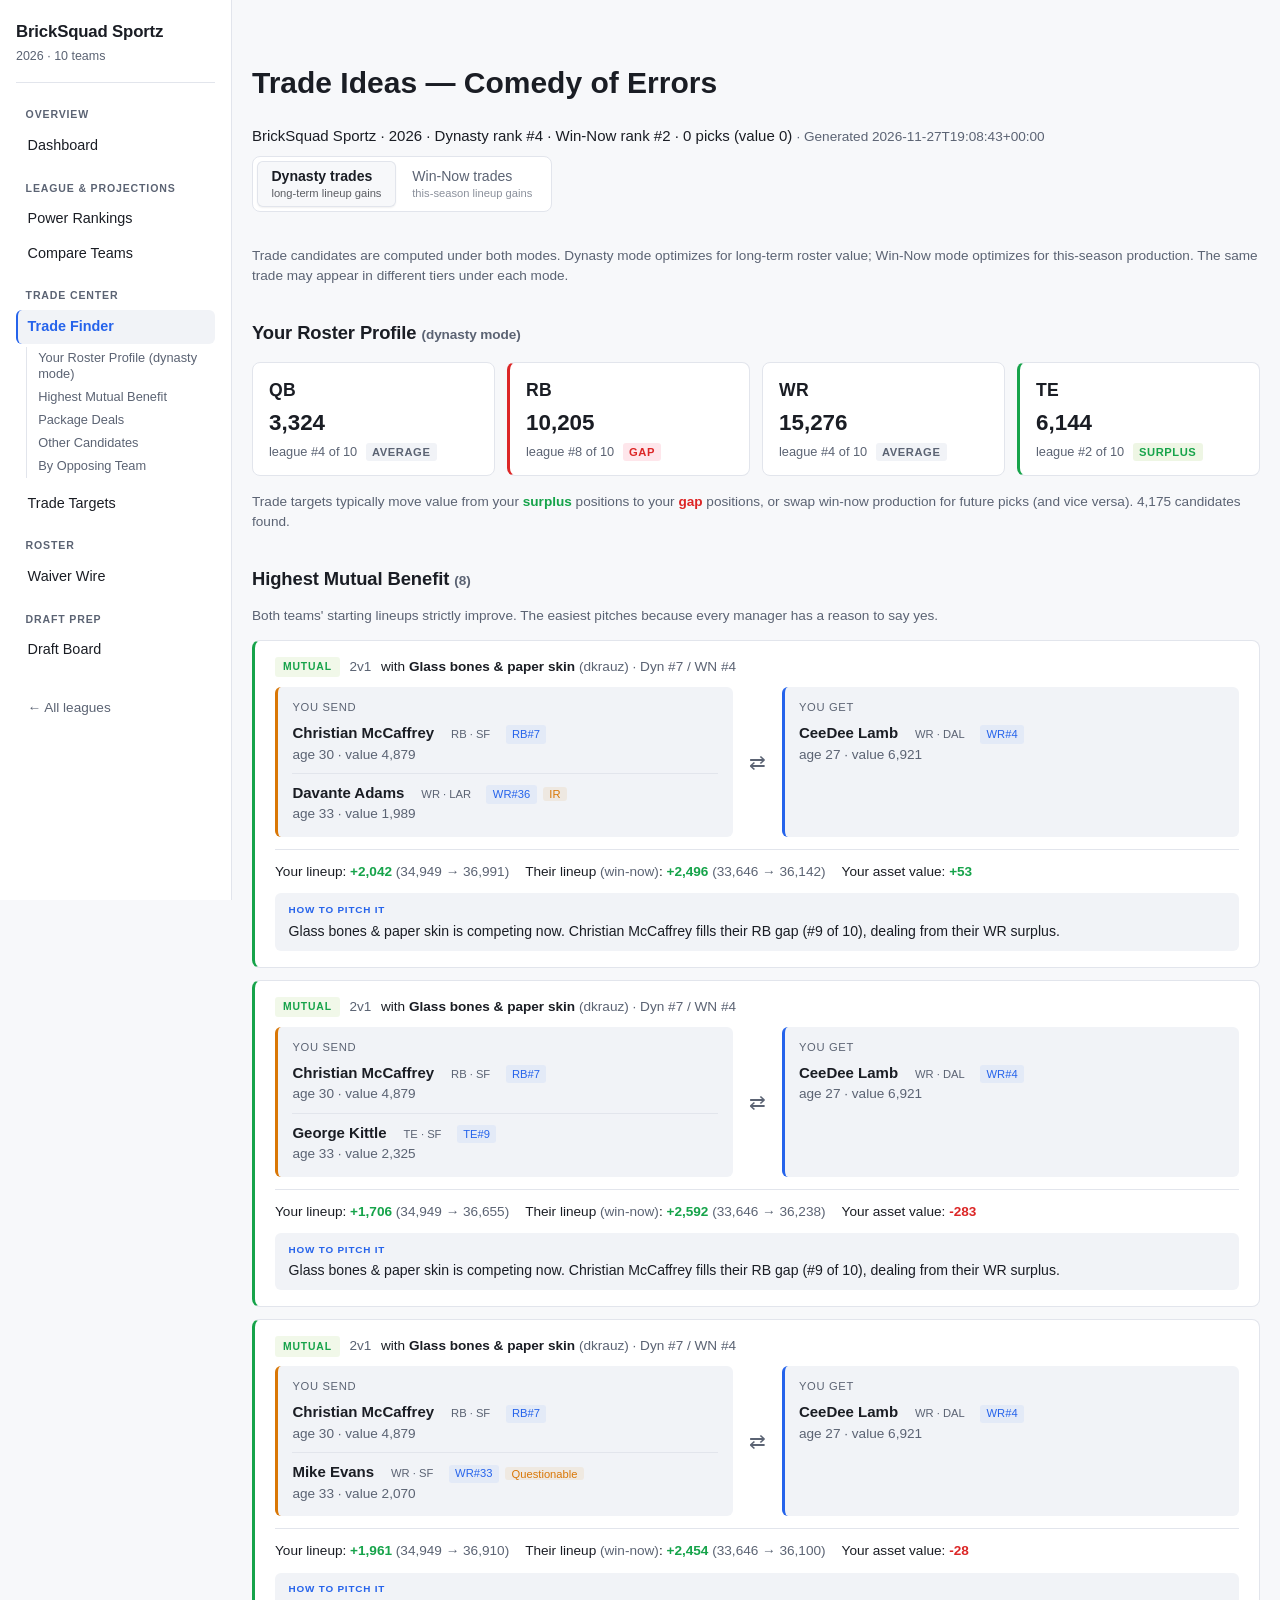
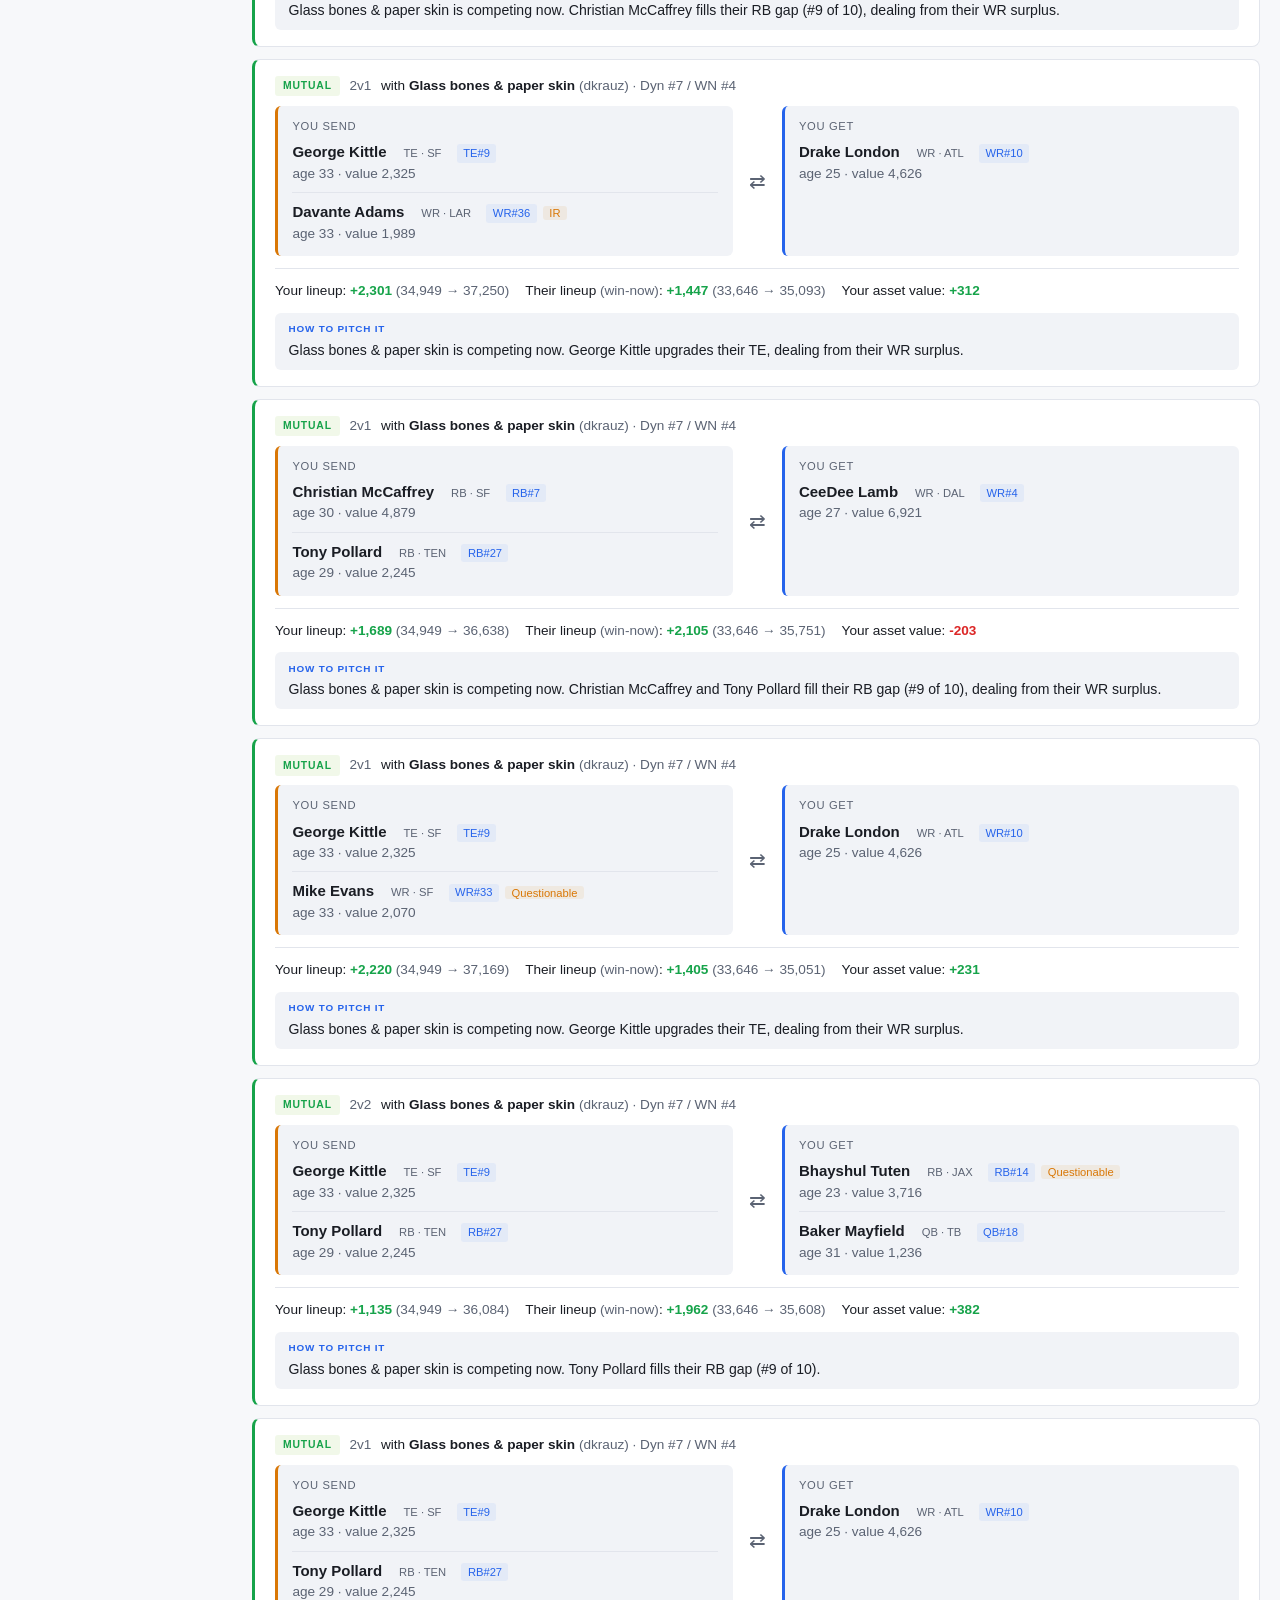
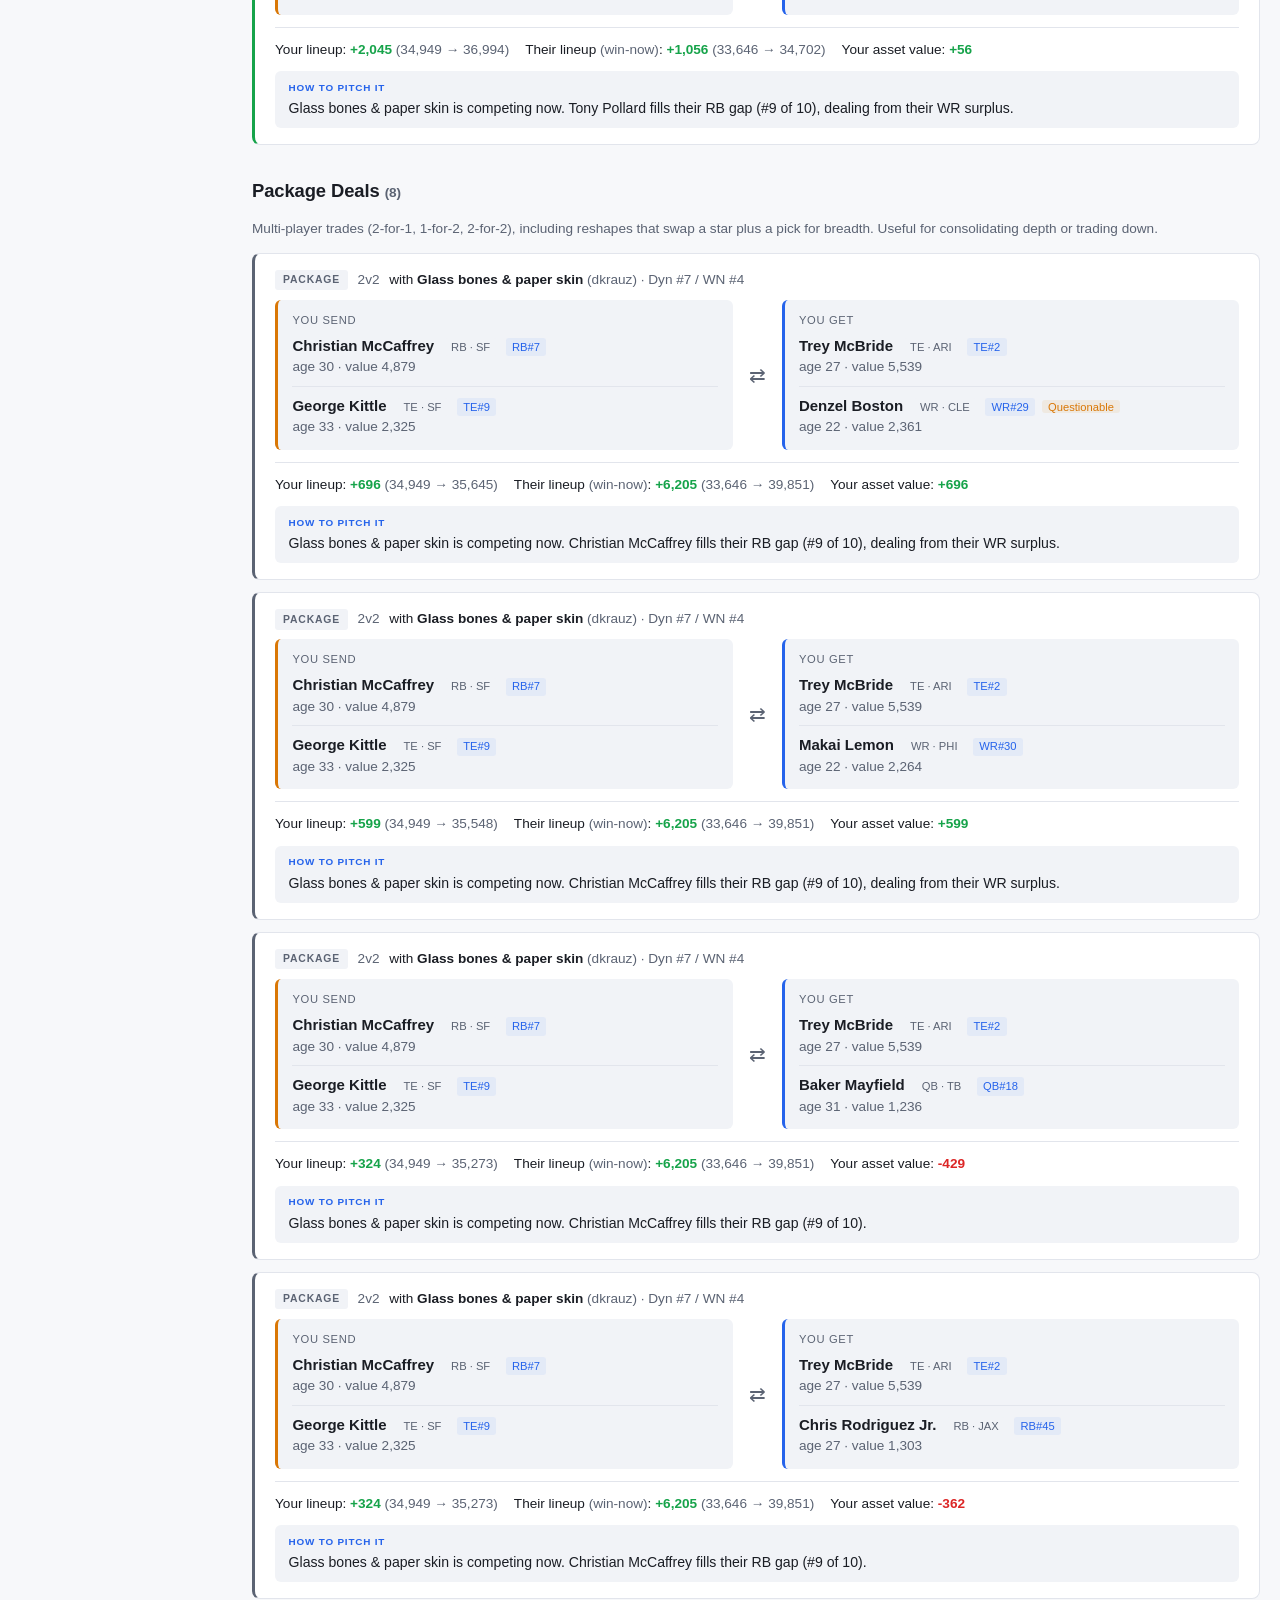
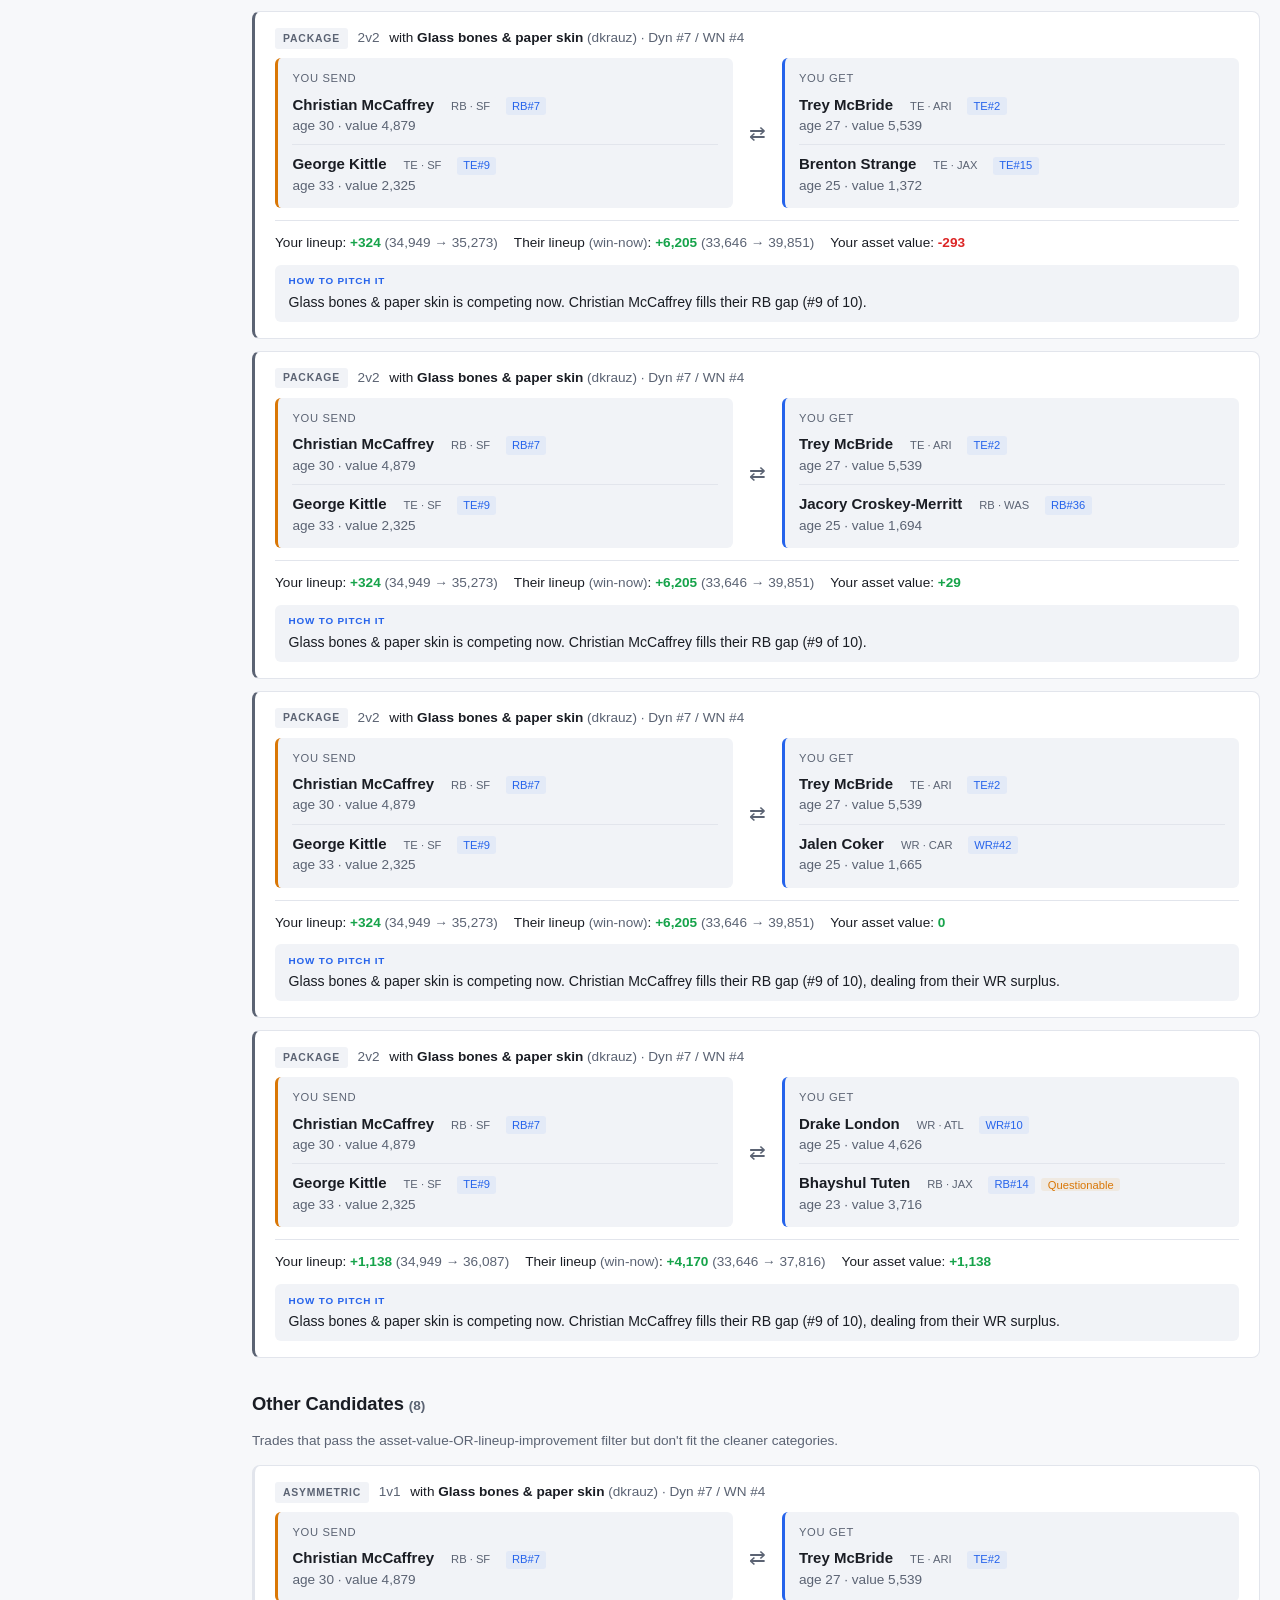
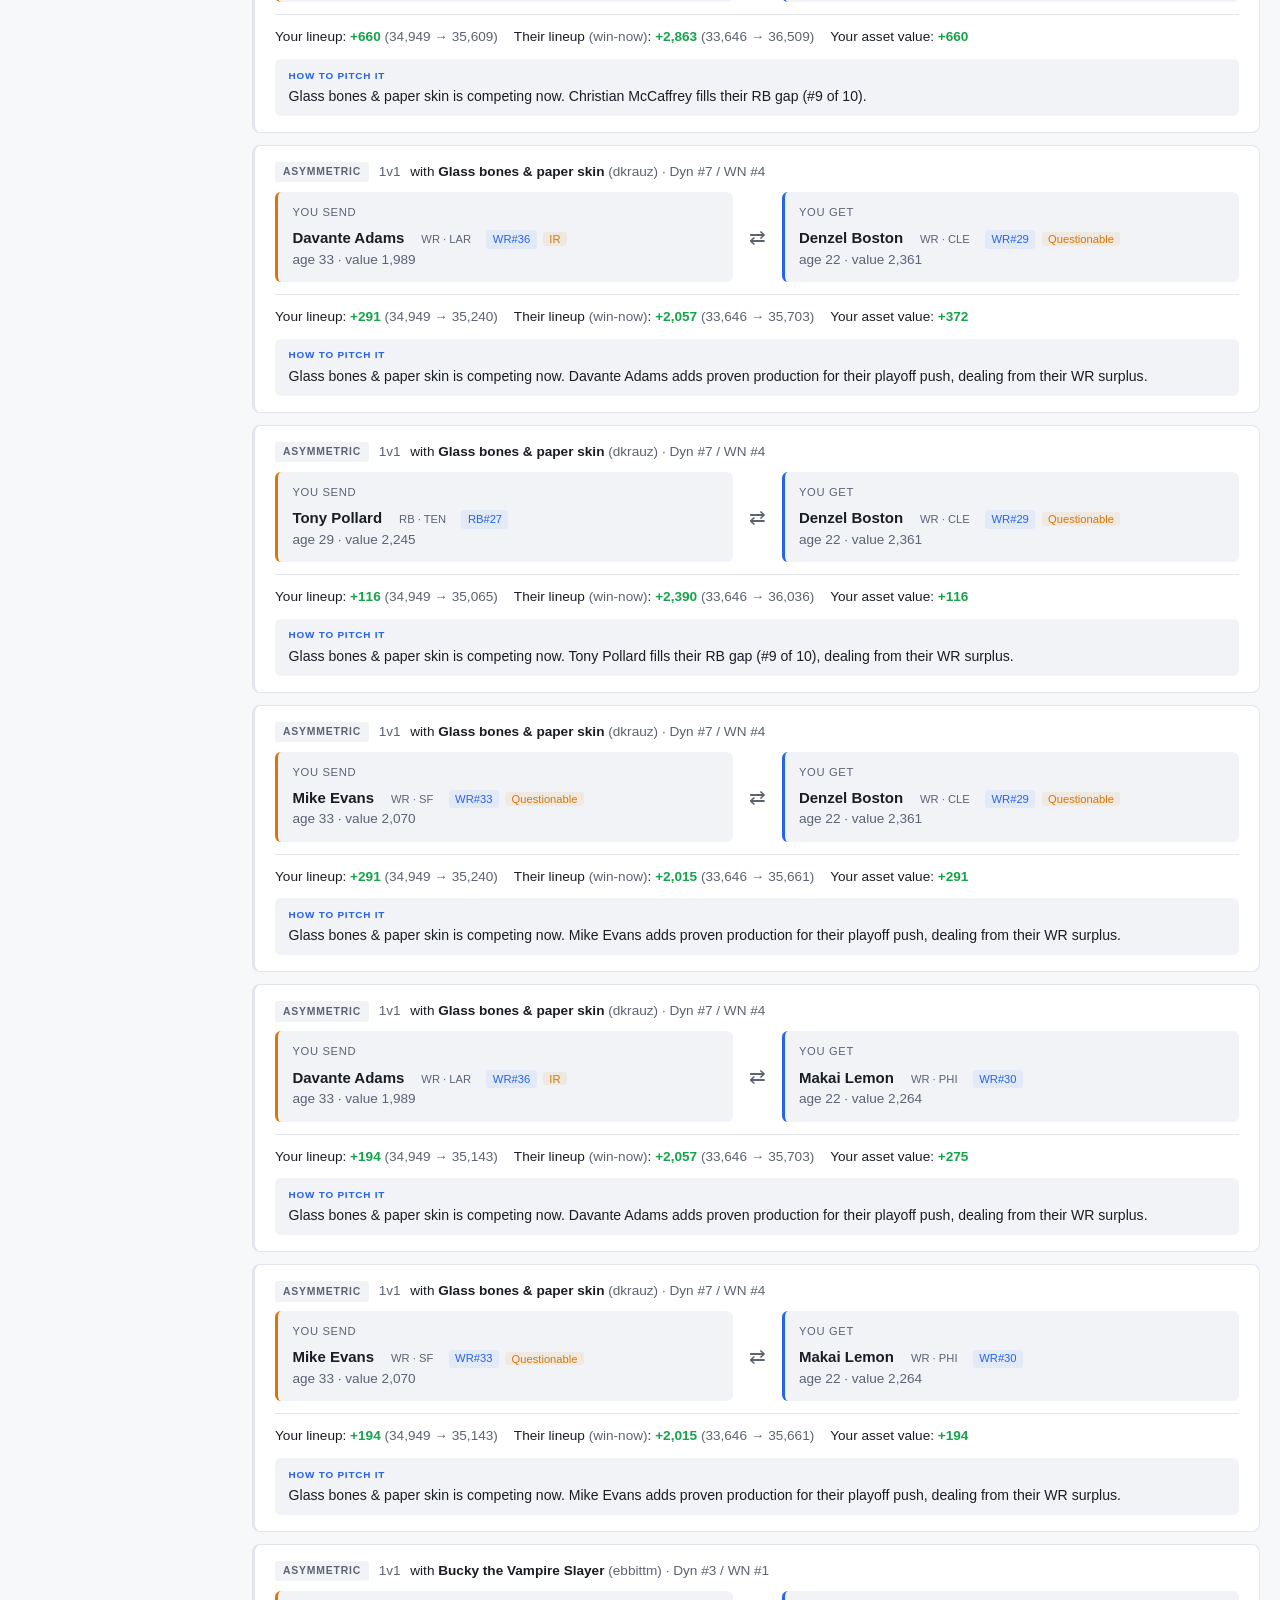
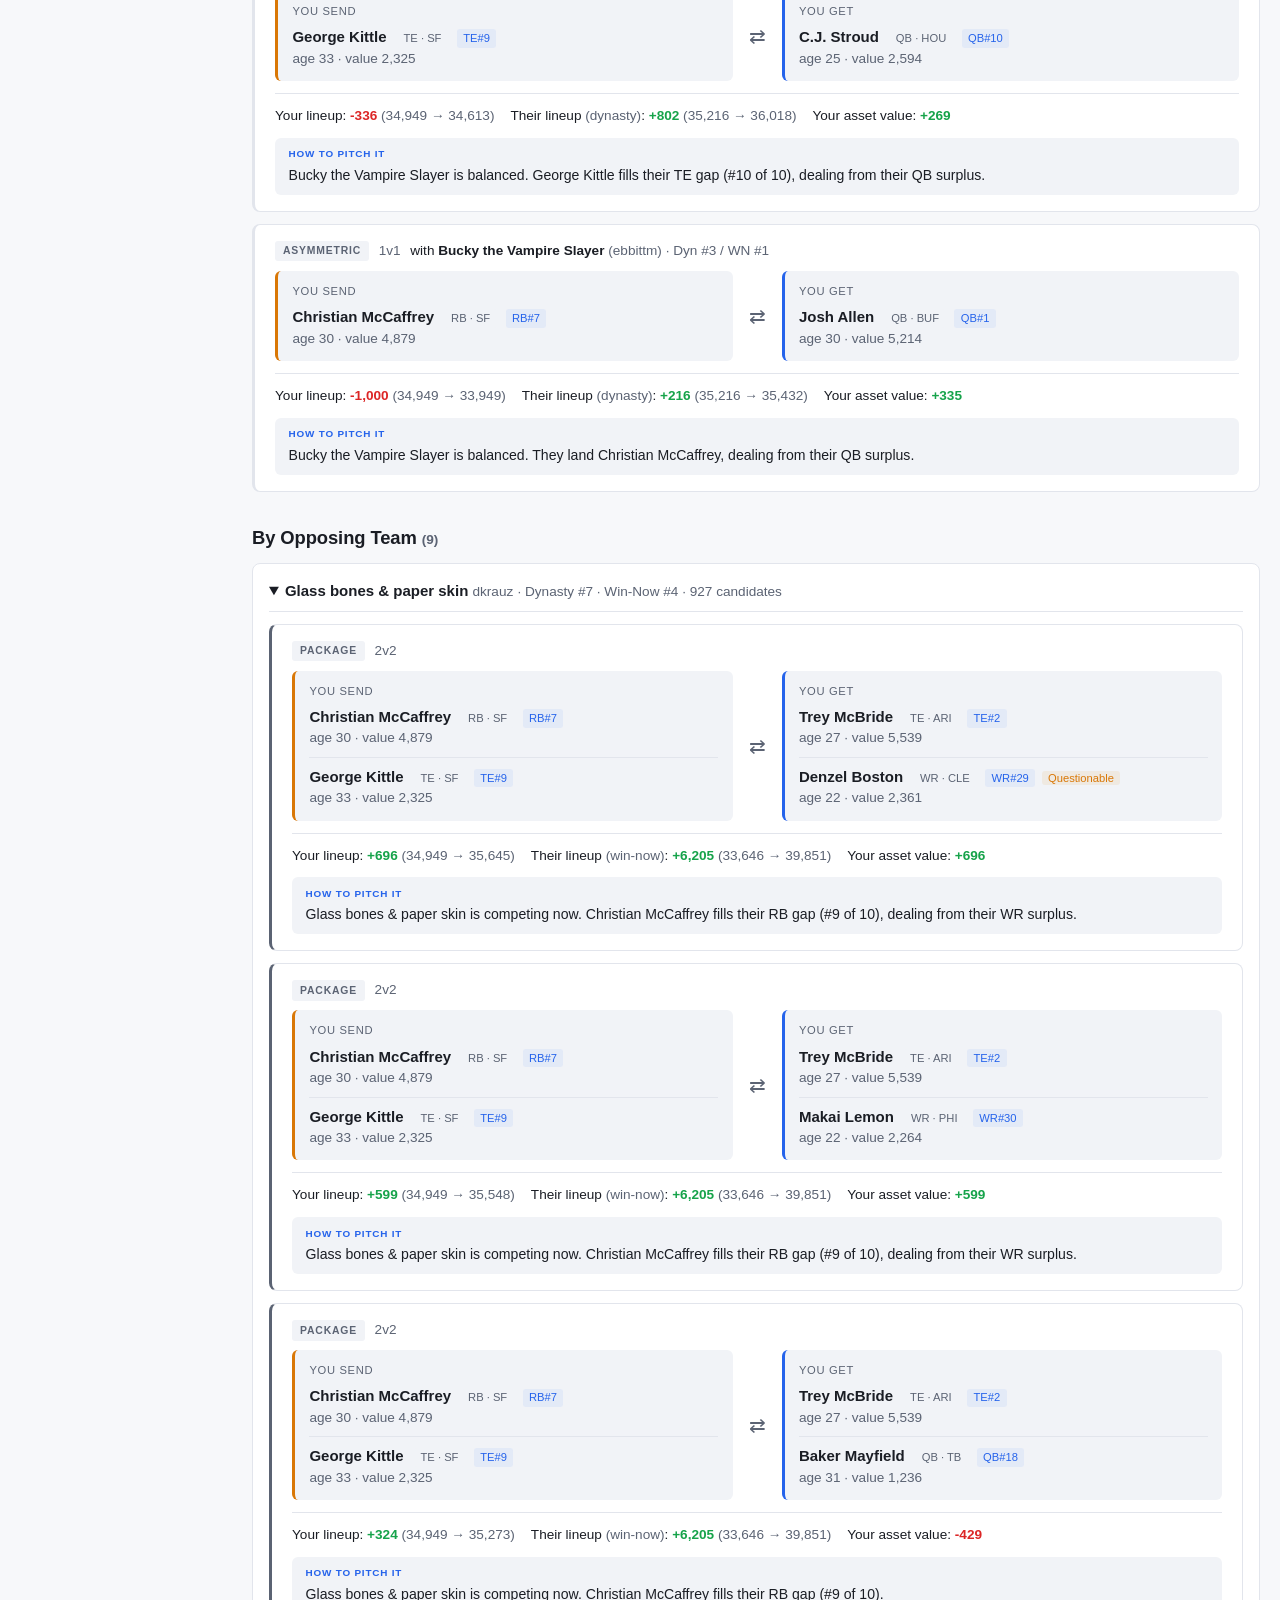
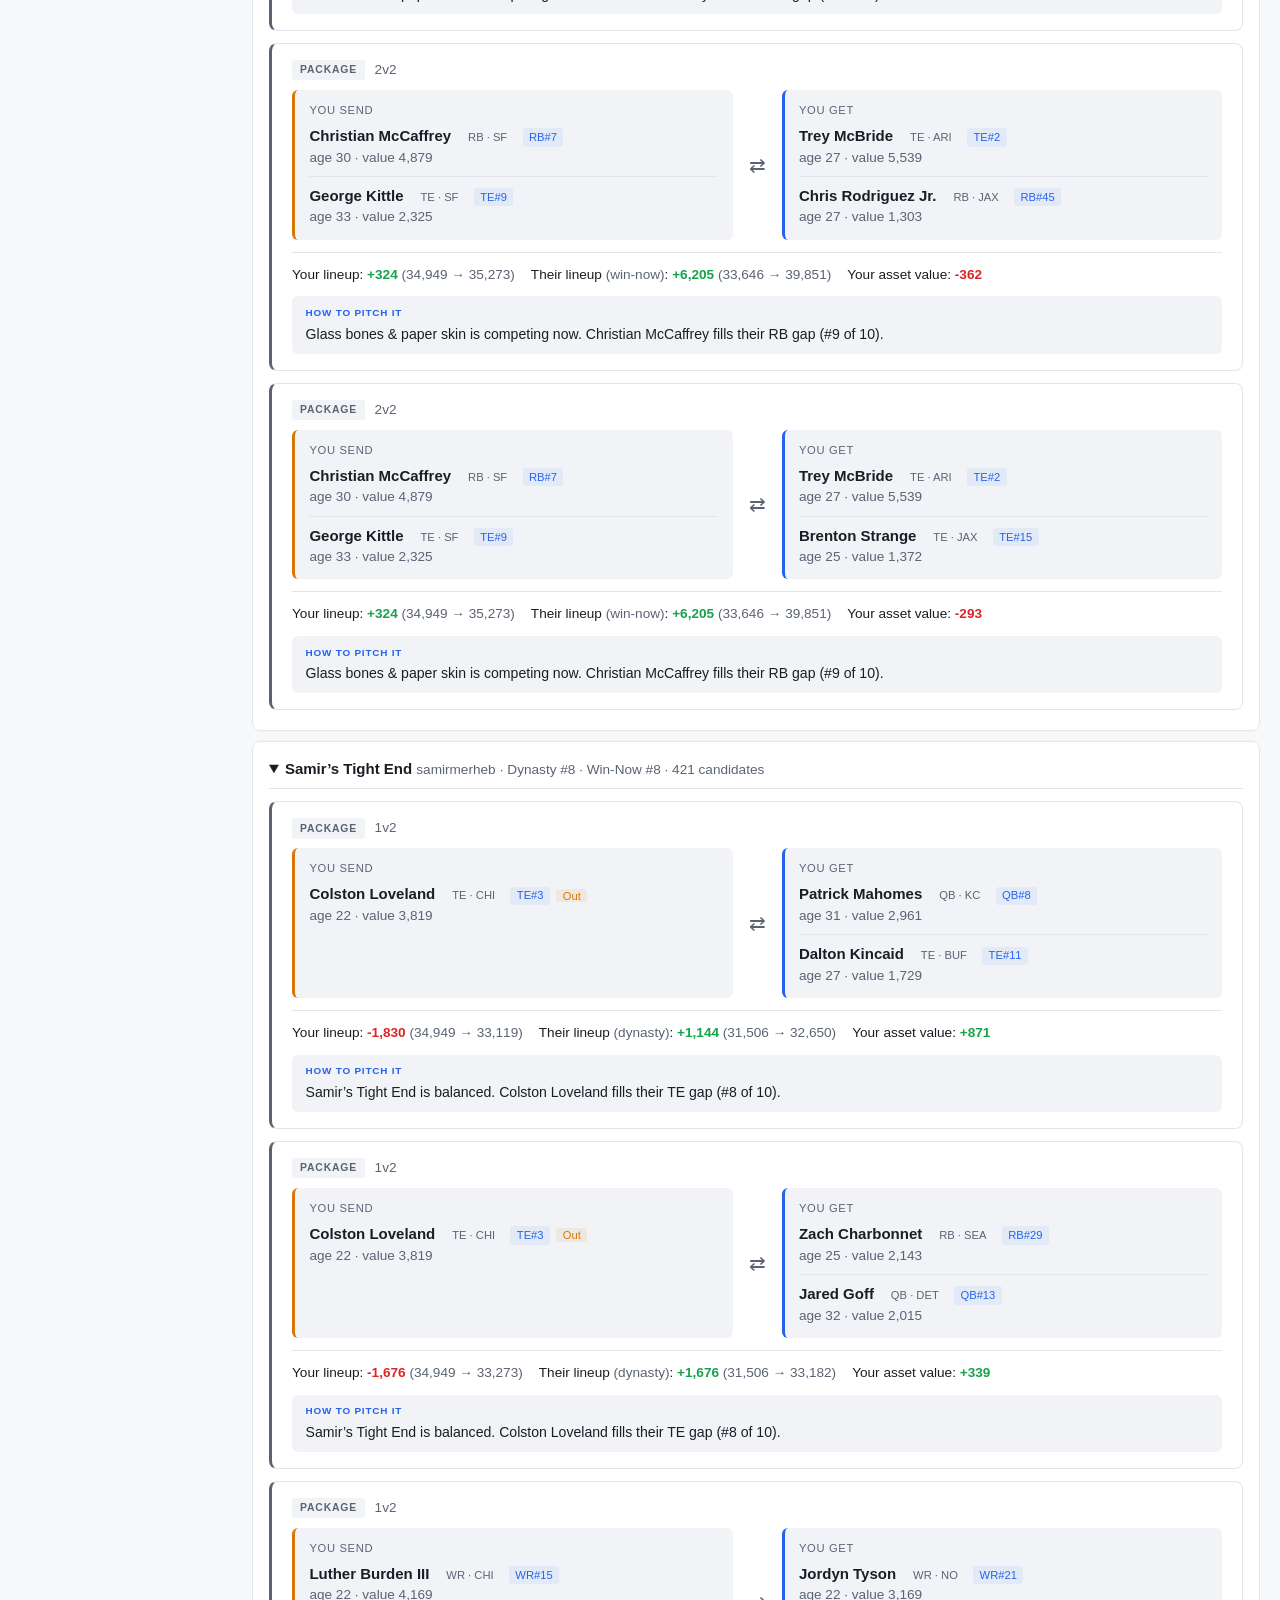
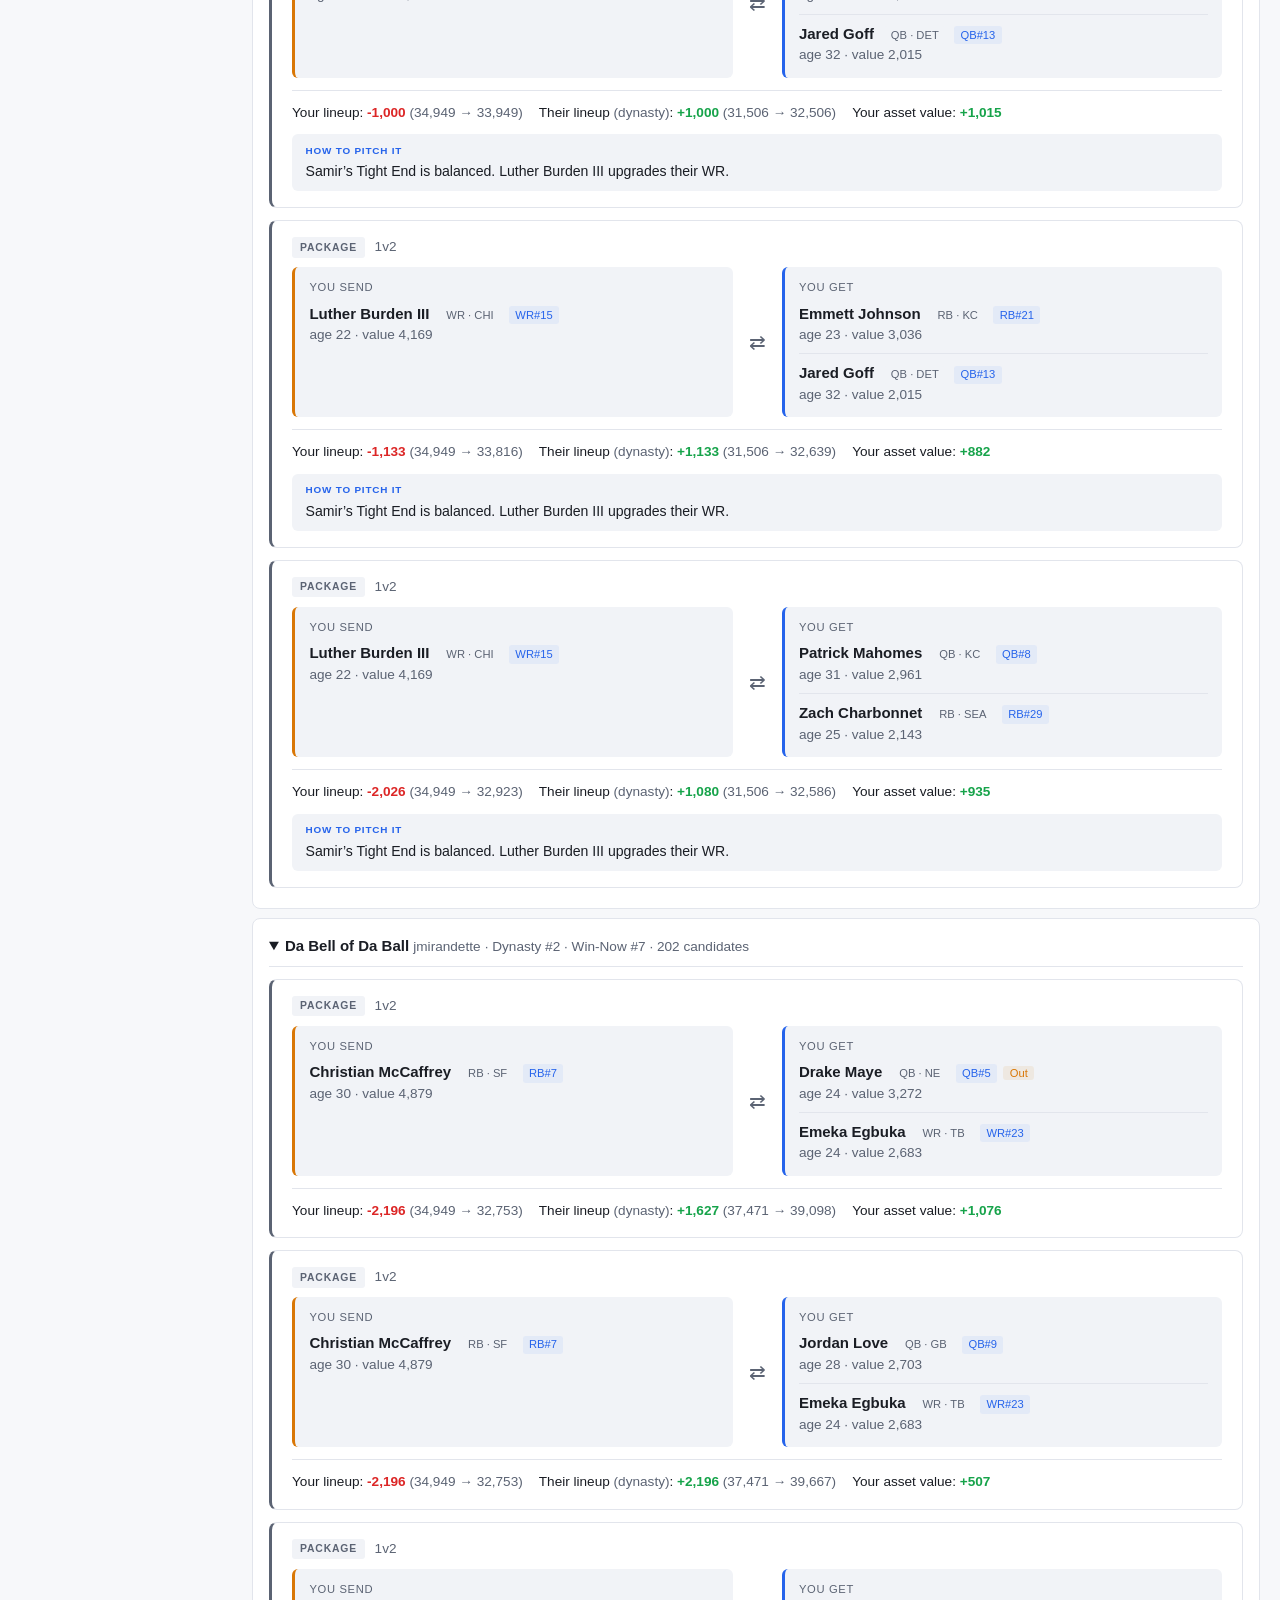
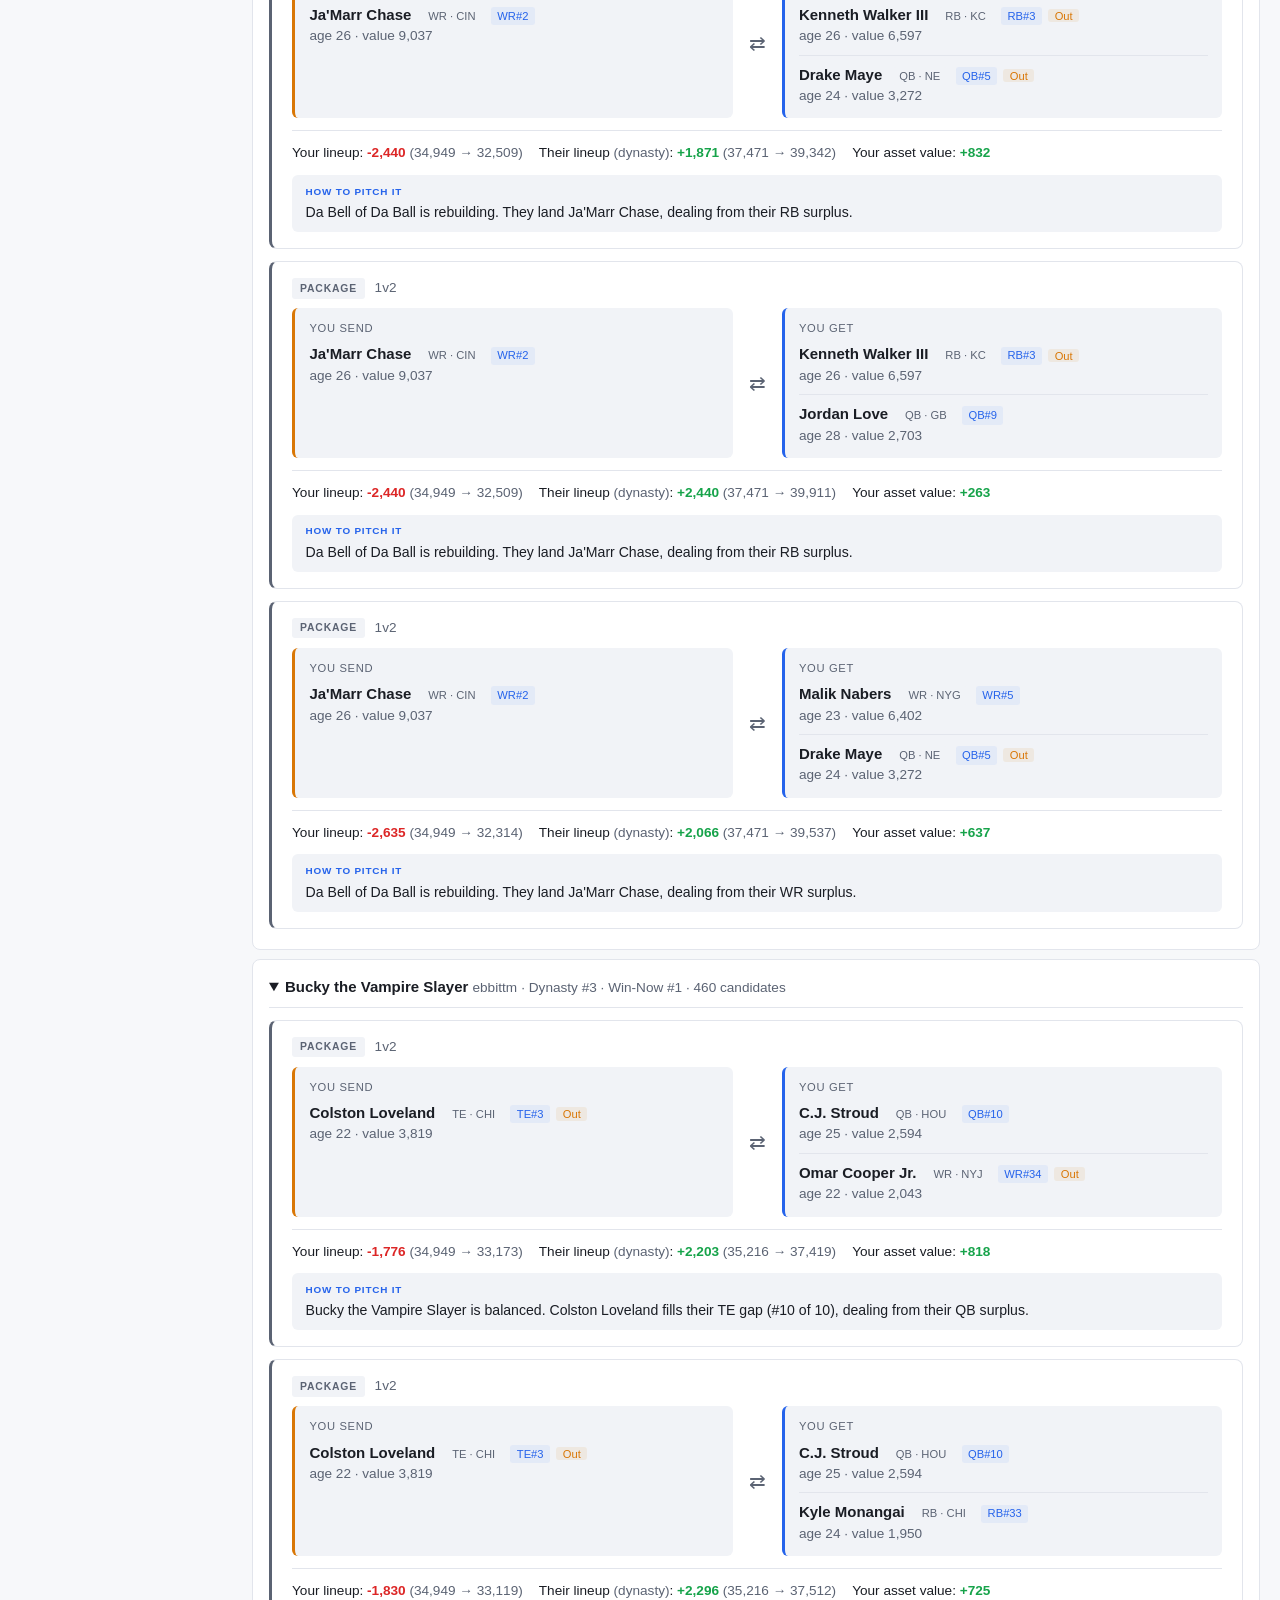
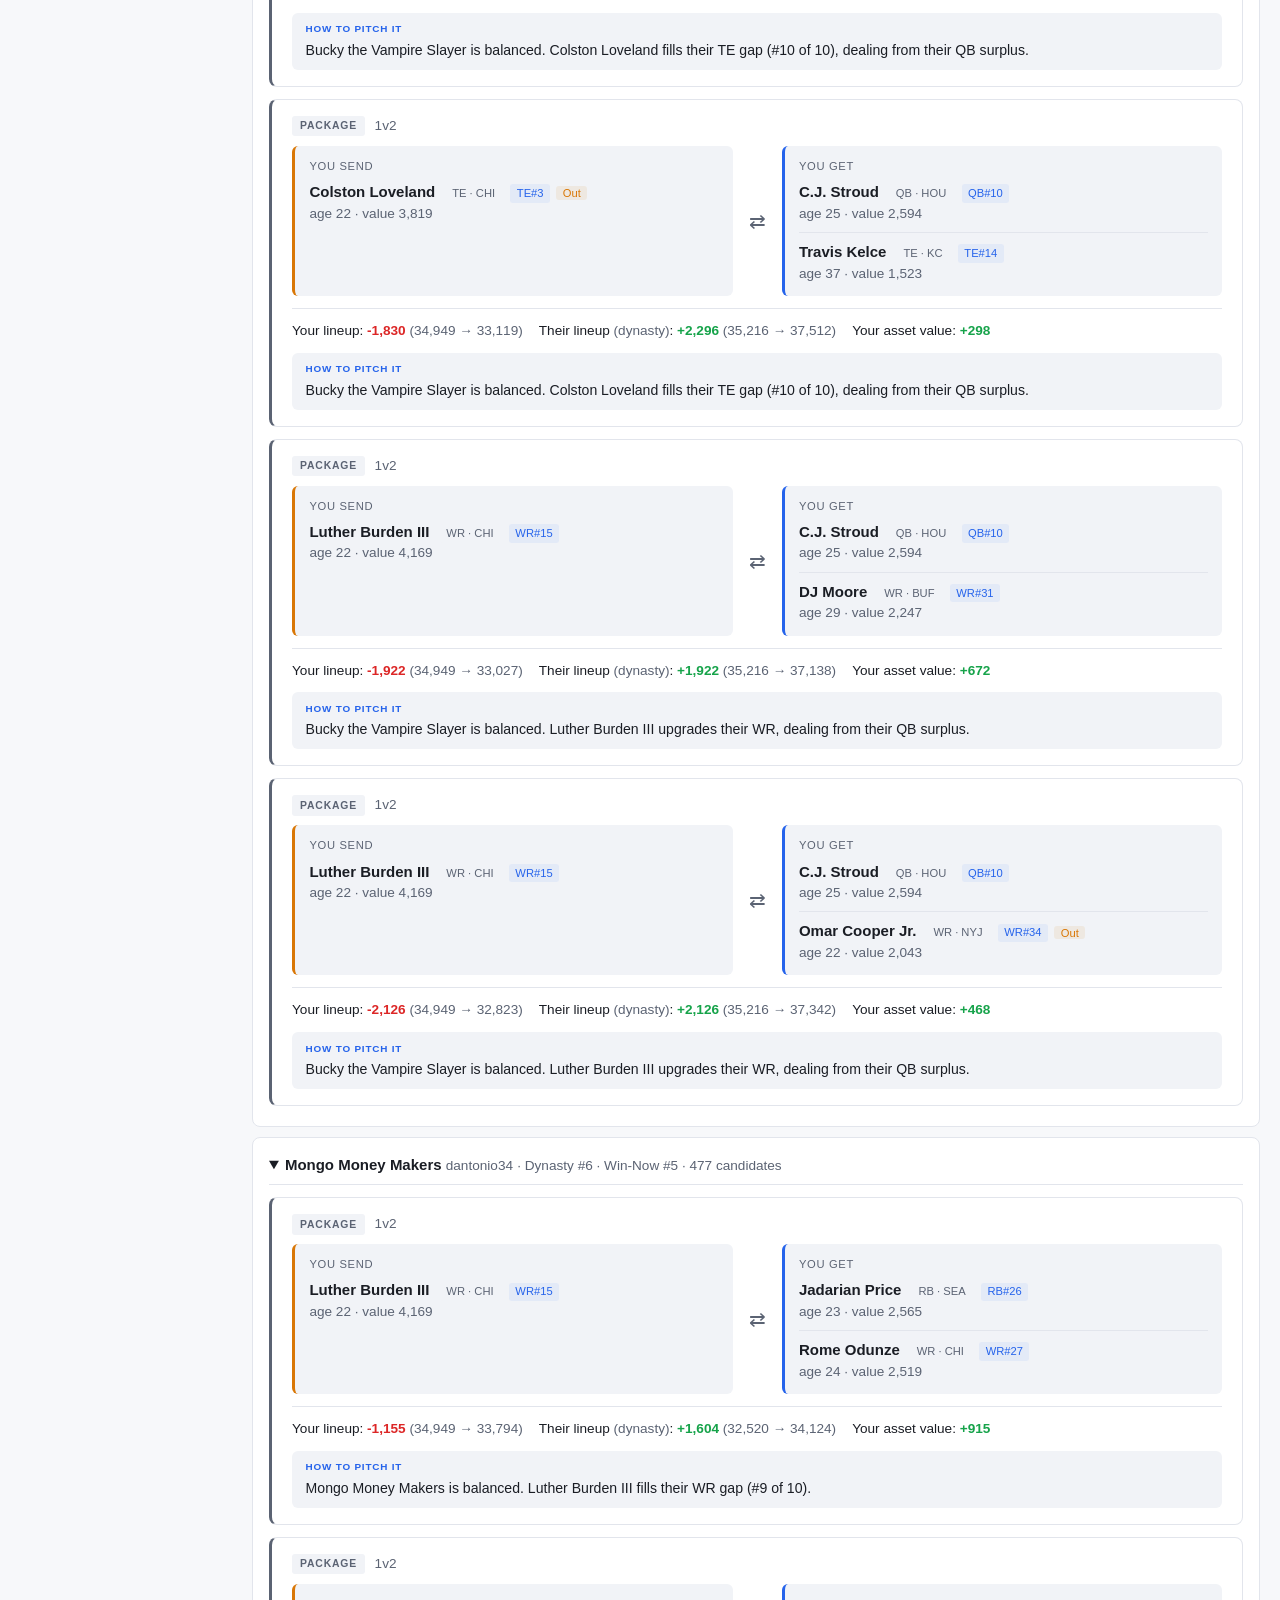
<file: docs/leagues/bricksquad-sportz/trades/index.html>
<!doctype html>
<html lang="en">
<head>
  <meta charset="utf-8">
  <meta name="viewport" content="width=device-width,initial-scale=1">
  <title>BrickSquad Sportz — Trade Ideas for Comedy of Errors</title>
<meta property="og:type" content="website">
<meta property="og:site_name" content="Dynasty Tools">
<meta property="og:title" content="Trade Ideas — Comedy of Errors">
<meta property="og:description" content="1-for-1, 2-for-1, 1-for-2, and 2-for-2 trades across all opposing teams. Picks included. Dynasty + Win-Now modes.">
<meta property="og:image" content="https://stephenmsoward-cmd.github.io/Stephen-dynasty-football-assistant/og.png">
<meta property="og:url" content="https://stephenmsoward-cmd.github.io/Stephen-dynasty-football-assistant/leagues/bricksquad-sportz/trades/">
<meta name="twitter:card" content="summary_large_image">
<meta name="twitter:title" content="Trade Ideas — Comedy of Errors">
<meta name="twitter:description" content="1-for-1, 2-for-1, 1-for-2, and 2-for-2 trades across all opposing teams. Picks included. Dynasty + Win-Now modes.">
<meta name="twitter:image" content="https://stephenmsoward-cmd.github.io/Stephen-dynasty-football-assistant/og.png">
<meta name="description" content="1-for-1, 2-for-1, 1-for-2, and 2-for-2 trades across all opposing teams. Picks included. Dynasty + Win-Now modes.">  <link rel="stylesheet" href="../../../style.css">
</head>
<body class="mode-dynasty">
<div class="layout">
<nav class="sidebar" aria-label="Site navigation">
  <div class="sidebar-brand">
    <a href="../">BrickSquad Sportz</a>
    <div class="sidebar-sub">2026 &middot; 10 teams</div>
  </div>

  <div class="nav-group">
    <div class="nav-group-label">Overview</div>
    <a href="../" class="nav-link ">Dashboard</a>
  </div>

  <div class="nav-group">
    <div class="nav-group-label">League &amp; Projections</div>
    <a href="../rankings/" class="nav-link ">Power Rankings</a>
    <a href="../compare/" class="nav-link ">Compare Teams</a>
  </div>

  <div class="nav-group">
    <div class="nav-group-label">Trade Center</div>
    <a href="../trades/" class="nav-link active">Trade Finder</a>
    <a href="../targets/" class="nav-link ">Trade Targets</a>
  </div>

  <div class="nav-group">
    <div class="nav-group-label">Roster</div>
    <a href="../waivers/" class="nav-link ">Waiver Wire</a>
  </div>

  <div class="nav-group">
    <div class="nav-group-label">Draft Prep</div>
    <a href="../draft/" class="nav-link ">Draft Board</a>
  </div>

  <div class="nav-group nav-group-footer">
    <a href="../../../" class="nav-link nav-back">&larr; All leagues</a>
  </div>
</nav><main class="content">
<div class="container">
  <header class="page-header">
    <h1>Trade Ideas — Comedy of Errors</h1>
    <div class="tagline">
      BrickSquad Sportz &middot; 2026 &middot;
      Dynasty rank #4 &middot;
      Win-Now rank #2 &middot;
      0 picks
      (value 0)
      <span class="muted small">&middot; Generated 2026-11-27T19:08:43+00:00</span>
    </div>
  </header>

  <div class="mode-toggle" role="tablist" aria-label="Trade value mode">
    <button data-mode="dynasty" class="active" role="tab" aria-selected="true">
      Dynasty trades
      <span class="mode-desc">long-term lineup gains</span>
    </button>
    <button data-mode="winnow" role="tab" aria-selected="false">
      Win-Now trades
      <span class="mode-desc">this-season lineup gains</span>
    </button>
  </div>
  <p class="muted small">
    Trade candidates are computed under both modes. Dynasty mode optimizes for
    long-term roster value; Win-Now mode optimizes for this-season production.
    The same trade may appear in different tiers under each mode.
  </p>






  <div class="dynasty-only">
        <h2>Your Roster Profile <span class="muted small">(dynasty mode)</span></h2>
  <div class="strength-grid">
    <div class="strength-card strength-average">
      <div class="strength-pos">QB</div>
      <div class="strength-value">3,324</div>
      <div class="strength-rank">
        league #4 of 10
        <span class="strength-label">average</span>
      </div>
    </div>
    <div class="strength-card strength-gap">
      <div class="strength-pos">RB</div>
      <div class="strength-value">10,205</div>
      <div class="strength-rank">
        league #8 of 10
        <span class="strength-label">gap</span>
      </div>
    </div>
    <div class="strength-card strength-average">
      <div class="strength-pos">WR</div>
      <div class="strength-value">15,276</div>
      <div class="strength-rank">
        league #4 of 10
        <span class="strength-label">average</span>
      </div>
    </div>
    <div class="strength-card strength-surplus">
      <div class="strength-pos">TE</div>
      <div class="strength-value">6,144</div>
      <div class="strength-rank">
        league #2 of 10
        <span class="strength-label">surplus</span>
      </div>
    </div>
  </div>

  <p class="muted small">
    Trade targets typically move value from your
    <strong class="strength-surplus-text">surplus</strong> positions to your
    <strong class="strength-gap-text">gap</strong> positions, or swap
    win-now production for future picks (and vice versa).
    4,175 candidates found.
  </p>

    <h2>Highest Mutual Benefit <span class="muted small">(8)</span></h2>
  <p class="muted small">Both teams' starting lineups strictly improve. The easiest pitches because every manager has a reason to say yes.</p>
  <article class="trade-card trade-tier-mutual">
    <div class="trade-card-header">
      <span class="tier-badge tier-mutual">mutual</span>
      <span class="muted small">2v1</span>
      <span class="trade-partner">
        with <strong>Glass bones & paper skin</strong>
        <span class="muted">(dkrauz)</span>
        <span class="muted small">&middot; Dyn #7 / WN #4</span>
      </span>
    </div>
    <div class="trade-sides">
      <div class="trade-side give">
        <div class="trade-side-label">You send</div>
  <div class="trade-player ">
    <span class="trade-player-name">Christian McCaffrey</span>
      <span class="pos-tag">RB · SF</span>
<span class="pos-rank">RB#7</span>    <div class="muted small">
age 30 &middot; value 4,879
    </div>
  </div>
  <div class="trade-player ">
    <span class="trade-player-name">Davante Adams</span>
      <span class="pos-tag">WR · LAR</span>
<span class="pos-rank">WR#36</span><span class="injury Q">IR</span>    <div class="muted small">
age 33 &middot; value 1,989
    </div>
  </div>
      </div>
      <div class="trade-arrow">⇄</div>
      <div class="trade-side get">
        <div class="trade-side-label">You get</div>
  <div class="trade-player ">
    <span class="trade-player-name">CeeDee Lamb</span>
      <span class="pos-tag">WR · DAL</span>
<span class="pos-rank">WR#4</span>    <div class="muted small">
age 27 &middot; value 6,921
    </div>
  </div>
      </div>
    </div>
    <div class="trade-meta">
      <span class="trade-meta-item">
        Your lineup:
        <span class="good">
          +2,042
        </span>
        <span class="muted small">(34,949 → 36,991)</span>
      </span>
      <span class="trade-meta-item">
        Their lineup <span class="muted small">(win-now)</span>:
        <span class="good">
          +2,496
        </span>
        <span class="muted small">(33,646 → 36,142)</span>
      </span>
      <span class="trade-meta-item">
        Your asset value:
        <span class="good">+53</span>
      </span>
    </div>
    <div class="trade-pitch">
      <span class="trade-pitch-label">How to pitch it</span>
      Glass bones & paper skin is competing now. Christian McCaffrey fills their RB gap (#9 of 10), dealing from their WR surplus.
    </div>
  </article>
  <article class="trade-card trade-tier-mutual">
    <div class="trade-card-header">
      <span class="tier-badge tier-mutual">mutual</span>
      <span class="muted small">2v1</span>
      <span class="trade-partner">
        with <strong>Glass bones & paper skin</strong>
        <span class="muted">(dkrauz)</span>
        <span class="muted small">&middot; Dyn #7 / WN #4</span>
      </span>
    </div>
    <div class="trade-sides">
      <div class="trade-side give">
        <div class="trade-side-label">You send</div>
  <div class="trade-player ">
    <span class="trade-player-name">Christian McCaffrey</span>
      <span class="pos-tag">RB · SF</span>
<span class="pos-rank">RB#7</span>    <div class="muted small">
age 30 &middot; value 4,879
    </div>
  </div>
  <div class="trade-player ">
    <span class="trade-player-name">George Kittle</span>
      <span class="pos-tag">TE · SF</span>
<span class="pos-rank">TE#9</span>    <div class="muted small">
age 33 &middot; value 2,325
    </div>
  </div>
      </div>
      <div class="trade-arrow">⇄</div>
      <div class="trade-side get">
        <div class="trade-side-label">You get</div>
  <div class="trade-player ">
    <span class="trade-player-name">CeeDee Lamb</span>
      <span class="pos-tag">WR · DAL</span>
<span class="pos-rank">WR#4</span>    <div class="muted small">
age 27 &middot; value 6,921
    </div>
  </div>
      </div>
    </div>
    <div class="trade-meta">
      <span class="trade-meta-item">
        Your lineup:
        <span class="good">
          +1,706
        </span>
        <span class="muted small">(34,949 → 36,655)</span>
      </span>
      <span class="trade-meta-item">
        Their lineup <span class="muted small">(win-now)</span>:
        <span class="good">
          +2,592
        </span>
        <span class="muted small">(33,646 → 36,238)</span>
      </span>
      <span class="trade-meta-item">
        Your asset value:
        <span class="bad">-283</span>
      </span>
    </div>
    <div class="trade-pitch">
      <span class="trade-pitch-label">How to pitch it</span>
      Glass bones & paper skin is competing now. Christian McCaffrey fills their RB gap (#9 of 10), dealing from their WR surplus.
    </div>
  </article>
  <article class="trade-card trade-tier-mutual">
    <div class="trade-card-header">
      <span class="tier-badge tier-mutual">mutual</span>
      <span class="muted small">2v1</span>
      <span class="trade-partner">
        with <strong>Glass bones & paper skin</strong>
        <span class="muted">(dkrauz)</span>
        <span class="muted small">&middot; Dyn #7 / WN #4</span>
      </span>
    </div>
    <div class="trade-sides">
      <div class="trade-side give">
        <div class="trade-side-label">You send</div>
  <div class="trade-player ">
    <span class="trade-player-name">Christian McCaffrey</span>
      <span class="pos-tag">RB · SF</span>
<span class="pos-rank">RB#7</span>    <div class="muted small">
age 30 &middot; value 4,879
    </div>
  </div>
  <div class="trade-player ">
    <span class="trade-player-name">Mike Evans</span>
      <span class="pos-tag">WR · SF</span>
<span class="pos-rank">WR#33</span><span class="injury Q">Questionable</span>    <div class="muted small">
age 33 &middot; value 2,070
    </div>
  </div>
      </div>
      <div class="trade-arrow">⇄</div>
      <div class="trade-side get">
        <div class="trade-side-label">You get</div>
  <div class="trade-player ">
    <span class="trade-player-name">CeeDee Lamb</span>
      <span class="pos-tag">WR · DAL</span>
<span class="pos-rank">WR#4</span>    <div class="muted small">
age 27 &middot; value 6,921
    </div>
  </div>
      </div>
    </div>
    <div class="trade-meta">
      <span class="trade-meta-item">
        Your lineup:
        <span class="good">
          +1,961
        </span>
        <span class="muted small">(34,949 → 36,910)</span>
      </span>
      <span class="trade-meta-item">
        Their lineup <span class="muted small">(win-now)</span>:
        <span class="good">
          +2,454
        </span>
        <span class="muted small">(33,646 → 36,100)</span>
      </span>
      <span class="trade-meta-item">
        Your asset value:
        <span class="bad">-28</span>
      </span>
    </div>
    <div class="trade-pitch">
      <span class="trade-pitch-label">How to pitch it</span>
      Glass bones & paper skin is competing now. Christian McCaffrey fills their RB gap (#9 of 10), dealing from their WR surplus.
    </div>
  </article>
  <article class="trade-card trade-tier-mutual">
    <div class="trade-card-header">
      <span class="tier-badge tier-mutual">mutual</span>
      <span class="muted small">2v1</span>
      <span class="trade-partner">
        with <strong>Glass bones & paper skin</strong>
        <span class="muted">(dkrauz)</span>
        <span class="muted small">&middot; Dyn #7 / WN #4</span>
      </span>
    </div>
    <div class="trade-sides">
      <div class="trade-side give">
        <div class="trade-side-label">You send</div>
  <div class="trade-player ">
    <span class="trade-player-name">George Kittle</span>
      <span class="pos-tag">TE · SF</span>
<span class="pos-rank">TE#9</span>    <div class="muted small">
age 33 &middot; value 2,325
    </div>
  </div>
  <div class="trade-player ">
    <span class="trade-player-name">Davante Adams</span>
      <span class="pos-tag">WR · LAR</span>
<span class="pos-rank">WR#36</span><span class="injury Q">IR</span>    <div class="muted small">
age 33 &middot; value 1,989
    </div>
  </div>
      </div>
      <div class="trade-arrow">⇄</div>
      <div class="trade-side get">
        <div class="trade-side-label">You get</div>
  <div class="trade-player ">
    <span class="trade-player-name">Drake London</span>
      <span class="pos-tag">WR · ATL</span>
<span class="pos-rank">WR#10</span>    <div class="muted small">
age 25 &middot; value 4,626
    </div>
  </div>
      </div>
    </div>
    <div class="trade-meta">
      <span class="trade-meta-item">
        Your lineup:
        <span class="good">
          +2,301
        </span>
        <span class="muted small">(34,949 → 37,250)</span>
      </span>
      <span class="trade-meta-item">
        Their lineup <span class="muted small">(win-now)</span>:
        <span class="good">
          +1,447
        </span>
        <span class="muted small">(33,646 → 35,093)</span>
      </span>
      <span class="trade-meta-item">
        Your asset value:
        <span class="good">+312</span>
      </span>
    </div>
    <div class="trade-pitch">
      <span class="trade-pitch-label">How to pitch it</span>
      Glass bones & paper skin is competing now. George Kittle upgrades their TE, dealing from their WR surplus.
    </div>
  </article>
  <article class="trade-card trade-tier-mutual">
    <div class="trade-card-header">
      <span class="tier-badge tier-mutual">mutual</span>
      <span class="muted small">2v1</span>
      <span class="trade-partner">
        with <strong>Glass bones & paper skin</strong>
        <span class="muted">(dkrauz)</span>
        <span class="muted small">&middot; Dyn #7 / WN #4</span>
      </span>
    </div>
    <div class="trade-sides">
      <div class="trade-side give">
        <div class="trade-side-label">You send</div>
  <div class="trade-player ">
    <span class="trade-player-name">Christian McCaffrey</span>
      <span class="pos-tag">RB · SF</span>
<span class="pos-rank">RB#7</span>    <div class="muted small">
age 30 &middot; value 4,879
    </div>
  </div>
  <div class="trade-player ">
    <span class="trade-player-name">Tony Pollard</span>
      <span class="pos-tag">RB · TEN</span>
<span class="pos-rank">RB#27</span>    <div class="muted small">
age 29 &middot; value 2,245
    </div>
  </div>
      </div>
      <div class="trade-arrow">⇄</div>
      <div class="trade-side get">
        <div class="trade-side-label">You get</div>
  <div class="trade-player ">
    <span class="trade-player-name">CeeDee Lamb</span>
      <span class="pos-tag">WR · DAL</span>
<span class="pos-rank">WR#4</span>    <div class="muted small">
age 27 &middot; value 6,921
    </div>
  </div>
      </div>
    </div>
    <div class="trade-meta">
      <span class="trade-meta-item">
        Your lineup:
        <span class="good">
          +1,689
        </span>
        <span class="muted small">(34,949 → 36,638)</span>
      </span>
      <span class="trade-meta-item">
        Their lineup <span class="muted small">(win-now)</span>:
        <span class="good">
          +2,105
        </span>
        <span class="muted small">(33,646 → 35,751)</span>
      </span>
      <span class="trade-meta-item">
        Your asset value:
        <span class="bad">-203</span>
      </span>
    </div>
    <div class="trade-pitch">
      <span class="trade-pitch-label">How to pitch it</span>
      Glass bones & paper skin is competing now. Christian McCaffrey and Tony Pollard fill their RB gap (#9 of 10), dealing from their WR surplus.
    </div>
  </article>
  <article class="trade-card trade-tier-mutual">
    <div class="trade-card-header">
      <span class="tier-badge tier-mutual">mutual</span>
      <span class="muted small">2v1</span>
      <span class="trade-partner">
        with <strong>Glass bones & paper skin</strong>
        <span class="muted">(dkrauz)</span>
        <span class="muted small">&middot; Dyn #7 / WN #4</span>
      </span>
    </div>
    <div class="trade-sides">
      <div class="trade-side give">
        <div class="trade-side-label">You send</div>
  <div class="trade-player ">
    <span class="trade-player-name">George Kittle</span>
      <span class="pos-tag">TE · SF</span>
<span class="pos-rank">TE#9</span>    <div class="muted small">
age 33 &middot; value 2,325
    </div>
  </div>
  <div class="trade-player ">
    <span class="trade-player-name">Mike Evans</span>
      <span class="pos-tag">WR · SF</span>
<span class="pos-rank">WR#33</span><span class="injury Q">Questionable</span>    <div class="muted small">
age 33 &middot; value 2,070
    </div>
  </div>
      </div>
      <div class="trade-arrow">⇄</div>
      <div class="trade-side get">
        <div class="trade-side-label">You get</div>
  <div class="trade-player ">
    <span class="trade-player-name">Drake London</span>
      <span class="pos-tag">WR · ATL</span>
<span class="pos-rank">WR#10</span>    <div class="muted small">
age 25 &middot; value 4,626
    </div>
  </div>
      </div>
    </div>
    <div class="trade-meta">
      <span class="trade-meta-item">
        Your lineup:
        <span class="good">
          +2,220
        </span>
        <span class="muted small">(34,949 → 37,169)</span>
      </span>
      <span class="trade-meta-item">
        Their lineup <span class="muted small">(win-now)</span>:
        <span class="good">
          +1,405
        </span>
        <span class="muted small">(33,646 → 35,051)</span>
      </span>
      <span class="trade-meta-item">
        Your asset value:
        <span class="good">+231</span>
      </span>
    </div>
    <div class="trade-pitch">
      <span class="trade-pitch-label">How to pitch it</span>
      Glass bones & paper skin is competing now. George Kittle upgrades their TE, dealing from their WR surplus.
    </div>
  </article>
  <article class="trade-card trade-tier-mutual">
    <div class="trade-card-header">
      <span class="tier-badge tier-mutual">mutual</span>
      <span class="muted small">2v2</span>
      <span class="trade-partner">
        with <strong>Glass bones & paper skin</strong>
        <span class="muted">(dkrauz)</span>
        <span class="muted small">&middot; Dyn #7 / WN #4</span>
      </span>
    </div>
    <div class="trade-sides">
      <div class="trade-side give">
        <div class="trade-side-label">You send</div>
  <div class="trade-player ">
    <span class="trade-player-name">George Kittle</span>
      <span class="pos-tag">TE · SF</span>
<span class="pos-rank">TE#9</span>    <div class="muted small">
age 33 &middot; value 2,325
    </div>
  </div>
  <div class="trade-player ">
    <span class="trade-player-name">Tony Pollard</span>
      <span class="pos-tag">RB · TEN</span>
<span class="pos-rank">RB#27</span>    <div class="muted small">
age 29 &middot; value 2,245
    </div>
  </div>
      </div>
      <div class="trade-arrow">⇄</div>
      <div class="trade-side get">
        <div class="trade-side-label">You get</div>
  <div class="trade-player ">
    <span class="trade-player-name">Bhayshul Tuten</span>
      <span class="pos-tag">RB · JAX</span>
<span class="pos-rank">RB#14</span><span class="injury Q">Questionable</span>    <div class="muted small">
age 23 &middot; value 3,716
    </div>
  </div>
  <div class="trade-player ">
    <span class="trade-player-name">Baker Mayfield</span>
      <span class="pos-tag">QB · TB</span>
<span class="pos-rank">QB#18</span>    <div class="muted small">
age 31 &middot; value 1,236
    </div>
  </div>
      </div>
    </div>
    <div class="trade-meta">
      <span class="trade-meta-item">
        Your lineup:
        <span class="good">
          +1,135
        </span>
        <span class="muted small">(34,949 → 36,084)</span>
      </span>
      <span class="trade-meta-item">
        Their lineup <span class="muted small">(win-now)</span>:
        <span class="good">
          +1,962
        </span>
        <span class="muted small">(33,646 → 35,608)</span>
      </span>
      <span class="trade-meta-item">
        Your asset value:
        <span class="good">+382</span>
      </span>
    </div>
    <div class="trade-pitch">
      <span class="trade-pitch-label">How to pitch it</span>
      Glass bones & paper skin is competing now. Tony Pollard fills their RB gap (#9 of 10).
    </div>
  </article>
  <article class="trade-card trade-tier-mutual">
    <div class="trade-card-header">
      <span class="tier-badge tier-mutual">mutual</span>
      <span class="muted small">2v1</span>
      <span class="trade-partner">
        with <strong>Glass bones & paper skin</strong>
        <span class="muted">(dkrauz)</span>
        <span class="muted small">&middot; Dyn #7 / WN #4</span>
      </span>
    </div>
    <div class="trade-sides">
      <div class="trade-side give">
        <div class="trade-side-label">You send</div>
  <div class="trade-player ">
    <span class="trade-player-name">George Kittle</span>
      <span class="pos-tag">TE · SF</span>
<span class="pos-rank">TE#9</span>    <div class="muted small">
age 33 &middot; value 2,325
    </div>
  </div>
  <div class="trade-player ">
    <span class="trade-player-name">Tony Pollard</span>
      <span class="pos-tag">RB · TEN</span>
<span class="pos-rank">RB#27</span>    <div class="muted small">
age 29 &middot; value 2,245
    </div>
  </div>
      </div>
      <div class="trade-arrow">⇄</div>
      <div class="trade-side get">
        <div class="trade-side-label">You get</div>
  <div class="trade-player ">
    <span class="trade-player-name">Drake London</span>
      <span class="pos-tag">WR · ATL</span>
<span class="pos-rank">WR#10</span>    <div class="muted small">
age 25 &middot; value 4,626
    </div>
  </div>
      </div>
    </div>
    <div class="trade-meta">
      <span class="trade-meta-item">
        Your lineup:
        <span class="good">
          +2,045
        </span>
        <span class="muted small">(34,949 → 36,994)</span>
      </span>
      <span class="trade-meta-item">
        Their lineup <span class="muted small">(win-now)</span>:
        <span class="good">
          +1,056
        </span>
        <span class="muted small">(33,646 → 34,702)</span>
      </span>
      <span class="trade-meta-item">
        Your asset value:
        <span class="good">+56</span>
      </span>
    </div>
    <div class="trade-pitch">
      <span class="trade-pitch-label">How to pitch it</span>
      Glass bones & paper skin is competing now. Tony Pollard fills their RB gap (#9 of 10), dealing from their WR surplus.
    </div>
  </article>


  

  

    <h2>Package Deals <span class="muted small">(8)</span></h2>
  <p class="muted small">Multi-player trades (2-for-1, 1-for-2, 2-for-2), including reshapes that swap a star plus a pick for breadth. Useful for consolidating depth or trading down.</p>
  <article class="trade-card trade-tier-package">
    <div class="trade-card-header">
      <span class="tier-badge tier-package">package</span>
      <span class="muted small">2v2</span>
      <span class="trade-partner">
        with <strong>Glass bones & paper skin</strong>
        <span class="muted">(dkrauz)</span>
        <span class="muted small">&middot; Dyn #7 / WN #4</span>
      </span>
    </div>
    <div class="trade-sides">
      <div class="trade-side give">
        <div class="trade-side-label">You send</div>
  <div class="trade-player ">
    <span class="trade-player-name">Christian McCaffrey</span>
      <span class="pos-tag">RB · SF</span>
<span class="pos-rank">RB#7</span>    <div class="muted small">
age 30 &middot; value 4,879
    </div>
  </div>
  <div class="trade-player ">
    <span class="trade-player-name">George Kittle</span>
      <span class="pos-tag">TE · SF</span>
<span class="pos-rank">TE#9</span>    <div class="muted small">
age 33 &middot; value 2,325
    </div>
  </div>
      </div>
      <div class="trade-arrow">⇄</div>
      <div class="trade-side get">
        <div class="trade-side-label">You get</div>
  <div class="trade-player ">
    <span class="trade-player-name">Trey McBride</span>
      <span class="pos-tag">TE · ARI</span>
<span class="pos-rank">TE#2</span>    <div class="muted small">
age 27 &middot; value 5,539
    </div>
  </div>
  <div class="trade-player ">
    <span class="trade-player-name">Denzel Boston</span>
      <span class="pos-tag">WR · CLE</span>
<span class="pos-rank">WR#29</span><span class="injury Q">Questionable</span>    <div class="muted small">
age 22 &middot; value 2,361
    </div>
  </div>
      </div>
    </div>
    <div class="trade-meta">
      <span class="trade-meta-item">
        Your lineup:
        <span class="good">
          +696
        </span>
        <span class="muted small">(34,949 → 35,645)</span>
      </span>
      <span class="trade-meta-item">
        Their lineup <span class="muted small">(win-now)</span>:
        <span class="good">
          +6,205
        </span>
        <span class="muted small">(33,646 → 39,851)</span>
      </span>
      <span class="trade-meta-item">
        Your asset value:
        <span class="good">+696</span>
      </span>
    </div>
    <div class="trade-pitch">
      <span class="trade-pitch-label">How to pitch it</span>
      Glass bones & paper skin is competing now. Christian McCaffrey fills their RB gap (#9 of 10), dealing from their WR surplus.
    </div>
  </article>
  <article class="trade-card trade-tier-package">
    <div class="trade-card-header">
      <span class="tier-badge tier-package">package</span>
      <span class="muted small">2v2</span>
      <span class="trade-partner">
        with <strong>Glass bones & paper skin</strong>
        <span class="muted">(dkrauz)</span>
        <span class="muted small">&middot; Dyn #7 / WN #4</span>
      </span>
    </div>
    <div class="trade-sides">
      <div class="trade-side give">
        <div class="trade-side-label">You send</div>
  <div class="trade-player ">
    <span class="trade-player-name">Christian McCaffrey</span>
      <span class="pos-tag">RB · SF</span>
<span class="pos-rank">RB#7</span>    <div class="muted small">
age 30 &middot; value 4,879
    </div>
  </div>
  <div class="trade-player ">
    <span class="trade-player-name">George Kittle</span>
      <span class="pos-tag">TE · SF</span>
<span class="pos-rank">TE#9</span>    <div class="muted small">
age 33 &middot; value 2,325
    </div>
  </div>
      </div>
      <div class="trade-arrow">⇄</div>
      <div class="trade-side get">
        <div class="trade-side-label">You get</div>
  <div class="trade-player ">
    <span class="trade-player-name">Trey McBride</span>
      <span class="pos-tag">TE · ARI</span>
<span class="pos-rank">TE#2</span>    <div class="muted small">
age 27 &middot; value 5,539
    </div>
  </div>
  <div class="trade-player ">
    <span class="trade-player-name">Makai Lemon</span>
      <span class="pos-tag">WR · PHI</span>
<span class="pos-rank">WR#30</span>    <div class="muted small">
age 22 &middot; value 2,264
    </div>
  </div>
      </div>
    </div>
    <div class="trade-meta">
      <span class="trade-meta-item">
        Your lineup:
        <span class="good">
          +599
        </span>
        <span class="muted small">(34,949 → 35,548)</span>
      </span>
      <span class="trade-meta-item">
        Their lineup <span class="muted small">(win-now)</span>:
        <span class="good">
          +6,205
        </span>
        <span class="muted small">(33,646 → 39,851)</span>
      </span>
      <span class="trade-meta-item">
        Your asset value:
        <span class="good">+599</span>
      </span>
    </div>
    <div class="trade-pitch">
      <span class="trade-pitch-label">How to pitch it</span>
      Glass bones & paper skin is competing now. Christian McCaffrey fills their RB gap (#9 of 10), dealing from their WR surplus.
    </div>
  </article>
  <article class="trade-card trade-tier-package">
    <div class="trade-card-header">
      <span class="tier-badge tier-package">package</span>
      <span class="muted small">2v2</span>
      <span class="trade-partner">
        with <strong>Glass bones & paper skin</strong>
        <span class="muted">(dkrauz)</span>
        <span class="muted small">&middot; Dyn #7 / WN #4</span>
      </span>
    </div>
    <div class="trade-sides">
      <div class="trade-side give">
        <div class="trade-side-label">You send</div>
  <div class="trade-player ">
    <span class="trade-player-name">Christian McCaffrey</span>
      <span class="pos-tag">RB · SF</span>
<span class="pos-rank">RB#7</span>    <div class="muted small">
age 30 &middot; value 4,879
    </div>
  </div>
  <div class="trade-player ">
    <span class="trade-player-name">George Kittle</span>
      <span class="pos-tag">TE · SF</span>
<span class="pos-rank">TE#9</span>    <div class="muted small">
age 33 &middot; value 2,325
    </div>
  </div>
      </div>
      <div class="trade-arrow">⇄</div>
      <div class="trade-side get">
        <div class="trade-side-label">You get</div>
  <div class="trade-player ">
    <span class="trade-player-name">Trey McBride</span>
      <span class="pos-tag">TE · ARI</span>
<span class="pos-rank">TE#2</span>    <div class="muted small">
age 27 &middot; value 5,539
    </div>
  </div>
  <div class="trade-player ">
    <span class="trade-player-name">Baker Mayfield</span>
      <span class="pos-tag">QB · TB</span>
<span class="pos-rank">QB#18</span>    <div class="muted small">
age 31 &middot; value 1,236
    </div>
  </div>
      </div>
    </div>
    <div class="trade-meta">
      <span class="trade-meta-item">
        Your lineup:
        <span class="good">
          +324
        </span>
        <span class="muted small">(34,949 → 35,273)</span>
      </span>
      <span class="trade-meta-item">
        Their lineup <span class="muted small">(win-now)</span>:
        <span class="good">
          +6,205
        </span>
        <span class="muted small">(33,646 → 39,851)</span>
      </span>
      <span class="trade-meta-item">
        Your asset value:
        <span class="bad">-429</span>
      </span>
    </div>
    <div class="trade-pitch">
      <span class="trade-pitch-label">How to pitch it</span>
      Glass bones & paper skin is competing now. Christian McCaffrey fills their RB gap (#9 of 10).
    </div>
  </article>
  <article class="trade-card trade-tier-package">
    <div class="trade-card-header">
      <span class="tier-badge tier-package">package</span>
      <span class="muted small">2v2</span>
      <span class="trade-partner">
        with <strong>Glass bones & paper skin</strong>
        <span class="muted">(dkrauz)</span>
        <span class="muted small">&middot; Dyn #7 / WN #4</span>
      </span>
    </div>
    <div class="trade-sides">
      <div class="trade-side give">
        <div class="trade-side-label">You send</div>
  <div class="trade-player ">
    <span class="trade-player-name">Christian McCaffrey</span>
      <span class="pos-tag">RB · SF</span>
<span class="pos-rank">RB#7</span>    <div class="muted small">
age 30 &middot; value 4,879
    </div>
  </div>
  <div class="trade-player ">
    <span class="trade-player-name">George Kittle</span>
      <span class="pos-tag">TE · SF</span>
<span class="pos-rank">TE#9</span>    <div class="muted small">
age 33 &middot; value 2,325
    </div>
  </div>
      </div>
      <div class="trade-arrow">⇄</div>
      <div class="trade-side get">
        <div class="trade-side-label">You get</div>
  <div class="trade-player ">
    <span class="trade-player-name">Trey McBride</span>
      <span class="pos-tag">TE · ARI</span>
<span class="pos-rank">TE#2</span>    <div class="muted small">
age 27 &middot; value 5,539
    </div>
  </div>
  <div class="trade-player ">
    <span class="trade-player-name">Chris Rodriguez Jr.</span>
      <span class="pos-tag">RB · JAX</span>
<span class="pos-rank">RB#45</span>    <div class="muted small">
age 27 &middot; value 1,303
    </div>
  </div>
      </div>
    </div>
    <div class="trade-meta">
      <span class="trade-meta-item">
        Your lineup:
        <span class="good">
          +324
        </span>
        <span class="muted small">(34,949 → 35,273)</span>
      </span>
      <span class="trade-meta-item">
        Their lineup <span class="muted small">(win-now)</span>:
        <span class="good">
          +6,205
        </span>
        <span class="muted small">(33,646 → 39,851)</span>
      </span>
      <span class="trade-meta-item">
        Your asset value:
        <span class="bad">-362</span>
      </span>
    </div>
    <div class="trade-pitch">
      <span class="trade-pitch-label">How to pitch it</span>
      Glass bones & paper skin is competing now. Christian McCaffrey fills their RB gap (#9 of 10).
    </div>
  </article>
  <article class="trade-card trade-tier-package">
    <div class="trade-card-header">
      <span class="tier-badge tier-package">package</span>
      <span class="muted small">2v2</span>
      <span class="trade-partner">
        with <strong>Glass bones & paper skin</strong>
        <span class="muted">(dkrauz)</span>
        <span class="muted small">&middot; Dyn #7 / WN #4</span>
      </span>
    </div>
    <div class="trade-sides">
      <div class="trade-side give">
        <div class="trade-side-label">You send</div>
  <div class="trade-player ">
    <span class="trade-player-name">Christian McCaffrey</span>
      <span class="pos-tag">RB · SF</span>
<span class="pos-rank">RB#7</span>    <div class="muted small">
age 30 &middot; value 4,879
    </div>
  </div>
  <div class="trade-player ">
    <span class="trade-player-name">George Kittle</span>
      <span class="pos-tag">TE · SF</span>
<span class="pos-rank">TE#9</span>    <div class="muted small">
age 33 &middot; value 2,325
    </div>
  </div>
      </div>
      <div class="trade-arrow">⇄</div>
      <div class="trade-side get">
        <div class="trade-side-label">You get</div>
  <div class="trade-player ">
    <span class="trade-player-name">Trey McBride</span>
      <span class="pos-tag">TE · ARI</span>
<span class="pos-rank">TE#2</span>    <div class="muted small">
age 27 &middot; value 5,539
    </div>
  </div>
  <div class="trade-player ">
    <span class="trade-player-name">Brenton Strange</span>
      <span class="pos-tag">TE · JAX</span>
<span class="pos-rank">TE#15</span>    <div class="muted small">
age 25 &middot; value 1,372
    </div>
  </div>
      </div>
    </div>
    <div class="trade-meta">
      <span class="trade-meta-item">
        Your lineup:
        <span class="good">
          +324
        </span>
        <span class="muted small">(34,949 → 35,273)</span>
      </span>
      <span class="trade-meta-item">
        Their lineup <span class="muted small">(win-now)</span>:
        <span class="good">
          +6,205
        </span>
        <span class="muted small">(33,646 → 39,851)</span>
      </span>
      <span class="trade-meta-item">
        Your asset value:
        <span class="bad">-293</span>
      </span>
    </div>
    <div class="trade-pitch">
      <span class="trade-pitch-label">How to pitch it</span>
      Glass bones & paper skin is competing now. Christian McCaffrey fills their RB gap (#9 of 10).
    </div>
  </article>
  <article class="trade-card trade-tier-package">
    <div class="trade-card-header">
      <span class="tier-badge tier-package">package</span>
      <span class="muted small">2v2</span>
      <span class="trade-partner">
        with <strong>Glass bones & paper skin</strong>
        <span class="muted">(dkrauz)</span>
        <span class="muted small">&middot; Dyn #7 / WN #4</span>
      </span>
    </div>
    <div class="trade-sides">
      <div class="trade-side give">
        <div class="trade-side-label">You send</div>
  <div class="trade-player ">
    <span class="trade-player-name">Christian McCaffrey</span>
      <span class="pos-tag">RB · SF</span>
<span class="pos-rank">RB#7</span>    <div class="muted small">
age 30 &middot; value 4,879
    </div>
  </div>
  <div class="trade-player ">
    <span class="trade-player-name">George Kittle</span>
      <span class="pos-tag">TE · SF</span>
<span class="pos-rank">TE#9</span>    <div class="muted small">
age 33 &middot; value 2,325
    </div>
  </div>
      </div>
      <div class="trade-arrow">⇄</div>
      <div class="trade-side get">
        <div class="trade-side-label">You get</div>
  <div class="trade-player ">
    <span class="trade-player-name">Trey McBride</span>
      <span class="pos-tag">TE · ARI</span>
<span class="pos-rank">TE#2</span>    <div class="muted small">
age 27 &middot; value 5,539
    </div>
  </div>
  <div class="trade-player ">
    <span class="trade-player-name">Jacory Croskey-Merritt</span>
      <span class="pos-tag">RB · WAS</span>
<span class="pos-rank">RB#36</span>    <div class="muted small">
age 25 &middot; value 1,694
    </div>
  </div>
      </div>
    </div>
    <div class="trade-meta">
      <span class="trade-meta-item">
        Your lineup:
        <span class="good">
          +324
        </span>
        <span class="muted small">(34,949 → 35,273)</span>
      </span>
      <span class="trade-meta-item">
        Their lineup <span class="muted small">(win-now)</span>:
        <span class="good">
          +6,205
        </span>
        <span class="muted small">(33,646 → 39,851)</span>
      </span>
      <span class="trade-meta-item">
        Your asset value:
        <span class="good">+29</span>
      </span>
    </div>
    <div class="trade-pitch">
      <span class="trade-pitch-label">How to pitch it</span>
      Glass bones & paper skin is competing now. Christian McCaffrey fills their RB gap (#9 of 10).
    </div>
  </article>
  <article class="trade-card trade-tier-package">
    <div class="trade-card-header">
      <span class="tier-badge tier-package">package</span>
      <span class="muted small">2v2</span>
      <span class="trade-partner">
        with <strong>Glass bones & paper skin</strong>
        <span class="muted">(dkrauz)</span>
        <span class="muted small">&middot; Dyn #7 / WN #4</span>
      </span>
    </div>
    <div class="trade-sides">
      <div class="trade-side give">
        <div class="trade-side-label">You send</div>
  <div class="trade-player ">
    <span class="trade-player-name">Christian McCaffrey</span>
      <span class="pos-tag">RB · SF</span>
<span class="pos-rank">RB#7</span>    <div class="muted small">
age 30 &middot; value 4,879
    </div>
  </div>
  <div class="trade-player ">
    <span class="trade-player-name">George Kittle</span>
      <span class="pos-tag">TE · SF</span>
<span class="pos-rank">TE#9</span>    <div class="muted small">
age 33 &middot; value 2,325
    </div>
  </div>
      </div>
      <div class="trade-arrow">⇄</div>
      <div class="trade-side get">
        <div class="trade-side-label">You get</div>
  <div class="trade-player ">
    <span class="trade-player-name">Trey McBride</span>
      <span class="pos-tag">TE · ARI</span>
<span class="pos-rank">TE#2</span>    <div class="muted small">
age 27 &middot; value 5,539
    </div>
  </div>
  <div class="trade-player ">
    <span class="trade-player-name">Jalen Coker</span>
      <span class="pos-tag">WR · CAR</span>
<span class="pos-rank">WR#42</span>    <div class="muted small">
age 25 &middot; value 1,665
    </div>
  </div>
      </div>
    </div>
    <div class="trade-meta">
      <span class="trade-meta-item">
        Your lineup:
        <span class="good">
          +324
        </span>
        <span class="muted small">(34,949 → 35,273)</span>
      </span>
      <span class="trade-meta-item">
        Their lineup <span class="muted small">(win-now)</span>:
        <span class="good">
          +6,205
        </span>
        <span class="muted small">(33,646 → 39,851)</span>
      </span>
      <span class="trade-meta-item">
        Your asset value:
        <span class="good">0</span>
      </span>
    </div>
    <div class="trade-pitch">
      <span class="trade-pitch-label">How to pitch it</span>
      Glass bones & paper skin is competing now. Christian McCaffrey fills their RB gap (#9 of 10), dealing from their WR surplus.
    </div>
  </article>
  <article class="trade-card trade-tier-package">
    <div class="trade-card-header">
      <span class="tier-badge tier-package">package</span>
      <span class="muted small">2v2</span>
      <span class="trade-partner">
        with <strong>Glass bones & paper skin</strong>
        <span class="muted">(dkrauz)</span>
        <span class="muted small">&middot; Dyn #7 / WN #4</span>
      </span>
    </div>
    <div class="trade-sides">
      <div class="trade-side give">
        <div class="trade-side-label">You send</div>
  <div class="trade-player ">
    <span class="trade-player-name">Christian McCaffrey</span>
      <span class="pos-tag">RB · SF</span>
<span class="pos-rank">RB#7</span>    <div class="muted small">
age 30 &middot; value 4,879
    </div>
  </div>
  <div class="trade-player ">
    <span class="trade-player-name">George Kittle</span>
      <span class="pos-tag">TE · SF</span>
<span class="pos-rank">TE#9</span>    <div class="muted small">
age 33 &middot; value 2,325
    </div>
  </div>
      </div>
      <div class="trade-arrow">⇄</div>
      <div class="trade-side get">
        <div class="trade-side-label">You get</div>
  <div class="trade-player ">
    <span class="trade-player-name">Drake London</span>
      <span class="pos-tag">WR · ATL</span>
<span class="pos-rank">WR#10</span>    <div class="muted small">
age 25 &middot; value 4,626
    </div>
  </div>
  <div class="trade-player ">
    <span class="trade-player-name">Bhayshul Tuten</span>
      <span class="pos-tag">RB · JAX</span>
<span class="pos-rank">RB#14</span><span class="injury Q">Questionable</span>    <div class="muted small">
age 23 &middot; value 3,716
    </div>
  </div>
      </div>
    </div>
    <div class="trade-meta">
      <span class="trade-meta-item">
        Your lineup:
        <span class="good">
          +1,138
        </span>
        <span class="muted small">(34,949 → 36,087)</span>
      </span>
      <span class="trade-meta-item">
        Their lineup <span class="muted small">(win-now)</span>:
        <span class="good">
          +4,170
        </span>
        <span class="muted small">(33,646 → 37,816)</span>
      </span>
      <span class="trade-meta-item">
        Your asset value:
        <span class="good">+1,138</span>
      </span>
    </div>
    <div class="trade-pitch">
      <span class="trade-pitch-label">How to pitch it</span>
      Glass bones & paper skin is competing now. Christian McCaffrey fills their RB gap (#9 of 10), dealing from their WR surplus.
    </div>
  </article>


    <h2>Other Candidates <span class="muted small">(8)</span></h2>
  <p class="muted small">Trades that pass the asset-value-OR-lineup-improvement filter but don't fit the cleaner categories.</p>
  <article class="trade-card trade-tier-asymmetric">
    <div class="trade-card-header">
      <span class="tier-badge tier-asymmetric">asymmetric</span>
      <span class="muted small">1v1</span>
      <span class="trade-partner">
        with <strong>Glass bones & paper skin</strong>
        <span class="muted">(dkrauz)</span>
        <span class="muted small">&middot; Dyn #7 / WN #4</span>
      </span>
    </div>
    <div class="trade-sides">
      <div class="trade-side give">
        <div class="trade-side-label">You send</div>
  <div class="trade-player ">
    <span class="trade-player-name">Christian McCaffrey</span>
      <span class="pos-tag">RB · SF</span>
<span class="pos-rank">RB#7</span>    <div class="muted small">
age 30 &middot; value 4,879
    </div>
  </div>
      </div>
      <div class="trade-arrow">⇄</div>
      <div class="trade-side get">
        <div class="trade-side-label">You get</div>
  <div class="trade-player ">
    <span class="trade-player-name">Trey McBride</span>
      <span class="pos-tag">TE · ARI</span>
<span class="pos-rank">TE#2</span>    <div class="muted small">
age 27 &middot; value 5,539
    </div>
  </div>
      </div>
    </div>
    <div class="trade-meta">
      <span class="trade-meta-item">
        Your lineup:
        <span class="good">
          +660
        </span>
        <span class="muted small">(34,949 → 35,609)</span>
      </span>
      <span class="trade-meta-item">
        Their lineup <span class="muted small">(win-now)</span>:
        <span class="good">
          +2,863
        </span>
        <span class="muted small">(33,646 → 36,509)</span>
      </span>
      <span class="trade-meta-item">
        Your asset value:
        <span class="good">+660</span>
      </span>
    </div>
    <div class="trade-pitch">
      <span class="trade-pitch-label">How to pitch it</span>
      Glass bones & paper skin is competing now. Christian McCaffrey fills their RB gap (#9 of 10).
    </div>
  </article>
  <article class="trade-card trade-tier-asymmetric">
    <div class="trade-card-header">
      <span class="tier-badge tier-asymmetric">asymmetric</span>
      <span class="muted small">1v1</span>
      <span class="trade-partner">
        with <strong>Glass bones & paper skin</strong>
        <span class="muted">(dkrauz)</span>
        <span class="muted small">&middot; Dyn #7 / WN #4</span>
      </span>
    </div>
    <div class="trade-sides">
      <div class="trade-side give">
        <div class="trade-side-label">You send</div>
  <div class="trade-player ">
    <span class="trade-player-name">Davante Adams</span>
      <span class="pos-tag">WR · LAR</span>
<span class="pos-rank">WR#36</span><span class="injury Q">IR</span>    <div class="muted small">
age 33 &middot; value 1,989
    </div>
  </div>
      </div>
      <div class="trade-arrow">⇄</div>
      <div class="trade-side get">
        <div class="trade-side-label">You get</div>
  <div class="trade-player ">
    <span class="trade-player-name">Denzel Boston</span>
      <span class="pos-tag">WR · CLE</span>
<span class="pos-rank">WR#29</span><span class="injury Q">Questionable</span>    <div class="muted small">
age 22 &middot; value 2,361
    </div>
  </div>
      </div>
    </div>
    <div class="trade-meta">
      <span class="trade-meta-item">
        Your lineup:
        <span class="good">
          +291
        </span>
        <span class="muted small">(34,949 → 35,240)</span>
      </span>
      <span class="trade-meta-item">
        Their lineup <span class="muted small">(win-now)</span>:
        <span class="good">
          +2,057
        </span>
        <span class="muted small">(33,646 → 35,703)</span>
      </span>
      <span class="trade-meta-item">
        Your asset value:
        <span class="good">+372</span>
      </span>
    </div>
    <div class="trade-pitch">
      <span class="trade-pitch-label">How to pitch it</span>
      Glass bones & paper skin is competing now. Davante Adams adds proven production for their playoff push, dealing from their WR surplus.
    </div>
  </article>
  <article class="trade-card trade-tier-asymmetric">
    <div class="trade-card-header">
      <span class="tier-badge tier-asymmetric">asymmetric</span>
      <span class="muted small">1v1</span>
      <span class="trade-partner">
        with <strong>Glass bones & paper skin</strong>
        <span class="muted">(dkrauz)</span>
        <span class="muted small">&middot; Dyn #7 / WN #4</span>
      </span>
    </div>
    <div class="trade-sides">
      <div class="trade-side give">
        <div class="trade-side-label">You send</div>
  <div class="trade-player ">
    <span class="trade-player-name">Tony Pollard</span>
      <span class="pos-tag">RB · TEN</span>
<span class="pos-rank">RB#27</span>    <div class="muted small">
age 29 &middot; value 2,245
    </div>
  </div>
      </div>
      <div class="trade-arrow">⇄</div>
      <div class="trade-side get">
        <div class="trade-side-label">You get</div>
  <div class="trade-player ">
    <span class="trade-player-name">Denzel Boston</span>
      <span class="pos-tag">WR · CLE</span>
<span class="pos-rank">WR#29</span><span class="injury Q">Questionable</span>    <div class="muted small">
age 22 &middot; value 2,361
    </div>
  </div>
      </div>
    </div>
    <div class="trade-meta">
      <span class="trade-meta-item">
        Your lineup:
        <span class="good">
          +116
        </span>
        <span class="muted small">(34,949 → 35,065)</span>
      </span>
      <span class="trade-meta-item">
        Their lineup <span class="muted small">(win-now)</span>:
        <span class="good">
          +2,390
        </span>
        <span class="muted small">(33,646 → 36,036)</span>
      </span>
      <span class="trade-meta-item">
        Your asset value:
        <span class="good">+116</span>
      </span>
    </div>
    <div class="trade-pitch">
      <span class="trade-pitch-label">How to pitch it</span>
      Glass bones & paper skin is competing now. Tony Pollard fills their RB gap (#9 of 10), dealing from their WR surplus.
    </div>
  </article>
  <article class="trade-card trade-tier-asymmetric">
    <div class="trade-card-header">
      <span class="tier-badge tier-asymmetric">asymmetric</span>
      <span class="muted small">1v1</span>
      <span class="trade-partner">
        with <strong>Glass bones & paper skin</strong>
        <span class="muted">(dkrauz)</span>
        <span class="muted small">&middot; Dyn #7 / WN #4</span>
      </span>
    </div>
    <div class="trade-sides">
      <div class="trade-side give">
        <div class="trade-side-label">You send</div>
  <div class="trade-player ">
    <span class="trade-player-name">Mike Evans</span>
      <span class="pos-tag">WR · SF</span>
<span class="pos-rank">WR#33</span><span class="injury Q">Questionable</span>    <div class="muted small">
age 33 &middot; value 2,070
    </div>
  </div>
      </div>
      <div class="trade-arrow">⇄</div>
      <div class="trade-side get">
        <div class="trade-side-label">You get</div>
  <div class="trade-player ">
    <span class="trade-player-name">Denzel Boston</span>
      <span class="pos-tag">WR · CLE</span>
<span class="pos-rank">WR#29</span><span class="injury Q">Questionable</span>    <div class="muted small">
age 22 &middot; value 2,361
    </div>
  </div>
      </div>
    </div>
    <div class="trade-meta">
      <span class="trade-meta-item">
        Your lineup:
        <span class="good">
          +291
        </span>
        <span class="muted small">(34,949 → 35,240)</span>
      </span>
      <span class="trade-meta-item">
        Their lineup <span class="muted small">(win-now)</span>:
        <span class="good">
          +2,015
        </span>
        <span class="muted small">(33,646 → 35,661)</span>
      </span>
      <span class="trade-meta-item">
        Your asset value:
        <span class="good">+291</span>
      </span>
    </div>
    <div class="trade-pitch">
      <span class="trade-pitch-label">How to pitch it</span>
      Glass bones & paper skin is competing now. Mike Evans adds proven production for their playoff push, dealing from their WR surplus.
    </div>
  </article>
  <article class="trade-card trade-tier-asymmetric">
    <div class="trade-card-header">
      <span class="tier-badge tier-asymmetric">asymmetric</span>
      <span class="muted small">1v1</span>
      <span class="trade-partner">
        with <strong>Glass bones & paper skin</strong>
        <span class="muted">(dkrauz)</span>
        <span class="muted small">&middot; Dyn #7 / WN #4</span>
      </span>
    </div>
    <div class="trade-sides">
      <div class="trade-side give">
        <div class="trade-side-label">You send</div>
  <div class="trade-player ">
    <span class="trade-player-name">Davante Adams</span>
      <span class="pos-tag">WR · LAR</span>
<span class="pos-rank">WR#36</span><span class="injury Q">IR</span>    <div class="muted small">
age 33 &middot; value 1,989
    </div>
  </div>
      </div>
      <div class="trade-arrow">⇄</div>
      <div class="trade-side get">
        <div class="trade-side-label">You get</div>
  <div class="trade-player ">
    <span class="trade-player-name">Makai Lemon</span>
      <span class="pos-tag">WR · PHI</span>
<span class="pos-rank">WR#30</span>    <div class="muted small">
age 22 &middot; value 2,264
    </div>
  </div>
      </div>
    </div>
    <div class="trade-meta">
      <span class="trade-meta-item">
        Your lineup:
        <span class="good">
          +194
        </span>
        <span class="muted small">(34,949 → 35,143)</span>
      </span>
      <span class="trade-meta-item">
        Their lineup <span class="muted small">(win-now)</span>:
        <span class="good">
          +2,057
        </span>
        <span class="muted small">(33,646 → 35,703)</span>
      </span>
      <span class="trade-meta-item">
        Your asset value:
        <span class="good">+275</span>
      </span>
    </div>
    <div class="trade-pitch">
      <span class="trade-pitch-label">How to pitch it</span>
      Glass bones & paper skin is competing now. Davante Adams adds proven production for their playoff push, dealing from their WR surplus.
    </div>
  </article>
  <article class="trade-card trade-tier-asymmetric">
    <div class="trade-card-header">
      <span class="tier-badge tier-asymmetric">asymmetric</span>
      <span class="muted small">1v1</span>
      <span class="trade-partner">
        with <strong>Glass bones & paper skin</strong>
        <span class="muted">(dkrauz)</span>
        <span class="muted small">&middot; Dyn #7 / WN #4</span>
      </span>
    </div>
    <div class="trade-sides">
      <div class="trade-side give">
        <div class="trade-side-label">You send</div>
  <div class="trade-player ">
    <span class="trade-player-name">Mike Evans</span>
      <span class="pos-tag">WR · SF</span>
<span class="pos-rank">WR#33</span><span class="injury Q">Questionable</span>    <div class="muted small">
age 33 &middot; value 2,070
    </div>
  </div>
      </div>
      <div class="trade-arrow">⇄</div>
      <div class="trade-side get">
        <div class="trade-side-label">You get</div>
  <div class="trade-player ">
    <span class="trade-player-name">Makai Lemon</span>
      <span class="pos-tag">WR · PHI</span>
<span class="pos-rank">WR#30</span>    <div class="muted small">
age 22 &middot; value 2,264
    </div>
  </div>
      </div>
    </div>
    <div class="trade-meta">
      <span class="trade-meta-item">
        Your lineup:
        <span class="good">
          +194
        </span>
        <span class="muted small">(34,949 → 35,143)</span>
      </span>
      <span class="trade-meta-item">
        Their lineup <span class="muted small">(win-now)</span>:
        <span class="good">
          +2,015
        </span>
        <span class="muted small">(33,646 → 35,661)</span>
      </span>
      <span class="trade-meta-item">
        Your asset value:
        <span class="good">+194</span>
      </span>
    </div>
    <div class="trade-pitch">
      <span class="trade-pitch-label">How to pitch it</span>
      Glass bones & paper skin is competing now. Mike Evans adds proven production for their playoff push, dealing from their WR surplus.
    </div>
  </article>
  <article class="trade-card trade-tier-asymmetric">
    <div class="trade-card-header">
      <span class="tier-badge tier-asymmetric">asymmetric</span>
      <span class="muted small">1v1</span>
      <span class="trade-partner">
        with <strong>Bucky the Vampire Slayer</strong>
        <span class="muted">(ebbittm)</span>
        <span class="muted small">&middot; Dyn #3 / WN #1</span>
      </span>
    </div>
    <div class="trade-sides">
      <div class="trade-side give">
        <div class="trade-side-label">You send</div>
  <div class="trade-player ">
    <span class="trade-player-name">George Kittle</span>
      <span class="pos-tag">TE · SF</span>
<span class="pos-rank">TE#9</span>    <div class="muted small">
age 33 &middot; value 2,325
    </div>
  </div>
      </div>
      <div class="trade-arrow">⇄</div>
      <div class="trade-side get">
        <div class="trade-side-label">You get</div>
  <div class="trade-player ">
    <span class="trade-player-name">C.J. Stroud</span>
      <span class="pos-tag">QB · HOU</span>
<span class="pos-rank">QB#10</span>    <div class="muted small">
age 25 &middot; value 2,594
    </div>
  </div>
      </div>
    </div>
    <div class="trade-meta">
      <span class="trade-meta-item">
        Your lineup:
        <span class="bad">
          -336
        </span>
        <span class="muted small">(34,949 → 34,613)</span>
      </span>
      <span class="trade-meta-item">
        Their lineup <span class="muted small">(dynasty)</span>:
        <span class="good">
          +802
        </span>
        <span class="muted small">(35,216 → 36,018)</span>
      </span>
      <span class="trade-meta-item">
        Your asset value:
        <span class="good">+269</span>
      </span>
    </div>
    <div class="trade-pitch">
      <span class="trade-pitch-label">How to pitch it</span>
      Bucky the Vampire Slayer is balanced. George Kittle fills their TE gap (#10 of 10), dealing from their QB surplus.
    </div>
  </article>
  <article class="trade-card trade-tier-asymmetric">
    <div class="trade-card-header">
      <span class="tier-badge tier-asymmetric">asymmetric</span>
      <span class="muted small">1v1</span>
      <span class="trade-partner">
        with <strong>Bucky the Vampire Slayer</strong>
        <span class="muted">(ebbittm)</span>
        <span class="muted small">&middot; Dyn #3 / WN #1</span>
      </span>
    </div>
    <div class="trade-sides">
      <div class="trade-side give">
        <div class="trade-side-label">You send</div>
  <div class="trade-player ">
    <span class="trade-player-name">Christian McCaffrey</span>
      <span class="pos-tag">RB · SF</span>
<span class="pos-rank">RB#7</span>    <div class="muted small">
age 30 &middot; value 4,879
    </div>
  </div>
      </div>
      <div class="trade-arrow">⇄</div>
      <div class="trade-side get">
        <div class="trade-side-label">You get</div>
  <div class="trade-player ">
    <span class="trade-player-name">Josh Allen</span>
      <span class="pos-tag">QB · BUF</span>
<span class="pos-rank">QB#1</span>    <div class="muted small">
age 30 &middot; value 5,214
    </div>
  </div>
      </div>
    </div>
    <div class="trade-meta">
      <span class="trade-meta-item">
        Your lineup:
        <span class="bad">
          -1,000
        </span>
        <span class="muted small">(34,949 → 33,949)</span>
      </span>
      <span class="trade-meta-item">
        Their lineup <span class="muted small">(dynasty)</span>:
        <span class="good">
          +216
        </span>
        <span class="muted small">(35,216 → 35,432)</span>
      </span>
      <span class="trade-meta-item">
        Your asset value:
        <span class="good">+335</span>
      </span>
    </div>
    <div class="trade-pitch">
      <span class="trade-pitch-label">How to pitch it</span>
      Bucky the Vampire Slayer is balanced. They land Christian McCaffrey, dealing from their QB surplus.
    </div>
  </article>



  <h2>By Opposing Team <span class="muted small">(9)</span></h2>
  <details class="team-trades" open>
    <summary>
      <strong>Glass bones & paper skin</strong>
      <span class="muted small">dkrauz</span>
      <span class="muted small">
        &middot; Dynasty #7 &middot; Win-Now #4
      </span>
      <span class="muted small">
        &middot; 927 candidates
      </span>
    </summary>
  <article class="trade-card trade-tier-package">
    <div class="trade-card-header">
      <span class="tier-badge tier-package">package</span>
      <span class="muted small">2v2</span>
    </div>
    <div class="trade-sides">
      <div class="trade-side give">
        <div class="trade-side-label">You send</div>
  <div class="trade-player ">
    <span class="trade-player-name">Christian McCaffrey</span>
      <span class="pos-tag">RB · SF</span>
<span class="pos-rank">RB#7</span>    <div class="muted small">
age 30 &middot; value 4,879
    </div>
  </div>
  <div class="trade-player ">
    <span class="trade-player-name">George Kittle</span>
      <span class="pos-tag">TE · SF</span>
<span class="pos-rank">TE#9</span>    <div class="muted small">
age 33 &middot; value 2,325
    </div>
  </div>
      </div>
      <div class="trade-arrow">⇄</div>
      <div class="trade-side get">
        <div class="trade-side-label">You get</div>
  <div class="trade-player ">
    <span class="trade-player-name">Trey McBride</span>
      <span class="pos-tag">TE · ARI</span>
<span class="pos-rank">TE#2</span>    <div class="muted small">
age 27 &middot; value 5,539
    </div>
  </div>
  <div class="trade-player ">
    <span class="trade-player-name">Denzel Boston</span>
      <span class="pos-tag">WR · CLE</span>
<span class="pos-rank">WR#29</span><span class="injury Q">Questionable</span>    <div class="muted small">
age 22 &middot; value 2,361
    </div>
  </div>
      </div>
    </div>
    <div class="trade-meta">
      <span class="trade-meta-item">
        Your lineup:
        <span class="good">
          +696
        </span>
        <span class="muted small">(34,949 → 35,645)</span>
      </span>
      <span class="trade-meta-item">
        Their lineup <span class="muted small">(win-now)</span>:
        <span class="good">
          +6,205
        </span>
        <span class="muted small">(33,646 → 39,851)</span>
      </span>
      <span class="trade-meta-item">
        Your asset value:
        <span class="good">+696</span>
      </span>
    </div>
    <div class="trade-pitch">
      <span class="trade-pitch-label">How to pitch it</span>
      Glass bones & paper skin is competing now. Christian McCaffrey fills their RB gap (#9 of 10), dealing from their WR surplus.
    </div>
  </article>
  <article class="trade-card trade-tier-package">
    <div class="trade-card-header">
      <span class="tier-badge tier-package">package</span>
      <span class="muted small">2v2</span>
    </div>
    <div class="trade-sides">
      <div class="trade-side give">
        <div class="trade-side-label">You send</div>
  <div class="trade-player ">
    <span class="trade-player-name">Christian McCaffrey</span>
      <span class="pos-tag">RB · SF</span>
<span class="pos-rank">RB#7</span>    <div class="muted small">
age 30 &middot; value 4,879
    </div>
  </div>
  <div class="trade-player ">
    <span class="trade-player-name">George Kittle</span>
      <span class="pos-tag">TE · SF</span>
<span class="pos-rank">TE#9</span>    <div class="muted small">
age 33 &middot; value 2,325
    </div>
  </div>
      </div>
      <div class="trade-arrow">⇄</div>
      <div class="trade-side get">
        <div class="trade-side-label">You get</div>
  <div class="trade-player ">
    <span class="trade-player-name">Trey McBride</span>
      <span class="pos-tag">TE · ARI</span>
<span class="pos-rank">TE#2</span>    <div class="muted small">
age 27 &middot; value 5,539
    </div>
  </div>
  <div class="trade-player ">
    <span class="trade-player-name">Makai Lemon</span>
      <span class="pos-tag">WR · PHI</span>
<span class="pos-rank">WR#30</span>    <div class="muted small">
age 22 &middot; value 2,264
    </div>
  </div>
      </div>
    </div>
    <div class="trade-meta">
      <span class="trade-meta-item">
        Your lineup:
        <span class="good">
          +599
        </span>
        <span class="muted small">(34,949 → 35,548)</span>
      </span>
      <span class="trade-meta-item">
        Their lineup <span class="muted small">(win-now)</span>:
        <span class="good">
          +6,205
        </span>
        <span class="muted small">(33,646 → 39,851)</span>
      </span>
      <span class="trade-meta-item">
        Your asset value:
        <span class="good">+599</span>
      </span>
    </div>
    <div class="trade-pitch">
      <span class="trade-pitch-label">How to pitch it</span>
      Glass bones & paper skin is competing now. Christian McCaffrey fills their RB gap (#9 of 10), dealing from their WR surplus.
    </div>
  </article>
  <article class="trade-card trade-tier-package">
    <div class="trade-card-header">
      <span class="tier-badge tier-package">package</span>
      <span class="muted small">2v2</span>
    </div>
    <div class="trade-sides">
      <div class="trade-side give">
        <div class="trade-side-label">You send</div>
  <div class="trade-player ">
    <span class="trade-player-name">Christian McCaffrey</span>
      <span class="pos-tag">RB · SF</span>
<span class="pos-rank">RB#7</span>    <div class="muted small">
age 30 &middot; value 4,879
    </div>
  </div>
  <div class="trade-player ">
    <span class="trade-player-name">George Kittle</span>
      <span class="pos-tag">TE · SF</span>
<span class="pos-rank">TE#9</span>    <div class="muted small">
age 33 &middot; value 2,325
    </div>
  </div>
      </div>
      <div class="trade-arrow">⇄</div>
      <div class="trade-side get">
        <div class="trade-side-label">You get</div>
  <div class="trade-player ">
    <span class="trade-player-name">Trey McBride</span>
      <span class="pos-tag">TE · ARI</span>
<span class="pos-rank">TE#2</span>    <div class="muted small">
age 27 &middot; value 5,539
    </div>
  </div>
  <div class="trade-player ">
    <span class="trade-player-name">Baker Mayfield</span>
      <span class="pos-tag">QB · TB</span>
<span class="pos-rank">QB#18</span>    <div class="muted small">
age 31 &middot; value 1,236
    </div>
  </div>
      </div>
    </div>
    <div class="trade-meta">
      <span class="trade-meta-item">
        Your lineup:
        <span class="good">
          +324
        </span>
        <span class="muted small">(34,949 → 35,273)</span>
      </span>
      <span class="trade-meta-item">
        Their lineup <span class="muted small">(win-now)</span>:
        <span class="good">
          +6,205
        </span>
        <span class="muted small">(33,646 → 39,851)</span>
      </span>
      <span class="trade-meta-item">
        Your asset value:
        <span class="bad">-429</span>
      </span>
    </div>
    <div class="trade-pitch">
      <span class="trade-pitch-label">How to pitch it</span>
      Glass bones & paper skin is competing now. Christian McCaffrey fills their RB gap (#9 of 10).
    </div>
  </article>
  <article class="trade-card trade-tier-package">
    <div class="trade-card-header">
      <span class="tier-badge tier-package">package</span>
      <span class="muted small">2v2</span>
    </div>
    <div class="trade-sides">
      <div class="trade-side give">
        <div class="trade-side-label">You send</div>
  <div class="trade-player ">
    <span class="trade-player-name">Christian McCaffrey</span>
      <span class="pos-tag">RB · SF</span>
<span class="pos-rank">RB#7</span>    <div class="muted small">
age 30 &middot; value 4,879
    </div>
  </div>
  <div class="trade-player ">
    <span class="trade-player-name">George Kittle</span>
      <span class="pos-tag">TE · SF</span>
<span class="pos-rank">TE#9</span>    <div class="muted small">
age 33 &middot; value 2,325
    </div>
  </div>
      </div>
      <div class="trade-arrow">⇄</div>
      <div class="trade-side get">
        <div class="trade-side-label">You get</div>
  <div class="trade-player ">
    <span class="trade-player-name">Trey McBride</span>
      <span class="pos-tag">TE · ARI</span>
<span class="pos-rank">TE#2</span>    <div class="muted small">
age 27 &middot; value 5,539
    </div>
  </div>
  <div class="trade-player ">
    <span class="trade-player-name">Chris Rodriguez Jr.</span>
      <span class="pos-tag">RB · JAX</span>
<span class="pos-rank">RB#45</span>    <div class="muted small">
age 27 &middot; value 1,303
    </div>
  </div>
      </div>
    </div>
    <div class="trade-meta">
      <span class="trade-meta-item">
        Your lineup:
        <span class="good">
          +324
        </span>
        <span class="muted small">(34,949 → 35,273)</span>
      </span>
      <span class="trade-meta-item">
        Their lineup <span class="muted small">(win-now)</span>:
        <span class="good">
          +6,205
        </span>
        <span class="muted small">(33,646 → 39,851)</span>
      </span>
      <span class="trade-meta-item">
        Your asset value:
        <span class="bad">-362</span>
      </span>
    </div>
    <div class="trade-pitch">
      <span class="trade-pitch-label">How to pitch it</span>
      Glass bones & paper skin is competing now. Christian McCaffrey fills their RB gap (#9 of 10).
    </div>
  </article>
  <article class="trade-card trade-tier-package">
    <div class="trade-card-header">
      <span class="tier-badge tier-package">package</span>
      <span class="muted small">2v2</span>
    </div>
    <div class="trade-sides">
      <div class="trade-side give">
        <div class="trade-side-label">You send</div>
  <div class="trade-player ">
    <span class="trade-player-name">Christian McCaffrey</span>
      <span class="pos-tag">RB · SF</span>
<span class="pos-rank">RB#7</span>    <div class="muted small">
age 30 &middot; value 4,879
    </div>
  </div>
  <div class="trade-player ">
    <span class="trade-player-name">George Kittle</span>
      <span class="pos-tag">TE · SF</span>
<span class="pos-rank">TE#9</span>    <div class="muted small">
age 33 &middot; value 2,325
    </div>
  </div>
      </div>
      <div class="trade-arrow">⇄</div>
      <div class="trade-side get">
        <div class="trade-side-label">You get</div>
  <div class="trade-player ">
    <span class="trade-player-name">Trey McBride</span>
      <span class="pos-tag">TE · ARI</span>
<span class="pos-rank">TE#2</span>    <div class="muted small">
age 27 &middot; value 5,539
    </div>
  </div>
  <div class="trade-player ">
    <span class="trade-player-name">Brenton Strange</span>
      <span class="pos-tag">TE · JAX</span>
<span class="pos-rank">TE#15</span>    <div class="muted small">
age 25 &middot; value 1,372
    </div>
  </div>
      </div>
    </div>
    <div class="trade-meta">
      <span class="trade-meta-item">
        Your lineup:
        <span class="good">
          +324
        </span>
        <span class="muted small">(34,949 → 35,273)</span>
      </span>
      <span class="trade-meta-item">
        Their lineup <span class="muted small">(win-now)</span>:
        <span class="good">
          +6,205
        </span>
        <span class="muted small">(33,646 → 39,851)</span>
      </span>
      <span class="trade-meta-item">
        Your asset value:
        <span class="bad">-293</span>
      </span>
    </div>
    <div class="trade-pitch">
      <span class="trade-pitch-label">How to pitch it</span>
      Glass bones & paper skin is competing now. Christian McCaffrey fills their RB gap (#9 of 10).
    </div>
  </article>
  </details>
  <details class="team-trades" open>
    <summary>
      <strong>Samir’s Tight End </strong>
      <span class="muted small">samirmerheb</span>
      <span class="muted small">
        &middot; Dynasty #8 &middot; Win-Now #8
      </span>
      <span class="muted small">
        &middot; 421 candidates
      </span>
    </summary>
  <article class="trade-card trade-tier-package">
    <div class="trade-card-header">
      <span class="tier-badge tier-package">package</span>
      <span class="muted small">1v2</span>
    </div>
    <div class="trade-sides">
      <div class="trade-side give">
        <div class="trade-side-label">You send</div>
  <div class="trade-player ">
    <span class="trade-player-name">Colston Loveland</span>
      <span class="pos-tag">TE · CHI</span>
<span class="pos-rank">TE#3</span><span class="injury Q">Out</span>    <div class="muted small">
age 22 &middot; value 3,819
    </div>
  </div>
      </div>
      <div class="trade-arrow">⇄</div>
      <div class="trade-side get">
        <div class="trade-side-label">You get</div>
  <div class="trade-player ">
    <span class="trade-player-name">Patrick Mahomes</span>
      <span class="pos-tag">QB · KC</span>
<span class="pos-rank">QB#8</span>    <div class="muted small">
age 31 &middot; value 2,961
    </div>
  </div>
  <div class="trade-player ">
    <span class="trade-player-name">Dalton Kincaid</span>
      <span class="pos-tag">TE · BUF</span>
<span class="pos-rank">TE#11</span>    <div class="muted small">
age 27 &middot; value 1,729
    </div>
  </div>
      </div>
    </div>
    <div class="trade-meta">
      <span class="trade-meta-item">
        Your lineup:
        <span class="bad">
          -1,830
        </span>
        <span class="muted small">(34,949 → 33,119)</span>
      </span>
      <span class="trade-meta-item">
        Their lineup <span class="muted small">(dynasty)</span>:
        <span class="good">
          +1,144
        </span>
        <span class="muted small">(31,506 → 32,650)</span>
      </span>
      <span class="trade-meta-item">
        Your asset value:
        <span class="good">+871</span>
      </span>
    </div>
    <div class="trade-pitch">
      <span class="trade-pitch-label">How to pitch it</span>
      Samir’s Tight End  is balanced. Colston Loveland fills their TE gap (#8 of 10).
    </div>
  </article>
  <article class="trade-card trade-tier-package">
    <div class="trade-card-header">
      <span class="tier-badge tier-package">package</span>
      <span class="muted small">1v2</span>
    </div>
    <div class="trade-sides">
      <div class="trade-side give">
        <div class="trade-side-label">You send</div>
  <div class="trade-player ">
    <span class="trade-player-name">Colston Loveland</span>
      <span class="pos-tag">TE · CHI</span>
<span class="pos-rank">TE#3</span><span class="injury Q">Out</span>    <div class="muted small">
age 22 &middot; value 3,819
    </div>
  </div>
      </div>
      <div class="trade-arrow">⇄</div>
      <div class="trade-side get">
        <div class="trade-side-label">You get</div>
  <div class="trade-player ">
    <span class="trade-player-name">Zach Charbonnet</span>
      <span class="pos-tag">RB · SEA</span>
<span class="pos-rank">RB#29</span>    <div class="muted small">
age 25 &middot; value 2,143
    </div>
  </div>
  <div class="trade-player ">
    <span class="trade-player-name">Jared Goff</span>
      <span class="pos-tag">QB · DET</span>
<span class="pos-rank">QB#13</span>    <div class="muted small">
age 32 &middot; value 2,015
    </div>
  </div>
      </div>
    </div>
    <div class="trade-meta">
      <span class="trade-meta-item">
        Your lineup:
        <span class="bad">
          -1,676
        </span>
        <span class="muted small">(34,949 → 33,273)</span>
      </span>
      <span class="trade-meta-item">
        Their lineup <span class="muted small">(dynasty)</span>:
        <span class="good">
          +1,676
        </span>
        <span class="muted small">(31,506 → 33,182)</span>
      </span>
      <span class="trade-meta-item">
        Your asset value:
        <span class="good">+339</span>
      </span>
    </div>
    <div class="trade-pitch">
      <span class="trade-pitch-label">How to pitch it</span>
      Samir’s Tight End  is balanced. Colston Loveland fills their TE gap (#8 of 10).
    </div>
  </article>
  <article class="trade-card trade-tier-package">
    <div class="trade-card-header">
      <span class="tier-badge tier-package">package</span>
      <span class="muted small">1v2</span>
    </div>
    <div class="trade-sides">
      <div class="trade-side give">
        <div class="trade-side-label">You send</div>
  <div class="trade-player ">
    <span class="trade-player-name">Luther Burden III</span>
      <span class="pos-tag">WR · CHI</span>
<span class="pos-rank">WR#15</span>    <div class="muted small">
age 22 &middot; value 4,169
    </div>
  </div>
      </div>
      <div class="trade-arrow">⇄</div>
      <div class="trade-side get">
        <div class="trade-side-label">You get</div>
  <div class="trade-player ">
    <span class="trade-player-name">Jordyn Tyson</span>
      <span class="pos-tag">WR · NO</span>
<span class="pos-rank">WR#21</span>    <div class="muted small">
age 22 &middot; value 3,169
    </div>
  </div>
  <div class="trade-player ">
    <span class="trade-player-name">Jared Goff</span>
      <span class="pos-tag">QB · DET</span>
<span class="pos-rank">QB#13</span>    <div class="muted small">
age 32 &middot; value 2,015
    </div>
  </div>
      </div>
    </div>
    <div class="trade-meta">
      <span class="trade-meta-item">
        Your lineup:
        <span class="bad">
          -1,000
        </span>
        <span class="muted small">(34,949 → 33,949)</span>
      </span>
      <span class="trade-meta-item">
        Their lineup <span class="muted small">(dynasty)</span>:
        <span class="good">
          +1,000
        </span>
        <span class="muted small">(31,506 → 32,506)</span>
      </span>
      <span class="trade-meta-item">
        Your asset value:
        <span class="good">+1,015</span>
      </span>
    </div>
    <div class="trade-pitch">
      <span class="trade-pitch-label">How to pitch it</span>
      Samir’s Tight End  is balanced. Luther Burden III upgrades their WR.
    </div>
  </article>
  <article class="trade-card trade-tier-package">
    <div class="trade-card-header">
      <span class="tier-badge tier-package">package</span>
      <span class="muted small">1v2</span>
    </div>
    <div class="trade-sides">
      <div class="trade-side give">
        <div class="trade-side-label">You send</div>
  <div class="trade-player ">
    <span class="trade-player-name">Luther Burden III</span>
      <span class="pos-tag">WR · CHI</span>
<span class="pos-rank">WR#15</span>    <div class="muted small">
age 22 &middot; value 4,169
    </div>
  </div>
      </div>
      <div class="trade-arrow">⇄</div>
      <div class="trade-side get">
        <div class="trade-side-label">You get</div>
  <div class="trade-player ">
    <span class="trade-player-name">Emmett Johnson</span>
      <span class="pos-tag">RB · KC</span>
<span class="pos-rank">RB#21</span>    <div class="muted small">
age 23 &middot; value 3,036
    </div>
  </div>
  <div class="trade-player ">
    <span class="trade-player-name">Jared Goff</span>
      <span class="pos-tag">QB · DET</span>
<span class="pos-rank">QB#13</span>    <div class="muted small">
age 32 &middot; value 2,015
    </div>
  </div>
      </div>
    </div>
    <div class="trade-meta">
      <span class="trade-meta-item">
        Your lineup:
        <span class="bad">
          -1,133
        </span>
        <span class="muted small">(34,949 → 33,816)</span>
      </span>
      <span class="trade-meta-item">
        Their lineup <span class="muted small">(dynasty)</span>:
        <span class="good">
          +1,133
        </span>
        <span class="muted small">(31,506 → 32,639)</span>
      </span>
      <span class="trade-meta-item">
        Your asset value:
        <span class="good">+882</span>
      </span>
    </div>
    <div class="trade-pitch">
      <span class="trade-pitch-label">How to pitch it</span>
      Samir’s Tight End  is balanced. Luther Burden III upgrades their WR.
    </div>
  </article>
  <article class="trade-card trade-tier-package">
    <div class="trade-card-header">
      <span class="tier-badge tier-package">package</span>
      <span class="muted small">1v2</span>
    </div>
    <div class="trade-sides">
      <div class="trade-side give">
        <div class="trade-side-label">You send</div>
  <div class="trade-player ">
    <span class="trade-player-name">Luther Burden III</span>
      <span class="pos-tag">WR · CHI</span>
<span class="pos-rank">WR#15</span>    <div class="muted small">
age 22 &middot; value 4,169
    </div>
  </div>
      </div>
      <div class="trade-arrow">⇄</div>
      <div class="trade-side get">
        <div class="trade-side-label">You get</div>
  <div class="trade-player ">
    <span class="trade-player-name">Patrick Mahomes</span>
      <span class="pos-tag">QB · KC</span>
<span class="pos-rank">QB#8</span>    <div class="muted small">
age 31 &middot; value 2,961
    </div>
  </div>
  <div class="trade-player ">
    <span class="trade-player-name">Zach Charbonnet</span>
      <span class="pos-tag">RB · SEA</span>
<span class="pos-rank">RB#29</span>    <div class="muted small">
age 25 &middot; value 2,143
    </div>
  </div>
      </div>
    </div>
    <div class="trade-meta">
      <span class="trade-meta-item">
        Your lineup:
        <span class="bad">
          -2,026
        </span>
        <span class="muted small">(34,949 → 32,923)</span>
      </span>
      <span class="trade-meta-item">
        Their lineup <span class="muted small">(dynasty)</span>:
        <span class="good">
          +1,080
        </span>
        <span class="muted small">(31,506 → 32,586)</span>
      </span>
      <span class="trade-meta-item">
        Your asset value:
        <span class="good">+935</span>
      </span>
    </div>
    <div class="trade-pitch">
      <span class="trade-pitch-label">How to pitch it</span>
      Samir’s Tight End  is balanced. Luther Burden III upgrades their WR.
    </div>
  </article>
  </details>
  <details class="team-trades" open>
    <summary>
      <strong>Da Bell of Da Ball</strong>
      <span class="muted small">jmirandette</span>
      <span class="muted small">
        &middot; Dynasty #2 &middot; Win-Now #7
      </span>
      <span class="muted small">
        &middot; 202 candidates
      </span>
    </summary>
  <article class="trade-card trade-tier-package">
    <div class="trade-card-header">
      <span class="tier-badge tier-package">package</span>
      <span class="muted small">1v2</span>
    </div>
    <div class="trade-sides">
      <div class="trade-side give">
        <div class="trade-side-label">You send</div>
  <div class="trade-player ">
    <span class="trade-player-name">Christian McCaffrey</span>
      <span class="pos-tag">RB · SF</span>
<span class="pos-rank">RB#7</span>    <div class="muted small">
age 30 &middot; value 4,879
    </div>
  </div>
      </div>
      <div class="trade-arrow">⇄</div>
      <div class="trade-side get">
        <div class="trade-side-label">You get</div>
  <div class="trade-player ">
    <span class="trade-player-name">Drake Maye</span>
      <span class="pos-tag">QB · NE</span>
<span class="pos-rank">QB#5</span><span class="injury Q">Out</span>    <div class="muted small">
age 24 &middot; value 3,272
    </div>
  </div>
  <div class="trade-player ">
    <span class="trade-player-name">Emeka Egbuka</span>
      <span class="pos-tag">WR · TB</span>
<span class="pos-rank">WR#23</span>    <div class="muted small">
age 24 &middot; value 2,683
    </div>
  </div>
      </div>
    </div>
    <div class="trade-meta">
      <span class="trade-meta-item">
        Your lineup:
        <span class="bad">
          -2,196
        </span>
        <span class="muted small">(34,949 → 32,753)</span>
      </span>
      <span class="trade-meta-item">
        Their lineup <span class="muted small">(dynasty)</span>:
        <span class="good">
          +1,627
        </span>
        <span class="muted small">(37,471 → 39,098)</span>
      </span>
      <span class="trade-meta-item">
        Your asset value:
        <span class="good">+1,076</span>
      </span>
    </div>
  </article>
  <article class="trade-card trade-tier-package">
    <div class="trade-card-header">
      <span class="tier-badge tier-package">package</span>
      <span class="muted small">1v2</span>
    </div>
    <div class="trade-sides">
      <div class="trade-side give">
        <div class="trade-side-label">You send</div>
  <div class="trade-player ">
    <span class="trade-player-name">Christian McCaffrey</span>
      <span class="pos-tag">RB · SF</span>
<span class="pos-rank">RB#7</span>    <div class="muted small">
age 30 &middot; value 4,879
    </div>
  </div>
      </div>
      <div class="trade-arrow">⇄</div>
      <div class="trade-side get">
        <div class="trade-side-label">You get</div>
  <div class="trade-player ">
    <span class="trade-player-name">Jordan Love</span>
      <span class="pos-tag">QB · GB</span>
<span class="pos-rank">QB#9</span>    <div class="muted small">
age 28 &middot; value 2,703
    </div>
  </div>
  <div class="trade-player ">
    <span class="trade-player-name">Emeka Egbuka</span>
      <span class="pos-tag">WR · TB</span>
<span class="pos-rank">WR#23</span>    <div class="muted small">
age 24 &middot; value 2,683
    </div>
  </div>
      </div>
    </div>
    <div class="trade-meta">
      <span class="trade-meta-item">
        Your lineup:
        <span class="bad">
          -2,196
        </span>
        <span class="muted small">(34,949 → 32,753)</span>
      </span>
      <span class="trade-meta-item">
        Their lineup <span class="muted small">(dynasty)</span>:
        <span class="good">
          +2,196
        </span>
        <span class="muted small">(37,471 → 39,667)</span>
      </span>
      <span class="trade-meta-item">
        Your asset value:
        <span class="good">+507</span>
      </span>
    </div>
  </article>
  <article class="trade-card trade-tier-package">
    <div class="trade-card-header">
      <span class="tier-badge tier-package">package</span>
      <span class="muted small">1v2</span>
    </div>
    <div class="trade-sides">
      <div class="trade-side give">
        <div class="trade-side-label">You send</div>
  <div class="trade-player ">
    <span class="trade-player-name">Ja'Marr Chase</span>
      <span class="pos-tag">WR · CIN</span>
<span class="pos-rank">WR#2</span>    <div class="muted small">
age 26 &middot; value 9,037
    </div>
  </div>
      </div>
      <div class="trade-arrow">⇄</div>
      <div class="trade-side get">
        <div class="trade-side-label">You get</div>
  <div class="trade-player ">
    <span class="trade-player-name">Kenneth Walker III</span>
      <span class="pos-tag">RB · KC</span>
<span class="pos-rank">RB#3</span><span class="injury Q">Out</span>    <div class="muted small">
age 26 &middot; value 6,597
    </div>
  </div>
  <div class="trade-player ">
    <span class="trade-player-name">Drake Maye</span>
      <span class="pos-tag">QB · NE</span>
<span class="pos-rank">QB#5</span><span class="injury Q">Out</span>    <div class="muted small">
age 24 &middot; value 3,272
    </div>
  </div>
      </div>
    </div>
    <div class="trade-meta">
      <span class="trade-meta-item">
        Your lineup:
        <span class="bad">
          -2,440
        </span>
        <span class="muted small">(34,949 → 32,509)</span>
      </span>
      <span class="trade-meta-item">
        Their lineup <span class="muted small">(dynasty)</span>:
        <span class="good">
          +1,871
        </span>
        <span class="muted small">(37,471 → 39,342)</span>
      </span>
      <span class="trade-meta-item">
        Your asset value:
        <span class="good">+832</span>
      </span>
    </div>
    <div class="trade-pitch">
      <span class="trade-pitch-label">How to pitch it</span>
      Da Bell of Da Ball is rebuilding. They land Ja'Marr Chase, dealing from their RB surplus.
    </div>
  </article>
  <article class="trade-card trade-tier-package">
    <div class="trade-card-header">
      <span class="tier-badge tier-package">package</span>
      <span class="muted small">1v2</span>
    </div>
    <div class="trade-sides">
      <div class="trade-side give">
        <div class="trade-side-label">You send</div>
  <div class="trade-player ">
    <span class="trade-player-name">Ja'Marr Chase</span>
      <span class="pos-tag">WR · CIN</span>
<span class="pos-rank">WR#2</span>    <div class="muted small">
age 26 &middot; value 9,037
    </div>
  </div>
      </div>
      <div class="trade-arrow">⇄</div>
      <div class="trade-side get">
        <div class="trade-side-label">You get</div>
  <div class="trade-player ">
    <span class="trade-player-name">Kenneth Walker III</span>
      <span class="pos-tag">RB · KC</span>
<span class="pos-rank">RB#3</span><span class="injury Q">Out</span>    <div class="muted small">
age 26 &middot; value 6,597
    </div>
  </div>
  <div class="trade-player ">
    <span class="trade-player-name">Jordan Love</span>
      <span class="pos-tag">QB · GB</span>
<span class="pos-rank">QB#9</span>    <div class="muted small">
age 28 &middot; value 2,703
    </div>
  </div>
      </div>
    </div>
    <div class="trade-meta">
      <span class="trade-meta-item">
        Your lineup:
        <span class="bad">
          -2,440
        </span>
        <span class="muted small">(34,949 → 32,509)</span>
      </span>
      <span class="trade-meta-item">
        Their lineup <span class="muted small">(dynasty)</span>:
        <span class="good">
          +2,440
        </span>
        <span class="muted small">(37,471 → 39,911)</span>
      </span>
      <span class="trade-meta-item">
        Your asset value:
        <span class="good">+263</span>
      </span>
    </div>
    <div class="trade-pitch">
      <span class="trade-pitch-label">How to pitch it</span>
      Da Bell of Da Ball is rebuilding. They land Ja'Marr Chase, dealing from their RB surplus.
    </div>
  </article>
  <article class="trade-card trade-tier-package">
    <div class="trade-card-header">
      <span class="tier-badge tier-package">package</span>
      <span class="muted small">1v2</span>
    </div>
    <div class="trade-sides">
      <div class="trade-side give">
        <div class="trade-side-label">You send</div>
  <div class="trade-player ">
    <span class="trade-player-name">Ja'Marr Chase</span>
      <span class="pos-tag">WR · CIN</span>
<span class="pos-rank">WR#2</span>    <div class="muted small">
age 26 &middot; value 9,037
    </div>
  </div>
      </div>
      <div class="trade-arrow">⇄</div>
      <div class="trade-side get">
        <div class="trade-side-label">You get</div>
  <div class="trade-player ">
    <span class="trade-player-name">Malik Nabers</span>
      <span class="pos-tag">WR · NYG</span>
<span class="pos-rank">WR#5</span>    <div class="muted small">
age 23 &middot; value 6,402
    </div>
  </div>
  <div class="trade-player ">
    <span class="trade-player-name">Drake Maye</span>
      <span class="pos-tag">QB · NE</span>
<span class="pos-rank">QB#5</span><span class="injury Q">Out</span>    <div class="muted small">
age 24 &middot; value 3,272
    </div>
  </div>
      </div>
    </div>
    <div class="trade-meta">
      <span class="trade-meta-item">
        Your lineup:
        <span class="bad">
          -2,635
        </span>
        <span class="muted small">(34,949 → 32,314)</span>
      </span>
      <span class="trade-meta-item">
        Their lineup <span class="muted small">(dynasty)</span>:
        <span class="good">
          +2,066
        </span>
        <span class="muted small">(37,471 → 39,537)</span>
      </span>
      <span class="trade-meta-item">
        Your asset value:
        <span class="good">+637</span>
      </span>
    </div>
    <div class="trade-pitch">
      <span class="trade-pitch-label">How to pitch it</span>
      Da Bell of Da Ball is rebuilding. They land Ja'Marr Chase, dealing from their WR surplus.
    </div>
  </article>
  </details>
  <details class="team-trades" open>
    <summary>
      <strong>Bucky the Vampire Slayer</strong>
      <span class="muted small">ebbittm</span>
      <span class="muted small">
        &middot; Dynasty #3 &middot; Win-Now #1
      </span>
      <span class="muted small">
        &middot; 460 candidates
      </span>
    </summary>
  <article class="trade-card trade-tier-package">
    <div class="trade-card-header">
      <span class="tier-badge tier-package">package</span>
      <span class="muted small">1v2</span>
    </div>
    <div class="trade-sides">
      <div class="trade-side give">
        <div class="trade-side-label">You send</div>
  <div class="trade-player ">
    <span class="trade-player-name">Colston Loveland</span>
      <span class="pos-tag">TE · CHI</span>
<span class="pos-rank">TE#3</span><span class="injury Q">Out</span>    <div class="muted small">
age 22 &middot; value 3,819
    </div>
  </div>
      </div>
      <div class="trade-arrow">⇄</div>
      <div class="trade-side get">
        <div class="trade-side-label">You get</div>
  <div class="trade-player ">
    <span class="trade-player-name">C.J. Stroud</span>
      <span class="pos-tag">QB · HOU</span>
<span class="pos-rank">QB#10</span>    <div class="muted small">
age 25 &middot; value 2,594
    </div>
  </div>
  <div class="trade-player ">
    <span class="trade-player-name">Omar Cooper Jr.</span>
      <span class="pos-tag">WR · NYJ</span>
<span class="pos-rank">WR#34</span><span class="injury Q">Out</span>    <div class="muted small">
age 22 &middot; value 2,043
    </div>
  </div>
      </div>
    </div>
    <div class="trade-meta">
      <span class="trade-meta-item">
        Your lineup:
        <span class="bad">
          -1,776
        </span>
        <span class="muted small">(34,949 → 33,173)</span>
      </span>
      <span class="trade-meta-item">
        Their lineup <span class="muted small">(dynasty)</span>:
        <span class="good">
          +2,203
        </span>
        <span class="muted small">(35,216 → 37,419)</span>
      </span>
      <span class="trade-meta-item">
        Your asset value:
        <span class="good">+818</span>
      </span>
    </div>
    <div class="trade-pitch">
      <span class="trade-pitch-label">How to pitch it</span>
      Bucky the Vampire Slayer is balanced. Colston Loveland fills their TE gap (#10 of 10), dealing from their QB surplus.
    </div>
  </article>
  <article class="trade-card trade-tier-package">
    <div class="trade-card-header">
      <span class="tier-badge tier-package">package</span>
      <span class="muted small">1v2</span>
    </div>
    <div class="trade-sides">
      <div class="trade-side give">
        <div class="trade-side-label">You send</div>
  <div class="trade-player ">
    <span class="trade-player-name">Colston Loveland</span>
      <span class="pos-tag">TE · CHI</span>
<span class="pos-rank">TE#3</span><span class="injury Q">Out</span>    <div class="muted small">
age 22 &middot; value 3,819
    </div>
  </div>
      </div>
      <div class="trade-arrow">⇄</div>
      <div class="trade-side get">
        <div class="trade-side-label">You get</div>
  <div class="trade-player ">
    <span class="trade-player-name">C.J. Stroud</span>
      <span class="pos-tag">QB · HOU</span>
<span class="pos-rank">QB#10</span>    <div class="muted small">
age 25 &middot; value 2,594
    </div>
  </div>
  <div class="trade-player ">
    <span class="trade-player-name">Kyle Monangai</span>
      <span class="pos-tag">RB · CHI</span>
<span class="pos-rank">RB#33</span>    <div class="muted small">
age 24 &middot; value 1,950
    </div>
  </div>
      </div>
    </div>
    <div class="trade-meta">
      <span class="trade-meta-item">
        Your lineup:
        <span class="bad">
          -1,830
        </span>
        <span class="muted small">(34,949 → 33,119)</span>
      </span>
      <span class="trade-meta-item">
        Their lineup <span class="muted small">(dynasty)</span>:
        <span class="good">
          +2,296
        </span>
        <span class="muted small">(35,216 → 37,512)</span>
      </span>
      <span class="trade-meta-item">
        Your asset value:
        <span class="good">+725</span>
      </span>
    </div>
    <div class="trade-pitch">
      <span class="trade-pitch-label">How to pitch it</span>
      Bucky the Vampire Slayer is balanced. Colston Loveland fills their TE gap (#10 of 10), dealing from their QB surplus.
    </div>
  </article>
  <article class="trade-card trade-tier-package">
    <div class="trade-card-header">
      <span class="tier-badge tier-package">package</span>
      <span class="muted small">1v2</span>
    </div>
    <div class="trade-sides">
      <div class="trade-side give">
        <div class="trade-side-label">You send</div>
  <div class="trade-player ">
    <span class="trade-player-name">Colston Loveland</span>
      <span class="pos-tag">TE · CHI</span>
<span class="pos-rank">TE#3</span><span class="injury Q">Out</span>    <div class="muted small">
age 22 &middot; value 3,819
    </div>
  </div>
      </div>
      <div class="trade-arrow">⇄</div>
      <div class="trade-side get">
        <div class="trade-side-label">You get</div>
  <div class="trade-player ">
    <span class="trade-player-name">C.J. Stroud</span>
      <span class="pos-tag">QB · HOU</span>
<span class="pos-rank">QB#10</span>    <div class="muted small">
age 25 &middot; value 2,594
    </div>
  </div>
  <div class="trade-player ">
    <span class="trade-player-name">Travis Kelce</span>
      <span class="pos-tag">TE · KC</span>
<span class="pos-rank">TE#14</span>    <div class="muted small">
age 37 &middot; value 1,523
    </div>
  </div>
      </div>
    </div>
    <div class="trade-meta">
      <span class="trade-meta-item">
        Your lineup:
        <span class="bad">
          -1,830
        </span>
        <span class="muted small">(34,949 → 33,119)</span>
      </span>
      <span class="trade-meta-item">
        Their lineup <span class="muted small">(dynasty)</span>:
        <span class="good">
          +2,296
        </span>
        <span class="muted small">(35,216 → 37,512)</span>
      </span>
      <span class="trade-meta-item">
        Your asset value:
        <span class="good">+298</span>
      </span>
    </div>
    <div class="trade-pitch">
      <span class="trade-pitch-label">How to pitch it</span>
      Bucky the Vampire Slayer is balanced. Colston Loveland fills their TE gap (#10 of 10), dealing from their QB surplus.
    </div>
  </article>
  <article class="trade-card trade-tier-package">
    <div class="trade-card-header">
      <span class="tier-badge tier-package">package</span>
      <span class="muted small">1v2</span>
    </div>
    <div class="trade-sides">
      <div class="trade-side give">
        <div class="trade-side-label">You send</div>
  <div class="trade-player ">
    <span class="trade-player-name">Luther Burden III</span>
      <span class="pos-tag">WR · CHI</span>
<span class="pos-rank">WR#15</span>    <div class="muted small">
age 22 &middot; value 4,169
    </div>
  </div>
      </div>
      <div class="trade-arrow">⇄</div>
      <div class="trade-side get">
        <div class="trade-side-label">You get</div>
  <div class="trade-player ">
    <span class="trade-player-name">C.J. Stroud</span>
      <span class="pos-tag">QB · HOU</span>
<span class="pos-rank">QB#10</span>    <div class="muted small">
age 25 &middot; value 2,594
    </div>
  </div>
  <div class="trade-player ">
    <span class="trade-player-name">DJ Moore</span>
      <span class="pos-tag">WR · BUF</span>
<span class="pos-rank">WR#31</span>    <div class="muted small">
age 29 &middot; value 2,247
    </div>
  </div>
      </div>
    </div>
    <div class="trade-meta">
      <span class="trade-meta-item">
        Your lineup:
        <span class="bad">
          -1,922
        </span>
        <span class="muted small">(34,949 → 33,027)</span>
      </span>
      <span class="trade-meta-item">
        Their lineup <span class="muted small">(dynasty)</span>:
        <span class="good">
          +1,922
        </span>
        <span class="muted small">(35,216 → 37,138)</span>
      </span>
      <span class="trade-meta-item">
        Your asset value:
        <span class="good">+672</span>
      </span>
    </div>
    <div class="trade-pitch">
      <span class="trade-pitch-label">How to pitch it</span>
      Bucky the Vampire Slayer is balanced. Luther Burden III upgrades their WR, dealing from their QB surplus.
    </div>
  </article>
  <article class="trade-card trade-tier-package">
    <div class="trade-card-header">
      <span class="tier-badge tier-package">package</span>
      <span class="muted small">1v2</span>
    </div>
    <div class="trade-sides">
      <div class="trade-side give">
        <div class="trade-side-label">You send</div>
  <div class="trade-player ">
    <span class="trade-player-name">Luther Burden III</span>
      <span class="pos-tag">WR · CHI</span>
<span class="pos-rank">WR#15</span>    <div class="muted small">
age 22 &middot; value 4,169
    </div>
  </div>
      </div>
      <div class="trade-arrow">⇄</div>
      <div class="trade-side get">
        <div class="trade-side-label">You get</div>
  <div class="trade-player ">
    <span class="trade-player-name">C.J. Stroud</span>
      <span class="pos-tag">QB · HOU</span>
<span class="pos-rank">QB#10</span>    <div class="muted small">
age 25 &middot; value 2,594
    </div>
  </div>
  <div class="trade-player ">
    <span class="trade-player-name">Omar Cooper Jr.</span>
      <span class="pos-tag">WR · NYJ</span>
<span class="pos-rank">WR#34</span><span class="injury Q">Out</span>    <div class="muted small">
age 22 &middot; value 2,043
    </div>
  </div>
      </div>
    </div>
    <div class="trade-meta">
      <span class="trade-meta-item">
        Your lineup:
        <span class="bad">
          -2,126
        </span>
        <span class="muted small">(34,949 → 32,823)</span>
      </span>
      <span class="trade-meta-item">
        Their lineup <span class="muted small">(dynasty)</span>:
        <span class="good">
          +2,126
        </span>
        <span class="muted small">(35,216 → 37,342)</span>
      </span>
      <span class="trade-meta-item">
        Your asset value:
        <span class="good">+468</span>
      </span>
    </div>
    <div class="trade-pitch">
      <span class="trade-pitch-label">How to pitch it</span>
      Bucky the Vampire Slayer is balanced. Luther Burden III upgrades their WR, dealing from their QB surplus.
    </div>
  </article>
  </details>
  <details class="team-trades" open>
    <summary>
      <strong>Mongo Money Makers</strong>
      <span class="muted small">dantonio34</span>
      <span class="muted small">
        &middot; Dynasty #6 &middot; Win-Now #5
      </span>
      <span class="muted small">
        &middot; 477 candidates
      </span>
    </summary>
  <article class="trade-card trade-tier-package">
    <div class="trade-card-header">
      <span class="tier-badge tier-package">package</span>
      <span class="muted small">1v2</span>
    </div>
    <div class="trade-sides">
      <div class="trade-side give">
        <div class="trade-side-label">You send</div>
  <div class="trade-player ">
    <span class="trade-player-name">Luther Burden III</span>
      <span class="pos-tag">WR · CHI</span>
<span class="pos-rank">WR#15</span>    <div class="muted small">
age 22 &middot; value 4,169
    </div>
  </div>
      </div>
      <div class="trade-arrow">⇄</div>
      <div class="trade-side get">
        <div class="trade-side-label">You get</div>
  <div class="trade-player ">
    <span class="trade-player-name">Jadarian Price</span>
      <span class="pos-tag">RB · SEA</span>
<span class="pos-rank">RB#26</span>    <div class="muted small">
age 23 &middot; value 2,565
    </div>
  </div>
  <div class="trade-player ">
    <span class="trade-player-name">Rome Odunze</span>
      <span class="pos-tag">WR · CHI</span>
<span class="pos-rank">WR#27</span>    <div class="muted small">
age 24 &middot; value 2,519
    </div>
  </div>
      </div>
    </div>
    <div class="trade-meta">
      <span class="trade-meta-item">
        Your lineup:
        <span class="bad">
          -1,155
        </span>
        <span class="muted small">(34,949 → 33,794)</span>
      </span>
      <span class="trade-meta-item">
        Their lineup <span class="muted small">(dynasty)</span>:
        <span class="good">
          +1,604
        </span>
        <span class="muted small">(32,520 → 34,124)</span>
      </span>
      <span class="trade-meta-item">
        Your asset value:
        <span class="good">+915</span>
      </span>
    </div>
    <div class="trade-pitch">
      <span class="trade-pitch-label">How to pitch it</span>
      Mongo Money Makers is balanced. Luther Burden III fills their WR gap (#9 of 10).
    </div>
  </article>
  <article class="trade-card trade-tier-package">
    <div class="trade-card-header">
      <span class="tier-badge tier-package">package</span>
      <span class="muted small">1v2</span>
    </div>
    <div class="trade-sides">
      <div class="trade-side give">
        <div class="trade-side-label">You send</div>
  <div class="trade-player ">
    <span class="trade-player-name">Christian McCaffrey</span>
      <span class="pos-tag">RB · SF</span>
<span class="pos-rank">RB#7</span>    <div class="muted small">
age 30 &middot; value 4,879
    </div>
  </div>
      </div>
      <div class="trade-arrow">⇄</div>
      <div class="trade-side get">
        <div class="trade-side-label">You get</div>
  <div class="trade-player ">
    <span class="trade-player-name">Chase Brown</span>
      <span class="pos-tag">RB · CIN</span>
<span class="pos-rank">RB#17</span>    <div class="muted small">
age 26 &middot; value 3,202
    </div>
  </div>
  <div class="trade-player ">
    <span class="trade-player-name">Jadarian Price</span>
      <span class="pos-tag">RB · SEA</span>
<span class="pos-rank">RB#26</span>    <div class="muted small">
age 23 &middot; value 2,565
    </div>
  </div>
      </div>
    </div>
    <div class="trade-meta">
      <span class="trade-meta-item">
        Your lineup:
        <span class="bad">
          -1,182
        </span>
        <span class="muted small">(34,949 → 33,767)</span>
      </span>
      <span class="trade-meta-item">
        Their lineup <span class="muted small">(dynasty)</span>:
        <span class="good">
          +1,631
        </span>
        <span class="muted small">(32,520 → 34,151)</span>
      </span>
      <span class="trade-meta-item">
        Your asset value:
        <span class="good">+888</span>
      </span>
    </div>
    <div class="trade-pitch">
      <span class="trade-pitch-label">How to pitch it</span>
      Mongo Money Makers is balanced. Christian McCaffrey upgrades their RB.
    </div>
  </article>
  <article class="trade-card trade-tier-package">
    <div class="trade-card-header">
      <span class="tier-badge tier-package">package</span>
      <span class="muted small">1v2</span>
    </div>
    <div class="trade-sides">
      <div class="trade-side give">
        <div class="trade-side-label">You send</div>
  <div class="trade-player ">
    <span class="trade-player-name">Christian McCaffrey</span>
      <span class="pos-tag">RB · SF</span>
<span class="pos-rank">RB#7</span>    <div class="muted small">
age 30 &middot; value 4,879
    </div>
  </div>
      </div>
      <div class="trade-arrow">⇄</div>
      <div class="trade-side get">
        <div class="trade-side-label">You get</div>
  <div class="trade-player ">
    <span class="trade-player-name">Chase Brown</span>
      <span class="pos-tag">RB · CIN</span>
<span class="pos-rank">RB#17</span>    <div class="muted small">
age 26 &middot; value 3,202
    </div>
  </div>
  <div class="trade-player ">
    <span class="trade-player-name">Rome Odunze</span>
      <span class="pos-tag">WR · CHI</span>
<span class="pos-rank">WR#27</span>    <div class="muted small">
age 24 &middot; value 2,519
    </div>
  </div>
      </div>
    </div>
    <div class="trade-meta">
      <span class="trade-meta-item">
        Your lineup:
        <span class="bad">
          -1,228
        </span>
        <span class="muted small">(34,949 → 33,721)</span>
      </span>
      <span class="trade-meta-item">
        Their lineup <span class="muted small">(dynasty)</span>:
        <span class="good">
          +1,677
        </span>
        <span class="muted small">(32,520 → 34,197)</span>
      </span>
      <span class="trade-meta-item">
        Your asset value:
        <span class="good">+842</span>
      </span>
    </div>
    <div class="trade-pitch">
      <span class="trade-pitch-label">How to pitch it</span>
      Mongo Money Makers is balanced. Christian McCaffrey upgrades their RB.
    </div>
  </article>
  <article class="trade-card trade-tier-package">
    <div class="trade-card-header">
      <span class="tier-badge tier-package">package</span>
      <span class="muted small">1v2</span>
    </div>
    <div class="trade-sides">
      <div class="trade-side give">
        <div class="trade-side-label">You send</div>
  <div class="trade-player ">
    <span class="trade-player-name">Christian McCaffrey</span>
      <span class="pos-tag">RB · SF</span>
<span class="pos-rank">RB#7</span>    <div class="muted small">
age 30 &middot; value 4,879
    </div>
  </div>
      </div>
      <div class="trade-arrow">⇄</div>
      <div class="trade-side get">
        <div class="trade-side-label">You get</div>
  <div class="trade-player ">
    <span class="trade-player-name">Isaiah Likely</span>
      <span class="pos-tag">TE · NYG</span>
<span class="pos-rank">TE#4</span><span class="injury Q">Questionable</span>    <div class="muted small">
age 26 &middot; value 3,165
    </div>
  </div>
  <div class="trade-player ">
    <span class="trade-player-name">Jadarian Price</span>
      <span class="pos-tag">RB · SEA</span>
<span class="pos-rank">RB#26</span>    <div class="muted small">
age 23 &middot; value 2,565
    </div>
  </div>
      </div>
    </div>
    <div class="trade-meta">
      <span class="trade-meta-item">
        Your lineup:
        <span class="bad">
          -1,219
        </span>
        <span class="muted small">(34,949 → 33,730)</span>
      </span>
      <span class="trade-meta-item">
        Their lineup <span class="muted small">(dynasty)</span>:
        <span class="good">
          +1,668
        </span>
        <span class="muted small">(32,520 → 34,188)</span>
      </span>
      <span class="trade-meta-item">
        Your asset value:
        <span class="good">+851</span>
      </span>
    </div>
    <div class="trade-pitch">
      <span class="trade-pitch-label">How to pitch it</span>
      Mongo Money Makers is balanced. Christian McCaffrey upgrades their RB, dealing from their TE surplus.
    </div>
  </article>
  <article class="trade-card trade-tier-package">
    <div class="trade-card-header">
      <span class="tier-badge tier-package">package</span>
      <span class="muted small">1v2</span>
    </div>
    <div class="trade-sides">
      <div class="trade-side give">
        <div class="trade-side-label">You send</div>
  <div class="trade-player ">
    <span class="trade-player-name">Christian McCaffrey</span>
      <span class="pos-tag">RB · SF</span>
<span class="pos-rank">RB#7</span>    <div class="muted small">
age 30 &middot; value 4,879
    </div>
  </div>
      </div>
      <div class="trade-arrow">⇄</div>
      <div class="trade-side get">
        <div class="trade-side-label">You get</div>
  <div class="trade-player ">
    <span class="trade-player-name">Isaiah Likely</span>
      <span class="pos-tag">TE · NYG</span>
<span class="pos-rank">TE#4</span><span class="injury Q">Questionable</span>    <div class="muted small">
age 26 &middot; value 3,165
    </div>
  </div>
  <div class="trade-player ">
    <span class="trade-player-name">Rome Odunze</span>
      <span class="pos-tag">WR · CHI</span>
<span class="pos-rank">WR#27</span>    <div class="muted small">
age 24 &middot; value 2,519
    </div>
  </div>
      </div>
    </div>
    <div class="trade-meta">
      <span class="trade-meta-item">
        Your lineup:
        <span class="bad">
          -1,265
        </span>
        <span class="muted small">(34,949 → 33,684)</span>
      </span>
      <span class="trade-meta-item">
        Their lineup <span class="muted small">(dynasty)</span>:
        <span class="good">
          +1,714
        </span>
        <span class="muted small">(32,520 → 34,234)</span>
      </span>
      <span class="trade-meta-item">
        Your asset value:
        <span class="good">+805</span>
      </span>
    </div>
    <div class="trade-pitch">
      <span class="trade-pitch-label">How to pitch it</span>
      Mongo Money Makers is balanced. Christian McCaffrey upgrades their RB, dealing from their TE surplus.
    </div>
  </article>
  </details>
  <details class="team-trades" open>
    <summary>
      <strong>Saquantum Leap</strong>
      <span class="muted small">AhjaySidhu</span>
      <span class="muted small">
        &middot; Dynasty #9 &middot; Win-Now #10
      </span>
      <span class="muted small">
        &middot; 311 candidates
      </span>
    </summary>
  <article class="trade-card trade-tier-package">
    <div class="trade-card-header">
      <span class="tier-badge tier-package">package</span>
      <span class="muted small">1v2</span>
    </div>
    <div class="trade-sides">
      <div class="trade-side give">
        <div class="trade-side-label">You send</div>
  <div class="trade-player ">
    <span class="trade-player-name">Colston Loveland</span>
      <span class="pos-tag">TE · CHI</span>
<span class="pos-rank">TE#3</span><span class="injury Q">Out</span>    <div class="muted small">
age 22 &middot; value 3,819
    </div>
  </div>
      </div>
      <div class="trade-arrow">⇄</div>
      <div class="trade-side get">
        <div class="trade-side-label">You get</div>
  <div class="trade-player ">
    <span class="trade-player-name">Lamar Jackson</span>
      <span class="pos-tag">QB · BAL</span>
<span class="pos-rank">QB#11</span><span class="injury Q">IR</span>    <div class="muted small">
age 29 &middot; value 2,498
    </div>
  </div>
  <div class="trade-player ">
    <span class="trade-player-name">Antonio Williams</span>
      <span class="pos-tag">WR · WAS</span>
<span class="pos-rank">WR#32</span>    <div class="muted small">
age 22 &middot; value 2,083
    </div>
  </div>
      </div>
    </div>
    <div class="trade-meta">
      <span class="trade-meta-item">
        Your lineup:
        <span class="bad">
          -1,736
        </span>
        <span class="muted small">(34,949 → 33,213)</span>
      </span>
      <span class="trade-meta-item">
        Their lineup <span class="muted small">(dynasty)</span>:
        <span class="good">
          +1,736
        </span>
        <span class="muted small">(30,605 → 32,341)</span>
      </span>
      <span class="trade-meta-item">
        Your asset value:
        <span class="good">+762</span>
      </span>
    </div>
    <div class="trade-pitch">
      <span class="trade-pitch-label">How to pitch it</span>
      Saquantum Leap is balanced. Colston Loveland upgrades their TE, dealing from their QB surplus.
    </div>
  </article>
  <article class="trade-card trade-tier-package">
    <div class="trade-card-header">
      <span class="tier-badge tier-package">package</span>
      <span class="muted small">1v2</span>
    </div>
    <div class="trade-sides">
      <div class="trade-side give">
        <div class="trade-side-label">You send</div>
  <div class="trade-player ">
    <span class="trade-player-name">Colston Loveland</span>
      <span class="pos-tag">TE · CHI</span>
<span class="pos-rank">TE#3</span><span class="injury Q">Out</span>    <div class="muted small">
age 22 &middot; value 3,819
    </div>
  </div>
      </div>
      <div class="trade-arrow">⇄</div>
      <div class="trade-side get">
        <div class="trade-side-label">You get</div>
  <div class="trade-player ">
    <span class="trade-player-name">Lamar Jackson</span>
      <span class="pos-tag">QB · BAL</span>
<span class="pos-rank">QB#11</span><span class="injury Q">IR</span>    <div class="muted small">
age 29 &middot; value 2,498
    </div>
  </div>
  <div class="trade-player ">
    <span class="trade-player-name">Kenyon Sadiq</span>
      <span class="pos-tag">TE · NYJ</span>
<span class="pos-rank">TE#10</span>    <div class="muted small">
age 21 &middot; value 1,840
    </div>
  </div>
      </div>
    </div>
    <div class="trade-meta">
      <span class="trade-meta-item">
        Your lineup:
        <span class="bad">
          -1,830
        </span>
        <span class="muted small">(34,949 → 33,119)</span>
      </span>
      <span class="trade-meta-item">
        Their lineup <span class="muted small">(dynasty)</span>:
        <span class="good">
          +1,979
        </span>
        <span class="muted small">(30,605 → 32,584)</span>
      </span>
      <span class="trade-meta-item">
        Your asset value:
        <span class="good">+519</span>
      </span>
    </div>
    <div class="trade-pitch">
      <span class="trade-pitch-label">How to pitch it</span>
      Saquantum Leap is balanced. Colston Loveland upgrades their TE, dealing from their QB surplus.
    </div>
  </article>
  <article class="trade-card trade-tier-package">
    <div class="trade-card-header">
      <span class="tier-badge tier-package">package</span>
      <span class="muted small">1v2</span>
    </div>
    <div class="trade-sides">
      <div class="trade-side give">
        <div class="trade-side-label">You send</div>
  <div class="trade-player ">
    <span class="trade-player-name">Luther Burden III</span>
      <span class="pos-tag">WR · CHI</span>
<span class="pos-rank">WR#15</span>    <div class="muted small">
age 22 &middot; value 4,169
    </div>
  </div>
      </div>
      <div class="trade-arrow">⇄</div>
      <div class="trade-side get">
        <div class="trade-side-label">You get</div>
  <div class="trade-player ">
    <span class="trade-player-name">Rashee Rice</span>
      <span class="pos-tag">WR · KC</span>
<span class="pos-rank">WR#25</span>    <div class="muted small">
age 26 &middot; value 2,657
    </div>
  </div>
  <div class="trade-player ">
    <span class="trade-player-name">Lamar Jackson</span>
      <span class="pos-tag">QB · BAL</span>
<span class="pos-rank">QB#11</span><span class="injury Q">IR</span>    <div class="muted small">
age 29 &middot; value 2,498
    </div>
  </div>
      </div>
    </div>
    <div class="trade-meta">
      <span class="trade-meta-item">
        Your lineup:
        <span class="bad">
          -1,512
        </span>
        <span class="muted small">(34,949 → 33,437)</span>
      </span>
      <span class="trade-meta-item">
        Their lineup <span class="muted small">(dynasty)</span>:
        <span class="good">
          +1,512
        </span>
        <span class="muted small">(30,605 → 32,117)</span>
      </span>
      <span class="trade-meta-item">
        Your asset value:
        <span class="good">+986</span>
      </span>
    </div>
    <div class="trade-pitch">
      <span class="trade-pitch-label">How to pitch it</span>
      Saquantum Leap is balanced. Luther Burden III fills their WR gap (#10 of 10), dealing from their QB surplus.
    </div>
  </article>
  <article class="trade-card trade-tier-package">
    <div class="trade-card-header">
      <span class="tier-badge tier-package">package</span>
      <span class="muted small">1v2</span>
    </div>
    <div class="trade-sides">
      <div class="trade-side give">
        <div class="trade-side-label">You send</div>
  <div class="trade-player ">
    <span class="trade-player-name">Luther Burden III</span>
      <span class="pos-tag">WR · CHI</span>
<span class="pos-rank">WR#15</span>    <div class="muted small">
age 22 &middot; value 4,169
    </div>
  </div>
      </div>
      <div class="trade-arrow">⇄</div>
      <div class="trade-side get">
        <div class="trade-side-label">You get</div>
  <div class="trade-player ">
    <span class="trade-player-name">Saquon Barkley</span>
      <span class="pos-tag">RB · PHI</span>
<span class="pos-rank">RB#25</span><span class="injury Q">Questionable</span>    <div class="muted small">
age 29 &middot; value 2,571
    </div>
  </div>
  <div class="trade-player ">
    <span class="trade-player-name">Lamar Jackson</span>
      <span class="pos-tag">QB · BAL</span>
<span class="pos-rank">QB#11</span><span class="injury Q">IR</span>    <div class="muted small">
age 29 &middot; value 2,498
    </div>
  </div>
      </div>
    </div>
    <div class="trade-meta">
      <span class="trade-meta-item">
        Your lineup:
        <span class="bad">
          -1,598
        </span>
        <span class="muted small">(34,949 → 33,351)</span>
      </span>
      <span class="trade-meta-item">
        Their lineup <span class="muted small">(dynasty)</span>:
        <span class="good">
          +1,598
        </span>
        <span class="muted small">(30,605 → 32,203)</span>
      </span>
      <span class="trade-meta-item">
        Your asset value:
        <span class="good">+900</span>
      </span>
    </div>
    <div class="trade-pitch">
      <span class="trade-pitch-label">How to pitch it</span>
      Saquantum Leap is balanced. Luther Burden III fills their WR gap (#10 of 10), dealing from their QB surplus.
    </div>
  </article>
  <article class="trade-card trade-tier-package">
    <div class="trade-card-header">
      <span class="tier-badge tier-package">package</span>
      <span class="muted small">1v2</span>
    </div>
    <div class="trade-sides">
      <div class="trade-side give">
        <div class="trade-side-label">You send</div>
  <div class="trade-player ">
    <span class="trade-player-name">Luther Burden III</span>
      <span class="pos-tag">WR · CHI</span>
<span class="pos-rank">WR#15</span>    <div class="muted small">
age 22 &middot; value 4,169
    </div>
  </div>
      </div>
      <div class="trade-arrow">⇄</div>
      <div class="trade-side get">
        <div class="trade-side-label">You get</div>
  <div class="trade-player ">
    <span class="trade-player-name">Lamar Jackson</span>
      <span class="pos-tag">QB · BAL</span>
<span class="pos-rank">QB#11</span><span class="injury Q">IR</span>    <div class="muted small">
age 29 &middot; value 2,498
    </div>
  </div>
  <div class="trade-player ">
    <span class="trade-player-name">Antonio Williams</span>
      <span class="pos-tag">WR · WAS</span>
<span class="pos-rank">WR#32</span>    <div class="muted small">
age 22 &middot; value 2,083
    </div>
  </div>
      </div>
    </div>
    <div class="trade-meta">
      <span class="trade-meta-item">
        Your lineup:
        <span class="bad">
          -2,086
        </span>
        <span class="muted small">(34,949 → 32,863)</span>
      </span>
      <span class="trade-meta-item">
        Their lineup <span class="muted small">(dynasty)</span>:
        <span class="good">
          +2,086
        </span>
        <span class="muted small">(30,605 → 32,691)</span>
      </span>
      <span class="trade-meta-item">
        Your asset value:
        <span class="good">+412</span>
      </span>
    </div>
    <div class="trade-pitch">
      <span class="trade-pitch-label">How to pitch it</span>
      Saquantum Leap is balanced. Luther Burden III fills their WR gap (#10 of 10), dealing from their QB surplus.
    </div>
  </article>
  </details>
  <details class="team-trades" open>
    <summary>
      <strong>Ligma</strong>
      <span class="muted small">nfaber</span>
      <span class="muted small">
        &middot; Dynasty #1 &middot; Win-Now #3
      </span>
      <span class="muted small">
        &middot; 244 candidates
      </span>
    </summary>
  <article class="trade-card trade-tier-package">
    <div class="trade-card-header">
      <span class="tier-badge tier-package">package</span>
      <span class="muted small">2v1</span>
    </div>
    <div class="trade-sides">
      <div class="trade-side give">
        <div class="trade-side-label">You send</div>
  <div class="trade-player ">
    <span class="trade-player-name">Ja'Marr Chase</span>
      <span class="pos-tag">WR · CIN</span>
<span class="pos-rank">WR#2</span>    <div class="muted small">
age 26 &middot; value 9,037
    </div>
  </div>
  <div class="trade-player ">
    <span class="trade-player-name">Kyren Williams</span>
      <span class="pos-tag">RB · LAR</span>
<span class="pos-rank">RB#20</span>    <div class="muted small">
age 26 &middot; value 3,081
    </div>
  </div>
      </div>
      <div class="trade-arrow">⇄</div>
      <div class="trade-side get">
        <div class="trade-side-label">You get</div>
  <div class="trade-player ">
    <span class="trade-player-name">Jaxon Smith-Njigba</span>
      <span class="pos-tag">WR · SEA</span>
<span class="pos-rank">WR#1</span><span class="injury Q">Questionable</span>    <div class="muted small">
age 24 &middot; value 10,471
    </div>
  </div>
      </div>
    </div>
    <div class="trade-meta">
      <span class="trade-meta-item">
        Your lineup:
        <span class="good">
          +342
        </span>
        <span class="muted small">(34,949 → 35,291)</span>
      </span>
      <span class="trade-meta-item">
        Their lineup <span class="muted small">(dynasty)</span>:
        <span class="good">
          +28
        </span>
        <span class="muted small">(39,568 → 39,596)</span>
      </span>
      <span class="trade-meta-item">
        Your asset value:
        <span class="bad">-1,647</span>
      </span>
    </div>
    <div class="trade-pitch">
      <span class="trade-pitch-label">How to pitch it</span>
      Ligma is balanced. Ja'Marr Chase upgrades their WR.
    </div>
  </article>
  <article class="trade-card trade-tier-package">
    <div class="trade-card-header">
      <span class="tier-badge tier-package">package</span>
      <span class="muted small">2v1</span>
    </div>
    <div class="trade-sides">
      <div class="trade-side give">
        <div class="trade-side-label">You send</div>
  <div class="trade-player ">
    <span class="trade-player-name">Ja'Marr Chase</span>
      <span class="pos-tag">WR · CIN</span>
<span class="pos-rank">WR#2</span>    <div class="muted small">
age 26 &middot; value 9,037
    </div>
  </div>
  <div class="trade-player ">
    <span class="trade-player-name">Luther Burden III</span>
      <span class="pos-tag">WR · CHI</span>
<span class="pos-rank">WR#15</span>    <div class="muted small">
age 22 &middot; value 4,169
    </div>
  </div>
      </div>
      <div class="trade-arrow">⇄</div>
      <div class="trade-side get">
        <div class="trade-side-label">You get</div>
  <div class="trade-player ">
    <span class="trade-player-name">Jahmyr Gibbs</span>
      <span class="pos-tag">RB · DET</span>
<span class="pos-rank">RB#1</span>    <div class="muted small">
age 24 &middot; value 11,601
    </div>
  </div>
      </div>
    </div>
    <div class="trade-meta">
      <span class="trade-meta-item">
        Your lineup:
        <span class="good">
          +384
        </span>
        <span class="muted small">(34,949 → 35,333)</span>
      </span>
      <span class="trade-meta-item">
        Their lineup <span class="muted small">(dynasty)</span>:
        <span class="bad">
          -14
        </span>
        <span class="muted small">(39,568 → 39,554)</span>
      </span>
      <span class="trade-meta-item">
        Your asset value:
        <span class="bad">-1,605</span>
      </span>
    </div>
    <div class="trade-pitch">
      <span class="trade-pitch-label">How to pitch it</span>
      Ligma is balanced. Ja'Marr Chase and Luther Burden III upgrade their WR, dealing from their RB surplus.
    </div>
  </article>
  <article class="trade-card trade-tier-package">
    <div class="trade-card-header">
      <span class="tier-badge tier-package">package</span>
      <span class="muted small">2v1</span>
    </div>
    <div class="trade-sides">
      <div class="trade-side give">
        <div class="trade-side-label">You send</div>
  <div class="trade-player ">
    <span class="trade-player-name">Ja'Marr Chase</span>
      <span class="pos-tag">WR · CIN</span>
<span class="pos-rank">WR#2</span>    <div class="muted small">
age 26 &middot; value 9,037
    </div>
  </div>
  <div class="trade-player ">
    <span class="trade-player-name">Colston Loveland</span>
      <span class="pos-tag">TE · CHI</span>
<span class="pos-rank">TE#3</span><span class="injury Q">Out</span>    <div class="muted small">
age 22 &middot; value 3,819
    </div>
  </div>
      </div>
      <div class="trade-arrow">⇄</div>
      <div class="trade-side get">
        <div class="trade-side-label">You get</div>
  <div class="trade-player ">
    <span class="trade-player-name">Jahmyr Gibbs</span>
      <span class="pos-tag">RB · DET</span>
<span class="pos-rank">RB#1</span>    <div class="muted small">
age 24 &middot; value 11,601
    </div>
  </div>
      </div>
    </div>
    <div class="trade-meta">
      <span class="trade-meta-item">
        Your lineup:
        <span class="good">
          +734
        </span>
        <span class="muted small">(34,949 → 35,683)</span>
      </span>
      <span class="trade-meta-item">
        Their lineup <span class="muted small">(dynasty)</span>:
        <span class="bad">
          -364
        </span>
        <span class="muted small">(39,568 → 39,204)</span>
      </span>
      <span class="trade-meta-item">
        Your asset value:
        <span class="bad">-1,255</span>
      </span>
    </div>
    <div class="trade-pitch">
      <span class="trade-pitch-label">How to pitch it</span>
      Ligma is balanced. Ja'Marr Chase upgrades their WR, dealing from their RB surplus.
    </div>
  </article>
  <article class="trade-card trade-tier-package">
    <div class="trade-card-header">
      <span class="tier-badge tier-package">package</span>
      <span class="muted small">2v1</span>
    </div>
    <div class="trade-sides">
      <div class="trade-side give">
        <div class="trade-side-label">You send</div>
  <div class="trade-player ">
    <span class="trade-player-name">Ja'Marr Chase</span>
      <span class="pos-tag">WR · CIN</span>
<span class="pos-rank">WR#2</span>    <div class="muted small">
age 26 &middot; value 9,037
    </div>
  </div>
  <div class="trade-player ">
    <span class="trade-player-name">Kyren Williams</span>
      <span class="pos-tag">RB · LAR</span>
<span class="pos-rank">RB#20</span>    <div class="muted small">
age 26 &middot; value 3,081
    </div>
  </div>
      </div>
      <div class="trade-arrow">⇄</div>
      <div class="trade-side get">
        <div class="trade-side-label">You get</div>
  <div class="trade-player ">
    <span class="trade-player-name">Jahmyr Gibbs</span>
      <span class="pos-tag">RB · DET</span>
<span class="pos-rank">RB#1</span>    <div class="muted small">
age 24 &middot; value 11,601
    </div>
  </div>
      </div>
    </div>
    <div class="trade-meta">
      <span class="trade-meta-item">
        Your lineup:
        <span class="good">
          +1,472
        </span>
        <span class="muted small">(34,949 → 36,421)</span>
      </span>
      <span class="trade-meta-item">
        Their lineup <span class="muted small">(dynasty)</span>:
        <span class="bad">
          -1,102
        </span>
        <span class="muted small">(39,568 → 38,466)</span>
      </span>
      <span class="trade-meta-item">
        Your asset value:
        <span class="bad">-517</span>
      </span>
    </div>
    <div class="trade-pitch">
      <span class="trade-pitch-label">How to pitch it</span>
      Ligma is balanced. Ja'Marr Chase upgrades their WR, dealing from their RB surplus.
    </div>
  </article>
  <article class="trade-card trade-tier-package">
    <div class="trade-card-header">
      <span class="tier-badge tier-package">package</span>
      <span class="muted small">2v1</span>
    </div>
    <div class="trade-sides">
      <div class="trade-side give">
        <div class="trade-side-label">You send</div>
  <div class="trade-player ">
    <span class="trade-player-name">Ja'Marr Chase</span>
      <span class="pos-tag">WR · CIN</span>
<span class="pos-rank">WR#2</span>    <div class="muted small">
age 26 &middot; value 9,037
    </div>
  </div>
  <div class="trade-player ">
    <span class="trade-player-name">George Kittle</span>
      <span class="pos-tag">TE · SF</span>
<span class="pos-rank">TE#9</span>    <div class="muted small">
age 33 &middot; value 2,325
    </div>
  </div>
      </div>
      <div class="trade-arrow">⇄</div>
      <div class="trade-side get">
        <div class="trade-side-label">You get</div>
  <div class="trade-player ">
    <span class="trade-player-name">Jaxon Smith-Njigba</span>
      <span class="pos-tag">WR · SEA</span>
<span class="pos-rank">WR#1</span><span class="injury Q">Questionable</span>    <div class="muted small">
age 24 &middot; value 10,471
    </div>
  </div>
      </div>
    </div>
    <div class="trade-meta">
      <span class="trade-meta-item">
        Your lineup:
        <span class="good">
          +1,098
        </span>
        <span class="muted small">(34,949 → 36,047)</span>
      </span>
      <span class="trade-meta-item">
        Their lineup <span class="muted small">(dynasty)</span>:
        <span class="bad">
          -728
        </span>
        <span class="muted small">(39,568 → 38,840)</span>
      </span>
      <span class="trade-meta-item">
        Your asset value:
        <span class="bad">-891</span>
      </span>
    </div>
    <div class="trade-pitch">
      <span class="trade-pitch-label">How to pitch it</span>
      Ligma is balanced. Ja'Marr Chase upgrades their WR.
    </div>
  </article>
  </details>
  <details class="team-trades" open>
    <summary>
      <strong>Obijan Kenobi</strong>
      <span class="muted small">GregariousG</span>
      <span class="muted small">
        &middot; Dynasty #5 &middot; Win-Now #6
      </span>
      <span class="muted small">
        &middot; 383 candidates
      </span>
    </summary>
  <article class="trade-card trade-tier-package">
    <div class="trade-card-header">
      <span class="tier-badge tier-package">package</span>
      <span class="muted small">2v1</span>
    </div>
    <div class="trade-sides">
      <div class="trade-side give">
        <div class="trade-side-label">You send</div>
  <div class="trade-player ">
    <span class="trade-player-name">Ja'Marr Chase</span>
      <span class="pos-tag">WR · CIN</span>
<span class="pos-rank">WR#2</span>    <div class="muted small">
age 26 &middot; value 9,037
    </div>
  </div>
  <div class="trade-player ">
    <span class="trade-player-name">George Kittle</span>
      <span class="pos-tag">TE · SF</span>
<span class="pos-rank">TE#9</span>    <div class="muted small">
age 33 &middot; value 2,325
    </div>
  </div>
      </div>
      <div class="trade-arrow">⇄</div>
      <div class="trade-side get">
        <div class="trade-side-label">You get</div>
  <div class="trade-player ">
    <span class="trade-player-name">Bijan Robinson</span>
      <span class="pos-tag">RB · ATL</span>
<span class="pos-rank">RB#2</span>    <div class="muted small">
age 24 &middot; value 9,772
    </div>
  </div>
      </div>
    </div>
    <div class="trade-meta">
      <span class="trade-meta-item">
        Your lineup:
        <span class="good">
          +399
        </span>
        <span class="muted small">(34,949 → 35,348)</span>
      </span>
      <span class="trade-meta-item">
        Their lineup <span class="muted small">(dynasty)</span>:
        <span class="bad">
          -359
        </span>
        <span class="muted small">(34,284 → 33,925)</span>
      </span>
      <span class="trade-meta-item">
        Your asset value:
        <span class="bad">-1,590</span>
      </span>
    </div>
    <div class="trade-pitch">
      <span class="trade-pitch-label">How to pitch it</span>
      Obijan Kenobi is balanced. George Kittle fills their TE gap (#9 of 10).
    </div>
  </article>
  <article class="trade-card trade-tier-package">
    <div class="trade-card-header">
      <span class="tier-badge tier-package">package</span>
      <span class="muted small">2v1</span>
    </div>
    <div class="trade-sides">
      <div class="trade-side give">
        <div class="trade-side-label">You send</div>
  <div class="trade-player ">
    <span class="trade-player-name">Ja'Marr Chase</span>
      <span class="pos-tag">WR · CIN</span>
<span class="pos-rank">WR#2</span>    <div class="muted small">
age 26 &middot; value 9,037
    </div>
  </div>
  <div class="trade-player ">
    <span class="trade-player-name">Tony Pollard</span>
      <span class="pos-tag">RB · TEN</span>
<span class="pos-rank">RB#27</span>    <div class="muted small">
age 29 &middot; value 2,245
    </div>
  </div>
      </div>
      <div class="trade-arrow">⇄</div>
      <div class="trade-side get">
        <div class="trade-side-label">You get</div>
  <div class="trade-player ">
    <span class="trade-player-name">Bijan Robinson</span>
      <span class="pos-tag">RB · ATL</span>
<span class="pos-rank">RB#2</span>    <div class="muted small">
age 24 &middot; value 9,772
    </div>
  </div>
      </div>
    </div>
    <div class="trade-meta">
      <span class="trade-meta-item">
        Your lineup:
        <span class="good">
          +479
        </span>
        <span class="muted small">(34,949 → 35,428)</span>
      </span>
      <span class="trade-meta-item">
        Their lineup <span class="muted small">(dynasty)</span>:
        <span class="bad">
          -284
        </span>
        <span class="muted small">(34,284 → 34,000)</span>
      </span>
      <span class="trade-meta-item">
        Your asset value:
        <span class="bad">-1,510</span>
      </span>
    </div>
    <div class="trade-pitch">
      <span class="trade-pitch-label">How to pitch it</span>
      Obijan Kenobi is balanced. Tony Pollard upgrades their RB.
    </div>
  </article>
  <article class="trade-card trade-tier-package">
    <div class="trade-card-header">
      <span class="tier-badge tier-package">package</span>
      <span class="muted small">2v1</span>
    </div>
    <div class="trade-sides">
      <div class="trade-side give">
        <div class="trade-side-label">You send</div>
  <div class="trade-player ">
    <span class="trade-player-name">Ja'Marr Chase</span>
      <span class="pos-tag">WR · CIN</span>
<span class="pos-rank">WR#2</span>    <div class="muted small">
age 26 &middot; value 9,037
    </div>
  </div>
  <div class="trade-player ">
    <span class="trade-player-name">Mike Evans</span>
      <span class="pos-tag">WR · SF</span>
<span class="pos-rank">WR#33</span><span class="injury Q">Questionable</span>    <div class="muted small">
age 33 &middot; value 2,070
    </div>
  </div>
      </div>
      <div class="trade-arrow">⇄</div>
      <div class="trade-side get">
        <div class="trade-side-label">You get</div>
  <div class="trade-player ">
    <span class="trade-player-name">Bijan Robinson</span>
      <span class="pos-tag">RB · ATL</span>
<span class="pos-rank">RB#2</span>    <div class="muted small">
age 24 &middot; value 9,772
    </div>
  </div>
      </div>
    </div>
    <div class="trade-meta">
      <span class="trade-meta-item">
        Your lineup:
        <span class="good">
          +654
        </span>
        <span class="muted small">(34,949 → 35,603)</span>
      </span>
      <span class="trade-meta-item">
        Their lineup <span class="muted small">(dynasty)</span>:
        <span class="bad">
          -1,149
        </span>
        <span class="muted small">(34,284 → 33,135)</span>
      </span>
      <span class="trade-meta-item">
        Your asset value:
        <span class="bad">-1,335</span>
      </span>
    </div>
    <div class="trade-pitch">
      <span class="trade-pitch-label">How to pitch it</span>
      Obijan Kenobi is balanced. They land Ja'Marr Chase and Mike Evans.
    </div>
  </article>
  <article class="trade-card trade-tier-package">
    <div class="trade-card-header">
      <span class="tier-badge tier-package">package</span>
      <span class="muted small">2v1</span>
    </div>
    <div class="trade-sides">
      <div class="trade-side give">
        <div class="trade-side-label">You send</div>
  <div class="trade-player ">
    <span class="trade-player-name">Ja'Marr Chase</span>
      <span class="pos-tag">WR · CIN</span>
<span class="pos-rank">WR#2</span>    <div class="muted small">
age 26 &middot; value 9,037
    </div>
  </div>
  <div class="trade-player ">
    <span class="trade-player-name">Davante Adams</span>
      <span class="pos-tag">WR · LAR</span>
<span class="pos-rank">WR#36</span><span class="injury Q">IR</span>    <div class="muted small">
age 33 &middot; value 1,989
    </div>
  </div>
      </div>
      <div class="trade-arrow">⇄</div>
      <div class="trade-side get">
        <div class="trade-side-label">You get</div>
  <div class="trade-player ">
    <span class="trade-player-name">Bijan Robinson</span>
      <span class="pos-tag">RB · ATL</span>
<span class="pos-rank">RB#2</span>    <div class="muted small">
age 24 &middot; value 9,772
    </div>
  </div>
      </div>
    </div>
    <div class="trade-meta">
      <span class="trade-meta-item">
        Your lineup:
        <span class="good">
          +735
        </span>
        <span class="muted small">(34,949 → 35,684)</span>
      </span>
      <span class="trade-meta-item">
        Their lineup <span class="muted small">(dynasty)</span>:
        <span class="bad">
          -1,149
        </span>
        <span class="muted small">(34,284 → 33,135)</span>
      </span>
      <span class="trade-meta-item">
        Your asset value:
        <span class="bad">-1,254</span>
      </span>
    </div>
    <div class="trade-pitch">
      <span class="trade-pitch-label">How to pitch it</span>
      Obijan Kenobi is balanced. They land Ja'Marr Chase and Davante Adams.
    </div>
  </article>
  <article class="trade-card trade-tier-package">
    <div class="trade-card-header">
      <span class="tier-badge tier-package">package</span>
      <span class="muted small">2v1</span>
    </div>
    <div class="trade-sides">
      <div class="trade-side give">
        <div class="trade-side-label">You send</div>
  <div class="trade-player ">
    <span class="trade-player-name">Colston Loveland</span>
      <span class="pos-tag">TE · CHI</span>
<span class="pos-rank">TE#3</span><span class="injury Q">Out</span>    <div class="muted small">
age 22 &middot; value 3,819
    </div>
  </div>
  <div class="trade-player ">
    <span class="trade-player-name">Davante Adams</span>
      <span class="pos-tag">WR · LAR</span>
<span class="pos-rank">WR#36</span><span class="injury Q">IR</span>    <div class="muted small">
age 33 &middot; value 1,989
    </div>
  </div>
      </div>
      <div class="trade-arrow">⇄</div>
      <div class="trade-side get">
        <div class="trade-side-label">You get</div>
  <div class="trade-player ">
    <span class="trade-player-name">Parker Washington</span>
      <span class="pos-tag">WR · JAX</span>
<span class="pos-rank">WR#9</span><span class="injury Q">Out</span>    <div class="muted small">
age 24 &middot; value 4,703
    </div>
  </div>
      </div>
    </div>
    <div class="trade-meta">
      <span class="trade-meta-item">
        Your lineup:
        <span class="good">
          +884
        </span>
        <span class="muted small">(34,949 → 35,833)</span>
      </span>
      <span class="trade-meta-item">
        Their lineup <span class="muted small">(dynasty)</span>:
        <span class="bad">
          -430
        </span>
        <span class="muted small">(34,284 → 33,854)</span>
      </span>
      <span class="trade-meta-item">
        Your asset value:
        <span class="bad">-1,105</span>
      </span>
    </div>
    <div class="trade-pitch">
      <span class="trade-pitch-label">How to pitch it</span>
      Obijan Kenobi is balanced. Colston Loveland fills their TE gap (#9 of 10), dealing from their WR surplus.
    </div>
  </article>
  </details>
  <details class="team-trades" open>
    <summary>
      <strong>cropcreamer</strong>
      <span class="muted small">cropcreamer</span>
      <span class="muted small">
        &middot; Dynasty #10 &middot; Win-Now #9
      </span>
      <span class="muted small">
        &middot; 750 candidates
      </span>
    </summary>
  <article class="trade-card trade-tier-package">
    <div class="trade-card-header">
      <span class="tier-badge tier-package">package</span>
      <span class="muted small">1v2</span>
    </div>
    <div class="trade-sides">
      <div class="trade-side give">
        <div class="trade-side-label">You send</div>
  <div class="trade-player ">
    <span class="trade-player-name">Colston Loveland</span>
      <span class="pos-tag">TE · CHI</span>
<span class="pos-rank">TE#3</span><span class="injury Q">Out</span>    <div class="muted small">
age 22 &middot; value 3,819
    </div>
  </div>
      </div>
      <div class="trade-arrow">⇄</div>
      <div class="trade-side get">
        <div class="trade-side-label">You get</div>
  <div class="trade-player ">
    <span class="trade-player-name">Jayden Daniels</span>
      <span class="pos-tag">QB · WAS</span>
<span class="pos-rank">QB#7</span>    <div class="muted small">
age 25 &middot; value 3,004
    </div>
  </div>
  <div class="trade-player ">
    <span class="trade-player-name">Caleb Douglas</span>
      <span class="pos-tag">WR · MIA</span>
<span class="pos-rank">WR#41</span>    <div class="muted small">
age 23 &middot; value 1,668
    </div>
  </div>
      </div>
    </div>
    <div class="trade-meta">
      <span class="trade-meta-item">
        Your lineup:
        <span class="bad">
          -1,830
        </span>
        <span class="muted small">(34,949 → 33,119)</span>
      </span>
      <span class="trade-meta-item">
        Their lineup <span class="muted small">(dynasty)</span>:
        <span class="good">
          +2,151
        </span>
        <span class="muted small">(27,716 → 29,867)</span>
      </span>
      <span class="trade-meta-item">
        Your asset value:
        <span class="good">+853</span>
      </span>
    </div>
    <div class="trade-pitch">
      <span class="trade-pitch-label">How to pitch it</span>
      cropcreamer is balanced. They land Colston Loveland.
    </div>
  </article>
  <article class="trade-card trade-tier-package">
    <div class="trade-card-header">
      <span class="tier-badge tier-package">package</span>
      <span class="muted small">1v2</span>
    </div>
    <div class="trade-sides">
      <div class="trade-side give">
        <div class="trade-side-label">You send</div>
  <div class="trade-player ">
    <span class="trade-player-name">Colston Loveland</span>
      <span class="pos-tag">TE · CHI</span>
<span class="pos-rank">TE#3</span><span class="injury Q">Out</span>    <div class="muted small">
age 22 &middot; value 3,819
    </div>
  </div>
      </div>
      <div class="trade-arrow">⇄</div>
      <div class="trade-side get">
        <div class="trade-side-label">You get</div>
  <div class="trade-player ">
    <span class="trade-player-name">Jayden Daniels</span>
      <span class="pos-tag">QB · WAS</span>
<span class="pos-rank">QB#7</span>    <div class="muted small">
age 25 &middot; value 3,004
    </div>
  </div>
  <div class="trade-player ">
    <span class="trade-player-name">Brian Thomas Jr.</span>
      <span class="pos-tag">WR · JAX</span>
<span class="pos-rank">WR#43</span>    <div class="muted small">
age 24 &middot; value 1,635
    </div>
  </div>
      </div>
    </div>
    <div class="trade-meta">
      <span class="trade-meta-item">
        Your lineup:
        <span class="bad">
          -1,830
        </span>
        <span class="muted small">(34,949 → 33,119)</span>
      </span>
      <span class="trade-meta-item">
        Their lineup <span class="muted small">(dynasty)</span>:
        <span class="good">
          +2,184
        </span>
        <span class="muted small">(27,716 → 29,900)</span>
      </span>
      <span class="trade-meta-item">
        Your asset value:
        <span class="good">+820</span>
      </span>
    </div>
    <div class="trade-pitch">
      <span class="trade-pitch-label">How to pitch it</span>
      cropcreamer is balanced. They land Colston Loveland.
    </div>
  </article>
  <article class="trade-card trade-tier-package">
    <div class="trade-card-header">
      <span class="tier-badge tier-package">package</span>
      <span class="muted small">1v2</span>
    </div>
    <div class="trade-sides">
      <div class="trade-side give">
        <div class="trade-side-label">You send</div>
  <div class="trade-player ">
    <span class="trade-player-name">Luther Burden III</span>
      <span class="pos-tag">WR · CHI</span>
<span class="pos-rank">WR#15</span>    <div class="muted small">
age 22 &middot; value 4,169
    </div>
  </div>
      </div>
      <div class="trade-arrow">⇄</div>
      <div class="trade-side get">
        <div class="trade-side-label">You get</div>
  <div class="trade-player ">
    <span class="trade-player-name">Trevor Lawrence</span>
      <span class="pos-tag">QB · JAX</span>
<span class="pos-rank">QB#6</span>    <div class="muted small">
age 27 &middot; value 3,260
    </div>
  </div>
  <div class="trade-player ">
    <span class="trade-player-name">Caleb Douglas</span>
      <span class="pos-tag">WR · MIA</span>
<span class="pos-rank">WR#41</span>    <div class="muted small">
age 23 &middot; value 1,668
    </div>
  </div>
      </div>
    </div>
    <div class="trade-meta">
      <span class="trade-meta-item">
        Your lineup:
        <span class="bad">
          -2,180
        </span>
        <span class="muted small">(34,949 → 32,769)</span>
      </span>
      <span class="trade-meta-item">
        Their lineup <span class="muted small">(dynasty)</span>:
        <span class="good">
          +2,245
        </span>
        <span class="muted small">(27,716 → 29,961)</span>
      </span>
      <span class="trade-meta-item">
        Your asset value:
        <span class="good">+759</span>
      </span>
    </div>
    <div class="trade-pitch">
      <span class="trade-pitch-label">How to pitch it</span>
      cropcreamer is balanced. Luther Burden III fills their WR gap (#8 of 10).
    </div>
  </article>
  <article class="trade-card trade-tier-package">
    <div class="trade-card-header">
      <span class="tier-badge tier-package">package</span>
      <span class="muted small">1v2</span>
    </div>
    <div class="trade-sides">
      <div class="trade-side give">
        <div class="trade-side-label">You send</div>
  <div class="trade-player ">
    <span class="trade-player-name">Luther Burden III</span>
      <span class="pos-tag">WR · CHI</span>
<span class="pos-rank">WR#15</span>    <div class="muted small">
age 22 &middot; value 4,169
    </div>
  </div>
      </div>
      <div class="trade-arrow">⇄</div>
      <div class="trade-side get">
        <div class="trade-side-label">You get</div>
  <div class="trade-player ">
    <span class="trade-player-name">Trevor Lawrence</span>
      <span class="pos-tag">QB · JAX</span>
<span class="pos-rank">QB#6</span>    <div class="muted small">
age 27 &middot; value 3,260
    </div>
  </div>
  <div class="trade-player ">
    <span class="trade-player-name">Brian Thomas Jr.</span>
      <span class="pos-tag">WR · JAX</span>
<span class="pos-rank">WR#43</span>    <div class="muted small">
age 24 &middot; value 1,635
    </div>
  </div>
      </div>
    </div>
    <div class="trade-meta">
      <span class="trade-meta-item">
        Your lineup:
        <span class="bad">
          -2,180
        </span>
        <span class="muted small">(34,949 → 32,769)</span>
      </span>
      <span class="trade-meta-item">
        Their lineup <span class="muted small">(dynasty)</span>:
        <span class="good">
          +2,278
        </span>
        <span class="muted small">(27,716 → 29,994)</span>
      </span>
      <span class="trade-meta-item">
        Your asset value:
        <span class="good">+726</span>
      </span>
    </div>
    <div class="trade-pitch">
      <span class="trade-pitch-label">How to pitch it</span>
      cropcreamer is balanced. Luther Burden III fills their WR gap (#8 of 10).
    </div>
  </article>
  <article class="trade-card trade-tier-package">
    <div class="trade-card-header">
      <span class="tier-badge tier-package">package</span>
      <span class="muted small">1v2</span>
    </div>
    <div class="trade-sides">
      <div class="trade-side give">
        <div class="trade-side-label">You send</div>
  <div class="trade-player ">
    <span class="trade-player-name">Luther Burden III</span>
      <span class="pos-tag">WR · CHI</span>
<span class="pos-rank">WR#15</span>    <div class="muted small">
age 22 &middot; value 4,169
    </div>
  </div>
      </div>
      <div class="trade-arrow">⇄</div>
      <div class="trade-side get">
        <div class="trade-side-label">You get</div>
  <div class="trade-player ">
    <span class="trade-player-name">Jayden Daniels</span>
      <span class="pos-tag">QB · WAS</span>
<span class="pos-rank">QB#7</span>    <div class="muted small">
age 25 &middot; value 3,004
    </div>
  </div>
  <div class="trade-player ">
    <span class="trade-player-name">Caleb Douglas</span>
      <span class="pos-tag">WR · MIA</span>
<span class="pos-rank">WR#41</span>    <div class="muted small">
age 23 &middot; value 1,668
    </div>
  </div>
      </div>
    </div>
    <div class="trade-meta">
      <span class="trade-meta-item">
        Your lineup:
        <span class="bad">
          -2,180
        </span>
        <span class="muted small">(34,949 → 32,769)</span>
      </span>
      <span class="trade-meta-item">
        Their lineup <span class="muted small">(dynasty)</span>:
        <span class="good">
          +2,501
        </span>
        <span class="muted small">(27,716 → 30,217)</span>
      </span>
      <span class="trade-meta-item">
        Your asset value:
        <span class="good">+503</span>
      </span>
    </div>
    <div class="trade-pitch">
      <span class="trade-pitch-label">How to pitch it</span>
      cropcreamer is balanced. Luther Burden III fills their WR gap (#8 of 10).
    </div>
  </article>
  </details>

  </div>
  <div class="winnow-only">
        <h2>Your Roster Profile <span class="muted small">(win-now mode)</span></h2>
  <div class="strength-grid">
    <div class="strength-card strength-surplus">
      <div class="strength-pos">QB</div>
      <div class="strength-value">2,866</div>
      <div class="strength-rank">
        league #3 of 10
        <span class="strength-label">surplus</span>
      </div>
    </div>
    <div class="strength-card strength-surplus">
      <div class="strength-pos">RB</div>
      <div class="strength-value">16,201</div>
      <div class="strength-rank">
        league #3 of 10
        <span class="strength-label">surplus</span>
      </div>
    </div>
    <div class="strength-card strength-surplus">
      <div class="strength-pos">WR</div>
      <div class="strength-value">19,501</div>
      <div class="strength-rank">
        league #1 of 10
        <span class="strength-label">surplus</span>
      </div>
    </div>
    <div class="strength-card strength-average">
      <div class="strength-pos">TE</div>
      <div class="strength-value">3,826</div>
      <div class="strength-rank">
        league #4 of 10
        <span class="strength-label">average</span>
      </div>
    </div>
  </div>

  <p class="muted small">
    Trade targets typically move value from your
    <strong class="strength-surplus-text">surplus</strong> positions to your
    <strong class="strength-gap-text">gap</strong> positions, or swap
    win-now production for future picks (and vice versa).
    2,256 candidates found.
  </p>

    <h2>Highest Mutual Benefit <span class="muted small">(8)</span></h2>
  <p class="muted small">Both teams' starting lineups strictly improve. The easiest pitches because every manager has a reason to say yes.</p>
  <article class="trade-card trade-tier-mutual">
    <div class="trade-card-header">
      <span class="tier-badge tier-mutual">mutual</span>
      <span class="muted small">2v2</span>
      <span class="trade-partner">
        with <strong>Bucky the Vampire Slayer</strong>
        <span class="muted">(ebbittm)</span>
        <span class="muted small">&middot; Dyn #3 / WN #1</span>
      </span>
    </div>
    <div class="trade-sides">
      <div class="trade-side give">
        <div class="trade-side-label">You send</div>
  <div class="trade-player ">
    <span class="trade-player-name">Luther Burden III</span>
      <span class="pos-tag">WR · CHI</span>
<span class="pos-rank">WR#15</span>    <div class="muted small">
age 22 &middot; value 4,169
    </div>
  </div>
  <div class="trade-player ">
    <span class="trade-player-name">Colston Loveland</span>
      <span class="pos-tag">TE · CHI</span>
<span class="pos-rank">TE#5</span><span class="injury Q">Out</span>    <div class="muted small">
age 22 &middot; value 3,819
    </div>
  </div>
      </div>
      <div class="trade-arrow">⇄</div>
      <div class="trade-side get">
        <div class="trade-side-label">You get</div>
  <div class="trade-player ">
    <span class="trade-player-name">Bucky Irving</span>
      <span class="pos-tag">RB · TB</span>
<span class="pos-rank">RB#6</span>    <div class="muted small">
age 24 &middot; value 4,904
    </div>
  </div>
  <div class="trade-player ">
    <span class="trade-player-name">C.J. Stroud</span>
      <span class="pos-tag">QB · HOU</span>
<span class="pos-rank">QB#10</span>    <div class="muted small">
age 25 &middot; value 2,594
    </div>
  </div>
      </div>
    </div>
    <div class="trade-meta">
      <span class="trade-meta-item">
        Your lineup:
        <span class="good">
          +2,748
        </span>
        <span class="muted small">(42,394 → 45,142)</span>
      </span>
      <span class="trade-meta-item">
        Their lineup <span class="muted small">(dynasty)</span>:
        <span class="good">
          +1,561
        </span>
        <span class="muted small">(35,216 → 36,777)</span>
      </span>
      <span class="trade-meta-item">
        Your asset value:
        <span class="bad">-490</span>
      </span>
    </div>
    <div class="trade-pitch">
      <span class="trade-pitch-label">How to pitch it</span>
      Bucky the Vampire Slayer is balanced. Colston Loveland fills their TE gap (#10 of 10), dealing from their QB surplus.
    </div>
  </article>
  <article class="trade-card trade-tier-mutual">
    <div class="trade-card-header">
      <span class="tier-badge tier-mutual">mutual</span>
      <span class="muted small">1v2</span>
      <span class="trade-partner">
        with <strong>Bucky the Vampire Slayer</strong>
        <span class="muted">(ebbittm)</span>
        <span class="muted small">&middot; Dyn #3 / WN #1</span>
      </span>
    </div>
    <div class="trade-sides">
      <div class="trade-side give">
        <div class="trade-side-label">You send</div>
  <div class="trade-player ">
    <span class="trade-player-name">Ja'Marr Chase</span>
      <span class="pos-tag">WR · CIN</span>
<span class="pos-rank">WR#2</span>    <div class="muted small">
age 26 &middot; value 9,037
    </div>
  </div>
      </div>
      <div class="trade-arrow">⇄</div>
      <div class="trade-side get">
        <div class="trade-side-label">You get</div>
  <div class="trade-player ">
    <span class="trade-player-name">James Cook III</span>
      <span class="pos-tag">RB · BUF</span>
<span class="pos-rank">RB#5</span>    <div class="muted small">
age 27 &middot; value 5,877
    </div>
  </div>
  <div class="trade-player ">
    <span class="trade-player-name">Chuba Hubbard</span>
      <span class="pos-tag">RB · CAR</span>
<span class="pos-rank">RB#7</span>    <div class="muted small">
age 27 &middot; value 3,726
    </div>
  </div>
      </div>
    </div>
    <div class="trade-meta">
      <span class="trade-meta-item">
        Your lineup:
        <span class="good">
          +2,204
        </span>
        <span class="muted small">(42,394 → 44,598)</span>
      </span>
      <span class="trade-meta-item">
        Their lineup <span class="muted small">(dynasty)</span>:
        <span class="good">
          +1,384
        </span>
        <span class="muted small">(35,216 → 36,600)</span>
      </span>
      <span class="trade-meta-item">
        Your asset value:
        <span class="good">+566</span>
      </span>
    </div>
    <div class="trade-pitch">
      <span class="trade-pitch-label">How to pitch it</span>
      Bucky the Vampire Slayer is balanced. Ja'Marr Chase upgrades their WR, dealing from their RB surplus.
    </div>
  </article>
  <article class="trade-card trade-tier-mutual">
    <div class="trade-card-header">
      <span class="tier-badge tier-mutual">mutual</span>
      <span class="muted small">1v2</span>
      <span class="trade-partner">
        with <strong>Bucky the Vampire Slayer</strong>
        <span class="muted">(ebbittm)</span>
        <span class="muted small">&middot; Dyn #3 / WN #1</span>
      </span>
    </div>
    <div class="trade-sides">
      <div class="trade-side give">
        <div class="trade-side-label">You send</div>
  <div class="trade-player ">
    <span class="trade-player-name">Ja'Marr Chase</span>
      <span class="pos-tag">WR · CIN</span>
<span class="pos-rank">WR#2</span>    <div class="muted small">
age 26 &middot; value 9,037
    </div>
  </div>
      </div>
      <div class="trade-arrow">⇄</div>
      <div class="trade-side get">
        <div class="trade-side-label">You get</div>
  <div class="trade-player ">
    <span class="trade-player-name">Bucky Irving</span>
      <span class="pos-tag">RB · TB</span>
<span class="pos-rank">RB#6</span>    <div class="muted small">
age 24 &middot; value 4,904
    </div>
  </div>
  <div class="trade-player ">
    <span class="trade-player-name">Chuba Hubbard</span>
      <span class="pos-tag">RB · CAR</span>
<span class="pos-rank">RB#7</span>    <div class="muted small">
age 27 &middot; value 3,726
    </div>
  </div>
      </div>
    </div>
    <div class="trade-meta">
      <span class="trade-meta-item">
        Your lineup:
        <span class="good">
          +1,237
        </span>
        <span class="muted small">(42,394 → 43,631)</span>
      </span>
      <span class="trade-meta-item">
        Their lineup <span class="muted small">(dynasty)</span>:
        <span class="good">
          +2,357
        </span>
        <span class="muted small">(35,216 → 37,573)</span>
      </span>
      <span class="trade-meta-item">
        Your asset value:
        <span class="bad">-407</span>
      </span>
    </div>
    <div class="trade-pitch">
      <span class="trade-pitch-label">How to pitch it</span>
      Bucky the Vampire Slayer is balanced. Ja'Marr Chase upgrades their WR, dealing from their RB surplus.
    </div>
  </article>
  <article class="trade-card trade-tier-mutual">
    <div class="trade-card-header">
      <span class="tier-badge tier-mutual">mutual</span>
      <span class="muted small">2v2</span>
      <span class="trade-partner">
        with <strong>cropcreamer</strong>
        <span class="muted">(cropcreamer)</span>
        <span class="muted small">&middot; Dyn #10 / WN #9</span>
      </span>
    </div>
    <div class="trade-sides">
      <div class="trade-side give">
        <div class="trade-side-label">You send</div>
  <div class="trade-player ">
    <span class="trade-player-name">Luther Burden III</span>
      <span class="pos-tag">WR · CHI</span>
<span class="pos-rank">WR#15</span>    <div class="muted small">
age 22 &middot; value 4,169
    </div>
  </div>
  <div class="trade-player ">
    <span class="trade-player-name">Colston Loveland</span>
      <span class="pos-tag">TE · CHI</span>
<span class="pos-rank">TE#5</span><span class="injury Q">Out</span>    <div class="muted small">
age 22 &middot; value 3,819
    </div>
  </div>
      </div>
      <div class="trade-arrow">⇄</div>
      <div class="trade-side get">
        <div class="trade-side-label">You get</div>
  <div class="trade-player ">
    <span class="trade-player-name">Christian Watson</span>
      <span class="pos-tag">WR · GB</span>
<span class="pos-rank">WR#8</span><span class="injury Q">Out</span>    <div class="muted small">
age 27 &middot; value 4,191
    </div>
  </div>
  <div class="trade-player ">
    <span class="trade-player-name">Trevor Lawrence</span>
      <span class="pos-tag">QB · JAX</span>
<span class="pos-rank">QB#4</span>    <div class="muted small">
age 27 &middot; value 3,260
    </div>
  </div>
      </div>
    </div>
    <div class="trade-meta">
      <span class="trade-meta-item">
        Your lineup:
        <span class="good">
          +1,356
        </span>
        <span class="muted small">(42,394 → 43,750)</span>
      </span>
      <span class="trade-meta-item">
        Their lineup <span class="muted small">(dynasty)</span>:
        <span class="good">
          +1,906
        </span>
        <span class="muted small">(27,716 → 29,622)</span>
      </span>
      <span class="trade-meta-item">
        Your asset value:
        <span class="bad">-537</span>
      </span>
    </div>
    <div class="trade-pitch">
      <span class="trade-pitch-label">How to pitch it</span>
      cropcreamer is balanced. Luther Burden III fills their WR gap (#8 of 10).
    </div>
  </article>
  <article class="trade-card trade-tier-mutual">
    <div class="trade-card-header">
      <span class="tier-badge tier-mutual">mutual</span>
      <span class="muted small">2v2</span>
      <span class="trade-partner">
        with <strong>Bucky the Vampire Slayer</strong>
        <span class="muted">(ebbittm)</span>
        <span class="muted small">&middot; Dyn #3 / WN #1</span>
      </span>
    </div>
    <div class="trade-sides">
      <div class="trade-side give">
        <div class="trade-side-label">You send</div>
  <div class="trade-player ">
    <span class="trade-player-name">Luther Burden III</span>
      <span class="pos-tag">WR · CHI</span>
<span class="pos-rank">WR#15</span>    <div class="muted small">
age 22 &middot; value 4,169
    </div>
  </div>
  <div class="trade-player ">
    <span class="trade-player-name">Colston Loveland</span>
      <span class="pos-tag">TE · CHI</span>
<span class="pos-rank">TE#5</span><span class="injury Q">Out</span>    <div class="muted small">
age 22 &middot; value 3,819
    </div>
  </div>
      </div>
      <div class="trade-arrow">⇄</div>
      <div class="trade-side get">
        <div class="trade-side-label">You get</div>
  <div class="trade-player ">
    <span class="trade-player-name">Josh Allen</span>
      <span class="pos-tag">QB · BUF</span>
<span class="pos-rank">QB#1</span>    <div class="muted small">
age 30 &middot; value 5,214
    </div>
  </div>
  <div class="trade-player ">
    <span class="trade-player-name">DJ Moore</span>
      <span class="pos-tag">WR · BUF</span>
<span class="pos-rank">WR#22</span>    <div class="muted small">
age 29 &middot; value 2,247
    </div>
  </div>
      </div>
    </div>
    <div class="trade-meta">
      <span class="trade-meta-item">
        Your lineup:
        <span class="good">
          +1,461
        </span>
        <span class="muted small">(42,394 → 43,855)</span>
      </span>
      <span class="trade-meta-item">
        Their lineup <span class="muted small">(dynasty)</span>:
        <span class="good">
          +1,598
        </span>
        <span class="muted small">(35,216 → 36,814)</span>
      </span>
      <span class="trade-meta-item">
        Your asset value:
        <span class="bad">-527</span>
      </span>
    </div>
    <div class="trade-pitch">
      <span class="trade-pitch-label">How to pitch it</span>
      Bucky the Vampire Slayer is balanced. Colston Loveland fills their TE gap (#10 of 10), dealing from their QB surplus.
    </div>
  </article>
  <article class="trade-card trade-tier-mutual">
    <div class="trade-card-header">
      <span class="tier-badge tier-mutual">mutual</span>
      <span class="muted small">2v2</span>
      <span class="trade-partner">
        with <strong>cropcreamer</strong>
        <span class="muted">(cropcreamer)</span>
        <span class="muted small">&middot; Dyn #10 / WN #9</span>
      </span>
    </div>
    <div class="trade-sides">
      <div class="trade-side give">
        <div class="trade-side-label">You send</div>
  <div class="trade-player ">
    <span class="trade-player-name">Colston Loveland</span>
      <span class="pos-tag">TE · CHI</span>
<span class="pos-rank">TE#5</span><span class="injury Q">Out</span>    <div class="muted small">
age 22 &middot; value 3,819
    </div>
  </div>
  <div class="trade-player ">
    <span class="trade-player-name">Kyren Williams</span>
      <span class="pos-tag">RB · LAR</span>
<span class="pos-rank">RB#17</span>    <div class="muted small">
age 26 &middot; value 3,081
    </div>
  </div>
      </div>
      <div class="trade-arrow">⇄</div>
      <div class="trade-side get">
        <div class="trade-side-label">You get</div>
  <div class="trade-player ">
    <span class="trade-player-name">Christian Watson</span>
      <span class="pos-tag">WR · GB</span>
<span class="pos-rank">WR#8</span><span class="injury Q">Out</span>    <div class="muted small">
age 27 &middot; value 4,191
    </div>
  </div>
  <div class="trade-player ">
    <span class="trade-player-name">Trevor Lawrence</span>
      <span class="pos-tag">QB · JAX</span>
<span class="pos-rank">QB#4</span>    <div class="muted small">
age 27 &middot; value 3,260
    </div>
  </div>
      </div>
    </div>
    <div class="trade-meta">
      <span class="trade-meta-item">
        Your lineup:
        <span class="good">
          +1,718
        </span>
        <span class="muted small">(42,394 → 44,112)</span>
      </span>
      <span class="trade-meta-item">
        Their lineup <span class="muted small">(dynasty)</span>:
        <span class="good">
          +983
        </span>
        <span class="muted small">(27,716 → 28,699)</span>
      </span>
      <span class="trade-meta-item">
        Your asset value:
        <span class="good">+551</span>
      </span>
    </div>
    <div class="trade-pitch">
      <span class="trade-pitch-label">How to pitch it</span>
      cropcreamer is balanced. Kyren Williams fills their RB gap (#10 of 10).
    </div>
  </article>
  <article class="trade-card trade-tier-mutual">
    <div class="trade-card-header">
      <span class="tier-badge tier-mutual">mutual</span>
      <span class="muted small">2v2</span>
      <span class="trade-partner">
        with <strong>cropcreamer</strong>
        <span class="muted">(cropcreamer)</span>
        <span class="muted small">&middot; Dyn #10 / WN #9</span>
      </span>
    </div>
    <div class="trade-sides">
      <div class="trade-side give">
        <div class="trade-side-label">You send</div>
  <div class="trade-player ">
    <span class="trade-player-name">Colston Loveland</span>
      <span class="pos-tag">TE · CHI</span>
<span class="pos-rank">TE#5</span><span class="injury Q">Out</span>    <div class="muted small">
age 22 &middot; value 3,819
    </div>
  </div>
  <div class="trade-player ">
    <span class="trade-player-name">Kyren Williams</span>
      <span class="pos-tag">RB · LAR</span>
<span class="pos-rank">RB#17</span>    <div class="muted small">
age 26 &middot; value 3,081
    </div>
  </div>
      </div>
      <div class="trade-arrow">⇄</div>
      <div class="trade-side get">
        <div class="trade-side-label">You get</div>
  <div class="trade-player ">
    <span class="trade-player-name">Christian Watson</span>
      <span class="pos-tag">WR · GB</span>
<span class="pos-rank">WR#8</span><span class="injury Q">Out</span>    <div class="muted small">
age 27 &middot; value 4,191
    </div>
  </div>
  <div class="trade-player ">
    <span class="trade-player-name">Jayden Daniels</span>
      <span class="pos-tag">QB · WAS</span>
<span class="pos-rank">QB#8</span>    <div class="muted small">
age 25 &middot; value 3,004
    </div>
  </div>
      </div>
    </div>
    <div class="trade-meta">
      <span class="trade-meta-item">
        Your lineup:
        <span class="good">
          +1,718
        </span>
        <span class="muted small">(42,394 → 44,112)</span>
      </span>
      <span class="trade-meta-item">
        Their lineup <span class="muted small">(dynasty)</span>:
        <span class="good">
          +1,239
        </span>
        <span class="muted small">(27,716 → 28,955)</span>
      </span>
      <span class="trade-meta-item">
        Your asset value:
        <span class="good">+295</span>
      </span>
    </div>
    <div class="trade-pitch">
      <span class="trade-pitch-label">How to pitch it</span>
      cropcreamer is balanced. Kyren Williams fills their RB gap (#10 of 10).
    </div>
  </article>
  <article class="trade-card trade-tier-mutual">
    <div class="trade-card-header">
      <span class="tier-badge tier-mutual">mutual</span>
      <span class="muted small">1v2</span>
      <span class="trade-partner">
        with <strong>Bucky the Vampire Slayer</strong>
        <span class="muted">(ebbittm)</span>
        <span class="muted small">&middot; Dyn #3 / WN #1</span>
      </span>
    </div>
    <div class="trade-sides">
      <div class="trade-side give">
        <div class="trade-side-label">You send</div>
  <div class="trade-player ">
    <span class="trade-player-name">Ja'Marr Chase</span>
      <span class="pos-tag">WR · CIN</span>
<span class="pos-rank">WR#2</span>    <div class="muted small">
age 26 &middot; value 9,037
    </div>
  </div>
      </div>
      <div class="trade-arrow">⇄</div>
      <div class="trade-side get">
        <div class="trade-side-label">You get</div>
  <div class="trade-player ">
    <span class="trade-player-name">Justin Jefferson</span>
      <span class="pos-tag">WR · MIN</span>
<span class="pos-rank">WR#5</span>    <div class="muted small">
age 27 &middot; value 5,619
    </div>
  </div>
  <div class="trade-player ">
    <span class="trade-player-name">Chuba Hubbard</span>
      <span class="pos-tag">RB · CAR</span>
<span class="pos-rank">RB#7</span>    <div class="muted small">
age 27 &middot; value 3,726
    </div>
  </div>
      </div>
    </div>
    <div class="trade-meta">
      <span class="trade-meta-item">
        Your lineup:
        <span class="good">
          +1,051
        </span>
        <span class="muted small">(42,394 → 43,445)</span>
      </span>
      <span class="trade-meta-item">
        Their lineup <span class="muted small">(dynasty)</span>:
        <span class="good">
          +1,642
        </span>
        <span class="muted small">(35,216 → 36,858)</span>
      </span>
      <span class="trade-meta-item">
        Your asset value:
        <span class="good">+308</span>
      </span>
    </div>
    <div class="trade-pitch">
      <span class="trade-pitch-label">How to pitch it</span>
      Bucky the Vampire Slayer is balanced. Ja'Marr Chase upgrades their WR, dealing from their RB surplus.
    </div>
  </article>


  

  

    <h2>Package Deals <span class="muted small">(8)</span></h2>
  <p class="muted small">Multi-player trades (2-for-1, 1-for-2, 2-for-2), including reshapes that swap a star plus a pick for breadth. Useful for consolidating depth or trading down.</p>
  <article class="trade-card trade-tier-package">
    <div class="trade-card-header">
      <span class="tier-badge tier-package">package</span>
      <span class="muted small">2v2</span>
      <span class="trade-partner">
        with <strong>Bucky the Vampire Slayer</strong>
        <span class="muted">(ebbittm)</span>
        <span class="muted small">&middot; Dyn #3 / WN #1</span>
      </span>
    </div>
    <div class="trade-sides">
      <div class="trade-side give">
        <div class="trade-side-label">You send</div>
  <div class="trade-player ">
    <span class="trade-player-name">Luther Burden III</span>
      <span class="pos-tag">WR · CHI</span>
<span class="pos-rank">WR#15</span>    <div class="muted small">
age 22 &middot; value 4,169
    </div>
  </div>
  <div class="trade-player ">
    <span class="trade-player-name">Colston Loveland</span>
      <span class="pos-tag">TE · CHI</span>
<span class="pos-rank">TE#5</span><span class="injury Q">Out</span>    <div class="muted small">
age 22 &middot; value 3,819
    </div>
  </div>
      </div>
      <div class="trade-arrow">⇄</div>
      <div class="trade-side get">
        <div class="trade-side-label">You get</div>
  <div class="trade-player ">
    <span class="trade-player-name">Josh Allen</span>
      <span class="pos-tag">QB · BUF</span>
<span class="pos-rank">QB#1</span>    <div class="muted small">
age 30 &middot; value 5,214
    </div>
  </div>
  <div class="trade-player ">
    <span class="trade-player-name">Chuba Hubbard</span>
      <span class="pos-tag">RB · CAR</span>
<span class="pos-rank">RB#7</span>    <div class="muted small">
age 27 &middot; value 3,726
    </div>
  </div>
      </div>
    </div>
    <div class="trade-meta">
      <span class="trade-meta-item">
        Your lineup:
        <span class="good">
          +5,856
        </span>
        <span class="muted small">(42,394 → 48,250)</span>
      </span>
      <span class="trade-meta-item">
        Their lineup <span class="muted small">(dynasty)</span>:
        <span class="good">
          +119
        </span>
        <span class="muted small">(35,216 → 35,335)</span>
      </span>
      <span class="trade-meta-item">
        Your asset value:
        <span class="good">+952</span>
      </span>
    </div>
    <div class="trade-pitch">
      <span class="trade-pitch-label">How to pitch it</span>
      Bucky the Vampire Slayer is balanced. Colston Loveland fills their TE gap (#10 of 10), dealing from their QB surplus.
    </div>
  </article>
  <article class="trade-card trade-tier-package">
    <div class="trade-card-header">
      <span class="tier-badge tier-package">package</span>
      <span class="muted small">2v2</span>
      <span class="trade-partner">
        with <strong>Bucky the Vampire Slayer</strong>
        <span class="muted">(ebbittm)</span>
        <span class="muted small">&middot; Dyn #3 / WN #1</span>
      </span>
    </div>
    <div class="trade-sides">
      <div class="trade-side give">
        <div class="trade-side-label">You send</div>
  <div class="trade-player ">
    <span class="trade-player-name">Ja'Marr Chase</span>
      <span class="pos-tag">WR · CIN</span>
<span class="pos-rank">WR#2</span>    <div class="muted small">
age 26 &middot; value 9,037
    </div>
  </div>
  <div class="trade-player ">
    <span class="trade-player-name">Colston Loveland</span>
      <span class="pos-tag">TE · CHI</span>
<span class="pos-rank">TE#5</span><span class="injury Q">Out</span>    <div class="muted small">
age 22 &middot; value 3,819
    </div>
  </div>
      </div>
      <div class="trade-arrow">⇄</div>
      <div class="trade-side get">
        <div class="trade-side-label">You get</div>
  <div class="trade-player ">
    <span class="trade-player-name">James Cook III</span>
      <span class="pos-tag">RB · BUF</span>
<span class="pos-rank">RB#5</span>    <div class="muted small">
age 27 &middot; value 5,877
    </div>
  </div>
  <div class="trade-player ">
    <span class="trade-player-name">Bucky Irving</span>
      <span class="pos-tag">RB · TB</span>
<span class="pos-rank">RB#6</span>    <div class="muted small">
age 24 &middot; value 4,904
    </div>
  </div>
      </div>
    </div>
    <div class="trade-meta">
      <span class="trade-meta-item">
        Your lineup:
        <span class="good">
          +2,334
        </span>
        <span class="muted small">(42,394 → 44,728)</span>
      </span>
      <span class="trade-meta-item">
        Their lineup <span class="muted small">(dynasty)</span>:
        <span class="good">
          +2,502
        </span>
        <span class="muted small">(35,216 → 37,718)</span>
      </span>
      <span class="trade-meta-item">
        Your asset value:
        <span class="bad">-2,075</span>
      </span>
    </div>
    <div class="trade-pitch">
      <span class="trade-pitch-label">How to pitch it</span>
      Bucky the Vampire Slayer is balanced. Colston Loveland fills their TE gap (#10 of 10), dealing from their RB surplus.
    </div>
  </article>
  <article class="trade-card trade-tier-package">
    <div class="trade-card-header">
      <span class="tier-badge tier-package">package</span>
      <span class="muted small">2v2</span>
      <span class="trade-partner">
        with <strong>Bucky the Vampire Slayer</strong>
        <span class="muted">(ebbittm)</span>
        <span class="muted small">&middot; Dyn #3 / WN #1</span>
      </span>
    </div>
    <div class="trade-sides">
      <div class="trade-side give">
        <div class="trade-side-label">You send</div>
  <div class="trade-player ">
    <span class="trade-player-name">Ja'Marr Chase</span>
      <span class="pos-tag">WR · CIN</span>
<span class="pos-rank">WR#2</span>    <div class="muted small">
age 26 &middot; value 9,037
    </div>
  </div>
  <div class="trade-player ">
    <span class="trade-player-name">Colston Loveland</span>
      <span class="pos-tag">TE · CHI</span>
<span class="pos-rank">TE#5</span><span class="injury Q">Out</span>    <div class="muted small">
age 22 &middot; value 3,819
    </div>
  </div>
      </div>
      <div class="trade-arrow">⇄</div>
      <div class="trade-side get">
        <div class="trade-side-label">You get</div>
  <div class="trade-player ">
    <span class="trade-player-name">Justin Jefferson</span>
      <span class="pos-tag">WR · MIN</span>
<span class="pos-rank">WR#5</span>    <div class="muted small">
age 27 &middot; value 5,619
    </div>
  </div>
  <div class="trade-player ">
    <span class="trade-player-name">Bucky Irving</span>
      <span class="pos-tag">RB · TB</span>
<span class="pos-rank">RB#6</span>    <div class="muted small">
age 24 &middot; value 4,904
    </div>
  </div>
      </div>
    </div>
    <div class="trade-meta">
      <span class="trade-meta-item">
        Your lineup:
        <span class="good">
          +1,181
        </span>
        <span class="muted small">(42,394 → 43,575)</span>
      </span>
      <span class="trade-meta-item">
        Their lineup <span class="muted small">(dynasty)</span>:
        <span class="good">
          +2,760
        </span>
        <span class="muted small">(35,216 → 37,976)</span>
      </span>
      <span class="trade-meta-item">
        Your asset value:
        <span class="bad">-2,333</span>
      </span>
    </div>
    <div class="trade-pitch">
      <span class="trade-pitch-label">How to pitch it</span>
      Bucky the Vampire Slayer is balanced. Colston Loveland fills their TE gap (#10 of 10), dealing from their RB surplus.
    </div>
  </article>
  <article class="trade-card trade-tier-package">
    <div class="trade-card-header">
      <span class="tier-badge tier-package">package</span>
      <span class="muted small">2v2</span>
      <span class="trade-partner">
        with <strong>Bucky the Vampire Slayer</strong>
        <span class="muted">(ebbittm)</span>
        <span class="muted small">&middot; Dyn #3 / WN #1</span>
      </span>
    </div>
    <div class="trade-sides">
      <div class="trade-side give">
        <div class="trade-side-label">You send</div>
  <div class="trade-player ">
    <span class="trade-player-name">Ja'Marr Chase</span>
      <span class="pos-tag">WR · CIN</span>
<span class="pos-rank">WR#2</span>    <div class="muted small">
age 26 &middot; value 9,037
    </div>
  </div>
  <div class="trade-player ">
    <span class="trade-player-name">Colston Loveland</span>
      <span class="pos-tag">TE · CHI</span>
<span class="pos-rank">TE#5</span><span class="injury Q">Out</span>    <div class="muted small">
age 22 &middot; value 3,819
    </div>
  </div>
      </div>
      <div class="trade-arrow">⇄</div>
      <div class="trade-side get">
        <div class="trade-side-label">You get</div>
  <div class="trade-player ">
    <span class="trade-player-name">James Cook III</span>
      <span class="pos-tag">RB · BUF</span>
<span class="pos-rank">RB#5</span>    <div class="muted small">
age 27 &middot; value 5,877
    </div>
  </div>
  <div class="trade-player ">
    <span class="trade-player-name">Josh Allen</span>
      <span class="pos-tag">QB · BUF</span>
<span class="pos-rank">QB#1</span>    <div class="muted small">
age 30 &middot; value 5,214
    </div>
  </div>
      </div>
    </div>
    <div class="trade-meta">
      <span class="trade-meta-item">
        Your lineup:
        <span class="good">
          +1,666
        </span>
        <span class="muted small">(42,394 → 44,060)</span>
      </span>
      <span class="trade-meta-item">
        Their lineup <span class="muted small">(dynasty)</span>:
        <span class="good">
          +2,836
        </span>
        <span class="muted small">(35,216 → 38,052)</span>
      </span>
      <span class="trade-meta-item">
        Your asset value:
        <span class="bad">-1,765</span>
      </span>
    </div>
    <div class="trade-pitch">
      <span class="trade-pitch-label">How to pitch it</span>
      Bucky the Vampire Slayer is balanced. Colston Loveland fills their TE gap (#10 of 10), dealing from their QB surplus.
    </div>
  </article>
  <article class="trade-card trade-tier-package">
    <div class="trade-card-header">
      <span class="tier-badge tier-package">package</span>
      <span class="muted small">2v2</span>
      <span class="trade-partner">
        with <strong>Bucky the Vampire Slayer</strong>
        <span class="muted">(ebbittm)</span>
        <span class="muted small">&middot; Dyn #3 / WN #1</span>
      </span>
    </div>
    <div class="trade-sides">
      <div class="trade-side give">
        <div class="trade-side-label">You send</div>
  <div class="trade-player ">
    <span class="trade-player-name">Ja'Marr Chase</span>
      <span class="pos-tag">WR · CIN</span>
<span class="pos-rank">WR#2</span>    <div class="muted small">
age 26 &middot; value 9,037
    </div>
  </div>
  <div class="trade-player ">
    <span class="trade-player-name">Luther Burden III</span>
      <span class="pos-tag">WR · CHI</span>
<span class="pos-rank">WR#15</span>    <div class="muted small">
age 22 &middot; value 4,169
    </div>
  </div>
      </div>
      <div class="trade-arrow">⇄</div>
      <div class="trade-side get">
        <div class="trade-side-label">You get</div>
  <div class="trade-player ">
    <span class="trade-player-name">James Cook III</span>
      <span class="pos-tag">RB · BUF</span>
<span class="pos-rank">RB#5</span>    <div class="muted small">
age 27 &middot; value 5,877
    </div>
  </div>
  <div class="trade-player ">
    <span class="trade-player-name">Bucky Irving</span>
      <span class="pos-tag">RB · TB</span>
<span class="pos-rank">RB#6</span>    <div class="muted small">
age 24 &middot; value 4,904
    </div>
  </div>
      </div>
    </div>
    <div class="trade-meta">
      <span class="trade-meta-item">
        Your lineup:
        <span class="good">
          +1,176
        </span>
        <span class="muted small">(42,394 → 43,570)</span>
      </span>
      <span class="trade-meta-item">
        Their lineup <span class="muted small">(dynasty)</span>:
        <span class="good">
          +2,332
        </span>
        <span class="muted small">(35,216 → 37,548)</span>
      </span>
      <span class="trade-meta-item">
        Your asset value:
        <span class="bad">-2,425</span>
      </span>
    </div>
    <div class="trade-pitch">
      <span class="trade-pitch-label">How to pitch it</span>
      Bucky the Vampire Slayer is balanced. Ja'Marr Chase and Luther Burden III upgrade their WR, dealing from their RB surplus.
    </div>
  </article>
  <article class="trade-card trade-tier-package">
    <div class="trade-card-header">
      <span class="tier-badge tier-package">package</span>
      <span class="muted small">2v2</span>
      <span class="trade-partner">
        with <strong>Bucky the Vampire Slayer</strong>
        <span class="muted">(ebbittm)</span>
        <span class="muted small">&middot; Dyn #3 / WN #1</span>
      </span>
    </div>
    <div class="trade-sides">
      <div class="trade-side give">
        <div class="trade-side-label">You send</div>
  <div class="trade-player ">
    <span class="trade-player-name">Luther Burden III</span>
      <span class="pos-tag">WR · CHI</span>
<span class="pos-rank">WR#15</span>    <div class="muted small">
age 22 &middot; value 4,169
    </div>
  </div>
  <div class="trade-player ">
    <span class="trade-player-name">Colston Loveland</span>
      <span class="pos-tag">TE · CHI</span>
<span class="pos-rank">TE#5</span><span class="injury Q">Out</span>    <div class="muted small">
age 22 &middot; value 3,819
    </div>
  </div>
      </div>
      <div class="trade-arrow">⇄</div>
      <div class="trade-side get">
        <div class="trade-side-label">You get</div>
  <div class="trade-player ">
    <span class="trade-player-name">Bucky Irving</span>
      <span class="pos-tag">RB · TB</span>
<span class="pos-rank">RB#6</span>    <div class="muted small">
age 24 &middot; value 4,904
    </div>
  </div>
  <div class="trade-player ">
    <span class="trade-player-name">Travis Kelce</span>
      <span class="pos-tag">TE · KC</span>
<span class="pos-rank">TE#6</span>    <div class="muted small">
age 37 &middot; value 1,523
    </div>
  </div>
      </div>
    </div>
    <div class="trade-meta">
      <span class="trade-meta-item">
        Your lineup:
        <span class="good">
          +2,748
        </span>
        <span class="muted small">(42,394 → 45,142)</span>
      </span>
      <span class="trade-meta-item">
        Their lineup <span class="muted small">(dynasty)</span>:
        <span class="good">
          +1,561
        </span>
        <span class="muted small">(35,216 → 36,777)</span>
      </span>
      <span class="trade-meta-item">
        Your asset value:
        <span class="bad">-1,561</span>
      </span>
    </div>
    <div class="trade-pitch">
      <span class="trade-pitch-label">How to pitch it</span>
      Bucky the Vampire Slayer is balanced. Colston Loveland fills their TE gap (#10 of 10), dealing from their RB surplus.
    </div>
  </article>
  <article class="trade-card trade-tier-package">
    <div class="trade-card-header">
      <span class="tier-badge tier-package">package</span>
      <span class="muted small">2v2</span>
      <span class="trade-partner">
        with <strong>Bucky the Vampire Slayer</strong>
        <span class="muted">(ebbittm)</span>
        <span class="muted small">&middot; Dyn #3 / WN #1</span>
      </span>
    </div>
    <div class="trade-sides">
      <div class="trade-side give">
        <div class="trade-side-label">You send</div>
  <div class="trade-player ">
    <span class="trade-player-name">Colston Loveland</span>
      <span class="pos-tag">TE · CHI</span>
<span class="pos-rank">TE#5</span><span class="injury Q">Out</span>    <div class="muted small">
age 22 &middot; value 3,819
    </div>
  </div>
  <div class="trade-player ">
    <span class="trade-player-name">Kyren Williams</span>
      <span class="pos-tag">RB · LAR</span>
<span class="pos-rank">RB#17</span>    <div class="muted small">
age 26 &middot; value 3,081
    </div>
  </div>
      </div>
      <div class="trade-arrow">⇄</div>
      <div class="trade-side get">
        <div class="trade-side-label">You get</div>
  <div class="trade-player ">
    <span class="trade-player-name">Chuba Hubbard</span>
      <span class="pos-tag">RB · CAR</span>
<span class="pos-rank">RB#7</span>    <div class="muted small">
age 27 &middot; value 3,726
    </div>
  </div>
  <div class="trade-player ">
    <span class="trade-player-name">Kyle Monangai</span>
      <span class="pos-tag">RB · CHI</span>
<span class="pos-rank">RB#34</span>    <div class="muted small">
age 24 &middot; value 1,950
    </div>
  </div>
      </div>
    </div>
    <div class="trade-meta">
      <span class="trade-meta-item">
        Your lineup:
        <span class="good">
          +2,980
        </span>
        <span class="muted small">(42,394 → 45,374)</span>
      </span>
      <span class="trade-meta-item">
        Their lineup <span class="muted small">(dynasty)</span>:
        <span class="good">
          +1,651
        </span>
        <span class="muted small">(35,216 → 36,867)</span>
      </span>
      <span class="trade-meta-item">
        Your asset value:
        <span class="bad">-1,224</span>
      </span>
    </div>
    <div class="trade-pitch">
      <span class="trade-pitch-label">How to pitch it</span>
      Bucky the Vampire Slayer is balanced. Colston Loveland fills their TE gap (#10 of 10), dealing from their RB surplus.
    </div>
  </article>
  <article class="trade-card trade-tier-package">
    <div class="trade-card-header">
      <span class="tier-badge tier-package">package</span>
      <span class="muted small">2v2</span>
      <span class="trade-partner">
        with <strong>Bucky the Vampire Slayer</strong>
        <span class="muted">(ebbittm)</span>
        <span class="muted small">&middot; Dyn #3 / WN #1</span>
      </span>
    </div>
    <div class="trade-sides">
      <div class="trade-side give">
        <div class="trade-side-label">You send</div>
  <div class="trade-player ">
    <span class="trade-player-name">Luther Burden III</span>
      <span class="pos-tag">WR · CHI</span>
<span class="pos-rank">WR#15</span>    <div class="muted small">
age 22 &middot; value 4,169
    </div>
  </div>
  <div class="trade-player ">
    <span class="trade-player-name">Colston Loveland</span>
      <span class="pos-tag">TE · CHI</span>
<span class="pos-rank">TE#5</span><span class="injury Q">Out</span>    <div class="muted small">
age 22 &middot; value 3,819
    </div>
  </div>
      </div>
      <div class="trade-arrow">⇄</div>
      <div class="trade-side get">
        <div class="trade-side-label">You get</div>
  <div class="trade-player ">
    <span class="trade-player-name">James Cook III</span>
      <span class="pos-tag">RB · BUF</span>
<span class="pos-rank">RB#5</span>    <div class="muted small">
age 27 &middot; value 5,877
    </div>
  </div>
  <div class="trade-player ">
    <span class="trade-player-name">Dalton Schultz</span>
      <span class="pos-tag">TE · HOU</span>
<span class="pos-rank">TE#24</span><span class="injury Q">Questionable</span>    <div class="muted small">
age 30 &middot; value 713
    </div>
  </div>
      </div>
    </div>
    <div class="trade-meta">
      <span class="trade-meta-item">
        Your lineup:
        <span class="good">
          +3,715
        </span>
        <span class="muted small">(42,394 → 46,109)</span>
      </span>
      <span class="trade-meta-item">
        Their lineup <span class="muted small">(dynasty)</span>:
        <span class="good">
          +588
        </span>
        <span class="muted small">(35,216 → 35,804)</span>
      </span>
      <span class="trade-meta-item">
        Your asset value:
        <span class="bad">-1,398</span>
      </span>
    </div>
    <div class="trade-pitch">
      <span class="trade-pitch-label">How to pitch it</span>
      Bucky the Vampire Slayer is balanced. Colston Loveland fills their TE gap (#10 of 10), dealing from their RB surplus.
    </div>
  </article>


    <h2>Other Candidates <span class="muted small">(8)</span></h2>
  <p class="muted small">Trades that pass the asset-value-OR-lineup-improvement filter but don't fit the cleaner categories.</p>
  <article class="trade-card trade-tier-asymmetric">
    <div class="trade-card-header">
      <span class="tier-badge tier-asymmetric">asymmetric</span>
      <span class="muted small">1v1</span>
      <span class="trade-partner">
        with <strong>Bucky the Vampire Slayer</strong>
        <span class="muted">(ebbittm)</span>
        <span class="muted small">&middot; Dyn #3 / WN #1</span>
      </span>
    </div>
    <div class="trade-sides">
      <div class="trade-side give">
        <div class="trade-side-label">You send</div>
  <div class="trade-player ">
    <span class="trade-player-name">Colston Loveland</span>
      <span class="pos-tag">TE · CHI</span>
<span class="pos-rank">TE#5</span><span class="injury Q">Out</span>    <div class="muted small">
age 22 &middot; value 3,819
    </div>
  </div>
      </div>
      <div class="trade-arrow">⇄</div>
      <div class="trade-side get">
        <div class="trade-side-label">You get</div>
  <div class="trade-player ">
    <span class="trade-player-name">Chuba Hubbard</span>
      <span class="pos-tag">RB · CAR</span>
<span class="pos-rank">RB#7</span>    <div class="muted small">
age 27 &middot; value 3,726
    </div>
  </div>
      </div>
    </div>
    <div class="trade-meta">
      <span class="trade-meta-item">
        Your lineup:
        <span class="good">
          +3,776
        </span>
        <span class="muted small">(42,394 → 46,170)</span>
      </span>
      <span class="trade-meta-item">
        Their lineup <span class="muted small">(dynasty)</span>:
        <span class="good">
          +520
        </span>
        <span class="muted small">(35,216 → 35,736)</span>
      </span>
      <span class="trade-meta-item">
        Your asset value:
        <span class="bad">-93</span>
      </span>
    </div>
    <div class="trade-pitch">
      <span class="trade-pitch-label">How to pitch it</span>
      Bucky the Vampire Slayer is balanced. Colston Loveland fills their TE gap (#10 of 10), dealing from their RB surplus.
    </div>
  </article>
  <article class="trade-card trade-tier-asymmetric">
    <div class="trade-card-header">
      <span class="tier-badge tier-asymmetric">asymmetric</span>
      <span class="muted small">1v1</span>
      <span class="trade-partner">
        with <strong>Bucky the Vampire Slayer</strong>
        <span class="muted">(ebbittm)</span>
        <span class="muted small">&middot; Dyn #3 / WN #1</span>
      </span>
    </div>
    <div class="trade-sides">
      <div class="trade-side give">
        <div class="trade-side-label">You send</div>
  <div class="trade-player ">
    <span class="trade-player-name">Luther Burden III</span>
      <span class="pos-tag">WR · CHI</span>
<span class="pos-rank">WR#15</span>    <div class="muted small">
age 22 &middot; value 4,169
    </div>
  </div>
      </div>
      <div class="trade-arrow">⇄</div>
      <div class="trade-side get">
        <div class="trade-side-label">You get</div>
  <div class="trade-player ">
    <span class="trade-player-name">Chuba Hubbard</span>
      <span class="pos-tag">RB · CAR</span>
<span class="pos-rank">RB#7</span>    <div class="muted small">
age 27 &middot; value 3,726
    </div>
  </div>
      </div>
    </div>
    <div class="trade-meta">
      <span class="trade-meta-item">
        Your lineup:
        <span class="good">
          +2,618
        </span>
        <span class="muted small">(42,394 → 45,012)</span>
      </span>
      <span class="trade-meta-item">
        Their lineup <span class="muted small">(dynasty)</span>:
        <span class="good">
          +443
        </span>
        <span class="muted small">(35,216 → 35,659)</span>
      </span>
      <span class="trade-meta-item">
        Your asset value:
        <span class="bad">-443</span>
      </span>
    </div>
    <div class="trade-pitch">
      <span class="trade-pitch-label">How to pitch it</span>
      Bucky the Vampire Slayer is balanced. Luther Burden III upgrades their WR, dealing from their RB surplus.
    </div>
  </article>
  <article class="trade-card trade-tier-asymmetric">
    <div class="trade-card-header">
      <span class="tier-badge tier-asymmetric">asymmetric</span>
      <span class="muted small">1v1</span>
      <span class="trade-partner">
        with <strong>Samir’s Tight End </strong>
        <span class="muted">(samirmerheb)</span>
        <span class="muted small">&middot; Dyn #8 / WN #8</span>
      </span>
    </div>
    <div class="trade-sides">
      <div class="trade-side give">
        <div class="trade-side-label">You send</div>
  <div class="trade-player ">
    <span class="trade-player-name">Colston Loveland</span>
      <span class="pos-tag">TE · CHI</span>
<span class="pos-rank">TE#5</span><span class="injury Q">Out</span>    <div class="muted small">
age 22 &middot; value 3,819
    </div>
  </div>
      </div>
      <div class="trade-arrow">⇄</div>
      <div class="trade-side get">
        <div class="trade-side-label">You get</div>
  <div class="trade-player ">
    <span class="trade-player-name">D'Andre Swift</span>
      <span class="pos-tag">RB · CHI</span>
<span class="pos-rank">RB#10</span>    <div class="muted small">
age 27 &middot; value 3,215
    </div>
  </div>
      </div>
    </div>
    <div class="trade-meta">
      <span class="trade-meta-item">
        Your lineup:
        <span class="good">
          +1,534
        </span>
        <span class="muted small">(42,394 → 43,928)</span>
      </span>
      <span class="trade-meta-item">
        Their lineup <span class="muted small">(dynasty)</span>:
        <span class="good">
          +604
        </span>
        <span class="muted small">(31,506 → 32,110)</span>
      </span>
      <span class="trade-meta-item">
        Your asset value:
        <span class="bad">-604</span>
      </span>
    </div>
    <div class="trade-pitch">
      <span class="trade-pitch-label">How to pitch it</span>
      Samir’s Tight End  is balanced. Colston Loveland fills their TE gap (#8 of 10).
    </div>
  </article>
  <article class="trade-card trade-tier-asymmetric">
    <div class="trade-card-header">
      <span class="tier-badge tier-asymmetric">asymmetric</span>
      <span class="muted small">1v1</span>
      <span class="trade-partner">
        with <strong>Ligma</strong>
        <span class="muted">(nfaber)</span>
        <span class="muted small">&middot; Dyn #1 / WN #3</span>
      </span>
    </div>
    <div class="trade-sides">
      <div class="trade-side give">
        <div class="trade-side-label">You send</div>
  <div class="trade-player ">
    <span class="trade-player-name">Luther Burden III</span>
      <span class="pos-tag">WR · CHI</span>
<span class="pos-rank">WR#15</span>    <div class="muted small">
age 22 &middot; value 4,169
    </div>
  </div>
      </div>
      <div class="trade-arrow">⇄</div>
      <div class="trade-side get">
        <div class="trade-side-label">You get</div>
  <div class="trade-player ">
    <span class="trade-player-name">Javonte Williams</span>
      <span class="pos-tag">RB · DAL</span>
<span class="pos-rank">RB#8</span>    <div class="muted small">
age 26 &middot; value 3,842
    </div>
  </div>
      </div>
    </div>
    <div class="trade-meta">
      <span class="trade-meta-item">
        Your lineup:
        <span class="good">
          +1,782
        </span>
        <span class="muted small">(42,394 → 44,176)</span>
      </span>
      <span class="trade-meta-item">
        Their lineup <span class="muted small">(dynasty)</span>:
        <span class="good">
          +327
        </span>
        <span class="muted small">(39,568 → 39,895)</span>
      </span>
      <span class="trade-meta-item">
        Your asset value:
        <span class="bad">-327</span>
      </span>
    </div>
    <div class="trade-pitch">
      <span class="trade-pitch-label">How to pitch it</span>
      Ligma is balanced. Luther Burden III upgrades their WR, dealing from their RB surplus.
    </div>
  </article>
  <article class="trade-card trade-tier-asymmetric">
    <div class="trade-card-header">
      <span class="tier-badge tier-asymmetric">asymmetric</span>
      <span class="muted small">1v1</span>
      <span class="trade-partner">
        with <strong>Mongo Money Makers</strong>
        <span class="muted">(dantonio34)</span>
        <span class="muted small">&middot; Dyn #6 / WN #5</span>
      </span>
    </div>
    <div class="trade-sides">
      <div class="trade-side give">
        <div class="trade-side-label">You send</div>
  <div class="trade-player ">
    <span class="trade-player-name">Colston Loveland</span>
      <span class="pos-tag">TE · CHI</span>
<span class="pos-rank">TE#5</span><span class="injury Q">Out</span>    <div class="muted small">
age 22 &middot; value 3,819
    </div>
  </div>
      </div>
      <div class="trade-arrow">⇄</div>
      <div class="trade-side get">
        <div class="trade-side-label">You get</div>
  <div class="trade-player ">
    <span class="trade-player-name">Isaiah Likely</span>
      <span class="pos-tag">TE · NYG</span>
<span class="pos-rank">TE#4</span><span class="injury Q">Questionable</span>    <div class="muted small">
age 26 &middot; value 3,165
    </div>
  </div>
      </div>
    </div>
    <div class="trade-meta">
      <span class="trade-meta-item">
        Your lineup:
        <span class="good">
          +786
        </span>
        <span class="muted small">(42,394 → 43,180)</span>
      </span>
      <span class="trade-meta-item">
        Their lineup <span class="muted small">(dynasty)</span>:
        <span class="good">
          +654
        </span>
        <span class="muted small">(32,520 → 33,174)</span>
      </span>
      <span class="trade-meta-item">
        Your asset value:
        <span class="bad">-654</span>
      </span>
    </div>
    <div class="trade-pitch">
      <span class="trade-pitch-label">How to pitch it</span>
      Mongo Money Makers is balanced. They land Colston Loveland, dealing from their TE surplus.
    </div>
  </article>
  <article class="trade-card trade-tier-asymmetric">
    <div class="trade-card-header">
      <span class="tier-badge tier-asymmetric">asymmetric</span>
      <span class="muted small">1v1</span>
      <span class="trade-partner">
        with <strong>Mongo Money Makers</strong>
        <span class="muted">(dantonio34)</span>
        <span class="muted small">&middot; Dyn #6 / WN #5</span>
      </span>
    </div>
    <div class="trade-sides">
      <div class="trade-side give">
        <div class="trade-side-label">You send</div>
  <div class="trade-player ">
    <span class="trade-player-name">Colston Loveland</span>
      <span class="pos-tag">TE · CHI</span>
<span class="pos-rank">TE#5</span><span class="injury Q">Out</span>    <div class="muted small">
age 22 &middot; value 3,819
    </div>
  </div>
      </div>
      <div class="trade-arrow">⇄</div>
      <div class="trade-side get">
        <div class="trade-side-label">You get</div>
  <div class="trade-player ">
    <span class="trade-player-name">Chase Brown</span>
      <span class="pos-tag">RB · CIN</span>
<span class="pos-rank">RB#16</span>    <div class="muted small">
age 26 &middot; value 3,202
    </div>
  </div>
      </div>
    </div>
    <div class="trade-meta">
      <span class="trade-meta-item">
        Your lineup:
        <span class="good">
          +814
        </span>
        <span class="muted small">(42,394 → 43,208)</span>
      </span>
      <span class="trade-meta-item">
        Their lineup <span class="muted small">(dynasty)</span>:
        <span class="good">
          +617
        </span>
        <span class="muted small">(32,520 → 33,137)</span>
      </span>
      <span class="trade-meta-item">
        Your asset value:
        <span class="bad">-617</span>
      </span>
    </div>
    <div class="trade-pitch">
      <span class="trade-pitch-label">How to pitch it</span>
      Mongo Money Makers is balanced. They land Colston Loveland.
    </div>
  </article>
  <article class="trade-card trade-tier-asymmetric">
    <div class="trade-card-header">
      <span class="tier-badge tier-asymmetric">asymmetric</span>
      <span class="muted small">1v1</span>
      <span class="trade-partner">
        with <strong>Obijan Kenobi</strong>
        <span class="muted">(GregariousG)</span>
        <span class="muted small">&middot; Dyn #5 / WN #6</span>
      </span>
    </div>
    <div class="trade-sides">
      <div class="trade-side give">
        <div class="trade-side-label">You send</div>
  <div class="trade-player ">
    <span class="trade-player-name">Luther Burden III</span>
      <span class="pos-tag">WR · CHI</span>
<span class="pos-rank">WR#15</span>    <div class="muted small">
age 22 &middot; value 4,169
    </div>
  </div>
      </div>
      <div class="trade-arrow">⇄</div>
      <div class="trade-side get">
        <div class="trade-side-label">You get</div>
  <div class="trade-player ">
    <span class="trade-player-name">Tee Higgins</span>
      <span class="pos-tag">WR · CIN</span>
<span class="pos-rank">WR#6</span>    <div class="muted small">
age 27 &middot; value 4,119
    </div>
  </div>
      </div>
    </div>
    <div class="trade-meta">
      <span class="trade-meta-item">
        Your lineup:
        <span class="good">
          +1,622
        </span>
        <span class="muted small">(42,394 → 44,016)</span>
      </span>
      <span class="trade-meta-item">
        Their lineup <span class="muted small">(dynasty)</span>:
        <span class="good">
          +50
        </span>
        <span class="muted small">(34,284 → 34,334)</span>
      </span>
      <span class="trade-meta-item">
        Your asset value:
        <span class="bad">-50</span>
      </span>
    </div>
    <div class="trade-pitch">
      <span class="trade-pitch-label">How to pitch it</span>
      Obijan Kenobi is balanced. They land Luther Burden III, dealing from their WR surplus.
    </div>
  </article>
  <article class="trade-card trade-tier-asymmetric">
    <div class="trade-card-header">
      <span class="tier-badge tier-asymmetric">asymmetric</span>
      <span class="muted small">1v1</span>
      <span class="trade-partner">
        with <strong>Bucky the Vampire Slayer</strong>
        <span class="muted">(ebbittm)</span>
        <span class="muted small">&middot; Dyn #3 / WN #1</span>
      </span>
    </div>
    <div class="trade-sides">
      <div class="trade-side give">
        <div class="trade-side-label">You send</div>
  <div class="trade-player ">
    <span class="trade-player-name">Colston Loveland</span>
      <span class="pos-tag">TE · CHI</span>
<span class="pos-rank">TE#5</span><span class="injury Q">Out</span>    <div class="muted small">
age 22 &middot; value 3,819
    </div>
  </div>
      </div>
      <div class="trade-arrow">⇄</div>
      <div class="trade-side get">
        <div class="trade-side-label">You get</div>
  <div class="trade-player ">
    <span class="trade-player-name">Zay Flowers</span>
      <span class="pos-tag">WR · BAL</span>
<span class="pos-rank">WR#16</span>    <div class="muted small">
age 26 &middot; value 4,063
    </div>
  </div>
      </div>
    </div>
    <div class="trade-meta">
      <span class="trade-meta-item">
        Your lineup:
        <span class="good">
          +1,093
        </span>
        <span class="muted small">(42,394 → 43,487)</span>
      </span>
      <span class="trade-meta-item">
        Their lineup <span class="muted small">(dynasty)</span>:
        <span class="good">
          +183
        </span>
        <span class="muted small">(35,216 → 35,399)</span>
      </span>
      <span class="trade-meta-item">
        Your asset value:
        <span class="good">+244</span>
      </span>
    </div>
    <div class="trade-pitch">
      <span class="trade-pitch-label">How to pitch it</span>
      Bucky the Vampire Slayer is balanced. Colston Loveland fills their TE gap (#10 of 10).
    </div>
  </article>



  <h2>By Opposing Team <span class="muted small">(9)</span></h2>
  <details class="team-trades" open>
    <summary>
      <strong>Glass bones & paper skin</strong>
      <span class="muted small">dkrauz</span>
      <span class="muted small">
        &middot; Dynasty #7 &middot; Win-Now #4
      </span>
      <span class="muted small">
        &middot; 237 candidates
      </span>
    </summary>
  <article class="trade-card trade-tier-package">
    <div class="trade-card-header">
      <span class="tier-badge tier-package">package</span>
      <span class="muted small">2v2</span>
    </div>
    <div class="trade-sides">
      <div class="trade-side give">
        <div class="trade-side-label">You send</div>
  <div class="trade-player ">
    <span class="trade-player-name">Luther Burden III</span>
      <span class="pos-tag">WR · CHI</span>
<span class="pos-rank">WR#15</span>    <div class="muted small">
age 22 &middot; value 4,169
    </div>
  </div>
  <div class="trade-player ">
    <span class="trade-player-name">George Kittle</span>
      <span class="pos-tag">TE · SF</span>
<span class="pos-rank">TE#3</span>    <div class="muted small">
age 33 &middot; value 2,325
    </div>
  </div>
      </div>
      <div class="trade-arrow">⇄</div>
      <div class="trade-side get">
        <div class="trade-side-label">You get</div>
  <div class="trade-player ">
    <span class="trade-player-name">Trey McBride</span>
      <span class="pos-tag">TE · ARI</span>
<span class="pos-rank">TE#2</span>    <div class="muted small">
age 27 &middot; value 5,539
    </div>
  </div>
  <div class="trade-player ">
    <span class="trade-player-name">Denzel Boston</span>
      <span class="pos-tag">WR · CLE</span>
<span class="pos-rank">WR#35</span><span class="injury Q">Questionable</span>    <div class="muted small">
age 22 &middot; value 2,361
    </div>
  </div>
      </div>
    </div>
    <div class="trade-meta">
      <span class="trade-meta-item">
        Your lineup:
        <span class="good">
          +500
        </span>
        <span class="muted small">(42,394 → 42,894)</span>
      </span>
      <span class="trade-meta-item">
        Their lineup <span class="muted small">(win-now)</span>:
        <span class="good">
          +1,225
        </span>
        <span class="muted small">(33,646 → 34,871)</span>
      </span>
      <span class="trade-meta-item">
        Your asset value:
        <span class="good">+1,406</span>
      </span>
    </div>
    <div class="trade-pitch">
      <span class="trade-pitch-label">How to pitch it</span>
      Glass bones & paper skin is competing now. George Kittle upgrades their TE, dealing from their WR surplus.
    </div>
  </article>
  <article class="trade-card trade-tier-package">
    <div class="trade-card-header">
      <span class="tier-badge tier-package">package</span>
      <span class="muted small">2v2</span>
    </div>
    <div class="trade-sides">
      <div class="trade-side give">
        <div class="trade-side-label">You send</div>
  <div class="trade-player ">
    <span class="trade-player-name">Luther Burden III</span>
      <span class="pos-tag">WR · CHI</span>
<span class="pos-rank">WR#15</span>    <div class="muted small">
age 22 &middot; value 4,169
    </div>
  </div>
  <div class="trade-player ">
    <span class="trade-player-name">George Kittle</span>
      <span class="pos-tag">TE · SF</span>
<span class="pos-rank">TE#3</span>    <div class="muted small">
age 33 &middot; value 2,325
    </div>
  </div>
      </div>
      <div class="trade-arrow">⇄</div>
      <div class="trade-side get">
        <div class="trade-side-label">You get</div>
  <div class="trade-player ">
    <span class="trade-player-name">Trey McBride</span>
      <span class="pos-tag">TE · ARI</span>
<span class="pos-rank">TE#2</span>    <div class="muted small">
age 27 &middot; value 5,539
    </div>
  </div>
  <div class="trade-player ">
    <span class="trade-player-name">Makai Lemon</span>
      <span class="pos-tag">WR · PHI</span>
<span class="pos-rank">WR#47</span>    <div class="muted small">
age 22 &middot; value 2,264
    </div>
  </div>
      </div>
    </div>
    <div class="trade-meta">
      <span class="trade-meta-item">
        Your lineup:
        <span class="good">
          +500
        </span>
        <span class="muted small">(42,394 → 42,894)</span>
      </span>
      <span class="trade-meta-item">
        Their lineup <span class="muted small">(win-now)</span>:
        <span class="good">
          +1,225
        </span>
        <span class="muted small">(33,646 → 34,871)</span>
      </span>
      <span class="trade-meta-item">
        Your asset value:
        <span class="good">+1,309</span>
      </span>
    </div>
    <div class="trade-pitch">
      <span class="trade-pitch-label">How to pitch it</span>
      Glass bones & paper skin is competing now. George Kittle upgrades their TE, dealing from their WR surplus.
    </div>
  </article>
  <article class="trade-card trade-tier-package">
    <div class="trade-card-header">
      <span class="tier-badge tier-package">package</span>
      <span class="muted small">2v2</span>
    </div>
    <div class="trade-sides">
      <div class="trade-side give">
        <div class="trade-side-label">You send</div>
  <div class="trade-player ">
    <span class="trade-player-name">Kyren Williams</span>
      <span class="pos-tag">RB · LAR</span>
<span class="pos-rank">RB#17</span>    <div class="muted small">
age 26 &middot; value 3,081
    </div>
  </div>
  <div class="trade-player ">
    <span class="trade-player-name">Davante Adams</span>
      <span class="pos-tag">WR · LAR</span>
<span class="pos-rank">WR#19</span><span class="injury Q">IR</span>    <div class="muted small">
age 33 &middot; value 1,989
    </div>
  </div>
      </div>
      <div class="trade-arrow">⇄</div>
      <div class="trade-side get">
        <div class="trade-side-label">You get</div>
  <div class="trade-player ">
    <span class="trade-player-name">Drake London</span>
      <span class="pos-tag">WR · ATL</span>
<span class="pos-rank">WR#14</span>    <div class="muted small">
age 25 &middot; value 4,626
    </div>
  </div>
  <div class="trade-player ">
    <span class="trade-player-name">Jacory Croskey-Merritt</span>
      <span class="pos-tag">RB · WAS</span>
<span class="pos-rank">RB#35</span>    <div class="muted small">
age 25 &middot; value 1,694
    </div>
  </div>
      </div>
    </div>
    <div class="trade-meta">
      <span class="trade-meta-item">
        Your lineup:
        <span class="good">
          +344
        </span>
        <span class="muted small">(42,394 → 42,738)</span>
      </span>
      <span class="trade-meta-item">
        Their lineup <span class="muted small">(win-now)</span>:
        <span class="good">
          +1,381
        </span>
        <span class="muted small">(33,646 → 35,027)</span>
      </span>
      <span class="trade-meta-item">
        Your asset value:
        <span class="good">+1,250</span>
      </span>
    </div>
    <div class="trade-pitch">
      <span class="trade-pitch-label">How to pitch it</span>
      Glass bones & paper skin is competing now. Kyren Williams fills their RB gap (#9 of 10), dealing from their WR surplus.
    </div>
  </article>
  <article class="trade-card trade-tier-package">
    <div class="trade-card-header">
      <span class="tier-badge tier-package">package</span>
      <span class="muted small">2v2</span>
    </div>
    <div class="trade-sides">
      <div class="trade-side give">
        <div class="trade-side-label">You send</div>
  <div class="trade-player ">
    <span class="trade-player-name">Kyren Williams</span>
      <span class="pos-tag">RB · LAR</span>
<span class="pos-rank">RB#17</span>    <div class="muted small">
age 26 &middot; value 3,081
    </div>
  </div>
  <div class="trade-player ">
    <span class="trade-player-name">Davante Adams</span>
      <span class="pos-tag">WR · LAR</span>
<span class="pos-rank">WR#19</span><span class="injury Q">IR</span>    <div class="muted small">
age 33 &middot; value 1,989
    </div>
  </div>
      </div>
      <div class="trade-arrow">⇄</div>
      <div class="trade-side get">
        <div class="trade-side-label">You get</div>
  <div class="trade-player ">
    <span class="trade-player-name">Drake London</span>
      <span class="pos-tag">WR · ATL</span>
<span class="pos-rank">WR#14</span>    <div class="muted small">
age 25 &middot; value 4,626
    </div>
  </div>
  <div class="trade-player ">
    <span class="trade-player-name">Jalen Coker</span>
      <span class="pos-tag">WR · CAR</span>
<span class="pos-rank">WR#37</span>    <div class="muted small">
age 25 &middot; value 1,665
    </div>
  </div>
      </div>
    </div>
    <div class="trade-meta">
      <span class="trade-meta-item">
        Your lineup:
        <span class="good">
          +344
        </span>
        <span class="muted small">(42,394 → 42,738)</span>
      </span>
      <span class="trade-meta-item">
        Their lineup <span class="muted small">(win-now)</span>:
        <span class="good">
          +1,381
        </span>
        <span class="muted small">(33,646 → 35,027)</span>
      </span>
      <span class="trade-meta-item">
        Your asset value:
        <span class="good">+1,221</span>
      </span>
    </div>
    <div class="trade-pitch">
      <span class="trade-pitch-label">How to pitch it</span>
      Glass bones & paper skin is competing now. Kyren Williams fills their RB gap (#9 of 10), dealing from their WR surplus.
    </div>
  </article>
  <article class="trade-card trade-tier-package">
    <div class="trade-card-header">
      <span class="tier-badge tier-package">package</span>
      <span class="muted small">2v2</span>
    </div>
    <div class="trade-sides">
      <div class="trade-side give">
        <div class="trade-side-label">You send</div>
  <div class="trade-player ">
    <span class="trade-player-name">Luther Burden III</span>
      <span class="pos-tag">WR · CHI</span>
<span class="pos-rank">WR#15</span>    <div class="muted small">
age 22 &middot; value 4,169
    </div>
  </div>
  <div class="trade-player ">
    <span class="trade-player-name">Colston Loveland</span>
      <span class="pos-tag">TE · CHI</span>
<span class="pos-rank">TE#5</span><span class="injury Q">Out</span>    <div class="muted small">
age 22 &middot; value 3,819
    </div>
  </div>
      </div>
      <div class="trade-arrow">⇄</div>
      <div class="trade-side get">
        <div class="trade-side-label">You get</div>
  <div class="trade-player ">
    <span class="trade-player-name">Trey McBride</span>
      <span class="pos-tag">TE · ARI</span>
<span class="pos-rank">TE#2</span>    <div class="muted small">
age 27 &middot; value 5,539
    </div>
  </div>
  <div class="trade-player ">
    <span class="trade-player-name">Baker Mayfield</span>
      <span class="pos-tag">QB · TB</span>
<span class="pos-rank">QB#20</span>    <div class="muted small">
age 31 &middot; value 1,236
    </div>
  </div>
      </div>
    </div>
    <div class="trade-meta">
      <span class="trade-meta-item">
        Your lineup:
        <span class="good">
          +1,652
        </span>
        <span class="muted small">(42,394 → 44,046)</span>
      </span>
      <span class="trade-meta-item">
        Their lineup <span class="muted small">(win-now)</span>:
        <span class="good">
          +73
        </span>
        <span class="muted small">(33,646 → 33,719)</span>
      </span>
      <span class="trade-meta-item">
        Your asset value:
        <span class="bad">-1,213</span>
      </span>
    </div>
    <div class="trade-pitch">
      <span class="trade-pitch-label">How to pitch it</span>
      Glass bones & paper skin is competing now. Colston Loveland upgrades their TE.
    </div>
  </article>
  </details>
  <details class="team-trades" open>
    <summary>
      <strong>Samir’s Tight End </strong>
      <span class="muted small">samirmerheb</span>
      <span class="muted small">
        &middot; Dynasty #8 &middot; Win-Now #8
      </span>
      <span class="muted small">
        &middot; 288 candidates
      </span>
    </summary>
  <article class="trade-card trade-tier-package">
    <div class="trade-card-header">
      <span class="tier-badge tier-package">package</span>
      <span class="muted small">2v2</span>
    </div>
    <div class="trade-sides">
      <div class="trade-side give">
        <div class="trade-side-label">You send</div>
  <div class="trade-player ">
    <span class="trade-player-name">Ja'Marr Chase</span>
      <span class="pos-tag">WR · CIN</span>
<span class="pos-rank">WR#2</span>    <div class="muted small">
age 26 &middot; value 9,037
    </div>
  </div>
  <div class="trade-player ">
    <span class="trade-player-name">Colston Loveland</span>
      <span class="pos-tag">TE · CHI</span>
<span class="pos-rank">TE#5</span><span class="injury Q">Out</span>    <div class="muted small">
age 22 &middot; value 3,819
    </div>
  </div>
      </div>
      <div class="trade-arrow">⇄</div>
      <div class="trade-side get">
        <div class="trade-side-label">You get</div>
  <div class="trade-player ">
    <span class="trade-player-name">Amon-Ra St. Brown</span>
      <span class="pos-tag">WR · DET</span>
<span class="pos-rank">WR#4</span>    <div class="muted small">
age 27 &middot; value 7,117
    </div>
  </div>
  <div class="trade-player ">
    <span class="trade-player-name">D'Andre Swift</span>
      <span class="pos-tag">RB · CHI</span>
<span class="pos-rank">RB#10</span>    <div class="muted small">
age 27 &middot; value 3,215
    </div>
  </div>
      </div>
    </div>
    <div class="trade-meta">
      <span class="trade-meta-item">
        Your lineup:
        <span class="good">
          +372
        </span>
        <span class="muted small">(42,394 → 42,766)</span>
      </span>
      <span class="trade-meta-item">
        Their lineup <span class="muted small">(dynasty)</span>:
        <span class="good">
          +2,524
        </span>
        <span class="muted small">(31,506 → 34,030)</span>
      </span>
      <span class="trade-meta-item">
        Your asset value:
        <span class="bad">-2,524</span>
      </span>
    </div>
    <div class="trade-pitch">
      <span class="trade-pitch-label">How to pitch it</span>
      Samir’s Tight End  is balanced. Colston Loveland fills their TE gap (#8 of 10).
    </div>
  </article>
  <article class="trade-card trade-tier-package">
    <div class="trade-card-header">
      <span class="tier-badge tier-package">package</span>
      <span class="muted small">2v1</span>
    </div>
    <div class="trade-sides">
      <div class="trade-side give">
        <div class="trade-side-label">You send</div>
  <div class="trade-player ">
    <span class="trade-player-name">Luther Burden III</span>
      <span class="pos-tag">WR · CHI</span>
<span class="pos-rank">WR#15</span>    <div class="muted small">
age 22 &middot; value 4,169
    </div>
  </div>
  <div class="trade-player ">
    <span class="trade-player-name">Colston Loveland</span>
      <span class="pos-tag">TE · CHI</span>
<span class="pos-rank">TE#5</span><span class="injury Q">Out</span>    <div class="muted small">
age 22 &middot; value 3,819
    </div>
  </div>
      </div>
      <div class="trade-arrow">⇄</div>
      <div class="trade-side get">
        <div class="trade-side-label">You get</div>
  <div class="trade-player ">
    <span class="trade-player-name">Amon-Ra St. Brown</span>
      <span class="pos-tag">WR · DET</span>
<span class="pos-rank">WR#4</span>    <div class="muted small">
age 27 &middot; value 7,117
    </div>
  </div>
      </div>
    </div>
    <div class="trade-meta">
      <span class="trade-meta-item">
        Your lineup:
        <span class="good">
          +4,125
        </span>
        <span class="muted small">(42,394 → 46,519)</span>
      </span>
      <span class="trade-meta-item">
        Their lineup <span class="muted small">(dynasty)</span>:
        <span class="bad">
          -858
        </span>
        <span class="muted small">(31,506 → 30,648)</span>
      </span>
      <span class="trade-meta-item">
        Your asset value:
        <span class="bad">-871</span>
      </span>
    </div>
    <div class="trade-pitch">
      <span class="trade-pitch-label">How to pitch it</span>
      Samir’s Tight End  is balanced. Colston Loveland fills their TE gap (#8 of 10).
    </div>
  </article>
  <article class="trade-card trade-tier-package">
    <div class="trade-card-header">
      <span class="tier-badge tier-package">package</span>
      <span class="muted small">2v2</span>
    </div>
    <div class="trade-sides">
      <div class="trade-side give">
        <div class="trade-side-label">You send</div>
  <div class="trade-player ">
    <span class="trade-player-name">Luther Burden III</span>
      <span class="pos-tag">WR · CHI</span>
<span class="pos-rank">WR#15</span>    <div class="muted small">
age 22 &middot; value 4,169
    </div>
  </div>
  <div class="trade-player ">
    <span class="trade-player-name">Colston Loveland</span>
      <span class="pos-tag">TE · CHI</span>
<span class="pos-rank">TE#5</span><span class="injury Q">Out</span>    <div class="muted small">
age 22 &middot; value 3,819
    </div>
  </div>
      </div>
      <div class="trade-arrow">⇄</div>
      <div class="trade-side get">
        <div class="trade-side-label">You get</div>
  <div class="trade-player ">
    <span class="trade-player-name">George Pickens</span>
      <span class="pos-tag">WR · DAL</span>
<span class="pos-rank">WR#11</span>    <div class="muted small">
age 25 &middot; value 4,412
    </div>
  </div>
  <div class="trade-player ">
    <span class="trade-player-name">Jared Goff</span>
      <span class="pos-tag">QB · DET</span>
<span class="pos-rank">QB#11</span>    <div class="muted small">
age 32 &middot; value 2,015
    </div>
  </div>
      </div>
    </div>
    <div class="trade-meta">
      <span class="trade-meta-item">
        Your lineup:
        <span class="good">
          +718
        </span>
        <span class="muted small">(42,394 → 43,112)</span>
      </span>
      <span class="trade-meta-item">
        Their lineup <span class="muted small">(dynasty)</span>:
        <span class="good">
          +1,847
        </span>
        <span class="muted small">(31,506 → 33,353)</span>
      </span>
      <span class="trade-meta-item">
        Your asset value:
        <span class="bad">-1,561</span>
      </span>
    </div>
    <div class="trade-pitch">
      <span class="trade-pitch-label">How to pitch it</span>
      Samir’s Tight End  is balanced. Colston Loveland fills their TE gap (#8 of 10).
    </div>
  </article>
  <article class="trade-card trade-tier-package">
    <div class="trade-card-header">
      <span class="tier-badge tier-package">package</span>
      <span class="muted small">2v2</span>
    </div>
    <div class="trade-sides">
      <div class="trade-side give">
        <div class="trade-side-label">You send</div>
  <div class="trade-player ">
    <span class="trade-player-name">Luther Burden III</span>
      <span class="pos-tag">WR · CHI</span>
<span class="pos-rank">WR#15</span>    <div class="muted small">
age 22 &middot; value 4,169
    </div>
  </div>
  <div class="trade-player ">
    <span class="trade-player-name">Colston Loveland</span>
      <span class="pos-tag">TE · CHI</span>
<span class="pos-rank">TE#5</span><span class="injury Q">Out</span>    <div class="muted small">
age 22 &middot; value 3,819
    </div>
  </div>
      </div>
      <div class="trade-arrow">⇄</div>
      <div class="trade-side get">
        <div class="trade-side-label">You get</div>
  <div class="trade-player ">
    <span class="trade-player-name">George Pickens</span>
      <span class="pos-tag">WR · DAL</span>
<span class="pos-rank">WR#11</span>    <div class="muted small">
age 25 &middot; value 4,412
    </div>
  </div>
  <div class="trade-player ">
    <span class="trade-player-name">Zach Charbonnet</span>
      <span class="pos-tag">RB · SEA</span>
<span class="pos-rank">RB#31</span>    <div class="muted small">
age 25 &middot; value 2,143
    </div>
  </div>
      </div>
    </div>
    <div class="trade-meta">
      <span class="trade-meta-item">
        Your lineup:
        <span class="good">
          +718
        </span>
        <span class="muted small">(42,394 → 43,112)</span>
      </span>
      <span class="trade-meta-item">
        Their lineup <span class="muted small">(dynasty)</span>:
        <span class="good">
          +1,433
        </span>
        <span class="muted small">(31,506 → 32,939)</span>
      </span>
      <span class="trade-meta-item">
        Your asset value:
        <span class="bad">-1,433</span>
      </span>
    </div>
    <div class="trade-pitch">
      <span class="trade-pitch-label">How to pitch it</span>
      Samir’s Tight End  is balanced. Colston Loveland fills their TE gap (#8 of 10).
    </div>
  </article>
  <article class="trade-card trade-tier-package">
    <div class="trade-card-header">
      <span class="tier-badge tier-package">package</span>
      <span class="muted small">2v2</span>
    </div>
    <div class="trade-sides">
      <div class="trade-side give">
        <div class="trade-side-label">You send</div>
  <div class="trade-player ">
    <span class="trade-player-name">Colston Loveland</span>
      <span class="pos-tag">TE · CHI</span>
<span class="pos-rank">TE#5</span><span class="injury Q">Out</span>    <div class="muted small">
age 22 &middot; value 3,819
    </div>
  </div>
  <div class="trade-player ">
    <span class="trade-player-name">Mike Evans</span>
      <span class="pos-tag">WR · SF</span>
<span class="pos-rank">WR#20</span><span class="injury Q">Questionable</span>    <div class="muted small">
age 33 &middot; value 2,070
    </div>
  </div>
      </div>
      <div class="trade-arrow">⇄</div>
      <div class="trade-side get">
        <div class="trade-side-label">You get</div>
  <div class="trade-player ">
    <span class="trade-player-name">D'Andre Swift</span>
      <span class="pos-tag">RB · CHI</span>
<span class="pos-rank">RB#10</span>    <div class="muted small">
age 27 &middot; value 3,215
    </div>
  </div>
  <div class="trade-player ">
    <span class="trade-player-name">Dalton Kincaid</span>
      <span class="pos-tag">TE · BUF</span>
<span class="pos-rank">TE#12</span>    <div class="muted small">
age 27 &middot; value 1,729
    </div>
  </div>
      </div>
    </div>
    <div class="trade-meta">
      <span class="trade-meta-item">
        Your lineup:
        <span class="good">
          +1,534
        </span>
        <span class="muted small">(42,394 → 43,928)</span>
      </span>
      <span class="trade-meta-item">
        Their lineup <span class="muted small">(dynasty)</span>:
        <span class="good">
          +945
        </span>
        <span class="muted small">(31,506 → 32,451)</span>
      </span>
      <span class="trade-meta-item">
        Your asset value:
        <span class="bad">-945</span>
      </span>
    </div>
    <div class="trade-pitch">
      <span class="trade-pitch-label">How to pitch it</span>
      Samir’s Tight End  is balanced. Colston Loveland fills their TE gap (#8 of 10).
    </div>
  </article>
  </details>
  <details class="team-trades" open>
    <summary>
      <strong>Da Bell of Da Ball</strong>
      <span class="muted small">jmirandette</span>
      <span class="muted small">
        &middot; Dynasty #2 &middot; Win-Now #7
      </span>
      <span class="muted small">
        &middot; 99 candidates
      </span>
    </summary>
  <article class="trade-card trade-tier-package">
    <div class="trade-card-header">
      <span class="tier-badge tier-package">package</span>
      <span class="muted small">2v1</span>
    </div>
    <div class="trade-sides">
      <div class="trade-side give">
        <div class="trade-side-label">You send</div>
  <div class="trade-player ">
    <span class="trade-player-name">Luther Burden III</span>
      <span class="pos-tag">WR · CHI</span>
<span class="pos-rank">WR#15</span>    <div class="muted small">
age 22 &middot; value 4,169
    </div>
  </div>
  <div class="trade-player ">
    <span class="trade-player-name">Colston Loveland</span>
      <span class="pos-tag">TE · CHI</span>
<span class="pos-rank">TE#5</span><span class="injury Q">Out</span>    <div class="muted small">
age 22 &middot; value 3,819
    </div>
  </div>
      </div>
      <div class="trade-arrow">⇄</div>
      <div class="trade-side get">
        <div class="trade-side-label">You get</div>
  <div class="trade-player ">
    <span class="trade-player-name">Kenneth Walker III</span>
      <span class="pos-tag">RB · KC</span>
<span class="pos-rank">RB#4</span><span class="injury Q">Out</span>    <div class="muted small">
age 26 &middot; value 6,597
    </div>
  </div>
      </div>
    </div>
    <div class="trade-meta">
      <span class="trade-meta-item">
        Your lineup:
        <span class="good">
          +3,730
        </span>
        <span class="muted small">(42,394 → 46,124)</span>
      </span>
      <span class="trade-meta-item">
        Their lineup <span class="muted small">(dynasty)</span>:
        <span class="bad">
          -1,292
        </span>
        <span class="muted small">(37,471 → 36,179)</span>
      </span>
      <span class="trade-meta-item">
        Your asset value:
        <span class="bad">-1,391</span>
      </span>
    </div>
    <div class="trade-pitch">
      <span class="trade-pitch-label">How to pitch it</span>
      Da Bell of Da Ball is rebuilding. Colston Loveland upgrades their TE, dealing from their RB surplus.
    </div>
  </article>
  <article class="trade-card trade-tier-package">
    <div class="trade-card-header">
      <span class="tier-badge tier-package">package</span>
      <span class="muted small">2v1</span>
    </div>
    <div class="trade-sides">
      <div class="trade-side give">
        <div class="trade-side-label">You send</div>
  <div class="trade-player ">
    <span class="trade-player-name">Colston Loveland</span>
      <span class="pos-tag">TE · CHI</span>
<span class="pos-rank">TE#5</span><span class="injury Q">Out</span>    <div class="muted small">
age 22 &middot; value 3,819
    </div>
  </div>
  <div class="trade-player ">
    <span class="trade-player-name">Kyren Williams</span>
      <span class="pos-tag">RB · LAR</span>
<span class="pos-rank">RB#17</span>    <div class="muted small">
age 26 &middot; value 3,081
    </div>
  </div>
      </div>
      <div class="trade-arrow">⇄</div>
      <div class="trade-side get">
        <div class="trade-side-label">You get</div>
  <div class="trade-player ">
    <span class="trade-player-name">Kenneth Walker III</span>
      <span class="pos-tag">RB · KC</span>
<span class="pos-rank">RB#4</span><span class="injury Q">Out</span>    <div class="muted small">
age 26 &middot; value 6,597
    </div>
  </div>
      </div>
    </div>
    <div class="trade-meta">
      <span class="trade-meta-item">
        Your lineup:
        <span class="good">
          +4,092
        </span>
        <span class="muted small">(42,394 → 46,486)</span>
      </span>
      <span class="trade-meta-item">
        Their lineup <span class="muted small">(dynasty)</span>:
        <span class="bad">
          -2,380
        </span>
        <span class="muted small">(37,471 → 35,091)</span>
      </span>
      <span class="trade-meta-item">
        Your asset value:
        <span class="bad">-303</span>
      </span>
    </div>
    <div class="trade-pitch">
      <span class="trade-pitch-label">How to pitch it</span>
      Da Bell of Da Ball is rebuilding. Colston Loveland upgrades their TE, dealing from their RB surplus.
    </div>
  </article>
  <article class="trade-card trade-tier-package">
    <div class="trade-card-header">
      <span class="tier-badge tier-package">package</span>
      <span class="muted small">2v2</span>
    </div>
    <div class="trade-sides">
      <div class="trade-side give">
        <div class="trade-side-label">You send</div>
  <div class="trade-player ">
    <span class="trade-player-name">Luther Burden III</span>
      <span class="pos-tag">WR · CHI</span>
<span class="pos-rank">WR#15</span>    <div class="muted small">
age 22 &middot; value 4,169
    </div>
  </div>
  <div class="trade-player ">
    <span class="trade-player-name">Colston Loveland</span>
      <span class="pos-tag">TE · CHI</span>
<span class="pos-rank">TE#5</span><span class="injury Q">Out</span>    <div class="muted small">
age 22 &middot; value 3,819
    </div>
  </div>
      </div>
      <div class="trade-arrow">⇄</div>
      <div class="trade-side get">
        <div class="trade-side-label">You get</div>
  <div class="trade-player ">
    <span class="trade-player-name">Kenneth Walker III</span>
      <span class="pos-tag">RB · KC</span>
<span class="pos-rank">RB#4</span><span class="injury Q">Out</span>    <div class="muted small">
age 26 &middot; value 6,597
    </div>
  </div>
  <div class="trade-player ">
    <span class="trade-player-name">Michael Mayer</span>
      <span class="pos-tag">TE · LV</span>
<span class="pos-rank">TE#19</span>    <div class="muted small">
age 25 &middot; value 1,074
    </div>
  </div>
      </div>
    </div>
    <div class="trade-meta">
      <span class="trade-meta-item">
        Your lineup:
        <span class="good">
          +3,730
        </span>
        <span class="muted small">(42,394 → 46,124)</span>
      </span>
      <span class="trade-meta-item">
        Their lineup <span class="muted small">(dynasty)</span>:
        <span class="bad">
          -1,292
        </span>
        <span class="muted small">(37,471 → 36,179)</span>
      </span>
      <span class="trade-meta-item">
        Your asset value:
        <span class="bad">-317</span>
      </span>
    </div>
    <div class="trade-pitch">
      <span class="trade-pitch-label">How to pitch it</span>
      Da Bell of Da Ball is rebuilding. Colston Loveland upgrades their TE, dealing from their RB surplus.
    </div>
  </article>
  <article class="trade-card trade-tier-package">
    <div class="trade-card-header">
      <span class="tier-badge tier-package">package</span>
      <span class="muted small">2v2</span>
    </div>
    <div class="trade-sides">
      <div class="trade-side give">
        <div class="trade-side-label">You send</div>
  <div class="trade-player ">
    <span class="trade-player-name">Luther Burden III</span>
      <span class="pos-tag">WR · CHI</span>
<span class="pos-rank">WR#15</span>    <div class="muted small">
age 22 &middot; value 4,169
    </div>
  </div>
  <div class="trade-player ">
    <span class="trade-player-name">Colston Loveland</span>
      <span class="pos-tag">TE · CHI</span>
<span class="pos-rank">TE#5</span><span class="injury Q">Out</span>    <div class="muted small">
age 22 &middot; value 3,819
    </div>
  </div>
      </div>
      <div class="trade-arrow">⇄</div>
      <div class="trade-side get">
        <div class="trade-side-label">You get</div>
  <div class="trade-player ">
    <span class="trade-player-name">Kenneth Walker III</span>
      <span class="pos-tag">RB · KC</span>
<span class="pos-rank">RB#4</span><span class="injury Q">Out</span>    <div class="muted small">
age 26 &middot; value 6,597
    </div>
  </div>
  <div class="trade-player ">
    <span class="trade-player-name">Mark Andrews</span>
      <span class="pos-tag">TE · BAL</span>
<span class="pos-rank">TE#18</span>    <div class="muted small">
age 31 &middot; value 1,158
    </div>
  </div>
      </div>
    </div>
    <div class="trade-meta">
      <span class="trade-meta-item">
        Your lineup:
        <span class="good">
          +3,730
        </span>
        <span class="muted small">(42,394 → 46,124)</span>
      </span>
      <span class="trade-meta-item">
        Their lineup <span class="muted small">(dynasty)</span>:
        <span class="bad">
          -1,292
        </span>
        <span class="muted small">(37,471 → 36,179)</span>
      </span>
      <span class="trade-meta-item">
        Your asset value:
        <span class="bad">-233</span>
      </span>
    </div>
    <div class="trade-pitch">
      <span class="trade-pitch-label">How to pitch it</span>
      Da Bell of Da Ball is rebuilding. Colston Loveland upgrades their TE, dealing from their RB surplus.
    </div>
  </article>
  <article class="trade-card trade-tier-package">
    <div class="trade-card-header">
      <span class="tier-badge tier-package">package</span>
      <span class="muted small">2v2</span>
    </div>
    <div class="trade-sides">
      <div class="trade-side give">
        <div class="trade-side-label">You send</div>
  <div class="trade-player ">
    <span class="trade-player-name">Luther Burden III</span>
      <span class="pos-tag">WR · CHI</span>
<span class="pos-rank">WR#15</span>    <div class="muted small">
age 22 &middot; value 4,169
    </div>
  </div>
  <div class="trade-player ">
    <span class="trade-player-name">Colston Loveland</span>
      <span class="pos-tag">TE · CHI</span>
<span class="pos-rank">TE#5</span><span class="injury Q">Out</span>    <div class="muted small">
age 22 &middot; value 3,819
    </div>
  </div>
      </div>
      <div class="trade-arrow">⇄</div>
      <div class="trade-side get">
        <div class="trade-side-label">You get</div>
  <div class="trade-player ">
    <span class="trade-player-name">Kenneth Walker III</span>
      <span class="pos-tag">RB · KC</span>
<span class="pos-rank">RB#4</span><span class="injury Q">Out</span>    <div class="muted small">
age 26 &middot; value 6,597
    </div>
  </div>
  <div class="trade-player ">
    <span class="trade-player-name">Tyler Allgeier</span>
      <span class="pos-tag">RB · ARI</span>
<span class="pos-rank">RB#45</span>    <div class="muted small">
age 26 &middot; value 1,188
    </div>
  </div>
      </div>
    </div>
    <div class="trade-meta">
      <span class="trade-meta-item">
        Your lineup:
        <span class="good">
          +3,730
        </span>
        <span class="muted small">(42,394 → 46,124)</span>
      </span>
      <span class="trade-meta-item">
        Their lineup <span class="muted small">(dynasty)</span>:
        <span class="bad">
          -1,292
        </span>
        <span class="muted small">(37,471 → 36,179)</span>
      </span>
      <span class="trade-meta-item">
        Your asset value:
        <span class="bad">-203</span>
      </span>
    </div>
    <div class="trade-pitch">
      <span class="trade-pitch-label">How to pitch it</span>
      Da Bell of Da Ball is rebuilding. Colston Loveland upgrades their TE, dealing from their RB surplus.
    </div>
  </article>
  </details>
  <details class="team-trades" open>
    <summary>
      <strong>Bucky the Vampire Slayer</strong>
      <span class="muted small">ebbittm</span>
      <span class="muted small">
        &middot; Dynasty #3 &middot; Win-Now #1
      </span>
      <span class="muted small">
        &middot; 559 candidates
      </span>
    </summary>
  <article class="trade-card trade-tier-package">
    <div class="trade-card-header">
      <span class="tier-badge tier-package">package</span>
      <span class="muted small">2v2</span>
    </div>
    <div class="trade-sides">
      <div class="trade-side give">
        <div class="trade-side-label">You send</div>
  <div class="trade-player ">
    <span class="trade-player-name">Luther Burden III</span>
      <span class="pos-tag">WR · CHI</span>
<span class="pos-rank">WR#15</span>    <div class="muted small">
age 22 &middot; value 4,169
    </div>
  </div>
  <div class="trade-player ">
    <span class="trade-player-name">Colston Loveland</span>
      <span class="pos-tag">TE · CHI</span>
<span class="pos-rank">TE#5</span><span class="injury Q">Out</span>    <div class="muted small">
age 22 &middot; value 3,819
    </div>
  </div>
      </div>
      <div class="trade-arrow">⇄</div>
      <div class="trade-side get">
        <div class="trade-side-label">You get</div>
  <div class="trade-player ">
    <span class="trade-player-name">Josh Allen</span>
      <span class="pos-tag">QB · BUF</span>
<span class="pos-rank">QB#1</span>    <div class="muted small">
age 30 &middot; value 5,214
    </div>
  </div>
  <div class="trade-player ">
    <span class="trade-player-name">Chuba Hubbard</span>
      <span class="pos-tag">RB · CAR</span>
<span class="pos-rank">RB#7</span>    <div class="muted small">
age 27 &middot; value 3,726
    </div>
  </div>
      </div>
    </div>
    <div class="trade-meta">
      <span class="trade-meta-item">
        Your lineup:
        <span class="good">
          +5,856
        </span>
        <span class="muted small">(42,394 → 48,250)</span>
      </span>
      <span class="trade-meta-item">
        Their lineup <span class="muted small">(dynasty)</span>:
        <span class="good">
          +119
        </span>
        <span class="muted small">(35,216 → 35,335)</span>
      </span>
      <span class="trade-meta-item">
        Your asset value:
        <span class="good">+952</span>
      </span>
    </div>
    <div class="trade-pitch">
      <span class="trade-pitch-label">How to pitch it</span>
      Bucky the Vampire Slayer is balanced. Colston Loveland fills their TE gap (#10 of 10), dealing from their QB surplus.
    </div>
  </article>
  <article class="trade-card trade-tier-package">
    <div class="trade-card-header">
      <span class="tier-badge tier-package">package</span>
      <span class="muted small">2v2</span>
    </div>
    <div class="trade-sides">
      <div class="trade-side give">
        <div class="trade-side-label">You send</div>
  <div class="trade-player ">
    <span class="trade-player-name">Ja'Marr Chase</span>
      <span class="pos-tag">WR · CIN</span>
<span class="pos-rank">WR#2</span>    <div class="muted small">
age 26 &middot; value 9,037
    </div>
  </div>
  <div class="trade-player ">
    <span class="trade-player-name">Colston Loveland</span>
      <span class="pos-tag">TE · CHI</span>
<span class="pos-rank">TE#5</span><span class="injury Q">Out</span>    <div class="muted small">
age 22 &middot; value 3,819
    </div>
  </div>
      </div>
      <div class="trade-arrow">⇄</div>
      <div class="trade-side get">
        <div class="trade-side-label">You get</div>
  <div class="trade-player ">
    <span class="trade-player-name">James Cook III</span>
      <span class="pos-tag">RB · BUF</span>
<span class="pos-rank">RB#5</span>    <div class="muted small">
age 27 &middot; value 5,877
    </div>
  </div>
  <div class="trade-player ">
    <span class="trade-player-name">Bucky Irving</span>
      <span class="pos-tag">RB · TB</span>
<span class="pos-rank">RB#6</span>    <div class="muted small">
age 24 &middot; value 4,904
    </div>
  </div>
      </div>
    </div>
    <div class="trade-meta">
      <span class="trade-meta-item">
        Your lineup:
        <span class="good">
          +2,334
        </span>
        <span class="muted small">(42,394 → 44,728)</span>
      </span>
      <span class="trade-meta-item">
        Their lineup <span class="muted small">(dynasty)</span>:
        <span class="good">
          +2,502
        </span>
        <span class="muted small">(35,216 → 37,718)</span>
      </span>
      <span class="trade-meta-item">
        Your asset value:
        <span class="bad">-2,075</span>
      </span>
    </div>
    <div class="trade-pitch">
      <span class="trade-pitch-label">How to pitch it</span>
      Bucky the Vampire Slayer is balanced. Colston Loveland fills their TE gap (#10 of 10), dealing from their RB surplus.
    </div>
  </article>
  <article class="trade-card trade-tier-package">
    <div class="trade-card-header">
      <span class="tier-badge tier-package">package</span>
      <span class="muted small">2v2</span>
    </div>
    <div class="trade-sides">
      <div class="trade-side give">
        <div class="trade-side-label">You send</div>
  <div class="trade-player ">
    <span class="trade-player-name">Ja'Marr Chase</span>
      <span class="pos-tag">WR · CIN</span>
<span class="pos-rank">WR#2</span>    <div class="muted small">
age 26 &middot; value 9,037
    </div>
  </div>
  <div class="trade-player ">
    <span class="trade-player-name">Colston Loveland</span>
      <span class="pos-tag">TE · CHI</span>
<span class="pos-rank">TE#5</span><span class="injury Q">Out</span>    <div class="muted small">
age 22 &middot; value 3,819
    </div>
  </div>
      </div>
      <div class="trade-arrow">⇄</div>
      <div class="trade-side get">
        <div class="trade-side-label">You get</div>
  <div class="trade-player ">
    <span class="trade-player-name">Justin Jefferson</span>
      <span class="pos-tag">WR · MIN</span>
<span class="pos-rank">WR#5</span>    <div class="muted small">
age 27 &middot; value 5,619
    </div>
  </div>
  <div class="trade-player ">
    <span class="trade-player-name">Bucky Irving</span>
      <span class="pos-tag">RB · TB</span>
<span class="pos-rank">RB#6</span>    <div class="muted small">
age 24 &middot; value 4,904
    </div>
  </div>
      </div>
    </div>
    <div class="trade-meta">
      <span class="trade-meta-item">
        Your lineup:
        <span class="good">
          +1,181
        </span>
        <span class="muted small">(42,394 → 43,575)</span>
      </span>
      <span class="trade-meta-item">
        Their lineup <span class="muted small">(dynasty)</span>:
        <span class="good">
          +2,760
        </span>
        <span class="muted small">(35,216 → 37,976)</span>
      </span>
      <span class="trade-meta-item">
        Your asset value:
        <span class="bad">-2,333</span>
      </span>
    </div>
    <div class="trade-pitch">
      <span class="trade-pitch-label">How to pitch it</span>
      Bucky the Vampire Slayer is balanced. Colston Loveland fills their TE gap (#10 of 10), dealing from their RB surplus.
    </div>
  </article>
  <article class="trade-card trade-tier-package">
    <div class="trade-card-header">
      <span class="tier-badge tier-package">package</span>
      <span class="muted small">2v2</span>
    </div>
    <div class="trade-sides">
      <div class="trade-side give">
        <div class="trade-side-label">You send</div>
  <div class="trade-player ">
    <span class="trade-player-name">Ja'Marr Chase</span>
      <span class="pos-tag">WR · CIN</span>
<span class="pos-rank">WR#2</span>    <div class="muted small">
age 26 &middot; value 9,037
    </div>
  </div>
  <div class="trade-player ">
    <span class="trade-player-name">Colston Loveland</span>
      <span class="pos-tag">TE · CHI</span>
<span class="pos-rank">TE#5</span><span class="injury Q">Out</span>    <div class="muted small">
age 22 &middot; value 3,819
    </div>
  </div>
      </div>
      <div class="trade-arrow">⇄</div>
      <div class="trade-side get">
        <div class="trade-side-label">You get</div>
  <div class="trade-player ">
    <span class="trade-player-name">James Cook III</span>
      <span class="pos-tag">RB · BUF</span>
<span class="pos-rank">RB#5</span>    <div class="muted small">
age 27 &middot; value 5,877
    </div>
  </div>
  <div class="trade-player ">
    <span class="trade-player-name">Josh Allen</span>
      <span class="pos-tag">QB · BUF</span>
<span class="pos-rank">QB#1</span>    <div class="muted small">
age 30 &middot; value 5,214
    </div>
  </div>
      </div>
    </div>
    <div class="trade-meta">
      <span class="trade-meta-item">
        Your lineup:
        <span class="good">
          +1,666
        </span>
        <span class="muted small">(42,394 → 44,060)</span>
      </span>
      <span class="trade-meta-item">
        Their lineup <span class="muted small">(dynasty)</span>:
        <span class="good">
          +2,836
        </span>
        <span class="muted small">(35,216 → 38,052)</span>
      </span>
      <span class="trade-meta-item">
        Your asset value:
        <span class="bad">-1,765</span>
      </span>
    </div>
    <div class="trade-pitch">
      <span class="trade-pitch-label">How to pitch it</span>
      Bucky the Vampire Slayer is balanced. Colston Loveland fills their TE gap (#10 of 10), dealing from their QB surplus.
    </div>
  </article>
  <article class="trade-card trade-tier-package">
    <div class="trade-card-header">
      <span class="tier-badge tier-package">package</span>
      <span class="muted small">2v2</span>
    </div>
    <div class="trade-sides">
      <div class="trade-side give">
        <div class="trade-side-label">You send</div>
  <div class="trade-player ">
    <span class="trade-player-name">Ja'Marr Chase</span>
      <span class="pos-tag">WR · CIN</span>
<span class="pos-rank">WR#2</span>    <div class="muted small">
age 26 &middot; value 9,037
    </div>
  </div>
  <div class="trade-player ">
    <span class="trade-player-name">Luther Burden III</span>
      <span class="pos-tag">WR · CHI</span>
<span class="pos-rank">WR#15</span>    <div class="muted small">
age 22 &middot; value 4,169
    </div>
  </div>
      </div>
      <div class="trade-arrow">⇄</div>
      <div class="trade-side get">
        <div class="trade-side-label">You get</div>
  <div class="trade-player ">
    <span class="trade-player-name">James Cook III</span>
      <span class="pos-tag">RB · BUF</span>
<span class="pos-rank">RB#5</span>    <div class="muted small">
age 27 &middot; value 5,877
    </div>
  </div>
  <div class="trade-player ">
    <span class="trade-player-name">Bucky Irving</span>
      <span class="pos-tag">RB · TB</span>
<span class="pos-rank">RB#6</span>    <div class="muted small">
age 24 &middot; value 4,904
    </div>
  </div>
      </div>
    </div>
    <div class="trade-meta">
      <span class="trade-meta-item">
        Your lineup:
        <span class="good">
          +1,176
        </span>
        <span class="muted small">(42,394 → 43,570)</span>
      </span>
      <span class="trade-meta-item">
        Their lineup <span class="muted small">(dynasty)</span>:
        <span class="good">
          +2,332
        </span>
        <span class="muted small">(35,216 → 37,548)</span>
      </span>
      <span class="trade-meta-item">
        Your asset value:
        <span class="bad">-2,425</span>
      </span>
    </div>
    <div class="trade-pitch">
      <span class="trade-pitch-label">How to pitch it</span>
      Bucky the Vampire Slayer is balanced. Ja'Marr Chase and Luther Burden III upgrade their WR, dealing from their RB surplus.
    </div>
  </article>
  </details>
  <details class="team-trades" open>
    <summary>
      <strong>Mongo Money Makers</strong>
      <span class="muted small">dantonio34</span>
      <span class="muted small">
        &middot; Dynasty #6 &middot; Win-Now #5
      </span>
      <span class="muted small">
        &middot; 359 candidates
      </span>
    </summary>
  <article class="trade-card trade-tier-package">
    <div class="trade-card-header">
      <span class="tier-badge tier-package">package</span>
      <span class="muted small">2v2</span>
    </div>
    <div class="trade-sides">
      <div class="trade-side give">
        <div class="trade-side-label">You send</div>
  <div class="trade-player ">
    <span class="trade-player-name">Luther Burden III</span>
      <span class="pos-tag">WR · CHI</span>
<span class="pos-rank">WR#15</span>    <div class="muted small">
age 22 &middot; value 4,169
    </div>
  </div>
  <div class="trade-player ">
    <span class="trade-player-name">Colston Loveland</span>
      <span class="pos-tag">TE · CHI</span>
<span class="pos-rank">TE#5</span><span class="injury Q">Out</span>    <div class="muted small">
age 22 &middot; value 3,819
    </div>
  </div>
      </div>
      <div class="trade-arrow">⇄</div>
      <div class="trade-side get">
        <div class="trade-side-label">You get</div>
  <div class="trade-player ">
    <span class="trade-player-name">Nico Collins</span>
      <span class="pos-tag">WR · HOU</span>
<span class="pos-rank">WR#10</span>    <div class="muted small">
age 27 &middot; value 4,023
    </div>
  </div>
  <div class="trade-player ">
    <span class="trade-player-name">Tucker Kraft</span>
      <span class="pos-tag">TE · GB</span>
<span class="pos-rank">TE#9</span>    <div class="muted small">
age 26 &middot; value 2,495
    </div>
  </div>
      </div>
    </div>
    <div class="trade-meta">
      <span class="trade-meta-item">
        Your lineup:
        <span class="good">
          +862
        </span>
        <span class="muted small">(42,394 → 43,256)</span>
      </span>
      <span class="trade-meta-item">
        Their lineup <span class="muted small">(dynasty)</span>:
        <span class="good">
          +1,400
        </span>
        <span class="muted small">(32,520 → 33,920)</span>
      </span>
      <span class="trade-meta-item">
        Your asset value:
        <span class="bad">-1,470</span>
      </span>
    </div>
    <div class="trade-pitch">
      <span class="trade-pitch-label">How to pitch it</span>
      Mongo Money Makers is balanced. Luther Burden III fills their WR gap (#9 of 10), dealing from their TE surplus.
    </div>
  </article>
  <article class="trade-card trade-tier-package">
    <div class="trade-card-header">
      <span class="tier-badge tier-package">package</span>
      <span class="muted small">2v2</span>
    </div>
    <div class="trade-sides">
      <div class="trade-side give">
        <div class="trade-side-label">You send</div>
  <div class="trade-player ">
    <span class="trade-player-name">Luther Burden III</span>
      <span class="pos-tag">WR · CHI</span>
<span class="pos-rank">WR#15</span>    <div class="muted small">
age 22 &middot; value 4,169
    </div>
  </div>
  <div class="trade-player ">
    <span class="trade-player-name">Colston Loveland</span>
      <span class="pos-tag">TE · CHI</span>
<span class="pos-rank">TE#5</span><span class="injury Q">Out</span>    <div class="muted small">
age 22 &middot; value 3,819
    </div>
  </div>
      </div>
      <div class="trade-arrow">⇄</div>
      <div class="trade-side get">
        <div class="trade-side-label">You get</div>
  <div class="trade-player ">
    <span class="trade-player-name">Nico Collins</span>
      <span class="pos-tag">WR · HOU</span>
<span class="pos-rank">WR#10</span>    <div class="muted small">
age 27 &middot; value 4,023
    </div>
  </div>
  <div class="trade-player ">
    <span class="trade-player-name">Rome Odunze</span>
      <span class="pos-tag">WR · CHI</span>
<span class="pos-rank">WR#28</span>    <div class="muted small">
age 24 &middot; value 2,519
    </div>
  </div>
      </div>
    </div>
    <div class="trade-meta">
      <span class="trade-meta-item">
        Your lineup:
        <span class="good">
          +862
        </span>
        <span class="muted small">(42,394 → 43,256)</span>
      </span>
      <span class="trade-meta-item">
        Their lineup <span class="muted small">(dynasty)</span>:
        <span class="good">
          +1,400
        </span>
        <span class="muted small">(32,520 → 33,920)</span>
      </span>
      <span class="trade-meta-item">
        Your asset value:
        <span class="bad">-1,446</span>
      </span>
    </div>
    <div class="trade-pitch">
      <span class="trade-pitch-label">How to pitch it</span>
      Mongo Money Makers is balanced. Luther Burden III fills their WR gap (#9 of 10).
    </div>
  </article>
  <article class="trade-card trade-tier-package">
    <div class="trade-card-header">
      <span class="tier-badge tier-package">package</span>
      <span class="muted small">2v2</span>
    </div>
    <div class="trade-sides">
      <div class="trade-side give">
        <div class="trade-side-label">You send</div>
  <div class="trade-player ">
    <span class="trade-player-name">Luther Burden III</span>
      <span class="pos-tag">WR · CHI</span>
<span class="pos-rank">WR#15</span>    <div class="muted small">
age 22 &middot; value 4,169
    </div>
  </div>
  <div class="trade-player ">
    <span class="trade-player-name">Colston Loveland</span>
      <span class="pos-tag">TE · CHI</span>
<span class="pos-rank">TE#5</span><span class="injury Q">Out</span>    <div class="muted small">
age 22 &middot; value 3,819
    </div>
  </div>
      </div>
      <div class="trade-arrow">⇄</div>
      <div class="trade-side get">
        <div class="trade-side-label">You get</div>
  <div class="trade-player ">
    <span class="trade-player-name">Nico Collins</span>
      <span class="pos-tag">WR · HOU</span>
<span class="pos-rank">WR#10</span>    <div class="muted small">
age 27 &middot; value 4,023
    </div>
  </div>
  <div class="trade-player ">
    <span class="trade-player-name">Jadarian Price</span>
      <span class="pos-tag">RB · SEA</span>
<span class="pos-rank">RB#32</span>    <div class="muted small">
age 23 &middot; value 2,565
    </div>
  </div>
      </div>
    </div>
    <div class="trade-meta">
      <span class="trade-meta-item">
        Your lineup:
        <span class="good">
          +862
        </span>
        <span class="muted small">(42,394 → 43,256)</span>
      </span>
      <span class="trade-meta-item">
        Their lineup <span class="muted small">(dynasty)</span>:
        <span class="good">
          +1,400
        </span>
        <span class="muted small">(32,520 → 33,920)</span>
      </span>
      <span class="trade-meta-item">
        Your asset value:
        <span class="bad">-1,400</span>
      </span>
    </div>
    <div class="trade-pitch">
      <span class="trade-pitch-label">How to pitch it</span>
      Mongo Money Makers is balanced. Luther Burden III fills their WR gap (#9 of 10).
    </div>
  </article>
  <article class="trade-card trade-tier-package">
    <div class="trade-card-header">
      <span class="tier-badge tier-package">package</span>
      <span class="muted small">2v2</span>
    </div>
    <div class="trade-sides">
      <div class="trade-side give">
        <div class="trade-side-label">You send</div>
  <div class="trade-player ">
    <span class="trade-player-name">Colston Loveland</span>
      <span class="pos-tag">TE · CHI</span>
<span class="pos-rank">TE#5</span><span class="injury Q">Out</span>    <div class="muted small">
age 22 &middot; value 3,819
    </div>
  </div>
  <div class="trade-player ">
    <span class="trade-player-name">Brock Purdy</span>
      <span class="pos-tag">QB · SF</span>
<span class="pos-rank">QB#3</span><span class="injury Q">Questionable</span>    <div class="muted small">
age 26 &middot; value 3,324
    </div>
  </div>
      </div>
      <div class="trade-arrow">⇄</div>
      <div class="trade-side get">
        <div class="trade-side-label">You get</div>
  <div class="trade-player ">
    <span class="trade-player-name">Nico Collins</span>
      <span class="pos-tag">WR · HOU</span>
<span class="pos-rank">WR#10</span>    <div class="muted small">
age 27 &middot; value 4,023
    </div>
  </div>
  <div class="trade-player ">
    <span class="trade-player-name">Dak Prescott</span>
      <span class="pos-tag">QB · DAL</span>
<span class="pos-rank">QB#5</span>    <div class="muted small">
age 33 &middot; value 2,318
    </div>
  </div>
      </div>
    </div>
    <div class="trade-meta">
      <span class="trade-meta-item">
        Your lineup:
        <span class="good">
          +1,847
        </span>
        <span class="muted small">(42,394 → 44,241)</span>
      </span>
      <span class="trade-meta-item">
        Their lineup <span class="muted small">(dynasty)</span>:
        <span class="good">
          +802
        </span>
        <span class="muted small">(32,520 → 33,322)</span>
      </span>
      <span class="trade-meta-item">
        Your asset value:
        <span class="bad">-802</span>
      </span>
    </div>
    <div class="trade-pitch">
      <span class="trade-pitch-label">How to pitch it</span>
      Mongo Money Makers is balanced. Brock Purdy fills their QB gap (#8 of 10).
    </div>
  </article>
  <article class="trade-card trade-tier-package">
    <div class="trade-card-header">
      <span class="tier-badge tier-package">package</span>
      <span class="muted small">2v2</span>
    </div>
    <div class="trade-sides">
      <div class="trade-side give">
        <div class="trade-side-label">You send</div>
  <div class="trade-player ">
    <span class="trade-player-name">Luther Burden III</span>
      <span class="pos-tag">WR · CHI</span>
<span class="pos-rank">WR#15</span>    <div class="muted small">
age 22 &middot; value 4,169
    </div>
  </div>
  <div class="trade-player ">
    <span class="trade-player-name">Colston Loveland</span>
      <span class="pos-tag">TE · CHI</span>
<span class="pos-rank">TE#5</span><span class="injury Q">Out</span>    <div class="muted small">
age 22 &middot; value 3,819
    </div>
  </div>
      </div>
      <div class="trade-arrow">⇄</div>
      <div class="trade-side get">
        <div class="trade-side-label">You get</div>
  <div class="trade-player ">
    <span class="trade-player-name">Nico Collins</span>
      <span class="pos-tag">WR · HOU</span>
<span class="pos-rank">WR#10</span>    <div class="muted small">
age 27 &middot; value 4,023
    </div>
  </div>
  <div class="trade-player ">
    <span class="trade-player-name">Isaiah Likely</span>
      <span class="pos-tag">TE · NYG</span>
<span class="pos-rank">TE#4</span><span class="injury Q">Questionable</span>    <div class="muted small">
age 26 &middot; value 3,165
    </div>
  </div>
      </div>
    </div>
    <div class="trade-meta">
      <span class="trade-meta-item">
        Your lineup:
        <span class="good">
          +1,648
        </span>
        <span class="muted small">(42,394 → 44,042)</span>
      </span>
      <span class="trade-meta-item">
        Their lineup <span class="muted small">(dynasty)</span>:
        <span class="good">
          +800
        </span>
        <span class="muted small">(32,520 → 33,320)</span>
      </span>
      <span class="trade-meta-item">
        Your asset value:
        <span class="bad">-800</span>
      </span>
    </div>
    <div class="trade-pitch">
      <span class="trade-pitch-label">How to pitch it</span>
      Mongo Money Makers is balanced. Luther Burden III fills their WR gap (#9 of 10), dealing from their TE surplus.
    </div>
  </article>
  </details>
  <details class="team-trades" open>
    <summary>
      <strong>Saquantum Leap</strong>
      <span class="muted small">AhjaySidhu</span>
      <span class="muted small">
        &middot; Dynasty #9 &middot; Win-Now #10
      </span>
      <span class="muted small">
        &middot; 39 candidates
      </span>
    </summary>
  <article class="trade-card trade-tier-package">
    <div class="trade-card-header">
      <span class="tier-badge tier-package">package</span>
      <span class="muted small">2v2</span>
    </div>
    <div class="trade-sides">
      <div class="trade-side give">
        <div class="trade-side-label">You send</div>
  <div class="trade-player ">
    <span class="trade-player-name">Luther Burden III</span>
      <span class="pos-tag">WR · CHI</span>
<span class="pos-rank">WR#15</span>    <div class="muted small">
age 22 &middot; value 4,169
    </div>
  </div>
  <div class="trade-player ">
    <span class="trade-player-name">Colston Loveland</span>
      <span class="pos-tag">TE · CHI</span>
<span class="pos-rank">TE#5</span><span class="injury Q">Out</span>    <div class="muted small">
age 22 &middot; value 3,819
    </div>
  </div>
      </div>
      <div class="trade-arrow">⇄</div>
      <div class="trade-side get">
        <div class="trade-side-label">You get</div>
  <div class="trade-player ">
    <span class="trade-player-name">Jonathan Taylor</span>
      <span class="pos-tag">RB · IND</span>
<span class="pos-rank">RB#11</span>    <div class="muted small">
age 27 &middot; value 4,276
    </div>
  </div>
  <div class="trade-player ">
    <span class="trade-player-name">Lamar Jackson</span>
      <span class="pos-tag">QB · BAL</span>
<span class="pos-rank">QB#17</span><span class="injury Q">IR</span>    <div class="muted small">
age 29 &middot; value 2,498
    </div>
  </div>
      </div>
    </div>
    <div class="trade-meta">
      <span class="trade-meta-item">
        Your lineup:
        <span class="good">
          +309
        </span>
        <span class="muted small">(42,394 → 42,703)</span>
      </span>
      <span class="trade-meta-item">
        Their lineup <span class="muted small">(dynasty)</span>:
        <span class="good">
          +1,872
        </span>
        <span class="muted small">(30,605 → 32,477)</span>
      </span>
      <span class="trade-meta-item">
        Your asset value:
        <span class="bad">-1,214</span>
      </span>
    </div>
    <div class="trade-pitch">
      <span class="trade-pitch-label">How to pitch it</span>
      Saquantum Leap is balanced. Luther Burden III fills their WR gap (#10 of 10), dealing from their QB surplus.
    </div>
  </article>
  <article class="trade-card trade-tier-package">
    <div class="trade-card-header">
      <span class="tier-badge tier-package">package</span>
      <span class="muted small">2v2</span>
    </div>
    <div class="trade-sides">
      <div class="trade-side give">
        <div class="trade-side-label">You send</div>
  <div class="trade-player ">
    <span class="trade-player-name">Colston Loveland</span>
      <span class="pos-tag">TE · CHI</span>
<span class="pos-rank">TE#5</span><span class="injury Q">Out</span>    <div class="muted small">
age 22 &middot; value 3,819
    </div>
  </div>
  <div class="trade-player ">
    <span class="trade-player-name">Kyren Williams</span>
      <span class="pos-tag">RB · LAR</span>
<span class="pos-rank">RB#17</span>    <div class="muted small">
age 26 &middot; value 3,081
    </div>
  </div>
      </div>
      <div class="trade-arrow">⇄</div>
      <div class="trade-side get">
        <div class="trade-side-label">You get</div>
  <div class="trade-player ">
    <span class="trade-player-name">Jonathan Taylor</span>
      <span class="pos-tag">RB · IND</span>
<span class="pos-rank">RB#11</span>    <div class="muted small">
age 27 &middot; value 4,276
    </div>
  </div>
  <div class="trade-player ">
    <span class="trade-player-name">Tank Dell</span>
      <span class="pos-tag">WR · HOU</span>
<span class="pos-rank">WR#48</span>    <div class="muted small">
age 27 &middot; value 1,295
    </div>
  </div>
      </div>
    </div>
    <div class="trade-meta">
      <span class="trade-meta-item">
        Your lineup:
        <span class="good">
          +671
        </span>
        <span class="muted small">(42,394 → 43,065)</span>
      </span>
      <span class="trade-meta-item">
        Their lineup <span class="muted small">(dynasty)</span>:
        <span class="good">
          +784
        </span>
        <span class="muted small">(30,605 → 31,389)</span>
      </span>
      <span class="trade-meta-item">
        Your asset value:
        <span class="bad">-1,329</span>
      </span>
    </div>
    <div class="trade-pitch">
      <span class="trade-pitch-label">How to pitch it</span>
      Saquantum Leap is balanced. Kyren Williams upgrades their RB.
    </div>
  </article>
  <article class="trade-card trade-tier-package">
    <div class="trade-card-header">
      <span class="tier-badge tier-package">package</span>
      <span class="muted small">2v2</span>
    </div>
    <div class="trade-sides">
      <div class="trade-side give">
        <div class="trade-side-label">You send</div>
  <div class="trade-player ">
    <span class="trade-player-name">Luther Burden III</span>
      <span class="pos-tag">WR · CHI</span>
<span class="pos-rank">WR#15</span>    <div class="muted small">
age 22 &middot; value 4,169
    </div>
  </div>
  <div class="trade-player ">
    <span class="trade-player-name">Colston Loveland</span>
      <span class="pos-tag">TE · CHI</span>
<span class="pos-rank">TE#5</span><span class="injury Q">Out</span>    <div class="muted small">
age 22 &middot; value 3,819
    </div>
  </div>
      </div>
      <div class="trade-arrow">⇄</div>
      <div class="trade-side get">
        <div class="trade-side-label">You get</div>
  <div class="trade-player ">
    <span class="trade-player-name">Jonathan Taylor</span>
      <span class="pos-tag">RB · IND</span>
<span class="pos-rank">RB#11</span>    <div class="muted small">
age 27 &middot; value 4,276
    </div>
  </div>
  <div class="trade-player ">
    <span class="trade-player-name">Saquon Barkley</span>
      <span class="pos-tag">RB · PHI</span>
<span class="pos-rank">RB#22</span><span class="injury Q">Questionable</span>    <div class="muted small">
age 29 &middot; value 2,571
    </div>
  </div>
      </div>
    </div>
    <div class="trade-meta">
      <span class="trade-meta-item">
        Your lineup:
        <span class="good">
          +309
        </span>
        <span class="muted small">(42,394 → 42,703)</span>
      </span>
      <span class="trade-meta-item">
        Their lineup <span class="muted small">(dynasty)</span>:
        <span class="good">
          +1,141
        </span>
        <span class="muted small">(30,605 → 31,746)</span>
      </span>
      <span class="trade-meta-item">
        Your asset value:
        <span class="bad">-1,141</span>
      </span>
    </div>
    <div class="trade-pitch">
      <span class="trade-pitch-label">How to pitch it</span>
      Saquantum Leap is balanced. Luther Burden III fills their WR gap (#10 of 10).
    </div>
  </article>
  <article class="trade-card trade-tier-package">
    <div class="trade-card-header">
      <span class="tier-badge tier-package">package</span>
      <span class="muted small">2v1</span>
    </div>
    <div class="trade-sides">
      <div class="trade-side give">
        <div class="trade-side-label">You send</div>
  <div class="trade-player ">
    <span class="trade-player-name">Colston Loveland</span>
      <span class="pos-tag">TE · CHI</span>
<span class="pos-rank">TE#5</span><span class="injury Q">Out</span>    <div class="muted small">
age 22 &middot; value 3,819
    </div>
  </div>
  <div class="trade-player ">
    <span class="trade-player-name">Stefon Diggs</span>
      <span class="pos-tag">WR · WAS</span>
<span class="pos-rank">WR#27</span>    <div class="muted small">
age 32 &middot; value 1,507
    </div>
  </div>
      </div>
      <div class="trade-arrow">⇄</div>
      <div class="trade-side get">
        <div class="trade-side-label">You get</div>
  <div class="trade-player ">
    <span class="trade-player-name">Jonathan Taylor</span>
      <span class="pos-tag">RB · IND</span>
<span class="pos-rank">RB#11</span>    <div class="muted small">
age 27 &middot; value 4,276
    </div>
  </div>
      </div>
    </div>
    <div class="trade-meta">
      <span class="trade-meta-item">
        Your lineup:
        <span class="good">
          +1,467
        </span>
        <span class="muted small">(42,394 → 43,861)</span>
      </span>
      <span class="trade-meta-item">
        Their lineup <span class="muted small">(dynasty)</span>:
        <span class="bad">
          -457
        </span>
        <span class="muted small">(30,605 → 30,148)</span>
      </span>
      <span class="trade-meta-item">
        Your asset value:
        <span class="bad">-1,050</span>
      </span>
    </div>
    <div class="trade-pitch">
      <span class="trade-pitch-label">How to pitch it</span>
      Saquantum Leap is balanced. Stefon Diggs fills their WR gap (#10 of 10).
    </div>
  </article>
  <article class="trade-card trade-tier-package">
    <div class="trade-card-header">
      <span class="tier-badge tier-package">package</span>
      <span class="muted small">2v2</span>
    </div>
    <div class="trade-sides">
      <div class="trade-side give">
        <div class="trade-side-label">You send</div>
  <div class="trade-player ">
    <span class="trade-player-name">Colston Loveland</span>
      <span class="pos-tag">TE · CHI</span>
<span class="pos-rank">TE#5</span><span class="injury Q">Out</span>    <div class="muted small">
age 22 &middot; value 3,819
    </div>
  </div>
  <div class="trade-player ">
    <span class="trade-player-name">Kyren Williams</span>
      <span class="pos-tag">RB · LAR</span>
<span class="pos-rank">RB#17</span>    <div class="muted small">
age 26 &middot; value 3,081
    </div>
  </div>
      </div>
      <div class="trade-arrow">⇄</div>
      <div class="trade-side get">
        <div class="trade-side-label">You get</div>
  <div class="trade-player ">
    <span class="trade-player-name">Jonathan Taylor</span>
      <span class="pos-tag">RB · IND</span>
<span class="pos-rank">RB#11</span>    <div class="muted small">
age 27 &middot; value 4,276
    </div>
  </div>
  <div class="trade-player ">
    <span class="trade-player-name">Germie Bernard</span>
      <span class="pos-tag">WR · PIT</span>
<span class="pos-rank">WR#46</span>    <div class="muted small">
age 22 &middot; value 1,581
    </div>
  </div>
      </div>
    </div>
    <div class="trade-meta">
      <span class="trade-meta-item">
        Your lineup:
        <span class="good">
          +671
        </span>
        <span class="muted small">(42,394 → 43,065)</span>
      </span>
      <span class="trade-meta-item">
        Their lineup <span class="muted small">(dynasty)</span>:
        <span class="good">
          +784
        </span>
        <span class="muted small">(30,605 → 31,389)</span>
      </span>
      <span class="trade-meta-item">
        Your asset value:
        <span class="bad">-1,043</span>
      </span>
    </div>
    <div class="trade-pitch">
      <span class="trade-pitch-label">How to pitch it</span>
      Saquantum Leap is balanced. Kyren Williams upgrades their RB.
    </div>
  </article>
  </details>
  <details class="team-trades" open>
    <summary>
      <strong>Ligma</strong>
      <span class="muted small">nfaber</span>
      <span class="muted small">
        &middot; Dynasty #1 &middot; Win-Now #3
      </span>
      <span class="muted small">
        &middot; 245 candidates
      </span>
    </summary>
  <article class="trade-card trade-tier-package">
    <div class="trade-card-header">
      <span class="tier-badge tier-package">package</span>
      <span class="muted small">2v2</span>
    </div>
    <div class="trade-sides">
      <div class="trade-side give">
        <div class="trade-side-label">You send</div>
  <div class="trade-player ">
    <span class="trade-player-name">Luther Burden III</span>
      <span class="pos-tag">WR · CHI</span>
<span class="pos-rank">WR#15</span>    <div class="muted small">
age 22 &middot; value 4,169
    </div>
  </div>
  <div class="trade-player ">
    <span class="trade-player-name">Colston Loveland</span>
      <span class="pos-tag">TE · CHI</span>
<span class="pos-rank">TE#5</span><span class="injury Q">Out</span>    <div class="muted small">
age 22 &middot; value 3,819
    </div>
  </div>
      </div>
      <div class="trade-arrow">⇄</div>
      <div class="trade-side get">
        <div class="trade-side-label">You get</div>
  <div class="trade-player ">
    <span class="trade-player-name">Javonte Williams</span>
      <span class="pos-tag">RB · DAL</span>
<span class="pos-rank">RB#8</span>    <div class="muted small">
age 26 &middot; value 3,842
    </div>
  </div>
  <div class="trade-player ">
    <span class="trade-player-name">Jaylen Warren</span>
      <span class="pos-tag">RB · PIT</span>
<span class="pos-rank">RB#18</span>    <div class="muted small">
age 28 &middot; value 2,626
    </div>
  </div>
      </div>
    </div>
    <div class="trade-meta">
      <span class="trade-meta-item">
        Your lineup:
        <span class="good">
          +2,223
        </span>
        <span class="muted small">(42,394 → 44,617)</span>
      </span>
      <span class="trade-meta-item">
        Their lineup <span class="muted small">(dynasty)</span>:
        <span class="good">
          +1,520
        </span>
        <span class="muted small">(39,568 → 41,088)</span>
      </span>
      <span class="trade-meta-item">
        Your asset value:
        <span class="bad">-1,520</span>
      </span>
    </div>
    <div class="trade-pitch">
      <span class="trade-pitch-label">How to pitch it</span>
      Ligma is balanced. Luther Burden III upgrades their WR, dealing from their RB surplus.
    </div>
  </article>
  <article class="trade-card trade-tier-package">
    <div class="trade-card-header">
      <span class="tier-badge tier-package">package</span>
      <span class="muted small">2v2</span>
    </div>
    <div class="trade-sides">
      <div class="trade-side give">
        <div class="trade-side-label">You send</div>
  <div class="trade-player ">
    <span class="trade-player-name">Luther Burden III</span>
      <span class="pos-tag">WR · CHI</span>
<span class="pos-rank">WR#15</span>    <div class="muted small">
age 22 &middot; value 4,169
    </div>
  </div>
  <div class="trade-player ">
    <span class="trade-player-name">Colston Loveland</span>
      <span class="pos-tag">TE · CHI</span>
<span class="pos-rank">TE#5</span><span class="injury Q">Out</span>    <div class="muted small">
age 22 &middot; value 3,819
    </div>
  </div>
      </div>
      <div class="trade-arrow">⇄</div>
      <div class="trade-side get">
        <div class="trade-side-label">You get</div>
  <div class="trade-player ">
    <span class="trade-player-name">Javonte Williams</span>
      <span class="pos-tag">RB · DAL</span>
<span class="pos-rank">RB#8</span>    <div class="muted small">
age 26 &middot; value 3,842
    </div>
  </div>
  <div class="trade-player ">
    <span class="trade-player-name">Sam LaPorta</span>
      <span class="pos-tag">TE · DET</span>
<span class="pos-rank">TE#8</span>    <div class="muted small">
age 25 &middot; value 2,582
    </div>
  </div>
      </div>
    </div>
    <div class="trade-meta">
      <span class="trade-meta-item">
        Your lineup:
        <span class="good">
          +1,782
        </span>
        <span class="muted small">(42,394 → 44,176)</span>
      </span>
      <span class="trade-meta-item">
        Their lineup <span class="muted small">(dynasty)</span>:
        <span class="good">
          +1,564
        </span>
        <span class="muted small">(39,568 → 41,132)</span>
      </span>
      <span class="trade-meta-item">
        Your asset value:
        <span class="bad">-1,564</span>
      </span>
    </div>
    <div class="trade-pitch">
      <span class="trade-pitch-label">How to pitch it</span>
      Ligma is balanced. Luther Burden III upgrades their WR, dealing from their RB surplus.
    </div>
  </article>
  <article class="trade-card trade-tier-package">
    <div class="trade-card-header">
      <span class="tier-badge tier-package">package</span>
      <span class="muted small">2v2</span>
    </div>
    <div class="trade-sides">
      <div class="trade-side give">
        <div class="trade-side-label">You send</div>
  <div class="trade-player ">
    <span class="trade-player-name">Colston Loveland</span>
      <span class="pos-tag">TE · CHI</span>
<span class="pos-rank">TE#5</span><span class="injury Q">Out</span>    <div class="muted small">
age 22 &middot; value 3,819
    </div>
  </div>
  <div class="trade-player ">
    <span class="trade-player-name">Kyren Williams</span>
      <span class="pos-tag">RB · LAR</span>
<span class="pos-rank">RB#17</span>    <div class="muted small">
age 26 &middot; value 3,081
    </div>
  </div>
      </div>
      <div class="trade-arrow">⇄</div>
      <div class="trade-side get">
        <div class="trade-side-label">You get</div>
  <div class="trade-player ">
    <span class="trade-player-name">Javonte Williams</span>
      <span class="pos-tag">RB · DAL</span>
<span class="pos-rank">RB#8</span>    <div class="muted small">
age 26 &middot; value 3,842
    </div>
  </div>
  <div class="trade-player ">
    <span class="trade-player-name">Bryce Young</span>
      <span class="pos-tag">QB · CAR</span>
<span class="pos-rank">QB#14</span>    <div class="muted small">
age 25 &middot; value 1,771
    </div>
  </div>
      </div>
    </div>
    <div class="trade-meta">
      <span class="trade-meta-item">
        Your lineup:
        <span class="good">
          +2,144
        </span>
        <span class="muted small">(42,394 → 44,538)</span>
      </span>
      <span class="trade-meta-item">
        Their lineup <span class="muted small">(dynasty)</span>:
        <span class="good">
          +1,439
        </span>
        <span class="muted small">(39,568 → 41,007)</span>
      </span>
      <span class="trade-meta-item">
        Your asset value:
        <span class="bad">-1,287</span>
      </span>
    </div>
    <div class="trade-pitch">
      <span class="trade-pitch-label">How to pitch it</span>
      Ligma is balanced. Colston Loveland upgrades their TE, dealing from their RB surplus.
    </div>
  </article>
  <article class="trade-card trade-tier-package">
    <div class="trade-card-header">
      <span class="tier-badge tier-package">package</span>
      <span class="muted small">2v2</span>
    </div>
    <div class="trade-sides">
      <div class="trade-side give">
        <div class="trade-side-label">You send</div>
  <div class="trade-player ">
    <span class="trade-player-name">Colston Loveland</span>
      <span class="pos-tag">TE · CHI</span>
<span class="pos-rank">TE#5</span><span class="injury Q">Out</span>    <div class="muted small">
age 22 &middot; value 3,819
    </div>
  </div>
  <div class="trade-player ">
    <span class="trade-player-name">Kyren Williams</span>
      <span class="pos-tag">RB · LAR</span>
<span class="pos-rank">RB#17</span>    <div class="muted small">
age 26 &middot; value 3,081
    </div>
  </div>
      </div>
      <div class="trade-arrow">⇄</div>
      <div class="trade-side get">
        <div class="trade-side-label">You get</div>
  <div class="trade-player ">
    <span class="trade-player-name">Javonte Williams</span>
      <span class="pos-tag">RB · DAL</span>
<span class="pos-rank">RB#8</span>    <div class="muted small">
age 26 &middot; value 3,842
    </div>
  </div>
  <div class="trade-player ">
    <span class="trade-player-name">Bo Nix</span>
      <span class="pos-tag">QB · DEN</span>
<span class="pos-rank">QB#12</span>    <div class="muted small">
age 26 &middot; value 1,898
    </div>
  </div>
      </div>
    </div>
    <div class="trade-meta">
      <span class="trade-meta-item">
        Your lineup:
        <span class="good">
          +2,144
        </span>
        <span class="muted small">(42,394 → 44,538)</span>
      </span>
      <span class="trade-meta-item">
        Their lineup <span class="muted small">(dynasty)</span>:
        <span class="good">
          +1,312
        </span>
        <span class="muted small">(39,568 → 40,880)</span>
      </span>
      <span class="trade-meta-item">
        Your asset value:
        <span class="bad">-1,160</span>
      </span>
    </div>
    <div class="trade-pitch">
      <span class="trade-pitch-label">How to pitch it</span>
      Ligma is balanced. Colston Loveland upgrades their TE, dealing from their RB surplus.
    </div>
  </article>
  <article class="trade-card trade-tier-package">
    <div class="trade-card-header">
      <span class="tier-badge tier-package">package</span>
      <span class="muted small">2v2</span>
    </div>
    <div class="trade-sides">
      <div class="trade-side give">
        <div class="trade-side-label">You send</div>
  <div class="trade-player ">
    <span class="trade-player-name">Luther Burden III</span>
      <span class="pos-tag">WR · CHI</span>
<span class="pos-rank">WR#15</span>    <div class="muted small">
age 22 &middot; value 4,169
    </div>
  </div>
  <div class="trade-player ">
    <span class="trade-player-name">Colston Loveland</span>
      <span class="pos-tag">TE · CHI</span>
<span class="pos-rank">TE#5</span><span class="injury Q">Out</span>    <div class="muted small">
age 22 &middot; value 3,819
    </div>
  </div>
      </div>
      <div class="trade-arrow">⇄</div>
      <div class="trade-side get">
        <div class="trade-side-label">You get</div>
  <div class="trade-player ">
    <span class="trade-player-name">Javonte Williams</span>
      <span class="pos-tag">RB · DAL</span>
<span class="pos-rank">RB#8</span>    <div class="muted small">
age 26 &middot; value 3,842
    </div>
  </div>
  <div class="trade-player ">
    <span class="trade-player-name">DeVonta Smith</span>
      <span class="pos-tag">WR · PHI</span>
<span class="pos-rank">WR#21</span><span class="injury Q">Questionable</span>    <div class="muted small">
age 28 &middot; value 2,907
    </div>
  </div>
      </div>
    </div>
    <div class="trade-meta">
      <span class="trade-meta-item">
        Your lineup:
        <span class="good">
          +1,782
        </span>
        <span class="muted small">(42,394 → 44,176)</span>
      </span>
      <span class="trade-meta-item">
        Their lineup <span class="muted small">(dynasty)</span>:
        <span class="good">
          +1,239
        </span>
        <span class="muted small">(39,568 → 40,807)</span>
      </span>
      <span class="trade-meta-item">
        Your asset value:
        <span class="bad">-1,239</span>
      </span>
    </div>
    <div class="trade-pitch">
      <span class="trade-pitch-label">How to pitch it</span>
      Ligma is balanced. Luther Burden III upgrades their WR, dealing from their RB surplus.
    </div>
  </article>
  </details>
  <details class="team-trades" open>
    <summary>
      <strong>Obijan Kenobi</strong>
      <span class="muted small">GregariousG</span>
      <span class="muted small">
        &middot; Dynasty #5 &middot; Win-Now #6
      </span>
      <span class="muted small">
        &middot; 294 candidates
      </span>
    </summary>
  <article class="trade-card trade-tier-package">
    <div class="trade-card-header">
      <span class="tier-badge tier-package">package</span>
      <span class="muted small">2v2</span>
    </div>
    <div class="trade-sides">
      <div class="trade-side give">
        <div class="trade-side-label">You send</div>
  <div class="trade-player ">
    <span class="trade-player-name">Colston Loveland</span>
      <span class="pos-tag">TE · CHI</span>
<span class="pos-rank">TE#5</span><span class="injury Q">Out</span>    <div class="muted small">
age 22 &middot; value 3,819
    </div>
  </div>
  <div class="trade-player ">
    <span class="trade-player-name">Brock Purdy</span>
      <span class="pos-tag">QB · SF</span>
<span class="pos-rank">QB#3</span><span class="injury Q">Questionable</span>    <div class="muted small">
age 26 &middot; value 3,324
    </div>
  </div>
      </div>
      <div class="trade-arrow">⇄</div>
      <div class="trade-side get">
        <div class="trade-side-label">You get</div>
  <div class="trade-player ">
    <span class="trade-player-name">Joe Burrow</span>
      <span class="pos-tag">QB · CIN</span>
<span class="pos-rank">QB#2</span>    <div class="muted small">
age 29 &middot; value 4,275
    </div>
  </div>
  <div class="trade-player ">
    <span class="trade-player-name">Kyle Pitts Sr.</span>
      <span class="pos-tag">TE · ATL</span>
<span class="pos-rank">TE#13</span>    <div class="muted small">
age 26 &middot; value 1,535
    </div>
  </div>
      </div>
    </div>
    <div class="trade-meta">
      <span class="trade-meta-item">
        Your lineup:
        <span class="good">
          +2,523
        </span>
        <span class="muted small">(42,394 → 44,917)</span>
      </span>
      <span class="trade-meta-item">
        Their lineup <span class="muted small">(dynasty)</span>:
        <span class="good">
          +1,333
        </span>
        <span class="muted small">(34,284 → 35,617)</span>
      </span>
      <span class="trade-meta-item">
        Your asset value:
        <span class="bad">-1,333</span>
      </span>
    </div>
    <div class="trade-pitch">
      <span class="trade-pitch-label">How to pitch it</span>
      Obijan Kenobi is balanced. Colston Loveland fills their TE gap (#9 of 10), dealing from their QB surplus.
    </div>
  </article>
  <article class="trade-card trade-tier-package">
    <div class="trade-card-header">
      <span class="tier-badge tier-package">package</span>
      <span class="muted small">2v2</span>
    </div>
    <div class="trade-sides">
      <div class="trade-side give">
        <div class="trade-side-label">You send</div>
  <div class="trade-player ">
    <span class="trade-player-name">Colston Loveland</span>
      <span class="pos-tag">TE · CHI</span>
<span class="pos-rank">TE#5</span><span class="injury Q">Out</span>    <div class="muted small">
age 22 &middot; value 3,819
    </div>
  </div>
  <div class="trade-player ">
    <span class="trade-player-name">Brock Purdy</span>
      <span class="pos-tag">QB · SF</span>
<span class="pos-rank">QB#3</span><span class="injury Q">Questionable</span>    <div class="muted small">
age 26 &middot; value 3,324
    </div>
  </div>
      </div>
      <div class="trade-arrow">⇄</div>
      <div class="trade-side get">
        <div class="trade-side-label">You get</div>
  <div class="trade-player ">
    <span class="trade-player-name">Joe Burrow</span>
      <span class="pos-tag">QB · CIN</span>
<span class="pos-rank">QB#2</span>    <div class="muted small">
age 29 &middot; value 4,275
    </div>
  </div>
  <div class="trade-player ">
    <span class="trade-player-name">Jaylen Waddle</span>
      <span class="pos-tag">WR · DEN</span>
<span class="pos-rank">WR#33</span>    <div class="muted small">
age 28 &middot; value 1,794
    </div>
  </div>
      </div>
    </div>
    <div class="trade-meta">
      <span class="trade-meta-item">
        Your lineup:
        <span class="good">
          +2,523
        </span>
        <span class="muted small">(42,394 → 44,917)</span>
      </span>
      <span class="trade-meta-item">
        Their lineup <span class="muted small">(dynasty)</span>:
        <span class="good">
          +1,074
        </span>
        <span class="muted small">(34,284 → 35,358)</span>
      </span>
      <span class="trade-meta-item">
        Your asset value:
        <span class="bad">-1,074</span>
      </span>
    </div>
    <div class="trade-pitch">
      <span class="trade-pitch-label">How to pitch it</span>
      Obijan Kenobi is balanced. Colston Loveland fills their TE gap (#9 of 10), dealing from their QB surplus.
    </div>
  </article>
  <article class="trade-card trade-tier-package">
    <div class="trade-card-header">
      <span class="tier-badge tier-package">package</span>
      <span class="muted small">2v2</span>
    </div>
    <div class="trade-sides">
      <div class="trade-side give">
        <div class="trade-side-label">You send</div>
  <div class="trade-player ">
    <span class="trade-player-name">Colston Loveland</span>
      <span class="pos-tag">TE · CHI</span>
<span class="pos-rank">TE#5</span><span class="injury Q">Out</span>    <div class="muted small">
age 22 &middot; value 3,819
    </div>
  </div>
  <div class="trade-player ">
    <span class="trade-player-name">Kyren Williams</span>
      <span class="pos-tag">RB · LAR</span>
<span class="pos-rank">RB#17</span>    <div class="muted small">
age 26 &middot; value 3,081
    </div>
  </div>
      </div>
      <div class="trade-arrow">⇄</div>
      <div class="trade-side get">
        <div class="trade-side-label">You get</div>
  <div class="trade-player ">
    <span class="trade-player-name">Tee Higgins</span>
      <span class="pos-tag">WR · CIN</span>
<span class="pos-rank">WR#6</span>    <div class="muted small">
age 27 &middot; value 4,119
    </div>
  </div>
  <div class="trade-player ">
    <span class="trade-player-name">Kyle Pitts Sr.</span>
      <span class="pos-tag">TE · ATL</span>
<span class="pos-rank">TE#13</span>    <div class="muted small">
age 26 &middot; value 1,535
    </div>
  </div>
      </div>
    </div>
    <div class="trade-meta">
      <span class="trade-meta-item">
        Your lineup:
        <span class="good">
          +1,984
        </span>
        <span class="muted small">(42,394 → 44,378)</span>
      </span>
      <span class="trade-meta-item">
        Their lineup <span class="muted small">(dynasty)</span>:
        <span class="good">
          +1,246
        </span>
        <span class="muted small">(34,284 → 35,530)</span>
      </span>
      <span class="trade-meta-item">
        Your asset value:
        <span class="bad">-1,246</span>
      </span>
    </div>
    <div class="trade-pitch">
      <span class="trade-pitch-label">How to pitch it</span>
      Obijan Kenobi is balanced. Colston Loveland fills their TE gap (#9 of 10), dealing from their WR surplus.
    </div>
  </article>
  <article class="trade-card trade-tier-package">
    <div class="trade-card-header">
      <span class="tier-badge tier-package">package</span>
      <span class="muted small">2v2</span>
    </div>
    <div class="trade-sides">
      <div class="trade-side give">
        <div class="trade-side-label">You send</div>
  <div class="trade-player ">
    <span class="trade-player-name">Luther Burden III</span>
      <span class="pos-tag">WR · CHI</span>
<span class="pos-rank">WR#15</span>    <div class="muted small">
age 22 &middot; value 4,169
    </div>
  </div>
  <div class="trade-player ">
    <span class="trade-player-name">Colston Loveland</span>
      <span class="pos-tag">TE · CHI</span>
<span class="pos-rank">TE#5</span><span class="injury Q">Out</span>    <div class="muted small">
age 22 &middot; value 3,819
    </div>
  </div>
      </div>
      <div class="trade-arrow">⇄</div>
      <div class="trade-side get">
        <div class="trade-side-label">You get</div>
  <div class="trade-player ">
    <span class="trade-player-name">Tee Higgins</span>
      <span class="pos-tag">WR · CIN</span>
<span class="pos-rank">WR#6</span>    <div class="muted small">
age 27 &middot; value 4,119
    </div>
  </div>
  <div class="trade-player ">
    <span class="trade-player-name">Ladd McConkey</span>
      <span class="pos-tag">WR · LAC</span>
<span class="pos-rank">WR#26</span>    <div class="muted small">
age 25 &middot; value 2,445
    </div>
  </div>
      </div>
    </div>
    <div class="trade-meta">
      <span class="trade-meta-item">
        Your lineup:
        <span class="good">
          +1,622
        </span>
        <span class="muted small">(42,394 → 44,016)</span>
      </span>
      <span class="trade-meta-item">
        Their lineup <span class="muted small">(dynasty)</span>:
        <span class="good">
          +1,424
        </span>
        <span class="muted small">(34,284 → 35,708)</span>
      </span>
      <span class="trade-meta-item">
        Your asset value:
        <span class="bad">-1,424</span>
      </span>
    </div>
    <div class="trade-pitch">
      <span class="trade-pitch-label">How to pitch it</span>
      Obijan Kenobi is balanced. Colston Loveland fills their TE gap (#9 of 10), dealing from their WR surplus.
    </div>
  </article>
  <article class="trade-card trade-tier-package">
    <div class="trade-card-header">
      <span class="tier-badge tier-package">package</span>
      <span class="muted small">2v2</span>
    </div>
    <div class="trade-sides">
      <div class="trade-side give">
        <div class="trade-side-label">You send</div>
  <div class="trade-player ">
    <span class="trade-player-name">Luther Burden III</span>
      <span class="pos-tag">WR · CHI</span>
<span class="pos-rank">WR#15</span>    <div class="muted small">
age 22 &middot; value 4,169
    </div>
  </div>
  <div class="trade-player ">
    <span class="trade-player-name">Colston Loveland</span>
      <span class="pos-tag">TE · CHI</span>
<span class="pos-rank">TE#5</span><span class="injury Q">Out</span>    <div class="muted small">
age 22 &middot; value 3,819
    </div>
  </div>
      </div>
      <div class="trade-arrow">⇄</div>
      <div class="trade-side get">
        <div class="trade-side-label">You get</div>
  <div class="trade-player ">
    <span class="trade-player-name">Tee Higgins</span>
      <span class="pos-tag">WR · CIN</span>
<span class="pos-rank">WR#6</span>    <div class="muted small">
age 27 &middot; value 4,119
    </div>
  </div>
  <div class="trade-player ">
    <span class="trade-player-name">KC Concepcion Jr.</span>
      <span class="pos-tag">WR · CLE</span>
<span class="pos-rank">WR#32</span>    <div class="muted small">
age 22 &middot; value 2,555
    </div>
  </div>
      </div>
    </div>
    <div class="trade-meta">
      <span class="trade-meta-item">
        Your lineup:
        <span class="good">
          +1,622
        </span>
        <span class="muted small">(42,394 → 44,016)</span>
      </span>
      <span class="trade-meta-item">
        Their lineup <span class="muted small">(dynasty)</span>:
        <span class="good">
          +1,314
        </span>
        <span class="muted small">(34,284 → 35,598)</span>
      </span>
      <span class="trade-meta-item">
        Your asset value:
        <span class="bad">-1,314</span>
      </span>
    </div>
    <div class="trade-pitch">
      <span class="trade-pitch-label">How to pitch it</span>
      Obijan Kenobi is balanced. Colston Loveland fills their TE gap (#9 of 10), dealing from their WR surplus.
    </div>
  </article>
  </details>
  <details class="team-trades" open>
    <summary>
      <strong>cropcreamer</strong>
      <span class="muted small">cropcreamer</span>
      <span class="muted small">
        &middot; Dynasty #10 &middot; Win-Now #9
      </span>
      <span class="muted small">
        &middot; 136 candidates
      </span>
    </summary>
  <article class="trade-card trade-tier-package">
    <div class="trade-card-header">
      <span class="tier-badge tier-package">package</span>
      <span class="muted small">2v2</span>
    </div>
    <div class="trade-sides">
      <div class="trade-side give">
        <div class="trade-side-label">You send</div>
  <div class="trade-player ">
    <span class="trade-player-name">Colston Loveland</span>
      <span class="pos-tag">TE · CHI</span>
<span class="pos-rank">TE#5</span><span class="injury Q">Out</span>    <div class="muted small">
age 22 &middot; value 3,819
    </div>
  </div>
  <div class="trade-player ">
    <span class="trade-player-name">Kyren Williams</span>
      <span class="pos-tag">RB · LAR</span>
<span class="pos-rank">RB#17</span>    <div class="muted small">
age 26 &middot; value 3,081
    </div>
  </div>
      </div>
      <div class="trade-arrow">⇄</div>
      <div class="trade-side get">
        <div class="trade-side-label">You get</div>
  <div class="trade-player ">
    <span class="trade-player-name">Christian Watson</span>
      <span class="pos-tag">WR · GB</span>
<span class="pos-rank">WR#8</span><span class="injury Q">Out</span>    <div class="muted small">
age 27 &middot; value 4,191
    </div>
  </div>
  <div class="trade-player ">
    <span class="trade-player-name">Dylan Sampson</span>
      <span class="pos-tag">RB · CLE</span>
<span class="pos-rank">RB#47</span>    <div class="muted small">
age 22 &middot; value 1,341
    </div>
  </div>
      </div>
    </div>
    <div class="trade-meta">
      <span class="trade-meta-item">
        Your lineup:
        <span class="good">
          +1,718
        </span>
        <span class="muted small">(42,394 → 44,112)</span>
      </span>
      <span class="trade-meta-item">
        Their lineup <span class="muted small">(dynasty)</span>:
        <span class="good">
          +1,239
        </span>
        <span class="muted small">(27,716 → 28,955)</span>
      </span>
      <span class="trade-meta-item">
        Your asset value:
        <span class="bad">-1,368</span>
      </span>
    </div>
    <div class="trade-pitch">
      <span class="trade-pitch-label">How to pitch it</span>
      cropcreamer is balanced. Kyren Williams fills their RB gap (#10 of 10).
    </div>
  </article>
  <article class="trade-card trade-tier-package">
    <div class="trade-card-header">
      <span class="tier-badge tier-package">package</span>
      <span class="muted small">2v2</span>
    </div>
    <div class="trade-sides">
      <div class="trade-side give">
        <div class="trade-side-label">You send</div>
  <div class="trade-player ">
    <span class="trade-player-name">Luther Burden III</span>
      <span class="pos-tag">WR · CHI</span>
<span class="pos-rank">WR#15</span>    <div class="muted small">
age 22 &middot; value 4,169
    </div>
  </div>
  <div class="trade-player ">
    <span class="trade-player-name">Colston Loveland</span>
      <span class="pos-tag">TE · CHI</span>
<span class="pos-rank">TE#5</span><span class="injury Q">Out</span>    <div class="muted small">
age 22 &middot; value 3,819
    </div>
  </div>
      </div>
      <div class="trade-arrow">⇄</div>
      <div class="trade-side get">
        <div class="trade-side-label">You get</div>
  <div class="trade-player ">
    <span class="trade-player-name">Christian Watson</span>
      <span class="pos-tag">WR · GB</span>
<span class="pos-rank">WR#8</span><span class="injury Q">Out</span>    <div class="muted small">
age 27 &middot; value 4,191
    </div>
  </div>
  <div class="trade-player ">
    <span class="trade-player-name">Jayden Daniels</span>
      <span class="pos-tag">QB · WAS</span>
<span class="pos-rank">QB#8</span>    <div class="muted small">
age 25 &middot; value 3,004
    </div>
  </div>
      </div>
    </div>
    <div class="trade-meta">
      <span class="trade-meta-item">
        Your lineup:
        <span class="good">
          +1,356
        </span>
        <span class="muted small">(42,394 → 43,750)</span>
      </span>
      <span class="trade-meta-item">
        Their lineup <span class="muted small">(dynasty)</span>:
        <span class="good">
          +2,162
        </span>
        <span class="muted small">(27,716 → 29,878)</span>
      </span>
      <span class="trade-meta-item">
        Your asset value:
        <span class="bad">-793</span>
      </span>
    </div>
    <div class="trade-pitch">
      <span class="trade-pitch-label">How to pitch it</span>
      cropcreamer is balanced. Luther Burden III fills their WR gap (#8 of 10).
    </div>
  </article>
  <article class="trade-card trade-tier-package">
    <div class="trade-card-header">
      <span class="tier-badge tier-package">package</span>
      <span class="muted small">2v2</span>
    </div>
    <div class="trade-sides">
      <div class="trade-side give">
        <div class="trade-side-label">You send</div>
  <div class="trade-player ">
    <span class="trade-player-name">Colston Loveland</span>
      <span class="pos-tag">TE · CHI</span>
<span class="pos-rank">TE#5</span><span class="injury Q">Out</span>    <div class="muted small">
age 22 &middot; value 3,819
    </div>
  </div>
  <div class="trade-player ">
    <span class="trade-player-name">Kyren Williams</span>
      <span class="pos-tag">RB · LAR</span>
<span class="pos-rank">RB#17</span>    <div class="muted small">
age 26 &middot; value 3,081
    </div>
  </div>
      </div>
      <div class="trade-arrow">⇄</div>
      <div class="trade-side get">
        <div class="trade-side-label">You get</div>
  <div class="trade-player ">
    <span class="trade-player-name">Christian Watson</span>
      <span class="pos-tag">WR · GB</span>
<span class="pos-rank">WR#8</span><span class="injury Q">Out</span>    <div class="muted small">
age 27 &middot; value 4,191
    </div>
  </div>
  <div class="trade-player ">
    <span class="trade-player-name">Kenny Gainwell</span>
      <span class="pos-tag">RB · TB</span>
<span class="pos-rank">RB#36</span>    <div class="muted small">
age 27 &middot; value 1,402
    </div>
  </div>
      </div>
    </div>
    <div class="trade-meta">
      <span class="trade-meta-item">
        Your lineup:
        <span class="good">
          +1,718
        </span>
        <span class="muted small">(42,394 → 44,112)</span>
      </span>
      <span class="trade-meta-item">
        Their lineup <span class="muted small">(dynasty)</span>:
        <span class="good">
          +1,239
        </span>
        <span class="muted small">(27,716 → 28,955)</span>
      </span>
      <span class="trade-meta-item">
        Your asset value:
        <span class="bad">-1,307</span>
      </span>
    </div>
    <div class="trade-pitch">
      <span class="trade-pitch-label">How to pitch it</span>
      cropcreamer is balanced. Kyren Williams fills their RB gap (#10 of 10).
    </div>
  </article>
  <article class="trade-card trade-tier-package">
    <div class="trade-card-header">
      <span class="tier-badge tier-package">package</span>
      <span class="muted small">2v2</span>
    </div>
    <div class="trade-sides">
      <div class="trade-side give">
        <div class="trade-side-label">You send</div>
  <div class="trade-player ">
    <span class="trade-player-name">Colston Loveland</span>
      <span class="pos-tag">TE · CHI</span>
<span class="pos-rank">TE#5</span><span class="injury Q">Out</span>    <div class="muted small">
age 22 &middot; value 3,819
    </div>
  </div>
  <div class="trade-player ">
    <span class="trade-player-name">Kyren Williams</span>
      <span class="pos-tag">RB · LAR</span>
<span class="pos-rank">RB#17</span>    <div class="muted small">
age 26 &middot; value 3,081
    </div>
  </div>
      </div>
      <div class="trade-arrow">⇄</div>
      <div class="trade-side get">
        <div class="trade-side-label">You get</div>
  <div class="trade-player ">
    <span class="trade-player-name">Christian Watson</span>
      <span class="pos-tag">WR · GB</span>
<span class="pos-rank">WR#8</span><span class="injury Q">Out</span>    <div class="muted small">
age 27 &middot; value 4,191
    </div>
  </div>
  <div class="trade-player ">
    <span class="trade-player-name">Mike Washington Jr.</span>
      <span class="pos-tag">RB · LV</span>
<span class="pos-rank">RB#49</span>    <div class="muted small">
age 23 &middot; value 1,470
    </div>
  </div>
      </div>
    </div>
    <div class="trade-meta">
      <span class="trade-meta-item">
        Your lineup:
        <span class="good">
          +1,718
        </span>
        <span class="muted small">(42,394 → 44,112)</span>
      </span>
      <span class="trade-meta-item">
        Their lineup <span class="muted small">(dynasty)</span>:
        <span class="good">
          +1,239
        </span>
        <span class="muted small">(27,716 → 28,955)</span>
      </span>
      <span class="trade-meta-item">
        Your asset value:
        <span class="bad">-1,239</span>
      </span>
    </div>
    <div class="trade-pitch">
      <span class="trade-pitch-label">How to pitch it</span>
      cropcreamer is balanced. Kyren Williams fills their RB gap (#10 of 10).
    </div>
  </article>
  <article class="trade-card trade-tier-package">
    <div class="trade-card-header">
      <span class="tier-badge tier-package">package</span>
      <span class="muted small">2v2</span>
    </div>
    <div class="trade-sides">
      <div class="trade-side give">
        <div class="trade-side-label">You send</div>
  <div class="trade-player ">
    <span class="trade-player-name">Colston Loveland</span>
      <span class="pos-tag">TE · CHI</span>
<span class="pos-rank">TE#5</span><span class="injury Q">Out</span>    <div class="muted small">
age 22 &middot; value 3,819
    </div>
  </div>
  <div class="trade-player ">
    <span class="trade-player-name">Mike Evans</span>
      <span class="pos-tag">WR · SF</span>
<span class="pos-rank">WR#20</span><span class="injury Q">Questionable</span>    <div class="muted small">
age 33 &middot; value 2,070
    </div>
  </div>
      </div>
      <div class="trade-arrow">⇄</div>
      <div class="trade-side get">
        <div class="trade-side-label">You get</div>
  <div class="trade-player ">
    <span class="trade-player-name">Christian Watson</span>
      <span class="pos-tag">WR · GB</span>
<span class="pos-rank">WR#8</span><span class="injury Q">Out</span>    <div class="muted small">
age 27 &middot; value 4,191
    </div>
  </div>
  <div class="trade-player ">
    <span class="trade-player-name">Jayden Daniels</span>
      <span class="pos-tag">QB · WAS</span>
<span class="pos-rank">QB#8</span>    <div class="muted small">
age 25 &middot; value 3,004
    </div>
  </div>
      </div>
    </div>
    <div class="trade-meta">
      <span class="trade-meta-item">
        Your lineup:
        <span class="good">
          +2,514
        </span>
        <span class="muted small">(42,394 → 44,908)</span>
      </span>
      <span class="trade-meta-item">
        Their lineup <span class="muted small">(dynasty)</span>:
        <span class="good">
          +63
        </span>
        <span class="muted small">(27,716 → 27,779)</span>
      </span>
      <span class="trade-meta-item">
        Your asset value:
        <span class="good">+1,306</span>
      </span>
    </div>
    <div class="trade-pitch">
      <span class="trade-pitch-label">How to pitch it</span>
      cropcreamer is balanced. Mike Evans fills their WR gap (#8 of 10).
    </div>
  </article>
  </details>

  </div>

  <div class="methodology">
    <h3>Methodology</h3>
    <p>
      For every candidate (1-for-1, 2-for-1, 1-for-2, 2-for-2 — including draft
      picks), we recompute the optimal best-ball lineup for both teams under
      the active value mode, and compute the change in each team's total
      dynasty asset value. A candidate is shown when each team improves on at
      least one of those two dimensions, with FantasyCalc value parity within
      20%.
    </p>
    <p>
      <strong>Dynasty mode</strong> uses FantasyCalc dynasty values (multi-year,
      age-weighted). <strong>Win-Now mode</strong> uses redraft values
      (this-season market value). The same trade often appears in different
      tiers — a 32-year-old WR may be worth less in dynasty but more in
      win-now, flipping a candidate from "asymmetric" to "mutual".
    </p>
    <p>
      <strong>Value parity</strong> (20% tolerance) is always measured in
      dynasty values because that's the consensus trade-market currency. Mode
      only affects which lineup we optimize.
    </p>
    <p>
      <strong>Limitations:</strong> Multi-player packages are limited to the
      top 15 most-valuable assets per side. Excludes taxi-squad and IR players.
    </p>
  </div>

  <footer class="site">
    Data: <a href="https://docs.sleeper.com">Sleeper</a> &middot;
    <a href="https://fantasycalc.com">FantasyCalc</a>.
  </footer>
</div>
</main>
</div>
<script src="../../../app.js"></script>
</body>
</html>
</file>
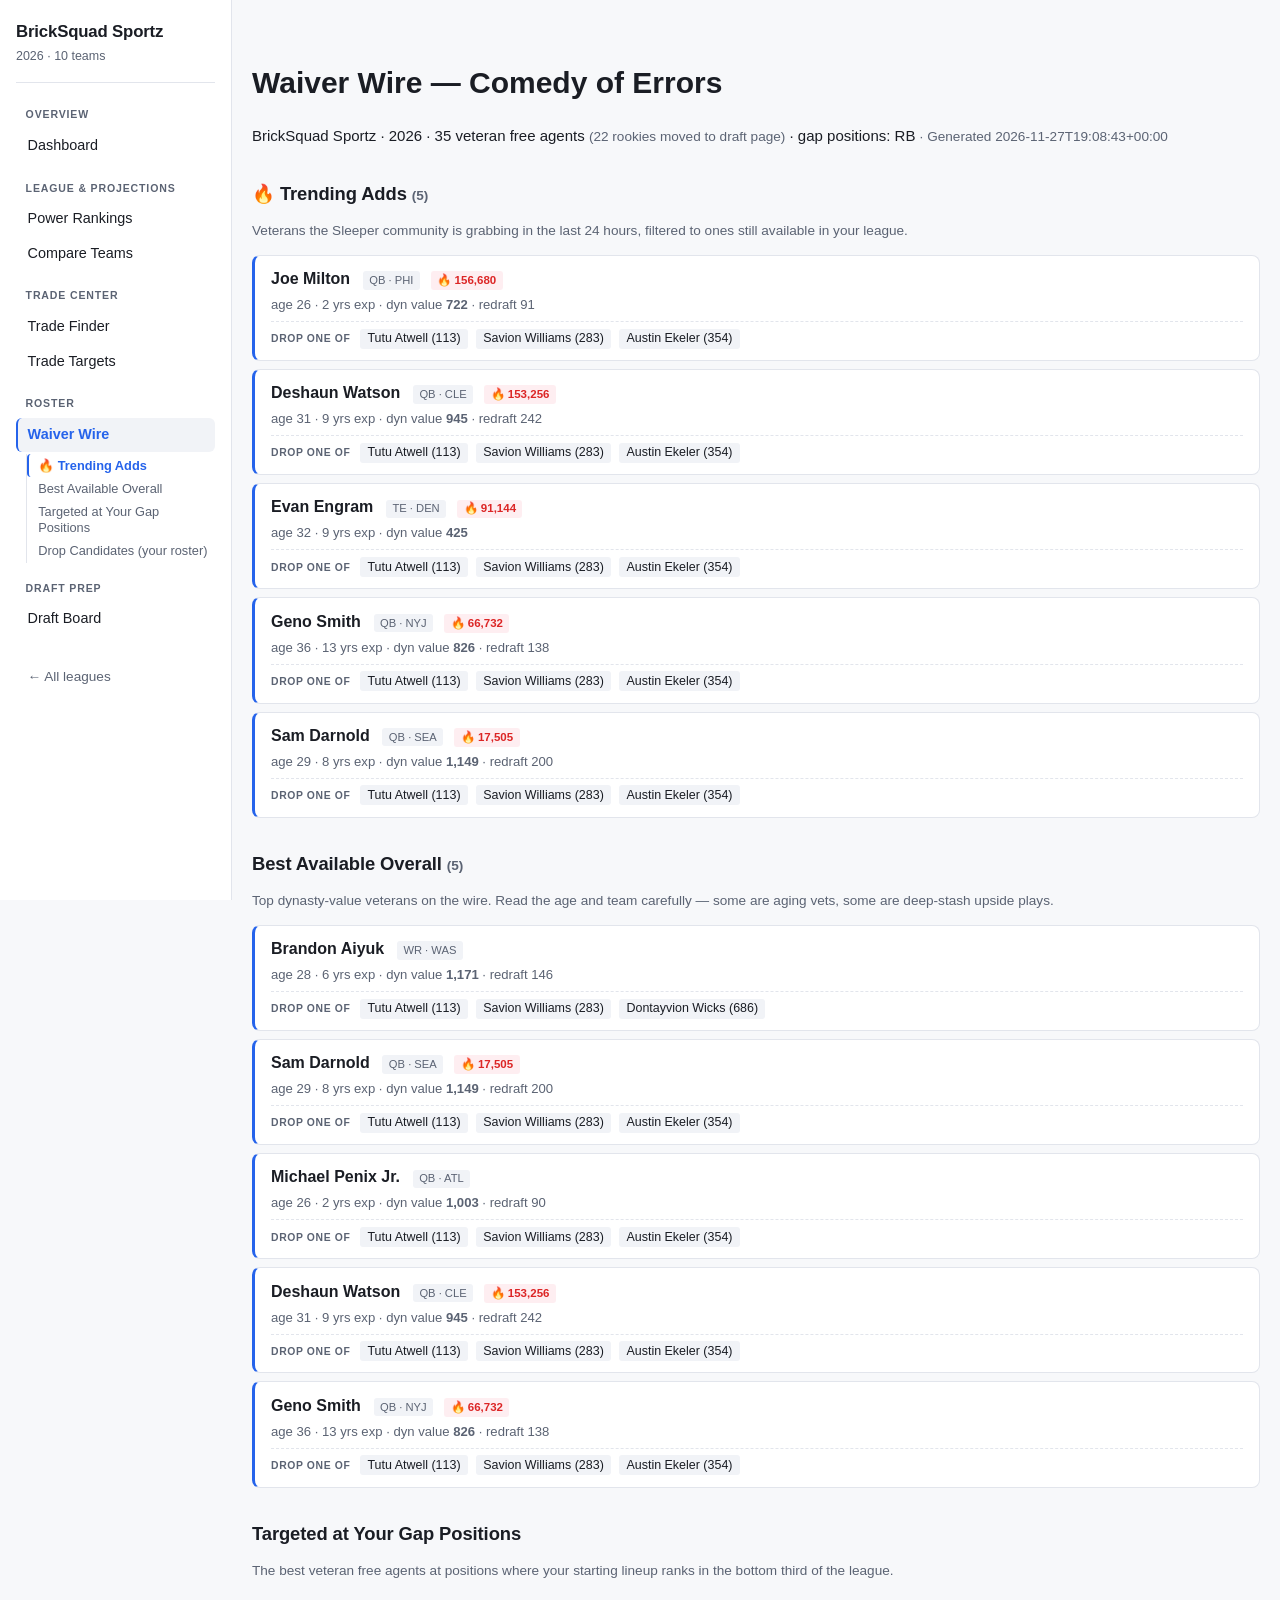
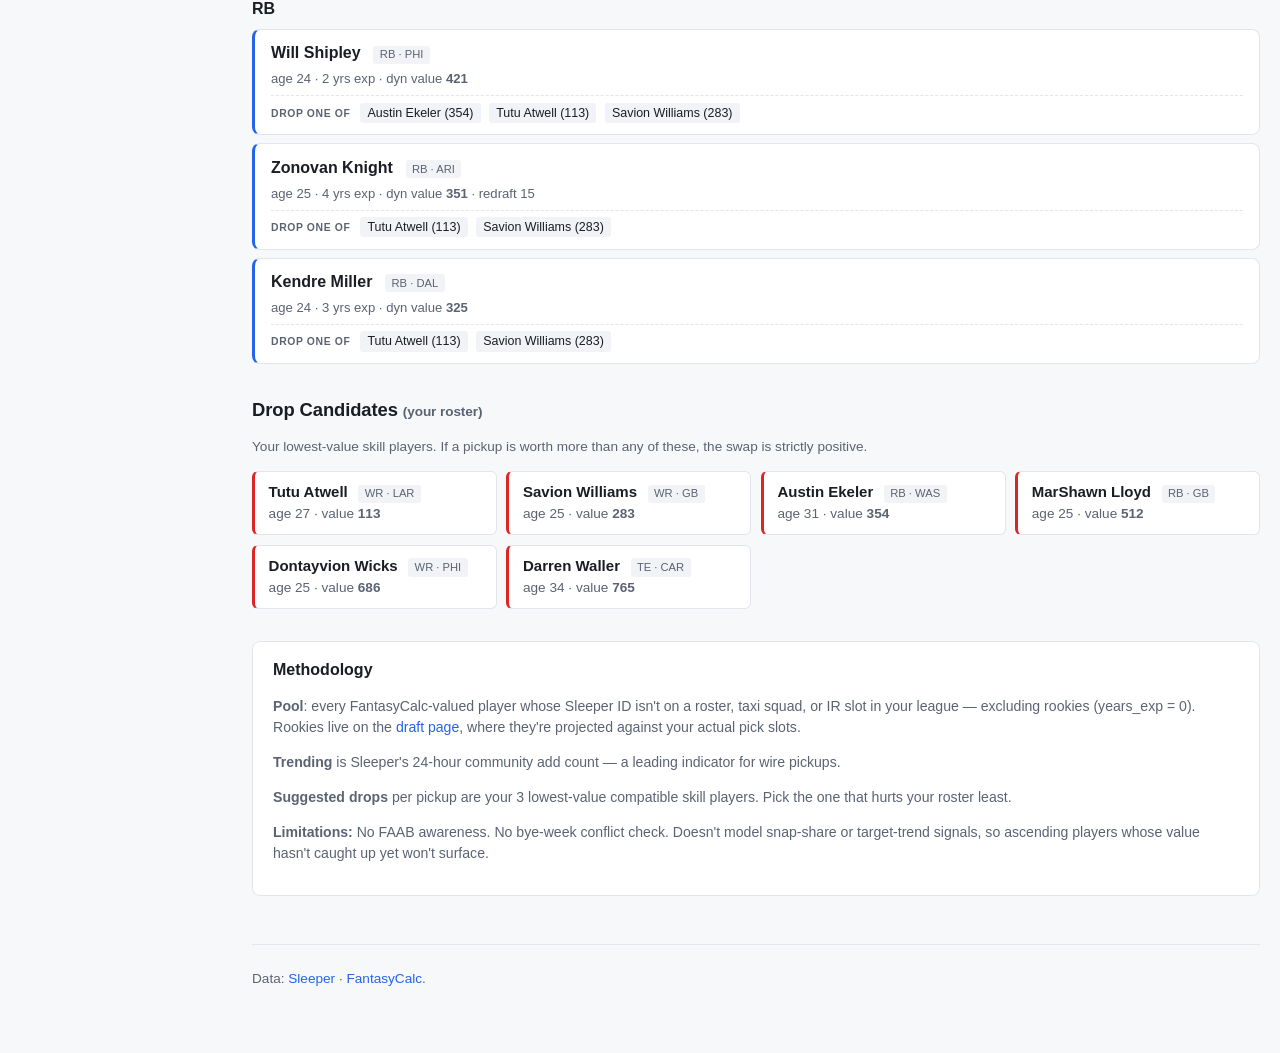
<file: docs/leagues/bricksquad-sportz/waivers/index.html>
<!doctype html>
<html lang="en">
<head>
  <meta charset="utf-8">
  <meta name="viewport" content="width=device-width,initial-scale=1">
  <title>BrickSquad Sportz — Waiver Wire</title>
<meta property="og:type" content="website">
<meta property="og:site_name" content="Dynasty Tools">
<meta property="og:title" content="Waiver Wire — Comedy of Errors">
<meta property="og:description" content="Trending veteran adds + best-available + gap-targeted pickups, with suggested drops.">
<meta property="og:image" content="https://stephenmsoward-cmd.github.io/Stephen-dynasty-football-assistant/og.png">
<meta property="og:url" content="https://stephenmsoward-cmd.github.io/Stephen-dynasty-football-assistant/leagues/bricksquad-sportz/waivers/">
<meta name="twitter:card" content="summary_large_image">
<meta name="twitter:title" content="Waiver Wire — Comedy of Errors">
<meta name="twitter:description" content="Trending veteran adds + best-available + gap-targeted pickups, with suggested drops.">
<meta name="twitter:image" content="https://stephenmsoward-cmd.github.io/Stephen-dynasty-football-assistant/og.png">
<meta name="description" content="Trending veteran adds + best-available + gap-targeted pickups, with suggested drops.">  <link rel="stylesheet" href="../../../style.css">
</head>
<body class="mode-dynasty">
<div class="layout">
<nav class="sidebar" aria-label="Site navigation">
  <div class="sidebar-brand">
    <a href="../">BrickSquad Sportz</a>
    <div class="sidebar-sub">2026 &middot; 10 teams</div>
  </div>

  <div class="nav-group">
    <div class="nav-group-label">Overview</div>
    <a href="../" class="nav-link ">Dashboard</a>
  </div>

  <div class="nav-group">
    <div class="nav-group-label">League &amp; Projections</div>
    <a href="../rankings/" class="nav-link ">Power Rankings</a>
    <a href="../compare/" class="nav-link ">Compare Teams</a>
  </div>

  <div class="nav-group">
    <div class="nav-group-label">Trade Center</div>
    <a href="../trades/" class="nav-link ">Trade Finder</a>
    <a href="../targets/" class="nav-link ">Trade Targets</a>
  </div>

  <div class="nav-group">
    <div class="nav-group-label">Roster</div>
    <a href="../waivers/" class="nav-link active">Waiver Wire</a>
  </div>

  <div class="nav-group">
    <div class="nav-group-label">Draft Prep</div>
    <a href="../draft/" class="nav-link ">Draft Board</a>
  </div>

  <div class="nav-group nav-group-footer">
    <a href="../../../" class="nav-link nav-back">&larr; All leagues</a>
  </div>
</nav><main class="content">
<div class="container">
  <header class="page-header">
    <h1>Waiver Wire — Comedy of Errors</h1>
    <div class="tagline">
      BrickSquad Sportz &middot; 2026 &middot;
      35 veteran free agents
        <span class="muted small">(22 rookies moved to draft page)</span>
        &middot; gap positions: RB
      <span class="muted small">&middot; Generated 2026-11-27T19:08:43+00:00</span>
    </div>
  </header>


  <h2>🔥 Trending Adds <span class="muted small">(5)</span></h2>
  <p class="muted small">
    Veterans the Sleeper community is grabbing in the last 24 hours, filtered
    to ones still available in your league.
  </p>
  <article class="waiver-card">
    <div class="waiver-card-top">
      <span class="trade-player-name">Joe Milton</span>
      <span class="pos-tag">QB · PHI</span>
        <span class="trending-badge" title="Adds in last 24h across Sleeper">🔥 156,680</span>
    </div>
    <div class="waiver-card-meta">
age 26 &middot; 2 yrs exp      &middot; dyn value <strong>722</strong>
 &middot; redraft 91    </div>
    <div class="waiver-drops">
      <span class="waiver-drops-label">Drop one of</span>
      <span class="drop-chip">Tutu Atwell (113)</span>
      <span class="drop-chip">Savion Williams (283)</span>
      <span class="drop-chip">Austin Ekeler (354)</span>
    </div>
  </article>
  <article class="waiver-card">
    <div class="waiver-card-top">
      <span class="trade-player-name">Deshaun Watson</span>
      <span class="pos-tag">QB · CLE</span>
        <span class="trending-badge" title="Adds in last 24h across Sleeper">🔥 153,256</span>
    </div>
    <div class="waiver-card-meta">
age 31 &middot; 9 yrs exp      &middot; dyn value <strong>945</strong>
 &middot; redraft 242    </div>
    <div class="waiver-drops">
      <span class="waiver-drops-label">Drop one of</span>
      <span class="drop-chip">Tutu Atwell (113)</span>
      <span class="drop-chip">Savion Williams (283)</span>
      <span class="drop-chip">Austin Ekeler (354)</span>
    </div>
  </article>
  <article class="waiver-card">
    <div class="waiver-card-top">
      <span class="trade-player-name">Evan Engram</span>
      <span class="pos-tag">TE · DEN</span>
        <span class="trending-badge" title="Adds in last 24h across Sleeper">🔥 91,144</span>
    </div>
    <div class="waiver-card-meta">
age 32 &middot; 9 yrs exp      &middot; dyn value <strong>425</strong>
    </div>
    <div class="waiver-drops">
      <span class="waiver-drops-label">Drop one of</span>
      <span class="drop-chip">Tutu Atwell (113)</span>
      <span class="drop-chip">Savion Williams (283)</span>
      <span class="drop-chip">Austin Ekeler (354)</span>
    </div>
  </article>
  <article class="waiver-card">
    <div class="waiver-card-top">
      <span class="trade-player-name">Geno Smith</span>
      <span class="pos-tag">QB · NYJ</span>
        <span class="trending-badge" title="Adds in last 24h across Sleeper">🔥 66,732</span>
    </div>
    <div class="waiver-card-meta">
age 36 &middot; 13 yrs exp      &middot; dyn value <strong>826</strong>
 &middot; redraft 138    </div>
    <div class="waiver-drops">
      <span class="waiver-drops-label">Drop one of</span>
      <span class="drop-chip">Tutu Atwell (113)</span>
      <span class="drop-chip">Savion Williams (283)</span>
      <span class="drop-chip">Austin Ekeler (354)</span>
    </div>
  </article>
  <article class="waiver-card">
    <div class="waiver-card-top">
      <span class="trade-player-name">Sam Darnold</span>
      <span class="pos-tag">QB · SEA</span>
        <span class="trending-badge" title="Adds in last 24h across Sleeper">🔥 17,505</span>
    </div>
    <div class="waiver-card-meta">
age 29 &middot; 8 yrs exp      &middot; dyn value <strong>1,149</strong>
 &middot; redraft 200    </div>
    <div class="waiver-drops">
      <span class="waiver-drops-label">Drop one of</span>
      <span class="drop-chip">Tutu Atwell (113)</span>
      <span class="drop-chip">Savion Williams (283)</span>
      <span class="drop-chip">Austin Ekeler (354)</span>
    </div>
  </article>

  <h2>Best Available Overall <span class="muted small">(5)</span></h2>
  <p class="muted small">
    Top dynasty-value veterans on the wire. Read the age and team carefully —
    some are aging vets, some are deep-stash upside plays.
  </p>
  <article class="waiver-card">
    <div class="waiver-card-top">
      <span class="trade-player-name">Brandon Aiyuk</span>
      <span class="pos-tag">WR · WAS</span>
    </div>
    <div class="waiver-card-meta">
age 28 &middot; 6 yrs exp      &middot; dyn value <strong>1,171</strong>
 &middot; redraft 146    </div>
    <div class="waiver-drops">
      <span class="waiver-drops-label">Drop one of</span>
      <span class="drop-chip">Tutu Atwell (113)</span>
      <span class="drop-chip">Savion Williams (283)</span>
      <span class="drop-chip">Dontayvion Wicks (686)</span>
    </div>
  </article>
  <article class="waiver-card">
    <div class="waiver-card-top">
      <span class="trade-player-name">Sam Darnold</span>
      <span class="pos-tag">QB · SEA</span>
        <span class="trending-badge" title="Adds in last 24h across Sleeper">🔥 17,505</span>
    </div>
    <div class="waiver-card-meta">
age 29 &middot; 8 yrs exp      &middot; dyn value <strong>1,149</strong>
 &middot; redraft 200    </div>
    <div class="waiver-drops">
      <span class="waiver-drops-label">Drop one of</span>
      <span class="drop-chip">Tutu Atwell (113)</span>
      <span class="drop-chip">Savion Williams (283)</span>
      <span class="drop-chip">Austin Ekeler (354)</span>
    </div>
  </article>
  <article class="waiver-card">
    <div class="waiver-card-top">
      <span class="trade-player-name">Michael Penix Jr.</span>
      <span class="pos-tag">QB · ATL</span>
    </div>
    <div class="waiver-card-meta">
age 26 &middot; 2 yrs exp      &middot; dyn value <strong>1,003</strong>
 &middot; redraft 90    </div>
    <div class="waiver-drops">
      <span class="waiver-drops-label">Drop one of</span>
      <span class="drop-chip">Tutu Atwell (113)</span>
      <span class="drop-chip">Savion Williams (283)</span>
      <span class="drop-chip">Austin Ekeler (354)</span>
    </div>
  </article>
  <article class="waiver-card">
    <div class="waiver-card-top">
      <span class="trade-player-name">Deshaun Watson</span>
      <span class="pos-tag">QB · CLE</span>
        <span class="trending-badge" title="Adds in last 24h across Sleeper">🔥 153,256</span>
    </div>
    <div class="waiver-card-meta">
age 31 &middot; 9 yrs exp      &middot; dyn value <strong>945</strong>
 &middot; redraft 242    </div>
    <div class="waiver-drops">
      <span class="waiver-drops-label">Drop one of</span>
      <span class="drop-chip">Tutu Atwell (113)</span>
      <span class="drop-chip">Savion Williams (283)</span>
      <span class="drop-chip">Austin Ekeler (354)</span>
    </div>
  </article>
  <article class="waiver-card">
    <div class="waiver-card-top">
      <span class="trade-player-name">Geno Smith</span>
      <span class="pos-tag">QB · NYJ</span>
        <span class="trending-badge" title="Adds in last 24h across Sleeper">🔥 66,732</span>
    </div>
    <div class="waiver-card-meta">
age 36 &middot; 13 yrs exp      &middot; dyn value <strong>826</strong>
 &middot; redraft 138    </div>
    <div class="waiver-drops">
      <span class="waiver-drops-label">Drop one of</span>
      <span class="drop-chip">Tutu Atwell (113)</span>
      <span class="drop-chip">Savion Williams (283)</span>
      <span class="drop-chip">Austin Ekeler (354)</span>
    </div>
  </article>

  <h2>Targeted at Your Gap Positions</h2>
  <p class="muted small">
    The best veteran free agents at positions where your starting lineup
    ranks in the bottom third of the league.
  </p>
  <h3 style="margin-top: 1rem;">RB</h3>
  <article class="waiver-card">
    <div class="waiver-card-top">
      <span class="trade-player-name">Will Shipley</span>
      <span class="pos-tag">RB · PHI</span>
    </div>
    <div class="waiver-card-meta">
age 24 &middot; 2 yrs exp      &middot; dyn value <strong>421</strong>
    </div>
    <div class="waiver-drops">
      <span class="waiver-drops-label">Drop one of</span>
      <span class="drop-chip">Austin Ekeler (354)</span>
      <span class="drop-chip">Tutu Atwell (113)</span>
      <span class="drop-chip">Savion Williams (283)</span>
    </div>
  </article>
  <article class="waiver-card">
    <div class="waiver-card-top">
      <span class="trade-player-name">Zonovan Knight</span>
      <span class="pos-tag">RB · ARI</span>
    </div>
    <div class="waiver-card-meta">
age 25 &middot; 4 yrs exp      &middot; dyn value <strong>351</strong>
 &middot; redraft 15    </div>
    <div class="waiver-drops">
      <span class="waiver-drops-label">Drop one of</span>
      <span class="drop-chip">Tutu Atwell (113)</span>
      <span class="drop-chip">Savion Williams (283)</span>
    </div>
  </article>
  <article class="waiver-card">
    <div class="waiver-card-top">
      <span class="trade-player-name">Kendre Miller</span>
      <span class="pos-tag">RB · DAL</span>
    </div>
    <div class="waiver-card-meta">
age 24 &middot; 3 yrs exp      &middot; dyn value <strong>325</strong>
    </div>
    <div class="waiver-drops">
      <span class="waiver-drops-label">Drop one of</span>
      <span class="drop-chip">Tutu Atwell (113)</span>
      <span class="drop-chip">Savion Williams (283)</span>
    </div>
  </article>

  <h2>Drop Candidates <span class="muted small">(your roster)</span></h2>
  <p class="muted small">
    Your lowest-value skill players. If a pickup is worth more than any of
    these, the swap is strictly positive.
  </p>
  <div class="drop-grid">
    <div class="drop-card">
      <div>
        <span class="trade-player-name">Tutu Atwell</span>
        <span class="pos-tag">WR · LAR</span>
      </div>
      <div class="muted small">
age 27 &middot;         value <strong>113</strong>
      </div>
    </div>
    <div class="drop-card">
      <div>
        <span class="trade-player-name">Savion Williams</span>
        <span class="pos-tag">WR · GB</span>
      </div>
      <div class="muted small">
age 25 &middot;         value <strong>283</strong>
      </div>
    </div>
    <div class="drop-card">
      <div>
        <span class="trade-player-name">Austin Ekeler</span>
        <span class="pos-tag">RB · WAS</span>
      </div>
      <div class="muted small">
age 31 &middot;         value <strong>354</strong>
      </div>
    </div>
    <div class="drop-card">
      <div>
        <span class="trade-player-name">MarShawn Lloyd</span>
        <span class="pos-tag">RB · GB</span>
      </div>
      <div class="muted small">
age 25 &middot;         value <strong>512</strong>
      </div>
    </div>
    <div class="drop-card">
      <div>
        <span class="trade-player-name">Dontayvion Wicks</span>
        <span class="pos-tag">WR · PHI</span>
      </div>
      <div class="muted small">
age 25 &middot;         value <strong>686</strong>
      </div>
    </div>
    <div class="drop-card">
      <div>
        <span class="trade-player-name">Darren Waller</span>
        <span class="pos-tag">TE · CAR</span>
      </div>
      <div class="muted small">
age 34 &middot;         value <strong>765</strong>
      </div>
    </div>
  </div>

  <div class="methodology">
    <h3>Methodology</h3>
    <p>
      <strong>Pool</strong>: every FantasyCalc-valued player whose Sleeper
      ID isn't on a roster, taxi squad, or IR slot in your league —
      excluding rookies (years_exp = 0). Rookies live on the
      <a href="../draft/">draft page</a>, where they're projected against
      your actual pick slots.
    </p>
    <p>
      <strong>Trending</strong> is Sleeper's 24-hour community add count —
      a leading indicator for wire pickups.
    </p>
    <p>
      <strong>Suggested drops</strong> per pickup are your 3 lowest-value
      compatible skill players. Pick the one that hurts your roster least.
    </p>
    <p>
      <strong>Limitations:</strong> No FAAB awareness. No bye-week conflict
      check. Doesn't model snap-share or target-trend signals, so ascending
      players whose value hasn't caught up yet won't surface.
    </p>
  </div>

  <footer class="site">
    Data: <a href="https://docs.sleeper.com">Sleeper</a> &middot;
    <a href="https://fantasycalc.com">FantasyCalc</a>.
  </footer>
</div>
</main>
</div>
<script src="../../../app.js"></script>
</body>
</html>
</file>
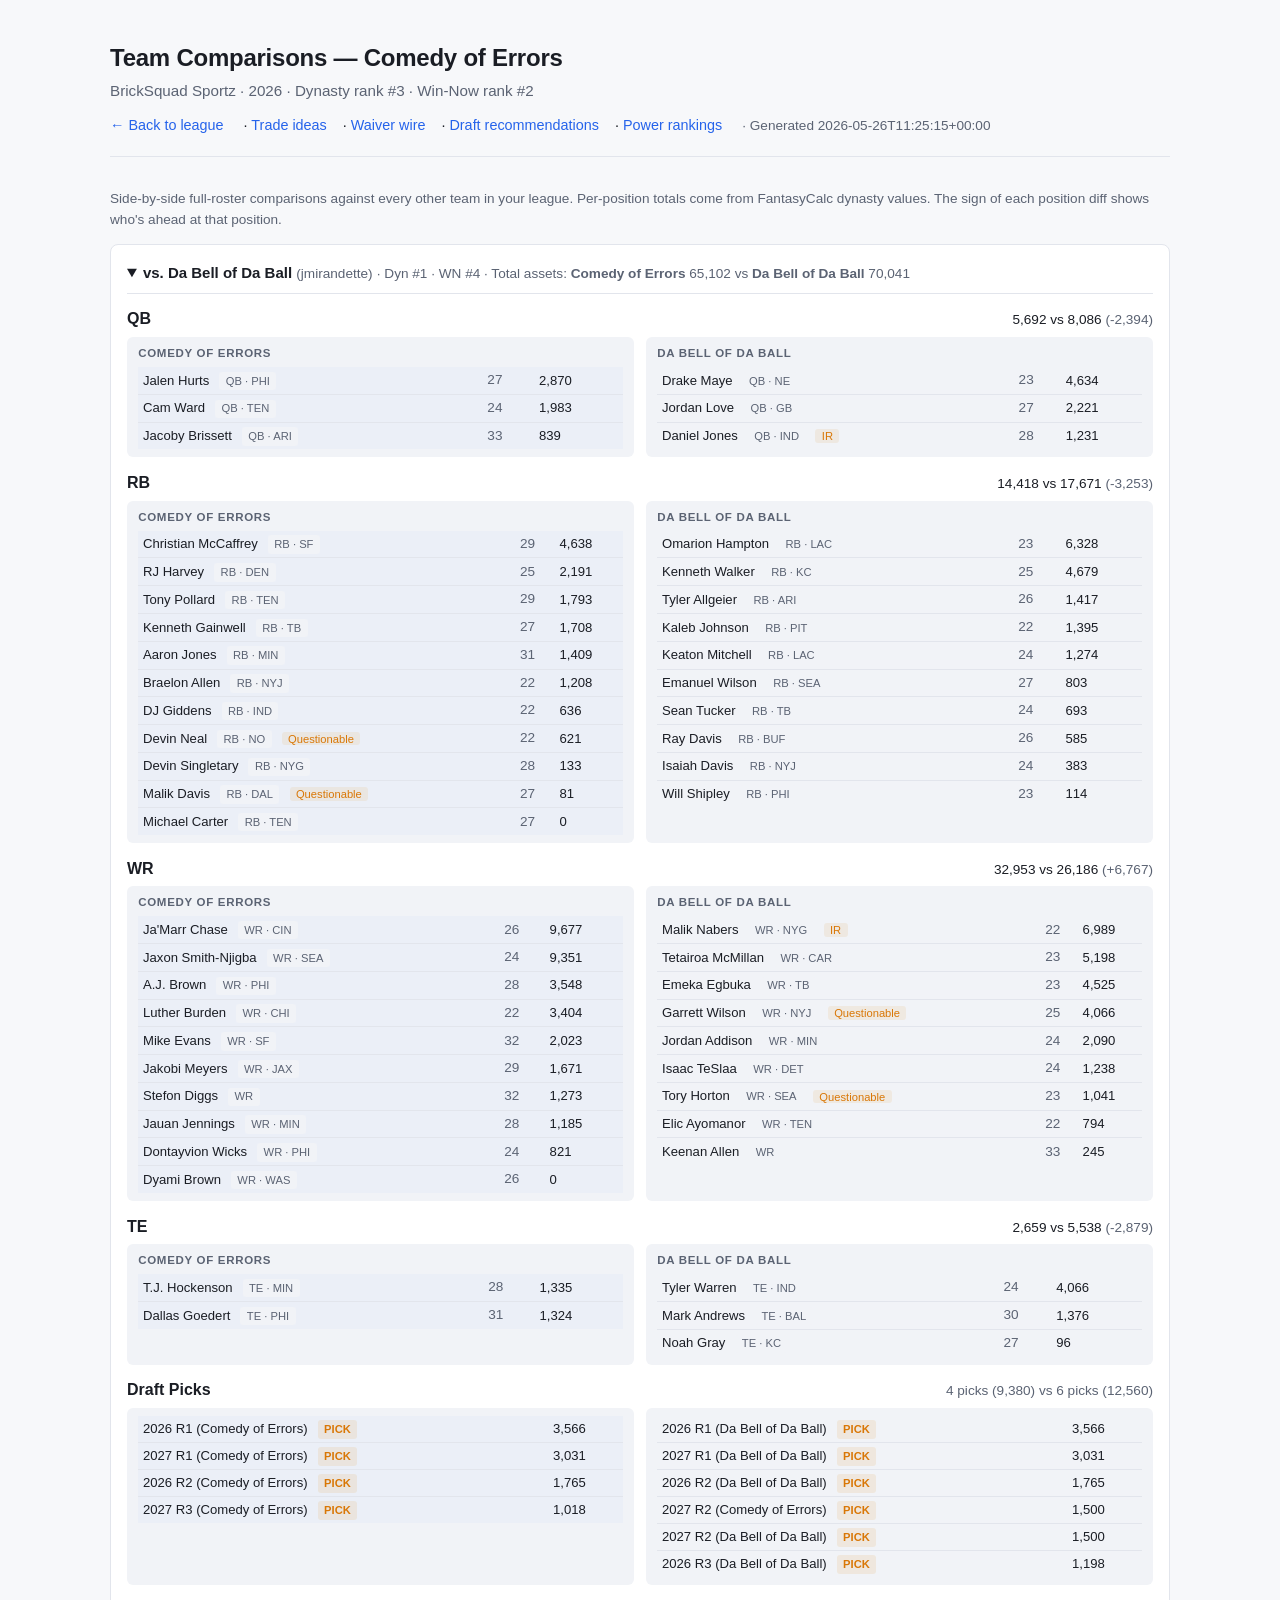
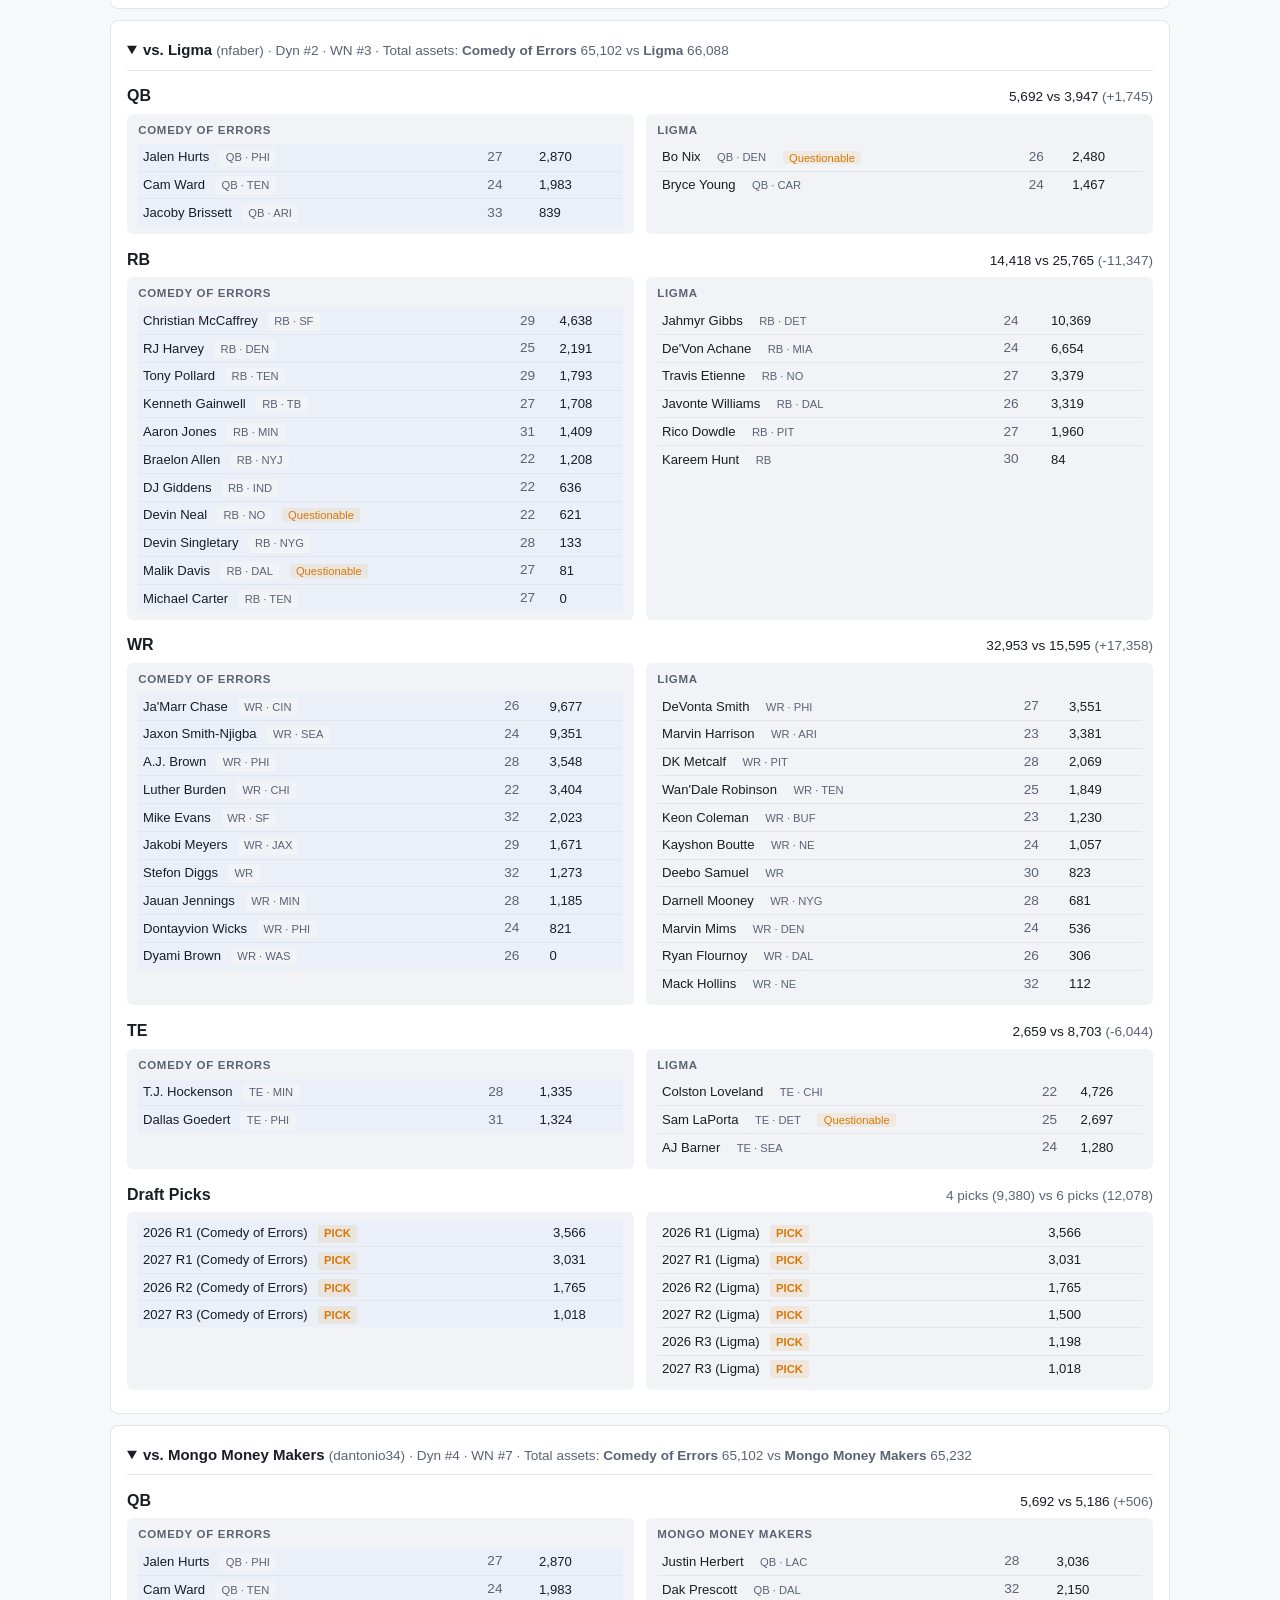
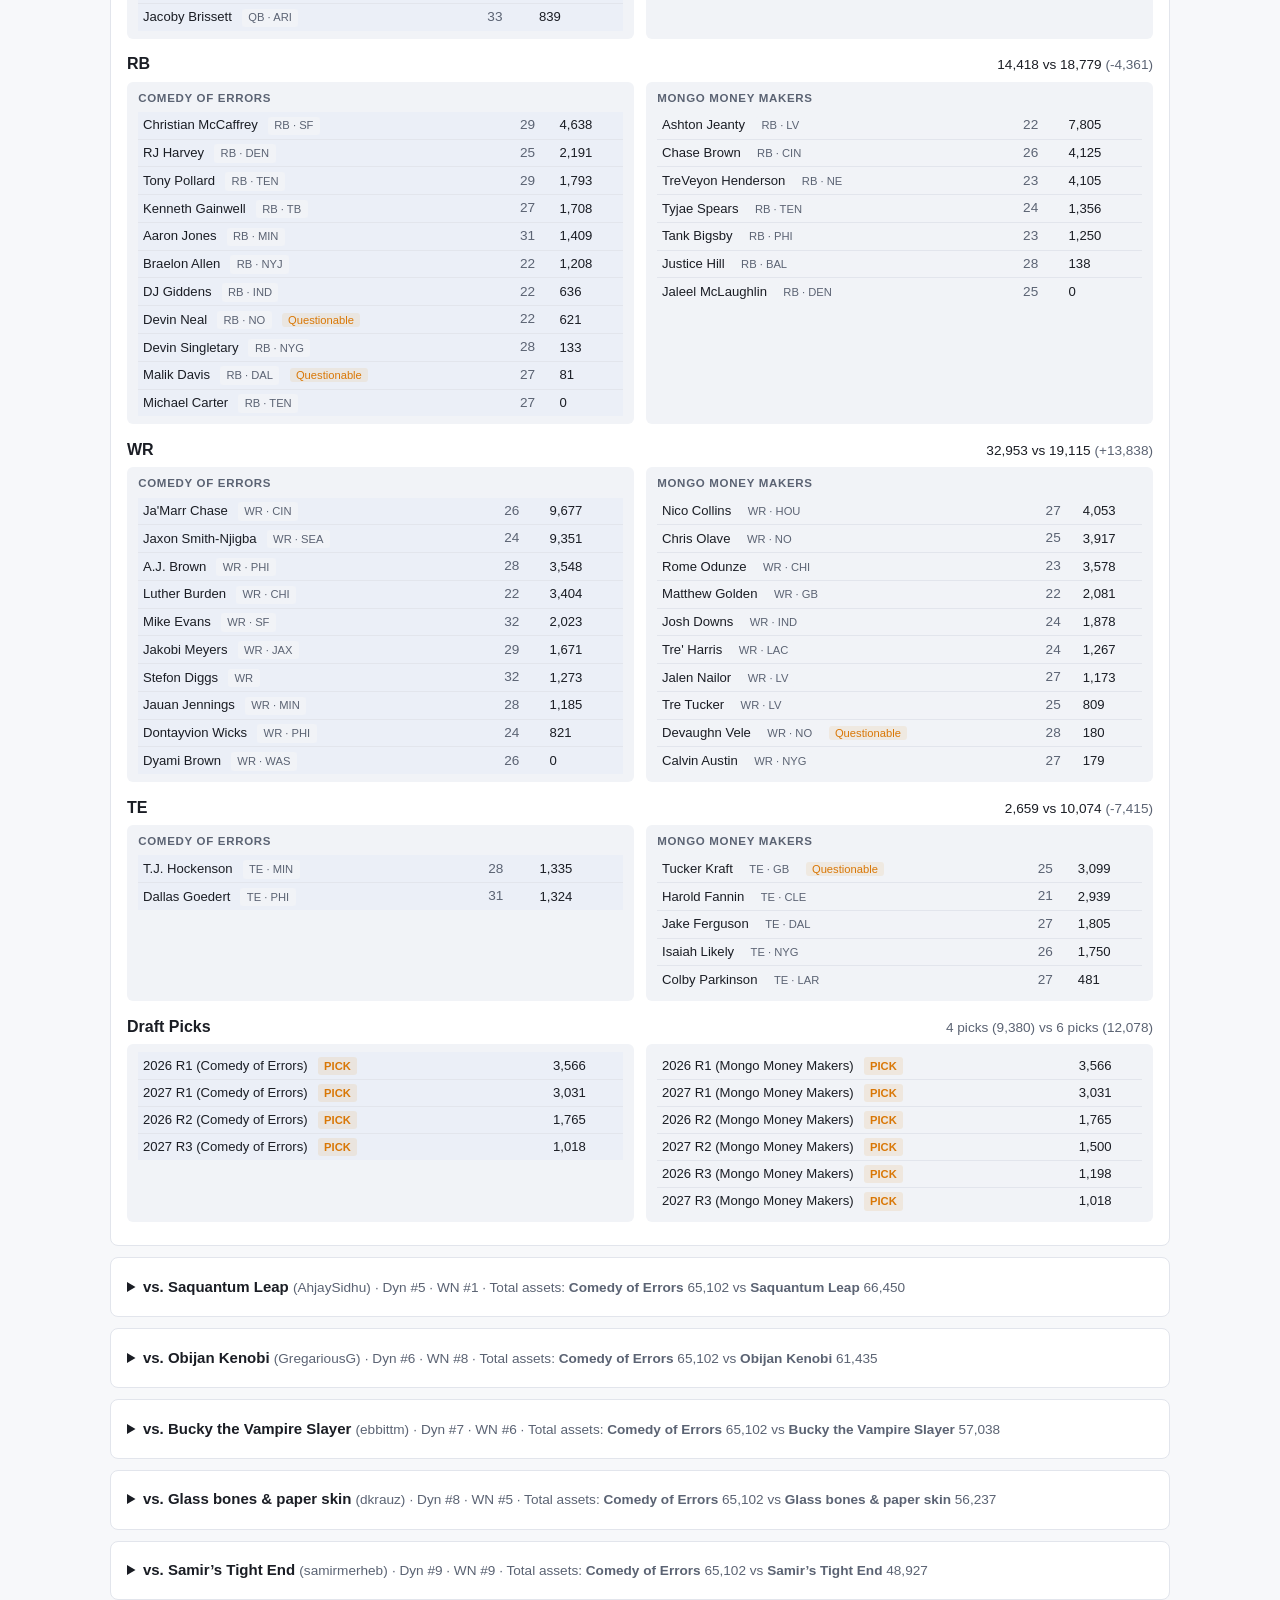
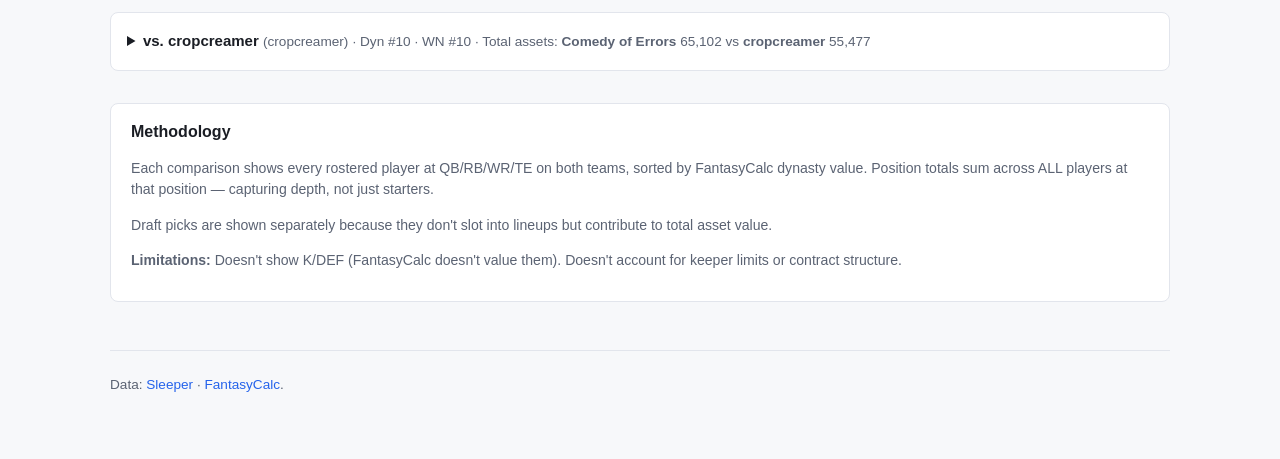
<file: site/leagues/bricksquad-sportz/compare/index.html>
<!doctype html>
<html lang="en">
<head>
  <meta charset="utf-8">
  <meta name="viewport" content="width=device-width,initial-scale=1">
  <title>BrickSquad Sportz — Team Comparisons</title>
<meta property="og:type" content="website">
<meta property="og:site_name" content="Dynasty Tools">
<meta property="og:title" content="Team Comparisons — Comedy of Errors">
<meta property="og:description" content="Side-by-side full-roster comparisons against every team in the league, including draft picks. Position-by-position diffs.">
<meta property="og:image" content="https://stephenmsoward-cmd.github.io/Stephen-dynasty-football-assistant/og.png">
<meta property="og:url" content="https://stephenmsoward-cmd.github.io/Stephen-dynasty-football-assistant/leagues/bricksquad-sportz/compare/">
<meta name="twitter:card" content="summary_large_image">
<meta name="twitter:title" content="Team Comparisons — Comedy of Errors">
<meta name="twitter:description" content="Side-by-side full-roster comparisons against every team in the league, including draft picks. Position-by-position diffs.">
<meta name="twitter:image" content="https://stephenmsoward-cmd.github.io/Stephen-dynasty-football-assistant/og.png">
<meta name="description" content="Side-by-side full-roster comparisons against every team in the league, including draft picks. Position-by-position diffs.">  <link rel="stylesheet" href="../../../style.css">
</head>
<body class="mode-dynasty">
<div class="container">
  <header class="site">
    <h1>Team Comparisons — Comedy of Errors</h1>
    <div class="tagline">
      BrickSquad Sportz &middot; 2026 &middot;
      Dynasty rank #3 &middot;
      Win-Now rank #2
    </div>
    <nav>
      <a href="../">&larr; Back to league</a>
&middot; <a href="../trades/">Trade ideas</a>&middot; <a href="../waivers/">Waiver wire</a>&middot; <a href="../draft/">Draft recommendations</a>&middot; <a href="../rankings/">Power rankings</a>      <span class="muted small">&middot; Generated 2026-05-26T11:25:15+00:00</span>
    </nav>
  </header>

  <p class="muted small" style="margin-top: 0.5rem;">
    Side-by-side full-roster comparisons against every other team in your
    league. Per-position totals come from FantasyCalc dynasty values. The
    sign of each position diff shows who's ahead at that position.
  </p>


  <details class="compare-card" open>
    <summary>
      <strong>vs. Da Bell of Da Ball</strong>
      <span class="muted small">(jmirandette)</span>
      <span class="muted small">
        &middot; Dyn #1 &middot; WN #4
      </span>
      <span class="muted small">
        &middot; Total assets:
        <strong>Comedy of Errors</strong> 65,102
        vs <strong>Da Bell of Da Ball</strong> 70,041
      </span>
    </summary>

    <section class="compare-pos">
      <header class="compare-pos-header">
        <h3>QB</h3>
        <div class="compare-pos-totals">
          <span class="bad">
            5,692 vs 8,086
            <span class="muted small">(-2,394)</span>
          </span>
        </div>
      </header>
      <div class="compare-grid">
        <div class="compare-col compare-mine">
          <div class="compare-col-label">Comedy of Errors</div>
          <table class="compare-table">
            <tbody>
  <tr class="mine-row">
    <td>
      Jalen Hurts
      <span class="pos-tag">QB · PHI</span>
    </td>
    <td class="num muted small">27</td>
    <td class="num">2,870</td>
  </tr>
  <tr class="mine-row">
    <td>
      Cam Ward
      <span class="pos-tag">QB · TEN</span>
    </td>
    <td class="num muted small">24</td>
    <td class="num">1,983</td>
  </tr>
  <tr class="mine-row">
    <td>
      Jacoby Brissett
      <span class="pos-tag">QB · ARI</span>
    </td>
    <td class="num muted small">33</td>
    <td class="num">839</td>
  </tr>
            </tbody>
          </table>
        </div>
        <div class="compare-col compare-theirs">
          <div class="compare-col-label">Da Bell of Da Ball</div>
          <table class="compare-table">
            <tbody>
  <tr class="">
    <td>
      Drake Maye
      <span class="pos-tag">QB · NE</span>
    </td>
    <td class="num muted small">23</td>
    <td class="num">4,634</td>
  </tr>
  <tr class="">
    <td>
      Jordan Love
      <span class="pos-tag">QB · GB</span>
    </td>
    <td class="num muted small">27</td>
    <td class="num">2,221</td>
  </tr>
  <tr class="">
    <td>
      Daniel Jones
      <span class="pos-tag">QB · IND</span>
<span class="injury Q">IR</span>    </td>
    <td class="num muted small">28</td>
    <td class="num">1,231</td>
  </tr>
            </tbody>
          </table>
        </div>
      </div>
    </section>
    <section class="compare-pos">
      <header class="compare-pos-header">
        <h3>RB</h3>
        <div class="compare-pos-totals">
          <span class="bad">
            14,418 vs 17,671
            <span class="muted small">(-3,253)</span>
          </span>
        </div>
      </header>
      <div class="compare-grid">
        <div class="compare-col compare-mine">
          <div class="compare-col-label">Comedy of Errors</div>
          <table class="compare-table">
            <tbody>
  <tr class="mine-row">
    <td>
      Christian McCaffrey
      <span class="pos-tag">RB · SF</span>
    </td>
    <td class="num muted small">29</td>
    <td class="num">4,638</td>
  </tr>
  <tr class="mine-row">
    <td>
      RJ Harvey
      <span class="pos-tag">RB · DEN</span>
    </td>
    <td class="num muted small">25</td>
    <td class="num">2,191</td>
  </tr>
  <tr class="mine-row">
    <td>
      Tony Pollard
      <span class="pos-tag">RB · TEN</span>
    </td>
    <td class="num muted small">29</td>
    <td class="num">1,793</td>
  </tr>
  <tr class="mine-row">
    <td>
      Kenneth Gainwell
      <span class="pos-tag">RB · TB</span>
    </td>
    <td class="num muted small">27</td>
    <td class="num">1,708</td>
  </tr>
  <tr class="mine-row">
    <td>
      Aaron Jones
      <span class="pos-tag">RB · MIN</span>
    </td>
    <td class="num muted small">31</td>
    <td class="num">1,409</td>
  </tr>
  <tr class="mine-row">
    <td>
      Braelon Allen
      <span class="pos-tag">RB · NYJ</span>
    </td>
    <td class="num muted small">22</td>
    <td class="num">1,208</td>
  </tr>
  <tr class="mine-row">
    <td>
      DJ Giddens
      <span class="pos-tag">RB · IND</span>
    </td>
    <td class="num muted small">22</td>
    <td class="num">636</td>
  </tr>
  <tr class="mine-row">
    <td>
      Devin Neal
      <span class="pos-tag">RB · NO</span>
<span class="injury Q">Questionable</span>    </td>
    <td class="num muted small">22</td>
    <td class="num">621</td>
  </tr>
  <tr class="mine-row">
    <td>
      Devin Singletary
      <span class="pos-tag">RB · NYG</span>
    </td>
    <td class="num muted small">28</td>
    <td class="num">133</td>
  </tr>
  <tr class="mine-row">
    <td>
      Malik Davis
      <span class="pos-tag">RB · DAL</span>
<span class="injury Q">Questionable</span>    </td>
    <td class="num muted small">27</td>
    <td class="num">81</td>
  </tr>
  <tr class="mine-row">
    <td>
      Michael Carter
      <span class="pos-tag">RB · TEN</span>
    </td>
    <td class="num muted small">27</td>
    <td class="num">0</td>
  </tr>
            </tbody>
          </table>
        </div>
        <div class="compare-col compare-theirs">
          <div class="compare-col-label">Da Bell of Da Ball</div>
          <table class="compare-table">
            <tbody>
  <tr class="">
    <td>
      Omarion Hampton
      <span class="pos-tag">RB · LAC</span>
    </td>
    <td class="num muted small">23</td>
    <td class="num">6,328</td>
  </tr>
  <tr class="">
    <td>
      Kenneth Walker
      <span class="pos-tag">RB · KC</span>
    </td>
    <td class="num muted small">25</td>
    <td class="num">4,679</td>
  </tr>
  <tr class="">
    <td>
      Tyler Allgeier
      <span class="pos-tag">RB · ARI</span>
    </td>
    <td class="num muted small">26</td>
    <td class="num">1,417</td>
  </tr>
  <tr class="">
    <td>
      Kaleb Johnson
      <span class="pos-tag">RB · PIT</span>
    </td>
    <td class="num muted small">22</td>
    <td class="num">1,395</td>
  </tr>
  <tr class="">
    <td>
      Keaton Mitchell
      <span class="pos-tag">RB · LAC</span>
    </td>
    <td class="num muted small">24</td>
    <td class="num">1,274</td>
  </tr>
  <tr class="">
    <td>
      Emanuel Wilson
      <span class="pos-tag">RB · SEA</span>
    </td>
    <td class="num muted small">27</td>
    <td class="num">803</td>
  </tr>
  <tr class="">
    <td>
      Sean Tucker
      <span class="pos-tag">RB · TB</span>
    </td>
    <td class="num muted small">24</td>
    <td class="num">693</td>
  </tr>
  <tr class="">
    <td>
      Ray Davis
      <span class="pos-tag">RB · BUF</span>
    </td>
    <td class="num muted small">26</td>
    <td class="num">585</td>
  </tr>
  <tr class="">
    <td>
      Isaiah Davis
      <span class="pos-tag">RB · NYJ</span>
    </td>
    <td class="num muted small">24</td>
    <td class="num">383</td>
  </tr>
  <tr class="">
    <td>
      Will Shipley
      <span class="pos-tag">RB · PHI</span>
    </td>
    <td class="num muted small">23</td>
    <td class="num">114</td>
  </tr>
            </tbody>
          </table>
        </div>
      </div>
    </section>
    <section class="compare-pos">
      <header class="compare-pos-header">
        <h3>WR</h3>
        <div class="compare-pos-totals">
          <span class="good">
            32,953 vs 26,186
            <span class="muted small">(+6,767)</span>
          </span>
        </div>
      </header>
      <div class="compare-grid">
        <div class="compare-col compare-mine">
          <div class="compare-col-label">Comedy of Errors</div>
          <table class="compare-table">
            <tbody>
  <tr class="mine-row">
    <td>
      Ja'Marr Chase
      <span class="pos-tag">WR · CIN</span>
    </td>
    <td class="num muted small">26</td>
    <td class="num">9,677</td>
  </tr>
  <tr class="mine-row">
    <td>
      Jaxon Smith-Njigba
      <span class="pos-tag">WR · SEA</span>
    </td>
    <td class="num muted small">24</td>
    <td class="num">9,351</td>
  </tr>
  <tr class="mine-row">
    <td>
      A.J. Brown
      <span class="pos-tag">WR · PHI</span>
    </td>
    <td class="num muted small">28</td>
    <td class="num">3,548</td>
  </tr>
  <tr class="mine-row">
    <td>
      Luther Burden
      <span class="pos-tag">WR · CHI</span>
    </td>
    <td class="num muted small">22</td>
    <td class="num">3,404</td>
  </tr>
  <tr class="mine-row">
    <td>
      Mike Evans
      <span class="pos-tag">WR · SF</span>
    </td>
    <td class="num muted small">32</td>
    <td class="num">2,023</td>
  </tr>
  <tr class="mine-row">
    <td>
      Jakobi Meyers
      <span class="pos-tag">WR · JAX</span>
    </td>
    <td class="num muted small">29</td>
    <td class="num">1,671</td>
  </tr>
  <tr class="mine-row">
    <td>
      Stefon Diggs
      <span class="pos-tag">WR</span>
    </td>
    <td class="num muted small">32</td>
    <td class="num">1,273</td>
  </tr>
  <tr class="mine-row">
    <td>
      Jauan Jennings
      <span class="pos-tag">WR · MIN</span>
    </td>
    <td class="num muted small">28</td>
    <td class="num">1,185</td>
  </tr>
  <tr class="mine-row">
    <td>
      Dontayvion Wicks
      <span class="pos-tag">WR · PHI</span>
    </td>
    <td class="num muted small">24</td>
    <td class="num">821</td>
  </tr>
  <tr class="mine-row">
    <td>
      Dyami Brown
      <span class="pos-tag">WR · WAS</span>
    </td>
    <td class="num muted small">26</td>
    <td class="num">0</td>
  </tr>
            </tbody>
          </table>
        </div>
        <div class="compare-col compare-theirs">
          <div class="compare-col-label">Da Bell of Da Ball</div>
          <table class="compare-table">
            <tbody>
  <tr class="">
    <td>
      Malik Nabers
      <span class="pos-tag">WR · NYG</span>
<span class="injury Q">IR</span>    </td>
    <td class="num muted small">22</td>
    <td class="num">6,989</td>
  </tr>
  <tr class="">
    <td>
      Tetairoa McMillan
      <span class="pos-tag">WR · CAR</span>
    </td>
    <td class="num muted small">23</td>
    <td class="num">5,198</td>
  </tr>
  <tr class="">
    <td>
      Emeka Egbuka
      <span class="pos-tag">WR · TB</span>
    </td>
    <td class="num muted small">23</td>
    <td class="num">4,525</td>
  </tr>
  <tr class="">
    <td>
      Garrett Wilson
      <span class="pos-tag">WR · NYJ</span>
<span class="injury Q">Questionable</span>    </td>
    <td class="num muted small">25</td>
    <td class="num">4,066</td>
  </tr>
  <tr class="">
    <td>
      Jordan Addison
      <span class="pos-tag">WR · MIN</span>
    </td>
    <td class="num muted small">24</td>
    <td class="num">2,090</td>
  </tr>
  <tr class="">
    <td>
      Isaac TeSlaa
      <span class="pos-tag">WR · DET</span>
    </td>
    <td class="num muted small">24</td>
    <td class="num">1,238</td>
  </tr>
  <tr class="">
    <td>
      Tory Horton
      <span class="pos-tag">WR · SEA</span>
<span class="injury Q">Questionable</span>    </td>
    <td class="num muted small">23</td>
    <td class="num">1,041</td>
  </tr>
  <tr class="">
    <td>
      Elic Ayomanor
      <span class="pos-tag">WR · TEN</span>
    </td>
    <td class="num muted small">22</td>
    <td class="num">794</td>
  </tr>
  <tr class="">
    <td>
      Keenan Allen
      <span class="pos-tag">WR</span>
    </td>
    <td class="num muted small">33</td>
    <td class="num">245</td>
  </tr>
            </tbody>
          </table>
        </div>
      </div>
    </section>
    <section class="compare-pos">
      <header class="compare-pos-header">
        <h3>TE</h3>
        <div class="compare-pos-totals">
          <span class="bad">
            2,659 vs 5,538
            <span class="muted small">(-2,879)</span>
          </span>
        </div>
      </header>
      <div class="compare-grid">
        <div class="compare-col compare-mine">
          <div class="compare-col-label">Comedy of Errors</div>
          <table class="compare-table">
            <tbody>
  <tr class="mine-row">
    <td>
      T.J. Hockenson
      <span class="pos-tag">TE · MIN</span>
    </td>
    <td class="num muted small">28</td>
    <td class="num">1,335</td>
  </tr>
  <tr class="mine-row">
    <td>
      Dallas Goedert
      <span class="pos-tag">TE · PHI</span>
    </td>
    <td class="num muted small">31</td>
    <td class="num">1,324</td>
  </tr>
            </tbody>
          </table>
        </div>
        <div class="compare-col compare-theirs">
          <div class="compare-col-label">Da Bell of Da Ball</div>
          <table class="compare-table">
            <tbody>
  <tr class="">
    <td>
      Tyler Warren
      <span class="pos-tag">TE · IND</span>
    </td>
    <td class="num muted small">24</td>
    <td class="num">4,066</td>
  </tr>
  <tr class="">
    <td>
      Mark Andrews
      <span class="pos-tag">TE · BAL</span>
    </td>
    <td class="num muted small">30</td>
    <td class="num">1,376</td>
  </tr>
  <tr class="">
    <td>
      Noah Gray
      <span class="pos-tag">TE · KC</span>
    </td>
    <td class="num muted small">27</td>
    <td class="num">96</td>
  </tr>
            </tbody>
          </table>
        </div>
      </div>
    </section>

    <section class="compare-pos">
      <header class="compare-pos-header">
        <h3>Draft Picks</h3>
        <div class="compare-pos-totals">
          <span class="muted small">
            4 picks (9,380)
            vs 6 picks (12,560)
          </span>
        </div>
      </header>
      <div class="compare-grid">
        <div class="compare-col compare-mine">
          <table class="compare-table">
            <tbody>
              <tr class="mine-row">
                <td>2026 R1 (Comedy of Errors) <span class="pos-tag pick-tag">PICK</span></td>
                <td class="num muted small"></td>
                <td class="num">3,566</td>
              </tr>
              <tr class="mine-row">
                <td>2027 R1 (Comedy of Errors) <span class="pos-tag pick-tag">PICK</span></td>
                <td class="num muted small"></td>
                <td class="num">3,031</td>
              </tr>
              <tr class="mine-row">
                <td>2026 R2 (Comedy of Errors) <span class="pos-tag pick-tag">PICK</span></td>
                <td class="num muted small"></td>
                <td class="num">1,765</td>
              </tr>
              <tr class="mine-row">
                <td>2027 R3 (Comedy of Errors) <span class="pos-tag pick-tag">PICK</span></td>
                <td class="num muted small"></td>
                <td class="num">1,018</td>
              </tr>
            </tbody>
          </table>
        </div>
        <div class="compare-col compare-theirs">
          <table class="compare-table">
            <tbody>
              <tr>
                <td>2026 R1 (Da Bell of Da Ball) <span class="pos-tag pick-tag">PICK</span></td>
                <td class="num muted small"></td>
                <td class="num">3,566</td>
              </tr>
              <tr>
                <td>2027 R1 (Da Bell of Da Ball) <span class="pos-tag pick-tag">PICK</span></td>
                <td class="num muted small"></td>
                <td class="num">3,031</td>
              </tr>
              <tr>
                <td>2026 R2 (Da Bell of Da Ball) <span class="pos-tag pick-tag">PICK</span></td>
                <td class="num muted small"></td>
                <td class="num">1,765</td>
              </tr>
              <tr>
                <td>2027 R2 (Comedy of Errors) <span class="pos-tag pick-tag">PICK</span></td>
                <td class="num muted small"></td>
                <td class="num">1,500</td>
              </tr>
              <tr>
                <td>2027 R2 (Da Bell of Da Ball) <span class="pos-tag pick-tag">PICK</span></td>
                <td class="num muted small"></td>
                <td class="num">1,500</td>
              </tr>
              <tr>
                <td>2026 R3 (Da Bell of Da Ball) <span class="pos-tag pick-tag">PICK</span></td>
                <td class="num muted small"></td>
                <td class="num">1,198</td>
              </tr>
            </tbody>
          </table>
        </div>
      </div>
    </section>
  </details>
  <details class="compare-card" open>
    <summary>
      <strong>vs. Ligma</strong>
      <span class="muted small">(nfaber)</span>
      <span class="muted small">
        &middot; Dyn #2 &middot; WN #3
      </span>
      <span class="muted small">
        &middot; Total assets:
        <strong>Comedy of Errors</strong> 65,102
        vs <strong>Ligma</strong> 66,088
      </span>
    </summary>

    <section class="compare-pos">
      <header class="compare-pos-header">
        <h3>QB</h3>
        <div class="compare-pos-totals">
          <span class="good">
            5,692 vs 3,947
            <span class="muted small">(+1,745)</span>
          </span>
        </div>
      </header>
      <div class="compare-grid">
        <div class="compare-col compare-mine">
          <div class="compare-col-label">Comedy of Errors</div>
          <table class="compare-table">
            <tbody>
  <tr class="mine-row">
    <td>
      Jalen Hurts
      <span class="pos-tag">QB · PHI</span>
    </td>
    <td class="num muted small">27</td>
    <td class="num">2,870</td>
  </tr>
  <tr class="mine-row">
    <td>
      Cam Ward
      <span class="pos-tag">QB · TEN</span>
    </td>
    <td class="num muted small">24</td>
    <td class="num">1,983</td>
  </tr>
  <tr class="mine-row">
    <td>
      Jacoby Brissett
      <span class="pos-tag">QB · ARI</span>
    </td>
    <td class="num muted small">33</td>
    <td class="num">839</td>
  </tr>
            </tbody>
          </table>
        </div>
        <div class="compare-col compare-theirs">
          <div class="compare-col-label">Ligma</div>
          <table class="compare-table">
            <tbody>
  <tr class="">
    <td>
      Bo Nix
      <span class="pos-tag">QB · DEN</span>
<span class="injury Q">Questionable</span>    </td>
    <td class="num muted small">26</td>
    <td class="num">2,480</td>
  </tr>
  <tr class="">
    <td>
      Bryce Young
      <span class="pos-tag">QB · CAR</span>
    </td>
    <td class="num muted small">24</td>
    <td class="num">1,467</td>
  </tr>
            </tbody>
          </table>
        </div>
      </div>
    </section>
    <section class="compare-pos">
      <header class="compare-pos-header">
        <h3>RB</h3>
        <div class="compare-pos-totals">
          <span class="bad">
            14,418 vs 25,765
            <span class="muted small">(-11,347)</span>
          </span>
        </div>
      </header>
      <div class="compare-grid">
        <div class="compare-col compare-mine">
          <div class="compare-col-label">Comedy of Errors</div>
          <table class="compare-table">
            <tbody>
  <tr class="mine-row">
    <td>
      Christian McCaffrey
      <span class="pos-tag">RB · SF</span>
    </td>
    <td class="num muted small">29</td>
    <td class="num">4,638</td>
  </tr>
  <tr class="mine-row">
    <td>
      RJ Harvey
      <span class="pos-tag">RB · DEN</span>
    </td>
    <td class="num muted small">25</td>
    <td class="num">2,191</td>
  </tr>
  <tr class="mine-row">
    <td>
      Tony Pollard
      <span class="pos-tag">RB · TEN</span>
    </td>
    <td class="num muted small">29</td>
    <td class="num">1,793</td>
  </tr>
  <tr class="mine-row">
    <td>
      Kenneth Gainwell
      <span class="pos-tag">RB · TB</span>
    </td>
    <td class="num muted small">27</td>
    <td class="num">1,708</td>
  </tr>
  <tr class="mine-row">
    <td>
      Aaron Jones
      <span class="pos-tag">RB · MIN</span>
    </td>
    <td class="num muted small">31</td>
    <td class="num">1,409</td>
  </tr>
  <tr class="mine-row">
    <td>
      Braelon Allen
      <span class="pos-tag">RB · NYJ</span>
    </td>
    <td class="num muted small">22</td>
    <td class="num">1,208</td>
  </tr>
  <tr class="mine-row">
    <td>
      DJ Giddens
      <span class="pos-tag">RB · IND</span>
    </td>
    <td class="num muted small">22</td>
    <td class="num">636</td>
  </tr>
  <tr class="mine-row">
    <td>
      Devin Neal
      <span class="pos-tag">RB · NO</span>
<span class="injury Q">Questionable</span>    </td>
    <td class="num muted small">22</td>
    <td class="num">621</td>
  </tr>
  <tr class="mine-row">
    <td>
      Devin Singletary
      <span class="pos-tag">RB · NYG</span>
    </td>
    <td class="num muted small">28</td>
    <td class="num">133</td>
  </tr>
  <tr class="mine-row">
    <td>
      Malik Davis
      <span class="pos-tag">RB · DAL</span>
<span class="injury Q">Questionable</span>    </td>
    <td class="num muted small">27</td>
    <td class="num">81</td>
  </tr>
  <tr class="mine-row">
    <td>
      Michael Carter
      <span class="pos-tag">RB · TEN</span>
    </td>
    <td class="num muted small">27</td>
    <td class="num">0</td>
  </tr>
            </tbody>
          </table>
        </div>
        <div class="compare-col compare-theirs">
          <div class="compare-col-label">Ligma</div>
          <table class="compare-table">
            <tbody>
  <tr class="">
    <td>
      Jahmyr Gibbs
      <span class="pos-tag">RB · DET</span>
    </td>
    <td class="num muted small">24</td>
    <td class="num">10,369</td>
  </tr>
  <tr class="">
    <td>
      De'Von Achane
      <span class="pos-tag">RB · MIA</span>
    </td>
    <td class="num muted small">24</td>
    <td class="num">6,654</td>
  </tr>
  <tr class="">
    <td>
      Travis Etienne
      <span class="pos-tag">RB · NO</span>
    </td>
    <td class="num muted small">27</td>
    <td class="num">3,379</td>
  </tr>
  <tr class="">
    <td>
      Javonte Williams
      <span class="pos-tag">RB · DAL</span>
    </td>
    <td class="num muted small">26</td>
    <td class="num">3,319</td>
  </tr>
  <tr class="">
    <td>
      Rico Dowdle
      <span class="pos-tag">RB · PIT</span>
    </td>
    <td class="num muted small">27</td>
    <td class="num">1,960</td>
  </tr>
  <tr class="">
    <td>
      Kareem Hunt
      <span class="pos-tag">RB</span>
    </td>
    <td class="num muted small">30</td>
    <td class="num">84</td>
  </tr>
            </tbody>
          </table>
        </div>
      </div>
    </section>
    <section class="compare-pos">
      <header class="compare-pos-header">
        <h3>WR</h3>
        <div class="compare-pos-totals">
          <span class="good">
            32,953 vs 15,595
            <span class="muted small">(+17,358)</span>
          </span>
        </div>
      </header>
      <div class="compare-grid">
        <div class="compare-col compare-mine">
          <div class="compare-col-label">Comedy of Errors</div>
          <table class="compare-table">
            <tbody>
  <tr class="mine-row">
    <td>
      Ja'Marr Chase
      <span class="pos-tag">WR · CIN</span>
    </td>
    <td class="num muted small">26</td>
    <td class="num">9,677</td>
  </tr>
  <tr class="mine-row">
    <td>
      Jaxon Smith-Njigba
      <span class="pos-tag">WR · SEA</span>
    </td>
    <td class="num muted small">24</td>
    <td class="num">9,351</td>
  </tr>
  <tr class="mine-row">
    <td>
      A.J. Brown
      <span class="pos-tag">WR · PHI</span>
    </td>
    <td class="num muted small">28</td>
    <td class="num">3,548</td>
  </tr>
  <tr class="mine-row">
    <td>
      Luther Burden
      <span class="pos-tag">WR · CHI</span>
    </td>
    <td class="num muted small">22</td>
    <td class="num">3,404</td>
  </tr>
  <tr class="mine-row">
    <td>
      Mike Evans
      <span class="pos-tag">WR · SF</span>
    </td>
    <td class="num muted small">32</td>
    <td class="num">2,023</td>
  </tr>
  <tr class="mine-row">
    <td>
      Jakobi Meyers
      <span class="pos-tag">WR · JAX</span>
    </td>
    <td class="num muted small">29</td>
    <td class="num">1,671</td>
  </tr>
  <tr class="mine-row">
    <td>
      Stefon Diggs
      <span class="pos-tag">WR</span>
    </td>
    <td class="num muted small">32</td>
    <td class="num">1,273</td>
  </tr>
  <tr class="mine-row">
    <td>
      Jauan Jennings
      <span class="pos-tag">WR · MIN</span>
    </td>
    <td class="num muted small">28</td>
    <td class="num">1,185</td>
  </tr>
  <tr class="mine-row">
    <td>
      Dontayvion Wicks
      <span class="pos-tag">WR · PHI</span>
    </td>
    <td class="num muted small">24</td>
    <td class="num">821</td>
  </tr>
  <tr class="mine-row">
    <td>
      Dyami Brown
      <span class="pos-tag">WR · WAS</span>
    </td>
    <td class="num muted small">26</td>
    <td class="num">0</td>
  </tr>
            </tbody>
          </table>
        </div>
        <div class="compare-col compare-theirs">
          <div class="compare-col-label">Ligma</div>
          <table class="compare-table">
            <tbody>
  <tr class="">
    <td>
      DeVonta Smith
      <span class="pos-tag">WR · PHI</span>
    </td>
    <td class="num muted small">27</td>
    <td class="num">3,551</td>
  </tr>
  <tr class="">
    <td>
      Marvin Harrison
      <span class="pos-tag">WR · ARI</span>
    </td>
    <td class="num muted small">23</td>
    <td class="num">3,381</td>
  </tr>
  <tr class="">
    <td>
      DK Metcalf
      <span class="pos-tag">WR · PIT</span>
    </td>
    <td class="num muted small">28</td>
    <td class="num">2,069</td>
  </tr>
  <tr class="">
    <td>
      Wan'Dale Robinson
      <span class="pos-tag">WR · TEN</span>
    </td>
    <td class="num muted small">25</td>
    <td class="num">1,849</td>
  </tr>
  <tr class="">
    <td>
      Keon Coleman
      <span class="pos-tag">WR · BUF</span>
    </td>
    <td class="num muted small">23</td>
    <td class="num">1,230</td>
  </tr>
  <tr class="">
    <td>
      Kayshon Boutte
      <span class="pos-tag">WR · NE</span>
    </td>
    <td class="num muted small">24</td>
    <td class="num">1,057</td>
  </tr>
  <tr class="">
    <td>
      Deebo Samuel
      <span class="pos-tag">WR</span>
    </td>
    <td class="num muted small">30</td>
    <td class="num">823</td>
  </tr>
  <tr class="">
    <td>
      Darnell Mooney
      <span class="pos-tag">WR · NYG</span>
    </td>
    <td class="num muted small">28</td>
    <td class="num">681</td>
  </tr>
  <tr class="">
    <td>
      Marvin Mims
      <span class="pos-tag">WR · DEN</span>
    </td>
    <td class="num muted small">24</td>
    <td class="num">536</td>
  </tr>
  <tr class="">
    <td>
      Ryan Flournoy
      <span class="pos-tag">WR · DAL</span>
    </td>
    <td class="num muted small">26</td>
    <td class="num">306</td>
  </tr>
  <tr class="">
    <td>
      Mack Hollins
      <span class="pos-tag">WR · NE</span>
    </td>
    <td class="num muted small">32</td>
    <td class="num">112</td>
  </tr>
            </tbody>
          </table>
        </div>
      </div>
    </section>
    <section class="compare-pos">
      <header class="compare-pos-header">
        <h3>TE</h3>
        <div class="compare-pos-totals">
          <span class="bad">
            2,659 vs 8,703
            <span class="muted small">(-6,044)</span>
          </span>
        </div>
      </header>
      <div class="compare-grid">
        <div class="compare-col compare-mine">
          <div class="compare-col-label">Comedy of Errors</div>
          <table class="compare-table">
            <tbody>
  <tr class="mine-row">
    <td>
      T.J. Hockenson
      <span class="pos-tag">TE · MIN</span>
    </td>
    <td class="num muted small">28</td>
    <td class="num">1,335</td>
  </tr>
  <tr class="mine-row">
    <td>
      Dallas Goedert
      <span class="pos-tag">TE · PHI</span>
    </td>
    <td class="num muted small">31</td>
    <td class="num">1,324</td>
  </tr>
            </tbody>
          </table>
        </div>
        <div class="compare-col compare-theirs">
          <div class="compare-col-label">Ligma</div>
          <table class="compare-table">
            <tbody>
  <tr class="">
    <td>
      Colston Loveland
      <span class="pos-tag">TE · CHI</span>
    </td>
    <td class="num muted small">22</td>
    <td class="num">4,726</td>
  </tr>
  <tr class="">
    <td>
      Sam LaPorta
      <span class="pos-tag">TE · DET</span>
<span class="injury Q">Questionable</span>    </td>
    <td class="num muted small">25</td>
    <td class="num">2,697</td>
  </tr>
  <tr class="">
    <td>
      AJ Barner
      <span class="pos-tag">TE · SEA</span>
    </td>
    <td class="num muted small">24</td>
    <td class="num">1,280</td>
  </tr>
            </tbody>
          </table>
        </div>
      </div>
    </section>

    <section class="compare-pos">
      <header class="compare-pos-header">
        <h3>Draft Picks</h3>
        <div class="compare-pos-totals">
          <span class="muted small">
            4 picks (9,380)
            vs 6 picks (12,078)
          </span>
        </div>
      </header>
      <div class="compare-grid">
        <div class="compare-col compare-mine">
          <table class="compare-table">
            <tbody>
              <tr class="mine-row">
                <td>2026 R1 (Comedy of Errors) <span class="pos-tag pick-tag">PICK</span></td>
                <td class="num muted small"></td>
                <td class="num">3,566</td>
              </tr>
              <tr class="mine-row">
                <td>2027 R1 (Comedy of Errors) <span class="pos-tag pick-tag">PICK</span></td>
                <td class="num muted small"></td>
                <td class="num">3,031</td>
              </tr>
              <tr class="mine-row">
                <td>2026 R2 (Comedy of Errors) <span class="pos-tag pick-tag">PICK</span></td>
                <td class="num muted small"></td>
                <td class="num">1,765</td>
              </tr>
              <tr class="mine-row">
                <td>2027 R3 (Comedy of Errors) <span class="pos-tag pick-tag">PICK</span></td>
                <td class="num muted small"></td>
                <td class="num">1,018</td>
              </tr>
            </tbody>
          </table>
        </div>
        <div class="compare-col compare-theirs">
          <table class="compare-table">
            <tbody>
              <tr>
                <td>2026 R1 (Ligma) <span class="pos-tag pick-tag">PICK</span></td>
                <td class="num muted small"></td>
                <td class="num">3,566</td>
              </tr>
              <tr>
                <td>2027 R1 (Ligma) <span class="pos-tag pick-tag">PICK</span></td>
                <td class="num muted small"></td>
                <td class="num">3,031</td>
              </tr>
              <tr>
                <td>2026 R2 (Ligma) <span class="pos-tag pick-tag">PICK</span></td>
                <td class="num muted small"></td>
                <td class="num">1,765</td>
              </tr>
              <tr>
                <td>2027 R2 (Ligma) <span class="pos-tag pick-tag">PICK</span></td>
                <td class="num muted small"></td>
                <td class="num">1,500</td>
              </tr>
              <tr>
                <td>2026 R3 (Ligma) <span class="pos-tag pick-tag">PICK</span></td>
                <td class="num muted small"></td>
                <td class="num">1,198</td>
              </tr>
              <tr>
                <td>2027 R3 (Ligma) <span class="pos-tag pick-tag">PICK</span></td>
                <td class="num muted small"></td>
                <td class="num">1,018</td>
              </tr>
            </tbody>
          </table>
        </div>
      </div>
    </section>
  </details>
  <details class="compare-card" open>
    <summary>
      <strong>vs. Mongo Money Makers</strong>
      <span class="muted small">(dantonio34)</span>
      <span class="muted small">
        &middot; Dyn #4 &middot; WN #7
      </span>
      <span class="muted small">
        &middot; Total assets:
        <strong>Comedy of Errors</strong> 65,102
        vs <strong>Mongo Money Makers</strong> 65,232
      </span>
    </summary>

    <section class="compare-pos">
      <header class="compare-pos-header">
        <h3>QB</h3>
        <div class="compare-pos-totals">
          <span class="good">
            5,692 vs 5,186
            <span class="muted small">(+506)</span>
          </span>
        </div>
      </header>
      <div class="compare-grid">
        <div class="compare-col compare-mine">
          <div class="compare-col-label">Comedy of Errors</div>
          <table class="compare-table">
            <tbody>
  <tr class="mine-row">
    <td>
      Jalen Hurts
      <span class="pos-tag">QB · PHI</span>
    </td>
    <td class="num muted small">27</td>
    <td class="num">2,870</td>
  </tr>
  <tr class="mine-row">
    <td>
      Cam Ward
      <span class="pos-tag">QB · TEN</span>
    </td>
    <td class="num muted small">24</td>
    <td class="num">1,983</td>
  </tr>
  <tr class="mine-row">
    <td>
      Jacoby Brissett
      <span class="pos-tag">QB · ARI</span>
    </td>
    <td class="num muted small">33</td>
    <td class="num">839</td>
  </tr>
            </tbody>
          </table>
        </div>
        <div class="compare-col compare-theirs">
          <div class="compare-col-label">Mongo Money Makers</div>
          <table class="compare-table">
            <tbody>
  <tr class="">
    <td>
      Justin Herbert
      <span class="pos-tag">QB · LAC</span>
    </td>
    <td class="num muted small">28</td>
    <td class="num">3,036</td>
  </tr>
  <tr class="">
    <td>
      Dak Prescott
      <span class="pos-tag">QB · DAL</span>
    </td>
    <td class="num muted small">32</td>
    <td class="num">2,150</td>
  </tr>
            </tbody>
          </table>
        </div>
      </div>
    </section>
    <section class="compare-pos">
      <header class="compare-pos-header">
        <h3>RB</h3>
        <div class="compare-pos-totals">
          <span class="bad">
            14,418 vs 18,779
            <span class="muted small">(-4,361)</span>
          </span>
        </div>
      </header>
      <div class="compare-grid">
        <div class="compare-col compare-mine">
          <div class="compare-col-label">Comedy of Errors</div>
          <table class="compare-table">
            <tbody>
  <tr class="mine-row">
    <td>
      Christian McCaffrey
      <span class="pos-tag">RB · SF</span>
    </td>
    <td class="num muted small">29</td>
    <td class="num">4,638</td>
  </tr>
  <tr class="mine-row">
    <td>
      RJ Harvey
      <span class="pos-tag">RB · DEN</span>
    </td>
    <td class="num muted small">25</td>
    <td class="num">2,191</td>
  </tr>
  <tr class="mine-row">
    <td>
      Tony Pollard
      <span class="pos-tag">RB · TEN</span>
    </td>
    <td class="num muted small">29</td>
    <td class="num">1,793</td>
  </tr>
  <tr class="mine-row">
    <td>
      Kenneth Gainwell
      <span class="pos-tag">RB · TB</span>
    </td>
    <td class="num muted small">27</td>
    <td class="num">1,708</td>
  </tr>
  <tr class="mine-row">
    <td>
      Aaron Jones
      <span class="pos-tag">RB · MIN</span>
    </td>
    <td class="num muted small">31</td>
    <td class="num">1,409</td>
  </tr>
  <tr class="mine-row">
    <td>
      Braelon Allen
      <span class="pos-tag">RB · NYJ</span>
    </td>
    <td class="num muted small">22</td>
    <td class="num">1,208</td>
  </tr>
  <tr class="mine-row">
    <td>
      DJ Giddens
      <span class="pos-tag">RB · IND</span>
    </td>
    <td class="num muted small">22</td>
    <td class="num">636</td>
  </tr>
  <tr class="mine-row">
    <td>
      Devin Neal
      <span class="pos-tag">RB · NO</span>
<span class="injury Q">Questionable</span>    </td>
    <td class="num muted small">22</td>
    <td class="num">621</td>
  </tr>
  <tr class="mine-row">
    <td>
      Devin Singletary
      <span class="pos-tag">RB · NYG</span>
    </td>
    <td class="num muted small">28</td>
    <td class="num">133</td>
  </tr>
  <tr class="mine-row">
    <td>
      Malik Davis
      <span class="pos-tag">RB · DAL</span>
<span class="injury Q">Questionable</span>    </td>
    <td class="num muted small">27</td>
    <td class="num">81</td>
  </tr>
  <tr class="mine-row">
    <td>
      Michael Carter
      <span class="pos-tag">RB · TEN</span>
    </td>
    <td class="num muted small">27</td>
    <td class="num">0</td>
  </tr>
            </tbody>
          </table>
        </div>
        <div class="compare-col compare-theirs">
          <div class="compare-col-label">Mongo Money Makers</div>
          <table class="compare-table">
            <tbody>
  <tr class="">
    <td>
      Ashton Jeanty
      <span class="pos-tag">RB · LV</span>
    </td>
    <td class="num muted small">22</td>
    <td class="num">7,805</td>
  </tr>
  <tr class="">
    <td>
      Chase Brown
      <span class="pos-tag">RB · CIN</span>
    </td>
    <td class="num muted small">26</td>
    <td class="num">4,125</td>
  </tr>
  <tr class="">
    <td>
      TreVeyon Henderson
      <span class="pos-tag">RB · NE</span>
    </td>
    <td class="num muted small">23</td>
    <td class="num">4,105</td>
  </tr>
  <tr class="">
    <td>
      Tyjae Spears
      <span class="pos-tag">RB · TEN</span>
    </td>
    <td class="num muted small">24</td>
    <td class="num">1,356</td>
  </tr>
  <tr class="">
    <td>
      Tank Bigsby
      <span class="pos-tag">RB · PHI</span>
    </td>
    <td class="num muted small">23</td>
    <td class="num">1,250</td>
  </tr>
  <tr class="">
    <td>
      Justice Hill
      <span class="pos-tag">RB · BAL</span>
    </td>
    <td class="num muted small">28</td>
    <td class="num">138</td>
  </tr>
  <tr class="">
    <td>
      Jaleel McLaughlin
      <span class="pos-tag">RB · DEN</span>
    </td>
    <td class="num muted small">25</td>
    <td class="num">0</td>
  </tr>
            </tbody>
          </table>
        </div>
      </div>
    </section>
    <section class="compare-pos">
      <header class="compare-pos-header">
        <h3>WR</h3>
        <div class="compare-pos-totals">
          <span class="good">
            32,953 vs 19,115
            <span class="muted small">(+13,838)</span>
          </span>
        </div>
      </header>
      <div class="compare-grid">
        <div class="compare-col compare-mine">
          <div class="compare-col-label">Comedy of Errors</div>
          <table class="compare-table">
            <tbody>
  <tr class="mine-row">
    <td>
      Ja'Marr Chase
      <span class="pos-tag">WR · CIN</span>
    </td>
    <td class="num muted small">26</td>
    <td class="num">9,677</td>
  </tr>
  <tr class="mine-row">
    <td>
      Jaxon Smith-Njigba
      <span class="pos-tag">WR · SEA</span>
    </td>
    <td class="num muted small">24</td>
    <td class="num">9,351</td>
  </tr>
  <tr class="mine-row">
    <td>
      A.J. Brown
      <span class="pos-tag">WR · PHI</span>
    </td>
    <td class="num muted small">28</td>
    <td class="num">3,548</td>
  </tr>
  <tr class="mine-row">
    <td>
      Luther Burden
      <span class="pos-tag">WR · CHI</span>
    </td>
    <td class="num muted small">22</td>
    <td class="num">3,404</td>
  </tr>
  <tr class="mine-row">
    <td>
      Mike Evans
      <span class="pos-tag">WR · SF</span>
    </td>
    <td class="num muted small">32</td>
    <td class="num">2,023</td>
  </tr>
  <tr class="mine-row">
    <td>
      Jakobi Meyers
      <span class="pos-tag">WR · JAX</span>
    </td>
    <td class="num muted small">29</td>
    <td class="num">1,671</td>
  </tr>
  <tr class="mine-row">
    <td>
      Stefon Diggs
      <span class="pos-tag">WR</span>
    </td>
    <td class="num muted small">32</td>
    <td class="num">1,273</td>
  </tr>
  <tr class="mine-row">
    <td>
      Jauan Jennings
      <span class="pos-tag">WR · MIN</span>
    </td>
    <td class="num muted small">28</td>
    <td class="num">1,185</td>
  </tr>
  <tr class="mine-row">
    <td>
      Dontayvion Wicks
      <span class="pos-tag">WR · PHI</span>
    </td>
    <td class="num muted small">24</td>
    <td class="num">821</td>
  </tr>
  <tr class="mine-row">
    <td>
      Dyami Brown
      <span class="pos-tag">WR · WAS</span>
    </td>
    <td class="num muted small">26</td>
    <td class="num">0</td>
  </tr>
            </tbody>
          </table>
        </div>
        <div class="compare-col compare-theirs">
          <div class="compare-col-label">Mongo Money Makers</div>
          <table class="compare-table">
            <tbody>
  <tr class="">
    <td>
      Nico Collins
      <span class="pos-tag">WR · HOU</span>
    </td>
    <td class="num muted small">27</td>
    <td class="num">4,053</td>
  </tr>
  <tr class="">
    <td>
      Chris Olave
      <span class="pos-tag">WR · NO</span>
    </td>
    <td class="num muted small">25</td>
    <td class="num">3,917</td>
  </tr>
  <tr class="">
    <td>
      Rome Odunze
      <span class="pos-tag">WR · CHI</span>
    </td>
    <td class="num muted small">23</td>
    <td class="num">3,578</td>
  </tr>
  <tr class="">
    <td>
      Matthew Golden
      <span class="pos-tag">WR · GB</span>
    </td>
    <td class="num muted small">22</td>
    <td class="num">2,081</td>
  </tr>
  <tr class="">
    <td>
      Josh Downs
      <span class="pos-tag">WR · IND</span>
    </td>
    <td class="num muted small">24</td>
    <td class="num">1,878</td>
  </tr>
  <tr class="">
    <td>
      Tre' Harris
      <span class="pos-tag">WR · LAC</span>
    </td>
    <td class="num muted small">24</td>
    <td class="num">1,267</td>
  </tr>
  <tr class="">
    <td>
      Jalen Nailor
      <span class="pos-tag">WR · LV</span>
    </td>
    <td class="num muted small">27</td>
    <td class="num">1,173</td>
  </tr>
  <tr class="">
    <td>
      Tre Tucker
      <span class="pos-tag">WR · LV</span>
    </td>
    <td class="num muted small">25</td>
    <td class="num">809</td>
  </tr>
  <tr class="">
    <td>
      Devaughn Vele
      <span class="pos-tag">WR · NO</span>
<span class="injury Q">Questionable</span>    </td>
    <td class="num muted small">28</td>
    <td class="num">180</td>
  </tr>
  <tr class="">
    <td>
      Calvin Austin
      <span class="pos-tag">WR · NYG</span>
    </td>
    <td class="num muted small">27</td>
    <td class="num">179</td>
  </tr>
            </tbody>
          </table>
        </div>
      </div>
    </section>
    <section class="compare-pos">
      <header class="compare-pos-header">
        <h3>TE</h3>
        <div class="compare-pos-totals">
          <span class="bad">
            2,659 vs 10,074
            <span class="muted small">(-7,415)</span>
          </span>
        </div>
      </header>
      <div class="compare-grid">
        <div class="compare-col compare-mine">
          <div class="compare-col-label">Comedy of Errors</div>
          <table class="compare-table">
            <tbody>
  <tr class="mine-row">
    <td>
      T.J. Hockenson
      <span class="pos-tag">TE · MIN</span>
    </td>
    <td class="num muted small">28</td>
    <td class="num">1,335</td>
  </tr>
  <tr class="mine-row">
    <td>
      Dallas Goedert
      <span class="pos-tag">TE · PHI</span>
    </td>
    <td class="num muted small">31</td>
    <td class="num">1,324</td>
  </tr>
            </tbody>
          </table>
        </div>
        <div class="compare-col compare-theirs">
          <div class="compare-col-label">Mongo Money Makers</div>
          <table class="compare-table">
            <tbody>
  <tr class="">
    <td>
      Tucker Kraft
      <span class="pos-tag">TE · GB</span>
<span class="injury Q">Questionable</span>    </td>
    <td class="num muted small">25</td>
    <td class="num">3,099</td>
  </tr>
  <tr class="">
    <td>
      Harold Fannin
      <span class="pos-tag">TE · CLE</span>
    </td>
    <td class="num muted small">21</td>
    <td class="num">2,939</td>
  </tr>
  <tr class="">
    <td>
      Jake Ferguson
      <span class="pos-tag">TE · DAL</span>
    </td>
    <td class="num muted small">27</td>
    <td class="num">1,805</td>
  </tr>
  <tr class="">
    <td>
      Isaiah Likely
      <span class="pos-tag">TE · NYG</span>
    </td>
    <td class="num muted small">26</td>
    <td class="num">1,750</td>
  </tr>
  <tr class="">
    <td>
      Colby Parkinson
      <span class="pos-tag">TE · LAR</span>
    </td>
    <td class="num muted small">27</td>
    <td class="num">481</td>
  </tr>
            </tbody>
          </table>
        </div>
      </div>
    </section>

    <section class="compare-pos">
      <header class="compare-pos-header">
        <h3>Draft Picks</h3>
        <div class="compare-pos-totals">
          <span class="muted small">
            4 picks (9,380)
            vs 6 picks (12,078)
          </span>
        </div>
      </header>
      <div class="compare-grid">
        <div class="compare-col compare-mine">
          <table class="compare-table">
            <tbody>
              <tr class="mine-row">
                <td>2026 R1 (Comedy of Errors) <span class="pos-tag pick-tag">PICK</span></td>
                <td class="num muted small"></td>
                <td class="num">3,566</td>
              </tr>
              <tr class="mine-row">
                <td>2027 R1 (Comedy of Errors) <span class="pos-tag pick-tag">PICK</span></td>
                <td class="num muted small"></td>
                <td class="num">3,031</td>
              </tr>
              <tr class="mine-row">
                <td>2026 R2 (Comedy of Errors) <span class="pos-tag pick-tag">PICK</span></td>
                <td class="num muted small"></td>
                <td class="num">1,765</td>
              </tr>
              <tr class="mine-row">
                <td>2027 R3 (Comedy of Errors) <span class="pos-tag pick-tag">PICK</span></td>
                <td class="num muted small"></td>
                <td class="num">1,018</td>
              </tr>
            </tbody>
          </table>
        </div>
        <div class="compare-col compare-theirs">
          <table class="compare-table">
            <tbody>
              <tr>
                <td>2026 R1 (Mongo Money Makers) <span class="pos-tag pick-tag">PICK</span></td>
                <td class="num muted small"></td>
                <td class="num">3,566</td>
              </tr>
              <tr>
                <td>2027 R1 (Mongo Money Makers) <span class="pos-tag pick-tag">PICK</span></td>
                <td class="num muted small"></td>
                <td class="num">3,031</td>
              </tr>
              <tr>
                <td>2026 R2 (Mongo Money Makers) <span class="pos-tag pick-tag">PICK</span></td>
                <td class="num muted small"></td>
                <td class="num">1,765</td>
              </tr>
              <tr>
                <td>2027 R2 (Mongo Money Makers) <span class="pos-tag pick-tag">PICK</span></td>
                <td class="num muted small"></td>
                <td class="num">1,500</td>
              </tr>
              <tr>
                <td>2026 R3 (Mongo Money Makers) <span class="pos-tag pick-tag">PICK</span></td>
                <td class="num muted small"></td>
                <td class="num">1,198</td>
              </tr>
              <tr>
                <td>2027 R3 (Mongo Money Makers) <span class="pos-tag pick-tag">PICK</span></td>
                <td class="num muted small"></td>
                <td class="num">1,018</td>
              </tr>
            </tbody>
          </table>
        </div>
      </div>
    </section>
  </details>
  <details class="compare-card" >
    <summary>
      <strong>vs. Saquantum Leap</strong>
      <span class="muted small">(AhjaySidhu)</span>
      <span class="muted small">
        &middot; Dyn #5 &middot; WN #1
      </span>
      <span class="muted small">
        &middot; Total assets:
        <strong>Comedy of Errors</strong> 65,102
        vs <strong>Saquantum Leap</strong> 66,450
      </span>
    </summary>

    <section class="compare-pos">
      <header class="compare-pos-header">
        <h3>QB</h3>
        <div class="compare-pos-totals">
          <span class="bad">
            5,692 vs 11,150
            <span class="muted small">(-5,458)</span>
          </span>
        </div>
      </header>
      <div class="compare-grid">
        <div class="compare-col compare-mine">
          <div class="compare-col-label">Comedy of Errors</div>
          <table class="compare-table">
            <tbody>
  <tr class="mine-row">
    <td>
      Jalen Hurts
      <span class="pos-tag">QB · PHI</span>
    </td>
    <td class="num muted small">27</td>
    <td class="num">2,870</td>
  </tr>
  <tr class="mine-row">
    <td>
      Cam Ward
      <span class="pos-tag">QB · TEN</span>
    </td>
    <td class="num muted small">24</td>
    <td class="num">1,983</td>
  </tr>
  <tr class="mine-row">
    <td>
      Jacoby Brissett
      <span class="pos-tag">QB · ARI</span>
    </td>
    <td class="num muted small">33</td>
    <td class="num">839</td>
  </tr>
            </tbody>
          </table>
        </div>
        <div class="compare-col compare-theirs">
          <div class="compare-col-label">Saquantum Leap</div>
          <table class="compare-table">
            <tbody>
  <tr class="">
    <td>
      Caleb Williams
      <span class="pos-tag">QB · CHI</span>
    </td>
    <td class="num muted small">24</td>
    <td class="num">3,788</td>
  </tr>
  <tr class="">
    <td>
      Lamar Jackson
      <span class="pos-tag">QB · BAL</span>
    </td>
    <td class="num muted small">29</td>
    <td class="num">3,714</td>
  </tr>
  <tr class="">
    <td>
      Brock Purdy
      <span class="pos-tag">QB · SF</span>
    </td>
    <td class="num muted small">26</td>
    <td class="num">2,310</td>
  </tr>
  <tr class="">
    <td>
      Matthew Stafford
      <span class="pos-tag">QB · LAR</span>
    </td>
    <td class="num muted small">38</td>
    <td class="num">1,338</td>
  </tr>
            </tbody>
          </table>
        </div>
      </div>
    </section>
    <section class="compare-pos">
      <header class="compare-pos-header">
        <h3>RB</h3>
        <div class="compare-pos-totals">
          <span class="bad">
            14,418 vs 17,944
            <span class="muted small">(-3,526)</span>
          </span>
        </div>
      </header>
      <div class="compare-grid">
        <div class="compare-col compare-mine">
          <div class="compare-col-label">Comedy of Errors</div>
          <table class="compare-table">
            <tbody>
  <tr class="mine-row">
    <td>
      Christian McCaffrey
      <span class="pos-tag">RB · SF</span>
    </td>
    <td class="num muted small">29</td>
    <td class="num">4,638</td>
  </tr>
  <tr class="mine-row">
    <td>
      RJ Harvey
      <span class="pos-tag">RB · DEN</span>
    </td>
    <td class="num muted small">25</td>
    <td class="num">2,191</td>
  </tr>
  <tr class="mine-row">
    <td>
      Tony Pollard
      <span class="pos-tag">RB · TEN</span>
    </td>
    <td class="num muted small">29</td>
    <td class="num">1,793</td>
  </tr>
  <tr class="mine-row">
    <td>
      Kenneth Gainwell
      <span class="pos-tag">RB · TB</span>
    </td>
    <td class="num muted small">27</td>
    <td class="num">1,708</td>
  </tr>
  <tr class="mine-row">
    <td>
      Aaron Jones
      <span class="pos-tag">RB · MIN</span>
    </td>
    <td class="num muted small">31</td>
    <td class="num">1,409</td>
  </tr>
  <tr class="mine-row">
    <td>
      Braelon Allen
      <span class="pos-tag">RB · NYJ</span>
    </td>
    <td class="num muted small">22</td>
    <td class="num">1,208</td>
  </tr>
  <tr class="mine-row">
    <td>
      DJ Giddens
      <span class="pos-tag">RB · IND</span>
    </td>
    <td class="num muted small">22</td>
    <td class="num">636</td>
  </tr>
  <tr class="mine-row">
    <td>
      Devin Neal
      <span class="pos-tag">RB · NO</span>
<span class="injury Q">Questionable</span>    </td>
    <td class="num muted small">22</td>
    <td class="num">621</td>
  </tr>
  <tr class="mine-row">
    <td>
      Devin Singletary
      <span class="pos-tag">RB · NYG</span>
    </td>
    <td class="num muted small">28</td>
    <td class="num">133</td>
  </tr>
  <tr class="mine-row">
    <td>
      Malik Davis
      <span class="pos-tag">RB · DAL</span>
<span class="injury Q">Questionable</span>    </td>
    <td class="num muted small">27</td>
    <td class="num">81</td>
  </tr>
  <tr class="mine-row">
    <td>
      Michael Carter
      <span class="pos-tag">RB · TEN</span>
    </td>
    <td class="num muted small">27</td>
    <td class="num">0</td>
  </tr>
            </tbody>
          </table>
        </div>
        <div class="compare-col compare-theirs">
          <div class="compare-col-label">Saquantum Leap</div>
          <table class="compare-table">
            <tbody>
  <tr class="">
    <td>
      Jonathan Taylor
      <span class="pos-tag">RB · IND</span>
    </td>
    <td class="num muted small">27</td>
    <td class="num">5,584</td>
  </tr>
  <tr class="">
    <td>
      Quinshon Judkins
      <span class="pos-tag">RB · CLE</span>
<span class="injury Q">Questionable</span>    </td>
    <td class="num muted small">22</td>
    <td class="num">4,233</td>
  </tr>
  <tr class="">
    <td>
      Saquon Barkley
      <span class="pos-tag">RB · PHI</span>
    </td>
    <td class="num muted small">29</td>
    <td class="num">3,982</td>
  </tr>
  <tr class="">
    <td>
      David Montgomery
      <span class="pos-tag">RB · HOU</span>
    </td>
    <td class="num muted small">28</td>
    <td class="num">2,398</td>
  </tr>
  <tr class="">
    <td>
      Rhamondre Stevenson
      <span class="pos-tag">RB · NE</span>
    </td>
    <td class="num muted small">28</td>
    <td class="num">1,747</td>
  </tr>
            </tbody>
          </table>
        </div>
      </div>
    </section>
    <section class="compare-pos">
      <header class="compare-pos-header">
        <h3>WR</h3>
        <div class="compare-pos-totals">
          <span class="good">
            32,953 vs 20,751
            <span class="muted small">(+12,202)</span>
          </span>
        </div>
      </header>
      <div class="compare-grid">
        <div class="compare-col compare-mine">
          <div class="compare-col-label">Comedy of Errors</div>
          <table class="compare-table">
            <tbody>
  <tr class="mine-row">
    <td>
      Ja'Marr Chase
      <span class="pos-tag">WR · CIN</span>
    </td>
    <td class="num muted small">26</td>
    <td class="num">9,677</td>
  </tr>
  <tr class="mine-row">
    <td>
      Jaxon Smith-Njigba
      <span class="pos-tag">WR · SEA</span>
    </td>
    <td class="num muted small">24</td>
    <td class="num">9,351</td>
  </tr>
  <tr class="mine-row">
    <td>
      A.J. Brown
      <span class="pos-tag">WR · PHI</span>
    </td>
    <td class="num muted small">28</td>
    <td class="num">3,548</td>
  </tr>
  <tr class="mine-row">
    <td>
      Luther Burden
      <span class="pos-tag">WR · CHI</span>
    </td>
    <td class="num muted small">22</td>
    <td class="num">3,404</td>
  </tr>
  <tr class="mine-row">
    <td>
      Mike Evans
      <span class="pos-tag">WR · SF</span>
    </td>
    <td class="num muted small">32</td>
    <td class="num">2,023</td>
  </tr>
  <tr class="mine-row">
    <td>
      Jakobi Meyers
      <span class="pos-tag">WR · JAX</span>
    </td>
    <td class="num muted small">29</td>
    <td class="num">1,671</td>
  </tr>
  <tr class="mine-row">
    <td>
      Stefon Diggs
      <span class="pos-tag">WR</span>
    </td>
    <td class="num muted small">32</td>
    <td class="num">1,273</td>
  </tr>
  <tr class="mine-row">
    <td>
      Jauan Jennings
      <span class="pos-tag">WR · MIN</span>
    </td>
    <td class="num muted small">28</td>
    <td class="num">1,185</td>
  </tr>
  <tr class="mine-row">
    <td>
      Dontayvion Wicks
      <span class="pos-tag">WR · PHI</span>
    </td>
    <td class="num muted small">24</td>
    <td class="num">821</td>
  </tr>
  <tr class="mine-row">
    <td>
      Dyami Brown
      <span class="pos-tag">WR · WAS</span>
    </td>
    <td class="num muted small">26</td>
    <td class="num">0</td>
  </tr>
            </tbody>
          </table>
        </div>
        <div class="compare-col compare-theirs">
          <div class="compare-col-label">Saquantum Leap</div>
          <table class="compare-table">
            <tbody>
  <tr class="">
    <td>
      Puka Nacua
      <span class="pos-tag">WR · LAR</span>
    </td>
    <td class="num muted small">24</td>
    <td class="num">8,553</td>
  </tr>
  <tr class="">
    <td>
      Rashee Rice
      <span class="pos-tag">WR · KC</span>
<span class="injury Q">Questionable</span>    </td>
    <td class="num muted small">26</td>
    <td class="num">3,341</td>
  </tr>
  <tr class="">
    <td>
      Davante Adams
      <span class="pos-tag">WR · LAR</span>
    </td>
    <td class="num muted small">33</td>
    <td class="num">2,073</td>
  </tr>
  <tr class="">
    <td>
      Travis Hunter
      <span class="pos-tag">WR · JAX</span>
<span class="injury Q">Questionable</span>    </td>
    <td class="num muted small">23</td>
    <td class="num">1,934</td>
  </tr>
  <tr class="">
    <td>
      Chris Godwin
      <span class="pos-tag">WR · TB</span>
    </td>
    <td class="num muted small">30</td>
    <td class="num">1,530</td>
  </tr>
  <tr class="">
    <td>
      Jalen McMillan
      <span class="pos-tag">WR · TB</span>
    </td>
    <td class="num muted small">24</td>
    <td class="num">1,368</td>
  </tr>
  <tr class="">
    <td>
      Rashid Shaheed
      <span class="pos-tag">WR · SEA</span>
    </td>
    <td class="num muted small">27</td>
    <td class="num">1,281</td>
  </tr>
  <tr class="">
    <td>
      Calvin Ridley
      <span class="pos-tag">WR · TEN</span>
<span class="injury Q">Questionable</span>    </td>
    <td class="num muted small">31</td>
    <td class="num">671</td>
  </tr>
            </tbody>
          </table>
        </div>
      </div>
    </section>
    <section class="compare-pos">
      <header class="compare-pos-header">
        <h3>TE</h3>
        <div class="compare-pos-totals">
          <span class="bad">
            2,659 vs 4,527
            <span class="muted small">(-1,868)</span>
          </span>
        </div>
      </header>
      <div class="compare-grid">
        <div class="compare-col compare-mine">
          <div class="compare-col-label">Comedy of Errors</div>
          <table class="compare-table">
            <tbody>
  <tr class="mine-row">
    <td>
      T.J. Hockenson
      <span class="pos-tag">TE · MIN</span>
    </td>
    <td class="num muted small">28</td>
    <td class="num">1,335</td>
  </tr>
  <tr class="mine-row">
    <td>
      Dallas Goedert
      <span class="pos-tag">TE · PHI</span>
    </td>
    <td class="num muted small">31</td>
    <td class="num">1,324</td>
  </tr>
            </tbody>
          </table>
        </div>
        <div class="compare-col compare-theirs">
          <div class="compare-col-label">Saquantum Leap</div>
          <table class="compare-table">
            <tbody>
  <tr class="">
    <td>
      George Kittle
      <span class="pos-tag">TE · SF</span>
<span class="injury Q">IR</span>    </td>
    <td class="num muted small">32</td>
    <td class="num">1,863</td>
  </tr>
  <tr class="">
    <td>
      Juwan Johnson
      <span class="pos-tag">TE · NO</span>
    </td>
    <td class="num muted small">29</td>
    <td class="num">939</td>
  </tr>
  <tr class="">
    <td>
      Cade Otton
      <span class="pos-tag">TE · TB</span>
    </td>
    <td class="num muted small">27</td>
    <td class="num">932</td>
  </tr>
  <tr class="">
    <td>
      Jake Tonges
      <span class="pos-tag">TE · SF</span>
<span class="injury Q">Questionable</span>    </td>
    <td class="num muted small">26</td>
    <td class="num">793</td>
  </tr>
  <tr class="">
    <td>
      Taysom Hill
      <span class="pos-tag">TE</span>
    </td>
    <td class="num muted small">35</td>
    <td class="num">0</td>
  </tr>
            </tbody>
          </table>
        </div>
      </div>
    </section>

    <section class="compare-pos">
      <header class="compare-pos-header">
        <h3>Draft Picks</h3>
        <div class="compare-pos-totals">
          <span class="muted small">
            4 picks (9,380)
            vs 6 picks (12,078)
          </span>
        </div>
      </header>
      <div class="compare-grid">
        <div class="compare-col compare-mine">
          <table class="compare-table">
            <tbody>
              <tr class="mine-row">
                <td>2026 R1 (Comedy of Errors) <span class="pos-tag pick-tag">PICK</span></td>
                <td class="num muted small"></td>
                <td class="num">3,566</td>
              </tr>
              <tr class="mine-row">
                <td>2027 R1 (Comedy of Errors) <span class="pos-tag pick-tag">PICK</span></td>
                <td class="num muted small"></td>
                <td class="num">3,031</td>
              </tr>
              <tr class="mine-row">
                <td>2026 R2 (Comedy of Errors) <span class="pos-tag pick-tag">PICK</span></td>
                <td class="num muted small"></td>
                <td class="num">1,765</td>
              </tr>
              <tr class="mine-row">
                <td>2027 R3 (Comedy of Errors) <span class="pos-tag pick-tag">PICK</span></td>
                <td class="num muted small"></td>
                <td class="num">1,018</td>
              </tr>
            </tbody>
          </table>
        </div>
        <div class="compare-col compare-theirs">
          <table class="compare-table">
            <tbody>
              <tr>
                <td>2026 R1 (Saquantum Leap) <span class="pos-tag pick-tag">PICK</span></td>
                <td class="num muted small"></td>
                <td class="num">3,566</td>
              </tr>
              <tr>
                <td>2027 R1 (Saquantum Leap) <span class="pos-tag pick-tag">PICK</span></td>
                <td class="num muted small"></td>
                <td class="num">3,031</td>
              </tr>
              <tr>
                <td>2026 R2 (Saquantum Leap) <span class="pos-tag pick-tag">PICK</span></td>
                <td class="num muted small"></td>
                <td class="num">1,765</td>
              </tr>
              <tr>
                <td>2027 R2 (Saquantum Leap) <span class="pos-tag pick-tag">PICK</span></td>
                <td class="num muted small"></td>
                <td class="num">1,500</td>
              </tr>
              <tr>
                <td>2026 R3 (Saquantum Leap) <span class="pos-tag pick-tag">PICK</span></td>
                <td class="num muted small"></td>
                <td class="num">1,198</td>
              </tr>
              <tr>
                <td>2027 R3 (Saquantum Leap) <span class="pos-tag pick-tag">PICK</span></td>
                <td class="num muted small"></td>
                <td class="num">1,018</td>
              </tr>
            </tbody>
          </table>
        </div>
      </div>
    </section>
  </details>
  <details class="compare-card" >
    <summary>
      <strong>vs. Obijan Kenobi</strong>
      <span class="muted small">(GregariousG)</span>
      <span class="muted small">
        &middot; Dyn #6 &middot; WN #8
      </span>
      <span class="muted small">
        &middot; Total assets:
        <strong>Comedy of Errors</strong> 65,102
        vs <strong>Obijan Kenobi</strong> 61,435
      </span>
    </summary>

    <section class="compare-pos">
      <header class="compare-pos-header">
        <h3>QB</h3>
        <div class="compare-pos-totals">
          <span class="bad">
            5,692 vs 6,817
            <span class="muted small">(-1,125)</span>
          </span>
        </div>
      </header>
      <div class="compare-grid">
        <div class="compare-col compare-mine">
          <div class="compare-col-label">Comedy of Errors</div>
          <table class="compare-table">
            <tbody>
  <tr class="mine-row">
    <td>
      Jalen Hurts
      <span class="pos-tag">QB · PHI</span>
    </td>
    <td class="num muted small">27</td>
    <td class="num">2,870</td>
  </tr>
  <tr class="mine-row">
    <td>
      Cam Ward
      <span class="pos-tag">QB · TEN</span>
    </td>
    <td class="num muted small">24</td>
    <td class="num">1,983</td>
  </tr>
  <tr class="mine-row">
    <td>
      Jacoby Brissett
      <span class="pos-tag">QB · ARI</span>
    </td>
    <td class="num muted small">33</td>
    <td class="num">839</td>
  </tr>
            </tbody>
          </table>
        </div>
        <div class="compare-col compare-theirs">
          <div class="compare-col-label">Obijan Kenobi</div>
          <table class="compare-table">
            <tbody>
  <tr class="">
    <td>
      Joe Burrow
      <span class="pos-tag">QB · CIN</span>
    </td>
    <td class="num muted small">29</td>
    <td class="num">3,643</td>
  </tr>
  <tr class="">
    <td>
      Sam Darnold
      <span class="pos-tag">QB · SEA</span>
    </td>
    <td class="num muted small">28</td>
    <td class="num">1,594</td>
  </tr>
  <tr class="">
    <td>
      Kyler Murray
      <span class="pos-tag">QB · MIN</span>
    </td>
    <td class="num muted small">28</td>
    <td class="num">1,580</td>
  </tr>
            </tbody>
          </table>
        </div>
      </div>
    </section>
    <section class="compare-pos">
      <header class="compare-pos-header">
        <h3>RB</h3>
        <div class="compare-pos-totals">
          <span class="bad">
            14,418 vs 17,418
            <span class="muted small">(-3,000)</span>
          </span>
        </div>
      </header>
      <div class="compare-grid">
        <div class="compare-col compare-mine">
          <div class="compare-col-label">Comedy of Errors</div>
          <table class="compare-table">
            <tbody>
  <tr class="mine-row">
    <td>
      Christian McCaffrey
      <span class="pos-tag">RB · SF</span>
    </td>
    <td class="num muted small">29</td>
    <td class="num">4,638</td>
  </tr>
  <tr class="mine-row">
    <td>
      RJ Harvey
      <span class="pos-tag">RB · DEN</span>
    </td>
    <td class="num muted small">25</td>
    <td class="num">2,191</td>
  </tr>
  <tr class="mine-row">
    <td>
      Tony Pollard
      <span class="pos-tag">RB · TEN</span>
    </td>
    <td class="num muted small">29</td>
    <td class="num">1,793</td>
  </tr>
  <tr class="mine-row">
    <td>
      Kenneth Gainwell
      <span class="pos-tag">RB · TB</span>
    </td>
    <td class="num muted small">27</td>
    <td class="num">1,708</td>
  </tr>
  <tr class="mine-row">
    <td>
      Aaron Jones
      <span class="pos-tag">RB · MIN</span>
    </td>
    <td class="num muted small">31</td>
    <td class="num">1,409</td>
  </tr>
  <tr class="mine-row">
    <td>
      Braelon Allen
      <span class="pos-tag">RB · NYJ</span>
    </td>
    <td class="num muted small">22</td>
    <td class="num">1,208</td>
  </tr>
  <tr class="mine-row">
    <td>
      DJ Giddens
      <span class="pos-tag">RB · IND</span>
    </td>
    <td class="num muted small">22</td>
    <td class="num">636</td>
  </tr>
  <tr class="mine-row">
    <td>
      Devin Neal
      <span class="pos-tag">RB · NO</span>
<span class="injury Q">Questionable</span>    </td>
    <td class="num muted small">22</td>
    <td class="num">621</td>
  </tr>
  <tr class="mine-row">
    <td>
      Devin Singletary
      <span class="pos-tag">RB · NYG</span>
    </td>
    <td class="num muted small">28</td>
    <td class="num">133</td>
  </tr>
  <tr class="mine-row">
    <td>
      Malik Davis
      <span class="pos-tag">RB · DAL</span>
<span class="injury Q">Questionable</span>    </td>
    <td class="num muted small">27</td>
    <td class="num">81</td>
  </tr>
  <tr class="mine-row">
    <td>
      Michael Carter
      <span class="pos-tag">RB · TEN</span>
    </td>
    <td class="num muted small">27</td>
    <td class="num">0</td>
  </tr>
            </tbody>
          </table>
        </div>
        <div class="compare-col compare-theirs">
          <div class="compare-col-label">Obijan Kenobi</div>
          <table class="compare-table">
            <tbody>
  <tr class="">
    <td>
      Bijan Robinson
      <span class="pos-tag">RB · ATL</span>
    </td>
    <td class="num muted small">24</td>
    <td class="num">11,270</td>
  </tr>
  <tr class="">
    <td>
      Cam Skattebo
      <span class="pos-tag">RB · NYG</span>
<span class="injury Q">Questionable</span>    </td>
    <td class="num muted small">24</td>
    <td class="num">3,346</td>
  </tr>
  <tr class="">
    <td>
      Jordan Mason
      <span class="pos-tag">RB · MIN</span>
    </td>
    <td class="num muted small">27</td>
    <td class="num">1,374</td>
  </tr>
  <tr class="">
    <td>
      Jaylen Wright
      <span class="pos-tag">RB · MIA</span>
    </td>
    <td class="num muted small">23</td>
    <td class="num">807</td>
  </tr>
  <tr class="">
    <td>
      James Conner
      <span class="pos-tag">RB · ARI</span>
    </td>
    <td class="num muted small">31</td>
    <td class="num">621</td>
  </tr>
            </tbody>
          </table>
        </div>
      </div>
    </section>
    <section class="compare-pos">
      <header class="compare-pos-header">
        <h3>WR</h3>
        <div class="compare-pos-totals">
          <span class="good">
            32,953 vs 21,493
            <span class="muted small">(+11,460)</span>
          </span>
        </div>
      </header>
      <div class="compare-grid">
        <div class="compare-col compare-mine">
          <div class="compare-col-label">Comedy of Errors</div>
          <table class="compare-table">
            <tbody>
  <tr class="mine-row">
    <td>
      Ja'Marr Chase
      <span class="pos-tag">WR · CIN</span>
    </td>
    <td class="num muted small">26</td>
    <td class="num">9,677</td>
  </tr>
  <tr class="mine-row">
    <td>
      Jaxon Smith-Njigba
      <span class="pos-tag">WR · SEA</span>
    </td>
    <td class="num muted small">24</td>
    <td class="num">9,351</td>
  </tr>
  <tr class="mine-row">
    <td>
      A.J. Brown
      <span class="pos-tag">WR · PHI</span>
    </td>
    <td class="num muted small">28</td>
    <td class="num">3,548</td>
  </tr>
  <tr class="mine-row">
    <td>
      Luther Burden
      <span class="pos-tag">WR · CHI</span>
    </td>
    <td class="num muted small">22</td>
    <td class="num">3,404</td>
  </tr>
  <tr class="mine-row">
    <td>
      Mike Evans
      <span class="pos-tag">WR · SF</span>
    </td>
    <td class="num muted small">32</td>
    <td class="num">2,023</td>
  </tr>
  <tr class="mine-row">
    <td>
      Jakobi Meyers
      <span class="pos-tag">WR · JAX</span>
    </td>
    <td class="num muted small">29</td>
    <td class="num">1,671</td>
  </tr>
  <tr class="mine-row">
    <td>
      Stefon Diggs
      <span class="pos-tag">WR</span>
    </td>
    <td class="num muted small">32</td>
    <td class="num">1,273</td>
  </tr>
  <tr class="mine-row">
    <td>
      Jauan Jennings
      <span class="pos-tag">WR · MIN</span>
    </td>
    <td class="num muted small">28</td>
    <td class="num">1,185</td>
  </tr>
  <tr class="mine-row">
    <td>
      Dontayvion Wicks
      <span class="pos-tag">WR · PHI</span>
    </td>
    <td class="num muted small">24</td>
    <td class="num">821</td>
  </tr>
  <tr class="mine-row">
    <td>
      Dyami Brown
      <span class="pos-tag">WR · WAS</span>
    </td>
    <td class="num muted small">26</td>
    <td class="num">0</td>
  </tr>
            </tbody>
          </table>
        </div>
        <div class="compare-col compare-theirs">
          <div class="compare-col-label">Obijan Kenobi</div>
          <table class="compare-table">
            <tbody>
  <tr class="">
    <td>
      Ladd McConkey
      <span class="pos-tag">WR · LAC</span>
    </td>
    <td class="num muted small">24</td>
    <td class="num">3,740</td>
  </tr>
  <tr class="">
    <td>
      Jaylen Waddle
      <span class="pos-tag">WR · DEN</span>
    </td>
    <td class="num muted small">27</td>
    <td class="num">3,171</td>
  </tr>
  <tr class="">
    <td>
      Tee Higgins
      <span class="pos-tag">WR · CIN</span>
    </td>
    <td class="num muted small">27</td>
    <td class="num">3,162</td>
  </tr>
  <tr class="">
    <td>
      Alec Pierce
      <span class="pos-tag">WR · IND</span>
<span class="injury Q">Questionable</span>    </td>
    <td class="num muted small">26</td>
    <td class="num">2,370</td>
  </tr>
  <tr class="">
    <td>
      Parker Washington
      <span class="pos-tag">WR · JAX</span>
    </td>
    <td class="num muted small">24</td>
    <td class="num">1,910</td>
  </tr>
  <tr class="">
    <td>
      Jayden Higgins
      <span class="pos-tag">WR · HOU</span>
    </td>
    <td class="num muted small">23</td>
    <td class="num">1,731</td>
  </tr>
  <tr class="">
    <td>
      Courtland Sutton
      <span class="pos-tag">WR · DEN</span>
    </td>
    <td class="num muted small">30</td>
    <td class="num">1,708</td>
  </tr>
  <tr class="">
    <td>
      Brandon Aiyuk
      <span class="pos-tag">WR · SF</span>
<span class="injury Q">DNR</span>    </td>
    <td class="num muted small">28</td>
    <td class="num">1,220</td>
  </tr>
  <tr class="">
    <td>
      Troy Franklin
      <span class="pos-tag">WR · DEN</span>
<span class="injury Q">Questionable</span>    </td>
    <td class="num muted small">23</td>
    <td class="num">896</td>
  </tr>
  <tr class="">
    <td>
      Malik Washington
      <span class="pos-tag">WR · MIA</span>
    </td>
    <td class="num muted small">25</td>
    <td class="num">834</td>
  </tr>
  <tr class="">
    <td>
      Dont'e Thornton
      <span class="pos-tag">WR · LV</span>
    </td>
    <td class="num muted small">23</td>
    <td class="num">482</td>
  </tr>
  <tr class="">
    <td>
      Cedric Tillman
      <span class="pos-tag">WR · CLE</span>
    </td>
    <td class="num muted small">26</td>
    <td class="num">269</td>
  </tr>
            </tbody>
          </table>
        </div>
      </div>
    </section>
    <section class="compare-pos">
      <header class="compare-pos-header">
        <h3>TE</h3>
        <div class="compare-pos-totals">
          <span class="good">
            2,659 vs 2,611
            <span class="muted small">(+48)</span>
          </span>
        </div>
      </header>
      <div class="compare-grid">
        <div class="compare-col compare-mine">
          <div class="compare-col-label">Comedy of Errors</div>
          <table class="compare-table">
            <tbody>
  <tr class="mine-row">
    <td>
      T.J. Hockenson
      <span class="pos-tag">TE · MIN</span>
    </td>
    <td class="num muted small">28</td>
    <td class="num">1,335</td>
  </tr>
  <tr class="mine-row">
    <td>
      Dallas Goedert
      <span class="pos-tag">TE · PHI</span>
    </td>
    <td class="num muted small">31</td>
    <td class="num">1,324</td>
  </tr>
            </tbody>
          </table>
        </div>
        <div class="compare-col compare-theirs">
          <div class="compare-col-label">Obijan Kenobi</div>
          <table class="compare-table">
            <tbody>
  <tr class="">
    <td>
      Kyle Pitts
      <span class="pos-tag">TE · ATL</span>
    </td>
    <td class="num muted small">25</td>
    <td class="num">2,611</td>
  </tr>
            </tbody>
          </table>
        </div>
      </div>
    </section>

    <section class="compare-pos">
      <header class="compare-pos-header">
        <h3>Draft Picks</h3>
        <div class="compare-pos-totals">
          <span class="muted small">
            4 picks (9,380)
            vs 7 picks (13,096)
          </span>
        </div>
      </header>
      <div class="compare-grid">
        <div class="compare-col compare-mine">
          <table class="compare-table">
            <tbody>
              <tr class="mine-row">
                <td>2026 R1 (Comedy of Errors) <span class="pos-tag pick-tag">PICK</span></td>
                <td class="num muted small"></td>
                <td class="num">3,566</td>
              </tr>
              <tr class="mine-row">
                <td>2027 R1 (Comedy of Errors) <span class="pos-tag pick-tag">PICK</span></td>
                <td class="num muted small"></td>
                <td class="num">3,031</td>
              </tr>
              <tr class="mine-row">
                <td>2026 R2 (Comedy of Errors) <span class="pos-tag pick-tag">PICK</span></td>
                <td class="num muted small"></td>
                <td class="num">1,765</td>
              </tr>
              <tr class="mine-row">
                <td>2027 R3 (Comedy of Errors) <span class="pos-tag pick-tag">PICK</span></td>
                <td class="num muted small"></td>
                <td class="num">1,018</td>
              </tr>
            </tbody>
          </table>
        </div>
        <div class="compare-col compare-theirs">
          <table class="compare-table">
            <tbody>
              <tr>
                <td>2026 R1 (Obijan Kenobi) <span class="pos-tag pick-tag">PICK</span></td>
                <td class="num muted small"></td>
                <td class="num">3,566</td>
              </tr>
              <tr>
                <td>2027 R1 (Obijan Kenobi) <span class="pos-tag pick-tag">PICK</span></td>
                <td class="num muted small"></td>
                <td class="num">3,031</td>
              </tr>
              <tr>
                <td>2026 R2 (Obijan Kenobi) <span class="pos-tag pick-tag">PICK</span></td>
                <td class="num muted small"></td>
                <td class="num">1,765</td>
              </tr>
              <tr>
                <td>2027 R2 (Obijan Kenobi) <span class="pos-tag pick-tag">PICK</span></td>
                <td class="num muted small"></td>
                <td class="num">1,500</td>
              </tr>
              <tr>
                <td>2026 R3 (Obijan Kenobi) <span class="pos-tag pick-tag">PICK</span></td>
                <td class="num muted small"></td>
                <td class="num">1,198</td>
              </tr>
              <tr>
                <td>2027 R3 (Da Bell of Da Ball) <span class="pos-tag pick-tag">PICK</span></td>
                <td class="num muted small"></td>
                <td class="num">1,018</td>
              </tr>
              <tr>
                <td>2027 R3 (Obijan Kenobi) <span class="pos-tag pick-tag">PICK</span></td>
                <td class="num muted small"></td>
                <td class="num">1,018</td>
              </tr>
            </tbody>
          </table>
        </div>
      </div>
    </section>
  </details>
  <details class="compare-card" >
    <summary>
      <strong>vs. Bucky the Vampire Slayer</strong>
      <span class="muted small">(ebbittm)</span>
      <span class="muted small">
        &middot; Dyn #7 &middot; WN #6
      </span>
      <span class="muted small">
        &middot; Total assets:
        <strong>Comedy of Errors</strong> 65,102
        vs <strong>Bucky the Vampire Slayer</strong> 57,038
      </span>
    </summary>

    <section class="compare-pos">
      <header class="compare-pos-header">
        <h3>QB</h3>
        <div class="compare-pos-totals">
          <span class="bad">
            5,692 vs 6,951
            <span class="muted small">(-1,259)</span>
          </span>
        </div>
      </header>
      <div class="compare-grid">
        <div class="compare-col compare-mine">
          <div class="compare-col-label">Comedy of Errors</div>
          <table class="compare-table">
            <tbody>
  <tr class="mine-row">
    <td>
      Jalen Hurts
      <span class="pos-tag">QB · PHI</span>
    </td>
    <td class="num muted small">27</td>
    <td class="num">2,870</td>
  </tr>
  <tr class="mine-row">
    <td>
      Cam Ward
      <span class="pos-tag">QB · TEN</span>
    </td>
    <td class="num muted small">24</td>
    <td class="num">1,983</td>
  </tr>
  <tr class="mine-row">
    <td>
      Jacoby Brissett
      <span class="pos-tag">QB · ARI</span>
    </td>
    <td class="num muted small">33</td>
    <td class="num">839</td>
  </tr>
            </tbody>
          </table>
        </div>
        <div class="compare-col compare-theirs">
          <div class="compare-col-label">Bucky the Vampire Slayer</div>
          <table class="compare-table">
            <tbody>
  <tr class="">
    <td>
      Josh Allen
      <span class="pos-tag">QB · BUF</span>
    </td>
    <td class="num muted small">30</td>
    <td class="num">5,204</td>
  </tr>
  <tr class="">
    <td>
      C.J. Stroud
      <span class="pos-tag">QB · HOU</span>
    </td>
    <td class="num muted small">24</td>
    <td class="num">1,747</td>
  </tr>
            </tbody>
          </table>
        </div>
      </div>
    </section>
    <section class="compare-pos">
      <header class="compare-pos-header">
        <h3>RB</h3>
        <div class="compare-pos-totals">
          <span class="bad">
            14,418 vs 20,021
            <span class="muted small">(-5,603)</span>
          </span>
        </div>
      </header>
      <div class="compare-grid">
        <div class="compare-col compare-mine">
          <div class="compare-col-label">Comedy of Errors</div>
          <table class="compare-table">
            <tbody>
  <tr class="mine-row">
    <td>
      Christian McCaffrey
      <span class="pos-tag">RB · SF</span>
    </td>
    <td class="num muted small">29</td>
    <td class="num">4,638</td>
  </tr>
  <tr class="mine-row">
    <td>
      RJ Harvey
      <span class="pos-tag">RB · DEN</span>
    </td>
    <td class="num muted small">25</td>
    <td class="num">2,191</td>
  </tr>
  <tr class="mine-row">
    <td>
      Tony Pollard
      <span class="pos-tag">RB · TEN</span>
    </td>
    <td class="num muted small">29</td>
    <td class="num">1,793</td>
  </tr>
  <tr class="mine-row">
    <td>
      Kenneth Gainwell
      <span class="pos-tag">RB · TB</span>
    </td>
    <td class="num muted small">27</td>
    <td class="num">1,708</td>
  </tr>
  <tr class="mine-row">
    <td>
      Aaron Jones
      <span class="pos-tag">RB · MIN</span>
    </td>
    <td class="num muted small">31</td>
    <td class="num">1,409</td>
  </tr>
  <tr class="mine-row">
    <td>
      Braelon Allen
      <span class="pos-tag">RB · NYJ</span>
    </td>
    <td class="num muted small">22</td>
    <td class="num">1,208</td>
  </tr>
  <tr class="mine-row">
    <td>
      DJ Giddens
      <span class="pos-tag">RB · IND</span>
    </td>
    <td class="num muted small">22</td>
    <td class="num">636</td>
  </tr>
  <tr class="mine-row">
    <td>
      Devin Neal
      <span class="pos-tag">RB · NO</span>
<span class="injury Q">Questionable</span>    </td>
    <td class="num muted small">22</td>
    <td class="num">621</td>
  </tr>
  <tr class="mine-row">
    <td>
      Devin Singletary
      <span class="pos-tag">RB · NYG</span>
    </td>
    <td class="num muted small">28</td>
    <td class="num">133</td>
  </tr>
  <tr class="mine-row">
    <td>
      Malik Davis
      <span class="pos-tag">RB · DAL</span>
<span class="injury Q">Questionable</span>    </td>
    <td class="num muted small">27</td>
    <td class="num">81</td>
  </tr>
  <tr class="mine-row">
    <td>
      Michael Carter
      <span class="pos-tag">RB · TEN</span>
    </td>
    <td class="num muted small">27</td>
    <td class="num">0</td>
  </tr>
            </tbody>
          </table>
        </div>
        <div class="compare-col compare-theirs">
          <div class="compare-col-label">Bucky the Vampire Slayer</div>
          <table class="compare-table">
            <tbody>
  <tr class="">
    <td>
      James Cook
      <span class="pos-tag">RB · BUF</span>
    </td>
    <td class="num muted small">26</td>
    <td class="num">5,402</td>
  </tr>
  <tr class="">
    <td>
      Bucky Irving
      <span class="pos-tag">RB · TB</span>
<span class="injury Q">Questionable</span>    </td>
    <td class="num muted small">23</td>
    <td class="num">3,666</td>
  </tr>
  <tr class="">
    <td>
      Chuba Hubbard
      <span class="pos-tag">RB · CAR</span>
    </td>
    <td class="num muted small">26</td>
    <td class="num">2,210</td>
  </tr>
  <tr class="">
    <td>
      Kyle Monangai
      <span class="pos-tag">RB · CHI</span>
    </td>
    <td class="num muted small">23</td>
    <td class="num">2,071</td>
  </tr>
  <tr class="">
    <td>
      Tyrone Tracy
      <span class="pos-tag">RB · NYG</span>
    </td>
    <td class="num muted small">26</td>
    <td class="num">1,613</td>
  </tr>
  <tr class="">
    <td>
      Woody Marks
      <span class="pos-tag">RB · HOU</span>
    </td>
    <td class="num muted small">25</td>
    <td class="num">1,442</td>
  </tr>
  <tr class="">
    <td>
      Brian Robinson
      <span class="pos-tag">RB · ATL</span>
    </td>
    <td class="num muted small">27</td>
    <td class="num">1,330</td>
  </tr>
  <tr class="">
    <td>
      Kimani Vidal
      <span class="pos-tag">RB · LAC</span>
    </td>
    <td class="num muted small">24</td>
    <td class="num">854</td>
  </tr>
  <tr class="">
    <td>
      Jaydon Blue
      <span class="pos-tag">RB · DAL</span>
    </td>
    <td class="num muted small">22</td>
    <td class="num">784</td>
  </tr>
  <tr class="">
    <td>
      LeQuint Allen
      <span class="pos-tag">RB · JAX</span>
    </td>
    <td class="num muted small">21</td>
    <td class="num">649</td>
  </tr>
  <tr class="">
    <td>
      Jawhar Jordan
      <span class="pos-tag">RB · HOU</span>
    </td>
    <td class="num muted small">26</td>
    <td class="num">0</td>
  </tr>
  <tr class="">
    <td>
      Kalel Mullings
      <span class="pos-tag">RB · TEN</span>
    </td>
    <td class="num muted small">23</td>
    <td class="num">0</td>
  </tr>
            </tbody>
          </table>
        </div>
      </div>
    </section>
    <section class="compare-pos">
      <header class="compare-pos-header">
        <h3>WR</h3>
        <div class="compare-pos-totals">
          <span class="good">
            32,953 vs 15,709
            <span class="muted small">(+17,244)</span>
          </span>
        </div>
      </header>
      <div class="compare-grid">
        <div class="compare-col compare-mine">
          <div class="compare-col-label">Comedy of Errors</div>
          <table class="compare-table">
            <tbody>
  <tr class="mine-row">
    <td>
      Ja'Marr Chase
      <span class="pos-tag">WR · CIN</span>
    </td>
    <td class="num muted small">26</td>
    <td class="num">9,677</td>
  </tr>
  <tr class="mine-row">
    <td>
      Jaxon Smith-Njigba
      <span class="pos-tag">WR · SEA</span>
    </td>
    <td class="num muted small">24</td>
    <td class="num">9,351</td>
  </tr>
  <tr class="mine-row">
    <td>
      A.J. Brown
      <span class="pos-tag">WR · PHI</span>
    </td>
    <td class="num muted small">28</td>
    <td class="num">3,548</td>
  </tr>
  <tr class="mine-row">
    <td>
      Luther Burden
      <span class="pos-tag">WR · CHI</span>
    </td>
    <td class="num muted small">22</td>
    <td class="num">3,404</td>
  </tr>
  <tr class="mine-row">
    <td>
      Mike Evans
      <span class="pos-tag">WR · SF</span>
    </td>
    <td class="num muted small">32</td>
    <td class="num">2,023</td>
  </tr>
  <tr class="mine-row">
    <td>
      Jakobi Meyers
      <span class="pos-tag">WR · JAX</span>
    </td>
    <td class="num muted small">29</td>
    <td class="num">1,671</td>
  </tr>
  <tr class="mine-row">
    <td>
      Stefon Diggs
      <span class="pos-tag">WR</span>
    </td>
    <td class="num muted small">32</td>
    <td class="num">1,273</td>
  </tr>
  <tr class="mine-row">
    <td>
      Jauan Jennings
      <span class="pos-tag">WR · MIN</span>
    </td>
    <td class="num muted small">28</td>
    <td class="num">1,185</td>
  </tr>
  <tr class="mine-row">
    <td>
      Dontayvion Wicks
      <span class="pos-tag">WR · PHI</span>
    </td>
    <td class="num muted small">24</td>
    <td class="num">821</td>
  </tr>
  <tr class="mine-row">
    <td>
      Dyami Brown
      <span class="pos-tag">WR · WAS</span>
    </td>
    <td class="num muted small">26</td>
    <td class="num">0</td>
  </tr>
            </tbody>
          </table>
        </div>
        <div class="compare-col compare-theirs">
          <div class="compare-col-label">Bucky the Vampire Slayer</div>
          <table class="compare-table">
            <tbody>
  <tr class="">
    <td>
      Justin Jefferson
      <span class="pos-tag">WR · MIN</span>
    </td>
    <td class="num muted small">26</td>
    <td class="num">7,114</td>
  </tr>
  <tr class="">
    <td>
      Zay Flowers
      <span class="pos-tag">WR · BAL</span>
    </td>
    <td class="num muted small">25</td>
    <td class="num">3,206</td>
  </tr>
  <tr class="">
    <td>
      DJ Moore
      <span class="pos-tag">WR · BUF</span>
    </td>
    <td class="num muted small">29</td>
    <td class="num">2,456</td>
  </tr>
  <tr class="">
    <td>
      Romeo Doubs
      <span class="pos-tag">WR · NE</span>
    </td>
    <td class="num muted small">26</td>
    <td class="num">1,694</td>
  </tr>
  <tr class="">
    <td>
      Kyle Williams
      <span class="pos-tag">WR · NE</span>
    </td>
    <td class="num muted small">23</td>
    <td class="num">741</td>
  </tr>
  <tr class="">
    <td>
      Xavier Legette
      <span class="pos-tag">WR · CAR</span>
    </td>
    <td class="num muted small">25</td>
    <td class="num">498</td>
  </tr>
            </tbody>
          </table>
        </div>
      </div>
    </section>
    <section class="compare-pos">
      <header class="compare-pos-header">
        <h3>TE</h3>
        <div class="compare-pos-totals">
          <span class="good">
            2,659 vs 2,279
            <span class="muted small">(+380)</span>
          </span>
        </div>
      </header>
      <div class="compare-grid">
        <div class="compare-col compare-mine">
          <div class="compare-col-label">Comedy of Errors</div>
          <table class="compare-table">
            <tbody>
  <tr class="mine-row">
    <td>
      T.J. Hockenson
      <span class="pos-tag">TE · MIN</span>
    </td>
    <td class="num muted small">28</td>
    <td class="num">1,335</td>
  </tr>
  <tr class="mine-row">
    <td>
      Dallas Goedert
      <span class="pos-tag">TE · PHI</span>
    </td>
    <td class="num muted small">31</td>
    <td class="num">1,324</td>
  </tr>
            </tbody>
          </table>
        </div>
        <div class="compare-col compare-theirs">
          <div class="compare-col-label">Bucky the Vampire Slayer</div>
          <table class="compare-table">
            <tbody>
  <tr class="">
    <td>
      Travis Kelce
      <span class="pos-tag">TE · KC</span>
    </td>
    <td class="num muted small">36</td>
    <td class="num">1,391</td>
  </tr>
  <tr class="">
    <td>
      Dalton Schultz
      <span class="pos-tag">TE · HOU</span>
<span class="injury Q">Questionable</span>    </td>
    <td class="num muted small">29</td>
    <td class="num">888</td>
  </tr>
            </tbody>
          </table>
        </div>
      </div>
    </section>

    <section class="compare-pos">
      <header class="compare-pos-header">
        <h3>Draft Picks</h3>
        <div class="compare-pos-totals">
          <span class="muted small">
            4 picks (9,380)
            vs 6 picks (12,078)
          </span>
        </div>
      </header>
      <div class="compare-grid">
        <div class="compare-col compare-mine">
          <table class="compare-table">
            <tbody>
              <tr class="mine-row">
                <td>2026 R1 (Comedy of Errors) <span class="pos-tag pick-tag">PICK</span></td>
                <td class="num muted small"></td>
                <td class="num">3,566</td>
              </tr>
              <tr class="mine-row">
                <td>2027 R1 (Comedy of Errors) <span class="pos-tag pick-tag">PICK</span></td>
                <td class="num muted small"></td>
                <td class="num">3,031</td>
              </tr>
              <tr class="mine-row">
                <td>2026 R2 (Comedy of Errors) <span class="pos-tag pick-tag">PICK</span></td>
                <td class="num muted small"></td>
                <td class="num">1,765</td>
              </tr>
              <tr class="mine-row">
                <td>2027 R3 (Comedy of Errors) <span class="pos-tag pick-tag">PICK</span></td>
                <td class="num muted small"></td>
                <td class="num">1,018</td>
              </tr>
            </tbody>
          </table>
        </div>
        <div class="compare-col compare-theirs">
          <table class="compare-table">
            <tbody>
              <tr>
                <td>2026 R1 (Bucky the Vampire Slayer) <span class="pos-tag pick-tag">PICK</span></td>
                <td class="num muted small"></td>
                <td class="num">3,566</td>
              </tr>
              <tr>
                <td>2027 R1 (Bucky the Vampire Slayer) <span class="pos-tag pick-tag">PICK</span></td>
                <td class="num muted small"></td>
                <td class="num">3,031</td>
              </tr>
              <tr>
                <td>2026 R2 (Bucky the Vampire Slayer) <span class="pos-tag pick-tag">PICK</span></td>
                <td class="num muted small"></td>
                <td class="num">1,765</td>
              </tr>
              <tr>
                <td>2027 R2 (Bucky the Vampire Slayer) <span class="pos-tag pick-tag">PICK</span></td>
                <td class="num muted small"></td>
                <td class="num">1,500</td>
              </tr>
              <tr>
                <td>2026 R3 (Bucky the Vampire Slayer) <span class="pos-tag pick-tag">PICK</span></td>
                <td class="num muted small"></td>
                <td class="num">1,198</td>
              </tr>
              <tr>
                <td>2027 R3 (Bucky the Vampire Slayer) <span class="pos-tag pick-tag">PICK</span></td>
                <td class="num muted small"></td>
                <td class="num">1,018</td>
              </tr>
            </tbody>
          </table>
        </div>
      </div>
    </section>
  </details>
  <details class="compare-card" >
    <summary>
      <strong>vs. Glass bones & paper skin</strong>
      <span class="muted small">(dkrauz)</span>
      <span class="muted small">
        &middot; Dyn #8 &middot; WN #5
      </span>
      <span class="muted small">
        &middot; Total assets:
        <strong>Comedy of Errors</strong> 65,102
        vs <strong>Glass bones & paper skin</strong> 56,237
      </span>
    </summary>

    <section class="compare-pos">
      <header class="compare-pos-header">
        <h3>QB</h3>
        <div class="compare-pos-totals">
          <span class="good">
            5,692 vs 4,530
            <span class="muted small">(+1,162)</span>
          </span>
        </div>
      </header>
      <div class="compare-grid">
        <div class="compare-col compare-mine">
          <div class="compare-col-label">Comedy of Errors</div>
          <table class="compare-table">
            <tbody>
  <tr class="mine-row">
    <td>
      Jalen Hurts
      <span class="pos-tag">QB · PHI</span>
    </td>
    <td class="num muted small">27</td>
    <td class="num">2,870</td>
  </tr>
  <tr class="mine-row">
    <td>
      Cam Ward
      <span class="pos-tag">QB · TEN</span>
    </td>
    <td class="num muted small">24</td>
    <td class="num">1,983</td>
  </tr>
  <tr class="mine-row">
    <td>
      Jacoby Brissett
      <span class="pos-tag">QB · ARI</span>
    </td>
    <td class="num muted small">33</td>
    <td class="num">839</td>
  </tr>
            </tbody>
          </table>
        </div>
        <div class="compare-col compare-theirs">
          <div class="compare-col-label">Glass bones & paper skin</div>
          <table class="compare-table">
            <tbody>
  <tr class="">
    <td>
      Baker Mayfield
      <span class="pos-tag">QB · TB</span>
    </td>
    <td class="num muted small">31</td>
    <td class="num">1,796</td>
  </tr>
  <tr class="">
    <td>
      Tyler Shough
      <span class="pos-tag">QB · NO</span>
    </td>
    <td class="num muted small">26</td>
    <td class="num">1,700</td>
  </tr>
  <tr class="">
    <td>
      Michael Penix
      <span class="pos-tag">QB · ATL</span>
<span class="injury Q">Questionable</span>    </td>
    <td class="num muted small">26</td>
    <td class="num">916</td>
  </tr>
  <tr class="">
    <td>
      Quinn Ewers
      <span class="pos-tag">QB · MIA</span>
<span class="injury Q">Questionable</span>    </td>
    <td class="num muted small">23</td>
    <td class="num">118</td>
  </tr>
            </tbody>
          </table>
        </div>
      </div>
    </section>
    <section class="compare-pos">
      <header class="compare-pos-header">
        <h3>RB</h3>
        <div class="compare-pos-totals">
          <span class="good">
            14,418 vs 11,781
            <span class="muted small">(+2,637)</span>
          </span>
        </div>
      </header>
      <div class="compare-grid">
        <div class="compare-col compare-mine">
          <div class="compare-col-label">Comedy of Errors</div>
          <table class="compare-table">
            <tbody>
  <tr class="mine-row">
    <td>
      Christian McCaffrey
      <span class="pos-tag">RB · SF</span>
    </td>
    <td class="num muted small">29</td>
    <td class="num">4,638</td>
  </tr>
  <tr class="mine-row">
    <td>
      RJ Harvey
      <span class="pos-tag">RB · DEN</span>
    </td>
    <td class="num muted small">25</td>
    <td class="num">2,191</td>
  </tr>
  <tr class="mine-row">
    <td>
      Tony Pollard
      <span class="pos-tag">RB · TEN</span>
    </td>
    <td class="num muted small">29</td>
    <td class="num">1,793</td>
  </tr>
  <tr class="mine-row">
    <td>
      Kenneth Gainwell
      <span class="pos-tag">RB · TB</span>
    </td>
    <td class="num muted small">27</td>
    <td class="num">1,708</td>
  </tr>
  <tr class="mine-row">
    <td>
      Aaron Jones
      <span class="pos-tag">RB · MIN</span>
    </td>
    <td class="num muted small">31</td>
    <td class="num">1,409</td>
  </tr>
  <tr class="mine-row">
    <td>
      Braelon Allen
      <span class="pos-tag">RB · NYJ</span>
    </td>
    <td class="num muted small">22</td>
    <td class="num">1,208</td>
  </tr>
  <tr class="mine-row">
    <td>
      DJ Giddens
      <span class="pos-tag">RB · IND</span>
    </td>
    <td class="num muted small">22</td>
    <td class="num">636</td>
  </tr>
  <tr class="mine-row">
    <td>
      Devin Neal
      <span class="pos-tag">RB · NO</span>
<span class="injury Q">Questionable</span>    </td>
    <td class="num muted small">22</td>
    <td class="num">621</td>
  </tr>
  <tr class="mine-row">
    <td>
      Devin Singletary
      <span class="pos-tag">RB · NYG</span>
    </td>
    <td class="num muted small">28</td>
    <td class="num">133</td>
  </tr>
  <tr class="mine-row">
    <td>
      Malik Davis
      <span class="pos-tag">RB · DAL</span>
<span class="injury Q">Questionable</span>    </td>
    <td class="num muted small">27</td>
    <td class="num">81</td>
  </tr>
  <tr class="mine-row">
    <td>
      Michael Carter
      <span class="pos-tag">RB · TEN</span>
    </td>
    <td class="num muted small">27</td>
    <td class="num">0</td>
  </tr>
            </tbody>
          </table>
        </div>
        <div class="compare-col compare-theirs">
          <div class="compare-col-label">Glass bones & paper skin</div>
          <table class="compare-table">
            <tbody>
  <tr class="">
    <td>
      Josh Jacobs
      <span class="pos-tag">RB · GB</span>
    </td>
    <td class="num muted small">28</td>
    <td class="num">3,295</td>
  </tr>
  <tr class="">
    <td>
      Derrick Henry
      <span class="pos-tag">RB · BAL</span>
    </td>
    <td class="num muted small">32</td>
    <td class="num">3,082</td>
  </tr>
  <tr class="">
    <td>
      Jacory Croskey-Merritt
      <span class="pos-tag">RB · WAS</span>
    </td>
    <td class="num muted small">25</td>
    <td class="num">1,694</td>
  </tr>
  <tr class="">
    <td>
      Chris Rodriguez
      <span class="pos-tag">RB · JAX</span>
    </td>
    <td class="num muted small">26</td>
    <td class="num">1,478</td>
  </tr>
  <tr class="">
    <td>
      Alvin Kamara
      <span class="pos-tag">RB · NO</span>
<span class="injury Q">Questionable</span>    </td>
    <td class="num muted small">30</td>
    <td class="num">1,274</td>
  </tr>
  <tr class="">
    <td>
      Ollie Gordon
      <span class="pos-tag">RB · MIA</span>
    </td>
    <td class="num muted small">22</td>
    <td class="num">887</td>
  </tr>
  <tr class="">
    <td>
      Audric Estime
      <span class="pos-tag">RB · NO</span>
    </td>
    <td class="num muted small">22</td>
    <td class="num">71</td>
  </tr>
            </tbody>
          </table>
        </div>
      </div>
    </section>
    <section class="compare-pos">
      <header class="compare-pos-header">
        <h3>WR</h3>
        <div class="compare-pos-totals">
          <span class="good">
            32,953 vs 18,843
            <span class="muted small">(+14,110)</span>
          </span>
        </div>
      </header>
      <div class="compare-grid">
        <div class="compare-col compare-mine">
          <div class="compare-col-label">Comedy of Errors</div>
          <table class="compare-table">
            <tbody>
  <tr class="mine-row">
    <td>
      Ja'Marr Chase
      <span class="pos-tag">WR · CIN</span>
    </td>
    <td class="num muted small">26</td>
    <td class="num">9,677</td>
  </tr>
  <tr class="mine-row">
    <td>
      Jaxon Smith-Njigba
      <span class="pos-tag">WR · SEA</span>
    </td>
    <td class="num muted small">24</td>
    <td class="num">9,351</td>
  </tr>
  <tr class="mine-row">
    <td>
      A.J. Brown
      <span class="pos-tag">WR · PHI</span>
    </td>
    <td class="num muted small">28</td>
    <td class="num">3,548</td>
  </tr>
  <tr class="mine-row">
    <td>
      Luther Burden
      <span class="pos-tag">WR · CHI</span>
    </td>
    <td class="num muted small">22</td>
    <td class="num">3,404</td>
  </tr>
  <tr class="mine-row">
    <td>
      Mike Evans
      <span class="pos-tag">WR · SF</span>
    </td>
    <td class="num muted small">32</td>
    <td class="num">2,023</td>
  </tr>
  <tr class="mine-row">
    <td>
      Jakobi Meyers
      <span class="pos-tag">WR · JAX</span>
    </td>
    <td class="num muted small">29</td>
    <td class="num">1,671</td>
  </tr>
  <tr class="mine-row">
    <td>
      Stefon Diggs
      <span class="pos-tag">WR</span>
    </td>
    <td class="num muted small">32</td>
    <td class="num">1,273</td>
  </tr>
  <tr class="mine-row">
    <td>
      Jauan Jennings
      <span class="pos-tag">WR · MIN</span>
    </td>
    <td class="num muted small">28</td>
    <td class="num">1,185</td>
  </tr>
  <tr class="mine-row">
    <td>
      Dontayvion Wicks
      <span class="pos-tag">WR · PHI</span>
    </td>
    <td class="num muted small">24</td>
    <td class="num">821</td>
  </tr>
  <tr class="mine-row">
    <td>
      Dyami Brown
      <span class="pos-tag">WR · WAS</span>
    </td>
    <td class="num muted small">26</td>
    <td class="num">0</td>
  </tr>
            </tbody>
          </table>
        </div>
        <div class="compare-col compare-theirs">
          <div class="compare-col-label">Glass bones & paper skin</div>
          <table class="compare-table">
            <tbody>
  <tr class="">
    <td>
      CeeDee Lamb
      <span class="pos-tag">WR · DAL</span>
    </td>
    <td class="num muted small">27</td>
    <td class="num">6,294</td>
  </tr>
  <tr class="">
    <td>
      Drake London
      <span class="pos-tag">WR · ATL</span>
    </td>
    <td class="num muted small">24</td>
    <td class="num">5,947</td>
  </tr>
  <tr class="">
    <td>
      Michael Pittman
      <span class="pos-tag">WR · PIT</span>
    </td>
    <td class="num muted small">28</td>
    <td class="num">1,898</td>
  </tr>
  <tr class="">
    <td>
      Ricky Pearsall
      <span class="pos-tag">WR · SF</span>
    </td>
    <td class="num muted small">25</td>
    <td class="num">1,725</td>
  </tr>
  <tr class="">
    <td>
      Jalen Coker
      <span class="pos-tag">WR · CAR</span>
    </td>
    <td class="num muted small">24</td>
    <td class="num">1,495</td>
  </tr>
  <tr class="">
    <td>
      Jerry Jeudy
      <span class="pos-tag">WR · CLE</span>
    </td>
    <td class="num muted small">27</td>
    <td class="num">1,245</td>
  </tr>
  <tr class="">
    <td>
      John Metchie
      <span class="pos-tag">WR · CAR</span>
    </td>
    <td class="num muted small">25</td>
    <td class="num">127</td>
  </tr>
  <tr class="">
    <td>
      Roman Wilson
      <span class="pos-tag">WR · PIT</span>
    </td>
    <td class="num muted small">24</td>
    <td class="num">112</td>
  </tr>
            </tbody>
          </table>
        </div>
      </div>
    </section>
    <section class="compare-pos">
      <header class="compare-pos-header">
        <h3>TE</h3>
        <div class="compare-pos-totals">
          <span class="bad">
            2,659 vs 9,005
            <span class="muted small">(-6,346)</span>
          </span>
        </div>
      </header>
      <div class="compare-grid">
        <div class="compare-col compare-mine">
          <div class="compare-col-label">Comedy of Errors</div>
          <table class="compare-table">
            <tbody>
  <tr class="mine-row">
    <td>
      T.J. Hockenson
      <span class="pos-tag">TE · MIN</span>
    </td>
    <td class="num muted small">28</td>
    <td class="num">1,335</td>
  </tr>
  <tr class="mine-row">
    <td>
      Dallas Goedert
      <span class="pos-tag">TE · PHI</span>
    </td>
    <td class="num muted small">31</td>
    <td class="num">1,324</td>
  </tr>
            </tbody>
          </table>
        </div>
        <div class="compare-col compare-theirs">
          <div class="compare-col-label">Glass bones & paper skin</div>
          <table class="compare-table">
            <tbody>
  <tr class="">
    <td>
      Trey McBride
      <span class="pos-tag">TE · ARI</span>
    </td>
    <td class="num muted small">26</td>
    <td class="num">6,177</td>
  </tr>
  <tr class="">
    <td>
      Brenton Strange
      <span class="pos-tag">TE · JAX</span>
    </td>
    <td class="num muted small">25</td>
    <td class="num">1,388</td>
  </tr>
  <tr class="">
    <td>
      Gunnar Helm
      <span class="pos-tag">TE · TEN</span>
    </td>
    <td class="num muted small">23</td>
    <td class="num">1,224</td>
  </tr>
  <tr class="">
    <td>
      Darnell Washington
      <span class="pos-tag">TE · PIT</span>
<span class="injury Q">Questionable</span>    </td>
    <td class="num muted small">24</td>
    <td class="num">216</td>
  </tr>
  <tr class="">
    <td>
      Darren Waller
      <span class="pos-tag">TE</span>
<span class="injury Q">Questionable</span>    </td>
    <td class="num muted small">33</td>
    <td class="num">0</td>
  </tr>
            </tbody>
          </table>
        </div>
      </div>
    </section>

    <section class="compare-pos">
      <header class="compare-pos-header">
        <h3>Draft Picks</h3>
        <div class="compare-pos-totals">
          <span class="muted small">
            4 picks (9,380)
            vs 6 picks (12,078)
          </span>
        </div>
      </header>
      <div class="compare-grid">
        <div class="compare-col compare-mine">
          <table class="compare-table">
            <tbody>
              <tr class="mine-row">
                <td>2026 R1 (Comedy of Errors) <span class="pos-tag pick-tag">PICK</span></td>
                <td class="num muted small"></td>
                <td class="num">3,566</td>
              </tr>
              <tr class="mine-row">
                <td>2027 R1 (Comedy of Errors) <span class="pos-tag pick-tag">PICK</span></td>
                <td class="num muted small"></td>
                <td class="num">3,031</td>
              </tr>
              <tr class="mine-row">
                <td>2026 R2 (Comedy of Errors) <span class="pos-tag pick-tag">PICK</span></td>
                <td class="num muted small"></td>
                <td class="num">1,765</td>
              </tr>
              <tr class="mine-row">
                <td>2027 R3 (Comedy of Errors) <span class="pos-tag pick-tag">PICK</span></td>
                <td class="num muted small"></td>
                <td class="num">1,018</td>
              </tr>
            </tbody>
          </table>
        </div>
        <div class="compare-col compare-theirs">
          <table class="compare-table">
            <tbody>
              <tr>
                <td>2026 R1 (Glass bones & paper skin) <span class="pos-tag pick-tag">PICK</span></td>
                <td class="num muted small"></td>
                <td class="num">3,566</td>
              </tr>
              <tr>
                <td>2027 R1 (Glass bones & paper skin) <span class="pos-tag pick-tag">PICK</span></td>
                <td class="num muted small"></td>
                <td class="num">3,031</td>
              </tr>
              <tr>
                <td>2026 R2 (Glass bones & paper skin) <span class="pos-tag pick-tag">PICK</span></td>
                <td class="num muted small"></td>
                <td class="num">1,765</td>
              </tr>
              <tr>
                <td>2027 R2 (Glass bones & paper skin) <span class="pos-tag pick-tag">PICK</span></td>
                <td class="num muted small"></td>
                <td class="num">1,500</td>
              </tr>
              <tr>
                <td>2026 R3 (Glass bones & paper skin) <span class="pos-tag pick-tag">PICK</span></td>
                <td class="num muted small"></td>
                <td class="num">1,198</td>
              </tr>
              <tr>
                <td>2027 R3 (Glass bones & paper skin) <span class="pos-tag pick-tag">PICK</span></td>
                <td class="num muted small"></td>
                <td class="num">1,018</td>
              </tr>
            </tbody>
          </table>
        </div>
      </div>
    </section>
  </details>
  <details class="compare-card" >
    <summary>
      <strong>vs. Samir’s Tight End </strong>
      <span class="muted small">(samirmerheb)</span>
      <span class="muted small">
        &middot; Dyn #9 &middot; WN #9
      </span>
      <span class="muted small">
        &middot; Total assets:
        <strong>Comedy of Errors</strong> 65,102
        vs <strong>Samir’s Tight End </strong> 48,927
      </span>
    </summary>

    <section class="compare-pos">
      <header class="compare-pos-header">
        <h3>QB</h3>
        <div class="compare-pos-totals">
          <span class="good">
            5,692 vs 4,762
            <span class="muted small">(+930)</span>
          </span>
        </div>
      </header>
      <div class="compare-grid">
        <div class="compare-col compare-mine">
          <div class="compare-col-label">Comedy of Errors</div>
          <table class="compare-table">
            <tbody>
  <tr class="mine-row">
    <td>
      Jalen Hurts
      <span class="pos-tag">QB · PHI</span>
    </td>
    <td class="num muted small">27</td>
    <td class="num">2,870</td>
  </tr>
  <tr class="mine-row">
    <td>
      Cam Ward
      <span class="pos-tag">QB · TEN</span>
    </td>
    <td class="num muted small">24</td>
    <td class="num">1,983</td>
  </tr>
  <tr class="mine-row">
    <td>
      Jacoby Brissett
      <span class="pos-tag">QB · ARI</span>
    </td>
    <td class="num muted small">33</td>
    <td class="num">839</td>
  </tr>
            </tbody>
          </table>
        </div>
        <div class="compare-col compare-theirs">
          <div class="compare-col-label">Samir’s Tight End </div>
          <table class="compare-table">
            <tbody>
  <tr class="">
    <td>
      Patrick Mahomes
      <span class="pos-tag">QB · KC</span>
<span class="injury Q">Questionable</span>    </td>
    <td class="num muted small">30</td>
    <td class="num">3,074</td>
  </tr>
  <tr class="">
    <td>
      Jared Goff
      <span class="pos-tag">QB · DET</span>
    </td>
    <td class="num muted small">31</td>
    <td class="num">1,688</td>
  </tr>
            </tbody>
          </table>
        </div>
      </div>
    </section>
    <section class="compare-pos">
      <header class="compare-pos-header">
        <h3>RB</h3>
        <div class="compare-pos-totals">
          <span class="good">
            14,418 vs 12,179
            <span class="muted small">(+2,239)</span>
          </span>
        </div>
      </header>
      <div class="compare-grid">
        <div class="compare-col compare-mine">
          <div class="compare-col-label">Comedy of Errors</div>
          <table class="compare-table">
            <tbody>
  <tr class="mine-row">
    <td>
      Christian McCaffrey
      <span class="pos-tag">RB · SF</span>
    </td>
    <td class="num muted small">29</td>
    <td class="num">4,638</td>
  </tr>
  <tr class="mine-row">
    <td>
      RJ Harvey
      <span class="pos-tag">RB · DEN</span>
    </td>
    <td class="num muted small">25</td>
    <td class="num">2,191</td>
  </tr>
  <tr class="mine-row">
    <td>
      Tony Pollard
      <span class="pos-tag">RB · TEN</span>
    </td>
    <td class="num muted small">29</td>
    <td class="num">1,793</td>
  </tr>
  <tr class="mine-row">
    <td>
      Kenneth Gainwell
      <span class="pos-tag">RB · TB</span>
    </td>
    <td class="num muted small">27</td>
    <td class="num">1,708</td>
  </tr>
  <tr class="mine-row">
    <td>
      Aaron Jones
      <span class="pos-tag">RB · MIN</span>
    </td>
    <td class="num muted small">31</td>
    <td class="num">1,409</td>
  </tr>
  <tr class="mine-row">
    <td>
      Braelon Allen
      <span class="pos-tag">RB · NYJ</span>
    </td>
    <td class="num muted small">22</td>
    <td class="num">1,208</td>
  </tr>
  <tr class="mine-row">
    <td>
      DJ Giddens
      <span class="pos-tag">RB · IND</span>
    </td>
    <td class="num muted small">22</td>
    <td class="num">636</td>
  </tr>
  <tr class="mine-row">
    <td>
      Devin Neal
      <span class="pos-tag">RB · NO</span>
<span class="injury Q">Questionable</span>    </td>
    <td class="num muted small">22</td>
    <td class="num">621</td>
  </tr>
  <tr class="mine-row">
    <td>
      Devin Singletary
      <span class="pos-tag">RB · NYG</span>
    </td>
    <td class="num muted small">28</td>
    <td class="num">133</td>
  </tr>
  <tr class="mine-row">
    <td>
      Malik Davis
      <span class="pos-tag">RB · DAL</span>
<span class="injury Q">Questionable</span>    </td>
    <td class="num muted small">27</td>
    <td class="num">81</td>
  </tr>
  <tr class="mine-row">
    <td>
      Michael Carter
      <span class="pos-tag">RB · TEN</span>
    </td>
    <td class="num muted small">27</td>
    <td class="num">0</td>
  </tr>
            </tbody>
          </table>
        </div>
        <div class="compare-col compare-theirs">
          <div class="compare-col-label">Samir’s Tight End </div>
          <table class="compare-table">
            <tbody>
  <tr class="">
    <td>
      Breece Hall
      <span class="pos-tag">RB · NYJ</span>
    </td>
    <td class="num muted small">24</td>
    <td class="num">4,408</td>
  </tr>
  <tr class="">
    <td>
      D'Andre Swift
      <span class="pos-tag">RB · CHI</span>
    </td>
    <td class="num muted small">27</td>
    <td class="num">2,467</td>
  </tr>
  <tr class="">
    <td>
      Zach Charbonnet
      <span class="pos-tag">RB · SEA</span>
<span class="injury Q">IR</span>    </td>
    <td class="num muted small">25</td>
    <td class="num">1,932</td>
  </tr>
  <tr class="">
    <td>
      J.K. Dobbins
      <span class="pos-tag">RB · DEN</span>
    </td>
    <td class="num muted small">27</td>
    <td class="num">1,671</td>
  </tr>
  <tr class="">
    <td>
      Rachaad White
      <span class="pos-tag">RB · WAS</span>
    </td>
    <td class="num muted small">27</td>
    <td class="num">1,655</td>
  </tr>
  <tr class="">
    <td>
      Nick Chubb
      <span class="pos-tag">RB</span>
    </td>
    <td class="num muted small">30</td>
    <td class="num">46</td>
  </tr>
            </tbody>
          </table>
        </div>
      </div>
    </section>
    <section class="compare-pos">
      <header class="compare-pos-header">
        <h3>WR</h3>
        <div class="compare-pos-totals">
          <span class="good">
            32,953 vs 16,762
            <span class="muted small">(+16,191)</span>
          </span>
        </div>
      </header>
      <div class="compare-grid">
        <div class="compare-col compare-mine">
          <div class="compare-col-label">Comedy of Errors</div>
          <table class="compare-table">
            <tbody>
  <tr class="mine-row">
    <td>
      Ja'Marr Chase
      <span class="pos-tag">WR · CIN</span>
    </td>
    <td class="num muted small">26</td>
    <td class="num">9,677</td>
  </tr>
  <tr class="mine-row">
    <td>
      Jaxon Smith-Njigba
      <span class="pos-tag">WR · SEA</span>
    </td>
    <td class="num muted small">24</td>
    <td class="num">9,351</td>
  </tr>
  <tr class="mine-row">
    <td>
      A.J. Brown
      <span class="pos-tag">WR · PHI</span>
    </td>
    <td class="num muted small">28</td>
    <td class="num">3,548</td>
  </tr>
  <tr class="mine-row">
    <td>
      Luther Burden
      <span class="pos-tag">WR · CHI</span>
    </td>
    <td class="num muted small">22</td>
    <td class="num">3,404</td>
  </tr>
  <tr class="mine-row">
    <td>
      Mike Evans
      <span class="pos-tag">WR · SF</span>
    </td>
    <td class="num muted small">32</td>
    <td class="num">2,023</td>
  </tr>
  <tr class="mine-row">
    <td>
      Jakobi Meyers
      <span class="pos-tag">WR · JAX</span>
    </td>
    <td class="num muted small">29</td>
    <td class="num">1,671</td>
  </tr>
  <tr class="mine-row">
    <td>
      Stefon Diggs
      <span class="pos-tag">WR</span>
    </td>
    <td class="num muted small">32</td>
    <td class="num">1,273</td>
  </tr>
  <tr class="mine-row">
    <td>
      Jauan Jennings
      <span class="pos-tag">WR · MIN</span>
    </td>
    <td class="num muted small">28</td>
    <td class="num">1,185</td>
  </tr>
  <tr class="mine-row">
    <td>
      Dontayvion Wicks
      <span class="pos-tag">WR · PHI</span>
    </td>
    <td class="num muted small">24</td>
    <td class="num">821</td>
  </tr>
  <tr class="mine-row">
    <td>
      Dyami Brown
      <span class="pos-tag">WR · WAS</span>
    </td>
    <td class="num muted small">26</td>
    <td class="num">0</td>
  </tr>
            </tbody>
          </table>
        </div>
        <div class="compare-col compare-theirs">
          <div class="compare-col-label">Samir’s Tight End </div>
          <table class="compare-table">
            <tbody>
  <tr class="">
    <td>
      Amon-Ra St. Brown
      <span class="pos-tag">WR · DET</span>
    </td>
    <td class="num muted small">26</td>
    <td class="num">7,195</td>
  </tr>
  <tr class="">
    <td>
      George Pickens
      <span class="pos-tag">WR · DAL</span>
    </td>
    <td class="num muted small">25</td>
    <td class="num">4,357</td>
  </tr>
  <tr class="">
    <td>
      Terry McLaurin
      <span class="pos-tag">WR · WAS</span>
    </td>
    <td class="num muted small">30</td>
    <td class="num">2,160</td>
  </tr>
  <tr class="">
    <td>
      Quentin Johnston
      <span class="pos-tag">WR · LAC</span>
    </td>
    <td class="num muted small">24</td>
    <td class="num">1,721</td>
  </tr>
  <tr class="">
    <td>
      Cooper Kupp
      <span class="pos-tag">WR · SEA</span>
    </td>
    <td class="num muted small">32</td>
    <td class="num">627</td>
  </tr>
  <tr class="">
    <td>
      Rashod Bateman
      <span class="pos-tag">WR · BAL</span>
    </td>
    <td class="num muted small">26</td>
    <td class="num">375</td>
  </tr>
  <tr class="">
    <td>
      DeMario Douglas
      <span class="pos-tag">WR · NE</span>
    </td>
    <td class="num muted small">25</td>
    <td class="num">270</td>
  </tr>
  <tr class="">
    <td>
      Greg Dortch
      <span class="pos-tag">WR · DET</span>
    </td>
    <td class="num muted small">27</td>
    <td class="num">57</td>
  </tr>
  <tr class="">
    <td>
      Xavier Restrepo
      <span class="pos-tag">WR · TEN</span>
    </td>
    <td class="num muted small">24</td>
    <td class="num">0</td>
  </tr>
            </tbody>
          </table>
        </div>
      </div>
    </section>
    <section class="compare-pos">
      <header class="compare-pos-header">
        <h3>TE</h3>
        <div class="compare-pos-totals">
          <span class="bad">
            2,659 vs 3,146
            <span class="muted small">(-487)</span>
          </span>
        </div>
      </header>
      <div class="compare-grid">
        <div class="compare-col compare-mine">
          <div class="compare-col-label">Comedy of Errors</div>
          <table class="compare-table">
            <tbody>
  <tr class="mine-row">
    <td>
      T.J. Hockenson
      <span class="pos-tag">TE · MIN</span>
    </td>
    <td class="num muted small">28</td>
    <td class="num">1,335</td>
  </tr>
  <tr class="mine-row">
    <td>
      Dallas Goedert
      <span class="pos-tag">TE · PHI</span>
    </td>
    <td class="num muted small">31</td>
    <td class="num">1,324</td>
  </tr>
            </tbody>
          </table>
        </div>
        <div class="compare-col compare-theirs">
          <div class="compare-col-label">Samir’s Tight End </div>
          <table class="compare-table">
            <tbody>
  <tr class="">
    <td>
      Dalton Kincaid
      <span class="pos-tag">TE · BUF</span>
    </td>
    <td class="num muted small">26</td>
    <td class="num">1,864</td>
  </tr>
  <tr class="">
    <td>
      Hunter Henry
      <span class="pos-tag">TE · NE</span>
    </td>
    <td class="num muted small">31</td>
    <td class="num">1,127</td>
  </tr>
  <tr class="">
    <td>
      Zach Ertz
      <span class="pos-tag">TE</span>
<span class="injury Q">Questionable</span>    </td>
    <td class="num muted small">35</td>
    <td class="num">118</td>
  </tr>
  <tr class="">
    <td>
      Jonnu Smith
      <span class="pos-tag">TE</span>
    </td>
    <td class="num muted small">30</td>
    <td class="num">37</td>
  </tr>
            </tbody>
          </table>
        </div>
      </div>
    </section>

    <section class="compare-pos">
      <header class="compare-pos-header">
        <h3>Draft Picks</h3>
        <div class="compare-pos-totals">
          <span class="muted small">
            4 picks (9,380)
            vs 6 picks (12,078)
          </span>
        </div>
      </header>
      <div class="compare-grid">
        <div class="compare-col compare-mine">
          <table class="compare-table">
            <tbody>
              <tr class="mine-row">
                <td>2026 R1 (Comedy of Errors) <span class="pos-tag pick-tag">PICK</span></td>
                <td class="num muted small"></td>
                <td class="num">3,566</td>
              </tr>
              <tr class="mine-row">
                <td>2027 R1 (Comedy of Errors) <span class="pos-tag pick-tag">PICK</span></td>
                <td class="num muted small"></td>
                <td class="num">3,031</td>
              </tr>
              <tr class="mine-row">
                <td>2026 R2 (Comedy of Errors) <span class="pos-tag pick-tag">PICK</span></td>
                <td class="num muted small"></td>
                <td class="num">1,765</td>
              </tr>
              <tr class="mine-row">
                <td>2027 R3 (Comedy of Errors) <span class="pos-tag pick-tag">PICK</span></td>
                <td class="num muted small"></td>
                <td class="num">1,018</td>
              </tr>
            </tbody>
          </table>
        </div>
        <div class="compare-col compare-theirs">
          <table class="compare-table">
            <tbody>
              <tr>
                <td>2026 R1 (Samir’s Tight End ) <span class="pos-tag pick-tag">PICK</span></td>
                <td class="num muted small"></td>
                <td class="num">3,566</td>
              </tr>
              <tr>
                <td>2027 R1 (Samir’s Tight End ) <span class="pos-tag pick-tag">PICK</span></td>
                <td class="num muted small"></td>
                <td class="num">3,031</td>
              </tr>
              <tr>
                <td>2026 R2 (Samir’s Tight End ) <span class="pos-tag pick-tag">PICK</span></td>
                <td class="num muted small"></td>
                <td class="num">1,765</td>
              </tr>
              <tr>
                <td>2027 R2 (Samir’s Tight End ) <span class="pos-tag pick-tag">PICK</span></td>
                <td class="num muted small"></td>
                <td class="num">1,500</td>
              </tr>
              <tr>
                <td>2026 R3 (Samir’s Tight End ) <span class="pos-tag pick-tag">PICK</span></td>
                <td class="num muted small"></td>
                <td class="num">1,198</td>
              </tr>
              <tr>
                <td>2027 R3 (Samir’s Tight End ) <span class="pos-tag pick-tag">PICK</span></td>
                <td class="num muted small"></td>
                <td class="num">1,018</td>
              </tr>
            </tbody>
          </table>
        </div>
      </div>
    </section>
  </details>
  <details class="compare-card" >
    <summary>
      <strong>vs. cropcreamer</strong>
      <span class="muted small">(cropcreamer)</span>
      <span class="muted small">
        &middot; Dyn #10 &middot; WN #10
      </span>
      <span class="muted small">
        &middot; Total assets:
        <strong>Comedy of Errors</strong> 65,102
        vs <strong>cropcreamer</strong> 55,477
      </span>
    </summary>

    <section class="compare-pos">
      <header class="compare-pos-header">
        <h3>QB</h3>
        <div class="compare-pos-totals">
          <span class="bad">
            5,692 vs 7,143
            <span class="muted small">(-1,451)</span>
          </span>
        </div>
      </header>
      <div class="compare-grid">
        <div class="compare-col compare-mine">
          <div class="compare-col-label">Comedy of Errors</div>
          <table class="compare-table">
            <tbody>
  <tr class="mine-row">
    <td>
      Jalen Hurts
      <span class="pos-tag">QB · PHI</span>
    </td>
    <td class="num muted small">27</td>
    <td class="num">2,870</td>
  </tr>
  <tr class="mine-row">
    <td>
      Cam Ward
      <span class="pos-tag">QB · TEN</span>
    </td>
    <td class="num muted small">24</td>
    <td class="num">1,983</td>
  </tr>
  <tr class="mine-row">
    <td>
      Jacoby Brissett
      <span class="pos-tag">QB · ARI</span>
    </td>
    <td class="num muted small">33</td>
    <td class="num">839</td>
  </tr>
            </tbody>
          </table>
        </div>
        <div class="compare-col compare-theirs">
          <div class="compare-col-label">cropcreamer</div>
          <table class="compare-table">
            <tbody>
  <tr class="">
    <td>
      Jayden Daniels
      <span class="pos-tag">QB · WAS</span>
<span class="injury Q">Questionable</span>    </td>
    <td class="num muted small">25</td>
    <td class="num">3,753</td>
  </tr>
  <tr class="">
    <td>
      Trevor Lawrence
      <span class="pos-tag">QB · JAX</span>
    </td>
    <td class="num muted small">26</td>
    <td class="num">2,568</td>
  </tr>
  <tr class="">
    <td>
      J.J. McCarthy
      <span class="pos-tag">QB · MIN</span>
    </td>
    <td class="num muted small">23</td>
    <td class="num">822</td>
  </tr>
            </tbody>
          </table>
        </div>
      </div>
    </section>
    <section class="compare-pos">
      <header class="compare-pos-header">
        <h3>RB</h3>
        <div class="compare-pos-totals">
          <span class="good">
            14,418 vs 10,364
            <span class="muted small">(+4,054)</span>
          </span>
        </div>
      </header>
      <div class="compare-grid">
        <div class="compare-col compare-mine">
          <div class="compare-col-label">Comedy of Errors</div>
          <table class="compare-table">
            <tbody>
  <tr class="mine-row">
    <td>
      Christian McCaffrey
      <span class="pos-tag">RB · SF</span>
    </td>
    <td class="num muted small">29</td>
    <td class="num">4,638</td>
  </tr>
  <tr class="mine-row">
    <td>
      RJ Harvey
      <span class="pos-tag">RB · DEN</span>
    </td>
    <td class="num muted small">25</td>
    <td class="num">2,191</td>
  </tr>
  <tr class="mine-row">
    <td>
      Tony Pollard
      <span class="pos-tag">RB · TEN</span>
    </td>
    <td class="num muted small">29</td>
    <td class="num">1,793</td>
  </tr>
  <tr class="mine-row">
    <td>
      Kenneth Gainwell
      <span class="pos-tag">RB · TB</span>
    </td>
    <td class="num muted small">27</td>
    <td class="num">1,708</td>
  </tr>
  <tr class="mine-row">
    <td>
      Aaron Jones
      <span class="pos-tag">RB · MIN</span>
    </td>
    <td class="num muted small">31</td>
    <td class="num">1,409</td>
  </tr>
  <tr class="mine-row">
    <td>
      Braelon Allen
      <span class="pos-tag">RB · NYJ</span>
    </td>
    <td class="num muted small">22</td>
    <td class="num">1,208</td>
  </tr>
  <tr class="mine-row">
    <td>
      DJ Giddens
      <span class="pos-tag">RB · IND</span>
    </td>
    <td class="num muted small">22</td>
    <td class="num">636</td>
  </tr>
  <tr class="mine-row">
    <td>
      Devin Neal
      <span class="pos-tag">RB · NO</span>
<span class="injury Q">Questionable</span>    </td>
    <td class="num muted small">22</td>
    <td class="num">621</td>
  </tr>
  <tr class="mine-row">
    <td>
      Devin Singletary
      <span class="pos-tag">RB · NYG</span>
    </td>
    <td class="num muted small">28</td>
    <td class="num">133</td>
  </tr>
  <tr class="mine-row">
    <td>
      Malik Davis
      <span class="pos-tag">RB · DAL</span>
<span class="injury Q">Questionable</span>    </td>
    <td class="num muted small">27</td>
    <td class="num">81</td>
  </tr>
  <tr class="mine-row">
    <td>
      Michael Carter
      <span class="pos-tag">RB · TEN</span>
    </td>
    <td class="num muted small">27</td>
    <td class="num">0</td>
  </tr>
            </tbody>
          </table>
        </div>
        <div class="compare-col compare-theirs">
          <div class="compare-col-label">cropcreamer</div>
          <table class="compare-table">
            <tbody>
  <tr class="">
    <td>
      Kyren Williams
      <span class="pos-tag">RB · LAR</span>
    </td>
    <td class="num muted small">25</td>
    <td class="num">3,679</td>
  </tr>
  <tr class="">
    <td>
      Jaylen Warren
      <span class="pos-tag">RB · PIT</span>
    </td>
    <td class="num muted small">27</td>
    <td class="num">1,943</td>
  </tr>
  <tr class="">
    <td>
      Blake Corum
      <span class="pos-tag">RB · LAR</span>
    </td>
    <td class="num muted small">25</td>
    <td class="num">1,887</td>
  </tr>
  <tr class="">
    <td>
      Dylan Sampson
      <span class="pos-tag">RB · CLE</span>
    </td>
    <td class="num muted small">21</td>
    <td class="num">1,427</td>
  </tr>
  <tr class="">
    <td>
      Isiah Pacheco
      <span class="pos-tag">RB · DET</span>
    </td>
    <td class="num muted small">27</td>
    <td class="num">1,381</td>
  </tr>
  <tr class="">
    <td>
      Emari Demercado
      <span class="pos-tag">RB · KC</span>
    </td>
    <td class="num muted small">27</td>
    <td class="num">47</td>
  </tr>
            </tbody>
          </table>
        </div>
      </div>
    </section>
    <section class="compare-pos">
      <header class="compare-pos-header">
        <h3>WR</h3>
        <div class="compare-pos-totals">
          <span class="good">
            32,953 vs 16,407
            <span class="muted small">(+16,546)</span>
          </span>
        </div>
      </header>
      <div class="compare-grid">
        <div class="compare-col compare-mine">
          <div class="compare-col-label">Comedy of Errors</div>
          <table class="compare-table">
            <tbody>
  <tr class="mine-row">
    <td>
      Ja'Marr Chase
      <span class="pos-tag">WR · CIN</span>
    </td>
    <td class="num muted small">26</td>
    <td class="num">9,677</td>
  </tr>
  <tr class="mine-row">
    <td>
      Jaxon Smith-Njigba
      <span class="pos-tag">WR · SEA</span>
    </td>
    <td class="num muted small">24</td>
    <td class="num">9,351</td>
  </tr>
  <tr class="mine-row">
    <td>
      A.J. Brown
      <span class="pos-tag">WR · PHI</span>
    </td>
    <td class="num muted small">28</td>
    <td class="num">3,548</td>
  </tr>
  <tr class="mine-row">
    <td>
      Luther Burden
      <span class="pos-tag">WR · CHI</span>
    </td>
    <td class="num muted small">22</td>
    <td class="num">3,404</td>
  </tr>
  <tr class="mine-row">
    <td>
      Mike Evans
      <span class="pos-tag">WR · SF</span>
    </td>
    <td class="num muted small">32</td>
    <td class="num">2,023</td>
  </tr>
  <tr class="mine-row">
    <td>
      Jakobi Meyers
      <span class="pos-tag">WR · JAX</span>
    </td>
    <td class="num muted small">29</td>
    <td class="num">1,671</td>
  </tr>
  <tr class="mine-row">
    <td>
      Stefon Diggs
      <span class="pos-tag">WR</span>
    </td>
    <td class="num muted small">32</td>
    <td class="num">1,273</td>
  </tr>
  <tr class="mine-row">
    <td>
      Jauan Jennings
      <span class="pos-tag">WR · MIN</span>
    </td>
    <td class="num muted small">28</td>
    <td class="num">1,185</td>
  </tr>
  <tr class="mine-row">
    <td>
      Dontayvion Wicks
      <span class="pos-tag">WR · PHI</span>
    </td>
    <td class="num muted small">24</td>
    <td class="num">821</td>
  </tr>
  <tr class="mine-row">
    <td>
      Dyami Brown
      <span class="pos-tag">WR · WAS</span>
    </td>
    <td class="num muted small">26</td>
    <td class="num">0</td>
  </tr>
            </tbody>
          </table>
        </div>
        <div class="compare-col compare-theirs">
          <div class="compare-col-label">cropcreamer</div>
          <table class="compare-table">
            <tbody>
  <tr class="">
    <td>
      Brian Thomas
      <span class="pos-tag">WR · JAX</span>
    </td>
    <td class="num muted small">23</td>
    <td class="num">3,229</td>
  </tr>
  <tr class="">
    <td>
      Jameson Williams
      <span class="pos-tag">WR · DET</span>
    </td>
    <td class="num muted small">25</td>
    <td class="num">2,895</td>
  </tr>
  <tr class="">
    <td>
      Christian Watson
      <span class="pos-tag">WR · GB</span>
    </td>
    <td class="num muted small">27</td>
    <td class="num">2,184</td>
  </tr>
  <tr class="">
    <td>
      Michael Wilson
      <span class="pos-tag">WR · ARI</span>
    </td>
    <td class="num muted small">26</td>
    <td class="num">1,902</td>
  </tr>
  <tr class="">
    <td>
      Xavier Worthy
      <span class="pos-tag">WR · KC</span>
    </td>
    <td class="num muted small">23</td>
    <td class="num">1,856</td>
  </tr>
  <tr class="">
    <td>
      Jayden Reed
      <span class="pos-tag">WR · GB</span>
    </td>
    <td class="num muted small">26</td>
    <td class="num">1,809</td>
  </tr>
  <tr class="">
    <td>
      Khalil Shakir
      <span class="pos-tag">WR · BUF</span>
    </td>
    <td class="num muted small">26</td>
    <td class="num">1,404</td>
  </tr>
  <tr class="">
    <td>
      Adonai Mitchell
      <span class="pos-tag">WR · NYJ</span>
    </td>
    <td class="num muted small">23</td>
    <td class="num">839</td>
  </tr>
  <tr class="">
    <td>
      Marquise Brown
      <span class="pos-tag">WR · PHI</span>
    </td>
    <td class="num muted small">28</td>
    <td class="num">289</td>
  </tr>
            </tbody>
          </table>
        </div>
      </div>
    </section>
    <section class="compare-pos">
      <header class="compare-pos-header">
        <h3>TE</h3>
        <div class="compare-pos-totals">
          <span class="bad">
            2,659 vs 8,287
            <span class="muted small">(-5,628)</span>
          </span>
        </div>
      </header>
      <div class="compare-grid">
        <div class="compare-col compare-mine">
          <div class="compare-col-label">Comedy of Errors</div>
          <table class="compare-table">
            <tbody>
  <tr class="mine-row">
    <td>
      T.J. Hockenson
      <span class="pos-tag">TE · MIN</span>
    </td>
    <td class="num muted small">28</td>
    <td class="num">1,335</td>
  </tr>
  <tr class="mine-row">
    <td>
      Dallas Goedert
      <span class="pos-tag">TE · PHI</span>
    </td>
    <td class="num muted small">31</td>
    <td class="num">1,324</td>
  </tr>
            </tbody>
          </table>
        </div>
        <div class="compare-col compare-theirs">
          <div class="compare-col-label">cropcreamer</div>
          <table class="compare-table">
            <tbody>
  <tr class="">
    <td>
      Brock Bowers
      <span class="pos-tag">TE · LV</span>
<span class="injury Q">Questionable</span>    </td>
    <td class="num muted small">23</td>
    <td class="num">6,885</td>
  </tr>
  <tr class="">
    <td>
      David Njoku
      <span class="pos-tag">TE · LAC</span>
    </td>
    <td class="num muted small">29</td>
    <td class="num">1,115</td>
  </tr>
  <tr class="">
    <td>
      Ben Sinnott
      <span class="pos-tag">TE · WAS</span>
    </td>
    <td class="num muted small">23</td>
    <td class="num">225</td>
  </tr>
  <tr class="">
    <td>
      Luke Musgrave
      <span class="pos-tag">TE · GB</span>
    </td>
    <td class="num muted small">25</td>
    <td class="num">62</td>
  </tr>
            </tbody>
          </table>
        </div>
      </div>
    </section>

    <section class="compare-pos">
      <header class="compare-pos-header">
        <h3>Draft Picks</h3>
        <div class="compare-pos-totals">
          <span class="muted small">
            4 picks (9,380)
            vs 7 picks (13,276)
          </span>
        </div>
      </header>
      <div class="compare-grid">
        <div class="compare-col compare-mine">
          <table class="compare-table">
            <tbody>
              <tr class="mine-row">
                <td>2026 R1 (Comedy of Errors) <span class="pos-tag pick-tag">PICK</span></td>
                <td class="num muted small"></td>
                <td class="num">3,566</td>
              </tr>
              <tr class="mine-row">
                <td>2027 R1 (Comedy of Errors) <span class="pos-tag pick-tag">PICK</span></td>
                <td class="num muted small"></td>
                <td class="num">3,031</td>
              </tr>
              <tr class="mine-row">
                <td>2026 R2 (Comedy of Errors) <span class="pos-tag pick-tag">PICK</span></td>
                <td class="num muted small"></td>
                <td class="num">1,765</td>
              </tr>
              <tr class="mine-row">
                <td>2027 R3 (Comedy of Errors) <span class="pos-tag pick-tag">PICK</span></td>
                <td class="num muted small"></td>
                <td class="num">1,018</td>
              </tr>
            </tbody>
          </table>
        </div>
        <div class="compare-col compare-theirs">
          <table class="compare-table">
            <tbody>
              <tr>
                <td>2026 R1 (cropcreamer) <span class="pos-tag pick-tag">PICK</span></td>
                <td class="num muted small"></td>
                <td class="num">3,566</td>
              </tr>
              <tr>
                <td>2027 R1 (cropcreamer) <span class="pos-tag pick-tag">PICK</span></td>
                <td class="num muted small"></td>
                <td class="num">3,031</td>
              </tr>
              <tr>
                <td>2026 R2 (cropcreamer) <span class="pos-tag pick-tag">PICK</span></td>
                <td class="num muted small"></td>
                <td class="num">1,765</td>
              </tr>
              <tr>
                <td>2027 R2 (cropcreamer) <span class="pos-tag pick-tag">PICK</span></td>
                <td class="num muted small"></td>
                <td class="num">1,500</td>
              </tr>
              <tr>
                <td>2026 R3 (Comedy of Errors) <span class="pos-tag pick-tag">PICK</span></td>
                <td class="num muted small"></td>
                <td class="num">1,198</td>
              </tr>
              <tr>
                <td>2026 R3 (cropcreamer) <span class="pos-tag pick-tag">PICK</span></td>
                <td class="num muted small"></td>
                <td class="num">1,198</td>
              </tr>
              <tr>
                <td>2027 R3 (cropcreamer) <span class="pos-tag pick-tag">PICK</span></td>
                <td class="num muted small"></td>
                <td class="num">1,018</td>
              </tr>
            </tbody>
          </table>
        </div>
      </div>
    </section>
  </details>

  <div class="methodology">
    <h3>Methodology</h3>
    <p>
      Each comparison shows every rostered player at QB/RB/WR/TE on both
      teams, sorted by FantasyCalc dynasty value. Position totals sum across
      ALL players at that position — capturing depth, not just starters.
    </p>
    <p>
      Draft picks are shown separately because they don't slot into
      lineups but contribute to total asset value.
    </p>
    <p>
      <strong>Limitations:</strong> Doesn't show K/DEF (FantasyCalc doesn't
      value them). Doesn't account for keeper limits or contract structure.
    </p>
  </div>

  <footer class="site">
    Data: <a href="https://docs.sleeper.com">Sleeper</a> &middot;
    <a href="https://fantasycalc.com">FantasyCalc</a>.
  </footer>
</div>
<script src="../../../app.js"></script>
</body>
</html>
</file>
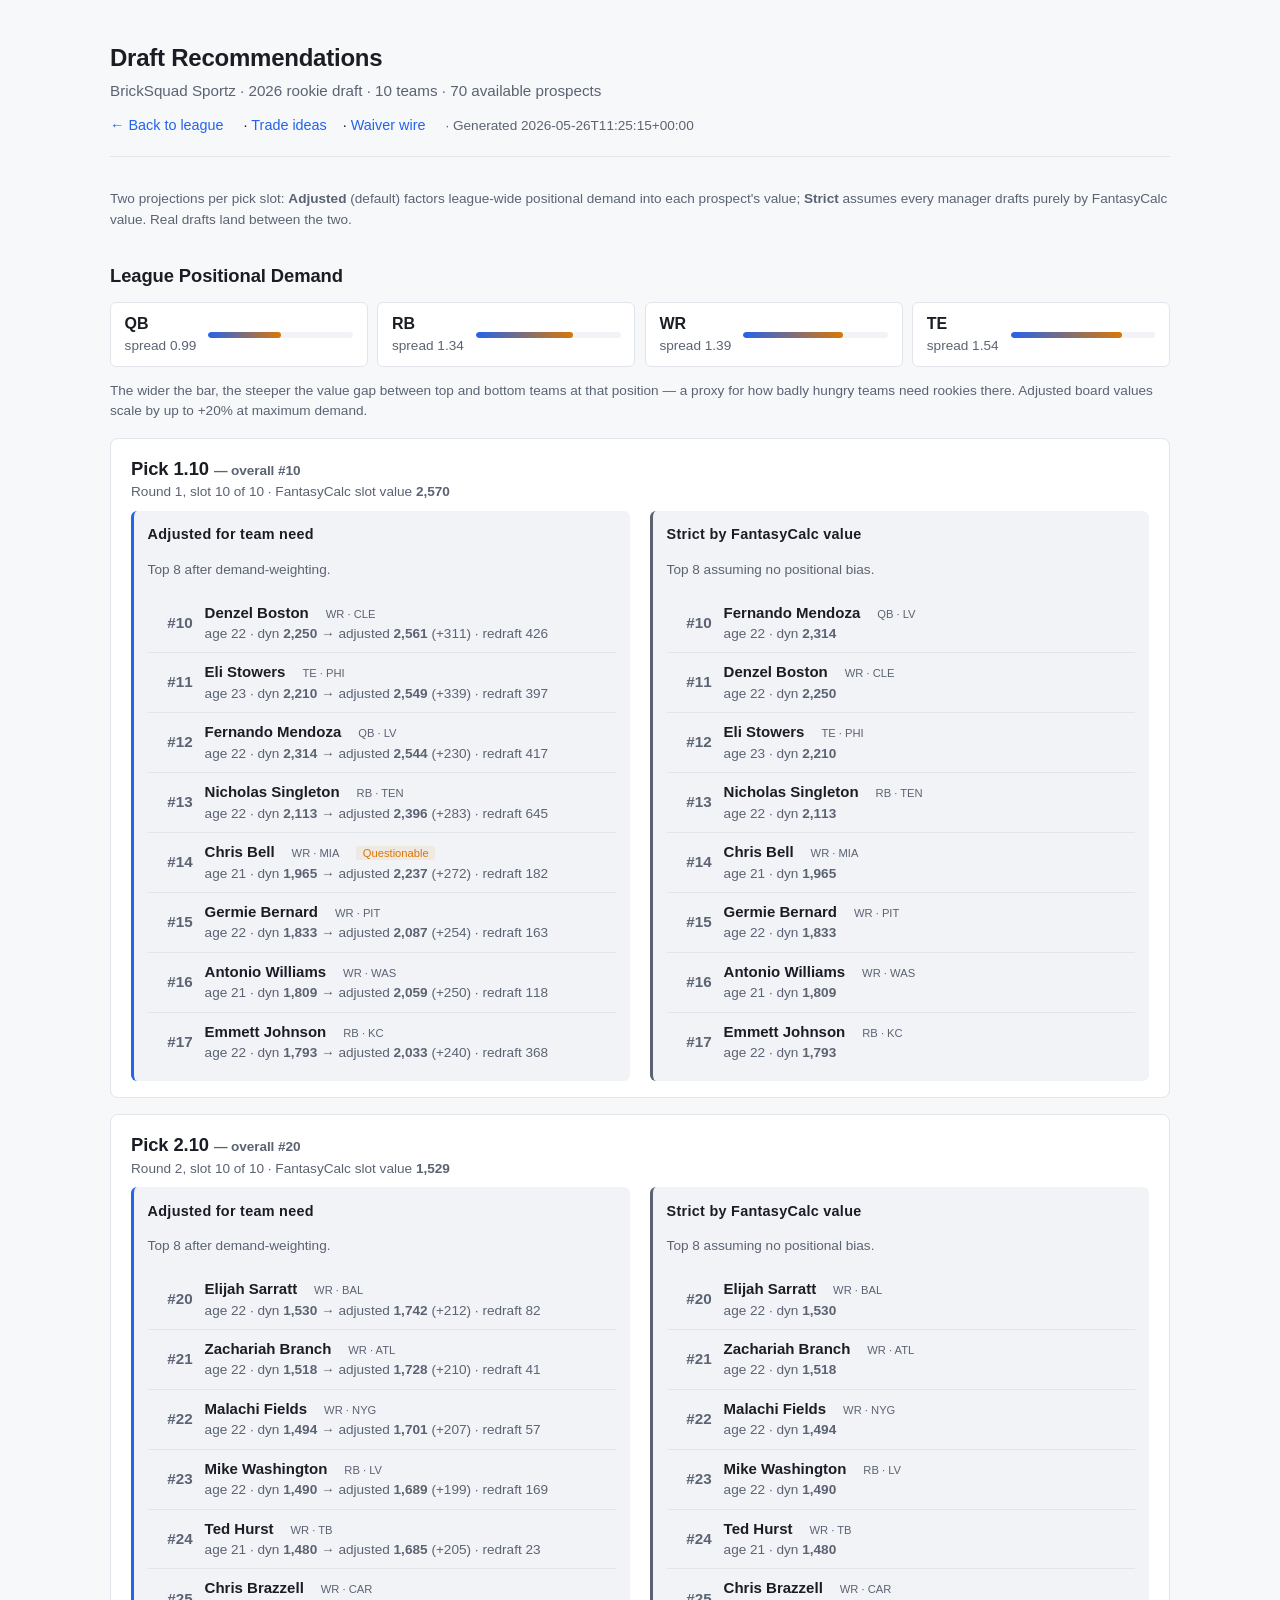
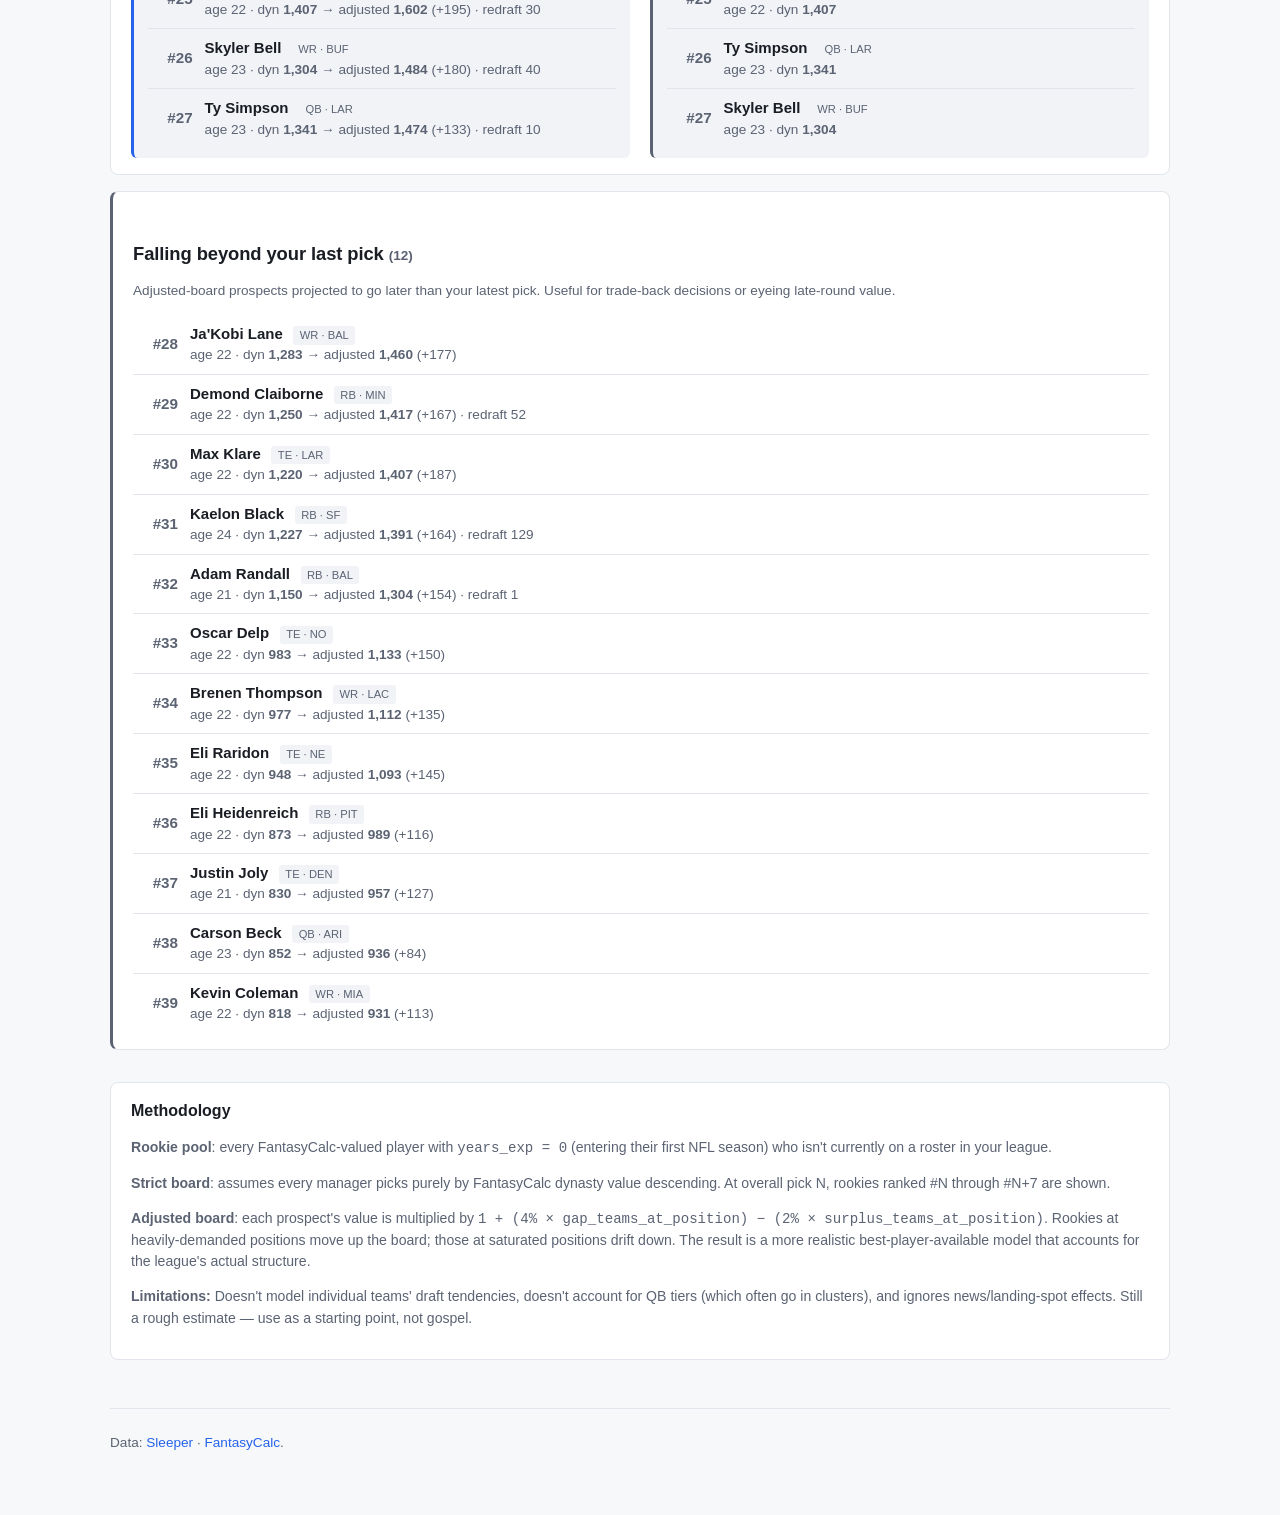
<file: site/leagues/bricksquad-sportz/draft/index.html>
<!doctype html>
<html lang="en">
<head>
  <meta charset="utf-8">
  <meta name="viewport" content="width=device-width,initial-scale=1">
  <title>BrickSquad Sportz — Draft Recommendations</title>
<meta property="og:type" content="website">
<meta property="og:site_name" content="Dynasty Tools">
<meta property="og:title" content="Draft Recommendations — BrickSquad Sportz">
<meta property="og:description" content="Projected rookie board at your pick slots, with team-need adjustment based on league-wide positional demand.">
<meta property="og:image" content="https://stephenmsoward-cmd.github.io/Stephen-dynasty-football-assistant/og.png">
<meta property="og:url" content="https://stephenmsoward-cmd.github.io/Stephen-dynasty-football-assistant/leagues/bricksquad-sportz/draft/">
<meta name="twitter:card" content="summary_large_image">
<meta name="twitter:title" content="Draft Recommendations — BrickSquad Sportz">
<meta name="twitter:description" content="Projected rookie board at your pick slots, with team-need adjustment based on league-wide positional demand.">
<meta name="twitter:image" content="https://stephenmsoward-cmd.github.io/Stephen-dynasty-football-assistant/og.png">
<meta name="description" content="Projected rookie board at your pick slots, with team-need adjustment based on league-wide positional demand.">  <link rel="stylesheet" href="../../../style.css">
</head>
<body class="mode-dynasty">
<div class="container">
  <header class="site">
    <h1>Draft Recommendations</h1>
    <div class="tagline">
      BrickSquad Sportz &middot; 2026 rookie draft &middot;
      10 teams &middot;
      70 available prospects
    </div>
    <nav>
      <a href="../">&larr; Back to league</a>
&middot; <a href="../trades/">Trade ideas</a>&middot; <a href="../waivers/">Waiver wire</a>      <span class="muted small">&middot; Generated 2026-05-26T11:25:15+00:00</span>
    </nav>
  </header>

  <p class="muted small" style="margin-top: 0.5rem;">
    Two projections per pick slot: <strong>Adjusted</strong> (default) factors
    league-wide positional demand into each prospect's value;
    <strong>Strict</strong> assumes every manager drafts purely by FantasyCalc
    value. Real drafts land between the two.
  </p>

  <h2>League Positional Demand</h2>
  <div class="demand-grid">
    <div class="demand-card">
      <div>
        <div class="demand-pos">QB</div>
        <div class="muted small">
          spread 0.99
        </div>
      </div>
      <div class="demand-meter" title="Demand score: 0.497">
        <div class="demand-meter-fill" style="width: 50%;"></div>
      </div>
    </div>
    <div class="demand-card">
      <div>
        <div class="demand-pos">RB</div>
        <div class="muted small">
          spread 1.34
        </div>
      </div>
      <div class="demand-meter" title="Demand score: 0.67">
        <div class="demand-meter-fill" style="width: 67%;"></div>
      </div>
    </div>
    <div class="demand-card">
      <div>
        <div class="demand-pos">WR</div>
        <div class="muted small">
          spread 1.39
        </div>
      </div>
      <div class="demand-meter" title="Demand score: 0.693">
        <div class="demand-meter-fill" style="width: 69%;"></div>
      </div>
    </div>
    <div class="demand-card">
      <div>
        <div class="demand-pos">TE</div>
        <div class="muted small">
          spread 1.54
        </div>
      </div>
      <div class="demand-meter" title="Demand score: 0.768">
        <div class="demand-meter-fill" style="width: 77%;"></div>
      </div>
    </div>
  </div>
  <p class="muted small">
    The wider the bar, the steeper the value gap between top and bottom teams
    at that position — a proxy for how badly hungry teams need rookies there.
    Adjusted board values scale by up to +20% at maximum demand.
  </p>



  <section class="draft-slot">
    <header class="draft-slot-header">
      <div>
        <h2>Pick 1.10
          <span class="muted small">— overall #10</span>
        </h2>
        <div class="muted small">
          Round 1, slot 10 of 10
          &middot; FantasyCalc slot value <strong>2,570</strong>
        </div>
      </div>
    </header>

    <div class="draft-board-cols">
      <div class="draft-board-col">
        <h3 class="draft-board-title">Adjusted for team need</h3>
        <p class="muted small">Top 8 after demand-weighting.</p>
  <article class="prospect-row ">
    <div class="prospect-rank">#10</div>
    <div class="prospect-main">
      <div>
        <span class="trade-player-name">Denzel Boston</span>
        <span class="pos-tag">WR · CLE</span>
      </div>
      <div class="muted small">
age 22 &middot;         dyn <strong>2,250</strong>
        → adjusted <strong>2,561</strong>
        <span class="muted small">(+311)</span>
&middot; redraft 426      </div>
    </div>
  </article>
  <article class="prospect-row ">
    <div class="prospect-rank">#11</div>
    <div class="prospect-main">
      <div>
        <span class="trade-player-name">Eli Stowers</span>
        <span class="pos-tag">TE · PHI</span>
      </div>
      <div class="muted small">
age 23 &middot;         dyn <strong>2,210</strong>
        → adjusted <strong>2,549</strong>
        <span class="muted small">(+339)</span>
&middot; redraft 397      </div>
    </div>
  </article>
  <article class="prospect-row ">
    <div class="prospect-rank">#12</div>
    <div class="prospect-main">
      <div>
        <span class="trade-player-name">Fernando Mendoza</span>
        <span class="pos-tag">QB · LV</span>
      </div>
      <div class="muted small">
age 22 &middot;         dyn <strong>2,314</strong>
        → adjusted <strong>2,544</strong>
        <span class="muted small">(+230)</span>
&middot; redraft 417      </div>
    </div>
  </article>
  <article class="prospect-row ">
    <div class="prospect-rank">#13</div>
    <div class="prospect-main">
      <div>
        <span class="trade-player-name">Nicholas Singleton</span>
        <span class="pos-tag">RB · TEN</span>
      </div>
      <div class="muted small">
age 22 &middot;         dyn <strong>2,113</strong>
        → adjusted <strong>2,396</strong>
        <span class="muted small">(+283)</span>
&middot; redraft 645      </div>
    </div>
  </article>
  <article class="prospect-row ">
    <div class="prospect-rank">#14</div>
    <div class="prospect-main">
      <div>
        <span class="trade-player-name">Chris Bell</span>
        <span class="pos-tag">WR · MIA</span>
<span class="injury Q">Questionable</span>      </div>
      <div class="muted small">
age 21 &middot;         dyn <strong>1,965</strong>
        → adjusted <strong>2,237</strong>
        <span class="muted small">(+272)</span>
&middot; redraft 182      </div>
    </div>
  </article>
  <article class="prospect-row ">
    <div class="prospect-rank">#15</div>
    <div class="prospect-main">
      <div>
        <span class="trade-player-name">Germie Bernard</span>
        <span class="pos-tag">WR · PIT</span>
      </div>
      <div class="muted small">
age 22 &middot;         dyn <strong>1,833</strong>
        → adjusted <strong>2,087</strong>
        <span class="muted small">(+254)</span>
&middot; redraft 163      </div>
    </div>
  </article>
  <article class="prospect-row ">
    <div class="prospect-rank">#16</div>
    <div class="prospect-main">
      <div>
        <span class="trade-player-name">Antonio Williams</span>
        <span class="pos-tag">WR · WAS</span>
      </div>
      <div class="muted small">
age 21 &middot;         dyn <strong>1,809</strong>
        → adjusted <strong>2,059</strong>
        <span class="muted small">(+250)</span>
&middot; redraft 118      </div>
    </div>
  </article>
  <article class="prospect-row ">
    <div class="prospect-rank">#17</div>
    <div class="prospect-main">
      <div>
        <span class="trade-player-name">Emmett Johnson</span>
        <span class="pos-tag">RB · KC</span>
      </div>
      <div class="muted small">
age 22 &middot;         dyn <strong>1,793</strong>
        → adjusted <strong>2,033</strong>
        <span class="muted small">(+240)</span>
&middot; redraft 368      </div>
    </div>
  </article>
      </div>
      <div class="draft-board-col">
        <h3 class="draft-board-title">Strict by FantasyCalc value</h3>
        <p class="muted small">Top 8 assuming no positional bias.</p>
  <article class="prospect-row ">
    <div class="prospect-rank">#10</div>
    <div class="prospect-main">
      <div>
        <span class="trade-player-name">Fernando Mendoza</span>
        <span class="pos-tag">QB · LV</span>
      </div>
      <div class="muted small">
age 22 &middot;         dyn <strong>2,314</strong>
      </div>
    </div>
  </article>
  <article class="prospect-row ">
    <div class="prospect-rank">#11</div>
    <div class="prospect-main">
      <div>
        <span class="trade-player-name">Denzel Boston</span>
        <span class="pos-tag">WR · CLE</span>
      </div>
      <div class="muted small">
age 22 &middot;         dyn <strong>2,250</strong>
      </div>
    </div>
  </article>
  <article class="prospect-row ">
    <div class="prospect-rank">#12</div>
    <div class="prospect-main">
      <div>
        <span class="trade-player-name">Eli Stowers</span>
        <span class="pos-tag">TE · PHI</span>
      </div>
      <div class="muted small">
age 23 &middot;         dyn <strong>2,210</strong>
      </div>
    </div>
  </article>
  <article class="prospect-row ">
    <div class="prospect-rank">#13</div>
    <div class="prospect-main">
      <div>
        <span class="trade-player-name">Nicholas Singleton</span>
        <span class="pos-tag">RB · TEN</span>
      </div>
      <div class="muted small">
age 22 &middot;         dyn <strong>2,113</strong>
      </div>
    </div>
  </article>
  <article class="prospect-row ">
    <div class="prospect-rank">#14</div>
    <div class="prospect-main">
      <div>
        <span class="trade-player-name">Chris Bell</span>
        <span class="pos-tag">WR · MIA</span>
      </div>
      <div class="muted small">
age 21 &middot;         dyn <strong>1,965</strong>
      </div>
    </div>
  </article>
  <article class="prospect-row ">
    <div class="prospect-rank">#15</div>
    <div class="prospect-main">
      <div>
        <span class="trade-player-name">Germie Bernard</span>
        <span class="pos-tag">WR · PIT</span>
      </div>
      <div class="muted small">
age 22 &middot;         dyn <strong>1,833</strong>
      </div>
    </div>
  </article>
  <article class="prospect-row ">
    <div class="prospect-rank">#16</div>
    <div class="prospect-main">
      <div>
        <span class="trade-player-name">Antonio Williams</span>
        <span class="pos-tag">WR · WAS</span>
      </div>
      <div class="muted small">
age 21 &middot;         dyn <strong>1,809</strong>
      </div>
    </div>
  </article>
  <article class="prospect-row ">
    <div class="prospect-rank">#17</div>
    <div class="prospect-main">
      <div>
        <span class="trade-player-name">Emmett Johnson</span>
        <span class="pos-tag">RB · KC</span>
      </div>
      <div class="muted small">
age 22 &middot;         dyn <strong>1,793</strong>
      </div>
    </div>
  </article>
      </div>
    </div>
  </section>
  <section class="draft-slot">
    <header class="draft-slot-header">
      <div>
        <h2>Pick 2.10
          <span class="muted small">— overall #20</span>
        </h2>
        <div class="muted small">
          Round 2, slot 10 of 10
          &middot; FantasyCalc slot value <strong>1,529</strong>
        </div>
      </div>
    </header>

    <div class="draft-board-cols">
      <div class="draft-board-col">
        <h3 class="draft-board-title">Adjusted for team need</h3>
        <p class="muted small">Top 8 after demand-weighting.</p>
  <article class="prospect-row ">
    <div class="prospect-rank">#20</div>
    <div class="prospect-main">
      <div>
        <span class="trade-player-name">Elijah Sarratt</span>
        <span class="pos-tag">WR · BAL</span>
      </div>
      <div class="muted small">
age 22 &middot;         dyn <strong>1,530</strong>
        → adjusted <strong>1,742</strong>
        <span class="muted small">(+212)</span>
&middot; redraft 82      </div>
    </div>
  </article>
  <article class="prospect-row ">
    <div class="prospect-rank">#21</div>
    <div class="prospect-main">
      <div>
        <span class="trade-player-name">Zachariah Branch</span>
        <span class="pos-tag">WR · ATL</span>
      </div>
      <div class="muted small">
age 22 &middot;         dyn <strong>1,518</strong>
        → adjusted <strong>1,728</strong>
        <span class="muted small">(+210)</span>
&middot; redraft 41      </div>
    </div>
  </article>
  <article class="prospect-row ">
    <div class="prospect-rank">#22</div>
    <div class="prospect-main">
      <div>
        <span class="trade-player-name">Malachi Fields</span>
        <span class="pos-tag">WR · NYG</span>
      </div>
      <div class="muted small">
age 22 &middot;         dyn <strong>1,494</strong>
        → adjusted <strong>1,701</strong>
        <span class="muted small">(+207)</span>
&middot; redraft 57      </div>
    </div>
  </article>
  <article class="prospect-row ">
    <div class="prospect-rank">#23</div>
    <div class="prospect-main">
      <div>
        <span class="trade-player-name">Mike Washington</span>
        <span class="pos-tag">RB · LV</span>
      </div>
      <div class="muted small">
age 22 &middot;         dyn <strong>1,490</strong>
        → adjusted <strong>1,689</strong>
        <span class="muted small">(+199)</span>
&middot; redraft 169      </div>
    </div>
  </article>
  <article class="prospect-row ">
    <div class="prospect-rank">#24</div>
    <div class="prospect-main">
      <div>
        <span class="trade-player-name">Ted Hurst</span>
        <span class="pos-tag">WR · TB</span>
      </div>
      <div class="muted small">
age 21 &middot;         dyn <strong>1,480</strong>
        → adjusted <strong>1,685</strong>
        <span class="muted small">(+205)</span>
&middot; redraft 23      </div>
    </div>
  </article>
  <article class="prospect-row ">
    <div class="prospect-rank">#25</div>
    <div class="prospect-main">
      <div>
        <span class="trade-player-name">Chris Brazzell</span>
        <span class="pos-tag">WR · CAR</span>
      </div>
      <div class="muted small">
age 22 &middot;         dyn <strong>1,407</strong>
        → adjusted <strong>1,602</strong>
        <span class="muted small">(+195)</span>
&middot; redraft 30      </div>
    </div>
  </article>
  <article class="prospect-row ">
    <div class="prospect-rank">#26</div>
    <div class="prospect-main">
      <div>
        <span class="trade-player-name">Skyler Bell</span>
        <span class="pos-tag">WR · BUF</span>
      </div>
      <div class="muted small">
age 23 &middot;         dyn <strong>1,304</strong>
        → adjusted <strong>1,484</strong>
        <span class="muted small">(+180)</span>
&middot; redraft 40      </div>
    </div>
  </article>
  <article class="prospect-row ">
    <div class="prospect-rank">#27</div>
    <div class="prospect-main">
      <div>
        <span class="trade-player-name">Ty Simpson</span>
        <span class="pos-tag">QB · LAR</span>
      </div>
      <div class="muted small">
age 23 &middot;         dyn <strong>1,341</strong>
        → adjusted <strong>1,474</strong>
        <span class="muted small">(+133)</span>
&middot; redraft 10      </div>
    </div>
  </article>
      </div>
      <div class="draft-board-col">
        <h3 class="draft-board-title">Strict by FantasyCalc value</h3>
        <p class="muted small">Top 8 assuming no positional bias.</p>
  <article class="prospect-row ">
    <div class="prospect-rank">#20</div>
    <div class="prospect-main">
      <div>
        <span class="trade-player-name">Elijah Sarratt</span>
        <span class="pos-tag">WR · BAL</span>
      </div>
      <div class="muted small">
age 22 &middot;         dyn <strong>1,530</strong>
      </div>
    </div>
  </article>
  <article class="prospect-row ">
    <div class="prospect-rank">#21</div>
    <div class="prospect-main">
      <div>
        <span class="trade-player-name">Zachariah Branch</span>
        <span class="pos-tag">WR · ATL</span>
      </div>
      <div class="muted small">
age 22 &middot;         dyn <strong>1,518</strong>
      </div>
    </div>
  </article>
  <article class="prospect-row ">
    <div class="prospect-rank">#22</div>
    <div class="prospect-main">
      <div>
        <span class="trade-player-name">Malachi Fields</span>
        <span class="pos-tag">WR · NYG</span>
      </div>
      <div class="muted small">
age 22 &middot;         dyn <strong>1,494</strong>
      </div>
    </div>
  </article>
  <article class="prospect-row ">
    <div class="prospect-rank">#23</div>
    <div class="prospect-main">
      <div>
        <span class="trade-player-name">Mike Washington</span>
        <span class="pos-tag">RB · LV</span>
      </div>
      <div class="muted small">
age 22 &middot;         dyn <strong>1,490</strong>
      </div>
    </div>
  </article>
  <article class="prospect-row ">
    <div class="prospect-rank">#24</div>
    <div class="prospect-main">
      <div>
        <span class="trade-player-name">Ted Hurst</span>
        <span class="pos-tag">WR · TB</span>
      </div>
      <div class="muted small">
age 21 &middot;         dyn <strong>1,480</strong>
      </div>
    </div>
  </article>
  <article class="prospect-row ">
    <div class="prospect-rank">#25</div>
    <div class="prospect-main">
      <div>
        <span class="trade-player-name">Chris Brazzell</span>
        <span class="pos-tag">WR · CAR</span>
      </div>
      <div class="muted small">
age 22 &middot;         dyn <strong>1,407</strong>
      </div>
    </div>
  </article>
  <article class="prospect-row ">
    <div class="prospect-rank">#26</div>
    <div class="prospect-main">
      <div>
        <span class="trade-player-name">Ty Simpson</span>
        <span class="pos-tag">QB · LAR</span>
      </div>
      <div class="muted small">
age 23 &middot;         dyn <strong>1,341</strong>
      </div>
    </div>
  </article>
  <article class="prospect-row ">
    <div class="prospect-rank">#27</div>
    <div class="prospect-main">
      <div>
        <span class="trade-player-name">Skyler Bell</span>
        <span class="pos-tag">WR · BUF</span>
      </div>
      <div class="muted small">
age 23 &middot;         dyn <strong>1,304</strong>
      </div>
    </div>
  </article>
      </div>
    </div>
  </section>

  <section class="draft-slot draft-later">
    <h2>Falling beyond your last pick <span class="muted small">(12)</span></h2>
    <p class="muted small">
      Adjusted-board prospects projected to go later than your latest pick.
      Useful for trade-back decisions or eyeing late-round value.
    </p>
  <article class="prospect-row ">
    <div class="prospect-rank">#28</div>
    <div class="prospect-main">
      <div>
        <span class="trade-player-name">Ja'Kobi Lane</span>
        <span class="pos-tag">WR · BAL</span>
      </div>
      <div class="muted small">
age 22 &middot;         dyn <strong>1,283</strong>
        → adjusted <strong>1,460</strong>
        <span class="muted small">(+177)</span>
      </div>
    </div>
  </article>
  <article class="prospect-row ">
    <div class="prospect-rank">#29</div>
    <div class="prospect-main">
      <div>
        <span class="trade-player-name">Demond Claiborne</span>
        <span class="pos-tag">RB · MIN</span>
      </div>
      <div class="muted small">
age 22 &middot;         dyn <strong>1,250</strong>
        → adjusted <strong>1,417</strong>
        <span class="muted small">(+167)</span>
&middot; redraft 52      </div>
    </div>
  </article>
  <article class="prospect-row ">
    <div class="prospect-rank">#30</div>
    <div class="prospect-main">
      <div>
        <span class="trade-player-name">Max Klare</span>
        <span class="pos-tag">TE · LAR</span>
      </div>
      <div class="muted small">
age 22 &middot;         dyn <strong>1,220</strong>
        → adjusted <strong>1,407</strong>
        <span class="muted small">(+187)</span>
      </div>
    </div>
  </article>
  <article class="prospect-row ">
    <div class="prospect-rank">#31</div>
    <div class="prospect-main">
      <div>
        <span class="trade-player-name">Kaelon Black</span>
        <span class="pos-tag">RB · SF</span>
      </div>
      <div class="muted small">
age 24 &middot;         dyn <strong>1,227</strong>
        → adjusted <strong>1,391</strong>
        <span class="muted small">(+164)</span>
&middot; redraft 129      </div>
    </div>
  </article>
  <article class="prospect-row ">
    <div class="prospect-rank">#32</div>
    <div class="prospect-main">
      <div>
        <span class="trade-player-name">Adam Randall</span>
        <span class="pos-tag">RB · BAL</span>
      </div>
      <div class="muted small">
age 21 &middot;         dyn <strong>1,150</strong>
        → adjusted <strong>1,304</strong>
        <span class="muted small">(+154)</span>
&middot; redraft 1      </div>
    </div>
  </article>
  <article class="prospect-row ">
    <div class="prospect-rank">#33</div>
    <div class="prospect-main">
      <div>
        <span class="trade-player-name">Oscar Delp</span>
        <span class="pos-tag">TE · NO</span>
      </div>
      <div class="muted small">
age 22 &middot;         dyn <strong>983</strong>
        → adjusted <strong>1,133</strong>
        <span class="muted small">(+150)</span>
      </div>
    </div>
  </article>
  <article class="prospect-row ">
    <div class="prospect-rank">#34</div>
    <div class="prospect-main">
      <div>
        <span class="trade-player-name">Brenen Thompson</span>
        <span class="pos-tag">WR · LAC</span>
      </div>
      <div class="muted small">
age 22 &middot;         dyn <strong>977</strong>
        → adjusted <strong>1,112</strong>
        <span class="muted small">(+135)</span>
      </div>
    </div>
  </article>
  <article class="prospect-row ">
    <div class="prospect-rank">#35</div>
    <div class="prospect-main">
      <div>
        <span class="trade-player-name">Eli Raridon</span>
        <span class="pos-tag">TE · NE</span>
      </div>
      <div class="muted small">
age 22 &middot;         dyn <strong>948</strong>
        → adjusted <strong>1,093</strong>
        <span class="muted small">(+145)</span>
      </div>
    </div>
  </article>
  <article class="prospect-row ">
    <div class="prospect-rank">#36</div>
    <div class="prospect-main">
      <div>
        <span class="trade-player-name">Eli Heidenreich</span>
        <span class="pos-tag">RB · PIT</span>
      </div>
      <div class="muted small">
age 22 &middot;         dyn <strong>873</strong>
        → adjusted <strong>989</strong>
        <span class="muted small">(+116)</span>
      </div>
    </div>
  </article>
  <article class="prospect-row ">
    <div class="prospect-rank">#37</div>
    <div class="prospect-main">
      <div>
        <span class="trade-player-name">Justin Joly</span>
        <span class="pos-tag">TE · DEN</span>
      </div>
      <div class="muted small">
age 21 &middot;         dyn <strong>830</strong>
        → adjusted <strong>957</strong>
        <span class="muted small">(+127)</span>
      </div>
    </div>
  </article>
  <article class="prospect-row ">
    <div class="prospect-rank">#38</div>
    <div class="prospect-main">
      <div>
        <span class="trade-player-name">Carson Beck</span>
        <span class="pos-tag">QB · ARI</span>
      </div>
      <div class="muted small">
age 23 &middot;         dyn <strong>852</strong>
        → adjusted <strong>936</strong>
        <span class="muted small">(+84)</span>
      </div>
    </div>
  </article>
  <article class="prospect-row ">
    <div class="prospect-rank">#39</div>
    <div class="prospect-main">
      <div>
        <span class="trade-player-name">Kevin Coleman</span>
        <span class="pos-tag">WR · MIA</span>
      </div>
      <div class="muted small">
age 22 &middot;         dyn <strong>818</strong>
        → adjusted <strong>931</strong>
        <span class="muted small">(+113)</span>
      </div>
    </div>
  </article>
  </section>

  <div class="methodology">
    <h3>Methodology</h3>
    <p>
      <strong>Rookie pool</strong>: every FantasyCalc-valued player with
      <code>years_exp = 0</code> (entering their first NFL season) who isn't
      currently on a roster in your league.
    </p>
    <p>
      <strong>Strict board</strong>: assumes every manager picks purely by
      FantasyCalc dynasty value descending. At overall pick N, rookies
      ranked #N through #N+7 are shown.
    </p>
    <p>
      <strong>Adjusted board</strong>: each prospect's value is multiplied
      by <code>1 + (4% × gap_teams_at_position) − (2% × surplus_teams_at_position)</code>.
      Rookies at heavily-demanded positions move up the board; those at
      saturated positions drift down. The result is a more realistic
      best-player-available model that accounts for the league's actual
      structure.
    </p>
    <p>
      <strong>Limitations:</strong> Doesn't model individual teams' draft
      tendencies, doesn't account for QB tiers (which often go in clusters),
      and ignores news/landing-spot effects. Still a rough estimate — use as
      a starting point, not gospel.
    </p>
  </div>

  <footer class="site">
    Data: <a href="https://docs.sleeper.com">Sleeper</a> &middot;
    <a href="https://fantasycalc.com">FantasyCalc</a>.
  </footer>
</div>
<script src="../../../app.js"></script>
</body>
</html>
</file>
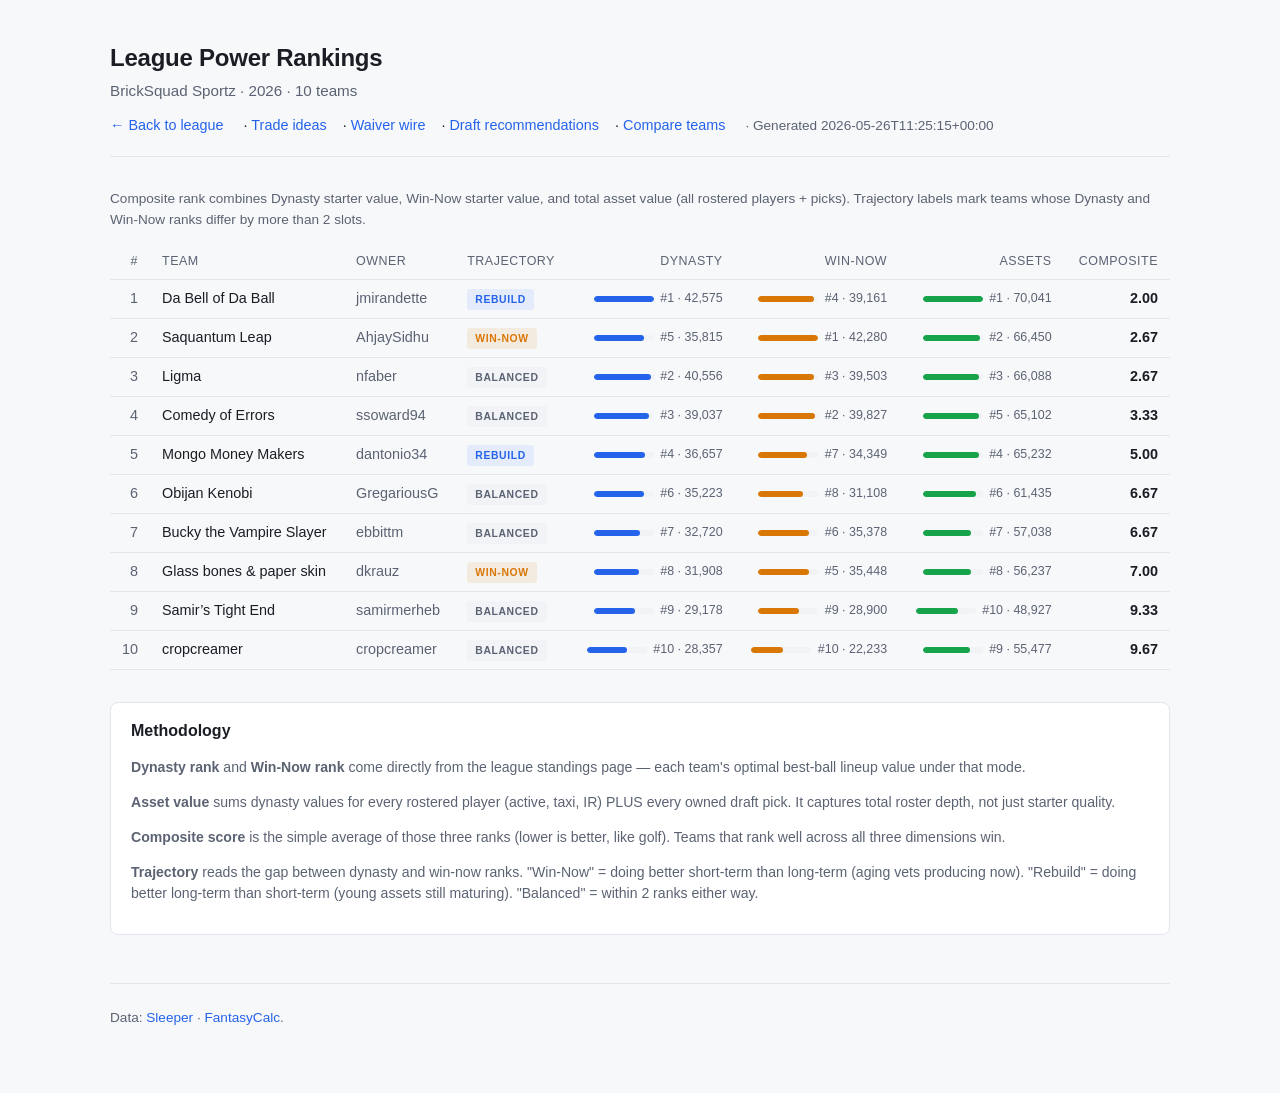
<file: site/leagues/bricksquad-sportz/rankings/index.html>
<!doctype html>
<html lang="en">
<head>
  <meta charset="utf-8">
  <meta name="viewport" content="width=device-width,initial-scale=1">
  <title>BrickSquad Sportz — League Power Rankings</title>
<meta property="og:type" content="website">
<meta property="og:site_name" content="Dynasty Tools">
<meta property="og:title" content="Power Rankings — BrickSquad Sportz">
<meta property="og:description" content="Composite rank combining Dynasty starter value, Win-Now starter value, and total dynasty asset value (players + picks). Trajectory tags per team.">
<meta property="og:image" content="https://stephenmsoward-cmd.github.io/Stephen-dynasty-football-assistant/og.png">
<meta property="og:url" content="https://stephenmsoward-cmd.github.io/Stephen-dynasty-football-assistant/leagues/bricksquad-sportz/rankings/">
<meta name="twitter:card" content="summary_large_image">
<meta name="twitter:title" content="Power Rankings — BrickSquad Sportz">
<meta name="twitter:description" content="Composite rank combining Dynasty starter value, Win-Now starter value, and total dynasty asset value (players + picks). Trajectory tags per team.">
<meta name="twitter:image" content="https://stephenmsoward-cmd.github.io/Stephen-dynasty-football-assistant/og.png">
<meta name="description" content="Composite rank combining Dynasty starter value, Win-Now starter value, and total dynasty asset value (players + picks). Trajectory tags per team.">  <link rel="stylesheet" href="../../../style.css">
</head>
<body class="mode-dynasty">
<div class="container">
  <header class="site">
    <h1>League Power Rankings</h1>
    <div class="tagline">
      BrickSquad Sportz &middot; 2026 &middot;
      10 teams
    </div>
    <nav>
      <a href="../">&larr; Back to league</a>
&middot; <a href="../trades/">Trade ideas</a>&middot; <a href="../waivers/">Waiver wire</a>&middot; <a href="../draft/">Draft recommendations</a>&middot; <a href="../compare/">Compare teams</a>      <span class="muted small">&middot; Generated 2026-05-26T11:25:15+00:00</span>
    </nav>
  </header>

  <p class="muted small" style="margin-top: 0.5rem;">
    Composite rank combines Dynasty starter value, Win-Now starter value, and
    total asset value (all rostered players + picks). Trajectory labels mark
    teams whose Dynasty and Win-Now ranks differ by more than 2 slots.
  </p>

  <table class="standings power-rankings">
    <thead>
      <tr>
        <th class="num">#</th>
        <th>Team</th>
        <th class="hide-mobile">Owner</th>
        <th>Trajectory</th>
        <th class="num">Dynasty</th>
        <th class="num">Win-Now</th>
        <th class="num">Assets</th>
        <th class="num">Composite</th>
      </tr>
    </thead>
    <tbody>
      <tr>
        <td class="num rank">1</td>
        <td>
          <div>Da Bell of Da Ball</div>
        </td>
        <td class="muted hide-mobile">jmirandette</td>
        <td>
          <span class="trajectory-badge trajectory-rebuild">
            rebuild
          </span>
        </td>
        <td class="num">
          <div class="rank-bar-row">
            <span class="rank-bar"><span class="rank-bar-fill" style="width: 100%; background: var(--accent);"></span></span>
            <span class="rank-bar-label">#1 · 42,575</span>
          </div>
        </td>
        <td class="num">
          <div class="rank-bar-row">
            <span class="rank-bar"><span class="rank-bar-fill" style="width: 93%; background: var(--warn);"></span></span>
            <span class="rank-bar-label">#4 · 39,161</span>
          </div>
        </td>
        <td class="num">
          <div class="rank-bar-row">
            <span class="rank-bar"><span class="rank-bar-fill" style="width: 100%; background: var(--good);"></span></span>
            <span class="rank-bar-label">#1 · 70,041</span>
          </div>
        </td>
        <td class="num"><strong>2.00</strong></td>
      </tr>
      <tr>
        <td class="num rank">2</td>
        <td>
          <div>Saquantum Leap</div>
        </td>
        <td class="muted hide-mobile">AhjaySidhu</td>
        <td>
          <span class="trajectory-badge trajectory-win-now">
            win-now
          </span>
        </td>
        <td class="num">
          <div class="rank-bar-row">
            <span class="rank-bar"><span class="rank-bar-fill" style="width: 84%; background: var(--accent);"></span></span>
            <span class="rank-bar-label">#5 · 35,815</span>
          </div>
        </td>
        <td class="num">
          <div class="rank-bar-row">
            <span class="rank-bar"><span class="rank-bar-fill" style="width: 100%; background: var(--warn);"></span></span>
            <span class="rank-bar-label">#1 · 42,280</span>
          </div>
        </td>
        <td class="num">
          <div class="rank-bar-row">
            <span class="rank-bar"><span class="rank-bar-fill" style="width: 95%; background: var(--good);"></span></span>
            <span class="rank-bar-label">#2 · 66,450</span>
          </div>
        </td>
        <td class="num"><strong>2.67</strong></td>
      </tr>
      <tr>
        <td class="num rank">3</td>
        <td>
          <div>Ligma</div>
        </td>
        <td class="muted hide-mobile">nfaber</td>
        <td>
          <span class="trajectory-badge trajectory-balanced">
            balanced
          </span>
        </td>
        <td class="num">
          <div class="rank-bar-row">
            <span class="rank-bar"><span class="rank-bar-fill" style="width: 95%; background: var(--accent);"></span></span>
            <span class="rank-bar-label">#2 · 40,556</span>
          </div>
        </td>
        <td class="num">
          <div class="rank-bar-row">
            <span class="rank-bar"><span class="rank-bar-fill" style="width: 93%; background: var(--warn);"></span></span>
            <span class="rank-bar-label">#3 · 39,503</span>
          </div>
        </td>
        <td class="num">
          <div class="rank-bar-row">
            <span class="rank-bar"><span class="rank-bar-fill" style="width: 94%; background: var(--good);"></span></span>
            <span class="rank-bar-label">#3 · 66,088</span>
          </div>
        </td>
        <td class="num"><strong>2.67</strong></td>
      </tr>
      <tr>
        <td class="num rank">4</td>
        <td>
          <div>Comedy of Errors</div>
        </td>
        <td class="muted hide-mobile">ssoward94</td>
        <td>
          <span class="trajectory-badge trajectory-balanced">
            balanced
          </span>
        </td>
        <td class="num">
          <div class="rank-bar-row">
            <span class="rank-bar"><span class="rank-bar-fill" style="width: 92%; background: var(--accent);"></span></span>
            <span class="rank-bar-label">#3 · 39,037</span>
          </div>
        </td>
        <td class="num">
          <div class="rank-bar-row">
            <span class="rank-bar"><span class="rank-bar-fill" style="width: 94%; background: var(--warn);"></span></span>
            <span class="rank-bar-label">#2 · 39,827</span>
          </div>
        </td>
        <td class="num">
          <div class="rank-bar-row">
            <span class="rank-bar"><span class="rank-bar-fill" style="width: 93%; background: var(--good);"></span></span>
            <span class="rank-bar-label">#5 · 65,102</span>
          </div>
        </td>
        <td class="num"><strong>3.33</strong></td>
      </tr>
      <tr>
        <td class="num rank">5</td>
        <td>
          <div>Mongo Money Makers</div>
        </td>
        <td class="muted hide-mobile">dantonio34</td>
        <td>
          <span class="trajectory-badge trajectory-rebuild">
            rebuild
          </span>
        </td>
        <td class="num">
          <div class="rank-bar-row">
            <span class="rank-bar"><span class="rank-bar-fill" style="width: 86%; background: var(--accent);"></span></span>
            <span class="rank-bar-label">#4 · 36,657</span>
          </div>
        </td>
        <td class="num">
          <div class="rank-bar-row">
            <span class="rank-bar"><span class="rank-bar-fill" style="width: 81%; background: var(--warn);"></span></span>
            <span class="rank-bar-label">#7 · 34,349</span>
          </div>
        </td>
        <td class="num">
          <div class="rank-bar-row">
            <span class="rank-bar"><span class="rank-bar-fill" style="width: 93%; background: var(--good);"></span></span>
            <span class="rank-bar-label">#4 · 65,232</span>
          </div>
        </td>
        <td class="num"><strong>5.00</strong></td>
      </tr>
      <tr>
        <td class="num rank">6</td>
        <td>
          <div>Obijan Kenobi</div>
        </td>
        <td class="muted hide-mobile">GregariousG</td>
        <td>
          <span class="trajectory-badge trajectory-balanced">
            balanced
          </span>
        </td>
        <td class="num">
          <div class="rank-bar-row">
            <span class="rank-bar"><span class="rank-bar-fill" style="width: 83%; background: var(--accent);"></span></span>
            <span class="rank-bar-label">#6 · 35,223</span>
          </div>
        </td>
        <td class="num">
          <div class="rank-bar-row">
            <span class="rank-bar"><span class="rank-bar-fill" style="width: 74%; background: var(--warn);"></span></span>
            <span class="rank-bar-label">#8 · 31,108</span>
          </div>
        </td>
        <td class="num">
          <div class="rank-bar-row">
            <span class="rank-bar"><span class="rank-bar-fill" style="width: 88%; background: var(--good);"></span></span>
            <span class="rank-bar-label">#6 · 61,435</span>
          </div>
        </td>
        <td class="num"><strong>6.67</strong></td>
      </tr>
      <tr>
        <td class="num rank">7</td>
        <td>
          <div>Bucky the Vampire Slayer</div>
        </td>
        <td class="muted hide-mobile">ebbittm</td>
        <td>
          <span class="trajectory-badge trajectory-balanced">
            balanced
          </span>
        </td>
        <td class="num">
          <div class="rank-bar-row">
            <span class="rank-bar"><span class="rank-bar-fill" style="width: 77%; background: var(--accent);"></span></span>
            <span class="rank-bar-label">#7 · 32,720</span>
          </div>
        </td>
        <td class="num">
          <div class="rank-bar-row">
            <span class="rank-bar"><span class="rank-bar-fill" style="width: 84%; background: var(--warn);"></span></span>
            <span class="rank-bar-label">#6 · 35,378</span>
          </div>
        </td>
        <td class="num">
          <div class="rank-bar-row">
            <span class="rank-bar"><span class="rank-bar-fill" style="width: 81%; background: var(--good);"></span></span>
            <span class="rank-bar-label">#7 · 57,038</span>
          </div>
        </td>
        <td class="num"><strong>6.67</strong></td>
      </tr>
      <tr>
        <td class="num rank">8</td>
        <td>
          <div>Glass bones & paper skin</div>
        </td>
        <td class="muted hide-mobile">dkrauz</td>
        <td>
          <span class="trajectory-badge trajectory-win-now">
            win-now
          </span>
        </td>
        <td class="num">
          <div class="rank-bar-row">
            <span class="rank-bar"><span class="rank-bar-fill" style="width: 75%; background: var(--accent);"></span></span>
            <span class="rank-bar-label">#8 · 31,908</span>
          </div>
        </td>
        <td class="num">
          <div class="rank-bar-row">
            <span class="rank-bar"><span class="rank-bar-fill" style="width: 84%; background: var(--warn);"></span></span>
            <span class="rank-bar-label">#5 · 35,448</span>
          </div>
        </td>
        <td class="num">
          <div class="rank-bar-row">
            <span class="rank-bar"><span class="rank-bar-fill" style="width: 80%; background: var(--good);"></span></span>
            <span class="rank-bar-label">#8 · 56,237</span>
          </div>
        </td>
        <td class="num"><strong>7.00</strong></td>
      </tr>
      <tr>
        <td class="num rank">9</td>
        <td>
          <div>Samir’s Tight End </div>
        </td>
        <td class="muted hide-mobile">samirmerheb</td>
        <td>
          <span class="trajectory-badge trajectory-balanced">
            balanced
          </span>
        </td>
        <td class="num">
          <div class="rank-bar-row">
            <span class="rank-bar"><span class="rank-bar-fill" style="width: 69%; background: var(--accent);"></span></span>
            <span class="rank-bar-label">#9 · 29,178</span>
          </div>
        </td>
        <td class="num">
          <div class="rank-bar-row">
            <span class="rank-bar"><span class="rank-bar-fill" style="width: 68%; background: var(--warn);"></span></span>
            <span class="rank-bar-label">#9 · 28,900</span>
          </div>
        </td>
        <td class="num">
          <div class="rank-bar-row">
            <span class="rank-bar"><span class="rank-bar-fill" style="width: 70%; background: var(--good);"></span></span>
            <span class="rank-bar-label">#10 · 48,927</span>
          </div>
        </td>
        <td class="num"><strong>9.33</strong></td>
      </tr>
      <tr>
        <td class="num rank">10</td>
        <td>
          <div>cropcreamer</div>
        </td>
        <td class="muted hide-mobile">cropcreamer</td>
        <td>
          <span class="trajectory-badge trajectory-balanced">
            balanced
          </span>
        </td>
        <td class="num">
          <div class="rank-bar-row">
            <span class="rank-bar"><span class="rank-bar-fill" style="width: 67%; background: var(--accent);"></span></span>
            <span class="rank-bar-label">#10 · 28,357</span>
          </div>
        </td>
        <td class="num">
          <div class="rank-bar-row">
            <span class="rank-bar"><span class="rank-bar-fill" style="width: 53%; background: var(--warn);"></span></span>
            <span class="rank-bar-label">#10 · 22,233</span>
          </div>
        </td>
        <td class="num">
          <div class="rank-bar-row">
            <span class="rank-bar"><span class="rank-bar-fill" style="width: 79%; background: var(--good);"></span></span>
            <span class="rank-bar-label">#9 · 55,477</span>
          </div>
        </td>
        <td class="num"><strong>9.67</strong></td>
      </tr>
    </tbody>
  </table>

  <div class="methodology">
    <h3>Methodology</h3>
    <p>
      <strong>Dynasty rank</strong> and <strong>Win-Now rank</strong> come
      directly from the league standings page — each team's optimal best-ball
      lineup value under that mode.
    </p>
    <p>
      <strong>Asset value</strong> sums dynasty values for every rostered
      player (active, taxi, IR) PLUS every owned draft pick. It captures
      total roster depth, not just starter quality.
    </p>
    <p>
      <strong>Composite score</strong> is the simple average of those three
      ranks (lower is better, like golf). Teams that rank well across all
      three dimensions win.
    </p>
    <p>
      <strong>Trajectory</strong> reads the gap between dynasty and win-now
      ranks. "Win-Now" = doing better short-term than long-term (aging
      vets producing now). "Rebuild" = doing better long-term than
      short-term (young assets still maturing). "Balanced" = within 2 ranks
      either way.
    </p>
  </div>

  <footer class="site">
    Data: <a href="https://docs.sleeper.com">Sleeper</a> &middot;
    <a href="https://fantasycalc.com">FantasyCalc</a>.
  </footer>
</div>
<script src="../../../app.js"></script>
</body>
</html>
</file>
<file: docs/style.css>
:root {
  color-scheme: dark light;
  --bg: #0f1115;
  --surface: #181b22;
  --surface-2: #21252e;
  --border: #2a2f3a;
  --text: #e6e8ed;
  --muted: #8b919f;
  --accent: #7aa2f7;
  --good: #9ece6a;
  --warn: #e0af68;
  --bad: #f7768e;
}

@media (prefers-color-scheme: light) {
  :root {
    --bg: #f7f8fa;
    --surface: #ffffff;
    --surface-2: #f1f3f7;
    --border: #e2e5ec;
    --text: #1a1d24;
    --muted: #5b6373;
    --accent: #2563eb;
    --good: #16a34a;
    --warn: #d97706;
    --bad: #dc2626;
  }
}

* { box-sizing: border-box; }

body {
  margin: 0;
  font-family: -apple-system, BlinkMacSystemFont, "Inter", "Segoe UI", sans-serif;
  background: var(--bg);
  color: var(--text);
  line-height: 1.5;
  font-size: 15px;
}

a { color: var(--accent); text-decoration: none; }
a:hover { text-decoration: underline; }

.container {
  max-width: 1100px;
  margin: 0 auto;
  padding: 2.5rem 1.25rem 4rem;
}

/* ---- App layout: fixed left sidebar + offset content ---- */
:root { --sidebar-w: 232px; }

.layout { min-height: 100vh; }

.sidebar {
  position: fixed;
  top: 0;
  left: 0;
  bottom: 0;
  width: var(--sidebar-w);
  overflow-y: auto;
  background: var(--surface);
  border-right: 1px solid var(--border);
  padding: 1.4rem 1rem 2rem;
}

.content {
  margin-left: var(--sidebar-w);
}

.sidebar-brand {
  margin-bottom: 1.5rem;
  padding-bottom: 1rem;
  border-bottom: 1px solid var(--border);
}

.sidebar-brand a {
  color: var(--text);
  font-weight: 700;
  font-size: 1.05rem;
  letter-spacing: -0.01em;
  line-height: 1.25;
  display: block;
}
.sidebar-brand a:hover { color: var(--accent); text-decoration: none; }

.sidebar-sub {
  color: var(--muted);
  font-size: 0.78rem;
  margin-top: 0.25rem;
}

.nav-group { margin-bottom: 1.1rem; }
.nav-group-footer { margin-top: 1.5rem; }

.nav-group-label {
  font-size: 0.66rem;
  text-transform: uppercase;
  letter-spacing: 0.08em;
  font-weight: 600;
  color: var(--muted);
  margin-bottom: 0.35rem;
  padding-left: 0.6rem;
}

.nav-link {
  display: block;
  color: var(--text);
  padding: 0.4rem 0.6rem;
  border-radius: 6px;
  font-size: 0.9rem;
  border-left: 2px solid transparent;
  transition: background 0.12s, color 0.12s, border-color 0.12s;
}

.nav-link:hover {
  background: var(--surface-2);
  text-decoration: none;
}

.nav-link.active {
  background: var(--surface-2);
  color: var(--accent);
  font-weight: 600;
  border-left-color: var(--accent);
}

.nav-link.nav-back { color: var(--muted); font-size: 0.85rem; }

@media (max-width: 860px) {
  .sidebar {
    position: static;
    width: auto;
    height: auto;
    border-right: none;
    border-bottom: 1px solid var(--border);
    padding: 0.9rem 1rem;
    display: flex;
    flex-wrap: wrap;
    align-items: center;
    gap: 0.3rem 0.5rem;
  }
  .content { margin-left: 0; }
  .sidebar-brand {
    width: 100%;
    margin-bottom: 0.6rem;
    padding-bottom: 0.6rem;
  }
  /* Flatten groups into a single horizontal nav row on mobile. */
  .nav-group { display: contents; }
  .nav-group-label { display: none; }
  .nav-link {
    border-left: none;
    padding: 0.3rem 0.6rem;
    font-size: 0.85rem;
  }
  .nav-link.active { border-left: none; }
}

header.site {
  border-bottom: 1px solid var(--border);
  margin-bottom: 2rem;
  padding-bottom: 1.25rem;
}

header.site h1 {
  font-size: 1.5rem;
  margin: 0 0 0.25rem;
  letter-spacing: -0.01em;
}

header.site .tagline {
  color: var(--muted);
  font-size: 0.95rem;
}

header.site nav {
  margin-top: 0.75rem;
  font-size: 0.9rem;
}

header.site nav a { margin-right: 1rem; }

h2 {
  font-size: 1.15rem;
  margin: 2rem 0 0.75rem;
  letter-spacing: -0.005em;
}

h3 {
  font-size: 1rem;
  margin: 1.5rem 0 0.5rem;
}

.muted { color: var(--muted); }
.small { font-size: 0.85rem; }

.league-list {
  display: grid;
  gap: 0.75rem;
  list-style: none;
  padding: 0;
}

.league-list li {
  background: var(--surface);
  border: 1px solid var(--border);
  border-radius: 8px;
  padding: 1rem 1.25rem;
}

.league-list a { font-weight: 600; font-size: 1.05rem; }

.meta {
  color: var(--muted);
  font-size: 0.85rem;
  margin-top: 0.25rem;
}

table.standings {
  width: 100%;
  border-collapse: collapse;
  font-size: 0.9rem;
  margin-top: 0.5rem;
}

table.standings th,
table.standings td {
  text-align: left;
  padding: 0.5rem 0.75rem;
  border-bottom: 1px solid var(--border);
}

table.standings th {
  font-weight: 500;
  color: var(--muted);
  font-size: 0.78rem;
  text-transform: uppercase;
  letter-spacing: 0.04em;
}

table.standings td.num,
table.standings th.num {
  text-align: right;
  font-variant-numeric: tabular-nums;
}

table.standings tr.you td { background: var(--surface-2); }
table.standings tr:hover td { background: var(--surface-2); }

.rank {
  color: var(--muted);
  font-variant-numeric: tabular-nums;
  width: 2.5em;
}

.team-card {
  background: var(--surface);
  border: 1px solid var(--border);
  border-radius: 8px;
  padding: 1rem 1.25rem;
  margin: 0.75rem 0;
}

.team-card-header {
  display: flex;
  justify-content: space-between;
  align-items: baseline;
  margin-bottom: 0.75rem;
  flex-wrap: wrap;
  gap: 0.5rem;
}

.team-card-header h3 {
  margin: 0;
  font-size: 1.05rem;
}

.team-card-header .rank-badge {
  display: inline-block;
  background: var(--surface-2);
  border-radius: 4px;
  padding: 0.1rem 0.5rem;
  font-size: 0.78rem;
  color: var(--muted);
  margin-right: 0.5rem;
}

.lineup {
  width: 100%;
  font-size: 0.85rem;
  border-collapse: collapse;
  font-variant-numeric: tabular-nums;
}

.lineup td {
  padding: 0.25rem 0.5rem;
  border-bottom: 1px solid transparent;
}

.lineup tr:not(:last-child) td {
  border-bottom: 1px solid var(--border);
}

.slot {
  color: var(--muted);
  width: 4em;
  font-size: 0.75rem;
  letter-spacing: 0.05em;
  text-transform: uppercase;
}

.pos-tag {
  display: inline-block;
  font-size: 0.7rem;
  padding: 0.05rem 0.4rem;
  border-radius: 3px;
  background: var(--surface-2);
  color: var(--muted);
  margin-left: 0.4rem;
}

.injury {
  font-size: 0.7rem;
  padding: 0.05rem 0.4rem;
  border-radius: 3px;
  margin-left: 0.4rem;
}
.injury.Q { background: rgba(224, 175, 104, 0.15); color: var(--warn); }
.injury.IR, .injury.Out { background: rgba(247, 118, 142, 0.15); color: var(--bad); }

.val { text-align: right; color: var(--text); }
.val.zero { color: var(--muted); }

footer.site {
  margin-top: 3rem;
  padding-top: 1.5rem;
  border-top: 1px solid var(--border);
  color: var(--muted);
  font-size: 0.85rem;
}

.methodology {
  background: var(--surface);
  border: 1px solid var(--border);
  border-radius: 8px;
  padding: 1rem 1.25rem;
  margin-top: 2rem;
  font-size: 0.88rem;
  color: var(--muted);
}

.methodology h3 { color: var(--text); margin-top: 0; }

/* ---- Landing page: hero + feature showcase ---- */
.landing .container { max-width: 920px; }

.hero {
  padding: 2.5rem 0 2rem;
  border-bottom: 1px solid var(--border);
  margin-bottom: 1rem;
}
.hero-eyebrow {
  font-size: 0.72rem;
  text-transform: uppercase;
  letter-spacing: 0.14em;
  font-weight: 700;
  color: var(--accent);
  margin-bottom: 0.6rem;
}
.hero h1 {
  font-size: 2.3rem;
  line-height: 1.1;
  letter-spacing: -0.02em;
  margin: 0 0 0.75rem;
}
.hero-sub {
  font-size: 1.08rem;
  line-height: 1.5;
  color: var(--muted);
  max-width: 36em;
  margin: 0 0 1.5rem;
}
.hero-cta {
  display: flex;
  flex-wrap: wrap;
  gap: 0.6rem;
  margin-bottom: 1.1rem;
}
.btn {
  display: inline-block;
  font-weight: 600;
  font-size: 0.95rem;
  padding: 0.6rem 1.15rem;
  border-radius: 7px;
  border: 1px solid var(--border);
  transition: background 0.12s, border-color 0.12s, transform 0.05s;
}
.btn:active { transform: translateY(1px); }
.btn-primary {
  background: var(--accent);
  border-color: var(--accent);
  color: #0f1115;
}
.btn-primary:hover { filter: brightness(1.08); }
.btn-secondary {
  background: var(--surface);
  color: var(--text);
}
.btn-secondary:hover { border-color: var(--accent); }
.trust-line {
  font-size: 0.85rem;
  color: var(--muted);
}

.feature-grid {
  display: grid;
  grid-template-columns: repeat(auto-fill, minmax(245px, 1fr));
  gap: 0.8rem;
}
a.feature-card {
  display: flex;
  flex-direction: column;
  background: var(--surface);
  border: 1px solid var(--border);
  border-radius: 8px;
  padding: 1rem 1.1rem;
  color: var(--text);
}
a.feature-card:hover {
  border-color: var(--accent);
  background: var(--surface-2);
}
.feature-card h3 {
  margin: 0 0 0.4rem;
  font-size: 1.02rem;
}
.feature-card p {
  margin: 0 0 0.75rem;
  font-size: 0.88rem;
  line-height: 1.45;
  color: var(--muted);
  flex: 1;
}
.feature-link {
  font-size: 0.82rem;
  font-weight: 600;
  color: var(--accent);
}

@media (max-width: 640px) {
  .hero h1 { font-size: 1.7rem; }
  .hero-sub { font-size: 1rem; }
  .hero-cta .btn { flex: 1; text-align: center; }
}

/* ---- Mode toggle ---- */
.mode-toggle {
  display: inline-flex;
  background: var(--surface);
  border: 1px solid var(--border);
  border-radius: 8px;
  padding: 4px;
  gap: 2px;
  margin: 0.5rem 0 1.25rem;
}

.mode-toggle button {
  appearance: none;
  background: transparent;
  border: 0;
  color: var(--muted);
  padding: 0.45rem 0.9rem;
  border-radius: 6px;
  cursor: pointer;
  font: inherit;
  font-size: 0.88rem;
  display: flex;
  flex-direction: column;
  align-items: flex-start;
  line-height: 1.2;
  transition: background 0.15s, color 0.15s;
}

.mode-toggle button .mode-desc {
  font-size: 0.7rem;
  font-weight: 400;
  opacity: 0.7;
  margin-top: 2px;
}

.mode-toggle button:hover { color: var(--text); }
.mode-toggle button.active {
  background: var(--bg);
  color: var(--text);
  font-weight: 600;
  box-shadow: 0 1px 2px rgba(0, 0, 0, 0.06), inset 0 0 0 1px var(--border);
}

@media (prefers-color-scheme: dark) {
  .mode-toggle button.active {
    background: var(--surface-2);
    box-shadow: inset 0 0 0 1px var(--accent);
  }
}

/* Show/hide content per active mode */
body.mode-dynasty .winnow-only { display: none; }
body.mode-winnow .dynasty-only { display: none; }

/* ---- Position rank tag ---- */
.pos-rank {
  display: inline-block;
  font-size: 0.7rem;
  padding: 0.05rem 0.4rem;
  border-radius: 3px;
  background: rgba(122, 162, 247, 0.12);
  color: var(--accent);
  margin-left: 0.3rem;
  font-variant-numeric: tabular-nums;
  font-weight: 500;
}

/* ---- Rank-delta indicator (in standings) ---- */
.delta {
  display: inline-block;
  font-size: 0.72rem;
  margin-left: 0.3rem;
  font-variant-numeric: tabular-nums;
  font-weight: 500;
}
.delta.up { color: var(--good); }
.delta.down { color: var(--bad); }

/* ---- Diff vs. previous snapshot ---- */
.prev-delta {
  display: inline-block;
  font-size: 0.72rem;
  font-weight: 400;
  margin-left: 0.25rem;
  font-variant-numeric: tabular-nums;
}
.prev-delta.up { color: var(--good); }
.prev-delta.down { color: var(--bad); }

/* ---- Bench depth ---- */
.bench {
  margin-top: 0.6rem;
  padding-top: 0.6rem;
  border-top: 1px dashed var(--border);
  font-size: 0.82rem;
  color: var(--muted);
  display: flex;
  flex-wrap: wrap;
  align-items: baseline;
  gap: 0.35rem;
}

.bench-label {
  text-transform: uppercase;
  letter-spacing: 0.05em;
  font-size: 0.7rem;
  font-weight: 500;
  margin-right: 0.2rem;
}

.bench-player {
  color: var(--text);
  font-variant-numeric: tabular-nums;
}

.bench-sep {
  color: var(--border);
  margin: 0 0.1rem;
}

/* ---- Trade page: positional strength grid ---- */
.strength-grid {
  display: grid;
  grid-template-columns: repeat(auto-fit, minmax(160px, 1fr));
  gap: 0.75rem;
  margin: 1rem 0;
}

.strength-card {
  background: var(--surface);
  border: 1px solid var(--border);
  border-radius: 8px;
  padding: 0.85rem 1rem;
}

.strength-card .strength-pos {
  font-weight: 600;
  font-size: 1.1rem;
  letter-spacing: 0.02em;
}

.strength-card .strength-value {
  font-variant-numeric: tabular-nums;
  font-size: 1.4rem;
  font-weight: 700;
  margin: 0.15rem 0;
}

.strength-card .strength-rank {
  font-size: 0.8rem;
  color: var(--muted);
}

.strength-card .strength-label {
  display: inline-block;
  font-size: 0.7rem;
  font-weight: 600;
  text-transform: uppercase;
  letter-spacing: 0.05em;
  padding: 0.05rem 0.4rem;
  border-radius: 3px;
  margin-left: 0.3rem;
}

.strength-surplus .strength-label { background: rgba(158, 206, 106, 0.18); color: var(--good); }
.strength-gap .strength-label { background: rgba(247, 118, 142, 0.18); color: var(--bad); }
.strength-average .strength-label { background: var(--surface-2); color: var(--muted); }

.strength-surplus { border-left: 3px solid var(--good); }
.strength-gap { border-left: 3px solid var(--bad); }

.strength-surplus-text { color: var(--good); }
.strength-gap-text { color: var(--bad); }

/* ---- Trade cards ---- */
.trade-card {
  background: var(--surface);
  border: 1px solid var(--border);
  border-radius: 8px;
  padding: 1rem 1.25rem;
  margin: 0.75rem 0;
  border-left: 3px solid var(--border);
}

.trade-card.trade-tier-mutual { border-left-color: var(--good); }
.trade-card.trade-tier-buy { border-left-color: var(--accent); }
.trade-card.trade-tier-sell { border-left-color: var(--warn); }
.trade-card.trade-tier-package { border-left-color: var(--muted); }
.trade-card.trade-tier-asymmetric { border-left-color: var(--border); }

.trade-card-header {
  display: flex;
  align-items: center;
  flex-wrap: wrap;
  gap: 0.4rem 0.6rem;
  margin-bottom: 0.6rem;
  font-size: 0.85rem;
}

.tier-badge {
  display: inline-block;
  font-size: 0.65rem;
  font-weight: 700;
  text-transform: uppercase;
  letter-spacing: 0.08em;
  padding: 0.15rem 0.5rem;
  border-radius: 3px;
  background: var(--surface-2);
  color: var(--muted);
}
.tier-badge.tier-mutual { background: rgba(158, 206, 106, 0.15); color: var(--good); }
.tier-badge.tier-buy { background: rgba(122, 162, 247, 0.15); color: var(--accent); }
.tier-badge.tier-sell { background: rgba(224, 175, 104, 0.18); color: var(--warn); }
.tier-badge.tier-package { background: var(--surface-2); color: var(--muted); }

.trade-partner { color: var(--text); }

.pick-tag {
  background: rgba(224, 175, 104, 0.18) !important;
  color: var(--warn) !important;
  font-weight: 600;
}

.trade-player.is-pick .trade-player-name { color: var(--warn); }

/* ---- Waivers page ---- */
.waiver-row {
  background: var(--surface);
  border: 1px solid var(--border);
  border-radius: 8px;
  padding: 0.85rem 1.1rem;
  margin: 0.5rem 0;
  display: grid;
  grid-template-columns: 1fr auto 1fr;
  gap: 0.75rem;
  align-items: center;
}

.waiver-pickup { border-left: 3px solid var(--accent); padding-left: 0.75rem; }
.waiver-drop { border-left: 3px solid var(--warn); padding-left: 0.75rem; }

.waiver-arrow {
  color: var(--muted);
  font-size: 1.1rem;
  text-align: center;
}

.waiver-drop-label {
  text-transform: uppercase;
  letter-spacing: 0.06em;
  font-size: 0.65rem;
  margin-bottom: 0.15rem;
}

.trending-badge {
  display: inline-block;
  background: rgba(247, 118, 142, 0.12);
  color: var(--bad);
  font-size: 0.72rem;
  font-weight: 600;
  padding: 0.05rem 0.4rem;
  border-radius: 3px;
  margin-left: 0.3rem;
  font-variant-numeric: tabular-nums;
}

.drop-grid {
  display: grid;
  grid-template-columns: repeat(auto-fit, minmax(220px, 1fr));
  gap: 0.6rem;
  margin: 0.5rem 0;
}

.drop-card {
  background: var(--surface);
  border: 1px solid var(--border);
  border-left: 3px solid var(--bad);
  border-radius: 6px;
  padding: 0.6rem 0.85rem;
}

/* ---- Draft page ---- */
.draft-slot {
  background: var(--surface);
  border: 1px solid var(--border);
  border-radius: 8px;
  padding: 1rem 1.25rem;
  margin: 1rem 0;
}

.draft-slot-header h2 {
  margin: 0;
}

.draft-slot.draft-later {
  border-left: 3px solid var(--muted);
}

.prospect-row {
  display: grid;
  grid-template-columns: 3em 1fr;
  gap: 0.75rem;
  align-items: center;
  padding: 0.5rem 0;
  border-bottom: 1px solid var(--border);
}

.prospect-row:last-child {
  border-bottom: none;
}

.prospect-rank {
  font-variant-numeric: tabular-nums;
  color: var(--muted);
  font-weight: 600;
  font-size: 0.95rem;
  text-align: right;
}

.prospect-main .trade-player-name { font-weight: 600; }

/* Draft board: two-column adjusted vs strict */
.draft-board-cols {
  display: grid;
  grid-template-columns: 1fr 1fr;
  gap: 1.25rem;
  margin-top: 0.5rem;
}

.draft-board-title {
  margin: 0.25rem 0 0.1rem;
  font-size: 0.9rem;
  letter-spacing: 0.02em;
}

.draft-board-col {
  background: var(--surface-2);
  border-radius: 6px;
  padding: 0.6rem 0.85rem;
}

.draft-board-col:first-child {
  border-left: 3px solid var(--accent);
}

.draft-board-col:last-child {
  border-left: 3px solid var(--muted);
}

@media (max-width: 720px) {
  .draft-board-cols { grid-template-columns: 1fr; }
}

.rising-badge {
  display: inline-block;
  background: rgba(158, 206, 106, 0.18);
  color: var(--good);
  font-size: 0.65rem;
  font-weight: 700;
  letter-spacing: 0.05em;
  padding: 0.05rem 0.4rem;
  border-radius: 3px;
  margin-left: 0.3rem;
  text-transform: uppercase;
}

.falling-badge {
  display: inline-block;
  background: rgba(247, 118, 142, 0.15);
  color: var(--bad);
  font-size: 0.65rem;
  font-weight: 700;
  letter-spacing: 0.05em;
  padding: 0.05rem 0.4rem;
  border-radius: 3px;
  margin-left: 0.3rem;
  text-transform: uppercase;
}

.prospect-rising { background: rgba(158, 206, 106, 0.05); }
.prospect-falling { opacity: 0.65; }

/* League positional demand grid */
.demand-grid {
  display: grid;
  grid-template-columns: repeat(auto-fit, minmax(160px, 1fr));
  gap: 0.6rem;
  margin: 0.6rem 0;
}

.demand-card {
  background: var(--surface);
  border: 1px solid var(--border);
  border-radius: 6px;
  padding: 0.6rem 0.85rem;
  display: flex;
  align-items: center;
  justify-content: space-between;
  gap: 0.75rem;
}

.demand-pos {
  font-weight: 600;
  font-size: 1rem;
}

.demand-meter {
  flex: 1;
  height: 6px;
  background: var(--surface-2);
  border-radius: 3px;
  overflow: hidden;
  min-width: 60px;
}

.demand-meter-fill {
  height: 100%;
  background: linear-gradient(90deg, var(--accent), var(--warn));
  border-radius: 3px;
  transition: width 0.2s ease;
}

/* ---- News feed ---- */
.news-list {
  list-style: none;
  padding: 0;
  margin: 0.5rem 0 1.5rem;
}

.news-item {
  background: var(--surface);
  border: 1px solid var(--border);
  border-left: 3px solid var(--accent);
  border-radius: 6px;
  padding: 0.7rem 1rem;
  margin-bottom: 0.5rem;
}

.news-item.news-high-impact {
  border-left-color: var(--bad);
}

.impact-badge {
  display: inline-block;
  background: rgba(247, 118, 142, 0.15);
  color: var(--bad);
  font-size: 0.62rem;
  font-weight: 700;
  letter-spacing: 0.08em;
  padding: 0.15rem 0.45rem;
  border-radius: 3px;
  margin-right: 0.5rem;
  vertical-align: middle;
  text-transform: uppercase;
}

.news-headline {
  font-weight: 600;
  font-size: 0.95rem;
  display: flex;
  justify-content: space-between;
  align-items: baseline;
  gap: 0.5rem;
  flex-wrap: wrap;
}

.news-headline a { color: var(--text); }
.news-headline a:hover { color: var(--accent); }

.news-age { white-space: nowrap; font-weight: 400; }

.news-desc { margin: 0.25rem 0 0.4rem; font-style: italic; }

.news-players {
  display: flex;
  flex-wrap: wrap;
  gap: 0.3rem;
  margin-top: 0.4rem;
}

.news-player-tag {
  background: var(--surface-2);
  border-radius: 3px;
  padding: 0.1rem 0.45rem;
  font-size: 0.78rem;
  font-variant-numeric: tabular-nums;
}

/* ---- Power rankings ---- */
.power-rankings td { vertical-align: middle; }

.rank-bar-row {
  display: flex;
  align-items: center;
  gap: 0.4rem;
  justify-content: flex-end;
}

.rank-bar {
  display: inline-block;
  width: 60px;
  height: 6px;
  background: var(--surface-2);
  border-radius: 3px;
  overflow: hidden;
}

.rank-bar-fill {
  display: block;
  height: 100%;
  border-radius: 3px;
}

.rank-bar-label {
  font-size: 0.78rem;
  white-space: nowrap;
  color: var(--muted);
  font-variant-numeric: tabular-nums;
}

.trajectory-badge {
  display: inline-block;
  font-size: 0.65rem;
  font-weight: 700;
  text-transform: uppercase;
  letter-spacing: 0.06em;
  padding: 0.15rem 0.5rem;
  border-radius: 3px;
}

.trajectory-badge.trajectory-win-now {
  background: rgba(224, 175, 104, 0.18);
  color: var(--warn);
}

.trajectory-badge.trajectory-rebuild {
  background: rgba(122, 162, 247, 0.15);
  color: var(--accent);
}

.trajectory-badge.trajectory-balanced {
  background: var(--surface-2);
  color: var(--muted);
}

/* Roster diagnosis — direction label + opinionated prose. */
.direction-badge {
  display: inline-block;
  font-size: 0.7rem;
  font-weight: 700;
  text-transform: uppercase;
  letter-spacing: 0.04em;
  padding: 0.18rem 0.55rem;
  border-radius: 3px;
  white-space: nowrap;
}
.direction-badge.direction-win-now {
  background: rgba(224, 175, 104, 0.18);
  color: var(--warn);
}
.direction-badge.direction-rebuild {
  background: rgba(122, 162, 247, 0.15);
  color: var(--accent);
}
.direction-badge.direction-balanced {
  background: var(--surface-2);
  color: var(--text);
}

.diagnosis-card {
  background: var(--surface);
  border: 1px solid var(--border);
  border-left: 3px solid var(--accent);
  border-radius: 8px;
  padding: 0.85rem 1.1rem;
  margin: 1rem 0 1.25rem;
}
.diagnosis-head {
  display: flex;
  align-items: center;
  gap: 0.6rem;
  margin-bottom: 0.45rem;
}
.diagnosis-label {
  font-size: 0.66rem;
  text-transform: uppercase;
  letter-spacing: 0.06em;
  font-weight: 600;
  color: var(--muted);
}
.diagnosis-summary {
  margin: 0;
  font-size: 0.95rem;
  line-height: 1.5;
  color: var(--text);
}

.diagnosis-row td {
  padding-top: 0;
  padding-bottom: 0.6rem;
  border-top: none;
  line-height: 1.4;
}

/* Safety net for wide tables on tablet widths: scroll the table within its
   own box rather than overflowing the page. On phones the metric columns are
   hidden (.hide-mobile) so the table fits and the diagnosis prose reads full
   width. */
.table-scroll { overflow-x: auto; -webkit-overflow-scrolling: touch; }

@media (max-width: 640px) {
  .rank-bar { width: 36px; }
  .rank-bar-label { font-size: 0.7rem; }
}

/* ---- Compare-teams page ---- */
.compare-card {
  background: var(--surface);
  border: 1px solid var(--border);
  border-radius: 8px;
  padding: 0.6rem 1rem;
  margin-bottom: 0.7rem;
}

.compare-card > summary {
  cursor: pointer;
  padding: 0.5rem 0;
  list-style: revert;
}

.compare-card[open] > summary {
  border-bottom: 1px solid var(--border);
  margin-bottom: 0.75rem;
}

.compare-pos {
  margin: 0.85rem 0;
}

.compare-pos-header {
  display: flex;
  align-items: baseline;
  justify-content: space-between;
  margin-bottom: 0.35rem;
  flex-wrap: wrap;
  gap: 0.5rem;
}

.compare-pos-header h3 {
  margin: 0;
  font-size: 1rem;
}

.compare-pos-totals {
  font-size: 0.85rem;
  font-variant-numeric: tabular-nums;
}

.compare-grid {
  display: grid;
  grid-template-columns: 1fr 1fr;
  gap: 0.75rem;
}

.compare-col {
  background: var(--surface-2);
  border-radius: 6px;
  padding: 0.5rem 0.7rem;
}

.compare-col-label {
  font-size: 0.72rem;
  text-transform: uppercase;
  letter-spacing: 0.06em;
  color: var(--muted);
  font-weight: 600;
  margin-bottom: 0.3rem;
}

.compare-table {
  width: 100%;
  border-collapse: collapse;
  font-size: 0.82rem;
  font-variant-numeric: tabular-nums;
}

.compare-table td {
  padding: 0.2rem 0.3rem;
  border-bottom: 1px solid var(--border);
}

.compare-table tr:last-child td { border-bottom: none; }

.compare-table tr.mine-row td { background: rgba(122, 162, 247, 0.05); }

@media (max-width: 720px) {
  .compare-grid { grid-template-columns: 1fr; }
  .compare-table { font-size: 0.78rem; }
}

/* ---- Sparkline column ---- */
.sparkline-cell { color: var(--accent); }
.sparkline { vertical-align: middle; }

/* ---- Reveal-more collapsibles (news, lineups) ---- */
details.reveal-more {
  margin: 0.75rem 0 1rem;
}

details.reveal-more > summary {
  cursor: pointer;
  display: inline-block;
  padding: 0.45rem 0.9rem;
  background: var(--surface);
  border: 1px solid var(--border);
  border-radius: 6px;
  font-size: 0.85rem;
  color: var(--accent);
  font-weight: 500;
  user-select: none;
  list-style: none;
  transition: background 0.15s, border-color 0.15s;
}

details.reveal-more > summary:hover {
  background: var(--surface-2);
  border-color: var(--accent);
}

details.reveal-more > summary::marker { display: none; }
details.reveal-more > summary::-webkit-details-marker { display: none; }

details.reveal-more > summary::before {
  content: '▾ ';
  color: var(--muted);
  margin-right: 0.25rem;
}

details.reveal-more[open] > summary::before {
  content: '▴ ';
}

details.reveal-more[open] > summary {
  margin-bottom: 0.75rem;
}

/* ---- In-sidebar section list (injected under the active nav item) ---- */
.subnav {
  margin: 0.15rem 0 0.5rem 0.6rem;
  padding-left: 0.6rem;
  border-left: 1px solid var(--border);
}

.subnav-link {
  display: block;
  color: var(--muted);
  font-size: 0.8rem;
  padding: 0.2rem 0.4rem;
  border-radius: 4px;
  line-height: 1.3;
  border-left: 2px solid transparent;
  margin-left: -0.6rem;
  padding-left: 0.6rem;
  transition: color 0.12s, border-color 0.12s, background 0.12s;
}

.subnav-link:hover {
  color: var(--text);
  text-decoration: none;
  background: var(--surface-2);
}

.subnav-link.active {
  color: var(--accent);
  border-left-color: var(--accent);
  font-weight: 600;
}

/* On mobile the sidebar is a flat horizontal bar — the section list would
   clutter it, so hide it there. */
@media (max-width: 860px) {
  .subnav { display: none; }
}

/* ---- Updated waiver row: compact, drop list inline ---- */
.waiver-card {
  background: var(--surface);
  border: 1px solid var(--border);
  border-left: 3px solid var(--accent);
  border-radius: 8px;
  padding: 0.7rem 1rem;
  margin: 0.5rem 0;
}

.waiver-card-top {
  display: flex;
  flex-wrap: wrap;
  align-items: baseline;
  gap: 0.4rem;
  margin-bottom: 0.25rem;
}

.waiver-card-top .trade-player-name {
  font-size: 1rem;
}

.waiver-card-meta {
  color: var(--muted);
  font-size: 0.82rem;
  margin-bottom: 0.4rem;
}

.waiver-drops {
  font-size: 0.78rem;
  color: var(--muted);
  border-top: 1px dashed var(--border);
  padding-top: 0.4rem;
}

.waiver-drops-label {
  text-transform: uppercase;
  letter-spacing: 0.06em;
  font-size: 0.65rem;
  font-weight: 600;
  margin-right: 0.4rem;
}

.waiver-drops .drop-chip {
  display: inline-block;
  background: var(--surface-2);
  border-radius: 3px;
  padding: 0.05rem 0.45rem;
  margin-right: 0.3rem;
  font-variant-numeric: tabular-nums;
  color: var(--text);
}

.trade-sides {
  display: grid;
  grid-template-columns: 1fr auto 1fr;
  gap: 1rem;
  align-items: stretch;
}

.trade-side {
  background: var(--surface-2);
  border-radius: 6px;
  padding: 0.75rem 0.9rem;
}

.trade-side-label {
  font-size: 0.7rem;
  text-transform: uppercase;
  letter-spacing: 0.06em;
  color: var(--muted);
  margin-bottom: 0.4rem;
  font-weight: 500;
}

.trade-side.give { border-left: 3px solid var(--warn); }
.trade-side.get { border-left: 3px solid var(--accent); }

.trade-player + .trade-player {
  margin-top: 0.5rem;
  padding-top: 0.5rem;
  border-top: 1px solid var(--border);
}

.trade-player-name { font-weight: 600; }

.trade-arrow {
  display: flex;
  align-items: center;
  justify-content: center;
  font-size: 1.25rem;
  color: var(--muted);
}

.trade-meta {
  margin-top: 0.75rem;
  padding-top: 0.75rem;
  border-top: 1px solid var(--border);
  display: flex;
  flex-wrap: wrap;
  gap: 0.25rem 1rem;
  font-size: 0.85rem;
}

.trade-meta-item .good { color: var(--good); font-weight: 600; font-variant-numeric: tabular-nums; }
.trade-meta-item .bad { color: var(--bad); font-weight: 600; font-variant-numeric: tabular-nums; }

.trade-pitch {
  margin-top: 0.7rem;
  padding: 0.6rem 0.85rem;
  background: var(--surface-2);
  border-radius: 6px;
  font-size: 0.88rem;
  line-height: 1.45;
  color: var(--text);
}

.trade-pitch-label {
  display: block;
  font-size: 0.62rem;
  text-transform: uppercase;
  letter-spacing: 0.08em;
  font-weight: 700;
  color: var(--accent);
  margin-bottom: 0.2rem;
}

/* ---- Trade Targets picker ---- */
.target-picker {
  background: var(--surface);
  border: 1px solid var(--border);
  border-radius: 8px;
  padding: 1rem 1.25rem;
  margin: 0.5rem 0 1.5rem;
}

.target-picker-label {
  display: block;
  font-size: 0.66rem;
  text-transform: uppercase;
  letter-spacing: 0.06em;
  font-weight: 600;
  color: var(--muted);
  margin-bottom: 0.4rem;
}

#target-select {
  width: 100%;
  max-width: 480px;
  padding: 0.55rem 0.7rem;
  font: inherit;
  font-size: 0.92rem;
  background: var(--bg);
  color: var(--text);
  border: 1px solid var(--border);
  border-radius: 6px;
}

#target-select:focus {
  outline: none;
  border-color: var(--accent);
}

.target-result:not(:empty) { margin-top: 1rem; }
.target-result .target-card { margin: 0; }

/* ---- Trade Targets cards ---- */
.target-card {
  background: var(--surface);
  border: 1px solid var(--border);
  border-radius: 8px;
  padding: 1rem 1.25rem;
  margin: 0.75rem 0;
}

.target-header {
  display: flex;
  justify-content: space-between;
  align-items: baseline;
  flex-wrap: wrap;
  gap: 0.4rem 1rem;
  padding-bottom: 0.7rem;
  border-bottom: 1px solid var(--border);
  margin-bottom: 0.7rem;
}

.target-name { font-weight: 700; font-size: 1.05rem; }
.target-player > * { margin-right: 0.35rem; }

.timeline-toggle {
  display: flex;
  align-items: center;
  flex-wrap: wrap;
  gap: 0.4rem;
  margin-bottom: 0.8rem;
}

.timeline-toggle-label {
  font-size: 0.66rem;
  text-transform: uppercase;
  letter-spacing: 0.06em;
  font-weight: 600;
  color: var(--muted);
  margin-right: 0.15rem;
}

.timeline-toggle button {
  font: inherit;
  font-size: 0.78rem;
  font-weight: 600;
  text-transform: capitalize;
  color: var(--muted);
  background: var(--surface-2);
  border: 1px solid var(--border);
  border-radius: 999px;
  padding: 0.2rem 0.7rem;
  cursor: pointer;
  transition: background 0.12s, color 0.12s, border-color 0.12s;
}

.timeline-toggle button:hover {
  color: var(--text);
  border-color: var(--accent);
}

.timeline-toggle button.active {
  color: var(--accent);
  background: rgba(122, 162, 247, 0.15);
  border-color: var(--accent);
}

.timeline-toggle .inferred-dot {
  color: var(--accent);
  font-weight: 700;
  cursor: help;
}

.target-packages-label,
.target-package-send .muted {
  font-size: 0.66rem;
  text-transform: uppercase;
  letter-spacing: 0.06em;
  font-weight: 600;
  color: var(--muted);
}
.target-packages-label { margin-bottom: 0.5rem; }

.target-package {
  background: var(--surface-2);
  border-radius: 6px;
  padding: 0.6rem 0.85rem;
  margin-bottom: 0.5rem;
}

.target-package-send { margin-bottom: 0.4rem; }
.target-package-send > * { margin-right: 0.4rem; }

.target-send-player { font-weight: 600; }
.target-send-player.is-pick { color: var(--warn); }

.target-package-meta {
  display: flex;
  flex-wrap: wrap;
  gap: 0.25rem 1rem;
  font-size: 0.82rem;
  font-variant-numeric: tabular-nums;
}
.target-package-meta .good { color: var(--good); font-weight: 600; }
.target-package-meta .bad { color: var(--bad); font-weight: 600; }

.target-package-pitch {
  margin-top: 0.5rem;
  font-size: 0.85rem;
  line-height: 1.4;
  color: var(--text);
}

.target-tough {
  font-style: italic;
  padding: 0.3rem 0;
}

.team-trades {
  background: var(--surface);
  border: 1px solid var(--border);
  border-radius: 8px;
  margin: 0.6rem 0;
  padding: 0.5rem 1rem;
}

.team-trades > summary {
  cursor: pointer;
  padding: 0.5rem 0;
  list-style: revert;
}

.team-trades > summary::-webkit-details-marker { color: var(--muted); }

.team-trades[open] > summary {
  border-bottom: 1px solid var(--border);
  margin-bottom: 0.5rem;
}

/* ---- Mobile polish ---- */
@media (max-width: 640px) {
  body { font-size: 14px; }
  .container { padding: 1.25rem 0.75rem 3rem; }
  header.site h1 { font-size: 1.25rem; }
  h2 { font-size: 1.05rem; margin: 1.5rem 0 0.5rem; }
  .hide-mobile { display: none !important; }

  table.standings { font-size: 0.82rem; }
  table.standings th,
  table.standings td { padding: 0.45rem 0.5rem; }

  .team-card { padding: 0.85rem 1rem; }
  .team-card-header h3 { font-size: 0.95rem; }
  .lineup { font-size: 0.8rem; }
  .lineup td { padding: 0.3rem 0.35rem; }
  .slot { width: 3em; }
  .pos-tag, .pos-rank, .injury { font-size: 0.65rem; }

  .mode-toggle { width: 100%; }
  .mode-toggle button { flex: 1; align-items: center; }

  .trade-sides {
    grid-template-columns: 1fr;
  }
  .trade-arrow {
    transform: rotate(90deg);
    padding: 0.25rem 0;
  }
  .trade-meta { font-size: 0.78rem; }

  .waiver-row { grid-template-columns: 1fr; }
  .waiver-arrow { transform: rotate(90deg); padding: 0.2rem 0; }

  /* Let the direction label wrap instead of forcing table width. */
  .direction-badge { white-space: normal; }
  .diagnosis-row td { font-size: 0.82rem; }
}
</file>
